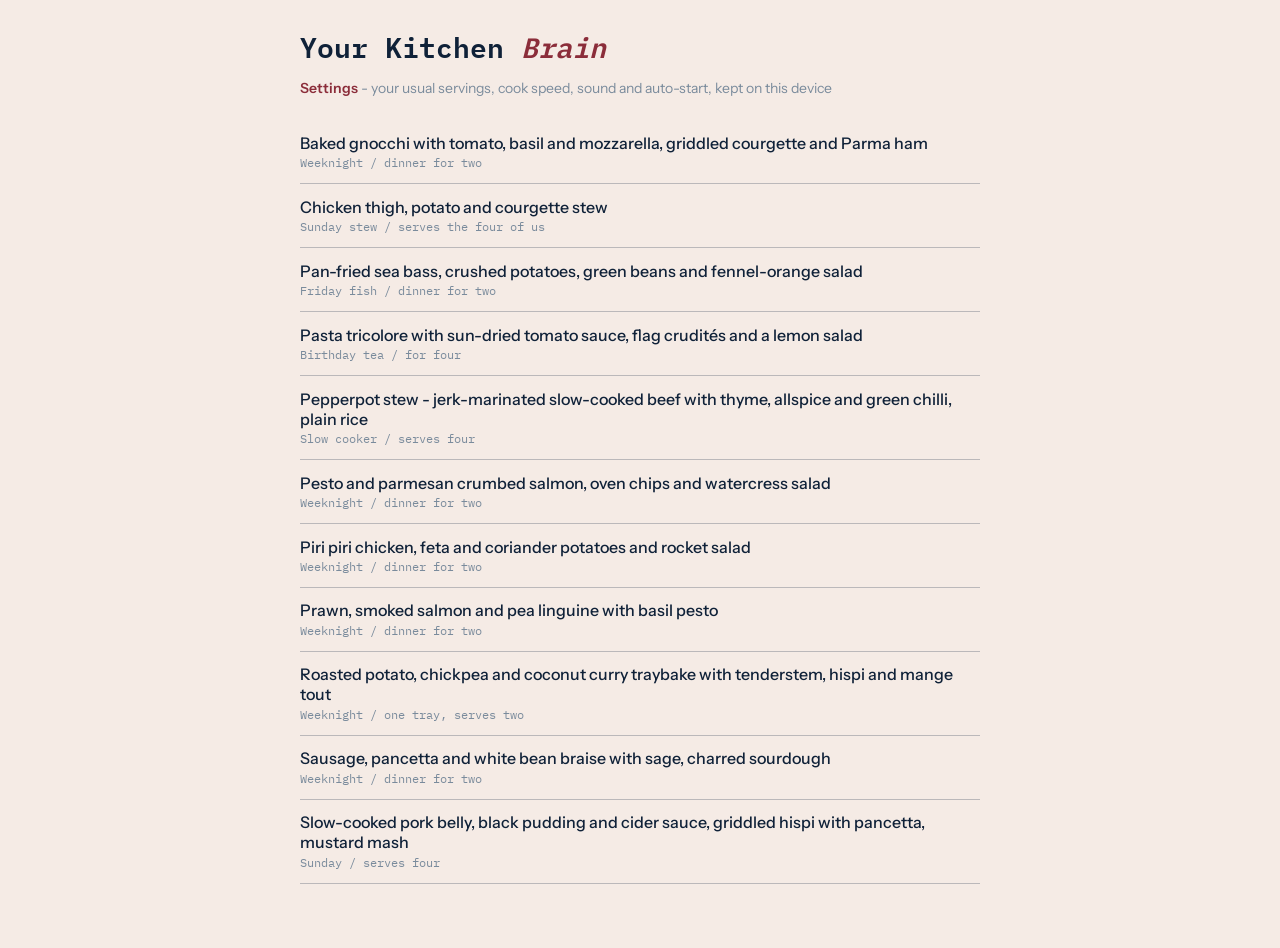
<file: index.html>
<!DOCTYPE html><html lang="en-GB"><head><meta charset="utf-8"><meta name="viewport" content="width=device-width, initial-scale=1"><title>Your Kitchen Brain</title><meta name="theme-color" content="#0F2138"><style>body{background:#F5EBE5;color:#0F2138;font-family:"Instrument Sans",system-ui,sans-serif;margin:0}.wrap{max-width:680px;margin:0 auto;padding:1.5rem 1.25rem 4rem}h1{font-family:"IBM Plex Mono",monospace;font-weight:600;font-size:28px;margin:0 0 1.25rem}h1 b{font-style:italic;color:#8B2D3A}ul{list-style:none;padding:0;margin:0}li{display:flex;flex-direction:column;gap:.15rem;padding:.8rem 0;border-bottom:1px solid rgba(15,33,56,.25)}a{color:#0F2138;text-decoration:none;font-weight:500}a:hover{color:#8B2D3A}li span{font-family:"IBM Plex Mono",monospace;font-size:12px;color:#7A8B9C}.setl{font-size:14px;color:#7A8B9C;margin:-.6rem 0 1.4rem}.setl a{color:#8B2D3A;font-weight:600}</style><link rel="stylesheet" href="fonts/fonts.css"><link rel="manifest" href="manifest.webmanifest"><link rel="icon" href="icon.svg" type="image/svg+xml"><link rel="apple-touch-icon" href="icon-180.png"></head><body><div class="wrap"><h1>Your Kitchen <b>Brain</b></h1><p class="setl"><a href="settings.html">Settings</a> - your usual servings, cook speed, sound and auto-start, kept on this device</p><ul><li><a href="baked-gnocchi-courgette-parma-ham.html">Baked gnocchi with tomato, basil and mozzarella, griddled courgette and Parma ham</a><span>Weeknight  /  dinner for two</span></li>
<li><a href="chicken-thigh-stew.html">Chicken thigh, potato and courgette stew</a><span>Sunday stew  /  serves the four of us</span></li>
<li><a href="sea-bass-crushed-potatoes.html">Pan-fried sea bass, crushed potatoes, green beans and fennel-orange salad</a><span>Friday fish  /  dinner for two</span></li>
<li><a href="pasta-tricolore-sun-dried-tomato.html">Pasta tricolore with sun-dried tomato sauce, flag crudités and a lemon salad</a><span>Birthday tea  /  for four</span></li>
<li><a href="pepperpot-stew.html">Pepperpot stew - jerk-marinated slow-cooked beef with thyme, allspice and green chilli, plain rice</a><span>Slow cooker  /  serves four</span></li>
<li><a href="crumbed-salmon-oven-chips.html">Pesto and parmesan crumbed salmon, oven chips and watercress salad</a><span>Weeknight  /  dinner for two</span></li>
<li><a href="piri-piri-chicken.html">Piri piri chicken, feta and coriander potatoes and rocket salad</a><span>Weeknight  /  dinner for two</span></li>
<li><a href="prawn-smoked-salmon-pea-pesto-linguine.html">Prawn, smoked salmon and pea linguine with basil pesto</a><span>Weeknight  /  dinner for two</span></li>
<li><a href="coconut-chickpea-potato-traybake.html">Roasted potato, chickpea and coconut curry traybake with tenderstem, hispi and mange tout</a><span>Weeknight  /  one tray, serves two</span></li>
<li><a href="sausage-leek-white-bean-braise.html">Sausage, pancetta and white bean braise with sage, charred sourdough</a><span>Weeknight  /  dinner for two</span></li>
<li><a href="slow-pork-belly-cider-sauce.html">Slow-cooked pork belly, black pudding and cider sauce, griddled hispi with pancetta, mustard mash</a><span>Sunday  /  serves four</span></li></ul></div><script>if("serviceWorker" in navigator) addEventListener("load", ()=>navigator.serviceWorker.register("sw.js"));</script></body></html>
</file>
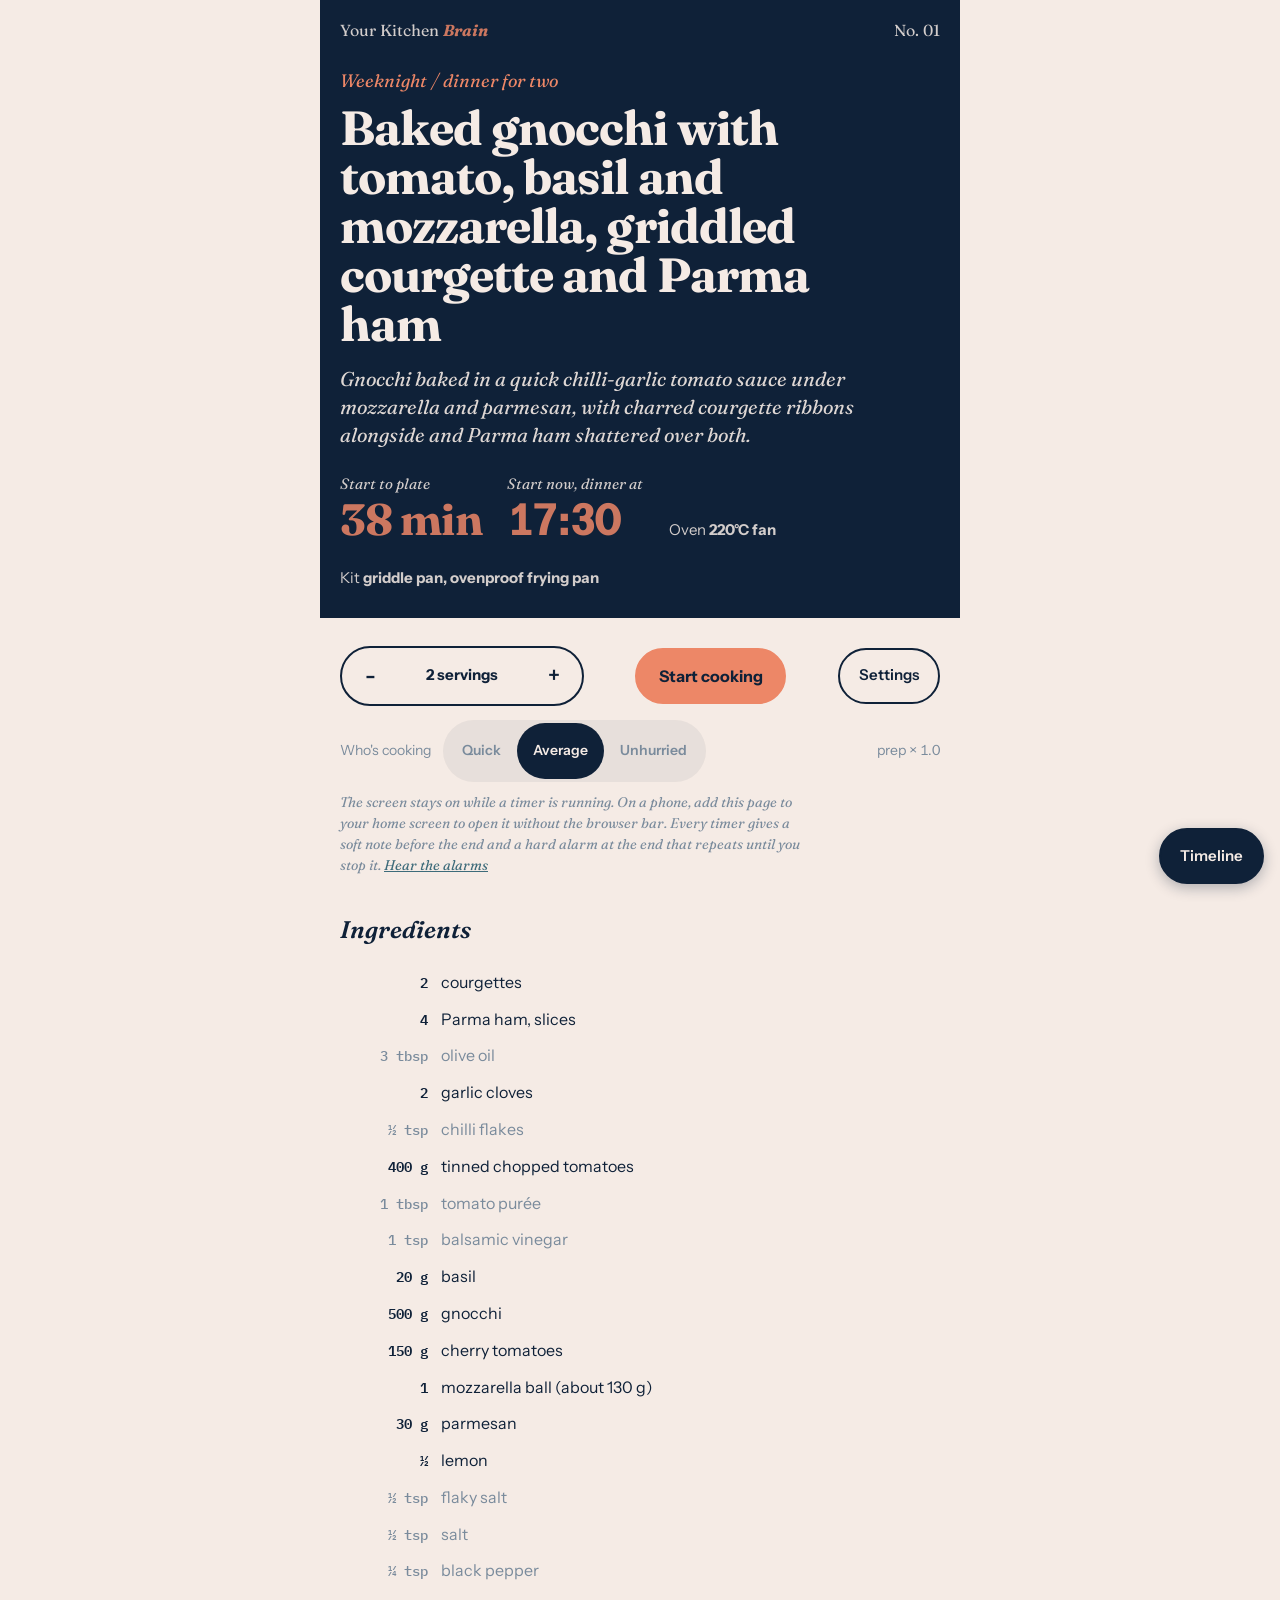
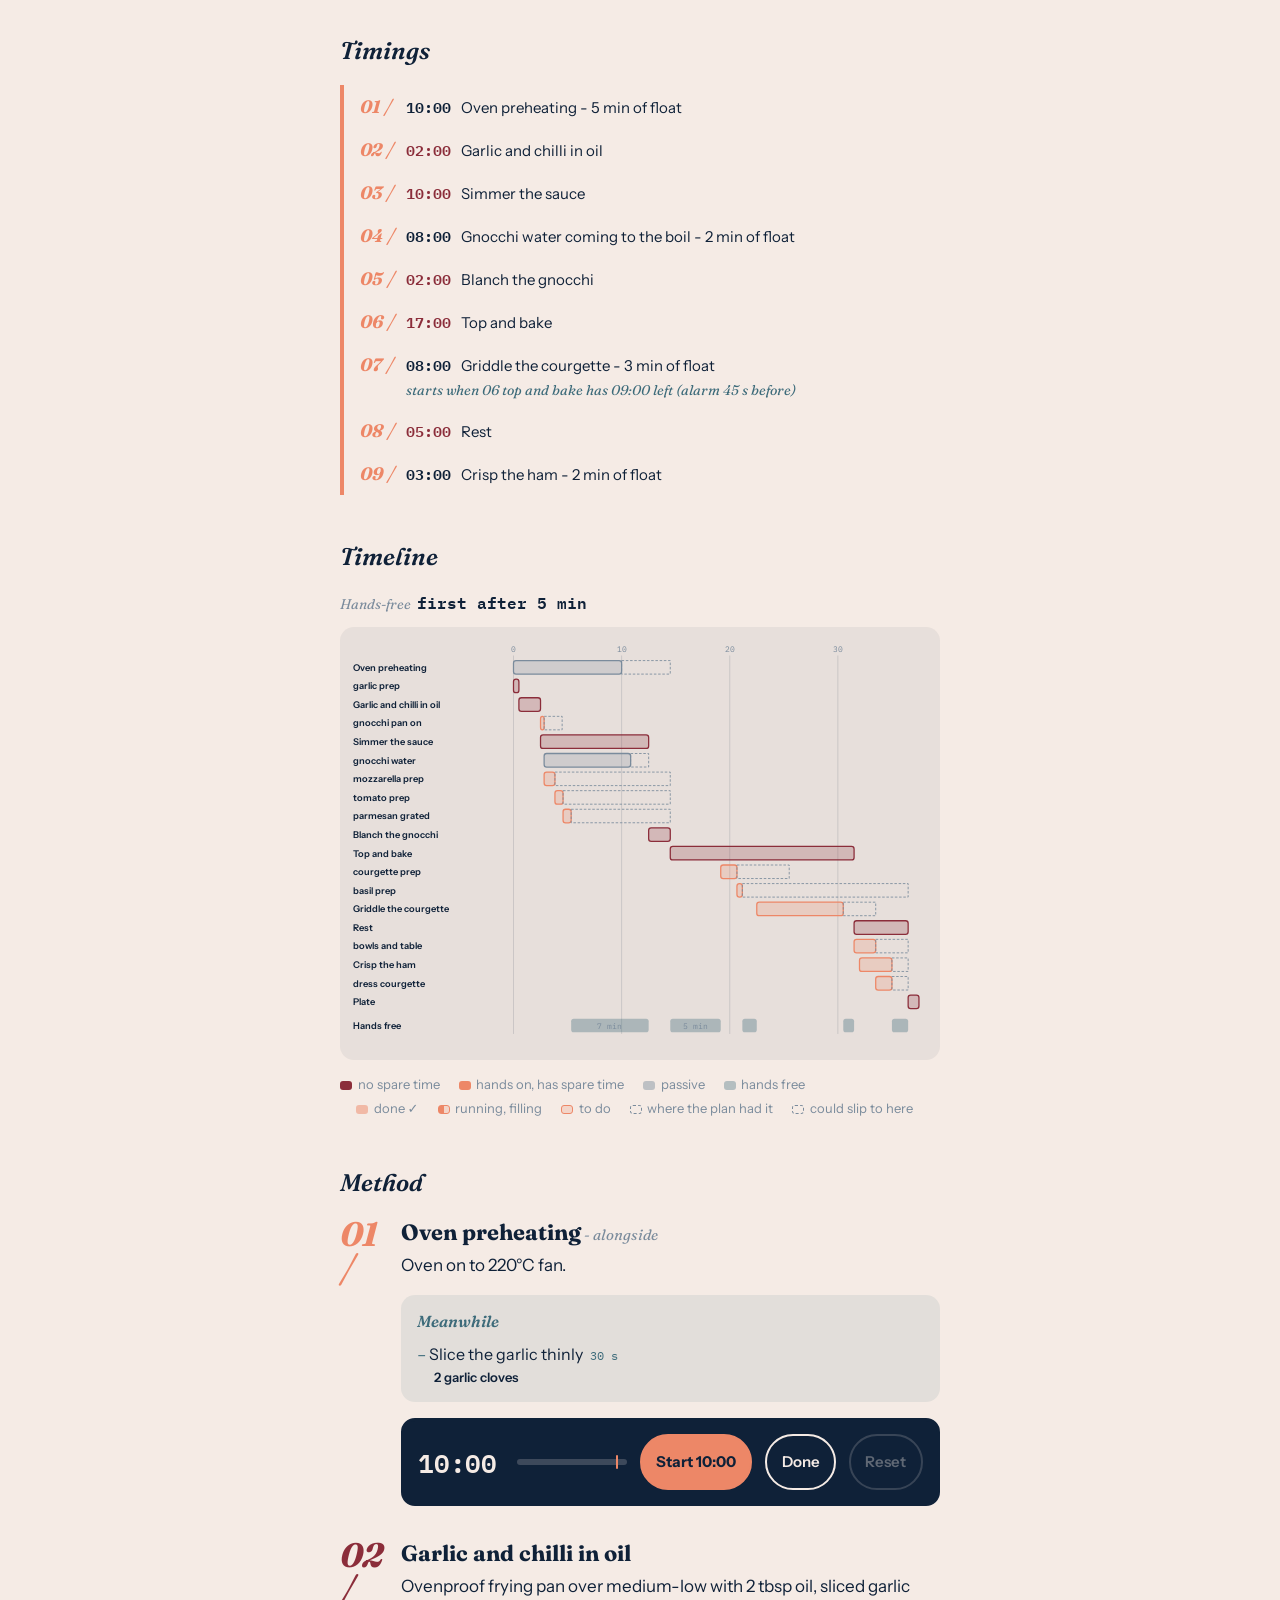
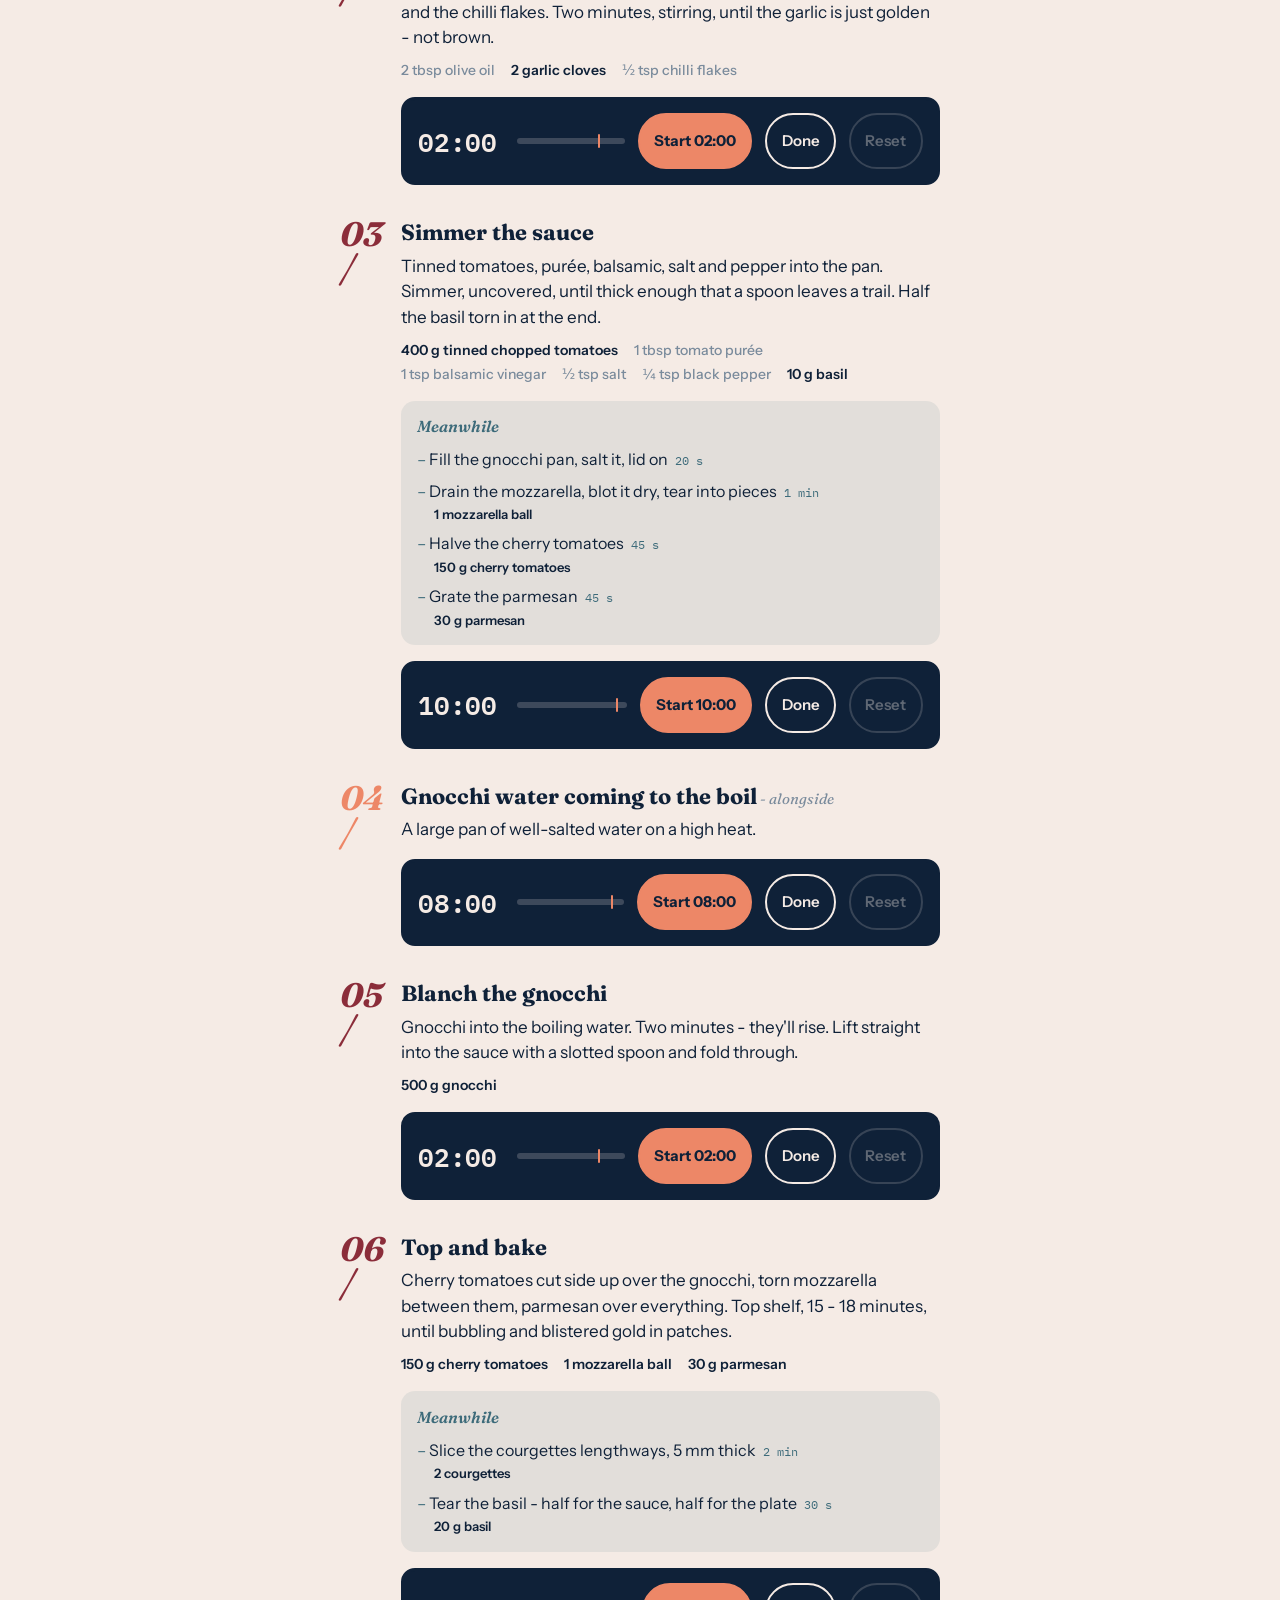
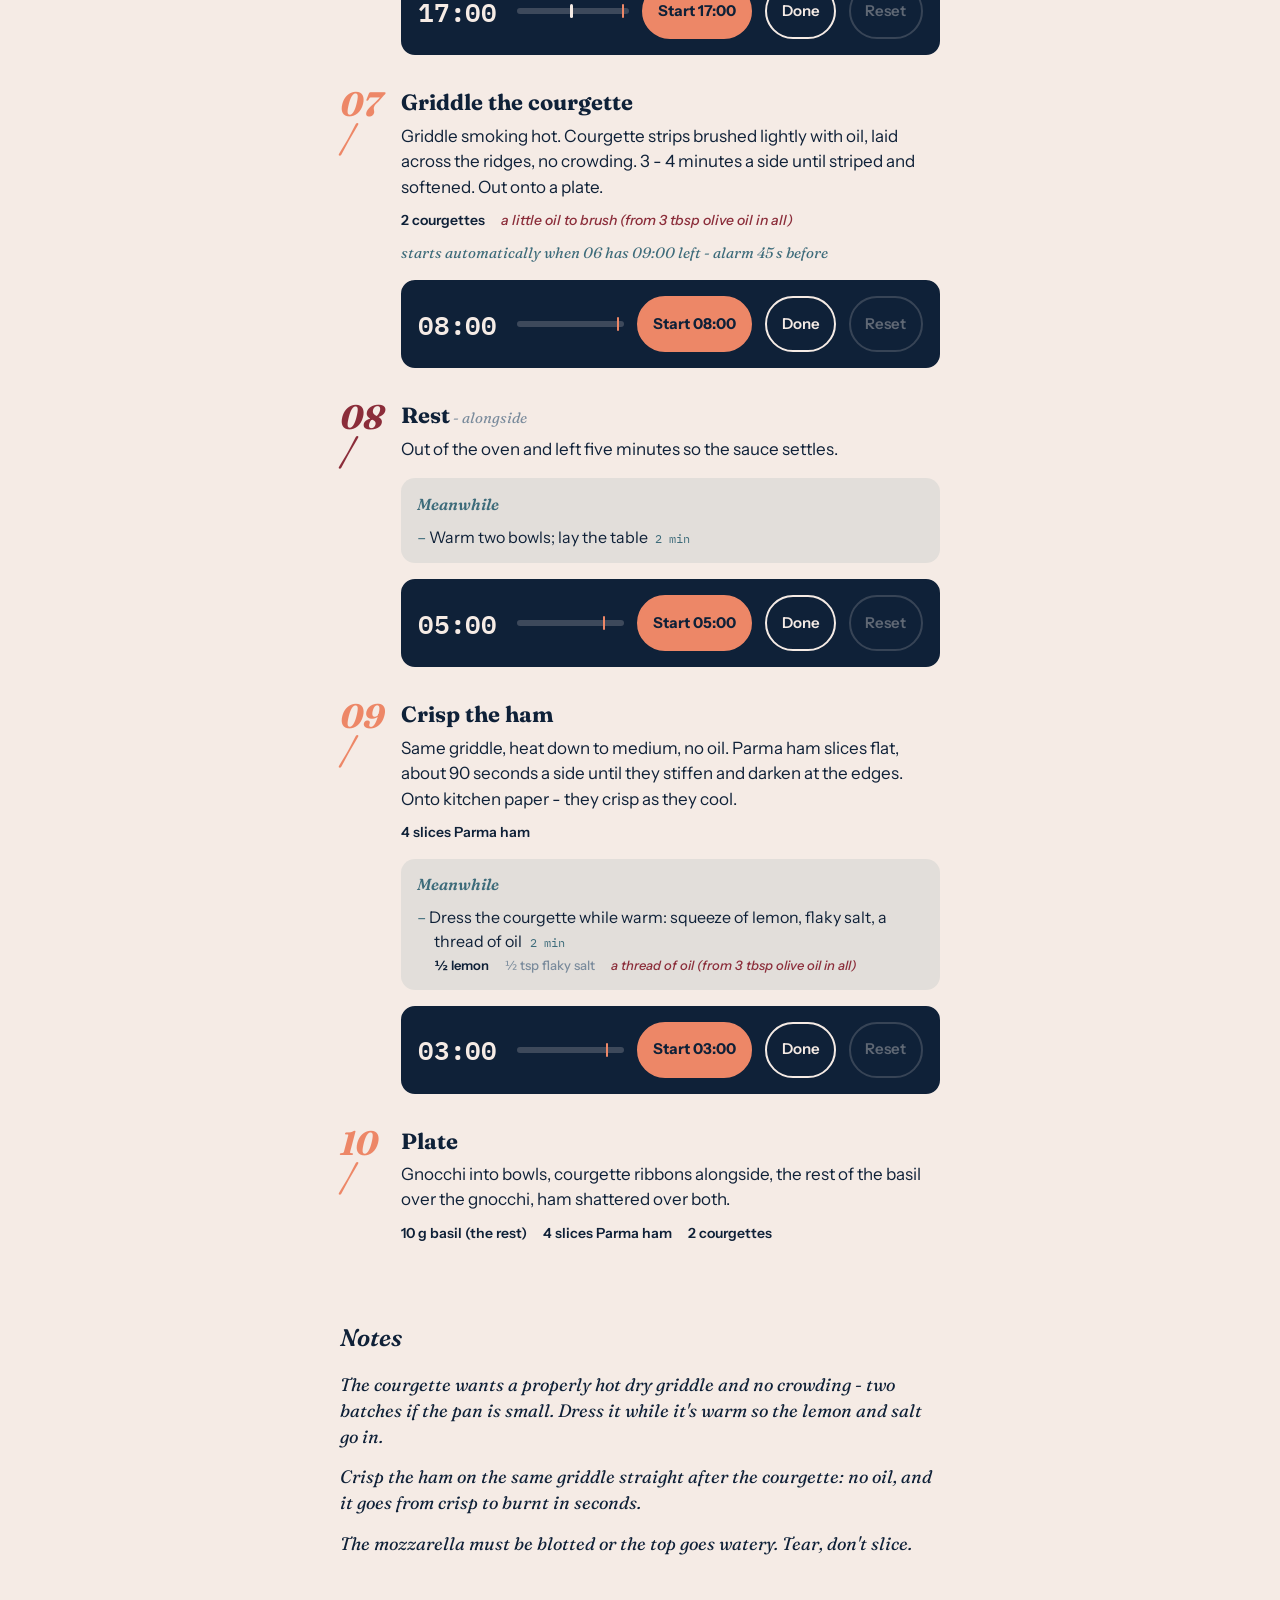
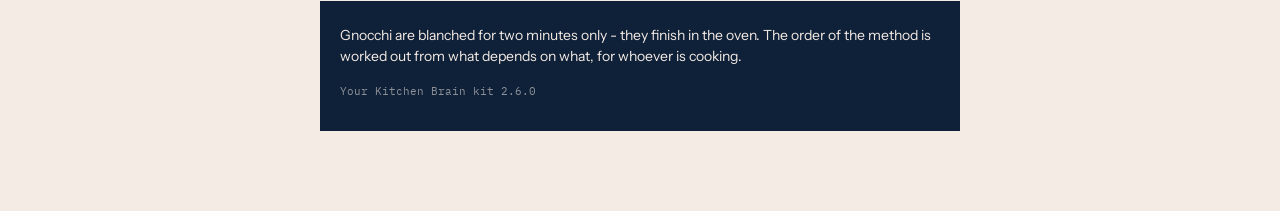
<file: baked-gnocchi-courgette-parma-ham.html>
<!DOCTYPE html>
<html lang="en-GB">
<head>
<meta charset="utf-8">
<meta name="viewport" content="width=device-width, initial-scale=1, viewport-fit=cover">
<meta name="theme-color" content="#0F2138">
<meta name="mobile-web-app-capable" content="yes">
<meta name="apple-mobile-web-app-capable" content="yes">
<meta name="apple-mobile-web-app-status-bar-style" content="default">

<title>Baked gnocchi with tomato, basil and mozzarella, griddled courgette and Parma ham</title>


<style>
  :root{
    --navy:#0F2138; --coral:#ED8767; --teal:#3D6B7A; --cream:#F5EBE5; --wine:#8B2D3A; --slate:#7A8B9C;
    --ink:var(--navy); --paper:var(--cream); --teal-wash:rgba(61,107,122,.10); --navy-wash:rgba(15,33,56,.06);
    --display:"Fraunces",Georgia,serif; --ui:"Instrument Sans",system-ui,sans-serif; --fig:"IBM Plex Mono",ui-monospace,monospace;
    --r:14px;
  }
  *{box-sizing:border-box;margin:0;padding:0}
  html{-webkit-text-size-adjust:100%;background:var(--navy)}
  body{background:var(--paper);color:var(--ink);font-family:var(--ui);font-size:17px;line-height:1.5;min-height:100vh}
  button{font:inherit;color:inherit;background:none;border:2px solid var(--navy);border-radius:999px;padding:.6rem 1.05rem;cursor:pointer;font-family:var(--ui);font-size:15px;font-weight:600;touch-action:manipulation}
  button:focus-visible{outline:3px solid var(--coral);outline-offset:2px}
  button:disabled{opacity:.35;cursor:default}
  strong{font-weight:700}
  em{font-family:var(--display);font-style:italic;font-weight:500}
  .wrap{max-width:640px;margin:0 auto;padding:0 1.25rem 5rem}

  /* ---- hero: navy field ---- */
  .hero{background:var(--navy);color:var(--cream);margin:0 -1.25rem 1.75rem;padding:1.1rem 1.25rem 1.75rem}
  .hero .inner{max-width:640px;margin:0 auto}
  .mark{display:flex;justify-content:space-between;align-items:baseline;font-family:var(--display);font-size:16px;color:var(--cream);opacity:.85;margin-bottom:1.6rem}
  .mark b{font-weight:700;font-style:italic;color:var(--coral)}
  .mark .no{font-variant-numeric:tabular-nums}
  .kicker{font-family:var(--display);font-style:italic;font-size:18px;color:var(--coral);margin-bottom:.6rem}
  h1{font-family:var(--display);font-optical-sizing:auto;font-weight:700;font-size:clamp(34px,8.5vw,48px);line-height:1.02;letter-spacing:-.02em;max-width:15ch;color:var(--cream)}
  .lede{font-family:var(--display);font-style:italic;font-weight:400;font-size:20px;line-height:1.4;margin-top:1rem;max-width:40ch;color:var(--cream);opacity:.9}
  .meta{display:flex;gap:1.6rem;flex-wrap:wrap;align-items:flex-end;margin-top:1.5rem;font-size:15px;color:var(--cream);opacity:.85}
  .meta span:first-child{font-family:var(--display);font-style:italic;opacity:1}
  .meta span:first-child b{display:block;font-style:normal;font-size:44px;line-height:1;font-weight:700;color:var(--coral);font-variant-numeric:tabular-nums;margin-top:.15rem;letter-spacing:-.02em}
  .meta b{color:var(--cream);font-weight:700}
  .meta .plate i{font-family:var(--display);font-style:italic}
  .meta .plate b{display:block;font-size:44px;line-height:1;color:var(--coral);font-variant-numeric:tabular-nums;margin-top:.15rem;letter-spacing:-.02em}
  .cm-plate{margin-left:.8rem;font-family:var(--fig);font-style:normal;font-size:15px;color:var(--cream)}

  /* ---- controls ---- */
  .controls{display:flex;align-items:center;justify-content:space-between;gap:.75rem;flex-wrap:wrap;margin-bottom:.9rem}
  .stepper{display:flex;align-items:center;border:2px solid var(--navy);border-radius:999px;overflow:hidden}
  .stepper button{width:2.7rem;height:2.7rem;padding:0;display:grid;place-items:center;font-size:22px;border:0;border-radius:0}
  .stepper output{min-width:8rem;text-align:center;font-weight:700;font-size:15px}
  .cook{background:var(--coral);color:var(--navy);border-color:var(--coral);padding:.8rem 1.35rem;font-weight:700;font-size:16px}
  .speed{display:flex;align-items:center;gap:.75rem;flex-wrap:wrap;font-size:14px;color:var(--slate);margin-bottom:.6rem}
  .speed .opts{display:flex;background:var(--navy-wash);border-radius:999px;padding:3px}
  .speed .opts button{border:0;padding:.45rem .85rem;font-size:14px;border-radius:999px}
  .speed .opts button.on{background:var(--navy);color:var(--cream)}
  .speed .fac{margin-left:auto;font-variant-numeric:tabular-nums}
  .hint{font-family:var(--display);font-style:italic;font-size:14px;color:var(--slate);margin:0 0 2.25rem;max-width:52ch}
  .hint button.link{border:0;padding:0;font:inherit;color:var(--teal);text-decoration:underline;cursor:pointer}

  h2{font-family:var(--display);font-style:italic;font-weight:600;font-size:24px;color:var(--ink);margin:0 0 1rem}
  section{margin-bottom:2.75rem}

  /* ---- timings: coral edge ---- */
  .timings{list-style:none;font-size:15px;border-left:4px solid var(--coral);padding-left:1rem}
  .timings li{display:grid;grid-template-columns:2.4rem 1fr;gap:.5rem;padding:.5rem 0;align-items:baseline}
  .timings .n{font-family:var(--display);font-style:italic;font-weight:700;color:var(--coral);font-size:18px}
  .timings .t{font-family:var(--fig);font-weight:600;font-variant-numeric:tabular-nums;margin-right:.6rem}
  .timings li.crit .t{color:var(--wine)}
  .timings .cue{display:block;color:var(--teal);font-size:14px;margin-top:.15rem;font-family:var(--display);font-style:italic}

  /* ---- timeline ---- */
  .gantt{width:100%;overflow:hidden;font-family:var(--ui);font-size:11px;background:var(--navy-wash);border-radius:var(--r);padding:.9rem .8rem .5rem}
  .gantt svg{width:100%;height:auto;display:block}
  .gantt .lbl{fill:var(--ink);font-size:11px;font-weight:600} .gantt .grid{stroke:rgba(15,33,56,.15);stroke-width:1} .gantt .tick{fill:var(--slate);font-family:var(--fig);font-size:10px}
  .gantt .crit{fill:var(--wine)} .gantt .hands{fill:var(--coral)} .gantt .pass{fill:var(--slate);opacity:.45} .gantt .flt{fill:none;stroke:var(--slate);stroke-dasharray:3 2;stroke-width:1}
  .gantt .free{fill:var(--teal);opacity:.35} .gantt .now{stroke:var(--navy);stroke-width:2}
  .glegend{font-size:13px;color:var(--slate);margin-top:.7rem;line-height:1.9}
  .glegend .k{display:inline-block;width:12px;height:9px;margin:0 .35rem 0 1rem;vertical-align:middle;border-radius:3px}
  .glegend .k:first-child{margin-left:0}
  .glegend .k.st-done{background:var(--coral);opacity:.5} .glegend .k.st-run{background:linear-gradient(90deg,var(--coral) 55%,rgba(237,135,103,.22) 55%);border:1.5px solid var(--coral)} .glegend .k.st-todo{background:rgba(237,135,103,.22);border:1.5px solid var(--coral)} .glegend .k.ghost{border:1.5px dashed var(--slate)}
  .gantt .todo{fill-opacity:.22;stroke-width:1.5} .gantt .crit.todo{stroke:var(--wine)} .gantt .hands.todo{stroke:var(--coral)} .gantt .pass.todo{stroke:var(--slate);opacity:1}
  .gantt .done{opacity:.5} .gantt .pass.done{opacity:.3}
  .gantt .ghost{fill:none;stroke:var(--slate);stroke-width:1.5;stroke-dasharray:3 3}
  .gantt .tickmark{fill:var(--ink);font-size:12px;font-weight:700}
  .gantt .hit{fill:transparent} .gantt g.row{cursor:pointer} .gantt g.row:hover .lbl{fill:var(--wine)}
  .greads{display:flex;flex-wrap:wrap;gap:.4rem 1.6rem;margin:0 0 .8rem;font-size:14px;color:var(--slate)}
  .greads i{font-family:var(--display);font-style:italic;margin-right:.4rem} .greads b{font-family:var(--fig);color:var(--ink);font-size:16px;font-variant-numeric:tabular-nums}
  .tl-open{position:fixed;right:1rem;bottom:calc(1rem + env(safe-area-inset-bottom));z-index:6;background:var(--navy);color:var(--cream);border-color:var(--navy);box-shadow:0 4px 14px rgba(15,33,56,.3)}
  .tl-sheet{position:fixed;inset:0;z-index:20;background:var(--paper);display:flex;flex-direction:column;padding:0 0 env(safe-area-inset-bottom)}
  .tl-sheet[hidden]{display:none}
  .tl-top{display:flex;justify-content:space-between;align-items:center;gap:1rem;padding:.8rem 1rem .4rem;background:var(--paper)}
  .tl-top .greads{margin:0}
  .tl-body{flex:1;overflow:auto;padding:0 1rem} .tl-body .lbl{font-size:13px} .tl-body .tickmark{font-size:14px} .tl-body .gantt svg{width:auto}
  .tl-hint{font-family:var(--display);font-style:italic;font-size:13px;color:var(--slate);padding:.3rem 1rem 0}
  .tl-sheet .glegend{padding:0 1rem .8rem;margin:0}
  @media (orientation:landscape) and (max-height:520px){ .tl-sheet .glegend, .tl-hint{display:none} }
  .cm-btns{display:flex;gap:.5rem;flex-wrap:wrap;justify-content:flex-end}
  .glegend .k.crit{background:var(--wine)} .glegend .k.hands{background:var(--coral)} .glegend .k.pass{background:var(--slate);opacity:.45} .glegend .k.flt{border:1px dashed var(--slate)} .glegend .k.free{background:var(--teal);opacity:.35}

  /* ---- ingredients ---- */
  ul.ings{list-style:none}
  ul.ings li{display:grid;grid-template-columns:5.5rem 1fr;gap:.8rem;padding:.4rem 0;align-items:baseline;font-size:16px}
  ul.ings .q{font-family:var(--fig);font-size:14px;font-weight:600;text-align:right;white-space:nowrap;font-variant-numeric:tabular-nums;color:var(--ink)}
  ul.ings .pantry{color:var(--slate)} ul.ings .pantry .q{color:var(--slate);font-weight:500}

  /* ---- method: numerals and space, no rules ---- */
  ol.steps{list-style:none}
  ol.steps > li{display:grid;grid-template-columns:3.2rem 1fr;gap:.6rem;padding:0 0 2rem}
  ol.steps > li > div{min-width:0}   /* let the text column shrink to the screen instead of its widest item */
  ol.steps .n{font-family:var(--display);font-style:italic;font-weight:700;color:var(--coral);font-size:34px;line-height:1;padding-top:0}
  ol.steps h3{font-family:var(--display);font-weight:700;font-size:22px;line-height:1.15;margin:.2rem 0 .5rem}
  ol.steps p{max-width:58ch;font-size:17px}
  ol.steps .link{font-size:15px;color:var(--teal);margin-top:.7rem;font-style:italic;font-family:var(--display)}
  ol.steps li.crit .n{color:var(--wine)}
  ol.steps li.along h3::after{content:" - alongside";font-weight:400;font-style:italic;color:var(--slate);font-size:15px}
  ol.steps li.prep0 .n{color:var(--slate)}

  .need{display:flex;flex-wrap:wrap;gap:.2rem 1rem;margin-top:.6rem;max-width:58ch;font-size:14px;font-weight:600;color:var(--ink)}
  .need .pantry{color:var(--slate);font-weight:500}
  .need .remind{color:var(--wine);font-weight:500;font-style:italic}
  .mw li .need{text-indent:0;margin-top:.15rem;font-size:13px}
  .cm-ings span.pantry{color:var(--slate);font-weight:500} .cm-ings span.remind{color:var(--coral);font-weight:500;font-style:italic}
  /* amounts inside cooking mode's Meanwhile box sit on navy: light slate, not the page's navy ink */
  .cm-mw .need{color:var(--slate)} .cm-mw .need .pantry{color:var(--slate);opacity:.7} .cm-mw .need .remind{color:var(--coral)}
  .mw{margin-top:1rem;max-width:58ch;background:var(--teal-wash);border-radius:var(--r);padding:.85rem 1rem .7rem}
  .mw b{font-family:var(--display);font-style:italic;font-weight:600;font-size:16px;color:var(--teal);display:block;margin-bottom:.35rem}
  .mw ul{list-style:none} .mw li{padding:.22rem 0 .22rem 1.1rem;text-indent:-1.1rem;font-size:16px}
  .mw li::before{content:"\2013  ";color:var(--teal)}
  .mw li i{white-space:nowrap;font-style:normal;color:var(--teal);font-family:var(--fig);font-size:12px;margin-left:.45rem;font-variant-numeric:tabular-nums}

  /* ---- timer instrument: navy ---- */
  .st{display:grid;grid-template-columns:auto 1fr auto auto auto;align-items:center;gap:.8rem;margin-top:1rem;padding:.8rem .9rem;background:var(--navy);color:var(--cream);border-radius:var(--r);border:3px solid var(--navy)}
  .st .clock{font-family:var(--fig);font-size:26px;font-weight:600;letter-spacing:-.01em;font-variant-numeric:tabular-nums;min-width:5.4ch}
  .st .clock.warn{color:var(--coral)} .st .clock.done{color:var(--coral)}
  .st .bar{height:6px;background:rgba(245,235,229,.2);position:relative;border-radius:3px;min-width:3rem}
  .st .bar i{position:absolute;left:0;top:0;bottom:0;background:var(--coral);width:0;border-radius:3px}
  .st .bar u{position:absolute;top:-4px;bottom:-4px;width:3px;background:var(--cream);text-decoration:none;border-radius:2px}
  .st button{padding:.5rem .9rem;font-size:14px;border-color:rgba(245,235,229,.5);color:var(--cream)}
  .st button.go{background:var(--coral);border-color:var(--coral);color:var(--navy);font-weight:700}
  .st button.go.run{background:var(--cream);border-color:var(--cream);color:var(--navy)}
  .st .bar u.w{background:var(--coral);width:2px}
  .st button.go.ring{background:var(--wine);border-color:var(--wine);color:var(--cream)}
  .st.ringing{border-color:var(--wine)}
  .strip span.ring b{color:var(--wine)}
  @keyframes pulse{50%{opacity:.55}}
  @media (prefers-reduced-motion:no-preference){ .st button.go.ring,.strip span.ring b{animation:pulse 1s ease-in-out infinite} }
  li.running .st{border-color:var(--coral)}
  li.running .n{color:var(--coral)}

  .notes p{max-width:58ch;margin-bottom:.9rem;font-family:var(--display);font-style:italic;font-size:18px;line-height:1.45}
  footer{font-size:14px;color:var(--cream);background:var(--navy);margin:0 -1.25rem;padding:1.5rem 1.25rem 2rem}
  footer p,footer{max-width:none}
  footer .kv{display:block;margin-top:1rem;font-family:var(--fig);font-size:11px;opacity:.55}

  /* ---- running strip ---- */
  .strip{position:sticky;top:0;z-index:5;background:var(--coral);color:var(--navy);font-size:14px;font-weight:600;padding:.65rem 1.25rem;display:none;gap:.4rem 1.25rem;flex-wrap:wrap;font-variant-numeric:tabular-nums}
  .strip.on{display:flex}
  .strip span b{font-family:var(--fig);font-weight:700;margin-right:.45rem}
  .strip span.warn b{color:var(--wine)}
  .strip span.cue{flex-basis:100%;color:var(--navy)}
  .strip span.cue b{font-family:var(--ui)}

  /* ---- cooking mode: the stage ---- */
  .cookmode{position:fixed;inset:0;background:var(--navy);color:var(--cream);display:none;flex-direction:column;overflow:auto;z-index:10;padding-bottom:env(safe-area-inset-bottom)}
  .cookmode.on{display:flex}
  .cookmode button{border-color:rgba(245,235,229,.5);color:var(--cream)}
  .cm-top{display:flex;justify-content:space-between;align-items:center;padding:1rem 1.25rem .5rem;font-family:var(--display);font-style:italic;font-size:17px;color:var(--coral)}
  .cm-top button{font-size:14px;padding:.45rem .9rem}
  .cm-body{flex:1;padding:.5rem 1.25rem 1.5rem;max-width:640px;width:100%;margin:0 auto;display:flex;flex-direction:column}
  .cm-n{font-family:var(--display);font-style:italic;font-weight:700;color:var(--coral);font-size:30px;line-height:1;margin-bottom:.5rem}
  .cm-title{font-family:var(--display);font-weight:700;font-size:clamp(30px,7.5vw,40px);line-height:1.05;margin-bottom:1rem;letter-spacing:-.015em}
  .cm-text{font-size:19px;line-height:1.5;max-width:54ch}
  .cm-mw{margin-top:1.1rem;font-size:17px;max-width:54ch;background:rgba(245,235,229,.08);border-radius:var(--r);padding:.85rem 1rem .7rem}
  .cm-mw b{font-family:var(--display);font-style:italic;font-weight:600;font-size:16px;color:var(--coral);display:block;margin-bottom:.35rem}
  .cm-mw ul{list-style:none} .cm-mw li{padding:.22rem 0 .22rem 1.1rem;text-indent:-1.1rem} .cm-mw li::before{content:"\2013  ";color:var(--coral)}
  .cm-mw li i{font-style:normal;color:var(--slate);font-family:var(--fig);font-size:12px;margin-left:.45rem}
  .cm-ings{margin-top:1.25rem;font-size:15px;color:var(--slate);padding-top:.9rem}
  .cm-ings span{color:var(--cream);display:inline-block;margin-right:1.25rem;margin-bottom:.35rem;font-weight:600}
  .cm-timings{margin-top:1.25rem;padding-top:.9rem}
  .cm-timings h4{font-family:var(--display);font-style:italic;font-weight:600;font-size:16px;color:var(--coral);margin-bottom:.5rem}
  .cm-timings .timings{border-left-color:var(--coral)} .cm-timings .timings li.crit .t{color:var(--coral)} .cm-timings .timings .cue{color:var(--slate)}
  .cm-cue{font-size:18px;color:var(--navy);background:var(--coral);border-radius:var(--r);padding:.7rem 1rem;margin-top:1rem;font-weight:700}
  .cm-timer{margin-top:auto;padding-top:1.5rem}
  .cm-timer .st{grid-template-columns:1fr;gap:1rem;padding:1.2rem 1rem 1rem;background:rgba(245,235,229,.06);border-color:rgba(245,235,229,.25)}
  .cm-timer .st .clock{font-size:clamp(72px,22vw,120px);line-height:1;letter-spacing:-.04em;text-align:center;font-weight:600}
  .cm-timer .st .bar{height:8px}
  .cm-timer .st .row{display:grid;grid-template-columns:2fr 1fr 1fr;gap:.6rem} .cm-timer .st .row button{white-space:nowrap}
  .cm-timer .st .row button{padding:1rem 1.1rem;font-size:17px}
  .cm-timer .none{font-family:var(--display);font-style:italic;font-size:16px;color:var(--slate);text-align:center;padding:1rem 0}
  .cm-nav{display:flex;justify-content:space-between;gap:.6rem;padding:1rem 1.25rem 1.25rem;max-width:640px;width:100%;margin:0 auto}
  .cm-nav button{flex:1;padding:1.05rem;font-size:17px;font-weight:700}
  .cm-nav button.fin{background:var(--coral);color:var(--navy);border-color:var(--coral)}
  .cm-others{font-size:15px;color:var(--slate);margin-top:1.25rem;font-variant-numeric:tabular-nums}
  .cm-others .lbl{font-family:var(--display);font-style:italic;color:var(--coral);margin-bottom:.3rem}
  .cm-others .row{display:grid;grid-template-columns:4.6rem 1fr;gap:.6rem;padding:.45rem 0;cursor:pointer;color:var(--cream)}
  .cm-others .row b{font-family:var(--fig);font-weight:700}
  .cm-wake{font-family:var(--display);font-style:italic;font-size:14px;color:var(--slate);margin-top:1rem}

  @media (prefers-reduced-motion:no-preference){ .st .bar i{transition:width .5s linear} }
  @media (max-width:420px){ ul.ings li{grid-template-columns:4.8rem 1fr} ol.steps > li{grid-template-columns:2.7rem 1fr} ol.steps .n{font-size:30px} }
  /* ---- controls for wet, floury hands (plan Phase 3) ----
     Every control at least 56 px tall, cooking mode's main actions 72 px, 12 px or more between neighbours.
     A visible press, and a short buzz where the phone can. Reset needs a press-and-hold. */
  button{min-height:56px;padding:.7rem 1.2rem}
  button.link{min-height:0;padding:0}
  .stepper button{width:56px;height:56px;min-height:56px}
  .speed .opts button{min-height:56px;padding:.6rem 1rem}
  .st button{min-height:56px;font-size:15px}
  .cm-top{flex-direction:column;align-items:stretch;gap:.6rem}
  .cm-btns{display:flex;justify-content:space-between;gap:.75rem} .cm-right{display:flex;gap:.75rem}
  .cm-top button{min-height:56px;font-size:15px;padding:.6rem 1.1rem} #cmFull{min-width:56px;padding:0;font-size:22px;font-style:normal}
  .cm-mw li .need{text-indent:0;margin-top:.15rem;font-size:14px}
  .cm-timer .st .row{gap:.75rem} .cm-timer .st .row button{min-height:72px;font-size:18px;padding:.5rem .6rem}
  .cm-nav{display:grid;grid-template-columns:minmax(6rem,1fr) 3fr;gap:.75rem}
  .cm-nav button{min-height:72px;font-size:19px}
  .cm-others .row{min-height:56px;align-items:center}
  .tl-open{min-height:56px}
  button:active:not(:disabled){filter:brightness(.88)}
  @media (prefers-reduced-motion:no-preference){ button{transition:transform .06s,filter .06s} button:active:not(:disabled){transform:translateY(2px) scale(.98)} }
  button.hold{-webkit-touch-callout:none;user-select:none;-webkit-user-select:none}
  button.holding{color:var(--cream);background:linear-gradient(var(--wine),var(--wine)) left/0% 100% no-repeat;animation:holdfill .8s linear forwards}
  @keyframes holdfill{to{background-size:100% 100%}}
  @media (max-width:420px){ #read .st{grid-template-columns:1fr auto auto;grid-template-areas:"clock bar bar" "go fin reset"} #read .st .clock{grid-area:clock} #read .st .bar{grid-area:bar} #read .st .go{grid-area:go} #read .st .fin-btn{grid-area:fin} #read .st .reset-btn{grid-area:reset} }
  .st button.fin-btn{border-color:var(--cream);color:var(--cream)} .st button.go.undo{background:var(--cream);border-color:var(--cream);color:var(--navy)}
  .cm-cue:empty{display:none}
  /* alert levels: urgent takes the whole screen; heads-up and soft are banners that clear themselves */
  .alarm-over{position:fixed;inset:0;z-index:50;display:flex;flex-direction:column;justify-content:center;align-items:flex-start;gap:1rem;
    padding:2rem 1.5rem calc(2rem + env(safe-area-inset-bottom));border:0;border-radius:0;background:var(--wine);color:var(--cream);text-align:left;cursor:pointer}
  .alarm-over[hidden]{display:none}
  .alarm-over .ao-k{font-family:var(--display);font-style:italic;font-size:22px;opacity:.85}
  .alarm-over .ao-title{font-family:var(--display);font-weight:700;font-size:clamp(34px,9vw,52px);line-height:1.05}
  .alarm-over .ao-note{font-size:19px;line-height:1.45;max-width:30ch}
  .alarm-over .ao-tap{margin-top:1.5rem;font-weight:700;font-size:18px;border:2px solid var(--cream);border-radius:999px;padding:.9rem 1.4rem}
  @media (prefers-reduced-motion:no-preference){ .alarm-over .ao-tap{animation:pulse 1s ease-in-out infinite} }
  .strip span.cue.lvl-soft{font-weight:500}
  .cm-cue.lvl-soft{background:rgba(245,235,229,.12);color:var(--cream);font-weight:500}
  .set-sheet{z-index:30} .set-sheet h2{margin:0} .set-sheet .tl-body{padding:1rem 1.25rem 2rem}
  #cmSet{min-width:56px;padding:0;font-size:22px;font-style:normal}
  .cm-auto{margin-top:1rem;padding:.8rem 1rem;border-radius:var(--r);background:var(--coral);color:var(--navy);font-weight:700;font-size:18px;display:flex;flex-direction:column;gap:.7rem}
  .cm-auto[hidden]{display:none}
  .cm-auto-btns{display:grid;grid-template-columns:1fr 1fr;gap:.75rem}
  .cookmode .cm-auto button{border-color:var(--navy);color:var(--navy);min-height:56px} .cookmode .cm-auto button#cmAutoNow{background:var(--navy);color:var(--cream)}
</style>
<link rel="stylesheet" href="fonts/fonts.css"><link rel="manifest" href="manifest.webmanifest"><link rel="icon" href="icon.svg" type="image/svg+xml"><link rel="apple-touch-icon" href="icon-180.png"></head>
<body>
<div class="strip" id="strip" aria-live="polite"></div>
<button type="button" class="alarm-over" id="alarmOver" hidden aria-live="assertive"><span class="ao-k">Time's up</span><span class="ao-title" id="aoTitle"></span><span class="ao-note" id="aoNote"></span><span class="ao-tap">Tap anywhere to stop the alarm</span></button>
<div class="wrap" id="read">
  <div class="hero"><div class="inner">
  <div class="mark"><span>Your Kitchen <b>Brain</b></span><span class="no">No. 01</span></div>
  <header>
    <div class="kicker">Weeknight  /  dinner for two</div>
    <h1>Baked gnocchi with tomato, basil and mozzarella, griddled courgette and Parma ham</h1>
    <p class="lede">Gnocchi baked in a quick chilli-garlic tomato sauce under mozzarella and parmesan, with charred courgette ribbons alongside and Parma ham shattered over both.</p>
    <div class="meta"><span>Start to plate<b id="total"></b></span><span class="plate"><i id="plateLbl"></i><b id="plate"></b></span>
      <span>Oven <b>220°C fan</b></span>
      <span>Kit <b>griddle pan, ovenproof frying pan</b></span>
      </div>
  </header>
  </div></div>

  <div class="controls">
    <div class="stepper" aria-label="Servings">
      <button type="button" id="dec" aria-label="Fewer servings">-</button>
      <output id="srv" aria-live="polite"></output>
      <button type="button" id="inc" aria-label="More servings">+</button>
    </div>
    <button type="button" class="cook" id="startCook">Start cooking</button>
    <button type="button" id="setOpen">Settings</button>
  </div>
  <div class="speed" aria-label="Cook speed">
    <span class="lbl">Who's cooking</span>
    <div class="opts" id="speedOpts"></div>
    <span class="fac" id="speedFac"></span>
  </div>
  <p class="hint">The screen stays on while a timer is running. On a phone, add this page to your home screen to open it without the browser bar. Every timer gives a soft note before the end and a hard alarm at the end that repeats until you stop it. <button type="button" class="link" id="hear">Hear the alarms</button> <button type="button" class="link" id="endCook" hidden>Start over</button></p>

  <section>
    <h2>Ingredients</h2>
    <ul class="ings" id="ings"></ul>
  </section>

  <section>
    <h2>Timings</h2>
    <ul class="timings" id="timings"></ul>
  </section>

  <section>
    <h2>Timeline</h2>
    <div class="greads"><span><i>Hands-free</i><b id="gFree"></b></span><span hidden><i>Spare time</i><b id="gSpare"></b></span></div>
    <div id="gantt"></div>
    <p class="glegend"><span class="k crit"></span>no spare time <span class="k hands"></span>hands on, has spare time <span class="k pass"></span>passive <span class="k free"></span>hands free<br><span class="k st-done"></span>done ✓ <span class="k st-run"></span>running, filling <span class="k st-todo"></span>to do <span class="k ghost"></span>where the plan had it <span class="k flt"></span>could slip to here</p>
  </section>

  <section>
    <h2>Method</h2>
    <ol class="steps" id="steps"></ol>
  </section>

  <section class="notes">
    <h2>Notes</h2>
    <p>The courgette wants a properly hot dry griddle and no crowding - two batches if the pan is small. Dress it while it&#x27;s warm so the lemon and salt go in.</p>
    <p>Crisp the ham on the same griddle straight after the courgette: no oil, and it goes from crisp to burnt in seconds.</p>
    <p>The mozzarella must be blotted or the top goes watery. Tear, don&#x27;t slice.</p>
  </section>


  <footer>Gnocchi are blanched for two minutes only - they finish in the oven. The order of the method is worked out from what depends on what, for whoever is cooking.<span class="kv">Your Kitchen Brain kit 2.6.0</span></footer>
</div>

<button type="button" class="tl-open" id="tlOpen">Timeline</button>
<div class="tl-sheet" id="tl" role="dialog" aria-modal="true" aria-label="Timeline" hidden>
  <div class="tl-top"><div class="greads"><span><i>Dinner at</i><b id="tlPlate"></b></span><span><i>Hands-free</i><b id="tlFree"></b></span><span hidden><i>Spare time</i><b id="tlSpare"></b></span></div>
    <button type="button" id="tlClose">Close</button></div>
  <div class="tl-body" id="tlBody"></div>
  <p class="tl-hint">Tap a row to go to that step.</p>
  <p class="glegend"><span class="k crit"></span>no spare time <span class="k hands"></span>hands on, has spare time <span class="k pass"></span>passive <span class="k free"></span>hands free<br><span class="k st-done"></span>done ✓ <span class="k st-run"></span>running, filling <span class="k st-todo"></span>to do <span class="k ghost"></span>where the plan had it <span class="k flt"></span>could slip to here</p>
</div>

<div class="tl-sheet set-sheet" id="set" role="dialog" aria-modal="true" aria-label="Settings" hidden>
  <div class="tl-top"><h2>Settings</h2><button type="button" id="setClose">Close</button></div>
  <div class="tl-body" id="setBody"></div>
</div>

<div class="cookmode" id="cm" role="dialog" aria-modal="true" aria-label="Cooking mode">
  <div class="cm-top">
    <span class="cm-btns"><button type="button" id="cmTl">Timeline</button><span class="cm-right"><button type="button" id="cmSet" aria-label="Settings" title="Settings">⚙</button><button type="button" id="cmFull" hidden aria-label="Full screen" title="Full screen">⤢</button><button type="button" id="cmClose">Close</button></span></span>
    <span class="cm-prog"><span id="cmProg"></span><span id="cmPlate" class="cm-plate"></span></span>
  </div>
  <div class="cm-body">
    <div class="cm-n" id="cmN"></div>
    <div class="cm-title" id="cmTitle"></div>
    <div class="cm-text" id="cmText"></div>
    <div id="cmMw"></div>
    <div class="cm-ings" id="cmIngs"></div>
    <div class="cm-timings" id="cmTimings" hidden></div>
    <div class="cm-cue" id="cmCue"></div>
    <div class="cm-auto" id="cmAuto" hidden><span id="cmAutoText"></span><span class="cm-auto-btns"><button type="button" id="cmAutoNow">Start now</button><button type="button" id="cmAutoNo">Not yet</button></span></div>
    <div class="cm-timer" id="cmTimer"></div>
    <div class="cm-others" id="cmOthers"></div>
    <div class="cm-wake" id="cmWake"></div>
  </div>
  <video id="keepawake" playsinline muted loop width="16" height="16" style="position:fixed;left:-9999px;top:0;opacity:0.01;pointer-events:none" aria-hidden="true"><source src="[data-uri]" type="video/mp4"><source src="[data-uri]" type="video/webm"></video>
  <div class="cm-nav">
    <button type="button" id="cmPrev">Back</button>
    <button type="button" id="cmNext">Next step</button>
  </div>
</div>

<script>
// Resource-constrained critical-path scheduler for recipes.
// Pure function of (recipe, speed) -> plan. No DOM. Shared by the page and by tests.
//
// Activities = steps (heat, timed or not) + tasks (hands-on prep).
//   id, secs, deps: [{id, lag?}], needs: {hands, ring, oven, griddle, ...}
//   steps: hands = 1 - attention (how much of a cook the step occupies)
//   tasks: hands = 1, secs scaled by speed
//   passive: true  -> a step that occupies equipment but no hands (preheat, water boiling)
// Capacity from recipe.kit, default {hands:1, ring:2, oven:1, griddle:1}
(function(root){
function plan(R, speed, opts){
  // opts (all optional, used mid-cook by reschedule.js; without them the plan is exactly as before):
  //   pinned:    {id: {start, end}}  what has really happened - placed first, never moved
  //   notBefore: {id: secs}          earliest start for an activity (now, or its original planned start)
  //   shorten:   {id: secs}          prep the cook is assumed to do faster, to catch up
  //   durations: {id: secs}          hold a task at this length instead of re-working its stretch, so a
  //                                  projection keeps the lengths the cook was shown (placement order differs)
  opts = opts || {}; const pin = opts.pinned || {}, notBefore = opts.notBefore || {}, shorten = opts.shorten || {}, fixedDur = opts.durations || {};
  const kit = Object.assign({ring:3, oven:1, griddle:1, microwave:1, slack:90, prepAhead:900}, R.kit||{});
  const acts = [];
  R.steps.forEach((s,i)=>{
    const dur = s.secs || (s.handsSecs||45);          // untimed steps are short hands-on work
    const needs = Object.assign({}, s.needs||{});
    if (needs.hands===undefined) needs.hands = s.passive ? 0 : (s.secs ? 1-(s.attention??1) : 1);
    acts.push({id:s.id, kind:"step", idx:i, dur, needs, deps:s.deps||[], ref:s});
  });
  (R.tasks||[]).forEach((t,i)=>{
    const needs = Object.assign({hands:1}, t.needs||{});
    acts.push({id:t.id, kind:"task", idx:i, dur:Math.max(1, Math.round(t.secs*speed) - (shorten[t.id]||0)), needs, deps:t.deps||[], ref:t});
  });
  for (const a of acts) if (pin[a.id]) a.dur = Math.max(0, pin[a.id].end - pin[a.id].start);
  const byId = Object.fromEntries(acts.map(a=>[a.id,a]));
  for (const a of acts) for (const d of a.deps) if(!byId[d.id]) throw new Error(a.id+" depends on unknown "+d.id);

  // ---- unconstrained CPM: earliest start (forward), latest start (backward) ----
  const order = topo(acts, byId);
  for (const a of order){ a.es = 0; for (const d of a.deps) a.es = Math.max(a.es, byId[d.id].ef + (d.lag||0)); a.ef = a.es + a.dur; }
  const horizon = Math.max(...acts.map(a=>a.ef));
  const succ = {}; acts.forEach(a=>succ[a.id]=[]); acts.forEach(a=>a.deps.forEach(d=>succ[d.id].push({a, lag:d.lag||0})));
  for (const a of order.slice().reverse()){ a.lf = horizon; for (const s of succ[a.id]) a.lf = Math.min(a.lf, s.a.ls - s.lag); a.ls = a.lf - a.dur; }

  // ---- serial schedule generation: place by latest-start priority, earliest feasible time ----
  // Hands model: steps carry hands = 1-attention (a stir-constantly step is 1, a simmer is 0).
  // Steps may not overlap beyond 1 hand in total. A task needs a whole cook, so it can't overlap
  // another task, and while it runs alongside steps using h hands it stretches by 1/(1-h).
  const pri = order.slice().sort((x,y)=> (x.ls-y.ls) || (x.ef-y.ef) || (x.kind===y.kind ? x.idx-y.idx : (x.kind==="step"?-1:1)));
  const placed = [];
  for (const a of acts) if (pin[a.id]) { a.pinned = true; a.start = pin[a.id].start; a.end = pin[a.id].end; a.durSched = a.end - a.start; placed.push(a); }
  const over = (t0,t1,f) => placed.filter(p=>f(p) && p.start<t1 && p.end>t0);
  const stepHandsAt = (x) => over(x,x+1e-9,p=>p.kind==="step").reduce((s,p)=>s+(p.needs.hands||0),0);
  const equipOk = (a,t,dur) => {
    for (const key of Object.keys(a.needs)){ if(key==="hands"||!a.needs[key]) continue;
      const cap = kit[key] ?? 1; const pts=[t, ...placed.filter(p=>p.start>t&&p.start<t+dur).map(p=>p.start)];
      for (const x of pts){ const load=over(x,x+1e-9,p=>p.needs[key]).reduce((s,p)=>s+p.needs[key],0); if(load+a.needs[key]>cap+1e-9) return false; } }
    return true;
  };
  const tryPlace = (a,t) => {
    if (a.kind==="step"){
      if(!equipOk(a,t,a.dur)) return null;
      const pts=[t, ...placed.filter(p=>p.kind==="step"&&p.start>t&&p.start<t+a.dur).map(p=>p.start)];
      for (const x of pts) if (stepHandsAt(x)+(a.needs.hands||0) > 1+1e-9) return null;
      return a.dur;
    }
    // task: no other task may overlap; stretch by the hands the running steps take
    if (fixedDur[a.id] != null) { const d = Math.max(1, fixedDur[a.id] - (shorten[a.id]||0));
      if (over(t,t+d,p=>p.kind==="task").length || !equipOk(a,t,d)) return null; return d; }
    let dur=a.dur, end=t+dur, guard=0;
    while(guard++<8){ if(over(t,end,p=>p.kind==="task").length) return null;
      const pts=[t, ...placed.filter(p=>p.kind==="step"&&p.start>t&&p.start<end).map(p=>p.start)];
      let h=0; for(const x of pts) h=Math.max(h, stepHandsAt(x)); if(h>=1-1e-9) return null;
      const d2=Math.round(a.dur/(1-h)); if(Math.abs(d2-dur)<1) { dur=d2; break; } dur=d2; end=t+dur; }
    if(!equipOk(a,t,dur)) return null;
    return dur;
  };
  for (const a of pri){ if (a.pinned) continue;
    let t = notBefore[a.id] || 0; for (const d of a.deps) t = Math.max(t, byId[d.id].end + (d.lag||0));
    const cands = [...new Set([t, ...placed.flatMap(p=>[p.start,p.end]).filter(e=>e>t)])].sort((x,y)=>x-y);
    let dur=null; for (const c of cands){ dur=tryPlace(a,c); if(dur!==null){ a.start=c; break; } }
    if(dur===null){ a.start = Math.max(t, ...placed.map(p=>p.end)); dur=a.dur; }
    a.end = a.start + dur; a.durSched = dur; placed.push(a);
  }
  // ---- right-shift pass: activities marked fresh (must be eaten soon after) move as late as feasible ----
  const succ2 = {}; acts.forEach(a=>succ2[a.id]=[]); acts.forEach(a=>a.deps.forEach(d=>succ2[d.id].push({a, lag:d.lag||0})));
  // fresh things keep `slack` seconds in hand; other prep with a long wait ahead of it is pulled to within `prepAhead`
  // of when it's needed, so a cabbage isn't shredded three hours before a roast comes out
  const fresh = placed.filter(a=>!a.pinned).filter(a=>a.ref.fresh || (a.kind==="task" && !a.ref.early)).sort((x,y)=>y.start-x.start);
  for (const a of fresh){
    const margin = a.ref.fresh ? (kit.slack ?? 90) : (kit.prepAhead ?? 900);
    const latest = Math.min(...succ2[a.id].map(s=>s.a.start - s.lag)) - a.durSched - margin;
    if (!isFinite(latest) || latest<=a.start) continue;
    const i = placed.indexOf(a); placed.splice(i,1);
    const cands=[latest, ...placed.flatMap(p=>[p.start,p.end,p.start-a.durSched]).filter(e=>e<latest&&e>a.start)].sort((x,y)=>y-x);   // p.start-dur: finish just as the next thing begins
    let done=false; for (const c of cands){ const d=tryPlace(a,c); if(d!==null && c+d<=latest+a.durSched+1e-9){ a.start=c; a.end=c+d; a.durSched=d; done=true; break; } }
    placed.push(a);
  }
  const makespan = Math.max(...acts.map(a=>a.end));
  // Float = spare time before the meal is late (total float), from a backward pass over the scheduled
  // timeline: each activity may end as late as its successors' latest starts allow, the last ones at
  // makespan. freeFloat (gap to the next activity's scheduled start) is kept for reference.
  // Approximation: shifting an activity by its float is not re-checked against equipment or hands.
  for (const a of order.slice().reverse()){
    a.lateEnd = makespan; for (const s of succ[a.id]) a.lateEnd = Math.min(a.lateEnd, s.a.lateStart - s.lag);
    a.lateStart = a.lateEnd - a.durSched;
    a.freeFloat = Math.max(0, Math.min(makespan, ...succ[a.id].map(s=>s.a.start - s.lag)) - a.end);
    a.float = Math.max(0, a.lateEnd - a.end); a.critical = a.float < 1;
  }
  return {acts, byId, makespan, kit};
}
function topo(acts, byId){
  const seen=new Set(), out=[];
  const visit=(a,stack)=>{ if(seen.has(a.id)) return; if(stack.has(a.id)) throw new Error("cycle at "+a.id); stack.add(a.id); a.deps.forEach(d=>visit(byId[d.id],stack)); stack.delete(a.id); seen.add(a.id); out.push(a); };
  acts.forEach(a=>visit(a,new Set())); return out;
}
// Derived views for the page
function views(P, R){
  const steps = P.acts.filter(a=>a.kind==="step").sort((x,y)=>x.start-y.start || x.idx-y.idx);
  const tasks = P.acts.filter(a=>a.kind==="task").sort((x,y)=>x.start-y.start || x.idx-y.idx);
  // "Before the heat" = before anything at all is running, oven included. Once any step is on,
  // a task belongs to the step it runs during: the latest-starting timed step covering it,
  // preferring one that leaves the hands free; failing that, the next hands-on step.
  const firstStart = Math.min(...steps.map(s=>s.start));
  const before=[]; const inside = Object.fromEntries(steps.map(s=>[s.id,[]]));
  for (const t of tasks){
    if (t.start < firstStart - 1e-9){ before.push(t); continue; }
    const covering = steps.filter(s=>s.ref.secs && s.start<=t.start+1e-9 && s.end>t.start);
    let host = covering.filter(s=>!s.ref.passive).sort((x,y)=>y.start-x.start)[0]
            || covering.sort((x,y)=>y.start-x.start)[0]
            || steps.filter(s=>!s.ref.passive && s.start>=t.start).sort((x,y)=>x.start-y.start)[0]
            || steps.filter(s=>!s.ref.passive && s.start<t.start).sort((x,y)=>y.start-x.start)[0];
    if (host) inside[host.id].push(t); else before.push(t);
  }
  // cues: a timed step that starts while another timed step is running, and is not simply "next" after a timer that just ended
  const cues = {};
  for (const s of steps){ if(!s.ref.secs || s.ref.passive) continue;
    if (s.deps.some(d=>{ const p=P.byId[d.id]; return p.kind==="step" && p.ref.secs && (d.lag||0)>=0 && s.start - (p.end+(d.lag||0)) < 180 && s.start >= p.end+(d.lag||0)-5; })) continue;   // follows that timer, give or take a short task
    const running = steps.filter(r=>r!==s && r.ref.secs && !r.ref.passive && r.start<s.start && r.end>s.start+30);
    if (!running.length) continue;
    const r = running.sort((x,y)=>(y.end-y.start)-(x.end-x.start))[0];
    const rem = Math.round(r.end - s.start); if (rem > (r.end-r.start) - 60) continue;   // starts together with r - no cue needed
    cues[s.id] = {ref:r.id, remaining:rem, buffer: s.ref.buffer ?? 45};
  }
  return {steps, tasks, before, inside, cues, firstStart};
}
root.RecipePlan = {plan, views};
})(typeof window!=="undefined" ? window : globalThis);

</script>
<script>
// Re-planning mid-cook. Pure: (recipe, speed, the plan at the start, what has happened, now) -> projected plan.
// No DOM, no clock, no storage: the page passes everything in, so Node tests can drive it.
// Rules: KITCHEN_BRAIN_PLAN.md section 3 with the amendments in section 0.
//
// session.acts: {id: {start, end, state}} in seconds since cooking started (the first timer).
//   state "done": start and end are fact. "running" / "paused": start is fact, end is the projected finish.
// What counts as late: a timed step whose timer has not started by its planned time. Prep and untimed
// steps have no button, so they are assumed on track until a step that needs them starts; at that moment
// they are known to have finished (the inference rule).
(function(root){
const ELASTICITY = 0.5;    // share of a delay the meal slides by; the rest the cook is assumed to claw back
const TOL_FRAC = 0.10;     // a late start within 10% of the step's length is overlooked...
const TOL_CAP = 60;        // ...but never more than 60 s
const LEDGER = 60;         // once overlooked seconds add up past this, they all count again
const COMPRESS = 0.20;     // the most any one prep task can be hurried

// The plan's section 3 formula for one delay, kept as the expected answer for tests and as documentation.
function elastic(d, T, F){
  const tolerance = Math.min(TOL_FRAC*T, TOL_CAP), excess = Math.max(0, d-tolerance);
  const eaten = Math.min(excess, F), residual = excess-eaten, slide = ELASTICITY*residual;
  return {tolerance, excess, eaten, residual, slide, catchUp: residual-slide};
}

function reschedule(R, speed, base, session, now){
  const RP = root.RecipePlan, facts = session.acts || {}, pinned = {};
  const deps = id => (R.steps.find(s=>s.id===id) || (R.tasks||[]).find(t=>t.id===id) || {}).deps || [];
  // A step can't start until what it waits for has finished: a timer still 'running' when something that
  // needs it has started is over, at that start. (Not for lag<0 links, which are meant to overlap.)
  const closedAt = {};
  for (const [id, s] of Object.entries(facts)) for (const d of deps(id)) if ((d.lag||0) >= 0)
    closedAt[d.id] = Math.min(closedAt[d.id] ?? Infinity, s.start);
  for (const [id, s] of Object.entries(facts)) {
    if (s.state==="done") pinned[id] = {start: s.start, end: s.end};
    else if (closedAt[id] != null) pinned[id] = {start: s.start, end: Math.max(s.start, closedAt[id])};
    else pinned[id] = {start: s.start, end: Math.max(s.end, now)}; }
  // Inference: anything a started activity depends on has finished by the time it started.
  const infer = (id, by) => { for (const d of deps(id)) { if (pinned[d.id]) continue;
    const b = base.byId[d.id], end = Math.min(b.end, by), start = Math.min(b.start, end - b.durSched);
    pinned[d.id] = {start, end, inferred: true}; infer(d.id, start); } };
  for (const id of Object.keys(facts)) infer(id, facts[id].start);
  // Nothing moves earlier than planned (early time is banked); a timer not yet started can't start in the past.
  const notBefore = {};
  for (const a of base.acts) if (!pinned[a.id]) notBefore[a.id] = (a.kind==="step" && a.ref.secs) ? Math.max(a.start, now) : a.start;

  // Prep keeps the length the cook was shown: the scheduler stretches a task that overlaps hands-on work,
  // and with pinned steps placed first that stretch can differ from the plan's for no real reason.
  const durations = {}; for (const a of base.acts) if (a.kind==="task" && !pinned[a.id]) durations[a.id] = a.durSched;
  const raw = RP.plan(R, speed, {pinned, notBefore, durations});
  const rawSlide = Math.max(0, raw.makespan - base.makespan);
  // Overlooked drift. A timer's own delay is measured from when it could have started (its planned time, or
  // later if what it waits for ran late), so delays inherited down a chain are not counted twice. Only the
  // part beyond the step's spare time touches dinner, and up to the step's tolerance of that is forgiven.
  let ledger = 0;
  for (const [id, s] of Object.entries(facts)) { const b = base.byId[id];
    if (!b || b.kind!=="step" || !b.ref.secs) continue;
    let due = b.start; for (const d of b.deps) due = Math.max(due, raw.byId[d.id].end + (d.lag||0));
    const own = Math.max(0, s.start - due);
    ledger += Math.min(Math.min(TOL_FRAC*b.dur, TOL_CAP), Math.max(0, own - b.float)); }
  const excused = ledger > LEDGER ? 0 : ledger;
  const residual = Math.max(0, rawSlide - excused);
  // Catch-up only from prep still ahead on the critical path; heat can't be hurried, prep with spare time doesn't help.
  const ahead = raw.acts.filter(a=>a.kind==="task" && !a.pinned && a.start >= now && a.critical);
  const capacity = ahead.reduce((s,a)=>s + COMPRESS*a.durSched, 0), want = residual*(1-ELASTICITY);
  let proj = raw;
  if (want > 0 && capacity > 0) { const share = Math.min(1, want/capacity), shorten = {};
    for (const a of ahead) shorten[a.id] = Math.round(COMPRESS*a.durSched*share);
    proj = RP.plan(R, speed, {pinned, notBefore, durations, shorten}); }
  const slide = Math.max(0, proj.makespan - base.makespan - excused);
  return {plan: proj, raw, plateUp: base.makespan + slide, slide, ledger, excused,
          catchUp: raw.makespan - proj.makespan, pinned};
}

root.RecipeSession = {reschedule, elastic, ELASTICITY, TOL_FRAC, TOL_CAP, LEDGER, COMPRESS};
})(typeof window!=="undefined" ? window : globalThis);

</script>
<script>
const SLUG = "baked-gnocchi-courgette-parma-ham";
const BASE = 2;
const ING = [{"id": "0001", "name": "courgettes", "amt": 2, "unit": ""}, {"id": "0002", "name": "Parma ham, slices", "amt": 4, "unit": ""}, {"id": "0003", "name": "olive oil", "amt": 3, "unit": "tbsp", "pantry": true}, {"id": "0004", "name": "garlic cloves", "amt": 2, "unit": ""}, {"id": "0005", "name": "chilli flakes", "amt": 0.5, "unit": "tsp", "pantry": true}, {"id": "0006", "name": "tinned chopped tomatoes", "amt": 400, "unit": "g"}, {"id": "0007", "name": "tomato purée", "amt": 1, "unit": "tbsp", "pantry": true}, {"id": "0008", "name": "balsamic vinegar", "amt": 1, "unit": "tsp", "pantry": true}, {"id": "0009", "name": "basil", "amt": 20, "unit": "g"}, {"id": "0010", "name": "gnocchi", "amt": 500, "unit": "g"}, {"id": "0011", "name": "cherry tomatoes", "amt": 150, "unit": "g"}, {"id": "0012", "name": "mozzarella ball", "amt": 1, "unit": "", "grams": 125}, {"id": "0013", "name": "parmesan", "amt": 30, "unit": "g"}, {"id": "0014", "name": "lemon", "amt": 0.5, "unit": ""}, {"id": "0015", "name": "flaky salt", "amt": 0.5, "unit": "tsp", "pantry": true}, {"id": "0016", "name": "salt", "amt": 0.5, "unit": "tsp", "pantry": true}, {"id": "0017", "name": "black pepper", "amt": 0.25, "unit": "tsp", "pantry": true}];
const STEPS = [{"id": "oven", "title": "Oven preheating", "passive": true, "secs": 600, "needs": {"oven": 1}, "deps": [], "uses": [], "text": "Oven on to 220°C fan."}, {"id": "water", "title": "Gnocchi water coming to the boil", "passive": true, "secs": 480, "needs": {"ring": 1}, "deps": [{"id": "t-water"}], "uses": [], "text": "A large pan of well-salted water on a high heat.", "label": "gnocchi water"}, {"id": "garlic", "title": "Garlic and chilli in oil", "secs": 120, "attention": 0, "needs": {"ring": 1}, "deps": [{"id": "t-garlic"}], "uses": [{"id": "0003", "amt": 2}, "0004", "0005"], "text": "Ovenproof frying pan over medium-low with 2 tbsp oil, sliced garlic and the chilli flakes. Two minutes, stirring, until the garlic is just golden - not brown."}, {"id": "simmer", "title": "Simmer the sauce", "secs": 600, "attention": 1, "needs": {"ring": 1}, "deps": [{"id": "garlic"}], "uses": ["0006", "0007", "0008", "0016", "0017", {"id": "0009", "amt": 10}], "text": "Tinned tomatoes, purée, balsamic, salt and pepper into the pan. Simmer, uncovered, until thick enough that a spoon leaves a trail. Half the basil torn in at the end."}, {"id": "blanch", "title": "Blanch the gnocchi", "secs": 120, "critical": true, "attention": 0.5, "needs": {"ring": 1}, "deps": [{"id": "simmer"}, {"id": "water"}], "uses": ["0010"], "text": "Gnocchi into the boiling water. Two minutes - they'll rise. Lift straight into the sauce with a slotted spoon and fold through."}, {"id": "bake", "title": "Top and bake", "secs": 1020, "attention": 1, "needs": {"oven": 1}, "deps": [{"id": "blanch"}, {"id": "oven"}, {"id": "t-tom"}, {"id": "t-mozz"}, {"id": "t-parm"}], "uses": ["0011", "0012", "0013"], "text": "Cherry tomatoes cut side up over the gnocchi, torn mozzarella between them, parmesan over everything. Top shelf, 15 - 18 minutes, until bubbling and blistered gold in patches."}, {"id": "griddle", "title": "Griddle the courgette", "secs": 480, "attention": 0.6, "needs": {"griddle": 1, "ring": 1}, "deps": [{"id": "t-courg"}], "uses": ["0001", {"id": "0003", "note": "a little oil to brush"}], "text": "Griddle smoking hot. Courgette strips brushed lightly with oil, laid across the ridges, no crowding. 3 - 4 minutes a side until striped and softened. Out onto a plate.", "fresh": true}, {"id": "ham", "title": "Crisp the ham", "secs": 180, "attention": 0.5, "needs": {"griddle": 1, "ring": 1}, "deps": [{"id": "griddle"}], "uses": ["0002"], "text": "Same griddle, heat down to medium, no oil. Parma ham slices flat, about 90 seconds a side until they stiffen and darken at the edges. Onto kitchen paper - they crisp as they cool.", "fresh": true}, {"id": "rest", "title": "Rest", "passive": true, "secs": 300, "needs": {}, "deps": [{"id": "bake"}], "uses": [], "text": "Out of the oven and left five minutes so the sauce settles."}, {"id": "plate", "title": "Plate", "secs": null, "handsSecs": 60, "deps": [{"id": "rest"}, {"id": "ham"}, {"id": "t-dress"}, {"id": "t-bowls"}, {"id": "t-basil"}], "uses": ["0009", "0002", "0001"], "text": "Gnocchi into bowls, courgette ribbons alongside, the rest of the basil over the gnocchi, ham shattered over both."}];
const TASKS = [{"id": "t-garlic", "text": "Slice the garlic thinly", "secs": 30, "deps": [], "label": "garlic prep", "uses": ["0004"]}, {"id": "t-water", "text": "Fill the gnocchi pan, salt it, lid on", "secs": 20, "deps": [], "label": "gnocchi pan on"}, {"id": "t-basil", "text": "Tear the basil - half for the sauce, half for the plate", "secs": 30, "deps": [], "label": "basil prep", "uses": ["0009"]}, {"id": "t-tom", "text": "Halve the cherry tomatoes", "secs": 45, "deps": [], "label": "tomato prep", "uses": ["0011"]}, {"id": "t-mozz", "text": "Drain the mozzarella, blot it dry, tear into pieces", "secs": 60, "deps": [], "label": "mozzarella prep", "uses": ["0012"]}, {"id": "t-parm", "text": "Grate the parmesan", "secs": 45, "deps": [], "label": "parmesan grated", "uses": ["0013"]}, {"id": "t-courg", "text": "Slice the courgettes lengthways, 5 mm thick", "secs": 90, "deps": [], "fresh": true, "label": "courgette prep", "uses": ["0001"]}, {"id": "t-dress", "text": "Dress the courgette while warm: squeeze of lemon, flaky salt, a thread of oil", "secs": 45, "deps": [{"id": "griddle"}], "fresh": true, "label": "dress courgette", "uses": ["0014", "0015", {"id": "0003", "note": "a thread of oil"}]}, {"id": "t-bowls", "text": "Warm two bowls; lay the table", "secs": 60, "deps": [], "fresh": true, "label": "bowls and table"}];
const KIT = {"ring": 3, "oven": 1, "griddle": 1};// ---------- events: one channel for "something happened" ----------
// The session announces every fact it records and every re-plan here. Anything that has to react listens
// instead of being called from wherever the change happened, so a new call site can never miss a reaction.
// Listeners today: the timeline. Planned: auto-start (Phase 4), alert levels (5), the phone's own alarms (6b).
//   cook-started  {anchor}                    the first timer started
//   step-started  {id, k, at, resumed}        a timer started or resumed (at: seconds since the cook began)
//   step-paused   {id, k, at}
//   step-finished {id, k, at}                 a timer reached zero, or Next on an untimed step mid-cook
//   step-reset    {id, k}
//   cook-finished {}
//   plan-updated  {plan, plateUp}             the projection was refreshed (every few seconds while cooking)
//   plan-shifted  {before, after}             the dinner time shown to the cook changed (ms timestamps)
// From the timers and the detectors, for alerts.js to decide how loudly to say them (plan Phase 5):
//   timer-warning {k, secs}                   a timer's soft-alarm moment (secs before its end)
//   timer-ended   {k, away?}                  a timer reached zero (away: while the page was closed)
//   cue-warning   {k, of, secs} / cue-now {k, of}   a linked step is due / due now
//   step-due-soon {k, in}                     the next timer is due, after 2 min or more hands-free
//   handsfree-started {from, to, suggestion}  a hands-free stretch of 2 min or more has begun
//   alerted       {level, text}               an alert was given (urgent, heads or soft)
const LISTENERS = {};
function on(name, fn){ (LISTENERS[name] ??= []).push(fn); }
function emit(name, detail){ for (const fn of LISTENERS[name] || []) { try { fn(detail || {}); } catch(e) { console.error(name, e); } } }
// ---------- settings: kept on this device ----------
// Shared by every recipe page opened from the same web address (pages opened as files may each keep their
// own until the app is hosted). Changes are announced as "settings-changed"; the page applies them.
const SETTINGS_KEY = "kb-settings";
const SETTINGS_DEFAULT = {speed: 1.0, servings: null, sound: true, volume: 0.8, vibrate: true, autostart: false, warnShift: 0};
const SETTINGS = (()=>{ try { return Object.assign({}, SETTINGS_DEFAULT, JSON.parse(localStorage.getItem(SETTINGS_KEY)) || {}); }
                        catch(e) { return Object.assign({}, SETTINGS_DEFAULT); } })();
function saveSettings(){ try { localStorage.setItem(SETTINGS_KEY, JSON.stringify(SETTINGS)); } catch(e) {} emit("settings-changed", SETTINGS); }
function buzz(pattern){ if (SETTINGS.vibrate && navigator.vibrate) navigator.vibrate(pattern); }
const SPEED_CHOICES = [["Quick", 0.8], ["Average", 1.0], ["Unhurried", 1.4]];
const WARN_SHIFTS = [[-30, "30 s later"], [-15, "15 s later"], [0, "As planned"], [15, "15 s earlier"], [30, "30 s earlier"], [60, "1 min earlier"], [120, "2 min earlier"]];

const SETTINGS_CSS = `
.kb-set{display:flex;flex-direction:column;gap:1.4rem;max-width:560px}
.kb-set .row{display:flex;flex-direction:column;gap:.5rem}
.kb-set .row > b{font-family:var(--display,Georgia,serif);font-style:italic;font-weight:600;font-size:18px}
.kb-set .row > small{font-size:14px;color:var(--slate,#7A8B9C);max-width:46ch}
.kb-set .seg{display:flex;flex-wrap:wrap;gap:.5rem}
.kb-set .seg button{min-height:56px;padding:.6rem 1rem;border-radius:999px;border:2px solid var(--navy,#0F2138);background:none;font:inherit;font-weight:600;cursor:pointer}
.kb-set .seg button.on{background:var(--navy,#0F2138);color:var(--cream,#F5EBE5)}
.kb-set .switch{display:flex;justify-content:space-between;align-items:center;gap:1rem;min-height:56px;width:100%;padding:.6rem 1rem;border-radius:16px;border:2px solid var(--navy,#0F2138);background:none;font:inherit;font-weight:600;text-align:left;cursor:pointer}
.kb-set .switch i{font-style:normal;font-family:var(--fig,monospace);padding:.25rem .7rem;border-radius:999px;background:var(--navy-wash,rgba(15,33,56,.08))}
.kb-set .switch[aria-checked="true"] i{background:var(--navy,#0F2138);color:var(--cream,#F5EBE5)}
.kb-set input[type=range]{width:100%;min-height:44px;accent-color:var(--coral,#ED8767)}
`;
function renderSettings(box, opts){
  opts = opts || {};
  if (!document.getElementById("kb-set-css")) { const st = document.createElement("style"); st.id = "kb-set-css"; st.textContent = SETTINGS_CSS; document.head.append(st); }
  box.innerHTML = ""; const form = document.createElement("div"); form.className = "kb-set"; box.append(form);
  const redraw = ()=>renderSettings(box, opts), set = (k, v)=>{ SETTINGS[k] = v; saveSettings(); redraw(); };
  const row = (label, note)=>{ const r = document.createElement("div"); r.className = "row"; const b = document.createElement("b"); b.textContent = label; r.append(b);
    if (note) { const s = document.createElement("small"); s.textContent = note; r.append(s); } form.append(r); return r; };
  const seg = (r, choices, current, onPick)=>{ const g = document.createElement("div"); g.className = "seg";
    for (const [label, value] of choices) { const bt = document.createElement("button"); bt.type = "button"; bt.textContent = label;
      bt.classList.toggle("on", value === current); bt.setAttribute("aria-pressed", value === current); bt.onclick = ()=>onPick(value); g.append(bt); }
    r.append(g); return g; };
  const sw = (r, key, label)=>{ const bt = document.createElement("button"); bt.type = "button"; bt.className = "switch"; bt.setAttribute("role", "switch");
    bt.setAttribute("aria-checked", !!SETTINGS[key]); bt.dataset.key = key;
    const t = document.createElement("span"); t.textContent = label; const i = document.createElement("i"); i.textContent = SETTINGS[key] ? "On" : "Off";
    bt.append(t, i); bt.onclick = ()=>set(key, !SETTINGS[key]); r.append(bt); return bt; };

  seg(row("Who usually cooks", "Sets how long prep takes in the plan. Each recipe page can still change it for one cook."), SPEED_CHOICES, SETTINGS.speed, v=>set("speed", v));
  const sv = row("Usual servings", "Pages open scaled to this. 'Recipe's own' uses each recipe's number.");
  const svChoices = [["Recipe's own", null], ["1", 1], ["2", 2], ["3", 3], ["4", 4], ["5", 5], ["6", 6], ["8", 8]];
  seg(sv, svChoices, SETTINGS.servings, v=>set("servings", v));
  const snd = row("Sound"); sw(snd, "sound", "Alarms and chimes");
  if (SETTINGS.sound) { const vol = document.createElement("input"); vol.type = "range"; vol.min = "0.1"; vol.max = "1"; vol.step = "0.1"; vol.value = SETTINGS.volume;
    vol.setAttribute("aria-label", "Volume"); vol.oninput = ()=>{ SETTINGS.volume = +vol.value; saveSettings(); };
    snd.append(vol);
    if (opts.test) { const tb = document.createElement("button"); tb.type = "button"; tb.className = "switch"; tb.textContent = "Hear the alarms at this volume"; tb.onclick = opts.test; snd.append(tb); } }
  sw(row("Vibration"), "vibrate", "Buzz on alarms and taps");
  sw(row("Start timers automatically", "After Next step, that step's timer starts by itself after 15 seconds, unless you tap Not yet. Hands-off steps like preheating ask first, since the page can't know the oven is on. Linked timers always start on their cue."), "autostart", "Auto-start on Next step");
  seg(row("Warn me before a timer ends", "Moves every soft alarm earlier or later. Steps under two minutes get only the end alarm."), WARN_SHIFTS, SETTINGS.warnShift, v=>set("warnShift", v));
}


// ---------- scaling ----------
let servings = SETTINGS.servings || BASE;   // the device's usual servings, if set
const rich = (el, s) => { const esc=String(s).replace(/&/g,"&amp;").replace(/</g,"&lt;"); el.innerHTML = esc.replace(/\*\*(.+?)\*\*/g,"<strong>$1</strong>").replace(/\*(.+?)\*/g,"<em>$1</em>"); return el; };
const mmss = s => { s=Math.max(0,Math.round(s)); return String(Math.floor(s/60)).padStart(2,"0")+":"+String(s%60).padStart(2,"0"); };
const mins = s => { const m=Math.round(s/60); return m+" min"; };
function fmt(n){ if (Number.isInteger(n)) return String(n); const r=Math.round(n*4)/4, w=Math.floor(r), f={0.25:"¼",0.5:"½",0.75:"¾"}[r-w]; return f?(w||"")+f:(Math.round(n*10)/10).toString(); }
function qty(i, amt){ let a=(amt??i.amt)*servings/BASE; if(i.unit==="ml"||i.unit==="g"){ const r=a<50?5:10; a=Math.max(r,Math.round(a/r)*r); } return fmt(a)+(i.unit?" "+i.unit:""); }

// ---------- amounts per step and task ----------
// A `uses` entry is an ingredient id (plain), {id, amt} (a measured portion) or {id, note} (a described
// portion: "a knob of butter"). Prep tasks show the whole amount, because that is when it comes out of the
// cupboard. In a step, a plain use is the whole amount unless the ingredient is split, in which case it is
// "the rest". A described portion, or a rest that can't be worked out, reminds the cook of the total.
const ING_BY_ID = Object.fromEntries(ING.map(i=>[i.id,i]));
const SPLIT = {};   // id -> {measured: sum of measured portions, vague: any described portion}
for (const a of [...STEPS, ...TASKS]) for (const u of (a.uses||[])) { if (typeof u==="string") continue;
  const s = SPLIT[u.id] ??= {measured:0, vague:false}; if (u.amt!=null) s.measured+=u.amt; else s.vague=true; }
// Ingredient names are written for the list ("coriander, bunch", "red onion (for the sauce, full batch)").
// In a step the short form reads better, keeping a container word: "½ bunch coriander", "1 tin chickpeas".
const CONTAINERS = ["bunch","tin","jar","slices","thick slices","sprigs","ball","bag","pack"];
function shortName(i){
  const paren = (i.name.match(/\(([^)]*)\)/)||[])[1], head = i.name.replace(/\s*\([^)]*\)/g,"");
  const [name, ...rest] = head.split(",").map(s=>s.trim());
  const box = CONTAINERS.includes(rest[0]) ? rest[0] : CONTAINERS.includes(paren) ? paren : "";
  return {name, box};
}
function amountOf(i, amt){   // "4 slices Parma ham", "1 lemon" (from "lemons" split down to one), "300 ml dry cider"
  const {name, box} = shortName(i), a = (amt??i.amt)*servings/BASE;
  let n = name; if (!box && !i.unit && a<=1 && i.amt>1 && /[^s]s$/.test(n)) n = n.slice(0,-1);
  return [qty(i,amt), box, n].filter(Boolean).join(" ");
}
function useLine(u, isTask){
  const id = typeof u==="string" ? u : u.id, i = ING_BY_ID[id]; if(!i) return null;
  const name = shortName(i).name, out = {pantry:!!i.pantry, remind:false};
  if (typeof u!=="string" && u.amt!=null) out.text = amountOf(i,u.amt);
  else if (typeof u!=="string") { out.text = u.note+" (from "+amountOf(i)+" in all)"; out.remind = true; }
  else if (isTask || !SPLIT[id]) out.text = amountOf(i);
  else { const rest = i.amt - SPLIT[id].measured;
    if (!SPLIT[id].vague && rest > 1e-9) out.text = amountOf(i,rest)+" (the rest)";
    else { out.text = "the rest of the "+name+" ("+amountOf(i)+" in all)"; out.remind = true; } }
  return out;
}
function usesBlock(a, isTask, cls){
  const lines = (a.uses||[]).map(u=>useLine(u,isTask)).filter(Boolean); if(!lines.length) return null;
  const w=document.createElement("div"); w.className=cls;
  for (const l of lines){ const s=document.createElement("span"); s.textContent=l.text; if(l.pantry) s.classList.add("pantry"); if(l.remind){ s.classList.add("remind"); s.title="Shared with other steps - check the ingredients list"; } w.append(s); }
  return w;
}
function renderIngs(){
  document.getElementById("srv").textContent = servings+(servings===1?" serving":" servings");
  const ul=document.getElementById("ings"); ul.innerHTML="";
  for (const i of ING){ const li=document.createElement("li"); if(i.pantry) li.className="pantry";
    const q=document.createElement("span"); q.className="q"; q.textContent=qty(i);
    const n=document.createElement("span"); n.textContent=i.name+(i.grams?" (about "+Math.round(i.grams*servings/BASE/10)*10+" g)":""); li.append(q,n); ul.append(li); }
  document.getElementById("dec").disabled = servings<=1;
  if (cm.classList.contains("on")) showStep(cur);
}
document.getElementById("inc").onclick=()=>{servings=Math.min(12,servings+1);renderIngs();renderSteps();};
document.getElementById("dec").onclick=()=>{servings=Math.max(1,servings-1);renderIngs();renderSteps();};

// ---------- plan ----------
const SPEEDS=[["Quick",0.8],["Average",1.0],["Unhurried",1.4]];
let speed=SETTINGS.speed, PLAN=null, VIEW=null, ORDER=[];   // ORDER: data indices of STEPS in scheduled order
const R = {steps:STEPS, tasks:TASKS, kit:KIT};
function replan(){ PLAN=RecipePlan.plan(R, speed); VIEW=RecipePlan.views(PLAN, R); ORDER=VIEW.steps.map(s=>s.idx); }
function NN(i){ return String(ORDER.indexOf(i)+1).padStart(2,"0"); }   // display number from data index
const act = i => PLAN.byId[STEPS[i].id];
function renderSpeed(){
  const o=document.getElementById("speedOpts"); o.innerHTML="";
  SPEEDS.forEach(([n,f])=>{ const b=document.createElement("button"); b.type="button"; b.textContent=n; b.classList.toggle("on",f===speed); b.onclick=()=>{speed=f; renderAll();}; o.append(b); });
  document.getElementById("speedFac").textContent="prep \u00d7 "+speed.toFixed(1);
}
function taskLine(t){ const li=document.createElement("li"); rich(li,t.ref.text); const i=document.createElement("i"); const s=t.durSched; i.textContent=(s>=60?Math.round(s/60)+" min":s+" s"); li.append(i); const u=usesBlock(t.ref,true,"need"); if(u) li.append(u); return li; }
function mwBlock(items, cls, label){ const w=document.createElement("div"); w.className=cls; const b=document.createElement("b"); b.textContent=label; const ul=document.createElement("ul"); items.forEach(t=>ul.append(taskLine(t))); w.append(b,ul); return w; }

// ---------- timings overview: the critical path ----------
function buildTimings(){
  const ul=document.createElement("ul"); ul.className="timings";
  for (const s of VIEW.steps){ if(!s.ref.secs) continue;
    const li=document.createElement("li"); if(s.critical) li.className="crit";
    const n=document.createElement("span"); n.className="n"; n.textContent=NN(s.idx)+" /";
    const d=document.createElement("div"); const t=document.createElement("span"); t.className="t"; t.textContent=mmss(s.ref.secs);
    d.append(t, s.ref.title + (s.critical? "" : "  - "+mins(s.float)+" of float"));
    const c=VIEW.cues[s.id]; if(c){ const cu=document.createElement("span"); cu.className="cue"; cu.textContent="starts when "+NN(PLAN.byId[c.ref].idx)+" "+PLAN.byId[c.ref].ref.title.toLowerCase()+" has "+mmss(c.remaining)+" left  (alarm "+c.buffer+" s before)"; d.append(cu); }
    li.append(n,d); ul.append(li);
  }
  return ul;
}
// ---------- timeline ----------
// Draws the cook as it is. Before cooking: the plan. Once cooking: the projection from the session - done
// bars where they really happened (with a tick), the running bar filling, to-do bars where the projection
// now expects them, and a faint ghost of the original plan behind anything that has moved.
// Fill says state (solid + tick: done; filling: running; outline: to do). Colour says urgency
// (wine: no spare time; coral: hands on with spare; slate: passive). Never colour alone.
let cookStart=null;
function freeGaps(P){
  // intervals where no task runs and running steps leave the hands free (needs.hands == 0)
  P = P || PLAN;
  const ev=[]; P.acts.forEach(a=>{ const h=a.kind==="task"?1:(a.needs.hands||0); if(h>0){ ev.push([a.start,h]); ev.push([a.end,-h]); } });
  ev.sort((x,y)=>x[0]-y[0]||x[1]-y[1]); const gaps=[]; let load=0, t0=0;
  for (const [t,dh] of ev){ if(load<=1e-9 && t>t0+59) gaps.push([t0,t]); load+=dh; if(load<=1e-9) t0=t; }
  if(load<=1e-9 && P.makespan>t0+59) gaps.push([t0,P.makespan]);
  return gaps;
}
function liveView(){   // what to draw, the original plan for ghosts, and "now" in plan seconds
  if (SESSION && RES) return {P:RES.plan, base:BASE_PLAN, now:secsNow()};
  return {P:PLAN, base:null, now:null};
}
function actState(a, now){
  const f = SESSION && SESSION.acts[a.id];
  if (f) return f.state==="done" ? "done" : "running";
  if (a.pinned) return "done";                                   // inferred: something that needed it has started
  if (now==null) return "todo";
  if (a.kind==="step" && a.ref.secs) return "todo";              // a timer only counts once it is started
  if (a.end<=now) return "done";                                 // prep and untimed steps: assumed on track
  return a.start<=now ? "running" : "todo";
}
function runFraction(a, now){
  const k = a.kind==="step" ? a.idx : -1;
  if (k>=0 && T[k] && T[k].total) return Math.max(0, Math.min(1, 1 - T[k].remaining/T[k].total));
  return Math.max(0, Math.min(1, (now - a.start) / Math.max(1, a.end - a.start)));
}
function hostStep(a){   // the step a row jumps to: itself, or the step its prep is listed under
  if (a.kind==="step") return a.idx;
  for (const [sid, list] of Object.entries(VIEW.inside)) if (list.some(t=>t.id===a.id)) return PLAN.byId[sid].idx;
  return ORDER[0];
}
const escX = s => String(s).replace(/&/g,"&amp;").replace(/</g,"&lt;");
function buildGantt(fit){   // fit: {w, h} in screen pixels for the full-screen sheet: drawn 1:1, so labels stay readable
  const {P, base, now} = liveView();
  const rows = (base||P).acts.slice().sort((x,y)=>x.start-y.start||x.idx-y.idx).map(a=>P.byId[a.id]);
  const W=fit?Math.max(300,fit.w):680, L=fit?Math.min(190,Math.round(W*0.34)):190, G=fit?8:6, top=22;
  const H=fit?Math.max(18,Math.min(34,Math.floor((fit.h-top-40)/(rows.length+1))-G)):16, maxLabel=fit?Math.floor(L/7.2):24;
  const span=Math.max(P.makespan, base?base.makespan:0, 60), px=(W-L-10)/span;
  const gaps=freeGaps(P); const h=top+rows.length*(H+G)+H+30;
  let out=`<svg viewBox="0 0 ${W} ${h}"${fit?` width="${W}" height="${h}"`:""} xmlns="http://www.w3.org/2000/svg">`;
  const step=span>5400?1800:span>1800?600:300;
  for(let t=0;t<=span;t+=step){ const x=L+t*px; out+=`<line class="grid" x1="${x}" y1="${top-6}" x2="${x}" y2="${h-22}"/><text class="tick" x="${x}" y="${top-10}" text-anchor="middle">${Math.round(t/60)}</text>`; }
  rows.forEach((a,r)=>{ const y=top+r*(H+G), x=L+a.start*px, w=Math.max(2,(a.end-a.start)*px);
    const tone=a.critical?"crit":(a.ref.passive?"pass":"hands"), state=actState(a, now);
    const label=(a.ref.label || (a.kind==="step"?a.ref.title:a.ref.text)).slice(0,maxLabel);
    out+=`<g class="row is-${state}" data-k="${hostStep(a)}" data-id="${escX(a.id)}"><rect class="hit" x="0" y="${y-G/2}" width="${W}" height="${H+G}"/>`;
    out+=`<text class="lbl" x="0" y="${y+H/2+4}">${escX(label)}</text>`;
    const b = base && base.byId[a.id];
    if (b && (Math.abs(b.start-a.start)>30 || Math.abs(b.end-a.end)>30))
      out+=`<rect class="ghost" x="${L+b.start*px}" y="${y+1}" width="${Math.max(2,(b.end-b.start)*px)}" height="${H-2}" rx="3"/>`;
    if (state==="done") out+=`<rect class="${tone} done" x="${x}" y="${y}" width="${w}" height="${H}" rx="3"/><text class="tickmark" x="${x+w+4}" y="${y+H/2+4}">✓</text>`;
    else { out+=`<rect class="${tone} todo" x="${x}" y="${y}" width="${w}" height="${H}" rx="3"/>`;
      if (state==="running") out+=`<rect class="${tone} fillbar" x="${x}" y="${y}" width="${Math.max(2,w*runFraction(a,now))}" height="${H}" rx="3"/>`; }
    if (!base && a.float>30) out+=`<rect class="flt" x="${x+w}" y="${y}" width="${Math.max(0,a.float*px)}" height="${H}"/>`;
    out+=`</g>`;
  });
  const gy=top+rows.length*(H+G)+6;
  out+=`<text class="lbl" x="0" y="${gy+H-4}">Hands free</text>`;
  gaps.forEach(([a,b])=>{ const x=L+a*px, w=(b-a)*px; out+=`<rect class="free" x="${x}" y="${gy}" width="${w}" height="${H}" rx="3"/>`; if(w>34) out+=`<text class="tick" x="${x+w/2}" y="${gy+H-4}" text-anchor="middle">${Math.round((b-a)/60)} min</text>`; });
  out+=`<line class="now nowline" x1="${L}" y1="${top-6}" x2="${L}" y2="${h-22}" style="display:none"/>`;
  out+="</svg>"; const d=document.createElement("div"); d.className="gantt"; d.innerHTML=out; d.dataset.l=L; d.dataset.px=px;
  d.addEventListener("click", e=>{ const g=e.target.closest("g.row"); if(g) jumpTo(+g.dataset.k); });
  return d;
}
// ---------- the two readouts: hands-free and spare time ----------
const span = s => s>=90 ? Math.round(s/60)+" min" : Math.max(1,Math.round(s))+" s";   // durations, never mm:ss, which reads like a clock time
function handsFreeText(){
  const {P, now} = liveView(), t = now ?? 0, g = freeGaps(P).find(([a,b])=>b>t+1);
  if (!g) return now==null ? "" : "none left";
  if (now==null) return g[0]<1 ? "from the start" : "first after "+span(g[0]);
  return g[0]<=t ? "now, "+span(g[1]-t)+" left" : "in "+span(g[0]-t);
}
function spareText(){   // how much longer the timers now due (or, if none, the next one) could wait before dinner moves
  const {P, now} = liveView(); if (now==null) return "";
  const waiting = P.acts.filter(a=>a.kind==="step" && a.ref.secs && !SESSION.acts[a.id] && a.end>now).sort((x,y)=>x.start-y.start);
  if (!waiting.length) return "";
  const due = waiting.filter(a=>a.start<=now+1), pool = due.length ? due : [waiting[0]];
  const tight = pool.reduce((m,a)=>a.float<m.float?a:m);
  return tight.critical ? "none" : (tight.float>=60 ? Math.floor(tight.float/60)+" min" : Math.round(tight.float)+" s");
}
function paintReadouts(){
  const free = handsFreeText(), spare = spareText();
  for (const [id, text] of [["gFree", free], ["tlFree", free], ["gSpare", spare], ["tlSpare", spare]]) {
    const el = document.getElementById(id); if (!el) continue; el.textContent = text; el.parentElement.hidden = !text; }
  const pl = document.getElementById("tlPlate"); if (pl) pl.textContent = document.getElementById("plate").textContent;
}
function paintNow(){
  for (const g of document.querySelectorAll(".gantt")) { const ln=g.querySelector(".nowline"); if(!ln) continue;
    if(cookStart===null){ ln.style.display="none"; continue; }
    const t=(Date.now()-cookStart)/1000; if(t>cookHorizon()+120){ ln.style.display="none"; continue; }
    const x=+g.dataset.l + t*(+g.dataset.px); ln.setAttribute("x1",x); ln.setAttribute("x2",x); ln.style.display=""; }
  paintReadouts();
}
// ---------- redraw on every re-plan; the full-screen sheet ----------
function redrawTimeline(){
  const g=document.getElementById("gantt"); if(g){ g.innerHTML=""; g.append(buildGantt(false)); }
  if (!document.getElementById("tl").hidden) fillSheet();
  paintNow();
}
on("plan-updated", redrawTimeline);
on("step-started", redrawTimeline); on("step-paused", redrawTimeline); on("step-finished", redrawTimeline); on("step-reset", redrawTimeline);
const tl=document.getElementById("tl");
function openTimeline(){
  tl.hidden=false; document.body.style.overflow="hidden";
  fillSheet();
  if (document.fullscreenElement && screen.orientation && screen.orientation.lock) screen.orientation.lock("landscape").catch(()=>{});
}
function fillSheet(){   // the chart drawn to the sheet's real size: no sideways scrolling, so the row names never scroll away
  const tb=document.getElementById("tlBody"); tb.innerHTML="";
  tb.append(buildGantt({w: tb.clientWidth - 58, h: tb.clientHeight - 30})); paintNow();
}
window.addEventListener("resize", ()=>{ if (!tl.hidden) fillSheet(); });
function closeTimeline(){
  tl.hidden=true; if(!cm.classList.contains("on")) document.body.style.overflow="";
  if (screen.orientation && screen.orientation.unlock) try{ screen.orientation.unlock(); }catch(e){}
}
function jumpTo(k){
  if (!tl.hidden) closeTimeline();
  if (cm.classList.contains("on")) showStep(k);
  else { const el=document.getElementById("step"+k)||document.getElementById("steps"); if(el && el.scrollIntoView) el.scrollIntoView({behavior:"smooth",block:"center"}); }
}
document.getElementById("tlOpen").onclick=openTimeline; document.getElementById("cmTl").onclick=openTimeline;
document.getElementById("tlClose").onclick=closeTimeline;
document.addEventListener("keydown", e=>{ if(e.key==="Escape" && !tl.hidden){ e.stopImmediatePropagation(); closeTimeline(); } }, true);
// ---------- timers: one per step, any number may run at once ----------
const T = STEPS.map(s => ({ total:s.secs, remaining:s.secs, end:null, running:false, done:false, warned:false, fired:false, nearly:false, ringing:false, rings:0, nextRing:0, views:[] }));
let cue=null;
function makeTimerView(k, big){
  const t=T[k]; if(!t.total) return null;
  const root=document.createElement("div"); root.className="st";
  const clock=document.createElement("span"); clock.className="clock";
  const bar=document.createElement("span"); bar.className="bar"; const fill=document.createElement("i"); bar.append(fill);
  for (const [sid,c] of Object.entries(VIEW.cues)){ if(c.ref===STEPS[k].id){ const u=document.createElement("u"); u.style.left=(100*(1-c.remaining/t.total))+"%"; u.title=PLAN.byId[sid].ref.title; bar.append(u); } }
  const w=warnSecs(STEPS[k]); if(w){ const u=document.createElement("u"); u.className="w"; u.style.left=(100*(1-w/t.total))+"%"; u.title="soft alarm, "+w+" s before the end"; bar.append(u); }
  const go=document.createElement("button"); go.type="button"; go.className="go";
  const fin=document.createElement("button"); fin.type="button"; fin.className="fin-btn"; fin.textContent="Done"; fin.title="Finished early - stop this timer";
  const reset=document.createElement("button"); reset.type="button"; reset.className="reset-btn"; reset.textContent="Reset";
  const undoable=()=>!!(t.undo && Date.now()<t.undo.until);   // a true boolean: classList.toggle flips on undefined
  go.onclick=()=>undoable()?undoDone(k):t.ringing?silence(k):t.running?pause(k):start(k); fin.onclick=()=>doneT(k); holdToConfirm(reset, ()=>resetT(k), "Hold to reset");
  if(big){ const row=document.createElement("div"); row.className="row"; row.append(go,fin,reset); root.append(clock,bar,row); } else root.append(clock,bar,go,fin,reset);
  const v={ paint(){ clock.textContent=mmss(t.remaining); clock.classList.toggle("warn",t.running&&t.remaining<=(w||30)&&t.remaining>0); clock.classList.toggle("done",t.done);
    fill.style.width=(100*(1-t.remaining/t.total))+"%"; const u=undoable(); go.textContent=u?"Undo":t.ringing?"Stop alarm":t.done?"Done":t.running?"Pause":(t.remaining<t.total?"Resume":"Start "+mmss(t.total)); go.classList.toggle("run",t.running); go.classList.toggle("ring",t.ringing); go.classList.toggle("undo",u); go.disabled=t.done&&!t.ringing&&!u; fin.hidden=t.done; reset.disabled=t.remaining===t.total&&!t.running; root.classList.toggle("ringing",t.ringing); }};
  t.views.push(v); v.paint(); return root;
}
function paintAll(k){ T[k].views.forEach(v=>v.paint()); const li=document.getElementById("step"+k); if(li) li.classList.toggle("running",T[k].running); paintStrip(); if(cm.classList.contains("on")) paintOthers(); }
function start(k){ const t=T[k]; if(t.running||t.done) return; if(pendingAuto && pendingAuto.k===k) cancelAuto(); if(cookStart===null){ const a=act(k); cookStart=Date.now()-a.start*1000; } t.running=true; holdWake(); t.end=Date.now()+t.remaining*1000; noteStart(k); paintAll(k); ensureTick(); }
function pause(k){ const t=T[k]; if(!t.running) return; t.remaining=Math.max(0,(t.end-Date.now())/1000); t.running=false; notePause(k); paintAll(k); }
function resetT(k){ const t=T[k]; t.running=false; t.done=false; t.nearly=false; t.ringing=false; t.rings=0; t.remaining=t.total;
  for (const [sid,c] of Object.entries(VIEW.cues)) if(c.ref===STEPS[k].id){ const j=PLAN.byId[sid].idx; T[j].warned=false; T[j].fired=false; } noteReset(k); paintAll(k); }
// Done: the step finished before its timer did (the oven's hot, the water's boiling). The timer stops
// without an alarm and the plan takes the step as done now. A stray tap is undone with the main button,
// which reads "Undo" for a few seconds. Done before anything has started also starts the cook.
const UNDO_MS=8000;
function doneT(k){ const t=T[k]; if(t.done) return;
  if(cookStart===null){ const a=act(k); cookStart=Date.now()-a.end*1000; }
  const prev = SESSION && SESSION.acts[STEPS[k].id] ? Object.assign({}, SESSION.acts[STEPS[k].id]) : null;
  if(t.running) t.remaining=Math.max(0,(t.end-Date.now())/1000);
  t.undo={remaining:t.remaining, running:t.running, prev, until:Date.now()+UNDO_MS};
  t.running=false; t.done=true; t.ringing=false;
  noteDoneNow(k); paintAll(k); ensureTick(); setTimeout(()=>paintAll(k), UNDO_MS+50);
}
function undoDone(k){ const t=T[k], u=t.undo; if(!u) return; t.undo=null; t.done=false; t.remaining=u.remaining; t.running=u.running;
  if(t.running) t.end=Date.now()+t.remaining*1000;
  restoreFact(k, u.prev); paintAll(k); }
// A control that destroys something (wiping a timer) needs a deliberate press-and-hold, so a stray knuckle
// can't do it. A quick tap just says how; from a keyboard, a confirm stands in for the hold.
const HOLD_MS=800;
function holdToConfirm(btn, act, hint){
  let tm=null; const label=btn.textContent; btn.classList.add("hold"); btn.title=hint;
  const stop=()=>{ clearTimeout(tm); tm=null; btn.classList.remove("holding"); };
  btn.addEventListener("pointerdown", ()=>{ if(btn.disabled) return; btn.classList.add("holding");
    tm=setTimeout(()=>{ tm=null; btn.classList.remove("holding"); act(); buzz(40); }, HOLD_MS); });
  for (const n of ["pointerup","pointerleave","pointercancel"]) btn.addEventListener(n, ()=>{ if(!tm) return; stop();
    btn.textContent=hint; setTimeout(()=>{ btn.textContent=label; }, 1800); });
  btn.addEventListener("contextmenu", e=>e.preventDefault());   // a long press must not open the phone's menu
  btn.addEventListener("click", e=>{ if(e.detail===0 && confirm(hint.replace(/^Hold to /,"")[0].toUpperCase()+hint.replace(/^Hold to ./,"")+"?")) act(); });
}
// Starting a step means what it waits for is finished, whatever their timers say: the preheat timer
// stops quietly once the gnocchi go in. Links meant to overlap (lag<0, "start when X has 14 min left")
// are left running. Follows the chain back, so starting the bake also ends the simmer and the water.
function finishPrereqs(k, seen){
  seen = seen || new Set();
  for (const d of (STEPS[k].deps||[])) { if ((d.lag||0) < 0 || seen.has(d.id)) continue; seen.add(d.id);
    const j = STEPS.findIndex(s=>s.id===d.id); if (j<0) continue;              // prep tasks have no timer
    const t = T[j]; if (t.total && !t.done && (t.running || t.remaining < t.total)) { endTimer(j); }
    finishPrereqs(j, seen); }
}
function endTimer(j){ const t=T[j]; if(t.running) t.remaining=Math.max(0,(t.end-Date.now())/1000);
  t.running=false; t.done=true; t.ringing=false; noteDone(j); paintAll(j); }
on("step-started", d=>{ if(!d.resumed) finishPrereqs(d.k); });
on("step-finished", d=>finishPrereqs(d.k));   // done means what it waited for was done too (Next on plating, Done, a timer ending)
let ticker=null;
function ensureTick(){ if(ticker) return; ticker=setInterval(()=>{
  let any=false; const now=Date.now();
  T.forEach((t,k)=>{ if(!t.running) return; any=true; t.remaining=Math.max(0,(t.end-now)/1000);
    for (const [sid,c] of Object.entries(VIEW.cues)){ if(c.ref!==STEPS[k].id) continue; const j=PLAN.byId[sid].idx, d=T[j];
      if(!d.warned && t.remaining<=c.remaining+c.buffer){ d.warned=true; emit("cue-warning", {k:j, of:k, secs:c.buffer}); }
      if(!d.fired && t.remaining<=c.remaining){ d.fired=true; emit("cue-now", {k:j, of:k}); if(!d.running&&!d.done&&d.remaining===d.total) start(j); paintAll(j); } }
    const w=warnSecs(STEPS[k]); if(w && !t.nearly && t.remaining<=w){ t.nearly=true; emit("timer-warning", {k, secs:w}); }
    if(t.remaining<=0){ t.running=false; t.done=true; emit("timer-ended", {k}); noteDone(k, t.end); } paintAll(k); });
  // the hard alarm: repeats until someone stops it, so a timer that ends while you are out of the room is still heard
  T.forEach((t,k)=>{ if(!t.ringing) return; any=true; if(now>=t.nextRing){ if(++t.rings>RING_MAX){ t.ringing=false; paintAll(k); } else { SOUNDS.hard(); buzz([300,120,300,120,300]); t.nextRing=now+RING_EVERY*1000; } } });
  paintNow(); autoTick(now); watchTick(now);
  if(SESSION && now-lastRefresh>5000){ lastRefresh=now; refreshPlan(); saveSession(); }   // keep the projection and the saved timers current
  if(cue && now>cue.until){ cue=null; paintStrip(); if(cm.classList.contains("on")) paintOthers(); }
  if(!any && !cm.classList.contains("on")) dropWake();
  if(!any && !cue && (cookStart===null || (now-cookStart)/1000>cookHorizon()+120)){ clearInterval(ticker); ticker=null; }
},250); }
function setCue(text, secs, level){ cue={text, level, until:Date.now()+secs*1000}; paintStrip(); if(cm.classList.contains("on")) paintOthers(); }   // the banner; sound and buzz are alerts.js's job
// ---------- sounds ----------
// One audio context for the page, created or resumed on every tap: iOS and Chrome only let a page make
// sound after a user gesture, and a timer ending is not one. Tones are synthesised, so no audio files.
let AC=null;
function audio(){ try{ if(!AC) AC=new (window.AudioContext||window.webkitAudioContext)(); if(AC.state==="suspended") AC.resume().catch(()=>{}); return AC; }catch(e){ return null; } }
document.addEventListener("pointerdown", ()=>audio(), {capture:true});
function tone(freq, at, dur, type, gain){ if(!SETTINGS.sound) return; const ac=audio(); if(!ac) return; gain=(gain||.4)*SETTINGS.volume; const o=ac.createOscillator(), g=ac.createGain(); o.type=type||"sine"; o.frequency.value=freq; o.connect(g); g.connect(ac.destination);
  const t0=ac.currentTime+at; g.gain.setValueAtTime(.0001,t0); g.gain.exponentialRampToValueAtTime(gain||.4,t0+.02); g.gain.exponentialRampToValueAtTime(.0001,t0+dur); o.start(t0); o.stop(t0+dur+.05); }
// Three levels, recognisable without looking: one mellow note (soft), two notes (heads-up), a rising run (urgent).
const SOUNDS={
  soft(){ tone(660,0,.6,"sine",.3); },
  cue(){ tone(660,0,.3); tone(660,.35,.3); },
  cueNow(){ tone(880,0,.25); tone(880,.3,.25); tone(880,.6,.25); },
  hard(){ [0,.22,.44].forEach((d,i)=>tone(880+i*220,d,.2,"triangle",.5)); tone(1320,.7,.7,"triangle",.5); }
};
const RING_EVERY=8, RING_MAX=12;   // urgent alarm every 8 s until stopped, for at most about a minute and a half
function warnSecs(s){   // the step's own lead time, moved earlier or later by the device setting
  const w = baseWarn(s); if (!w) return 0;
  return Math.max(10, Math.min(s.secs - 10, w + SETTINGS.warnShift));
}
function baseWarn(s){
  // Lead time for the soft alarm. Hands free during the step means the cook may be out of the room, so more
  // notice; hands on the pan means they are already there. Under two minutes the end alarm is enough.
  if(!s.secs) return 0; if(typeof s.warn==="number") return Math.min(s.warn, s.secs);
  if(s.secs<120) return 0; const free = s.passive || (s.attention??1)>=1;
  return free ? (s.secs>=3600?180:60) : 30;
}

// ---------- alert levels (plan Phase 5) ----------
// Every alert is decided here, from events on the channel: nothing else plays a sound or sets a banner.
//   urgent   a timer ends on something on the heat, or on a step with no spare time (what follows can't start
//            until it's done): repeating alarm, long buzz, the whole screen becomes a Stop button
//   heads    something needs the cook soon: two notes, short buzz, a banner that clears itself
//   soft     worth knowing, nothing to do yet: one note, a small note that clears itself
const LEVEL_RANK={soft:1, heads:2, urgent:3}, STACK_GAP=2500;   // never two alerts within 2.5 s: the louder goes first
const label = k => NN(k)+" "+STEPS[k].title;
const actLabel = a => a.kind==="step" ? NN(a.idx)+" "+a.ref.title : (a.ref.label || a.ref.text);
function currentPlan(){ return (SESSION && RES) ? RES.plan : PLAN; }
function endLevel(k){   // how loudly a timer's end should speak, and why
  const s=STEPS[k], P=currentPlan(), a=P.byId[s.id];
  if (s.alert==="urgent" || s.alert==="soft") return {level:s.alert, note:""};
  if (a && a.critical) {
    const next = P.acts.filter(b=>b.critical && b.deps.some(d=>d.id===s.id && (d.lag||0)>=0) && !(SESSION && SESSION.acts[b.id]))
                       .sort((x,y)=>x.start-y.start)[0];
    if (next) return {level:"urgent", note:"This step should be complete now. Starting "+actLabel(next)+" is on the critical path: dinner slips back if it waits."};
  }
  const heat = !s.passive && ["ring","griddle","oven"].some(e=>(s.needs||{})[e]);
  if (heat) return {level:"urgent", note:"On the heat: check it now."};
  const spare = a ? Math.floor(a.float/60) : 0;
  return {level:"soft", note: spare>=1 ? spare+" min to spare" : ""};
}
let lastAlertAt=0, queueTimer=null; const alertQueue=[];
function notify(level, text, opts){
  opts=opts||{};
  if (Date.now()-lastAlertAt < STACK_GAP) { alertQueue.push({level, text, opts}); drainSoon(); return; }
  play(level, text, opts);
}
function play(level, text, opts){
  lastAlertAt=Date.now();
  setCue(text, level==="heads" ? 20 : 12, level);
  if (level==="heads") { (opts.sound==="cueNow" ? SOUNDS.cueNow : SOUNDS.cue)(); buzz([120,80,120]); }
  else { SOUNDS.soft(); buzz(60); }
  emit("alerted", {level, text});
}
function drainSoon(){
  if (queueTimer) return;
  queueTimer=setTimeout(()=>{ queueTimer=null; if (!alertQueue.length) return;
    alertQueue.sort((x,y)=>LEVEL_RANK[y.level]-LEVEL_RANK[x.level]); const n=alertQueue.shift();
    play(n.level, n.text, n.opts); if (alertQueue.length) drainSoon(); }, Math.max(50, STACK_GAP-(Date.now()-lastAlertAt)));
}
// Urgent: the alarm repeats (in the ticker) and the whole screen becomes one Stop button until it is tapped.
let overlayK=null;
function ring(k, note){
  const t=T[k]; t.ringing=true; t.rings=0; t.nextRing=0; lastAlertAt=Date.now();
  document.title="Done - "+STEPS[k].title;
  if("Notification" in window && Notification.permission==="granted") new Notification("Timer done",{body:STEPS[k].title});
  showOverlay(k, note); emit("alerted", {level:"urgent", text:label(k)});
}
function showOverlay(k, note){
  overlayK=k; const o=document.getElementById("alarmOver"); if(!o) return;
  document.getElementById("aoTitle").textContent=label(k); document.getElementById("aoNote").textContent=note||"";
  o.hidden=false;
}
function silence(k){ const t=T[k]; t.ringing=false; paintAll(k);
  if (overlayK===k) { overlayK=null; const next=T.findIndex(x=>x.ringing); const o=document.getElementById("alarmOver");
    if (next>=0) showOverlay(next, endLevel(next).note); else if (o) o.hidden=true; } }
function silenceAll(){ T.forEach((t,k)=>{ if(t.ringing || overlayK===k) silence(k); }); }
document.getElementById("alarmOver").onclick=()=>{ if(overlayK!==null) silence(overlayK); };
document.getElementById("hear").onclick=()=>{ SOUNDS.soft(); setTimeout(SOUNDS.cue, 1200); setTimeout(SOUNDS.hard, 2600); };

on("timer-warning", d=>{ const lv=endLevel(d.k).level==="urgent" ? "heads" : "soft";
  notify(lv, label(d.k)+" - "+(d.secs>=120?Math.round(d.secs/60)+" min":d.secs+" s")+" left"); });
on("timer-ended", d=>{ const e=endLevel(d.k);
  if (e.level==="urgent") ring(d.k, e.note);
  else notify("soft", label(d.k)+": done"+(e.note?", "+e.note:"")+(d.away?" (finished while you were away)":"")); });
on("cue-warning", d=>notify("heads", label(d.k)+" in "+d.secs+" s"));
on("cue-now", d=>notify("heads", label(d.k)+" - now", {sound:"cueNow"}));
on("step-due-soon", d=>notify("heads", "Next: "+label(d.k)+(d.in>=5 ? " in "+Math.round(d.in)+" s" : " - now")));
on("handsfree-started", d=>notify("soft", "Hands free for "+Math.max(1,Math.round((d.to-d.from)/60))+" min. "+d.suggestion));

// ---------- the two time-based detectors (run about once a second while cooking) ----------
// A hands-free stretch of 2 min or more starting: say so, with a prep task that could be done now, or a
// breather. And the next timer due, but only after 2 min or more hands-free, when the cook may have wandered.
const BREATHERS=["Check the table is clear.", "Take a breather while you can.", "Pour a drink and take a few minutes.",
                 "Clear the sink and wipe the board.", "Sit down for a minute.", "Read ahead to the next step."];
let breatherIx=0; const freeSaid=new Set(), dueSaid=new Set();
function prepNow(P, now, gapEnd){   // a prep task that could be done in this stretch: its prerequisites are done, it isn't fresh
  const t = P.acts.filter(a=>a.kind==="task" && !a.pinned && a.start>=gapEnd-1 && !a.ref.fresh &&
                             a.deps.every(d=>P.byId[d.id].end<=now)).sort((x,y)=>x.start-y.start)[0];
  if (!t) return null; const txt=t.ref.text.split(/[;.]/)[0].trim();
  return "A good moment to "+txt.charAt(0).toLowerCase()+txt.slice(1)+".";
}
function watch(P, now, facts){   // pure enough to test: reads the plan, the facts and the clock it is given
  const said=[], gaps=freeGaps(P), g=gaps.find(([a,b])=>a<=now && now<b);
  if (g && g[1]-g[0]>=120 && now-g[0]<20 && !freeSaid.has(Math.round(g[0]))) {
    freeSaid.add(Math.round(g[0]));
    said.push(["handsfree-started", {from:g[0], to:g[1], suggestion: prepNow(P, now, g[1]) || BREATHERS[breatherIx++ % BREATHERS.length]}]);
  }
  if (g && now-g[0]>=120) {
    const lead=Math.max(10, 30+SETTINGS.warnShift)*((SESSION&&SESSION.speed)||speed);   // an unhurried cook gets more notice
    for (const a of P.acts) if (a.kind==="step" && a.ref.secs && !facts[a.id] && !dueSaid.has(a.id) && !VIEW.cues[a.id]
                                && now>=a.start-lead && now<a.start+5) { dueSaid.add(a.id); said.push(["step-due-soon", {k:a.idx, in:a.start-now}]); }
  }
  return said;
}
let lastWatch=0;
function watchTick(nowMs){
  if (!SESSION || !RES || nowMs-lastWatch<1000) return; lastWatch=nowMs;
  for (const [name, detail] of watch(RES.plan, secsNow(), SESSION.acts)) emit(name, detail);
}

function paintStrip(){
  const s=document.getElementById("strip"); s.innerHTML="";
  const live=T.map((t,k)=>({t,k})).filter(x=>x.t.running||x.t.done);
  s.classList.toggle("on", live.length>0||!!cue);
  if(cue){ const c=document.createElement("span"); c.className="cue lvl-"+(cue.level||"heads"); const b=document.createElement("b"); b.textContent="▶ "; c.append(b,cue.text); s.append(c); }
  for (const {t,k} of live){ const sp=document.createElement("span"); sp.className=t.ringing?"ring":t.remaining<=30?"warn":""; const b=document.createElement("b"); b.textContent=t.ringing?"⏰ stop":t.done?"done":mmss(t.remaining); sp.append(b,NN(k)+" "+STEPS[k].title); sp.onclick=()=>{ if(t.ringing) silence(k); if(cm.classList.contains("on")) showStep(k); else document.getElementById("step"+k).scrollIntoView({behavior:"smooth",block:"center"}); }; s.append(sp); }
}
// ---------- session: what has really happened in this cook ----------
// Facts only: when each timer started, paused and finished, and when an untimed step was done. Saved on
// every change so a reload or a locked phone keeps the cook. reschedule.js turns the facts plus the plan
// at the start into a projected plan and a plate-up time. Cooking starts with the first timer.
const SKEY = "kb-session:"+SLUG, HKEY = "kb-history:"+SLUG;
let SESSION = null;       // {anchor: ms when plan time 0 was, speed, servings, acts: {id: {start, end, state}}, shown}
let BASE_PLAN = null, RES = null, lastRefresh = 0;
const secsNow = () => (Date.now() - SESSION.anchor) / 1000;
const roundMin = ms => Math.round(ms / 60000) * 60000;
const hhmm = ms => new Date(roundMin(ms)).toLocaleTimeString("en-GB", {hour: "2-digit", minute: "2-digit"});
const store = { get(k){ try{ return JSON.parse(localStorage.getItem(k)); }catch(e){ return null; } },
                set(k, v){ try{ localStorage.setItem(k, JSON.stringify(v)); }catch(e){} },
                del(k){ try{ localStorage.removeItem(k); }catch(e){} } };

function beginSession(){
  SESSION = {anchor: cookStart, speed, servings, acts: {}, shown: null};
  BASE_PLAN = RecipePlan.plan(R, speed);
  SESSION.shown = roundMin(SESSION.anchor + BASE_PLAN.makespan * 1000);
  emit("cook-started", {anchor: SESSION.anchor});
}
function fact(k, f){ if (!SESSION) beginSession(); const id = STEPS[k].id;
  SESSION.acts[id] = Object.assign(SESSION.acts[id] || {}, f); saveSession(); refreshPlan(); }
const said = (name, k, extra) => emit(name, Object.assign({id: STEPS[k].id, k, at: SESSION ? secsNow() : 0}, extra));
function noteStart(k){ if (!SESSION) beginSession(); const a = SESSION.acts[STEPS[k].id], resumed = !!(a && a.start != null);
  fact(k, {start: resumed ? a.start : secsNow(), end: secsNow() + T[k].remaining, state: "running"}); said("step-started", k, {resumed}); }
function notePause(k){ if (!SESSION) return; fact(k, {state: "paused", end: secsNow() + T[k].remaining}); said("step-paused", k); }
function noteDone(k, atMs){ if (!SESSION) return; const at = ((atMs ?? Date.now()) - SESSION.anchor) / 1000;
  fact(k, {state: "done", end: at}); said("step-finished", k, {at}); }
function noteReset(k){ if (!SESSION) return; delete SESSION.acts[STEPS[k].id]; saveSession(); refreshPlan(); said("step-reset", k); }
function noteDoneNow(k){ if (!SESSION) beginSession(); const a = SESSION.acts[STEPS[k].id], n = secsNow();
  fact(k, {start: a && a.start != null ? a.start : Math.max(0, n - (STEPS[k].secs || STEPS[k].handsSecs || 45)), end: n, state: "done"});
  said("step-finished", k, {at: n, early: true}); }
function restoreFact(k, prev){ if (!SESSION) return; const id = STEPS[k].id;
  if (prev) SESSION.acts[id] = prev; else delete SESSION.acts[id];
  saveSession(); refreshPlan(); said(prev && prev.state !== "done" ? "step-started" : "step-reset", k, {resumed: !!prev, undone: true}); }
// "Next step" marks an untimed step done, but only once a cook is under way: reading ahead doesn't count.
function noteUntimedDone(k){ if (!SESSION || STEPS[k].secs || SESSION.acts[STEPS[k].id]) return;
  const n = secsNow(); fact(k, {start: n - (STEPS[k].handsSecs || 45), end: n, state: "done"}); said("step-finished", k, {at: n}); }

function sessionFacts(){   // running and paused timers report their live projected finish
  const acts = {};
  for (const [id, a] of Object.entries(SESSION.acts)) { const t = T[STEPS.findIndex(s=>s.id===id)]; let end = a.end;
    if (a.state === "running" && t && t.running) end = (t.end - SESSION.anchor) / 1000;
    else if (a.state === "paused" && t) end = secsNow() + t.remaining;
    acts[id] = {start: a.start, end, state: a.state}; }
  return {acts};
}
function refreshPlan(){
  if (!SESSION) return paintPlate();
  try { RES = RecipeSession.reschedule(R, SESSION.speed, BASE_PLAN, sessionFacts(), secsNow()); } catch(e) { RES = null; }
  paintPlate();
  if (RES) emit("plan-updated", {plan: RES.plan, plateUp: RES.plateUp});
}
// The readout. No twitching: the shown time only moves when the projection has moved 30 s or more,
// and a change of minute is said once, in words.
function paintPlate(){
  let label, time;
  if (!SESSION) { label = "Start now, dinner at"; time = hhmm(Date.now() + PLAN.makespan * 1000); }
  else { const target = SESSION.anchor + (RES ? RES.plateUp : BASE_PLAN.makespan) * 1000;
    if (Math.abs(target - SESSION.shown) >= 30000) { const before = SESSION.shown; SESSION.shown = target; saveSession();
      if (hhmm(before) !== hhmm(target)) { announcePlate(before, target); emit("plan-shifted", {before, after: target}); } }
    label = "Dinner at"; time = hhmm(SESSION.shown); }
  document.getElementById("plateLbl").textContent = label; document.getElementById("plate").textContent = time;
  document.getElementById("cmPlate").textContent = SESSION ? "dinner "+time : "";
  document.getElementById("endCook").hidden = !SESSION;
}
function announcePlate(before, after){
  const m = Math.round((roundMin(after) - roundMin(before)) / 60000);
  notify("soft", m > 0 ? "Dinner now "+hhmm(after)+" - about "+(m === 1 ? "a minute" : m+" min")+" later" : "Dinner back to "+hhmm(after));
}
function cookHorizon(){ return RES ? RES.plateUp : PLAN.makespan; }   // seconds after the start the cook should end

function saveSession(){ if (!SESSION) return;
  SESSION.timers = T.map(t=>({remaining: t.remaining, end: t.end, running: t.running, done: t.done, nearly: t.nearly, warned: t.warned, fired: t.fired}));
  store.set(SKEY, SESSION); }
function restoreSession(){
  const s = store.get(SKEY); if (!s || !s.anchor) return;
  const base = RecipePlan.plan(R, s.speed);
  if (Date.now() - s.anchor > (base.makespan + 7200) * 1000) { archive(s, base); store.del(SKEY); return; }   // a cook left open overnight
  SESSION = s; BASE_PLAN = base; cookStart = s.anchor; speed = s.speed; servings = s.servings;
  (s.timers || []).forEach((v, k)=>{ if (!T[k] || !T[k].total) return; Object.assign(T[k], v);
    if (T[k].running && T[k].end <= Date.now()) {   // it finished while the page was away: say so now
      T[k].running = false; T[k].done = true; T[k].remaining = 0; noteDone(k, T[k].end); emit("timer-ended", {k, away: true}); } });
}
function archive(s, base){
  const h = store.get(HKEY) || [];
  h.push({started: new Date(s.anchor).toISOString(), speed: s.speed, servings: s.servings, planned: base.makespan, acts: s.acts});
  store.set(HKEY, h.slice(-50));
}
function finishCook(){ if (!SESSION) return; archive(SESSION, BASE_PLAN); store.del(SKEY); emit("cook-finished"); }
document.getElementById("endCook").onclick = ()=>{
  if (!confirm("Start over? Every timer is reset and this cook is forgotten.")) return;
  store.del(SKEY); location.reload();
};
setInterval(()=>{ if (!SESSION) paintPlate(); }, 30000);   // keep "start now, dinner at" current while reading
// ---------- method list ----------
function renderSteps(){
  document.getElementById("total").textContent = mins(PLAN.makespan);
  const ol=document.getElementById("steps"); ol.innerHTML="";
  T.forEach(t=>t.views=t.views.filter(v=>v.inline===false));
  if (VIEW.before.length){ const li=document.createElement("li"); li.className="prep0"; const n=document.createElement("span"); n.className="n"; n.textContent="00 /";
    const d=document.createElement("div"); const h=document.createElement("h3"); h.textContent="Before the heat"; d.append(h, mwBlock(VIEW.before,"mw","To do")); li.append(n,d); ol.append(li); }
  for (const s of VIEW.steps){ const k=s.idx, st=STEPS[k];
    const li=document.createElement("li"); li.id="step"+k; if(s.critical&&st.secs) li.classList.add("crit"); if(st.passive) li.classList.add("along");
    const n=document.createElement("span"); n.className="n"; n.textContent=NN(k)+" /";
    const d=document.createElement("div"); const h=document.createElement("h3"); h.textContent=st.title; const p=document.createElement("p"); rich(p,st.text); d.append(h,p); const need=usesBlock(st,false,"need"); if(need) d.append(need);
    if(VIEW.inside[st.id]&&VIEW.inside[st.id].length) d.append(mwBlock(VIEW.inside[st.id],"mw","Meanwhile"));
    const c=VIEW.cues[st.id]; if(c){ const l=document.createElement("div"); l.className="link"; l.textContent="starts automatically when "+NN(PLAN.byId[c.ref].idx)+" has "+mmss(c.remaining)+" left - alarm "+c.buffer+" s before"; d.append(l); }
    const tv=makeTimerView(k,false); if(tv) d.append(tv);
    li.append(n,d); ol.append(li);
  }
  const tm=document.getElementById("timings"); const nt=buildTimings(); nt.id="timings"; tm.replaceWith(nt);
  const g=document.getElementById("gantt"); g.innerHTML=""; g.append(buildGantt()); paintNow();
}
function renderAll(){ replan(); renderSpeed(); renderSteps(); if(cm.classList.contains("on")) showStep(cur); }

// ---------- cooking mode ----------
const cm=document.getElementById("cm");
let cur=0, wakeLock=null;   // cur = data index
function showStep(k){
  if(pendingAuto && pendingAuto.k!==k) cancelAuto();   // moving on (or reading ahead) cancels a waiting auto-start
  cur=k; const s=STEPS[k]; const pos=ORDER.indexOf(k);
  document.getElementById("cmProg").textContent="Step "+(pos+1)+" of "+ORDER.length;
  document.getElementById("cmN").textContent=NN(k)+" /";
  document.getElementById("cmTitle").textContent=s.title; rich(document.getElementById("cmText"),s.text);
  const mw=document.getElementById("cmMw"); mw.innerHTML=""; const ins=VIEW.inside[s.id]||[]; if(pos===0&&VIEW.before.length) mw.append(mwBlock(VIEW.before,"cm-mw","Before the heat")); if(ins.length) mw.append(mwBlock(ins,"cm-mw","Meanwhile"));
  const ig=document.getElementById("cmIngs"); ig.innerHTML=""; const need=usesBlock(s,false,"need"); if(need) ig.append(...need.childNodes);
  const tm=document.getElementById("cmTimings"); tm.innerHTML=""; tm.hidden=pos!==0; if(pos===0){ const h=document.createElement("h4"); h.textContent="Timings to watch"; tm.append(h,buildTimings()); }
  const tw=document.getElementById("cmTimer"); tw.innerHTML=""; T[k].views=T[k].views.filter(v=>v.inline!==false);
  const tv=makeTimerView(k,true); if(tv){ T[k].views[T[k].views.length-1].inline=false; tw.append(tv); } else { const d=document.createElement("div"); d.className="none"; d.textContent="No timer on this step - carry on when you're ready."; tw.append(d); }
  paintOthers();
  document.getElementById("cmPrev").disabled=pos===0;
  const nx=document.getElementById("cmNext"); nx.textContent=pos===ORDER.length-1?"Finished":"Next step"; nx.classList.toggle("fin",pos===ORDER.length-1);
}
function paintOthers(){
  const cc=document.getElementById("cmCue"); cc.textContent=cue?"\u25B6 "+cue.text:""; cc.className="cm-cue"+(cue&&cue.level?" lvl-"+cue.level:"");
  const o=document.getElementById("cmOthers"); o.innerHTML="";
  const live=T.map((t,k)=>({t,k})).filter(x=>x.k!==cur&&(x.t.running||x.t.done)); if(!live.length) return;
  const h=document.createElement("div"); h.className="lbl"; h.textContent="Also running"; o.append(h);
  live.forEach(({t,k})=>{ const row=document.createElement("div"); row.className="row"; const b=document.createElement("b"); b.textContent=t.ringing?"⏰ stop":t.done?"done":mmss(t.remaining); const s=document.createElement("span"); s.textContent=NN(k)+" "+STEPS[k].title; row.append(b,s); row.onclick=()=>{ if(t.ringing) silence(k); showStep(k); }; o.append(row); });
}

// ---------- auto-start after Next step (setting) ----------
// The step's timer starts by itself 15 s after Next, so the cook can read the method first; Start now
// and Not yet are offered. Leaving the step cancels it. Hands-off steps (preheating, water coming to the
// boil) only ask, because the page can't know the oven or the hob is on.
const AUTO_DELAY=15; let pendingAuto=null;   // {k, at}
function offerAutoStart(k){
  cancelAuto(); const s=STEPS[k], t=T[k];
  if(!SETTINGS.autostart || !SESSION || !t.total || t.running || t.done || t.remaining<t.total) return;
  if(s.passive){ showAuto(k, "Is it on? Start the "+mins(t.total)+" timer for "+s.title.toLowerCase()+".", "Start"); return; }
  pendingAuto={k, at:Date.now()+AUTO_DELAY*1000}; showAuto(k, "", "Start now"); autoTick(Date.now()); ensureTick();
}
function showAuto(k, text, nowLabel){ const box=document.getElementById("cmAuto"); box.hidden=false; box.dataset.k=k;
  document.getElementById("cmAutoText").textContent=text; document.getElementById("cmAutoNow").textContent=nowLabel; }
function cancelAuto(){ pendingAuto=null; const box=document.getElementById("cmAuto"); if(box) box.hidden=true; }
function autoTick(now){
  if(!pendingAuto) return;
  if(cur!==pendingAuto.k || !cm.classList.contains("on")){ cancelAuto(); return; }
  const left=Math.ceil((pendingAuto.at-now)/1000);
  if(left<=0){ const k=pendingAuto.k; cancelAuto(); start(k); return; }
  document.getElementById("cmAutoText").textContent="Timer starts in "+left+" s";
}
document.getElementById("cmAutoNow").onclick=()=>{ const k=+document.getElementById("cmAuto").dataset.k; cancelAuto(); start(k); };
document.getElementById("cmAutoNo").onclick=cancelAuto;
let wakeState="off";
function paintWake(){ const el=document.getElementById("cmWake"); if(!el) return;
  el.textContent = wakeState==="api" ? "Screen will stay on." : wakeState==="video" ? "Fallback in use - open over https or file:// for a reliable screen lock." : wakeState==="denied" ? "Screen lock not allowed here - open the page over https, or add it to your home screen." : ""; }
async function holdWake(){
  // 1. Screen Wake Lock API (Chrome Android, iOS 16.4+): needs https or localhost, and a visible page
  if ("wakeLock" in navigator && window.isSecureContext){
    if (!wakeLock){ try{ wakeLock=await navigator.wakeLock.request("screen"); wakeState="api"; wakeLock.addEventListener("release",()=>{ wakeLock=null; if(wakeState==="api") wakeState="off"; paintWake(); }); }catch(e){ wakeLock=null; } }
    if (wakeLock){ paintWake(); return; }
  }
  // 2. Fallback: a silent looping video keeps the screen awake where the API is unavailable (file://, content://, some in-app browsers)
  const v=document.getElementById("keepawake");
  try{ await v.play(); wakeState="video"; }catch(e){ wakeState="denied"; }
  paintWake();
}
function dropWake(){ if(wakeLock){ wakeLock.release().catch(()=>{}); wakeLock=null; } const v=document.getElementById("keepawake"); if(v && !v.paused) v.pause(); wakeState="off"; paintWake(); }
// ---------- native Android shell (plan Phase 6b) ----------
// In the Android app the pages run inside Capacitor, a native wrapper whose plugins reach Android itself.
// In a normal browser window.Capacitor is absent and nothing below runs: the web app is unchanged.
//
// The one thing only native can do: ring with the phone locked. A page stops when it leaves the screen, so
// when the app goes to the background every running timer's warning and end are booked with Android, at
// the level Phase 5 would have chosen; when it comes back they are cancelled and the page rings itself,
// so the two never both ring. Bookings follow every fact on the event channel while in the background.
const CAP = window.Capacitor, NATIVE = !!(CAP && CAP.isNativePlatform && CAP.isNativePlatform());
let nativeBooked = [], nativeAway = false;
const NATIVE_CHANNELS = [   // sounds are res/raw files synthesised by tools/android.py to match the page's tones
  {id: "kb-urgent", name: "Urgent alarms", description: "Food on the heat, or the next step is critical", importance: 5, sound: "kb_urgent.wav", vibration: true, visibility: 1},
  {id: "kb-heads", name: "Heads-up", description: "Something needs you soon", importance: 4, sound: "kb_heads.wav", vibration: true, visibility: 1},
  {id: "kb-soft", name: "Gentle notes", description: "Done with time to spare", importance: 3, sound: "kb_soft.wav", vibration: false, visibility: 1},
];
function nativeBookings(nowMs){   // pure: what Android should ring, for the timers running now
  const out = []; if (!SESSION) return out;
  T.forEach((t, k)=>{ if (!t.running || !t.total) return;
    const s = STEPS[k], end = t.end, e = endLevel(k), w = warnSecs(s), id0 = 1000 + k*10;
    if (w && !t.nearly && end - w*1000 > nowMs + 1000)
      out.push({id: id0, at: end - w*1000, channelId: e.level === "urgent" ? "kb-heads" : "kb-soft",
                title: label(k) + " - " + (w >= 120 ? Math.round(w/60) + " min" : w + " s") + " left", body: "Your Kitchen Brain"});
    const repeats = e.level === "urgent" ? [0, 30, 60, 90] : [0];      // urgent rings again if it isn't answered
    repeats.forEach((d, i)=>{ if (end + d*1000 > nowMs) out.push({id: id0 + 1 + i, at: end + d*1000,
      channelId: e.level === "urgent" ? "kb-urgent" : "kb-soft",
      title: e.level === "urgent" ? "Time's up: " + label(k) : label(k) + ": done", body: e.note || "Your Kitchen Brain"}); });
  });
  return out;
}
async function nativeSync(){
  if (!NATIVE) return; const LN = CAP.Plugins.LocalNotifications;
  const want = nativeAway ? nativeBookings(Date.now()) : [];
  try {
    if (nativeBooked.length) await LN.cancel({notifications: nativeBooked.map(id=>({id}))});
    nativeBooked = [];
    if (want.length) { await LN.schedule({notifications: want.map(n=>({id: n.id, title: n.title, body: n.body, channelId: n.channelId,
                                                                      schedule: {at: new Date(n.at), allowWhileIdle: true}, autoCancel: true}))});
                       nativeBooked = want.map(n=>n.id); }
  } catch(e) { console.error("native alarms", e); }
}
if (NATIVE) {
  const P = CAP.Plugins;
  (async ()=>{ for (const c of NATIVE_CHANNELS) { try { await P.LocalNotifications.createChannel(c); } catch(e) {} } })();
  const away = isAway=>{ nativeAway = isAway; nativeSync(); };
  if (P.App && P.App.addListener) P.App.addListener("appStateChange", st=>away(!st.isActive));
  document.addEventListener("visibilitychange", ()=>away(document.visibilityState === "hidden"));
  for (const name of ["step-started", "step-paused", "step-finished", "step-reset", "plan-updated", "settings-changed", "cook-finished"])
    on(name, ()=>{ if (nativeAway) nativeSync(); });
  // Native screen-on and vibration replace the web versions.
  holdWake = async ()=>{ try { await P.KeepAwake.keepAwake(); wakeState = "api"; } catch(e) {} paintWake(); };
  dropWake = ()=>{ try { P.KeepAwake.allowSleep(); } catch(e) {} wakeState = "off"; paintWake(); };
  buzz = pattern=>{ if (!SETTINGS.vibrate) return;
    const ms = Array.isArray(pattern) ? pattern.filter((_, i)=>i % 2 === 0).reduce((a, b)=>a + b, 0) : pattern;
    try { P.Haptics.vibrate({duration: ms}); } catch(e) {} };
  // At the first timer: notification permission, then exact alarms ("Alarms & reminders"), which Android 14+
  // leaves off for apps installed by hand. Without it a locked phone may ring minutes late.
  on("cook-started", async ()=>{
    try { await P.LocalNotifications.requestPermissions();
      const ex = await P.LocalNotifications.checkExactNotificationSetting();
      if (ex.exact_alarm !== "granted" && confirm("To ring on time with the screen locked, Kitchen Brain needs 'Alarms & reminders'. Open that setting now?"))
        await P.LocalNotifications.changeExactNotificationSetting();
    } catch(e) {}
  });
}
function anyRunning(){ return T.some(t=>t.running); }
async function openCook(){ cm.classList.add("on"); document.body.style.overflow="hidden"; showStep(ORDER[0]); holdWake();
  const fb=document.getElementById("cmFull"); fb.hidden = !(document.fullscreenEnabled || document.webkitFullscreenEnabled);
  try{ if("Notification" in window && Notification.permission==="default") Notification.requestPermission(); }catch(e){} }
function closeCook(){ cm.classList.remove("on"); document.body.style.overflow=""; if(!anyRunning()) dropWake(); if(document.fullscreenElement) document.exitFullscreen().catch(()=>{}); }
document.getElementById("cmFull").onclick=()=>{ const el=document.documentElement; if(document.fullscreenElement){ document.exitFullscreen(); } else if(el.requestFullscreen){ el.requestFullscreen({navigationUI:"hide"}).catch(()=>{}); } else if(el.webkitRequestFullscreen){ el.webkitRequestFullscreen(); } };
document.addEventListener("fullscreenchange",()=>{ const fb=document.getElementById("cmFull"), on=!!document.fullscreenElement; fb.textContent = on ? "⤡" : "⤢"; fb.title = fb.ariaLabel = on ? "Exit full screen" : "Full screen"; });
document.addEventListener("pointerdown", e=>{ if(e.target.closest("button:not(:disabled)")) buzz(10); }, {passive:true});   // a tap you can feel
document.getElementById("startCook").onclick=openCook; document.getElementById("cmClose").onclick=closeCook;
document.getElementById("cmPrev").onclick=()=>showStep(ORDER[ORDER.indexOf(cur)-1]);
document.getElementById("cmNext").onclick=()=>{ silenceAll(); noteUntimedDone(cur); const p=ORDER.indexOf(cur); if(p===ORDER.length-1){ finishCook(); closeCook(); } else { showStep(ORDER[p+1]); offerAutoStart(ORDER[p+1]); } };
document.addEventListener("keydown",e=>{ if(!cm.classList.contains("on")) return; const p=ORDER.indexOf(cur); if(e.key==="Escape") closeCook(); if(e.key==="ArrowRight"&&p<ORDER.length-1) showStep(ORDER[p+1]); if(e.key==="ArrowLeft"&&p>0) showStep(ORDER[p-1]); });
document.addEventListener("visibilitychange",()=>{ if(document.visibilityState==="visible" && (cm.classList.contains("on")||anyRunning())) holdWake(); });

// ---------- settings sheet ----------
const setSheet=document.getElementById("set");
function openSettings(){ setSheet.hidden=false; document.body.style.overflow="hidden"; renderSettings(document.getElementById("setBody"), {test: ()=>{ audio(); SOUNDS.soft(); setTimeout(SOUNDS.hard, 1400); }}); }
function closeSettings(){ setSheet.hidden=true; if(!cm.classList.contains("on")) document.body.style.overflow=""; }
document.getElementById("setOpen").onclick=openSettings; document.getElementById("cmSet").onclick=openSettings; document.getElementById("setClose").onclick=closeSettings;
document.addEventListener("keydown", e=>{ if(e.key==="Escape" && !setSheet.hidden){ e.stopImmediatePropagation(); closeSettings(); } }, true);
// A new default speed or servings applies straight away, unless a cook is under way (that cook keeps its own).
on("settings-changed", ()=>{ if(SESSION) return; speed=SETTINGS.speed; servings=SETTINGS.servings||BASE; renderAll(); renderIngs(); });

renderAll(); restoreSession();   // first render gives the plan; a saved cook may change speed and servings
renderAll(); renderIngs(); refreshPlan(); if(SESSION) ensureTick();
</script>
<script>if("serviceWorker" in navigator) addEventListener("load", ()=>navigator.serviceWorker.register("sw.js"));</script></body>
</html>
</file>
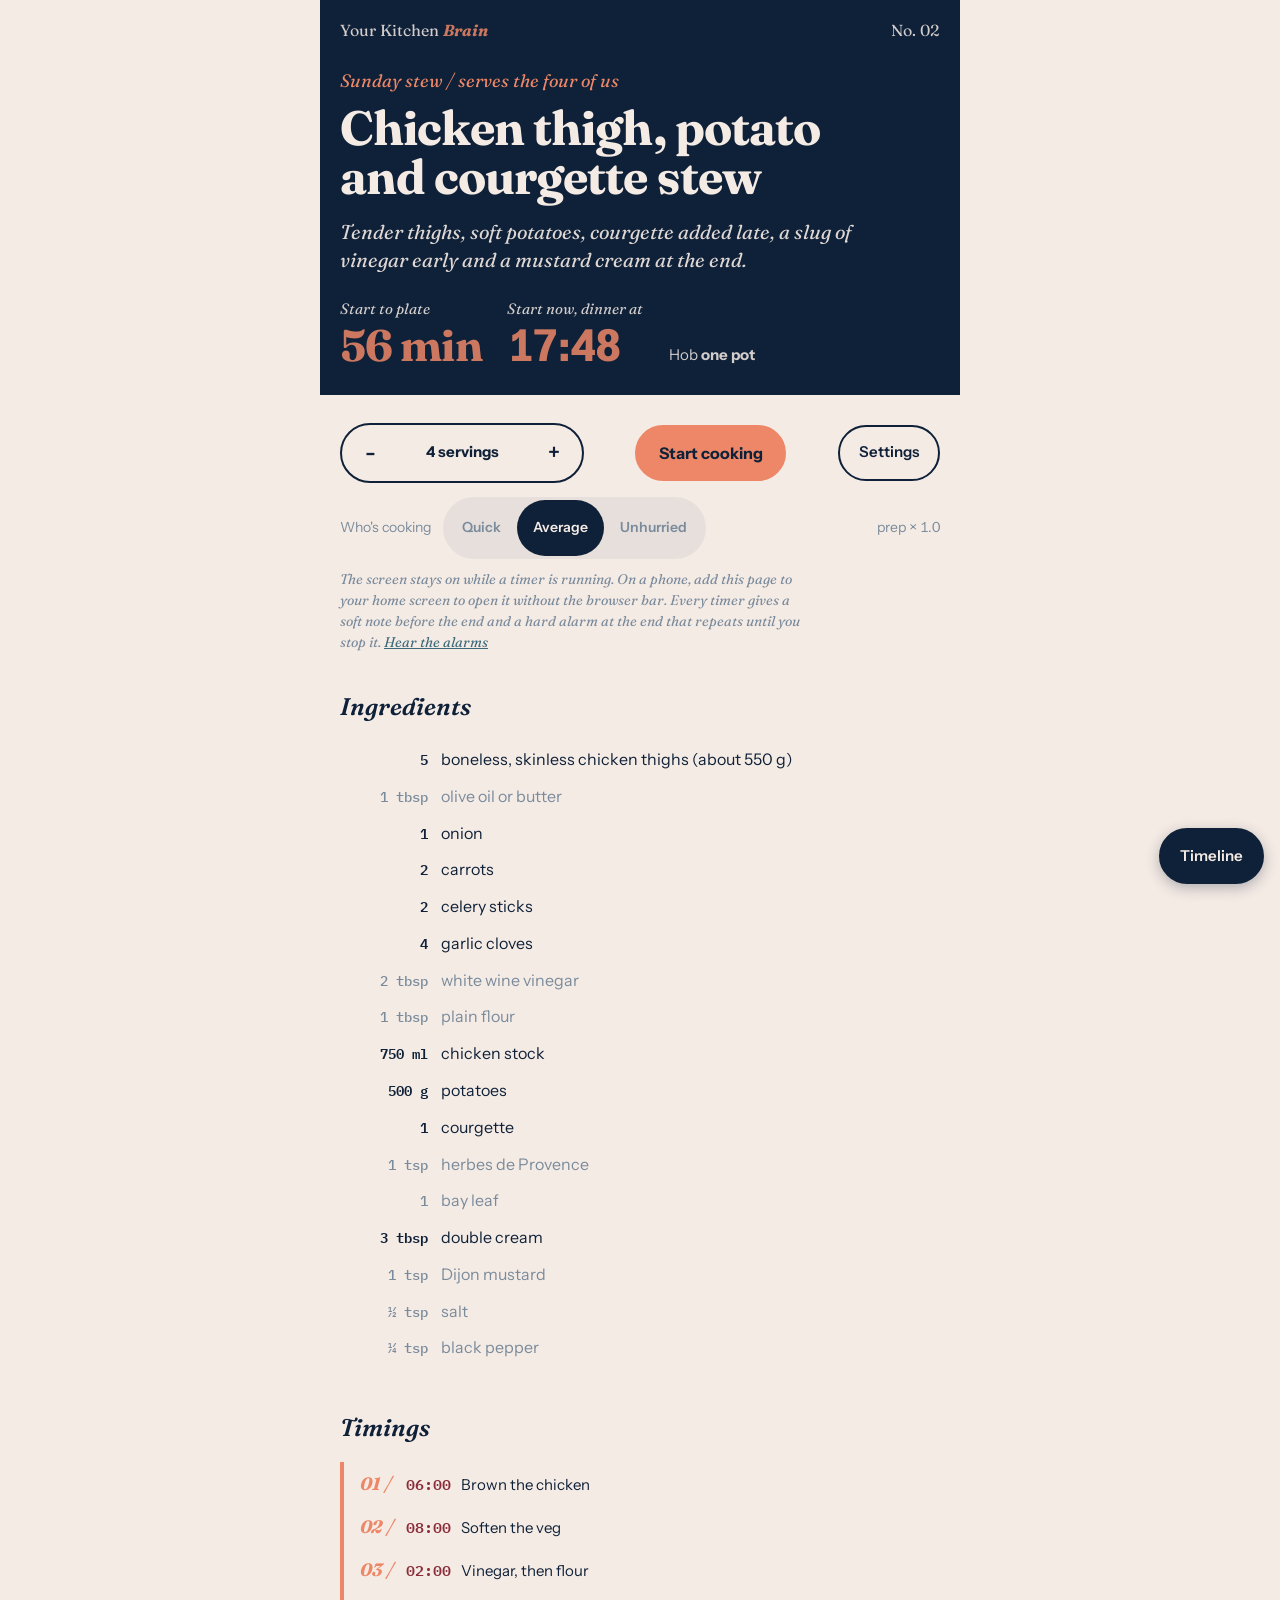
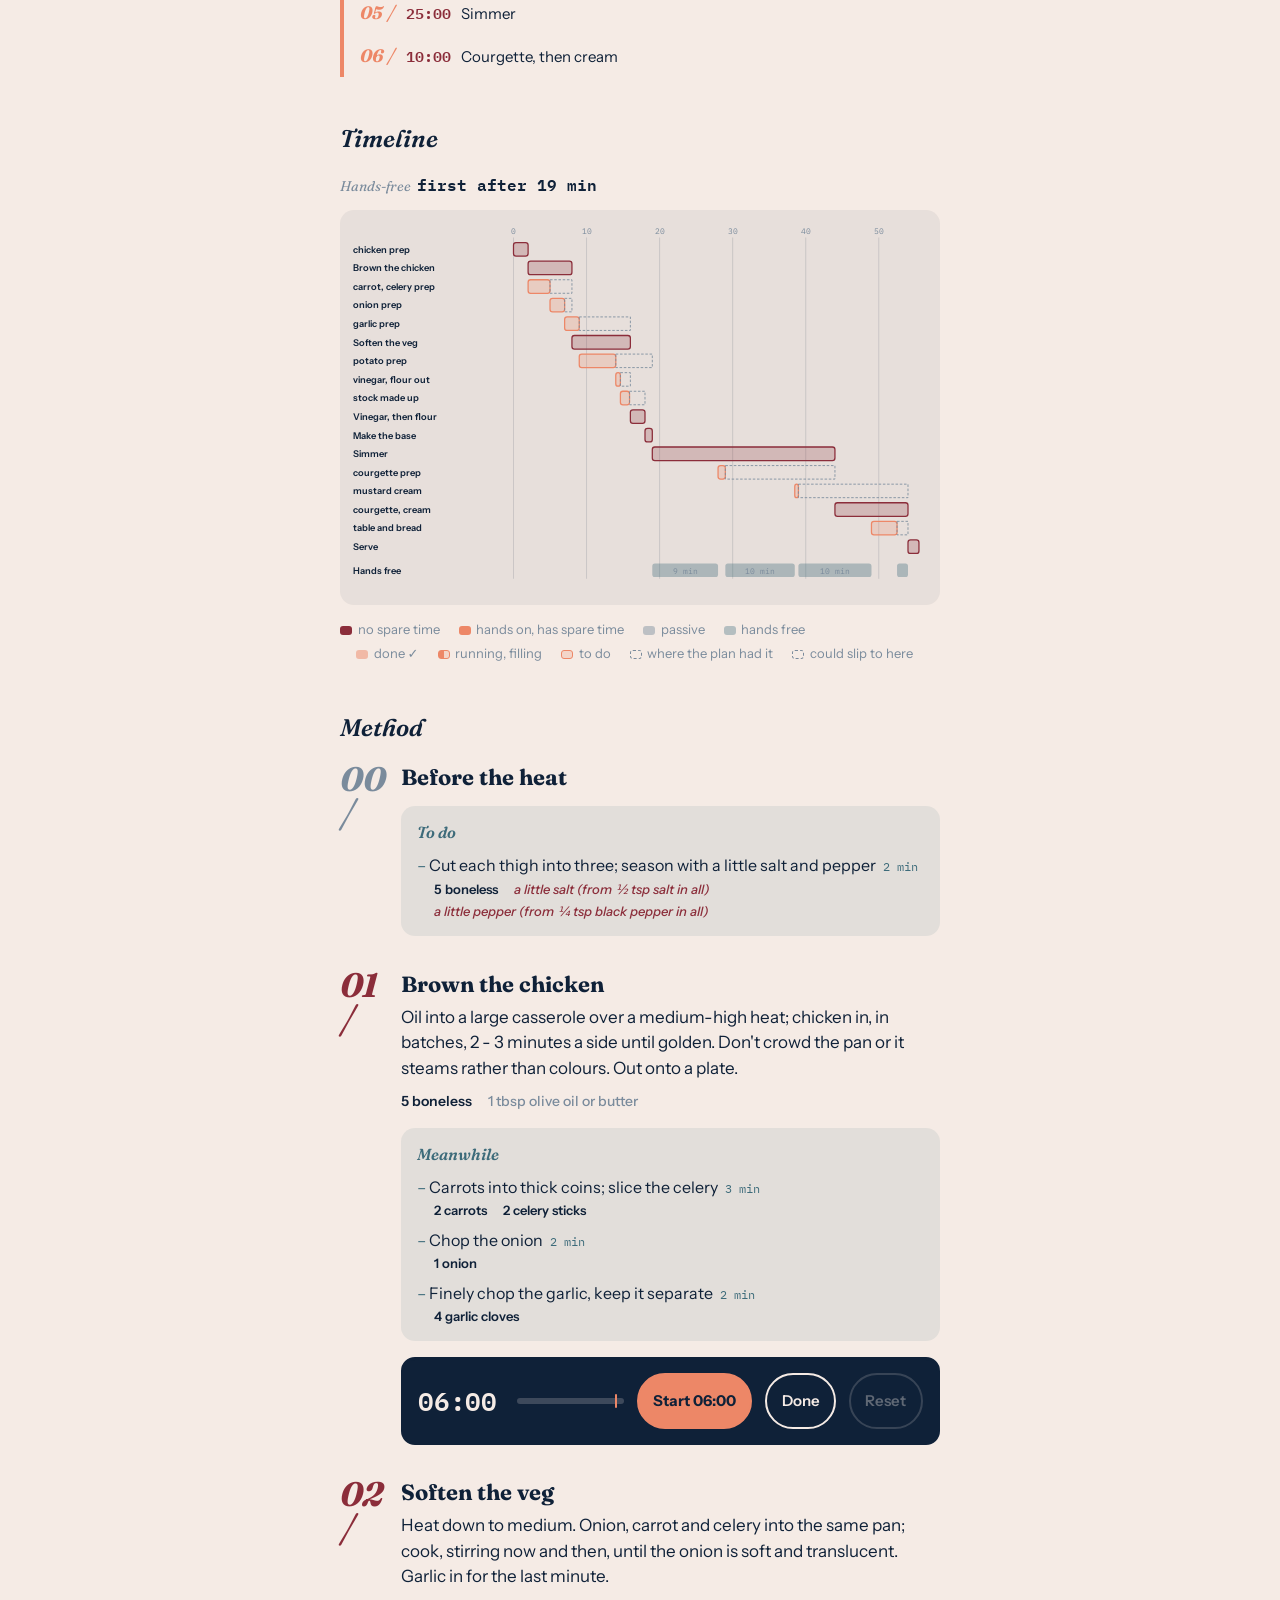
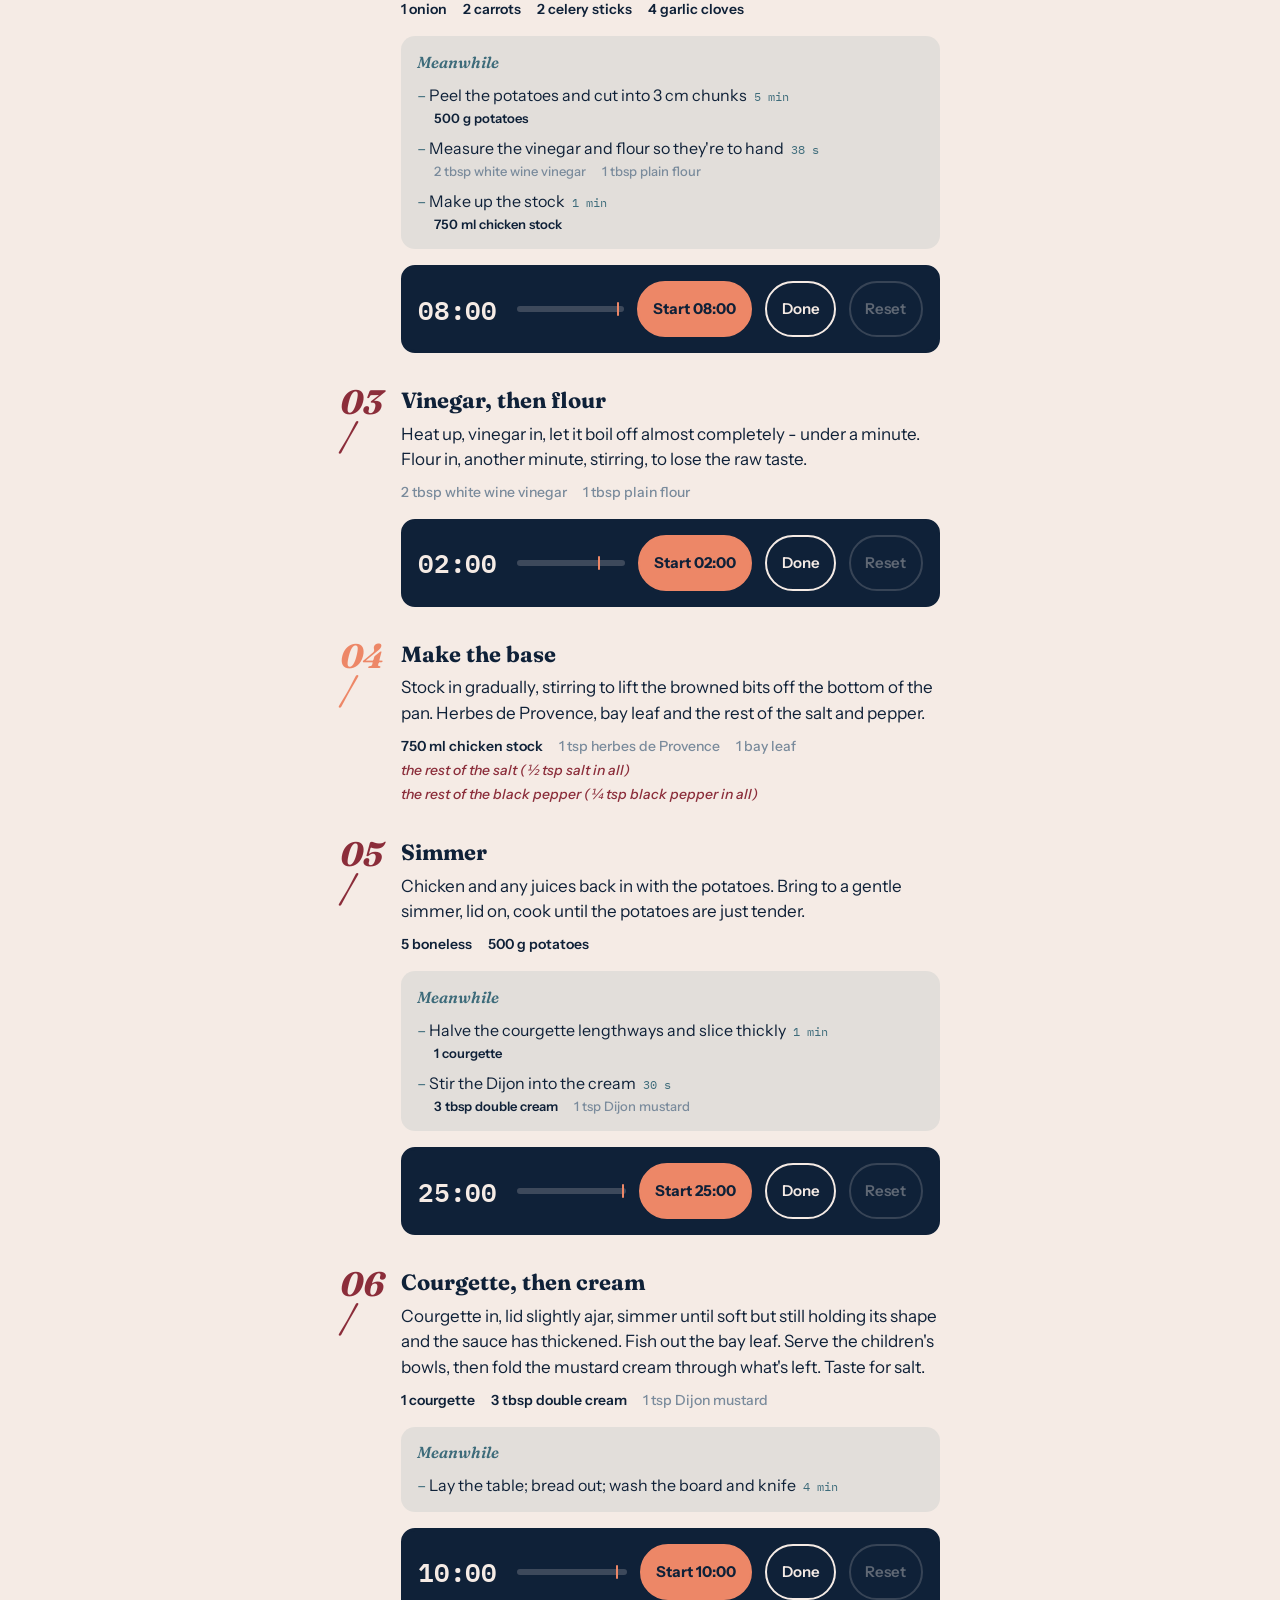
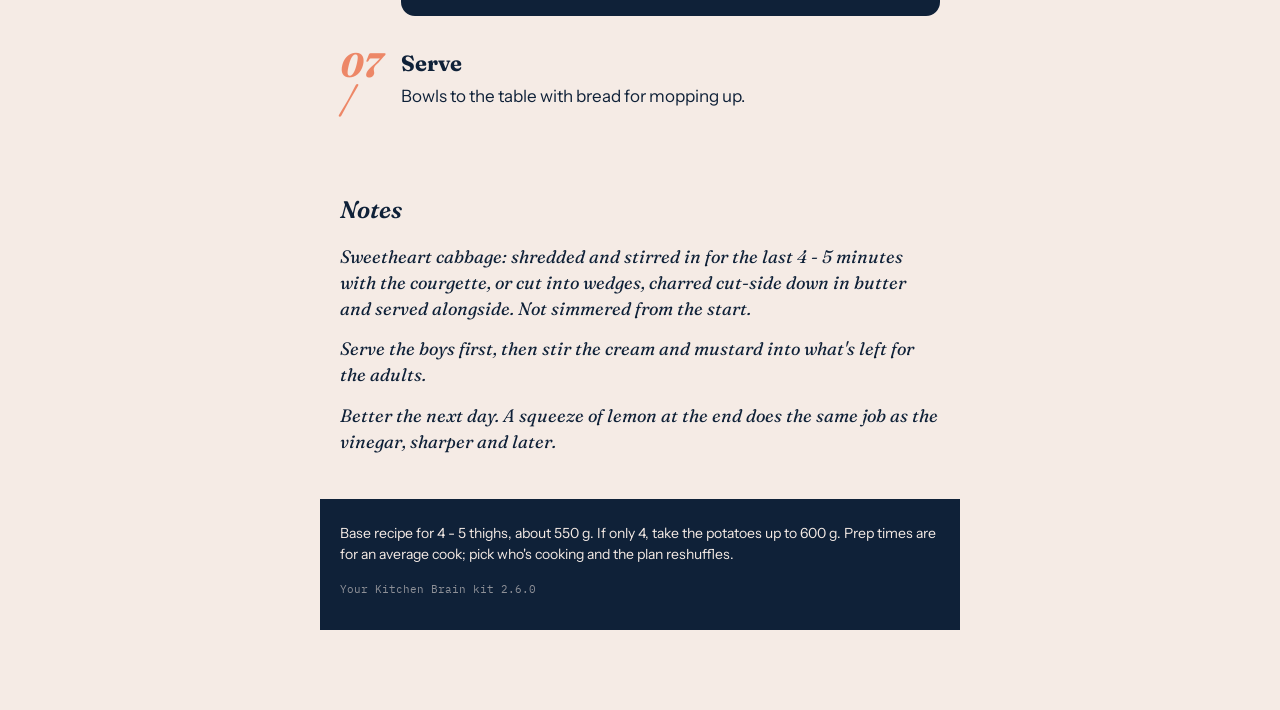
<file: chicken-thigh-stew.html>
<!DOCTYPE html>
<html lang="en-GB">
<head>
<meta charset="utf-8">
<meta name="viewport" content="width=device-width, initial-scale=1, viewport-fit=cover">
<meta name="theme-color" content="#0F2138">
<meta name="mobile-web-app-capable" content="yes">
<meta name="apple-mobile-web-app-capable" content="yes">
<meta name="apple-mobile-web-app-status-bar-style" content="default">

<title>Chicken thigh, potato and courgette stew</title>


<style>
  :root{
    --navy:#0F2138; --coral:#ED8767; --teal:#3D6B7A; --cream:#F5EBE5; --wine:#8B2D3A; --slate:#7A8B9C;
    --ink:var(--navy); --paper:var(--cream); --teal-wash:rgba(61,107,122,.10); --navy-wash:rgba(15,33,56,.06);
    --display:"Fraunces",Georgia,serif; --ui:"Instrument Sans",system-ui,sans-serif; --fig:"IBM Plex Mono",ui-monospace,monospace;
    --r:14px;
  }
  *{box-sizing:border-box;margin:0;padding:0}
  html{-webkit-text-size-adjust:100%;background:var(--navy)}
  body{background:var(--paper);color:var(--ink);font-family:var(--ui);font-size:17px;line-height:1.5;min-height:100vh}
  button{font:inherit;color:inherit;background:none;border:2px solid var(--navy);border-radius:999px;padding:.6rem 1.05rem;cursor:pointer;font-family:var(--ui);font-size:15px;font-weight:600;touch-action:manipulation}
  button:focus-visible{outline:3px solid var(--coral);outline-offset:2px}
  button:disabled{opacity:.35;cursor:default}
  strong{font-weight:700}
  em{font-family:var(--display);font-style:italic;font-weight:500}
  .wrap{max-width:640px;margin:0 auto;padding:0 1.25rem 5rem}

  /* ---- hero: navy field ---- */
  .hero{background:var(--navy);color:var(--cream);margin:0 -1.25rem 1.75rem;padding:1.1rem 1.25rem 1.75rem}
  .hero .inner{max-width:640px;margin:0 auto}
  .mark{display:flex;justify-content:space-between;align-items:baseline;font-family:var(--display);font-size:16px;color:var(--cream);opacity:.85;margin-bottom:1.6rem}
  .mark b{font-weight:700;font-style:italic;color:var(--coral)}
  .mark .no{font-variant-numeric:tabular-nums}
  .kicker{font-family:var(--display);font-style:italic;font-size:18px;color:var(--coral);margin-bottom:.6rem}
  h1{font-family:var(--display);font-optical-sizing:auto;font-weight:700;font-size:clamp(34px,8.5vw,48px);line-height:1.02;letter-spacing:-.02em;max-width:15ch;color:var(--cream)}
  .lede{font-family:var(--display);font-style:italic;font-weight:400;font-size:20px;line-height:1.4;margin-top:1rem;max-width:40ch;color:var(--cream);opacity:.9}
  .meta{display:flex;gap:1.6rem;flex-wrap:wrap;align-items:flex-end;margin-top:1.5rem;font-size:15px;color:var(--cream);opacity:.85}
  .meta span:first-child{font-family:var(--display);font-style:italic;opacity:1}
  .meta span:first-child b{display:block;font-style:normal;font-size:44px;line-height:1;font-weight:700;color:var(--coral);font-variant-numeric:tabular-nums;margin-top:.15rem;letter-spacing:-.02em}
  .meta b{color:var(--cream);font-weight:700}
  .meta .plate i{font-family:var(--display);font-style:italic}
  .meta .plate b{display:block;font-size:44px;line-height:1;color:var(--coral);font-variant-numeric:tabular-nums;margin-top:.15rem;letter-spacing:-.02em}
  .cm-plate{margin-left:.8rem;font-family:var(--fig);font-style:normal;font-size:15px;color:var(--cream)}

  /* ---- controls ---- */
  .controls{display:flex;align-items:center;justify-content:space-between;gap:.75rem;flex-wrap:wrap;margin-bottom:.9rem}
  .stepper{display:flex;align-items:center;border:2px solid var(--navy);border-radius:999px;overflow:hidden}
  .stepper button{width:2.7rem;height:2.7rem;padding:0;display:grid;place-items:center;font-size:22px;border:0;border-radius:0}
  .stepper output{min-width:8rem;text-align:center;font-weight:700;font-size:15px}
  .cook{background:var(--coral);color:var(--navy);border-color:var(--coral);padding:.8rem 1.35rem;font-weight:700;font-size:16px}
  .speed{display:flex;align-items:center;gap:.75rem;flex-wrap:wrap;font-size:14px;color:var(--slate);margin-bottom:.6rem}
  .speed .opts{display:flex;background:var(--navy-wash);border-radius:999px;padding:3px}
  .speed .opts button{border:0;padding:.45rem .85rem;font-size:14px;border-radius:999px}
  .speed .opts button.on{background:var(--navy);color:var(--cream)}
  .speed .fac{margin-left:auto;font-variant-numeric:tabular-nums}
  .hint{font-family:var(--display);font-style:italic;font-size:14px;color:var(--slate);margin:0 0 2.25rem;max-width:52ch}
  .hint button.link{border:0;padding:0;font:inherit;color:var(--teal);text-decoration:underline;cursor:pointer}

  h2{font-family:var(--display);font-style:italic;font-weight:600;font-size:24px;color:var(--ink);margin:0 0 1rem}
  section{margin-bottom:2.75rem}

  /* ---- timings: coral edge ---- */
  .timings{list-style:none;font-size:15px;border-left:4px solid var(--coral);padding-left:1rem}
  .timings li{display:grid;grid-template-columns:2.4rem 1fr;gap:.5rem;padding:.5rem 0;align-items:baseline}
  .timings .n{font-family:var(--display);font-style:italic;font-weight:700;color:var(--coral);font-size:18px}
  .timings .t{font-family:var(--fig);font-weight:600;font-variant-numeric:tabular-nums;margin-right:.6rem}
  .timings li.crit .t{color:var(--wine)}
  .timings .cue{display:block;color:var(--teal);font-size:14px;margin-top:.15rem;font-family:var(--display);font-style:italic}

  /* ---- timeline ---- */
  .gantt{width:100%;overflow:hidden;font-family:var(--ui);font-size:11px;background:var(--navy-wash);border-radius:var(--r);padding:.9rem .8rem .5rem}
  .gantt svg{width:100%;height:auto;display:block}
  .gantt .lbl{fill:var(--ink);font-size:11px;font-weight:600} .gantt .grid{stroke:rgba(15,33,56,.15);stroke-width:1} .gantt .tick{fill:var(--slate);font-family:var(--fig);font-size:10px}
  .gantt .crit{fill:var(--wine)} .gantt .hands{fill:var(--coral)} .gantt .pass{fill:var(--slate);opacity:.45} .gantt .flt{fill:none;stroke:var(--slate);stroke-dasharray:3 2;stroke-width:1}
  .gantt .free{fill:var(--teal);opacity:.35} .gantt .now{stroke:var(--navy);stroke-width:2}
  .glegend{font-size:13px;color:var(--slate);margin-top:.7rem;line-height:1.9}
  .glegend .k{display:inline-block;width:12px;height:9px;margin:0 .35rem 0 1rem;vertical-align:middle;border-radius:3px}
  .glegend .k:first-child{margin-left:0}
  .glegend .k.st-done{background:var(--coral);opacity:.5} .glegend .k.st-run{background:linear-gradient(90deg,var(--coral) 55%,rgba(237,135,103,.22) 55%);border:1.5px solid var(--coral)} .glegend .k.st-todo{background:rgba(237,135,103,.22);border:1.5px solid var(--coral)} .glegend .k.ghost{border:1.5px dashed var(--slate)}
  .gantt .todo{fill-opacity:.22;stroke-width:1.5} .gantt .crit.todo{stroke:var(--wine)} .gantt .hands.todo{stroke:var(--coral)} .gantt .pass.todo{stroke:var(--slate);opacity:1}
  .gantt .done{opacity:.5} .gantt .pass.done{opacity:.3}
  .gantt .ghost{fill:none;stroke:var(--slate);stroke-width:1.5;stroke-dasharray:3 3}
  .gantt .tickmark{fill:var(--ink);font-size:12px;font-weight:700}
  .gantt .hit{fill:transparent} .gantt g.row{cursor:pointer} .gantt g.row:hover .lbl{fill:var(--wine)}
  .greads{display:flex;flex-wrap:wrap;gap:.4rem 1.6rem;margin:0 0 .8rem;font-size:14px;color:var(--slate)}
  .greads i{font-family:var(--display);font-style:italic;margin-right:.4rem} .greads b{font-family:var(--fig);color:var(--ink);font-size:16px;font-variant-numeric:tabular-nums}
  .tl-open{position:fixed;right:1rem;bottom:calc(1rem + env(safe-area-inset-bottom));z-index:6;background:var(--navy);color:var(--cream);border-color:var(--navy);box-shadow:0 4px 14px rgba(15,33,56,.3)}
  .tl-sheet{position:fixed;inset:0;z-index:20;background:var(--paper);display:flex;flex-direction:column;padding:0 0 env(safe-area-inset-bottom)}
  .tl-sheet[hidden]{display:none}
  .tl-top{display:flex;justify-content:space-between;align-items:center;gap:1rem;padding:.8rem 1rem .4rem;background:var(--paper)}
  .tl-top .greads{margin:0}
  .tl-body{flex:1;overflow:auto;padding:0 1rem} .tl-body .lbl{font-size:13px} .tl-body .tickmark{font-size:14px} .tl-body .gantt svg{width:auto}
  .tl-hint{font-family:var(--display);font-style:italic;font-size:13px;color:var(--slate);padding:.3rem 1rem 0}
  .tl-sheet .glegend{padding:0 1rem .8rem;margin:0}
  @media (orientation:landscape) and (max-height:520px){ .tl-sheet .glegend, .tl-hint{display:none} }
  .cm-btns{display:flex;gap:.5rem;flex-wrap:wrap;justify-content:flex-end}
  .glegend .k.crit{background:var(--wine)} .glegend .k.hands{background:var(--coral)} .glegend .k.pass{background:var(--slate);opacity:.45} .glegend .k.flt{border:1px dashed var(--slate)} .glegend .k.free{background:var(--teal);opacity:.35}

  /* ---- ingredients ---- */
  ul.ings{list-style:none}
  ul.ings li{display:grid;grid-template-columns:5.5rem 1fr;gap:.8rem;padding:.4rem 0;align-items:baseline;font-size:16px}
  ul.ings .q{font-family:var(--fig);font-size:14px;font-weight:600;text-align:right;white-space:nowrap;font-variant-numeric:tabular-nums;color:var(--ink)}
  ul.ings .pantry{color:var(--slate)} ul.ings .pantry .q{color:var(--slate);font-weight:500}

  /* ---- method: numerals and space, no rules ---- */
  ol.steps{list-style:none}
  ol.steps > li{display:grid;grid-template-columns:3.2rem 1fr;gap:.6rem;padding:0 0 2rem}
  ol.steps > li > div{min-width:0}   /* let the text column shrink to the screen instead of its widest item */
  ol.steps .n{font-family:var(--display);font-style:italic;font-weight:700;color:var(--coral);font-size:34px;line-height:1;padding-top:0}
  ol.steps h3{font-family:var(--display);font-weight:700;font-size:22px;line-height:1.15;margin:.2rem 0 .5rem}
  ol.steps p{max-width:58ch;font-size:17px}
  ol.steps .link{font-size:15px;color:var(--teal);margin-top:.7rem;font-style:italic;font-family:var(--display)}
  ol.steps li.crit .n{color:var(--wine)}
  ol.steps li.along h3::after{content:" - alongside";font-weight:400;font-style:italic;color:var(--slate);font-size:15px}
  ol.steps li.prep0 .n{color:var(--slate)}

  .need{display:flex;flex-wrap:wrap;gap:.2rem 1rem;margin-top:.6rem;max-width:58ch;font-size:14px;font-weight:600;color:var(--ink)}
  .need .pantry{color:var(--slate);font-weight:500}
  .need .remind{color:var(--wine);font-weight:500;font-style:italic}
  .mw li .need{text-indent:0;margin-top:.15rem;font-size:13px}
  .cm-ings span.pantry{color:var(--slate);font-weight:500} .cm-ings span.remind{color:var(--coral);font-weight:500;font-style:italic}
  /* amounts inside cooking mode's Meanwhile box sit on navy: light slate, not the page's navy ink */
  .cm-mw .need{color:var(--slate)} .cm-mw .need .pantry{color:var(--slate);opacity:.7} .cm-mw .need .remind{color:var(--coral)}
  .mw{margin-top:1rem;max-width:58ch;background:var(--teal-wash);border-radius:var(--r);padding:.85rem 1rem .7rem}
  .mw b{font-family:var(--display);font-style:italic;font-weight:600;font-size:16px;color:var(--teal);display:block;margin-bottom:.35rem}
  .mw ul{list-style:none} .mw li{padding:.22rem 0 .22rem 1.1rem;text-indent:-1.1rem;font-size:16px}
  .mw li::before{content:"\2013  ";color:var(--teal)}
  .mw li i{white-space:nowrap;font-style:normal;color:var(--teal);font-family:var(--fig);font-size:12px;margin-left:.45rem;font-variant-numeric:tabular-nums}

  /* ---- timer instrument: navy ---- */
  .st{display:grid;grid-template-columns:auto 1fr auto auto auto;align-items:center;gap:.8rem;margin-top:1rem;padding:.8rem .9rem;background:var(--navy);color:var(--cream);border-radius:var(--r);border:3px solid var(--navy)}
  .st .clock{font-family:var(--fig);font-size:26px;font-weight:600;letter-spacing:-.01em;font-variant-numeric:tabular-nums;min-width:5.4ch}
  .st .clock.warn{color:var(--coral)} .st .clock.done{color:var(--coral)}
  .st .bar{height:6px;background:rgba(245,235,229,.2);position:relative;border-radius:3px;min-width:3rem}
  .st .bar i{position:absolute;left:0;top:0;bottom:0;background:var(--coral);width:0;border-radius:3px}
  .st .bar u{position:absolute;top:-4px;bottom:-4px;width:3px;background:var(--cream);text-decoration:none;border-radius:2px}
  .st button{padding:.5rem .9rem;font-size:14px;border-color:rgba(245,235,229,.5);color:var(--cream)}
  .st button.go{background:var(--coral);border-color:var(--coral);color:var(--navy);font-weight:700}
  .st button.go.run{background:var(--cream);border-color:var(--cream);color:var(--navy)}
  .st .bar u.w{background:var(--coral);width:2px}
  .st button.go.ring{background:var(--wine);border-color:var(--wine);color:var(--cream)}
  .st.ringing{border-color:var(--wine)}
  .strip span.ring b{color:var(--wine)}
  @keyframes pulse{50%{opacity:.55}}
  @media (prefers-reduced-motion:no-preference){ .st button.go.ring,.strip span.ring b{animation:pulse 1s ease-in-out infinite} }
  li.running .st{border-color:var(--coral)}
  li.running .n{color:var(--coral)}

  .notes p{max-width:58ch;margin-bottom:.9rem;font-family:var(--display);font-style:italic;font-size:18px;line-height:1.45}
  footer{font-size:14px;color:var(--cream);background:var(--navy);margin:0 -1.25rem;padding:1.5rem 1.25rem 2rem}
  footer p,footer{max-width:none}
  footer .kv{display:block;margin-top:1rem;font-family:var(--fig);font-size:11px;opacity:.55}

  /* ---- running strip ---- */
  .strip{position:sticky;top:0;z-index:5;background:var(--coral);color:var(--navy);font-size:14px;font-weight:600;padding:.65rem 1.25rem;display:none;gap:.4rem 1.25rem;flex-wrap:wrap;font-variant-numeric:tabular-nums}
  .strip.on{display:flex}
  .strip span b{font-family:var(--fig);font-weight:700;margin-right:.45rem}
  .strip span.warn b{color:var(--wine)}
  .strip span.cue{flex-basis:100%;color:var(--navy)}
  .strip span.cue b{font-family:var(--ui)}

  /* ---- cooking mode: the stage ---- */
  .cookmode{position:fixed;inset:0;background:var(--navy);color:var(--cream);display:none;flex-direction:column;overflow:auto;z-index:10;padding-bottom:env(safe-area-inset-bottom)}
  .cookmode.on{display:flex}
  .cookmode button{border-color:rgba(245,235,229,.5);color:var(--cream)}
  .cm-top{display:flex;justify-content:space-between;align-items:center;padding:1rem 1.25rem .5rem;font-family:var(--display);font-style:italic;font-size:17px;color:var(--coral)}
  .cm-top button{font-size:14px;padding:.45rem .9rem}
  .cm-body{flex:1;padding:.5rem 1.25rem 1.5rem;max-width:640px;width:100%;margin:0 auto;display:flex;flex-direction:column}
  .cm-n{font-family:var(--display);font-style:italic;font-weight:700;color:var(--coral);font-size:30px;line-height:1;margin-bottom:.5rem}
  .cm-title{font-family:var(--display);font-weight:700;font-size:clamp(30px,7.5vw,40px);line-height:1.05;margin-bottom:1rem;letter-spacing:-.015em}
  .cm-text{font-size:19px;line-height:1.5;max-width:54ch}
  .cm-mw{margin-top:1.1rem;font-size:17px;max-width:54ch;background:rgba(245,235,229,.08);border-radius:var(--r);padding:.85rem 1rem .7rem}
  .cm-mw b{font-family:var(--display);font-style:italic;font-weight:600;font-size:16px;color:var(--coral);display:block;margin-bottom:.35rem}
  .cm-mw ul{list-style:none} .cm-mw li{padding:.22rem 0 .22rem 1.1rem;text-indent:-1.1rem} .cm-mw li::before{content:"\2013  ";color:var(--coral)}
  .cm-mw li i{font-style:normal;color:var(--slate);font-family:var(--fig);font-size:12px;margin-left:.45rem}
  .cm-ings{margin-top:1.25rem;font-size:15px;color:var(--slate);padding-top:.9rem}
  .cm-ings span{color:var(--cream);display:inline-block;margin-right:1.25rem;margin-bottom:.35rem;font-weight:600}
  .cm-timings{margin-top:1.25rem;padding-top:.9rem}
  .cm-timings h4{font-family:var(--display);font-style:italic;font-weight:600;font-size:16px;color:var(--coral);margin-bottom:.5rem}
  .cm-timings .timings{border-left-color:var(--coral)} .cm-timings .timings li.crit .t{color:var(--coral)} .cm-timings .timings .cue{color:var(--slate)}
  .cm-cue{font-size:18px;color:var(--navy);background:var(--coral);border-radius:var(--r);padding:.7rem 1rem;margin-top:1rem;font-weight:700}
  .cm-timer{margin-top:auto;padding-top:1.5rem}
  .cm-timer .st{grid-template-columns:1fr;gap:1rem;padding:1.2rem 1rem 1rem;background:rgba(245,235,229,.06);border-color:rgba(245,235,229,.25)}
  .cm-timer .st .clock{font-size:clamp(72px,22vw,120px);line-height:1;letter-spacing:-.04em;text-align:center;font-weight:600}
  .cm-timer .st .bar{height:8px}
  .cm-timer .st .row{display:grid;grid-template-columns:2fr 1fr 1fr;gap:.6rem} .cm-timer .st .row button{white-space:nowrap}
  .cm-timer .st .row button{padding:1rem 1.1rem;font-size:17px}
  .cm-timer .none{font-family:var(--display);font-style:italic;font-size:16px;color:var(--slate);text-align:center;padding:1rem 0}
  .cm-nav{display:flex;justify-content:space-between;gap:.6rem;padding:1rem 1.25rem 1.25rem;max-width:640px;width:100%;margin:0 auto}
  .cm-nav button{flex:1;padding:1.05rem;font-size:17px;font-weight:700}
  .cm-nav button.fin{background:var(--coral);color:var(--navy);border-color:var(--coral)}
  .cm-others{font-size:15px;color:var(--slate);margin-top:1.25rem;font-variant-numeric:tabular-nums}
  .cm-others .lbl{font-family:var(--display);font-style:italic;color:var(--coral);margin-bottom:.3rem}
  .cm-others .row{display:grid;grid-template-columns:4.6rem 1fr;gap:.6rem;padding:.45rem 0;cursor:pointer;color:var(--cream)}
  .cm-others .row b{font-family:var(--fig);font-weight:700}
  .cm-wake{font-family:var(--display);font-style:italic;font-size:14px;color:var(--slate);margin-top:1rem}

  @media (prefers-reduced-motion:no-preference){ .st .bar i{transition:width .5s linear} }
  @media (max-width:420px){ ul.ings li{grid-template-columns:4.8rem 1fr} ol.steps > li{grid-template-columns:2.7rem 1fr} ol.steps .n{font-size:30px} }
  /* ---- controls for wet, floury hands (plan Phase 3) ----
     Every control at least 56 px tall, cooking mode's main actions 72 px, 12 px or more between neighbours.
     A visible press, and a short buzz where the phone can. Reset needs a press-and-hold. */
  button{min-height:56px;padding:.7rem 1.2rem}
  button.link{min-height:0;padding:0}
  .stepper button{width:56px;height:56px;min-height:56px}
  .speed .opts button{min-height:56px;padding:.6rem 1rem}
  .st button{min-height:56px;font-size:15px}
  .cm-top{flex-direction:column;align-items:stretch;gap:.6rem}
  .cm-btns{display:flex;justify-content:space-between;gap:.75rem} .cm-right{display:flex;gap:.75rem}
  .cm-top button{min-height:56px;font-size:15px;padding:.6rem 1.1rem} #cmFull{min-width:56px;padding:0;font-size:22px;font-style:normal}
  .cm-mw li .need{text-indent:0;margin-top:.15rem;font-size:14px}
  .cm-timer .st .row{gap:.75rem} .cm-timer .st .row button{min-height:72px;font-size:18px;padding:.5rem .6rem}
  .cm-nav{display:grid;grid-template-columns:minmax(6rem,1fr) 3fr;gap:.75rem}
  .cm-nav button{min-height:72px;font-size:19px}
  .cm-others .row{min-height:56px;align-items:center}
  .tl-open{min-height:56px}
  button:active:not(:disabled){filter:brightness(.88)}
  @media (prefers-reduced-motion:no-preference){ button{transition:transform .06s,filter .06s} button:active:not(:disabled){transform:translateY(2px) scale(.98)} }
  button.hold{-webkit-touch-callout:none;user-select:none;-webkit-user-select:none}
  button.holding{color:var(--cream);background:linear-gradient(var(--wine),var(--wine)) left/0% 100% no-repeat;animation:holdfill .8s linear forwards}
  @keyframes holdfill{to{background-size:100% 100%}}
  @media (max-width:420px){ #read .st{grid-template-columns:1fr auto auto;grid-template-areas:"clock bar bar" "go fin reset"} #read .st .clock{grid-area:clock} #read .st .bar{grid-area:bar} #read .st .go{grid-area:go} #read .st .fin-btn{grid-area:fin} #read .st .reset-btn{grid-area:reset} }
  .st button.fin-btn{border-color:var(--cream);color:var(--cream)} .st button.go.undo{background:var(--cream);border-color:var(--cream);color:var(--navy)}
  .cm-cue:empty{display:none}
  /* alert levels: urgent takes the whole screen; heads-up and soft are banners that clear themselves */
  .alarm-over{position:fixed;inset:0;z-index:50;display:flex;flex-direction:column;justify-content:center;align-items:flex-start;gap:1rem;
    padding:2rem 1.5rem calc(2rem + env(safe-area-inset-bottom));border:0;border-radius:0;background:var(--wine);color:var(--cream);text-align:left;cursor:pointer}
  .alarm-over[hidden]{display:none}
  .alarm-over .ao-k{font-family:var(--display);font-style:italic;font-size:22px;opacity:.85}
  .alarm-over .ao-title{font-family:var(--display);font-weight:700;font-size:clamp(34px,9vw,52px);line-height:1.05}
  .alarm-over .ao-note{font-size:19px;line-height:1.45;max-width:30ch}
  .alarm-over .ao-tap{margin-top:1.5rem;font-weight:700;font-size:18px;border:2px solid var(--cream);border-radius:999px;padding:.9rem 1.4rem}
  @media (prefers-reduced-motion:no-preference){ .alarm-over .ao-tap{animation:pulse 1s ease-in-out infinite} }
  .strip span.cue.lvl-soft{font-weight:500}
  .cm-cue.lvl-soft{background:rgba(245,235,229,.12);color:var(--cream);font-weight:500}
  .set-sheet{z-index:30} .set-sheet h2{margin:0} .set-sheet .tl-body{padding:1rem 1.25rem 2rem}
  #cmSet{min-width:56px;padding:0;font-size:22px;font-style:normal}
  .cm-auto{margin-top:1rem;padding:.8rem 1rem;border-radius:var(--r);background:var(--coral);color:var(--navy);font-weight:700;font-size:18px;display:flex;flex-direction:column;gap:.7rem}
  .cm-auto[hidden]{display:none}
  .cm-auto-btns{display:grid;grid-template-columns:1fr 1fr;gap:.75rem}
  .cookmode .cm-auto button{border-color:var(--navy);color:var(--navy);min-height:56px} .cookmode .cm-auto button#cmAutoNow{background:var(--navy);color:var(--cream)}
</style>
<link rel="stylesheet" href="fonts/fonts.css"><link rel="manifest" href="manifest.webmanifest"><link rel="icon" href="icon.svg" type="image/svg+xml"><link rel="apple-touch-icon" href="icon-180.png"></head>
<body>
<div class="strip" id="strip" aria-live="polite"></div>
<button type="button" class="alarm-over" id="alarmOver" hidden aria-live="assertive"><span class="ao-k">Time's up</span><span class="ao-title" id="aoTitle"></span><span class="ao-note" id="aoNote"></span><span class="ao-tap">Tap anywhere to stop the alarm</span></button>
<div class="wrap" id="read">
  <div class="hero"><div class="inner">
  <div class="mark"><span>Your Kitchen <b>Brain</b></span><span class="no">No. 02</span></div>
  <header>
    <div class="kicker">Sunday stew  /  serves the four of us</div>
    <h1>Chicken thigh, potato and courgette stew</h1>
    <p class="lede">Tender thighs, soft potatoes, courgette added late, a slug of vinegar early and a mustard cream at the end.</p>
    <div class="meta"><span>Start to plate<b id="total"></b></span><span class="plate"><i id="plateLbl"></i><b id="plate"></b></span>
      <span>Hob <b>one pot</b></span>
      </div>
  </header>
  </div></div>

  <div class="controls">
    <div class="stepper" aria-label="Servings">
      <button type="button" id="dec" aria-label="Fewer servings">-</button>
      <output id="srv" aria-live="polite"></output>
      <button type="button" id="inc" aria-label="More servings">+</button>
    </div>
    <button type="button" class="cook" id="startCook">Start cooking</button>
    <button type="button" id="setOpen">Settings</button>
  </div>
  <div class="speed" aria-label="Cook speed">
    <span class="lbl">Who's cooking</span>
    <div class="opts" id="speedOpts"></div>
    <span class="fac" id="speedFac"></span>
  </div>
  <p class="hint">The screen stays on while a timer is running. On a phone, add this page to your home screen to open it without the browser bar. Every timer gives a soft note before the end and a hard alarm at the end that repeats until you stop it. <button type="button" class="link" id="hear">Hear the alarms</button> <button type="button" class="link" id="endCook" hidden>Start over</button></p>

  <section>
    <h2>Ingredients</h2>
    <ul class="ings" id="ings"></ul>
  </section>

  <section>
    <h2>Timings</h2>
    <ul class="timings" id="timings"></ul>
  </section>

  <section>
    <h2>Timeline</h2>
    <div class="greads"><span><i>Hands-free</i><b id="gFree"></b></span><span hidden><i>Spare time</i><b id="gSpare"></b></span></div>
    <div id="gantt"></div>
    <p class="glegend"><span class="k crit"></span>no spare time <span class="k hands"></span>hands on, has spare time <span class="k pass"></span>passive <span class="k free"></span>hands free<br><span class="k st-done"></span>done ✓ <span class="k st-run"></span>running, filling <span class="k st-todo"></span>to do <span class="k ghost"></span>where the plan had it <span class="k flt"></span>could slip to here</p>
  </section>

  <section>
    <h2>Method</h2>
    <ol class="steps" id="steps"></ol>
  </section>

  <section class="notes">
    <h2>Notes</h2>
    <p>Sweetheart cabbage: shredded and stirred in for the last 4 - 5 minutes with the courgette, or cut into wedges, charred cut-side down in butter and served alongside. Not simmered from the start.</p>
    <p>Serve the boys first, then stir the cream and mustard into what&#x27;s left for the adults.</p>
    <p>Better the next day. A squeeze of lemon at the end does the same job as the vinegar, sharper and later.</p>
  </section>


  <footer>Base recipe for 4 - 5 thighs, about 550 g. If only 4, take the potatoes up to 600 g. Prep times are for an average cook; pick who&#x27;s cooking and the plan reshuffles.<span class="kv">Your Kitchen Brain kit 2.6.0</span></footer>
</div>

<button type="button" class="tl-open" id="tlOpen">Timeline</button>
<div class="tl-sheet" id="tl" role="dialog" aria-modal="true" aria-label="Timeline" hidden>
  <div class="tl-top"><div class="greads"><span><i>Dinner at</i><b id="tlPlate"></b></span><span><i>Hands-free</i><b id="tlFree"></b></span><span hidden><i>Spare time</i><b id="tlSpare"></b></span></div>
    <button type="button" id="tlClose">Close</button></div>
  <div class="tl-body" id="tlBody"></div>
  <p class="tl-hint">Tap a row to go to that step.</p>
  <p class="glegend"><span class="k crit"></span>no spare time <span class="k hands"></span>hands on, has spare time <span class="k pass"></span>passive <span class="k free"></span>hands free<br><span class="k st-done"></span>done ✓ <span class="k st-run"></span>running, filling <span class="k st-todo"></span>to do <span class="k ghost"></span>where the plan had it <span class="k flt"></span>could slip to here</p>
</div>

<div class="tl-sheet set-sheet" id="set" role="dialog" aria-modal="true" aria-label="Settings" hidden>
  <div class="tl-top"><h2>Settings</h2><button type="button" id="setClose">Close</button></div>
  <div class="tl-body" id="setBody"></div>
</div>

<div class="cookmode" id="cm" role="dialog" aria-modal="true" aria-label="Cooking mode">
  <div class="cm-top">
    <span class="cm-btns"><button type="button" id="cmTl">Timeline</button><span class="cm-right"><button type="button" id="cmSet" aria-label="Settings" title="Settings">⚙</button><button type="button" id="cmFull" hidden aria-label="Full screen" title="Full screen">⤢</button><button type="button" id="cmClose">Close</button></span></span>
    <span class="cm-prog"><span id="cmProg"></span><span id="cmPlate" class="cm-plate"></span></span>
  </div>
  <div class="cm-body">
    <div class="cm-n" id="cmN"></div>
    <div class="cm-title" id="cmTitle"></div>
    <div class="cm-text" id="cmText"></div>
    <div id="cmMw"></div>
    <div class="cm-ings" id="cmIngs"></div>
    <div class="cm-timings" id="cmTimings" hidden></div>
    <div class="cm-cue" id="cmCue"></div>
    <div class="cm-auto" id="cmAuto" hidden><span id="cmAutoText"></span><span class="cm-auto-btns"><button type="button" id="cmAutoNow">Start now</button><button type="button" id="cmAutoNo">Not yet</button></span></div>
    <div class="cm-timer" id="cmTimer"></div>
    <div class="cm-others" id="cmOthers"></div>
    <div class="cm-wake" id="cmWake"></div>
  </div>
  <video id="keepawake" playsinline muted loop width="16" height="16" style="position:fixed;left:-9999px;top:0;opacity:0.01;pointer-events:none" aria-hidden="true"><source src="[data-uri]" type="video/mp4"><source src="[data-uri]" type="video/webm"></video>
  <div class="cm-nav">
    <button type="button" id="cmPrev">Back</button>
    <button type="button" id="cmNext">Next step</button>
  </div>
</div>

<script>
// Resource-constrained critical-path scheduler for recipes.
// Pure function of (recipe, speed) -> plan. No DOM. Shared by the page and by tests.
//
// Activities = steps (heat, timed or not) + tasks (hands-on prep).
//   id, secs, deps: [{id, lag?}], needs: {hands, ring, oven, griddle, ...}
//   steps: hands = 1 - attention (how much of a cook the step occupies)
//   tasks: hands = 1, secs scaled by speed
//   passive: true  -> a step that occupies equipment but no hands (preheat, water boiling)
// Capacity from recipe.kit, default {hands:1, ring:2, oven:1, griddle:1}
(function(root){
function plan(R, speed, opts){
  // opts (all optional, used mid-cook by reschedule.js; without them the plan is exactly as before):
  //   pinned:    {id: {start, end}}  what has really happened - placed first, never moved
  //   notBefore: {id: secs}          earliest start for an activity (now, or its original planned start)
  //   shorten:   {id: secs}          prep the cook is assumed to do faster, to catch up
  //   durations: {id: secs}          hold a task at this length instead of re-working its stretch, so a
  //                                  projection keeps the lengths the cook was shown (placement order differs)
  opts = opts || {}; const pin = opts.pinned || {}, notBefore = opts.notBefore || {}, shorten = opts.shorten || {}, fixedDur = opts.durations || {};
  const kit = Object.assign({ring:3, oven:1, griddle:1, microwave:1, slack:90, prepAhead:900}, R.kit||{});
  const acts = [];
  R.steps.forEach((s,i)=>{
    const dur = s.secs || (s.handsSecs||45);          // untimed steps are short hands-on work
    const needs = Object.assign({}, s.needs||{});
    if (needs.hands===undefined) needs.hands = s.passive ? 0 : (s.secs ? 1-(s.attention??1) : 1);
    acts.push({id:s.id, kind:"step", idx:i, dur, needs, deps:s.deps||[], ref:s});
  });
  (R.tasks||[]).forEach((t,i)=>{
    const needs = Object.assign({hands:1}, t.needs||{});
    acts.push({id:t.id, kind:"task", idx:i, dur:Math.max(1, Math.round(t.secs*speed) - (shorten[t.id]||0)), needs, deps:t.deps||[], ref:t});
  });
  for (const a of acts) if (pin[a.id]) a.dur = Math.max(0, pin[a.id].end - pin[a.id].start);
  const byId = Object.fromEntries(acts.map(a=>[a.id,a]));
  for (const a of acts) for (const d of a.deps) if(!byId[d.id]) throw new Error(a.id+" depends on unknown "+d.id);

  // ---- unconstrained CPM: earliest start (forward), latest start (backward) ----
  const order = topo(acts, byId);
  for (const a of order){ a.es = 0; for (const d of a.deps) a.es = Math.max(a.es, byId[d.id].ef + (d.lag||0)); a.ef = a.es + a.dur; }
  const horizon = Math.max(...acts.map(a=>a.ef));
  const succ = {}; acts.forEach(a=>succ[a.id]=[]); acts.forEach(a=>a.deps.forEach(d=>succ[d.id].push({a, lag:d.lag||0})));
  for (const a of order.slice().reverse()){ a.lf = horizon; for (const s of succ[a.id]) a.lf = Math.min(a.lf, s.a.ls - s.lag); a.ls = a.lf - a.dur; }

  // ---- serial schedule generation: place by latest-start priority, earliest feasible time ----
  // Hands model: steps carry hands = 1-attention (a stir-constantly step is 1, a simmer is 0).
  // Steps may not overlap beyond 1 hand in total. A task needs a whole cook, so it can't overlap
  // another task, and while it runs alongside steps using h hands it stretches by 1/(1-h).
  const pri = order.slice().sort((x,y)=> (x.ls-y.ls) || (x.ef-y.ef) || (x.kind===y.kind ? x.idx-y.idx : (x.kind==="step"?-1:1)));
  const placed = [];
  for (const a of acts) if (pin[a.id]) { a.pinned = true; a.start = pin[a.id].start; a.end = pin[a.id].end; a.durSched = a.end - a.start; placed.push(a); }
  const over = (t0,t1,f) => placed.filter(p=>f(p) && p.start<t1 && p.end>t0);
  const stepHandsAt = (x) => over(x,x+1e-9,p=>p.kind==="step").reduce((s,p)=>s+(p.needs.hands||0),0);
  const equipOk = (a,t,dur) => {
    for (const key of Object.keys(a.needs)){ if(key==="hands"||!a.needs[key]) continue;
      const cap = kit[key] ?? 1; const pts=[t, ...placed.filter(p=>p.start>t&&p.start<t+dur).map(p=>p.start)];
      for (const x of pts){ const load=over(x,x+1e-9,p=>p.needs[key]).reduce((s,p)=>s+p.needs[key],0); if(load+a.needs[key]>cap+1e-9) return false; } }
    return true;
  };
  const tryPlace = (a,t) => {
    if (a.kind==="step"){
      if(!equipOk(a,t,a.dur)) return null;
      const pts=[t, ...placed.filter(p=>p.kind==="step"&&p.start>t&&p.start<t+a.dur).map(p=>p.start)];
      for (const x of pts) if (stepHandsAt(x)+(a.needs.hands||0) > 1+1e-9) return null;
      return a.dur;
    }
    // task: no other task may overlap; stretch by the hands the running steps take
    if (fixedDur[a.id] != null) { const d = Math.max(1, fixedDur[a.id] - (shorten[a.id]||0));
      if (over(t,t+d,p=>p.kind==="task").length || !equipOk(a,t,d)) return null; return d; }
    let dur=a.dur, end=t+dur, guard=0;
    while(guard++<8){ if(over(t,end,p=>p.kind==="task").length) return null;
      const pts=[t, ...placed.filter(p=>p.kind==="step"&&p.start>t&&p.start<end).map(p=>p.start)];
      let h=0; for(const x of pts) h=Math.max(h, stepHandsAt(x)); if(h>=1-1e-9) return null;
      const d2=Math.round(a.dur/(1-h)); if(Math.abs(d2-dur)<1) { dur=d2; break; } dur=d2; end=t+dur; }
    if(!equipOk(a,t,dur)) return null;
    return dur;
  };
  for (const a of pri){ if (a.pinned) continue;
    let t = notBefore[a.id] || 0; for (const d of a.deps) t = Math.max(t, byId[d.id].end + (d.lag||0));
    const cands = [...new Set([t, ...placed.flatMap(p=>[p.start,p.end]).filter(e=>e>t)])].sort((x,y)=>x-y);
    let dur=null; for (const c of cands){ dur=tryPlace(a,c); if(dur!==null){ a.start=c; break; } }
    if(dur===null){ a.start = Math.max(t, ...placed.map(p=>p.end)); dur=a.dur; }
    a.end = a.start + dur; a.durSched = dur; placed.push(a);
  }
  // ---- right-shift pass: activities marked fresh (must be eaten soon after) move as late as feasible ----
  const succ2 = {}; acts.forEach(a=>succ2[a.id]=[]); acts.forEach(a=>a.deps.forEach(d=>succ2[d.id].push({a, lag:d.lag||0})));
  // fresh things keep `slack` seconds in hand; other prep with a long wait ahead of it is pulled to within `prepAhead`
  // of when it's needed, so a cabbage isn't shredded three hours before a roast comes out
  const fresh = placed.filter(a=>!a.pinned).filter(a=>a.ref.fresh || (a.kind==="task" && !a.ref.early)).sort((x,y)=>y.start-x.start);
  for (const a of fresh){
    const margin = a.ref.fresh ? (kit.slack ?? 90) : (kit.prepAhead ?? 900);
    const latest = Math.min(...succ2[a.id].map(s=>s.a.start - s.lag)) - a.durSched - margin;
    if (!isFinite(latest) || latest<=a.start) continue;
    const i = placed.indexOf(a); placed.splice(i,1);
    const cands=[latest, ...placed.flatMap(p=>[p.start,p.end,p.start-a.durSched]).filter(e=>e<latest&&e>a.start)].sort((x,y)=>y-x);   // p.start-dur: finish just as the next thing begins
    let done=false; for (const c of cands){ const d=tryPlace(a,c); if(d!==null && c+d<=latest+a.durSched+1e-9){ a.start=c; a.end=c+d; a.durSched=d; done=true; break; } }
    placed.push(a);
  }
  const makespan = Math.max(...acts.map(a=>a.end));
  // Float = spare time before the meal is late (total float), from a backward pass over the scheduled
  // timeline: each activity may end as late as its successors' latest starts allow, the last ones at
  // makespan. freeFloat (gap to the next activity's scheduled start) is kept for reference.
  // Approximation: shifting an activity by its float is not re-checked against equipment or hands.
  for (const a of order.slice().reverse()){
    a.lateEnd = makespan; for (const s of succ[a.id]) a.lateEnd = Math.min(a.lateEnd, s.a.lateStart - s.lag);
    a.lateStart = a.lateEnd - a.durSched;
    a.freeFloat = Math.max(0, Math.min(makespan, ...succ[a.id].map(s=>s.a.start - s.lag)) - a.end);
    a.float = Math.max(0, a.lateEnd - a.end); a.critical = a.float < 1;
  }
  return {acts, byId, makespan, kit};
}
function topo(acts, byId){
  const seen=new Set(), out=[];
  const visit=(a,stack)=>{ if(seen.has(a.id)) return; if(stack.has(a.id)) throw new Error("cycle at "+a.id); stack.add(a.id); a.deps.forEach(d=>visit(byId[d.id],stack)); stack.delete(a.id); seen.add(a.id); out.push(a); };
  acts.forEach(a=>visit(a,new Set())); return out;
}
// Derived views for the page
function views(P, R){
  const steps = P.acts.filter(a=>a.kind==="step").sort((x,y)=>x.start-y.start || x.idx-y.idx);
  const tasks = P.acts.filter(a=>a.kind==="task").sort((x,y)=>x.start-y.start || x.idx-y.idx);
  // "Before the heat" = before anything at all is running, oven included. Once any step is on,
  // a task belongs to the step it runs during: the latest-starting timed step covering it,
  // preferring one that leaves the hands free; failing that, the next hands-on step.
  const firstStart = Math.min(...steps.map(s=>s.start));
  const before=[]; const inside = Object.fromEntries(steps.map(s=>[s.id,[]]));
  for (const t of tasks){
    if (t.start < firstStart - 1e-9){ before.push(t); continue; }
    const covering = steps.filter(s=>s.ref.secs && s.start<=t.start+1e-9 && s.end>t.start);
    let host = covering.filter(s=>!s.ref.passive).sort((x,y)=>y.start-x.start)[0]
            || covering.sort((x,y)=>y.start-x.start)[0]
            || steps.filter(s=>!s.ref.passive && s.start>=t.start).sort((x,y)=>x.start-y.start)[0]
            || steps.filter(s=>!s.ref.passive && s.start<t.start).sort((x,y)=>y.start-x.start)[0];
    if (host) inside[host.id].push(t); else before.push(t);
  }
  // cues: a timed step that starts while another timed step is running, and is not simply "next" after a timer that just ended
  const cues = {};
  for (const s of steps){ if(!s.ref.secs || s.ref.passive) continue;
    if (s.deps.some(d=>{ const p=P.byId[d.id]; return p.kind==="step" && p.ref.secs && (d.lag||0)>=0 && s.start - (p.end+(d.lag||0)) < 180 && s.start >= p.end+(d.lag||0)-5; })) continue;   // follows that timer, give or take a short task
    const running = steps.filter(r=>r!==s && r.ref.secs && !r.ref.passive && r.start<s.start && r.end>s.start+30);
    if (!running.length) continue;
    const r = running.sort((x,y)=>(y.end-y.start)-(x.end-x.start))[0];
    const rem = Math.round(r.end - s.start); if (rem > (r.end-r.start) - 60) continue;   // starts together with r - no cue needed
    cues[s.id] = {ref:r.id, remaining:rem, buffer: s.ref.buffer ?? 45};
  }
  return {steps, tasks, before, inside, cues, firstStart};
}
root.RecipePlan = {plan, views};
})(typeof window!=="undefined" ? window : globalThis);

</script>
<script>
// Re-planning mid-cook. Pure: (recipe, speed, the plan at the start, what has happened, now) -> projected plan.
// No DOM, no clock, no storage: the page passes everything in, so Node tests can drive it.
// Rules: KITCHEN_BRAIN_PLAN.md section 3 with the amendments in section 0.
//
// session.acts: {id: {start, end, state}} in seconds since cooking started (the first timer).
//   state "done": start and end are fact. "running" / "paused": start is fact, end is the projected finish.
// What counts as late: a timed step whose timer has not started by its planned time. Prep and untimed
// steps have no button, so they are assumed on track until a step that needs them starts; at that moment
// they are known to have finished (the inference rule).
(function(root){
const ELASTICITY = 0.5;    // share of a delay the meal slides by; the rest the cook is assumed to claw back
const TOL_FRAC = 0.10;     // a late start within 10% of the step's length is overlooked...
const TOL_CAP = 60;        // ...but never more than 60 s
const LEDGER = 60;         // once overlooked seconds add up past this, they all count again
const COMPRESS = 0.20;     // the most any one prep task can be hurried

// The plan's section 3 formula for one delay, kept as the expected answer for tests and as documentation.
function elastic(d, T, F){
  const tolerance = Math.min(TOL_FRAC*T, TOL_CAP), excess = Math.max(0, d-tolerance);
  const eaten = Math.min(excess, F), residual = excess-eaten, slide = ELASTICITY*residual;
  return {tolerance, excess, eaten, residual, slide, catchUp: residual-slide};
}

function reschedule(R, speed, base, session, now){
  const RP = root.RecipePlan, facts = session.acts || {}, pinned = {};
  const deps = id => (R.steps.find(s=>s.id===id) || (R.tasks||[]).find(t=>t.id===id) || {}).deps || [];
  // A step can't start until what it waits for has finished: a timer still 'running' when something that
  // needs it has started is over, at that start. (Not for lag<0 links, which are meant to overlap.)
  const closedAt = {};
  for (const [id, s] of Object.entries(facts)) for (const d of deps(id)) if ((d.lag||0) >= 0)
    closedAt[d.id] = Math.min(closedAt[d.id] ?? Infinity, s.start);
  for (const [id, s] of Object.entries(facts)) {
    if (s.state==="done") pinned[id] = {start: s.start, end: s.end};
    else if (closedAt[id] != null) pinned[id] = {start: s.start, end: Math.max(s.start, closedAt[id])};
    else pinned[id] = {start: s.start, end: Math.max(s.end, now)}; }
  // Inference: anything a started activity depends on has finished by the time it started.
  const infer = (id, by) => { for (const d of deps(id)) { if (pinned[d.id]) continue;
    const b = base.byId[d.id], end = Math.min(b.end, by), start = Math.min(b.start, end - b.durSched);
    pinned[d.id] = {start, end, inferred: true}; infer(d.id, start); } };
  for (const id of Object.keys(facts)) infer(id, facts[id].start);
  // Nothing moves earlier than planned (early time is banked); a timer not yet started can't start in the past.
  const notBefore = {};
  for (const a of base.acts) if (!pinned[a.id]) notBefore[a.id] = (a.kind==="step" && a.ref.secs) ? Math.max(a.start, now) : a.start;

  // Prep keeps the length the cook was shown: the scheduler stretches a task that overlaps hands-on work,
  // and with pinned steps placed first that stretch can differ from the plan's for no real reason.
  const durations = {}; for (const a of base.acts) if (a.kind==="task" && !pinned[a.id]) durations[a.id] = a.durSched;
  const raw = RP.plan(R, speed, {pinned, notBefore, durations});
  const rawSlide = Math.max(0, raw.makespan - base.makespan);
  // Overlooked drift. A timer's own delay is measured from when it could have started (its planned time, or
  // later if what it waits for ran late), so delays inherited down a chain are not counted twice. Only the
  // part beyond the step's spare time touches dinner, and up to the step's tolerance of that is forgiven.
  let ledger = 0;
  for (const [id, s] of Object.entries(facts)) { const b = base.byId[id];
    if (!b || b.kind!=="step" || !b.ref.secs) continue;
    let due = b.start; for (const d of b.deps) due = Math.max(due, raw.byId[d.id].end + (d.lag||0));
    const own = Math.max(0, s.start - due);
    ledger += Math.min(Math.min(TOL_FRAC*b.dur, TOL_CAP), Math.max(0, own - b.float)); }
  const excused = ledger > LEDGER ? 0 : ledger;
  const residual = Math.max(0, rawSlide - excused);
  // Catch-up only from prep still ahead on the critical path; heat can't be hurried, prep with spare time doesn't help.
  const ahead = raw.acts.filter(a=>a.kind==="task" && !a.pinned && a.start >= now && a.critical);
  const capacity = ahead.reduce((s,a)=>s + COMPRESS*a.durSched, 0), want = residual*(1-ELASTICITY);
  let proj = raw;
  if (want > 0 && capacity > 0) { const share = Math.min(1, want/capacity), shorten = {};
    for (const a of ahead) shorten[a.id] = Math.round(COMPRESS*a.durSched*share);
    proj = RP.plan(R, speed, {pinned, notBefore, durations, shorten}); }
  const slide = Math.max(0, proj.makespan - base.makespan - excused);
  return {plan: proj, raw, plateUp: base.makespan + slide, slide, ledger, excused,
          catchUp: raw.makespan - proj.makespan, pinned};
}

root.RecipeSession = {reschedule, elastic, ELASTICITY, TOL_FRAC, TOL_CAP, LEDGER, COMPRESS};
})(typeof window!=="undefined" ? window : globalThis);

</script>
<script>
const SLUG = "chicken-thigh-stew";
const BASE = 4;
const ING = [{"id": "0001", "name": "boneless, skinless chicken thighs", "amt": 5, "unit": "", "grams": 550}, {"id": "0002", "name": "olive oil or butter", "amt": 1, "unit": "tbsp", "pantry": true}, {"id": "0003", "name": "onion", "amt": 1, "unit": ""}, {"id": "0004", "name": "carrots", "amt": 2, "unit": ""}, {"id": "0005", "name": "celery sticks", "amt": 2, "unit": ""}, {"id": "0006", "name": "garlic cloves", "amt": 4, "unit": ""}, {"id": "0015", "name": "white wine vinegar", "amt": 2, "unit": "tbsp", "pantry": true}, {"id": "0007", "name": "plain flour", "amt": 1, "unit": "tbsp", "pantry": true}, {"id": "0008", "name": "chicken stock", "amt": 750, "unit": "ml"}, {"id": "0009", "name": "potatoes", "amt": 500, "unit": "g"}, {"id": "0010", "name": "courgette", "amt": 1, "unit": ""}, {"id": "0011", "name": "herbes de Provence", "amt": 1, "unit": "tsp", "pantry": true}, {"id": "0012", "name": "bay leaf", "amt": 1, "unit": "", "pantry": true}, {"id": "0016", "name": "double cream", "amt": 3, "unit": "tbsp"}, {"id": "0017", "name": "Dijon mustard", "amt": 1, "unit": "tsp", "pantry": true}, {"id": "0013", "name": "salt", "amt": 0.5, "unit": "tsp", "pantry": true}, {"id": "0014", "name": "black pepper", "amt": 0.25, "unit": "tsp", "pantry": true}];
const STEPS = [{"id": "brown", "title": "Brown the chicken", "secs": 360, "attention": 0.5, "needs": {"ring": 1}, "deps": [{"id": "t-thighs"}], "uses": ["0001", "0002"], "text": "Oil into a large casserole over a medium-high heat; chicken in, in batches, 2 - 3 minutes a side until golden. Don't crowd the pan or it steams rather than colours. Out onto a plate."}, {"id": "soften", "title": "Soften the veg", "secs": 480, "attention": 0.8, "needs": {"ring": 1}, "deps": [{"id": "brown"}, {"id": "t-onion"}, {"id": "t-carrot"}], "uses": ["0003", "0004", "0005", "0006"], "text": "Heat down to medium. Onion, carrot and celery into the same pan; cook, stirring now and then, until the onion is soft and translucent. Garlic in for the last minute."}, {"id": "vinegar", "title": "Vinegar, then flour", "secs": 120, "attention": 0, "needs": {"ring": 1}, "deps": [{"id": "soften"}, {"id": "t-garlic"}, {"id": "t-measure"}], "uses": ["0015", "0007"], "text": "Heat up, vinegar in, let it boil off almost completely - under a minute. Flour in, another minute, stirring, to lose the raw taste."}, {"id": "base", "title": "Make the base", "secs": null, "handsSecs": 60, "needs": {"ring": 1}, "deps": [{"id": "vinegar"}, {"id": "t-stock"}], "uses": ["0008", "0011", "0012", "0013", "0014"], "text": "Stock in gradually, stirring to lift the browned bits off the bottom of the pan. Herbes de Provence, bay leaf and the rest of the salt and pepper."}, {"id": "simmer", "title": "Simmer", "secs": 1500, "attention": 1, "needs": {"ring": 1}, "deps": [{"id": "base"}, {"id": "t-potato"}], "uses": ["0001", "0009"], "text": "Chicken and any juices back in with the potatoes. Bring to a gentle simmer, lid on, cook until the potatoes are just tender."}, {"id": "courgette", "title": "Courgette, then cream", "secs": 600, "attention": 1, "needs": {"ring": 1}, "deps": [{"id": "simmer"}, {"id": "t-courg"}], "uses": ["0010", "0016", "0017"], "text": "Courgette in, lid slightly ajar, simmer until soft but still holding its shape and the sauce has thickened. Fish out the bay leaf. Serve the children's bowls, then fold the mustard cream through what's left. Taste for salt.", "label": "courgette, cream"}, {"id": "serve", "title": "Serve", "secs": null, "handsSecs": 90, "deps": [{"id": "courgette"}, {"id": "t-cream"}, {"id": "t-table"}], "uses": [], "text": "Bowls to the table with bread for mopping up."}];
const TASKS = [{"id": "t-thighs", "text": "Cut each thigh into three; season with a little salt and pepper", "secs": 120, "deps": [], "label": "chicken prep", "uses": ["0001", {"id": "0013", "note": "a little salt"}, {"id": "0014", "note": "a little pepper"}]}, {"id": "t-onion", "text": "Chop the onion", "secs": 60, "deps": [], "label": "onion prep", "uses": ["0003"]}, {"id": "t-carrot", "text": "Carrots into thick coins; slice the celery", "secs": 90, "deps": [], "label": "carrot, celery prep", "uses": ["0004", "0005"]}, {"id": "t-garlic", "text": "Finely chop the garlic, keep it separate", "secs": 60, "deps": [], "label": "garlic prep", "uses": ["0006"]}, {"id": "t-measure", "text": "Measure the vinegar and flour so they're to hand", "secs": 30, "deps": [], "label": "vinegar, flour out", "uses": ["0015", "0007"]}, {"id": "t-stock", "text": "Make up the stock", "secs": 60, "deps": [], "label": "stock made up", "uses": ["0008"]}, {"id": "t-potato", "text": "Peel the potatoes and cut into 3 cm chunks", "secs": 240, "deps": [], "label": "potato prep", "uses": ["0009"]}, {"id": "t-courg", "text": "Halve the courgette lengthways and slice thickly", "secs": 60, "deps": [], "label": "courgette prep", "uses": ["0010"]}, {"id": "t-cream", "text": "Stir the Dijon into the cream", "secs": 30, "deps": [], "label": "mustard cream", "uses": ["0016", "0017"]}, {"id": "t-table", "text": "Lay the table; bread out; wash the board and knife", "secs": 210, "deps": [], "fresh": true, "label": "table and bread"}];
const KIT = {"ring": 3, "oven": 1, "griddle": 1};// ---------- events: one channel for "something happened" ----------
// The session announces every fact it records and every re-plan here. Anything that has to react listens
// instead of being called from wherever the change happened, so a new call site can never miss a reaction.
// Listeners today: the timeline. Planned: auto-start (Phase 4), alert levels (5), the phone's own alarms (6b).
//   cook-started  {anchor}                    the first timer started
//   step-started  {id, k, at, resumed}        a timer started or resumed (at: seconds since the cook began)
//   step-paused   {id, k, at}
//   step-finished {id, k, at}                 a timer reached zero, or Next on an untimed step mid-cook
//   step-reset    {id, k}
//   cook-finished {}
//   plan-updated  {plan, plateUp}             the projection was refreshed (every few seconds while cooking)
//   plan-shifted  {before, after}             the dinner time shown to the cook changed (ms timestamps)
// From the timers and the detectors, for alerts.js to decide how loudly to say them (plan Phase 5):
//   timer-warning {k, secs}                   a timer's soft-alarm moment (secs before its end)
//   timer-ended   {k, away?}                  a timer reached zero (away: while the page was closed)
//   cue-warning   {k, of, secs} / cue-now {k, of}   a linked step is due / due now
//   step-due-soon {k, in}                     the next timer is due, after 2 min or more hands-free
//   handsfree-started {from, to, suggestion}  a hands-free stretch of 2 min or more has begun
//   alerted       {level, text}               an alert was given (urgent, heads or soft)
const LISTENERS = {};
function on(name, fn){ (LISTENERS[name] ??= []).push(fn); }
function emit(name, detail){ for (const fn of LISTENERS[name] || []) { try { fn(detail || {}); } catch(e) { console.error(name, e); } } }
// ---------- settings: kept on this device ----------
// Shared by every recipe page opened from the same web address (pages opened as files may each keep their
// own until the app is hosted). Changes are announced as "settings-changed"; the page applies them.
const SETTINGS_KEY = "kb-settings";
const SETTINGS_DEFAULT = {speed: 1.0, servings: null, sound: true, volume: 0.8, vibrate: true, autostart: false, warnShift: 0};
const SETTINGS = (()=>{ try { return Object.assign({}, SETTINGS_DEFAULT, JSON.parse(localStorage.getItem(SETTINGS_KEY)) || {}); }
                        catch(e) { return Object.assign({}, SETTINGS_DEFAULT); } })();
function saveSettings(){ try { localStorage.setItem(SETTINGS_KEY, JSON.stringify(SETTINGS)); } catch(e) {} emit("settings-changed", SETTINGS); }
function buzz(pattern){ if (SETTINGS.vibrate && navigator.vibrate) navigator.vibrate(pattern); }
const SPEED_CHOICES = [["Quick", 0.8], ["Average", 1.0], ["Unhurried", 1.4]];
const WARN_SHIFTS = [[-30, "30 s later"], [-15, "15 s later"], [0, "As planned"], [15, "15 s earlier"], [30, "30 s earlier"], [60, "1 min earlier"], [120, "2 min earlier"]];

const SETTINGS_CSS = `
.kb-set{display:flex;flex-direction:column;gap:1.4rem;max-width:560px}
.kb-set .row{display:flex;flex-direction:column;gap:.5rem}
.kb-set .row > b{font-family:var(--display,Georgia,serif);font-style:italic;font-weight:600;font-size:18px}
.kb-set .row > small{font-size:14px;color:var(--slate,#7A8B9C);max-width:46ch}
.kb-set .seg{display:flex;flex-wrap:wrap;gap:.5rem}
.kb-set .seg button{min-height:56px;padding:.6rem 1rem;border-radius:999px;border:2px solid var(--navy,#0F2138);background:none;font:inherit;font-weight:600;cursor:pointer}
.kb-set .seg button.on{background:var(--navy,#0F2138);color:var(--cream,#F5EBE5)}
.kb-set .switch{display:flex;justify-content:space-between;align-items:center;gap:1rem;min-height:56px;width:100%;padding:.6rem 1rem;border-radius:16px;border:2px solid var(--navy,#0F2138);background:none;font:inherit;font-weight:600;text-align:left;cursor:pointer}
.kb-set .switch i{font-style:normal;font-family:var(--fig,monospace);padding:.25rem .7rem;border-radius:999px;background:var(--navy-wash,rgba(15,33,56,.08))}
.kb-set .switch[aria-checked="true"] i{background:var(--navy,#0F2138);color:var(--cream,#F5EBE5)}
.kb-set input[type=range]{width:100%;min-height:44px;accent-color:var(--coral,#ED8767)}
`;
function renderSettings(box, opts){
  opts = opts || {};
  if (!document.getElementById("kb-set-css")) { const st = document.createElement("style"); st.id = "kb-set-css"; st.textContent = SETTINGS_CSS; document.head.append(st); }
  box.innerHTML = ""; const form = document.createElement("div"); form.className = "kb-set"; box.append(form);
  const redraw = ()=>renderSettings(box, opts), set = (k, v)=>{ SETTINGS[k] = v; saveSettings(); redraw(); };
  const row = (label, note)=>{ const r = document.createElement("div"); r.className = "row"; const b = document.createElement("b"); b.textContent = label; r.append(b);
    if (note) { const s = document.createElement("small"); s.textContent = note; r.append(s); } form.append(r); return r; };
  const seg = (r, choices, current, onPick)=>{ const g = document.createElement("div"); g.className = "seg";
    for (const [label, value] of choices) { const bt = document.createElement("button"); bt.type = "button"; bt.textContent = label;
      bt.classList.toggle("on", value === current); bt.setAttribute("aria-pressed", value === current); bt.onclick = ()=>onPick(value); g.append(bt); }
    r.append(g); return g; };
  const sw = (r, key, label)=>{ const bt = document.createElement("button"); bt.type = "button"; bt.className = "switch"; bt.setAttribute("role", "switch");
    bt.setAttribute("aria-checked", !!SETTINGS[key]); bt.dataset.key = key;
    const t = document.createElement("span"); t.textContent = label; const i = document.createElement("i"); i.textContent = SETTINGS[key] ? "On" : "Off";
    bt.append(t, i); bt.onclick = ()=>set(key, !SETTINGS[key]); r.append(bt); return bt; };

  seg(row("Who usually cooks", "Sets how long prep takes in the plan. Each recipe page can still change it for one cook."), SPEED_CHOICES, SETTINGS.speed, v=>set("speed", v));
  const sv = row("Usual servings", "Pages open scaled to this. 'Recipe's own' uses each recipe's number.");
  const svChoices = [["Recipe's own", null], ["1", 1], ["2", 2], ["3", 3], ["4", 4], ["5", 5], ["6", 6], ["8", 8]];
  seg(sv, svChoices, SETTINGS.servings, v=>set("servings", v));
  const snd = row("Sound"); sw(snd, "sound", "Alarms and chimes");
  if (SETTINGS.sound) { const vol = document.createElement("input"); vol.type = "range"; vol.min = "0.1"; vol.max = "1"; vol.step = "0.1"; vol.value = SETTINGS.volume;
    vol.setAttribute("aria-label", "Volume"); vol.oninput = ()=>{ SETTINGS.volume = +vol.value; saveSettings(); };
    snd.append(vol);
    if (opts.test) { const tb = document.createElement("button"); tb.type = "button"; tb.className = "switch"; tb.textContent = "Hear the alarms at this volume"; tb.onclick = opts.test; snd.append(tb); } }
  sw(row("Vibration"), "vibrate", "Buzz on alarms and taps");
  sw(row("Start timers automatically", "After Next step, that step's timer starts by itself after 15 seconds, unless you tap Not yet. Hands-off steps like preheating ask first, since the page can't know the oven is on. Linked timers always start on their cue."), "autostart", "Auto-start on Next step");
  seg(row("Warn me before a timer ends", "Moves every soft alarm earlier or later. Steps under two minutes get only the end alarm."), WARN_SHIFTS, SETTINGS.warnShift, v=>set("warnShift", v));
}


// ---------- scaling ----------
let servings = SETTINGS.servings || BASE;   // the device's usual servings, if set
const rich = (el, s) => { const esc=String(s).replace(/&/g,"&amp;").replace(/</g,"&lt;"); el.innerHTML = esc.replace(/\*\*(.+?)\*\*/g,"<strong>$1</strong>").replace(/\*(.+?)\*/g,"<em>$1</em>"); return el; };
const mmss = s => { s=Math.max(0,Math.round(s)); return String(Math.floor(s/60)).padStart(2,"0")+":"+String(s%60).padStart(2,"0"); };
const mins = s => { const m=Math.round(s/60); return m+" min"; };
function fmt(n){ if (Number.isInteger(n)) return String(n); const r=Math.round(n*4)/4, w=Math.floor(r), f={0.25:"¼",0.5:"½",0.75:"¾"}[r-w]; return f?(w||"")+f:(Math.round(n*10)/10).toString(); }
function qty(i, amt){ let a=(amt??i.amt)*servings/BASE; if(i.unit==="ml"||i.unit==="g"){ const r=a<50?5:10; a=Math.max(r,Math.round(a/r)*r); } return fmt(a)+(i.unit?" "+i.unit:""); }

// ---------- amounts per step and task ----------
// A `uses` entry is an ingredient id (plain), {id, amt} (a measured portion) or {id, note} (a described
// portion: "a knob of butter"). Prep tasks show the whole amount, because that is when it comes out of the
// cupboard. In a step, a plain use is the whole amount unless the ingredient is split, in which case it is
// "the rest". A described portion, or a rest that can't be worked out, reminds the cook of the total.
const ING_BY_ID = Object.fromEntries(ING.map(i=>[i.id,i]));
const SPLIT = {};   // id -> {measured: sum of measured portions, vague: any described portion}
for (const a of [...STEPS, ...TASKS]) for (const u of (a.uses||[])) { if (typeof u==="string") continue;
  const s = SPLIT[u.id] ??= {measured:0, vague:false}; if (u.amt!=null) s.measured+=u.amt; else s.vague=true; }
// Ingredient names are written for the list ("coriander, bunch", "red onion (for the sauce, full batch)").
// In a step the short form reads better, keeping a container word: "½ bunch coriander", "1 tin chickpeas".
const CONTAINERS = ["bunch","tin","jar","slices","thick slices","sprigs","ball","bag","pack"];
function shortName(i){
  const paren = (i.name.match(/\(([^)]*)\)/)||[])[1], head = i.name.replace(/\s*\([^)]*\)/g,"");
  const [name, ...rest] = head.split(",").map(s=>s.trim());
  const box = CONTAINERS.includes(rest[0]) ? rest[0] : CONTAINERS.includes(paren) ? paren : "";
  return {name, box};
}
function amountOf(i, amt){   // "4 slices Parma ham", "1 lemon" (from "lemons" split down to one), "300 ml dry cider"
  const {name, box} = shortName(i), a = (amt??i.amt)*servings/BASE;
  let n = name; if (!box && !i.unit && a<=1 && i.amt>1 && /[^s]s$/.test(n)) n = n.slice(0,-1);
  return [qty(i,amt), box, n].filter(Boolean).join(" ");
}
function useLine(u, isTask){
  const id = typeof u==="string" ? u : u.id, i = ING_BY_ID[id]; if(!i) return null;
  const name = shortName(i).name, out = {pantry:!!i.pantry, remind:false};
  if (typeof u!=="string" && u.amt!=null) out.text = amountOf(i,u.amt);
  else if (typeof u!=="string") { out.text = u.note+" (from "+amountOf(i)+" in all)"; out.remind = true; }
  else if (isTask || !SPLIT[id]) out.text = amountOf(i);
  else { const rest = i.amt - SPLIT[id].measured;
    if (!SPLIT[id].vague && rest > 1e-9) out.text = amountOf(i,rest)+" (the rest)";
    else { out.text = "the rest of the "+name+" ("+amountOf(i)+" in all)"; out.remind = true; } }
  return out;
}
function usesBlock(a, isTask, cls){
  const lines = (a.uses||[]).map(u=>useLine(u,isTask)).filter(Boolean); if(!lines.length) return null;
  const w=document.createElement("div"); w.className=cls;
  for (const l of lines){ const s=document.createElement("span"); s.textContent=l.text; if(l.pantry) s.classList.add("pantry"); if(l.remind){ s.classList.add("remind"); s.title="Shared with other steps - check the ingredients list"; } w.append(s); }
  return w;
}
function renderIngs(){
  document.getElementById("srv").textContent = servings+(servings===1?" serving":" servings");
  const ul=document.getElementById("ings"); ul.innerHTML="";
  for (const i of ING){ const li=document.createElement("li"); if(i.pantry) li.className="pantry";
    const q=document.createElement("span"); q.className="q"; q.textContent=qty(i);
    const n=document.createElement("span"); n.textContent=i.name+(i.grams?" (about "+Math.round(i.grams*servings/BASE/10)*10+" g)":""); li.append(q,n); ul.append(li); }
  document.getElementById("dec").disabled = servings<=1;
  if (cm.classList.contains("on")) showStep(cur);
}
document.getElementById("inc").onclick=()=>{servings=Math.min(12,servings+1);renderIngs();renderSteps();};
document.getElementById("dec").onclick=()=>{servings=Math.max(1,servings-1);renderIngs();renderSteps();};

// ---------- plan ----------
const SPEEDS=[["Quick",0.8],["Average",1.0],["Unhurried",1.4]];
let speed=SETTINGS.speed, PLAN=null, VIEW=null, ORDER=[];   // ORDER: data indices of STEPS in scheduled order
const R = {steps:STEPS, tasks:TASKS, kit:KIT};
function replan(){ PLAN=RecipePlan.plan(R, speed); VIEW=RecipePlan.views(PLAN, R); ORDER=VIEW.steps.map(s=>s.idx); }
function NN(i){ return String(ORDER.indexOf(i)+1).padStart(2,"0"); }   // display number from data index
const act = i => PLAN.byId[STEPS[i].id];
function renderSpeed(){
  const o=document.getElementById("speedOpts"); o.innerHTML="";
  SPEEDS.forEach(([n,f])=>{ const b=document.createElement("button"); b.type="button"; b.textContent=n; b.classList.toggle("on",f===speed); b.onclick=()=>{speed=f; renderAll();}; o.append(b); });
  document.getElementById("speedFac").textContent="prep \u00d7 "+speed.toFixed(1);
}
function taskLine(t){ const li=document.createElement("li"); rich(li,t.ref.text); const i=document.createElement("i"); const s=t.durSched; i.textContent=(s>=60?Math.round(s/60)+" min":s+" s"); li.append(i); const u=usesBlock(t.ref,true,"need"); if(u) li.append(u); return li; }
function mwBlock(items, cls, label){ const w=document.createElement("div"); w.className=cls; const b=document.createElement("b"); b.textContent=label; const ul=document.createElement("ul"); items.forEach(t=>ul.append(taskLine(t))); w.append(b,ul); return w; }

// ---------- timings overview: the critical path ----------
function buildTimings(){
  const ul=document.createElement("ul"); ul.className="timings";
  for (const s of VIEW.steps){ if(!s.ref.secs) continue;
    const li=document.createElement("li"); if(s.critical) li.className="crit";
    const n=document.createElement("span"); n.className="n"; n.textContent=NN(s.idx)+" /";
    const d=document.createElement("div"); const t=document.createElement("span"); t.className="t"; t.textContent=mmss(s.ref.secs);
    d.append(t, s.ref.title + (s.critical? "" : "  - "+mins(s.float)+" of float"));
    const c=VIEW.cues[s.id]; if(c){ const cu=document.createElement("span"); cu.className="cue"; cu.textContent="starts when "+NN(PLAN.byId[c.ref].idx)+" "+PLAN.byId[c.ref].ref.title.toLowerCase()+" has "+mmss(c.remaining)+" left  (alarm "+c.buffer+" s before)"; d.append(cu); }
    li.append(n,d); ul.append(li);
  }
  return ul;
}
// ---------- timeline ----------
// Draws the cook as it is. Before cooking: the plan. Once cooking: the projection from the session - done
// bars where they really happened (with a tick), the running bar filling, to-do bars where the projection
// now expects them, and a faint ghost of the original plan behind anything that has moved.
// Fill says state (solid + tick: done; filling: running; outline: to do). Colour says urgency
// (wine: no spare time; coral: hands on with spare; slate: passive). Never colour alone.
let cookStart=null;
function freeGaps(P){
  // intervals where no task runs and running steps leave the hands free (needs.hands == 0)
  P = P || PLAN;
  const ev=[]; P.acts.forEach(a=>{ const h=a.kind==="task"?1:(a.needs.hands||0); if(h>0){ ev.push([a.start,h]); ev.push([a.end,-h]); } });
  ev.sort((x,y)=>x[0]-y[0]||x[1]-y[1]); const gaps=[]; let load=0, t0=0;
  for (const [t,dh] of ev){ if(load<=1e-9 && t>t0+59) gaps.push([t0,t]); load+=dh; if(load<=1e-9) t0=t; }
  if(load<=1e-9 && P.makespan>t0+59) gaps.push([t0,P.makespan]);
  return gaps;
}
function liveView(){   // what to draw, the original plan for ghosts, and "now" in plan seconds
  if (SESSION && RES) return {P:RES.plan, base:BASE_PLAN, now:secsNow()};
  return {P:PLAN, base:null, now:null};
}
function actState(a, now){
  const f = SESSION && SESSION.acts[a.id];
  if (f) return f.state==="done" ? "done" : "running";
  if (a.pinned) return "done";                                   // inferred: something that needed it has started
  if (now==null) return "todo";
  if (a.kind==="step" && a.ref.secs) return "todo";              // a timer only counts once it is started
  if (a.end<=now) return "done";                                 // prep and untimed steps: assumed on track
  return a.start<=now ? "running" : "todo";
}
function runFraction(a, now){
  const k = a.kind==="step" ? a.idx : -1;
  if (k>=0 && T[k] && T[k].total) return Math.max(0, Math.min(1, 1 - T[k].remaining/T[k].total));
  return Math.max(0, Math.min(1, (now - a.start) / Math.max(1, a.end - a.start)));
}
function hostStep(a){   // the step a row jumps to: itself, or the step its prep is listed under
  if (a.kind==="step") return a.idx;
  for (const [sid, list] of Object.entries(VIEW.inside)) if (list.some(t=>t.id===a.id)) return PLAN.byId[sid].idx;
  return ORDER[0];
}
const escX = s => String(s).replace(/&/g,"&amp;").replace(/</g,"&lt;");
function buildGantt(fit){   // fit: {w, h} in screen pixels for the full-screen sheet: drawn 1:1, so labels stay readable
  const {P, base, now} = liveView();
  const rows = (base||P).acts.slice().sort((x,y)=>x.start-y.start||x.idx-y.idx).map(a=>P.byId[a.id]);
  const W=fit?Math.max(300,fit.w):680, L=fit?Math.min(190,Math.round(W*0.34)):190, G=fit?8:6, top=22;
  const H=fit?Math.max(18,Math.min(34,Math.floor((fit.h-top-40)/(rows.length+1))-G)):16, maxLabel=fit?Math.floor(L/7.2):24;
  const span=Math.max(P.makespan, base?base.makespan:0, 60), px=(W-L-10)/span;
  const gaps=freeGaps(P); const h=top+rows.length*(H+G)+H+30;
  let out=`<svg viewBox="0 0 ${W} ${h}"${fit?` width="${W}" height="${h}"`:""} xmlns="http://www.w3.org/2000/svg">`;
  const step=span>5400?1800:span>1800?600:300;
  for(let t=0;t<=span;t+=step){ const x=L+t*px; out+=`<line class="grid" x1="${x}" y1="${top-6}" x2="${x}" y2="${h-22}"/><text class="tick" x="${x}" y="${top-10}" text-anchor="middle">${Math.round(t/60)}</text>`; }
  rows.forEach((a,r)=>{ const y=top+r*(H+G), x=L+a.start*px, w=Math.max(2,(a.end-a.start)*px);
    const tone=a.critical?"crit":(a.ref.passive?"pass":"hands"), state=actState(a, now);
    const label=(a.ref.label || (a.kind==="step"?a.ref.title:a.ref.text)).slice(0,maxLabel);
    out+=`<g class="row is-${state}" data-k="${hostStep(a)}" data-id="${escX(a.id)}"><rect class="hit" x="0" y="${y-G/2}" width="${W}" height="${H+G}"/>`;
    out+=`<text class="lbl" x="0" y="${y+H/2+4}">${escX(label)}</text>`;
    const b = base && base.byId[a.id];
    if (b && (Math.abs(b.start-a.start)>30 || Math.abs(b.end-a.end)>30))
      out+=`<rect class="ghost" x="${L+b.start*px}" y="${y+1}" width="${Math.max(2,(b.end-b.start)*px)}" height="${H-2}" rx="3"/>`;
    if (state==="done") out+=`<rect class="${tone} done" x="${x}" y="${y}" width="${w}" height="${H}" rx="3"/><text class="tickmark" x="${x+w+4}" y="${y+H/2+4}">✓</text>`;
    else { out+=`<rect class="${tone} todo" x="${x}" y="${y}" width="${w}" height="${H}" rx="3"/>`;
      if (state==="running") out+=`<rect class="${tone} fillbar" x="${x}" y="${y}" width="${Math.max(2,w*runFraction(a,now))}" height="${H}" rx="3"/>`; }
    if (!base && a.float>30) out+=`<rect class="flt" x="${x+w}" y="${y}" width="${Math.max(0,a.float*px)}" height="${H}"/>`;
    out+=`</g>`;
  });
  const gy=top+rows.length*(H+G)+6;
  out+=`<text class="lbl" x="0" y="${gy+H-4}">Hands free</text>`;
  gaps.forEach(([a,b])=>{ const x=L+a*px, w=(b-a)*px; out+=`<rect class="free" x="${x}" y="${gy}" width="${w}" height="${H}" rx="3"/>`; if(w>34) out+=`<text class="tick" x="${x+w/2}" y="${gy+H-4}" text-anchor="middle">${Math.round((b-a)/60)} min</text>`; });
  out+=`<line class="now nowline" x1="${L}" y1="${top-6}" x2="${L}" y2="${h-22}" style="display:none"/>`;
  out+="</svg>"; const d=document.createElement("div"); d.className="gantt"; d.innerHTML=out; d.dataset.l=L; d.dataset.px=px;
  d.addEventListener("click", e=>{ const g=e.target.closest("g.row"); if(g) jumpTo(+g.dataset.k); });
  return d;
}
// ---------- the two readouts: hands-free and spare time ----------
const span = s => s>=90 ? Math.round(s/60)+" min" : Math.max(1,Math.round(s))+" s";   // durations, never mm:ss, which reads like a clock time
function handsFreeText(){
  const {P, now} = liveView(), t = now ?? 0, g = freeGaps(P).find(([a,b])=>b>t+1);
  if (!g) return now==null ? "" : "none left";
  if (now==null) return g[0]<1 ? "from the start" : "first after "+span(g[0]);
  return g[0]<=t ? "now, "+span(g[1]-t)+" left" : "in "+span(g[0]-t);
}
function spareText(){   // how much longer the timers now due (or, if none, the next one) could wait before dinner moves
  const {P, now} = liveView(); if (now==null) return "";
  const waiting = P.acts.filter(a=>a.kind==="step" && a.ref.secs && !SESSION.acts[a.id] && a.end>now).sort((x,y)=>x.start-y.start);
  if (!waiting.length) return "";
  const due = waiting.filter(a=>a.start<=now+1), pool = due.length ? due : [waiting[0]];
  const tight = pool.reduce((m,a)=>a.float<m.float?a:m);
  return tight.critical ? "none" : (tight.float>=60 ? Math.floor(tight.float/60)+" min" : Math.round(tight.float)+" s");
}
function paintReadouts(){
  const free = handsFreeText(), spare = spareText();
  for (const [id, text] of [["gFree", free], ["tlFree", free], ["gSpare", spare], ["tlSpare", spare]]) {
    const el = document.getElementById(id); if (!el) continue; el.textContent = text; el.parentElement.hidden = !text; }
  const pl = document.getElementById("tlPlate"); if (pl) pl.textContent = document.getElementById("plate").textContent;
}
function paintNow(){
  for (const g of document.querySelectorAll(".gantt")) { const ln=g.querySelector(".nowline"); if(!ln) continue;
    if(cookStart===null){ ln.style.display="none"; continue; }
    const t=(Date.now()-cookStart)/1000; if(t>cookHorizon()+120){ ln.style.display="none"; continue; }
    const x=+g.dataset.l + t*(+g.dataset.px); ln.setAttribute("x1",x); ln.setAttribute("x2",x); ln.style.display=""; }
  paintReadouts();
}
// ---------- redraw on every re-plan; the full-screen sheet ----------
function redrawTimeline(){
  const g=document.getElementById("gantt"); if(g){ g.innerHTML=""; g.append(buildGantt(false)); }
  if (!document.getElementById("tl").hidden) fillSheet();
  paintNow();
}
on("plan-updated", redrawTimeline);
on("step-started", redrawTimeline); on("step-paused", redrawTimeline); on("step-finished", redrawTimeline); on("step-reset", redrawTimeline);
const tl=document.getElementById("tl");
function openTimeline(){
  tl.hidden=false; document.body.style.overflow="hidden";
  fillSheet();
  if (document.fullscreenElement && screen.orientation && screen.orientation.lock) screen.orientation.lock("landscape").catch(()=>{});
}
function fillSheet(){   // the chart drawn to the sheet's real size: no sideways scrolling, so the row names never scroll away
  const tb=document.getElementById("tlBody"); tb.innerHTML="";
  tb.append(buildGantt({w: tb.clientWidth - 58, h: tb.clientHeight - 30})); paintNow();
}
window.addEventListener("resize", ()=>{ if (!tl.hidden) fillSheet(); });
function closeTimeline(){
  tl.hidden=true; if(!cm.classList.contains("on")) document.body.style.overflow="";
  if (screen.orientation && screen.orientation.unlock) try{ screen.orientation.unlock(); }catch(e){}
}
function jumpTo(k){
  if (!tl.hidden) closeTimeline();
  if (cm.classList.contains("on")) showStep(k);
  else { const el=document.getElementById("step"+k)||document.getElementById("steps"); if(el && el.scrollIntoView) el.scrollIntoView({behavior:"smooth",block:"center"}); }
}
document.getElementById("tlOpen").onclick=openTimeline; document.getElementById("cmTl").onclick=openTimeline;
document.getElementById("tlClose").onclick=closeTimeline;
document.addEventListener("keydown", e=>{ if(e.key==="Escape" && !tl.hidden){ e.stopImmediatePropagation(); closeTimeline(); } }, true);
// ---------- timers: one per step, any number may run at once ----------
const T = STEPS.map(s => ({ total:s.secs, remaining:s.secs, end:null, running:false, done:false, warned:false, fired:false, nearly:false, ringing:false, rings:0, nextRing:0, views:[] }));
let cue=null;
function makeTimerView(k, big){
  const t=T[k]; if(!t.total) return null;
  const root=document.createElement("div"); root.className="st";
  const clock=document.createElement("span"); clock.className="clock";
  const bar=document.createElement("span"); bar.className="bar"; const fill=document.createElement("i"); bar.append(fill);
  for (const [sid,c] of Object.entries(VIEW.cues)){ if(c.ref===STEPS[k].id){ const u=document.createElement("u"); u.style.left=(100*(1-c.remaining/t.total))+"%"; u.title=PLAN.byId[sid].ref.title; bar.append(u); } }
  const w=warnSecs(STEPS[k]); if(w){ const u=document.createElement("u"); u.className="w"; u.style.left=(100*(1-w/t.total))+"%"; u.title="soft alarm, "+w+" s before the end"; bar.append(u); }
  const go=document.createElement("button"); go.type="button"; go.className="go";
  const fin=document.createElement("button"); fin.type="button"; fin.className="fin-btn"; fin.textContent="Done"; fin.title="Finished early - stop this timer";
  const reset=document.createElement("button"); reset.type="button"; reset.className="reset-btn"; reset.textContent="Reset";
  const undoable=()=>!!(t.undo && Date.now()<t.undo.until);   // a true boolean: classList.toggle flips on undefined
  go.onclick=()=>undoable()?undoDone(k):t.ringing?silence(k):t.running?pause(k):start(k); fin.onclick=()=>doneT(k); holdToConfirm(reset, ()=>resetT(k), "Hold to reset");
  if(big){ const row=document.createElement("div"); row.className="row"; row.append(go,fin,reset); root.append(clock,bar,row); } else root.append(clock,bar,go,fin,reset);
  const v={ paint(){ clock.textContent=mmss(t.remaining); clock.classList.toggle("warn",t.running&&t.remaining<=(w||30)&&t.remaining>0); clock.classList.toggle("done",t.done);
    fill.style.width=(100*(1-t.remaining/t.total))+"%"; const u=undoable(); go.textContent=u?"Undo":t.ringing?"Stop alarm":t.done?"Done":t.running?"Pause":(t.remaining<t.total?"Resume":"Start "+mmss(t.total)); go.classList.toggle("run",t.running); go.classList.toggle("ring",t.ringing); go.classList.toggle("undo",u); go.disabled=t.done&&!t.ringing&&!u; fin.hidden=t.done; reset.disabled=t.remaining===t.total&&!t.running; root.classList.toggle("ringing",t.ringing); }};
  t.views.push(v); v.paint(); return root;
}
function paintAll(k){ T[k].views.forEach(v=>v.paint()); const li=document.getElementById("step"+k); if(li) li.classList.toggle("running",T[k].running); paintStrip(); if(cm.classList.contains("on")) paintOthers(); }
function start(k){ const t=T[k]; if(t.running||t.done) return; if(pendingAuto && pendingAuto.k===k) cancelAuto(); if(cookStart===null){ const a=act(k); cookStart=Date.now()-a.start*1000; } t.running=true; holdWake(); t.end=Date.now()+t.remaining*1000; noteStart(k); paintAll(k); ensureTick(); }
function pause(k){ const t=T[k]; if(!t.running) return; t.remaining=Math.max(0,(t.end-Date.now())/1000); t.running=false; notePause(k); paintAll(k); }
function resetT(k){ const t=T[k]; t.running=false; t.done=false; t.nearly=false; t.ringing=false; t.rings=0; t.remaining=t.total;
  for (const [sid,c] of Object.entries(VIEW.cues)) if(c.ref===STEPS[k].id){ const j=PLAN.byId[sid].idx; T[j].warned=false; T[j].fired=false; } noteReset(k); paintAll(k); }
// Done: the step finished before its timer did (the oven's hot, the water's boiling). The timer stops
// without an alarm and the plan takes the step as done now. A stray tap is undone with the main button,
// which reads "Undo" for a few seconds. Done before anything has started also starts the cook.
const UNDO_MS=8000;
function doneT(k){ const t=T[k]; if(t.done) return;
  if(cookStart===null){ const a=act(k); cookStart=Date.now()-a.end*1000; }
  const prev = SESSION && SESSION.acts[STEPS[k].id] ? Object.assign({}, SESSION.acts[STEPS[k].id]) : null;
  if(t.running) t.remaining=Math.max(0,(t.end-Date.now())/1000);
  t.undo={remaining:t.remaining, running:t.running, prev, until:Date.now()+UNDO_MS};
  t.running=false; t.done=true; t.ringing=false;
  noteDoneNow(k); paintAll(k); ensureTick(); setTimeout(()=>paintAll(k), UNDO_MS+50);
}
function undoDone(k){ const t=T[k], u=t.undo; if(!u) return; t.undo=null; t.done=false; t.remaining=u.remaining; t.running=u.running;
  if(t.running) t.end=Date.now()+t.remaining*1000;
  restoreFact(k, u.prev); paintAll(k); }
// A control that destroys something (wiping a timer) needs a deliberate press-and-hold, so a stray knuckle
// can't do it. A quick tap just says how; from a keyboard, a confirm stands in for the hold.
const HOLD_MS=800;
function holdToConfirm(btn, act, hint){
  let tm=null; const label=btn.textContent; btn.classList.add("hold"); btn.title=hint;
  const stop=()=>{ clearTimeout(tm); tm=null; btn.classList.remove("holding"); };
  btn.addEventListener("pointerdown", ()=>{ if(btn.disabled) return; btn.classList.add("holding");
    tm=setTimeout(()=>{ tm=null; btn.classList.remove("holding"); act(); buzz(40); }, HOLD_MS); });
  for (const n of ["pointerup","pointerleave","pointercancel"]) btn.addEventListener(n, ()=>{ if(!tm) return; stop();
    btn.textContent=hint; setTimeout(()=>{ btn.textContent=label; }, 1800); });
  btn.addEventListener("contextmenu", e=>e.preventDefault());   // a long press must not open the phone's menu
  btn.addEventListener("click", e=>{ if(e.detail===0 && confirm(hint.replace(/^Hold to /,"")[0].toUpperCase()+hint.replace(/^Hold to ./,"")+"?")) act(); });
}
// Starting a step means what it waits for is finished, whatever their timers say: the preheat timer
// stops quietly once the gnocchi go in. Links meant to overlap (lag<0, "start when X has 14 min left")
// are left running. Follows the chain back, so starting the bake also ends the simmer and the water.
function finishPrereqs(k, seen){
  seen = seen || new Set();
  for (const d of (STEPS[k].deps||[])) { if ((d.lag||0) < 0 || seen.has(d.id)) continue; seen.add(d.id);
    const j = STEPS.findIndex(s=>s.id===d.id); if (j<0) continue;              // prep tasks have no timer
    const t = T[j]; if (t.total && !t.done && (t.running || t.remaining < t.total)) { endTimer(j); }
    finishPrereqs(j, seen); }
}
function endTimer(j){ const t=T[j]; if(t.running) t.remaining=Math.max(0,(t.end-Date.now())/1000);
  t.running=false; t.done=true; t.ringing=false; noteDone(j); paintAll(j); }
on("step-started", d=>{ if(!d.resumed) finishPrereqs(d.k); });
on("step-finished", d=>finishPrereqs(d.k));   // done means what it waited for was done too (Next on plating, Done, a timer ending)
let ticker=null;
function ensureTick(){ if(ticker) return; ticker=setInterval(()=>{
  let any=false; const now=Date.now();
  T.forEach((t,k)=>{ if(!t.running) return; any=true; t.remaining=Math.max(0,(t.end-now)/1000);
    for (const [sid,c] of Object.entries(VIEW.cues)){ if(c.ref!==STEPS[k].id) continue; const j=PLAN.byId[sid].idx, d=T[j];
      if(!d.warned && t.remaining<=c.remaining+c.buffer){ d.warned=true; emit("cue-warning", {k:j, of:k, secs:c.buffer}); }
      if(!d.fired && t.remaining<=c.remaining){ d.fired=true; emit("cue-now", {k:j, of:k}); if(!d.running&&!d.done&&d.remaining===d.total) start(j); paintAll(j); } }
    const w=warnSecs(STEPS[k]); if(w && !t.nearly && t.remaining<=w){ t.nearly=true; emit("timer-warning", {k, secs:w}); }
    if(t.remaining<=0){ t.running=false; t.done=true; emit("timer-ended", {k}); noteDone(k, t.end); } paintAll(k); });
  // the hard alarm: repeats until someone stops it, so a timer that ends while you are out of the room is still heard
  T.forEach((t,k)=>{ if(!t.ringing) return; any=true; if(now>=t.nextRing){ if(++t.rings>RING_MAX){ t.ringing=false; paintAll(k); } else { SOUNDS.hard(); buzz([300,120,300,120,300]); t.nextRing=now+RING_EVERY*1000; } } });
  paintNow(); autoTick(now); watchTick(now);
  if(SESSION && now-lastRefresh>5000){ lastRefresh=now; refreshPlan(); saveSession(); }   // keep the projection and the saved timers current
  if(cue && now>cue.until){ cue=null; paintStrip(); if(cm.classList.contains("on")) paintOthers(); }
  if(!any && !cm.classList.contains("on")) dropWake();
  if(!any && !cue && (cookStart===null || (now-cookStart)/1000>cookHorizon()+120)){ clearInterval(ticker); ticker=null; }
},250); }
function setCue(text, secs, level){ cue={text, level, until:Date.now()+secs*1000}; paintStrip(); if(cm.classList.contains("on")) paintOthers(); }   // the banner; sound and buzz are alerts.js's job
// ---------- sounds ----------
// One audio context for the page, created or resumed on every tap: iOS and Chrome only let a page make
// sound after a user gesture, and a timer ending is not one. Tones are synthesised, so no audio files.
let AC=null;
function audio(){ try{ if(!AC) AC=new (window.AudioContext||window.webkitAudioContext)(); if(AC.state==="suspended") AC.resume().catch(()=>{}); return AC; }catch(e){ return null; } }
document.addEventListener("pointerdown", ()=>audio(), {capture:true});
function tone(freq, at, dur, type, gain){ if(!SETTINGS.sound) return; const ac=audio(); if(!ac) return; gain=(gain||.4)*SETTINGS.volume; const o=ac.createOscillator(), g=ac.createGain(); o.type=type||"sine"; o.frequency.value=freq; o.connect(g); g.connect(ac.destination);
  const t0=ac.currentTime+at; g.gain.setValueAtTime(.0001,t0); g.gain.exponentialRampToValueAtTime(gain||.4,t0+.02); g.gain.exponentialRampToValueAtTime(.0001,t0+dur); o.start(t0); o.stop(t0+dur+.05); }
// Three levels, recognisable without looking: one mellow note (soft), two notes (heads-up), a rising run (urgent).
const SOUNDS={
  soft(){ tone(660,0,.6,"sine",.3); },
  cue(){ tone(660,0,.3); tone(660,.35,.3); },
  cueNow(){ tone(880,0,.25); tone(880,.3,.25); tone(880,.6,.25); },
  hard(){ [0,.22,.44].forEach((d,i)=>tone(880+i*220,d,.2,"triangle",.5)); tone(1320,.7,.7,"triangle",.5); }
};
const RING_EVERY=8, RING_MAX=12;   // urgent alarm every 8 s until stopped, for at most about a minute and a half
function warnSecs(s){   // the step's own lead time, moved earlier or later by the device setting
  const w = baseWarn(s); if (!w) return 0;
  return Math.max(10, Math.min(s.secs - 10, w + SETTINGS.warnShift));
}
function baseWarn(s){
  // Lead time for the soft alarm. Hands free during the step means the cook may be out of the room, so more
  // notice; hands on the pan means they are already there. Under two minutes the end alarm is enough.
  if(!s.secs) return 0; if(typeof s.warn==="number") return Math.min(s.warn, s.secs);
  if(s.secs<120) return 0; const free = s.passive || (s.attention??1)>=1;
  return free ? (s.secs>=3600?180:60) : 30;
}

// ---------- alert levels (plan Phase 5) ----------
// Every alert is decided here, from events on the channel: nothing else plays a sound or sets a banner.
//   urgent   a timer ends on something on the heat, or on a step with no spare time (what follows can't start
//            until it's done): repeating alarm, long buzz, the whole screen becomes a Stop button
//   heads    something needs the cook soon: two notes, short buzz, a banner that clears itself
//   soft     worth knowing, nothing to do yet: one note, a small note that clears itself
const LEVEL_RANK={soft:1, heads:2, urgent:3}, STACK_GAP=2500;   // never two alerts within 2.5 s: the louder goes first
const label = k => NN(k)+" "+STEPS[k].title;
const actLabel = a => a.kind==="step" ? NN(a.idx)+" "+a.ref.title : (a.ref.label || a.ref.text);
function currentPlan(){ return (SESSION && RES) ? RES.plan : PLAN; }
function endLevel(k){   // how loudly a timer's end should speak, and why
  const s=STEPS[k], P=currentPlan(), a=P.byId[s.id];
  if (s.alert==="urgent" || s.alert==="soft") return {level:s.alert, note:""};
  if (a && a.critical) {
    const next = P.acts.filter(b=>b.critical && b.deps.some(d=>d.id===s.id && (d.lag||0)>=0) && !(SESSION && SESSION.acts[b.id]))
                       .sort((x,y)=>x.start-y.start)[0];
    if (next) return {level:"urgent", note:"This step should be complete now. Starting "+actLabel(next)+" is on the critical path: dinner slips back if it waits."};
  }
  const heat = !s.passive && ["ring","griddle","oven"].some(e=>(s.needs||{})[e]);
  if (heat) return {level:"urgent", note:"On the heat: check it now."};
  const spare = a ? Math.floor(a.float/60) : 0;
  return {level:"soft", note: spare>=1 ? spare+" min to spare" : ""};
}
let lastAlertAt=0, queueTimer=null; const alertQueue=[];
function notify(level, text, opts){
  opts=opts||{};
  if (Date.now()-lastAlertAt < STACK_GAP) { alertQueue.push({level, text, opts}); drainSoon(); return; }
  play(level, text, opts);
}
function play(level, text, opts){
  lastAlertAt=Date.now();
  setCue(text, level==="heads" ? 20 : 12, level);
  if (level==="heads") { (opts.sound==="cueNow" ? SOUNDS.cueNow : SOUNDS.cue)(); buzz([120,80,120]); }
  else { SOUNDS.soft(); buzz(60); }
  emit("alerted", {level, text});
}
function drainSoon(){
  if (queueTimer) return;
  queueTimer=setTimeout(()=>{ queueTimer=null; if (!alertQueue.length) return;
    alertQueue.sort((x,y)=>LEVEL_RANK[y.level]-LEVEL_RANK[x.level]); const n=alertQueue.shift();
    play(n.level, n.text, n.opts); if (alertQueue.length) drainSoon(); }, Math.max(50, STACK_GAP-(Date.now()-lastAlertAt)));
}
// Urgent: the alarm repeats (in the ticker) and the whole screen becomes one Stop button until it is tapped.
let overlayK=null;
function ring(k, note){
  const t=T[k]; t.ringing=true; t.rings=0; t.nextRing=0; lastAlertAt=Date.now();
  document.title="Done - "+STEPS[k].title;
  if("Notification" in window && Notification.permission==="granted") new Notification("Timer done",{body:STEPS[k].title});
  showOverlay(k, note); emit("alerted", {level:"urgent", text:label(k)});
}
function showOverlay(k, note){
  overlayK=k; const o=document.getElementById("alarmOver"); if(!o) return;
  document.getElementById("aoTitle").textContent=label(k); document.getElementById("aoNote").textContent=note||"";
  o.hidden=false;
}
function silence(k){ const t=T[k]; t.ringing=false; paintAll(k);
  if (overlayK===k) { overlayK=null; const next=T.findIndex(x=>x.ringing); const o=document.getElementById("alarmOver");
    if (next>=0) showOverlay(next, endLevel(next).note); else if (o) o.hidden=true; } }
function silenceAll(){ T.forEach((t,k)=>{ if(t.ringing || overlayK===k) silence(k); }); }
document.getElementById("alarmOver").onclick=()=>{ if(overlayK!==null) silence(overlayK); };
document.getElementById("hear").onclick=()=>{ SOUNDS.soft(); setTimeout(SOUNDS.cue, 1200); setTimeout(SOUNDS.hard, 2600); };

on("timer-warning", d=>{ const lv=endLevel(d.k).level==="urgent" ? "heads" : "soft";
  notify(lv, label(d.k)+" - "+(d.secs>=120?Math.round(d.secs/60)+" min":d.secs+" s")+" left"); });
on("timer-ended", d=>{ const e=endLevel(d.k);
  if (e.level==="urgent") ring(d.k, e.note);
  else notify("soft", label(d.k)+": done"+(e.note?", "+e.note:"")+(d.away?" (finished while you were away)":"")); });
on("cue-warning", d=>notify("heads", label(d.k)+" in "+d.secs+" s"));
on("cue-now", d=>notify("heads", label(d.k)+" - now", {sound:"cueNow"}));
on("step-due-soon", d=>notify("heads", "Next: "+label(d.k)+(d.in>=5 ? " in "+Math.round(d.in)+" s" : " - now")));
on("handsfree-started", d=>notify("soft", "Hands free for "+Math.max(1,Math.round((d.to-d.from)/60))+" min. "+d.suggestion));

// ---------- the two time-based detectors (run about once a second while cooking) ----------
// A hands-free stretch of 2 min or more starting: say so, with a prep task that could be done now, or a
// breather. And the next timer due, but only after 2 min or more hands-free, when the cook may have wandered.
const BREATHERS=["Check the table is clear.", "Take a breather while you can.", "Pour a drink and take a few minutes.",
                 "Clear the sink and wipe the board.", "Sit down for a minute.", "Read ahead to the next step."];
let breatherIx=0; const freeSaid=new Set(), dueSaid=new Set();
function prepNow(P, now, gapEnd){   // a prep task that could be done in this stretch: its prerequisites are done, it isn't fresh
  const t = P.acts.filter(a=>a.kind==="task" && !a.pinned && a.start>=gapEnd-1 && !a.ref.fresh &&
                             a.deps.every(d=>P.byId[d.id].end<=now)).sort((x,y)=>x.start-y.start)[0];
  if (!t) return null; const txt=t.ref.text.split(/[;.]/)[0].trim();
  return "A good moment to "+txt.charAt(0).toLowerCase()+txt.slice(1)+".";
}
function watch(P, now, facts){   // pure enough to test: reads the plan, the facts and the clock it is given
  const said=[], gaps=freeGaps(P), g=gaps.find(([a,b])=>a<=now && now<b);
  if (g && g[1]-g[0]>=120 && now-g[0]<20 && !freeSaid.has(Math.round(g[0]))) {
    freeSaid.add(Math.round(g[0]));
    said.push(["handsfree-started", {from:g[0], to:g[1], suggestion: prepNow(P, now, g[1]) || BREATHERS[breatherIx++ % BREATHERS.length]}]);
  }
  if (g && now-g[0]>=120) {
    const lead=Math.max(10, 30+SETTINGS.warnShift)*((SESSION&&SESSION.speed)||speed);   // an unhurried cook gets more notice
    for (const a of P.acts) if (a.kind==="step" && a.ref.secs && !facts[a.id] && !dueSaid.has(a.id) && !VIEW.cues[a.id]
                                && now>=a.start-lead && now<a.start+5) { dueSaid.add(a.id); said.push(["step-due-soon", {k:a.idx, in:a.start-now}]); }
  }
  return said;
}
let lastWatch=0;
function watchTick(nowMs){
  if (!SESSION || !RES || nowMs-lastWatch<1000) return; lastWatch=nowMs;
  for (const [name, detail] of watch(RES.plan, secsNow(), SESSION.acts)) emit(name, detail);
}

function paintStrip(){
  const s=document.getElementById("strip"); s.innerHTML="";
  const live=T.map((t,k)=>({t,k})).filter(x=>x.t.running||x.t.done);
  s.classList.toggle("on", live.length>0||!!cue);
  if(cue){ const c=document.createElement("span"); c.className="cue lvl-"+(cue.level||"heads"); const b=document.createElement("b"); b.textContent="▶ "; c.append(b,cue.text); s.append(c); }
  for (const {t,k} of live){ const sp=document.createElement("span"); sp.className=t.ringing?"ring":t.remaining<=30?"warn":""; const b=document.createElement("b"); b.textContent=t.ringing?"⏰ stop":t.done?"done":mmss(t.remaining); sp.append(b,NN(k)+" "+STEPS[k].title); sp.onclick=()=>{ if(t.ringing) silence(k); if(cm.classList.contains("on")) showStep(k); else document.getElementById("step"+k).scrollIntoView({behavior:"smooth",block:"center"}); }; s.append(sp); }
}
// ---------- session: what has really happened in this cook ----------
// Facts only: when each timer started, paused and finished, and when an untimed step was done. Saved on
// every change so a reload or a locked phone keeps the cook. reschedule.js turns the facts plus the plan
// at the start into a projected plan and a plate-up time. Cooking starts with the first timer.
const SKEY = "kb-session:"+SLUG, HKEY = "kb-history:"+SLUG;
let SESSION = null;       // {anchor: ms when plan time 0 was, speed, servings, acts: {id: {start, end, state}}, shown}
let BASE_PLAN = null, RES = null, lastRefresh = 0;
const secsNow = () => (Date.now() - SESSION.anchor) / 1000;
const roundMin = ms => Math.round(ms / 60000) * 60000;
const hhmm = ms => new Date(roundMin(ms)).toLocaleTimeString("en-GB", {hour: "2-digit", minute: "2-digit"});
const store = { get(k){ try{ return JSON.parse(localStorage.getItem(k)); }catch(e){ return null; } },
                set(k, v){ try{ localStorage.setItem(k, JSON.stringify(v)); }catch(e){} },
                del(k){ try{ localStorage.removeItem(k); }catch(e){} } };

function beginSession(){
  SESSION = {anchor: cookStart, speed, servings, acts: {}, shown: null};
  BASE_PLAN = RecipePlan.plan(R, speed);
  SESSION.shown = roundMin(SESSION.anchor + BASE_PLAN.makespan * 1000);
  emit("cook-started", {anchor: SESSION.anchor});
}
function fact(k, f){ if (!SESSION) beginSession(); const id = STEPS[k].id;
  SESSION.acts[id] = Object.assign(SESSION.acts[id] || {}, f); saveSession(); refreshPlan(); }
const said = (name, k, extra) => emit(name, Object.assign({id: STEPS[k].id, k, at: SESSION ? secsNow() : 0}, extra));
function noteStart(k){ if (!SESSION) beginSession(); const a = SESSION.acts[STEPS[k].id], resumed = !!(a && a.start != null);
  fact(k, {start: resumed ? a.start : secsNow(), end: secsNow() + T[k].remaining, state: "running"}); said("step-started", k, {resumed}); }
function notePause(k){ if (!SESSION) return; fact(k, {state: "paused", end: secsNow() + T[k].remaining}); said("step-paused", k); }
function noteDone(k, atMs){ if (!SESSION) return; const at = ((atMs ?? Date.now()) - SESSION.anchor) / 1000;
  fact(k, {state: "done", end: at}); said("step-finished", k, {at}); }
function noteReset(k){ if (!SESSION) return; delete SESSION.acts[STEPS[k].id]; saveSession(); refreshPlan(); said("step-reset", k); }
function noteDoneNow(k){ if (!SESSION) beginSession(); const a = SESSION.acts[STEPS[k].id], n = secsNow();
  fact(k, {start: a && a.start != null ? a.start : Math.max(0, n - (STEPS[k].secs || STEPS[k].handsSecs || 45)), end: n, state: "done"});
  said("step-finished", k, {at: n, early: true}); }
function restoreFact(k, prev){ if (!SESSION) return; const id = STEPS[k].id;
  if (prev) SESSION.acts[id] = prev; else delete SESSION.acts[id];
  saveSession(); refreshPlan(); said(prev && prev.state !== "done" ? "step-started" : "step-reset", k, {resumed: !!prev, undone: true}); }
// "Next step" marks an untimed step done, but only once a cook is under way: reading ahead doesn't count.
function noteUntimedDone(k){ if (!SESSION || STEPS[k].secs || SESSION.acts[STEPS[k].id]) return;
  const n = secsNow(); fact(k, {start: n - (STEPS[k].handsSecs || 45), end: n, state: "done"}); said("step-finished", k, {at: n}); }

function sessionFacts(){   // running and paused timers report their live projected finish
  const acts = {};
  for (const [id, a] of Object.entries(SESSION.acts)) { const t = T[STEPS.findIndex(s=>s.id===id)]; let end = a.end;
    if (a.state === "running" && t && t.running) end = (t.end - SESSION.anchor) / 1000;
    else if (a.state === "paused" && t) end = secsNow() + t.remaining;
    acts[id] = {start: a.start, end, state: a.state}; }
  return {acts};
}
function refreshPlan(){
  if (!SESSION) return paintPlate();
  try { RES = RecipeSession.reschedule(R, SESSION.speed, BASE_PLAN, sessionFacts(), secsNow()); } catch(e) { RES = null; }
  paintPlate();
  if (RES) emit("plan-updated", {plan: RES.plan, plateUp: RES.plateUp});
}
// The readout. No twitching: the shown time only moves when the projection has moved 30 s or more,
// and a change of minute is said once, in words.
function paintPlate(){
  let label, time;
  if (!SESSION) { label = "Start now, dinner at"; time = hhmm(Date.now() + PLAN.makespan * 1000); }
  else { const target = SESSION.anchor + (RES ? RES.plateUp : BASE_PLAN.makespan) * 1000;
    if (Math.abs(target - SESSION.shown) >= 30000) { const before = SESSION.shown; SESSION.shown = target; saveSession();
      if (hhmm(before) !== hhmm(target)) { announcePlate(before, target); emit("plan-shifted", {before, after: target}); } }
    label = "Dinner at"; time = hhmm(SESSION.shown); }
  document.getElementById("plateLbl").textContent = label; document.getElementById("plate").textContent = time;
  document.getElementById("cmPlate").textContent = SESSION ? "dinner "+time : "";
  document.getElementById("endCook").hidden = !SESSION;
}
function announcePlate(before, after){
  const m = Math.round((roundMin(after) - roundMin(before)) / 60000);
  notify("soft", m > 0 ? "Dinner now "+hhmm(after)+" - about "+(m === 1 ? "a minute" : m+" min")+" later" : "Dinner back to "+hhmm(after));
}
function cookHorizon(){ return RES ? RES.plateUp : PLAN.makespan; }   // seconds after the start the cook should end

function saveSession(){ if (!SESSION) return;
  SESSION.timers = T.map(t=>({remaining: t.remaining, end: t.end, running: t.running, done: t.done, nearly: t.nearly, warned: t.warned, fired: t.fired}));
  store.set(SKEY, SESSION); }
function restoreSession(){
  const s = store.get(SKEY); if (!s || !s.anchor) return;
  const base = RecipePlan.plan(R, s.speed);
  if (Date.now() - s.anchor > (base.makespan + 7200) * 1000) { archive(s, base); store.del(SKEY); return; }   // a cook left open overnight
  SESSION = s; BASE_PLAN = base; cookStart = s.anchor; speed = s.speed; servings = s.servings;
  (s.timers || []).forEach((v, k)=>{ if (!T[k] || !T[k].total) return; Object.assign(T[k], v);
    if (T[k].running && T[k].end <= Date.now()) {   // it finished while the page was away: say so now
      T[k].running = false; T[k].done = true; T[k].remaining = 0; noteDone(k, T[k].end); emit("timer-ended", {k, away: true}); } });
}
function archive(s, base){
  const h = store.get(HKEY) || [];
  h.push({started: new Date(s.anchor).toISOString(), speed: s.speed, servings: s.servings, planned: base.makespan, acts: s.acts});
  store.set(HKEY, h.slice(-50));
}
function finishCook(){ if (!SESSION) return; archive(SESSION, BASE_PLAN); store.del(SKEY); emit("cook-finished"); }
document.getElementById("endCook").onclick = ()=>{
  if (!confirm("Start over? Every timer is reset and this cook is forgotten.")) return;
  store.del(SKEY); location.reload();
};
setInterval(()=>{ if (!SESSION) paintPlate(); }, 30000);   // keep "start now, dinner at" current while reading
// ---------- method list ----------
function renderSteps(){
  document.getElementById("total").textContent = mins(PLAN.makespan);
  const ol=document.getElementById("steps"); ol.innerHTML="";
  T.forEach(t=>t.views=t.views.filter(v=>v.inline===false));
  if (VIEW.before.length){ const li=document.createElement("li"); li.className="prep0"; const n=document.createElement("span"); n.className="n"; n.textContent="00 /";
    const d=document.createElement("div"); const h=document.createElement("h3"); h.textContent="Before the heat"; d.append(h, mwBlock(VIEW.before,"mw","To do")); li.append(n,d); ol.append(li); }
  for (const s of VIEW.steps){ const k=s.idx, st=STEPS[k];
    const li=document.createElement("li"); li.id="step"+k; if(s.critical&&st.secs) li.classList.add("crit"); if(st.passive) li.classList.add("along");
    const n=document.createElement("span"); n.className="n"; n.textContent=NN(k)+" /";
    const d=document.createElement("div"); const h=document.createElement("h3"); h.textContent=st.title; const p=document.createElement("p"); rich(p,st.text); d.append(h,p); const need=usesBlock(st,false,"need"); if(need) d.append(need);
    if(VIEW.inside[st.id]&&VIEW.inside[st.id].length) d.append(mwBlock(VIEW.inside[st.id],"mw","Meanwhile"));
    const c=VIEW.cues[st.id]; if(c){ const l=document.createElement("div"); l.className="link"; l.textContent="starts automatically when "+NN(PLAN.byId[c.ref].idx)+" has "+mmss(c.remaining)+" left - alarm "+c.buffer+" s before"; d.append(l); }
    const tv=makeTimerView(k,false); if(tv) d.append(tv);
    li.append(n,d); ol.append(li);
  }
  const tm=document.getElementById("timings"); const nt=buildTimings(); nt.id="timings"; tm.replaceWith(nt);
  const g=document.getElementById("gantt"); g.innerHTML=""; g.append(buildGantt()); paintNow();
}
function renderAll(){ replan(); renderSpeed(); renderSteps(); if(cm.classList.contains("on")) showStep(cur); }

// ---------- cooking mode ----------
const cm=document.getElementById("cm");
let cur=0, wakeLock=null;   // cur = data index
function showStep(k){
  if(pendingAuto && pendingAuto.k!==k) cancelAuto();   // moving on (or reading ahead) cancels a waiting auto-start
  cur=k; const s=STEPS[k]; const pos=ORDER.indexOf(k);
  document.getElementById("cmProg").textContent="Step "+(pos+1)+" of "+ORDER.length;
  document.getElementById("cmN").textContent=NN(k)+" /";
  document.getElementById("cmTitle").textContent=s.title; rich(document.getElementById("cmText"),s.text);
  const mw=document.getElementById("cmMw"); mw.innerHTML=""; const ins=VIEW.inside[s.id]||[]; if(pos===0&&VIEW.before.length) mw.append(mwBlock(VIEW.before,"cm-mw","Before the heat")); if(ins.length) mw.append(mwBlock(ins,"cm-mw","Meanwhile"));
  const ig=document.getElementById("cmIngs"); ig.innerHTML=""; const need=usesBlock(s,false,"need"); if(need) ig.append(...need.childNodes);
  const tm=document.getElementById("cmTimings"); tm.innerHTML=""; tm.hidden=pos!==0; if(pos===0){ const h=document.createElement("h4"); h.textContent="Timings to watch"; tm.append(h,buildTimings()); }
  const tw=document.getElementById("cmTimer"); tw.innerHTML=""; T[k].views=T[k].views.filter(v=>v.inline!==false);
  const tv=makeTimerView(k,true); if(tv){ T[k].views[T[k].views.length-1].inline=false; tw.append(tv); } else { const d=document.createElement("div"); d.className="none"; d.textContent="No timer on this step - carry on when you're ready."; tw.append(d); }
  paintOthers();
  document.getElementById("cmPrev").disabled=pos===0;
  const nx=document.getElementById("cmNext"); nx.textContent=pos===ORDER.length-1?"Finished":"Next step"; nx.classList.toggle("fin",pos===ORDER.length-1);
}
function paintOthers(){
  const cc=document.getElementById("cmCue"); cc.textContent=cue?"\u25B6 "+cue.text:""; cc.className="cm-cue"+(cue&&cue.level?" lvl-"+cue.level:"");
  const o=document.getElementById("cmOthers"); o.innerHTML="";
  const live=T.map((t,k)=>({t,k})).filter(x=>x.k!==cur&&(x.t.running||x.t.done)); if(!live.length) return;
  const h=document.createElement("div"); h.className="lbl"; h.textContent="Also running"; o.append(h);
  live.forEach(({t,k})=>{ const row=document.createElement("div"); row.className="row"; const b=document.createElement("b"); b.textContent=t.ringing?"⏰ stop":t.done?"done":mmss(t.remaining); const s=document.createElement("span"); s.textContent=NN(k)+" "+STEPS[k].title; row.append(b,s); row.onclick=()=>{ if(t.ringing) silence(k); showStep(k); }; o.append(row); });
}

// ---------- auto-start after Next step (setting) ----------
// The step's timer starts by itself 15 s after Next, so the cook can read the method first; Start now
// and Not yet are offered. Leaving the step cancels it. Hands-off steps (preheating, water coming to the
// boil) only ask, because the page can't know the oven or the hob is on.
const AUTO_DELAY=15; let pendingAuto=null;   // {k, at}
function offerAutoStart(k){
  cancelAuto(); const s=STEPS[k], t=T[k];
  if(!SETTINGS.autostart || !SESSION || !t.total || t.running || t.done || t.remaining<t.total) return;
  if(s.passive){ showAuto(k, "Is it on? Start the "+mins(t.total)+" timer for "+s.title.toLowerCase()+".", "Start"); return; }
  pendingAuto={k, at:Date.now()+AUTO_DELAY*1000}; showAuto(k, "", "Start now"); autoTick(Date.now()); ensureTick();
}
function showAuto(k, text, nowLabel){ const box=document.getElementById("cmAuto"); box.hidden=false; box.dataset.k=k;
  document.getElementById("cmAutoText").textContent=text; document.getElementById("cmAutoNow").textContent=nowLabel; }
function cancelAuto(){ pendingAuto=null; const box=document.getElementById("cmAuto"); if(box) box.hidden=true; }
function autoTick(now){
  if(!pendingAuto) return;
  if(cur!==pendingAuto.k || !cm.classList.contains("on")){ cancelAuto(); return; }
  const left=Math.ceil((pendingAuto.at-now)/1000);
  if(left<=0){ const k=pendingAuto.k; cancelAuto(); start(k); return; }
  document.getElementById("cmAutoText").textContent="Timer starts in "+left+" s";
}
document.getElementById("cmAutoNow").onclick=()=>{ const k=+document.getElementById("cmAuto").dataset.k; cancelAuto(); start(k); };
document.getElementById("cmAutoNo").onclick=cancelAuto;
let wakeState="off";
function paintWake(){ const el=document.getElementById("cmWake"); if(!el) return;
  el.textContent = wakeState==="api" ? "Screen will stay on." : wakeState==="video" ? "Fallback in use - open over https or file:// for a reliable screen lock." : wakeState==="denied" ? "Screen lock not allowed here - open the page over https, or add it to your home screen." : ""; }
async function holdWake(){
  // 1. Screen Wake Lock API (Chrome Android, iOS 16.4+): needs https or localhost, and a visible page
  if ("wakeLock" in navigator && window.isSecureContext){
    if (!wakeLock){ try{ wakeLock=await navigator.wakeLock.request("screen"); wakeState="api"; wakeLock.addEventListener("release",()=>{ wakeLock=null; if(wakeState==="api") wakeState="off"; paintWake(); }); }catch(e){ wakeLock=null; } }
    if (wakeLock){ paintWake(); return; }
  }
  // 2. Fallback: a silent looping video keeps the screen awake where the API is unavailable (file://, content://, some in-app browsers)
  const v=document.getElementById("keepawake");
  try{ await v.play(); wakeState="video"; }catch(e){ wakeState="denied"; }
  paintWake();
}
function dropWake(){ if(wakeLock){ wakeLock.release().catch(()=>{}); wakeLock=null; } const v=document.getElementById("keepawake"); if(v && !v.paused) v.pause(); wakeState="off"; paintWake(); }
// ---------- native Android shell (plan Phase 6b) ----------
// In the Android app the pages run inside Capacitor, a native wrapper whose plugins reach Android itself.
// In a normal browser window.Capacitor is absent and nothing below runs: the web app is unchanged.
//
// The one thing only native can do: ring with the phone locked. A page stops when it leaves the screen, so
// when the app goes to the background every running timer's warning and end are booked with Android, at
// the level Phase 5 would have chosen; when it comes back they are cancelled and the page rings itself,
// so the two never both ring. Bookings follow every fact on the event channel while in the background.
const CAP = window.Capacitor, NATIVE = !!(CAP && CAP.isNativePlatform && CAP.isNativePlatform());
let nativeBooked = [], nativeAway = false;
const NATIVE_CHANNELS = [   // sounds are res/raw files synthesised by tools/android.py to match the page's tones
  {id: "kb-urgent", name: "Urgent alarms", description: "Food on the heat, or the next step is critical", importance: 5, sound: "kb_urgent.wav", vibration: true, visibility: 1},
  {id: "kb-heads", name: "Heads-up", description: "Something needs you soon", importance: 4, sound: "kb_heads.wav", vibration: true, visibility: 1},
  {id: "kb-soft", name: "Gentle notes", description: "Done with time to spare", importance: 3, sound: "kb_soft.wav", vibration: false, visibility: 1},
];
function nativeBookings(nowMs){   // pure: what Android should ring, for the timers running now
  const out = []; if (!SESSION) return out;
  T.forEach((t, k)=>{ if (!t.running || !t.total) return;
    const s = STEPS[k], end = t.end, e = endLevel(k), w = warnSecs(s), id0 = 1000 + k*10;
    if (w && !t.nearly && end - w*1000 > nowMs + 1000)
      out.push({id: id0, at: end - w*1000, channelId: e.level === "urgent" ? "kb-heads" : "kb-soft",
                title: label(k) + " - " + (w >= 120 ? Math.round(w/60) + " min" : w + " s") + " left", body: "Your Kitchen Brain"});
    const repeats = e.level === "urgent" ? [0, 30, 60, 90] : [0];      // urgent rings again if it isn't answered
    repeats.forEach((d, i)=>{ if (end + d*1000 > nowMs) out.push({id: id0 + 1 + i, at: end + d*1000,
      channelId: e.level === "urgent" ? "kb-urgent" : "kb-soft",
      title: e.level === "urgent" ? "Time's up: " + label(k) : label(k) + ": done", body: e.note || "Your Kitchen Brain"}); });
  });
  return out;
}
async function nativeSync(){
  if (!NATIVE) return; const LN = CAP.Plugins.LocalNotifications;
  const want = nativeAway ? nativeBookings(Date.now()) : [];
  try {
    if (nativeBooked.length) await LN.cancel({notifications: nativeBooked.map(id=>({id}))});
    nativeBooked = [];
    if (want.length) { await LN.schedule({notifications: want.map(n=>({id: n.id, title: n.title, body: n.body, channelId: n.channelId,
                                                                      schedule: {at: new Date(n.at), allowWhileIdle: true}, autoCancel: true}))});
                       nativeBooked = want.map(n=>n.id); }
  } catch(e) { console.error("native alarms", e); }
}
if (NATIVE) {
  const P = CAP.Plugins;
  (async ()=>{ for (const c of NATIVE_CHANNELS) { try { await P.LocalNotifications.createChannel(c); } catch(e) {} } })();
  const away = isAway=>{ nativeAway = isAway; nativeSync(); };
  if (P.App && P.App.addListener) P.App.addListener("appStateChange", st=>away(!st.isActive));
  document.addEventListener("visibilitychange", ()=>away(document.visibilityState === "hidden"));
  for (const name of ["step-started", "step-paused", "step-finished", "step-reset", "plan-updated", "settings-changed", "cook-finished"])
    on(name, ()=>{ if (nativeAway) nativeSync(); });
  // Native screen-on and vibration replace the web versions.
  holdWake = async ()=>{ try { await P.KeepAwake.keepAwake(); wakeState = "api"; } catch(e) {} paintWake(); };
  dropWake = ()=>{ try { P.KeepAwake.allowSleep(); } catch(e) {} wakeState = "off"; paintWake(); };
  buzz = pattern=>{ if (!SETTINGS.vibrate) return;
    const ms = Array.isArray(pattern) ? pattern.filter((_, i)=>i % 2 === 0).reduce((a, b)=>a + b, 0) : pattern;
    try { P.Haptics.vibrate({duration: ms}); } catch(e) {} };
  // At the first timer: notification permission, then exact alarms ("Alarms & reminders"), which Android 14+
  // leaves off for apps installed by hand. Without it a locked phone may ring minutes late.
  on("cook-started", async ()=>{
    try { await P.LocalNotifications.requestPermissions();
      const ex = await P.LocalNotifications.checkExactNotificationSetting();
      if (ex.exact_alarm !== "granted" && confirm("To ring on time with the screen locked, Kitchen Brain needs 'Alarms & reminders'. Open that setting now?"))
        await P.LocalNotifications.changeExactNotificationSetting();
    } catch(e) {}
  });
}
function anyRunning(){ return T.some(t=>t.running); }
async function openCook(){ cm.classList.add("on"); document.body.style.overflow="hidden"; showStep(ORDER[0]); holdWake();
  const fb=document.getElementById("cmFull"); fb.hidden = !(document.fullscreenEnabled || document.webkitFullscreenEnabled);
  try{ if("Notification" in window && Notification.permission==="default") Notification.requestPermission(); }catch(e){} }
function closeCook(){ cm.classList.remove("on"); document.body.style.overflow=""; if(!anyRunning()) dropWake(); if(document.fullscreenElement) document.exitFullscreen().catch(()=>{}); }
document.getElementById("cmFull").onclick=()=>{ const el=document.documentElement; if(document.fullscreenElement){ document.exitFullscreen(); } else if(el.requestFullscreen){ el.requestFullscreen({navigationUI:"hide"}).catch(()=>{}); } else if(el.webkitRequestFullscreen){ el.webkitRequestFullscreen(); } };
document.addEventListener("fullscreenchange",()=>{ const fb=document.getElementById("cmFull"), on=!!document.fullscreenElement; fb.textContent = on ? "⤡" : "⤢"; fb.title = fb.ariaLabel = on ? "Exit full screen" : "Full screen"; });
document.addEventListener("pointerdown", e=>{ if(e.target.closest("button:not(:disabled)")) buzz(10); }, {passive:true});   // a tap you can feel
document.getElementById("startCook").onclick=openCook; document.getElementById("cmClose").onclick=closeCook;
document.getElementById("cmPrev").onclick=()=>showStep(ORDER[ORDER.indexOf(cur)-1]);
document.getElementById("cmNext").onclick=()=>{ silenceAll(); noteUntimedDone(cur); const p=ORDER.indexOf(cur); if(p===ORDER.length-1){ finishCook(); closeCook(); } else { showStep(ORDER[p+1]); offerAutoStart(ORDER[p+1]); } };
document.addEventListener("keydown",e=>{ if(!cm.classList.contains("on")) return; const p=ORDER.indexOf(cur); if(e.key==="Escape") closeCook(); if(e.key==="ArrowRight"&&p<ORDER.length-1) showStep(ORDER[p+1]); if(e.key==="ArrowLeft"&&p>0) showStep(ORDER[p-1]); });
document.addEventListener("visibilitychange",()=>{ if(document.visibilityState==="visible" && (cm.classList.contains("on")||anyRunning())) holdWake(); });

// ---------- settings sheet ----------
const setSheet=document.getElementById("set");
function openSettings(){ setSheet.hidden=false; document.body.style.overflow="hidden"; renderSettings(document.getElementById("setBody"), {test: ()=>{ audio(); SOUNDS.soft(); setTimeout(SOUNDS.hard, 1400); }}); }
function closeSettings(){ setSheet.hidden=true; if(!cm.classList.contains("on")) document.body.style.overflow=""; }
document.getElementById("setOpen").onclick=openSettings; document.getElementById("cmSet").onclick=openSettings; document.getElementById("setClose").onclick=closeSettings;
document.addEventListener("keydown", e=>{ if(e.key==="Escape" && !setSheet.hidden){ e.stopImmediatePropagation(); closeSettings(); } }, true);
// A new default speed or servings applies straight away, unless a cook is under way (that cook keeps its own).
on("settings-changed", ()=>{ if(SESSION) return; speed=SETTINGS.speed; servings=SETTINGS.servings||BASE; renderAll(); renderIngs(); });

renderAll(); restoreSession();   // first render gives the plan; a saved cook may change speed and servings
renderAll(); renderIngs(); refreshPlan(); if(SESSION) ensureTick();
</script>
<script>if("serviceWorker" in navigator) addEventListener("load", ()=>navigator.serviceWorker.register("sw.js"));</script></body>
</html>
</file>
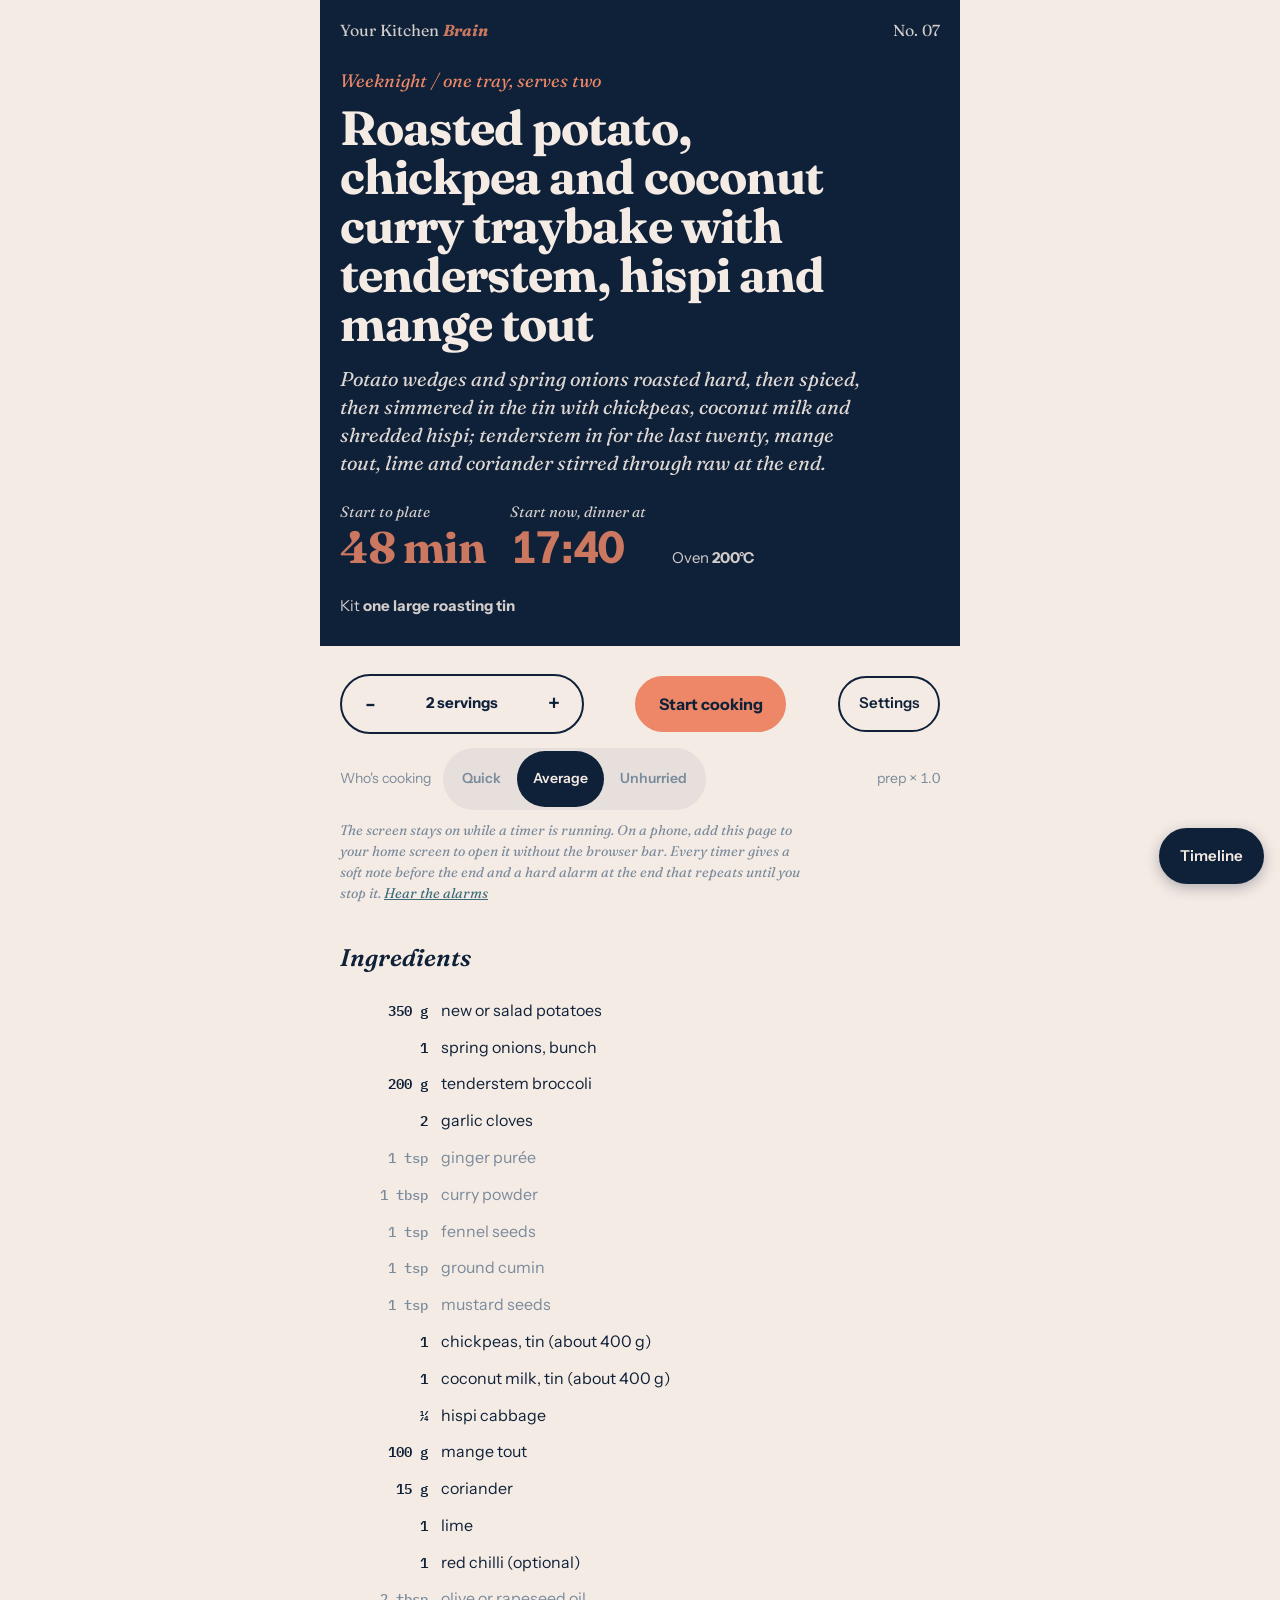
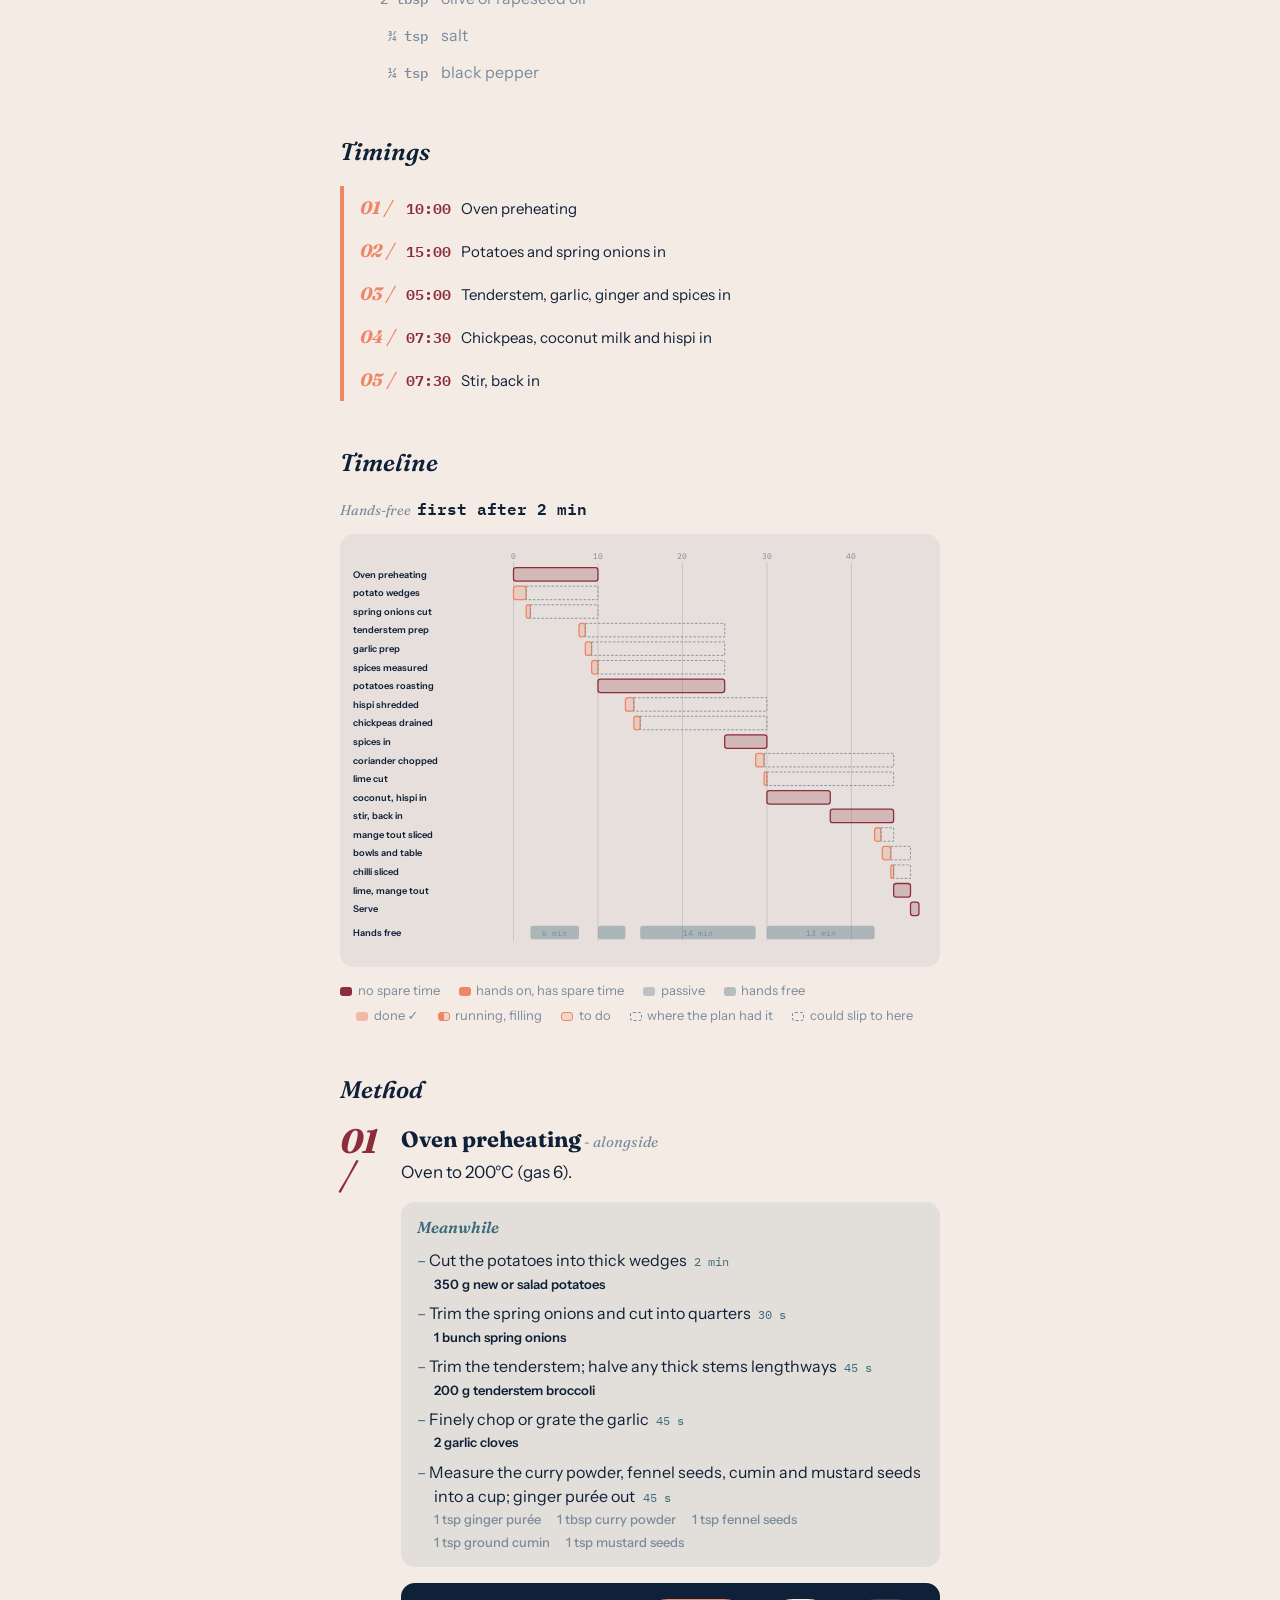
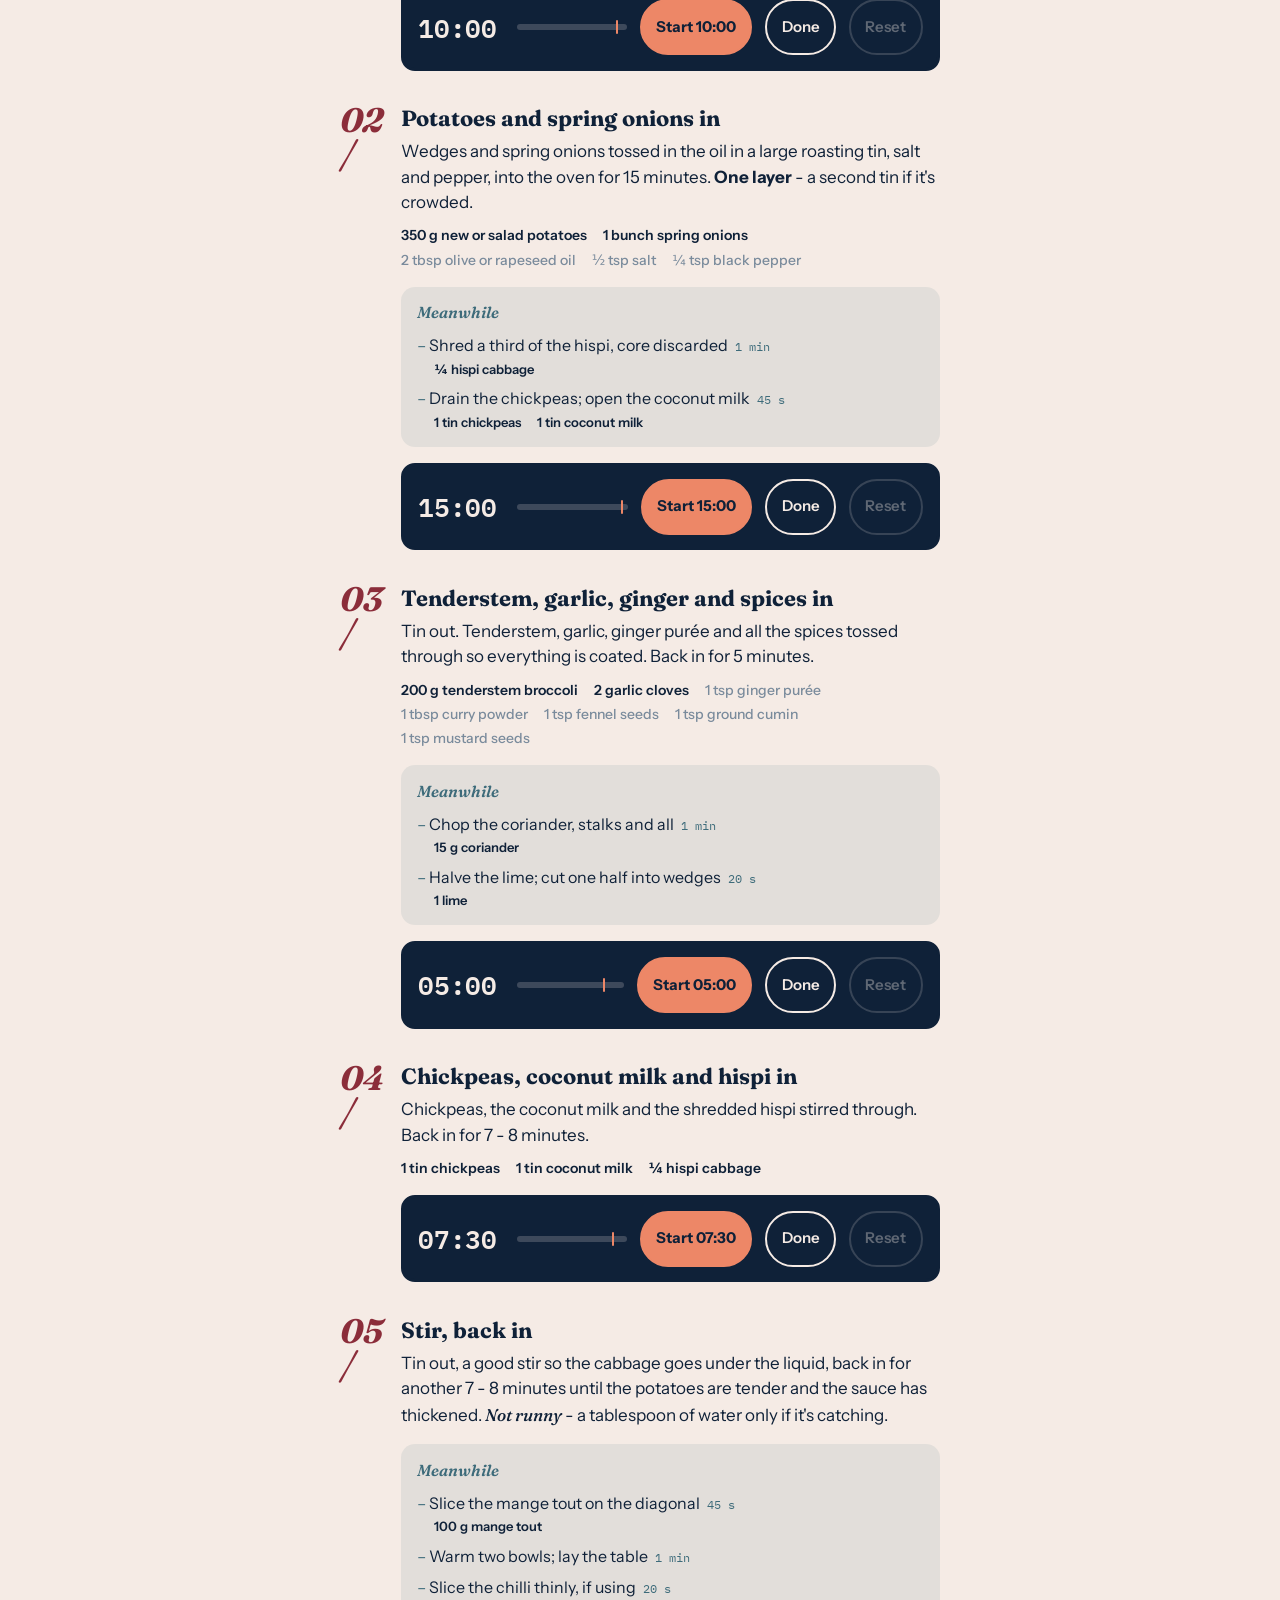
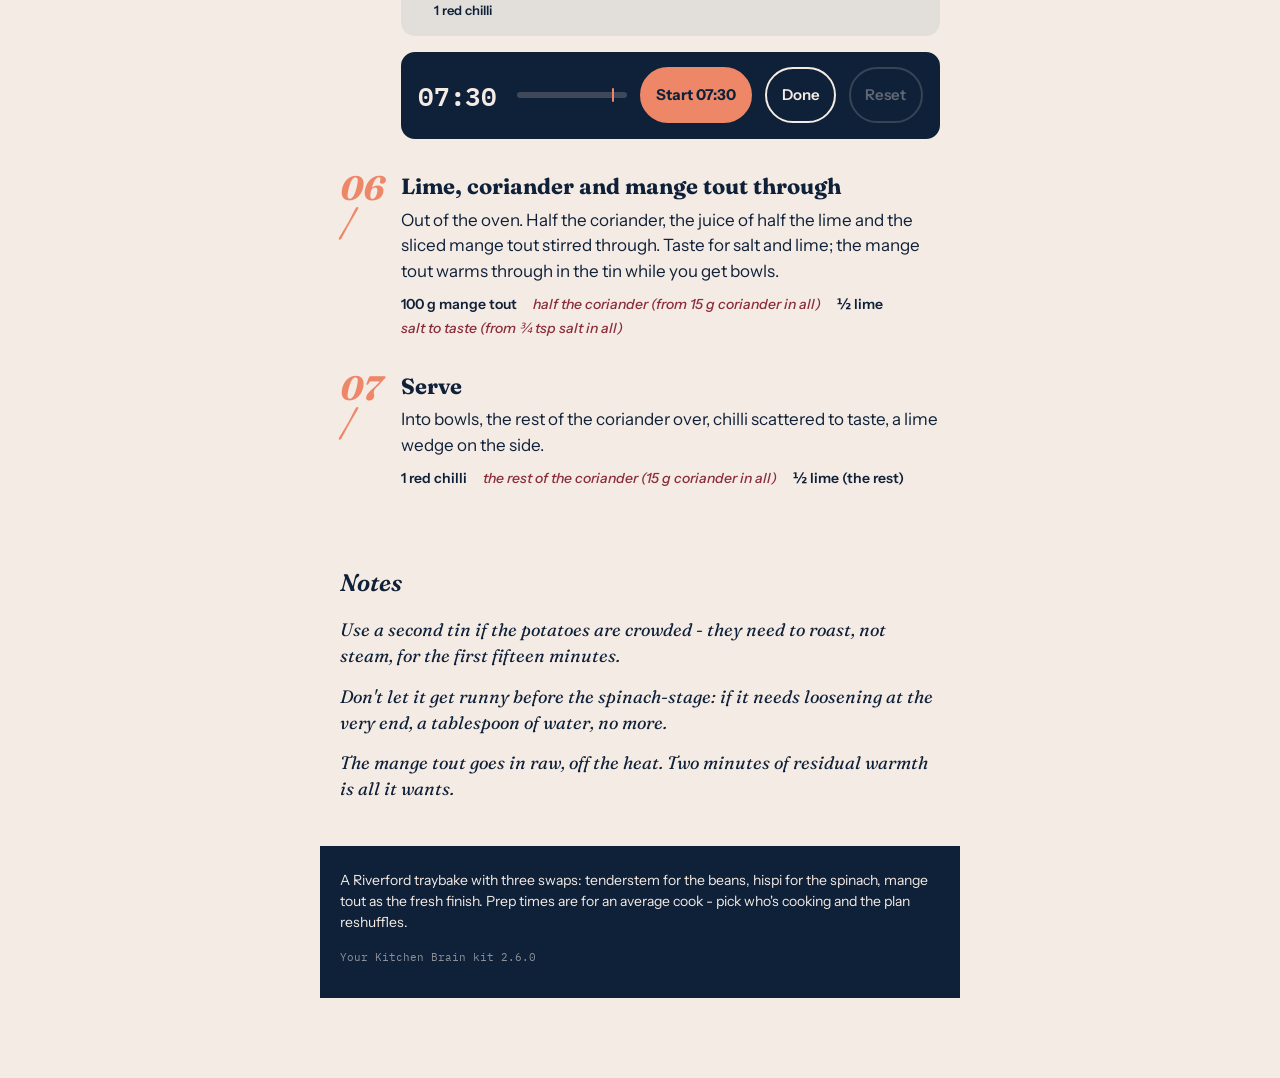
<file: coconut-chickpea-potato-traybake.html>
<!DOCTYPE html>
<html lang="en-GB">
<head>
<meta charset="utf-8">
<meta name="viewport" content="width=device-width, initial-scale=1, viewport-fit=cover">
<meta name="theme-color" content="#0F2138">
<meta name="mobile-web-app-capable" content="yes">
<meta name="apple-mobile-web-app-capable" content="yes">
<meta name="apple-mobile-web-app-status-bar-style" content="default">

<title>Roasted potato, chickpea and coconut curry traybake with tenderstem, hispi and mange tout</title>


<style>
  :root{
    --navy:#0F2138; --coral:#ED8767; --teal:#3D6B7A; --cream:#F5EBE5; --wine:#8B2D3A; --slate:#7A8B9C;
    --ink:var(--navy); --paper:var(--cream); --teal-wash:rgba(61,107,122,.10); --navy-wash:rgba(15,33,56,.06);
    --display:"Fraunces",Georgia,serif; --ui:"Instrument Sans",system-ui,sans-serif; --fig:"IBM Plex Mono",ui-monospace,monospace;
    --r:14px;
  }
  *{box-sizing:border-box;margin:0;padding:0}
  html{-webkit-text-size-adjust:100%;background:var(--navy)}
  body{background:var(--paper);color:var(--ink);font-family:var(--ui);font-size:17px;line-height:1.5;min-height:100vh}
  button{font:inherit;color:inherit;background:none;border:2px solid var(--navy);border-radius:999px;padding:.6rem 1.05rem;cursor:pointer;font-family:var(--ui);font-size:15px;font-weight:600;touch-action:manipulation}
  button:focus-visible{outline:3px solid var(--coral);outline-offset:2px}
  button:disabled{opacity:.35;cursor:default}
  strong{font-weight:700}
  em{font-family:var(--display);font-style:italic;font-weight:500}
  .wrap{max-width:640px;margin:0 auto;padding:0 1.25rem 5rem}

  /* ---- hero: navy field ---- */
  .hero{background:var(--navy);color:var(--cream);margin:0 -1.25rem 1.75rem;padding:1.1rem 1.25rem 1.75rem}
  .hero .inner{max-width:640px;margin:0 auto}
  .mark{display:flex;justify-content:space-between;align-items:baseline;font-family:var(--display);font-size:16px;color:var(--cream);opacity:.85;margin-bottom:1.6rem}
  .mark b{font-weight:700;font-style:italic;color:var(--coral)}
  .mark .no{font-variant-numeric:tabular-nums}
  .kicker{font-family:var(--display);font-style:italic;font-size:18px;color:var(--coral);margin-bottom:.6rem}
  h1{font-family:var(--display);font-optical-sizing:auto;font-weight:700;font-size:clamp(34px,8.5vw,48px);line-height:1.02;letter-spacing:-.02em;max-width:15ch;color:var(--cream)}
  .lede{font-family:var(--display);font-style:italic;font-weight:400;font-size:20px;line-height:1.4;margin-top:1rem;max-width:40ch;color:var(--cream);opacity:.9}
  .meta{display:flex;gap:1.6rem;flex-wrap:wrap;align-items:flex-end;margin-top:1.5rem;font-size:15px;color:var(--cream);opacity:.85}
  .meta span:first-child{font-family:var(--display);font-style:italic;opacity:1}
  .meta span:first-child b{display:block;font-style:normal;font-size:44px;line-height:1;font-weight:700;color:var(--coral);font-variant-numeric:tabular-nums;margin-top:.15rem;letter-spacing:-.02em}
  .meta b{color:var(--cream);font-weight:700}
  .meta .plate i{font-family:var(--display);font-style:italic}
  .meta .plate b{display:block;font-size:44px;line-height:1;color:var(--coral);font-variant-numeric:tabular-nums;margin-top:.15rem;letter-spacing:-.02em}
  .cm-plate{margin-left:.8rem;font-family:var(--fig);font-style:normal;font-size:15px;color:var(--cream)}

  /* ---- controls ---- */
  .controls{display:flex;align-items:center;justify-content:space-between;gap:.75rem;flex-wrap:wrap;margin-bottom:.9rem}
  .stepper{display:flex;align-items:center;border:2px solid var(--navy);border-radius:999px;overflow:hidden}
  .stepper button{width:2.7rem;height:2.7rem;padding:0;display:grid;place-items:center;font-size:22px;border:0;border-radius:0}
  .stepper output{min-width:8rem;text-align:center;font-weight:700;font-size:15px}
  .cook{background:var(--coral);color:var(--navy);border-color:var(--coral);padding:.8rem 1.35rem;font-weight:700;font-size:16px}
  .speed{display:flex;align-items:center;gap:.75rem;flex-wrap:wrap;font-size:14px;color:var(--slate);margin-bottom:.6rem}
  .speed .opts{display:flex;background:var(--navy-wash);border-radius:999px;padding:3px}
  .speed .opts button{border:0;padding:.45rem .85rem;font-size:14px;border-radius:999px}
  .speed .opts button.on{background:var(--navy);color:var(--cream)}
  .speed .fac{margin-left:auto;font-variant-numeric:tabular-nums}
  .hint{font-family:var(--display);font-style:italic;font-size:14px;color:var(--slate);margin:0 0 2.25rem;max-width:52ch}
  .hint button.link{border:0;padding:0;font:inherit;color:var(--teal);text-decoration:underline;cursor:pointer}

  h2{font-family:var(--display);font-style:italic;font-weight:600;font-size:24px;color:var(--ink);margin:0 0 1rem}
  section{margin-bottom:2.75rem}

  /* ---- timings: coral edge ---- */
  .timings{list-style:none;font-size:15px;border-left:4px solid var(--coral);padding-left:1rem}
  .timings li{display:grid;grid-template-columns:2.4rem 1fr;gap:.5rem;padding:.5rem 0;align-items:baseline}
  .timings .n{font-family:var(--display);font-style:italic;font-weight:700;color:var(--coral);font-size:18px}
  .timings .t{font-family:var(--fig);font-weight:600;font-variant-numeric:tabular-nums;margin-right:.6rem}
  .timings li.crit .t{color:var(--wine)}
  .timings .cue{display:block;color:var(--teal);font-size:14px;margin-top:.15rem;font-family:var(--display);font-style:italic}

  /* ---- timeline ---- */
  .gantt{width:100%;overflow:hidden;font-family:var(--ui);font-size:11px;background:var(--navy-wash);border-radius:var(--r);padding:.9rem .8rem .5rem}
  .gantt svg{width:100%;height:auto;display:block}
  .gantt .lbl{fill:var(--ink);font-size:11px;font-weight:600} .gantt .grid{stroke:rgba(15,33,56,.15);stroke-width:1} .gantt .tick{fill:var(--slate);font-family:var(--fig);font-size:10px}
  .gantt .crit{fill:var(--wine)} .gantt .hands{fill:var(--coral)} .gantt .pass{fill:var(--slate);opacity:.45} .gantt .flt{fill:none;stroke:var(--slate);stroke-dasharray:3 2;stroke-width:1}
  .gantt .free{fill:var(--teal);opacity:.35} .gantt .now{stroke:var(--navy);stroke-width:2}
  .glegend{font-size:13px;color:var(--slate);margin-top:.7rem;line-height:1.9}
  .glegend .k{display:inline-block;width:12px;height:9px;margin:0 .35rem 0 1rem;vertical-align:middle;border-radius:3px}
  .glegend .k:first-child{margin-left:0}
  .glegend .k.st-done{background:var(--coral);opacity:.5} .glegend .k.st-run{background:linear-gradient(90deg,var(--coral) 55%,rgba(237,135,103,.22) 55%);border:1.5px solid var(--coral)} .glegend .k.st-todo{background:rgba(237,135,103,.22);border:1.5px solid var(--coral)} .glegend .k.ghost{border:1.5px dashed var(--slate)}
  .gantt .todo{fill-opacity:.22;stroke-width:1.5} .gantt .crit.todo{stroke:var(--wine)} .gantt .hands.todo{stroke:var(--coral)} .gantt .pass.todo{stroke:var(--slate);opacity:1}
  .gantt .done{opacity:.5} .gantt .pass.done{opacity:.3}
  .gantt .ghost{fill:none;stroke:var(--slate);stroke-width:1.5;stroke-dasharray:3 3}
  .gantt .tickmark{fill:var(--ink);font-size:12px;font-weight:700}
  .gantt .hit{fill:transparent} .gantt g.row{cursor:pointer} .gantt g.row:hover .lbl{fill:var(--wine)}
  .greads{display:flex;flex-wrap:wrap;gap:.4rem 1.6rem;margin:0 0 .8rem;font-size:14px;color:var(--slate)}
  .greads i{font-family:var(--display);font-style:italic;margin-right:.4rem} .greads b{font-family:var(--fig);color:var(--ink);font-size:16px;font-variant-numeric:tabular-nums}
  .tl-open{position:fixed;right:1rem;bottom:calc(1rem + env(safe-area-inset-bottom));z-index:6;background:var(--navy);color:var(--cream);border-color:var(--navy);box-shadow:0 4px 14px rgba(15,33,56,.3)}
  .tl-sheet{position:fixed;inset:0;z-index:20;background:var(--paper);display:flex;flex-direction:column;padding:0 0 env(safe-area-inset-bottom)}
  .tl-sheet[hidden]{display:none}
  .tl-top{display:flex;justify-content:space-between;align-items:center;gap:1rem;padding:.8rem 1rem .4rem;background:var(--paper)}
  .tl-top .greads{margin:0}
  .tl-body{flex:1;overflow:auto;padding:0 1rem} .tl-body .lbl{font-size:13px} .tl-body .tickmark{font-size:14px} .tl-body .gantt svg{width:auto}
  .tl-hint{font-family:var(--display);font-style:italic;font-size:13px;color:var(--slate);padding:.3rem 1rem 0}
  .tl-sheet .glegend{padding:0 1rem .8rem;margin:0}
  @media (orientation:landscape) and (max-height:520px){ .tl-sheet .glegend, .tl-hint{display:none} }
  .cm-btns{display:flex;gap:.5rem;flex-wrap:wrap;justify-content:flex-end}
  .glegend .k.crit{background:var(--wine)} .glegend .k.hands{background:var(--coral)} .glegend .k.pass{background:var(--slate);opacity:.45} .glegend .k.flt{border:1px dashed var(--slate)} .glegend .k.free{background:var(--teal);opacity:.35}

  /* ---- ingredients ---- */
  ul.ings{list-style:none}
  ul.ings li{display:grid;grid-template-columns:5.5rem 1fr;gap:.8rem;padding:.4rem 0;align-items:baseline;font-size:16px}
  ul.ings .q{font-family:var(--fig);font-size:14px;font-weight:600;text-align:right;white-space:nowrap;font-variant-numeric:tabular-nums;color:var(--ink)}
  ul.ings .pantry{color:var(--slate)} ul.ings .pantry .q{color:var(--slate);font-weight:500}

  /* ---- method: numerals and space, no rules ---- */
  ol.steps{list-style:none}
  ol.steps > li{display:grid;grid-template-columns:3.2rem 1fr;gap:.6rem;padding:0 0 2rem}
  ol.steps > li > div{min-width:0}   /* let the text column shrink to the screen instead of its widest item */
  ol.steps .n{font-family:var(--display);font-style:italic;font-weight:700;color:var(--coral);font-size:34px;line-height:1;padding-top:0}
  ol.steps h3{font-family:var(--display);font-weight:700;font-size:22px;line-height:1.15;margin:.2rem 0 .5rem}
  ol.steps p{max-width:58ch;font-size:17px}
  ol.steps .link{font-size:15px;color:var(--teal);margin-top:.7rem;font-style:italic;font-family:var(--display)}
  ol.steps li.crit .n{color:var(--wine)}
  ol.steps li.along h3::after{content:" - alongside";font-weight:400;font-style:italic;color:var(--slate);font-size:15px}
  ol.steps li.prep0 .n{color:var(--slate)}

  .need{display:flex;flex-wrap:wrap;gap:.2rem 1rem;margin-top:.6rem;max-width:58ch;font-size:14px;font-weight:600;color:var(--ink)}
  .need .pantry{color:var(--slate);font-weight:500}
  .need .remind{color:var(--wine);font-weight:500;font-style:italic}
  .mw li .need{text-indent:0;margin-top:.15rem;font-size:13px}
  .cm-ings span.pantry{color:var(--slate);font-weight:500} .cm-ings span.remind{color:var(--coral);font-weight:500;font-style:italic}
  /* amounts inside cooking mode's Meanwhile box sit on navy: light slate, not the page's navy ink */
  .cm-mw .need{color:var(--slate)} .cm-mw .need .pantry{color:var(--slate);opacity:.7} .cm-mw .need .remind{color:var(--coral)}
  .mw{margin-top:1rem;max-width:58ch;background:var(--teal-wash);border-radius:var(--r);padding:.85rem 1rem .7rem}
  .mw b{font-family:var(--display);font-style:italic;font-weight:600;font-size:16px;color:var(--teal);display:block;margin-bottom:.35rem}
  .mw ul{list-style:none} .mw li{padding:.22rem 0 .22rem 1.1rem;text-indent:-1.1rem;font-size:16px}
  .mw li::before{content:"\2013  ";color:var(--teal)}
  .mw li i{white-space:nowrap;font-style:normal;color:var(--teal);font-family:var(--fig);font-size:12px;margin-left:.45rem;font-variant-numeric:tabular-nums}

  /* ---- timer instrument: navy ---- */
  .st{display:grid;grid-template-columns:auto 1fr auto auto auto;align-items:center;gap:.8rem;margin-top:1rem;padding:.8rem .9rem;background:var(--navy);color:var(--cream);border-radius:var(--r);border:3px solid var(--navy)}
  .st .clock{font-family:var(--fig);font-size:26px;font-weight:600;letter-spacing:-.01em;font-variant-numeric:tabular-nums;min-width:5.4ch}
  .st .clock.warn{color:var(--coral)} .st .clock.done{color:var(--coral)}
  .st .bar{height:6px;background:rgba(245,235,229,.2);position:relative;border-radius:3px;min-width:3rem}
  .st .bar i{position:absolute;left:0;top:0;bottom:0;background:var(--coral);width:0;border-radius:3px}
  .st .bar u{position:absolute;top:-4px;bottom:-4px;width:3px;background:var(--cream);text-decoration:none;border-radius:2px}
  .st button{padding:.5rem .9rem;font-size:14px;border-color:rgba(245,235,229,.5);color:var(--cream)}
  .st button.go{background:var(--coral);border-color:var(--coral);color:var(--navy);font-weight:700}
  .st button.go.run{background:var(--cream);border-color:var(--cream);color:var(--navy)}
  .st .bar u.w{background:var(--coral);width:2px}
  .st button.go.ring{background:var(--wine);border-color:var(--wine);color:var(--cream)}
  .st.ringing{border-color:var(--wine)}
  .strip span.ring b{color:var(--wine)}
  @keyframes pulse{50%{opacity:.55}}
  @media (prefers-reduced-motion:no-preference){ .st button.go.ring,.strip span.ring b{animation:pulse 1s ease-in-out infinite} }
  li.running .st{border-color:var(--coral)}
  li.running .n{color:var(--coral)}

  .notes p{max-width:58ch;margin-bottom:.9rem;font-family:var(--display);font-style:italic;font-size:18px;line-height:1.45}
  footer{font-size:14px;color:var(--cream);background:var(--navy);margin:0 -1.25rem;padding:1.5rem 1.25rem 2rem}
  footer p,footer{max-width:none}
  footer .kv{display:block;margin-top:1rem;font-family:var(--fig);font-size:11px;opacity:.55}

  /* ---- running strip ---- */
  .strip{position:sticky;top:0;z-index:5;background:var(--coral);color:var(--navy);font-size:14px;font-weight:600;padding:.65rem 1.25rem;display:none;gap:.4rem 1.25rem;flex-wrap:wrap;font-variant-numeric:tabular-nums}
  .strip.on{display:flex}
  .strip span b{font-family:var(--fig);font-weight:700;margin-right:.45rem}
  .strip span.warn b{color:var(--wine)}
  .strip span.cue{flex-basis:100%;color:var(--navy)}
  .strip span.cue b{font-family:var(--ui)}

  /* ---- cooking mode: the stage ---- */
  .cookmode{position:fixed;inset:0;background:var(--navy);color:var(--cream);display:none;flex-direction:column;overflow:auto;z-index:10;padding-bottom:env(safe-area-inset-bottom)}
  .cookmode.on{display:flex}
  .cookmode button{border-color:rgba(245,235,229,.5);color:var(--cream)}
  .cm-top{display:flex;justify-content:space-between;align-items:center;padding:1rem 1.25rem .5rem;font-family:var(--display);font-style:italic;font-size:17px;color:var(--coral)}
  .cm-top button{font-size:14px;padding:.45rem .9rem}
  .cm-body{flex:1;padding:.5rem 1.25rem 1.5rem;max-width:640px;width:100%;margin:0 auto;display:flex;flex-direction:column}
  .cm-n{font-family:var(--display);font-style:italic;font-weight:700;color:var(--coral);font-size:30px;line-height:1;margin-bottom:.5rem}
  .cm-title{font-family:var(--display);font-weight:700;font-size:clamp(30px,7.5vw,40px);line-height:1.05;margin-bottom:1rem;letter-spacing:-.015em}
  .cm-text{font-size:19px;line-height:1.5;max-width:54ch}
  .cm-mw{margin-top:1.1rem;font-size:17px;max-width:54ch;background:rgba(245,235,229,.08);border-radius:var(--r);padding:.85rem 1rem .7rem}
  .cm-mw b{font-family:var(--display);font-style:italic;font-weight:600;font-size:16px;color:var(--coral);display:block;margin-bottom:.35rem}
  .cm-mw ul{list-style:none} .cm-mw li{padding:.22rem 0 .22rem 1.1rem;text-indent:-1.1rem} .cm-mw li::before{content:"\2013  ";color:var(--coral)}
  .cm-mw li i{font-style:normal;color:var(--slate);font-family:var(--fig);font-size:12px;margin-left:.45rem}
  .cm-ings{margin-top:1.25rem;font-size:15px;color:var(--slate);padding-top:.9rem}
  .cm-ings span{color:var(--cream);display:inline-block;margin-right:1.25rem;margin-bottom:.35rem;font-weight:600}
  .cm-timings{margin-top:1.25rem;padding-top:.9rem}
  .cm-timings h4{font-family:var(--display);font-style:italic;font-weight:600;font-size:16px;color:var(--coral);margin-bottom:.5rem}
  .cm-timings .timings{border-left-color:var(--coral)} .cm-timings .timings li.crit .t{color:var(--coral)} .cm-timings .timings .cue{color:var(--slate)}
  .cm-cue{font-size:18px;color:var(--navy);background:var(--coral);border-radius:var(--r);padding:.7rem 1rem;margin-top:1rem;font-weight:700}
  .cm-timer{margin-top:auto;padding-top:1.5rem}
  .cm-timer .st{grid-template-columns:1fr;gap:1rem;padding:1.2rem 1rem 1rem;background:rgba(245,235,229,.06);border-color:rgba(245,235,229,.25)}
  .cm-timer .st .clock{font-size:clamp(72px,22vw,120px);line-height:1;letter-spacing:-.04em;text-align:center;font-weight:600}
  .cm-timer .st .bar{height:8px}
  .cm-timer .st .row{display:grid;grid-template-columns:2fr 1fr 1fr;gap:.6rem} .cm-timer .st .row button{white-space:nowrap}
  .cm-timer .st .row button{padding:1rem 1.1rem;font-size:17px}
  .cm-timer .none{font-family:var(--display);font-style:italic;font-size:16px;color:var(--slate);text-align:center;padding:1rem 0}
  .cm-nav{display:flex;justify-content:space-between;gap:.6rem;padding:1rem 1.25rem 1.25rem;max-width:640px;width:100%;margin:0 auto}
  .cm-nav button{flex:1;padding:1.05rem;font-size:17px;font-weight:700}
  .cm-nav button.fin{background:var(--coral);color:var(--navy);border-color:var(--coral)}
  .cm-others{font-size:15px;color:var(--slate);margin-top:1.25rem;font-variant-numeric:tabular-nums}
  .cm-others .lbl{font-family:var(--display);font-style:italic;color:var(--coral);margin-bottom:.3rem}
  .cm-others .row{display:grid;grid-template-columns:4.6rem 1fr;gap:.6rem;padding:.45rem 0;cursor:pointer;color:var(--cream)}
  .cm-others .row b{font-family:var(--fig);font-weight:700}
  .cm-wake{font-family:var(--display);font-style:italic;font-size:14px;color:var(--slate);margin-top:1rem}

  @media (prefers-reduced-motion:no-preference){ .st .bar i{transition:width .5s linear} }
  @media (max-width:420px){ ul.ings li{grid-template-columns:4.8rem 1fr} ol.steps > li{grid-template-columns:2.7rem 1fr} ol.steps .n{font-size:30px} }
  /* ---- controls for wet, floury hands (plan Phase 3) ----
     Every control at least 56 px tall, cooking mode's main actions 72 px, 12 px or more between neighbours.
     A visible press, and a short buzz where the phone can. Reset needs a press-and-hold. */
  button{min-height:56px;padding:.7rem 1.2rem}
  button.link{min-height:0;padding:0}
  .stepper button{width:56px;height:56px;min-height:56px}
  .speed .opts button{min-height:56px;padding:.6rem 1rem}
  .st button{min-height:56px;font-size:15px}
  .cm-top{flex-direction:column;align-items:stretch;gap:.6rem}
  .cm-btns{display:flex;justify-content:space-between;gap:.75rem} .cm-right{display:flex;gap:.75rem}
  .cm-top button{min-height:56px;font-size:15px;padding:.6rem 1.1rem} #cmFull{min-width:56px;padding:0;font-size:22px;font-style:normal}
  .cm-mw li .need{text-indent:0;margin-top:.15rem;font-size:14px}
  .cm-timer .st .row{gap:.75rem} .cm-timer .st .row button{min-height:72px;font-size:18px;padding:.5rem .6rem}
  .cm-nav{display:grid;grid-template-columns:minmax(6rem,1fr) 3fr;gap:.75rem}
  .cm-nav button{min-height:72px;font-size:19px}
  .cm-others .row{min-height:56px;align-items:center}
  .tl-open{min-height:56px}
  button:active:not(:disabled){filter:brightness(.88)}
  @media (prefers-reduced-motion:no-preference){ button{transition:transform .06s,filter .06s} button:active:not(:disabled){transform:translateY(2px) scale(.98)} }
  button.hold{-webkit-touch-callout:none;user-select:none;-webkit-user-select:none}
  button.holding{color:var(--cream);background:linear-gradient(var(--wine),var(--wine)) left/0% 100% no-repeat;animation:holdfill .8s linear forwards}
  @keyframes holdfill{to{background-size:100% 100%}}
  @media (max-width:420px){ #read .st{grid-template-columns:1fr auto auto;grid-template-areas:"clock bar bar" "go fin reset"} #read .st .clock{grid-area:clock} #read .st .bar{grid-area:bar} #read .st .go{grid-area:go} #read .st .fin-btn{grid-area:fin} #read .st .reset-btn{grid-area:reset} }
  .st button.fin-btn{border-color:var(--cream);color:var(--cream)} .st button.go.undo{background:var(--cream);border-color:var(--cream);color:var(--navy)}
  .cm-cue:empty{display:none}
  /* alert levels: urgent takes the whole screen; heads-up and soft are banners that clear themselves */
  .alarm-over{position:fixed;inset:0;z-index:50;display:flex;flex-direction:column;justify-content:center;align-items:flex-start;gap:1rem;
    padding:2rem 1.5rem calc(2rem + env(safe-area-inset-bottom));border:0;border-radius:0;background:var(--wine);color:var(--cream);text-align:left;cursor:pointer}
  .alarm-over[hidden]{display:none}
  .alarm-over .ao-k{font-family:var(--display);font-style:italic;font-size:22px;opacity:.85}
  .alarm-over .ao-title{font-family:var(--display);font-weight:700;font-size:clamp(34px,9vw,52px);line-height:1.05}
  .alarm-over .ao-note{font-size:19px;line-height:1.45;max-width:30ch}
  .alarm-over .ao-tap{margin-top:1.5rem;font-weight:700;font-size:18px;border:2px solid var(--cream);border-radius:999px;padding:.9rem 1.4rem}
  @media (prefers-reduced-motion:no-preference){ .alarm-over .ao-tap{animation:pulse 1s ease-in-out infinite} }
  .strip span.cue.lvl-soft{font-weight:500}
  .cm-cue.lvl-soft{background:rgba(245,235,229,.12);color:var(--cream);font-weight:500}
  .set-sheet{z-index:30} .set-sheet h2{margin:0} .set-sheet .tl-body{padding:1rem 1.25rem 2rem}
  #cmSet{min-width:56px;padding:0;font-size:22px;font-style:normal}
  .cm-auto{margin-top:1rem;padding:.8rem 1rem;border-radius:var(--r);background:var(--coral);color:var(--navy);font-weight:700;font-size:18px;display:flex;flex-direction:column;gap:.7rem}
  .cm-auto[hidden]{display:none}
  .cm-auto-btns{display:grid;grid-template-columns:1fr 1fr;gap:.75rem}
  .cookmode .cm-auto button{border-color:var(--navy);color:var(--navy);min-height:56px} .cookmode .cm-auto button#cmAutoNow{background:var(--navy);color:var(--cream)}
</style>
<link rel="stylesheet" href="fonts/fonts.css"><link rel="manifest" href="manifest.webmanifest"><link rel="icon" href="icon.svg" type="image/svg+xml"><link rel="apple-touch-icon" href="icon-180.png"></head>
<body>
<div class="strip" id="strip" aria-live="polite"></div>
<button type="button" class="alarm-over" id="alarmOver" hidden aria-live="assertive"><span class="ao-k">Time's up</span><span class="ao-title" id="aoTitle"></span><span class="ao-note" id="aoNote"></span><span class="ao-tap">Tap anywhere to stop the alarm</span></button>
<div class="wrap" id="read">
  <div class="hero"><div class="inner">
  <div class="mark"><span>Your Kitchen <b>Brain</b></span><span class="no">No. 07</span></div>
  <header>
    <div class="kicker">Weeknight  /  one tray, serves two</div>
    <h1>Roasted potato, chickpea and coconut curry traybake with tenderstem, hispi and mange tout</h1>
    <p class="lede">Potato wedges and spring onions roasted hard, then spiced, then simmered in the tin with chickpeas, coconut milk and shredded hispi; tenderstem in for the last twenty, mange tout, lime and coriander stirred through raw at the end.</p>
    <div class="meta"><span>Start to plate<b id="total"></b></span><span class="plate"><i id="plateLbl"></i><b id="plate"></b></span>
      <span>Oven <b>200°C</b></span>
      <span>Kit <b>one large roasting tin</b></span>
      </div>
  </header>
  </div></div>

  <div class="controls">
    <div class="stepper" aria-label="Servings">
      <button type="button" id="dec" aria-label="Fewer servings">-</button>
      <output id="srv" aria-live="polite"></output>
      <button type="button" id="inc" aria-label="More servings">+</button>
    </div>
    <button type="button" class="cook" id="startCook">Start cooking</button>
    <button type="button" id="setOpen">Settings</button>
  </div>
  <div class="speed" aria-label="Cook speed">
    <span class="lbl">Who's cooking</span>
    <div class="opts" id="speedOpts"></div>
    <span class="fac" id="speedFac"></span>
  </div>
  <p class="hint">The screen stays on while a timer is running. On a phone, add this page to your home screen to open it without the browser bar. Every timer gives a soft note before the end and a hard alarm at the end that repeats until you stop it. <button type="button" class="link" id="hear">Hear the alarms</button> <button type="button" class="link" id="endCook" hidden>Start over</button></p>

  <section>
    <h2>Ingredients</h2>
    <ul class="ings" id="ings"></ul>
  </section>

  <section>
    <h2>Timings</h2>
    <ul class="timings" id="timings"></ul>
  </section>

  <section>
    <h2>Timeline</h2>
    <div class="greads"><span><i>Hands-free</i><b id="gFree"></b></span><span hidden><i>Spare time</i><b id="gSpare"></b></span></div>
    <div id="gantt"></div>
    <p class="glegend"><span class="k crit"></span>no spare time <span class="k hands"></span>hands on, has spare time <span class="k pass"></span>passive <span class="k free"></span>hands free<br><span class="k st-done"></span>done ✓ <span class="k st-run"></span>running, filling <span class="k st-todo"></span>to do <span class="k ghost"></span>where the plan had it <span class="k flt"></span>could slip to here</p>
  </section>

  <section>
    <h2>Method</h2>
    <ol class="steps" id="steps"></ol>
  </section>

  <section class="notes">
    <h2>Notes</h2>
    <p>Use a second tin if the potatoes are crowded - they need to roast, not steam, for the first fifteen minutes.</p>
    <p>Don&#x27;t let it get runny before the spinach-stage: if it needs loosening at the very end, a tablespoon of water, no more.</p>
    <p>The mange tout goes in raw, off the heat. Two minutes of residual warmth is all it wants.</p>
  </section>


  <footer>A Riverford traybake with three swaps: tenderstem for the beans, hispi for the spinach, mange tout as the fresh finish. Prep times are for an average cook - pick who&#x27;s cooking and the plan reshuffles.<span class="kv">Your Kitchen Brain kit 2.6.0</span></footer>
</div>

<button type="button" class="tl-open" id="tlOpen">Timeline</button>
<div class="tl-sheet" id="tl" role="dialog" aria-modal="true" aria-label="Timeline" hidden>
  <div class="tl-top"><div class="greads"><span><i>Dinner at</i><b id="tlPlate"></b></span><span><i>Hands-free</i><b id="tlFree"></b></span><span hidden><i>Spare time</i><b id="tlSpare"></b></span></div>
    <button type="button" id="tlClose">Close</button></div>
  <div class="tl-body" id="tlBody"></div>
  <p class="tl-hint">Tap a row to go to that step.</p>
  <p class="glegend"><span class="k crit"></span>no spare time <span class="k hands"></span>hands on, has spare time <span class="k pass"></span>passive <span class="k free"></span>hands free<br><span class="k st-done"></span>done ✓ <span class="k st-run"></span>running, filling <span class="k st-todo"></span>to do <span class="k ghost"></span>where the plan had it <span class="k flt"></span>could slip to here</p>
</div>

<div class="tl-sheet set-sheet" id="set" role="dialog" aria-modal="true" aria-label="Settings" hidden>
  <div class="tl-top"><h2>Settings</h2><button type="button" id="setClose">Close</button></div>
  <div class="tl-body" id="setBody"></div>
</div>

<div class="cookmode" id="cm" role="dialog" aria-modal="true" aria-label="Cooking mode">
  <div class="cm-top">
    <span class="cm-btns"><button type="button" id="cmTl">Timeline</button><span class="cm-right"><button type="button" id="cmSet" aria-label="Settings" title="Settings">⚙</button><button type="button" id="cmFull" hidden aria-label="Full screen" title="Full screen">⤢</button><button type="button" id="cmClose">Close</button></span></span>
    <span class="cm-prog"><span id="cmProg"></span><span id="cmPlate" class="cm-plate"></span></span>
  </div>
  <div class="cm-body">
    <div class="cm-n" id="cmN"></div>
    <div class="cm-title" id="cmTitle"></div>
    <div class="cm-text" id="cmText"></div>
    <div id="cmMw"></div>
    <div class="cm-ings" id="cmIngs"></div>
    <div class="cm-timings" id="cmTimings" hidden></div>
    <div class="cm-cue" id="cmCue"></div>
    <div class="cm-auto" id="cmAuto" hidden><span id="cmAutoText"></span><span class="cm-auto-btns"><button type="button" id="cmAutoNow">Start now</button><button type="button" id="cmAutoNo">Not yet</button></span></div>
    <div class="cm-timer" id="cmTimer"></div>
    <div class="cm-others" id="cmOthers"></div>
    <div class="cm-wake" id="cmWake"></div>
  </div>
  <video id="keepawake" playsinline muted loop width="16" height="16" style="position:fixed;left:-9999px;top:0;opacity:0.01;pointer-events:none" aria-hidden="true"><source src="[data-uri]" type="video/mp4"><source src="[data-uri]" type="video/webm"></video>
  <div class="cm-nav">
    <button type="button" id="cmPrev">Back</button>
    <button type="button" id="cmNext">Next step</button>
  </div>
</div>

<script>
// Resource-constrained critical-path scheduler for recipes.
// Pure function of (recipe, speed) -> plan. No DOM. Shared by the page and by tests.
//
// Activities = steps (heat, timed or not) + tasks (hands-on prep).
//   id, secs, deps: [{id, lag?}], needs: {hands, ring, oven, griddle, ...}
//   steps: hands = 1 - attention (how much of a cook the step occupies)
//   tasks: hands = 1, secs scaled by speed
//   passive: true  -> a step that occupies equipment but no hands (preheat, water boiling)
// Capacity from recipe.kit, default {hands:1, ring:2, oven:1, griddle:1}
(function(root){
function plan(R, speed, opts){
  // opts (all optional, used mid-cook by reschedule.js; without them the plan is exactly as before):
  //   pinned:    {id: {start, end}}  what has really happened - placed first, never moved
  //   notBefore: {id: secs}          earliest start for an activity (now, or its original planned start)
  //   shorten:   {id: secs}          prep the cook is assumed to do faster, to catch up
  //   durations: {id: secs}          hold a task at this length instead of re-working its stretch, so a
  //                                  projection keeps the lengths the cook was shown (placement order differs)
  opts = opts || {}; const pin = opts.pinned || {}, notBefore = opts.notBefore || {}, shorten = opts.shorten || {}, fixedDur = opts.durations || {};
  const kit = Object.assign({ring:3, oven:1, griddle:1, microwave:1, slack:90, prepAhead:900}, R.kit||{});
  const acts = [];
  R.steps.forEach((s,i)=>{
    const dur = s.secs || (s.handsSecs||45);          // untimed steps are short hands-on work
    const needs = Object.assign({}, s.needs||{});
    if (needs.hands===undefined) needs.hands = s.passive ? 0 : (s.secs ? 1-(s.attention??1) : 1);
    acts.push({id:s.id, kind:"step", idx:i, dur, needs, deps:s.deps||[], ref:s});
  });
  (R.tasks||[]).forEach((t,i)=>{
    const needs = Object.assign({hands:1}, t.needs||{});
    acts.push({id:t.id, kind:"task", idx:i, dur:Math.max(1, Math.round(t.secs*speed) - (shorten[t.id]||0)), needs, deps:t.deps||[], ref:t});
  });
  for (const a of acts) if (pin[a.id]) a.dur = Math.max(0, pin[a.id].end - pin[a.id].start);
  const byId = Object.fromEntries(acts.map(a=>[a.id,a]));
  for (const a of acts) for (const d of a.deps) if(!byId[d.id]) throw new Error(a.id+" depends on unknown "+d.id);

  // ---- unconstrained CPM: earliest start (forward), latest start (backward) ----
  const order = topo(acts, byId);
  for (const a of order){ a.es = 0; for (const d of a.deps) a.es = Math.max(a.es, byId[d.id].ef + (d.lag||0)); a.ef = a.es + a.dur; }
  const horizon = Math.max(...acts.map(a=>a.ef));
  const succ = {}; acts.forEach(a=>succ[a.id]=[]); acts.forEach(a=>a.deps.forEach(d=>succ[d.id].push({a, lag:d.lag||0})));
  for (const a of order.slice().reverse()){ a.lf = horizon; for (const s of succ[a.id]) a.lf = Math.min(a.lf, s.a.ls - s.lag); a.ls = a.lf - a.dur; }

  // ---- serial schedule generation: place by latest-start priority, earliest feasible time ----
  // Hands model: steps carry hands = 1-attention (a stir-constantly step is 1, a simmer is 0).
  // Steps may not overlap beyond 1 hand in total. A task needs a whole cook, so it can't overlap
  // another task, and while it runs alongside steps using h hands it stretches by 1/(1-h).
  const pri = order.slice().sort((x,y)=> (x.ls-y.ls) || (x.ef-y.ef) || (x.kind===y.kind ? x.idx-y.idx : (x.kind==="step"?-1:1)));
  const placed = [];
  for (const a of acts) if (pin[a.id]) { a.pinned = true; a.start = pin[a.id].start; a.end = pin[a.id].end; a.durSched = a.end - a.start; placed.push(a); }
  const over = (t0,t1,f) => placed.filter(p=>f(p) && p.start<t1 && p.end>t0);
  const stepHandsAt = (x) => over(x,x+1e-9,p=>p.kind==="step").reduce((s,p)=>s+(p.needs.hands||0),0);
  const equipOk = (a,t,dur) => {
    for (const key of Object.keys(a.needs)){ if(key==="hands"||!a.needs[key]) continue;
      const cap = kit[key] ?? 1; const pts=[t, ...placed.filter(p=>p.start>t&&p.start<t+dur).map(p=>p.start)];
      for (const x of pts){ const load=over(x,x+1e-9,p=>p.needs[key]).reduce((s,p)=>s+p.needs[key],0); if(load+a.needs[key]>cap+1e-9) return false; } }
    return true;
  };
  const tryPlace = (a,t) => {
    if (a.kind==="step"){
      if(!equipOk(a,t,a.dur)) return null;
      const pts=[t, ...placed.filter(p=>p.kind==="step"&&p.start>t&&p.start<t+a.dur).map(p=>p.start)];
      for (const x of pts) if (stepHandsAt(x)+(a.needs.hands||0) > 1+1e-9) return null;
      return a.dur;
    }
    // task: no other task may overlap; stretch by the hands the running steps take
    if (fixedDur[a.id] != null) { const d = Math.max(1, fixedDur[a.id] - (shorten[a.id]||0));
      if (over(t,t+d,p=>p.kind==="task").length || !equipOk(a,t,d)) return null; return d; }
    let dur=a.dur, end=t+dur, guard=0;
    while(guard++<8){ if(over(t,end,p=>p.kind==="task").length) return null;
      const pts=[t, ...placed.filter(p=>p.kind==="step"&&p.start>t&&p.start<end).map(p=>p.start)];
      let h=0; for(const x of pts) h=Math.max(h, stepHandsAt(x)); if(h>=1-1e-9) return null;
      const d2=Math.round(a.dur/(1-h)); if(Math.abs(d2-dur)<1) { dur=d2; break; } dur=d2; end=t+dur; }
    if(!equipOk(a,t,dur)) return null;
    return dur;
  };
  for (const a of pri){ if (a.pinned) continue;
    let t = notBefore[a.id] || 0; for (const d of a.deps) t = Math.max(t, byId[d.id].end + (d.lag||0));
    const cands = [...new Set([t, ...placed.flatMap(p=>[p.start,p.end]).filter(e=>e>t)])].sort((x,y)=>x-y);
    let dur=null; for (const c of cands){ dur=tryPlace(a,c); if(dur!==null){ a.start=c; break; } }
    if(dur===null){ a.start = Math.max(t, ...placed.map(p=>p.end)); dur=a.dur; }
    a.end = a.start + dur; a.durSched = dur; placed.push(a);
  }
  // ---- right-shift pass: activities marked fresh (must be eaten soon after) move as late as feasible ----
  const succ2 = {}; acts.forEach(a=>succ2[a.id]=[]); acts.forEach(a=>a.deps.forEach(d=>succ2[d.id].push({a, lag:d.lag||0})));
  // fresh things keep `slack` seconds in hand; other prep with a long wait ahead of it is pulled to within `prepAhead`
  // of when it's needed, so a cabbage isn't shredded three hours before a roast comes out
  const fresh = placed.filter(a=>!a.pinned).filter(a=>a.ref.fresh || (a.kind==="task" && !a.ref.early)).sort((x,y)=>y.start-x.start);
  for (const a of fresh){
    const margin = a.ref.fresh ? (kit.slack ?? 90) : (kit.prepAhead ?? 900);
    const latest = Math.min(...succ2[a.id].map(s=>s.a.start - s.lag)) - a.durSched - margin;
    if (!isFinite(latest) || latest<=a.start) continue;
    const i = placed.indexOf(a); placed.splice(i,1);
    const cands=[latest, ...placed.flatMap(p=>[p.start,p.end,p.start-a.durSched]).filter(e=>e<latest&&e>a.start)].sort((x,y)=>y-x);   // p.start-dur: finish just as the next thing begins
    let done=false; for (const c of cands){ const d=tryPlace(a,c); if(d!==null && c+d<=latest+a.durSched+1e-9){ a.start=c; a.end=c+d; a.durSched=d; done=true; break; } }
    placed.push(a);
  }
  const makespan = Math.max(...acts.map(a=>a.end));
  // Float = spare time before the meal is late (total float), from a backward pass over the scheduled
  // timeline: each activity may end as late as its successors' latest starts allow, the last ones at
  // makespan. freeFloat (gap to the next activity's scheduled start) is kept for reference.
  // Approximation: shifting an activity by its float is not re-checked against equipment or hands.
  for (const a of order.slice().reverse()){
    a.lateEnd = makespan; for (const s of succ[a.id]) a.lateEnd = Math.min(a.lateEnd, s.a.lateStart - s.lag);
    a.lateStart = a.lateEnd - a.durSched;
    a.freeFloat = Math.max(0, Math.min(makespan, ...succ[a.id].map(s=>s.a.start - s.lag)) - a.end);
    a.float = Math.max(0, a.lateEnd - a.end); a.critical = a.float < 1;
  }
  return {acts, byId, makespan, kit};
}
function topo(acts, byId){
  const seen=new Set(), out=[];
  const visit=(a,stack)=>{ if(seen.has(a.id)) return; if(stack.has(a.id)) throw new Error("cycle at "+a.id); stack.add(a.id); a.deps.forEach(d=>visit(byId[d.id],stack)); stack.delete(a.id); seen.add(a.id); out.push(a); };
  acts.forEach(a=>visit(a,new Set())); return out;
}
// Derived views for the page
function views(P, R){
  const steps = P.acts.filter(a=>a.kind==="step").sort((x,y)=>x.start-y.start || x.idx-y.idx);
  const tasks = P.acts.filter(a=>a.kind==="task").sort((x,y)=>x.start-y.start || x.idx-y.idx);
  // "Before the heat" = before anything at all is running, oven included. Once any step is on,
  // a task belongs to the step it runs during: the latest-starting timed step covering it,
  // preferring one that leaves the hands free; failing that, the next hands-on step.
  const firstStart = Math.min(...steps.map(s=>s.start));
  const before=[]; const inside = Object.fromEntries(steps.map(s=>[s.id,[]]));
  for (const t of tasks){
    if (t.start < firstStart - 1e-9){ before.push(t); continue; }
    const covering = steps.filter(s=>s.ref.secs && s.start<=t.start+1e-9 && s.end>t.start);
    let host = covering.filter(s=>!s.ref.passive).sort((x,y)=>y.start-x.start)[0]
            || covering.sort((x,y)=>y.start-x.start)[0]
            || steps.filter(s=>!s.ref.passive && s.start>=t.start).sort((x,y)=>x.start-y.start)[0]
            || steps.filter(s=>!s.ref.passive && s.start<t.start).sort((x,y)=>y.start-x.start)[0];
    if (host) inside[host.id].push(t); else before.push(t);
  }
  // cues: a timed step that starts while another timed step is running, and is not simply "next" after a timer that just ended
  const cues = {};
  for (const s of steps){ if(!s.ref.secs || s.ref.passive) continue;
    if (s.deps.some(d=>{ const p=P.byId[d.id]; return p.kind==="step" && p.ref.secs && (d.lag||0)>=0 && s.start - (p.end+(d.lag||0)) < 180 && s.start >= p.end+(d.lag||0)-5; })) continue;   // follows that timer, give or take a short task
    const running = steps.filter(r=>r!==s && r.ref.secs && !r.ref.passive && r.start<s.start && r.end>s.start+30);
    if (!running.length) continue;
    const r = running.sort((x,y)=>(y.end-y.start)-(x.end-x.start))[0];
    const rem = Math.round(r.end - s.start); if (rem > (r.end-r.start) - 60) continue;   // starts together with r - no cue needed
    cues[s.id] = {ref:r.id, remaining:rem, buffer: s.ref.buffer ?? 45};
  }
  return {steps, tasks, before, inside, cues, firstStart};
}
root.RecipePlan = {plan, views};
})(typeof window!=="undefined" ? window : globalThis);

</script>
<script>
// Re-planning mid-cook. Pure: (recipe, speed, the plan at the start, what has happened, now) -> projected plan.
// No DOM, no clock, no storage: the page passes everything in, so Node tests can drive it.
// Rules: KITCHEN_BRAIN_PLAN.md section 3 with the amendments in section 0.
//
// session.acts: {id: {start, end, state}} in seconds since cooking started (the first timer).
//   state "done": start and end are fact. "running" / "paused": start is fact, end is the projected finish.
// What counts as late: a timed step whose timer has not started by its planned time. Prep and untimed
// steps have no button, so they are assumed on track until a step that needs them starts; at that moment
// they are known to have finished (the inference rule).
(function(root){
const ELASTICITY = 0.5;    // share of a delay the meal slides by; the rest the cook is assumed to claw back
const TOL_FRAC = 0.10;     // a late start within 10% of the step's length is overlooked...
const TOL_CAP = 60;        // ...but never more than 60 s
const LEDGER = 60;         // once overlooked seconds add up past this, they all count again
const COMPRESS = 0.20;     // the most any one prep task can be hurried

// The plan's section 3 formula for one delay, kept as the expected answer for tests and as documentation.
function elastic(d, T, F){
  const tolerance = Math.min(TOL_FRAC*T, TOL_CAP), excess = Math.max(0, d-tolerance);
  const eaten = Math.min(excess, F), residual = excess-eaten, slide = ELASTICITY*residual;
  return {tolerance, excess, eaten, residual, slide, catchUp: residual-slide};
}

function reschedule(R, speed, base, session, now){
  const RP = root.RecipePlan, facts = session.acts || {}, pinned = {};
  const deps = id => (R.steps.find(s=>s.id===id) || (R.tasks||[]).find(t=>t.id===id) || {}).deps || [];
  // A step can't start until what it waits for has finished: a timer still 'running' when something that
  // needs it has started is over, at that start. (Not for lag<0 links, which are meant to overlap.)
  const closedAt = {};
  for (const [id, s] of Object.entries(facts)) for (const d of deps(id)) if ((d.lag||0) >= 0)
    closedAt[d.id] = Math.min(closedAt[d.id] ?? Infinity, s.start);
  for (const [id, s] of Object.entries(facts)) {
    if (s.state==="done") pinned[id] = {start: s.start, end: s.end};
    else if (closedAt[id] != null) pinned[id] = {start: s.start, end: Math.max(s.start, closedAt[id])};
    else pinned[id] = {start: s.start, end: Math.max(s.end, now)}; }
  // Inference: anything a started activity depends on has finished by the time it started.
  const infer = (id, by) => { for (const d of deps(id)) { if (pinned[d.id]) continue;
    const b = base.byId[d.id], end = Math.min(b.end, by), start = Math.min(b.start, end - b.durSched);
    pinned[d.id] = {start, end, inferred: true}; infer(d.id, start); } };
  for (const id of Object.keys(facts)) infer(id, facts[id].start);
  // Nothing moves earlier than planned (early time is banked); a timer not yet started can't start in the past.
  const notBefore = {};
  for (const a of base.acts) if (!pinned[a.id]) notBefore[a.id] = (a.kind==="step" && a.ref.secs) ? Math.max(a.start, now) : a.start;

  // Prep keeps the length the cook was shown: the scheduler stretches a task that overlaps hands-on work,
  // and with pinned steps placed first that stretch can differ from the plan's for no real reason.
  const durations = {}; for (const a of base.acts) if (a.kind==="task" && !pinned[a.id]) durations[a.id] = a.durSched;
  const raw = RP.plan(R, speed, {pinned, notBefore, durations});
  const rawSlide = Math.max(0, raw.makespan - base.makespan);
  // Overlooked drift. A timer's own delay is measured from when it could have started (its planned time, or
  // later if what it waits for ran late), so delays inherited down a chain are not counted twice. Only the
  // part beyond the step's spare time touches dinner, and up to the step's tolerance of that is forgiven.
  let ledger = 0;
  for (const [id, s] of Object.entries(facts)) { const b = base.byId[id];
    if (!b || b.kind!=="step" || !b.ref.secs) continue;
    let due = b.start; for (const d of b.deps) due = Math.max(due, raw.byId[d.id].end + (d.lag||0));
    const own = Math.max(0, s.start - due);
    ledger += Math.min(Math.min(TOL_FRAC*b.dur, TOL_CAP), Math.max(0, own - b.float)); }
  const excused = ledger > LEDGER ? 0 : ledger;
  const residual = Math.max(0, rawSlide - excused);
  // Catch-up only from prep still ahead on the critical path; heat can't be hurried, prep with spare time doesn't help.
  const ahead = raw.acts.filter(a=>a.kind==="task" && !a.pinned && a.start >= now && a.critical);
  const capacity = ahead.reduce((s,a)=>s + COMPRESS*a.durSched, 0), want = residual*(1-ELASTICITY);
  let proj = raw;
  if (want > 0 && capacity > 0) { const share = Math.min(1, want/capacity), shorten = {};
    for (const a of ahead) shorten[a.id] = Math.round(COMPRESS*a.durSched*share);
    proj = RP.plan(R, speed, {pinned, notBefore, durations, shorten}); }
  const slide = Math.max(0, proj.makespan - base.makespan - excused);
  return {plan: proj, raw, plateUp: base.makespan + slide, slide, ledger, excused,
          catchUp: raw.makespan - proj.makespan, pinned};
}

root.RecipeSession = {reschedule, elastic, ELASTICITY, TOL_FRAC, TOL_CAP, LEDGER, COMPRESS};
})(typeof window!=="undefined" ? window : globalThis);

</script>
<script>
const SLUG = "coconut-chickpea-potato-traybake";
const BASE = 2;
const ING = [{"id": "0001", "name": "new or salad potatoes", "amt": 350, "unit": "g"}, {"id": "0002", "name": "spring onions, bunch", "amt": 1, "unit": ""}, {"id": "0003", "name": "tenderstem broccoli", "amt": 200, "unit": "g"}, {"id": "0004", "name": "garlic cloves", "amt": 2, "unit": ""}, {"id": "0005", "name": "ginger purée", "amt": 1, "unit": "tsp", "pantry": true}, {"id": "0006", "name": "curry powder", "amt": 1, "unit": "tbsp", "pantry": true}, {"id": "0007", "name": "fennel seeds", "amt": 1, "unit": "tsp", "pantry": true}, {"id": "0008", "name": "ground cumin", "amt": 1, "unit": "tsp", "pantry": true}, {"id": "0009", "name": "mustard seeds", "amt": 1, "unit": "tsp", "pantry": true}, {"id": "0010", "name": "chickpeas, tin", "amt": 1, "unit": "", "grams": 400}, {"id": "0011", "name": "coconut milk, tin", "amt": 1, "unit": "", "grams": 400}, {"id": "0012", "name": "hispi cabbage", "amt": 0.33, "unit": ""}, {"id": "0013", "name": "mange tout", "amt": 100, "unit": "g"}, {"id": "0014", "name": "coriander", "amt": 15, "unit": "g"}, {"id": "0015", "name": "lime", "amt": 1, "unit": ""}, {"id": "0016", "name": "red chilli (optional)", "amt": 1, "unit": ""}, {"id": "0017", "name": "olive or rapeseed oil", "amt": 2, "unit": "tbsp", "pantry": true}, {"id": "0018", "name": "salt", "amt": 0.75, "unit": "tsp", "pantry": true}, {"id": "0019", "name": "black pepper", "amt": 0.25, "unit": "tsp", "pantry": true}];
const STEPS = [{"id": "oven", "title": "Oven preheating", "passive": true, "secs": 600, "needs": {"oven": 1}, "deps": [], "uses": [], "text": "Oven to 200°C (gas 6)."}, {"id": "roast1", "title": "Potatoes and spring onions in", "secs": 900, "attention": 1, "needs": {"oven": 1}, "deps": [{"id": "oven"}, {"id": "t-potato"}, {"id": "t-onion"}], "uses": ["0001", "0002", "0017", {"id": "0018", "amt": 0.5}, "0019"], "text": "Wedges and spring onions tossed in the oil in a large roasting tin, salt and pepper, into the oven for 15 minutes. **One layer** - a second tin if it's crowded.", "label": "potatoes roasting"}, {"id": "spice", "title": "Tenderstem, garlic, ginger and spices in", "secs": 300, "attention": 1, "needs": {"oven": 1}, "deps": [{"id": "roast1"}, {"id": "t-stem"}, {"id": "t-garlic"}, {"id": "t-spice"}], "uses": ["0003", "0004", "0005", "0006", "0007", "0008", "0009"], "text": "Tin out. Tenderstem, garlic, ginger purée and all the spices tossed through so everything is coated. Back in for 5 minutes.", "label": "spices in"}, {"id": "coconut", "title": "Chickpeas, coconut milk and hispi in", "secs": 450, "attention": 1, "needs": {"oven": 1}, "deps": [{"id": "spice"}, {"id": "t-chick"}, {"id": "t-hispi"}], "uses": ["0010", "0011", "0012"], "text": "Chickpeas, the coconut milk and the shredded hispi stirred through. Back in for 7 - 8 minutes.", "label": "coconut, hispi in"}, {"id": "stir", "title": "Stir, back in", "secs": 450, "attention": 1, "needs": {"oven": 1}, "deps": [{"id": "coconut"}], "uses": [], "text": "Tin out, a good stir so the cabbage goes under the liquid, back in for another 7 - 8 minutes until the potatoes are tender and the sauce has thickened. *Not runny* - a tablespoon of water only if it's catching.", "label": "stir, back in"}, {"id": "finish", "title": "Lime, coriander and mange tout through", "secs": null, "handsSecs": 120, "deps": [{"id": "stir"}, {"id": "t-mange"}, {"id": "t-cori"}, {"id": "t-lime"}], "uses": ["0013", {"id": "0014", "note": "half the coriander"}, {"id": "0015", "amt": 0.5}, {"id": "0018", "note": "salt to taste"}], "text": "Out of the oven. Half the coriander, the juice of half the lime and the sliced mange tout stirred through. Taste for salt and lime; the mange tout warms through in the tin while you get bowls.", "label": "lime, mange tout"}, {"id": "serve", "title": "Serve", "secs": null, "handsSecs": 60, "deps": [{"id": "finish"}, {"id": "t-chilli"}, {"id": "t-bowls"}], "uses": ["0016", "0014", "0015"], "text": "Into bowls, the rest of the coriander over, chilli scattered to taste, a lime wedge on the side."}];
const TASKS = [{"id": "t-potato", "label": "potato wedges", "text": "Cut the potatoes into thick wedges", "secs": 90, "deps": [], "uses": ["0001"]}, {"id": "t-onion", "label": "spring onions cut", "text": "Trim the spring onions and cut into quarters", "secs": 30, "deps": [], "uses": ["0002"]}, {"id": "t-stem", "label": "tenderstem prep", "text": "Trim the tenderstem; halve any thick stems lengthways", "secs": 45, "deps": [], "uses": ["0003"]}, {"id": "t-garlic", "label": "garlic prep", "text": "Finely chop or grate the garlic", "secs": 45, "deps": [], "uses": ["0004"]}, {"id": "t-spice", "label": "spices measured", "text": "Measure the curry powder, fennel seeds, cumin and mustard seeds into a cup; ginger purée out", "secs": 45, "deps": [], "uses": ["0005", "0006", "0007", "0008", "0009"]}, {"id": "t-chick", "label": "chickpeas drained", "text": "Drain the chickpeas; open the coconut milk", "secs": 45, "deps": [], "uses": ["0010", "0011"]}, {"id": "t-hispi", "label": "hispi shredded", "text": "Shred a third of the hispi, core discarded", "secs": 60, "deps": [], "uses": ["0012"]}, {"id": "t-cori", "label": "coriander chopped", "text": "Chop the coriander, stalks and all", "secs": 60, "deps": [], "uses": ["0014"]}, {"id": "t-lime", "label": "lime cut", "text": "Halve the lime; cut one half into wedges", "secs": 20, "deps": [], "uses": ["0015"]}, {"id": "t-mange", "label": "mange tout sliced", "text": "Slice the mange tout on the diagonal", "secs": 45, "deps": [], "fresh": true, "uses": ["0013"]}, {"id": "t-chilli", "label": "chilli sliced", "text": "Slice the chilli thinly, if using", "secs": 20, "deps": [], "fresh": true, "uses": ["0016"]}, {"id": "t-bowls", "label": "bowls and table", "text": "Warm two bowls; lay the table", "secs": 60, "deps": [], "fresh": true}];
const KIT = {"ring": 3, "oven": 1, "griddle": 1};// ---------- events: one channel for "something happened" ----------
// The session announces every fact it records and every re-plan here. Anything that has to react listens
// instead of being called from wherever the change happened, so a new call site can never miss a reaction.
// Listeners today: the timeline. Planned: auto-start (Phase 4), alert levels (5), the phone's own alarms (6b).
//   cook-started  {anchor}                    the first timer started
//   step-started  {id, k, at, resumed}        a timer started or resumed (at: seconds since the cook began)
//   step-paused   {id, k, at}
//   step-finished {id, k, at}                 a timer reached zero, or Next on an untimed step mid-cook
//   step-reset    {id, k}
//   cook-finished {}
//   plan-updated  {plan, plateUp}             the projection was refreshed (every few seconds while cooking)
//   plan-shifted  {before, after}             the dinner time shown to the cook changed (ms timestamps)
// From the timers and the detectors, for alerts.js to decide how loudly to say them (plan Phase 5):
//   timer-warning {k, secs}                   a timer's soft-alarm moment (secs before its end)
//   timer-ended   {k, away?}                  a timer reached zero (away: while the page was closed)
//   cue-warning   {k, of, secs} / cue-now {k, of}   a linked step is due / due now
//   step-due-soon {k, in}                     the next timer is due, after 2 min or more hands-free
//   handsfree-started {from, to, suggestion}  a hands-free stretch of 2 min or more has begun
//   alerted       {level, text}               an alert was given (urgent, heads or soft)
const LISTENERS = {};
function on(name, fn){ (LISTENERS[name] ??= []).push(fn); }
function emit(name, detail){ for (const fn of LISTENERS[name] || []) { try { fn(detail || {}); } catch(e) { console.error(name, e); } } }
// ---------- settings: kept on this device ----------
// Shared by every recipe page opened from the same web address (pages opened as files may each keep their
// own until the app is hosted). Changes are announced as "settings-changed"; the page applies them.
const SETTINGS_KEY = "kb-settings";
const SETTINGS_DEFAULT = {speed: 1.0, servings: null, sound: true, volume: 0.8, vibrate: true, autostart: false, warnShift: 0};
const SETTINGS = (()=>{ try { return Object.assign({}, SETTINGS_DEFAULT, JSON.parse(localStorage.getItem(SETTINGS_KEY)) || {}); }
                        catch(e) { return Object.assign({}, SETTINGS_DEFAULT); } })();
function saveSettings(){ try { localStorage.setItem(SETTINGS_KEY, JSON.stringify(SETTINGS)); } catch(e) {} emit("settings-changed", SETTINGS); }
function buzz(pattern){ if (SETTINGS.vibrate && navigator.vibrate) navigator.vibrate(pattern); }
const SPEED_CHOICES = [["Quick", 0.8], ["Average", 1.0], ["Unhurried", 1.4]];
const WARN_SHIFTS = [[-30, "30 s later"], [-15, "15 s later"], [0, "As planned"], [15, "15 s earlier"], [30, "30 s earlier"], [60, "1 min earlier"], [120, "2 min earlier"]];

const SETTINGS_CSS = `
.kb-set{display:flex;flex-direction:column;gap:1.4rem;max-width:560px}
.kb-set .row{display:flex;flex-direction:column;gap:.5rem}
.kb-set .row > b{font-family:var(--display,Georgia,serif);font-style:italic;font-weight:600;font-size:18px}
.kb-set .row > small{font-size:14px;color:var(--slate,#7A8B9C);max-width:46ch}
.kb-set .seg{display:flex;flex-wrap:wrap;gap:.5rem}
.kb-set .seg button{min-height:56px;padding:.6rem 1rem;border-radius:999px;border:2px solid var(--navy,#0F2138);background:none;font:inherit;font-weight:600;cursor:pointer}
.kb-set .seg button.on{background:var(--navy,#0F2138);color:var(--cream,#F5EBE5)}
.kb-set .switch{display:flex;justify-content:space-between;align-items:center;gap:1rem;min-height:56px;width:100%;padding:.6rem 1rem;border-radius:16px;border:2px solid var(--navy,#0F2138);background:none;font:inherit;font-weight:600;text-align:left;cursor:pointer}
.kb-set .switch i{font-style:normal;font-family:var(--fig,monospace);padding:.25rem .7rem;border-radius:999px;background:var(--navy-wash,rgba(15,33,56,.08))}
.kb-set .switch[aria-checked="true"] i{background:var(--navy,#0F2138);color:var(--cream,#F5EBE5)}
.kb-set input[type=range]{width:100%;min-height:44px;accent-color:var(--coral,#ED8767)}
`;
function renderSettings(box, opts){
  opts = opts || {};
  if (!document.getElementById("kb-set-css")) { const st = document.createElement("style"); st.id = "kb-set-css"; st.textContent = SETTINGS_CSS; document.head.append(st); }
  box.innerHTML = ""; const form = document.createElement("div"); form.className = "kb-set"; box.append(form);
  const redraw = ()=>renderSettings(box, opts), set = (k, v)=>{ SETTINGS[k] = v; saveSettings(); redraw(); };
  const row = (label, note)=>{ const r = document.createElement("div"); r.className = "row"; const b = document.createElement("b"); b.textContent = label; r.append(b);
    if (note) { const s = document.createElement("small"); s.textContent = note; r.append(s); } form.append(r); return r; };
  const seg = (r, choices, current, onPick)=>{ const g = document.createElement("div"); g.className = "seg";
    for (const [label, value] of choices) { const bt = document.createElement("button"); bt.type = "button"; bt.textContent = label;
      bt.classList.toggle("on", value === current); bt.setAttribute("aria-pressed", value === current); bt.onclick = ()=>onPick(value); g.append(bt); }
    r.append(g); return g; };
  const sw = (r, key, label)=>{ const bt = document.createElement("button"); bt.type = "button"; bt.className = "switch"; bt.setAttribute("role", "switch");
    bt.setAttribute("aria-checked", !!SETTINGS[key]); bt.dataset.key = key;
    const t = document.createElement("span"); t.textContent = label; const i = document.createElement("i"); i.textContent = SETTINGS[key] ? "On" : "Off";
    bt.append(t, i); bt.onclick = ()=>set(key, !SETTINGS[key]); r.append(bt); return bt; };

  seg(row("Who usually cooks", "Sets how long prep takes in the plan. Each recipe page can still change it for one cook."), SPEED_CHOICES, SETTINGS.speed, v=>set("speed", v));
  const sv = row("Usual servings", "Pages open scaled to this. 'Recipe's own' uses each recipe's number.");
  const svChoices = [["Recipe's own", null], ["1", 1], ["2", 2], ["3", 3], ["4", 4], ["5", 5], ["6", 6], ["8", 8]];
  seg(sv, svChoices, SETTINGS.servings, v=>set("servings", v));
  const snd = row("Sound"); sw(snd, "sound", "Alarms and chimes");
  if (SETTINGS.sound) { const vol = document.createElement("input"); vol.type = "range"; vol.min = "0.1"; vol.max = "1"; vol.step = "0.1"; vol.value = SETTINGS.volume;
    vol.setAttribute("aria-label", "Volume"); vol.oninput = ()=>{ SETTINGS.volume = +vol.value; saveSettings(); };
    snd.append(vol);
    if (opts.test) { const tb = document.createElement("button"); tb.type = "button"; tb.className = "switch"; tb.textContent = "Hear the alarms at this volume"; tb.onclick = opts.test; snd.append(tb); } }
  sw(row("Vibration"), "vibrate", "Buzz on alarms and taps");
  sw(row("Start timers automatically", "After Next step, that step's timer starts by itself after 15 seconds, unless you tap Not yet. Hands-off steps like preheating ask first, since the page can't know the oven is on. Linked timers always start on their cue."), "autostart", "Auto-start on Next step");
  seg(row("Warn me before a timer ends", "Moves every soft alarm earlier or later. Steps under two minutes get only the end alarm."), WARN_SHIFTS, SETTINGS.warnShift, v=>set("warnShift", v));
}


// ---------- scaling ----------
let servings = SETTINGS.servings || BASE;   // the device's usual servings, if set
const rich = (el, s) => { const esc=String(s).replace(/&/g,"&amp;").replace(/</g,"&lt;"); el.innerHTML = esc.replace(/\*\*(.+?)\*\*/g,"<strong>$1</strong>").replace(/\*(.+?)\*/g,"<em>$1</em>"); return el; };
const mmss = s => { s=Math.max(0,Math.round(s)); return String(Math.floor(s/60)).padStart(2,"0")+":"+String(s%60).padStart(2,"0"); };
const mins = s => { const m=Math.round(s/60); return m+" min"; };
function fmt(n){ if (Number.isInteger(n)) return String(n); const r=Math.round(n*4)/4, w=Math.floor(r), f={0.25:"¼",0.5:"½",0.75:"¾"}[r-w]; return f?(w||"")+f:(Math.round(n*10)/10).toString(); }
function qty(i, amt){ let a=(amt??i.amt)*servings/BASE; if(i.unit==="ml"||i.unit==="g"){ const r=a<50?5:10; a=Math.max(r,Math.round(a/r)*r); } return fmt(a)+(i.unit?" "+i.unit:""); }

// ---------- amounts per step and task ----------
// A `uses` entry is an ingredient id (plain), {id, amt} (a measured portion) or {id, note} (a described
// portion: "a knob of butter"). Prep tasks show the whole amount, because that is when it comes out of the
// cupboard. In a step, a plain use is the whole amount unless the ingredient is split, in which case it is
// "the rest". A described portion, or a rest that can't be worked out, reminds the cook of the total.
const ING_BY_ID = Object.fromEntries(ING.map(i=>[i.id,i]));
const SPLIT = {};   // id -> {measured: sum of measured portions, vague: any described portion}
for (const a of [...STEPS, ...TASKS]) for (const u of (a.uses||[])) { if (typeof u==="string") continue;
  const s = SPLIT[u.id] ??= {measured:0, vague:false}; if (u.amt!=null) s.measured+=u.amt; else s.vague=true; }
// Ingredient names are written for the list ("coriander, bunch", "red onion (for the sauce, full batch)").
// In a step the short form reads better, keeping a container word: "½ bunch coriander", "1 tin chickpeas".
const CONTAINERS = ["bunch","tin","jar","slices","thick slices","sprigs","ball","bag","pack"];
function shortName(i){
  const paren = (i.name.match(/\(([^)]*)\)/)||[])[1], head = i.name.replace(/\s*\([^)]*\)/g,"");
  const [name, ...rest] = head.split(",").map(s=>s.trim());
  const box = CONTAINERS.includes(rest[0]) ? rest[0] : CONTAINERS.includes(paren) ? paren : "";
  return {name, box};
}
function amountOf(i, amt){   // "4 slices Parma ham", "1 lemon" (from "lemons" split down to one), "300 ml dry cider"
  const {name, box} = shortName(i), a = (amt??i.amt)*servings/BASE;
  let n = name; if (!box && !i.unit && a<=1 && i.amt>1 && /[^s]s$/.test(n)) n = n.slice(0,-1);
  return [qty(i,amt), box, n].filter(Boolean).join(" ");
}
function useLine(u, isTask){
  const id = typeof u==="string" ? u : u.id, i = ING_BY_ID[id]; if(!i) return null;
  const name = shortName(i).name, out = {pantry:!!i.pantry, remind:false};
  if (typeof u!=="string" && u.amt!=null) out.text = amountOf(i,u.amt);
  else if (typeof u!=="string") { out.text = u.note+" (from "+amountOf(i)+" in all)"; out.remind = true; }
  else if (isTask || !SPLIT[id]) out.text = amountOf(i);
  else { const rest = i.amt - SPLIT[id].measured;
    if (!SPLIT[id].vague && rest > 1e-9) out.text = amountOf(i,rest)+" (the rest)";
    else { out.text = "the rest of the "+name+" ("+amountOf(i)+" in all)"; out.remind = true; } }
  return out;
}
function usesBlock(a, isTask, cls){
  const lines = (a.uses||[]).map(u=>useLine(u,isTask)).filter(Boolean); if(!lines.length) return null;
  const w=document.createElement("div"); w.className=cls;
  for (const l of lines){ const s=document.createElement("span"); s.textContent=l.text; if(l.pantry) s.classList.add("pantry"); if(l.remind){ s.classList.add("remind"); s.title="Shared with other steps - check the ingredients list"; } w.append(s); }
  return w;
}
function renderIngs(){
  document.getElementById("srv").textContent = servings+(servings===1?" serving":" servings");
  const ul=document.getElementById("ings"); ul.innerHTML="";
  for (const i of ING){ const li=document.createElement("li"); if(i.pantry) li.className="pantry";
    const q=document.createElement("span"); q.className="q"; q.textContent=qty(i);
    const n=document.createElement("span"); n.textContent=i.name+(i.grams?" (about "+Math.round(i.grams*servings/BASE/10)*10+" g)":""); li.append(q,n); ul.append(li); }
  document.getElementById("dec").disabled = servings<=1;
  if (cm.classList.contains("on")) showStep(cur);
}
document.getElementById("inc").onclick=()=>{servings=Math.min(12,servings+1);renderIngs();renderSteps();};
document.getElementById("dec").onclick=()=>{servings=Math.max(1,servings-1);renderIngs();renderSteps();};

// ---------- plan ----------
const SPEEDS=[["Quick",0.8],["Average",1.0],["Unhurried",1.4]];
let speed=SETTINGS.speed, PLAN=null, VIEW=null, ORDER=[];   // ORDER: data indices of STEPS in scheduled order
const R = {steps:STEPS, tasks:TASKS, kit:KIT};
function replan(){ PLAN=RecipePlan.plan(R, speed); VIEW=RecipePlan.views(PLAN, R); ORDER=VIEW.steps.map(s=>s.idx); }
function NN(i){ return String(ORDER.indexOf(i)+1).padStart(2,"0"); }   // display number from data index
const act = i => PLAN.byId[STEPS[i].id];
function renderSpeed(){
  const o=document.getElementById("speedOpts"); o.innerHTML="";
  SPEEDS.forEach(([n,f])=>{ const b=document.createElement("button"); b.type="button"; b.textContent=n; b.classList.toggle("on",f===speed); b.onclick=()=>{speed=f; renderAll();}; o.append(b); });
  document.getElementById("speedFac").textContent="prep \u00d7 "+speed.toFixed(1);
}
function taskLine(t){ const li=document.createElement("li"); rich(li,t.ref.text); const i=document.createElement("i"); const s=t.durSched; i.textContent=(s>=60?Math.round(s/60)+" min":s+" s"); li.append(i); const u=usesBlock(t.ref,true,"need"); if(u) li.append(u); return li; }
function mwBlock(items, cls, label){ const w=document.createElement("div"); w.className=cls; const b=document.createElement("b"); b.textContent=label; const ul=document.createElement("ul"); items.forEach(t=>ul.append(taskLine(t))); w.append(b,ul); return w; }

// ---------- timings overview: the critical path ----------
function buildTimings(){
  const ul=document.createElement("ul"); ul.className="timings";
  for (const s of VIEW.steps){ if(!s.ref.secs) continue;
    const li=document.createElement("li"); if(s.critical) li.className="crit";
    const n=document.createElement("span"); n.className="n"; n.textContent=NN(s.idx)+" /";
    const d=document.createElement("div"); const t=document.createElement("span"); t.className="t"; t.textContent=mmss(s.ref.secs);
    d.append(t, s.ref.title + (s.critical? "" : "  - "+mins(s.float)+" of float"));
    const c=VIEW.cues[s.id]; if(c){ const cu=document.createElement("span"); cu.className="cue"; cu.textContent="starts when "+NN(PLAN.byId[c.ref].idx)+" "+PLAN.byId[c.ref].ref.title.toLowerCase()+" has "+mmss(c.remaining)+" left  (alarm "+c.buffer+" s before)"; d.append(cu); }
    li.append(n,d); ul.append(li);
  }
  return ul;
}
// ---------- timeline ----------
// Draws the cook as it is. Before cooking: the plan. Once cooking: the projection from the session - done
// bars where they really happened (with a tick), the running bar filling, to-do bars where the projection
// now expects them, and a faint ghost of the original plan behind anything that has moved.
// Fill says state (solid + tick: done; filling: running; outline: to do). Colour says urgency
// (wine: no spare time; coral: hands on with spare; slate: passive). Never colour alone.
let cookStart=null;
function freeGaps(P){
  // intervals where no task runs and running steps leave the hands free (needs.hands == 0)
  P = P || PLAN;
  const ev=[]; P.acts.forEach(a=>{ const h=a.kind==="task"?1:(a.needs.hands||0); if(h>0){ ev.push([a.start,h]); ev.push([a.end,-h]); } });
  ev.sort((x,y)=>x[0]-y[0]||x[1]-y[1]); const gaps=[]; let load=0, t0=0;
  for (const [t,dh] of ev){ if(load<=1e-9 && t>t0+59) gaps.push([t0,t]); load+=dh; if(load<=1e-9) t0=t; }
  if(load<=1e-9 && P.makespan>t0+59) gaps.push([t0,P.makespan]);
  return gaps;
}
function liveView(){   // what to draw, the original plan for ghosts, and "now" in plan seconds
  if (SESSION && RES) return {P:RES.plan, base:BASE_PLAN, now:secsNow()};
  return {P:PLAN, base:null, now:null};
}
function actState(a, now){
  const f = SESSION && SESSION.acts[a.id];
  if (f) return f.state==="done" ? "done" : "running";
  if (a.pinned) return "done";                                   // inferred: something that needed it has started
  if (now==null) return "todo";
  if (a.kind==="step" && a.ref.secs) return "todo";              // a timer only counts once it is started
  if (a.end<=now) return "done";                                 // prep and untimed steps: assumed on track
  return a.start<=now ? "running" : "todo";
}
function runFraction(a, now){
  const k = a.kind==="step" ? a.idx : -1;
  if (k>=0 && T[k] && T[k].total) return Math.max(0, Math.min(1, 1 - T[k].remaining/T[k].total));
  return Math.max(0, Math.min(1, (now - a.start) / Math.max(1, a.end - a.start)));
}
function hostStep(a){   // the step a row jumps to: itself, or the step its prep is listed under
  if (a.kind==="step") return a.idx;
  for (const [sid, list] of Object.entries(VIEW.inside)) if (list.some(t=>t.id===a.id)) return PLAN.byId[sid].idx;
  return ORDER[0];
}
const escX = s => String(s).replace(/&/g,"&amp;").replace(/</g,"&lt;");
function buildGantt(fit){   // fit: {w, h} in screen pixels for the full-screen sheet: drawn 1:1, so labels stay readable
  const {P, base, now} = liveView();
  const rows = (base||P).acts.slice().sort((x,y)=>x.start-y.start||x.idx-y.idx).map(a=>P.byId[a.id]);
  const W=fit?Math.max(300,fit.w):680, L=fit?Math.min(190,Math.round(W*0.34)):190, G=fit?8:6, top=22;
  const H=fit?Math.max(18,Math.min(34,Math.floor((fit.h-top-40)/(rows.length+1))-G)):16, maxLabel=fit?Math.floor(L/7.2):24;
  const span=Math.max(P.makespan, base?base.makespan:0, 60), px=(W-L-10)/span;
  const gaps=freeGaps(P); const h=top+rows.length*(H+G)+H+30;
  let out=`<svg viewBox="0 0 ${W} ${h}"${fit?` width="${W}" height="${h}"`:""} xmlns="http://www.w3.org/2000/svg">`;
  const step=span>5400?1800:span>1800?600:300;
  for(let t=0;t<=span;t+=step){ const x=L+t*px; out+=`<line class="grid" x1="${x}" y1="${top-6}" x2="${x}" y2="${h-22}"/><text class="tick" x="${x}" y="${top-10}" text-anchor="middle">${Math.round(t/60)}</text>`; }
  rows.forEach((a,r)=>{ const y=top+r*(H+G), x=L+a.start*px, w=Math.max(2,(a.end-a.start)*px);
    const tone=a.critical?"crit":(a.ref.passive?"pass":"hands"), state=actState(a, now);
    const label=(a.ref.label || (a.kind==="step"?a.ref.title:a.ref.text)).slice(0,maxLabel);
    out+=`<g class="row is-${state}" data-k="${hostStep(a)}" data-id="${escX(a.id)}"><rect class="hit" x="0" y="${y-G/2}" width="${W}" height="${H+G}"/>`;
    out+=`<text class="lbl" x="0" y="${y+H/2+4}">${escX(label)}</text>`;
    const b = base && base.byId[a.id];
    if (b && (Math.abs(b.start-a.start)>30 || Math.abs(b.end-a.end)>30))
      out+=`<rect class="ghost" x="${L+b.start*px}" y="${y+1}" width="${Math.max(2,(b.end-b.start)*px)}" height="${H-2}" rx="3"/>`;
    if (state==="done") out+=`<rect class="${tone} done" x="${x}" y="${y}" width="${w}" height="${H}" rx="3"/><text class="tickmark" x="${x+w+4}" y="${y+H/2+4}">✓</text>`;
    else { out+=`<rect class="${tone} todo" x="${x}" y="${y}" width="${w}" height="${H}" rx="3"/>`;
      if (state==="running") out+=`<rect class="${tone} fillbar" x="${x}" y="${y}" width="${Math.max(2,w*runFraction(a,now))}" height="${H}" rx="3"/>`; }
    if (!base && a.float>30) out+=`<rect class="flt" x="${x+w}" y="${y}" width="${Math.max(0,a.float*px)}" height="${H}"/>`;
    out+=`</g>`;
  });
  const gy=top+rows.length*(H+G)+6;
  out+=`<text class="lbl" x="0" y="${gy+H-4}">Hands free</text>`;
  gaps.forEach(([a,b])=>{ const x=L+a*px, w=(b-a)*px; out+=`<rect class="free" x="${x}" y="${gy}" width="${w}" height="${H}" rx="3"/>`; if(w>34) out+=`<text class="tick" x="${x+w/2}" y="${gy+H-4}" text-anchor="middle">${Math.round((b-a)/60)} min</text>`; });
  out+=`<line class="now nowline" x1="${L}" y1="${top-6}" x2="${L}" y2="${h-22}" style="display:none"/>`;
  out+="</svg>"; const d=document.createElement("div"); d.className="gantt"; d.innerHTML=out; d.dataset.l=L; d.dataset.px=px;
  d.addEventListener("click", e=>{ const g=e.target.closest("g.row"); if(g) jumpTo(+g.dataset.k); });
  return d;
}
// ---------- the two readouts: hands-free and spare time ----------
const span = s => s>=90 ? Math.round(s/60)+" min" : Math.max(1,Math.round(s))+" s";   // durations, never mm:ss, which reads like a clock time
function handsFreeText(){
  const {P, now} = liveView(), t = now ?? 0, g = freeGaps(P).find(([a,b])=>b>t+1);
  if (!g) return now==null ? "" : "none left";
  if (now==null) return g[0]<1 ? "from the start" : "first after "+span(g[0]);
  return g[0]<=t ? "now, "+span(g[1]-t)+" left" : "in "+span(g[0]-t);
}
function spareText(){   // how much longer the timers now due (or, if none, the next one) could wait before dinner moves
  const {P, now} = liveView(); if (now==null) return "";
  const waiting = P.acts.filter(a=>a.kind==="step" && a.ref.secs && !SESSION.acts[a.id] && a.end>now).sort((x,y)=>x.start-y.start);
  if (!waiting.length) return "";
  const due = waiting.filter(a=>a.start<=now+1), pool = due.length ? due : [waiting[0]];
  const tight = pool.reduce((m,a)=>a.float<m.float?a:m);
  return tight.critical ? "none" : (tight.float>=60 ? Math.floor(tight.float/60)+" min" : Math.round(tight.float)+" s");
}
function paintReadouts(){
  const free = handsFreeText(), spare = spareText();
  for (const [id, text] of [["gFree", free], ["tlFree", free], ["gSpare", spare], ["tlSpare", spare]]) {
    const el = document.getElementById(id); if (!el) continue; el.textContent = text; el.parentElement.hidden = !text; }
  const pl = document.getElementById("tlPlate"); if (pl) pl.textContent = document.getElementById("plate").textContent;
}
function paintNow(){
  for (const g of document.querySelectorAll(".gantt")) { const ln=g.querySelector(".nowline"); if(!ln) continue;
    if(cookStart===null){ ln.style.display="none"; continue; }
    const t=(Date.now()-cookStart)/1000; if(t>cookHorizon()+120){ ln.style.display="none"; continue; }
    const x=+g.dataset.l + t*(+g.dataset.px); ln.setAttribute("x1",x); ln.setAttribute("x2",x); ln.style.display=""; }
  paintReadouts();
}
// ---------- redraw on every re-plan; the full-screen sheet ----------
function redrawTimeline(){
  const g=document.getElementById("gantt"); if(g){ g.innerHTML=""; g.append(buildGantt(false)); }
  if (!document.getElementById("tl").hidden) fillSheet();
  paintNow();
}
on("plan-updated", redrawTimeline);
on("step-started", redrawTimeline); on("step-paused", redrawTimeline); on("step-finished", redrawTimeline); on("step-reset", redrawTimeline);
const tl=document.getElementById("tl");
function openTimeline(){
  tl.hidden=false; document.body.style.overflow="hidden";
  fillSheet();
  if (document.fullscreenElement && screen.orientation && screen.orientation.lock) screen.orientation.lock("landscape").catch(()=>{});
}
function fillSheet(){   // the chart drawn to the sheet's real size: no sideways scrolling, so the row names never scroll away
  const tb=document.getElementById("tlBody"); tb.innerHTML="";
  tb.append(buildGantt({w: tb.clientWidth - 58, h: tb.clientHeight - 30})); paintNow();
}
window.addEventListener("resize", ()=>{ if (!tl.hidden) fillSheet(); });
function closeTimeline(){
  tl.hidden=true; if(!cm.classList.contains("on")) document.body.style.overflow="";
  if (screen.orientation && screen.orientation.unlock) try{ screen.orientation.unlock(); }catch(e){}
}
function jumpTo(k){
  if (!tl.hidden) closeTimeline();
  if (cm.classList.contains("on")) showStep(k);
  else { const el=document.getElementById("step"+k)||document.getElementById("steps"); if(el && el.scrollIntoView) el.scrollIntoView({behavior:"smooth",block:"center"}); }
}
document.getElementById("tlOpen").onclick=openTimeline; document.getElementById("cmTl").onclick=openTimeline;
document.getElementById("tlClose").onclick=closeTimeline;
document.addEventListener("keydown", e=>{ if(e.key==="Escape" && !tl.hidden){ e.stopImmediatePropagation(); closeTimeline(); } }, true);
// ---------- timers: one per step, any number may run at once ----------
const T = STEPS.map(s => ({ total:s.secs, remaining:s.secs, end:null, running:false, done:false, warned:false, fired:false, nearly:false, ringing:false, rings:0, nextRing:0, views:[] }));
let cue=null;
function makeTimerView(k, big){
  const t=T[k]; if(!t.total) return null;
  const root=document.createElement("div"); root.className="st";
  const clock=document.createElement("span"); clock.className="clock";
  const bar=document.createElement("span"); bar.className="bar"; const fill=document.createElement("i"); bar.append(fill);
  for (const [sid,c] of Object.entries(VIEW.cues)){ if(c.ref===STEPS[k].id){ const u=document.createElement("u"); u.style.left=(100*(1-c.remaining/t.total))+"%"; u.title=PLAN.byId[sid].ref.title; bar.append(u); } }
  const w=warnSecs(STEPS[k]); if(w){ const u=document.createElement("u"); u.className="w"; u.style.left=(100*(1-w/t.total))+"%"; u.title="soft alarm, "+w+" s before the end"; bar.append(u); }
  const go=document.createElement("button"); go.type="button"; go.className="go";
  const fin=document.createElement("button"); fin.type="button"; fin.className="fin-btn"; fin.textContent="Done"; fin.title="Finished early - stop this timer";
  const reset=document.createElement("button"); reset.type="button"; reset.className="reset-btn"; reset.textContent="Reset";
  const undoable=()=>!!(t.undo && Date.now()<t.undo.until);   // a true boolean: classList.toggle flips on undefined
  go.onclick=()=>undoable()?undoDone(k):t.ringing?silence(k):t.running?pause(k):start(k); fin.onclick=()=>doneT(k); holdToConfirm(reset, ()=>resetT(k), "Hold to reset");
  if(big){ const row=document.createElement("div"); row.className="row"; row.append(go,fin,reset); root.append(clock,bar,row); } else root.append(clock,bar,go,fin,reset);
  const v={ paint(){ clock.textContent=mmss(t.remaining); clock.classList.toggle("warn",t.running&&t.remaining<=(w||30)&&t.remaining>0); clock.classList.toggle("done",t.done);
    fill.style.width=(100*(1-t.remaining/t.total))+"%"; const u=undoable(); go.textContent=u?"Undo":t.ringing?"Stop alarm":t.done?"Done":t.running?"Pause":(t.remaining<t.total?"Resume":"Start "+mmss(t.total)); go.classList.toggle("run",t.running); go.classList.toggle("ring",t.ringing); go.classList.toggle("undo",u); go.disabled=t.done&&!t.ringing&&!u; fin.hidden=t.done; reset.disabled=t.remaining===t.total&&!t.running; root.classList.toggle("ringing",t.ringing); }};
  t.views.push(v); v.paint(); return root;
}
function paintAll(k){ T[k].views.forEach(v=>v.paint()); const li=document.getElementById("step"+k); if(li) li.classList.toggle("running",T[k].running); paintStrip(); if(cm.classList.contains("on")) paintOthers(); }
function start(k){ const t=T[k]; if(t.running||t.done) return; if(pendingAuto && pendingAuto.k===k) cancelAuto(); if(cookStart===null){ const a=act(k); cookStart=Date.now()-a.start*1000; } t.running=true; holdWake(); t.end=Date.now()+t.remaining*1000; noteStart(k); paintAll(k); ensureTick(); }
function pause(k){ const t=T[k]; if(!t.running) return; t.remaining=Math.max(0,(t.end-Date.now())/1000); t.running=false; notePause(k); paintAll(k); }
function resetT(k){ const t=T[k]; t.running=false; t.done=false; t.nearly=false; t.ringing=false; t.rings=0; t.remaining=t.total;
  for (const [sid,c] of Object.entries(VIEW.cues)) if(c.ref===STEPS[k].id){ const j=PLAN.byId[sid].idx; T[j].warned=false; T[j].fired=false; } noteReset(k); paintAll(k); }
// Done: the step finished before its timer did (the oven's hot, the water's boiling). The timer stops
// without an alarm and the plan takes the step as done now. A stray tap is undone with the main button,
// which reads "Undo" for a few seconds. Done before anything has started also starts the cook.
const UNDO_MS=8000;
function doneT(k){ const t=T[k]; if(t.done) return;
  if(cookStart===null){ const a=act(k); cookStart=Date.now()-a.end*1000; }
  const prev = SESSION && SESSION.acts[STEPS[k].id] ? Object.assign({}, SESSION.acts[STEPS[k].id]) : null;
  if(t.running) t.remaining=Math.max(0,(t.end-Date.now())/1000);
  t.undo={remaining:t.remaining, running:t.running, prev, until:Date.now()+UNDO_MS};
  t.running=false; t.done=true; t.ringing=false;
  noteDoneNow(k); paintAll(k); ensureTick(); setTimeout(()=>paintAll(k), UNDO_MS+50);
}
function undoDone(k){ const t=T[k], u=t.undo; if(!u) return; t.undo=null; t.done=false; t.remaining=u.remaining; t.running=u.running;
  if(t.running) t.end=Date.now()+t.remaining*1000;
  restoreFact(k, u.prev); paintAll(k); }
// A control that destroys something (wiping a timer) needs a deliberate press-and-hold, so a stray knuckle
// can't do it. A quick tap just says how; from a keyboard, a confirm stands in for the hold.
const HOLD_MS=800;
function holdToConfirm(btn, act, hint){
  let tm=null; const label=btn.textContent; btn.classList.add("hold"); btn.title=hint;
  const stop=()=>{ clearTimeout(tm); tm=null; btn.classList.remove("holding"); };
  btn.addEventListener("pointerdown", ()=>{ if(btn.disabled) return; btn.classList.add("holding");
    tm=setTimeout(()=>{ tm=null; btn.classList.remove("holding"); act(); buzz(40); }, HOLD_MS); });
  for (const n of ["pointerup","pointerleave","pointercancel"]) btn.addEventListener(n, ()=>{ if(!tm) return; stop();
    btn.textContent=hint; setTimeout(()=>{ btn.textContent=label; }, 1800); });
  btn.addEventListener("contextmenu", e=>e.preventDefault());   // a long press must not open the phone's menu
  btn.addEventListener("click", e=>{ if(e.detail===0 && confirm(hint.replace(/^Hold to /,"")[0].toUpperCase()+hint.replace(/^Hold to ./,"")+"?")) act(); });
}
// Starting a step means what it waits for is finished, whatever their timers say: the preheat timer
// stops quietly once the gnocchi go in. Links meant to overlap (lag<0, "start when X has 14 min left")
// are left running. Follows the chain back, so starting the bake also ends the simmer and the water.
function finishPrereqs(k, seen){
  seen = seen || new Set();
  for (const d of (STEPS[k].deps||[])) { if ((d.lag||0) < 0 || seen.has(d.id)) continue; seen.add(d.id);
    const j = STEPS.findIndex(s=>s.id===d.id); if (j<0) continue;              // prep tasks have no timer
    const t = T[j]; if (t.total && !t.done && (t.running || t.remaining < t.total)) { endTimer(j); }
    finishPrereqs(j, seen); }
}
function endTimer(j){ const t=T[j]; if(t.running) t.remaining=Math.max(0,(t.end-Date.now())/1000);
  t.running=false; t.done=true; t.ringing=false; noteDone(j); paintAll(j); }
on("step-started", d=>{ if(!d.resumed) finishPrereqs(d.k); });
on("step-finished", d=>finishPrereqs(d.k));   // done means what it waited for was done too (Next on plating, Done, a timer ending)
let ticker=null;
function ensureTick(){ if(ticker) return; ticker=setInterval(()=>{
  let any=false; const now=Date.now();
  T.forEach((t,k)=>{ if(!t.running) return; any=true; t.remaining=Math.max(0,(t.end-now)/1000);
    for (const [sid,c] of Object.entries(VIEW.cues)){ if(c.ref!==STEPS[k].id) continue; const j=PLAN.byId[sid].idx, d=T[j];
      if(!d.warned && t.remaining<=c.remaining+c.buffer){ d.warned=true; emit("cue-warning", {k:j, of:k, secs:c.buffer}); }
      if(!d.fired && t.remaining<=c.remaining){ d.fired=true; emit("cue-now", {k:j, of:k}); if(!d.running&&!d.done&&d.remaining===d.total) start(j); paintAll(j); } }
    const w=warnSecs(STEPS[k]); if(w && !t.nearly && t.remaining<=w){ t.nearly=true; emit("timer-warning", {k, secs:w}); }
    if(t.remaining<=0){ t.running=false; t.done=true; emit("timer-ended", {k}); noteDone(k, t.end); } paintAll(k); });
  // the hard alarm: repeats until someone stops it, so a timer that ends while you are out of the room is still heard
  T.forEach((t,k)=>{ if(!t.ringing) return; any=true; if(now>=t.nextRing){ if(++t.rings>RING_MAX){ t.ringing=false; paintAll(k); } else { SOUNDS.hard(); buzz([300,120,300,120,300]); t.nextRing=now+RING_EVERY*1000; } } });
  paintNow(); autoTick(now); watchTick(now);
  if(SESSION && now-lastRefresh>5000){ lastRefresh=now; refreshPlan(); saveSession(); }   // keep the projection and the saved timers current
  if(cue && now>cue.until){ cue=null; paintStrip(); if(cm.classList.contains("on")) paintOthers(); }
  if(!any && !cm.classList.contains("on")) dropWake();
  if(!any && !cue && (cookStart===null || (now-cookStart)/1000>cookHorizon()+120)){ clearInterval(ticker); ticker=null; }
},250); }
function setCue(text, secs, level){ cue={text, level, until:Date.now()+secs*1000}; paintStrip(); if(cm.classList.contains("on")) paintOthers(); }   // the banner; sound and buzz are alerts.js's job
// ---------- sounds ----------
// One audio context for the page, created or resumed on every tap: iOS and Chrome only let a page make
// sound after a user gesture, and a timer ending is not one. Tones are synthesised, so no audio files.
let AC=null;
function audio(){ try{ if(!AC) AC=new (window.AudioContext||window.webkitAudioContext)(); if(AC.state==="suspended") AC.resume().catch(()=>{}); return AC; }catch(e){ return null; } }
document.addEventListener("pointerdown", ()=>audio(), {capture:true});
function tone(freq, at, dur, type, gain){ if(!SETTINGS.sound) return; const ac=audio(); if(!ac) return; gain=(gain||.4)*SETTINGS.volume; const o=ac.createOscillator(), g=ac.createGain(); o.type=type||"sine"; o.frequency.value=freq; o.connect(g); g.connect(ac.destination);
  const t0=ac.currentTime+at; g.gain.setValueAtTime(.0001,t0); g.gain.exponentialRampToValueAtTime(gain||.4,t0+.02); g.gain.exponentialRampToValueAtTime(.0001,t0+dur); o.start(t0); o.stop(t0+dur+.05); }
// Three levels, recognisable without looking: one mellow note (soft), two notes (heads-up), a rising run (urgent).
const SOUNDS={
  soft(){ tone(660,0,.6,"sine",.3); },
  cue(){ tone(660,0,.3); tone(660,.35,.3); },
  cueNow(){ tone(880,0,.25); tone(880,.3,.25); tone(880,.6,.25); },
  hard(){ [0,.22,.44].forEach((d,i)=>tone(880+i*220,d,.2,"triangle",.5)); tone(1320,.7,.7,"triangle",.5); }
};
const RING_EVERY=8, RING_MAX=12;   // urgent alarm every 8 s until stopped, for at most about a minute and a half
function warnSecs(s){   // the step's own lead time, moved earlier or later by the device setting
  const w = baseWarn(s); if (!w) return 0;
  return Math.max(10, Math.min(s.secs - 10, w + SETTINGS.warnShift));
}
function baseWarn(s){
  // Lead time for the soft alarm. Hands free during the step means the cook may be out of the room, so more
  // notice; hands on the pan means they are already there. Under two minutes the end alarm is enough.
  if(!s.secs) return 0; if(typeof s.warn==="number") return Math.min(s.warn, s.secs);
  if(s.secs<120) return 0; const free = s.passive || (s.attention??1)>=1;
  return free ? (s.secs>=3600?180:60) : 30;
}

// ---------- alert levels (plan Phase 5) ----------
// Every alert is decided here, from events on the channel: nothing else plays a sound or sets a banner.
//   urgent   a timer ends on something on the heat, or on a step with no spare time (what follows can't start
//            until it's done): repeating alarm, long buzz, the whole screen becomes a Stop button
//   heads    something needs the cook soon: two notes, short buzz, a banner that clears itself
//   soft     worth knowing, nothing to do yet: one note, a small note that clears itself
const LEVEL_RANK={soft:1, heads:2, urgent:3}, STACK_GAP=2500;   // never two alerts within 2.5 s: the louder goes first
const label = k => NN(k)+" "+STEPS[k].title;
const actLabel = a => a.kind==="step" ? NN(a.idx)+" "+a.ref.title : (a.ref.label || a.ref.text);
function currentPlan(){ return (SESSION && RES) ? RES.plan : PLAN; }
function endLevel(k){   // how loudly a timer's end should speak, and why
  const s=STEPS[k], P=currentPlan(), a=P.byId[s.id];
  if (s.alert==="urgent" || s.alert==="soft") return {level:s.alert, note:""};
  if (a && a.critical) {
    const next = P.acts.filter(b=>b.critical && b.deps.some(d=>d.id===s.id && (d.lag||0)>=0) && !(SESSION && SESSION.acts[b.id]))
                       .sort((x,y)=>x.start-y.start)[0];
    if (next) return {level:"urgent", note:"This step should be complete now. Starting "+actLabel(next)+" is on the critical path: dinner slips back if it waits."};
  }
  const heat = !s.passive && ["ring","griddle","oven"].some(e=>(s.needs||{})[e]);
  if (heat) return {level:"urgent", note:"On the heat: check it now."};
  const spare = a ? Math.floor(a.float/60) : 0;
  return {level:"soft", note: spare>=1 ? spare+" min to spare" : ""};
}
let lastAlertAt=0, queueTimer=null; const alertQueue=[];
function notify(level, text, opts){
  opts=opts||{};
  if (Date.now()-lastAlertAt < STACK_GAP) { alertQueue.push({level, text, opts}); drainSoon(); return; }
  play(level, text, opts);
}
function play(level, text, opts){
  lastAlertAt=Date.now();
  setCue(text, level==="heads" ? 20 : 12, level);
  if (level==="heads") { (opts.sound==="cueNow" ? SOUNDS.cueNow : SOUNDS.cue)(); buzz([120,80,120]); }
  else { SOUNDS.soft(); buzz(60); }
  emit("alerted", {level, text});
}
function drainSoon(){
  if (queueTimer) return;
  queueTimer=setTimeout(()=>{ queueTimer=null; if (!alertQueue.length) return;
    alertQueue.sort((x,y)=>LEVEL_RANK[y.level]-LEVEL_RANK[x.level]); const n=alertQueue.shift();
    play(n.level, n.text, n.opts); if (alertQueue.length) drainSoon(); }, Math.max(50, STACK_GAP-(Date.now()-lastAlertAt)));
}
// Urgent: the alarm repeats (in the ticker) and the whole screen becomes one Stop button until it is tapped.
let overlayK=null;
function ring(k, note){
  const t=T[k]; t.ringing=true; t.rings=0; t.nextRing=0; lastAlertAt=Date.now();
  document.title="Done - "+STEPS[k].title;
  if("Notification" in window && Notification.permission==="granted") new Notification("Timer done",{body:STEPS[k].title});
  showOverlay(k, note); emit("alerted", {level:"urgent", text:label(k)});
}
function showOverlay(k, note){
  overlayK=k; const o=document.getElementById("alarmOver"); if(!o) return;
  document.getElementById("aoTitle").textContent=label(k); document.getElementById("aoNote").textContent=note||"";
  o.hidden=false;
}
function silence(k){ const t=T[k]; t.ringing=false; paintAll(k);
  if (overlayK===k) { overlayK=null; const next=T.findIndex(x=>x.ringing); const o=document.getElementById("alarmOver");
    if (next>=0) showOverlay(next, endLevel(next).note); else if (o) o.hidden=true; } }
function silenceAll(){ T.forEach((t,k)=>{ if(t.ringing || overlayK===k) silence(k); }); }
document.getElementById("alarmOver").onclick=()=>{ if(overlayK!==null) silence(overlayK); };
document.getElementById("hear").onclick=()=>{ SOUNDS.soft(); setTimeout(SOUNDS.cue, 1200); setTimeout(SOUNDS.hard, 2600); };

on("timer-warning", d=>{ const lv=endLevel(d.k).level==="urgent" ? "heads" : "soft";
  notify(lv, label(d.k)+" - "+(d.secs>=120?Math.round(d.secs/60)+" min":d.secs+" s")+" left"); });
on("timer-ended", d=>{ const e=endLevel(d.k);
  if (e.level==="urgent") ring(d.k, e.note);
  else notify("soft", label(d.k)+": done"+(e.note?", "+e.note:"")+(d.away?" (finished while you were away)":"")); });
on("cue-warning", d=>notify("heads", label(d.k)+" in "+d.secs+" s"));
on("cue-now", d=>notify("heads", label(d.k)+" - now", {sound:"cueNow"}));
on("step-due-soon", d=>notify("heads", "Next: "+label(d.k)+(d.in>=5 ? " in "+Math.round(d.in)+" s" : " - now")));
on("handsfree-started", d=>notify("soft", "Hands free for "+Math.max(1,Math.round((d.to-d.from)/60))+" min. "+d.suggestion));

// ---------- the two time-based detectors (run about once a second while cooking) ----------
// A hands-free stretch of 2 min or more starting: say so, with a prep task that could be done now, or a
// breather. And the next timer due, but only after 2 min or more hands-free, when the cook may have wandered.
const BREATHERS=["Check the table is clear.", "Take a breather while you can.", "Pour a drink and take a few minutes.",
                 "Clear the sink and wipe the board.", "Sit down for a minute.", "Read ahead to the next step."];
let breatherIx=0; const freeSaid=new Set(), dueSaid=new Set();
function prepNow(P, now, gapEnd){   // a prep task that could be done in this stretch: its prerequisites are done, it isn't fresh
  const t = P.acts.filter(a=>a.kind==="task" && !a.pinned && a.start>=gapEnd-1 && !a.ref.fresh &&
                             a.deps.every(d=>P.byId[d.id].end<=now)).sort((x,y)=>x.start-y.start)[0];
  if (!t) return null; const txt=t.ref.text.split(/[;.]/)[0].trim();
  return "A good moment to "+txt.charAt(0).toLowerCase()+txt.slice(1)+".";
}
function watch(P, now, facts){   // pure enough to test: reads the plan, the facts and the clock it is given
  const said=[], gaps=freeGaps(P), g=gaps.find(([a,b])=>a<=now && now<b);
  if (g && g[1]-g[0]>=120 && now-g[0]<20 && !freeSaid.has(Math.round(g[0]))) {
    freeSaid.add(Math.round(g[0]));
    said.push(["handsfree-started", {from:g[0], to:g[1], suggestion: prepNow(P, now, g[1]) || BREATHERS[breatherIx++ % BREATHERS.length]}]);
  }
  if (g && now-g[0]>=120) {
    const lead=Math.max(10, 30+SETTINGS.warnShift)*((SESSION&&SESSION.speed)||speed);   // an unhurried cook gets more notice
    for (const a of P.acts) if (a.kind==="step" && a.ref.secs && !facts[a.id] && !dueSaid.has(a.id) && !VIEW.cues[a.id]
                                && now>=a.start-lead && now<a.start+5) { dueSaid.add(a.id); said.push(["step-due-soon", {k:a.idx, in:a.start-now}]); }
  }
  return said;
}
let lastWatch=0;
function watchTick(nowMs){
  if (!SESSION || !RES || nowMs-lastWatch<1000) return; lastWatch=nowMs;
  for (const [name, detail] of watch(RES.plan, secsNow(), SESSION.acts)) emit(name, detail);
}

function paintStrip(){
  const s=document.getElementById("strip"); s.innerHTML="";
  const live=T.map((t,k)=>({t,k})).filter(x=>x.t.running||x.t.done);
  s.classList.toggle("on", live.length>0||!!cue);
  if(cue){ const c=document.createElement("span"); c.className="cue lvl-"+(cue.level||"heads"); const b=document.createElement("b"); b.textContent="▶ "; c.append(b,cue.text); s.append(c); }
  for (const {t,k} of live){ const sp=document.createElement("span"); sp.className=t.ringing?"ring":t.remaining<=30?"warn":""; const b=document.createElement("b"); b.textContent=t.ringing?"⏰ stop":t.done?"done":mmss(t.remaining); sp.append(b,NN(k)+" "+STEPS[k].title); sp.onclick=()=>{ if(t.ringing) silence(k); if(cm.classList.contains("on")) showStep(k); else document.getElementById("step"+k).scrollIntoView({behavior:"smooth",block:"center"}); }; s.append(sp); }
}
// ---------- session: what has really happened in this cook ----------
// Facts only: when each timer started, paused and finished, and when an untimed step was done. Saved on
// every change so a reload or a locked phone keeps the cook. reschedule.js turns the facts plus the plan
// at the start into a projected plan and a plate-up time. Cooking starts with the first timer.
const SKEY = "kb-session:"+SLUG, HKEY = "kb-history:"+SLUG;
let SESSION = null;       // {anchor: ms when plan time 0 was, speed, servings, acts: {id: {start, end, state}}, shown}
let BASE_PLAN = null, RES = null, lastRefresh = 0;
const secsNow = () => (Date.now() - SESSION.anchor) / 1000;
const roundMin = ms => Math.round(ms / 60000) * 60000;
const hhmm = ms => new Date(roundMin(ms)).toLocaleTimeString("en-GB", {hour: "2-digit", minute: "2-digit"});
const store = { get(k){ try{ return JSON.parse(localStorage.getItem(k)); }catch(e){ return null; } },
                set(k, v){ try{ localStorage.setItem(k, JSON.stringify(v)); }catch(e){} },
                del(k){ try{ localStorage.removeItem(k); }catch(e){} } };

function beginSession(){
  SESSION = {anchor: cookStart, speed, servings, acts: {}, shown: null};
  BASE_PLAN = RecipePlan.plan(R, speed);
  SESSION.shown = roundMin(SESSION.anchor + BASE_PLAN.makespan * 1000);
  emit("cook-started", {anchor: SESSION.anchor});
}
function fact(k, f){ if (!SESSION) beginSession(); const id = STEPS[k].id;
  SESSION.acts[id] = Object.assign(SESSION.acts[id] || {}, f); saveSession(); refreshPlan(); }
const said = (name, k, extra) => emit(name, Object.assign({id: STEPS[k].id, k, at: SESSION ? secsNow() : 0}, extra));
function noteStart(k){ if (!SESSION) beginSession(); const a = SESSION.acts[STEPS[k].id], resumed = !!(a && a.start != null);
  fact(k, {start: resumed ? a.start : secsNow(), end: secsNow() + T[k].remaining, state: "running"}); said("step-started", k, {resumed}); }
function notePause(k){ if (!SESSION) return; fact(k, {state: "paused", end: secsNow() + T[k].remaining}); said("step-paused", k); }
function noteDone(k, atMs){ if (!SESSION) return; const at = ((atMs ?? Date.now()) - SESSION.anchor) / 1000;
  fact(k, {state: "done", end: at}); said("step-finished", k, {at}); }
function noteReset(k){ if (!SESSION) return; delete SESSION.acts[STEPS[k].id]; saveSession(); refreshPlan(); said("step-reset", k); }
function noteDoneNow(k){ if (!SESSION) beginSession(); const a = SESSION.acts[STEPS[k].id], n = secsNow();
  fact(k, {start: a && a.start != null ? a.start : Math.max(0, n - (STEPS[k].secs || STEPS[k].handsSecs || 45)), end: n, state: "done"});
  said("step-finished", k, {at: n, early: true}); }
function restoreFact(k, prev){ if (!SESSION) return; const id = STEPS[k].id;
  if (prev) SESSION.acts[id] = prev; else delete SESSION.acts[id];
  saveSession(); refreshPlan(); said(prev && prev.state !== "done" ? "step-started" : "step-reset", k, {resumed: !!prev, undone: true}); }
// "Next step" marks an untimed step done, but only once a cook is under way: reading ahead doesn't count.
function noteUntimedDone(k){ if (!SESSION || STEPS[k].secs || SESSION.acts[STEPS[k].id]) return;
  const n = secsNow(); fact(k, {start: n - (STEPS[k].handsSecs || 45), end: n, state: "done"}); said("step-finished", k, {at: n}); }

function sessionFacts(){   // running and paused timers report their live projected finish
  const acts = {};
  for (const [id, a] of Object.entries(SESSION.acts)) { const t = T[STEPS.findIndex(s=>s.id===id)]; let end = a.end;
    if (a.state === "running" && t && t.running) end = (t.end - SESSION.anchor) / 1000;
    else if (a.state === "paused" && t) end = secsNow() + t.remaining;
    acts[id] = {start: a.start, end, state: a.state}; }
  return {acts};
}
function refreshPlan(){
  if (!SESSION) return paintPlate();
  try { RES = RecipeSession.reschedule(R, SESSION.speed, BASE_PLAN, sessionFacts(), secsNow()); } catch(e) { RES = null; }
  paintPlate();
  if (RES) emit("plan-updated", {plan: RES.plan, plateUp: RES.plateUp});
}
// The readout. No twitching: the shown time only moves when the projection has moved 30 s or more,
// and a change of minute is said once, in words.
function paintPlate(){
  let label, time;
  if (!SESSION) { label = "Start now, dinner at"; time = hhmm(Date.now() + PLAN.makespan * 1000); }
  else { const target = SESSION.anchor + (RES ? RES.plateUp : BASE_PLAN.makespan) * 1000;
    if (Math.abs(target - SESSION.shown) >= 30000) { const before = SESSION.shown; SESSION.shown = target; saveSession();
      if (hhmm(before) !== hhmm(target)) { announcePlate(before, target); emit("plan-shifted", {before, after: target}); } }
    label = "Dinner at"; time = hhmm(SESSION.shown); }
  document.getElementById("plateLbl").textContent = label; document.getElementById("plate").textContent = time;
  document.getElementById("cmPlate").textContent = SESSION ? "dinner "+time : "";
  document.getElementById("endCook").hidden = !SESSION;
}
function announcePlate(before, after){
  const m = Math.round((roundMin(after) - roundMin(before)) / 60000);
  notify("soft", m > 0 ? "Dinner now "+hhmm(after)+" - about "+(m === 1 ? "a minute" : m+" min")+" later" : "Dinner back to "+hhmm(after));
}
function cookHorizon(){ return RES ? RES.plateUp : PLAN.makespan; }   // seconds after the start the cook should end

function saveSession(){ if (!SESSION) return;
  SESSION.timers = T.map(t=>({remaining: t.remaining, end: t.end, running: t.running, done: t.done, nearly: t.nearly, warned: t.warned, fired: t.fired}));
  store.set(SKEY, SESSION); }
function restoreSession(){
  const s = store.get(SKEY); if (!s || !s.anchor) return;
  const base = RecipePlan.plan(R, s.speed);
  if (Date.now() - s.anchor > (base.makespan + 7200) * 1000) { archive(s, base); store.del(SKEY); return; }   // a cook left open overnight
  SESSION = s; BASE_PLAN = base; cookStart = s.anchor; speed = s.speed; servings = s.servings;
  (s.timers || []).forEach((v, k)=>{ if (!T[k] || !T[k].total) return; Object.assign(T[k], v);
    if (T[k].running && T[k].end <= Date.now()) {   // it finished while the page was away: say so now
      T[k].running = false; T[k].done = true; T[k].remaining = 0; noteDone(k, T[k].end); emit("timer-ended", {k, away: true}); } });
}
function archive(s, base){
  const h = store.get(HKEY) || [];
  h.push({started: new Date(s.anchor).toISOString(), speed: s.speed, servings: s.servings, planned: base.makespan, acts: s.acts});
  store.set(HKEY, h.slice(-50));
}
function finishCook(){ if (!SESSION) return; archive(SESSION, BASE_PLAN); store.del(SKEY); emit("cook-finished"); }
document.getElementById("endCook").onclick = ()=>{
  if (!confirm("Start over? Every timer is reset and this cook is forgotten.")) return;
  store.del(SKEY); location.reload();
};
setInterval(()=>{ if (!SESSION) paintPlate(); }, 30000);   // keep "start now, dinner at" current while reading
// ---------- method list ----------
function renderSteps(){
  document.getElementById("total").textContent = mins(PLAN.makespan);
  const ol=document.getElementById("steps"); ol.innerHTML="";
  T.forEach(t=>t.views=t.views.filter(v=>v.inline===false));
  if (VIEW.before.length){ const li=document.createElement("li"); li.className="prep0"; const n=document.createElement("span"); n.className="n"; n.textContent="00 /";
    const d=document.createElement("div"); const h=document.createElement("h3"); h.textContent="Before the heat"; d.append(h, mwBlock(VIEW.before,"mw","To do")); li.append(n,d); ol.append(li); }
  for (const s of VIEW.steps){ const k=s.idx, st=STEPS[k];
    const li=document.createElement("li"); li.id="step"+k; if(s.critical&&st.secs) li.classList.add("crit"); if(st.passive) li.classList.add("along");
    const n=document.createElement("span"); n.className="n"; n.textContent=NN(k)+" /";
    const d=document.createElement("div"); const h=document.createElement("h3"); h.textContent=st.title; const p=document.createElement("p"); rich(p,st.text); d.append(h,p); const need=usesBlock(st,false,"need"); if(need) d.append(need);
    if(VIEW.inside[st.id]&&VIEW.inside[st.id].length) d.append(mwBlock(VIEW.inside[st.id],"mw","Meanwhile"));
    const c=VIEW.cues[st.id]; if(c){ const l=document.createElement("div"); l.className="link"; l.textContent="starts automatically when "+NN(PLAN.byId[c.ref].idx)+" has "+mmss(c.remaining)+" left - alarm "+c.buffer+" s before"; d.append(l); }
    const tv=makeTimerView(k,false); if(tv) d.append(tv);
    li.append(n,d); ol.append(li);
  }
  const tm=document.getElementById("timings"); const nt=buildTimings(); nt.id="timings"; tm.replaceWith(nt);
  const g=document.getElementById("gantt"); g.innerHTML=""; g.append(buildGantt()); paintNow();
}
function renderAll(){ replan(); renderSpeed(); renderSteps(); if(cm.classList.contains("on")) showStep(cur); }

// ---------- cooking mode ----------
const cm=document.getElementById("cm");
let cur=0, wakeLock=null;   // cur = data index
function showStep(k){
  if(pendingAuto && pendingAuto.k!==k) cancelAuto();   // moving on (or reading ahead) cancels a waiting auto-start
  cur=k; const s=STEPS[k]; const pos=ORDER.indexOf(k);
  document.getElementById("cmProg").textContent="Step "+(pos+1)+" of "+ORDER.length;
  document.getElementById("cmN").textContent=NN(k)+" /";
  document.getElementById("cmTitle").textContent=s.title; rich(document.getElementById("cmText"),s.text);
  const mw=document.getElementById("cmMw"); mw.innerHTML=""; const ins=VIEW.inside[s.id]||[]; if(pos===0&&VIEW.before.length) mw.append(mwBlock(VIEW.before,"cm-mw","Before the heat")); if(ins.length) mw.append(mwBlock(ins,"cm-mw","Meanwhile"));
  const ig=document.getElementById("cmIngs"); ig.innerHTML=""; const need=usesBlock(s,false,"need"); if(need) ig.append(...need.childNodes);
  const tm=document.getElementById("cmTimings"); tm.innerHTML=""; tm.hidden=pos!==0; if(pos===0){ const h=document.createElement("h4"); h.textContent="Timings to watch"; tm.append(h,buildTimings()); }
  const tw=document.getElementById("cmTimer"); tw.innerHTML=""; T[k].views=T[k].views.filter(v=>v.inline!==false);
  const tv=makeTimerView(k,true); if(tv){ T[k].views[T[k].views.length-1].inline=false; tw.append(tv); } else { const d=document.createElement("div"); d.className="none"; d.textContent="No timer on this step - carry on when you're ready."; tw.append(d); }
  paintOthers();
  document.getElementById("cmPrev").disabled=pos===0;
  const nx=document.getElementById("cmNext"); nx.textContent=pos===ORDER.length-1?"Finished":"Next step"; nx.classList.toggle("fin",pos===ORDER.length-1);
}
function paintOthers(){
  const cc=document.getElementById("cmCue"); cc.textContent=cue?"\u25B6 "+cue.text:""; cc.className="cm-cue"+(cue&&cue.level?" lvl-"+cue.level:"");
  const o=document.getElementById("cmOthers"); o.innerHTML="";
  const live=T.map((t,k)=>({t,k})).filter(x=>x.k!==cur&&(x.t.running||x.t.done)); if(!live.length) return;
  const h=document.createElement("div"); h.className="lbl"; h.textContent="Also running"; o.append(h);
  live.forEach(({t,k})=>{ const row=document.createElement("div"); row.className="row"; const b=document.createElement("b"); b.textContent=t.ringing?"⏰ stop":t.done?"done":mmss(t.remaining); const s=document.createElement("span"); s.textContent=NN(k)+" "+STEPS[k].title; row.append(b,s); row.onclick=()=>{ if(t.ringing) silence(k); showStep(k); }; o.append(row); });
}

// ---------- auto-start after Next step (setting) ----------
// The step's timer starts by itself 15 s after Next, so the cook can read the method first; Start now
// and Not yet are offered. Leaving the step cancels it. Hands-off steps (preheating, water coming to the
// boil) only ask, because the page can't know the oven or the hob is on.
const AUTO_DELAY=15; let pendingAuto=null;   // {k, at}
function offerAutoStart(k){
  cancelAuto(); const s=STEPS[k], t=T[k];
  if(!SETTINGS.autostart || !SESSION || !t.total || t.running || t.done || t.remaining<t.total) return;
  if(s.passive){ showAuto(k, "Is it on? Start the "+mins(t.total)+" timer for "+s.title.toLowerCase()+".", "Start"); return; }
  pendingAuto={k, at:Date.now()+AUTO_DELAY*1000}; showAuto(k, "", "Start now"); autoTick(Date.now()); ensureTick();
}
function showAuto(k, text, nowLabel){ const box=document.getElementById("cmAuto"); box.hidden=false; box.dataset.k=k;
  document.getElementById("cmAutoText").textContent=text; document.getElementById("cmAutoNow").textContent=nowLabel; }
function cancelAuto(){ pendingAuto=null; const box=document.getElementById("cmAuto"); if(box) box.hidden=true; }
function autoTick(now){
  if(!pendingAuto) return;
  if(cur!==pendingAuto.k || !cm.classList.contains("on")){ cancelAuto(); return; }
  const left=Math.ceil((pendingAuto.at-now)/1000);
  if(left<=0){ const k=pendingAuto.k; cancelAuto(); start(k); return; }
  document.getElementById("cmAutoText").textContent="Timer starts in "+left+" s";
}
document.getElementById("cmAutoNow").onclick=()=>{ const k=+document.getElementById("cmAuto").dataset.k; cancelAuto(); start(k); };
document.getElementById("cmAutoNo").onclick=cancelAuto;
let wakeState="off";
function paintWake(){ const el=document.getElementById("cmWake"); if(!el) return;
  el.textContent = wakeState==="api" ? "Screen will stay on." : wakeState==="video" ? "Fallback in use - open over https or file:// for a reliable screen lock." : wakeState==="denied" ? "Screen lock not allowed here - open the page over https, or add it to your home screen." : ""; }
async function holdWake(){
  // 1. Screen Wake Lock API (Chrome Android, iOS 16.4+): needs https or localhost, and a visible page
  if ("wakeLock" in navigator && window.isSecureContext){
    if (!wakeLock){ try{ wakeLock=await navigator.wakeLock.request("screen"); wakeState="api"; wakeLock.addEventListener("release",()=>{ wakeLock=null; if(wakeState==="api") wakeState="off"; paintWake(); }); }catch(e){ wakeLock=null; } }
    if (wakeLock){ paintWake(); return; }
  }
  // 2. Fallback: a silent looping video keeps the screen awake where the API is unavailable (file://, content://, some in-app browsers)
  const v=document.getElementById("keepawake");
  try{ await v.play(); wakeState="video"; }catch(e){ wakeState="denied"; }
  paintWake();
}
function dropWake(){ if(wakeLock){ wakeLock.release().catch(()=>{}); wakeLock=null; } const v=document.getElementById("keepawake"); if(v && !v.paused) v.pause(); wakeState="off"; paintWake(); }
// ---------- native Android shell (plan Phase 6b) ----------
// In the Android app the pages run inside Capacitor, a native wrapper whose plugins reach Android itself.
// In a normal browser window.Capacitor is absent and nothing below runs: the web app is unchanged.
//
// The one thing only native can do: ring with the phone locked. A page stops when it leaves the screen, so
// when the app goes to the background every running timer's warning and end are booked with Android, at
// the level Phase 5 would have chosen; when it comes back they are cancelled and the page rings itself,
// so the two never both ring. Bookings follow every fact on the event channel while in the background.
const CAP = window.Capacitor, NATIVE = !!(CAP && CAP.isNativePlatform && CAP.isNativePlatform());
let nativeBooked = [], nativeAway = false;
const NATIVE_CHANNELS = [   // sounds are res/raw files synthesised by tools/android.py to match the page's tones
  {id: "kb-urgent", name: "Urgent alarms", description: "Food on the heat, or the next step is critical", importance: 5, sound: "kb_urgent.wav", vibration: true, visibility: 1},
  {id: "kb-heads", name: "Heads-up", description: "Something needs you soon", importance: 4, sound: "kb_heads.wav", vibration: true, visibility: 1},
  {id: "kb-soft", name: "Gentle notes", description: "Done with time to spare", importance: 3, sound: "kb_soft.wav", vibration: false, visibility: 1},
];
function nativeBookings(nowMs){   // pure: what Android should ring, for the timers running now
  const out = []; if (!SESSION) return out;
  T.forEach((t, k)=>{ if (!t.running || !t.total) return;
    const s = STEPS[k], end = t.end, e = endLevel(k), w = warnSecs(s), id0 = 1000 + k*10;
    if (w && !t.nearly && end - w*1000 > nowMs + 1000)
      out.push({id: id0, at: end - w*1000, channelId: e.level === "urgent" ? "kb-heads" : "kb-soft",
                title: label(k) + " - " + (w >= 120 ? Math.round(w/60) + " min" : w + " s") + " left", body: "Your Kitchen Brain"});
    const repeats = e.level === "urgent" ? [0, 30, 60, 90] : [0];      // urgent rings again if it isn't answered
    repeats.forEach((d, i)=>{ if (end + d*1000 > nowMs) out.push({id: id0 + 1 + i, at: end + d*1000,
      channelId: e.level === "urgent" ? "kb-urgent" : "kb-soft",
      title: e.level === "urgent" ? "Time's up: " + label(k) : label(k) + ": done", body: e.note || "Your Kitchen Brain"}); });
  });
  return out;
}
async function nativeSync(){
  if (!NATIVE) return; const LN = CAP.Plugins.LocalNotifications;
  const want = nativeAway ? nativeBookings(Date.now()) : [];
  try {
    if (nativeBooked.length) await LN.cancel({notifications: nativeBooked.map(id=>({id}))});
    nativeBooked = [];
    if (want.length) { await LN.schedule({notifications: want.map(n=>({id: n.id, title: n.title, body: n.body, channelId: n.channelId,
                                                                      schedule: {at: new Date(n.at), allowWhileIdle: true}, autoCancel: true}))});
                       nativeBooked = want.map(n=>n.id); }
  } catch(e) { console.error("native alarms", e); }
}
if (NATIVE) {
  const P = CAP.Plugins;
  (async ()=>{ for (const c of NATIVE_CHANNELS) { try { await P.LocalNotifications.createChannel(c); } catch(e) {} } })();
  const away = isAway=>{ nativeAway = isAway; nativeSync(); };
  if (P.App && P.App.addListener) P.App.addListener("appStateChange", st=>away(!st.isActive));
  document.addEventListener("visibilitychange", ()=>away(document.visibilityState === "hidden"));
  for (const name of ["step-started", "step-paused", "step-finished", "step-reset", "plan-updated", "settings-changed", "cook-finished"])
    on(name, ()=>{ if (nativeAway) nativeSync(); });
  // Native screen-on and vibration replace the web versions.
  holdWake = async ()=>{ try { await P.KeepAwake.keepAwake(); wakeState = "api"; } catch(e) {} paintWake(); };
  dropWake = ()=>{ try { P.KeepAwake.allowSleep(); } catch(e) {} wakeState = "off"; paintWake(); };
  buzz = pattern=>{ if (!SETTINGS.vibrate) return;
    const ms = Array.isArray(pattern) ? pattern.filter((_, i)=>i % 2 === 0).reduce((a, b)=>a + b, 0) : pattern;
    try { P.Haptics.vibrate({duration: ms}); } catch(e) {} };
  // At the first timer: notification permission, then exact alarms ("Alarms & reminders"), which Android 14+
  // leaves off for apps installed by hand. Without it a locked phone may ring minutes late.
  on("cook-started", async ()=>{
    try { await P.LocalNotifications.requestPermissions();
      const ex = await P.LocalNotifications.checkExactNotificationSetting();
      if (ex.exact_alarm !== "granted" && confirm("To ring on time with the screen locked, Kitchen Brain needs 'Alarms & reminders'. Open that setting now?"))
        await P.LocalNotifications.changeExactNotificationSetting();
    } catch(e) {}
  });
}
function anyRunning(){ return T.some(t=>t.running); }
async function openCook(){ cm.classList.add("on"); document.body.style.overflow="hidden"; showStep(ORDER[0]); holdWake();
  const fb=document.getElementById("cmFull"); fb.hidden = !(document.fullscreenEnabled || document.webkitFullscreenEnabled);
  try{ if("Notification" in window && Notification.permission==="default") Notification.requestPermission(); }catch(e){} }
function closeCook(){ cm.classList.remove("on"); document.body.style.overflow=""; if(!anyRunning()) dropWake(); if(document.fullscreenElement) document.exitFullscreen().catch(()=>{}); }
document.getElementById("cmFull").onclick=()=>{ const el=document.documentElement; if(document.fullscreenElement){ document.exitFullscreen(); } else if(el.requestFullscreen){ el.requestFullscreen({navigationUI:"hide"}).catch(()=>{}); } else if(el.webkitRequestFullscreen){ el.webkitRequestFullscreen(); } };
document.addEventListener("fullscreenchange",()=>{ const fb=document.getElementById("cmFull"), on=!!document.fullscreenElement; fb.textContent = on ? "⤡" : "⤢"; fb.title = fb.ariaLabel = on ? "Exit full screen" : "Full screen"; });
document.addEventListener("pointerdown", e=>{ if(e.target.closest("button:not(:disabled)")) buzz(10); }, {passive:true});   // a tap you can feel
document.getElementById("startCook").onclick=openCook; document.getElementById("cmClose").onclick=closeCook;
document.getElementById("cmPrev").onclick=()=>showStep(ORDER[ORDER.indexOf(cur)-1]);
document.getElementById("cmNext").onclick=()=>{ silenceAll(); noteUntimedDone(cur); const p=ORDER.indexOf(cur); if(p===ORDER.length-1){ finishCook(); closeCook(); } else { showStep(ORDER[p+1]); offerAutoStart(ORDER[p+1]); } };
document.addEventListener("keydown",e=>{ if(!cm.classList.contains("on")) return; const p=ORDER.indexOf(cur); if(e.key==="Escape") closeCook(); if(e.key==="ArrowRight"&&p<ORDER.length-1) showStep(ORDER[p+1]); if(e.key==="ArrowLeft"&&p>0) showStep(ORDER[p-1]); });
document.addEventListener("visibilitychange",()=>{ if(document.visibilityState==="visible" && (cm.classList.contains("on")||anyRunning())) holdWake(); });

// ---------- settings sheet ----------
const setSheet=document.getElementById("set");
function openSettings(){ setSheet.hidden=false; document.body.style.overflow="hidden"; renderSettings(document.getElementById("setBody"), {test: ()=>{ audio(); SOUNDS.soft(); setTimeout(SOUNDS.hard, 1400); }}); }
function closeSettings(){ setSheet.hidden=true; if(!cm.classList.contains("on")) document.body.style.overflow=""; }
document.getElementById("setOpen").onclick=openSettings; document.getElementById("cmSet").onclick=openSettings; document.getElementById("setClose").onclick=closeSettings;
document.addEventListener("keydown", e=>{ if(e.key==="Escape" && !setSheet.hidden){ e.stopImmediatePropagation(); closeSettings(); } }, true);
// A new default speed or servings applies straight away, unless a cook is under way (that cook keeps its own).
on("settings-changed", ()=>{ if(SESSION) return; speed=SETTINGS.speed; servings=SETTINGS.servings||BASE; renderAll(); renderIngs(); });

renderAll(); restoreSession();   // first render gives the plan; a saved cook may change speed and servings
renderAll(); renderIngs(); refreshPlan(); if(SESSION) ensureTick();
</script>
<script>if("serviceWorker" in navigator) addEventListener("load", ()=>navigator.serviceWorker.register("sw.js"));</script></body>
</html>
</file>
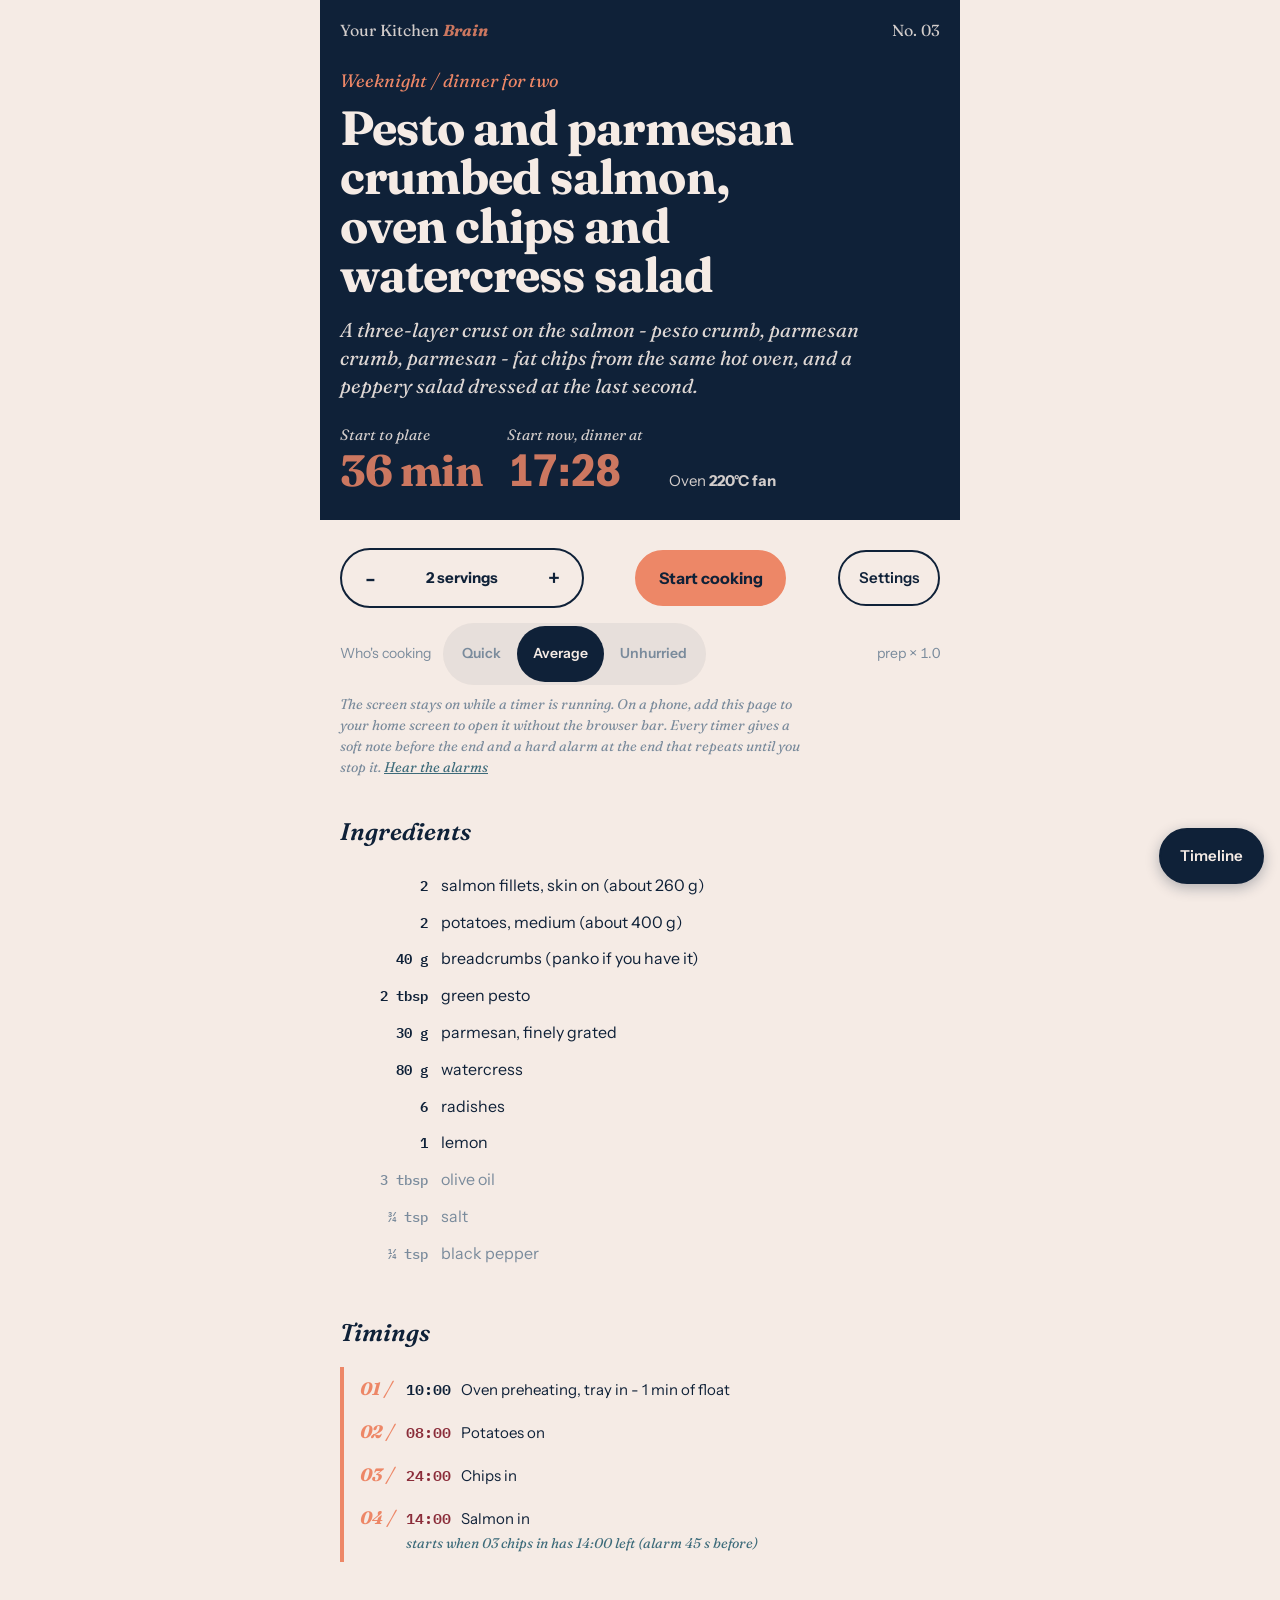
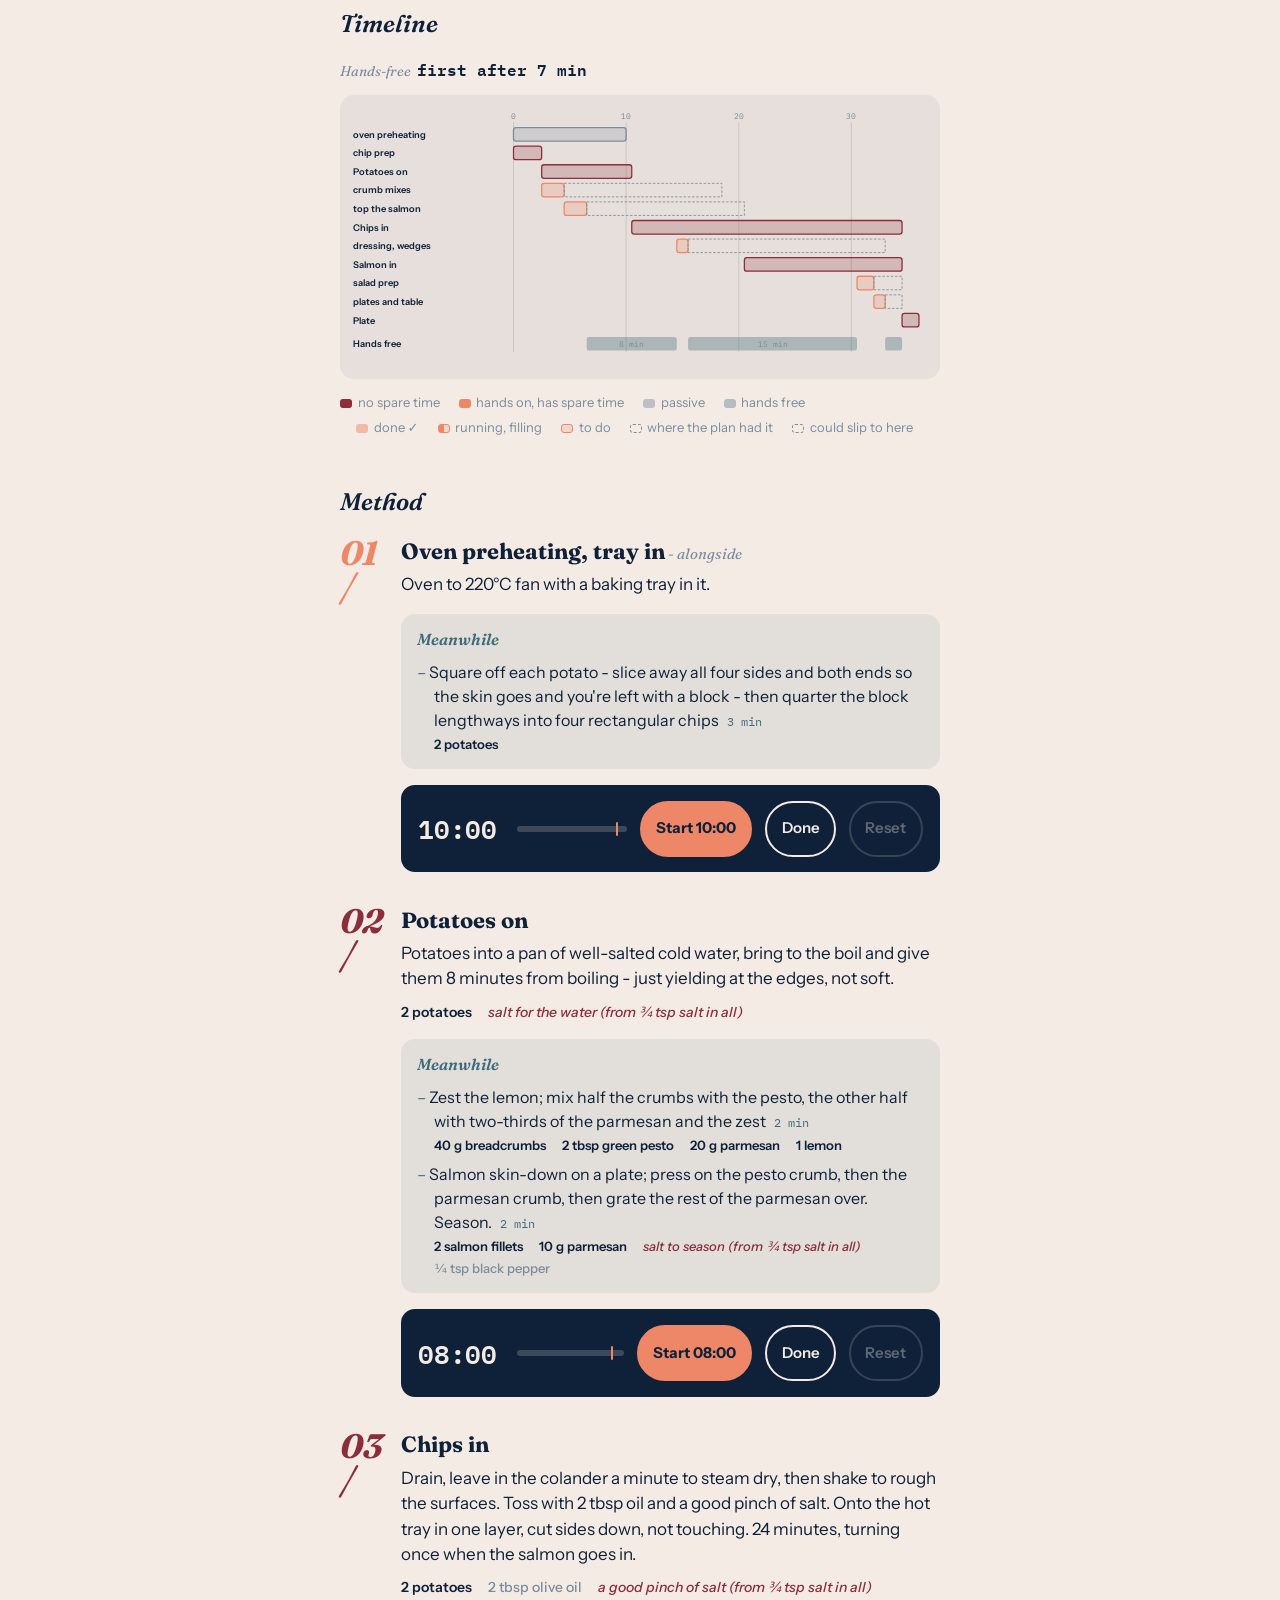
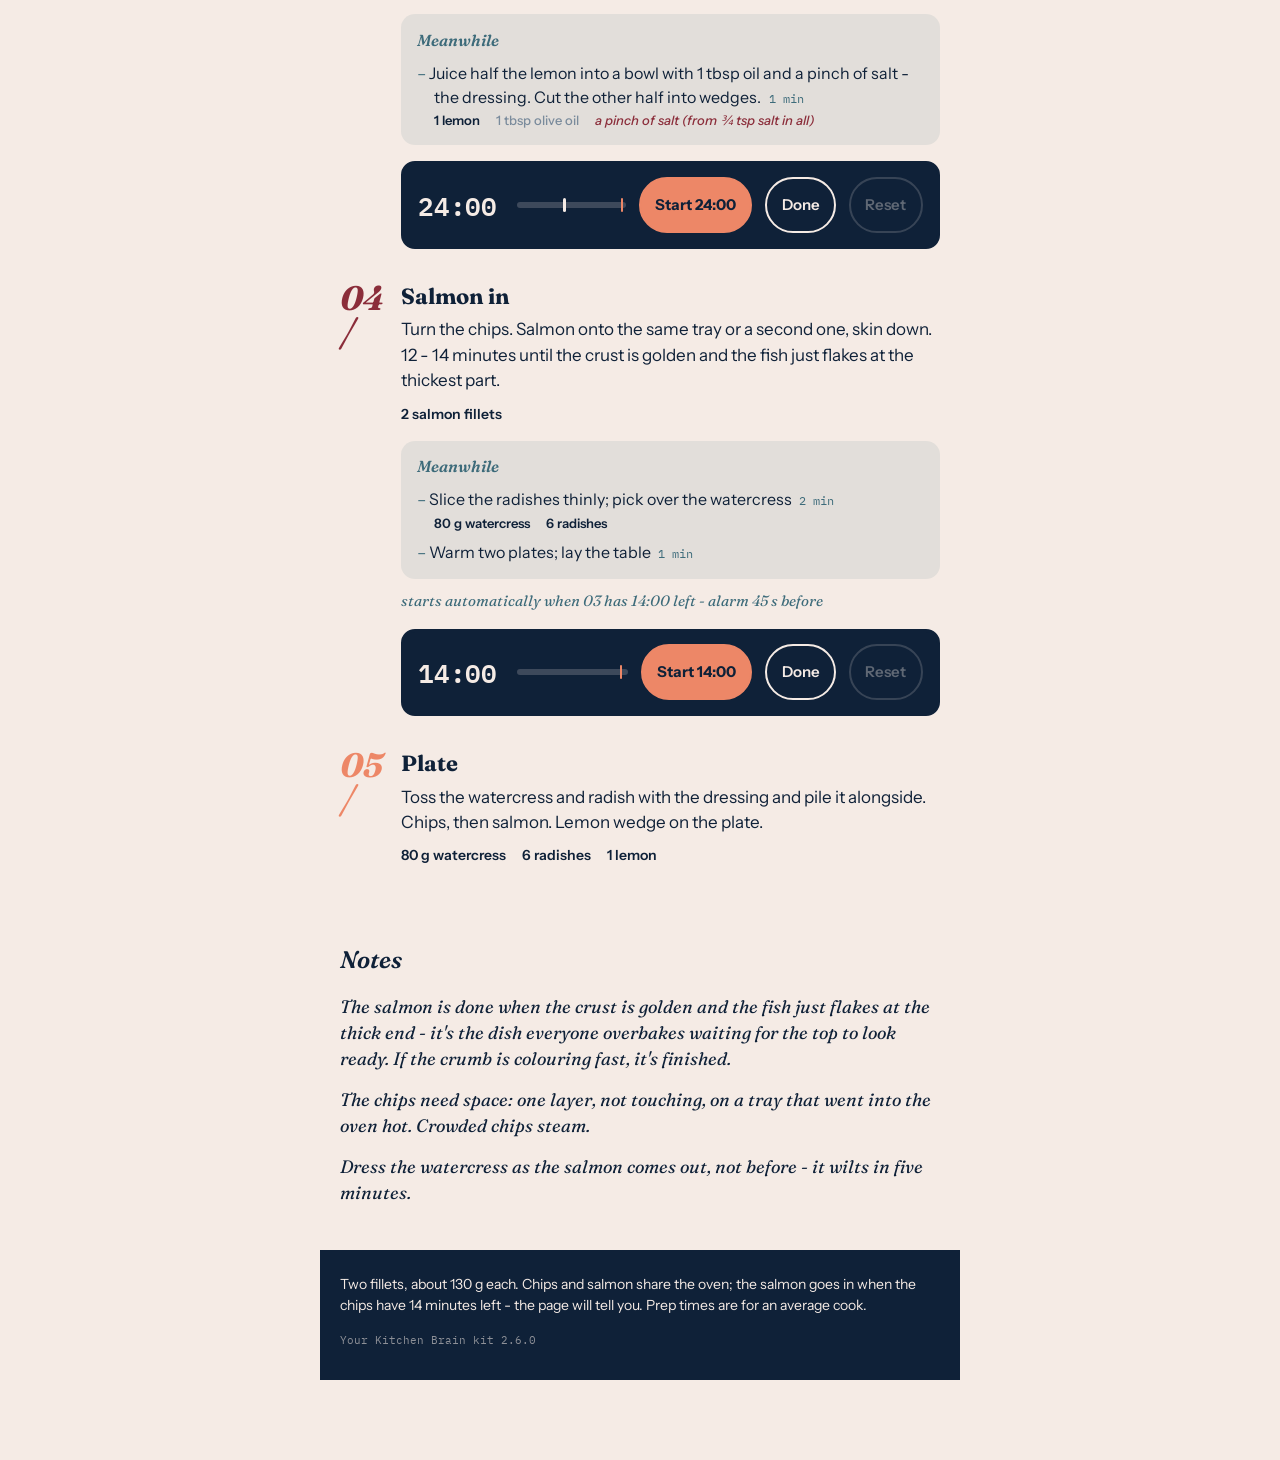
<file: crumbed-salmon-oven-chips.html>
<!DOCTYPE html>
<html lang="en-GB">
<head>
<meta charset="utf-8">
<meta name="viewport" content="width=device-width, initial-scale=1, viewport-fit=cover">
<meta name="theme-color" content="#0F2138">
<meta name="mobile-web-app-capable" content="yes">
<meta name="apple-mobile-web-app-capable" content="yes">
<meta name="apple-mobile-web-app-status-bar-style" content="default">

<title>Pesto and parmesan crumbed salmon, oven chips and watercress salad</title>


<style>
  :root{
    --navy:#0F2138; --coral:#ED8767; --teal:#3D6B7A; --cream:#F5EBE5; --wine:#8B2D3A; --slate:#7A8B9C;
    --ink:var(--navy); --paper:var(--cream); --teal-wash:rgba(61,107,122,.10); --navy-wash:rgba(15,33,56,.06);
    --display:"Fraunces",Georgia,serif; --ui:"Instrument Sans",system-ui,sans-serif; --fig:"IBM Plex Mono",ui-monospace,monospace;
    --r:14px;
  }
  *{box-sizing:border-box;margin:0;padding:0}
  html{-webkit-text-size-adjust:100%;background:var(--navy)}
  body{background:var(--paper);color:var(--ink);font-family:var(--ui);font-size:17px;line-height:1.5;min-height:100vh}
  button{font:inherit;color:inherit;background:none;border:2px solid var(--navy);border-radius:999px;padding:.6rem 1.05rem;cursor:pointer;font-family:var(--ui);font-size:15px;font-weight:600;touch-action:manipulation}
  button:focus-visible{outline:3px solid var(--coral);outline-offset:2px}
  button:disabled{opacity:.35;cursor:default}
  strong{font-weight:700}
  em{font-family:var(--display);font-style:italic;font-weight:500}
  .wrap{max-width:640px;margin:0 auto;padding:0 1.25rem 5rem}

  /* ---- hero: navy field ---- */
  .hero{background:var(--navy);color:var(--cream);margin:0 -1.25rem 1.75rem;padding:1.1rem 1.25rem 1.75rem}
  .hero .inner{max-width:640px;margin:0 auto}
  .mark{display:flex;justify-content:space-between;align-items:baseline;font-family:var(--display);font-size:16px;color:var(--cream);opacity:.85;margin-bottom:1.6rem}
  .mark b{font-weight:700;font-style:italic;color:var(--coral)}
  .mark .no{font-variant-numeric:tabular-nums}
  .kicker{font-family:var(--display);font-style:italic;font-size:18px;color:var(--coral);margin-bottom:.6rem}
  h1{font-family:var(--display);font-optical-sizing:auto;font-weight:700;font-size:clamp(34px,8.5vw,48px);line-height:1.02;letter-spacing:-.02em;max-width:15ch;color:var(--cream)}
  .lede{font-family:var(--display);font-style:italic;font-weight:400;font-size:20px;line-height:1.4;margin-top:1rem;max-width:40ch;color:var(--cream);opacity:.9}
  .meta{display:flex;gap:1.6rem;flex-wrap:wrap;align-items:flex-end;margin-top:1.5rem;font-size:15px;color:var(--cream);opacity:.85}
  .meta span:first-child{font-family:var(--display);font-style:italic;opacity:1}
  .meta span:first-child b{display:block;font-style:normal;font-size:44px;line-height:1;font-weight:700;color:var(--coral);font-variant-numeric:tabular-nums;margin-top:.15rem;letter-spacing:-.02em}
  .meta b{color:var(--cream);font-weight:700}
  .meta .plate i{font-family:var(--display);font-style:italic}
  .meta .plate b{display:block;font-size:44px;line-height:1;color:var(--coral);font-variant-numeric:tabular-nums;margin-top:.15rem;letter-spacing:-.02em}
  .cm-plate{margin-left:.8rem;font-family:var(--fig);font-style:normal;font-size:15px;color:var(--cream)}

  /* ---- controls ---- */
  .controls{display:flex;align-items:center;justify-content:space-between;gap:.75rem;flex-wrap:wrap;margin-bottom:.9rem}
  .stepper{display:flex;align-items:center;border:2px solid var(--navy);border-radius:999px;overflow:hidden}
  .stepper button{width:2.7rem;height:2.7rem;padding:0;display:grid;place-items:center;font-size:22px;border:0;border-radius:0}
  .stepper output{min-width:8rem;text-align:center;font-weight:700;font-size:15px}
  .cook{background:var(--coral);color:var(--navy);border-color:var(--coral);padding:.8rem 1.35rem;font-weight:700;font-size:16px}
  .speed{display:flex;align-items:center;gap:.75rem;flex-wrap:wrap;font-size:14px;color:var(--slate);margin-bottom:.6rem}
  .speed .opts{display:flex;background:var(--navy-wash);border-radius:999px;padding:3px}
  .speed .opts button{border:0;padding:.45rem .85rem;font-size:14px;border-radius:999px}
  .speed .opts button.on{background:var(--navy);color:var(--cream)}
  .speed .fac{margin-left:auto;font-variant-numeric:tabular-nums}
  .hint{font-family:var(--display);font-style:italic;font-size:14px;color:var(--slate);margin:0 0 2.25rem;max-width:52ch}
  .hint button.link{border:0;padding:0;font:inherit;color:var(--teal);text-decoration:underline;cursor:pointer}

  h2{font-family:var(--display);font-style:italic;font-weight:600;font-size:24px;color:var(--ink);margin:0 0 1rem}
  section{margin-bottom:2.75rem}

  /* ---- timings: coral edge ---- */
  .timings{list-style:none;font-size:15px;border-left:4px solid var(--coral);padding-left:1rem}
  .timings li{display:grid;grid-template-columns:2.4rem 1fr;gap:.5rem;padding:.5rem 0;align-items:baseline}
  .timings .n{font-family:var(--display);font-style:italic;font-weight:700;color:var(--coral);font-size:18px}
  .timings .t{font-family:var(--fig);font-weight:600;font-variant-numeric:tabular-nums;margin-right:.6rem}
  .timings li.crit .t{color:var(--wine)}
  .timings .cue{display:block;color:var(--teal);font-size:14px;margin-top:.15rem;font-family:var(--display);font-style:italic}

  /* ---- timeline ---- */
  .gantt{width:100%;overflow:hidden;font-family:var(--ui);font-size:11px;background:var(--navy-wash);border-radius:var(--r);padding:.9rem .8rem .5rem}
  .gantt svg{width:100%;height:auto;display:block}
  .gantt .lbl{fill:var(--ink);font-size:11px;font-weight:600} .gantt .grid{stroke:rgba(15,33,56,.15);stroke-width:1} .gantt .tick{fill:var(--slate);font-family:var(--fig);font-size:10px}
  .gantt .crit{fill:var(--wine)} .gantt .hands{fill:var(--coral)} .gantt .pass{fill:var(--slate);opacity:.45} .gantt .flt{fill:none;stroke:var(--slate);stroke-dasharray:3 2;stroke-width:1}
  .gantt .free{fill:var(--teal);opacity:.35} .gantt .now{stroke:var(--navy);stroke-width:2}
  .glegend{font-size:13px;color:var(--slate);margin-top:.7rem;line-height:1.9}
  .glegend .k{display:inline-block;width:12px;height:9px;margin:0 .35rem 0 1rem;vertical-align:middle;border-radius:3px}
  .glegend .k:first-child{margin-left:0}
  .glegend .k.st-done{background:var(--coral);opacity:.5} .glegend .k.st-run{background:linear-gradient(90deg,var(--coral) 55%,rgba(237,135,103,.22) 55%);border:1.5px solid var(--coral)} .glegend .k.st-todo{background:rgba(237,135,103,.22);border:1.5px solid var(--coral)} .glegend .k.ghost{border:1.5px dashed var(--slate)}
  .gantt .todo{fill-opacity:.22;stroke-width:1.5} .gantt .crit.todo{stroke:var(--wine)} .gantt .hands.todo{stroke:var(--coral)} .gantt .pass.todo{stroke:var(--slate);opacity:1}
  .gantt .done{opacity:.5} .gantt .pass.done{opacity:.3}
  .gantt .ghost{fill:none;stroke:var(--slate);stroke-width:1.5;stroke-dasharray:3 3}
  .gantt .tickmark{fill:var(--ink);font-size:12px;font-weight:700}
  .gantt .hit{fill:transparent} .gantt g.row{cursor:pointer} .gantt g.row:hover .lbl{fill:var(--wine)}
  .greads{display:flex;flex-wrap:wrap;gap:.4rem 1.6rem;margin:0 0 .8rem;font-size:14px;color:var(--slate)}
  .greads i{font-family:var(--display);font-style:italic;margin-right:.4rem} .greads b{font-family:var(--fig);color:var(--ink);font-size:16px;font-variant-numeric:tabular-nums}
  .tl-open{position:fixed;right:1rem;bottom:calc(1rem + env(safe-area-inset-bottom));z-index:6;background:var(--navy);color:var(--cream);border-color:var(--navy);box-shadow:0 4px 14px rgba(15,33,56,.3)}
  .tl-sheet{position:fixed;inset:0;z-index:20;background:var(--paper);display:flex;flex-direction:column;padding:0 0 env(safe-area-inset-bottom)}
  .tl-sheet[hidden]{display:none}
  .tl-top{display:flex;justify-content:space-between;align-items:center;gap:1rem;padding:.8rem 1rem .4rem;background:var(--paper)}
  .tl-top .greads{margin:0}
  .tl-body{flex:1;overflow:auto;padding:0 1rem} .tl-body .lbl{font-size:13px} .tl-body .tickmark{font-size:14px} .tl-body .gantt svg{width:auto}
  .tl-hint{font-family:var(--display);font-style:italic;font-size:13px;color:var(--slate);padding:.3rem 1rem 0}
  .tl-sheet .glegend{padding:0 1rem .8rem;margin:0}
  @media (orientation:landscape) and (max-height:520px){ .tl-sheet .glegend, .tl-hint{display:none} }
  .cm-btns{display:flex;gap:.5rem;flex-wrap:wrap;justify-content:flex-end}
  .glegend .k.crit{background:var(--wine)} .glegend .k.hands{background:var(--coral)} .glegend .k.pass{background:var(--slate);opacity:.45} .glegend .k.flt{border:1px dashed var(--slate)} .glegend .k.free{background:var(--teal);opacity:.35}

  /* ---- ingredients ---- */
  ul.ings{list-style:none}
  ul.ings li{display:grid;grid-template-columns:5.5rem 1fr;gap:.8rem;padding:.4rem 0;align-items:baseline;font-size:16px}
  ul.ings .q{font-family:var(--fig);font-size:14px;font-weight:600;text-align:right;white-space:nowrap;font-variant-numeric:tabular-nums;color:var(--ink)}
  ul.ings .pantry{color:var(--slate)} ul.ings .pantry .q{color:var(--slate);font-weight:500}

  /* ---- method: numerals and space, no rules ---- */
  ol.steps{list-style:none}
  ol.steps > li{display:grid;grid-template-columns:3.2rem 1fr;gap:.6rem;padding:0 0 2rem}
  ol.steps > li > div{min-width:0}   /* let the text column shrink to the screen instead of its widest item */
  ol.steps .n{font-family:var(--display);font-style:italic;font-weight:700;color:var(--coral);font-size:34px;line-height:1;padding-top:0}
  ol.steps h3{font-family:var(--display);font-weight:700;font-size:22px;line-height:1.15;margin:.2rem 0 .5rem}
  ol.steps p{max-width:58ch;font-size:17px}
  ol.steps .link{font-size:15px;color:var(--teal);margin-top:.7rem;font-style:italic;font-family:var(--display)}
  ol.steps li.crit .n{color:var(--wine)}
  ol.steps li.along h3::after{content:" - alongside";font-weight:400;font-style:italic;color:var(--slate);font-size:15px}
  ol.steps li.prep0 .n{color:var(--slate)}

  .need{display:flex;flex-wrap:wrap;gap:.2rem 1rem;margin-top:.6rem;max-width:58ch;font-size:14px;font-weight:600;color:var(--ink)}
  .need .pantry{color:var(--slate);font-weight:500}
  .need .remind{color:var(--wine);font-weight:500;font-style:italic}
  .mw li .need{text-indent:0;margin-top:.15rem;font-size:13px}
  .cm-ings span.pantry{color:var(--slate);font-weight:500} .cm-ings span.remind{color:var(--coral);font-weight:500;font-style:italic}
  /* amounts inside cooking mode's Meanwhile box sit on navy: light slate, not the page's navy ink */
  .cm-mw .need{color:var(--slate)} .cm-mw .need .pantry{color:var(--slate);opacity:.7} .cm-mw .need .remind{color:var(--coral)}
  .mw{margin-top:1rem;max-width:58ch;background:var(--teal-wash);border-radius:var(--r);padding:.85rem 1rem .7rem}
  .mw b{font-family:var(--display);font-style:italic;font-weight:600;font-size:16px;color:var(--teal);display:block;margin-bottom:.35rem}
  .mw ul{list-style:none} .mw li{padding:.22rem 0 .22rem 1.1rem;text-indent:-1.1rem;font-size:16px}
  .mw li::before{content:"\2013  ";color:var(--teal)}
  .mw li i{white-space:nowrap;font-style:normal;color:var(--teal);font-family:var(--fig);font-size:12px;margin-left:.45rem;font-variant-numeric:tabular-nums}

  /* ---- timer instrument: navy ---- */
  .st{display:grid;grid-template-columns:auto 1fr auto auto auto;align-items:center;gap:.8rem;margin-top:1rem;padding:.8rem .9rem;background:var(--navy);color:var(--cream);border-radius:var(--r);border:3px solid var(--navy)}
  .st .clock{font-family:var(--fig);font-size:26px;font-weight:600;letter-spacing:-.01em;font-variant-numeric:tabular-nums;min-width:5.4ch}
  .st .clock.warn{color:var(--coral)} .st .clock.done{color:var(--coral)}
  .st .bar{height:6px;background:rgba(245,235,229,.2);position:relative;border-radius:3px;min-width:3rem}
  .st .bar i{position:absolute;left:0;top:0;bottom:0;background:var(--coral);width:0;border-radius:3px}
  .st .bar u{position:absolute;top:-4px;bottom:-4px;width:3px;background:var(--cream);text-decoration:none;border-radius:2px}
  .st button{padding:.5rem .9rem;font-size:14px;border-color:rgba(245,235,229,.5);color:var(--cream)}
  .st button.go{background:var(--coral);border-color:var(--coral);color:var(--navy);font-weight:700}
  .st button.go.run{background:var(--cream);border-color:var(--cream);color:var(--navy)}
  .st .bar u.w{background:var(--coral);width:2px}
  .st button.go.ring{background:var(--wine);border-color:var(--wine);color:var(--cream)}
  .st.ringing{border-color:var(--wine)}
  .strip span.ring b{color:var(--wine)}
  @keyframes pulse{50%{opacity:.55}}
  @media (prefers-reduced-motion:no-preference){ .st button.go.ring,.strip span.ring b{animation:pulse 1s ease-in-out infinite} }
  li.running .st{border-color:var(--coral)}
  li.running .n{color:var(--coral)}

  .notes p{max-width:58ch;margin-bottom:.9rem;font-family:var(--display);font-style:italic;font-size:18px;line-height:1.45}
  footer{font-size:14px;color:var(--cream);background:var(--navy);margin:0 -1.25rem;padding:1.5rem 1.25rem 2rem}
  footer p,footer{max-width:none}
  footer .kv{display:block;margin-top:1rem;font-family:var(--fig);font-size:11px;opacity:.55}

  /* ---- running strip ---- */
  .strip{position:sticky;top:0;z-index:5;background:var(--coral);color:var(--navy);font-size:14px;font-weight:600;padding:.65rem 1.25rem;display:none;gap:.4rem 1.25rem;flex-wrap:wrap;font-variant-numeric:tabular-nums}
  .strip.on{display:flex}
  .strip span b{font-family:var(--fig);font-weight:700;margin-right:.45rem}
  .strip span.warn b{color:var(--wine)}
  .strip span.cue{flex-basis:100%;color:var(--navy)}
  .strip span.cue b{font-family:var(--ui)}

  /* ---- cooking mode: the stage ---- */
  .cookmode{position:fixed;inset:0;background:var(--navy);color:var(--cream);display:none;flex-direction:column;overflow:auto;z-index:10;padding-bottom:env(safe-area-inset-bottom)}
  .cookmode.on{display:flex}
  .cookmode button{border-color:rgba(245,235,229,.5);color:var(--cream)}
  .cm-top{display:flex;justify-content:space-between;align-items:center;padding:1rem 1.25rem .5rem;font-family:var(--display);font-style:italic;font-size:17px;color:var(--coral)}
  .cm-top button{font-size:14px;padding:.45rem .9rem}
  .cm-body{flex:1;padding:.5rem 1.25rem 1.5rem;max-width:640px;width:100%;margin:0 auto;display:flex;flex-direction:column}
  .cm-n{font-family:var(--display);font-style:italic;font-weight:700;color:var(--coral);font-size:30px;line-height:1;margin-bottom:.5rem}
  .cm-title{font-family:var(--display);font-weight:700;font-size:clamp(30px,7.5vw,40px);line-height:1.05;margin-bottom:1rem;letter-spacing:-.015em}
  .cm-text{font-size:19px;line-height:1.5;max-width:54ch}
  .cm-mw{margin-top:1.1rem;font-size:17px;max-width:54ch;background:rgba(245,235,229,.08);border-radius:var(--r);padding:.85rem 1rem .7rem}
  .cm-mw b{font-family:var(--display);font-style:italic;font-weight:600;font-size:16px;color:var(--coral);display:block;margin-bottom:.35rem}
  .cm-mw ul{list-style:none} .cm-mw li{padding:.22rem 0 .22rem 1.1rem;text-indent:-1.1rem} .cm-mw li::before{content:"\2013  ";color:var(--coral)}
  .cm-mw li i{font-style:normal;color:var(--slate);font-family:var(--fig);font-size:12px;margin-left:.45rem}
  .cm-ings{margin-top:1.25rem;font-size:15px;color:var(--slate);padding-top:.9rem}
  .cm-ings span{color:var(--cream);display:inline-block;margin-right:1.25rem;margin-bottom:.35rem;font-weight:600}
  .cm-timings{margin-top:1.25rem;padding-top:.9rem}
  .cm-timings h4{font-family:var(--display);font-style:italic;font-weight:600;font-size:16px;color:var(--coral);margin-bottom:.5rem}
  .cm-timings .timings{border-left-color:var(--coral)} .cm-timings .timings li.crit .t{color:var(--coral)} .cm-timings .timings .cue{color:var(--slate)}
  .cm-cue{font-size:18px;color:var(--navy);background:var(--coral);border-radius:var(--r);padding:.7rem 1rem;margin-top:1rem;font-weight:700}
  .cm-timer{margin-top:auto;padding-top:1.5rem}
  .cm-timer .st{grid-template-columns:1fr;gap:1rem;padding:1.2rem 1rem 1rem;background:rgba(245,235,229,.06);border-color:rgba(245,235,229,.25)}
  .cm-timer .st .clock{font-size:clamp(72px,22vw,120px);line-height:1;letter-spacing:-.04em;text-align:center;font-weight:600}
  .cm-timer .st .bar{height:8px}
  .cm-timer .st .row{display:grid;grid-template-columns:2fr 1fr 1fr;gap:.6rem} .cm-timer .st .row button{white-space:nowrap}
  .cm-timer .st .row button{padding:1rem 1.1rem;font-size:17px}
  .cm-timer .none{font-family:var(--display);font-style:italic;font-size:16px;color:var(--slate);text-align:center;padding:1rem 0}
  .cm-nav{display:flex;justify-content:space-between;gap:.6rem;padding:1rem 1.25rem 1.25rem;max-width:640px;width:100%;margin:0 auto}
  .cm-nav button{flex:1;padding:1.05rem;font-size:17px;font-weight:700}
  .cm-nav button.fin{background:var(--coral);color:var(--navy);border-color:var(--coral)}
  .cm-others{font-size:15px;color:var(--slate);margin-top:1.25rem;font-variant-numeric:tabular-nums}
  .cm-others .lbl{font-family:var(--display);font-style:italic;color:var(--coral);margin-bottom:.3rem}
  .cm-others .row{display:grid;grid-template-columns:4.6rem 1fr;gap:.6rem;padding:.45rem 0;cursor:pointer;color:var(--cream)}
  .cm-others .row b{font-family:var(--fig);font-weight:700}
  .cm-wake{font-family:var(--display);font-style:italic;font-size:14px;color:var(--slate);margin-top:1rem}

  @media (prefers-reduced-motion:no-preference){ .st .bar i{transition:width .5s linear} }
  @media (max-width:420px){ ul.ings li{grid-template-columns:4.8rem 1fr} ol.steps > li{grid-template-columns:2.7rem 1fr} ol.steps .n{font-size:30px} }
  /* ---- controls for wet, floury hands (plan Phase 3) ----
     Every control at least 56 px tall, cooking mode's main actions 72 px, 12 px or more between neighbours.
     A visible press, and a short buzz where the phone can. Reset needs a press-and-hold. */
  button{min-height:56px;padding:.7rem 1.2rem}
  button.link{min-height:0;padding:0}
  .stepper button{width:56px;height:56px;min-height:56px}
  .speed .opts button{min-height:56px;padding:.6rem 1rem}
  .st button{min-height:56px;font-size:15px}
  .cm-top{flex-direction:column;align-items:stretch;gap:.6rem}
  .cm-btns{display:flex;justify-content:space-between;gap:.75rem} .cm-right{display:flex;gap:.75rem}
  .cm-top button{min-height:56px;font-size:15px;padding:.6rem 1.1rem} #cmFull{min-width:56px;padding:0;font-size:22px;font-style:normal}
  .cm-mw li .need{text-indent:0;margin-top:.15rem;font-size:14px}
  .cm-timer .st .row{gap:.75rem} .cm-timer .st .row button{min-height:72px;font-size:18px;padding:.5rem .6rem}
  .cm-nav{display:grid;grid-template-columns:minmax(6rem,1fr) 3fr;gap:.75rem}
  .cm-nav button{min-height:72px;font-size:19px}
  .cm-others .row{min-height:56px;align-items:center}
  .tl-open{min-height:56px}
  button:active:not(:disabled){filter:brightness(.88)}
  @media (prefers-reduced-motion:no-preference){ button{transition:transform .06s,filter .06s} button:active:not(:disabled){transform:translateY(2px) scale(.98)} }
  button.hold{-webkit-touch-callout:none;user-select:none;-webkit-user-select:none}
  button.holding{color:var(--cream);background:linear-gradient(var(--wine),var(--wine)) left/0% 100% no-repeat;animation:holdfill .8s linear forwards}
  @keyframes holdfill{to{background-size:100% 100%}}
  @media (max-width:420px){ #read .st{grid-template-columns:1fr auto auto;grid-template-areas:"clock bar bar" "go fin reset"} #read .st .clock{grid-area:clock} #read .st .bar{grid-area:bar} #read .st .go{grid-area:go} #read .st .fin-btn{grid-area:fin} #read .st .reset-btn{grid-area:reset} }
  .st button.fin-btn{border-color:var(--cream);color:var(--cream)} .st button.go.undo{background:var(--cream);border-color:var(--cream);color:var(--navy)}
  .cm-cue:empty{display:none}
  /* alert levels: urgent takes the whole screen; heads-up and soft are banners that clear themselves */
  .alarm-over{position:fixed;inset:0;z-index:50;display:flex;flex-direction:column;justify-content:center;align-items:flex-start;gap:1rem;
    padding:2rem 1.5rem calc(2rem + env(safe-area-inset-bottom));border:0;border-radius:0;background:var(--wine);color:var(--cream);text-align:left;cursor:pointer}
  .alarm-over[hidden]{display:none}
  .alarm-over .ao-k{font-family:var(--display);font-style:italic;font-size:22px;opacity:.85}
  .alarm-over .ao-title{font-family:var(--display);font-weight:700;font-size:clamp(34px,9vw,52px);line-height:1.05}
  .alarm-over .ao-note{font-size:19px;line-height:1.45;max-width:30ch}
  .alarm-over .ao-tap{margin-top:1.5rem;font-weight:700;font-size:18px;border:2px solid var(--cream);border-radius:999px;padding:.9rem 1.4rem}
  @media (prefers-reduced-motion:no-preference){ .alarm-over .ao-tap{animation:pulse 1s ease-in-out infinite} }
  .strip span.cue.lvl-soft{font-weight:500}
  .cm-cue.lvl-soft{background:rgba(245,235,229,.12);color:var(--cream);font-weight:500}
  .set-sheet{z-index:30} .set-sheet h2{margin:0} .set-sheet .tl-body{padding:1rem 1.25rem 2rem}
  #cmSet{min-width:56px;padding:0;font-size:22px;font-style:normal}
  .cm-auto{margin-top:1rem;padding:.8rem 1rem;border-radius:var(--r);background:var(--coral);color:var(--navy);font-weight:700;font-size:18px;display:flex;flex-direction:column;gap:.7rem}
  .cm-auto[hidden]{display:none}
  .cm-auto-btns{display:grid;grid-template-columns:1fr 1fr;gap:.75rem}
  .cookmode .cm-auto button{border-color:var(--navy);color:var(--navy);min-height:56px} .cookmode .cm-auto button#cmAutoNow{background:var(--navy);color:var(--cream)}
</style>
<link rel="stylesheet" href="fonts/fonts.css"><link rel="manifest" href="manifest.webmanifest"><link rel="icon" href="icon.svg" type="image/svg+xml"><link rel="apple-touch-icon" href="icon-180.png"></head>
<body>
<div class="strip" id="strip" aria-live="polite"></div>
<button type="button" class="alarm-over" id="alarmOver" hidden aria-live="assertive"><span class="ao-k">Time's up</span><span class="ao-title" id="aoTitle"></span><span class="ao-note" id="aoNote"></span><span class="ao-tap">Tap anywhere to stop the alarm</span></button>
<div class="wrap" id="read">
  <div class="hero"><div class="inner">
  <div class="mark"><span>Your Kitchen <b>Brain</b></span><span class="no">No. 03</span></div>
  <header>
    <div class="kicker">Weeknight  /  dinner for two</div>
    <h1>Pesto and parmesan crumbed salmon, oven chips and watercress salad</h1>
    <p class="lede">A three-layer crust on the salmon - pesto crumb, parmesan crumb, parmesan - fat chips from the same hot oven, and a peppery salad dressed at the last second.</p>
    <div class="meta"><span>Start to plate<b id="total"></b></span><span class="plate"><i id="plateLbl"></i><b id="plate"></b></span>
      <span>Oven <b>220°C fan</b></span>
      </div>
  </header>
  </div></div>

  <div class="controls">
    <div class="stepper" aria-label="Servings">
      <button type="button" id="dec" aria-label="Fewer servings">-</button>
      <output id="srv" aria-live="polite"></output>
      <button type="button" id="inc" aria-label="More servings">+</button>
    </div>
    <button type="button" class="cook" id="startCook">Start cooking</button>
    <button type="button" id="setOpen">Settings</button>
  </div>
  <div class="speed" aria-label="Cook speed">
    <span class="lbl">Who's cooking</span>
    <div class="opts" id="speedOpts"></div>
    <span class="fac" id="speedFac"></span>
  </div>
  <p class="hint">The screen stays on while a timer is running. On a phone, add this page to your home screen to open it without the browser bar. Every timer gives a soft note before the end and a hard alarm at the end that repeats until you stop it. <button type="button" class="link" id="hear">Hear the alarms</button> <button type="button" class="link" id="endCook" hidden>Start over</button></p>

  <section>
    <h2>Ingredients</h2>
    <ul class="ings" id="ings"></ul>
  </section>

  <section>
    <h2>Timings</h2>
    <ul class="timings" id="timings"></ul>
  </section>

  <section>
    <h2>Timeline</h2>
    <div class="greads"><span><i>Hands-free</i><b id="gFree"></b></span><span hidden><i>Spare time</i><b id="gSpare"></b></span></div>
    <div id="gantt"></div>
    <p class="glegend"><span class="k crit"></span>no spare time <span class="k hands"></span>hands on, has spare time <span class="k pass"></span>passive <span class="k free"></span>hands free<br><span class="k st-done"></span>done ✓ <span class="k st-run"></span>running, filling <span class="k st-todo"></span>to do <span class="k ghost"></span>where the plan had it <span class="k flt"></span>could slip to here</p>
  </section>

  <section>
    <h2>Method</h2>
    <ol class="steps" id="steps"></ol>
  </section>

  <section class="notes">
    <h2>Notes</h2>
    <p>The salmon is done when the crust is golden and the fish just flakes at the thick end - it&#x27;s the dish everyone overbakes waiting for the top to look ready. If the crumb is colouring fast, it&#x27;s finished.</p>
    <p>The chips need space: one layer, not touching, on a tray that went into the oven hot. Crowded chips steam.</p>
    <p>Dress the watercress as the salmon comes out, not before - it wilts in five minutes.</p>
  </section>


  <footer>Two fillets, about 130 g each. Chips and salmon share the oven; the salmon goes in when the chips have 14 minutes left - the page will tell you. Prep times are for an average cook.<span class="kv">Your Kitchen Brain kit 2.6.0</span></footer>
</div>

<button type="button" class="tl-open" id="tlOpen">Timeline</button>
<div class="tl-sheet" id="tl" role="dialog" aria-modal="true" aria-label="Timeline" hidden>
  <div class="tl-top"><div class="greads"><span><i>Dinner at</i><b id="tlPlate"></b></span><span><i>Hands-free</i><b id="tlFree"></b></span><span hidden><i>Spare time</i><b id="tlSpare"></b></span></div>
    <button type="button" id="tlClose">Close</button></div>
  <div class="tl-body" id="tlBody"></div>
  <p class="tl-hint">Tap a row to go to that step.</p>
  <p class="glegend"><span class="k crit"></span>no spare time <span class="k hands"></span>hands on, has spare time <span class="k pass"></span>passive <span class="k free"></span>hands free<br><span class="k st-done"></span>done ✓ <span class="k st-run"></span>running, filling <span class="k st-todo"></span>to do <span class="k ghost"></span>where the plan had it <span class="k flt"></span>could slip to here</p>
</div>

<div class="tl-sheet set-sheet" id="set" role="dialog" aria-modal="true" aria-label="Settings" hidden>
  <div class="tl-top"><h2>Settings</h2><button type="button" id="setClose">Close</button></div>
  <div class="tl-body" id="setBody"></div>
</div>

<div class="cookmode" id="cm" role="dialog" aria-modal="true" aria-label="Cooking mode">
  <div class="cm-top">
    <span class="cm-btns"><button type="button" id="cmTl">Timeline</button><span class="cm-right"><button type="button" id="cmSet" aria-label="Settings" title="Settings">⚙</button><button type="button" id="cmFull" hidden aria-label="Full screen" title="Full screen">⤢</button><button type="button" id="cmClose">Close</button></span></span>
    <span class="cm-prog"><span id="cmProg"></span><span id="cmPlate" class="cm-plate"></span></span>
  </div>
  <div class="cm-body">
    <div class="cm-n" id="cmN"></div>
    <div class="cm-title" id="cmTitle"></div>
    <div class="cm-text" id="cmText"></div>
    <div id="cmMw"></div>
    <div class="cm-ings" id="cmIngs"></div>
    <div class="cm-timings" id="cmTimings" hidden></div>
    <div class="cm-cue" id="cmCue"></div>
    <div class="cm-auto" id="cmAuto" hidden><span id="cmAutoText"></span><span class="cm-auto-btns"><button type="button" id="cmAutoNow">Start now</button><button type="button" id="cmAutoNo">Not yet</button></span></div>
    <div class="cm-timer" id="cmTimer"></div>
    <div class="cm-others" id="cmOthers"></div>
    <div class="cm-wake" id="cmWake"></div>
  </div>
  <video id="keepawake" playsinline muted loop width="16" height="16" style="position:fixed;left:-9999px;top:0;opacity:0.01;pointer-events:none" aria-hidden="true"><source src="[data-uri]" type="video/mp4"><source src="[data-uri]" type="video/webm"></video>
  <div class="cm-nav">
    <button type="button" id="cmPrev">Back</button>
    <button type="button" id="cmNext">Next step</button>
  </div>
</div>

<script>
// Resource-constrained critical-path scheduler for recipes.
// Pure function of (recipe, speed) -> plan. No DOM. Shared by the page and by tests.
//
// Activities = steps (heat, timed or not) + tasks (hands-on prep).
//   id, secs, deps: [{id, lag?}], needs: {hands, ring, oven, griddle, ...}
//   steps: hands = 1 - attention (how much of a cook the step occupies)
//   tasks: hands = 1, secs scaled by speed
//   passive: true  -> a step that occupies equipment but no hands (preheat, water boiling)
// Capacity from recipe.kit, default {hands:1, ring:2, oven:1, griddle:1}
(function(root){
function plan(R, speed, opts){
  // opts (all optional, used mid-cook by reschedule.js; without them the plan is exactly as before):
  //   pinned:    {id: {start, end}}  what has really happened - placed first, never moved
  //   notBefore: {id: secs}          earliest start for an activity (now, or its original planned start)
  //   shorten:   {id: secs}          prep the cook is assumed to do faster, to catch up
  //   durations: {id: secs}          hold a task at this length instead of re-working its stretch, so a
  //                                  projection keeps the lengths the cook was shown (placement order differs)
  opts = opts || {}; const pin = opts.pinned || {}, notBefore = opts.notBefore || {}, shorten = opts.shorten || {}, fixedDur = opts.durations || {};
  const kit = Object.assign({ring:3, oven:1, griddle:1, microwave:1, slack:90, prepAhead:900}, R.kit||{});
  const acts = [];
  R.steps.forEach((s,i)=>{
    const dur = s.secs || (s.handsSecs||45);          // untimed steps are short hands-on work
    const needs = Object.assign({}, s.needs||{});
    if (needs.hands===undefined) needs.hands = s.passive ? 0 : (s.secs ? 1-(s.attention??1) : 1);
    acts.push({id:s.id, kind:"step", idx:i, dur, needs, deps:s.deps||[], ref:s});
  });
  (R.tasks||[]).forEach((t,i)=>{
    const needs = Object.assign({hands:1}, t.needs||{});
    acts.push({id:t.id, kind:"task", idx:i, dur:Math.max(1, Math.round(t.secs*speed) - (shorten[t.id]||0)), needs, deps:t.deps||[], ref:t});
  });
  for (const a of acts) if (pin[a.id]) a.dur = Math.max(0, pin[a.id].end - pin[a.id].start);
  const byId = Object.fromEntries(acts.map(a=>[a.id,a]));
  for (const a of acts) for (const d of a.deps) if(!byId[d.id]) throw new Error(a.id+" depends on unknown "+d.id);

  // ---- unconstrained CPM: earliest start (forward), latest start (backward) ----
  const order = topo(acts, byId);
  for (const a of order){ a.es = 0; for (const d of a.deps) a.es = Math.max(a.es, byId[d.id].ef + (d.lag||0)); a.ef = a.es + a.dur; }
  const horizon = Math.max(...acts.map(a=>a.ef));
  const succ = {}; acts.forEach(a=>succ[a.id]=[]); acts.forEach(a=>a.deps.forEach(d=>succ[d.id].push({a, lag:d.lag||0})));
  for (const a of order.slice().reverse()){ a.lf = horizon; for (const s of succ[a.id]) a.lf = Math.min(a.lf, s.a.ls - s.lag); a.ls = a.lf - a.dur; }

  // ---- serial schedule generation: place by latest-start priority, earliest feasible time ----
  // Hands model: steps carry hands = 1-attention (a stir-constantly step is 1, a simmer is 0).
  // Steps may not overlap beyond 1 hand in total. A task needs a whole cook, so it can't overlap
  // another task, and while it runs alongside steps using h hands it stretches by 1/(1-h).
  const pri = order.slice().sort((x,y)=> (x.ls-y.ls) || (x.ef-y.ef) || (x.kind===y.kind ? x.idx-y.idx : (x.kind==="step"?-1:1)));
  const placed = [];
  for (const a of acts) if (pin[a.id]) { a.pinned = true; a.start = pin[a.id].start; a.end = pin[a.id].end; a.durSched = a.end - a.start; placed.push(a); }
  const over = (t0,t1,f) => placed.filter(p=>f(p) && p.start<t1 && p.end>t0);
  const stepHandsAt = (x) => over(x,x+1e-9,p=>p.kind==="step").reduce((s,p)=>s+(p.needs.hands||0),0);
  const equipOk = (a,t,dur) => {
    for (const key of Object.keys(a.needs)){ if(key==="hands"||!a.needs[key]) continue;
      const cap = kit[key] ?? 1; const pts=[t, ...placed.filter(p=>p.start>t&&p.start<t+dur).map(p=>p.start)];
      for (const x of pts){ const load=over(x,x+1e-9,p=>p.needs[key]).reduce((s,p)=>s+p.needs[key],0); if(load+a.needs[key]>cap+1e-9) return false; } }
    return true;
  };
  const tryPlace = (a,t) => {
    if (a.kind==="step"){
      if(!equipOk(a,t,a.dur)) return null;
      const pts=[t, ...placed.filter(p=>p.kind==="step"&&p.start>t&&p.start<t+a.dur).map(p=>p.start)];
      for (const x of pts) if (stepHandsAt(x)+(a.needs.hands||0) > 1+1e-9) return null;
      return a.dur;
    }
    // task: no other task may overlap; stretch by the hands the running steps take
    if (fixedDur[a.id] != null) { const d = Math.max(1, fixedDur[a.id] - (shorten[a.id]||0));
      if (over(t,t+d,p=>p.kind==="task").length || !equipOk(a,t,d)) return null; return d; }
    let dur=a.dur, end=t+dur, guard=0;
    while(guard++<8){ if(over(t,end,p=>p.kind==="task").length) return null;
      const pts=[t, ...placed.filter(p=>p.kind==="step"&&p.start>t&&p.start<end).map(p=>p.start)];
      let h=0; for(const x of pts) h=Math.max(h, stepHandsAt(x)); if(h>=1-1e-9) return null;
      const d2=Math.round(a.dur/(1-h)); if(Math.abs(d2-dur)<1) { dur=d2; break; } dur=d2; end=t+dur; }
    if(!equipOk(a,t,dur)) return null;
    return dur;
  };
  for (const a of pri){ if (a.pinned) continue;
    let t = notBefore[a.id] || 0; for (const d of a.deps) t = Math.max(t, byId[d.id].end + (d.lag||0));
    const cands = [...new Set([t, ...placed.flatMap(p=>[p.start,p.end]).filter(e=>e>t)])].sort((x,y)=>x-y);
    let dur=null; for (const c of cands){ dur=tryPlace(a,c); if(dur!==null){ a.start=c; break; } }
    if(dur===null){ a.start = Math.max(t, ...placed.map(p=>p.end)); dur=a.dur; }
    a.end = a.start + dur; a.durSched = dur; placed.push(a);
  }
  // ---- right-shift pass: activities marked fresh (must be eaten soon after) move as late as feasible ----
  const succ2 = {}; acts.forEach(a=>succ2[a.id]=[]); acts.forEach(a=>a.deps.forEach(d=>succ2[d.id].push({a, lag:d.lag||0})));
  // fresh things keep `slack` seconds in hand; other prep with a long wait ahead of it is pulled to within `prepAhead`
  // of when it's needed, so a cabbage isn't shredded three hours before a roast comes out
  const fresh = placed.filter(a=>!a.pinned).filter(a=>a.ref.fresh || (a.kind==="task" && !a.ref.early)).sort((x,y)=>y.start-x.start);
  for (const a of fresh){
    const margin = a.ref.fresh ? (kit.slack ?? 90) : (kit.prepAhead ?? 900);
    const latest = Math.min(...succ2[a.id].map(s=>s.a.start - s.lag)) - a.durSched - margin;
    if (!isFinite(latest) || latest<=a.start) continue;
    const i = placed.indexOf(a); placed.splice(i,1);
    const cands=[latest, ...placed.flatMap(p=>[p.start,p.end,p.start-a.durSched]).filter(e=>e<latest&&e>a.start)].sort((x,y)=>y-x);   // p.start-dur: finish just as the next thing begins
    let done=false; for (const c of cands){ const d=tryPlace(a,c); if(d!==null && c+d<=latest+a.durSched+1e-9){ a.start=c; a.end=c+d; a.durSched=d; done=true; break; } }
    placed.push(a);
  }
  const makespan = Math.max(...acts.map(a=>a.end));
  // Float = spare time before the meal is late (total float), from a backward pass over the scheduled
  // timeline: each activity may end as late as its successors' latest starts allow, the last ones at
  // makespan. freeFloat (gap to the next activity's scheduled start) is kept for reference.
  // Approximation: shifting an activity by its float is not re-checked against equipment or hands.
  for (const a of order.slice().reverse()){
    a.lateEnd = makespan; for (const s of succ[a.id]) a.lateEnd = Math.min(a.lateEnd, s.a.lateStart - s.lag);
    a.lateStart = a.lateEnd - a.durSched;
    a.freeFloat = Math.max(0, Math.min(makespan, ...succ[a.id].map(s=>s.a.start - s.lag)) - a.end);
    a.float = Math.max(0, a.lateEnd - a.end); a.critical = a.float < 1;
  }
  return {acts, byId, makespan, kit};
}
function topo(acts, byId){
  const seen=new Set(), out=[];
  const visit=(a,stack)=>{ if(seen.has(a.id)) return; if(stack.has(a.id)) throw new Error("cycle at "+a.id); stack.add(a.id); a.deps.forEach(d=>visit(byId[d.id],stack)); stack.delete(a.id); seen.add(a.id); out.push(a); };
  acts.forEach(a=>visit(a,new Set())); return out;
}
// Derived views for the page
function views(P, R){
  const steps = P.acts.filter(a=>a.kind==="step").sort((x,y)=>x.start-y.start || x.idx-y.idx);
  const tasks = P.acts.filter(a=>a.kind==="task").sort((x,y)=>x.start-y.start || x.idx-y.idx);
  // "Before the heat" = before anything at all is running, oven included. Once any step is on,
  // a task belongs to the step it runs during: the latest-starting timed step covering it,
  // preferring one that leaves the hands free; failing that, the next hands-on step.
  const firstStart = Math.min(...steps.map(s=>s.start));
  const before=[]; const inside = Object.fromEntries(steps.map(s=>[s.id,[]]));
  for (const t of tasks){
    if (t.start < firstStart - 1e-9){ before.push(t); continue; }
    const covering = steps.filter(s=>s.ref.secs && s.start<=t.start+1e-9 && s.end>t.start);
    let host = covering.filter(s=>!s.ref.passive).sort((x,y)=>y.start-x.start)[0]
            || covering.sort((x,y)=>y.start-x.start)[0]
            || steps.filter(s=>!s.ref.passive && s.start>=t.start).sort((x,y)=>x.start-y.start)[0]
            || steps.filter(s=>!s.ref.passive && s.start<t.start).sort((x,y)=>y.start-x.start)[0];
    if (host) inside[host.id].push(t); else before.push(t);
  }
  // cues: a timed step that starts while another timed step is running, and is not simply "next" after a timer that just ended
  const cues = {};
  for (const s of steps){ if(!s.ref.secs || s.ref.passive) continue;
    if (s.deps.some(d=>{ const p=P.byId[d.id]; return p.kind==="step" && p.ref.secs && (d.lag||0)>=0 && s.start - (p.end+(d.lag||0)) < 180 && s.start >= p.end+(d.lag||0)-5; })) continue;   // follows that timer, give or take a short task
    const running = steps.filter(r=>r!==s && r.ref.secs && !r.ref.passive && r.start<s.start && r.end>s.start+30);
    if (!running.length) continue;
    const r = running.sort((x,y)=>(y.end-y.start)-(x.end-x.start))[0];
    const rem = Math.round(r.end - s.start); if (rem > (r.end-r.start) - 60) continue;   // starts together with r - no cue needed
    cues[s.id] = {ref:r.id, remaining:rem, buffer: s.ref.buffer ?? 45};
  }
  return {steps, tasks, before, inside, cues, firstStart};
}
root.RecipePlan = {plan, views};
})(typeof window!=="undefined" ? window : globalThis);

</script>
<script>
// Re-planning mid-cook. Pure: (recipe, speed, the plan at the start, what has happened, now) -> projected plan.
// No DOM, no clock, no storage: the page passes everything in, so Node tests can drive it.
// Rules: KITCHEN_BRAIN_PLAN.md section 3 with the amendments in section 0.
//
// session.acts: {id: {start, end, state}} in seconds since cooking started (the first timer).
//   state "done": start and end are fact. "running" / "paused": start is fact, end is the projected finish.
// What counts as late: a timed step whose timer has not started by its planned time. Prep and untimed
// steps have no button, so they are assumed on track until a step that needs them starts; at that moment
// they are known to have finished (the inference rule).
(function(root){
const ELASTICITY = 0.5;    // share of a delay the meal slides by; the rest the cook is assumed to claw back
const TOL_FRAC = 0.10;     // a late start within 10% of the step's length is overlooked...
const TOL_CAP = 60;        // ...but never more than 60 s
const LEDGER = 60;         // once overlooked seconds add up past this, they all count again
const COMPRESS = 0.20;     // the most any one prep task can be hurried

// The plan's section 3 formula for one delay, kept as the expected answer for tests and as documentation.
function elastic(d, T, F){
  const tolerance = Math.min(TOL_FRAC*T, TOL_CAP), excess = Math.max(0, d-tolerance);
  const eaten = Math.min(excess, F), residual = excess-eaten, slide = ELASTICITY*residual;
  return {tolerance, excess, eaten, residual, slide, catchUp: residual-slide};
}

function reschedule(R, speed, base, session, now){
  const RP = root.RecipePlan, facts = session.acts || {}, pinned = {};
  const deps = id => (R.steps.find(s=>s.id===id) || (R.tasks||[]).find(t=>t.id===id) || {}).deps || [];
  // A step can't start until what it waits for has finished: a timer still 'running' when something that
  // needs it has started is over, at that start. (Not for lag<0 links, which are meant to overlap.)
  const closedAt = {};
  for (const [id, s] of Object.entries(facts)) for (const d of deps(id)) if ((d.lag||0) >= 0)
    closedAt[d.id] = Math.min(closedAt[d.id] ?? Infinity, s.start);
  for (const [id, s] of Object.entries(facts)) {
    if (s.state==="done") pinned[id] = {start: s.start, end: s.end};
    else if (closedAt[id] != null) pinned[id] = {start: s.start, end: Math.max(s.start, closedAt[id])};
    else pinned[id] = {start: s.start, end: Math.max(s.end, now)}; }
  // Inference: anything a started activity depends on has finished by the time it started.
  const infer = (id, by) => { for (const d of deps(id)) { if (pinned[d.id]) continue;
    const b = base.byId[d.id], end = Math.min(b.end, by), start = Math.min(b.start, end - b.durSched);
    pinned[d.id] = {start, end, inferred: true}; infer(d.id, start); } };
  for (const id of Object.keys(facts)) infer(id, facts[id].start);
  // Nothing moves earlier than planned (early time is banked); a timer not yet started can't start in the past.
  const notBefore = {};
  for (const a of base.acts) if (!pinned[a.id]) notBefore[a.id] = (a.kind==="step" && a.ref.secs) ? Math.max(a.start, now) : a.start;

  // Prep keeps the length the cook was shown: the scheduler stretches a task that overlaps hands-on work,
  // and with pinned steps placed first that stretch can differ from the plan's for no real reason.
  const durations = {}; for (const a of base.acts) if (a.kind==="task" && !pinned[a.id]) durations[a.id] = a.durSched;
  const raw = RP.plan(R, speed, {pinned, notBefore, durations});
  const rawSlide = Math.max(0, raw.makespan - base.makespan);
  // Overlooked drift. A timer's own delay is measured from when it could have started (its planned time, or
  // later if what it waits for ran late), so delays inherited down a chain are not counted twice. Only the
  // part beyond the step's spare time touches dinner, and up to the step's tolerance of that is forgiven.
  let ledger = 0;
  for (const [id, s] of Object.entries(facts)) { const b = base.byId[id];
    if (!b || b.kind!=="step" || !b.ref.secs) continue;
    let due = b.start; for (const d of b.deps) due = Math.max(due, raw.byId[d.id].end + (d.lag||0));
    const own = Math.max(0, s.start - due);
    ledger += Math.min(Math.min(TOL_FRAC*b.dur, TOL_CAP), Math.max(0, own - b.float)); }
  const excused = ledger > LEDGER ? 0 : ledger;
  const residual = Math.max(0, rawSlide - excused);
  // Catch-up only from prep still ahead on the critical path; heat can't be hurried, prep with spare time doesn't help.
  const ahead = raw.acts.filter(a=>a.kind==="task" && !a.pinned && a.start >= now && a.critical);
  const capacity = ahead.reduce((s,a)=>s + COMPRESS*a.durSched, 0), want = residual*(1-ELASTICITY);
  let proj = raw;
  if (want > 0 && capacity > 0) { const share = Math.min(1, want/capacity), shorten = {};
    for (const a of ahead) shorten[a.id] = Math.round(COMPRESS*a.durSched*share);
    proj = RP.plan(R, speed, {pinned, notBefore, durations, shorten}); }
  const slide = Math.max(0, proj.makespan - base.makespan - excused);
  return {plan: proj, raw, plateUp: base.makespan + slide, slide, ledger, excused,
          catchUp: raw.makespan - proj.makespan, pinned};
}

root.RecipeSession = {reschedule, elastic, ELASTICITY, TOL_FRAC, TOL_CAP, LEDGER, COMPRESS};
})(typeof window!=="undefined" ? window : globalThis);

</script>
<script>
const SLUG = "crumbed-salmon-oven-chips";
const BASE = 2;
const ING = [{"id": "0001", "name": "salmon fillets, skin on", "amt": 2, "unit": "", "grams": 260}, {"id": "0002", "name": "potatoes, medium", "amt": 2, "unit": "", "grams": 400}, {"id": "0003", "name": "breadcrumbs (panko if you have it)", "amt": 40, "unit": "g"}, {"id": "0004", "name": "green pesto", "amt": 2, "unit": "tbsp"}, {"id": "0005", "name": "parmesan, finely grated", "amt": 30, "unit": "g"}, {"id": "0006", "name": "watercress", "amt": 80, "unit": "g"}, {"id": "0007", "name": "radishes", "amt": 6, "unit": ""}, {"id": "0008", "name": "lemon", "amt": 1, "unit": ""}, {"id": "0009", "name": "olive oil", "amt": 3, "unit": "tbsp", "pantry": true}, {"id": "0010", "name": "salt", "amt": 0.75, "unit": "tsp", "pantry": true}, {"id": "0011", "name": "black pepper", "amt": 0.25, "unit": "tsp", "pantry": true}];
const STEPS = [{"id": "oven", "title": "Oven preheating, tray in", "passive": true, "secs": 600, "needs": {"oven": 1}, "deps": [], "uses": [], "text": "Oven to 220°C fan with a baking tray in it.", "label": "oven preheating"}, {"id": "parboil", "title": "Potatoes on", "secs": 480, "attention": 1, "needs": {"ring": 1}, "deps": [{"id": "t-chips"}], "uses": ["0002", {"id": "0010", "note": "salt for the water"}], "text": "Potatoes into a pan of well-salted cold water, bring to the boil and give them 8 minutes from boiling - just yielding at the edges, not soft."}, {"id": "chips", "title": "Chips in", "secs": 1440, "attention": 1, "needs": {"oven": 1}, "deps": [{"id": "parboil"}, {"id": "oven"}], "uses": ["0002", {"id": "0009", "amt": 2}, {"id": "0010", "note": "a good pinch of salt"}], "text": "Drain, leave in the colander a minute to steam dry, then shake to rough the surfaces. Toss with 2 tbsp oil and a good pinch of salt. Onto the hot tray in one layer, cut sides down, not touching. 24 minutes, turning once when the salmon goes in."}, {"id": "salmon", "title": "Salmon in", "secs": 840, "critical": true, "attention": 1, "needs": {}, "deps": [{"id": "chips", "lag": -840}, {"id": "t-top"}], "uses": ["0001"], "text": "Turn the chips. Salmon onto the same tray or a second one, skin down. 12 - 14 minutes until the crust is golden and the fish just flakes at the thickest part."}, {"id": "plate", "title": "Plate", "secs": null, "handsSecs": 90, "deps": [{"id": "salmon"}, {"id": "chips"}, {"id": "t-salad"}, {"id": "t-plates"}], "uses": ["0006", "0007", "0008"], "text": "Toss the watercress and radish with the dressing and pile it alongside. Chips, then salmon. Lemon wedge on the plate."}];
const TASKS = [{"id": "t-chips", "text": "Square off each potato - slice away all four sides and both ends so the skin goes and you're left with a block - then quarter the block lengthways into four rectangular chips", "secs": 150, "deps": [], "label": "chip prep", "uses": ["0002"]}, {"id": "t-crumb", "text": "Zest the lemon; mix half the crumbs with the pesto, the other half with two-thirds of the parmesan and the zest", "secs": 120, "deps": [], "label": "crumb mixes", "uses": ["0003", "0004", {"id": "0005", "amt": 20}, "0008"]}, {"id": "t-top", "text": "Salmon skin-down on a plate; press on the pesto crumb, then the parmesan crumb, then grate the rest of the parmesan over. Season.", "secs": 120, "deps": [{"id": "t-crumb"}], "label": "top the salmon", "uses": ["0001", {"id": "0005", "amt": 10}, {"id": "0010", "note": "salt to season"}, "0011"]}, {"id": "t-dress", "text": "Juice half the lemon into a bowl with 1 tbsp oil and a pinch of salt - the dressing. Cut the other half into wedges.", "secs": 60, "deps": [], "label": "dressing, wedges", "uses": ["0008", {"id": "0009", "amt": 1}, {"id": "0010", "note": "a pinch of salt"}]}, {"id": "t-salad", "text": "Slice the radishes thinly; pick over the watercress", "secs": 90, "deps": [{"id": "t-dress"}], "fresh": true, "label": "salad prep", "uses": ["0006", "0007"]}, {"id": "t-plates", "text": "Warm two plates; lay the table", "secs": 60, "deps": [], "fresh": true, "label": "plates and table"}];
const KIT = {"ring": 3, "oven": 1, "griddle": 1};// ---------- events: one channel for "something happened" ----------
// The session announces every fact it records and every re-plan here. Anything that has to react listens
// instead of being called from wherever the change happened, so a new call site can never miss a reaction.
// Listeners today: the timeline. Planned: auto-start (Phase 4), alert levels (5), the phone's own alarms (6b).
//   cook-started  {anchor}                    the first timer started
//   step-started  {id, k, at, resumed}        a timer started or resumed (at: seconds since the cook began)
//   step-paused   {id, k, at}
//   step-finished {id, k, at}                 a timer reached zero, or Next on an untimed step mid-cook
//   step-reset    {id, k}
//   cook-finished {}
//   plan-updated  {plan, plateUp}             the projection was refreshed (every few seconds while cooking)
//   plan-shifted  {before, after}             the dinner time shown to the cook changed (ms timestamps)
// From the timers and the detectors, for alerts.js to decide how loudly to say them (plan Phase 5):
//   timer-warning {k, secs}                   a timer's soft-alarm moment (secs before its end)
//   timer-ended   {k, away?}                  a timer reached zero (away: while the page was closed)
//   cue-warning   {k, of, secs} / cue-now {k, of}   a linked step is due / due now
//   step-due-soon {k, in}                     the next timer is due, after 2 min or more hands-free
//   handsfree-started {from, to, suggestion}  a hands-free stretch of 2 min or more has begun
//   alerted       {level, text}               an alert was given (urgent, heads or soft)
const LISTENERS = {};
function on(name, fn){ (LISTENERS[name] ??= []).push(fn); }
function emit(name, detail){ for (const fn of LISTENERS[name] || []) { try { fn(detail || {}); } catch(e) { console.error(name, e); } } }
// ---------- settings: kept on this device ----------
// Shared by every recipe page opened from the same web address (pages opened as files may each keep their
// own until the app is hosted). Changes are announced as "settings-changed"; the page applies them.
const SETTINGS_KEY = "kb-settings";
const SETTINGS_DEFAULT = {speed: 1.0, servings: null, sound: true, volume: 0.8, vibrate: true, autostart: false, warnShift: 0};
const SETTINGS = (()=>{ try { return Object.assign({}, SETTINGS_DEFAULT, JSON.parse(localStorage.getItem(SETTINGS_KEY)) || {}); }
                        catch(e) { return Object.assign({}, SETTINGS_DEFAULT); } })();
function saveSettings(){ try { localStorage.setItem(SETTINGS_KEY, JSON.stringify(SETTINGS)); } catch(e) {} emit("settings-changed", SETTINGS); }
function buzz(pattern){ if (SETTINGS.vibrate && navigator.vibrate) navigator.vibrate(pattern); }
const SPEED_CHOICES = [["Quick", 0.8], ["Average", 1.0], ["Unhurried", 1.4]];
const WARN_SHIFTS = [[-30, "30 s later"], [-15, "15 s later"], [0, "As planned"], [15, "15 s earlier"], [30, "30 s earlier"], [60, "1 min earlier"], [120, "2 min earlier"]];

const SETTINGS_CSS = `
.kb-set{display:flex;flex-direction:column;gap:1.4rem;max-width:560px}
.kb-set .row{display:flex;flex-direction:column;gap:.5rem}
.kb-set .row > b{font-family:var(--display,Georgia,serif);font-style:italic;font-weight:600;font-size:18px}
.kb-set .row > small{font-size:14px;color:var(--slate,#7A8B9C);max-width:46ch}
.kb-set .seg{display:flex;flex-wrap:wrap;gap:.5rem}
.kb-set .seg button{min-height:56px;padding:.6rem 1rem;border-radius:999px;border:2px solid var(--navy,#0F2138);background:none;font:inherit;font-weight:600;cursor:pointer}
.kb-set .seg button.on{background:var(--navy,#0F2138);color:var(--cream,#F5EBE5)}
.kb-set .switch{display:flex;justify-content:space-between;align-items:center;gap:1rem;min-height:56px;width:100%;padding:.6rem 1rem;border-radius:16px;border:2px solid var(--navy,#0F2138);background:none;font:inherit;font-weight:600;text-align:left;cursor:pointer}
.kb-set .switch i{font-style:normal;font-family:var(--fig,monospace);padding:.25rem .7rem;border-radius:999px;background:var(--navy-wash,rgba(15,33,56,.08))}
.kb-set .switch[aria-checked="true"] i{background:var(--navy,#0F2138);color:var(--cream,#F5EBE5)}
.kb-set input[type=range]{width:100%;min-height:44px;accent-color:var(--coral,#ED8767)}
`;
function renderSettings(box, opts){
  opts = opts || {};
  if (!document.getElementById("kb-set-css")) { const st = document.createElement("style"); st.id = "kb-set-css"; st.textContent = SETTINGS_CSS; document.head.append(st); }
  box.innerHTML = ""; const form = document.createElement("div"); form.className = "kb-set"; box.append(form);
  const redraw = ()=>renderSettings(box, opts), set = (k, v)=>{ SETTINGS[k] = v; saveSettings(); redraw(); };
  const row = (label, note)=>{ const r = document.createElement("div"); r.className = "row"; const b = document.createElement("b"); b.textContent = label; r.append(b);
    if (note) { const s = document.createElement("small"); s.textContent = note; r.append(s); } form.append(r); return r; };
  const seg = (r, choices, current, onPick)=>{ const g = document.createElement("div"); g.className = "seg";
    for (const [label, value] of choices) { const bt = document.createElement("button"); bt.type = "button"; bt.textContent = label;
      bt.classList.toggle("on", value === current); bt.setAttribute("aria-pressed", value === current); bt.onclick = ()=>onPick(value); g.append(bt); }
    r.append(g); return g; };
  const sw = (r, key, label)=>{ const bt = document.createElement("button"); bt.type = "button"; bt.className = "switch"; bt.setAttribute("role", "switch");
    bt.setAttribute("aria-checked", !!SETTINGS[key]); bt.dataset.key = key;
    const t = document.createElement("span"); t.textContent = label; const i = document.createElement("i"); i.textContent = SETTINGS[key] ? "On" : "Off";
    bt.append(t, i); bt.onclick = ()=>set(key, !SETTINGS[key]); r.append(bt); return bt; };

  seg(row("Who usually cooks", "Sets how long prep takes in the plan. Each recipe page can still change it for one cook."), SPEED_CHOICES, SETTINGS.speed, v=>set("speed", v));
  const sv = row("Usual servings", "Pages open scaled to this. 'Recipe's own' uses each recipe's number.");
  const svChoices = [["Recipe's own", null], ["1", 1], ["2", 2], ["3", 3], ["4", 4], ["5", 5], ["6", 6], ["8", 8]];
  seg(sv, svChoices, SETTINGS.servings, v=>set("servings", v));
  const snd = row("Sound"); sw(snd, "sound", "Alarms and chimes");
  if (SETTINGS.sound) { const vol = document.createElement("input"); vol.type = "range"; vol.min = "0.1"; vol.max = "1"; vol.step = "0.1"; vol.value = SETTINGS.volume;
    vol.setAttribute("aria-label", "Volume"); vol.oninput = ()=>{ SETTINGS.volume = +vol.value; saveSettings(); };
    snd.append(vol);
    if (opts.test) { const tb = document.createElement("button"); tb.type = "button"; tb.className = "switch"; tb.textContent = "Hear the alarms at this volume"; tb.onclick = opts.test; snd.append(tb); } }
  sw(row("Vibration"), "vibrate", "Buzz on alarms and taps");
  sw(row("Start timers automatically", "After Next step, that step's timer starts by itself after 15 seconds, unless you tap Not yet. Hands-off steps like preheating ask first, since the page can't know the oven is on. Linked timers always start on their cue."), "autostart", "Auto-start on Next step");
  seg(row("Warn me before a timer ends", "Moves every soft alarm earlier or later. Steps under two minutes get only the end alarm."), WARN_SHIFTS, SETTINGS.warnShift, v=>set("warnShift", v));
}


// ---------- scaling ----------
let servings = SETTINGS.servings || BASE;   // the device's usual servings, if set
const rich = (el, s) => { const esc=String(s).replace(/&/g,"&amp;").replace(/</g,"&lt;"); el.innerHTML = esc.replace(/\*\*(.+?)\*\*/g,"<strong>$1</strong>").replace(/\*(.+?)\*/g,"<em>$1</em>"); return el; };
const mmss = s => { s=Math.max(0,Math.round(s)); return String(Math.floor(s/60)).padStart(2,"0")+":"+String(s%60).padStart(2,"0"); };
const mins = s => { const m=Math.round(s/60); return m+" min"; };
function fmt(n){ if (Number.isInteger(n)) return String(n); const r=Math.round(n*4)/4, w=Math.floor(r), f={0.25:"¼",0.5:"½",0.75:"¾"}[r-w]; return f?(w||"")+f:(Math.round(n*10)/10).toString(); }
function qty(i, amt){ let a=(amt??i.amt)*servings/BASE; if(i.unit==="ml"||i.unit==="g"){ const r=a<50?5:10; a=Math.max(r,Math.round(a/r)*r); } return fmt(a)+(i.unit?" "+i.unit:""); }

// ---------- amounts per step and task ----------
// A `uses` entry is an ingredient id (plain), {id, amt} (a measured portion) or {id, note} (a described
// portion: "a knob of butter"). Prep tasks show the whole amount, because that is when it comes out of the
// cupboard. In a step, a plain use is the whole amount unless the ingredient is split, in which case it is
// "the rest". A described portion, or a rest that can't be worked out, reminds the cook of the total.
const ING_BY_ID = Object.fromEntries(ING.map(i=>[i.id,i]));
const SPLIT = {};   // id -> {measured: sum of measured portions, vague: any described portion}
for (const a of [...STEPS, ...TASKS]) for (const u of (a.uses||[])) { if (typeof u==="string") continue;
  const s = SPLIT[u.id] ??= {measured:0, vague:false}; if (u.amt!=null) s.measured+=u.amt; else s.vague=true; }
// Ingredient names are written for the list ("coriander, bunch", "red onion (for the sauce, full batch)").
// In a step the short form reads better, keeping a container word: "½ bunch coriander", "1 tin chickpeas".
const CONTAINERS = ["bunch","tin","jar","slices","thick slices","sprigs","ball","bag","pack"];
function shortName(i){
  const paren = (i.name.match(/\(([^)]*)\)/)||[])[1], head = i.name.replace(/\s*\([^)]*\)/g,"");
  const [name, ...rest] = head.split(",").map(s=>s.trim());
  const box = CONTAINERS.includes(rest[0]) ? rest[0] : CONTAINERS.includes(paren) ? paren : "";
  return {name, box};
}
function amountOf(i, amt){   // "4 slices Parma ham", "1 lemon" (from "lemons" split down to one), "300 ml dry cider"
  const {name, box} = shortName(i), a = (amt??i.amt)*servings/BASE;
  let n = name; if (!box && !i.unit && a<=1 && i.amt>1 && /[^s]s$/.test(n)) n = n.slice(0,-1);
  return [qty(i,amt), box, n].filter(Boolean).join(" ");
}
function useLine(u, isTask){
  const id = typeof u==="string" ? u : u.id, i = ING_BY_ID[id]; if(!i) return null;
  const name = shortName(i).name, out = {pantry:!!i.pantry, remind:false};
  if (typeof u!=="string" && u.amt!=null) out.text = amountOf(i,u.amt);
  else if (typeof u!=="string") { out.text = u.note+" (from "+amountOf(i)+" in all)"; out.remind = true; }
  else if (isTask || !SPLIT[id]) out.text = amountOf(i);
  else { const rest = i.amt - SPLIT[id].measured;
    if (!SPLIT[id].vague && rest > 1e-9) out.text = amountOf(i,rest)+" (the rest)";
    else { out.text = "the rest of the "+name+" ("+amountOf(i)+" in all)"; out.remind = true; } }
  return out;
}
function usesBlock(a, isTask, cls){
  const lines = (a.uses||[]).map(u=>useLine(u,isTask)).filter(Boolean); if(!lines.length) return null;
  const w=document.createElement("div"); w.className=cls;
  for (const l of lines){ const s=document.createElement("span"); s.textContent=l.text; if(l.pantry) s.classList.add("pantry"); if(l.remind){ s.classList.add("remind"); s.title="Shared with other steps - check the ingredients list"; } w.append(s); }
  return w;
}
function renderIngs(){
  document.getElementById("srv").textContent = servings+(servings===1?" serving":" servings");
  const ul=document.getElementById("ings"); ul.innerHTML="";
  for (const i of ING){ const li=document.createElement("li"); if(i.pantry) li.className="pantry";
    const q=document.createElement("span"); q.className="q"; q.textContent=qty(i);
    const n=document.createElement("span"); n.textContent=i.name+(i.grams?" (about "+Math.round(i.grams*servings/BASE/10)*10+" g)":""); li.append(q,n); ul.append(li); }
  document.getElementById("dec").disabled = servings<=1;
  if (cm.classList.contains("on")) showStep(cur);
}
document.getElementById("inc").onclick=()=>{servings=Math.min(12,servings+1);renderIngs();renderSteps();};
document.getElementById("dec").onclick=()=>{servings=Math.max(1,servings-1);renderIngs();renderSteps();};

// ---------- plan ----------
const SPEEDS=[["Quick",0.8],["Average",1.0],["Unhurried",1.4]];
let speed=SETTINGS.speed, PLAN=null, VIEW=null, ORDER=[];   // ORDER: data indices of STEPS in scheduled order
const R = {steps:STEPS, tasks:TASKS, kit:KIT};
function replan(){ PLAN=RecipePlan.plan(R, speed); VIEW=RecipePlan.views(PLAN, R); ORDER=VIEW.steps.map(s=>s.idx); }
function NN(i){ return String(ORDER.indexOf(i)+1).padStart(2,"0"); }   // display number from data index
const act = i => PLAN.byId[STEPS[i].id];
function renderSpeed(){
  const o=document.getElementById("speedOpts"); o.innerHTML="";
  SPEEDS.forEach(([n,f])=>{ const b=document.createElement("button"); b.type="button"; b.textContent=n; b.classList.toggle("on",f===speed); b.onclick=()=>{speed=f; renderAll();}; o.append(b); });
  document.getElementById("speedFac").textContent="prep \u00d7 "+speed.toFixed(1);
}
function taskLine(t){ const li=document.createElement("li"); rich(li,t.ref.text); const i=document.createElement("i"); const s=t.durSched; i.textContent=(s>=60?Math.round(s/60)+" min":s+" s"); li.append(i); const u=usesBlock(t.ref,true,"need"); if(u) li.append(u); return li; }
function mwBlock(items, cls, label){ const w=document.createElement("div"); w.className=cls; const b=document.createElement("b"); b.textContent=label; const ul=document.createElement("ul"); items.forEach(t=>ul.append(taskLine(t))); w.append(b,ul); return w; }

// ---------- timings overview: the critical path ----------
function buildTimings(){
  const ul=document.createElement("ul"); ul.className="timings";
  for (const s of VIEW.steps){ if(!s.ref.secs) continue;
    const li=document.createElement("li"); if(s.critical) li.className="crit";
    const n=document.createElement("span"); n.className="n"; n.textContent=NN(s.idx)+" /";
    const d=document.createElement("div"); const t=document.createElement("span"); t.className="t"; t.textContent=mmss(s.ref.secs);
    d.append(t, s.ref.title + (s.critical? "" : "  - "+mins(s.float)+" of float"));
    const c=VIEW.cues[s.id]; if(c){ const cu=document.createElement("span"); cu.className="cue"; cu.textContent="starts when "+NN(PLAN.byId[c.ref].idx)+" "+PLAN.byId[c.ref].ref.title.toLowerCase()+" has "+mmss(c.remaining)+" left  (alarm "+c.buffer+" s before)"; d.append(cu); }
    li.append(n,d); ul.append(li);
  }
  return ul;
}
// ---------- timeline ----------
// Draws the cook as it is. Before cooking: the plan. Once cooking: the projection from the session - done
// bars where they really happened (with a tick), the running bar filling, to-do bars where the projection
// now expects them, and a faint ghost of the original plan behind anything that has moved.
// Fill says state (solid + tick: done; filling: running; outline: to do). Colour says urgency
// (wine: no spare time; coral: hands on with spare; slate: passive). Never colour alone.
let cookStart=null;
function freeGaps(P){
  // intervals where no task runs and running steps leave the hands free (needs.hands == 0)
  P = P || PLAN;
  const ev=[]; P.acts.forEach(a=>{ const h=a.kind==="task"?1:(a.needs.hands||0); if(h>0){ ev.push([a.start,h]); ev.push([a.end,-h]); } });
  ev.sort((x,y)=>x[0]-y[0]||x[1]-y[1]); const gaps=[]; let load=0, t0=0;
  for (const [t,dh] of ev){ if(load<=1e-9 && t>t0+59) gaps.push([t0,t]); load+=dh; if(load<=1e-9) t0=t; }
  if(load<=1e-9 && P.makespan>t0+59) gaps.push([t0,P.makespan]);
  return gaps;
}
function liveView(){   // what to draw, the original plan for ghosts, and "now" in plan seconds
  if (SESSION && RES) return {P:RES.plan, base:BASE_PLAN, now:secsNow()};
  return {P:PLAN, base:null, now:null};
}
function actState(a, now){
  const f = SESSION && SESSION.acts[a.id];
  if (f) return f.state==="done" ? "done" : "running";
  if (a.pinned) return "done";                                   // inferred: something that needed it has started
  if (now==null) return "todo";
  if (a.kind==="step" && a.ref.secs) return "todo";              // a timer only counts once it is started
  if (a.end<=now) return "done";                                 // prep and untimed steps: assumed on track
  return a.start<=now ? "running" : "todo";
}
function runFraction(a, now){
  const k = a.kind==="step" ? a.idx : -1;
  if (k>=0 && T[k] && T[k].total) return Math.max(0, Math.min(1, 1 - T[k].remaining/T[k].total));
  return Math.max(0, Math.min(1, (now - a.start) / Math.max(1, a.end - a.start)));
}
function hostStep(a){   // the step a row jumps to: itself, or the step its prep is listed under
  if (a.kind==="step") return a.idx;
  for (const [sid, list] of Object.entries(VIEW.inside)) if (list.some(t=>t.id===a.id)) return PLAN.byId[sid].idx;
  return ORDER[0];
}
const escX = s => String(s).replace(/&/g,"&amp;").replace(/</g,"&lt;");
function buildGantt(fit){   // fit: {w, h} in screen pixels for the full-screen sheet: drawn 1:1, so labels stay readable
  const {P, base, now} = liveView();
  const rows = (base||P).acts.slice().sort((x,y)=>x.start-y.start||x.idx-y.idx).map(a=>P.byId[a.id]);
  const W=fit?Math.max(300,fit.w):680, L=fit?Math.min(190,Math.round(W*0.34)):190, G=fit?8:6, top=22;
  const H=fit?Math.max(18,Math.min(34,Math.floor((fit.h-top-40)/(rows.length+1))-G)):16, maxLabel=fit?Math.floor(L/7.2):24;
  const span=Math.max(P.makespan, base?base.makespan:0, 60), px=(W-L-10)/span;
  const gaps=freeGaps(P); const h=top+rows.length*(H+G)+H+30;
  let out=`<svg viewBox="0 0 ${W} ${h}"${fit?` width="${W}" height="${h}"`:""} xmlns="http://www.w3.org/2000/svg">`;
  const step=span>5400?1800:span>1800?600:300;
  for(let t=0;t<=span;t+=step){ const x=L+t*px; out+=`<line class="grid" x1="${x}" y1="${top-6}" x2="${x}" y2="${h-22}"/><text class="tick" x="${x}" y="${top-10}" text-anchor="middle">${Math.round(t/60)}</text>`; }
  rows.forEach((a,r)=>{ const y=top+r*(H+G), x=L+a.start*px, w=Math.max(2,(a.end-a.start)*px);
    const tone=a.critical?"crit":(a.ref.passive?"pass":"hands"), state=actState(a, now);
    const label=(a.ref.label || (a.kind==="step"?a.ref.title:a.ref.text)).slice(0,maxLabel);
    out+=`<g class="row is-${state}" data-k="${hostStep(a)}" data-id="${escX(a.id)}"><rect class="hit" x="0" y="${y-G/2}" width="${W}" height="${H+G}"/>`;
    out+=`<text class="lbl" x="0" y="${y+H/2+4}">${escX(label)}</text>`;
    const b = base && base.byId[a.id];
    if (b && (Math.abs(b.start-a.start)>30 || Math.abs(b.end-a.end)>30))
      out+=`<rect class="ghost" x="${L+b.start*px}" y="${y+1}" width="${Math.max(2,(b.end-b.start)*px)}" height="${H-2}" rx="3"/>`;
    if (state==="done") out+=`<rect class="${tone} done" x="${x}" y="${y}" width="${w}" height="${H}" rx="3"/><text class="tickmark" x="${x+w+4}" y="${y+H/2+4}">✓</text>`;
    else { out+=`<rect class="${tone} todo" x="${x}" y="${y}" width="${w}" height="${H}" rx="3"/>`;
      if (state==="running") out+=`<rect class="${tone} fillbar" x="${x}" y="${y}" width="${Math.max(2,w*runFraction(a,now))}" height="${H}" rx="3"/>`; }
    if (!base && a.float>30) out+=`<rect class="flt" x="${x+w}" y="${y}" width="${Math.max(0,a.float*px)}" height="${H}"/>`;
    out+=`</g>`;
  });
  const gy=top+rows.length*(H+G)+6;
  out+=`<text class="lbl" x="0" y="${gy+H-4}">Hands free</text>`;
  gaps.forEach(([a,b])=>{ const x=L+a*px, w=(b-a)*px; out+=`<rect class="free" x="${x}" y="${gy}" width="${w}" height="${H}" rx="3"/>`; if(w>34) out+=`<text class="tick" x="${x+w/2}" y="${gy+H-4}" text-anchor="middle">${Math.round((b-a)/60)} min</text>`; });
  out+=`<line class="now nowline" x1="${L}" y1="${top-6}" x2="${L}" y2="${h-22}" style="display:none"/>`;
  out+="</svg>"; const d=document.createElement("div"); d.className="gantt"; d.innerHTML=out; d.dataset.l=L; d.dataset.px=px;
  d.addEventListener("click", e=>{ const g=e.target.closest("g.row"); if(g) jumpTo(+g.dataset.k); });
  return d;
}
// ---------- the two readouts: hands-free and spare time ----------
const span = s => s>=90 ? Math.round(s/60)+" min" : Math.max(1,Math.round(s))+" s";   // durations, never mm:ss, which reads like a clock time
function handsFreeText(){
  const {P, now} = liveView(), t = now ?? 0, g = freeGaps(P).find(([a,b])=>b>t+1);
  if (!g) return now==null ? "" : "none left";
  if (now==null) return g[0]<1 ? "from the start" : "first after "+span(g[0]);
  return g[0]<=t ? "now, "+span(g[1]-t)+" left" : "in "+span(g[0]-t);
}
function spareText(){   // how much longer the timers now due (or, if none, the next one) could wait before dinner moves
  const {P, now} = liveView(); if (now==null) return "";
  const waiting = P.acts.filter(a=>a.kind==="step" && a.ref.secs && !SESSION.acts[a.id] && a.end>now).sort((x,y)=>x.start-y.start);
  if (!waiting.length) return "";
  const due = waiting.filter(a=>a.start<=now+1), pool = due.length ? due : [waiting[0]];
  const tight = pool.reduce((m,a)=>a.float<m.float?a:m);
  return tight.critical ? "none" : (tight.float>=60 ? Math.floor(tight.float/60)+" min" : Math.round(tight.float)+" s");
}
function paintReadouts(){
  const free = handsFreeText(), spare = spareText();
  for (const [id, text] of [["gFree", free], ["tlFree", free], ["gSpare", spare], ["tlSpare", spare]]) {
    const el = document.getElementById(id); if (!el) continue; el.textContent = text; el.parentElement.hidden = !text; }
  const pl = document.getElementById("tlPlate"); if (pl) pl.textContent = document.getElementById("plate").textContent;
}
function paintNow(){
  for (const g of document.querySelectorAll(".gantt")) { const ln=g.querySelector(".nowline"); if(!ln) continue;
    if(cookStart===null){ ln.style.display="none"; continue; }
    const t=(Date.now()-cookStart)/1000; if(t>cookHorizon()+120){ ln.style.display="none"; continue; }
    const x=+g.dataset.l + t*(+g.dataset.px); ln.setAttribute("x1",x); ln.setAttribute("x2",x); ln.style.display=""; }
  paintReadouts();
}
// ---------- redraw on every re-plan; the full-screen sheet ----------
function redrawTimeline(){
  const g=document.getElementById("gantt"); if(g){ g.innerHTML=""; g.append(buildGantt(false)); }
  if (!document.getElementById("tl").hidden) fillSheet();
  paintNow();
}
on("plan-updated", redrawTimeline);
on("step-started", redrawTimeline); on("step-paused", redrawTimeline); on("step-finished", redrawTimeline); on("step-reset", redrawTimeline);
const tl=document.getElementById("tl");
function openTimeline(){
  tl.hidden=false; document.body.style.overflow="hidden";
  fillSheet();
  if (document.fullscreenElement && screen.orientation && screen.orientation.lock) screen.orientation.lock("landscape").catch(()=>{});
}
function fillSheet(){   // the chart drawn to the sheet's real size: no sideways scrolling, so the row names never scroll away
  const tb=document.getElementById("tlBody"); tb.innerHTML="";
  tb.append(buildGantt({w: tb.clientWidth - 58, h: tb.clientHeight - 30})); paintNow();
}
window.addEventListener("resize", ()=>{ if (!tl.hidden) fillSheet(); });
function closeTimeline(){
  tl.hidden=true; if(!cm.classList.contains("on")) document.body.style.overflow="";
  if (screen.orientation && screen.orientation.unlock) try{ screen.orientation.unlock(); }catch(e){}
}
function jumpTo(k){
  if (!tl.hidden) closeTimeline();
  if (cm.classList.contains("on")) showStep(k);
  else { const el=document.getElementById("step"+k)||document.getElementById("steps"); if(el && el.scrollIntoView) el.scrollIntoView({behavior:"smooth",block:"center"}); }
}
document.getElementById("tlOpen").onclick=openTimeline; document.getElementById("cmTl").onclick=openTimeline;
document.getElementById("tlClose").onclick=closeTimeline;
document.addEventListener("keydown", e=>{ if(e.key==="Escape" && !tl.hidden){ e.stopImmediatePropagation(); closeTimeline(); } }, true);
// ---------- timers: one per step, any number may run at once ----------
const T = STEPS.map(s => ({ total:s.secs, remaining:s.secs, end:null, running:false, done:false, warned:false, fired:false, nearly:false, ringing:false, rings:0, nextRing:0, views:[] }));
let cue=null;
function makeTimerView(k, big){
  const t=T[k]; if(!t.total) return null;
  const root=document.createElement("div"); root.className="st";
  const clock=document.createElement("span"); clock.className="clock";
  const bar=document.createElement("span"); bar.className="bar"; const fill=document.createElement("i"); bar.append(fill);
  for (const [sid,c] of Object.entries(VIEW.cues)){ if(c.ref===STEPS[k].id){ const u=document.createElement("u"); u.style.left=(100*(1-c.remaining/t.total))+"%"; u.title=PLAN.byId[sid].ref.title; bar.append(u); } }
  const w=warnSecs(STEPS[k]); if(w){ const u=document.createElement("u"); u.className="w"; u.style.left=(100*(1-w/t.total))+"%"; u.title="soft alarm, "+w+" s before the end"; bar.append(u); }
  const go=document.createElement("button"); go.type="button"; go.className="go";
  const fin=document.createElement("button"); fin.type="button"; fin.className="fin-btn"; fin.textContent="Done"; fin.title="Finished early - stop this timer";
  const reset=document.createElement("button"); reset.type="button"; reset.className="reset-btn"; reset.textContent="Reset";
  const undoable=()=>!!(t.undo && Date.now()<t.undo.until);   // a true boolean: classList.toggle flips on undefined
  go.onclick=()=>undoable()?undoDone(k):t.ringing?silence(k):t.running?pause(k):start(k); fin.onclick=()=>doneT(k); holdToConfirm(reset, ()=>resetT(k), "Hold to reset");
  if(big){ const row=document.createElement("div"); row.className="row"; row.append(go,fin,reset); root.append(clock,bar,row); } else root.append(clock,bar,go,fin,reset);
  const v={ paint(){ clock.textContent=mmss(t.remaining); clock.classList.toggle("warn",t.running&&t.remaining<=(w||30)&&t.remaining>0); clock.classList.toggle("done",t.done);
    fill.style.width=(100*(1-t.remaining/t.total))+"%"; const u=undoable(); go.textContent=u?"Undo":t.ringing?"Stop alarm":t.done?"Done":t.running?"Pause":(t.remaining<t.total?"Resume":"Start "+mmss(t.total)); go.classList.toggle("run",t.running); go.classList.toggle("ring",t.ringing); go.classList.toggle("undo",u); go.disabled=t.done&&!t.ringing&&!u; fin.hidden=t.done; reset.disabled=t.remaining===t.total&&!t.running; root.classList.toggle("ringing",t.ringing); }};
  t.views.push(v); v.paint(); return root;
}
function paintAll(k){ T[k].views.forEach(v=>v.paint()); const li=document.getElementById("step"+k); if(li) li.classList.toggle("running",T[k].running); paintStrip(); if(cm.classList.contains("on")) paintOthers(); }
function start(k){ const t=T[k]; if(t.running||t.done) return; if(pendingAuto && pendingAuto.k===k) cancelAuto(); if(cookStart===null){ const a=act(k); cookStart=Date.now()-a.start*1000; } t.running=true; holdWake(); t.end=Date.now()+t.remaining*1000; noteStart(k); paintAll(k); ensureTick(); }
function pause(k){ const t=T[k]; if(!t.running) return; t.remaining=Math.max(0,(t.end-Date.now())/1000); t.running=false; notePause(k); paintAll(k); }
function resetT(k){ const t=T[k]; t.running=false; t.done=false; t.nearly=false; t.ringing=false; t.rings=0; t.remaining=t.total;
  for (const [sid,c] of Object.entries(VIEW.cues)) if(c.ref===STEPS[k].id){ const j=PLAN.byId[sid].idx; T[j].warned=false; T[j].fired=false; } noteReset(k); paintAll(k); }
// Done: the step finished before its timer did (the oven's hot, the water's boiling). The timer stops
// without an alarm and the plan takes the step as done now. A stray tap is undone with the main button,
// which reads "Undo" for a few seconds. Done before anything has started also starts the cook.
const UNDO_MS=8000;
function doneT(k){ const t=T[k]; if(t.done) return;
  if(cookStart===null){ const a=act(k); cookStart=Date.now()-a.end*1000; }
  const prev = SESSION && SESSION.acts[STEPS[k].id] ? Object.assign({}, SESSION.acts[STEPS[k].id]) : null;
  if(t.running) t.remaining=Math.max(0,(t.end-Date.now())/1000);
  t.undo={remaining:t.remaining, running:t.running, prev, until:Date.now()+UNDO_MS};
  t.running=false; t.done=true; t.ringing=false;
  noteDoneNow(k); paintAll(k); ensureTick(); setTimeout(()=>paintAll(k), UNDO_MS+50);
}
function undoDone(k){ const t=T[k], u=t.undo; if(!u) return; t.undo=null; t.done=false; t.remaining=u.remaining; t.running=u.running;
  if(t.running) t.end=Date.now()+t.remaining*1000;
  restoreFact(k, u.prev); paintAll(k); }
// A control that destroys something (wiping a timer) needs a deliberate press-and-hold, so a stray knuckle
// can't do it. A quick tap just says how; from a keyboard, a confirm stands in for the hold.
const HOLD_MS=800;
function holdToConfirm(btn, act, hint){
  let tm=null; const label=btn.textContent; btn.classList.add("hold"); btn.title=hint;
  const stop=()=>{ clearTimeout(tm); tm=null; btn.classList.remove("holding"); };
  btn.addEventListener("pointerdown", ()=>{ if(btn.disabled) return; btn.classList.add("holding");
    tm=setTimeout(()=>{ tm=null; btn.classList.remove("holding"); act(); buzz(40); }, HOLD_MS); });
  for (const n of ["pointerup","pointerleave","pointercancel"]) btn.addEventListener(n, ()=>{ if(!tm) return; stop();
    btn.textContent=hint; setTimeout(()=>{ btn.textContent=label; }, 1800); });
  btn.addEventListener("contextmenu", e=>e.preventDefault());   // a long press must not open the phone's menu
  btn.addEventListener("click", e=>{ if(e.detail===0 && confirm(hint.replace(/^Hold to /,"")[0].toUpperCase()+hint.replace(/^Hold to ./,"")+"?")) act(); });
}
// Starting a step means what it waits for is finished, whatever their timers say: the preheat timer
// stops quietly once the gnocchi go in. Links meant to overlap (lag<0, "start when X has 14 min left")
// are left running. Follows the chain back, so starting the bake also ends the simmer and the water.
function finishPrereqs(k, seen){
  seen = seen || new Set();
  for (const d of (STEPS[k].deps||[])) { if ((d.lag||0) < 0 || seen.has(d.id)) continue; seen.add(d.id);
    const j = STEPS.findIndex(s=>s.id===d.id); if (j<0) continue;              // prep tasks have no timer
    const t = T[j]; if (t.total && !t.done && (t.running || t.remaining < t.total)) { endTimer(j); }
    finishPrereqs(j, seen); }
}
function endTimer(j){ const t=T[j]; if(t.running) t.remaining=Math.max(0,(t.end-Date.now())/1000);
  t.running=false; t.done=true; t.ringing=false; noteDone(j); paintAll(j); }
on("step-started", d=>{ if(!d.resumed) finishPrereqs(d.k); });
on("step-finished", d=>finishPrereqs(d.k));   // done means what it waited for was done too (Next on plating, Done, a timer ending)
let ticker=null;
function ensureTick(){ if(ticker) return; ticker=setInterval(()=>{
  let any=false; const now=Date.now();
  T.forEach((t,k)=>{ if(!t.running) return; any=true; t.remaining=Math.max(0,(t.end-now)/1000);
    for (const [sid,c] of Object.entries(VIEW.cues)){ if(c.ref!==STEPS[k].id) continue; const j=PLAN.byId[sid].idx, d=T[j];
      if(!d.warned && t.remaining<=c.remaining+c.buffer){ d.warned=true; emit("cue-warning", {k:j, of:k, secs:c.buffer}); }
      if(!d.fired && t.remaining<=c.remaining){ d.fired=true; emit("cue-now", {k:j, of:k}); if(!d.running&&!d.done&&d.remaining===d.total) start(j); paintAll(j); } }
    const w=warnSecs(STEPS[k]); if(w && !t.nearly && t.remaining<=w){ t.nearly=true; emit("timer-warning", {k, secs:w}); }
    if(t.remaining<=0){ t.running=false; t.done=true; emit("timer-ended", {k}); noteDone(k, t.end); } paintAll(k); });
  // the hard alarm: repeats until someone stops it, so a timer that ends while you are out of the room is still heard
  T.forEach((t,k)=>{ if(!t.ringing) return; any=true; if(now>=t.nextRing){ if(++t.rings>RING_MAX){ t.ringing=false; paintAll(k); } else { SOUNDS.hard(); buzz([300,120,300,120,300]); t.nextRing=now+RING_EVERY*1000; } } });
  paintNow(); autoTick(now); watchTick(now);
  if(SESSION && now-lastRefresh>5000){ lastRefresh=now; refreshPlan(); saveSession(); }   // keep the projection and the saved timers current
  if(cue && now>cue.until){ cue=null; paintStrip(); if(cm.classList.contains("on")) paintOthers(); }
  if(!any && !cm.classList.contains("on")) dropWake();
  if(!any && !cue && (cookStart===null || (now-cookStart)/1000>cookHorizon()+120)){ clearInterval(ticker); ticker=null; }
},250); }
function setCue(text, secs, level){ cue={text, level, until:Date.now()+secs*1000}; paintStrip(); if(cm.classList.contains("on")) paintOthers(); }   // the banner; sound and buzz are alerts.js's job
// ---------- sounds ----------
// One audio context for the page, created or resumed on every tap: iOS and Chrome only let a page make
// sound after a user gesture, and a timer ending is not one. Tones are synthesised, so no audio files.
let AC=null;
function audio(){ try{ if(!AC) AC=new (window.AudioContext||window.webkitAudioContext)(); if(AC.state==="suspended") AC.resume().catch(()=>{}); return AC; }catch(e){ return null; } }
document.addEventListener("pointerdown", ()=>audio(), {capture:true});
function tone(freq, at, dur, type, gain){ if(!SETTINGS.sound) return; const ac=audio(); if(!ac) return; gain=(gain||.4)*SETTINGS.volume; const o=ac.createOscillator(), g=ac.createGain(); o.type=type||"sine"; o.frequency.value=freq; o.connect(g); g.connect(ac.destination);
  const t0=ac.currentTime+at; g.gain.setValueAtTime(.0001,t0); g.gain.exponentialRampToValueAtTime(gain||.4,t0+.02); g.gain.exponentialRampToValueAtTime(.0001,t0+dur); o.start(t0); o.stop(t0+dur+.05); }
// Three levels, recognisable without looking: one mellow note (soft), two notes (heads-up), a rising run (urgent).
const SOUNDS={
  soft(){ tone(660,0,.6,"sine",.3); },
  cue(){ tone(660,0,.3); tone(660,.35,.3); },
  cueNow(){ tone(880,0,.25); tone(880,.3,.25); tone(880,.6,.25); },
  hard(){ [0,.22,.44].forEach((d,i)=>tone(880+i*220,d,.2,"triangle",.5)); tone(1320,.7,.7,"triangle",.5); }
};
const RING_EVERY=8, RING_MAX=12;   // urgent alarm every 8 s until stopped, for at most about a minute and a half
function warnSecs(s){   // the step's own lead time, moved earlier or later by the device setting
  const w = baseWarn(s); if (!w) return 0;
  return Math.max(10, Math.min(s.secs - 10, w + SETTINGS.warnShift));
}
function baseWarn(s){
  // Lead time for the soft alarm. Hands free during the step means the cook may be out of the room, so more
  // notice; hands on the pan means they are already there. Under two minutes the end alarm is enough.
  if(!s.secs) return 0; if(typeof s.warn==="number") return Math.min(s.warn, s.secs);
  if(s.secs<120) return 0; const free = s.passive || (s.attention??1)>=1;
  return free ? (s.secs>=3600?180:60) : 30;
}

// ---------- alert levels (plan Phase 5) ----------
// Every alert is decided here, from events on the channel: nothing else plays a sound or sets a banner.
//   urgent   a timer ends on something on the heat, or on a step with no spare time (what follows can't start
//            until it's done): repeating alarm, long buzz, the whole screen becomes a Stop button
//   heads    something needs the cook soon: two notes, short buzz, a banner that clears itself
//   soft     worth knowing, nothing to do yet: one note, a small note that clears itself
const LEVEL_RANK={soft:1, heads:2, urgent:3}, STACK_GAP=2500;   // never two alerts within 2.5 s: the louder goes first
const label = k => NN(k)+" "+STEPS[k].title;
const actLabel = a => a.kind==="step" ? NN(a.idx)+" "+a.ref.title : (a.ref.label || a.ref.text);
function currentPlan(){ return (SESSION && RES) ? RES.plan : PLAN; }
function endLevel(k){   // how loudly a timer's end should speak, and why
  const s=STEPS[k], P=currentPlan(), a=P.byId[s.id];
  if (s.alert==="urgent" || s.alert==="soft") return {level:s.alert, note:""};
  if (a && a.critical) {
    const next = P.acts.filter(b=>b.critical && b.deps.some(d=>d.id===s.id && (d.lag||0)>=0) && !(SESSION && SESSION.acts[b.id]))
                       .sort((x,y)=>x.start-y.start)[0];
    if (next) return {level:"urgent", note:"This step should be complete now. Starting "+actLabel(next)+" is on the critical path: dinner slips back if it waits."};
  }
  const heat = !s.passive && ["ring","griddle","oven"].some(e=>(s.needs||{})[e]);
  if (heat) return {level:"urgent", note:"On the heat: check it now."};
  const spare = a ? Math.floor(a.float/60) : 0;
  return {level:"soft", note: spare>=1 ? spare+" min to spare" : ""};
}
let lastAlertAt=0, queueTimer=null; const alertQueue=[];
function notify(level, text, opts){
  opts=opts||{};
  if (Date.now()-lastAlertAt < STACK_GAP) { alertQueue.push({level, text, opts}); drainSoon(); return; }
  play(level, text, opts);
}
function play(level, text, opts){
  lastAlertAt=Date.now();
  setCue(text, level==="heads" ? 20 : 12, level);
  if (level==="heads") { (opts.sound==="cueNow" ? SOUNDS.cueNow : SOUNDS.cue)(); buzz([120,80,120]); }
  else { SOUNDS.soft(); buzz(60); }
  emit("alerted", {level, text});
}
function drainSoon(){
  if (queueTimer) return;
  queueTimer=setTimeout(()=>{ queueTimer=null; if (!alertQueue.length) return;
    alertQueue.sort((x,y)=>LEVEL_RANK[y.level]-LEVEL_RANK[x.level]); const n=alertQueue.shift();
    play(n.level, n.text, n.opts); if (alertQueue.length) drainSoon(); }, Math.max(50, STACK_GAP-(Date.now()-lastAlertAt)));
}
// Urgent: the alarm repeats (in the ticker) and the whole screen becomes one Stop button until it is tapped.
let overlayK=null;
function ring(k, note){
  const t=T[k]; t.ringing=true; t.rings=0; t.nextRing=0; lastAlertAt=Date.now();
  document.title="Done - "+STEPS[k].title;
  if("Notification" in window && Notification.permission==="granted") new Notification("Timer done",{body:STEPS[k].title});
  showOverlay(k, note); emit("alerted", {level:"urgent", text:label(k)});
}
function showOverlay(k, note){
  overlayK=k; const o=document.getElementById("alarmOver"); if(!o) return;
  document.getElementById("aoTitle").textContent=label(k); document.getElementById("aoNote").textContent=note||"";
  o.hidden=false;
}
function silence(k){ const t=T[k]; t.ringing=false; paintAll(k);
  if (overlayK===k) { overlayK=null; const next=T.findIndex(x=>x.ringing); const o=document.getElementById("alarmOver");
    if (next>=0) showOverlay(next, endLevel(next).note); else if (o) o.hidden=true; } }
function silenceAll(){ T.forEach((t,k)=>{ if(t.ringing || overlayK===k) silence(k); }); }
document.getElementById("alarmOver").onclick=()=>{ if(overlayK!==null) silence(overlayK); };
document.getElementById("hear").onclick=()=>{ SOUNDS.soft(); setTimeout(SOUNDS.cue, 1200); setTimeout(SOUNDS.hard, 2600); };

on("timer-warning", d=>{ const lv=endLevel(d.k).level==="urgent" ? "heads" : "soft";
  notify(lv, label(d.k)+" - "+(d.secs>=120?Math.round(d.secs/60)+" min":d.secs+" s")+" left"); });
on("timer-ended", d=>{ const e=endLevel(d.k);
  if (e.level==="urgent") ring(d.k, e.note);
  else notify("soft", label(d.k)+": done"+(e.note?", "+e.note:"")+(d.away?" (finished while you were away)":"")); });
on("cue-warning", d=>notify("heads", label(d.k)+" in "+d.secs+" s"));
on("cue-now", d=>notify("heads", label(d.k)+" - now", {sound:"cueNow"}));
on("step-due-soon", d=>notify("heads", "Next: "+label(d.k)+(d.in>=5 ? " in "+Math.round(d.in)+" s" : " - now")));
on("handsfree-started", d=>notify("soft", "Hands free for "+Math.max(1,Math.round((d.to-d.from)/60))+" min. "+d.suggestion));

// ---------- the two time-based detectors (run about once a second while cooking) ----------
// A hands-free stretch of 2 min or more starting: say so, with a prep task that could be done now, or a
// breather. And the next timer due, but only after 2 min or more hands-free, when the cook may have wandered.
const BREATHERS=["Check the table is clear.", "Take a breather while you can.", "Pour a drink and take a few minutes.",
                 "Clear the sink and wipe the board.", "Sit down for a minute.", "Read ahead to the next step."];
let breatherIx=0; const freeSaid=new Set(), dueSaid=new Set();
function prepNow(P, now, gapEnd){   // a prep task that could be done in this stretch: its prerequisites are done, it isn't fresh
  const t = P.acts.filter(a=>a.kind==="task" && !a.pinned && a.start>=gapEnd-1 && !a.ref.fresh &&
                             a.deps.every(d=>P.byId[d.id].end<=now)).sort((x,y)=>x.start-y.start)[0];
  if (!t) return null; const txt=t.ref.text.split(/[;.]/)[0].trim();
  return "A good moment to "+txt.charAt(0).toLowerCase()+txt.slice(1)+".";
}
function watch(P, now, facts){   // pure enough to test: reads the plan, the facts and the clock it is given
  const said=[], gaps=freeGaps(P), g=gaps.find(([a,b])=>a<=now && now<b);
  if (g && g[1]-g[0]>=120 && now-g[0]<20 && !freeSaid.has(Math.round(g[0]))) {
    freeSaid.add(Math.round(g[0]));
    said.push(["handsfree-started", {from:g[0], to:g[1], suggestion: prepNow(P, now, g[1]) || BREATHERS[breatherIx++ % BREATHERS.length]}]);
  }
  if (g && now-g[0]>=120) {
    const lead=Math.max(10, 30+SETTINGS.warnShift)*((SESSION&&SESSION.speed)||speed);   // an unhurried cook gets more notice
    for (const a of P.acts) if (a.kind==="step" && a.ref.secs && !facts[a.id] && !dueSaid.has(a.id) && !VIEW.cues[a.id]
                                && now>=a.start-lead && now<a.start+5) { dueSaid.add(a.id); said.push(["step-due-soon", {k:a.idx, in:a.start-now}]); }
  }
  return said;
}
let lastWatch=0;
function watchTick(nowMs){
  if (!SESSION || !RES || nowMs-lastWatch<1000) return; lastWatch=nowMs;
  for (const [name, detail] of watch(RES.plan, secsNow(), SESSION.acts)) emit(name, detail);
}

function paintStrip(){
  const s=document.getElementById("strip"); s.innerHTML="";
  const live=T.map((t,k)=>({t,k})).filter(x=>x.t.running||x.t.done);
  s.classList.toggle("on", live.length>0||!!cue);
  if(cue){ const c=document.createElement("span"); c.className="cue lvl-"+(cue.level||"heads"); const b=document.createElement("b"); b.textContent="▶ "; c.append(b,cue.text); s.append(c); }
  for (const {t,k} of live){ const sp=document.createElement("span"); sp.className=t.ringing?"ring":t.remaining<=30?"warn":""; const b=document.createElement("b"); b.textContent=t.ringing?"⏰ stop":t.done?"done":mmss(t.remaining); sp.append(b,NN(k)+" "+STEPS[k].title); sp.onclick=()=>{ if(t.ringing) silence(k); if(cm.classList.contains("on")) showStep(k); else document.getElementById("step"+k).scrollIntoView({behavior:"smooth",block:"center"}); }; s.append(sp); }
}
// ---------- session: what has really happened in this cook ----------
// Facts only: when each timer started, paused and finished, and when an untimed step was done. Saved on
// every change so a reload or a locked phone keeps the cook. reschedule.js turns the facts plus the plan
// at the start into a projected plan and a plate-up time. Cooking starts with the first timer.
const SKEY = "kb-session:"+SLUG, HKEY = "kb-history:"+SLUG;
let SESSION = null;       // {anchor: ms when plan time 0 was, speed, servings, acts: {id: {start, end, state}}, shown}
let BASE_PLAN = null, RES = null, lastRefresh = 0;
const secsNow = () => (Date.now() - SESSION.anchor) / 1000;
const roundMin = ms => Math.round(ms / 60000) * 60000;
const hhmm = ms => new Date(roundMin(ms)).toLocaleTimeString("en-GB", {hour: "2-digit", minute: "2-digit"});
const store = { get(k){ try{ return JSON.parse(localStorage.getItem(k)); }catch(e){ return null; } },
                set(k, v){ try{ localStorage.setItem(k, JSON.stringify(v)); }catch(e){} },
                del(k){ try{ localStorage.removeItem(k); }catch(e){} } };

function beginSession(){
  SESSION = {anchor: cookStart, speed, servings, acts: {}, shown: null};
  BASE_PLAN = RecipePlan.plan(R, speed);
  SESSION.shown = roundMin(SESSION.anchor + BASE_PLAN.makespan * 1000);
  emit("cook-started", {anchor: SESSION.anchor});
}
function fact(k, f){ if (!SESSION) beginSession(); const id = STEPS[k].id;
  SESSION.acts[id] = Object.assign(SESSION.acts[id] || {}, f); saveSession(); refreshPlan(); }
const said = (name, k, extra) => emit(name, Object.assign({id: STEPS[k].id, k, at: SESSION ? secsNow() : 0}, extra));
function noteStart(k){ if (!SESSION) beginSession(); const a = SESSION.acts[STEPS[k].id], resumed = !!(a && a.start != null);
  fact(k, {start: resumed ? a.start : secsNow(), end: secsNow() + T[k].remaining, state: "running"}); said("step-started", k, {resumed}); }
function notePause(k){ if (!SESSION) return; fact(k, {state: "paused", end: secsNow() + T[k].remaining}); said("step-paused", k); }
function noteDone(k, atMs){ if (!SESSION) return; const at = ((atMs ?? Date.now()) - SESSION.anchor) / 1000;
  fact(k, {state: "done", end: at}); said("step-finished", k, {at}); }
function noteReset(k){ if (!SESSION) return; delete SESSION.acts[STEPS[k].id]; saveSession(); refreshPlan(); said("step-reset", k); }
function noteDoneNow(k){ if (!SESSION) beginSession(); const a = SESSION.acts[STEPS[k].id], n = secsNow();
  fact(k, {start: a && a.start != null ? a.start : Math.max(0, n - (STEPS[k].secs || STEPS[k].handsSecs || 45)), end: n, state: "done"});
  said("step-finished", k, {at: n, early: true}); }
function restoreFact(k, prev){ if (!SESSION) return; const id = STEPS[k].id;
  if (prev) SESSION.acts[id] = prev; else delete SESSION.acts[id];
  saveSession(); refreshPlan(); said(prev && prev.state !== "done" ? "step-started" : "step-reset", k, {resumed: !!prev, undone: true}); }
// "Next step" marks an untimed step done, but only once a cook is under way: reading ahead doesn't count.
function noteUntimedDone(k){ if (!SESSION || STEPS[k].secs || SESSION.acts[STEPS[k].id]) return;
  const n = secsNow(); fact(k, {start: n - (STEPS[k].handsSecs || 45), end: n, state: "done"}); said("step-finished", k, {at: n}); }

function sessionFacts(){   // running and paused timers report their live projected finish
  const acts = {};
  for (const [id, a] of Object.entries(SESSION.acts)) { const t = T[STEPS.findIndex(s=>s.id===id)]; let end = a.end;
    if (a.state === "running" && t && t.running) end = (t.end - SESSION.anchor) / 1000;
    else if (a.state === "paused" && t) end = secsNow() + t.remaining;
    acts[id] = {start: a.start, end, state: a.state}; }
  return {acts};
}
function refreshPlan(){
  if (!SESSION) return paintPlate();
  try { RES = RecipeSession.reschedule(R, SESSION.speed, BASE_PLAN, sessionFacts(), secsNow()); } catch(e) { RES = null; }
  paintPlate();
  if (RES) emit("plan-updated", {plan: RES.plan, plateUp: RES.plateUp});
}
// The readout. No twitching: the shown time only moves when the projection has moved 30 s or more,
// and a change of minute is said once, in words.
function paintPlate(){
  let label, time;
  if (!SESSION) { label = "Start now, dinner at"; time = hhmm(Date.now() + PLAN.makespan * 1000); }
  else { const target = SESSION.anchor + (RES ? RES.plateUp : BASE_PLAN.makespan) * 1000;
    if (Math.abs(target - SESSION.shown) >= 30000) { const before = SESSION.shown; SESSION.shown = target; saveSession();
      if (hhmm(before) !== hhmm(target)) { announcePlate(before, target); emit("plan-shifted", {before, after: target}); } }
    label = "Dinner at"; time = hhmm(SESSION.shown); }
  document.getElementById("plateLbl").textContent = label; document.getElementById("plate").textContent = time;
  document.getElementById("cmPlate").textContent = SESSION ? "dinner "+time : "";
  document.getElementById("endCook").hidden = !SESSION;
}
function announcePlate(before, after){
  const m = Math.round((roundMin(after) - roundMin(before)) / 60000);
  notify("soft", m > 0 ? "Dinner now "+hhmm(after)+" - about "+(m === 1 ? "a minute" : m+" min")+" later" : "Dinner back to "+hhmm(after));
}
function cookHorizon(){ return RES ? RES.plateUp : PLAN.makespan; }   // seconds after the start the cook should end

function saveSession(){ if (!SESSION) return;
  SESSION.timers = T.map(t=>({remaining: t.remaining, end: t.end, running: t.running, done: t.done, nearly: t.nearly, warned: t.warned, fired: t.fired}));
  store.set(SKEY, SESSION); }
function restoreSession(){
  const s = store.get(SKEY); if (!s || !s.anchor) return;
  const base = RecipePlan.plan(R, s.speed);
  if (Date.now() - s.anchor > (base.makespan + 7200) * 1000) { archive(s, base); store.del(SKEY); return; }   // a cook left open overnight
  SESSION = s; BASE_PLAN = base; cookStart = s.anchor; speed = s.speed; servings = s.servings;
  (s.timers || []).forEach((v, k)=>{ if (!T[k] || !T[k].total) return; Object.assign(T[k], v);
    if (T[k].running && T[k].end <= Date.now()) {   // it finished while the page was away: say so now
      T[k].running = false; T[k].done = true; T[k].remaining = 0; noteDone(k, T[k].end); emit("timer-ended", {k, away: true}); } });
}
function archive(s, base){
  const h = store.get(HKEY) || [];
  h.push({started: new Date(s.anchor).toISOString(), speed: s.speed, servings: s.servings, planned: base.makespan, acts: s.acts});
  store.set(HKEY, h.slice(-50));
}
function finishCook(){ if (!SESSION) return; archive(SESSION, BASE_PLAN); store.del(SKEY); emit("cook-finished"); }
document.getElementById("endCook").onclick = ()=>{
  if (!confirm("Start over? Every timer is reset and this cook is forgotten.")) return;
  store.del(SKEY); location.reload();
};
setInterval(()=>{ if (!SESSION) paintPlate(); }, 30000);   // keep "start now, dinner at" current while reading
// ---------- method list ----------
function renderSteps(){
  document.getElementById("total").textContent = mins(PLAN.makespan);
  const ol=document.getElementById("steps"); ol.innerHTML="";
  T.forEach(t=>t.views=t.views.filter(v=>v.inline===false));
  if (VIEW.before.length){ const li=document.createElement("li"); li.className="prep0"; const n=document.createElement("span"); n.className="n"; n.textContent="00 /";
    const d=document.createElement("div"); const h=document.createElement("h3"); h.textContent="Before the heat"; d.append(h, mwBlock(VIEW.before,"mw","To do")); li.append(n,d); ol.append(li); }
  for (const s of VIEW.steps){ const k=s.idx, st=STEPS[k];
    const li=document.createElement("li"); li.id="step"+k; if(s.critical&&st.secs) li.classList.add("crit"); if(st.passive) li.classList.add("along");
    const n=document.createElement("span"); n.className="n"; n.textContent=NN(k)+" /";
    const d=document.createElement("div"); const h=document.createElement("h3"); h.textContent=st.title; const p=document.createElement("p"); rich(p,st.text); d.append(h,p); const need=usesBlock(st,false,"need"); if(need) d.append(need);
    if(VIEW.inside[st.id]&&VIEW.inside[st.id].length) d.append(mwBlock(VIEW.inside[st.id],"mw","Meanwhile"));
    const c=VIEW.cues[st.id]; if(c){ const l=document.createElement("div"); l.className="link"; l.textContent="starts automatically when "+NN(PLAN.byId[c.ref].idx)+" has "+mmss(c.remaining)+" left - alarm "+c.buffer+" s before"; d.append(l); }
    const tv=makeTimerView(k,false); if(tv) d.append(tv);
    li.append(n,d); ol.append(li);
  }
  const tm=document.getElementById("timings"); const nt=buildTimings(); nt.id="timings"; tm.replaceWith(nt);
  const g=document.getElementById("gantt"); g.innerHTML=""; g.append(buildGantt()); paintNow();
}
function renderAll(){ replan(); renderSpeed(); renderSteps(); if(cm.classList.contains("on")) showStep(cur); }

// ---------- cooking mode ----------
const cm=document.getElementById("cm");
let cur=0, wakeLock=null;   // cur = data index
function showStep(k){
  if(pendingAuto && pendingAuto.k!==k) cancelAuto();   // moving on (or reading ahead) cancels a waiting auto-start
  cur=k; const s=STEPS[k]; const pos=ORDER.indexOf(k);
  document.getElementById("cmProg").textContent="Step "+(pos+1)+" of "+ORDER.length;
  document.getElementById("cmN").textContent=NN(k)+" /";
  document.getElementById("cmTitle").textContent=s.title; rich(document.getElementById("cmText"),s.text);
  const mw=document.getElementById("cmMw"); mw.innerHTML=""; const ins=VIEW.inside[s.id]||[]; if(pos===0&&VIEW.before.length) mw.append(mwBlock(VIEW.before,"cm-mw","Before the heat")); if(ins.length) mw.append(mwBlock(ins,"cm-mw","Meanwhile"));
  const ig=document.getElementById("cmIngs"); ig.innerHTML=""; const need=usesBlock(s,false,"need"); if(need) ig.append(...need.childNodes);
  const tm=document.getElementById("cmTimings"); tm.innerHTML=""; tm.hidden=pos!==0; if(pos===0){ const h=document.createElement("h4"); h.textContent="Timings to watch"; tm.append(h,buildTimings()); }
  const tw=document.getElementById("cmTimer"); tw.innerHTML=""; T[k].views=T[k].views.filter(v=>v.inline!==false);
  const tv=makeTimerView(k,true); if(tv){ T[k].views[T[k].views.length-1].inline=false; tw.append(tv); } else { const d=document.createElement("div"); d.className="none"; d.textContent="No timer on this step - carry on when you're ready."; tw.append(d); }
  paintOthers();
  document.getElementById("cmPrev").disabled=pos===0;
  const nx=document.getElementById("cmNext"); nx.textContent=pos===ORDER.length-1?"Finished":"Next step"; nx.classList.toggle("fin",pos===ORDER.length-1);
}
function paintOthers(){
  const cc=document.getElementById("cmCue"); cc.textContent=cue?"\u25B6 "+cue.text:""; cc.className="cm-cue"+(cue&&cue.level?" lvl-"+cue.level:"");
  const o=document.getElementById("cmOthers"); o.innerHTML="";
  const live=T.map((t,k)=>({t,k})).filter(x=>x.k!==cur&&(x.t.running||x.t.done)); if(!live.length) return;
  const h=document.createElement("div"); h.className="lbl"; h.textContent="Also running"; o.append(h);
  live.forEach(({t,k})=>{ const row=document.createElement("div"); row.className="row"; const b=document.createElement("b"); b.textContent=t.ringing?"⏰ stop":t.done?"done":mmss(t.remaining); const s=document.createElement("span"); s.textContent=NN(k)+" "+STEPS[k].title; row.append(b,s); row.onclick=()=>{ if(t.ringing) silence(k); showStep(k); }; o.append(row); });
}

// ---------- auto-start after Next step (setting) ----------
// The step's timer starts by itself 15 s after Next, so the cook can read the method first; Start now
// and Not yet are offered. Leaving the step cancels it. Hands-off steps (preheating, water coming to the
// boil) only ask, because the page can't know the oven or the hob is on.
const AUTO_DELAY=15; let pendingAuto=null;   // {k, at}
function offerAutoStart(k){
  cancelAuto(); const s=STEPS[k], t=T[k];
  if(!SETTINGS.autostart || !SESSION || !t.total || t.running || t.done || t.remaining<t.total) return;
  if(s.passive){ showAuto(k, "Is it on? Start the "+mins(t.total)+" timer for "+s.title.toLowerCase()+".", "Start"); return; }
  pendingAuto={k, at:Date.now()+AUTO_DELAY*1000}; showAuto(k, "", "Start now"); autoTick(Date.now()); ensureTick();
}
function showAuto(k, text, nowLabel){ const box=document.getElementById("cmAuto"); box.hidden=false; box.dataset.k=k;
  document.getElementById("cmAutoText").textContent=text; document.getElementById("cmAutoNow").textContent=nowLabel; }
function cancelAuto(){ pendingAuto=null; const box=document.getElementById("cmAuto"); if(box) box.hidden=true; }
function autoTick(now){
  if(!pendingAuto) return;
  if(cur!==pendingAuto.k || !cm.classList.contains("on")){ cancelAuto(); return; }
  const left=Math.ceil((pendingAuto.at-now)/1000);
  if(left<=0){ const k=pendingAuto.k; cancelAuto(); start(k); return; }
  document.getElementById("cmAutoText").textContent="Timer starts in "+left+" s";
}
document.getElementById("cmAutoNow").onclick=()=>{ const k=+document.getElementById("cmAuto").dataset.k; cancelAuto(); start(k); };
document.getElementById("cmAutoNo").onclick=cancelAuto;
let wakeState="off";
function paintWake(){ const el=document.getElementById("cmWake"); if(!el) return;
  el.textContent = wakeState==="api" ? "Screen will stay on." : wakeState==="video" ? "Fallback in use - open over https or file:// for a reliable screen lock." : wakeState==="denied" ? "Screen lock not allowed here - open the page over https, or add it to your home screen." : ""; }
async function holdWake(){
  // 1. Screen Wake Lock API (Chrome Android, iOS 16.4+): needs https or localhost, and a visible page
  if ("wakeLock" in navigator && window.isSecureContext){
    if (!wakeLock){ try{ wakeLock=await navigator.wakeLock.request("screen"); wakeState="api"; wakeLock.addEventListener("release",()=>{ wakeLock=null; if(wakeState==="api") wakeState="off"; paintWake(); }); }catch(e){ wakeLock=null; } }
    if (wakeLock){ paintWake(); return; }
  }
  // 2. Fallback: a silent looping video keeps the screen awake where the API is unavailable (file://, content://, some in-app browsers)
  const v=document.getElementById("keepawake");
  try{ await v.play(); wakeState="video"; }catch(e){ wakeState="denied"; }
  paintWake();
}
function dropWake(){ if(wakeLock){ wakeLock.release().catch(()=>{}); wakeLock=null; } const v=document.getElementById("keepawake"); if(v && !v.paused) v.pause(); wakeState="off"; paintWake(); }
// ---------- native Android shell (plan Phase 6b) ----------
// In the Android app the pages run inside Capacitor, a native wrapper whose plugins reach Android itself.
// In a normal browser window.Capacitor is absent and nothing below runs: the web app is unchanged.
//
// The one thing only native can do: ring with the phone locked. A page stops when it leaves the screen, so
// when the app goes to the background every running timer's warning and end are booked with Android, at
// the level Phase 5 would have chosen; when it comes back they are cancelled and the page rings itself,
// so the two never both ring. Bookings follow every fact on the event channel while in the background.
const CAP = window.Capacitor, NATIVE = !!(CAP && CAP.isNativePlatform && CAP.isNativePlatform());
let nativeBooked = [], nativeAway = false;
const NATIVE_CHANNELS = [   // sounds are res/raw files synthesised by tools/android.py to match the page's tones
  {id: "kb-urgent", name: "Urgent alarms", description: "Food on the heat, or the next step is critical", importance: 5, sound: "kb_urgent.wav", vibration: true, visibility: 1},
  {id: "kb-heads", name: "Heads-up", description: "Something needs you soon", importance: 4, sound: "kb_heads.wav", vibration: true, visibility: 1},
  {id: "kb-soft", name: "Gentle notes", description: "Done with time to spare", importance: 3, sound: "kb_soft.wav", vibration: false, visibility: 1},
];
function nativeBookings(nowMs){   // pure: what Android should ring, for the timers running now
  const out = []; if (!SESSION) return out;
  T.forEach((t, k)=>{ if (!t.running || !t.total) return;
    const s = STEPS[k], end = t.end, e = endLevel(k), w = warnSecs(s), id0 = 1000 + k*10;
    if (w && !t.nearly && end - w*1000 > nowMs + 1000)
      out.push({id: id0, at: end - w*1000, channelId: e.level === "urgent" ? "kb-heads" : "kb-soft",
                title: label(k) + " - " + (w >= 120 ? Math.round(w/60) + " min" : w + " s") + " left", body: "Your Kitchen Brain"});
    const repeats = e.level === "urgent" ? [0, 30, 60, 90] : [0];      // urgent rings again if it isn't answered
    repeats.forEach((d, i)=>{ if (end + d*1000 > nowMs) out.push({id: id0 + 1 + i, at: end + d*1000,
      channelId: e.level === "urgent" ? "kb-urgent" : "kb-soft",
      title: e.level === "urgent" ? "Time's up: " + label(k) : label(k) + ": done", body: e.note || "Your Kitchen Brain"}); });
  });
  return out;
}
async function nativeSync(){
  if (!NATIVE) return; const LN = CAP.Plugins.LocalNotifications;
  const want = nativeAway ? nativeBookings(Date.now()) : [];
  try {
    if (nativeBooked.length) await LN.cancel({notifications: nativeBooked.map(id=>({id}))});
    nativeBooked = [];
    if (want.length) { await LN.schedule({notifications: want.map(n=>({id: n.id, title: n.title, body: n.body, channelId: n.channelId,
                                                                      schedule: {at: new Date(n.at), allowWhileIdle: true}, autoCancel: true}))});
                       nativeBooked = want.map(n=>n.id); }
  } catch(e) { console.error("native alarms", e); }
}
if (NATIVE) {
  const P = CAP.Plugins;
  (async ()=>{ for (const c of NATIVE_CHANNELS) { try { await P.LocalNotifications.createChannel(c); } catch(e) {} } })();
  const away = isAway=>{ nativeAway = isAway; nativeSync(); };
  if (P.App && P.App.addListener) P.App.addListener("appStateChange", st=>away(!st.isActive));
  document.addEventListener("visibilitychange", ()=>away(document.visibilityState === "hidden"));
  for (const name of ["step-started", "step-paused", "step-finished", "step-reset", "plan-updated", "settings-changed", "cook-finished"])
    on(name, ()=>{ if (nativeAway) nativeSync(); });
  // Native screen-on and vibration replace the web versions.
  holdWake = async ()=>{ try { await P.KeepAwake.keepAwake(); wakeState = "api"; } catch(e) {} paintWake(); };
  dropWake = ()=>{ try { P.KeepAwake.allowSleep(); } catch(e) {} wakeState = "off"; paintWake(); };
  buzz = pattern=>{ if (!SETTINGS.vibrate) return;
    const ms = Array.isArray(pattern) ? pattern.filter((_, i)=>i % 2 === 0).reduce((a, b)=>a + b, 0) : pattern;
    try { P.Haptics.vibrate({duration: ms}); } catch(e) {} };
  // At the first timer: notification permission, then exact alarms ("Alarms & reminders"), which Android 14+
  // leaves off for apps installed by hand. Without it a locked phone may ring minutes late.
  on("cook-started", async ()=>{
    try { await P.LocalNotifications.requestPermissions();
      const ex = await P.LocalNotifications.checkExactNotificationSetting();
      if (ex.exact_alarm !== "granted" && confirm("To ring on time with the screen locked, Kitchen Brain needs 'Alarms & reminders'. Open that setting now?"))
        await P.LocalNotifications.changeExactNotificationSetting();
    } catch(e) {}
  });
}
function anyRunning(){ return T.some(t=>t.running); }
async function openCook(){ cm.classList.add("on"); document.body.style.overflow="hidden"; showStep(ORDER[0]); holdWake();
  const fb=document.getElementById("cmFull"); fb.hidden = !(document.fullscreenEnabled || document.webkitFullscreenEnabled);
  try{ if("Notification" in window && Notification.permission==="default") Notification.requestPermission(); }catch(e){} }
function closeCook(){ cm.classList.remove("on"); document.body.style.overflow=""; if(!anyRunning()) dropWake(); if(document.fullscreenElement) document.exitFullscreen().catch(()=>{}); }
document.getElementById("cmFull").onclick=()=>{ const el=document.documentElement; if(document.fullscreenElement){ document.exitFullscreen(); } else if(el.requestFullscreen){ el.requestFullscreen({navigationUI:"hide"}).catch(()=>{}); } else if(el.webkitRequestFullscreen){ el.webkitRequestFullscreen(); } };
document.addEventListener("fullscreenchange",()=>{ const fb=document.getElementById("cmFull"), on=!!document.fullscreenElement; fb.textContent = on ? "⤡" : "⤢"; fb.title = fb.ariaLabel = on ? "Exit full screen" : "Full screen"; });
document.addEventListener("pointerdown", e=>{ if(e.target.closest("button:not(:disabled)")) buzz(10); }, {passive:true});   // a tap you can feel
document.getElementById("startCook").onclick=openCook; document.getElementById("cmClose").onclick=closeCook;
document.getElementById("cmPrev").onclick=()=>showStep(ORDER[ORDER.indexOf(cur)-1]);
document.getElementById("cmNext").onclick=()=>{ silenceAll(); noteUntimedDone(cur); const p=ORDER.indexOf(cur); if(p===ORDER.length-1){ finishCook(); closeCook(); } else { showStep(ORDER[p+1]); offerAutoStart(ORDER[p+1]); } };
document.addEventListener("keydown",e=>{ if(!cm.classList.contains("on")) return; const p=ORDER.indexOf(cur); if(e.key==="Escape") closeCook(); if(e.key==="ArrowRight"&&p<ORDER.length-1) showStep(ORDER[p+1]); if(e.key==="ArrowLeft"&&p>0) showStep(ORDER[p-1]); });
document.addEventListener("visibilitychange",()=>{ if(document.visibilityState==="visible" && (cm.classList.contains("on")||anyRunning())) holdWake(); });

// ---------- settings sheet ----------
const setSheet=document.getElementById("set");
function openSettings(){ setSheet.hidden=false; document.body.style.overflow="hidden"; renderSettings(document.getElementById("setBody"), {test: ()=>{ audio(); SOUNDS.soft(); setTimeout(SOUNDS.hard, 1400); }}); }
function closeSettings(){ setSheet.hidden=true; if(!cm.classList.contains("on")) document.body.style.overflow=""; }
document.getElementById("setOpen").onclick=openSettings; document.getElementById("cmSet").onclick=openSettings; document.getElementById("setClose").onclick=closeSettings;
document.addEventListener("keydown", e=>{ if(e.key==="Escape" && !setSheet.hidden){ e.stopImmediatePropagation(); closeSettings(); } }, true);
// A new default speed or servings applies straight away, unless a cook is under way (that cook keeps its own).
on("settings-changed", ()=>{ if(SESSION) return; speed=SETTINGS.speed; servings=SETTINGS.servings||BASE; renderAll(); renderIngs(); });

renderAll(); restoreSession();   // first render gives the plan; a saved cook may change speed and servings
renderAll(); renderIngs(); refreshPlan(); if(SESSION) ensureTick();
</script>
<script>if("serviceWorker" in navigator) addEventListener("load", ()=>navigator.serviceWorker.register("sw.js"));</script></body>
</html>
</file>
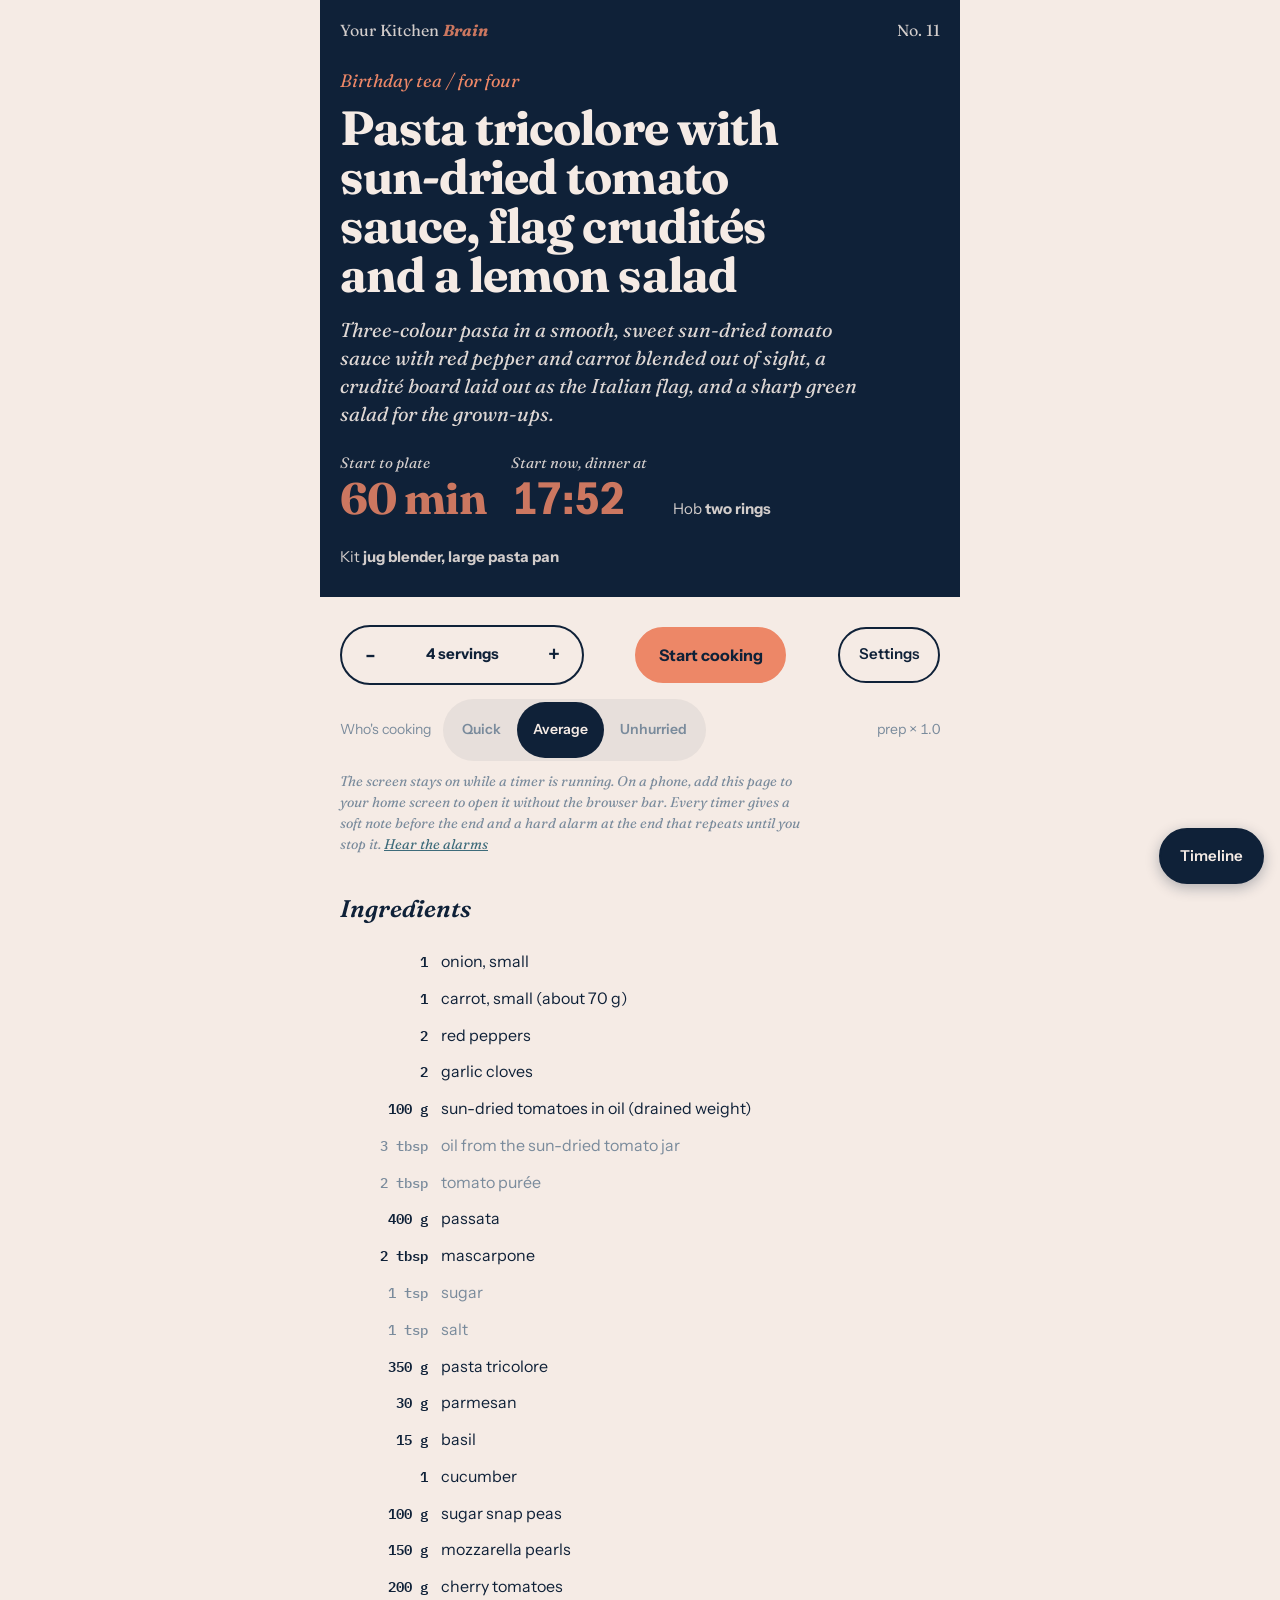
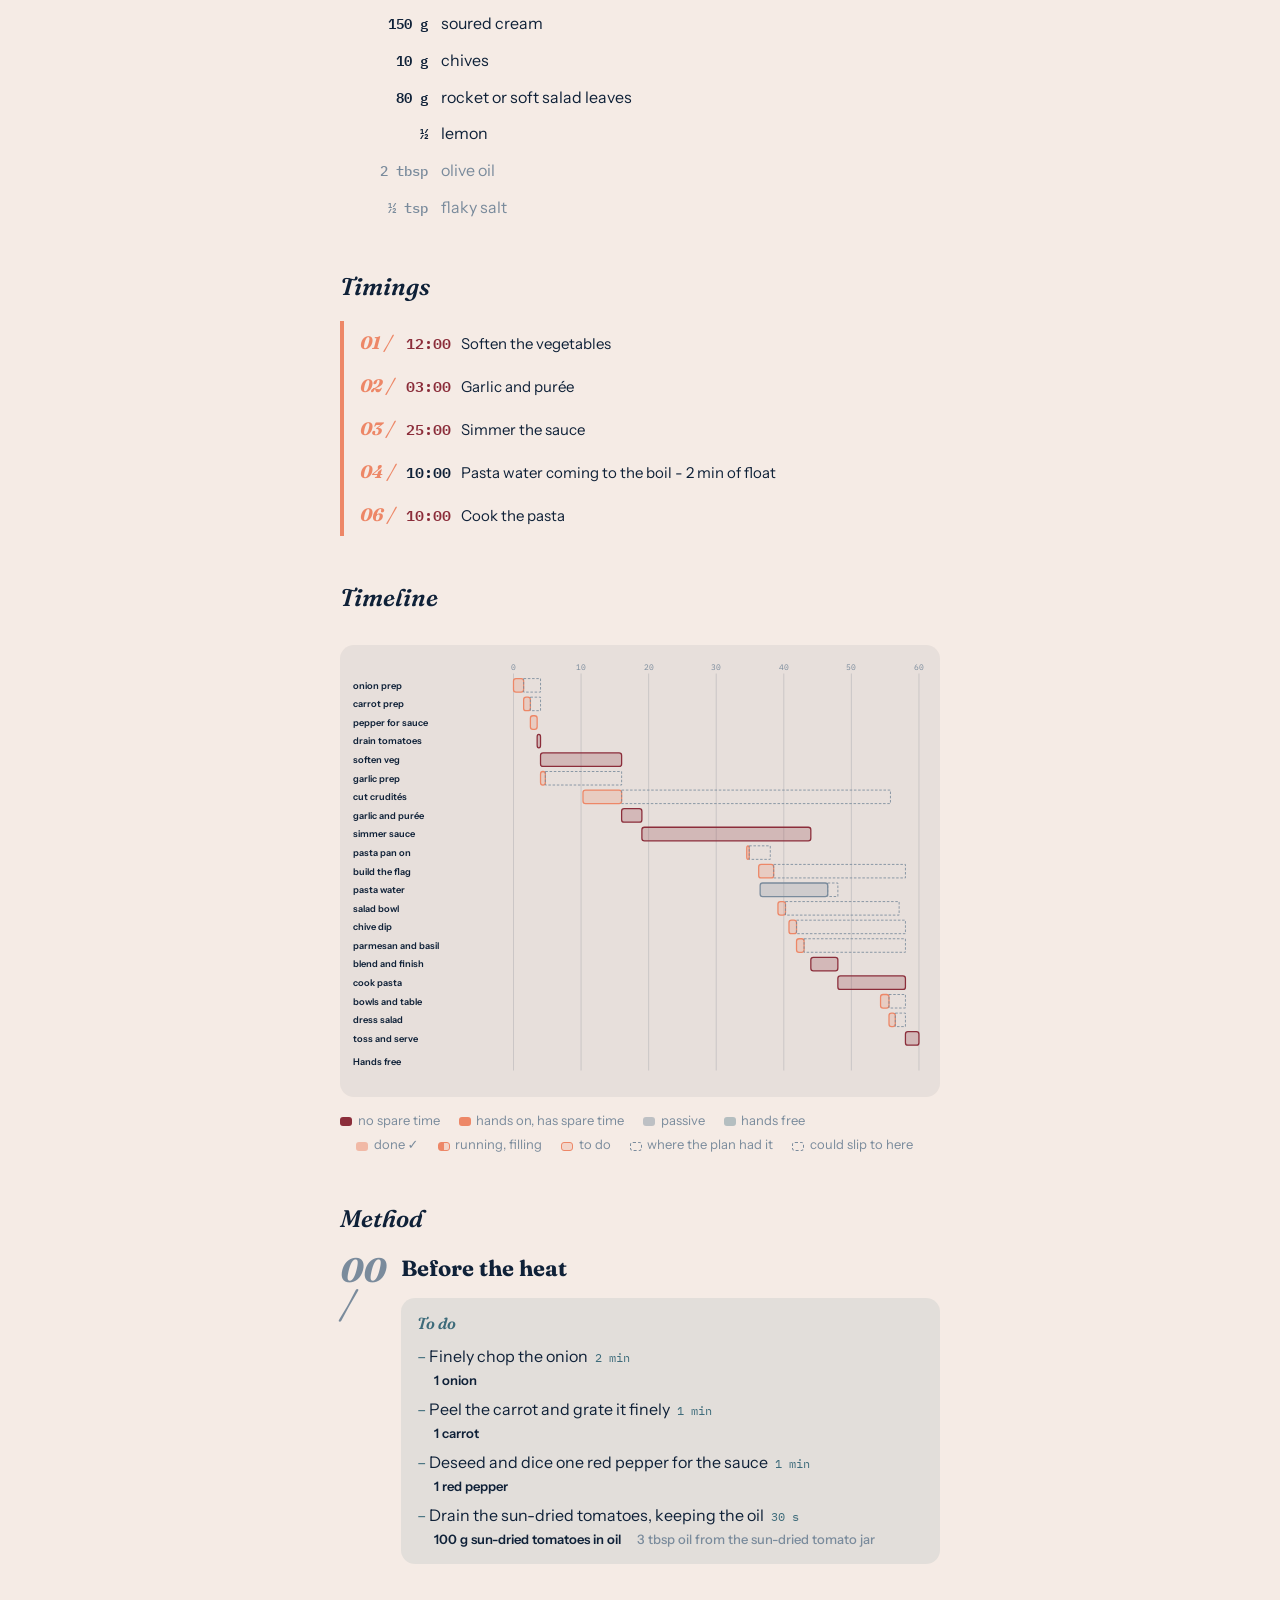
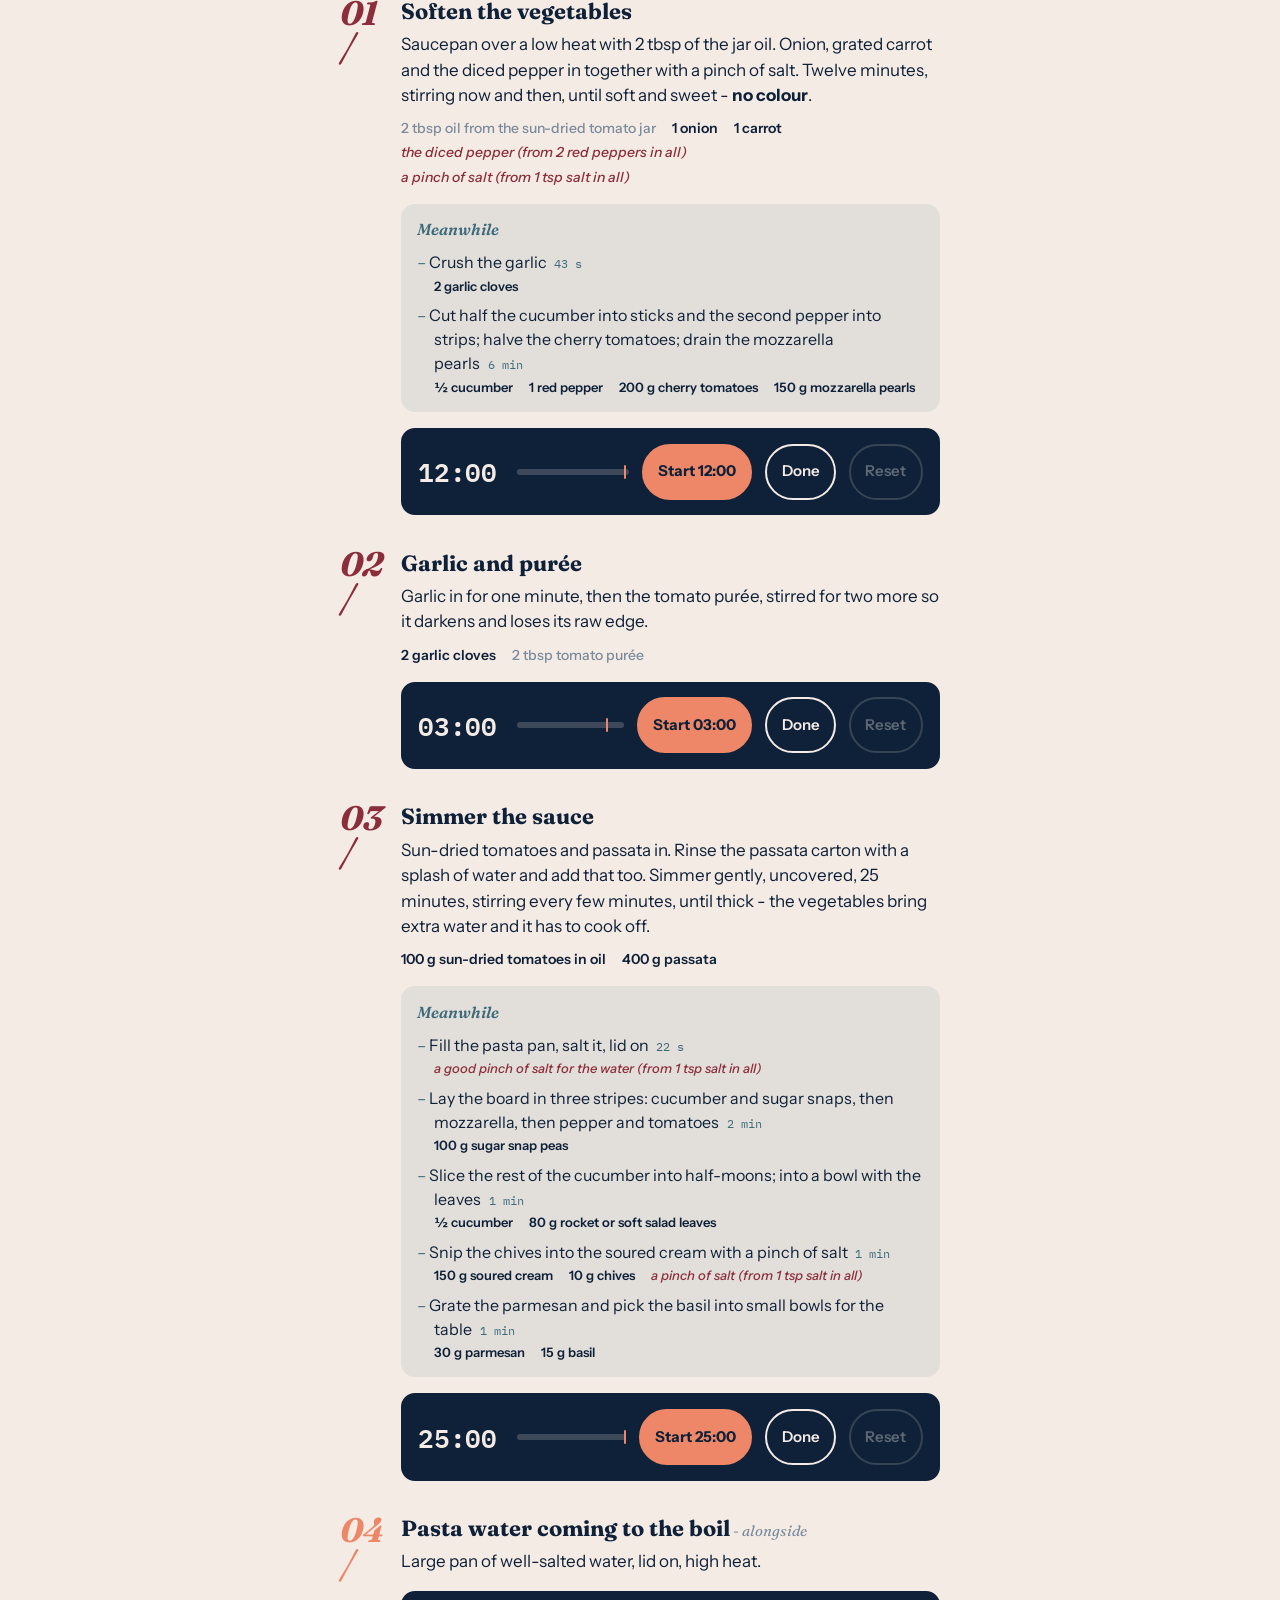
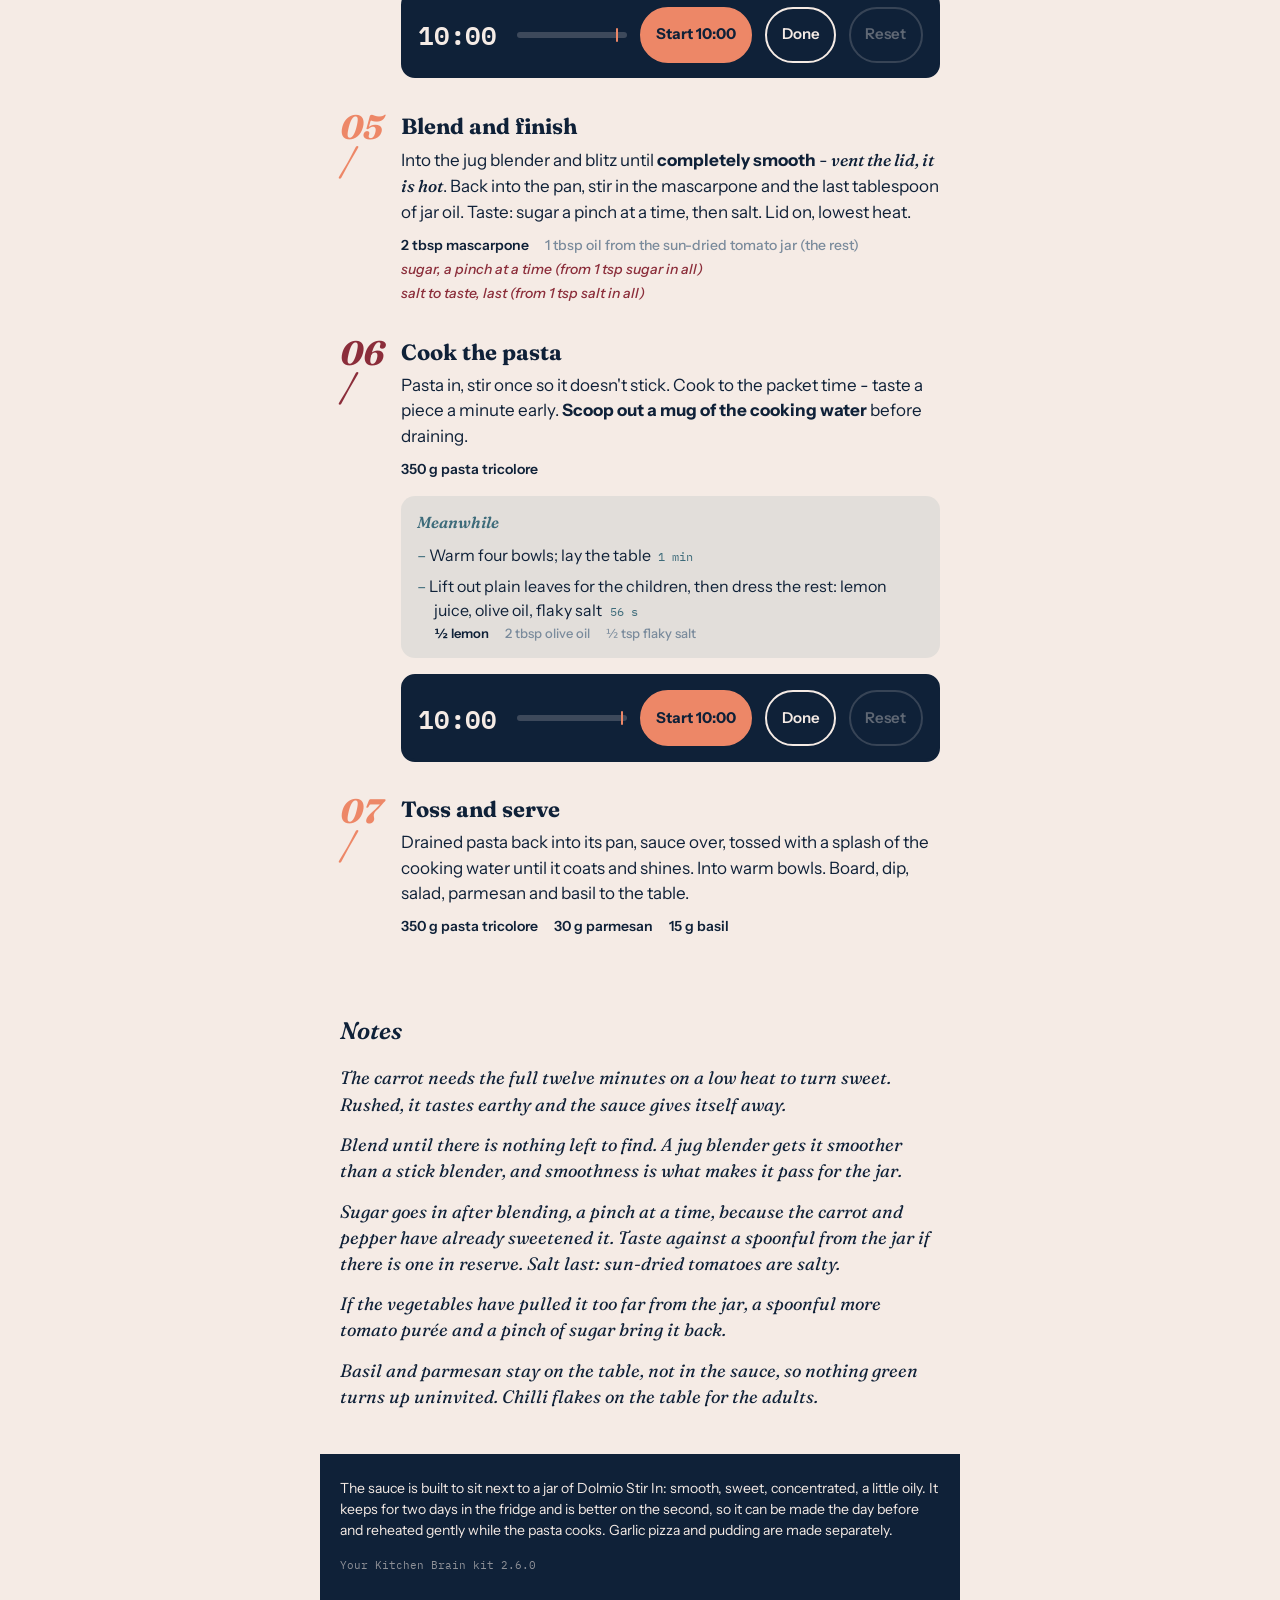
<file: pasta-tricolore-sun-dried-tomato.html>
<!DOCTYPE html>
<html lang="en-GB">
<head>
<meta charset="utf-8">
<meta name="viewport" content="width=device-width, initial-scale=1, viewport-fit=cover">
<meta name="theme-color" content="#0F2138">
<meta name="mobile-web-app-capable" content="yes">
<meta name="apple-mobile-web-app-capable" content="yes">
<meta name="apple-mobile-web-app-status-bar-style" content="default">

<title>Pasta tricolore with sun-dried tomato sauce, flag crudités and a lemon salad</title>


<style>
  :root{
    --navy:#0F2138; --coral:#ED8767; --teal:#3D6B7A; --cream:#F5EBE5; --wine:#8B2D3A; --slate:#7A8B9C;
    --ink:var(--navy); --paper:var(--cream); --teal-wash:rgba(61,107,122,.10); --navy-wash:rgba(15,33,56,.06);
    --display:"Fraunces",Georgia,serif; --ui:"Instrument Sans",system-ui,sans-serif; --fig:"IBM Plex Mono",ui-monospace,monospace;
    --r:14px;
  }
  *{box-sizing:border-box;margin:0;padding:0}
  html{-webkit-text-size-adjust:100%;background:var(--navy)}
  body{background:var(--paper);color:var(--ink);font-family:var(--ui);font-size:17px;line-height:1.5;min-height:100vh}
  button{font:inherit;color:inherit;background:none;border:2px solid var(--navy);border-radius:999px;padding:.6rem 1.05rem;cursor:pointer;font-family:var(--ui);font-size:15px;font-weight:600;touch-action:manipulation}
  button:focus-visible{outline:3px solid var(--coral);outline-offset:2px}
  button:disabled{opacity:.35;cursor:default}
  strong{font-weight:700}
  em{font-family:var(--display);font-style:italic;font-weight:500}
  .wrap{max-width:640px;margin:0 auto;padding:0 1.25rem 5rem}

  /* ---- hero: navy field ---- */
  .hero{background:var(--navy);color:var(--cream);margin:0 -1.25rem 1.75rem;padding:1.1rem 1.25rem 1.75rem}
  .hero .inner{max-width:640px;margin:0 auto}
  .mark{display:flex;justify-content:space-between;align-items:baseline;font-family:var(--display);font-size:16px;color:var(--cream);opacity:.85;margin-bottom:1.6rem}
  .mark b{font-weight:700;font-style:italic;color:var(--coral)}
  .mark .no{font-variant-numeric:tabular-nums}
  .kicker{font-family:var(--display);font-style:italic;font-size:18px;color:var(--coral);margin-bottom:.6rem}
  h1{font-family:var(--display);font-optical-sizing:auto;font-weight:700;font-size:clamp(34px,8.5vw,48px);line-height:1.02;letter-spacing:-.02em;max-width:15ch;color:var(--cream)}
  .lede{font-family:var(--display);font-style:italic;font-weight:400;font-size:20px;line-height:1.4;margin-top:1rem;max-width:40ch;color:var(--cream);opacity:.9}
  .meta{display:flex;gap:1.6rem;flex-wrap:wrap;align-items:flex-end;margin-top:1.5rem;font-size:15px;color:var(--cream);opacity:.85}
  .meta span:first-child{font-family:var(--display);font-style:italic;opacity:1}
  .meta span:first-child b{display:block;font-style:normal;font-size:44px;line-height:1;font-weight:700;color:var(--coral);font-variant-numeric:tabular-nums;margin-top:.15rem;letter-spacing:-.02em}
  .meta b{color:var(--cream);font-weight:700}
  .meta .plate i{font-family:var(--display);font-style:italic}
  .meta .plate b{display:block;font-size:44px;line-height:1;color:var(--coral);font-variant-numeric:tabular-nums;margin-top:.15rem;letter-spacing:-.02em}
  .cm-plate{margin-left:.8rem;font-family:var(--fig);font-style:normal;font-size:15px;color:var(--cream)}

  /* ---- controls ---- */
  .controls{display:flex;align-items:center;justify-content:space-between;gap:.75rem;flex-wrap:wrap;margin-bottom:.9rem}
  .stepper{display:flex;align-items:center;border:2px solid var(--navy);border-radius:999px;overflow:hidden}
  .stepper button{width:2.7rem;height:2.7rem;padding:0;display:grid;place-items:center;font-size:22px;border:0;border-radius:0}
  .stepper output{min-width:8rem;text-align:center;font-weight:700;font-size:15px}
  .cook{background:var(--coral);color:var(--navy);border-color:var(--coral);padding:.8rem 1.35rem;font-weight:700;font-size:16px}
  .speed{display:flex;align-items:center;gap:.75rem;flex-wrap:wrap;font-size:14px;color:var(--slate);margin-bottom:.6rem}
  .speed .opts{display:flex;background:var(--navy-wash);border-radius:999px;padding:3px}
  .speed .opts button{border:0;padding:.45rem .85rem;font-size:14px;border-radius:999px}
  .speed .opts button.on{background:var(--navy);color:var(--cream)}
  .speed .fac{margin-left:auto;font-variant-numeric:tabular-nums}
  .hint{font-family:var(--display);font-style:italic;font-size:14px;color:var(--slate);margin:0 0 2.25rem;max-width:52ch}
  .hint button.link{border:0;padding:0;font:inherit;color:var(--teal);text-decoration:underline;cursor:pointer}

  h2{font-family:var(--display);font-style:italic;font-weight:600;font-size:24px;color:var(--ink);margin:0 0 1rem}
  section{margin-bottom:2.75rem}

  /* ---- timings: coral edge ---- */
  .timings{list-style:none;font-size:15px;border-left:4px solid var(--coral);padding-left:1rem}
  .timings li{display:grid;grid-template-columns:2.4rem 1fr;gap:.5rem;padding:.5rem 0;align-items:baseline}
  .timings .n{font-family:var(--display);font-style:italic;font-weight:700;color:var(--coral);font-size:18px}
  .timings .t{font-family:var(--fig);font-weight:600;font-variant-numeric:tabular-nums;margin-right:.6rem}
  .timings li.crit .t{color:var(--wine)}
  .timings .cue{display:block;color:var(--teal);font-size:14px;margin-top:.15rem;font-family:var(--display);font-style:italic}

  /* ---- timeline ---- */
  .gantt{width:100%;overflow:hidden;font-family:var(--ui);font-size:11px;background:var(--navy-wash);border-radius:var(--r);padding:.9rem .8rem .5rem}
  .gantt svg{width:100%;height:auto;display:block}
  .gantt .lbl{fill:var(--ink);font-size:11px;font-weight:600} .gantt .grid{stroke:rgba(15,33,56,.15);stroke-width:1} .gantt .tick{fill:var(--slate);font-family:var(--fig);font-size:10px}
  .gantt .crit{fill:var(--wine)} .gantt .hands{fill:var(--coral)} .gantt .pass{fill:var(--slate);opacity:.45} .gantt .flt{fill:none;stroke:var(--slate);stroke-dasharray:3 2;stroke-width:1}
  .gantt .free{fill:var(--teal);opacity:.35} .gantt .now{stroke:var(--navy);stroke-width:2}
  .glegend{font-size:13px;color:var(--slate);margin-top:.7rem;line-height:1.9}
  .glegend .k{display:inline-block;width:12px;height:9px;margin:0 .35rem 0 1rem;vertical-align:middle;border-radius:3px}
  .glegend .k:first-child{margin-left:0}
  .glegend .k.st-done{background:var(--coral);opacity:.5} .glegend .k.st-run{background:linear-gradient(90deg,var(--coral) 55%,rgba(237,135,103,.22) 55%);border:1.5px solid var(--coral)} .glegend .k.st-todo{background:rgba(237,135,103,.22);border:1.5px solid var(--coral)} .glegend .k.ghost{border:1.5px dashed var(--slate)}
  .gantt .todo{fill-opacity:.22;stroke-width:1.5} .gantt .crit.todo{stroke:var(--wine)} .gantt .hands.todo{stroke:var(--coral)} .gantt .pass.todo{stroke:var(--slate);opacity:1}
  .gantt .done{opacity:.5} .gantt .pass.done{opacity:.3}
  .gantt .ghost{fill:none;stroke:var(--slate);stroke-width:1.5;stroke-dasharray:3 3}
  .gantt .tickmark{fill:var(--ink);font-size:12px;font-weight:700}
  .gantt .hit{fill:transparent} .gantt g.row{cursor:pointer} .gantt g.row:hover .lbl{fill:var(--wine)}
  .greads{display:flex;flex-wrap:wrap;gap:.4rem 1.6rem;margin:0 0 .8rem;font-size:14px;color:var(--slate)}
  .greads i{font-family:var(--display);font-style:italic;margin-right:.4rem} .greads b{font-family:var(--fig);color:var(--ink);font-size:16px;font-variant-numeric:tabular-nums}
  .tl-open{position:fixed;right:1rem;bottom:calc(1rem + env(safe-area-inset-bottom));z-index:6;background:var(--navy);color:var(--cream);border-color:var(--navy);box-shadow:0 4px 14px rgba(15,33,56,.3)}
  .tl-sheet{position:fixed;inset:0;z-index:20;background:var(--paper);display:flex;flex-direction:column;padding:0 0 env(safe-area-inset-bottom)}
  .tl-sheet[hidden]{display:none}
  .tl-top{display:flex;justify-content:space-between;align-items:center;gap:1rem;padding:.8rem 1rem .4rem;background:var(--paper)}
  .tl-top .greads{margin:0}
  .tl-body{flex:1;overflow:auto;padding:0 1rem} .tl-body .lbl{font-size:13px} .tl-body .tickmark{font-size:14px} .tl-body .gantt svg{width:auto}
  .tl-hint{font-family:var(--display);font-style:italic;font-size:13px;color:var(--slate);padding:.3rem 1rem 0}
  .tl-sheet .glegend{padding:0 1rem .8rem;margin:0}
  @media (orientation:landscape) and (max-height:520px){ .tl-sheet .glegend, .tl-hint{display:none} }
  .cm-btns{display:flex;gap:.5rem;flex-wrap:wrap;justify-content:flex-end}
  .glegend .k.crit{background:var(--wine)} .glegend .k.hands{background:var(--coral)} .glegend .k.pass{background:var(--slate);opacity:.45} .glegend .k.flt{border:1px dashed var(--slate)} .glegend .k.free{background:var(--teal);opacity:.35}

  /* ---- ingredients ---- */
  ul.ings{list-style:none}
  ul.ings li{display:grid;grid-template-columns:5.5rem 1fr;gap:.8rem;padding:.4rem 0;align-items:baseline;font-size:16px}
  ul.ings .q{font-family:var(--fig);font-size:14px;font-weight:600;text-align:right;white-space:nowrap;font-variant-numeric:tabular-nums;color:var(--ink)}
  ul.ings .pantry{color:var(--slate)} ul.ings .pantry .q{color:var(--slate);font-weight:500}

  /* ---- method: numerals and space, no rules ---- */
  ol.steps{list-style:none}
  ol.steps > li{display:grid;grid-template-columns:3.2rem 1fr;gap:.6rem;padding:0 0 2rem}
  ol.steps > li > div{min-width:0}   /* let the text column shrink to the screen instead of its widest item */
  ol.steps .n{font-family:var(--display);font-style:italic;font-weight:700;color:var(--coral);font-size:34px;line-height:1;padding-top:0}
  ol.steps h3{font-family:var(--display);font-weight:700;font-size:22px;line-height:1.15;margin:.2rem 0 .5rem}
  ol.steps p{max-width:58ch;font-size:17px}
  ol.steps .link{font-size:15px;color:var(--teal);margin-top:.7rem;font-style:italic;font-family:var(--display)}
  ol.steps li.crit .n{color:var(--wine)}
  ol.steps li.along h3::after{content:" - alongside";font-weight:400;font-style:italic;color:var(--slate);font-size:15px}
  ol.steps li.prep0 .n{color:var(--slate)}

  .need{display:flex;flex-wrap:wrap;gap:.2rem 1rem;margin-top:.6rem;max-width:58ch;font-size:14px;font-weight:600;color:var(--ink)}
  .need .pantry{color:var(--slate);font-weight:500}
  .need .remind{color:var(--wine);font-weight:500;font-style:italic}
  .mw li .need{text-indent:0;margin-top:.15rem;font-size:13px}
  .cm-ings span.pantry{color:var(--slate);font-weight:500} .cm-ings span.remind{color:var(--coral);font-weight:500;font-style:italic}
  /* amounts inside cooking mode's Meanwhile box sit on navy: light slate, not the page's navy ink */
  .cm-mw .need{color:var(--slate)} .cm-mw .need .pantry{color:var(--slate);opacity:.7} .cm-mw .need .remind{color:var(--coral)}
  .mw{margin-top:1rem;max-width:58ch;background:var(--teal-wash);border-radius:var(--r);padding:.85rem 1rem .7rem}
  .mw b{font-family:var(--display);font-style:italic;font-weight:600;font-size:16px;color:var(--teal);display:block;margin-bottom:.35rem}
  .mw ul{list-style:none} .mw li{padding:.22rem 0 .22rem 1.1rem;text-indent:-1.1rem;font-size:16px}
  .mw li::before{content:"\2013  ";color:var(--teal)}
  .mw li i{white-space:nowrap;font-style:normal;color:var(--teal);font-family:var(--fig);font-size:12px;margin-left:.45rem;font-variant-numeric:tabular-nums}

  /* ---- timer instrument: navy ---- */
  .st{display:grid;grid-template-columns:auto 1fr auto auto auto;align-items:center;gap:.8rem;margin-top:1rem;padding:.8rem .9rem;background:var(--navy);color:var(--cream);border-radius:var(--r);border:3px solid var(--navy)}
  .st .clock{font-family:var(--fig);font-size:26px;font-weight:600;letter-spacing:-.01em;font-variant-numeric:tabular-nums;min-width:5.4ch}
  .st .clock.warn{color:var(--coral)} .st .clock.done{color:var(--coral)}
  .st .bar{height:6px;background:rgba(245,235,229,.2);position:relative;border-radius:3px;min-width:3rem}
  .st .bar i{position:absolute;left:0;top:0;bottom:0;background:var(--coral);width:0;border-radius:3px}
  .st .bar u{position:absolute;top:-4px;bottom:-4px;width:3px;background:var(--cream);text-decoration:none;border-radius:2px}
  .st button{padding:.5rem .9rem;font-size:14px;border-color:rgba(245,235,229,.5);color:var(--cream)}
  .st button.go{background:var(--coral);border-color:var(--coral);color:var(--navy);font-weight:700}
  .st button.go.run{background:var(--cream);border-color:var(--cream);color:var(--navy)}
  .st .bar u.w{background:var(--coral);width:2px}
  .st button.go.ring{background:var(--wine);border-color:var(--wine);color:var(--cream)}
  .st.ringing{border-color:var(--wine)}
  .strip span.ring b{color:var(--wine)}
  @keyframes pulse{50%{opacity:.55}}
  @media (prefers-reduced-motion:no-preference){ .st button.go.ring,.strip span.ring b{animation:pulse 1s ease-in-out infinite} }
  li.running .st{border-color:var(--coral)}
  li.running .n{color:var(--coral)}

  .notes p{max-width:58ch;margin-bottom:.9rem;font-family:var(--display);font-style:italic;font-size:18px;line-height:1.45}
  footer{font-size:14px;color:var(--cream);background:var(--navy);margin:0 -1.25rem;padding:1.5rem 1.25rem 2rem}
  footer p,footer{max-width:none}
  footer .kv{display:block;margin-top:1rem;font-family:var(--fig);font-size:11px;opacity:.55}

  /* ---- running strip ---- */
  .strip{position:sticky;top:0;z-index:5;background:var(--coral);color:var(--navy);font-size:14px;font-weight:600;padding:.65rem 1.25rem;display:none;gap:.4rem 1.25rem;flex-wrap:wrap;font-variant-numeric:tabular-nums}
  .strip.on{display:flex}
  .strip span b{font-family:var(--fig);font-weight:700;margin-right:.45rem}
  .strip span.warn b{color:var(--wine)}
  .strip span.cue{flex-basis:100%;color:var(--navy)}
  .strip span.cue b{font-family:var(--ui)}

  /* ---- cooking mode: the stage ---- */
  .cookmode{position:fixed;inset:0;background:var(--navy);color:var(--cream);display:none;flex-direction:column;overflow:auto;z-index:10;padding-bottom:env(safe-area-inset-bottom)}
  .cookmode.on{display:flex}
  .cookmode button{border-color:rgba(245,235,229,.5);color:var(--cream)}
  .cm-top{display:flex;justify-content:space-between;align-items:center;padding:1rem 1.25rem .5rem;font-family:var(--display);font-style:italic;font-size:17px;color:var(--coral)}
  .cm-top button{font-size:14px;padding:.45rem .9rem}
  .cm-body{flex:1;padding:.5rem 1.25rem 1.5rem;max-width:640px;width:100%;margin:0 auto;display:flex;flex-direction:column}
  .cm-n{font-family:var(--display);font-style:italic;font-weight:700;color:var(--coral);font-size:30px;line-height:1;margin-bottom:.5rem}
  .cm-title{font-family:var(--display);font-weight:700;font-size:clamp(30px,7.5vw,40px);line-height:1.05;margin-bottom:1rem;letter-spacing:-.015em}
  .cm-text{font-size:19px;line-height:1.5;max-width:54ch}
  .cm-mw{margin-top:1.1rem;font-size:17px;max-width:54ch;background:rgba(245,235,229,.08);border-radius:var(--r);padding:.85rem 1rem .7rem}
  .cm-mw b{font-family:var(--display);font-style:italic;font-weight:600;font-size:16px;color:var(--coral);display:block;margin-bottom:.35rem}
  .cm-mw ul{list-style:none} .cm-mw li{padding:.22rem 0 .22rem 1.1rem;text-indent:-1.1rem} .cm-mw li::before{content:"\2013  ";color:var(--coral)}
  .cm-mw li i{font-style:normal;color:var(--slate);font-family:var(--fig);font-size:12px;margin-left:.45rem}
  .cm-ings{margin-top:1.25rem;font-size:15px;color:var(--slate);padding-top:.9rem}
  .cm-ings span{color:var(--cream);display:inline-block;margin-right:1.25rem;margin-bottom:.35rem;font-weight:600}
  .cm-timings{margin-top:1.25rem;padding-top:.9rem}
  .cm-timings h4{font-family:var(--display);font-style:italic;font-weight:600;font-size:16px;color:var(--coral);margin-bottom:.5rem}
  .cm-timings .timings{border-left-color:var(--coral)} .cm-timings .timings li.crit .t{color:var(--coral)} .cm-timings .timings .cue{color:var(--slate)}
  .cm-cue{font-size:18px;color:var(--navy);background:var(--coral);border-radius:var(--r);padding:.7rem 1rem;margin-top:1rem;font-weight:700}
  .cm-timer{margin-top:auto;padding-top:1.5rem}
  .cm-timer .st{grid-template-columns:1fr;gap:1rem;padding:1.2rem 1rem 1rem;background:rgba(245,235,229,.06);border-color:rgba(245,235,229,.25)}
  .cm-timer .st .clock{font-size:clamp(72px,22vw,120px);line-height:1;letter-spacing:-.04em;text-align:center;font-weight:600}
  .cm-timer .st .bar{height:8px}
  .cm-timer .st .row{display:grid;grid-template-columns:2fr 1fr 1fr;gap:.6rem} .cm-timer .st .row button{white-space:nowrap}
  .cm-timer .st .row button{padding:1rem 1.1rem;font-size:17px}
  .cm-timer .none{font-family:var(--display);font-style:italic;font-size:16px;color:var(--slate);text-align:center;padding:1rem 0}
  .cm-nav{display:flex;justify-content:space-between;gap:.6rem;padding:1rem 1.25rem 1.25rem;max-width:640px;width:100%;margin:0 auto}
  .cm-nav button{flex:1;padding:1.05rem;font-size:17px;font-weight:700}
  .cm-nav button.fin{background:var(--coral);color:var(--navy);border-color:var(--coral)}
  .cm-others{font-size:15px;color:var(--slate);margin-top:1.25rem;font-variant-numeric:tabular-nums}
  .cm-others .lbl{font-family:var(--display);font-style:italic;color:var(--coral);margin-bottom:.3rem}
  .cm-others .row{display:grid;grid-template-columns:4.6rem 1fr;gap:.6rem;padding:.45rem 0;cursor:pointer;color:var(--cream)}
  .cm-others .row b{font-family:var(--fig);font-weight:700}
  .cm-wake{font-family:var(--display);font-style:italic;font-size:14px;color:var(--slate);margin-top:1rem}

  @media (prefers-reduced-motion:no-preference){ .st .bar i{transition:width .5s linear} }
  @media (max-width:420px){ ul.ings li{grid-template-columns:4.8rem 1fr} ol.steps > li{grid-template-columns:2.7rem 1fr} ol.steps .n{font-size:30px} }
  /* ---- controls for wet, floury hands (plan Phase 3) ----
     Every control at least 56 px tall, cooking mode's main actions 72 px, 12 px or more between neighbours.
     A visible press, and a short buzz where the phone can. Reset needs a press-and-hold. */
  button{min-height:56px;padding:.7rem 1.2rem}
  button.link{min-height:0;padding:0}
  .stepper button{width:56px;height:56px;min-height:56px}
  .speed .opts button{min-height:56px;padding:.6rem 1rem}
  .st button{min-height:56px;font-size:15px}
  .cm-top{flex-direction:column;align-items:stretch;gap:.6rem}
  .cm-btns{display:flex;justify-content:space-between;gap:.75rem} .cm-right{display:flex;gap:.75rem}
  .cm-top button{min-height:56px;font-size:15px;padding:.6rem 1.1rem} #cmFull{min-width:56px;padding:0;font-size:22px;font-style:normal}
  .cm-mw li .need{text-indent:0;margin-top:.15rem;font-size:14px}
  .cm-timer .st .row{gap:.75rem} .cm-timer .st .row button{min-height:72px;font-size:18px;padding:.5rem .6rem}
  .cm-nav{display:grid;grid-template-columns:minmax(6rem,1fr) 3fr;gap:.75rem}
  .cm-nav button{min-height:72px;font-size:19px}
  .cm-others .row{min-height:56px;align-items:center}
  .tl-open{min-height:56px}
  button:active:not(:disabled){filter:brightness(.88)}
  @media (prefers-reduced-motion:no-preference){ button{transition:transform .06s,filter .06s} button:active:not(:disabled){transform:translateY(2px) scale(.98)} }
  button.hold{-webkit-touch-callout:none;user-select:none;-webkit-user-select:none}
  button.holding{color:var(--cream);background:linear-gradient(var(--wine),var(--wine)) left/0% 100% no-repeat;animation:holdfill .8s linear forwards}
  @keyframes holdfill{to{background-size:100% 100%}}
  @media (max-width:420px){ #read .st{grid-template-columns:1fr auto auto;grid-template-areas:"clock bar bar" "go fin reset"} #read .st .clock{grid-area:clock} #read .st .bar{grid-area:bar} #read .st .go{grid-area:go} #read .st .fin-btn{grid-area:fin} #read .st .reset-btn{grid-area:reset} }
  .st button.fin-btn{border-color:var(--cream);color:var(--cream)} .st button.go.undo{background:var(--cream);border-color:var(--cream);color:var(--navy)}
  .cm-cue:empty{display:none}
  /* alert levels: urgent takes the whole screen; heads-up and soft are banners that clear themselves */
  .alarm-over{position:fixed;inset:0;z-index:50;display:flex;flex-direction:column;justify-content:center;align-items:flex-start;gap:1rem;
    padding:2rem 1.5rem calc(2rem + env(safe-area-inset-bottom));border:0;border-radius:0;background:var(--wine);color:var(--cream);text-align:left;cursor:pointer}
  .alarm-over[hidden]{display:none}
  .alarm-over .ao-k{font-family:var(--display);font-style:italic;font-size:22px;opacity:.85}
  .alarm-over .ao-title{font-family:var(--display);font-weight:700;font-size:clamp(34px,9vw,52px);line-height:1.05}
  .alarm-over .ao-note{font-size:19px;line-height:1.45;max-width:30ch}
  .alarm-over .ao-tap{margin-top:1.5rem;font-weight:700;font-size:18px;border:2px solid var(--cream);border-radius:999px;padding:.9rem 1.4rem}
  @media (prefers-reduced-motion:no-preference){ .alarm-over .ao-tap{animation:pulse 1s ease-in-out infinite} }
  .strip span.cue.lvl-soft{font-weight:500}
  .cm-cue.lvl-soft{background:rgba(245,235,229,.12);color:var(--cream);font-weight:500}
  .set-sheet{z-index:30} .set-sheet h2{margin:0} .set-sheet .tl-body{padding:1rem 1.25rem 2rem}
  #cmSet{min-width:56px;padding:0;font-size:22px;font-style:normal}
  .cm-auto{margin-top:1rem;padding:.8rem 1rem;border-radius:var(--r);background:var(--coral);color:var(--navy);font-weight:700;font-size:18px;display:flex;flex-direction:column;gap:.7rem}
  .cm-auto[hidden]{display:none}
  .cm-auto-btns{display:grid;grid-template-columns:1fr 1fr;gap:.75rem}
  .cookmode .cm-auto button{border-color:var(--navy);color:var(--navy);min-height:56px} .cookmode .cm-auto button#cmAutoNow{background:var(--navy);color:var(--cream)}
</style>
<link rel="stylesheet" href="fonts/fonts.css"><link rel="manifest" href="manifest.webmanifest"><link rel="icon" href="icon.svg" type="image/svg+xml"><link rel="apple-touch-icon" href="icon-180.png"></head>
<body>
<div class="strip" id="strip" aria-live="polite"></div>
<button type="button" class="alarm-over" id="alarmOver" hidden aria-live="assertive"><span class="ao-k">Time's up</span><span class="ao-title" id="aoTitle"></span><span class="ao-note" id="aoNote"></span><span class="ao-tap">Tap anywhere to stop the alarm</span></button>
<div class="wrap" id="read">
  <div class="hero"><div class="inner">
  <div class="mark"><span>Your Kitchen <b>Brain</b></span><span class="no">No. 11</span></div>
  <header>
    <div class="kicker">Birthday tea  /  for four</div>
    <h1>Pasta tricolore with sun-dried tomato sauce, flag crudités and a lemon salad</h1>
    <p class="lede">Three-colour pasta in a smooth, sweet sun-dried tomato sauce with red pepper and carrot blended out of sight, a crudité board laid out as the Italian flag, and a sharp green salad for the grown-ups.</p>
    <div class="meta"><span>Start to plate<b id="total"></b></span><span class="plate"><i id="plateLbl"></i><b id="plate"></b></span>
      <span>Hob <b>two rings</b></span>
      <span>Kit <b>jug blender, large pasta pan</b></span>
      </div>
  </header>
  </div></div>

  <div class="controls">
    <div class="stepper" aria-label="Servings">
      <button type="button" id="dec" aria-label="Fewer servings">-</button>
      <output id="srv" aria-live="polite"></output>
      <button type="button" id="inc" aria-label="More servings">+</button>
    </div>
    <button type="button" class="cook" id="startCook">Start cooking</button>
    <button type="button" id="setOpen">Settings</button>
  </div>
  <div class="speed" aria-label="Cook speed">
    <span class="lbl">Who's cooking</span>
    <div class="opts" id="speedOpts"></div>
    <span class="fac" id="speedFac"></span>
  </div>
  <p class="hint">The screen stays on while a timer is running. On a phone, add this page to your home screen to open it without the browser bar. Every timer gives a soft note before the end and a hard alarm at the end that repeats until you stop it. <button type="button" class="link" id="hear">Hear the alarms</button> <button type="button" class="link" id="endCook" hidden>Start over</button></p>

  <section>
    <h2>Ingredients</h2>
    <ul class="ings" id="ings"></ul>
  </section>

  <section>
    <h2>Timings</h2>
    <ul class="timings" id="timings"></ul>
  </section>

  <section>
    <h2>Timeline</h2>
    <div class="greads"><span><i>Hands-free</i><b id="gFree"></b></span><span hidden><i>Spare time</i><b id="gSpare"></b></span></div>
    <div id="gantt"></div>
    <p class="glegend"><span class="k crit"></span>no spare time <span class="k hands"></span>hands on, has spare time <span class="k pass"></span>passive <span class="k free"></span>hands free<br><span class="k st-done"></span>done ✓ <span class="k st-run"></span>running, filling <span class="k st-todo"></span>to do <span class="k ghost"></span>where the plan had it <span class="k flt"></span>could slip to here</p>
  </section>

  <section>
    <h2>Method</h2>
    <ol class="steps" id="steps"></ol>
  </section>

  <section class="notes">
    <h2>Notes</h2>
    <p>The carrot needs the full twelve minutes on a low heat to turn sweet. Rushed, it tastes earthy and the sauce gives itself away.</p>
    <p>Blend until there is nothing left to find. A jug blender gets it smoother than a stick blender, and smoothness is what makes it pass for the jar.</p>
    <p>Sugar goes in after blending, a pinch at a time, because the carrot and pepper have already sweetened it. Taste against a spoonful from the jar if there is one in reserve. Salt last: sun-dried tomatoes are salty.</p>
    <p>If the vegetables have pulled it too far from the jar, a spoonful more tomato purée and a pinch of sugar bring it back.</p>
    <p>Basil and parmesan stay on the table, not in the sauce, so nothing green turns up uninvited. Chilli flakes on the table for the adults.</p>
  </section>


  <footer>The sauce is built to sit next to a jar of Dolmio Stir In: smooth, sweet, concentrated, a little oily. It keeps for two days in the fridge and is better on the second, so it can be made the day before and reheated gently while the pasta cooks. Garlic pizza and pudding are made separately.<span class="kv">Your Kitchen Brain kit 2.6.0</span></footer>
</div>

<button type="button" class="tl-open" id="tlOpen">Timeline</button>
<div class="tl-sheet" id="tl" role="dialog" aria-modal="true" aria-label="Timeline" hidden>
  <div class="tl-top"><div class="greads"><span><i>Dinner at</i><b id="tlPlate"></b></span><span><i>Hands-free</i><b id="tlFree"></b></span><span hidden><i>Spare time</i><b id="tlSpare"></b></span></div>
    <button type="button" id="tlClose">Close</button></div>
  <div class="tl-body" id="tlBody"></div>
  <p class="tl-hint">Tap a row to go to that step.</p>
  <p class="glegend"><span class="k crit"></span>no spare time <span class="k hands"></span>hands on, has spare time <span class="k pass"></span>passive <span class="k free"></span>hands free<br><span class="k st-done"></span>done ✓ <span class="k st-run"></span>running, filling <span class="k st-todo"></span>to do <span class="k ghost"></span>where the plan had it <span class="k flt"></span>could slip to here</p>
</div>

<div class="tl-sheet set-sheet" id="set" role="dialog" aria-modal="true" aria-label="Settings" hidden>
  <div class="tl-top"><h2>Settings</h2><button type="button" id="setClose">Close</button></div>
  <div class="tl-body" id="setBody"></div>
</div>

<div class="cookmode" id="cm" role="dialog" aria-modal="true" aria-label="Cooking mode">
  <div class="cm-top">
    <span class="cm-btns"><button type="button" id="cmTl">Timeline</button><span class="cm-right"><button type="button" id="cmSet" aria-label="Settings" title="Settings">⚙</button><button type="button" id="cmFull" hidden aria-label="Full screen" title="Full screen">⤢</button><button type="button" id="cmClose">Close</button></span></span>
    <span class="cm-prog"><span id="cmProg"></span><span id="cmPlate" class="cm-plate"></span></span>
  </div>
  <div class="cm-body">
    <div class="cm-n" id="cmN"></div>
    <div class="cm-title" id="cmTitle"></div>
    <div class="cm-text" id="cmText"></div>
    <div id="cmMw"></div>
    <div class="cm-ings" id="cmIngs"></div>
    <div class="cm-timings" id="cmTimings" hidden></div>
    <div class="cm-cue" id="cmCue"></div>
    <div class="cm-auto" id="cmAuto" hidden><span id="cmAutoText"></span><span class="cm-auto-btns"><button type="button" id="cmAutoNow">Start now</button><button type="button" id="cmAutoNo">Not yet</button></span></div>
    <div class="cm-timer" id="cmTimer"></div>
    <div class="cm-others" id="cmOthers"></div>
    <div class="cm-wake" id="cmWake"></div>
  </div>
  <video id="keepawake" playsinline muted loop width="16" height="16" style="position:fixed;left:-9999px;top:0;opacity:0.01;pointer-events:none" aria-hidden="true"><source src="[data-uri]" type="video/mp4"><source src="[data-uri]" type="video/webm"></video>
  <div class="cm-nav">
    <button type="button" id="cmPrev">Back</button>
    <button type="button" id="cmNext">Next step</button>
  </div>
</div>

<script>
// Resource-constrained critical-path scheduler for recipes.
// Pure function of (recipe, speed) -> plan. No DOM. Shared by the page and by tests.
//
// Activities = steps (heat, timed or not) + tasks (hands-on prep).
//   id, secs, deps: [{id, lag?}], needs: {hands, ring, oven, griddle, ...}
//   steps: hands = 1 - attention (how much of a cook the step occupies)
//   tasks: hands = 1, secs scaled by speed
//   passive: true  -> a step that occupies equipment but no hands (preheat, water boiling)
// Capacity from recipe.kit, default {hands:1, ring:2, oven:1, griddle:1}
(function(root){
function plan(R, speed, opts){
  // opts (all optional, used mid-cook by reschedule.js; without them the plan is exactly as before):
  //   pinned:    {id: {start, end}}  what has really happened - placed first, never moved
  //   notBefore: {id: secs}          earliest start for an activity (now, or its original planned start)
  //   shorten:   {id: secs}          prep the cook is assumed to do faster, to catch up
  //   durations: {id: secs}          hold a task at this length instead of re-working its stretch, so a
  //                                  projection keeps the lengths the cook was shown (placement order differs)
  opts = opts || {}; const pin = opts.pinned || {}, notBefore = opts.notBefore || {}, shorten = opts.shorten || {}, fixedDur = opts.durations || {};
  const kit = Object.assign({ring:3, oven:1, griddle:1, microwave:1, slack:90, prepAhead:900}, R.kit||{});
  const acts = [];
  R.steps.forEach((s,i)=>{
    const dur = s.secs || (s.handsSecs||45);          // untimed steps are short hands-on work
    const needs = Object.assign({}, s.needs||{});
    if (needs.hands===undefined) needs.hands = s.passive ? 0 : (s.secs ? 1-(s.attention??1) : 1);
    acts.push({id:s.id, kind:"step", idx:i, dur, needs, deps:s.deps||[], ref:s});
  });
  (R.tasks||[]).forEach((t,i)=>{
    const needs = Object.assign({hands:1}, t.needs||{});
    acts.push({id:t.id, kind:"task", idx:i, dur:Math.max(1, Math.round(t.secs*speed) - (shorten[t.id]||0)), needs, deps:t.deps||[], ref:t});
  });
  for (const a of acts) if (pin[a.id]) a.dur = Math.max(0, pin[a.id].end - pin[a.id].start);
  const byId = Object.fromEntries(acts.map(a=>[a.id,a]));
  for (const a of acts) for (const d of a.deps) if(!byId[d.id]) throw new Error(a.id+" depends on unknown "+d.id);

  // ---- unconstrained CPM: earliest start (forward), latest start (backward) ----
  const order = topo(acts, byId);
  for (const a of order){ a.es = 0; for (const d of a.deps) a.es = Math.max(a.es, byId[d.id].ef + (d.lag||0)); a.ef = a.es + a.dur; }
  const horizon = Math.max(...acts.map(a=>a.ef));
  const succ = {}; acts.forEach(a=>succ[a.id]=[]); acts.forEach(a=>a.deps.forEach(d=>succ[d.id].push({a, lag:d.lag||0})));
  for (const a of order.slice().reverse()){ a.lf = horizon; for (const s of succ[a.id]) a.lf = Math.min(a.lf, s.a.ls - s.lag); a.ls = a.lf - a.dur; }

  // ---- serial schedule generation: place by latest-start priority, earliest feasible time ----
  // Hands model: steps carry hands = 1-attention (a stir-constantly step is 1, a simmer is 0).
  // Steps may not overlap beyond 1 hand in total. A task needs a whole cook, so it can't overlap
  // another task, and while it runs alongside steps using h hands it stretches by 1/(1-h).
  const pri = order.slice().sort((x,y)=> (x.ls-y.ls) || (x.ef-y.ef) || (x.kind===y.kind ? x.idx-y.idx : (x.kind==="step"?-1:1)));
  const placed = [];
  for (const a of acts) if (pin[a.id]) { a.pinned = true; a.start = pin[a.id].start; a.end = pin[a.id].end; a.durSched = a.end - a.start; placed.push(a); }
  const over = (t0,t1,f) => placed.filter(p=>f(p) && p.start<t1 && p.end>t0);
  const stepHandsAt = (x) => over(x,x+1e-9,p=>p.kind==="step").reduce((s,p)=>s+(p.needs.hands||0),0);
  const equipOk = (a,t,dur) => {
    for (const key of Object.keys(a.needs)){ if(key==="hands"||!a.needs[key]) continue;
      const cap = kit[key] ?? 1; const pts=[t, ...placed.filter(p=>p.start>t&&p.start<t+dur).map(p=>p.start)];
      for (const x of pts){ const load=over(x,x+1e-9,p=>p.needs[key]).reduce((s,p)=>s+p.needs[key],0); if(load+a.needs[key]>cap+1e-9) return false; } }
    return true;
  };
  const tryPlace = (a,t) => {
    if (a.kind==="step"){
      if(!equipOk(a,t,a.dur)) return null;
      const pts=[t, ...placed.filter(p=>p.kind==="step"&&p.start>t&&p.start<t+a.dur).map(p=>p.start)];
      for (const x of pts) if (stepHandsAt(x)+(a.needs.hands||0) > 1+1e-9) return null;
      return a.dur;
    }
    // task: no other task may overlap; stretch by the hands the running steps take
    if (fixedDur[a.id] != null) { const d = Math.max(1, fixedDur[a.id] - (shorten[a.id]||0));
      if (over(t,t+d,p=>p.kind==="task").length || !equipOk(a,t,d)) return null; return d; }
    let dur=a.dur, end=t+dur, guard=0;
    while(guard++<8){ if(over(t,end,p=>p.kind==="task").length) return null;
      const pts=[t, ...placed.filter(p=>p.kind==="step"&&p.start>t&&p.start<end).map(p=>p.start)];
      let h=0; for(const x of pts) h=Math.max(h, stepHandsAt(x)); if(h>=1-1e-9) return null;
      const d2=Math.round(a.dur/(1-h)); if(Math.abs(d2-dur)<1) { dur=d2; break; } dur=d2; end=t+dur; }
    if(!equipOk(a,t,dur)) return null;
    return dur;
  };
  for (const a of pri){ if (a.pinned) continue;
    let t = notBefore[a.id] || 0; for (const d of a.deps) t = Math.max(t, byId[d.id].end + (d.lag||0));
    const cands = [...new Set([t, ...placed.flatMap(p=>[p.start,p.end]).filter(e=>e>t)])].sort((x,y)=>x-y);
    let dur=null; for (const c of cands){ dur=tryPlace(a,c); if(dur!==null){ a.start=c; break; } }
    if(dur===null){ a.start = Math.max(t, ...placed.map(p=>p.end)); dur=a.dur; }
    a.end = a.start + dur; a.durSched = dur; placed.push(a);
  }
  // ---- right-shift pass: activities marked fresh (must be eaten soon after) move as late as feasible ----
  const succ2 = {}; acts.forEach(a=>succ2[a.id]=[]); acts.forEach(a=>a.deps.forEach(d=>succ2[d.id].push({a, lag:d.lag||0})));
  // fresh things keep `slack` seconds in hand; other prep with a long wait ahead of it is pulled to within `prepAhead`
  // of when it's needed, so a cabbage isn't shredded three hours before a roast comes out
  const fresh = placed.filter(a=>!a.pinned).filter(a=>a.ref.fresh || (a.kind==="task" && !a.ref.early)).sort((x,y)=>y.start-x.start);
  for (const a of fresh){
    const margin = a.ref.fresh ? (kit.slack ?? 90) : (kit.prepAhead ?? 900);
    const latest = Math.min(...succ2[a.id].map(s=>s.a.start - s.lag)) - a.durSched - margin;
    if (!isFinite(latest) || latest<=a.start) continue;
    const i = placed.indexOf(a); placed.splice(i,1);
    const cands=[latest, ...placed.flatMap(p=>[p.start,p.end,p.start-a.durSched]).filter(e=>e<latest&&e>a.start)].sort((x,y)=>y-x);   // p.start-dur: finish just as the next thing begins
    let done=false; for (const c of cands){ const d=tryPlace(a,c); if(d!==null && c+d<=latest+a.durSched+1e-9){ a.start=c; a.end=c+d; a.durSched=d; done=true; break; } }
    placed.push(a);
  }
  const makespan = Math.max(...acts.map(a=>a.end));
  // Float = spare time before the meal is late (total float), from a backward pass over the scheduled
  // timeline: each activity may end as late as its successors' latest starts allow, the last ones at
  // makespan. freeFloat (gap to the next activity's scheduled start) is kept for reference.
  // Approximation: shifting an activity by its float is not re-checked against equipment or hands.
  for (const a of order.slice().reverse()){
    a.lateEnd = makespan; for (const s of succ[a.id]) a.lateEnd = Math.min(a.lateEnd, s.a.lateStart - s.lag);
    a.lateStart = a.lateEnd - a.durSched;
    a.freeFloat = Math.max(0, Math.min(makespan, ...succ[a.id].map(s=>s.a.start - s.lag)) - a.end);
    a.float = Math.max(0, a.lateEnd - a.end); a.critical = a.float < 1;
  }
  return {acts, byId, makespan, kit};
}
function topo(acts, byId){
  const seen=new Set(), out=[];
  const visit=(a,stack)=>{ if(seen.has(a.id)) return; if(stack.has(a.id)) throw new Error("cycle at "+a.id); stack.add(a.id); a.deps.forEach(d=>visit(byId[d.id],stack)); stack.delete(a.id); seen.add(a.id); out.push(a); };
  acts.forEach(a=>visit(a,new Set())); return out;
}
// Derived views for the page
function views(P, R){
  const steps = P.acts.filter(a=>a.kind==="step").sort((x,y)=>x.start-y.start || x.idx-y.idx);
  const tasks = P.acts.filter(a=>a.kind==="task").sort((x,y)=>x.start-y.start || x.idx-y.idx);
  // "Before the heat" = before anything at all is running, oven included. Once any step is on,
  // a task belongs to the step it runs during: the latest-starting timed step covering it,
  // preferring one that leaves the hands free; failing that, the next hands-on step.
  const firstStart = Math.min(...steps.map(s=>s.start));
  const before=[]; const inside = Object.fromEntries(steps.map(s=>[s.id,[]]));
  for (const t of tasks){
    if (t.start < firstStart - 1e-9){ before.push(t); continue; }
    const covering = steps.filter(s=>s.ref.secs && s.start<=t.start+1e-9 && s.end>t.start);
    let host = covering.filter(s=>!s.ref.passive).sort((x,y)=>y.start-x.start)[0]
            || covering.sort((x,y)=>y.start-x.start)[0]
            || steps.filter(s=>!s.ref.passive && s.start>=t.start).sort((x,y)=>x.start-y.start)[0]
            || steps.filter(s=>!s.ref.passive && s.start<t.start).sort((x,y)=>y.start-x.start)[0];
    if (host) inside[host.id].push(t); else before.push(t);
  }
  // cues: a timed step that starts while another timed step is running, and is not simply "next" after a timer that just ended
  const cues = {};
  for (const s of steps){ if(!s.ref.secs || s.ref.passive) continue;
    if (s.deps.some(d=>{ const p=P.byId[d.id]; return p.kind==="step" && p.ref.secs && (d.lag||0)>=0 && s.start - (p.end+(d.lag||0)) < 180 && s.start >= p.end+(d.lag||0)-5; })) continue;   // follows that timer, give or take a short task
    const running = steps.filter(r=>r!==s && r.ref.secs && !r.ref.passive && r.start<s.start && r.end>s.start+30);
    if (!running.length) continue;
    const r = running.sort((x,y)=>(y.end-y.start)-(x.end-x.start))[0];
    const rem = Math.round(r.end - s.start); if (rem > (r.end-r.start) - 60) continue;   // starts together with r - no cue needed
    cues[s.id] = {ref:r.id, remaining:rem, buffer: s.ref.buffer ?? 45};
  }
  return {steps, tasks, before, inside, cues, firstStart};
}
root.RecipePlan = {plan, views};
})(typeof window!=="undefined" ? window : globalThis);

</script>
<script>
// Re-planning mid-cook. Pure: (recipe, speed, the plan at the start, what has happened, now) -> projected plan.
// No DOM, no clock, no storage: the page passes everything in, so Node tests can drive it.
// Rules: KITCHEN_BRAIN_PLAN.md section 3 with the amendments in section 0.
//
// session.acts: {id: {start, end, state}} in seconds since cooking started (the first timer).
//   state "done": start and end are fact. "running" / "paused": start is fact, end is the projected finish.
// What counts as late: a timed step whose timer has not started by its planned time. Prep and untimed
// steps have no button, so they are assumed on track until a step that needs them starts; at that moment
// they are known to have finished (the inference rule).
(function(root){
const ELASTICITY = 0.5;    // share of a delay the meal slides by; the rest the cook is assumed to claw back
const TOL_FRAC = 0.10;     // a late start within 10% of the step's length is overlooked...
const TOL_CAP = 60;        // ...but never more than 60 s
const LEDGER = 60;         // once overlooked seconds add up past this, they all count again
const COMPRESS = 0.20;     // the most any one prep task can be hurried

// The plan's section 3 formula for one delay, kept as the expected answer for tests and as documentation.
function elastic(d, T, F){
  const tolerance = Math.min(TOL_FRAC*T, TOL_CAP), excess = Math.max(0, d-tolerance);
  const eaten = Math.min(excess, F), residual = excess-eaten, slide = ELASTICITY*residual;
  return {tolerance, excess, eaten, residual, slide, catchUp: residual-slide};
}

function reschedule(R, speed, base, session, now){
  const RP = root.RecipePlan, facts = session.acts || {}, pinned = {};
  const deps = id => (R.steps.find(s=>s.id===id) || (R.tasks||[]).find(t=>t.id===id) || {}).deps || [];
  // A step can't start until what it waits for has finished: a timer still 'running' when something that
  // needs it has started is over, at that start. (Not for lag<0 links, which are meant to overlap.)
  const closedAt = {};
  for (const [id, s] of Object.entries(facts)) for (const d of deps(id)) if ((d.lag||0) >= 0)
    closedAt[d.id] = Math.min(closedAt[d.id] ?? Infinity, s.start);
  for (const [id, s] of Object.entries(facts)) {
    if (s.state==="done") pinned[id] = {start: s.start, end: s.end};
    else if (closedAt[id] != null) pinned[id] = {start: s.start, end: Math.max(s.start, closedAt[id])};
    else pinned[id] = {start: s.start, end: Math.max(s.end, now)}; }
  // Inference: anything a started activity depends on has finished by the time it started.
  const infer = (id, by) => { for (const d of deps(id)) { if (pinned[d.id]) continue;
    const b = base.byId[d.id], end = Math.min(b.end, by), start = Math.min(b.start, end - b.durSched);
    pinned[d.id] = {start, end, inferred: true}; infer(d.id, start); } };
  for (const id of Object.keys(facts)) infer(id, facts[id].start);
  // Nothing moves earlier than planned (early time is banked); a timer not yet started can't start in the past.
  const notBefore = {};
  for (const a of base.acts) if (!pinned[a.id]) notBefore[a.id] = (a.kind==="step" && a.ref.secs) ? Math.max(a.start, now) : a.start;

  // Prep keeps the length the cook was shown: the scheduler stretches a task that overlaps hands-on work,
  // and with pinned steps placed first that stretch can differ from the plan's for no real reason.
  const durations = {}; for (const a of base.acts) if (a.kind==="task" && !pinned[a.id]) durations[a.id] = a.durSched;
  const raw = RP.plan(R, speed, {pinned, notBefore, durations});
  const rawSlide = Math.max(0, raw.makespan - base.makespan);
  // Overlooked drift. A timer's own delay is measured from when it could have started (its planned time, or
  // later if what it waits for ran late), so delays inherited down a chain are not counted twice. Only the
  // part beyond the step's spare time touches dinner, and up to the step's tolerance of that is forgiven.
  let ledger = 0;
  for (const [id, s] of Object.entries(facts)) { const b = base.byId[id];
    if (!b || b.kind!=="step" || !b.ref.secs) continue;
    let due = b.start; for (const d of b.deps) due = Math.max(due, raw.byId[d.id].end + (d.lag||0));
    const own = Math.max(0, s.start - due);
    ledger += Math.min(Math.min(TOL_FRAC*b.dur, TOL_CAP), Math.max(0, own - b.float)); }
  const excused = ledger > LEDGER ? 0 : ledger;
  const residual = Math.max(0, rawSlide - excused);
  // Catch-up only from prep still ahead on the critical path; heat can't be hurried, prep with spare time doesn't help.
  const ahead = raw.acts.filter(a=>a.kind==="task" && !a.pinned && a.start >= now && a.critical);
  const capacity = ahead.reduce((s,a)=>s + COMPRESS*a.durSched, 0), want = residual*(1-ELASTICITY);
  let proj = raw;
  if (want > 0 && capacity > 0) { const share = Math.min(1, want/capacity), shorten = {};
    for (const a of ahead) shorten[a.id] = Math.round(COMPRESS*a.durSched*share);
    proj = RP.plan(R, speed, {pinned, notBefore, durations, shorten}); }
  const slide = Math.max(0, proj.makespan - base.makespan - excused);
  return {plan: proj, raw, plateUp: base.makespan + slide, slide, ledger, excused,
          catchUp: raw.makespan - proj.makespan, pinned};
}

root.RecipeSession = {reschedule, elastic, ELASTICITY, TOL_FRAC, TOL_CAP, LEDGER, COMPRESS};
})(typeof window!=="undefined" ? window : globalThis);

</script>
<script>
const SLUG = "pasta-tricolore-sun-dried-tomato";
const BASE = 4;
const ING = [{"id": "0001", "name": "onion, small", "amt": 1, "unit": ""}, {"id": "0002", "name": "carrot, small", "amt": 1, "unit": "", "grams": 70}, {"id": "0003", "name": "red peppers", "amt": 2, "unit": ""}, {"id": "0004", "name": "garlic cloves", "amt": 2, "unit": ""}, {"id": "0005", "name": "sun-dried tomatoes in oil (drained weight)", "amt": 100, "unit": "g"}, {"id": "0006", "name": "oil from the sun-dried tomato jar", "amt": 3, "unit": "tbsp", "pantry": true}, {"id": "0007", "name": "tomato purée", "amt": 2, "unit": "tbsp", "pantry": true}, {"id": "0008", "name": "passata", "amt": 400, "unit": "g"}, {"id": "0009", "name": "mascarpone", "amt": 2, "unit": "tbsp"}, {"id": "0010", "name": "sugar", "amt": 1, "unit": "tsp", "pantry": true}, {"id": "0011", "name": "salt", "amt": 1, "unit": "tsp", "pantry": true}, {"id": "0012", "name": "pasta tricolore", "amt": 350, "unit": "g"}, {"id": "0013", "name": "parmesan", "amt": 30, "unit": "g"}, {"id": "0014", "name": "basil", "amt": 15, "unit": "g"}, {"id": "0015", "name": "cucumber", "amt": 1, "unit": ""}, {"id": "0016", "name": "sugar snap peas", "amt": 100, "unit": "g"}, {"id": "0017", "name": "mozzarella pearls", "amt": 150, "unit": "g"}, {"id": "0018", "name": "cherry tomatoes", "amt": 200, "unit": "g"}, {"id": "0019", "name": "soured cream", "amt": 150, "unit": "g"}, {"id": "0020", "name": "chives", "amt": 10, "unit": "g"}, {"id": "0021", "name": "rocket or soft salad leaves", "amt": 80, "unit": "g"}, {"id": "0022", "name": "lemon", "amt": 0.5, "unit": ""}, {"id": "0023", "name": "olive oil", "amt": 2, "unit": "tbsp", "pantry": true}, {"id": "0024", "name": "flaky salt", "amt": 0.5, "unit": "tsp", "pantry": true}];
const STEPS = [{"id": "soften", "title": "Soften the vegetables", "label": "soften veg", "secs": 720, "attention": 0.7, "needs": {"ring": 1}, "deps": [{"id": "t-onion"}, {"id": "t-carrot"}, {"id": "t-pepper"}, {"id": "t-sdt"}], "uses": [{"id": "0006", "amt": 2}, "0001", "0002", {"id": "0003", "note": "the diced pepper"}, {"id": "0011", "note": "a pinch of salt"}], "text": "Saucepan over a low heat with 2 tbsp of the jar oil. Onion, grated carrot and the diced pepper in together with a pinch of salt. Twelve minutes, stirring now and then, until soft and sweet - **no colour**."}, {"id": "garlic", "title": "Garlic and purée", "label": "garlic and purée", "secs": 180, "attention": 0, "needs": {"ring": 1}, "deps": [{"id": "soften"}, {"id": "t-garlic"}], "uses": ["0004", "0007"], "text": "Garlic in for one minute, then the tomato purée, stirred for two more so it darkens and loses its raw edge."}, {"id": "simmer", "title": "Simmer the sauce", "label": "simmer sauce", "secs": 1500, "attention": 0.9, "needs": {"ring": 1}, "deps": [{"id": "garlic"}], "uses": ["0005", "0008"], "text": "Sun-dried tomatoes and passata in. Rinse the passata carton with a splash of water and add that too. Simmer gently, uncovered, 25 minutes, stirring every few minutes, until thick - the vegetables bring extra water and it has to cook off."}, {"id": "blend", "title": "Blend and finish", "label": "blend and finish", "secs": null, "handsSecs": 240, "critical": true, "deps": [{"id": "simmer"}], "uses": ["0009", "0006", {"id": "0010", "note": "sugar, a pinch at a time"}, {"id": "0011", "note": "salt to taste, last"}], "text": "Into the jug blender and blitz until **completely smooth** - *vent the lid, it is hot*. Back into the pan, stir in the mascarpone and the last tablespoon of jar oil. Taste: sugar a pinch at a time, then salt. Lid on, lowest heat."}, {"id": "water", "title": "Pasta water coming to the boil", "label": "pasta water", "passive": true, "secs": 600, "needs": {"ring": 1}, "deps": [{"id": "t-water"}], "uses": [], "text": "Large pan of well-salted water, lid on, high heat.", "fresh": true}, {"id": "pasta", "title": "Cook the pasta", "label": "cook pasta", "secs": 600, "attention": 0.8, "fresh": true, "needs": {"ring": 1}, "deps": [{"id": "water"}, {"id": "blend"}], "uses": ["0012"], "text": "Pasta in, stir once so it doesn't stick. Cook to the packet time - taste a piece a minute early. **Scoop out a mug of the cooking water** before draining."}, {"id": "serve", "title": "Toss and serve", "label": "toss and serve", "secs": null, "handsSecs": 120, "deps": [{"id": "pasta"}, {"id": "t-board"}, {"id": "t-dip"}, {"id": "t-dress"}, {"id": "t-table"}, {"id": "t-parm"}], "uses": ["0012", "0013", "0014"], "text": "Drained pasta back into its pan, sauce over, tossed with a splash of the cooking water until it coats and shines. Into warm bowls. Board, dip, salad, parmesan and basil to the table."}];
const TASKS = [{"id": "t-sdt", "label": "drain tomatoes", "text": "Drain the sun-dried tomatoes, keeping the oil", "secs": 30, "deps": [], "uses": ["0005", "0006"]}, {"id": "t-onion", "label": "onion prep", "text": "Finely chop the onion", "secs": 90, "deps": [], "uses": ["0001"]}, {"id": "t-carrot", "label": "carrot prep", "text": "Peel the carrot and grate it finely", "secs": 60, "deps": [], "uses": ["0002"]}, {"id": "t-pepper", "label": "pepper for sauce", "text": "Deseed and dice one red pepper for the sauce", "secs": 60, "deps": [], "uses": [{"id": "0003", "amt": 1}]}, {"id": "t-garlic", "label": "garlic prep", "text": "Crush the garlic", "secs": 30, "deps": [], "uses": ["0004"]}, {"id": "t-crud", "label": "cut crudités", "text": "Cut half the cucumber into sticks and the second pepper into strips; halve the cherry tomatoes; drain the mozzarella pearls", "secs": 240, "deps": [], "uses": [{"id": "0015", "amt": 0.5}, {"id": "0003", "amt": 1}, "0018", "0017"]}, {"id": "t-board", "label": "build the flag", "text": "Lay the board in three stripes: cucumber and sugar snaps, then mozzarella, then pepper and tomatoes", "secs": 120, "deps": [{"id": "t-crud"}], "uses": ["0016"]}, {"id": "t-dip", "label": "chive dip", "text": "Snip the chives into the soured cream with a pinch of salt", "secs": 60, "deps": [], "uses": ["0019", "0020", {"id": "0011", "note": "a pinch of salt"}]}, {"id": "t-salad", "label": "salad bowl", "text": "Slice the rest of the cucumber into half-moons; into a bowl with the leaves", "secs": 60, "deps": [], "uses": [{"id": "0015", "amt": 0.5}, "0021"]}, {"id": "t-parm", "label": "parmesan and basil", "text": "Grate the parmesan and pick the basil into small bowls for the table", "secs": 60, "deps": [], "uses": ["0013", "0014"]}, {"id": "t-water", "label": "pasta pan on", "text": "Fill the pasta pan, salt it, lid on", "secs": 20, "deps": [], "fresh": true, "uses": [{"id": "0011", "note": "a good pinch of salt for the water"}]}, {"id": "t-table", "label": "bowls and table", "text": "Warm four bowls; lay the table", "secs": 60, "deps": [{"id": "pasta", "lag": -300}], "fresh": true}, {"id": "t-dress", "label": "dress salad", "text": "Lift out plain leaves for the children, then dress the rest: lemon juice, olive oil, flaky salt", "secs": 45, "deps": [{"id": "t-salad"}, {"id": "pasta", "lag": -180}], "fresh": true, "uses": ["0022", "0023", "0024"]}];
const KIT = {"ring": 3, "oven": 1};// ---------- events: one channel for "something happened" ----------
// The session announces every fact it records and every re-plan here. Anything that has to react listens
// instead of being called from wherever the change happened, so a new call site can never miss a reaction.
// Listeners today: the timeline. Planned: auto-start (Phase 4), alert levels (5), the phone's own alarms (6b).
//   cook-started  {anchor}                    the first timer started
//   step-started  {id, k, at, resumed}        a timer started or resumed (at: seconds since the cook began)
//   step-paused   {id, k, at}
//   step-finished {id, k, at}                 a timer reached zero, or Next on an untimed step mid-cook
//   step-reset    {id, k}
//   cook-finished {}
//   plan-updated  {plan, plateUp}             the projection was refreshed (every few seconds while cooking)
//   plan-shifted  {before, after}             the dinner time shown to the cook changed (ms timestamps)
// From the timers and the detectors, for alerts.js to decide how loudly to say them (plan Phase 5):
//   timer-warning {k, secs}                   a timer's soft-alarm moment (secs before its end)
//   timer-ended   {k, away?}                  a timer reached zero (away: while the page was closed)
//   cue-warning   {k, of, secs} / cue-now {k, of}   a linked step is due / due now
//   step-due-soon {k, in}                     the next timer is due, after 2 min or more hands-free
//   handsfree-started {from, to, suggestion}  a hands-free stretch of 2 min or more has begun
//   alerted       {level, text}               an alert was given (urgent, heads or soft)
const LISTENERS = {};
function on(name, fn){ (LISTENERS[name] ??= []).push(fn); }
function emit(name, detail){ for (const fn of LISTENERS[name] || []) { try { fn(detail || {}); } catch(e) { console.error(name, e); } } }
// ---------- settings: kept on this device ----------
// Shared by every recipe page opened from the same web address (pages opened as files may each keep their
// own until the app is hosted). Changes are announced as "settings-changed"; the page applies them.
const SETTINGS_KEY = "kb-settings";
const SETTINGS_DEFAULT = {speed: 1.0, servings: null, sound: true, volume: 0.8, vibrate: true, autostart: false, warnShift: 0};
const SETTINGS = (()=>{ try { return Object.assign({}, SETTINGS_DEFAULT, JSON.parse(localStorage.getItem(SETTINGS_KEY)) || {}); }
                        catch(e) { return Object.assign({}, SETTINGS_DEFAULT); } })();
function saveSettings(){ try { localStorage.setItem(SETTINGS_KEY, JSON.stringify(SETTINGS)); } catch(e) {} emit("settings-changed", SETTINGS); }
function buzz(pattern){ if (SETTINGS.vibrate && navigator.vibrate) navigator.vibrate(pattern); }
const SPEED_CHOICES = [["Quick", 0.8], ["Average", 1.0], ["Unhurried", 1.4]];
const WARN_SHIFTS = [[-30, "30 s later"], [-15, "15 s later"], [0, "As planned"], [15, "15 s earlier"], [30, "30 s earlier"], [60, "1 min earlier"], [120, "2 min earlier"]];

const SETTINGS_CSS = `
.kb-set{display:flex;flex-direction:column;gap:1.4rem;max-width:560px}
.kb-set .row{display:flex;flex-direction:column;gap:.5rem}
.kb-set .row > b{font-family:var(--display,Georgia,serif);font-style:italic;font-weight:600;font-size:18px}
.kb-set .row > small{font-size:14px;color:var(--slate,#7A8B9C);max-width:46ch}
.kb-set .seg{display:flex;flex-wrap:wrap;gap:.5rem}
.kb-set .seg button{min-height:56px;padding:.6rem 1rem;border-radius:999px;border:2px solid var(--navy,#0F2138);background:none;font:inherit;font-weight:600;cursor:pointer}
.kb-set .seg button.on{background:var(--navy,#0F2138);color:var(--cream,#F5EBE5)}
.kb-set .switch{display:flex;justify-content:space-between;align-items:center;gap:1rem;min-height:56px;width:100%;padding:.6rem 1rem;border-radius:16px;border:2px solid var(--navy,#0F2138);background:none;font:inherit;font-weight:600;text-align:left;cursor:pointer}
.kb-set .switch i{font-style:normal;font-family:var(--fig,monospace);padding:.25rem .7rem;border-radius:999px;background:var(--navy-wash,rgba(15,33,56,.08))}
.kb-set .switch[aria-checked="true"] i{background:var(--navy,#0F2138);color:var(--cream,#F5EBE5)}
.kb-set input[type=range]{width:100%;min-height:44px;accent-color:var(--coral,#ED8767)}
`;
function renderSettings(box, opts){
  opts = opts || {};
  if (!document.getElementById("kb-set-css")) { const st = document.createElement("style"); st.id = "kb-set-css"; st.textContent = SETTINGS_CSS; document.head.append(st); }
  box.innerHTML = ""; const form = document.createElement("div"); form.className = "kb-set"; box.append(form);
  const redraw = ()=>renderSettings(box, opts), set = (k, v)=>{ SETTINGS[k] = v; saveSettings(); redraw(); };
  const row = (label, note)=>{ const r = document.createElement("div"); r.className = "row"; const b = document.createElement("b"); b.textContent = label; r.append(b);
    if (note) { const s = document.createElement("small"); s.textContent = note; r.append(s); } form.append(r); return r; };
  const seg = (r, choices, current, onPick)=>{ const g = document.createElement("div"); g.className = "seg";
    for (const [label, value] of choices) { const bt = document.createElement("button"); bt.type = "button"; bt.textContent = label;
      bt.classList.toggle("on", value === current); bt.setAttribute("aria-pressed", value === current); bt.onclick = ()=>onPick(value); g.append(bt); }
    r.append(g); return g; };
  const sw = (r, key, label)=>{ const bt = document.createElement("button"); bt.type = "button"; bt.className = "switch"; bt.setAttribute("role", "switch");
    bt.setAttribute("aria-checked", !!SETTINGS[key]); bt.dataset.key = key;
    const t = document.createElement("span"); t.textContent = label; const i = document.createElement("i"); i.textContent = SETTINGS[key] ? "On" : "Off";
    bt.append(t, i); bt.onclick = ()=>set(key, !SETTINGS[key]); r.append(bt); return bt; };

  seg(row("Who usually cooks", "Sets how long prep takes in the plan. Each recipe page can still change it for one cook."), SPEED_CHOICES, SETTINGS.speed, v=>set("speed", v));
  const sv = row("Usual servings", "Pages open scaled to this. 'Recipe's own' uses each recipe's number.");
  const svChoices = [["Recipe's own", null], ["1", 1], ["2", 2], ["3", 3], ["4", 4], ["5", 5], ["6", 6], ["8", 8]];
  seg(sv, svChoices, SETTINGS.servings, v=>set("servings", v));
  const snd = row("Sound"); sw(snd, "sound", "Alarms and chimes");
  if (SETTINGS.sound) { const vol = document.createElement("input"); vol.type = "range"; vol.min = "0.1"; vol.max = "1"; vol.step = "0.1"; vol.value = SETTINGS.volume;
    vol.setAttribute("aria-label", "Volume"); vol.oninput = ()=>{ SETTINGS.volume = +vol.value; saveSettings(); };
    snd.append(vol);
    if (opts.test) { const tb = document.createElement("button"); tb.type = "button"; tb.className = "switch"; tb.textContent = "Hear the alarms at this volume"; tb.onclick = opts.test; snd.append(tb); } }
  sw(row("Vibration"), "vibrate", "Buzz on alarms and taps");
  sw(row("Start timers automatically", "After Next step, that step's timer starts by itself after 15 seconds, unless you tap Not yet. Hands-off steps like preheating ask first, since the page can't know the oven is on. Linked timers always start on their cue."), "autostart", "Auto-start on Next step");
  seg(row("Warn me before a timer ends", "Moves every soft alarm earlier or later. Steps under two minutes get only the end alarm."), WARN_SHIFTS, SETTINGS.warnShift, v=>set("warnShift", v));
}


// ---------- scaling ----------
let servings = SETTINGS.servings || BASE;   // the device's usual servings, if set
const rich = (el, s) => { const esc=String(s).replace(/&/g,"&amp;").replace(/</g,"&lt;"); el.innerHTML = esc.replace(/\*\*(.+?)\*\*/g,"<strong>$1</strong>").replace(/\*(.+?)\*/g,"<em>$1</em>"); return el; };
const mmss = s => { s=Math.max(0,Math.round(s)); return String(Math.floor(s/60)).padStart(2,"0")+":"+String(s%60).padStart(2,"0"); };
const mins = s => { const m=Math.round(s/60); return m+" min"; };
function fmt(n){ if (Number.isInteger(n)) return String(n); const r=Math.round(n*4)/4, w=Math.floor(r), f={0.25:"¼",0.5:"½",0.75:"¾"}[r-w]; return f?(w||"")+f:(Math.round(n*10)/10).toString(); }
function qty(i, amt){ let a=(amt??i.amt)*servings/BASE; if(i.unit==="ml"||i.unit==="g"){ const r=a<50?5:10; a=Math.max(r,Math.round(a/r)*r); } return fmt(a)+(i.unit?" "+i.unit:""); }

// ---------- amounts per step and task ----------
// A `uses` entry is an ingredient id (plain), {id, amt} (a measured portion) or {id, note} (a described
// portion: "a knob of butter"). Prep tasks show the whole amount, because that is when it comes out of the
// cupboard. In a step, a plain use is the whole amount unless the ingredient is split, in which case it is
// "the rest". A described portion, or a rest that can't be worked out, reminds the cook of the total.
const ING_BY_ID = Object.fromEntries(ING.map(i=>[i.id,i]));
const SPLIT = {};   // id -> {measured: sum of measured portions, vague: any described portion}
for (const a of [...STEPS, ...TASKS]) for (const u of (a.uses||[])) { if (typeof u==="string") continue;
  const s = SPLIT[u.id] ??= {measured:0, vague:false}; if (u.amt!=null) s.measured+=u.amt; else s.vague=true; }
// Ingredient names are written for the list ("coriander, bunch", "red onion (for the sauce, full batch)").
// In a step the short form reads better, keeping a container word: "½ bunch coriander", "1 tin chickpeas".
const CONTAINERS = ["bunch","tin","jar","slices","thick slices","sprigs","ball","bag","pack"];
function shortName(i){
  const paren = (i.name.match(/\(([^)]*)\)/)||[])[1], head = i.name.replace(/\s*\([^)]*\)/g,"");
  const [name, ...rest] = head.split(",").map(s=>s.trim());
  const box = CONTAINERS.includes(rest[0]) ? rest[0] : CONTAINERS.includes(paren) ? paren : "";
  return {name, box};
}
function amountOf(i, amt){   // "4 slices Parma ham", "1 lemon" (from "lemons" split down to one), "300 ml dry cider"
  const {name, box} = shortName(i), a = (amt??i.amt)*servings/BASE;
  let n = name; if (!box && !i.unit && a<=1 && i.amt>1 && /[^s]s$/.test(n)) n = n.slice(0,-1);
  return [qty(i,amt), box, n].filter(Boolean).join(" ");
}
function useLine(u, isTask){
  const id = typeof u==="string" ? u : u.id, i = ING_BY_ID[id]; if(!i) return null;
  const name = shortName(i).name, out = {pantry:!!i.pantry, remind:false};
  if (typeof u!=="string" && u.amt!=null) out.text = amountOf(i,u.amt);
  else if (typeof u!=="string") { out.text = u.note+" (from "+amountOf(i)+" in all)"; out.remind = true; }
  else if (isTask || !SPLIT[id]) out.text = amountOf(i);
  else { const rest = i.amt - SPLIT[id].measured;
    if (!SPLIT[id].vague && rest > 1e-9) out.text = amountOf(i,rest)+" (the rest)";
    else { out.text = "the rest of the "+name+" ("+amountOf(i)+" in all)"; out.remind = true; } }
  return out;
}
function usesBlock(a, isTask, cls){
  const lines = (a.uses||[]).map(u=>useLine(u,isTask)).filter(Boolean); if(!lines.length) return null;
  const w=document.createElement("div"); w.className=cls;
  for (const l of lines){ const s=document.createElement("span"); s.textContent=l.text; if(l.pantry) s.classList.add("pantry"); if(l.remind){ s.classList.add("remind"); s.title="Shared with other steps - check the ingredients list"; } w.append(s); }
  return w;
}
function renderIngs(){
  document.getElementById("srv").textContent = servings+(servings===1?" serving":" servings");
  const ul=document.getElementById("ings"); ul.innerHTML="";
  for (const i of ING){ const li=document.createElement("li"); if(i.pantry) li.className="pantry";
    const q=document.createElement("span"); q.className="q"; q.textContent=qty(i);
    const n=document.createElement("span"); n.textContent=i.name+(i.grams?" (about "+Math.round(i.grams*servings/BASE/10)*10+" g)":""); li.append(q,n); ul.append(li); }
  document.getElementById("dec").disabled = servings<=1;
  if (cm.classList.contains("on")) showStep(cur);
}
document.getElementById("inc").onclick=()=>{servings=Math.min(12,servings+1);renderIngs();renderSteps();};
document.getElementById("dec").onclick=()=>{servings=Math.max(1,servings-1);renderIngs();renderSteps();};

// ---------- plan ----------
const SPEEDS=[["Quick",0.8],["Average",1.0],["Unhurried",1.4]];
let speed=SETTINGS.speed, PLAN=null, VIEW=null, ORDER=[];   // ORDER: data indices of STEPS in scheduled order
const R = {steps:STEPS, tasks:TASKS, kit:KIT};
function replan(){ PLAN=RecipePlan.plan(R, speed); VIEW=RecipePlan.views(PLAN, R); ORDER=VIEW.steps.map(s=>s.idx); }
function NN(i){ return String(ORDER.indexOf(i)+1).padStart(2,"0"); }   // display number from data index
const act = i => PLAN.byId[STEPS[i].id];
function renderSpeed(){
  const o=document.getElementById("speedOpts"); o.innerHTML="";
  SPEEDS.forEach(([n,f])=>{ const b=document.createElement("button"); b.type="button"; b.textContent=n; b.classList.toggle("on",f===speed); b.onclick=()=>{speed=f; renderAll();}; o.append(b); });
  document.getElementById("speedFac").textContent="prep \u00d7 "+speed.toFixed(1);
}
function taskLine(t){ const li=document.createElement("li"); rich(li,t.ref.text); const i=document.createElement("i"); const s=t.durSched; i.textContent=(s>=60?Math.round(s/60)+" min":s+" s"); li.append(i); const u=usesBlock(t.ref,true,"need"); if(u) li.append(u); return li; }
function mwBlock(items, cls, label){ const w=document.createElement("div"); w.className=cls; const b=document.createElement("b"); b.textContent=label; const ul=document.createElement("ul"); items.forEach(t=>ul.append(taskLine(t))); w.append(b,ul); return w; }

// ---------- timings overview: the critical path ----------
function buildTimings(){
  const ul=document.createElement("ul"); ul.className="timings";
  for (const s of VIEW.steps){ if(!s.ref.secs) continue;
    const li=document.createElement("li"); if(s.critical) li.className="crit";
    const n=document.createElement("span"); n.className="n"; n.textContent=NN(s.idx)+" /";
    const d=document.createElement("div"); const t=document.createElement("span"); t.className="t"; t.textContent=mmss(s.ref.secs);
    d.append(t, s.ref.title + (s.critical? "" : "  - "+mins(s.float)+" of float"));
    const c=VIEW.cues[s.id]; if(c){ const cu=document.createElement("span"); cu.className="cue"; cu.textContent="starts when "+NN(PLAN.byId[c.ref].idx)+" "+PLAN.byId[c.ref].ref.title.toLowerCase()+" has "+mmss(c.remaining)+" left  (alarm "+c.buffer+" s before)"; d.append(cu); }
    li.append(n,d); ul.append(li);
  }
  return ul;
}
// ---------- timeline ----------
// Draws the cook as it is. Before cooking: the plan. Once cooking: the projection from the session - done
// bars where they really happened (with a tick), the running bar filling, to-do bars where the projection
// now expects them, and a faint ghost of the original plan behind anything that has moved.
// Fill says state (solid + tick: done; filling: running; outline: to do). Colour says urgency
// (wine: no spare time; coral: hands on with spare; slate: passive). Never colour alone.
let cookStart=null;
function freeGaps(P){
  // intervals where no task runs and running steps leave the hands free (needs.hands == 0)
  P = P || PLAN;
  const ev=[]; P.acts.forEach(a=>{ const h=a.kind==="task"?1:(a.needs.hands||0); if(h>0){ ev.push([a.start,h]); ev.push([a.end,-h]); } });
  ev.sort((x,y)=>x[0]-y[0]||x[1]-y[1]); const gaps=[]; let load=0, t0=0;
  for (const [t,dh] of ev){ if(load<=1e-9 && t>t0+59) gaps.push([t0,t]); load+=dh; if(load<=1e-9) t0=t; }
  if(load<=1e-9 && P.makespan>t0+59) gaps.push([t0,P.makespan]);
  return gaps;
}
function liveView(){   // what to draw, the original plan for ghosts, and "now" in plan seconds
  if (SESSION && RES) return {P:RES.plan, base:BASE_PLAN, now:secsNow()};
  return {P:PLAN, base:null, now:null};
}
function actState(a, now){
  const f = SESSION && SESSION.acts[a.id];
  if (f) return f.state==="done" ? "done" : "running";
  if (a.pinned) return "done";                                   // inferred: something that needed it has started
  if (now==null) return "todo";
  if (a.kind==="step" && a.ref.secs) return "todo";              // a timer only counts once it is started
  if (a.end<=now) return "done";                                 // prep and untimed steps: assumed on track
  return a.start<=now ? "running" : "todo";
}
function runFraction(a, now){
  const k = a.kind==="step" ? a.idx : -1;
  if (k>=0 && T[k] && T[k].total) return Math.max(0, Math.min(1, 1 - T[k].remaining/T[k].total));
  return Math.max(0, Math.min(1, (now - a.start) / Math.max(1, a.end - a.start)));
}
function hostStep(a){   // the step a row jumps to: itself, or the step its prep is listed under
  if (a.kind==="step") return a.idx;
  for (const [sid, list] of Object.entries(VIEW.inside)) if (list.some(t=>t.id===a.id)) return PLAN.byId[sid].idx;
  return ORDER[0];
}
const escX = s => String(s).replace(/&/g,"&amp;").replace(/</g,"&lt;");
function buildGantt(fit){   // fit: {w, h} in screen pixels for the full-screen sheet: drawn 1:1, so labels stay readable
  const {P, base, now} = liveView();
  const rows = (base||P).acts.slice().sort((x,y)=>x.start-y.start||x.idx-y.idx).map(a=>P.byId[a.id]);
  const W=fit?Math.max(300,fit.w):680, L=fit?Math.min(190,Math.round(W*0.34)):190, G=fit?8:6, top=22;
  const H=fit?Math.max(18,Math.min(34,Math.floor((fit.h-top-40)/(rows.length+1))-G)):16, maxLabel=fit?Math.floor(L/7.2):24;
  const span=Math.max(P.makespan, base?base.makespan:0, 60), px=(W-L-10)/span;
  const gaps=freeGaps(P); const h=top+rows.length*(H+G)+H+30;
  let out=`<svg viewBox="0 0 ${W} ${h}"${fit?` width="${W}" height="${h}"`:""} xmlns="http://www.w3.org/2000/svg">`;
  const step=span>5400?1800:span>1800?600:300;
  for(let t=0;t<=span;t+=step){ const x=L+t*px; out+=`<line class="grid" x1="${x}" y1="${top-6}" x2="${x}" y2="${h-22}"/><text class="tick" x="${x}" y="${top-10}" text-anchor="middle">${Math.round(t/60)}</text>`; }
  rows.forEach((a,r)=>{ const y=top+r*(H+G), x=L+a.start*px, w=Math.max(2,(a.end-a.start)*px);
    const tone=a.critical?"crit":(a.ref.passive?"pass":"hands"), state=actState(a, now);
    const label=(a.ref.label || (a.kind==="step"?a.ref.title:a.ref.text)).slice(0,maxLabel);
    out+=`<g class="row is-${state}" data-k="${hostStep(a)}" data-id="${escX(a.id)}"><rect class="hit" x="0" y="${y-G/2}" width="${W}" height="${H+G}"/>`;
    out+=`<text class="lbl" x="0" y="${y+H/2+4}">${escX(label)}</text>`;
    const b = base && base.byId[a.id];
    if (b && (Math.abs(b.start-a.start)>30 || Math.abs(b.end-a.end)>30))
      out+=`<rect class="ghost" x="${L+b.start*px}" y="${y+1}" width="${Math.max(2,(b.end-b.start)*px)}" height="${H-2}" rx="3"/>`;
    if (state==="done") out+=`<rect class="${tone} done" x="${x}" y="${y}" width="${w}" height="${H}" rx="3"/><text class="tickmark" x="${x+w+4}" y="${y+H/2+4}">✓</text>`;
    else { out+=`<rect class="${tone} todo" x="${x}" y="${y}" width="${w}" height="${H}" rx="3"/>`;
      if (state==="running") out+=`<rect class="${tone} fillbar" x="${x}" y="${y}" width="${Math.max(2,w*runFraction(a,now))}" height="${H}" rx="3"/>`; }
    if (!base && a.float>30) out+=`<rect class="flt" x="${x+w}" y="${y}" width="${Math.max(0,a.float*px)}" height="${H}"/>`;
    out+=`</g>`;
  });
  const gy=top+rows.length*(H+G)+6;
  out+=`<text class="lbl" x="0" y="${gy+H-4}">Hands free</text>`;
  gaps.forEach(([a,b])=>{ const x=L+a*px, w=(b-a)*px; out+=`<rect class="free" x="${x}" y="${gy}" width="${w}" height="${H}" rx="3"/>`; if(w>34) out+=`<text class="tick" x="${x+w/2}" y="${gy+H-4}" text-anchor="middle">${Math.round((b-a)/60)} min</text>`; });
  out+=`<line class="now nowline" x1="${L}" y1="${top-6}" x2="${L}" y2="${h-22}" style="display:none"/>`;
  out+="</svg>"; const d=document.createElement("div"); d.className="gantt"; d.innerHTML=out; d.dataset.l=L; d.dataset.px=px;
  d.addEventListener("click", e=>{ const g=e.target.closest("g.row"); if(g) jumpTo(+g.dataset.k); });
  return d;
}
// ---------- the two readouts: hands-free and spare time ----------
const span = s => s>=90 ? Math.round(s/60)+" min" : Math.max(1,Math.round(s))+" s";   // durations, never mm:ss, which reads like a clock time
function handsFreeText(){
  const {P, now} = liveView(), t = now ?? 0, g = freeGaps(P).find(([a,b])=>b>t+1);
  if (!g) return now==null ? "" : "none left";
  if (now==null) return g[0]<1 ? "from the start" : "first after "+span(g[0]);
  return g[0]<=t ? "now, "+span(g[1]-t)+" left" : "in "+span(g[0]-t);
}
function spareText(){   // how much longer the timers now due (or, if none, the next one) could wait before dinner moves
  const {P, now} = liveView(); if (now==null) return "";
  const waiting = P.acts.filter(a=>a.kind==="step" && a.ref.secs && !SESSION.acts[a.id] && a.end>now).sort((x,y)=>x.start-y.start);
  if (!waiting.length) return "";
  const due = waiting.filter(a=>a.start<=now+1), pool = due.length ? due : [waiting[0]];
  const tight = pool.reduce((m,a)=>a.float<m.float?a:m);
  return tight.critical ? "none" : (tight.float>=60 ? Math.floor(tight.float/60)+" min" : Math.round(tight.float)+" s");
}
function paintReadouts(){
  const free = handsFreeText(), spare = spareText();
  for (const [id, text] of [["gFree", free], ["tlFree", free], ["gSpare", spare], ["tlSpare", spare]]) {
    const el = document.getElementById(id); if (!el) continue; el.textContent = text; el.parentElement.hidden = !text; }
  const pl = document.getElementById("tlPlate"); if (pl) pl.textContent = document.getElementById("plate").textContent;
}
function paintNow(){
  for (const g of document.querySelectorAll(".gantt")) { const ln=g.querySelector(".nowline"); if(!ln) continue;
    if(cookStart===null){ ln.style.display="none"; continue; }
    const t=(Date.now()-cookStart)/1000; if(t>cookHorizon()+120){ ln.style.display="none"; continue; }
    const x=+g.dataset.l + t*(+g.dataset.px); ln.setAttribute("x1",x); ln.setAttribute("x2",x); ln.style.display=""; }
  paintReadouts();
}
// ---------- redraw on every re-plan; the full-screen sheet ----------
function redrawTimeline(){
  const g=document.getElementById("gantt"); if(g){ g.innerHTML=""; g.append(buildGantt(false)); }
  if (!document.getElementById("tl").hidden) fillSheet();
  paintNow();
}
on("plan-updated", redrawTimeline);
on("step-started", redrawTimeline); on("step-paused", redrawTimeline); on("step-finished", redrawTimeline); on("step-reset", redrawTimeline);
const tl=document.getElementById("tl");
function openTimeline(){
  tl.hidden=false; document.body.style.overflow="hidden";
  fillSheet();
  if (document.fullscreenElement && screen.orientation && screen.orientation.lock) screen.orientation.lock("landscape").catch(()=>{});
}
function fillSheet(){   // the chart drawn to the sheet's real size: no sideways scrolling, so the row names never scroll away
  const tb=document.getElementById("tlBody"); tb.innerHTML="";
  tb.append(buildGantt({w: tb.clientWidth - 58, h: tb.clientHeight - 30})); paintNow();
}
window.addEventListener("resize", ()=>{ if (!tl.hidden) fillSheet(); });
function closeTimeline(){
  tl.hidden=true; if(!cm.classList.contains("on")) document.body.style.overflow="";
  if (screen.orientation && screen.orientation.unlock) try{ screen.orientation.unlock(); }catch(e){}
}
function jumpTo(k){
  if (!tl.hidden) closeTimeline();
  if (cm.classList.contains("on")) showStep(k);
  else { const el=document.getElementById("step"+k)||document.getElementById("steps"); if(el && el.scrollIntoView) el.scrollIntoView({behavior:"smooth",block:"center"}); }
}
document.getElementById("tlOpen").onclick=openTimeline; document.getElementById("cmTl").onclick=openTimeline;
document.getElementById("tlClose").onclick=closeTimeline;
document.addEventListener("keydown", e=>{ if(e.key==="Escape" && !tl.hidden){ e.stopImmediatePropagation(); closeTimeline(); } }, true);
// ---------- timers: one per step, any number may run at once ----------
const T = STEPS.map(s => ({ total:s.secs, remaining:s.secs, end:null, running:false, done:false, warned:false, fired:false, nearly:false, ringing:false, rings:0, nextRing:0, views:[] }));
let cue=null;
function makeTimerView(k, big){
  const t=T[k]; if(!t.total) return null;
  const root=document.createElement("div"); root.className="st";
  const clock=document.createElement("span"); clock.className="clock";
  const bar=document.createElement("span"); bar.className="bar"; const fill=document.createElement("i"); bar.append(fill);
  for (const [sid,c] of Object.entries(VIEW.cues)){ if(c.ref===STEPS[k].id){ const u=document.createElement("u"); u.style.left=(100*(1-c.remaining/t.total))+"%"; u.title=PLAN.byId[sid].ref.title; bar.append(u); } }
  const w=warnSecs(STEPS[k]); if(w){ const u=document.createElement("u"); u.className="w"; u.style.left=(100*(1-w/t.total))+"%"; u.title="soft alarm, "+w+" s before the end"; bar.append(u); }
  const go=document.createElement("button"); go.type="button"; go.className="go";
  const fin=document.createElement("button"); fin.type="button"; fin.className="fin-btn"; fin.textContent="Done"; fin.title="Finished early - stop this timer";
  const reset=document.createElement("button"); reset.type="button"; reset.className="reset-btn"; reset.textContent="Reset";
  const undoable=()=>!!(t.undo && Date.now()<t.undo.until);   // a true boolean: classList.toggle flips on undefined
  go.onclick=()=>undoable()?undoDone(k):t.ringing?silence(k):t.running?pause(k):start(k); fin.onclick=()=>doneT(k); holdToConfirm(reset, ()=>resetT(k), "Hold to reset");
  if(big){ const row=document.createElement("div"); row.className="row"; row.append(go,fin,reset); root.append(clock,bar,row); } else root.append(clock,bar,go,fin,reset);
  const v={ paint(){ clock.textContent=mmss(t.remaining); clock.classList.toggle("warn",t.running&&t.remaining<=(w||30)&&t.remaining>0); clock.classList.toggle("done",t.done);
    fill.style.width=(100*(1-t.remaining/t.total))+"%"; const u=undoable(); go.textContent=u?"Undo":t.ringing?"Stop alarm":t.done?"Done":t.running?"Pause":(t.remaining<t.total?"Resume":"Start "+mmss(t.total)); go.classList.toggle("run",t.running); go.classList.toggle("ring",t.ringing); go.classList.toggle("undo",u); go.disabled=t.done&&!t.ringing&&!u; fin.hidden=t.done; reset.disabled=t.remaining===t.total&&!t.running; root.classList.toggle("ringing",t.ringing); }};
  t.views.push(v); v.paint(); return root;
}
function paintAll(k){ T[k].views.forEach(v=>v.paint()); const li=document.getElementById("step"+k); if(li) li.classList.toggle("running",T[k].running); paintStrip(); if(cm.classList.contains("on")) paintOthers(); }
function start(k){ const t=T[k]; if(t.running||t.done) return; if(pendingAuto && pendingAuto.k===k) cancelAuto(); if(cookStart===null){ const a=act(k); cookStart=Date.now()-a.start*1000; } t.running=true; holdWake(); t.end=Date.now()+t.remaining*1000; noteStart(k); paintAll(k); ensureTick(); }
function pause(k){ const t=T[k]; if(!t.running) return; t.remaining=Math.max(0,(t.end-Date.now())/1000); t.running=false; notePause(k); paintAll(k); }
function resetT(k){ const t=T[k]; t.running=false; t.done=false; t.nearly=false; t.ringing=false; t.rings=0; t.remaining=t.total;
  for (const [sid,c] of Object.entries(VIEW.cues)) if(c.ref===STEPS[k].id){ const j=PLAN.byId[sid].idx; T[j].warned=false; T[j].fired=false; } noteReset(k); paintAll(k); }
// Done: the step finished before its timer did (the oven's hot, the water's boiling). The timer stops
// without an alarm and the plan takes the step as done now. A stray tap is undone with the main button,
// which reads "Undo" for a few seconds. Done before anything has started also starts the cook.
const UNDO_MS=8000;
function doneT(k){ const t=T[k]; if(t.done) return;
  if(cookStart===null){ const a=act(k); cookStart=Date.now()-a.end*1000; }
  const prev = SESSION && SESSION.acts[STEPS[k].id] ? Object.assign({}, SESSION.acts[STEPS[k].id]) : null;
  if(t.running) t.remaining=Math.max(0,(t.end-Date.now())/1000);
  t.undo={remaining:t.remaining, running:t.running, prev, until:Date.now()+UNDO_MS};
  t.running=false; t.done=true; t.ringing=false;
  noteDoneNow(k); paintAll(k); ensureTick(); setTimeout(()=>paintAll(k), UNDO_MS+50);
}
function undoDone(k){ const t=T[k], u=t.undo; if(!u) return; t.undo=null; t.done=false; t.remaining=u.remaining; t.running=u.running;
  if(t.running) t.end=Date.now()+t.remaining*1000;
  restoreFact(k, u.prev); paintAll(k); }
// A control that destroys something (wiping a timer) needs a deliberate press-and-hold, so a stray knuckle
// can't do it. A quick tap just says how; from a keyboard, a confirm stands in for the hold.
const HOLD_MS=800;
function holdToConfirm(btn, act, hint){
  let tm=null; const label=btn.textContent; btn.classList.add("hold"); btn.title=hint;
  const stop=()=>{ clearTimeout(tm); tm=null; btn.classList.remove("holding"); };
  btn.addEventListener("pointerdown", ()=>{ if(btn.disabled) return; btn.classList.add("holding");
    tm=setTimeout(()=>{ tm=null; btn.classList.remove("holding"); act(); buzz(40); }, HOLD_MS); });
  for (const n of ["pointerup","pointerleave","pointercancel"]) btn.addEventListener(n, ()=>{ if(!tm) return; stop();
    btn.textContent=hint; setTimeout(()=>{ btn.textContent=label; }, 1800); });
  btn.addEventListener("contextmenu", e=>e.preventDefault());   // a long press must not open the phone's menu
  btn.addEventListener("click", e=>{ if(e.detail===0 && confirm(hint.replace(/^Hold to /,"")[0].toUpperCase()+hint.replace(/^Hold to ./,"")+"?")) act(); });
}
// Starting a step means what it waits for is finished, whatever their timers say: the preheat timer
// stops quietly once the gnocchi go in. Links meant to overlap (lag<0, "start when X has 14 min left")
// are left running. Follows the chain back, so starting the bake also ends the simmer and the water.
function finishPrereqs(k, seen){
  seen = seen || new Set();
  for (const d of (STEPS[k].deps||[])) { if ((d.lag||0) < 0 || seen.has(d.id)) continue; seen.add(d.id);
    const j = STEPS.findIndex(s=>s.id===d.id); if (j<0) continue;              // prep tasks have no timer
    const t = T[j]; if (t.total && !t.done && (t.running || t.remaining < t.total)) { endTimer(j); }
    finishPrereqs(j, seen); }
}
function endTimer(j){ const t=T[j]; if(t.running) t.remaining=Math.max(0,(t.end-Date.now())/1000);
  t.running=false; t.done=true; t.ringing=false; noteDone(j); paintAll(j); }
on("step-started", d=>{ if(!d.resumed) finishPrereqs(d.k); });
on("step-finished", d=>finishPrereqs(d.k));   // done means what it waited for was done too (Next on plating, Done, a timer ending)
let ticker=null;
function ensureTick(){ if(ticker) return; ticker=setInterval(()=>{
  let any=false; const now=Date.now();
  T.forEach((t,k)=>{ if(!t.running) return; any=true; t.remaining=Math.max(0,(t.end-now)/1000);
    for (const [sid,c] of Object.entries(VIEW.cues)){ if(c.ref!==STEPS[k].id) continue; const j=PLAN.byId[sid].idx, d=T[j];
      if(!d.warned && t.remaining<=c.remaining+c.buffer){ d.warned=true; emit("cue-warning", {k:j, of:k, secs:c.buffer}); }
      if(!d.fired && t.remaining<=c.remaining){ d.fired=true; emit("cue-now", {k:j, of:k}); if(!d.running&&!d.done&&d.remaining===d.total) start(j); paintAll(j); } }
    const w=warnSecs(STEPS[k]); if(w && !t.nearly && t.remaining<=w){ t.nearly=true; emit("timer-warning", {k, secs:w}); }
    if(t.remaining<=0){ t.running=false; t.done=true; emit("timer-ended", {k}); noteDone(k, t.end); } paintAll(k); });
  // the hard alarm: repeats until someone stops it, so a timer that ends while you are out of the room is still heard
  T.forEach((t,k)=>{ if(!t.ringing) return; any=true; if(now>=t.nextRing){ if(++t.rings>RING_MAX){ t.ringing=false; paintAll(k); } else { SOUNDS.hard(); buzz([300,120,300,120,300]); t.nextRing=now+RING_EVERY*1000; } } });
  paintNow(); autoTick(now); watchTick(now);
  if(SESSION && now-lastRefresh>5000){ lastRefresh=now; refreshPlan(); saveSession(); }   // keep the projection and the saved timers current
  if(cue && now>cue.until){ cue=null; paintStrip(); if(cm.classList.contains("on")) paintOthers(); }
  if(!any && !cm.classList.contains("on")) dropWake();
  if(!any && !cue && (cookStart===null || (now-cookStart)/1000>cookHorizon()+120)){ clearInterval(ticker); ticker=null; }
},250); }
function setCue(text, secs, level){ cue={text, level, until:Date.now()+secs*1000}; paintStrip(); if(cm.classList.contains("on")) paintOthers(); }   // the banner; sound and buzz are alerts.js's job
// ---------- sounds ----------
// One audio context for the page, created or resumed on every tap: iOS and Chrome only let a page make
// sound after a user gesture, and a timer ending is not one. Tones are synthesised, so no audio files.
let AC=null;
function audio(){ try{ if(!AC) AC=new (window.AudioContext||window.webkitAudioContext)(); if(AC.state==="suspended") AC.resume().catch(()=>{}); return AC; }catch(e){ return null; } }
document.addEventListener("pointerdown", ()=>audio(), {capture:true});
function tone(freq, at, dur, type, gain){ if(!SETTINGS.sound) return; const ac=audio(); if(!ac) return; gain=(gain||.4)*SETTINGS.volume; const o=ac.createOscillator(), g=ac.createGain(); o.type=type||"sine"; o.frequency.value=freq; o.connect(g); g.connect(ac.destination);
  const t0=ac.currentTime+at; g.gain.setValueAtTime(.0001,t0); g.gain.exponentialRampToValueAtTime(gain||.4,t0+.02); g.gain.exponentialRampToValueAtTime(.0001,t0+dur); o.start(t0); o.stop(t0+dur+.05); }
// Three levels, recognisable without looking: one mellow note (soft), two notes (heads-up), a rising run (urgent).
const SOUNDS={
  soft(){ tone(660,0,.6,"sine",.3); },
  cue(){ tone(660,0,.3); tone(660,.35,.3); },
  cueNow(){ tone(880,0,.25); tone(880,.3,.25); tone(880,.6,.25); },
  hard(){ [0,.22,.44].forEach((d,i)=>tone(880+i*220,d,.2,"triangle",.5)); tone(1320,.7,.7,"triangle",.5); }
};
const RING_EVERY=8, RING_MAX=12;   // urgent alarm every 8 s until stopped, for at most about a minute and a half
function warnSecs(s){   // the step's own lead time, moved earlier or later by the device setting
  const w = baseWarn(s); if (!w) return 0;
  return Math.max(10, Math.min(s.secs - 10, w + SETTINGS.warnShift));
}
function baseWarn(s){
  // Lead time for the soft alarm. Hands free during the step means the cook may be out of the room, so more
  // notice; hands on the pan means they are already there. Under two minutes the end alarm is enough.
  if(!s.secs) return 0; if(typeof s.warn==="number") return Math.min(s.warn, s.secs);
  if(s.secs<120) return 0; const free = s.passive || (s.attention??1)>=1;
  return free ? (s.secs>=3600?180:60) : 30;
}

// ---------- alert levels (plan Phase 5) ----------
// Every alert is decided here, from events on the channel: nothing else plays a sound or sets a banner.
//   urgent   a timer ends on something on the heat, or on a step with no spare time (what follows can't start
//            until it's done): repeating alarm, long buzz, the whole screen becomes a Stop button
//   heads    something needs the cook soon: two notes, short buzz, a banner that clears itself
//   soft     worth knowing, nothing to do yet: one note, a small note that clears itself
const LEVEL_RANK={soft:1, heads:2, urgent:3}, STACK_GAP=2500;   // never two alerts within 2.5 s: the louder goes first
const label = k => NN(k)+" "+STEPS[k].title;
const actLabel = a => a.kind==="step" ? NN(a.idx)+" "+a.ref.title : (a.ref.label || a.ref.text);
function currentPlan(){ return (SESSION && RES) ? RES.plan : PLAN; }
function endLevel(k){   // how loudly a timer's end should speak, and why
  const s=STEPS[k], P=currentPlan(), a=P.byId[s.id];
  if (s.alert==="urgent" || s.alert==="soft") return {level:s.alert, note:""};
  if (a && a.critical) {
    const next = P.acts.filter(b=>b.critical && b.deps.some(d=>d.id===s.id && (d.lag||0)>=0) && !(SESSION && SESSION.acts[b.id]))
                       .sort((x,y)=>x.start-y.start)[0];
    if (next) return {level:"urgent", note:"This step should be complete now. Starting "+actLabel(next)+" is on the critical path: dinner slips back if it waits."};
  }
  const heat = !s.passive && ["ring","griddle","oven"].some(e=>(s.needs||{})[e]);
  if (heat) return {level:"urgent", note:"On the heat: check it now."};
  const spare = a ? Math.floor(a.float/60) : 0;
  return {level:"soft", note: spare>=1 ? spare+" min to spare" : ""};
}
let lastAlertAt=0, queueTimer=null; const alertQueue=[];
function notify(level, text, opts){
  opts=opts||{};
  if (Date.now()-lastAlertAt < STACK_GAP) { alertQueue.push({level, text, opts}); drainSoon(); return; }
  play(level, text, opts);
}
function play(level, text, opts){
  lastAlertAt=Date.now();
  setCue(text, level==="heads" ? 20 : 12, level);
  if (level==="heads") { (opts.sound==="cueNow" ? SOUNDS.cueNow : SOUNDS.cue)(); buzz([120,80,120]); }
  else { SOUNDS.soft(); buzz(60); }
  emit("alerted", {level, text});
}
function drainSoon(){
  if (queueTimer) return;
  queueTimer=setTimeout(()=>{ queueTimer=null; if (!alertQueue.length) return;
    alertQueue.sort((x,y)=>LEVEL_RANK[y.level]-LEVEL_RANK[x.level]); const n=alertQueue.shift();
    play(n.level, n.text, n.opts); if (alertQueue.length) drainSoon(); }, Math.max(50, STACK_GAP-(Date.now()-lastAlertAt)));
}
// Urgent: the alarm repeats (in the ticker) and the whole screen becomes one Stop button until it is tapped.
let overlayK=null;
function ring(k, note){
  const t=T[k]; t.ringing=true; t.rings=0; t.nextRing=0; lastAlertAt=Date.now();
  document.title="Done - "+STEPS[k].title;
  if("Notification" in window && Notification.permission==="granted") new Notification("Timer done",{body:STEPS[k].title});
  showOverlay(k, note); emit("alerted", {level:"urgent", text:label(k)});
}
function showOverlay(k, note){
  overlayK=k; const o=document.getElementById("alarmOver"); if(!o) return;
  document.getElementById("aoTitle").textContent=label(k); document.getElementById("aoNote").textContent=note||"";
  o.hidden=false;
}
function silence(k){ const t=T[k]; t.ringing=false; paintAll(k);
  if (overlayK===k) { overlayK=null; const next=T.findIndex(x=>x.ringing); const o=document.getElementById("alarmOver");
    if (next>=0) showOverlay(next, endLevel(next).note); else if (o) o.hidden=true; } }
function silenceAll(){ T.forEach((t,k)=>{ if(t.ringing || overlayK===k) silence(k); }); }
document.getElementById("alarmOver").onclick=()=>{ if(overlayK!==null) silence(overlayK); };
document.getElementById("hear").onclick=()=>{ SOUNDS.soft(); setTimeout(SOUNDS.cue, 1200); setTimeout(SOUNDS.hard, 2600); };

on("timer-warning", d=>{ const lv=endLevel(d.k).level==="urgent" ? "heads" : "soft";
  notify(lv, label(d.k)+" - "+(d.secs>=120?Math.round(d.secs/60)+" min":d.secs+" s")+" left"); });
on("timer-ended", d=>{ const e=endLevel(d.k);
  if (e.level==="urgent") ring(d.k, e.note);
  else notify("soft", label(d.k)+": done"+(e.note?", "+e.note:"")+(d.away?" (finished while you were away)":"")); });
on("cue-warning", d=>notify("heads", label(d.k)+" in "+d.secs+" s"));
on("cue-now", d=>notify("heads", label(d.k)+" - now", {sound:"cueNow"}));
on("step-due-soon", d=>notify("heads", "Next: "+label(d.k)+(d.in>=5 ? " in "+Math.round(d.in)+" s" : " - now")));
on("handsfree-started", d=>notify("soft", "Hands free for "+Math.max(1,Math.round((d.to-d.from)/60))+" min. "+d.suggestion));

// ---------- the two time-based detectors (run about once a second while cooking) ----------
// A hands-free stretch of 2 min or more starting: say so, with a prep task that could be done now, or a
// breather. And the next timer due, but only after 2 min or more hands-free, when the cook may have wandered.
const BREATHERS=["Check the table is clear.", "Take a breather while you can.", "Pour a drink and take a few minutes.",
                 "Clear the sink and wipe the board.", "Sit down for a minute.", "Read ahead to the next step."];
let breatherIx=0; const freeSaid=new Set(), dueSaid=new Set();
function prepNow(P, now, gapEnd){   // a prep task that could be done in this stretch: its prerequisites are done, it isn't fresh
  const t = P.acts.filter(a=>a.kind==="task" && !a.pinned && a.start>=gapEnd-1 && !a.ref.fresh &&
                             a.deps.every(d=>P.byId[d.id].end<=now)).sort((x,y)=>x.start-y.start)[0];
  if (!t) return null; const txt=t.ref.text.split(/[;.]/)[0].trim();
  return "A good moment to "+txt.charAt(0).toLowerCase()+txt.slice(1)+".";
}
function watch(P, now, facts){   // pure enough to test: reads the plan, the facts and the clock it is given
  const said=[], gaps=freeGaps(P), g=gaps.find(([a,b])=>a<=now && now<b);
  if (g && g[1]-g[0]>=120 && now-g[0]<20 && !freeSaid.has(Math.round(g[0]))) {
    freeSaid.add(Math.round(g[0]));
    said.push(["handsfree-started", {from:g[0], to:g[1], suggestion: prepNow(P, now, g[1]) || BREATHERS[breatherIx++ % BREATHERS.length]}]);
  }
  if (g && now-g[0]>=120) {
    const lead=Math.max(10, 30+SETTINGS.warnShift)*((SESSION&&SESSION.speed)||speed);   // an unhurried cook gets more notice
    for (const a of P.acts) if (a.kind==="step" && a.ref.secs && !facts[a.id] && !dueSaid.has(a.id) && !VIEW.cues[a.id]
                                && now>=a.start-lead && now<a.start+5) { dueSaid.add(a.id); said.push(["step-due-soon", {k:a.idx, in:a.start-now}]); }
  }
  return said;
}
let lastWatch=0;
function watchTick(nowMs){
  if (!SESSION || !RES || nowMs-lastWatch<1000) return; lastWatch=nowMs;
  for (const [name, detail] of watch(RES.plan, secsNow(), SESSION.acts)) emit(name, detail);
}

function paintStrip(){
  const s=document.getElementById("strip"); s.innerHTML="";
  const live=T.map((t,k)=>({t,k})).filter(x=>x.t.running||x.t.done);
  s.classList.toggle("on", live.length>0||!!cue);
  if(cue){ const c=document.createElement("span"); c.className="cue lvl-"+(cue.level||"heads"); const b=document.createElement("b"); b.textContent="▶ "; c.append(b,cue.text); s.append(c); }
  for (const {t,k} of live){ const sp=document.createElement("span"); sp.className=t.ringing?"ring":t.remaining<=30?"warn":""; const b=document.createElement("b"); b.textContent=t.ringing?"⏰ stop":t.done?"done":mmss(t.remaining); sp.append(b,NN(k)+" "+STEPS[k].title); sp.onclick=()=>{ if(t.ringing) silence(k); if(cm.classList.contains("on")) showStep(k); else document.getElementById("step"+k).scrollIntoView({behavior:"smooth",block:"center"}); }; s.append(sp); }
}
// ---------- session: what has really happened in this cook ----------
// Facts only: when each timer started, paused and finished, and when an untimed step was done. Saved on
// every change so a reload or a locked phone keeps the cook. reschedule.js turns the facts plus the plan
// at the start into a projected plan and a plate-up time. Cooking starts with the first timer.
const SKEY = "kb-session:"+SLUG, HKEY = "kb-history:"+SLUG;
let SESSION = null;       // {anchor: ms when plan time 0 was, speed, servings, acts: {id: {start, end, state}}, shown}
let BASE_PLAN = null, RES = null, lastRefresh = 0;
const secsNow = () => (Date.now() - SESSION.anchor) / 1000;
const roundMin = ms => Math.round(ms / 60000) * 60000;
const hhmm = ms => new Date(roundMin(ms)).toLocaleTimeString("en-GB", {hour: "2-digit", minute: "2-digit"});
const store = { get(k){ try{ return JSON.parse(localStorage.getItem(k)); }catch(e){ return null; } },
                set(k, v){ try{ localStorage.setItem(k, JSON.stringify(v)); }catch(e){} },
                del(k){ try{ localStorage.removeItem(k); }catch(e){} } };

function beginSession(){
  SESSION = {anchor: cookStart, speed, servings, acts: {}, shown: null};
  BASE_PLAN = RecipePlan.plan(R, speed);
  SESSION.shown = roundMin(SESSION.anchor + BASE_PLAN.makespan * 1000);
  emit("cook-started", {anchor: SESSION.anchor});
}
function fact(k, f){ if (!SESSION) beginSession(); const id = STEPS[k].id;
  SESSION.acts[id] = Object.assign(SESSION.acts[id] || {}, f); saveSession(); refreshPlan(); }
const said = (name, k, extra) => emit(name, Object.assign({id: STEPS[k].id, k, at: SESSION ? secsNow() : 0}, extra));
function noteStart(k){ if (!SESSION) beginSession(); const a = SESSION.acts[STEPS[k].id], resumed = !!(a && a.start != null);
  fact(k, {start: resumed ? a.start : secsNow(), end: secsNow() + T[k].remaining, state: "running"}); said("step-started", k, {resumed}); }
function notePause(k){ if (!SESSION) return; fact(k, {state: "paused", end: secsNow() + T[k].remaining}); said("step-paused", k); }
function noteDone(k, atMs){ if (!SESSION) return; const at = ((atMs ?? Date.now()) - SESSION.anchor) / 1000;
  fact(k, {state: "done", end: at}); said("step-finished", k, {at}); }
function noteReset(k){ if (!SESSION) return; delete SESSION.acts[STEPS[k].id]; saveSession(); refreshPlan(); said("step-reset", k); }
function noteDoneNow(k){ if (!SESSION) beginSession(); const a = SESSION.acts[STEPS[k].id], n = secsNow();
  fact(k, {start: a && a.start != null ? a.start : Math.max(0, n - (STEPS[k].secs || STEPS[k].handsSecs || 45)), end: n, state: "done"});
  said("step-finished", k, {at: n, early: true}); }
function restoreFact(k, prev){ if (!SESSION) return; const id = STEPS[k].id;
  if (prev) SESSION.acts[id] = prev; else delete SESSION.acts[id];
  saveSession(); refreshPlan(); said(prev && prev.state !== "done" ? "step-started" : "step-reset", k, {resumed: !!prev, undone: true}); }
// "Next step" marks an untimed step done, but only once a cook is under way: reading ahead doesn't count.
function noteUntimedDone(k){ if (!SESSION || STEPS[k].secs || SESSION.acts[STEPS[k].id]) return;
  const n = secsNow(); fact(k, {start: n - (STEPS[k].handsSecs || 45), end: n, state: "done"}); said("step-finished", k, {at: n}); }

function sessionFacts(){   // running and paused timers report their live projected finish
  const acts = {};
  for (const [id, a] of Object.entries(SESSION.acts)) { const t = T[STEPS.findIndex(s=>s.id===id)]; let end = a.end;
    if (a.state === "running" && t && t.running) end = (t.end - SESSION.anchor) / 1000;
    else if (a.state === "paused" && t) end = secsNow() + t.remaining;
    acts[id] = {start: a.start, end, state: a.state}; }
  return {acts};
}
function refreshPlan(){
  if (!SESSION) return paintPlate();
  try { RES = RecipeSession.reschedule(R, SESSION.speed, BASE_PLAN, sessionFacts(), secsNow()); } catch(e) { RES = null; }
  paintPlate();
  if (RES) emit("plan-updated", {plan: RES.plan, plateUp: RES.plateUp});
}
// The readout. No twitching: the shown time only moves when the projection has moved 30 s or more,
// and a change of minute is said once, in words.
function paintPlate(){
  let label, time;
  if (!SESSION) { label = "Start now, dinner at"; time = hhmm(Date.now() + PLAN.makespan * 1000); }
  else { const target = SESSION.anchor + (RES ? RES.plateUp : BASE_PLAN.makespan) * 1000;
    if (Math.abs(target - SESSION.shown) >= 30000) { const before = SESSION.shown; SESSION.shown = target; saveSession();
      if (hhmm(before) !== hhmm(target)) { announcePlate(before, target); emit("plan-shifted", {before, after: target}); } }
    label = "Dinner at"; time = hhmm(SESSION.shown); }
  document.getElementById("plateLbl").textContent = label; document.getElementById("plate").textContent = time;
  document.getElementById("cmPlate").textContent = SESSION ? "dinner "+time : "";
  document.getElementById("endCook").hidden = !SESSION;
}
function announcePlate(before, after){
  const m = Math.round((roundMin(after) - roundMin(before)) / 60000);
  notify("soft", m > 0 ? "Dinner now "+hhmm(after)+" - about "+(m === 1 ? "a minute" : m+" min")+" later" : "Dinner back to "+hhmm(after));
}
function cookHorizon(){ return RES ? RES.plateUp : PLAN.makespan; }   // seconds after the start the cook should end

function saveSession(){ if (!SESSION) return;
  SESSION.timers = T.map(t=>({remaining: t.remaining, end: t.end, running: t.running, done: t.done, nearly: t.nearly, warned: t.warned, fired: t.fired}));
  store.set(SKEY, SESSION); }
function restoreSession(){
  const s = store.get(SKEY); if (!s || !s.anchor) return;
  const base = RecipePlan.plan(R, s.speed);
  if (Date.now() - s.anchor > (base.makespan + 7200) * 1000) { archive(s, base); store.del(SKEY); return; }   // a cook left open overnight
  SESSION = s; BASE_PLAN = base; cookStart = s.anchor; speed = s.speed; servings = s.servings;
  (s.timers || []).forEach((v, k)=>{ if (!T[k] || !T[k].total) return; Object.assign(T[k], v);
    if (T[k].running && T[k].end <= Date.now()) {   // it finished while the page was away: say so now
      T[k].running = false; T[k].done = true; T[k].remaining = 0; noteDone(k, T[k].end); emit("timer-ended", {k, away: true}); } });
}
function archive(s, base){
  const h = store.get(HKEY) || [];
  h.push({started: new Date(s.anchor).toISOString(), speed: s.speed, servings: s.servings, planned: base.makespan, acts: s.acts});
  store.set(HKEY, h.slice(-50));
}
function finishCook(){ if (!SESSION) return; archive(SESSION, BASE_PLAN); store.del(SKEY); emit("cook-finished"); }
document.getElementById("endCook").onclick = ()=>{
  if (!confirm("Start over? Every timer is reset and this cook is forgotten.")) return;
  store.del(SKEY); location.reload();
};
setInterval(()=>{ if (!SESSION) paintPlate(); }, 30000);   // keep "start now, dinner at" current while reading
// ---------- method list ----------
function renderSteps(){
  document.getElementById("total").textContent = mins(PLAN.makespan);
  const ol=document.getElementById("steps"); ol.innerHTML="";
  T.forEach(t=>t.views=t.views.filter(v=>v.inline===false));
  if (VIEW.before.length){ const li=document.createElement("li"); li.className="prep0"; const n=document.createElement("span"); n.className="n"; n.textContent="00 /";
    const d=document.createElement("div"); const h=document.createElement("h3"); h.textContent="Before the heat"; d.append(h, mwBlock(VIEW.before,"mw","To do")); li.append(n,d); ol.append(li); }
  for (const s of VIEW.steps){ const k=s.idx, st=STEPS[k];
    const li=document.createElement("li"); li.id="step"+k; if(s.critical&&st.secs) li.classList.add("crit"); if(st.passive) li.classList.add("along");
    const n=document.createElement("span"); n.className="n"; n.textContent=NN(k)+" /";
    const d=document.createElement("div"); const h=document.createElement("h3"); h.textContent=st.title; const p=document.createElement("p"); rich(p,st.text); d.append(h,p); const need=usesBlock(st,false,"need"); if(need) d.append(need);
    if(VIEW.inside[st.id]&&VIEW.inside[st.id].length) d.append(mwBlock(VIEW.inside[st.id],"mw","Meanwhile"));
    const c=VIEW.cues[st.id]; if(c){ const l=document.createElement("div"); l.className="link"; l.textContent="starts automatically when "+NN(PLAN.byId[c.ref].idx)+" has "+mmss(c.remaining)+" left - alarm "+c.buffer+" s before"; d.append(l); }
    const tv=makeTimerView(k,false); if(tv) d.append(tv);
    li.append(n,d); ol.append(li);
  }
  const tm=document.getElementById("timings"); const nt=buildTimings(); nt.id="timings"; tm.replaceWith(nt);
  const g=document.getElementById("gantt"); g.innerHTML=""; g.append(buildGantt()); paintNow();
}
function renderAll(){ replan(); renderSpeed(); renderSteps(); if(cm.classList.contains("on")) showStep(cur); }

// ---------- cooking mode ----------
const cm=document.getElementById("cm");
let cur=0, wakeLock=null;   // cur = data index
function showStep(k){
  if(pendingAuto && pendingAuto.k!==k) cancelAuto();   // moving on (or reading ahead) cancels a waiting auto-start
  cur=k; const s=STEPS[k]; const pos=ORDER.indexOf(k);
  document.getElementById("cmProg").textContent="Step "+(pos+1)+" of "+ORDER.length;
  document.getElementById("cmN").textContent=NN(k)+" /";
  document.getElementById("cmTitle").textContent=s.title; rich(document.getElementById("cmText"),s.text);
  const mw=document.getElementById("cmMw"); mw.innerHTML=""; const ins=VIEW.inside[s.id]||[]; if(pos===0&&VIEW.before.length) mw.append(mwBlock(VIEW.before,"cm-mw","Before the heat")); if(ins.length) mw.append(mwBlock(ins,"cm-mw","Meanwhile"));
  const ig=document.getElementById("cmIngs"); ig.innerHTML=""; const need=usesBlock(s,false,"need"); if(need) ig.append(...need.childNodes);
  const tm=document.getElementById("cmTimings"); tm.innerHTML=""; tm.hidden=pos!==0; if(pos===0){ const h=document.createElement("h4"); h.textContent="Timings to watch"; tm.append(h,buildTimings()); }
  const tw=document.getElementById("cmTimer"); tw.innerHTML=""; T[k].views=T[k].views.filter(v=>v.inline!==false);
  const tv=makeTimerView(k,true); if(tv){ T[k].views[T[k].views.length-1].inline=false; tw.append(tv); } else { const d=document.createElement("div"); d.className="none"; d.textContent="No timer on this step - carry on when you're ready."; tw.append(d); }
  paintOthers();
  document.getElementById("cmPrev").disabled=pos===0;
  const nx=document.getElementById("cmNext"); nx.textContent=pos===ORDER.length-1?"Finished":"Next step"; nx.classList.toggle("fin",pos===ORDER.length-1);
}
function paintOthers(){
  const cc=document.getElementById("cmCue"); cc.textContent=cue?"\u25B6 "+cue.text:""; cc.className="cm-cue"+(cue&&cue.level?" lvl-"+cue.level:"");
  const o=document.getElementById("cmOthers"); o.innerHTML="";
  const live=T.map((t,k)=>({t,k})).filter(x=>x.k!==cur&&(x.t.running||x.t.done)); if(!live.length) return;
  const h=document.createElement("div"); h.className="lbl"; h.textContent="Also running"; o.append(h);
  live.forEach(({t,k})=>{ const row=document.createElement("div"); row.className="row"; const b=document.createElement("b"); b.textContent=t.ringing?"⏰ stop":t.done?"done":mmss(t.remaining); const s=document.createElement("span"); s.textContent=NN(k)+" "+STEPS[k].title; row.append(b,s); row.onclick=()=>{ if(t.ringing) silence(k); showStep(k); }; o.append(row); });
}

// ---------- auto-start after Next step (setting) ----------
// The step's timer starts by itself 15 s after Next, so the cook can read the method first; Start now
// and Not yet are offered. Leaving the step cancels it. Hands-off steps (preheating, water coming to the
// boil) only ask, because the page can't know the oven or the hob is on.
const AUTO_DELAY=15; let pendingAuto=null;   // {k, at}
function offerAutoStart(k){
  cancelAuto(); const s=STEPS[k], t=T[k];
  if(!SETTINGS.autostart || !SESSION || !t.total || t.running || t.done || t.remaining<t.total) return;
  if(s.passive){ showAuto(k, "Is it on? Start the "+mins(t.total)+" timer for "+s.title.toLowerCase()+".", "Start"); return; }
  pendingAuto={k, at:Date.now()+AUTO_DELAY*1000}; showAuto(k, "", "Start now"); autoTick(Date.now()); ensureTick();
}
function showAuto(k, text, nowLabel){ const box=document.getElementById("cmAuto"); box.hidden=false; box.dataset.k=k;
  document.getElementById("cmAutoText").textContent=text; document.getElementById("cmAutoNow").textContent=nowLabel; }
function cancelAuto(){ pendingAuto=null; const box=document.getElementById("cmAuto"); if(box) box.hidden=true; }
function autoTick(now){
  if(!pendingAuto) return;
  if(cur!==pendingAuto.k || !cm.classList.contains("on")){ cancelAuto(); return; }
  const left=Math.ceil((pendingAuto.at-now)/1000);
  if(left<=0){ const k=pendingAuto.k; cancelAuto(); start(k); return; }
  document.getElementById("cmAutoText").textContent="Timer starts in "+left+" s";
}
document.getElementById("cmAutoNow").onclick=()=>{ const k=+document.getElementById("cmAuto").dataset.k; cancelAuto(); start(k); };
document.getElementById("cmAutoNo").onclick=cancelAuto;
let wakeState="off";
function paintWake(){ const el=document.getElementById("cmWake"); if(!el) return;
  el.textContent = wakeState==="api" ? "Screen will stay on." : wakeState==="video" ? "Fallback in use - open over https or file:// for a reliable screen lock." : wakeState==="denied" ? "Screen lock not allowed here - open the page over https, or add it to your home screen." : ""; }
async function holdWake(){
  // 1. Screen Wake Lock API (Chrome Android, iOS 16.4+): needs https or localhost, and a visible page
  if ("wakeLock" in navigator && window.isSecureContext){
    if (!wakeLock){ try{ wakeLock=await navigator.wakeLock.request("screen"); wakeState="api"; wakeLock.addEventListener("release",()=>{ wakeLock=null; if(wakeState==="api") wakeState="off"; paintWake(); }); }catch(e){ wakeLock=null; } }
    if (wakeLock){ paintWake(); return; }
  }
  // 2. Fallback: a silent looping video keeps the screen awake where the API is unavailable (file://, content://, some in-app browsers)
  const v=document.getElementById("keepawake");
  try{ await v.play(); wakeState="video"; }catch(e){ wakeState="denied"; }
  paintWake();
}
function dropWake(){ if(wakeLock){ wakeLock.release().catch(()=>{}); wakeLock=null; } const v=document.getElementById("keepawake"); if(v && !v.paused) v.pause(); wakeState="off"; paintWake(); }
// ---------- native Android shell (plan Phase 6b) ----------
// In the Android app the pages run inside Capacitor, a native wrapper whose plugins reach Android itself.
// In a normal browser window.Capacitor is absent and nothing below runs: the web app is unchanged.
//
// The one thing only native can do: ring with the phone locked. A page stops when it leaves the screen, so
// when the app goes to the background every running timer's warning and end are booked with Android, at
// the level Phase 5 would have chosen; when it comes back they are cancelled and the page rings itself,
// so the two never both ring. Bookings follow every fact on the event channel while in the background.
const CAP = window.Capacitor, NATIVE = !!(CAP && CAP.isNativePlatform && CAP.isNativePlatform());
let nativeBooked = [], nativeAway = false;
const NATIVE_CHANNELS = [   // sounds are res/raw files synthesised by tools/android.py to match the page's tones
  {id: "kb-urgent", name: "Urgent alarms", description: "Food on the heat, or the next step is critical", importance: 5, sound: "kb_urgent.wav", vibration: true, visibility: 1},
  {id: "kb-heads", name: "Heads-up", description: "Something needs you soon", importance: 4, sound: "kb_heads.wav", vibration: true, visibility: 1},
  {id: "kb-soft", name: "Gentle notes", description: "Done with time to spare", importance: 3, sound: "kb_soft.wav", vibration: false, visibility: 1},
];
function nativeBookings(nowMs){   // pure: what Android should ring, for the timers running now
  const out = []; if (!SESSION) return out;
  T.forEach((t, k)=>{ if (!t.running || !t.total) return;
    const s = STEPS[k], end = t.end, e = endLevel(k), w = warnSecs(s), id0 = 1000 + k*10;
    if (w && !t.nearly && end - w*1000 > nowMs + 1000)
      out.push({id: id0, at: end - w*1000, channelId: e.level === "urgent" ? "kb-heads" : "kb-soft",
                title: label(k) + " - " + (w >= 120 ? Math.round(w/60) + " min" : w + " s") + " left", body: "Your Kitchen Brain"});
    const repeats = e.level === "urgent" ? [0, 30, 60, 90] : [0];      // urgent rings again if it isn't answered
    repeats.forEach((d, i)=>{ if (end + d*1000 > nowMs) out.push({id: id0 + 1 + i, at: end + d*1000,
      channelId: e.level === "urgent" ? "kb-urgent" : "kb-soft",
      title: e.level === "urgent" ? "Time's up: " + label(k) : label(k) + ": done", body: e.note || "Your Kitchen Brain"}); });
  });
  return out;
}
async function nativeSync(){
  if (!NATIVE) return; const LN = CAP.Plugins.LocalNotifications;
  const want = nativeAway ? nativeBookings(Date.now()) : [];
  try {
    if (nativeBooked.length) await LN.cancel({notifications: nativeBooked.map(id=>({id}))});
    nativeBooked = [];
    if (want.length) { await LN.schedule({notifications: want.map(n=>({id: n.id, title: n.title, body: n.body, channelId: n.channelId,
                                                                      schedule: {at: new Date(n.at), allowWhileIdle: true}, autoCancel: true}))});
                       nativeBooked = want.map(n=>n.id); }
  } catch(e) { console.error("native alarms", e); }
}
if (NATIVE) {
  const P = CAP.Plugins;
  (async ()=>{ for (const c of NATIVE_CHANNELS) { try { await P.LocalNotifications.createChannel(c); } catch(e) {} } })();
  const away = isAway=>{ nativeAway = isAway; nativeSync(); };
  if (P.App && P.App.addListener) P.App.addListener("appStateChange", st=>away(!st.isActive));
  document.addEventListener("visibilitychange", ()=>away(document.visibilityState === "hidden"));
  for (const name of ["step-started", "step-paused", "step-finished", "step-reset", "plan-updated", "settings-changed", "cook-finished"])
    on(name, ()=>{ if (nativeAway) nativeSync(); });
  // Native screen-on and vibration replace the web versions.
  holdWake = async ()=>{ try { await P.KeepAwake.keepAwake(); wakeState = "api"; } catch(e) {} paintWake(); };
  dropWake = ()=>{ try { P.KeepAwake.allowSleep(); } catch(e) {} wakeState = "off"; paintWake(); };
  buzz = pattern=>{ if (!SETTINGS.vibrate) return;
    const ms = Array.isArray(pattern) ? pattern.filter((_, i)=>i % 2 === 0).reduce((a, b)=>a + b, 0) : pattern;
    try { P.Haptics.vibrate({duration: ms}); } catch(e) {} };
  // At the first timer: notification permission, then exact alarms ("Alarms & reminders"), which Android 14+
  // leaves off for apps installed by hand. Without it a locked phone may ring minutes late.
  on("cook-started", async ()=>{
    try { await P.LocalNotifications.requestPermissions();
      const ex = await P.LocalNotifications.checkExactNotificationSetting();
      if (ex.exact_alarm !== "granted" && confirm("To ring on time with the screen locked, Kitchen Brain needs 'Alarms & reminders'. Open that setting now?"))
        await P.LocalNotifications.changeExactNotificationSetting();
    } catch(e) {}
  });
}
function anyRunning(){ return T.some(t=>t.running); }
async function openCook(){ cm.classList.add("on"); document.body.style.overflow="hidden"; showStep(ORDER[0]); holdWake();
  const fb=document.getElementById("cmFull"); fb.hidden = !(document.fullscreenEnabled || document.webkitFullscreenEnabled);
  try{ if("Notification" in window && Notification.permission==="default") Notification.requestPermission(); }catch(e){} }
function closeCook(){ cm.classList.remove("on"); document.body.style.overflow=""; if(!anyRunning()) dropWake(); if(document.fullscreenElement) document.exitFullscreen().catch(()=>{}); }
document.getElementById("cmFull").onclick=()=>{ const el=document.documentElement; if(document.fullscreenElement){ document.exitFullscreen(); } else if(el.requestFullscreen){ el.requestFullscreen({navigationUI:"hide"}).catch(()=>{}); } else if(el.webkitRequestFullscreen){ el.webkitRequestFullscreen(); } };
document.addEventListener("fullscreenchange",()=>{ const fb=document.getElementById("cmFull"), on=!!document.fullscreenElement; fb.textContent = on ? "⤡" : "⤢"; fb.title = fb.ariaLabel = on ? "Exit full screen" : "Full screen"; });
document.addEventListener("pointerdown", e=>{ if(e.target.closest("button:not(:disabled)")) buzz(10); }, {passive:true});   // a tap you can feel
document.getElementById("startCook").onclick=openCook; document.getElementById("cmClose").onclick=closeCook;
document.getElementById("cmPrev").onclick=()=>showStep(ORDER[ORDER.indexOf(cur)-1]);
document.getElementById("cmNext").onclick=()=>{ silenceAll(); noteUntimedDone(cur); const p=ORDER.indexOf(cur); if(p===ORDER.length-1){ finishCook(); closeCook(); } else { showStep(ORDER[p+1]); offerAutoStart(ORDER[p+1]); } };
document.addEventListener("keydown",e=>{ if(!cm.classList.contains("on")) return; const p=ORDER.indexOf(cur); if(e.key==="Escape") closeCook(); if(e.key==="ArrowRight"&&p<ORDER.length-1) showStep(ORDER[p+1]); if(e.key==="ArrowLeft"&&p>0) showStep(ORDER[p-1]); });
document.addEventListener("visibilitychange",()=>{ if(document.visibilityState==="visible" && (cm.classList.contains("on")||anyRunning())) holdWake(); });

// ---------- settings sheet ----------
const setSheet=document.getElementById("set");
function openSettings(){ setSheet.hidden=false; document.body.style.overflow="hidden"; renderSettings(document.getElementById("setBody"), {test: ()=>{ audio(); SOUNDS.soft(); setTimeout(SOUNDS.hard, 1400); }}); }
function closeSettings(){ setSheet.hidden=true; if(!cm.classList.contains("on")) document.body.style.overflow=""; }
document.getElementById("setOpen").onclick=openSettings; document.getElementById("cmSet").onclick=openSettings; document.getElementById("setClose").onclick=closeSettings;
document.addEventListener("keydown", e=>{ if(e.key==="Escape" && !setSheet.hidden){ e.stopImmediatePropagation(); closeSettings(); } }, true);
// A new default speed or servings applies straight away, unless a cook is under way (that cook keeps its own).
on("settings-changed", ()=>{ if(SESSION) return; speed=SETTINGS.speed; servings=SETTINGS.servings||BASE; renderAll(); renderIngs(); });

renderAll(); restoreSession();   // first render gives the plan; a saved cook may change speed and servings
renderAll(); renderIngs(); refreshPlan(); if(SESSION) ensureTick();
</script>
<script>if("serviceWorker" in navigator) addEventListener("load", ()=>navigator.serviceWorker.register("sw.js"));</script></body>
</html>
</file>
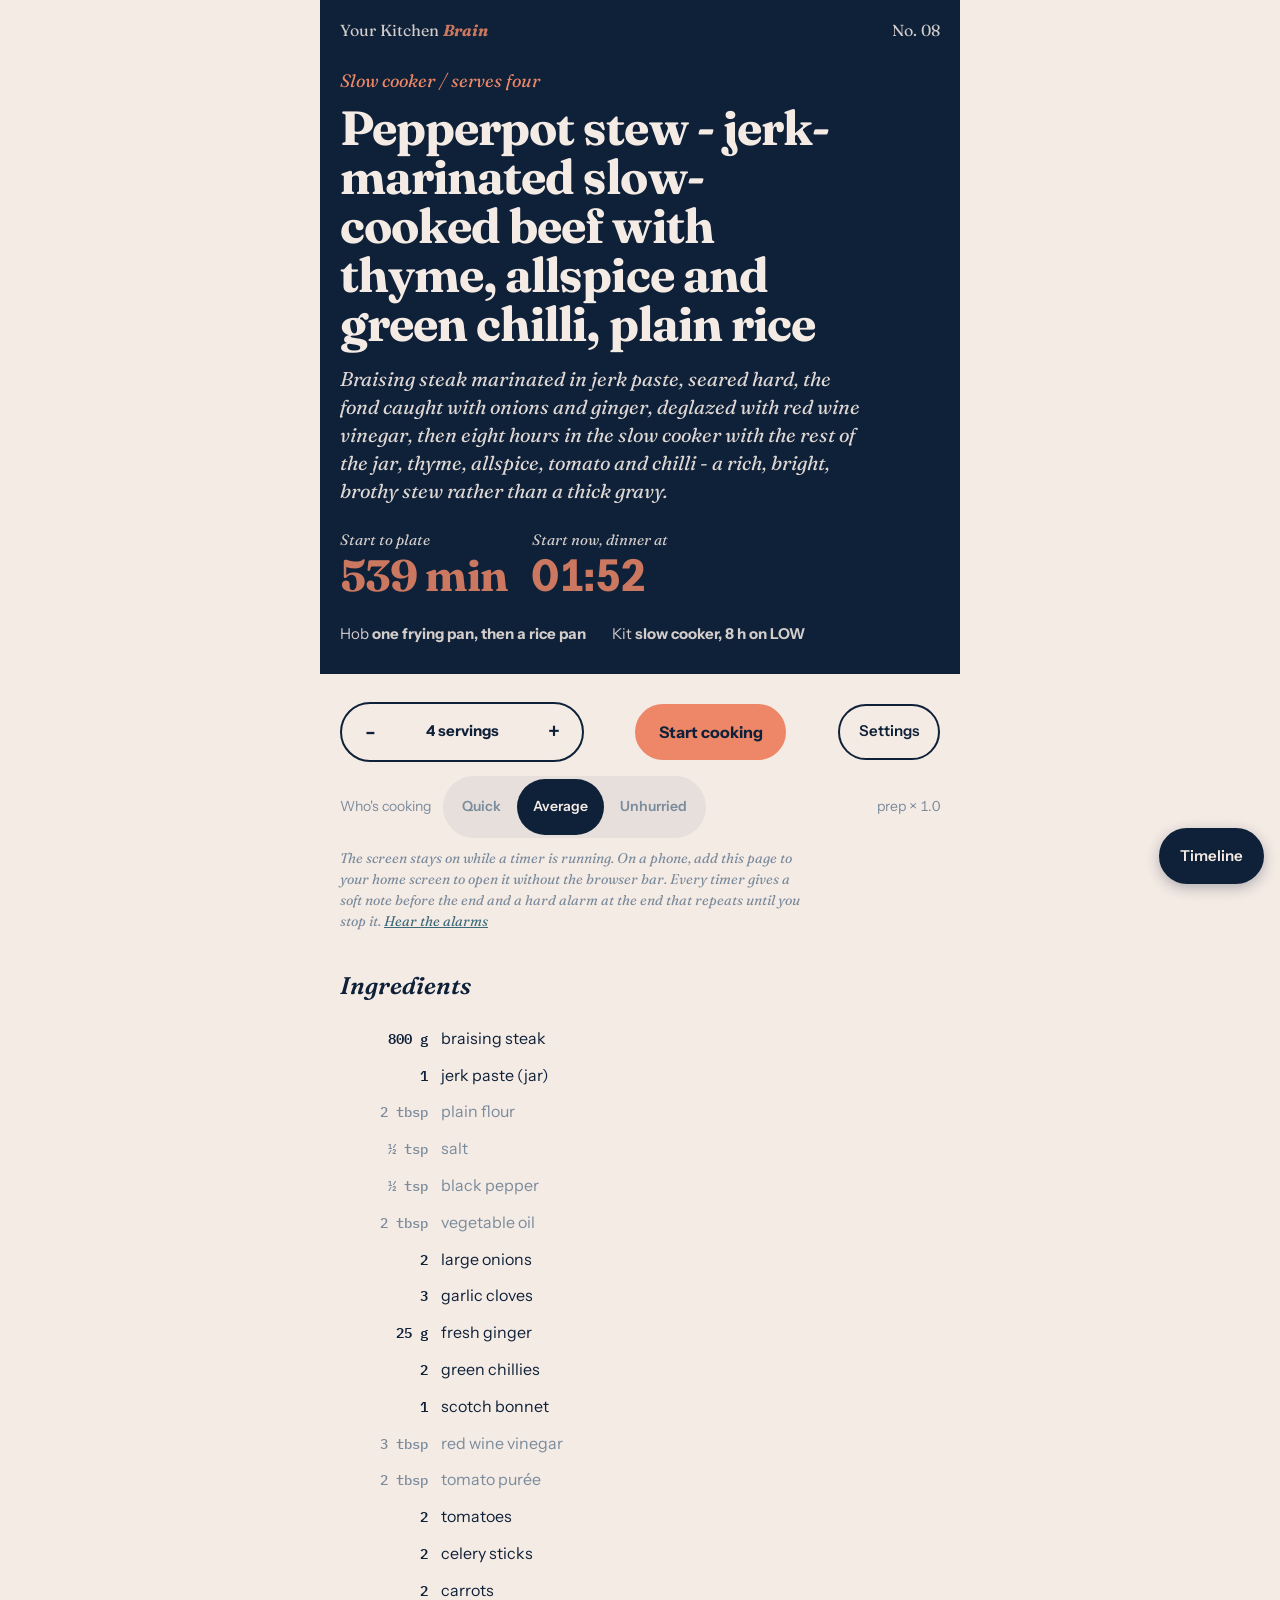
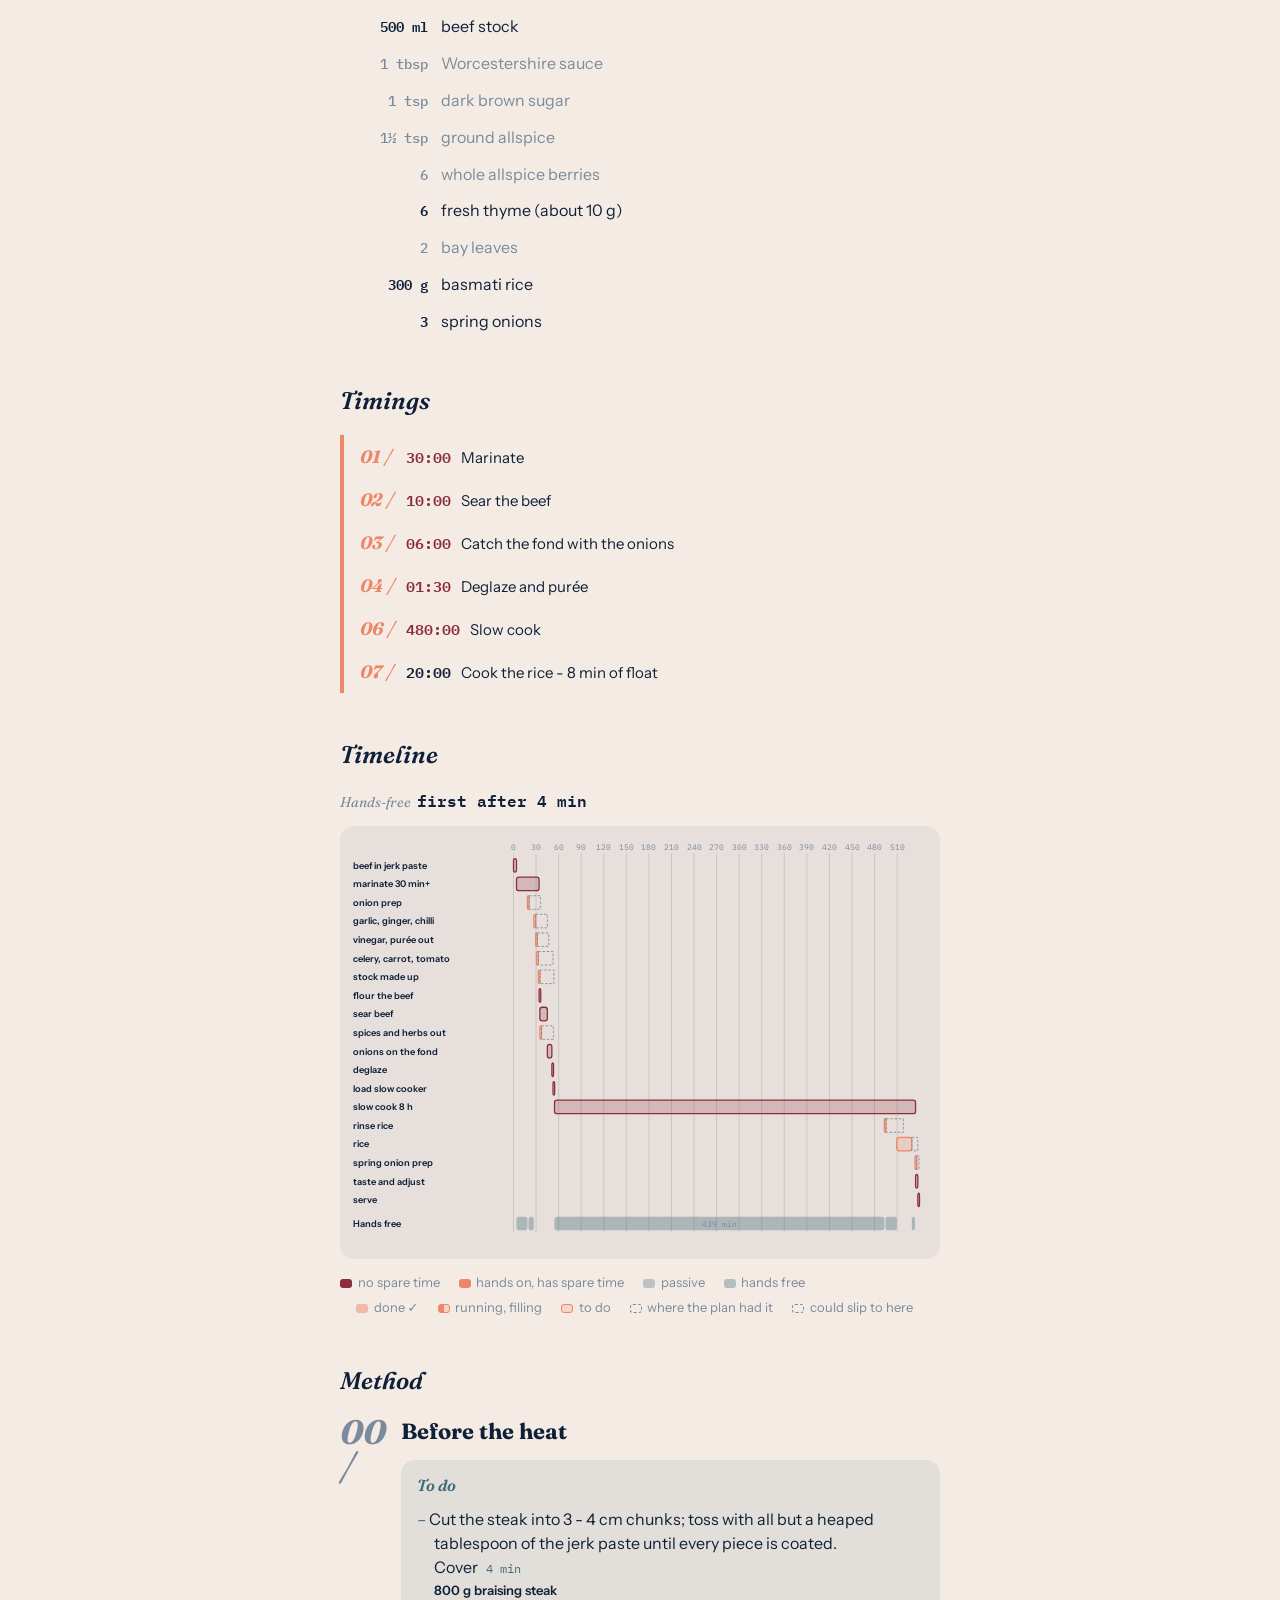
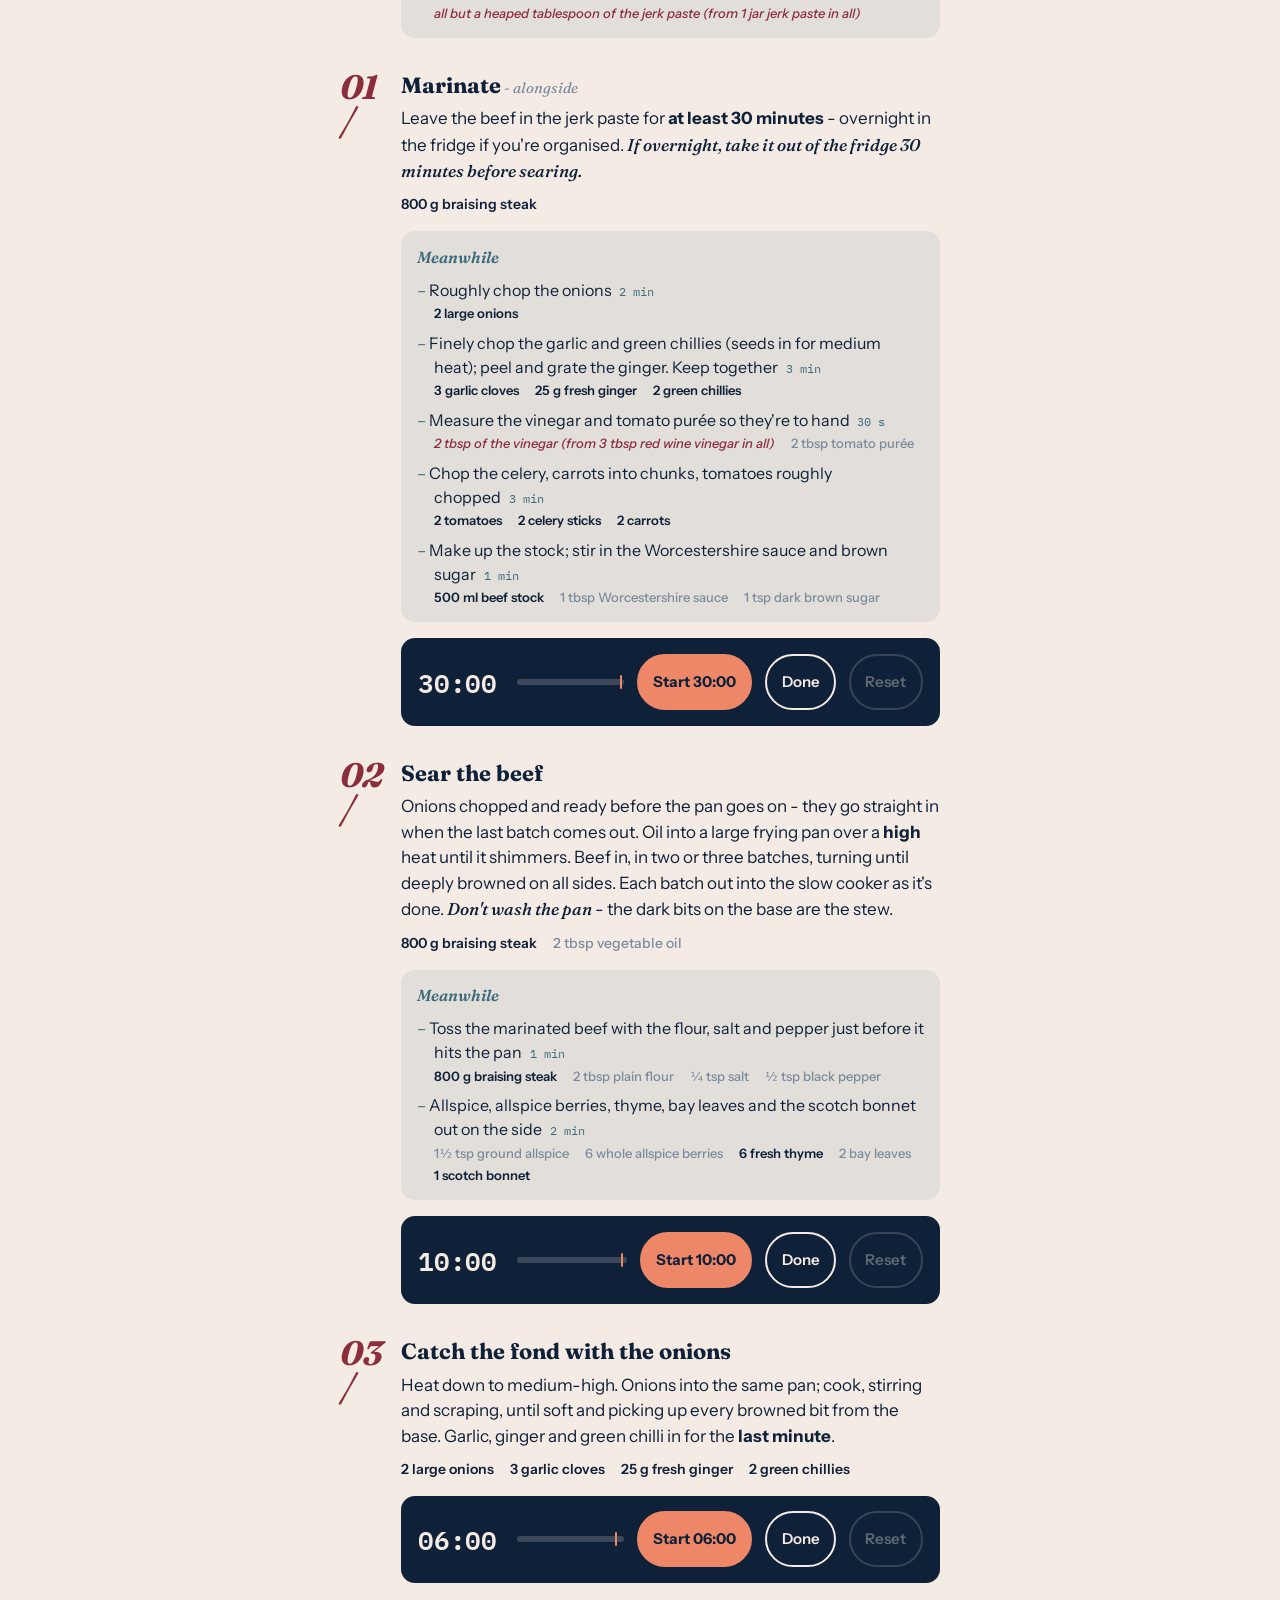
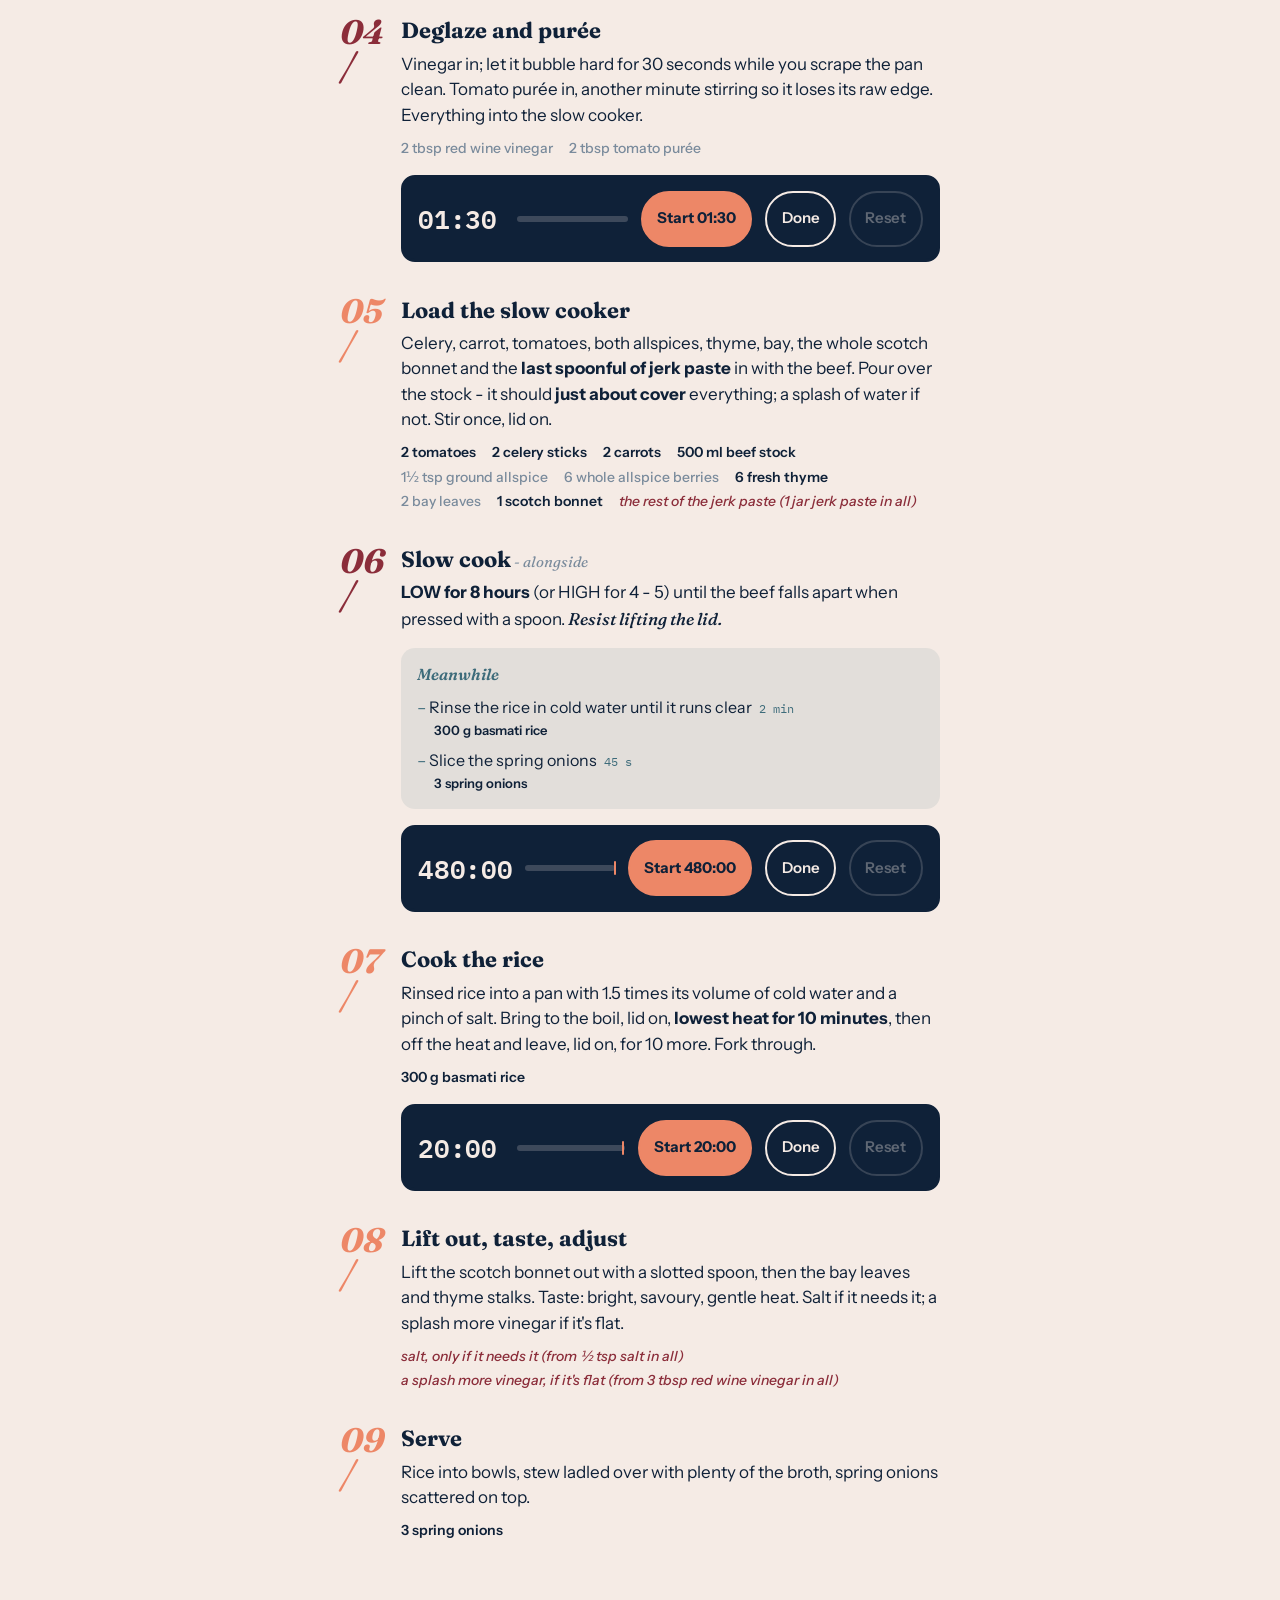
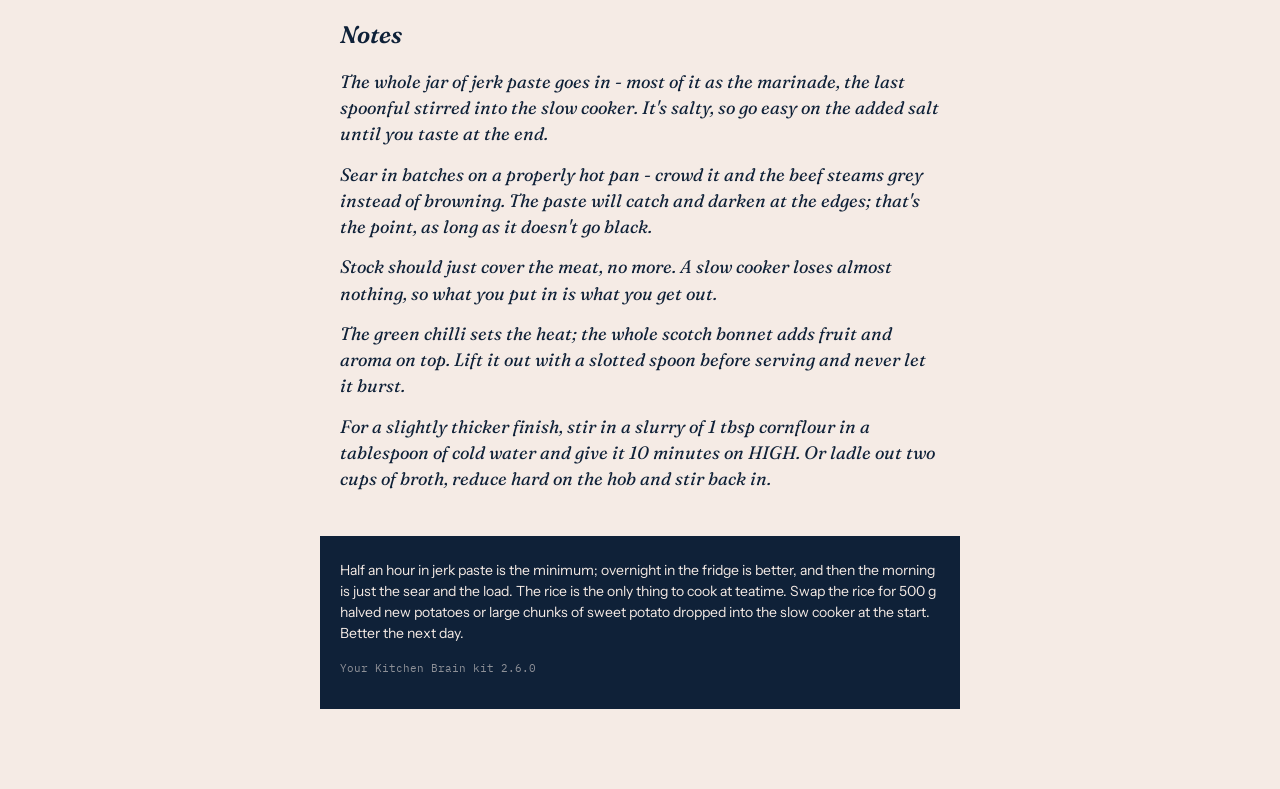
<file: pepperpot-stew.html>
<!DOCTYPE html>
<html lang="en-GB">
<head>
<meta charset="utf-8">
<meta name="viewport" content="width=device-width, initial-scale=1, viewport-fit=cover">
<meta name="theme-color" content="#0F2138">
<meta name="mobile-web-app-capable" content="yes">
<meta name="apple-mobile-web-app-capable" content="yes">
<meta name="apple-mobile-web-app-status-bar-style" content="default">

<title>Pepperpot stew - jerk-marinated slow-cooked beef with thyme, allspice and green chilli, plain rice</title>


<style>
  :root{
    --navy:#0F2138; --coral:#ED8767; --teal:#3D6B7A; --cream:#F5EBE5; --wine:#8B2D3A; --slate:#7A8B9C;
    --ink:var(--navy); --paper:var(--cream); --teal-wash:rgba(61,107,122,.10); --navy-wash:rgba(15,33,56,.06);
    --display:"Fraunces",Georgia,serif; --ui:"Instrument Sans",system-ui,sans-serif; --fig:"IBM Plex Mono",ui-monospace,monospace;
    --r:14px;
  }
  *{box-sizing:border-box;margin:0;padding:0}
  html{-webkit-text-size-adjust:100%;background:var(--navy)}
  body{background:var(--paper);color:var(--ink);font-family:var(--ui);font-size:17px;line-height:1.5;min-height:100vh}
  button{font:inherit;color:inherit;background:none;border:2px solid var(--navy);border-radius:999px;padding:.6rem 1.05rem;cursor:pointer;font-family:var(--ui);font-size:15px;font-weight:600;touch-action:manipulation}
  button:focus-visible{outline:3px solid var(--coral);outline-offset:2px}
  button:disabled{opacity:.35;cursor:default}
  strong{font-weight:700}
  em{font-family:var(--display);font-style:italic;font-weight:500}
  .wrap{max-width:640px;margin:0 auto;padding:0 1.25rem 5rem}

  /* ---- hero: navy field ---- */
  .hero{background:var(--navy);color:var(--cream);margin:0 -1.25rem 1.75rem;padding:1.1rem 1.25rem 1.75rem}
  .hero .inner{max-width:640px;margin:0 auto}
  .mark{display:flex;justify-content:space-between;align-items:baseline;font-family:var(--display);font-size:16px;color:var(--cream);opacity:.85;margin-bottom:1.6rem}
  .mark b{font-weight:700;font-style:italic;color:var(--coral)}
  .mark .no{font-variant-numeric:tabular-nums}
  .kicker{font-family:var(--display);font-style:italic;font-size:18px;color:var(--coral);margin-bottom:.6rem}
  h1{font-family:var(--display);font-optical-sizing:auto;font-weight:700;font-size:clamp(34px,8.5vw,48px);line-height:1.02;letter-spacing:-.02em;max-width:15ch;color:var(--cream)}
  .lede{font-family:var(--display);font-style:italic;font-weight:400;font-size:20px;line-height:1.4;margin-top:1rem;max-width:40ch;color:var(--cream);opacity:.9}
  .meta{display:flex;gap:1.6rem;flex-wrap:wrap;align-items:flex-end;margin-top:1.5rem;font-size:15px;color:var(--cream);opacity:.85}
  .meta span:first-child{font-family:var(--display);font-style:italic;opacity:1}
  .meta span:first-child b{display:block;font-style:normal;font-size:44px;line-height:1;font-weight:700;color:var(--coral);font-variant-numeric:tabular-nums;margin-top:.15rem;letter-spacing:-.02em}
  .meta b{color:var(--cream);font-weight:700}
  .meta .plate i{font-family:var(--display);font-style:italic}
  .meta .plate b{display:block;font-size:44px;line-height:1;color:var(--coral);font-variant-numeric:tabular-nums;margin-top:.15rem;letter-spacing:-.02em}
  .cm-plate{margin-left:.8rem;font-family:var(--fig);font-style:normal;font-size:15px;color:var(--cream)}

  /* ---- controls ---- */
  .controls{display:flex;align-items:center;justify-content:space-between;gap:.75rem;flex-wrap:wrap;margin-bottom:.9rem}
  .stepper{display:flex;align-items:center;border:2px solid var(--navy);border-radius:999px;overflow:hidden}
  .stepper button{width:2.7rem;height:2.7rem;padding:0;display:grid;place-items:center;font-size:22px;border:0;border-radius:0}
  .stepper output{min-width:8rem;text-align:center;font-weight:700;font-size:15px}
  .cook{background:var(--coral);color:var(--navy);border-color:var(--coral);padding:.8rem 1.35rem;font-weight:700;font-size:16px}
  .speed{display:flex;align-items:center;gap:.75rem;flex-wrap:wrap;font-size:14px;color:var(--slate);margin-bottom:.6rem}
  .speed .opts{display:flex;background:var(--navy-wash);border-radius:999px;padding:3px}
  .speed .opts button{border:0;padding:.45rem .85rem;font-size:14px;border-radius:999px}
  .speed .opts button.on{background:var(--navy);color:var(--cream)}
  .speed .fac{margin-left:auto;font-variant-numeric:tabular-nums}
  .hint{font-family:var(--display);font-style:italic;font-size:14px;color:var(--slate);margin:0 0 2.25rem;max-width:52ch}
  .hint button.link{border:0;padding:0;font:inherit;color:var(--teal);text-decoration:underline;cursor:pointer}

  h2{font-family:var(--display);font-style:italic;font-weight:600;font-size:24px;color:var(--ink);margin:0 0 1rem}
  section{margin-bottom:2.75rem}

  /* ---- timings: coral edge ---- */
  .timings{list-style:none;font-size:15px;border-left:4px solid var(--coral);padding-left:1rem}
  .timings li{display:grid;grid-template-columns:2.4rem 1fr;gap:.5rem;padding:.5rem 0;align-items:baseline}
  .timings .n{font-family:var(--display);font-style:italic;font-weight:700;color:var(--coral);font-size:18px}
  .timings .t{font-family:var(--fig);font-weight:600;font-variant-numeric:tabular-nums;margin-right:.6rem}
  .timings li.crit .t{color:var(--wine)}
  .timings .cue{display:block;color:var(--teal);font-size:14px;margin-top:.15rem;font-family:var(--display);font-style:italic}

  /* ---- timeline ---- */
  .gantt{width:100%;overflow:hidden;font-family:var(--ui);font-size:11px;background:var(--navy-wash);border-radius:var(--r);padding:.9rem .8rem .5rem}
  .gantt svg{width:100%;height:auto;display:block}
  .gantt .lbl{fill:var(--ink);font-size:11px;font-weight:600} .gantt .grid{stroke:rgba(15,33,56,.15);stroke-width:1} .gantt .tick{fill:var(--slate);font-family:var(--fig);font-size:10px}
  .gantt .crit{fill:var(--wine)} .gantt .hands{fill:var(--coral)} .gantt .pass{fill:var(--slate);opacity:.45} .gantt .flt{fill:none;stroke:var(--slate);stroke-dasharray:3 2;stroke-width:1}
  .gantt .free{fill:var(--teal);opacity:.35} .gantt .now{stroke:var(--navy);stroke-width:2}
  .glegend{font-size:13px;color:var(--slate);margin-top:.7rem;line-height:1.9}
  .glegend .k{display:inline-block;width:12px;height:9px;margin:0 .35rem 0 1rem;vertical-align:middle;border-radius:3px}
  .glegend .k:first-child{margin-left:0}
  .glegend .k.st-done{background:var(--coral);opacity:.5} .glegend .k.st-run{background:linear-gradient(90deg,var(--coral) 55%,rgba(237,135,103,.22) 55%);border:1.5px solid var(--coral)} .glegend .k.st-todo{background:rgba(237,135,103,.22);border:1.5px solid var(--coral)} .glegend .k.ghost{border:1.5px dashed var(--slate)}
  .gantt .todo{fill-opacity:.22;stroke-width:1.5} .gantt .crit.todo{stroke:var(--wine)} .gantt .hands.todo{stroke:var(--coral)} .gantt .pass.todo{stroke:var(--slate);opacity:1}
  .gantt .done{opacity:.5} .gantt .pass.done{opacity:.3}
  .gantt .ghost{fill:none;stroke:var(--slate);stroke-width:1.5;stroke-dasharray:3 3}
  .gantt .tickmark{fill:var(--ink);font-size:12px;font-weight:700}
  .gantt .hit{fill:transparent} .gantt g.row{cursor:pointer} .gantt g.row:hover .lbl{fill:var(--wine)}
  .greads{display:flex;flex-wrap:wrap;gap:.4rem 1.6rem;margin:0 0 .8rem;font-size:14px;color:var(--slate)}
  .greads i{font-family:var(--display);font-style:italic;margin-right:.4rem} .greads b{font-family:var(--fig);color:var(--ink);font-size:16px;font-variant-numeric:tabular-nums}
  .tl-open{position:fixed;right:1rem;bottom:calc(1rem + env(safe-area-inset-bottom));z-index:6;background:var(--navy);color:var(--cream);border-color:var(--navy);box-shadow:0 4px 14px rgba(15,33,56,.3)}
  .tl-sheet{position:fixed;inset:0;z-index:20;background:var(--paper);display:flex;flex-direction:column;padding:0 0 env(safe-area-inset-bottom)}
  .tl-sheet[hidden]{display:none}
  .tl-top{display:flex;justify-content:space-between;align-items:center;gap:1rem;padding:.8rem 1rem .4rem;background:var(--paper)}
  .tl-top .greads{margin:0}
  .tl-body{flex:1;overflow:auto;padding:0 1rem} .tl-body .lbl{font-size:13px} .tl-body .tickmark{font-size:14px} .tl-body .gantt svg{width:auto}
  .tl-hint{font-family:var(--display);font-style:italic;font-size:13px;color:var(--slate);padding:.3rem 1rem 0}
  .tl-sheet .glegend{padding:0 1rem .8rem;margin:0}
  @media (orientation:landscape) and (max-height:520px){ .tl-sheet .glegend, .tl-hint{display:none} }
  .cm-btns{display:flex;gap:.5rem;flex-wrap:wrap;justify-content:flex-end}
  .glegend .k.crit{background:var(--wine)} .glegend .k.hands{background:var(--coral)} .glegend .k.pass{background:var(--slate);opacity:.45} .glegend .k.flt{border:1px dashed var(--slate)} .glegend .k.free{background:var(--teal);opacity:.35}

  /* ---- ingredients ---- */
  ul.ings{list-style:none}
  ul.ings li{display:grid;grid-template-columns:5.5rem 1fr;gap:.8rem;padding:.4rem 0;align-items:baseline;font-size:16px}
  ul.ings .q{font-family:var(--fig);font-size:14px;font-weight:600;text-align:right;white-space:nowrap;font-variant-numeric:tabular-nums;color:var(--ink)}
  ul.ings .pantry{color:var(--slate)} ul.ings .pantry .q{color:var(--slate);font-weight:500}

  /* ---- method: numerals and space, no rules ---- */
  ol.steps{list-style:none}
  ol.steps > li{display:grid;grid-template-columns:3.2rem 1fr;gap:.6rem;padding:0 0 2rem}
  ol.steps > li > div{min-width:0}   /* let the text column shrink to the screen instead of its widest item */
  ol.steps .n{font-family:var(--display);font-style:italic;font-weight:700;color:var(--coral);font-size:34px;line-height:1;padding-top:0}
  ol.steps h3{font-family:var(--display);font-weight:700;font-size:22px;line-height:1.15;margin:.2rem 0 .5rem}
  ol.steps p{max-width:58ch;font-size:17px}
  ol.steps .link{font-size:15px;color:var(--teal);margin-top:.7rem;font-style:italic;font-family:var(--display)}
  ol.steps li.crit .n{color:var(--wine)}
  ol.steps li.along h3::after{content:" - alongside";font-weight:400;font-style:italic;color:var(--slate);font-size:15px}
  ol.steps li.prep0 .n{color:var(--slate)}

  .need{display:flex;flex-wrap:wrap;gap:.2rem 1rem;margin-top:.6rem;max-width:58ch;font-size:14px;font-weight:600;color:var(--ink)}
  .need .pantry{color:var(--slate);font-weight:500}
  .need .remind{color:var(--wine);font-weight:500;font-style:italic}
  .mw li .need{text-indent:0;margin-top:.15rem;font-size:13px}
  .cm-ings span.pantry{color:var(--slate);font-weight:500} .cm-ings span.remind{color:var(--coral);font-weight:500;font-style:italic}
  /* amounts inside cooking mode's Meanwhile box sit on navy: light slate, not the page's navy ink */
  .cm-mw .need{color:var(--slate)} .cm-mw .need .pantry{color:var(--slate);opacity:.7} .cm-mw .need .remind{color:var(--coral)}
  .mw{margin-top:1rem;max-width:58ch;background:var(--teal-wash);border-radius:var(--r);padding:.85rem 1rem .7rem}
  .mw b{font-family:var(--display);font-style:italic;font-weight:600;font-size:16px;color:var(--teal);display:block;margin-bottom:.35rem}
  .mw ul{list-style:none} .mw li{padding:.22rem 0 .22rem 1.1rem;text-indent:-1.1rem;font-size:16px}
  .mw li::before{content:"\2013  ";color:var(--teal)}
  .mw li i{white-space:nowrap;font-style:normal;color:var(--teal);font-family:var(--fig);font-size:12px;margin-left:.45rem;font-variant-numeric:tabular-nums}

  /* ---- timer instrument: navy ---- */
  .st{display:grid;grid-template-columns:auto 1fr auto auto auto;align-items:center;gap:.8rem;margin-top:1rem;padding:.8rem .9rem;background:var(--navy);color:var(--cream);border-radius:var(--r);border:3px solid var(--navy)}
  .st .clock{font-family:var(--fig);font-size:26px;font-weight:600;letter-spacing:-.01em;font-variant-numeric:tabular-nums;min-width:5.4ch}
  .st .clock.warn{color:var(--coral)} .st .clock.done{color:var(--coral)}
  .st .bar{height:6px;background:rgba(245,235,229,.2);position:relative;border-radius:3px;min-width:3rem}
  .st .bar i{position:absolute;left:0;top:0;bottom:0;background:var(--coral);width:0;border-radius:3px}
  .st .bar u{position:absolute;top:-4px;bottom:-4px;width:3px;background:var(--cream);text-decoration:none;border-radius:2px}
  .st button{padding:.5rem .9rem;font-size:14px;border-color:rgba(245,235,229,.5);color:var(--cream)}
  .st button.go{background:var(--coral);border-color:var(--coral);color:var(--navy);font-weight:700}
  .st button.go.run{background:var(--cream);border-color:var(--cream);color:var(--navy)}
  .st .bar u.w{background:var(--coral);width:2px}
  .st button.go.ring{background:var(--wine);border-color:var(--wine);color:var(--cream)}
  .st.ringing{border-color:var(--wine)}
  .strip span.ring b{color:var(--wine)}
  @keyframes pulse{50%{opacity:.55}}
  @media (prefers-reduced-motion:no-preference){ .st button.go.ring,.strip span.ring b{animation:pulse 1s ease-in-out infinite} }
  li.running .st{border-color:var(--coral)}
  li.running .n{color:var(--coral)}

  .notes p{max-width:58ch;margin-bottom:.9rem;font-family:var(--display);font-style:italic;font-size:18px;line-height:1.45}
  footer{font-size:14px;color:var(--cream);background:var(--navy);margin:0 -1.25rem;padding:1.5rem 1.25rem 2rem}
  footer p,footer{max-width:none}
  footer .kv{display:block;margin-top:1rem;font-family:var(--fig);font-size:11px;opacity:.55}

  /* ---- running strip ---- */
  .strip{position:sticky;top:0;z-index:5;background:var(--coral);color:var(--navy);font-size:14px;font-weight:600;padding:.65rem 1.25rem;display:none;gap:.4rem 1.25rem;flex-wrap:wrap;font-variant-numeric:tabular-nums}
  .strip.on{display:flex}
  .strip span b{font-family:var(--fig);font-weight:700;margin-right:.45rem}
  .strip span.warn b{color:var(--wine)}
  .strip span.cue{flex-basis:100%;color:var(--navy)}
  .strip span.cue b{font-family:var(--ui)}

  /* ---- cooking mode: the stage ---- */
  .cookmode{position:fixed;inset:0;background:var(--navy);color:var(--cream);display:none;flex-direction:column;overflow:auto;z-index:10;padding-bottom:env(safe-area-inset-bottom)}
  .cookmode.on{display:flex}
  .cookmode button{border-color:rgba(245,235,229,.5);color:var(--cream)}
  .cm-top{display:flex;justify-content:space-between;align-items:center;padding:1rem 1.25rem .5rem;font-family:var(--display);font-style:italic;font-size:17px;color:var(--coral)}
  .cm-top button{font-size:14px;padding:.45rem .9rem}
  .cm-body{flex:1;padding:.5rem 1.25rem 1.5rem;max-width:640px;width:100%;margin:0 auto;display:flex;flex-direction:column}
  .cm-n{font-family:var(--display);font-style:italic;font-weight:700;color:var(--coral);font-size:30px;line-height:1;margin-bottom:.5rem}
  .cm-title{font-family:var(--display);font-weight:700;font-size:clamp(30px,7.5vw,40px);line-height:1.05;margin-bottom:1rem;letter-spacing:-.015em}
  .cm-text{font-size:19px;line-height:1.5;max-width:54ch}
  .cm-mw{margin-top:1.1rem;font-size:17px;max-width:54ch;background:rgba(245,235,229,.08);border-radius:var(--r);padding:.85rem 1rem .7rem}
  .cm-mw b{font-family:var(--display);font-style:italic;font-weight:600;font-size:16px;color:var(--coral);display:block;margin-bottom:.35rem}
  .cm-mw ul{list-style:none} .cm-mw li{padding:.22rem 0 .22rem 1.1rem;text-indent:-1.1rem} .cm-mw li::before{content:"\2013  ";color:var(--coral)}
  .cm-mw li i{font-style:normal;color:var(--slate);font-family:var(--fig);font-size:12px;margin-left:.45rem}
  .cm-ings{margin-top:1.25rem;font-size:15px;color:var(--slate);padding-top:.9rem}
  .cm-ings span{color:var(--cream);display:inline-block;margin-right:1.25rem;margin-bottom:.35rem;font-weight:600}
  .cm-timings{margin-top:1.25rem;padding-top:.9rem}
  .cm-timings h4{font-family:var(--display);font-style:italic;font-weight:600;font-size:16px;color:var(--coral);margin-bottom:.5rem}
  .cm-timings .timings{border-left-color:var(--coral)} .cm-timings .timings li.crit .t{color:var(--coral)} .cm-timings .timings .cue{color:var(--slate)}
  .cm-cue{font-size:18px;color:var(--navy);background:var(--coral);border-radius:var(--r);padding:.7rem 1rem;margin-top:1rem;font-weight:700}
  .cm-timer{margin-top:auto;padding-top:1.5rem}
  .cm-timer .st{grid-template-columns:1fr;gap:1rem;padding:1.2rem 1rem 1rem;background:rgba(245,235,229,.06);border-color:rgba(245,235,229,.25)}
  .cm-timer .st .clock{font-size:clamp(72px,22vw,120px);line-height:1;letter-spacing:-.04em;text-align:center;font-weight:600}
  .cm-timer .st .bar{height:8px}
  .cm-timer .st .row{display:grid;grid-template-columns:2fr 1fr 1fr;gap:.6rem} .cm-timer .st .row button{white-space:nowrap}
  .cm-timer .st .row button{padding:1rem 1.1rem;font-size:17px}
  .cm-timer .none{font-family:var(--display);font-style:italic;font-size:16px;color:var(--slate);text-align:center;padding:1rem 0}
  .cm-nav{display:flex;justify-content:space-between;gap:.6rem;padding:1rem 1.25rem 1.25rem;max-width:640px;width:100%;margin:0 auto}
  .cm-nav button{flex:1;padding:1.05rem;font-size:17px;font-weight:700}
  .cm-nav button.fin{background:var(--coral);color:var(--navy);border-color:var(--coral)}
  .cm-others{font-size:15px;color:var(--slate);margin-top:1.25rem;font-variant-numeric:tabular-nums}
  .cm-others .lbl{font-family:var(--display);font-style:italic;color:var(--coral);margin-bottom:.3rem}
  .cm-others .row{display:grid;grid-template-columns:4.6rem 1fr;gap:.6rem;padding:.45rem 0;cursor:pointer;color:var(--cream)}
  .cm-others .row b{font-family:var(--fig);font-weight:700}
  .cm-wake{font-family:var(--display);font-style:italic;font-size:14px;color:var(--slate);margin-top:1rem}

  @media (prefers-reduced-motion:no-preference){ .st .bar i{transition:width .5s linear} }
  @media (max-width:420px){ ul.ings li{grid-template-columns:4.8rem 1fr} ol.steps > li{grid-template-columns:2.7rem 1fr} ol.steps .n{font-size:30px} }
  /* ---- controls for wet, floury hands (plan Phase 3) ----
     Every control at least 56 px tall, cooking mode's main actions 72 px, 12 px or more between neighbours.
     A visible press, and a short buzz where the phone can. Reset needs a press-and-hold. */
  button{min-height:56px;padding:.7rem 1.2rem}
  button.link{min-height:0;padding:0}
  .stepper button{width:56px;height:56px;min-height:56px}
  .speed .opts button{min-height:56px;padding:.6rem 1rem}
  .st button{min-height:56px;font-size:15px}
  .cm-top{flex-direction:column;align-items:stretch;gap:.6rem}
  .cm-btns{display:flex;justify-content:space-between;gap:.75rem} .cm-right{display:flex;gap:.75rem}
  .cm-top button{min-height:56px;font-size:15px;padding:.6rem 1.1rem} #cmFull{min-width:56px;padding:0;font-size:22px;font-style:normal}
  .cm-mw li .need{text-indent:0;margin-top:.15rem;font-size:14px}
  .cm-timer .st .row{gap:.75rem} .cm-timer .st .row button{min-height:72px;font-size:18px;padding:.5rem .6rem}
  .cm-nav{display:grid;grid-template-columns:minmax(6rem,1fr) 3fr;gap:.75rem}
  .cm-nav button{min-height:72px;font-size:19px}
  .cm-others .row{min-height:56px;align-items:center}
  .tl-open{min-height:56px}
  button:active:not(:disabled){filter:brightness(.88)}
  @media (prefers-reduced-motion:no-preference){ button{transition:transform .06s,filter .06s} button:active:not(:disabled){transform:translateY(2px) scale(.98)} }
  button.hold{-webkit-touch-callout:none;user-select:none;-webkit-user-select:none}
  button.holding{color:var(--cream);background:linear-gradient(var(--wine),var(--wine)) left/0% 100% no-repeat;animation:holdfill .8s linear forwards}
  @keyframes holdfill{to{background-size:100% 100%}}
  @media (max-width:420px){ #read .st{grid-template-columns:1fr auto auto;grid-template-areas:"clock bar bar" "go fin reset"} #read .st .clock{grid-area:clock} #read .st .bar{grid-area:bar} #read .st .go{grid-area:go} #read .st .fin-btn{grid-area:fin} #read .st .reset-btn{grid-area:reset} }
  .st button.fin-btn{border-color:var(--cream);color:var(--cream)} .st button.go.undo{background:var(--cream);border-color:var(--cream);color:var(--navy)}
  .cm-cue:empty{display:none}
  /* alert levels: urgent takes the whole screen; heads-up and soft are banners that clear themselves */
  .alarm-over{position:fixed;inset:0;z-index:50;display:flex;flex-direction:column;justify-content:center;align-items:flex-start;gap:1rem;
    padding:2rem 1.5rem calc(2rem + env(safe-area-inset-bottom));border:0;border-radius:0;background:var(--wine);color:var(--cream);text-align:left;cursor:pointer}
  .alarm-over[hidden]{display:none}
  .alarm-over .ao-k{font-family:var(--display);font-style:italic;font-size:22px;opacity:.85}
  .alarm-over .ao-title{font-family:var(--display);font-weight:700;font-size:clamp(34px,9vw,52px);line-height:1.05}
  .alarm-over .ao-note{font-size:19px;line-height:1.45;max-width:30ch}
  .alarm-over .ao-tap{margin-top:1.5rem;font-weight:700;font-size:18px;border:2px solid var(--cream);border-radius:999px;padding:.9rem 1.4rem}
  @media (prefers-reduced-motion:no-preference){ .alarm-over .ao-tap{animation:pulse 1s ease-in-out infinite} }
  .strip span.cue.lvl-soft{font-weight:500}
  .cm-cue.lvl-soft{background:rgba(245,235,229,.12);color:var(--cream);font-weight:500}
  .set-sheet{z-index:30} .set-sheet h2{margin:0} .set-sheet .tl-body{padding:1rem 1.25rem 2rem}
  #cmSet{min-width:56px;padding:0;font-size:22px;font-style:normal}
  .cm-auto{margin-top:1rem;padding:.8rem 1rem;border-radius:var(--r);background:var(--coral);color:var(--navy);font-weight:700;font-size:18px;display:flex;flex-direction:column;gap:.7rem}
  .cm-auto[hidden]{display:none}
  .cm-auto-btns{display:grid;grid-template-columns:1fr 1fr;gap:.75rem}
  .cookmode .cm-auto button{border-color:var(--navy);color:var(--navy);min-height:56px} .cookmode .cm-auto button#cmAutoNow{background:var(--navy);color:var(--cream)}
</style>
<link rel="stylesheet" href="fonts/fonts.css"><link rel="manifest" href="manifest.webmanifest"><link rel="icon" href="icon.svg" type="image/svg+xml"><link rel="apple-touch-icon" href="icon-180.png"></head>
<body>
<div class="strip" id="strip" aria-live="polite"></div>
<button type="button" class="alarm-over" id="alarmOver" hidden aria-live="assertive"><span class="ao-k">Time's up</span><span class="ao-title" id="aoTitle"></span><span class="ao-note" id="aoNote"></span><span class="ao-tap">Tap anywhere to stop the alarm</span></button>
<div class="wrap" id="read">
  <div class="hero"><div class="inner">
  <div class="mark"><span>Your Kitchen <b>Brain</b></span><span class="no">No. 08</span></div>
  <header>
    <div class="kicker">Slow cooker  /  serves four</div>
    <h1>Pepperpot stew - jerk-marinated slow-cooked beef with thyme, allspice and green chilli, plain rice</h1>
    <p class="lede">Braising steak marinated in jerk paste, seared hard, the fond caught with onions and ginger, deglazed with red wine vinegar, then eight hours in the slow cooker with the rest of the jar, thyme, allspice, tomato and chilli - a rich, bright, brothy stew rather than a thick gravy.</p>
    <div class="meta"><span>Start to plate<b id="total"></b></span><span class="plate"><i id="plateLbl"></i><b id="plate"></b></span>
      <span>Hob <b>one frying pan, then a rice pan</b></span>
      <span>Kit <b>slow cooker, 8 h on LOW</b></span>
      </div>
  </header>
  </div></div>

  <div class="controls">
    <div class="stepper" aria-label="Servings">
      <button type="button" id="dec" aria-label="Fewer servings">-</button>
      <output id="srv" aria-live="polite"></output>
      <button type="button" id="inc" aria-label="More servings">+</button>
    </div>
    <button type="button" class="cook" id="startCook">Start cooking</button>
    <button type="button" id="setOpen">Settings</button>
  </div>
  <div class="speed" aria-label="Cook speed">
    <span class="lbl">Who's cooking</span>
    <div class="opts" id="speedOpts"></div>
    <span class="fac" id="speedFac"></span>
  </div>
  <p class="hint">The screen stays on while a timer is running. On a phone, add this page to your home screen to open it without the browser bar. Every timer gives a soft note before the end and a hard alarm at the end that repeats until you stop it. <button type="button" class="link" id="hear">Hear the alarms</button> <button type="button" class="link" id="endCook" hidden>Start over</button></p>

  <section>
    <h2>Ingredients</h2>
    <ul class="ings" id="ings"></ul>
  </section>

  <section>
    <h2>Timings</h2>
    <ul class="timings" id="timings"></ul>
  </section>

  <section>
    <h2>Timeline</h2>
    <div class="greads"><span><i>Hands-free</i><b id="gFree"></b></span><span hidden><i>Spare time</i><b id="gSpare"></b></span></div>
    <div id="gantt"></div>
    <p class="glegend"><span class="k crit"></span>no spare time <span class="k hands"></span>hands on, has spare time <span class="k pass"></span>passive <span class="k free"></span>hands free<br><span class="k st-done"></span>done ✓ <span class="k st-run"></span>running, filling <span class="k st-todo"></span>to do <span class="k ghost"></span>where the plan had it <span class="k flt"></span>could slip to here</p>
  </section>

  <section>
    <h2>Method</h2>
    <ol class="steps" id="steps"></ol>
  </section>

  <section class="notes">
    <h2>Notes</h2>
    <p>The whole jar of jerk paste goes in - most of it as the marinade, the last spoonful stirred into the slow cooker. It&#x27;s salty, so go easy on the added salt until you taste at the end.</p>
    <p>Sear in batches on a properly hot pan - crowd it and the beef steams grey instead of browning. The paste will catch and darken at the edges; that&#x27;s the point, as long as it doesn&#x27;t go black.</p>
    <p>Stock should just cover the meat, no more. A slow cooker loses almost nothing, so what you put in is what you get out.</p>
    <p>The green chilli sets the heat; the whole scotch bonnet adds fruit and aroma on top. Lift it out with a slotted spoon before serving and never let it burst.</p>
    <p>For a slightly thicker finish, stir in a slurry of 1 tbsp cornflour in a tablespoon of cold water and give it 10 minutes on HIGH. Or ladle out two cups of broth, reduce hard on the hob and stir back in.</p>
  </section>


  <footer>Half an hour in jerk paste is the minimum; overnight in the fridge is better, and then the morning is just the sear and the load. The rice is the only thing to cook at teatime. Swap the rice for 500 g halved new potatoes or large chunks of sweet potato dropped into the slow cooker at the start. Better the next day.<span class="kv">Your Kitchen Brain kit 2.6.0</span></footer>
</div>

<button type="button" class="tl-open" id="tlOpen">Timeline</button>
<div class="tl-sheet" id="tl" role="dialog" aria-modal="true" aria-label="Timeline" hidden>
  <div class="tl-top"><div class="greads"><span><i>Dinner at</i><b id="tlPlate"></b></span><span><i>Hands-free</i><b id="tlFree"></b></span><span hidden><i>Spare time</i><b id="tlSpare"></b></span></div>
    <button type="button" id="tlClose">Close</button></div>
  <div class="tl-body" id="tlBody"></div>
  <p class="tl-hint">Tap a row to go to that step.</p>
  <p class="glegend"><span class="k crit"></span>no spare time <span class="k hands"></span>hands on, has spare time <span class="k pass"></span>passive <span class="k free"></span>hands free<br><span class="k st-done"></span>done ✓ <span class="k st-run"></span>running, filling <span class="k st-todo"></span>to do <span class="k ghost"></span>where the plan had it <span class="k flt"></span>could slip to here</p>
</div>

<div class="tl-sheet set-sheet" id="set" role="dialog" aria-modal="true" aria-label="Settings" hidden>
  <div class="tl-top"><h2>Settings</h2><button type="button" id="setClose">Close</button></div>
  <div class="tl-body" id="setBody"></div>
</div>

<div class="cookmode" id="cm" role="dialog" aria-modal="true" aria-label="Cooking mode">
  <div class="cm-top">
    <span class="cm-btns"><button type="button" id="cmTl">Timeline</button><span class="cm-right"><button type="button" id="cmSet" aria-label="Settings" title="Settings">⚙</button><button type="button" id="cmFull" hidden aria-label="Full screen" title="Full screen">⤢</button><button type="button" id="cmClose">Close</button></span></span>
    <span class="cm-prog"><span id="cmProg"></span><span id="cmPlate" class="cm-plate"></span></span>
  </div>
  <div class="cm-body">
    <div class="cm-n" id="cmN"></div>
    <div class="cm-title" id="cmTitle"></div>
    <div class="cm-text" id="cmText"></div>
    <div id="cmMw"></div>
    <div class="cm-ings" id="cmIngs"></div>
    <div class="cm-timings" id="cmTimings" hidden></div>
    <div class="cm-cue" id="cmCue"></div>
    <div class="cm-auto" id="cmAuto" hidden><span id="cmAutoText"></span><span class="cm-auto-btns"><button type="button" id="cmAutoNow">Start now</button><button type="button" id="cmAutoNo">Not yet</button></span></div>
    <div class="cm-timer" id="cmTimer"></div>
    <div class="cm-others" id="cmOthers"></div>
    <div class="cm-wake" id="cmWake"></div>
  </div>
  <video id="keepawake" playsinline muted loop width="16" height="16" style="position:fixed;left:-9999px;top:0;opacity:0.01;pointer-events:none" aria-hidden="true"><source src="[data-uri]" type="video/mp4"><source src="[data-uri]" type="video/webm"></video>
  <div class="cm-nav">
    <button type="button" id="cmPrev">Back</button>
    <button type="button" id="cmNext">Next step</button>
  </div>
</div>

<script>
// Resource-constrained critical-path scheduler for recipes.
// Pure function of (recipe, speed) -> plan. No DOM. Shared by the page and by tests.
//
// Activities = steps (heat, timed or not) + tasks (hands-on prep).
//   id, secs, deps: [{id, lag?}], needs: {hands, ring, oven, griddle, ...}
//   steps: hands = 1 - attention (how much of a cook the step occupies)
//   tasks: hands = 1, secs scaled by speed
//   passive: true  -> a step that occupies equipment but no hands (preheat, water boiling)
// Capacity from recipe.kit, default {hands:1, ring:2, oven:1, griddle:1}
(function(root){
function plan(R, speed, opts){
  // opts (all optional, used mid-cook by reschedule.js; without them the plan is exactly as before):
  //   pinned:    {id: {start, end}}  what has really happened - placed first, never moved
  //   notBefore: {id: secs}          earliest start for an activity (now, or its original planned start)
  //   shorten:   {id: secs}          prep the cook is assumed to do faster, to catch up
  //   durations: {id: secs}          hold a task at this length instead of re-working its stretch, so a
  //                                  projection keeps the lengths the cook was shown (placement order differs)
  opts = opts || {}; const pin = opts.pinned || {}, notBefore = opts.notBefore || {}, shorten = opts.shorten || {}, fixedDur = opts.durations || {};
  const kit = Object.assign({ring:3, oven:1, griddle:1, microwave:1, slack:90, prepAhead:900}, R.kit||{});
  const acts = [];
  R.steps.forEach((s,i)=>{
    const dur = s.secs || (s.handsSecs||45);          // untimed steps are short hands-on work
    const needs = Object.assign({}, s.needs||{});
    if (needs.hands===undefined) needs.hands = s.passive ? 0 : (s.secs ? 1-(s.attention??1) : 1);
    acts.push({id:s.id, kind:"step", idx:i, dur, needs, deps:s.deps||[], ref:s});
  });
  (R.tasks||[]).forEach((t,i)=>{
    const needs = Object.assign({hands:1}, t.needs||{});
    acts.push({id:t.id, kind:"task", idx:i, dur:Math.max(1, Math.round(t.secs*speed) - (shorten[t.id]||0)), needs, deps:t.deps||[], ref:t});
  });
  for (const a of acts) if (pin[a.id]) a.dur = Math.max(0, pin[a.id].end - pin[a.id].start);
  const byId = Object.fromEntries(acts.map(a=>[a.id,a]));
  for (const a of acts) for (const d of a.deps) if(!byId[d.id]) throw new Error(a.id+" depends on unknown "+d.id);

  // ---- unconstrained CPM: earliest start (forward), latest start (backward) ----
  const order = topo(acts, byId);
  for (const a of order){ a.es = 0; for (const d of a.deps) a.es = Math.max(a.es, byId[d.id].ef + (d.lag||0)); a.ef = a.es + a.dur; }
  const horizon = Math.max(...acts.map(a=>a.ef));
  const succ = {}; acts.forEach(a=>succ[a.id]=[]); acts.forEach(a=>a.deps.forEach(d=>succ[d.id].push({a, lag:d.lag||0})));
  for (const a of order.slice().reverse()){ a.lf = horizon; for (const s of succ[a.id]) a.lf = Math.min(a.lf, s.a.ls - s.lag); a.ls = a.lf - a.dur; }

  // ---- serial schedule generation: place by latest-start priority, earliest feasible time ----
  // Hands model: steps carry hands = 1-attention (a stir-constantly step is 1, a simmer is 0).
  // Steps may not overlap beyond 1 hand in total. A task needs a whole cook, so it can't overlap
  // another task, and while it runs alongside steps using h hands it stretches by 1/(1-h).
  const pri = order.slice().sort((x,y)=> (x.ls-y.ls) || (x.ef-y.ef) || (x.kind===y.kind ? x.idx-y.idx : (x.kind==="step"?-1:1)));
  const placed = [];
  for (const a of acts) if (pin[a.id]) { a.pinned = true; a.start = pin[a.id].start; a.end = pin[a.id].end; a.durSched = a.end - a.start; placed.push(a); }
  const over = (t0,t1,f) => placed.filter(p=>f(p) && p.start<t1 && p.end>t0);
  const stepHandsAt = (x) => over(x,x+1e-9,p=>p.kind==="step").reduce((s,p)=>s+(p.needs.hands||0),0);
  const equipOk = (a,t,dur) => {
    for (const key of Object.keys(a.needs)){ if(key==="hands"||!a.needs[key]) continue;
      const cap = kit[key] ?? 1; const pts=[t, ...placed.filter(p=>p.start>t&&p.start<t+dur).map(p=>p.start)];
      for (const x of pts){ const load=over(x,x+1e-9,p=>p.needs[key]).reduce((s,p)=>s+p.needs[key],0); if(load+a.needs[key]>cap+1e-9) return false; } }
    return true;
  };
  const tryPlace = (a,t) => {
    if (a.kind==="step"){
      if(!equipOk(a,t,a.dur)) return null;
      const pts=[t, ...placed.filter(p=>p.kind==="step"&&p.start>t&&p.start<t+a.dur).map(p=>p.start)];
      for (const x of pts) if (stepHandsAt(x)+(a.needs.hands||0) > 1+1e-9) return null;
      return a.dur;
    }
    // task: no other task may overlap; stretch by the hands the running steps take
    if (fixedDur[a.id] != null) { const d = Math.max(1, fixedDur[a.id] - (shorten[a.id]||0));
      if (over(t,t+d,p=>p.kind==="task").length || !equipOk(a,t,d)) return null; return d; }
    let dur=a.dur, end=t+dur, guard=0;
    while(guard++<8){ if(over(t,end,p=>p.kind==="task").length) return null;
      const pts=[t, ...placed.filter(p=>p.kind==="step"&&p.start>t&&p.start<end).map(p=>p.start)];
      let h=0; for(const x of pts) h=Math.max(h, stepHandsAt(x)); if(h>=1-1e-9) return null;
      const d2=Math.round(a.dur/(1-h)); if(Math.abs(d2-dur)<1) { dur=d2; break; } dur=d2; end=t+dur; }
    if(!equipOk(a,t,dur)) return null;
    return dur;
  };
  for (const a of pri){ if (a.pinned) continue;
    let t = notBefore[a.id] || 0; for (const d of a.deps) t = Math.max(t, byId[d.id].end + (d.lag||0));
    const cands = [...new Set([t, ...placed.flatMap(p=>[p.start,p.end]).filter(e=>e>t)])].sort((x,y)=>x-y);
    let dur=null; for (const c of cands){ dur=tryPlace(a,c); if(dur!==null){ a.start=c; break; } }
    if(dur===null){ a.start = Math.max(t, ...placed.map(p=>p.end)); dur=a.dur; }
    a.end = a.start + dur; a.durSched = dur; placed.push(a);
  }
  // ---- right-shift pass: activities marked fresh (must be eaten soon after) move as late as feasible ----
  const succ2 = {}; acts.forEach(a=>succ2[a.id]=[]); acts.forEach(a=>a.deps.forEach(d=>succ2[d.id].push({a, lag:d.lag||0})));
  // fresh things keep `slack` seconds in hand; other prep with a long wait ahead of it is pulled to within `prepAhead`
  // of when it's needed, so a cabbage isn't shredded three hours before a roast comes out
  const fresh = placed.filter(a=>!a.pinned).filter(a=>a.ref.fresh || (a.kind==="task" && !a.ref.early)).sort((x,y)=>y.start-x.start);
  for (const a of fresh){
    const margin = a.ref.fresh ? (kit.slack ?? 90) : (kit.prepAhead ?? 900);
    const latest = Math.min(...succ2[a.id].map(s=>s.a.start - s.lag)) - a.durSched - margin;
    if (!isFinite(latest) || latest<=a.start) continue;
    const i = placed.indexOf(a); placed.splice(i,1);
    const cands=[latest, ...placed.flatMap(p=>[p.start,p.end,p.start-a.durSched]).filter(e=>e<latest&&e>a.start)].sort((x,y)=>y-x);   // p.start-dur: finish just as the next thing begins
    let done=false; for (const c of cands){ const d=tryPlace(a,c); if(d!==null && c+d<=latest+a.durSched+1e-9){ a.start=c; a.end=c+d; a.durSched=d; done=true; break; } }
    placed.push(a);
  }
  const makespan = Math.max(...acts.map(a=>a.end));
  // Float = spare time before the meal is late (total float), from a backward pass over the scheduled
  // timeline: each activity may end as late as its successors' latest starts allow, the last ones at
  // makespan. freeFloat (gap to the next activity's scheduled start) is kept for reference.
  // Approximation: shifting an activity by its float is not re-checked against equipment or hands.
  for (const a of order.slice().reverse()){
    a.lateEnd = makespan; for (const s of succ[a.id]) a.lateEnd = Math.min(a.lateEnd, s.a.lateStart - s.lag);
    a.lateStart = a.lateEnd - a.durSched;
    a.freeFloat = Math.max(0, Math.min(makespan, ...succ[a.id].map(s=>s.a.start - s.lag)) - a.end);
    a.float = Math.max(0, a.lateEnd - a.end); a.critical = a.float < 1;
  }
  return {acts, byId, makespan, kit};
}
function topo(acts, byId){
  const seen=new Set(), out=[];
  const visit=(a,stack)=>{ if(seen.has(a.id)) return; if(stack.has(a.id)) throw new Error("cycle at "+a.id); stack.add(a.id); a.deps.forEach(d=>visit(byId[d.id],stack)); stack.delete(a.id); seen.add(a.id); out.push(a); };
  acts.forEach(a=>visit(a,new Set())); return out;
}
// Derived views for the page
function views(P, R){
  const steps = P.acts.filter(a=>a.kind==="step").sort((x,y)=>x.start-y.start || x.idx-y.idx);
  const tasks = P.acts.filter(a=>a.kind==="task").sort((x,y)=>x.start-y.start || x.idx-y.idx);
  // "Before the heat" = before anything at all is running, oven included. Once any step is on,
  // a task belongs to the step it runs during: the latest-starting timed step covering it,
  // preferring one that leaves the hands free; failing that, the next hands-on step.
  const firstStart = Math.min(...steps.map(s=>s.start));
  const before=[]; const inside = Object.fromEntries(steps.map(s=>[s.id,[]]));
  for (const t of tasks){
    if (t.start < firstStart - 1e-9){ before.push(t); continue; }
    const covering = steps.filter(s=>s.ref.secs && s.start<=t.start+1e-9 && s.end>t.start);
    let host = covering.filter(s=>!s.ref.passive).sort((x,y)=>y.start-x.start)[0]
            || covering.sort((x,y)=>y.start-x.start)[0]
            || steps.filter(s=>!s.ref.passive && s.start>=t.start).sort((x,y)=>x.start-y.start)[0]
            || steps.filter(s=>!s.ref.passive && s.start<t.start).sort((x,y)=>y.start-x.start)[0];
    if (host) inside[host.id].push(t); else before.push(t);
  }
  // cues: a timed step that starts while another timed step is running, and is not simply "next" after a timer that just ended
  const cues = {};
  for (const s of steps){ if(!s.ref.secs || s.ref.passive) continue;
    if (s.deps.some(d=>{ const p=P.byId[d.id]; return p.kind==="step" && p.ref.secs && (d.lag||0)>=0 && s.start - (p.end+(d.lag||0)) < 180 && s.start >= p.end+(d.lag||0)-5; })) continue;   // follows that timer, give or take a short task
    const running = steps.filter(r=>r!==s && r.ref.secs && !r.ref.passive && r.start<s.start && r.end>s.start+30);
    if (!running.length) continue;
    const r = running.sort((x,y)=>(y.end-y.start)-(x.end-x.start))[0];
    const rem = Math.round(r.end - s.start); if (rem > (r.end-r.start) - 60) continue;   // starts together with r - no cue needed
    cues[s.id] = {ref:r.id, remaining:rem, buffer: s.ref.buffer ?? 45};
  }
  return {steps, tasks, before, inside, cues, firstStart};
}
root.RecipePlan = {plan, views};
})(typeof window!=="undefined" ? window : globalThis);

</script>
<script>
// Re-planning mid-cook. Pure: (recipe, speed, the plan at the start, what has happened, now) -> projected plan.
// No DOM, no clock, no storage: the page passes everything in, so Node tests can drive it.
// Rules: KITCHEN_BRAIN_PLAN.md section 3 with the amendments in section 0.
//
// session.acts: {id: {start, end, state}} in seconds since cooking started (the first timer).
//   state "done": start and end are fact. "running" / "paused": start is fact, end is the projected finish.
// What counts as late: a timed step whose timer has not started by its planned time. Prep and untimed
// steps have no button, so they are assumed on track until a step that needs them starts; at that moment
// they are known to have finished (the inference rule).
(function(root){
const ELASTICITY = 0.5;    // share of a delay the meal slides by; the rest the cook is assumed to claw back
const TOL_FRAC = 0.10;     // a late start within 10% of the step's length is overlooked...
const TOL_CAP = 60;        // ...but never more than 60 s
const LEDGER = 60;         // once overlooked seconds add up past this, they all count again
const COMPRESS = 0.20;     // the most any one prep task can be hurried

// The plan's section 3 formula for one delay, kept as the expected answer for tests and as documentation.
function elastic(d, T, F){
  const tolerance = Math.min(TOL_FRAC*T, TOL_CAP), excess = Math.max(0, d-tolerance);
  const eaten = Math.min(excess, F), residual = excess-eaten, slide = ELASTICITY*residual;
  return {tolerance, excess, eaten, residual, slide, catchUp: residual-slide};
}

function reschedule(R, speed, base, session, now){
  const RP = root.RecipePlan, facts = session.acts || {}, pinned = {};
  const deps = id => (R.steps.find(s=>s.id===id) || (R.tasks||[]).find(t=>t.id===id) || {}).deps || [];
  // A step can't start until what it waits for has finished: a timer still 'running' when something that
  // needs it has started is over, at that start. (Not for lag<0 links, which are meant to overlap.)
  const closedAt = {};
  for (const [id, s] of Object.entries(facts)) for (const d of deps(id)) if ((d.lag||0) >= 0)
    closedAt[d.id] = Math.min(closedAt[d.id] ?? Infinity, s.start);
  for (const [id, s] of Object.entries(facts)) {
    if (s.state==="done") pinned[id] = {start: s.start, end: s.end};
    else if (closedAt[id] != null) pinned[id] = {start: s.start, end: Math.max(s.start, closedAt[id])};
    else pinned[id] = {start: s.start, end: Math.max(s.end, now)}; }
  // Inference: anything a started activity depends on has finished by the time it started.
  const infer = (id, by) => { for (const d of deps(id)) { if (pinned[d.id]) continue;
    const b = base.byId[d.id], end = Math.min(b.end, by), start = Math.min(b.start, end - b.durSched);
    pinned[d.id] = {start, end, inferred: true}; infer(d.id, start); } };
  for (const id of Object.keys(facts)) infer(id, facts[id].start);
  // Nothing moves earlier than planned (early time is banked); a timer not yet started can't start in the past.
  const notBefore = {};
  for (const a of base.acts) if (!pinned[a.id]) notBefore[a.id] = (a.kind==="step" && a.ref.secs) ? Math.max(a.start, now) : a.start;

  // Prep keeps the length the cook was shown: the scheduler stretches a task that overlaps hands-on work,
  // and with pinned steps placed first that stretch can differ from the plan's for no real reason.
  const durations = {}; for (const a of base.acts) if (a.kind==="task" && !pinned[a.id]) durations[a.id] = a.durSched;
  const raw = RP.plan(R, speed, {pinned, notBefore, durations});
  const rawSlide = Math.max(0, raw.makespan - base.makespan);
  // Overlooked drift. A timer's own delay is measured from when it could have started (its planned time, or
  // later if what it waits for ran late), so delays inherited down a chain are not counted twice. Only the
  // part beyond the step's spare time touches dinner, and up to the step's tolerance of that is forgiven.
  let ledger = 0;
  for (const [id, s] of Object.entries(facts)) { const b = base.byId[id];
    if (!b || b.kind!=="step" || !b.ref.secs) continue;
    let due = b.start; for (const d of b.deps) due = Math.max(due, raw.byId[d.id].end + (d.lag||0));
    const own = Math.max(0, s.start - due);
    ledger += Math.min(Math.min(TOL_FRAC*b.dur, TOL_CAP), Math.max(0, own - b.float)); }
  const excused = ledger > LEDGER ? 0 : ledger;
  const residual = Math.max(0, rawSlide - excused);
  // Catch-up only from prep still ahead on the critical path; heat can't be hurried, prep with spare time doesn't help.
  const ahead = raw.acts.filter(a=>a.kind==="task" && !a.pinned && a.start >= now && a.critical);
  const capacity = ahead.reduce((s,a)=>s + COMPRESS*a.durSched, 0), want = residual*(1-ELASTICITY);
  let proj = raw;
  if (want > 0 && capacity > 0) { const share = Math.min(1, want/capacity), shorten = {};
    for (const a of ahead) shorten[a.id] = Math.round(COMPRESS*a.durSched*share);
    proj = RP.plan(R, speed, {pinned, notBefore, durations, shorten}); }
  const slide = Math.max(0, proj.makespan - base.makespan - excused);
  return {plan: proj, raw, plateUp: base.makespan + slide, slide, ledger, excused,
          catchUp: raw.makespan - proj.makespan, pinned};
}

root.RecipeSession = {reschedule, elastic, ELASTICITY, TOL_FRAC, TOL_CAP, LEDGER, COMPRESS};
})(typeof window!=="undefined" ? window : globalThis);

</script>
<script>
const SLUG = "pepperpot-stew";
const BASE = 4;
const ING = [{"id": "0001", "name": "braising steak", "amt": 800, "unit": "g"}, {"id": "0025", "name": "jerk paste (jar)", "amt": 1, "unit": ""}, {"id": "0002", "name": "plain flour", "amt": 2, "unit": "tbsp", "pantry": true}, {"id": "0003", "name": "salt", "amt": 0.5, "unit": "tsp", "pantry": true}, {"id": "0004", "name": "black pepper", "amt": 0.5, "unit": "tsp", "pantry": true}, {"id": "0005", "name": "vegetable oil", "amt": 2, "unit": "tbsp", "pantry": true}, {"id": "0006", "name": "large onions", "amt": 2, "unit": ""}, {"id": "0007", "name": "garlic cloves", "amt": 3, "unit": ""}, {"id": "0008", "name": "fresh ginger", "amt": 25, "unit": "g"}, {"id": "0009", "name": "green chillies", "amt": 2, "unit": ""}, {"id": "0010", "name": "scotch bonnet", "amt": 1, "unit": ""}, {"id": "0011", "name": "red wine vinegar", "amt": 3, "unit": "tbsp", "pantry": true}, {"id": "0012", "name": "tomato purée", "amt": 2, "unit": "tbsp", "pantry": true}, {"id": "0013", "name": "tomatoes", "amt": 2, "unit": ""}, {"id": "0014", "name": "celery sticks", "amt": 2, "unit": ""}, {"id": "0015", "name": "carrots", "amt": 2, "unit": ""}, {"id": "0016", "name": "beef stock", "amt": 500, "unit": "ml"}, {"id": "0017", "name": "Worcestershire sauce", "amt": 1, "unit": "tbsp", "pantry": true}, {"id": "0018", "name": "dark brown sugar", "amt": 1, "unit": "tsp", "pantry": true}, {"id": "0019", "name": "ground allspice", "amt": 1.5, "unit": "tsp", "pantry": true}, {"id": "0020", "name": "whole allspice berries", "amt": 6, "unit": "", "pantry": true}, {"id": "0021", "name": "fresh thyme", "amt": 6, "unit": "", "grams": 5}, {"id": "0022", "name": "bay leaves", "amt": 2, "unit": "", "pantry": true}, {"id": "0023", "name": "basmati rice", "amt": 300, "unit": "g"}, {"id": "0024", "name": "spring onions", "amt": 3, "unit": ""}];
const STEPS = [{"id": "marinate", "title": "Marinate", "label": "marinate 30 min+", "secs": 1800, "passive": true, "critical": true, "deps": [{"id": "t-beef"}], "uses": ["0001"], "text": "Leave the beef in the jerk paste for **at least 30 minutes** - overnight in the fridge if you're organised. *If overnight, take it out of the fridge 30 minutes before searing.*"}, {"id": "sear", "title": "Sear the beef", "label": "sear beef", "secs": 600, "attention": 0.3, "critical": true, "needs": {"ring": 1}, "deps": [{"id": "marinate"}, {"id": "t-flour"}, {"id": "t-onion"}], "uses": ["0001", "0005"], "text": "Onions chopped and ready before the pan goes on - they go straight in when the last batch comes out. Oil into a large frying pan over a **high** heat until it shimmers. Beef in, in two or three batches, turning until deeply browned on all sides. Each batch out into the slow cooker as it's done. *Don't wash the pan* - the dark bits on the base are the stew."}, {"id": "onions", "title": "Catch the fond with the onions", "label": "onions on the fond", "secs": 360, "attention": 0.5, "critical": true, "needs": {"ring": 1}, "deps": [{"id": "sear"}, {"id": "t-aromatics"}, {"id": "t-tomato"}], "uses": ["0006", "0007", "0008", "0009"], "text": "Heat down to medium-high. Onions into the same pan; cook, stirring and scraping, until soft and picking up every browned bit from the base. Garlic, ginger and green chilli in for the **last minute**."}, {"id": "deglaze", "title": "Deglaze and purée", "label": "deglaze", "secs": 90, "attention": 0, "critical": true, "needs": {"ring": 1}, "deps": [{"id": "onions"}], "uses": [{"id": "0011", "amt": 2}, "0012"], "text": "Vinegar in; let it bubble hard for 30 seconds while you scrape the pan clean. Tomato purée in, another minute stirring so it loses its raw edge. Everything into the slow cooker."}, {"id": "load", "title": "Load the slow cooker", "label": "load slow cooker", "secs": null, "handsSecs": 120, "critical": true, "needs": {"slowcooker": 1}, "deps": [{"id": "deglaze"}, {"id": "t-veg"}, {"id": "t-stock"}, {"id": "t-herbs"}], "uses": ["0013", "0014", "0015", "0016", "0019", "0020", "0021", "0022", "0010", "0025"], "text": "Celery, carrot, tomatoes, both allspices, thyme, bay, the whole scotch bonnet and the **last spoonful of jerk paste** in with the beef. Pour over the stock - it should **just about cover** everything; a splash of water if not. Stir once, lid on."}, {"id": "slow", "title": "Slow cook", "label": "slow cook 8 h", "secs": 28800, "passive": true, "critical": true, "needs": {"slowcooker": 1}, "deps": [{"id": "load"}], "uses": [], "text": "**LOW for 8 hours** (or HIGH for 4 - 5) until the beef falls apart when pressed with a spoon. *Resist lifting the lid.*"}, {"id": "rice", "title": "Cook the rice", "label": "rice", "secs": 1200, "attention": 0.8, "needs": {"ring": 1}, "deps": [{"id": "slow", "lag": -1500}, {"id": "t-rice"}], "uses": ["0023"], "text": "Rinsed rice into a pan with 1.5 times its volume of cold water and a pinch of salt. Bring to the boil, lid on, **lowest heat for 10 minutes**, then off the heat and leave, lid on, for 10 more. Fork through."}, {"id": "finish", "title": "Lift out, taste, adjust", "label": "taste and adjust", "secs": null, "handsSecs": 180, "critical": true, "needs": {"slowcooker": 1}, "deps": [{"id": "slow"}], "uses": [{"id": "0003", "note": "salt, only if it needs it"}, {"id": "0011", "note": "a splash more vinegar, if it's flat"}], "text": "Lift the scotch bonnet out with a slotted spoon, then the bay leaves and thyme stalks. Taste: bright, savoury, gentle heat. Salt if it needs it; a splash more vinegar if it's flat."}, {"id": "serve", "title": "Serve", "label": "serve", "secs": null, "handsSecs": 90, "critical": true, "deps": [{"id": "finish"}, {"id": "rice"}, {"id": "t-spring"}], "uses": ["0024"], "text": "Rice into bowls, stew ladled over with plenty of the broth, spring onions scattered on top."}];
const TASKS = [{"id": "t-beef", "label": "beef in jerk paste", "text": "Cut the steak into 3 - 4 cm chunks; toss with all but a heaped tablespoon of the jerk paste until every piece is coated. Cover", "secs": 240, "deps": [], "uses": ["0001", {"id": "0025", "note": "all but a heaped tablespoon of the jerk paste"}]}, {"id": "t-onion", "label": "onion prep", "text": "Roughly chop the onions", "secs": 90, "deps": [], "uses": ["0006"]}, {"id": "t-aromatics", "label": "garlic, ginger, chilli", "text": "Finely chop the garlic and green chillies (seeds in for medium heat); peel and grate the ginger. Keep together", "secs": 150, "deps": [], "uses": ["0007", "0008", "0009"]}, {"id": "t-tomato", "label": "vinegar, purée out", "text": "Measure the vinegar and tomato purée so they're to hand", "secs": 30, "deps": [], "uses": [{"id": "0011", "note": "2 tbsp of the vinegar"}, "0012"]}, {"id": "t-veg", "label": "celery, carrot, tomato", "text": "Chop the celery, carrots into chunks, tomatoes roughly chopped", "secs": 150, "deps": [], "uses": ["0013", "0014", "0015"]}, {"id": "t-stock", "label": "stock made up", "text": "Make up the stock; stir in the Worcestershire sauce and brown sugar", "secs": 60, "deps": [], "uses": ["0016", "0017", "0018"]}, {"id": "t-herbs", "label": "spices and herbs out", "text": "Allspice, allspice berries, thyme, bay leaves and the scotch bonnet out on the side", "secs": 30, "deps": [], "uses": ["0019", "0020", "0021", "0022", "0010"]}, {"id": "t-rice", "label": "rinse rice", "text": "Rinse the rice in cold water until it runs clear", "secs": 90, "deps": [], "uses": ["0023"]}, {"id": "t-spring", "label": "spring onion prep", "text": "Slice the spring onions", "secs": 45, "deps": [], "fresh": true, "uses": ["0024"]}, {"id": "t-flour", "label": "flour the beef", "text": "Toss the marinated beef with the flour, salt and pepper just before it hits the pan", "secs": 60, "deps": [{"id": "marinate"}], "uses": ["0001", "0002", {"id": "0003", "amt": 0.25}, "0004"]}];
const KIT = {"ring": 3, "oven": 1, "griddle": 1, "slowcooker": 1};// ---------- events: one channel for "something happened" ----------
// The session announces every fact it records and every re-plan here. Anything that has to react listens
// instead of being called from wherever the change happened, so a new call site can never miss a reaction.
// Listeners today: the timeline. Planned: auto-start (Phase 4), alert levels (5), the phone's own alarms (6b).
//   cook-started  {anchor}                    the first timer started
//   step-started  {id, k, at, resumed}        a timer started or resumed (at: seconds since the cook began)
//   step-paused   {id, k, at}
//   step-finished {id, k, at}                 a timer reached zero, or Next on an untimed step mid-cook
//   step-reset    {id, k}
//   cook-finished {}
//   plan-updated  {plan, plateUp}             the projection was refreshed (every few seconds while cooking)
//   plan-shifted  {before, after}             the dinner time shown to the cook changed (ms timestamps)
// From the timers and the detectors, for alerts.js to decide how loudly to say them (plan Phase 5):
//   timer-warning {k, secs}                   a timer's soft-alarm moment (secs before its end)
//   timer-ended   {k, away?}                  a timer reached zero (away: while the page was closed)
//   cue-warning   {k, of, secs} / cue-now {k, of}   a linked step is due / due now
//   step-due-soon {k, in}                     the next timer is due, after 2 min or more hands-free
//   handsfree-started {from, to, suggestion}  a hands-free stretch of 2 min or more has begun
//   alerted       {level, text}               an alert was given (urgent, heads or soft)
const LISTENERS = {};
function on(name, fn){ (LISTENERS[name] ??= []).push(fn); }
function emit(name, detail){ for (const fn of LISTENERS[name] || []) { try { fn(detail || {}); } catch(e) { console.error(name, e); } } }
// ---------- settings: kept on this device ----------
// Shared by every recipe page opened from the same web address (pages opened as files may each keep their
// own until the app is hosted). Changes are announced as "settings-changed"; the page applies them.
const SETTINGS_KEY = "kb-settings";
const SETTINGS_DEFAULT = {speed: 1.0, servings: null, sound: true, volume: 0.8, vibrate: true, autostart: false, warnShift: 0};
const SETTINGS = (()=>{ try { return Object.assign({}, SETTINGS_DEFAULT, JSON.parse(localStorage.getItem(SETTINGS_KEY)) || {}); }
                        catch(e) { return Object.assign({}, SETTINGS_DEFAULT); } })();
function saveSettings(){ try { localStorage.setItem(SETTINGS_KEY, JSON.stringify(SETTINGS)); } catch(e) {} emit("settings-changed", SETTINGS); }
function buzz(pattern){ if (SETTINGS.vibrate && navigator.vibrate) navigator.vibrate(pattern); }
const SPEED_CHOICES = [["Quick", 0.8], ["Average", 1.0], ["Unhurried", 1.4]];
const WARN_SHIFTS = [[-30, "30 s later"], [-15, "15 s later"], [0, "As planned"], [15, "15 s earlier"], [30, "30 s earlier"], [60, "1 min earlier"], [120, "2 min earlier"]];

const SETTINGS_CSS = `
.kb-set{display:flex;flex-direction:column;gap:1.4rem;max-width:560px}
.kb-set .row{display:flex;flex-direction:column;gap:.5rem}
.kb-set .row > b{font-family:var(--display,Georgia,serif);font-style:italic;font-weight:600;font-size:18px}
.kb-set .row > small{font-size:14px;color:var(--slate,#7A8B9C);max-width:46ch}
.kb-set .seg{display:flex;flex-wrap:wrap;gap:.5rem}
.kb-set .seg button{min-height:56px;padding:.6rem 1rem;border-radius:999px;border:2px solid var(--navy,#0F2138);background:none;font:inherit;font-weight:600;cursor:pointer}
.kb-set .seg button.on{background:var(--navy,#0F2138);color:var(--cream,#F5EBE5)}
.kb-set .switch{display:flex;justify-content:space-between;align-items:center;gap:1rem;min-height:56px;width:100%;padding:.6rem 1rem;border-radius:16px;border:2px solid var(--navy,#0F2138);background:none;font:inherit;font-weight:600;text-align:left;cursor:pointer}
.kb-set .switch i{font-style:normal;font-family:var(--fig,monospace);padding:.25rem .7rem;border-radius:999px;background:var(--navy-wash,rgba(15,33,56,.08))}
.kb-set .switch[aria-checked="true"] i{background:var(--navy,#0F2138);color:var(--cream,#F5EBE5)}
.kb-set input[type=range]{width:100%;min-height:44px;accent-color:var(--coral,#ED8767)}
`;
function renderSettings(box, opts){
  opts = opts || {};
  if (!document.getElementById("kb-set-css")) { const st = document.createElement("style"); st.id = "kb-set-css"; st.textContent = SETTINGS_CSS; document.head.append(st); }
  box.innerHTML = ""; const form = document.createElement("div"); form.className = "kb-set"; box.append(form);
  const redraw = ()=>renderSettings(box, opts), set = (k, v)=>{ SETTINGS[k] = v; saveSettings(); redraw(); };
  const row = (label, note)=>{ const r = document.createElement("div"); r.className = "row"; const b = document.createElement("b"); b.textContent = label; r.append(b);
    if (note) { const s = document.createElement("small"); s.textContent = note; r.append(s); } form.append(r); return r; };
  const seg = (r, choices, current, onPick)=>{ const g = document.createElement("div"); g.className = "seg";
    for (const [label, value] of choices) { const bt = document.createElement("button"); bt.type = "button"; bt.textContent = label;
      bt.classList.toggle("on", value === current); bt.setAttribute("aria-pressed", value === current); bt.onclick = ()=>onPick(value); g.append(bt); }
    r.append(g); return g; };
  const sw = (r, key, label)=>{ const bt = document.createElement("button"); bt.type = "button"; bt.className = "switch"; bt.setAttribute("role", "switch");
    bt.setAttribute("aria-checked", !!SETTINGS[key]); bt.dataset.key = key;
    const t = document.createElement("span"); t.textContent = label; const i = document.createElement("i"); i.textContent = SETTINGS[key] ? "On" : "Off";
    bt.append(t, i); bt.onclick = ()=>set(key, !SETTINGS[key]); r.append(bt); return bt; };

  seg(row("Who usually cooks", "Sets how long prep takes in the plan. Each recipe page can still change it for one cook."), SPEED_CHOICES, SETTINGS.speed, v=>set("speed", v));
  const sv = row("Usual servings", "Pages open scaled to this. 'Recipe's own' uses each recipe's number.");
  const svChoices = [["Recipe's own", null], ["1", 1], ["2", 2], ["3", 3], ["4", 4], ["5", 5], ["6", 6], ["8", 8]];
  seg(sv, svChoices, SETTINGS.servings, v=>set("servings", v));
  const snd = row("Sound"); sw(snd, "sound", "Alarms and chimes");
  if (SETTINGS.sound) { const vol = document.createElement("input"); vol.type = "range"; vol.min = "0.1"; vol.max = "1"; vol.step = "0.1"; vol.value = SETTINGS.volume;
    vol.setAttribute("aria-label", "Volume"); vol.oninput = ()=>{ SETTINGS.volume = +vol.value; saveSettings(); };
    snd.append(vol);
    if (opts.test) { const tb = document.createElement("button"); tb.type = "button"; tb.className = "switch"; tb.textContent = "Hear the alarms at this volume"; tb.onclick = opts.test; snd.append(tb); } }
  sw(row("Vibration"), "vibrate", "Buzz on alarms and taps");
  sw(row("Start timers automatically", "After Next step, that step's timer starts by itself after 15 seconds, unless you tap Not yet. Hands-off steps like preheating ask first, since the page can't know the oven is on. Linked timers always start on their cue."), "autostart", "Auto-start on Next step");
  seg(row("Warn me before a timer ends", "Moves every soft alarm earlier or later. Steps under two minutes get only the end alarm."), WARN_SHIFTS, SETTINGS.warnShift, v=>set("warnShift", v));
}


// ---------- scaling ----------
let servings = SETTINGS.servings || BASE;   // the device's usual servings, if set
const rich = (el, s) => { const esc=String(s).replace(/&/g,"&amp;").replace(/</g,"&lt;"); el.innerHTML = esc.replace(/\*\*(.+?)\*\*/g,"<strong>$1</strong>").replace(/\*(.+?)\*/g,"<em>$1</em>"); return el; };
const mmss = s => { s=Math.max(0,Math.round(s)); return String(Math.floor(s/60)).padStart(2,"0")+":"+String(s%60).padStart(2,"0"); };
const mins = s => { const m=Math.round(s/60); return m+" min"; };
function fmt(n){ if (Number.isInteger(n)) return String(n); const r=Math.round(n*4)/4, w=Math.floor(r), f={0.25:"¼",0.5:"½",0.75:"¾"}[r-w]; return f?(w||"")+f:(Math.round(n*10)/10).toString(); }
function qty(i, amt){ let a=(amt??i.amt)*servings/BASE; if(i.unit==="ml"||i.unit==="g"){ const r=a<50?5:10; a=Math.max(r,Math.round(a/r)*r); } return fmt(a)+(i.unit?" "+i.unit:""); }

// ---------- amounts per step and task ----------
// A `uses` entry is an ingredient id (plain), {id, amt} (a measured portion) or {id, note} (a described
// portion: "a knob of butter"). Prep tasks show the whole amount, because that is when it comes out of the
// cupboard. In a step, a plain use is the whole amount unless the ingredient is split, in which case it is
// "the rest". A described portion, or a rest that can't be worked out, reminds the cook of the total.
const ING_BY_ID = Object.fromEntries(ING.map(i=>[i.id,i]));
const SPLIT = {};   // id -> {measured: sum of measured portions, vague: any described portion}
for (const a of [...STEPS, ...TASKS]) for (const u of (a.uses||[])) { if (typeof u==="string") continue;
  const s = SPLIT[u.id] ??= {measured:0, vague:false}; if (u.amt!=null) s.measured+=u.amt; else s.vague=true; }
// Ingredient names are written for the list ("coriander, bunch", "red onion (for the sauce, full batch)").
// In a step the short form reads better, keeping a container word: "½ bunch coriander", "1 tin chickpeas".
const CONTAINERS = ["bunch","tin","jar","slices","thick slices","sprigs","ball","bag","pack"];
function shortName(i){
  const paren = (i.name.match(/\(([^)]*)\)/)||[])[1], head = i.name.replace(/\s*\([^)]*\)/g,"");
  const [name, ...rest] = head.split(",").map(s=>s.trim());
  const box = CONTAINERS.includes(rest[0]) ? rest[0] : CONTAINERS.includes(paren) ? paren : "";
  return {name, box};
}
function amountOf(i, amt){   // "4 slices Parma ham", "1 lemon" (from "lemons" split down to one), "300 ml dry cider"
  const {name, box} = shortName(i), a = (amt??i.amt)*servings/BASE;
  let n = name; if (!box && !i.unit && a<=1 && i.amt>1 && /[^s]s$/.test(n)) n = n.slice(0,-1);
  return [qty(i,amt), box, n].filter(Boolean).join(" ");
}
function useLine(u, isTask){
  const id = typeof u==="string" ? u : u.id, i = ING_BY_ID[id]; if(!i) return null;
  const name = shortName(i).name, out = {pantry:!!i.pantry, remind:false};
  if (typeof u!=="string" && u.amt!=null) out.text = amountOf(i,u.amt);
  else if (typeof u!=="string") { out.text = u.note+" (from "+amountOf(i)+" in all)"; out.remind = true; }
  else if (isTask || !SPLIT[id]) out.text = amountOf(i);
  else { const rest = i.amt - SPLIT[id].measured;
    if (!SPLIT[id].vague && rest > 1e-9) out.text = amountOf(i,rest)+" (the rest)";
    else { out.text = "the rest of the "+name+" ("+amountOf(i)+" in all)"; out.remind = true; } }
  return out;
}
function usesBlock(a, isTask, cls){
  const lines = (a.uses||[]).map(u=>useLine(u,isTask)).filter(Boolean); if(!lines.length) return null;
  const w=document.createElement("div"); w.className=cls;
  for (const l of lines){ const s=document.createElement("span"); s.textContent=l.text; if(l.pantry) s.classList.add("pantry"); if(l.remind){ s.classList.add("remind"); s.title="Shared with other steps - check the ingredients list"; } w.append(s); }
  return w;
}
function renderIngs(){
  document.getElementById("srv").textContent = servings+(servings===1?" serving":" servings");
  const ul=document.getElementById("ings"); ul.innerHTML="";
  for (const i of ING){ const li=document.createElement("li"); if(i.pantry) li.className="pantry";
    const q=document.createElement("span"); q.className="q"; q.textContent=qty(i);
    const n=document.createElement("span"); n.textContent=i.name+(i.grams?" (about "+Math.round(i.grams*servings/BASE/10)*10+" g)":""); li.append(q,n); ul.append(li); }
  document.getElementById("dec").disabled = servings<=1;
  if (cm.classList.contains("on")) showStep(cur);
}
document.getElementById("inc").onclick=()=>{servings=Math.min(12,servings+1);renderIngs();renderSteps();};
document.getElementById("dec").onclick=()=>{servings=Math.max(1,servings-1);renderIngs();renderSteps();};

// ---------- plan ----------
const SPEEDS=[["Quick",0.8],["Average",1.0],["Unhurried",1.4]];
let speed=SETTINGS.speed, PLAN=null, VIEW=null, ORDER=[];   // ORDER: data indices of STEPS in scheduled order
const R = {steps:STEPS, tasks:TASKS, kit:KIT};
function replan(){ PLAN=RecipePlan.plan(R, speed); VIEW=RecipePlan.views(PLAN, R); ORDER=VIEW.steps.map(s=>s.idx); }
function NN(i){ return String(ORDER.indexOf(i)+1).padStart(2,"0"); }   // display number from data index
const act = i => PLAN.byId[STEPS[i].id];
function renderSpeed(){
  const o=document.getElementById("speedOpts"); o.innerHTML="";
  SPEEDS.forEach(([n,f])=>{ const b=document.createElement("button"); b.type="button"; b.textContent=n; b.classList.toggle("on",f===speed); b.onclick=()=>{speed=f; renderAll();}; o.append(b); });
  document.getElementById("speedFac").textContent="prep \u00d7 "+speed.toFixed(1);
}
function taskLine(t){ const li=document.createElement("li"); rich(li,t.ref.text); const i=document.createElement("i"); const s=t.durSched; i.textContent=(s>=60?Math.round(s/60)+" min":s+" s"); li.append(i); const u=usesBlock(t.ref,true,"need"); if(u) li.append(u); return li; }
function mwBlock(items, cls, label){ const w=document.createElement("div"); w.className=cls; const b=document.createElement("b"); b.textContent=label; const ul=document.createElement("ul"); items.forEach(t=>ul.append(taskLine(t))); w.append(b,ul); return w; }

// ---------- timings overview: the critical path ----------
function buildTimings(){
  const ul=document.createElement("ul"); ul.className="timings";
  for (const s of VIEW.steps){ if(!s.ref.secs) continue;
    const li=document.createElement("li"); if(s.critical) li.className="crit";
    const n=document.createElement("span"); n.className="n"; n.textContent=NN(s.idx)+" /";
    const d=document.createElement("div"); const t=document.createElement("span"); t.className="t"; t.textContent=mmss(s.ref.secs);
    d.append(t, s.ref.title + (s.critical? "" : "  - "+mins(s.float)+" of float"));
    const c=VIEW.cues[s.id]; if(c){ const cu=document.createElement("span"); cu.className="cue"; cu.textContent="starts when "+NN(PLAN.byId[c.ref].idx)+" "+PLAN.byId[c.ref].ref.title.toLowerCase()+" has "+mmss(c.remaining)+" left  (alarm "+c.buffer+" s before)"; d.append(cu); }
    li.append(n,d); ul.append(li);
  }
  return ul;
}
// ---------- timeline ----------
// Draws the cook as it is. Before cooking: the plan. Once cooking: the projection from the session - done
// bars where they really happened (with a tick), the running bar filling, to-do bars where the projection
// now expects them, and a faint ghost of the original plan behind anything that has moved.
// Fill says state (solid + tick: done; filling: running; outline: to do). Colour says urgency
// (wine: no spare time; coral: hands on with spare; slate: passive). Never colour alone.
let cookStart=null;
function freeGaps(P){
  // intervals where no task runs and running steps leave the hands free (needs.hands == 0)
  P = P || PLAN;
  const ev=[]; P.acts.forEach(a=>{ const h=a.kind==="task"?1:(a.needs.hands||0); if(h>0){ ev.push([a.start,h]); ev.push([a.end,-h]); } });
  ev.sort((x,y)=>x[0]-y[0]||x[1]-y[1]); const gaps=[]; let load=0, t0=0;
  for (const [t,dh] of ev){ if(load<=1e-9 && t>t0+59) gaps.push([t0,t]); load+=dh; if(load<=1e-9) t0=t; }
  if(load<=1e-9 && P.makespan>t0+59) gaps.push([t0,P.makespan]);
  return gaps;
}
function liveView(){   // what to draw, the original plan for ghosts, and "now" in plan seconds
  if (SESSION && RES) return {P:RES.plan, base:BASE_PLAN, now:secsNow()};
  return {P:PLAN, base:null, now:null};
}
function actState(a, now){
  const f = SESSION && SESSION.acts[a.id];
  if (f) return f.state==="done" ? "done" : "running";
  if (a.pinned) return "done";                                   // inferred: something that needed it has started
  if (now==null) return "todo";
  if (a.kind==="step" && a.ref.secs) return "todo";              // a timer only counts once it is started
  if (a.end<=now) return "done";                                 // prep and untimed steps: assumed on track
  return a.start<=now ? "running" : "todo";
}
function runFraction(a, now){
  const k = a.kind==="step" ? a.idx : -1;
  if (k>=0 && T[k] && T[k].total) return Math.max(0, Math.min(1, 1 - T[k].remaining/T[k].total));
  return Math.max(0, Math.min(1, (now - a.start) / Math.max(1, a.end - a.start)));
}
function hostStep(a){   // the step a row jumps to: itself, or the step its prep is listed under
  if (a.kind==="step") return a.idx;
  for (const [sid, list] of Object.entries(VIEW.inside)) if (list.some(t=>t.id===a.id)) return PLAN.byId[sid].idx;
  return ORDER[0];
}
const escX = s => String(s).replace(/&/g,"&amp;").replace(/</g,"&lt;");
function buildGantt(fit){   // fit: {w, h} in screen pixels for the full-screen sheet: drawn 1:1, so labels stay readable
  const {P, base, now} = liveView();
  const rows = (base||P).acts.slice().sort((x,y)=>x.start-y.start||x.idx-y.idx).map(a=>P.byId[a.id]);
  const W=fit?Math.max(300,fit.w):680, L=fit?Math.min(190,Math.round(W*0.34)):190, G=fit?8:6, top=22;
  const H=fit?Math.max(18,Math.min(34,Math.floor((fit.h-top-40)/(rows.length+1))-G)):16, maxLabel=fit?Math.floor(L/7.2):24;
  const span=Math.max(P.makespan, base?base.makespan:0, 60), px=(W-L-10)/span;
  const gaps=freeGaps(P); const h=top+rows.length*(H+G)+H+30;
  let out=`<svg viewBox="0 0 ${W} ${h}"${fit?` width="${W}" height="${h}"`:""} xmlns="http://www.w3.org/2000/svg">`;
  const step=span>5400?1800:span>1800?600:300;
  for(let t=0;t<=span;t+=step){ const x=L+t*px; out+=`<line class="grid" x1="${x}" y1="${top-6}" x2="${x}" y2="${h-22}"/><text class="tick" x="${x}" y="${top-10}" text-anchor="middle">${Math.round(t/60)}</text>`; }
  rows.forEach((a,r)=>{ const y=top+r*(H+G), x=L+a.start*px, w=Math.max(2,(a.end-a.start)*px);
    const tone=a.critical?"crit":(a.ref.passive?"pass":"hands"), state=actState(a, now);
    const label=(a.ref.label || (a.kind==="step"?a.ref.title:a.ref.text)).slice(0,maxLabel);
    out+=`<g class="row is-${state}" data-k="${hostStep(a)}" data-id="${escX(a.id)}"><rect class="hit" x="0" y="${y-G/2}" width="${W}" height="${H+G}"/>`;
    out+=`<text class="lbl" x="0" y="${y+H/2+4}">${escX(label)}</text>`;
    const b = base && base.byId[a.id];
    if (b && (Math.abs(b.start-a.start)>30 || Math.abs(b.end-a.end)>30))
      out+=`<rect class="ghost" x="${L+b.start*px}" y="${y+1}" width="${Math.max(2,(b.end-b.start)*px)}" height="${H-2}" rx="3"/>`;
    if (state==="done") out+=`<rect class="${tone} done" x="${x}" y="${y}" width="${w}" height="${H}" rx="3"/><text class="tickmark" x="${x+w+4}" y="${y+H/2+4}">✓</text>`;
    else { out+=`<rect class="${tone} todo" x="${x}" y="${y}" width="${w}" height="${H}" rx="3"/>`;
      if (state==="running") out+=`<rect class="${tone} fillbar" x="${x}" y="${y}" width="${Math.max(2,w*runFraction(a,now))}" height="${H}" rx="3"/>`; }
    if (!base && a.float>30) out+=`<rect class="flt" x="${x+w}" y="${y}" width="${Math.max(0,a.float*px)}" height="${H}"/>`;
    out+=`</g>`;
  });
  const gy=top+rows.length*(H+G)+6;
  out+=`<text class="lbl" x="0" y="${gy+H-4}">Hands free</text>`;
  gaps.forEach(([a,b])=>{ const x=L+a*px, w=(b-a)*px; out+=`<rect class="free" x="${x}" y="${gy}" width="${w}" height="${H}" rx="3"/>`; if(w>34) out+=`<text class="tick" x="${x+w/2}" y="${gy+H-4}" text-anchor="middle">${Math.round((b-a)/60)} min</text>`; });
  out+=`<line class="now nowline" x1="${L}" y1="${top-6}" x2="${L}" y2="${h-22}" style="display:none"/>`;
  out+="</svg>"; const d=document.createElement("div"); d.className="gantt"; d.innerHTML=out; d.dataset.l=L; d.dataset.px=px;
  d.addEventListener("click", e=>{ const g=e.target.closest("g.row"); if(g) jumpTo(+g.dataset.k); });
  return d;
}
// ---------- the two readouts: hands-free and spare time ----------
const span = s => s>=90 ? Math.round(s/60)+" min" : Math.max(1,Math.round(s))+" s";   // durations, never mm:ss, which reads like a clock time
function handsFreeText(){
  const {P, now} = liveView(), t = now ?? 0, g = freeGaps(P).find(([a,b])=>b>t+1);
  if (!g) return now==null ? "" : "none left";
  if (now==null) return g[0]<1 ? "from the start" : "first after "+span(g[0]);
  return g[0]<=t ? "now, "+span(g[1]-t)+" left" : "in "+span(g[0]-t);
}
function spareText(){   // how much longer the timers now due (or, if none, the next one) could wait before dinner moves
  const {P, now} = liveView(); if (now==null) return "";
  const waiting = P.acts.filter(a=>a.kind==="step" && a.ref.secs && !SESSION.acts[a.id] && a.end>now).sort((x,y)=>x.start-y.start);
  if (!waiting.length) return "";
  const due = waiting.filter(a=>a.start<=now+1), pool = due.length ? due : [waiting[0]];
  const tight = pool.reduce((m,a)=>a.float<m.float?a:m);
  return tight.critical ? "none" : (tight.float>=60 ? Math.floor(tight.float/60)+" min" : Math.round(tight.float)+" s");
}
function paintReadouts(){
  const free = handsFreeText(), spare = spareText();
  for (const [id, text] of [["gFree", free], ["tlFree", free], ["gSpare", spare], ["tlSpare", spare]]) {
    const el = document.getElementById(id); if (!el) continue; el.textContent = text; el.parentElement.hidden = !text; }
  const pl = document.getElementById("tlPlate"); if (pl) pl.textContent = document.getElementById("plate").textContent;
}
function paintNow(){
  for (const g of document.querySelectorAll(".gantt")) { const ln=g.querySelector(".nowline"); if(!ln) continue;
    if(cookStart===null){ ln.style.display="none"; continue; }
    const t=(Date.now()-cookStart)/1000; if(t>cookHorizon()+120){ ln.style.display="none"; continue; }
    const x=+g.dataset.l + t*(+g.dataset.px); ln.setAttribute("x1",x); ln.setAttribute("x2",x); ln.style.display=""; }
  paintReadouts();
}
// ---------- redraw on every re-plan; the full-screen sheet ----------
function redrawTimeline(){
  const g=document.getElementById("gantt"); if(g){ g.innerHTML=""; g.append(buildGantt(false)); }
  if (!document.getElementById("tl").hidden) fillSheet();
  paintNow();
}
on("plan-updated", redrawTimeline);
on("step-started", redrawTimeline); on("step-paused", redrawTimeline); on("step-finished", redrawTimeline); on("step-reset", redrawTimeline);
const tl=document.getElementById("tl");
function openTimeline(){
  tl.hidden=false; document.body.style.overflow="hidden";
  fillSheet();
  if (document.fullscreenElement && screen.orientation && screen.orientation.lock) screen.orientation.lock("landscape").catch(()=>{});
}
function fillSheet(){   // the chart drawn to the sheet's real size: no sideways scrolling, so the row names never scroll away
  const tb=document.getElementById("tlBody"); tb.innerHTML="";
  tb.append(buildGantt({w: tb.clientWidth - 58, h: tb.clientHeight - 30})); paintNow();
}
window.addEventListener("resize", ()=>{ if (!tl.hidden) fillSheet(); });
function closeTimeline(){
  tl.hidden=true; if(!cm.classList.contains("on")) document.body.style.overflow="";
  if (screen.orientation && screen.orientation.unlock) try{ screen.orientation.unlock(); }catch(e){}
}
function jumpTo(k){
  if (!tl.hidden) closeTimeline();
  if (cm.classList.contains("on")) showStep(k);
  else { const el=document.getElementById("step"+k)||document.getElementById("steps"); if(el && el.scrollIntoView) el.scrollIntoView({behavior:"smooth",block:"center"}); }
}
document.getElementById("tlOpen").onclick=openTimeline; document.getElementById("cmTl").onclick=openTimeline;
document.getElementById("tlClose").onclick=closeTimeline;
document.addEventListener("keydown", e=>{ if(e.key==="Escape" && !tl.hidden){ e.stopImmediatePropagation(); closeTimeline(); } }, true);
// ---------- timers: one per step, any number may run at once ----------
const T = STEPS.map(s => ({ total:s.secs, remaining:s.secs, end:null, running:false, done:false, warned:false, fired:false, nearly:false, ringing:false, rings:0, nextRing:0, views:[] }));
let cue=null;
function makeTimerView(k, big){
  const t=T[k]; if(!t.total) return null;
  const root=document.createElement("div"); root.className="st";
  const clock=document.createElement("span"); clock.className="clock";
  const bar=document.createElement("span"); bar.className="bar"; const fill=document.createElement("i"); bar.append(fill);
  for (const [sid,c] of Object.entries(VIEW.cues)){ if(c.ref===STEPS[k].id){ const u=document.createElement("u"); u.style.left=(100*(1-c.remaining/t.total))+"%"; u.title=PLAN.byId[sid].ref.title; bar.append(u); } }
  const w=warnSecs(STEPS[k]); if(w){ const u=document.createElement("u"); u.className="w"; u.style.left=(100*(1-w/t.total))+"%"; u.title="soft alarm, "+w+" s before the end"; bar.append(u); }
  const go=document.createElement("button"); go.type="button"; go.className="go";
  const fin=document.createElement("button"); fin.type="button"; fin.className="fin-btn"; fin.textContent="Done"; fin.title="Finished early - stop this timer";
  const reset=document.createElement("button"); reset.type="button"; reset.className="reset-btn"; reset.textContent="Reset";
  const undoable=()=>!!(t.undo && Date.now()<t.undo.until);   // a true boolean: classList.toggle flips on undefined
  go.onclick=()=>undoable()?undoDone(k):t.ringing?silence(k):t.running?pause(k):start(k); fin.onclick=()=>doneT(k); holdToConfirm(reset, ()=>resetT(k), "Hold to reset");
  if(big){ const row=document.createElement("div"); row.className="row"; row.append(go,fin,reset); root.append(clock,bar,row); } else root.append(clock,bar,go,fin,reset);
  const v={ paint(){ clock.textContent=mmss(t.remaining); clock.classList.toggle("warn",t.running&&t.remaining<=(w||30)&&t.remaining>0); clock.classList.toggle("done",t.done);
    fill.style.width=(100*(1-t.remaining/t.total))+"%"; const u=undoable(); go.textContent=u?"Undo":t.ringing?"Stop alarm":t.done?"Done":t.running?"Pause":(t.remaining<t.total?"Resume":"Start "+mmss(t.total)); go.classList.toggle("run",t.running); go.classList.toggle("ring",t.ringing); go.classList.toggle("undo",u); go.disabled=t.done&&!t.ringing&&!u; fin.hidden=t.done; reset.disabled=t.remaining===t.total&&!t.running; root.classList.toggle("ringing",t.ringing); }};
  t.views.push(v); v.paint(); return root;
}
function paintAll(k){ T[k].views.forEach(v=>v.paint()); const li=document.getElementById("step"+k); if(li) li.classList.toggle("running",T[k].running); paintStrip(); if(cm.classList.contains("on")) paintOthers(); }
function start(k){ const t=T[k]; if(t.running||t.done) return; if(pendingAuto && pendingAuto.k===k) cancelAuto(); if(cookStart===null){ const a=act(k); cookStart=Date.now()-a.start*1000; } t.running=true; holdWake(); t.end=Date.now()+t.remaining*1000; noteStart(k); paintAll(k); ensureTick(); }
function pause(k){ const t=T[k]; if(!t.running) return; t.remaining=Math.max(0,(t.end-Date.now())/1000); t.running=false; notePause(k); paintAll(k); }
function resetT(k){ const t=T[k]; t.running=false; t.done=false; t.nearly=false; t.ringing=false; t.rings=0; t.remaining=t.total;
  for (const [sid,c] of Object.entries(VIEW.cues)) if(c.ref===STEPS[k].id){ const j=PLAN.byId[sid].idx; T[j].warned=false; T[j].fired=false; } noteReset(k); paintAll(k); }
// Done: the step finished before its timer did (the oven's hot, the water's boiling). The timer stops
// without an alarm and the plan takes the step as done now. A stray tap is undone with the main button,
// which reads "Undo" for a few seconds. Done before anything has started also starts the cook.
const UNDO_MS=8000;
function doneT(k){ const t=T[k]; if(t.done) return;
  if(cookStart===null){ const a=act(k); cookStart=Date.now()-a.end*1000; }
  const prev = SESSION && SESSION.acts[STEPS[k].id] ? Object.assign({}, SESSION.acts[STEPS[k].id]) : null;
  if(t.running) t.remaining=Math.max(0,(t.end-Date.now())/1000);
  t.undo={remaining:t.remaining, running:t.running, prev, until:Date.now()+UNDO_MS};
  t.running=false; t.done=true; t.ringing=false;
  noteDoneNow(k); paintAll(k); ensureTick(); setTimeout(()=>paintAll(k), UNDO_MS+50);
}
function undoDone(k){ const t=T[k], u=t.undo; if(!u) return; t.undo=null; t.done=false; t.remaining=u.remaining; t.running=u.running;
  if(t.running) t.end=Date.now()+t.remaining*1000;
  restoreFact(k, u.prev); paintAll(k); }
// A control that destroys something (wiping a timer) needs a deliberate press-and-hold, so a stray knuckle
// can't do it. A quick tap just says how; from a keyboard, a confirm stands in for the hold.
const HOLD_MS=800;
function holdToConfirm(btn, act, hint){
  let tm=null; const label=btn.textContent; btn.classList.add("hold"); btn.title=hint;
  const stop=()=>{ clearTimeout(tm); tm=null; btn.classList.remove("holding"); };
  btn.addEventListener("pointerdown", ()=>{ if(btn.disabled) return; btn.classList.add("holding");
    tm=setTimeout(()=>{ tm=null; btn.classList.remove("holding"); act(); buzz(40); }, HOLD_MS); });
  for (const n of ["pointerup","pointerleave","pointercancel"]) btn.addEventListener(n, ()=>{ if(!tm) return; stop();
    btn.textContent=hint; setTimeout(()=>{ btn.textContent=label; }, 1800); });
  btn.addEventListener("contextmenu", e=>e.preventDefault());   // a long press must not open the phone's menu
  btn.addEventListener("click", e=>{ if(e.detail===0 && confirm(hint.replace(/^Hold to /,"")[0].toUpperCase()+hint.replace(/^Hold to ./,"")+"?")) act(); });
}
// Starting a step means what it waits for is finished, whatever their timers say: the preheat timer
// stops quietly once the gnocchi go in. Links meant to overlap (lag<0, "start when X has 14 min left")
// are left running. Follows the chain back, so starting the bake also ends the simmer and the water.
function finishPrereqs(k, seen){
  seen = seen || new Set();
  for (const d of (STEPS[k].deps||[])) { if ((d.lag||0) < 0 || seen.has(d.id)) continue; seen.add(d.id);
    const j = STEPS.findIndex(s=>s.id===d.id); if (j<0) continue;              // prep tasks have no timer
    const t = T[j]; if (t.total && !t.done && (t.running || t.remaining < t.total)) { endTimer(j); }
    finishPrereqs(j, seen); }
}
function endTimer(j){ const t=T[j]; if(t.running) t.remaining=Math.max(0,(t.end-Date.now())/1000);
  t.running=false; t.done=true; t.ringing=false; noteDone(j); paintAll(j); }
on("step-started", d=>{ if(!d.resumed) finishPrereqs(d.k); });
on("step-finished", d=>finishPrereqs(d.k));   // done means what it waited for was done too (Next on plating, Done, a timer ending)
let ticker=null;
function ensureTick(){ if(ticker) return; ticker=setInterval(()=>{
  let any=false; const now=Date.now();
  T.forEach((t,k)=>{ if(!t.running) return; any=true; t.remaining=Math.max(0,(t.end-now)/1000);
    for (const [sid,c] of Object.entries(VIEW.cues)){ if(c.ref!==STEPS[k].id) continue; const j=PLAN.byId[sid].idx, d=T[j];
      if(!d.warned && t.remaining<=c.remaining+c.buffer){ d.warned=true; emit("cue-warning", {k:j, of:k, secs:c.buffer}); }
      if(!d.fired && t.remaining<=c.remaining){ d.fired=true; emit("cue-now", {k:j, of:k}); if(!d.running&&!d.done&&d.remaining===d.total) start(j); paintAll(j); } }
    const w=warnSecs(STEPS[k]); if(w && !t.nearly && t.remaining<=w){ t.nearly=true; emit("timer-warning", {k, secs:w}); }
    if(t.remaining<=0){ t.running=false; t.done=true; emit("timer-ended", {k}); noteDone(k, t.end); } paintAll(k); });
  // the hard alarm: repeats until someone stops it, so a timer that ends while you are out of the room is still heard
  T.forEach((t,k)=>{ if(!t.ringing) return; any=true; if(now>=t.nextRing){ if(++t.rings>RING_MAX){ t.ringing=false; paintAll(k); } else { SOUNDS.hard(); buzz([300,120,300,120,300]); t.nextRing=now+RING_EVERY*1000; } } });
  paintNow(); autoTick(now); watchTick(now);
  if(SESSION && now-lastRefresh>5000){ lastRefresh=now; refreshPlan(); saveSession(); }   // keep the projection and the saved timers current
  if(cue && now>cue.until){ cue=null; paintStrip(); if(cm.classList.contains("on")) paintOthers(); }
  if(!any && !cm.classList.contains("on")) dropWake();
  if(!any && !cue && (cookStart===null || (now-cookStart)/1000>cookHorizon()+120)){ clearInterval(ticker); ticker=null; }
},250); }
function setCue(text, secs, level){ cue={text, level, until:Date.now()+secs*1000}; paintStrip(); if(cm.classList.contains("on")) paintOthers(); }   // the banner; sound and buzz are alerts.js's job
// ---------- sounds ----------
// One audio context for the page, created or resumed on every tap: iOS and Chrome only let a page make
// sound after a user gesture, and a timer ending is not one. Tones are synthesised, so no audio files.
let AC=null;
function audio(){ try{ if(!AC) AC=new (window.AudioContext||window.webkitAudioContext)(); if(AC.state==="suspended") AC.resume().catch(()=>{}); return AC; }catch(e){ return null; } }
document.addEventListener("pointerdown", ()=>audio(), {capture:true});
function tone(freq, at, dur, type, gain){ if(!SETTINGS.sound) return; const ac=audio(); if(!ac) return; gain=(gain||.4)*SETTINGS.volume; const o=ac.createOscillator(), g=ac.createGain(); o.type=type||"sine"; o.frequency.value=freq; o.connect(g); g.connect(ac.destination);
  const t0=ac.currentTime+at; g.gain.setValueAtTime(.0001,t0); g.gain.exponentialRampToValueAtTime(gain||.4,t0+.02); g.gain.exponentialRampToValueAtTime(.0001,t0+dur); o.start(t0); o.stop(t0+dur+.05); }
// Three levels, recognisable without looking: one mellow note (soft), two notes (heads-up), a rising run (urgent).
const SOUNDS={
  soft(){ tone(660,0,.6,"sine",.3); },
  cue(){ tone(660,0,.3); tone(660,.35,.3); },
  cueNow(){ tone(880,0,.25); tone(880,.3,.25); tone(880,.6,.25); },
  hard(){ [0,.22,.44].forEach((d,i)=>tone(880+i*220,d,.2,"triangle",.5)); tone(1320,.7,.7,"triangle",.5); }
};
const RING_EVERY=8, RING_MAX=12;   // urgent alarm every 8 s until stopped, for at most about a minute and a half
function warnSecs(s){   // the step's own lead time, moved earlier or later by the device setting
  const w = baseWarn(s); if (!w) return 0;
  return Math.max(10, Math.min(s.secs - 10, w + SETTINGS.warnShift));
}
function baseWarn(s){
  // Lead time for the soft alarm. Hands free during the step means the cook may be out of the room, so more
  // notice; hands on the pan means they are already there. Under two minutes the end alarm is enough.
  if(!s.secs) return 0; if(typeof s.warn==="number") return Math.min(s.warn, s.secs);
  if(s.secs<120) return 0; const free = s.passive || (s.attention??1)>=1;
  return free ? (s.secs>=3600?180:60) : 30;
}

// ---------- alert levels (plan Phase 5) ----------
// Every alert is decided here, from events on the channel: nothing else plays a sound or sets a banner.
//   urgent   a timer ends on something on the heat, or on a step with no spare time (what follows can't start
//            until it's done): repeating alarm, long buzz, the whole screen becomes a Stop button
//   heads    something needs the cook soon: two notes, short buzz, a banner that clears itself
//   soft     worth knowing, nothing to do yet: one note, a small note that clears itself
const LEVEL_RANK={soft:1, heads:2, urgent:3}, STACK_GAP=2500;   // never two alerts within 2.5 s: the louder goes first
const label = k => NN(k)+" "+STEPS[k].title;
const actLabel = a => a.kind==="step" ? NN(a.idx)+" "+a.ref.title : (a.ref.label || a.ref.text);
function currentPlan(){ return (SESSION && RES) ? RES.plan : PLAN; }
function endLevel(k){   // how loudly a timer's end should speak, and why
  const s=STEPS[k], P=currentPlan(), a=P.byId[s.id];
  if (s.alert==="urgent" || s.alert==="soft") return {level:s.alert, note:""};
  if (a && a.critical) {
    const next = P.acts.filter(b=>b.critical && b.deps.some(d=>d.id===s.id && (d.lag||0)>=0) && !(SESSION && SESSION.acts[b.id]))
                       .sort((x,y)=>x.start-y.start)[0];
    if (next) return {level:"urgent", note:"This step should be complete now. Starting "+actLabel(next)+" is on the critical path: dinner slips back if it waits."};
  }
  const heat = !s.passive && ["ring","griddle","oven"].some(e=>(s.needs||{})[e]);
  if (heat) return {level:"urgent", note:"On the heat: check it now."};
  const spare = a ? Math.floor(a.float/60) : 0;
  return {level:"soft", note: spare>=1 ? spare+" min to spare" : ""};
}
let lastAlertAt=0, queueTimer=null; const alertQueue=[];
function notify(level, text, opts){
  opts=opts||{};
  if (Date.now()-lastAlertAt < STACK_GAP) { alertQueue.push({level, text, opts}); drainSoon(); return; }
  play(level, text, opts);
}
function play(level, text, opts){
  lastAlertAt=Date.now();
  setCue(text, level==="heads" ? 20 : 12, level);
  if (level==="heads") { (opts.sound==="cueNow" ? SOUNDS.cueNow : SOUNDS.cue)(); buzz([120,80,120]); }
  else { SOUNDS.soft(); buzz(60); }
  emit("alerted", {level, text});
}
function drainSoon(){
  if (queueTimer) return;
  queueTimer=setTimeout(()=>{ queueTimer=null; if (!alertQueue.length) return;
    alertQueue.sort((x,y)=>LEVEL_RANK[y.level]-LEVEL_RANK[x.level]); const n=alertQueue.shift();
    play(n.level, n.text, n.opts); if (alertQueue.length) drainSoon(); }, Math.max(50, STACK_GAP-(Date.now()-lastAlertAt)));
}
// Urgent: the alarm repeats (in the ticker) and the whole screen becomes one Stop button until it is tapped.
let overlayK=null;
function ring(k, note){
  const t=T[k]; t.ringing=true; t.rings=0; t.nextRing=0; lastAlertAt=Date.now();
  document.title="Done - "+STEPS[k].title;
  if("Notification" in window && Notification.permission==="granted") new Notification("Timer done",{body:STEPS[k].title});
  showOverlay(k, note); emit("alerted", {level:"urgent", text:label(k)});
}
function showOverlay(k, note){
  overlayK=k; const o=document.getElementById("alarmOver"); if(!o) return;
  document.getElementById("aoTitle").textContent=label(k); document.getElementById("aoNote").textContent=note||"";
  o.hidden=false;
}
function silence(k){ const t=T[k]; t.ringing=false; paintAll(k);
  if (overlayK===k) { overlayK=null; const next=T.findIndex(x=>x.ringing); const o=document.getElementById("alarmOver");
    if (next>=0) showOverlay(next, endLevel(next).note); else if (o) o.hidden=true; } }
function silenceAll(){ T.forEach((t,k)=>{ if(t.ringing || overlayK===k) silence(k); }); }
document.getElementById("alarmOver").onclick=()=>{ if(overlayK!==null) silence(overlayK); };
document.getElementById("hear").onclick=()=>{ SOUNDS.soft(); setTimeout(SOUNDS.cue, 1200); setTimeout(SOUNDS.hard, 2600); };

on("timer-warning", d=>{ const lv=endLevel(d.k).level==="urgent" ? "heads" : "soft";
  notify(lv, label(d.k)+" - "+(d.secs>=120?Math.round(d.secs/60)+" min":d.secs+" s")+" left"); });
on("timer-ended", d=>{ const e=endLevel(d.k);
  if (e.level==="urgent") ring(d.k, e.note);
  else notify("soft", label(d.k)+": done"+(e.note?", "+e.note:"")+(d.away?" (finished while you were away)":"")); });
on("cue-warning", d=>notify("heads", label(d.k)+" in "+d.secs+" s"));
on("cue-now", d=>notify("heads", label(d.k)+" - now", {sound:"cueNow"}));
on("step-due-soon", d=>notify("heads", "Next: "+label(d.k)+(d.in>=5 ? " in "+Math.round(d.in)+" s" : " - now")));
on("handsfree-started", d=>notify("soft", "Hands free for "+Math.max(1,Math.round((d.to-d.from)/60))+" min. "+d.suggestion));

// ---------- the two time-based detectors (run about once a second while cooking) ----------
// A hands-free stretch of 2 min or more starting: say so, with a prep task that could be done now, or a
// breather. And the next timer due, but only after 2 min or more hands-free, when the cook may have wandered.
const BREATHERS=["Check the table is clear.", "Take a breather while you can.", "Pour a drink and take a few minutes.",
                 "Clear the sink and wipe the board.", "Sit down for a minute.", "Read ahead to the next step."];
let breatherIx=0; const freeSaid=new Set(), dueSaid=new Set();
function prepNow(P, now, gapEnd){   // a prep task that could be done in this stretch: its prerequisites are done, it isn't fresh
  const t = P.acts.filter(a=>a.kind==="task" && !a.pinned && a.start>=gapEnd-1 && !a.ref.fresh &&
                             a.deps.every(d=>P.byId[d.id].end<=now)).sort((x,y)=>x.start-y.start)[0];
  if (!t) return null; const txt=t.ref.text.split(/[;.]/)[0].trim();
  return "A good moment to "+txt.charAt(0).toLowerCase()+txt.slice(1)+".";
}
function watch(P, now, facts){   // pure enough to test: reads the plan, the facts and the clock it is given
  const said=[], gaps=freeGaps(P), g=gaps.find(([a,b])=>a<=now && now<b);
  if (g && g[1]-g[0]>=120 && now-g[0]<20 && !freeSaid.has(Math.round(g[0]))) {
    freeSaid.add(Math.round(g[0]));
    said.push(["handsfree-started", {from:g[0], to:g[1], suggestion: prepNow(P, now, g[1]) || BREATHERS[breatherIx++ % BREATHERS.length]}]);
  }
  if (g && now-g[0]>=120) {
    const lead=Math.max(10, 30+SETTINGS.warnShift)*((SESSION&&SESSION.speed)||speed);   // an unhurried cook gets more notice
    for (const a of P.acts) if (a.kind==="step" && a.ref.secs && !facts[a.id] && !dueSaid.has(a.id) && !VIEW.cues[a.id]
                                && now>=a.start-lead && now<a.start+5) { dueSaid.add(a.id); said.push(["step-due-soon", {k:a.idx, in:a.start-now}]); }
  }
  return said;
}
let lastWatch=0;
function watchTick(nowMs){
  if (!SESSION || !RES || nowMs-lastWatch<1000) return; lastWatch=nowMs;
  for (const [name, detail] of watch(RES.plan, secsNow(), SESSION.acts)) emit(name, detail);
}

function paintStrip(){
  const s=document.getElementById("strip"); s.innerHTML="";
  const live=T.map((t,k)=>({t,k})).filter(x=>x.t.running||x.t.done);
  s.classList.toggle("on", live.length>0||!!cue);
  if(cue){ const c=document.createElement("span"); c.className="cue lvl-"+(cue.level||"heads"); const b=document.createElement("b"); b.textContent="▶ "; c.append(b,cue.text); s.append(c); }
  for (const {t,k} of live){ const sp=document.createElement("span"); sp.className=t.ringing?"ring":t.remaining<=30?"warn":""; const b=document.createElement("b"); b.textContent=t.ringing?"⏰ stop":t.done?"done":mmss(t.remaining); sp.append(b,NN(k)+" "+STEPS[k].title); sp.onclick=()=>{ if(t.ringing) silence(k); if(cm.classList.contains("on")) showStep(k); else document.getElementById("step"+k).scrollIntoView({behavior:"smooth",block:"center"}); }; s.append(sp); }
}
// ---------- session: what has really happened in this cook ----------
// Facts only: when each timer started, paused and finished, and when an untimed step was done. Saved on
// every change so a reload or a locked phone keeps the cook. reschedule.js turns the facts plus the plan
// at the start into a projected plan and a plate-up time. Cooking starts with the first timer.
const SKEY = "kb-session:"+SLUG, HKEY = "kb-history:"+SLUG;
let SESSION = null;       // {anchor: ms when plan time 0 was, speed, servings, acts: {id: {start, end, state}}, shown}
let BASE_PLAN = null, RES = null, lastRefresh = 0;
const secsNow = () => (Date.now() - SESSION.anchor) / 1000;
const roundMin = ms => Math.round(ms / 60000) * 60000;
const hhmm = ms => new Date(roundMin(ms)).toLocaleTimeString("en-GB", {hour: "2-digit", minute: "2-digit"});
const store = { get(k){ try{ return JSON.parse(localStorage.getItem(k)); }catch(e){ return null; } },
                set(k, v){ try{ localStorage.setItem(k, JSON.stringify(v)); }catch(e){} },
                del(k){ try{ localStorage.removeItem(k); }catch(e){} } };

function beginSession(){
  SESSION = {anchor: cookStart, speed, servings, acts: {}, shown: null};
  BASE_PLAN = RecipePlan.plan(R, speed);
  SESSION.shown = roundMin(SESSION.anchor + BASE_PLAN.makespan * 1000);
  emit("cook-started", {anchor: SESSION.anchor});
}
function fact(k, f){ if (!SESSION) beginSession(); const id = STEPS[k].id;
  SESSION.acts[id] = Object.assign(SESSION.acts[id] || {}, f); saveSession(); refreshPlan(); }
const said = (name, k, extra) => emit(name, Object.assign({id: STEPS[k].id, k, at: SESSION ? secsNow() : 0}, extra));
function noteStart(k){ if (!SESSION) beginSession(); const a = SESSION.acts[STEPS[k].id], resumed = !!(a && a.start != null);
  fact(k, {start: resumed ? a.start : secsNow(), end: secsNow() + T[k].remaining, state: "running"}); said("step-started", k, {resumed}); }
function notePause(k){ if (!SESSION) return; fact(k, {state: "paused", end: secsNow() + T[k].remaining}); said("step-paused", k); }
function noteDone(k, atMs){ if (!SESSION) return; const at = ((atMs ?? Date.now()) - SESSION.anchor) / 1000;
  fact(k, {state: "done", end: at}); said("step-finished", k, {at}); }
function noteReset(k){ if (!SESSION) return; delete SESSION.acts[STEPS[k].id]; saveSession(); refreshPlan(); said("step-reset", k); }
function noteDoneNow(k){ if (!SESSION) beginSession(); const a = SESSION.acts[STEPS[k].id], n = secsNow();
  fact(k, {start: a && a.start != null ? a.start : Math.max(0, n - (STEPS[k].secs || STEPS[k].handsSecs || 45)), end: n, state: "done"});
  said("step-finished", k, {at: n, early: true}); }
function restoreFact(k, prev){ if (!SESSION) return; const id = STEPS[k].id;
  if (prev) SESSION.acts[id] = prev; else delete SESSION.acts[id];
  saveSession(); refreshPlan(); said(prev && prev.state !== "done" ? "step-started" : "step-reset", k, {resumed: !!prev, undone: true}); }
// "Next step" marks an untimed step done, but only once a cook is under way: reading ahead doesn't count.
function noteUntimedDone(k){ if (!SESSION || STEPS[k].secs || SESSION.acts[STEPS[k].id]) return;
  const n = secsNow(); fact(k, {start: n - (STEPS[k].handsSecs || 45), end: n, state: "done"}); said("step-finished", k, {at: n}); }

function sessionFacts(){   // running and paused timers report their live projected finish
  const acts = {};
  for (const [id, a] of Object.entries(SESSION.acts)) { const t = T[STEPS.findIndex(s=>s.id===id)]; let end = a.end;
    if (a.state === "running" && t && t.running) end = (t.end - SESSION.anchor) / 1000;
    else if (a.state === "paused" && t) end = secsNow() + t.remaining;
    acts[id] = {start: a.start, end, state: a.state}; }
  return {acts};
}
function refreshPlan(){
  if (!SESSION) return paintPlate();
  try { RES = RecipeSession.reschedule(R, SESSION.speed, BASE_PLAN, sessionFacts(), secsNow()); } catch(e) { RES = null; }
  paintPlate();
  if (RES) emit("plan-updated", {plan: RES.plan, plateUp: RES.plateUp});
}
// The readout. No twitching: the shown time only moves when the projection has moved 30 s or more,
// and a change of minute is said once, in words.
function paintPlate(){
  let label, time;
  if (!SESSION) { label = "Start now, dinner at"; time = hhmm(Date.now() + PLAN.makespan * 1000); }
  else { const target = SESSION.anchor + (RES ? RES.plateUp : BASE_PLAN.makespan) * 1000;
    if (Math.abs(target - SESSION.shown) >= 30000) { const before = SESSION.shown; SESSION.shown = target; saveSession();
      if (hhmm(before) !== hhmm(target)) { announcePlate(before, target); emit("plan-shifted", {before, after: target}); } }
    label = "Dinner at"; time = hhmm(SESSION.shown); }
  document.getElementById("plateLbl").textContent = label; document.getElementById("plate").textContent = time;
  document.getElementById("cmPlate").textContent = SESSION ? "dinner "+time : "";
  document.getElementById("endCook").hidden = !SESSION;
}
function announcePlate(before, after){
  const m = Math.round((roundMin(after) - roundMin(before)) / 60000);
  notify("soft", m > 0 ? "Dinner now "+hhmm(after)+" - about "+(m === 1 ? "a minute" : m+" min")+" later" : "Dinner back to "+hhmm(after));
}
function cookHorizon(){ return RES ? RES.plateUp : PLAN.makespan; }   // seconds after the start the cook should end

function saveSession(){ if (!SESSION) return;
  SESSION.timers = T.map(t=>({remaining: t.remaining, end: t.end, running: t.running, done: t.done, nearly: t.nearly, warned: t.warned, fired: t.fired}));
  store.set(SKEY, SESSION); }
function restoreSession(){
  const s = store.get(SKEY); if (!s || !s.anchor) return;
  const base = RecipePlan.plan(R, s.speed);
  if (Date.now() - s.anchor > (base.makespan + 7200) * 1000) { archive(s, base); store.del(SKEY); return; }   // a cook left open overnight
  SESSION = s; BASE_PLAN = base; cookStart = s.anchor; speed = s.speed; servings = s.servings;
  (s.timers || []).forEach((v, k)=>{ if (!T[k] || !T[k].total) return; Object.assign(T[k], v);
    if (T[k].running && T[k].end <= Date.now()) {   // it finished while the page was away: say so now
      T[k].running = false; T[k].done = true; T[k].remaining = 0; noteDone(k, T[k].end); emit("timer-ended", {k, away: true}); } });
}
function archive(s, base){
  const h = store.get(HKEY) || [];
  h.push({started: new Date(s.anchor).toISOString(), speed: s.speed, servings: s.servings, planned: base.makespan, acts: s.acts});
  store.set(HKEY, h.slice(-50));
}
function finishCook(){ if (!SESSION) return; archive(SESSION, BASE_PLAN); store.del(SKEY); emit("cook-finished"); }
document.getElementById("endCook").onclick = ()=>{
  if (!confirm("Start over? Every timer is reset and this cook is forgotten.")) return;
  store.del(SKEY); location.reload();
};
setInterval(()=>{ if (!SESSION) paintPlate(); }, 30000);   // keep "start now, dinner at" current while reading
// ---------- method list ----------
function renderSteps(){
  document.getElementById("total").textContent = mins(PLAN.makespan);
  const ol=document.getElementById("steps"); ol.innerHTML="";
  T.forEach(t=>t.views=t.views.filter(v=>v.inline===false));
  if (VIEW.before.length){ const li=document.createElement("li"); li.className="prep0"; const n=document.createElement("span"); n.className="n"; n.textContent="00 /";
    const d=document.createElement("div"); const h=document.createElement("h3"); h.textContent="Before the heat"; d.append(h, mwBlock(VIEW.before,"mw","To do")); li.append(n,d); ol.append(li); }
  for (const s of VIEW.steps){ const k=s.idx, st=STEPS[k];
    const li=document.createElement("li"); li.id="step"+k; if(s.critical&&st.secs) li.classList.add("crit"); if(st.passive) li.classList.add("along");
    const n=document.createElement("span"); n.className="n"; n.textContent=NN(k)+" /";
    const d=document.createElement("div"); const h=document.createElement("h3"); h.textContent=st.title; const p=document.createElement("p"); rich(p,st.text); d.append(h,p); const need=usesBlock(st,false,"need"); if(need) d.append(need);
    if(VIEW.inside[st.id]&&VIEW.inside[st.id].length) d.append(mwBlock(VIEW.inside[st.id],"mw","Meanwhile"));
    const c=VIEW.cues[st.id]; if(c){ const l=document.createElement("div"); l.className="link"; l.textContent="starts automatically when "+NN(PLAN.byId[c.ref].idx)+" has "+mmss(c.remaining)+" left - alarm "+c.buffer+" s before"; d.append(l); }
    const tv=makeTimerView(k,false); if(tv) d.append(tv);
    li.append(n,d); ol.append(li);
  }
  const tm=document.getElementById("timings"); const nt=buildTimings(); nt.id="timings"; tm.replaceWith(nt);
  const g=document.getElementById("gantt"); g.innerHTML=""; g.append(buildGantt()); paintNow();
}
function renderAll(){ replan(); renderSpeed(); renderSteps(); if(cm.classList.contains("on")) showStep(cur); }

// ---------- cooking mode ----------
const cm=document.getElementById("cm");
let cur=0, wakeLock=null;   // cur = data index
function showStep(k){
  if(pendingAuto && pendingAuto.k!==k) cancelAuto();   // moving on (or reading ahead) cancels a waiting auto-start
  cur=k; const s=STEPS[k]; const pos=ORDER.indexOf(k);
  document.getElementById("cmProg").textContent="Step "+(pos+1)+" of "+ORDER.length;
  document.getElementById("cmN").textContent=NN(k)+" /";
  document.getElementById("cmTitle").textContent=s.title; rich(document.getElementById("cmText"),s.text);
  const mw=document.getElementById("cmMw"); mw.innerHTML=""; const ins=VIEW.inside[s.id]||[]; if(pos===0&&VIEW.before.length) mw.append(mwBlock(VIEW.before,"cm-mw","Before the heat")); if(ins.length) mw.append(mwBlock(ins,"cm-mw","Meanwhile"));
  const ig=document.getElementById("cmIngs"); ig.innerHTML=""; const need=usesBlock(s,false,"need"); if(need) ig.append(...need.childNodes);
  const tm=document.getElementById("cmTimings"); tm.innerHTML=""; tm.hidden=pos!==0; if(pos===0){ const h=document.createElement("h4"); h.textContent="Timings to watch"; tm.append(h,buildTimings()); }
  const tw=document.getElementById("cmTimer"); tw.innerHTML=""; T[k].views=T[k].views.filter(v=>v.inline!==false);
  const tv=makeTimerView(k,true); if(tv){ T[k].views[T[k].views.length-1].inline=false; tw.append(tv); } else { const d=document.createElement("div"); d.className="none"; d.textContent="No timer on this step - carry on when you're ready."; tw.append(d); }
  paintOthers();
  document.getElementById("cmPrev").disabled=pos===0;
  const nx=document.getElementById("cmNext"); nx.textContent=pos===ORDER.length-1?"Finished":"Next step"; nx.classList.toggle("fin",pos===ORDER.length-1);
}
function paintOthers(){
  const cc=document.getElementById("cmCue"); cc.textContent=cue?"\u25B6 "+cue.text:""; cc.className="cm-cue"+(cue&&cue.level?" lvl-"+cue.level:"");
  const o=document.getElementById("cmOthers"); o.innerHTML="";
  const live=T.map((t,k)=>({t,k})).filter(x=>x.k!==cur&&(x.t.running||x.t.done)); if(!live.length) return;
  const h=document.createElement("div"); h.className="lbl"; h.textContent="Also running"; o.append(h);
  live.forEach(({t,k})=>{ const row=document.createElement("div"); row.className="row"; const b=document.createElement("b"); b.textContent=t.ringing?"⏰ stop":t.done?"done":mmss(t.remaining); const s=document.createElement("span"); s.textContent=NN(k)+" "+STEPS[k].title; row.append(b,s); row.onclick=()=>{ if(t.ringing) silence(k); showStep(k); }; o.append(row); });
}

// ---------- auto-start after Next step (setting) ----------
// The step's timer starts by itself 15 s after Next, so the cook can read the method first; Start now
// and Not yet are offered. Leaving the step cancels it. Hands-off steps (preheating, water coming to the
// boil) only ask, because the page can't know the oven or the hob is on.
const AUTO_DELAY=15; let pendingAuto=null;   // {k, at}
function offerAutoStart(k){
  cancelAuto(); const s=STEPS[k], t=T[k];
  if(!SETTINGS.autostart || !SESSION || !t.total || t.running || t.done || t.remaining<t.total) return;
  if(s.passive){ showAuto(k, "Is it on? Start the "+mins(t.total)+" timer for "+s.title.toLowerCase()+".", "Start"); return; }
  pendingAuto={k, at:Date.now()+AUTO_DELAY*1000}; showAuto(k, "", "Start now"); autoTick(Date.now()); ensureTick();
}
function showAuto(k, text, nowLabel){ const box=document.getElementById("cmAuto"); box.hidden=false; box.dataset.k=k;
  document.getElementById("cmAutoText").textContent=text; document.getElementById("cmAutoNow").textContent=nowLabel; }
function cancelAuto(){ pendingAuto=null; const box=document.getElementById("cmAuto"); if(box) box.hidden=true; }
function autoTick(now){
  if(!pendingAuto) return;
  if(cur!==pendingAuto.k || !cm.classList.contains("on")){ cancelAuto(); return; }
  const left=Math.ceil((pendingAuto.at-now)/1000);
  if(left<=0){ const k=pendingAuto.k; cancelAuto(); start(k); return; }
  document.getElementById("cmAutoText").textContent="Timer starts in "+left+" s";
}
document.getElementById("cmAutoNow").onclick=()=>{ const k=+document.getElementById("cmAuto").dataset.k; cancelAuto(); start(k); };
document.getElementById("cmAutoNo").onclick=cancelAuto;
let wakeState="off";
function paintWake(){ const el=document.getElementById("cmWake"); if(!el) return;
  el.textContent = wakeState==="api" ? "Screen will stay on." : wakeState==="video" ? "Fallback in use - open over https or file:// for a reliable screen lock." : wakeState==="denied" ? "Screen lock not allowed here - open the page over https, or add it to your home screen." : ""; }
async function holdWake(){
  // 1. Screen Wake Lock API (Chrome Android, iOS 16.4+): needs https or localhost, and a visible page
  if ("wakeLock" in navigator && window.isSecureContext){
    if (!wakeLock){ try{ wakeLock=await navigator.wakeLock.request("screen"); wakeState="api"; wakeLock.addEventListener("release",()=>{ wakeLock=null; if(wakeState==="api") wakeState="off"; paintWake(); }); }catch(e){ wakeLock=null; } }
    if (wakeLock){ paintWake(); return; }
  }
  // 2. Fallback: a silent looping video keeps the screen awake where the API is unavailable (file://, content://, some in-app browsers)
  const v=document.getElementById("keepawake");
  try{ await v.play(); wakeState="video"; }catch(e){ wakeState="denied"; }
  paintWake();
}
function dropWake(){ if(wakeLock){ wakeLock.release().catch(()=>{}); wakeLock=null; } const v=document.getElementById("keepawake"); if(v && !v.paused) v.pause(); wakeState="off"; paintWake(); }
// ---------- native Android shell (plan Phase 6b) ----------
// In the Android app the pages run inside Capacitor, a native wrapper whose plugins reach Android itself.
// In a normal browser window.Capacitor is absent and nothing below runs: the web app is unchanged.
//
// The one thing only native can do: ring with the phone locked. A page stops when it leaves the screen, so
// when the app goes to the background every running timer's warning and end are booked with Android, at
// the level Phase 5 would have chosen; when it comes back they are cancelled and the page rings itself,
// so the two never both ring. Bookings follow every fact on the event channel while in the background.
const CAP = window.Capacitor, NATIVE = !!(CAP && CAP.isNativePlatform && CAP.isNativePlatform());
let nativeBooked = [], nativeAway = false;
const NATIVE_CHANNELS = [   // sounds are res/raw files synthesised by tools/android.py to match the page's tones
  {id: "kb-urgent", name: "Urgent alarms", description: "Food on the heat, or the next step is critical", importance: 5, sound: "kb_urgent.wav", vibration: true, visibility: 1},
  {id: "kb-heads", name: "Heads-up", description: "Something needs you soon", importance: 4, sound: "kb_heads.wav", vibration: true, visibility: 1},
  {id: "kb-soft", name: "Gentle notes", description: "Done with time to spare", importance: 3, sound: "kb_soft.wav", vibration: false, visibility: 1},
];
function nativeBookings(nowMs){   // pure: what Android should ring, for the timers running now
  const out = []; if (!SESSION) return out;
  T.forEach((t, k)=>{ if (!t.running || !t.total) return;
    const s = STEPS[k], end = t.end, e = endLevel(k), w = warnSecs(s), id0 = 1000 + k*10;
    if (w && !t.nearly && end - w*1000 > nowMs + 1000)
      out.push({id: id0, at: end - w*1000, channelId: e.level === "urgent" ? "kb-heads" : "kb-soft",
                title: label(k) + " - " + (w >= 120 ? Math.round(w/60) + " min" : w + " s") + " left", body: "Your Kitchen Brain"});
    const repeats = e.level === "urgent" ? [0, 30, 60, 90] : [0];      // urgent rings again if it isn't answered
    repeats.forEach((d, i)=>{ if (end + d*1000 > nowMs) out.push({id: id0 + 1 + i, at: end + d*1000,
      channelId: e.level === "urgent" ? "kb-urgent" : "kb-soft",
      title: e.level === "urgent" ? "Time's up: " + label(k) : label(k) + ": done", body: e.note || "Your Kitchen Brain"}); });
  });
  return out;
}
async function nativeSync(){
  if (!NATIVE) return; const LN = CAP.Plugins.LocalNotifications;
  const want = nativeAway ? nativeBookings(Date.now()) : [];
  try {
    if (nativeBooked.length) await LN.cancel({notifications: nativeBooked.map(id=>({id}))});
    nativeBooked = [];
    if (want.length) { await LN.schedule({notifications: want.map(n=>({id: n.id, title: n.title, body: n.body, channelId: n.channelId,
                                                                      schedule: {at: new Date(n.at), allowWhileIdle: true}, autoCancel: true}))});
                       nativeBooked = want.map(n=>n.id); }
  } catch(e) { console.error("native alarms", e); }
}
if (NATIVE) {
  const P = CAP.Plugins;
  (async ()=>{ for (const c of NATIVE_CHANNELS) { try { await P.LocalNotifications.createChannel(c); } catch(e) {} } })();
  const away = isAway=>{ nativeAway = isAway; nativeSync(); };
  if (P.App && P.App.addListener) P.App.addListener("appStateChange", st=>away(!st.isActive));
  document.addEventListener("visibilitychange", ()=>away(document.visibilityState === "hidden"));
  for (const name of ["step-started", "step-paused", "step-finished", "step-reset", "plan-updated", "settings-changed", "cook-finished"])
    on(name, ()=>{ if (nativeAway) nativeSync(); });
  // Native screen-on and vibration replace the web versions.
  holdWake = async ()=>{ try { await P.KeepAwake.keepAwake(); wakeState = "api"; } catch(e) {} paintWake(); };
  dropWake = ()=>{ try { P.KeepAwake.allowSleep(); } catch(e) {} wakeState = "off"; paintWake(); };
  buzz = pattern=>{ if (!SETTINGS.vibrate) return;
    const ms = Array.isArray(pattern) ? pattern.filter((_, i)=>i % 2 === 0).reduce((a, b)=>a + b, 0) : pattern;
    try { P.Haptics.vibrate({duration: ms}); } catch(e) {} };
  // At the first timer: notification permission, then exact alarms ("Alarms & reminders"), which Android 14+
  // leaves off for apps installed by hand. Without it a locked phone may ring minutes late.
  on("cook-started", async ()=>{
    try { await P.LocalNotifications.requestPermissions();
      const ex = await P.LocalNotifications.checkExactNotificationSetting();
      if (ex.exact_alarm !== "granted" && confirm("To ring on time with the screen locked, Kitchen Brain needs 'Alarms & reminders'. Open that setting now?"))
        await P.LocalNotifications.changeExactNotificationSetting();
    } catch(e) {}
  });
}
function anyRunning(){ return T.some(t=>t.running); }
async function openCook(){ cm.classList.add("on"); document.body.style.overflow="hidden"; showStep(ORDER[0]); holdWake();
  const fb=document.getElementById("cmFull"); fb.hidden = !(document.fullscreenEnabled || document.webkitFullscreenEnabled);
  try{ if("Notification" in window && Notification.permission==="default") Notification.requestPermission(); }catch(e){} }
function closeCook(){ cm.classList.remove("on"); document.body.style.overflow=""; if(!anyRunning()) dropWake(); if(document.fullscreenElement) document.exitFullscreen().catch(()=>{}); }
document.getElementById("cmFull").onclick=()=>{ const el=document.documentElement; if(document.fullscreenElement){ document.exitFullscreen(); } else if(el.requestFullscreen){ el.requestFullscreen({navigationUI:"hide"}).catch(()=>{}); } else if(el.webkitRequestFullscreen){ el.webkitRequestFullscreen(); } };
document.addEventListener("fullscreenchange",()=>{ const fb=document.getElementById("cmFull"), on=!!document.fullscreenElement; fb.textContent = on ? "⤡" : "⤢"; fb.title = fb.ariaLabel = on ? "Exit full screen" : "Full screen"; });
document.addEventListener("pointerdown", e=>{ if(e.target.closest("button:not(:disabled)")) buzz(10); }, {passive:true});   // a tap you can feel
document.getElementById("startCook").onclick=openCook; document.getElementById("cmClose").onclick=closeCook;
document.getElementById("cmPrev").onclick=()=>showStep(ORDER[ORDER.indexOf(cur)-1]);
document.getElementById("cmNext").onclick=()=>{ silenceAll(); noteUntimedDone(cur); const p=ORDER.indexOf(cur); if(p===ORDER.length-1){ finishCook(); closeCook(); } else { showStep(ORDER[p+1]); offerAutoStart(ORDER[p+1]); } };
document.addEventListener("keydown",e=>{ if(!cm.classList.contains("on")) return; const p=ORDER.indexOf(cur); if(e.key==="Escape") closeCook(); if(e.key==="ArrowRight"&&p<ORDER.length-1) showStep(ORDER[p+1]); if(e.key==="ArrowLeft"&&p>0) showStep(ORDER[p-1]); });
document.addEventListener("visibilitychange",()=>{ if(document.visibilityState==="visible" && (cm.classList.contains("on")||anyRunning())) holdWake(); });

// ---------- settings sheet ----------
const setSheet=document.getElementById("set");
function openSettings(){ setSheet.hidden=false; document.body.style.overflow="hidden"; renderSettings(document.getElementById("setBody"), {test: ()=>{ audio(); SOUNDS.soft(); setTimeout(SOUNDS.hard, 1400); }}); }
function closeSettings(){ setSheet.hidden=true; if(!cm.classList.contains("on")) document.body.style.overflow=""; }
document.getElementById("setOpen").onclick=openSettings; document.getElementById("cmSet").onclick=openSettings; document.getElementById("setClose").onclick=closeSettings;
document.addEventListener("keydown", e=>{ if(e.key==="Escape" && !setSheet.hidden){ e.stopImmediatePropagation(); closeSettings(); } }, true);
// A new default speed or servings applies straight away, unless a cook is under way (that cook keeps its own).
on("settings-changed", ()=>{ if(SESSION) return; speed=SETTINGS.speed; servings=SETTINGS.servings||BASE; renderAll(); renderIngs(); });

renderAll(); restoreSession();   // first render gives the plan; a saved cook may change speed and servings
renderAll(); renderIngs(); refreshPlan(); if(SESSION) ensureTick();
</script>
<script>if("serviceWorker" in navigator) addEventListener("load", ()=>navigator.serviceWorker.register("sw.js"));</script></body>
</html>
</file>
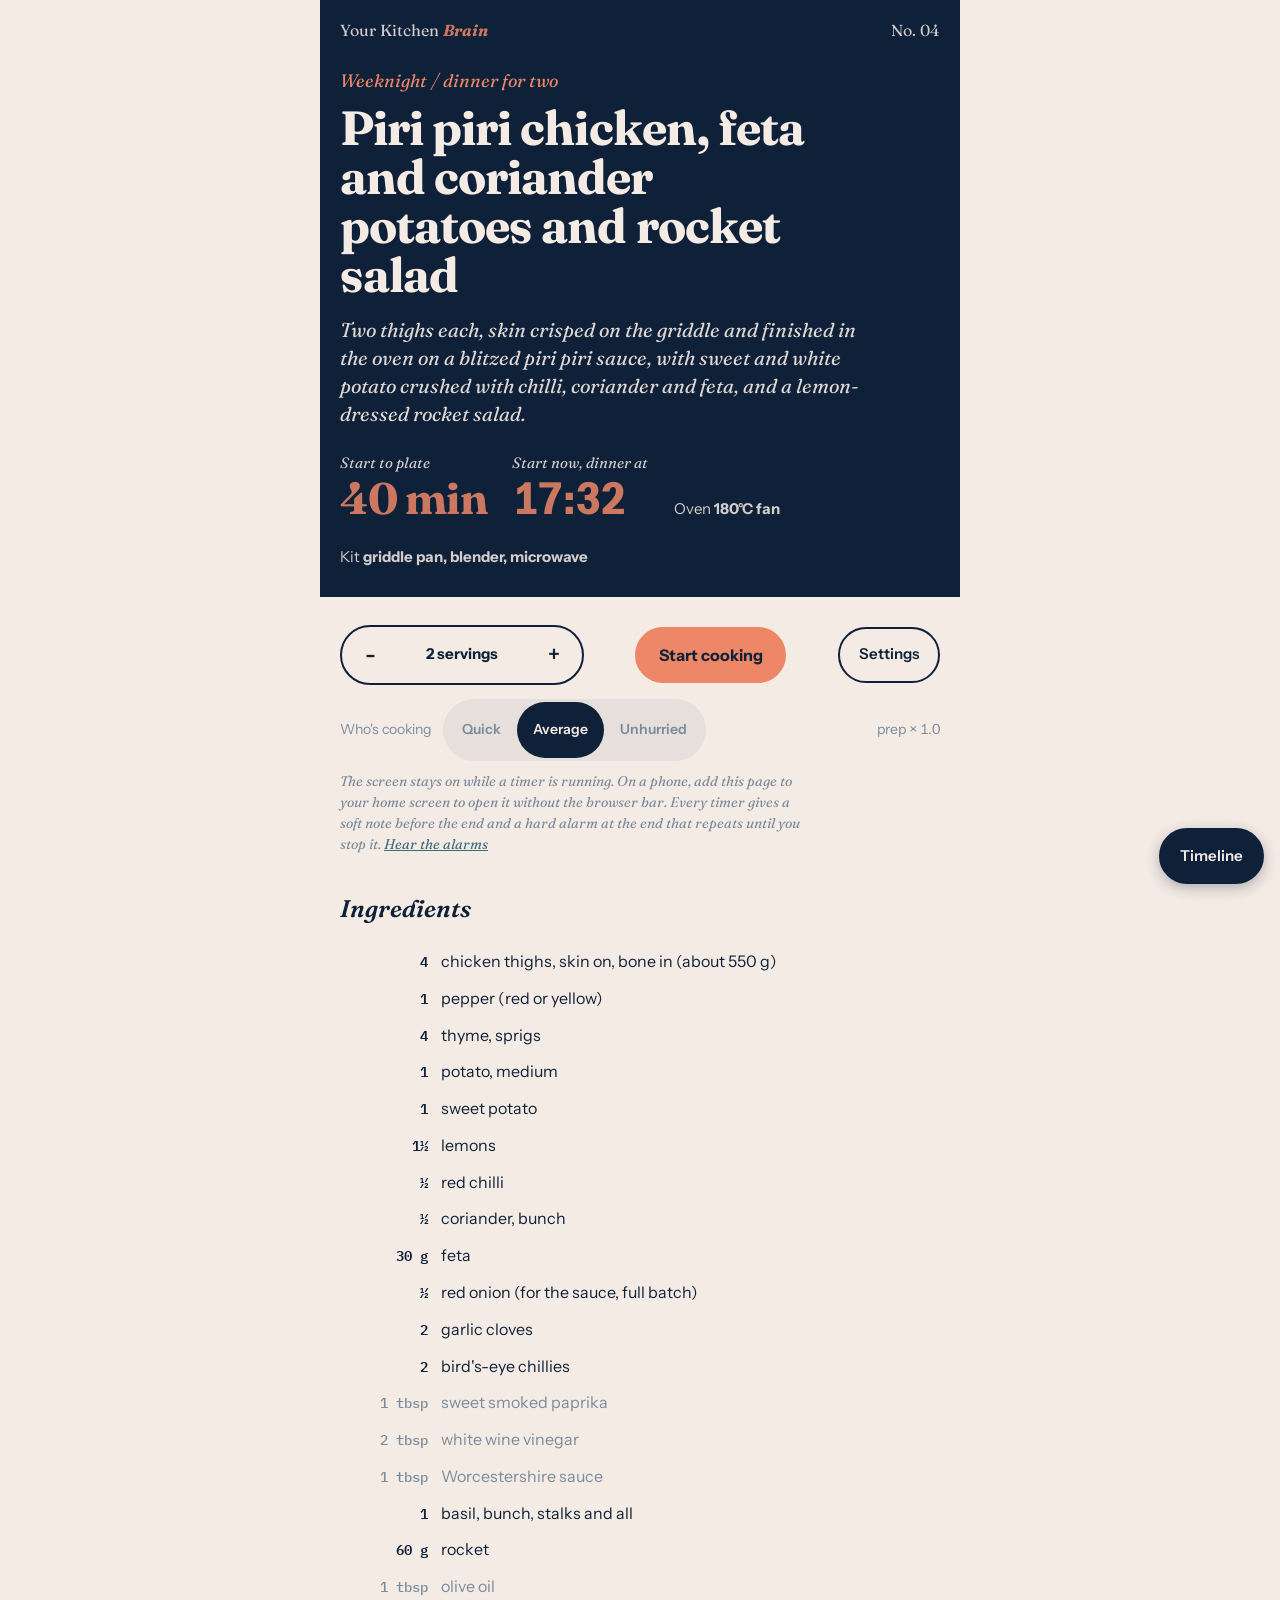
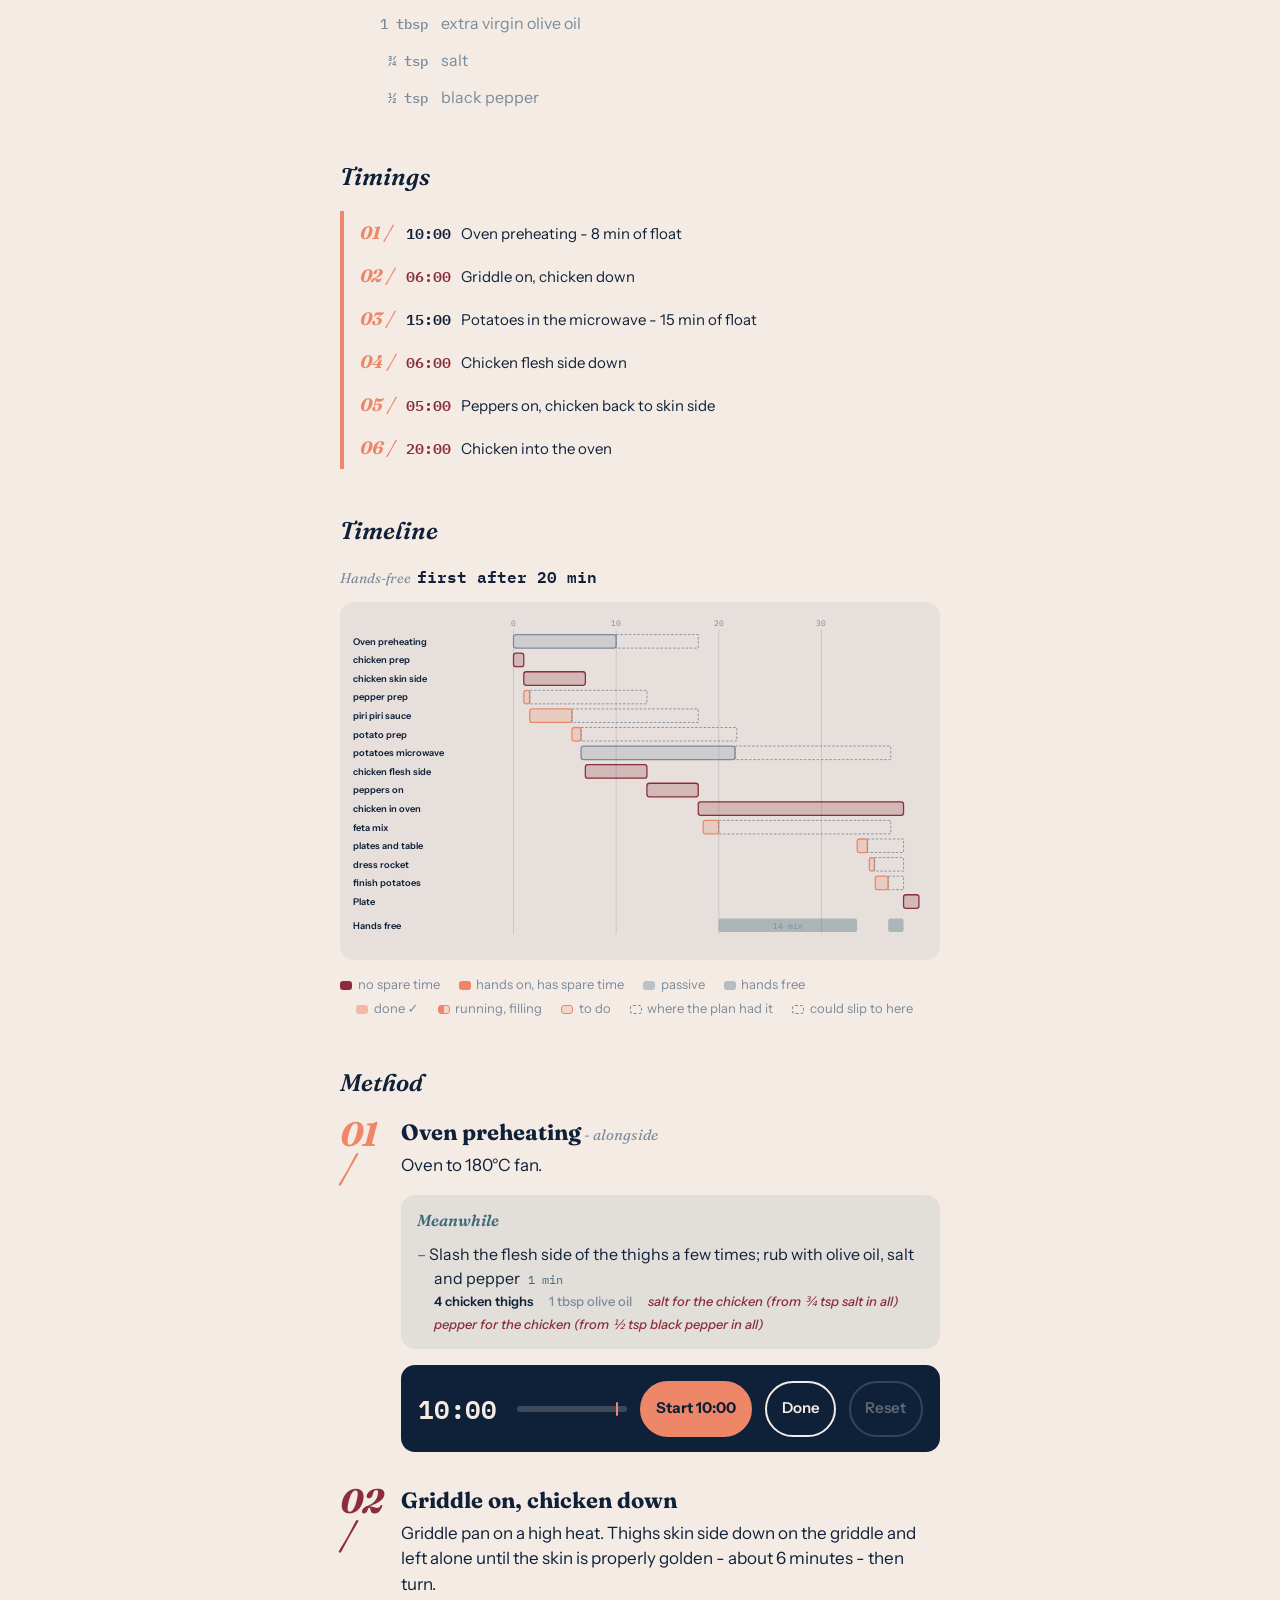
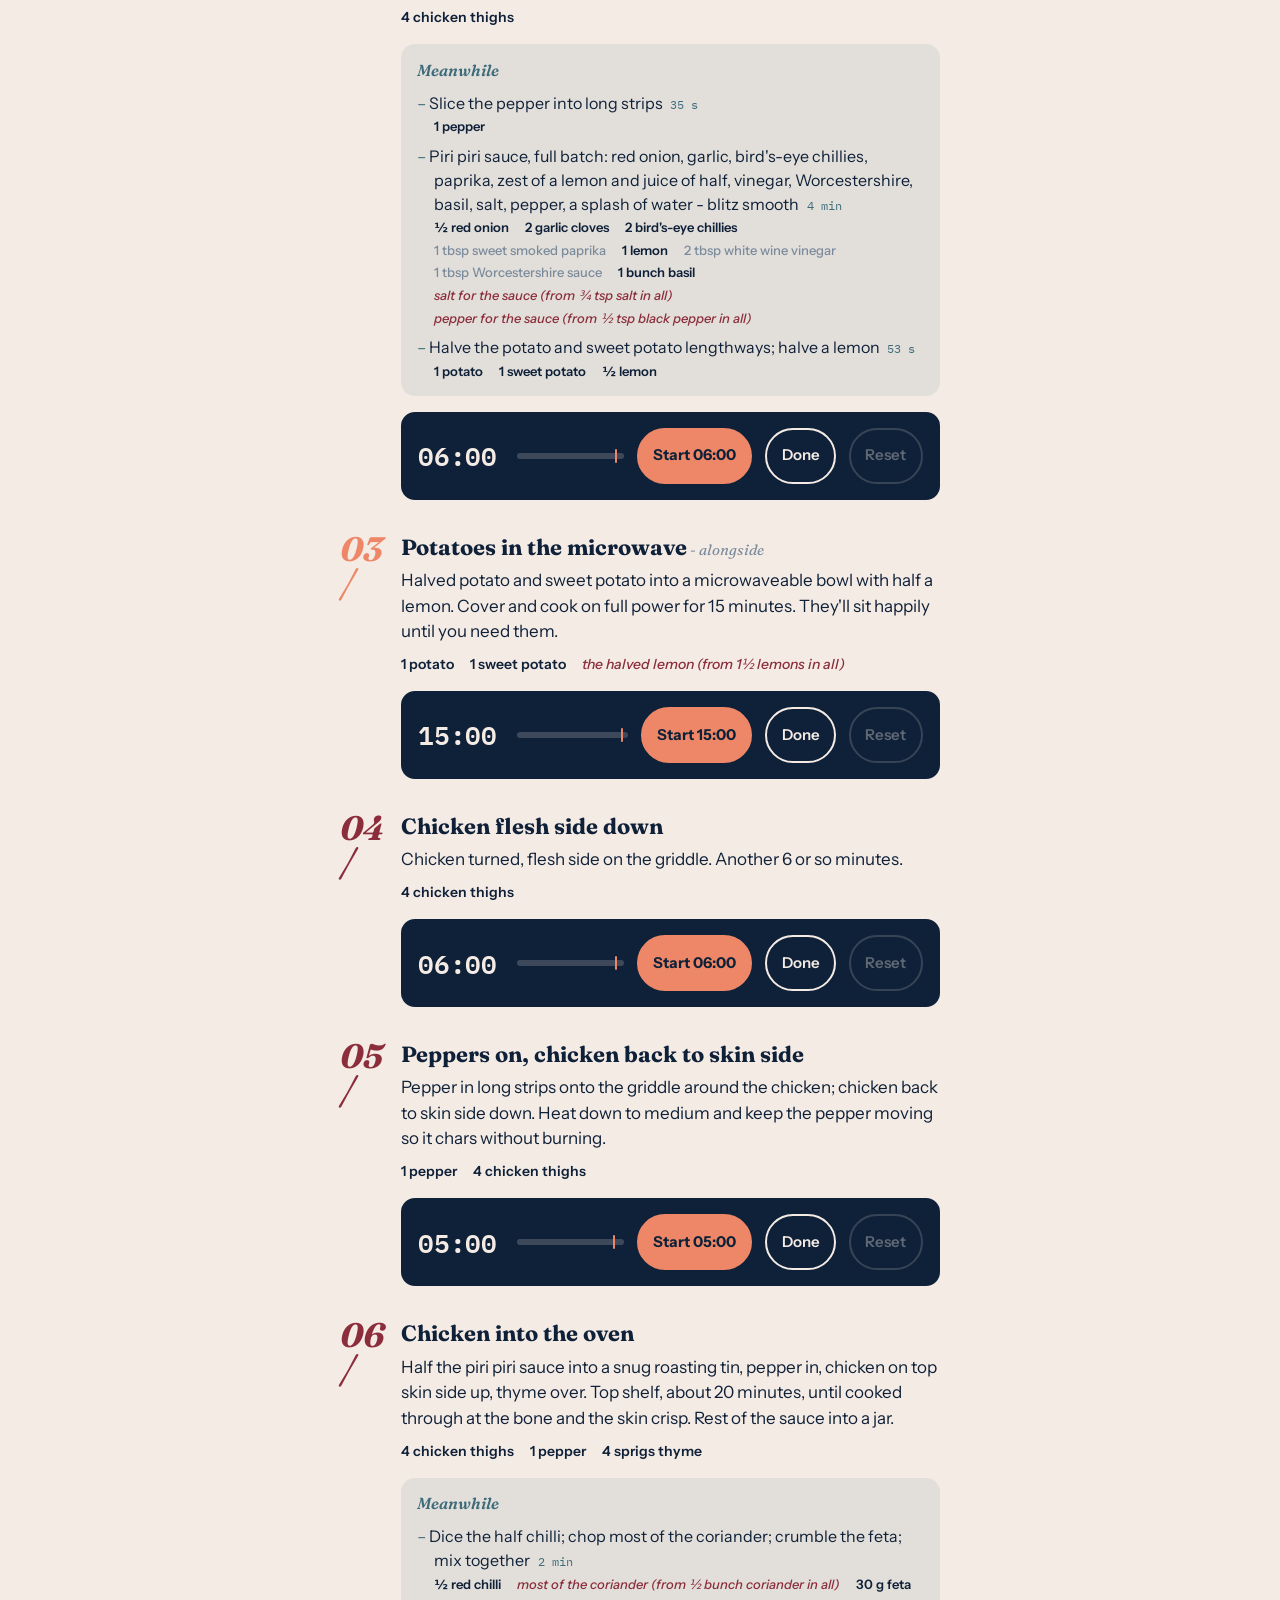
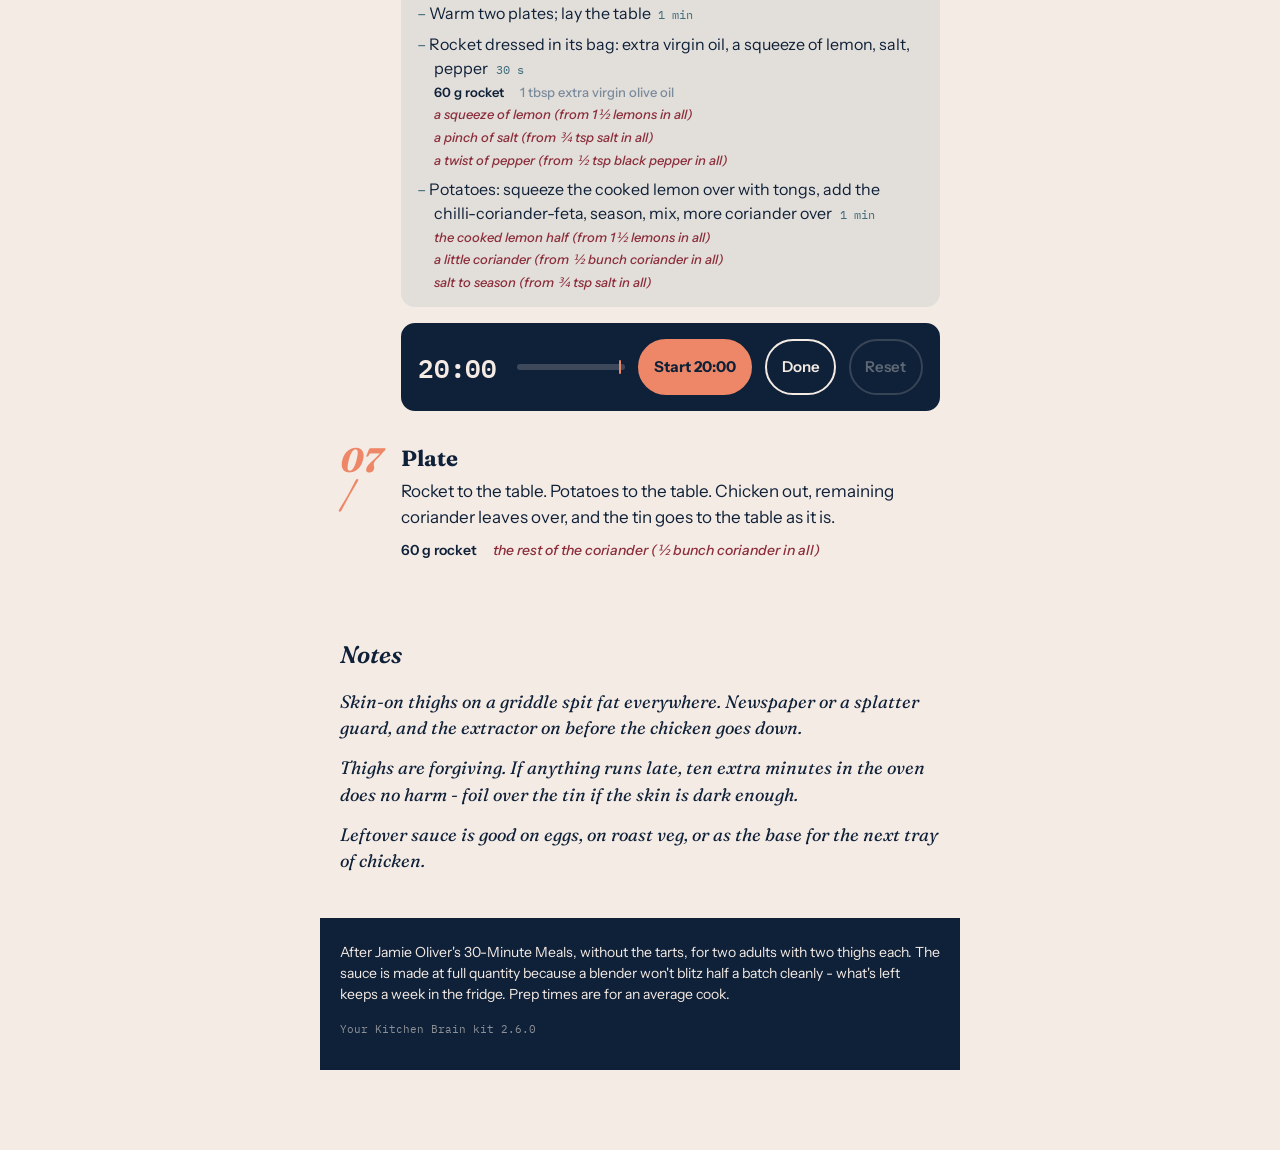
<file: piri-piri-chicken.html>
<!DOCTYPE html>
<html lang="en-GB">
<head>
<meta charset="utf-8">
<meta name="viewport" content="width=device-width, initial-scale=1, viewport-fit=cover">
<meta name="theme-color" content="#0F2138">
<meta name="mobile-web-app-capable" content="yes">
<meta name="apple-mobile-web-app-capable" content="yes">
<meta name="apple-mobile-web-app-status-bar-style" content="default">

<title>Piri piri chicken, feta and coriander potatoes and rocket salad</title>


<style>
  :root{
    --navy:#0F2138; --coral:#ED8767; --teal:#3D6B7A; --cream:#F5EBE5; --wine:#8B2D3A; --slate:#7A8B9C;
    --ink:var(--navy); --paper:var(--cream); --teal-wash:rgba(61,107,122,.10); --navy-wash:rgba(15,33,56,.06);
    --display:"Fraunces",Georgia,serif; --ui:"Instrument Sans",system-ui,sans-serif; --fig:"IBM Plex Mono",ui-monospace,monospace;
    --r:14px;
  }
  *{box-sizing:border-box;margin:0;padding:0}
  html{-webkit-text-size-adjust:100%;background:var(--navy)}
  body{background:var(--paper);color:var(--ink);font-family:var(--ui);font-size:17px;line-height:1.5;min-height:100vh}
  button{font:inherit;color:inherit;background:none;border:2px solid var(--navy);border-radius:999px;padding:.6rem 1.05rem;cursor:pointer;font-family:var(--ui);font-size:15px;font-weight:600;touch-action:manipulation}
  button:focus-visible{outline:3px solid var(--coral);outline-offset:2px}
  button:disabled{opacity:.35;cursor:default}
  strong{font-weight:700}
  em{font-family:var(--display);font-style:italic;font-weight:500}
  .wrap{max-width:640px;margin:0 auto;padding:0 1.25rem 5rem}

  /* ---- hero: navy field ---- */
  .hero{background:var(--navy);color:var(--cream);margin:0 -1.25rem 1.75rem;padding:1.1rem 1.25rem 1.75rem}
  .hero .inner{max-width:640px;margin:0 auto}
  .mark{display:flex;justify-content:space-between;align-items:baseline;font-family:var(--display);font-size:16px;color:var(--cream);opacity:.85;margin-bottom:1.6rem}
  .mark b{font-weight:700;font-style:italic;color:var(--coral)}
  .mark .no{font-variant-numeric:tabular-nums}
  .kicker{font-family:var(--display);font-style:italic;font-size:18px;color:var(--coral);margin-bottom:.6rem}
  h1{font-family:var(--display);font-optical-sizing:auto;font-weight:700;font-size:clamp(34px,8.5vw,48px);line-height:1.02;letter-spacing:-.02em;max-width:15ch;color:var(--cream)}
  .lede{font-family:var(--display);font-style:italic;font-weight:400;font-size:20px;line-height:1.4;margin-top:1rem;max-width:40ch;color:var(--cream);opacity:.9}
  .meta{display:flex;gap:1.6rem;flex-wrap:wrap;align-items:flex-end;margin-top:1.5rem;font-size:15px;color:var(--cream);opacity:.85}
  .meta span:first-child{font-family:var(--display);font-style:italic;opacity:1}
  .meta span:first-child b{display:block;font-style:normal;font-size:44px;line-height:1;font-weight:700;color:var(--coral);font-variant-numeric:tabular-nums;margin-top:.15rem;letter-spacing:-.02em}
  .meta b{color:var(--cream);font-weight:700}
  .meta .plate i{font-family:var(--display);font-style:italic}
  .meta .plate b{display:block;font-size:44px;line-height:1;color:var(--coral);font-variant-numeric:tabular-nums;margin-top:.15rem;letter-spacing:-.02em}
  .cm-plate{margin-left:.8rem;font-family:var(--fig);font-style:normal;font-size:15px;color:var(--cream)}

  /* ---- controls ---- */
  .controls{display:flex;align-items:center;justify-content:space-between;gap:.75rem;flex-wrap:wrap;margin-bottom:.9rem}
  .stepper{display:flex;align-items:center;border:2px solid var(--navy);border-radius:999px;overflow:hidden}
  .stepper button{width:2.7rem;height:2.7rem;padding:0;display:grid;place-items:center;font-size:22px;border:0;border-radius:0}
  .stepper output{min-width:8rem;text-align:center;font-weight:700;font-size:15px}
  .cook{background:var(--coral);color:var(--navy);border-color:var(--coral);padding:.8rem 1.35rem;font-weight:700;font-size:16px}
  .speed{display:flex;align-items:center;gap:.75rem;flex-wrap:wrap;font-size:14px;color:var(--slate);margin-bottom:.6rem}
  .speed .opts{display:flex;background:var(--navy-wash);border-radius:999px;padding:3px}
  .speed .opts button{border:0;padding:.45rem .85rem;font-size:14px;border-radius:999px}
  .speed .opts button.on{background:var(--navy);color:var(--cream)}
  .speed .fac{margin-left:auto;font-variant-numeric:tabular-nums}
  .hint{font-family:var(--display);font-style:italic;font-size:14px;color:var(--slate);margin:0 0 2.25rem;max-width:52ch}
  .hint button.link{border:0;padding:0;font:inherit;color:var(--teal);text-decoration:underline;cursor:pointer}

  h2{font-family:var(--display);font-style:italic;font-weight:600;font-size:24px;color:var(--ink);margin:0 0 1rem}
  section{margin-bottom:2.75rem}

  /* ---- timings: coral edge ---- */
  .timings{list-style:none;font-size:15px;border-left:4px solid var(--coral);padding-left:1rem}
  .timings li{display:grid;grid-template-columns:2.4rem 1fr;gap:.5rem;padding:.5rem 0;align-items:baseline}
  .timings .n{font-family:var(--display);font-style:italic;font-weight:700;color:var(--coral);font-size:18px}
  .timings .t{font-family:var(--fig);font-weight:600;font-variant-numeric:tabular-nums;margin-right:.6rem}
  .timings li.crit .t{color:var(--wine)}
  .timings .cue{display:block;color:var(--teal);font-size:14px;margin-top:.15rem;font-family:var(--display);font-style:italic}

  /* ---- timeline ---- */
  .gantt{width:100%;overflow:hidden;font-family:var(--ui);font-size:11px;background:var(--navy-wash);border-radius:var(--r);padding:.9rem .8rem .5rem}
  .gantt svg{width:100%;height:auto;display:block}
  .gantt .lbl{fill:var(--ink);font-size:11px;font-weight:600} .gantt .grid{stroke:rgba(15,33,56,.15);stroke-width:1} .gantt .tick{fill:var(--slate);font-family:var(--fig);font-size:10px}
  .gantt .crit{fill:var(--wine)} .gantt .hands{fill:var(--coral)} .gantt .pass{fill:var(--slate);opacity:.45} .gantt .flt{fill:none;stroke:var(--slate);stroke-dasharray:3 2;stroke-width:1}
  .gantt .free{fill:var(--teal);opacity:.35} .gantt .now{stroke:var(--navy);stroke-width:2}
  .glegend{font-size:13px;color:var(--slate);margin-top:.7rem;line-height:1.9}
  .glegend .k{display:inline-block;width:12px;height:9px;margin:0 .35rem 0 1rem;vertical-align:middle;border-radius:3px}
  .glegend .k:first-child{margin-left:0}
  .glegend .k.st-done{background:var(--coral);opacity:.5} .glegend .k.st-run{background:linear-gradient(90deg,var(--coral) 55%,rgba(237,135,103,.22) 55%);border:1.5px solid var(--coral)} .glegend .k.st-todo{background:rgba(237,135,103,.22);border:1.5px solid var(--coral)} .glegend .k.ghost{border:1.5px dashed var(--slate)}
  .gantt .todo{fill-opacity:.22;stroke-width:1.5} .gantt .crit.todo{stroke:var(--wine)} .gantt .hands.todo{stroke:var(--coral)} .gantt .pass.todo{stroke:var(--slate);opacity:1}
  .gantt .done{opacity:.5} .gantt .pass.done{opacity:.3}
  .gantt .ghost{fill:none;stroke:var(--slate);stroke-width:1.5;stroke-dasharray:3 3}
  .gantt .tickmark{fill:var(--ink);font-size:12px;font-weight:700}
  .gantt .hit{fill:transparent} .gantt g.row{cursor:pointer} .gantt g.row:hover .lbl{fill:var(--wine)}
  .greads{display:flex;flex-wrap:wrap;gap:.4rem 1.6rem;margin:0 0 .8rem;font-size:14px;color:var(--slate)}
  .greads i{font-family:var(--display);font-style:italic;margin-right:.4rem} .greads b{font-family:var(--fig);color:var(--ink);font-size:16px;font-variant-numeric:tabular-nums}
  .tl-open{position:fixed;right:1rem;bottom:calc(1rem + env(safe-area-inset-bottom));z-index:6;background:var(--navy);color:var(--cream);border-color:var(--navy);box-shadow:0 4px 14px rgba(15,33,56,.3)}
  .tl-sheet{position:fixed;inset:0;z-index:20;background:var(--paper);display:flex;flex-direction:column;padding:0 0 env(safe-area-inset-bottom)}
  .tl-sheet[hidden]{display:none}
  .tl-top{display:flex;justify-content:space-between;align-items:center;gap:1rem;padding:.8rem 1rem .4rem;background:var(--paper)}
  .tl-top .greads{margin:0}
  .tl-body{flex:1;overflow:auto;padding:0 1rem} .tl-body .lbl{font-size:13px} .tl-body .tickmark{font-size:14px} .tl-body .gantt svg{width:auto}
  .tl-hint{font-family:var(--display);font-style:italic;font-size:13px;color:var(--slate);padding:.3rem 1rem 0}
  .tl-sheet .glegend{padding:0 1rem .8rem;margin:0}
  @media (orientation:landscape) and (max-height:520px){ .tl-sheet .glegend, .tl-hint{display:none} }
  .cm-btns{display:flex;gap:.5rem;flex-wrap:wrap;justify-content:flex-end}
  .glegend .k.crit{background:var(--wine)} .glegend .k.hands{background:var(--coral)} .glegend .k.pass{background:var(--slate);opacity:.45} .glegend .k.flt{border:1px dashed var(--slate)} .glegend .k.free{background:var(--teal);opacity:.35}

  /* ---- ingredients ---- */
  ul.ings{list-style:none}
  ul.ings li{display:grid;grid-template-columns:5.5rem 1fr;gap:.8rem;padding:.4rem 0;align-items:baseline;font-size:16px}
  ul.ings .q{font-family:var(--fig);font-size:14px;font-weight:600;text-align:right;white-space:nowrap;font-variant-numeric:tabular-nums;color:var(--ink)}
  ul.ings .pantry{color:var(--slate)} ul.ings .pantry .q{color:var(--slate);font-weight:500}

  /* ---- method: numerals and space, no rules ---- */
  ol.steps{list-style:none}
  ol.steps > li{display:grid;grid-template-columns:3.2rem 1fr;gap:.6rem;padding:0 0 2rem}
  ol.steps > li > div{min-width:0}   /* let the text column shrink to the screen instead of its widest item */
  ol.steps .n{font-family:var(--display);font-style:italic;font-weight:700;color:var(--coral);font-size:34px;line-height:1;padding-top:0}
  ol.steps h3{font-family:var(--display);font-weight:700;font-size:22px;line-height:1.15;margin:.2rem 0 .5rem}
  ol.steps p{max-width:58ch;font-size:17px}
  ol.steps .link{font-size:15px;color:var(--teal);margin-top:.7rem;font-style:italic;font-family:var(--display)}
  ol.steps li.crit .n{color:var(--wine)}
  ol.steps li.along h3::after{content:" - alongside";font-weight:400;font-style:italic;color:var(--slate);font-size:15px}
  ol.steps li.prep0 .n{color:var(--slate)}

  .need{display:flex;flex-wrap:wrap;gap:.2rem 1rem;margin-top:.6rem;max-width:58ch;font-size:14px;font-weight:600;color:var(--ink)}
  .need .pantry{color:var(--slate);font-weight:500}
  .need .remind{color:var(--wine);font-weight:500;font-style:italic}
  .mw li .need{text-indent:0;margin-top:.15rem;font-size:13px}
  .cm-ings span.pantry{color:var(--slate);font-weight:500} .cm-ings span.remind{color:var(--coral);font-weight:500;font-style:italic}
  /* amounts inside cooking mode's Meanwhile box sit on navy: light slate, not the page's navy ink */
  .cm-mw .need{color:var(--slate)} .cm-mw .need .pantry{color:var(--slate);opacity:.7} .cm-mw .need .remind{color:var(--coral)}
  .mw{margin-top:1rem;max-width:58ch;background:var(--teal-wash);border-radius:var(--r);padding:.85rem 1rem .7rem}
  .mw b{font-family:var(--display);font-style:italic;font-weight:600;font-size:16px;color:var(--teal);display:block;margin-bottom:.35rem}
  .mw ul{list-style:none} .mw li{padding:.22rem 0 .22rem 1.1rem;text-indent:-1.1rem;font-size:16px}
  .mw li::before{content:"\2013  ";color:var(--teal)}
  .mw li i{white-space:nowrap;font-style:normal;color:var(--teal);font-family:var(--fig);font-size:12px;margin-left:.45rem;font-variant-numeric:tabular-nums}

  /* ---- timer instrument: navy ---- */
  .st{display:grid;grid-template-columns:auto 1fr auto auto auto;align-items:center;gap:.8rem;margin-top:1rem;padding:.8rem .9rem;background:var(--navy);color:var(--cream);border-radius:var(--r);border:3px solid var(--navy)}
  .st .clock{font-family:var(--fig);font-size:26px;font-weight:600;letter-spacing:-.01em;font-variant-numeric:tabular-nums;min-width:5.4ch}
  .st .clock.warn{color:var(--coral)} .st .clock.done{color:var(--coral)}
  .st .bar{height:6px;background:rgba(245,235,229,.2);position:relative;border-radius:3px;min-width:3rem}
  .st .bar i{position:absolute;left:0;top:0;bottom:0;background:var(--coral);width:0;border-radius:3px}
  .st .bar u{position:absolute;top:-4px;bottom:-4px;width:3px;background:var(--cream);text-decoration:none;border-radius:2px}
  .st button{padding:.5rem .9rem;font-size:14px;border-color:rgba(245,235,229,.5);color:var(--cream)}
  .st button.go{background:var(--coral);border-color:var(--coral);color:var(--navy);font-weight:700}
  .st button.go.run{background:var(--cream);border-color:var(--cream);color:var(--navy)}
  .st .bar u.w{background:var(--coral);width:2px}
  .st button.go.ring{background:var(--wine);border-color:var(--wine);color:var(--cream)}
  .st.ringing{border-color:var(--wine)}
  .strip span.ring b{color:var(--wine)}
  @keyframes pulse{50%{opacity:.55}}
  @media (prefers-reduced-motion:no-preference){ .st button.go.ring,.strip span.ring b{animation:pulse 1s ease-in-out infinite} }
  li.running .st{border-color:var(--coral)}
  li.running .n{color:var(--coral)}

  .notes p{max-width:58ch;margin-bottom:.9rem;font-family:var(--display);font-style:italic;font-size:18px;line-height:1.45}
  footer{font-size:14px;color:var(--cream);background:var(--navy);margin:0 -1.25rem;padding:1.5rem 1.25rem 2rem}
  footer p,footer{max-width:none}
  footer .kv{display:block;margin-top:1rem;font-family:var(--fig);font-size:11px;opacity:.55}

  /* ---- running strip ---- */
  .strip{position:sticky;top:0;z-index:5;background:var(--coral);color:var(--navy);font-size:14px;font-weight:600;padding:.65rem 1.25rem;display:none;gap:.4rem 1.25rem;flex-wrap:wrap;font-variant-numeric:tabular-nums}
  .strip.on{display:flex}
  .strip span b{font-family:var(--fig);font-weight:700;margin-right:.45rem}
  .strip span.warn b{color:var(--wine)}
  .strip span.cue{flex-basis:100%;color:var(--navy)}
  .strip span.cue b{font-family:var(--ui)}

  /* ---- cooking mode: the stage ---- */
  .cookmode{position:fixed;inset:0;background:var(--navy);color:var(--cream);display:none;flex-direction:column;overflow:auto;z-index:10;padding-bottom:env(safe-area-inset-bottom)}
  .cookmode.on{display:flex}
  .cookmode button{border-color:rgba(245,235,229,.5);color:var(--cream)}
  .cm-top{display:flex;justify-content:space-between;align-items:center;padding:1rem 1.25rem .5rem;font-family:var(--display);font-style:italic;font-size:17px;color:var(--coral)}
  .cm-top button{font-size:14px;padding:.45rem .9rem}
  .cm-body{flex:1;padding:.5rem 1.25rem 1.5rem;max-width:640px;width:100%;margin:0 auto;display:flex;flex-direction:column}
  .cm-n{font-family:var(--display);font-style:italic;font-weight:700;color:var(--coral);font-size:30px;line-height:1;margin-bottom:.5rem}
  .cm-title{font-family:var(--display);font-weight:700;font-size:clamp(30px,7.5vw,40px);line-height:1.05;margin-bottom:1rem;letter-spacing:-.015em}
  .cm-text{font-size:19px;line-height:1.5;max-width:54ch}
  .cm-mw{margin-top:1.1rem;font-size:17px;max-width:54ch;background:rgba(245,235,229,.08);border-radius:var(--r);padding:.85rem 1rem .7rem}
  .cm-mw b{font-family:var(--display);font-style:italic;font-weight:600;font-size:16px;color:var(--coral);display:block;margin-bottom:.35rem}
  .cm-mw ul{list-style:none} .cm-mw li{padding:.22rem 0 .22rem 1.1rem;text-indent:-1.1rem} .cm-mw li::before{content:"\2013  ";color:var(--coral)}
  .cm-mw li i{font-style:normal;color:var(--slate);font-family:var(--fig);font-size:12px;margin-left:.45rem}
  .cm-ings{margin-top:1.25rem;font-size:15px;color:var(--slate);padding-top:.9rem}
  .cm-ings span{color:var(--cream);display:inline-block;margin-right:1.25rem;margin-bottom:.35rem;font-weight:600}
  .cm-timings{margin-top:1.25rem;padding-top:.9rem}
  .cm-timings h4{font-family:var(--display);font-style:italic;font-weight:600;font-size:16px;color:var(--coral);margin-bottom:.5rem}
  .cm-timings .timings{border-left-color:var(--coral)} .cm-timings .timings li.crit .t{color:var(--coral)} .cm-timings .timings .cue{color:var(--slate)}
  .cm-cue{font-size:18px;color:var(--navy);background:var(--coral);border-radius:var(--r);padding:.7rem 1rem;margin-top:1rem;font-weight:700}
  .cm-timer{margin-top:auto;padding-top:1.5rem}
  .cm-timer .st{grid-template-columns:1fr;gap:1rem;padding:1.2rem 1rem 1rem;background:rgba(245,235,229,.06);border-color:rgba(245,235,229,.25)}
  .cm-timer .st .clock{font-size:clamp(72px,22vw,120px);line-height:1;letter-spacing:-.04em;text-align:center;font-weight:600}
  .cm-timer .st .bar{height:8px}
  .cm-timer .st .row{display:grid;grid-template-columns:2fr 1fr 1fr;gap:.6rem} .cm-timer .st .row button{white-space:nowrap}
  .cm-timer .st .row button{padding:1rem 1.1rem;font-size:17px}
  .cm-timer .none{font-family:var(--display);font-style:italic;font-size:16px;color:var(--slate);text-align:center;padding:1rem 0}
  .cm-nav{display:flex;justify-content:space-between;gap:.6rem;padding:1rem 1.25rem 1.25rem;max-width:640px;width:100%;margin:0 auto}
  .cm-nav button{flex:1;padding:1.05rem;font-size:17px;font-weight:700}
  .cm-nav button.fin{background:var(--coral);color:var(--navy);border-color:var(--coral)}
  .cm-others{font-size:15px;color:var(--slate);margin-top:1.25rem;font-variant-numeric:tabular-nums}
  .cm-others .lbl{font-family:var(--display);font-style:italic;color:var(--coral);margin-bottom:.3rem}
  .cm-others .row{display:grid;grid-template-columns:4.6rem 1fr;gap:.6rem;padding:.45rem 0;cursor:pointer;color:var(--cream)}
  .cm-others .row b{font-family:var(--fig);font-weight:700}
  .cm-wake{font-family:var(--display);font-style:italic;font-size:14px;color:var(--slate);margin-top:1rem}

  @media (prefers-reduced-motion:no-preference){ .st .bar i{transition:width .5s linear} }
  @media (max-width:420px){ ul.ings li{grid-template-columns:4.8rem 1fr} ol.steps > li{grid-template-columns:2.7rem 1fr} ol.steps .n{font-size:30px} }
  /* ---- controls for wet, floury hands (plan Phase 3) ----
     Every control at least 56 px tall, cooking mode's main actions 72 px, 12 px or more between neighbours.
     A visible press, and a short buzz where the phone can. Reset needs a press-and-hold. */
  button{min-height:56px;padding:.7rem 1.2rem}
  button.link{min-height:0;padding:0}
  .stepper button{width:56px;height:56px;min-height:56px}
  .speed .opts button{min-height:56px;padding:.6rem 1rem}
  .st button{min-height:56px;font-size:15px}
  .cm-top{flex-direction:column;align-items:stretch;gap:.6rem}
  .cm-btns{display:flex;justify-content:space-between;gap:.75rem} .cm-right{display:flex;gap:.75rem}
  .cm-top button{min-height:56px;font-size:15px;padding:.6rem 1.1rem} #cmFull{min-width:56px;padding:0;font-size:22px;font-style:normal}
  .cm-mw li .need{text-indent:0;margin-top:.15rem;font-size:14px}
  .cm-timer .st .row{gap:.75rem} .cm-timer .st .row button{min-height:72px;font-size:18px;padding:.5rem .6rem}
  .cm-nav{display:grid;grid-template-columns:minmax(6rem,1fr) 3fr;gap:.75rem}
  .cm-nav button{min-height:72px;font-size:19px}
  .cm-others .row{min-height:56px;align-items:center}
  .tl-open{min-height:56px}
  button:active:not(:disabled){filter:brightness(.88)}
  @media (prefers-reduced-motion:no-preference){ button{transition:transform .06s,filter .06s} button:active:not(:disabled){transform:translateY(2px) scale(.98)} }
  button.hold{-webkit-touch-callout:none;user-select:none;-webkit-user-select:none}
  button.holding{color:var(--cream);background:linear-gradient(var(--wine),var(--wine)) left/0% 100% no-repeat;animation:holdfill .8s linear forwards}
  @keyframes holdfill{to{background-size:100% 100%}}
  @media (max-width:420px){ #read .st{grid-template-columns:1fr auto auto;grid-template-areas:"clock bar bar" "go fin reset"} #read .st .clock{grid-area:clock} #read .st .bar{grid-area:bar} #read .st .go{grid-area:go} #read .st .fin-btn{grid-area:fin} #read .st .reset-btn{grid-area:reset} }
  .st button.fin-btn{border-color:var(--cream);color:var(--cream)} .st button.go.undo{background:var(--cream);border-color:var(--cream);color:var(--navy)}
  .cm-cue:empty{display:none}
  /* alert levels: urgent takes the whole screen; heads-up and soft are banners that clear themselves */
  .alarm-over{position:fixed;inset:0;z-index:50;display:flex;flex-direction:column;justify-content:center;align-items:flex-start;gap:1rem;
    padding:2rem 1.5rem calc(2rem + env(safe-area-inset-bottom));border:0;border-radius:0;background:var(--wine);color:var(--cream);text-align:left;cursor:pointer}
  .alarm-over[hidden]{display:none}
  .alarm-over .ao-k{font-family:var(--display);font-style:italic;font-size:22px;opacity:.85}
  .alarm-over .ao-title{font-family:var(--display);font-weight:700;font-size:clamp(34px,9vw,52px);line-height:1.05}
  .alarm-over .ao-note{font-size:19px;line-height:1.45;max-width:30ch}
  .alarm-over .ao-tap{margin-top:1.5rem;font-weight:700;font-size:18px;border:2px solid var(--cream);border-radius:999px;padding:.9rem 1.4rem}
  @media (prefers-reduced-motion:no-preference){ .alarm-over .ao-tap{animation:pulse 1s ease-in-out infinite} }
  .strip span.cue.lvl-soft{font-weight:500}
  .cm-cue.lvl-soft{background:rgba(245,235,229,.12);color:var(--cream);font-weight:500}
  .set-sheet{z-index:30} .set-sheet h2{margin:0} .set-sheet .tl-body{padding:1rem 1.25rem 2rem}
  #cmSet{min-width:56px;padding:0;font-size:22px;font-style:normal}
  .cm-auto{margin-top:1rem;padding:.8rem 1rem;border-radius:var(--r);background:var(--coral);color:var(--navy);font-weight:700;font-size:18px;display:flex;flex-direction:column;gap:.7rem}
  .cm-auto[hidden]{display:none}
  .cm-auto-btns{display:grid;grid-template-columns:1fr 1fr;gap:.75rem}
  .cookmode .cm-auto button{border-color:var(--navy);color:var(--navy);min-height:56px} .cookmode .cm-auto button#cmAutoNow{background:var(--navy);color:var(--cream)}
</style>
<link rel="stylesheet" href="fonts/fonts.css"><link rel="manifest" href="manifest.webmanifest"><link rel="icon" href="icon.svg" type="image/svg+xml"><link rel="apple-touch-icon" href="icon-180.png"></head>
<body>
<div class="strip" id="strip" aria-live="polite"></div>
<button type="button" class="alarm-over" id="alarmOver" hidden aria-live="assertive"><span class="ao-k">Time's up</span><span class="ao-title" id="aoTitle"></span><span class="ao-note" id="aoNote"></span><span class="ao-tap">Tap anywhere to stop the alarm</span></button>
<div class="wrap" id="read">
  <div class="hero"><div class="inner">
  <div class="mark"><span>Your Kitchen <b>Brain</b></span><span class="no">No. 04</span></div>
  <header>
    <div class="kicker">Weeknight  /  dinner for two</div>
    <h1>Piri piri chicken, feta and coriander potatoes and rocket salad</h1>
    <p class="lede">Two thighs each, skin crisped on the griddle and finished in the oven on a blitzed piri piri sauce, with sweet and white potato crushed with chilli, coriander and feta, and a lemon-dressed rocket salad.</p>
    <div class="meta"><span>Start to plate<b id="total"></b></span><span class="plate"><i id="plateLbl"></i><b id="plate"></b></span>
      <span>Oven <b>180°C fan</b></span>
      <span>Kit <b>griddle pan, blender, microwave</b></span>
      </div>
  </header>
  </div></div>

  <div class="controls">
    <div class="stepper" aria-label="Servings">
      <button type="button" id="dec" aria-label="Fewer servings">-</button>
      <output id="srv" aria-live="polite"></output>
      <button type="button" id="inc" aria-label="More servings">+</button>
    </div>
    <button type="button" class="cook" id="startCook">Start cooking</button>
    <button type="button" id="setOpen">Settings</button>
  </div>
  <div class="speed" aria-label="Cook speed">
    <span class="lbl">Who's cooking</span>
    <div class="opts" id="speedOpts"></div>
    <span class="fac" id="speedFac"></span>
  </div>
  <p class="hint">The screen stays on while a timer is running. On a phone, add this page to your home screen to open it without the browser bar. Every timer gives a soft note before the end and a hard alarm at the end that repeats until you stop it. <button type="button" class="link" id="hear">Hear the alarms</button> <button type="button" class="link" id="endCook" hidden>Start over</button></p>

  <section>
    <h2>Ingredients</h2>
    <ul class="ings" id="ings"></ul>
  </section>

  <section>
    <h2>Timings</h2>
    <ul class="timings" id="timings"></ul>
  </section>

  <section>
    <h2>Timeline</h2>
    <div class="greads"><span><i>Hands-free</i><b id="gFree"></b></span><span hidden><i>Spare time</i><b id="gSpare"></b></span></div>
    <div id="gantt"></div>
    <p class="glegend"><span class="k crit"></span>no spare time <span class="k hands"></span>hands on, has spare time <span class="k pass"></span>passive <span class="k free"></span>hands free<br><span class="k st-done"></span>done ✓ <span class="k st-run"></span>running, filling <span class="k st-todo"></span>to do <span class="k ghost"></span>where the plan had it <span class="k flt"></span>could slip to here</p>
  </section>

  <section>
    <h2>Method</h2>
    <ol class="steps" id="steps"></ol>
  </section>

  <section class="notes">
    <h2>Notes</h2>
    <p>Skin-on thighs on a griddle spit fat everywhere. Newspaper or a splatter guard, and the extractor on before the chicken goes down.</p>
    <p>Thighs are forgiving. If anything runs late, ten extra minutes in the oven does no harm - foil over the tin if the skin is dark enough.</p>
    <p>Leftover sauce is good on eggs, on roast veg, or as the base for the next tray of chicken.</p>
  </section>


  <footer>After Jamie Oliver&#x27;s 30-Minute Meals, without the tarts, for two adults with two thighs each. The sauce is made at full quantity because a blender won&#x27;t blitz half a batch cleanly - what&#x27;s left keeps a week in the fridge. Prep times are for an average cook.<span class="kv">Your Kitchen Brain kit 2.6.0</span></footer>
</div>

<button type="button" class="tl-open" id="tlOpen">Timeline</button>
<div class="tl-sheet" id="tl" role="dialog" aria-modal="true" aria-label="Timeline" hidden>
  <div class="tl-top"><div class="greads"><span><i>Dinner at</i><b id="tlPlate"></b></span><span><i>Hands-free</i><b id="tlFree"></b></span><span hidden><i>Spare time</i><b id="tlSpare"></b></span></div>
    <button type="button" id="tlClose">Close</button></div>
  <div class="tl-body" id="tlBody"></div>
  <p class="tl-hint">Tap a row to go to that step.</p>
  <p class="glegend"><span class="k crit"></span>no spare time <span class="k hands"></span>hands on, has spare time <span class="k pass"></span>passive <span class="k free"></span>hands free<br><span class="k st-done"></span>done ✓ <span class="k st-run"></span>running, filling <span class="k st-todo"></span>to do <span class="k ghost"></span>where the plan had it <span class="k flt"></span>could slip to here</p>
</div>

<div class="tl-sheet set-sheet" id="set" role="dialog" aria-modal="true" aria-label="Settings" hidden>
  <div class="tl-top"><h2>Settings</h2><button type="button" id="setClose">Close</button></div>
  <div class="tl-body" id="setBody"></div>
</div>

<div class="cookmode" id="cm" role="dialog" aria-modal="true" aria-label="Cooking mode">
  <div class="cm-top">
    <span class="cm-btns"><button type="button" id="cmTl">Timeline</button><span class="cm-right"><button type="button" id="cmSet" aria-label="Settings" title="Settings">⚙</button><button type="button" id="cmFull" hidden aria-label="Full screen" title="Full screen">⤢</button><button type="button" id="cmClose">Close</button></span></span>
    <span class="cm-prog"><span id="cmProg"></span><span id="cmPlate" class="cm-plate"></span></span>
  </div>
  <div class="cm-body">
    <div class="cm-n" id="cmN"></div>
    <div class="cm-title" id="cmTitle"></div>
    <div class="cm-text" id="cmText"></div>
    <div id="cmMw"></div>
    <div class="cm-ings" id="cmIngs"></div>
    <div class="cm-timings" id="cmTimings" hidden></div>
    <div class="cm-cue" id="cmCue"></div>
    <div class="cm-auto" id="cmAuto" hidden><span id="cmAutoText"></span><span class="cm-auto-btns"><button type="button" id="cmAutoNow">Start now</button><button type="button" id="cmAutoNo">Not yet</button></span></div>
    <div class="cm-timer" id="cmTimer"></div>
    <div class="cm-others" id="cmOthers"></div>
    <div class="cm-wake" id="cmWake"></div>
  </div>
  <video id="keepawake" playsinline muted loop width="16" height="16" style="position:fixed;left:-9999px;top:0;opacity:0.01;pointer-events:none" aria-hidden="true"><source src="[data-uri]" type="video/mp4"><source src="[data-uri]" type="video/webm"></video>
  <div class="cm-nav">
    <button type="button" id="cmPrev">Back</button>
    <button type="button" id="cmNext">Next step</button>
  </div>
</div>

<script>
// Resource-constrained critical-path scheduler for recipes.
// Pure function of (recipe, speed) -> plan. No DOM. Shared by the page and by tests.
//
// Activities = steps (heat, timed or not) + tasks (hands-on prep).
//   id, secs, deps: [{id, lag?}], needs: {hands, ring, oven, griddle, ...}
//   steps: hands = 1 - attention (how much of a cook the step occupies)
//   tasks: hands = 1, secs scaled by speed
//   passive: true  -> a step that occupies equipment but no hands (preheat, water boiling)
// Capacity from recipe.kit, default {hands:1, ring:2, oven:1, griddle:1}
(function(root){
function plan(R, speed, opts){
  // opts (all optional, used mid-cook by reschedule.js; without them the plan is exactly as before):
  //   pinned:    {id: {start, end}}  what has really happened - placed first, never moved
  //   notBefore: {id: secs}          earliest start for an activity (now, or its original planned start)
  //   shorten:   {id: secs}          prep the cook is assumed to do faster, to catch up
  //   durations: {id: secs}          hold a task at this length instead of re-working its stretch, so a
  //                                  projection keeps the lengths the cook was shown (placement order differs)
  opts = opts || {}; const pin = opts.pinned || {}, notBefore = opts.notBefore || {}, shorten = opts.shorten || {}, fixedDur = opts.durations || {};
  const kit = Object.assign({ring:3, oven:1, griddle:1, microwave:1, slack:90, prepAhead:900}, R.kit||{});
  const acts = [];
  R.steps.forEach((s,i)=>{
    const dur = s.secs || (s.handsSecs||45);          // untimed steps are short hands-on work
    const needs = Object.assign({}, s.needs||{});
    if (needs.hands===undefined) needs.hands = s.passive ? 0 : (s.secs ? 1-(s.attention??1) : 1);
    acts.push({id:s.id, kind:"step", idx:i, dur, needs, deps:s.deps||[], ref:s});
  });
  (R.tasks||[]).forEach((t,i)=>{
    const needs = Object.assign({hands:1}, t.needs||{});
    acts.push({id:t.id, kind:"task", idx:i, dur:Math.max(1, Math.round(t.secs*speed) - (shorten[t.id]||0)), needs, deps:t.deps||[], ref:t});
  });
  for (const a of acts) if (pin[a.id]) a.dur = Math.max(0, pin[a.id].end - pin[a.id].start);
  const byId = Object.fromEntries(acts.map(a=>[a.id,a]));
  for (const a of acts) for (const d of a.deps) if(!byId[d.id]) throw new Error(a.id+" depends on unknown "+d.id);

  // ---- unconstrained CPM: earliest start (forward), latest start (backward) ----
  const order = topo(acts, byId);
  for (const a of order){ a.es = 0; for (const d of a.deps) a.es = Math.max(a.es, byId[d.id].ef + (d.lag||0)); a.ef = a.es + a.dur; }
  const horizon = Math.max(...acts.map(a=>a.ef));
  const succ = {}; acts.forEach(a=>succ[a.id]=[]); acts.forEach(a=>a.deps.forEach(d=>succ[d.id].push({a, lag:d.lag||0})));
  for (const a of order.slice().reverse()){ a.lf = horizon; for (const s of succ[a.id]) a.lf = Math.min(a.lf, s.a.ls - s.lag); a.ls = a.lf - a.dur; }

  // ---- serial schedule generation: place by latest-start priority, earliest feasible time ----
  // Hands model: steps carry hands = 1-attention (a stir-constantly step is 1, a simmer is 0).
  // Steps may not overlap beyond 1 hand in total. A task needs a whole cook, so it can't overlap
  // another task, and while it runs alongside steps using h hands it stretches by 1/(1-h).
  const pri = order.slice().sort((x,y)=> (x.ls-y.ls) || (x.ef-y.ef) || (x.kind===y.kind ? x.idx-y.idx : (x.kind==="step"?-1:1)));
  const placed = [];
  for (const a of acts) if (pin[a.id]) { a.pinned = true; a.start = pin[a.id].start; a.end = pin[a.id].end; a.durSched = a.end - a.start; placed.push(a); }
  const over = (t0,t1,f) => placed.filter(p=>f(p) && p.start<t1 && p.end>t0);
  const stepHandsAt = (x) => over(x,x+1e-9,p=>p.kind==="step").reduce((s,p)=>s+(p.needs.hands||0),0);
  const equipOk = (a,t,dur) => {
    for (const key of Object.keys(a.needs)){ if(key==="hands"||!a.needs[key]) continue;
      const cap = kit[key] ?? 1; const pts=[t, ...placed.filter(p=>p.start>t&&p.start<t+dur).map(p=>p.start)];
      for (const x of pts){ const load=over(x,x+1e-9,p=>p.needs[key]).reduce((s,p)=>s+p.needs[key],0); if(load+a.needs[key]>cap+1e-9) return false; } }
    return true;
  };
  const tryPlace = (a,t) => {
    if (a.kind==="step"){
      if(!equipOk(a,t,a.dur)) return null;
      const pts=[t, ...placed.filter(p=>p.kind==="step"&&p.start>t&&p.start<t+a.dur).map(p=>p.start)];
      for (const x of pts) if (stepHandsAt(x)+(a.needs.hands||0) > 1+1e-9) return null;
      return a.dur;
    }
    // task: no other task may overlap; stretch by the hands the running steps take
    if (fixedDur[a.id] != null) { const d = Math.max(1, fixedDur[a.id] - (shorten[a.id]||0));
      if (over(t,t+d,p=>p.kind==="task").length || !equipOk(a,t,d)) return null; return d; }
    let dur=a.dur, end=t+dur, guard=0;
    while(guard++<8){ if(over(t,end,p=>p.kind==="task").length) return null;
      const pts=[t, ...placed.filter(p=>p.kind==="step"&&p.start>t&&p.start<end).map(p=>p.start)];
      let h=0; for(const x of pts) h=Math.max(h, stepHandsAt(x)); if(h>=1-1e-9) return null;
      const d2=Math.round(a.dur/(1-h)); if(Math.abs(d2-dur)<1) { dur=d2; break; } dur=d2; end=t+dur; }
    if(!equipOk(a,t,dur)) return null;
    return dur;
  };
  for (const a of pri){ if (a.pinned) continue;
    let t = notBefore[a.id] || 0; for (const d of a.deps) t = Math.max(t, byId[d.id].end + (d.lag||0));
    const cands = [...new Set([t, ...placed.flatMap(p=>[p.start,p.end]).filter(e=>e>t)])].sort((x,y)=>x-y);
    let dur=null; for (const c of cands){ dur=tryPlace(a,c); if(dur!==null){ a.start=c; break; } }
    if(dur===null){ a.start = Math.max(t, ...placed.map(p=>p.end)); dur=a.dur; }
    a.end = a.start + dur; a.durSched = dur; placed.push(a);
  }
  // ---- right-shift pass: activities marked fresh (must be eaten soon after) move as late as feasible ----
  const succ2 = {}; acts.forEach(a=>succ2[a.id]=[]); acts.forEach(a=>a.deps.forEach(d=>succ2[d.id].push({a, lag:d.lag||0})));
  // fresh things keep `slack` seconds in hand; other prep with a long wait ahead of it is pulled to within `prepAhead`
  // of when it's needed, so a cabbage isn't shredded three hours before a roast comes out
  const fresh = placed.filter(a=>!a.pinned).filter(a=>a.ref.fresh || (a.kind==="task" && !a.ref.early)).sort((x,y)=>y.start-x.start);
  for (const a of fresh){
    const margin = a.ref.fresh ? (kit.slack ?? 90) : (kit.prepAhead ?? 900);
    const latest = Math.min(...succ2[a.id].map(s=>s.a.start - s.lag)) - a.durSched - margin;
    if (!isFinite(latest) || latest<=a.start) continue;
    const i = placed.indexOf(a); placed.splice(i,1);
    const cands=[latest, ...placed.flatMap(p=>[p.start,p.end,p.start-a.durSched]).filter(e=>e<latest&&e>a.start)].sort((x,y)=>y-x);   // p.start-dur: finish just as the next thing begins
    let done=false; for (const c of cands){ const d=tryPlace(a,c); if(d!==null && c+d<=latest+a.durSched+1e-9){ a.start=c; a.end=c+d; a.durSched=d; done=true; break; } }
    placed.push(a);
  }
  const makespan = Math.max(...acts.map(a=>a.end));
  // Float = spare time before the meal is late (total float), from a backward pass over the scheduled
  // timeline: each activity may end as late as its successors' latest starts allow, the last ones at
  // makespan. freeFloat (gap to the next activity's scheduled start) is kept for reference.
  // Approximation: shifting an activity by its float is not re-checked against equipment or hands.
  for (const a of order.slice().reverse()){
    a.lateEnd = makespan; for (const s of succ[a.id]) a.lateEnd = Math.min(a.lateEnd, s.a.lateStart - s.lag);
    a.lateStart = a.lateEnd - a.durSched;
    a.freeFloat = Math.max(0, Math.min(makespan, ...succ[a.id].map(s=>s.a.start - s.lag)) - a.end);
    a.float = Math.max(0, a.lateEnd - a.end); a.critical = a.float < 1;
  }
  return {acts, byId, makespan, kit};
}
function topo(acts, byId){
  const seen=new Set(), out=[];
  const visit=(a,stack)=>{ if(seen.has(a.id)) return; if(stack.has(a.id)) throw new Error("cycle at "+a.id); stack.add(a.id); a.deps.forEach(d=>visit(byId[d.id],stack)); stack.delete(a.id); seen.add(a.id); out.push(a); };
  acts.forEach(a=>visit(a,new Set())); return out;
}
// Derived views for the page
function views(P, R){
  const steps = P.acts.filter(a=>a.kind==="step").sort((x,y)=>x.start-y.start || x.idx-y.idx);
  const tasks = P.acts.filter(a=>a.kind==="task").sort((x,y)=>x.start-y.start || x.idx-y.idx);
  // "Before the heat" = before anything at all is running, oven included. Once any step is on,
  // a task belongs to the step it runs during: the latest-starting timed step covering it,
  // preferring one that leaves the hands free; failing that, the next hands-on step.
  const firstStart = Math.min(...steps.map(s=>s.start));
  const before=[]; const inside = Object.fromEntries(steps.map(s=>[s.id,[]]));
  for (const t of tasks){
    if (t.start < firstStart - 1e-9){ before.push(t); continue; }
    const covering = steps.filter(s=>s.ref.secs && s.start<=t.start+1e-9 && s.end>t.start);
    let host = covering.filter(s=>!s.ref.passive).sort((x,y)=>y.start-x.start)[0]
            || covering.sort((x,y)=>y.start-x.start)[0]
            || steps.filter(s=>!s.ref.passive && s.start>=t.start).sort((x,y)=>x.start-y.start)[0]
            || steps.filter(s=>!s.ref.passive && s.start<t.start).sort((x,y)=>y.start-x.start)[0];
    if (host) inside[host.id].push(t); else before.push(t);
  }
  // cues: a timed step that starts while another timed step is running, and is not simply "next" after a timer that just ended
  const cues = {};
  for (const s of steps){ if(!s.ref.secs || s.ref.passive) continue;
    if (s.deps.some(d=>{ const p=P.byId[d.id]; return p.kind==="step" && p.ref.secs && (d.lag||0)>=0 && s.start - (p.end+(d.lag||0)) < 180 && s.start >= p.end+(d.lag||0)-5; })) continue;   // follows that timer, give or take a short task
    const running = steps.filter(r=>r!==s && r.ref.secs && !r.ref.passive && r.start<s.start && r.end>s.start+30);
    if (!running.length) continue;
    const r = running.sort((x,y)=>(y.end-y.start)-(x.end-x.start))[0];
    const rem = Math.round(r.end - s.start); if (rem > (r.end-r.start) - 60) continue;   // starts together with r - no cue needed
    cues[s.id] = {ref:r.id, remaining:rem, buffer: s.ref.buffer ?? 45};
  }
  return {steps, tasks, before, inside, cues, firstStart};
}
root.RecipePlan = {plan, views};
})(typeof window!=="undefined" ? window : globalThis);

</script>
<script>
// Re-planning mid-cook. Pure: (recipe, speed, the plan at the start, what has happened, now) -> projected plan.
// No DOM, no clock, no storage: the page passes everything in, so Node tests can drive it.
// Rules: KITCHEN_BRAIN_PLAN.md section 3 with the amendments in section 0.
//
// session.acts: {id: {start, end, state}} in seconds since cooking started (the first timer).
//   state "done": start and end are fact. "running" / "paused": start is fact, end is the projected finish.
// What counts as late: a timed step whose timer has not started by its planned time. Prep and untimed
// steps have no button, so they are assumed on track until a step that needs them starts; at that moment
// they are known to have finished (the inference rule).
(function(root){
const ELASTICITY = 0.5;    // share of a delay the meal slides by; the rest the cook is assumed to claw back
const TOL_FRAC = 0.10;     // a late start within 10% of the step's length is overlooked...
const TOL_CAP = 60;        // ...but never more than 60 s
const LEDGER = 60;         // once overlooked seconds add up past this, they all count again
const COMPRESS = 0.20;     // the most any one prep task can be hurried

// The plan's section 3 formula for one delay, kept as the expected answer for tests and as documentation.
function elastic(d, T, F){
  const tolerance = Math.min(TOL_FRAC*T, TOL_CAP), excess = Math.max(0, d-tolerance);
  const eaten = Math.min(excess, F), residual = excess-eaten, slide = ELASTICITY*residual;
  return {tolerance, excess, eaten, residual, slide, catchUp: residual-slide};
}

function reschedule(R, speed, base, session, now){
  const RP = root.RecipePlan, facts = session.acts || {}, pinned = {};
  const deps = id => (R.steps.find(s=>s.id===id) || (R.tasks||[]).find(t=>t.id===id) || {}).deps || [];
  // A step can't start until what it waits for has finished: a timer still 'running' when something that
  // needs it has started is over, at that start. (Not for lag<0 links, which are meant to overlap.)
  const closedAt = {};
  for (const [id, s] of Object.entries(facts)) for (const d of deps(id)) if ((d.lag||0) >= 0)
    closedAt[d.id] = Math.min(closedAt[d.id] ?? Infinity, s.start);
  for (const [id, s] of Object.entries(facts)) {
    if (s.state==="done") pinned[id] = {start: s.start, end: s.end};
    else if (closedAt[id] != null) pinned[id] = {start: s.start, end: Math.max(s.start, closedAt[id])};
    else pinned[id] = {start: s.start, end: Math.max(s.end, now)}; }
  // Inference: anything a started activity depends on has finished by the time it started.
  const infer = (id, by) => { for (const d of deps(id)) { if (pinned[d.id]) continue;
    const b = base.byId[d.id], end = Math.min(b.end, by), start = Math.min(b.start, end - b.durSched);
    pinned[d.id] = {start, end, inferred: true}; infer(d.id, start); } };
  for (const id of Object.keys(facts)) infer(id, facts[id].start);
  // Nothing moves earlier than planned (early time is banked); a timer not yet started can't start in the past.
  const notBefore = {};
  for (const a of base.acts) if (!pinned[a.id]) notBefore[a.id] = (a.kind==="step" && a.ref.secs) ? Math.max(a.start, now) : a.start;

  // Prep keeps the length the cook was shown: the scheduler stretches a task that overlaps hands-on work,
  // and with pinned steps placed first that stretch can differ from the plan's for no real reason.
  const durations = {}; for (const a of base.acts) if (a.kind==="task" && !pinned[a.id]) durations[a.id] = a.durSched;
  const raw = RP.plan(R, speed, {pinned, notBefore, durations});
  const rawSlide = Math.max(0, raw.makespan - base.makespan);
  // Overlooked drift. A timer's own delay is measured from when it could have started (its planned time, or
  // later if what it waits for ran late), so delays inherited down a chain are not counted twice. Only the
  // part beyond the step's spare time touches dinner, and up to the step's tolerance of that is forgiven.
  let ledger = 0;
  for (const [id, s] of Object.entries(facts)) { const b = base.byId[id];
    if (!b || b.kind!=="step" || !b.ref.secs) continue;
    let due = b.start; for (const d of b.deps) due = Math.max(due, raw.byId[d.id].end + (d.lag||0));
    const own = Math.max(0, s.start - due);
    ledger += Math.min(Math.min(TOL_FRAC*b.dur, TOL_CAP), Math.max(0, own - b.float)); }
  const excused = ledger > LEDGER ? 0 : ledger;
  const residual = Math.max(0, rawSlide - excused);
  // Catch-up only from prep still ahead on the critical path; heat can't be hurried, prep with spare time doesn't help.
  const ahead = raw.acts.filter(a=>a.kind==="task" && !a.pinned && a.start >= now && a.critical);
  const capacity = ahead.reduce((s,a)=>s + COMPRESS*a.durSched, 0), want = residual*(1-ELASTICITY);
  let proj = raw;
  if (want > 0 && capacity > 0) { const share = Math.min(1, want/capacity), shorten = {};
    for (const a of ahead) shorten[a.id] = Math.round(COMPRESS*a.durSched*share);
    proj = RP.plan(R, speed, {pinned, notBefore, durations, shorten}); }
  const slide = Math.max(0, proj.makespan - base.makespan - excused);
  return {plan: proj, raw, plateUp: base.makespan + slide, slide, ledger, excused,
          catchUp: raw.makespan - proj.makespan, pinned};
}

root.RecipeSession = {reschedule, elastic, ELASTICITY, TOL_FRAC, TOL_CAP, LEDGER, COMPRESS};
})(typeof window!=="undefined" ? window : globalThis);

</script>
<script>
const SLUG = "piri-piri-chicken";
const BASE = 2;
const ING = [{"id": "0001", "name": "chicken thighs, skin on, bone in", "amt": 4, "unit": "", "grams": 550}, {"id": "0002", "name": "pepper (red or yellow)", "amt": 1, "unit": ""}, {"id": "0003", "name": "thyme, sprigs", "amt": 4, "unit": ""}, {"id": "0004", "name": "potato, medium", "amt": 1, "unit": ""}, {"id": "0005", "name": "sweet potato", "amt": 1, "unit": ""}, {"id": "0006", "name": "lemons", "amt": 1.5, "unit": ""}, {"id": "0007", "name": "red chilli", "amt": 0.5, "unit": ""}, {"id": "0008", "name": "coriander, bunch", "amt": 0.5, "unit": ""}, {"id": "0009", "name": "feta", "amt": 30, "unit": "g"}, {"id": "0010", "name": "red onion (for the sauce, full batch)", "amt": 0.5, "unit": ""}, {"id": "0011", "name": "garlic cloves", "amt": 2, "unit": ""}, {"id": "0012", "name": "bird's-eye chillies", "amt": 2, "unit": ""}, {"id": "0013", "name": "sweet smoked paprika", "amt": 1, "unit": "tbsp", "pantry": true}, {"id": "0014", "name": "white wine vinegar", "amt": 2, "unit": "tbsp", "pantry": true}, {"id": "0015", "name": "Worcestershire sauce", "amt": 1, "unit": "tbsp", "pantry": true}, {"id": "0016", "name": "basil, bunch, stalks and all", "amt": 1, "unit": ""}, {"id": "0017", "name": "rocket", "amt": 60, "unit": "g"}, {"id": "0026", "name": "olive oil", "amt": 1, "unit": "tbsp", "pantry": true}, {"id": "0027", "name": "extra virgin olive oil", "amt": 1, "unit": "tbsp", "pantry": true}, {"id": "0028", "name": "salt", "amt": 0.75, "unit": "tsp", "pantry": true}, {"id": "0029", "name": "black pepper", "amt": 0.5, "unit": "tsp", "pantry": true}];
const STEPS = [{"id": "oven", "title": "Oven preheating", "passive": true, "secs": 600, "needs": {"oven": 1}, "deps": [], "uses": [], "text": "Oven to 180°C fan."}, {"id": "skin", "title": "Griddle on, chicken down", "secs": 360, "attention": 0.85, "needs": {"griddle": 1, "ring": 1}, "deps": [{"id": "t-slash"}], "uses": ["0001"], "text": "Griddle pan on a high heat. Thighs skin side down on the griddle and left alone until the skin is properly golden - about 6 minutes - then turn.", "label": "chicken skin side"}, {"id": "micro", "title": "Potatoes in the microwave", "passive": true, "secs": 900, "needs": {"microwave": 1}, "deps": [{"id": "t-potato"}], "uses": ["0004", "0005", {"id": "0006", "note": "the halved lemon"}], "text": "Halved potato and sweet potato into a microwaveable bowl with half a lemon. Cover and cook on full power for 15 minutes. They'll sit happily until you need them.", "label": "potatoes microwave"}, {"id": "flesh", "title": "Chicken flesh side down", "secs": 360, "attention": 0.85, "needs": {"griddle": 1, "ring": 1}, "deps": [{"id": "skin"}], "uses": ["0001"], "text": "Chicken turned, flesh side on the griddle. Another 6 or so minutes.", "label": "chicken flesh side"}, {"id": "peppers", "title": "Peppers on, chicken back to skin side", "secs": 300, "attention": 0.5, "needs": {"griddle": 1, "ring": 1}, "deps": [{"id": "flesh"}, {"id": "t-pepper"}], "uses": ["0002", "0001"], "text": "Pepper in long strips onto the griddle around the chicken; chicken back to skin side down. Heat down to medium and keep the pepper moving so it chars without burning.", "label": "peppers on"}, {"id": "roast", "title": "Chicken into the oven", "secs": 1200, "critical": true, "attention": 1, "needs": {"oven": 1}, "deps": [{"id": "peppers"}, {"id": "oven"}, {"id": "t-sauce"}], "uses": ["0001", "0002", "0003"], "text": "Half the piri piri sauce into a snug roasting tin, pepper in, chicken on top skin side up, thyme over. Top shelf, about 20 minutes, until cooked through at the bone and the skin crisp. Rest of the sauce into a jar.", "label": "chicken in oven"}, {"id": "plate", "title": "Plate", "secs": null, "handsSecs": 90, "deps": [{"id": "roast"}, {"id": "micro"}, {"id": "t-rocket"}, {"id": "t-potfinish"}, {"id": "t-plates"}], "uses": ["0017", "0008"], "text": "Rocket to the table. Potatoes to the table. Chicken out, remaining coriander leaves over, and the tin goes to the table as it is."}];
const TASKS = [{"id": "t-slash", "text": "Slash the flesh side of the thighs a few times; rub with olive oil, salt and pepper", "secs": 60, "deps": [], "label": "chicken prep", "uses": ["0001", "0026", {"id": "0028", "note": "salt for the chicken"}, {"id": "0029", "note": "pepper for the chicken"}]}, {"id": "t-potato", "text": "Halve the potato and sweet potato lengthways; halve a lemon", "secs": 45, "deps": [], "label": "potato prep", "uses": ["0004", "0005", {"id": "0006", "amt": 0.5}]}, {"id": "t-sauce", "text": "Piri piri sauce, full batch: red onion, garlic, bird's-eye chillies, paprika, zest of a lemon and juice of half, vinegar, Worcestershire, basil, salt, pepper, a splash of water - blitz smooth", "secs": 210, "deps": [], "label": "piri piri sauce", "uses": ["0010", "0011", "0012", "0013", {"id": "0006", "amt": 1}, "0014", "0015", "0016", {"id": "0028", "note": "salt for the sauce"}, {"id": "0029", "note": "pepper for the sauce"}]}, {"id": "t-pepper", "text": "Slice the pepper into long strips", "secs": 30, "deps": [], "label": "pepper prep", "uses": ["0002"]}, {"id": "t-feta", "text": "Dice the half chilli; chop most of the coriander; crumble the feta; mix together", "secs": 90, "deps": [], "label": "feta mix", "uses": ["0007", {"id": "0008", "note": "most of the coriander"}, "0009"]}, {"id": "t-rocket", "text": "Rocket dressed in its bag: extra virgin oil, a squeeze of lemon, salt, pepper", "secs": 30, "deps": [], "fresh": true, "label": "dress rocket", "uses": ["0017", "0027", {"id": "0006", "note": "a squeeze of lemon"}, {"id": "0028", "note": "a pinch of salt"}, {"id": "0029", "note": "a twist of pepper"}]}, {"id": "t-potfinish", "text": "Potatoes: squeeze the cooked lemon over with tongs, add the chilli-coriander-feta, season, mix, more coriander over", "secs": 75, "deps": [{"id": "micro"}, {"id": "t-feta"}], "fresh": true, "label": "finish potatoes", "uses": [{"id": "0006", "note": "the cooked lemon half"}, {"id": "0008", "note": "a little coriander"}, {"id": "0028", "note": "salt to season"}]}, {"id": "t-plates", "text": "Warm two plates; lay the table", "secs": 60, "deps": [], "fresh": true, "label": "plates and table"}];
const KIT = {"ring": 3, "oven": 1, "griddle": 1, "microwave": 1};// ---------- events: one channel for "something happened" ----------
// The session announces every fact it records and every re-plan here. Anything that has to react listens
// instead of being called from wherever the change happened, so a new call site can never miss a reaction.
// Listeners today: the timeline. Planned: auto-start (Phase 4), alert levels (5), the phone's own alarms (6b).
//   cook-started  {anchor}                    the first timer started
//   step-started  {id, k, at, resumed}        a timer started or resumed (at: seconds since the cook began)
//   step-paused   {id, k, at}
//   step-finished {id, k, at}                 a timer reached zero, or Next on an untimed step mid-cook
//   step-reset    {id, k}
//   cook-finished {}
//   plan-updated  {plan, plateUp}             the projection was refreshed (every few seconds while cooking)
//   plan-shifted  {before, after}             the dinner time shown to the cook changed (ms timestamps)
// From the timers and the detectors, for alerts.js to decide how loudly to say them (plan Phase 5):
//   timer-warning {k, secs}                   a timer's soft-alarm moment (secs before its end)
//   timer-ended   {k, away?}                  a timer reached zero (away: while the page was closed)
//   cue-warning   {k, of, secs} / cue-now {k, of}   a linked step is due / due now
//   step-due-soon {k, in}                     the next timer is due, after 2 min or more hands-free
//   handsfree-started {from, to, suggestion}  a hands-free stretch of 2 min or more has begun
//   alerted       {level, text}               an alert was given (urgent, heads or soft)
const LISTENERS = {};
function on(name, fn){ (LISTENERS[name] ??= []).push(fn); }
function emit(name, detail){ for (const fn of LISTENERS[name] || []) { try { fn(detail || {}); } catch(e) { console.error(name, e); } } }
// ---------- settings: kept on this device ----------
// Shared by every recipe page opened from the same web address (pages opened as files may each keep their
// own until the app is hosted). Changes are announced as "settings-changed"; the page applies them.
const SETTINGS_KEY = "kb-settings";
const SETTINGS_DEFAULT = {speed: 1.0, servings: null, sound: true, volume: 0.8, vibrate: true, autostart: false, warnShift: 0};
const SETTINGS = (()=>{ try { return Object.assign({}, SETTINGS_DEFAULT, JSON.parse(localStorage.getItem(SETTINGS_KEY)) || {}); }
                        catch(e) { return Object.assign({}, SETTINGS_DEFAULT); } })();
function saveSettings(){ try { localStorage.setItem(SETTINGS_KEY, JSON.stringify(SETTINGS)); } catch(e) {} emit("settings-changed", SETTINGS); }
function buzz(pattern){ if (SETTINGS.vibrate && navigator.vibrate) navigator.vibrate(pattern); }
const SPEED_CHOICES = [["Quick", 0.8], ["Average", 1.0], ["Unhurried", 1.4]];
const WARN_SHIFTS = [[-30, "30 s later"], [-15, "15 s later"], [0, "As planned"], [15, "15 s earlier"], [30, "30 s earlier"], [60, "1 min earlier"], [120, "2 min earlier"]];

const SETTINGS_CSS = `
.kb-set{display:flex;flex-direction:column;gap:1.4rem;max-width:560px}
.kb-set .row{display:flex;flex-direction:column;gap:.5rem}
.kb-set .row > b{font-family:var(--display,Georgia,serif);font-style:italic;font-weight:600;font-size:18px}
.kb-set .row > small{font-size:14px;color:var(--slate,#7A8B9C);max-width:46ch}
.kb-set .seg{display:flex;flex-wrap:wrap;gap:.5rem}
.kb-set .seg button{min-height:56px;padding:.6rem 1rem;border-radius:999px;border:2px solid var(--navy,#0F2138);background:none;font:inherit;font-weight:600;cursor:pointer}
.kb-set .seg button.on{background:var(--navy,#0F2138);color:var(--cream,#F5EBE5)}
.kb-set .switch{display:flex;justify-content:space-between;align-items:center;gap:1rem;min-height:56px;width:100%;padding:.6rem 1rem;border-radius:16px;border:2px solid var(--navy,#0F2138);background:none;font:inherit;font-weight:600;text-align:left;cursor:pointer}
.kb-set .switch i{font-style:normal;font-family:var(--fig,monospace);padding:.25rem .7rem;border-radius:999px;background:var(--navy-wash,rgba(15,33,56,.08))}
.kb-set .switch[aria-checked="true"] i{background:var(--navy,#0F2138);color:var(--cream,#F5EBE5)}
.kb-set input[type=range]{width:100%;min-height:44px;accent-color:var(--coral,#ED8767)}
`;
function renderSettings(box, opts){
  opts = opts || {};
  if (!document.getElementById("kb-set-css")) { const st = document.createElement("style"); st.id = "kb-set-css"; st.textContent = SETTINGS_CSS; document.head.append(st); }
  box.innerHTML = ""; const form = document.createElement("div"); form.className = "kb-set"; box.append(form);
  const redraw = ()=>renderSettings(box, opts), set = (k, v)=>{ SETTINGS[k] = v; saveSettings(); redraw(); };
  const row = (label, note)=>{ const r = document.createElement("div"); r.className = "row"; const b = document.createElement("b"); b.textContent = label; r.append(b);
    if (note) { const s = document.createElement("small"); s.textContent = note; r.append(s); } form.append(r); return r; };
  const seg = (r, choices, current, onPick)=>{ const g = document.createElement("div"); g.className = "seg";
    for (const [label, value] of choices) { const bt = document.createElement("button"); bt.type = "button"; bt.textContent = label;
      bt.classList.toggle("on", value === current); bt.setAttribute("aria-pressed", value === current); bt.onclick = ()=>onPick(value); g.append(bt); }
    r.append(g); return g; };
  const sw = (r, key, label)=>{ const bt = document.createElement("button"); bt.type = "button"; bt.className = "switch"; bt.setAttribute("role", "switch");
    bt.setAttribute("aria-checked", !!SETTINGS[key]); bt.dataset.key = key;
    const t = document.createElement("span"); t.textContent = label; const i = document.createElement("i"); i.textContent = SETTINGS[key] ? "On" : "Off";
    bt.append(t, i); bt.onclick = ()=>set(key, !SETTINGS[key]); r.append(bt); return bt; };

  seg(row("Who usually cooks", "Sets how long prep takes in the plan. Each recipe page can still change it for one cook."), SPEED_CHOICES, SETTINGS.speed, v=>set("speed", v));
  const sv = row("Usual servings", "Pages open scaled to this. 'Recipe's own' uses each recipe's number.");
  const svChoices = [["Recipe's own", null], ["1", 1], ["2", 2], ["3", 3], ["4", 4], ["5", 5], ["6", 6], ["8", 8]];
  seg(sv, svChoices, SETTINGS.servings, v=>set("servings", v));
  const snd = row("Sound"); sw(snd, "sound", "Alarms and chimes");
  if (SETTINGS.sound) { const vol = document.createElement("input"); vol.type = "range"; vol.min = "0.1"; vol.max = "1"; vol.step = "0.1"; vol.value = SETTINGS.volume;
    vol.setAttribute("aria-label", "Volume"); vol.oninput = ()=>{ SETTINGS.volume = +vol.value; saveSettings(); };
    snd.append(vol);
    if (opts.test) { const tb = document.createElement("button"); tb.type = "button"; tb.className = "switch"; tb.textContent = "Hear the alarms at this volume"; tb.onclick = opts.test; snd.append(tb); } }
  sw(row("Vibration"), "vibrate", "Buzz on alarms and taps");
  sw(row("Start timers automatically", "After Next step, that step's timer starts by itself after 15 seconds, unless you tap Not yet. Hands-off steps like preheating ask first, since the page can't know the oven is on. Linked timers always start on their cue."), "autostart", "Auto-start on Next step");
  seg(row("Warn me before a timer ends", "Moves every soft alarm earlier or later. Steps under two minutes get only the end alarm."), WARN_SHIFTS, SETTINGS.warnShift, v=>set("warnShift", v));
}


// ---------- scaling ----------
let servings = SETTINGS.servings || BASE;   // the device's usual servings, if set
const rich = (el, s) => { const esc=String(s).replace(/&/g,"&amp;").replace(/</g,"&lt;"); el.innerHTML = esc.replace(/\*\*(.+?)\*\*/g,"<strong>$1</strong>").replace(/\*(.+?)\*/g,"<em>$1</em>"); return el; };
const mmss = s => { s=Math.max(0,Math.round(s)); return String(Math.floor(s/60)).padStart(2,"0")+":"+String(s%60).padStart(2,"0"); };
const mins = s => { const m=Math.round(s/60); return m+" min"; };
function fmt(n){ if (Number.isInteger(n)) return String(n); const r=Math.round(n*4)/4, w=Math.floor(r), f={0.25:"¼",0.5:"½",0.75:"¾"}[r-w]; return f?(w||"")+f:(Math.round(n*10)/10).toString(); }
function qty(i, amt){ let a=(amt??i.amt)*servings/BASE; if(i.unit==="ml"||i.unit==="g"){ const r=a<50?5:10; a=Math.max(r,Math.round(a/r)*r); } return fmt(a)+(i.unit?" "+i.unit:""); }

// ---------- amounts per step and task ----------
// A `uses` entry is an ingredient id (plain), {id, amt} (a measured portion) or {id, note} (a described
// portion: "a knob of butter"). Prep tasks show the whole amount, because that is when it comes out of the
// cupboard. In a step, a plain use is the whole amount unless the ingredient is split, in which case it is
// "the rest". A described portion, or a rest that can't be worked out, reminds the cook of the total.
const ING_BY_ID = Object.fromEntries(ING.map(i=>[i.id,i]));
const SPLIT = {};   // id -> {measured: sum of measured portions, vague: any described portion}
for (const a of [...STEPS, ...TASKS]) for (const u of (a.uses||[])) { if (typeof u==="string") continue;
  const s = SPLIT[u.id] ??= {measured:0, vague:false}; if (u.amt!=null) s.measured+=u.amt; else s.vague=true; }
// Ingredient names are written for the list ("coriander, bunch", "red onion (for the sauce, full batch)").
// In a step the short form reads better, keeping a container word: "½ bunch coriander", "1 tin chickpeas".
const CONTAINERS = ["bunch","tin","jar","slices","thick slices","sprigs","ball","bag","pack"];
function shortName(i){
  const paren = (i.name.match(/\(([^)]*)\)/)||[])[1], head = i.name.replace(/\s*\([^)]*\)/g,"");
  const [name, ...rest] = head.split(",").map(s=>s.trim());
  const box = CONTAINERS.includes(rest[0]) ? rest[0] : CONTAINERS.includes(paren) ? paren : "";
  return {name, box};
}
function amountOf(i, amt){   // "4 slices Parma ham", "1 lemon" (from "lemons" split down to one), "300 ml dry cider"
  const {name, box} = shortName(i), a = (amt??i.amt)*servings/BASE;
  let n = name; if (!box && !i.unit && a<=1 && i.amt>1 && /[^s]s$/.test(n)) n = n.slice(0,-1);
  return [qty(i,amt), box, n].filter(Boolean).join(" ");
}
function useLine(u, isTask){
  const id = typeof u==="string" ? u : u.id, i = ING_BY_ID[id]; if(!i) return null;
  const name = shortName(i).name, out = {pantry:!!i.pantry, remind:false};
  if (typeof u!=="string" && u.amt!=null) out.text = amountOf(i,u.amt);
  else if (typeof u!=="string") { out.text = u.note+" (from "+amountOf(i)+" in all)"; out.remind = true; }
  else if (isTask || !SPLIT[id]) out.text = amountOf(i);
  else { const rest = i.amt - SPLIT[id].measured;
    if (!SPLIT[id].vague && rest > 1e-9) out.text = amountOf(i,rest)+" (the rest)";
    else { out.text = "the rest of the "+name+" ("+amountOf(i)+" in all)"; out.remind = true; } }
  return out;
}
function usesBlock(a, isTask, cls){
  const lines = (a.uses||[]).map(u=>useLine(u,isTask)).filter(Boolean); if(!lines.length) return null;
  const w=document.createElement("div"); w.className=cls;
  for (const l of lines){ const s=document.createElement("span"); s.textContent=l.text; if(l.pantry) s.classList.add("pantry"); if(l.remind){ s.classList.add("remind"); s.title="Shared with other steps - check the ingredients list"; } w.append(s); }
  return w;
}
function renderIngs(){
  document.getElementById("srv").textContent = servings+(servings===1?" serving":" servings");
  const ul=document.getElementById("ings"); ul.innerHTML="";
  for (const i of ING){ const li=document.createElement("li"); if(i.pantry) li.className="pantry";
    const q=document.createElement("span"); q.className="q"; q.textContent=qty(i);
    const n=document.createElement("span"); n.textContent=i.name+(i.grams?" (about "+Math.round(i.grams*servings/BASE/10)*10+" g)":""); li.append(q,n); ul.append(li); }
  document.getElementById("dec").disabled = servings<=1;
  if (cm.classList.contains("on")) showStep(cur);
}
document.getElementById("inc").onclick=()=>{servings=Math.min(12,servings+1);renderIngs();renderSteps();};
document.getElementById("dec").onclick=()=>{servings=Math.max(1,servings-1);renderIngs();renderSteps();};

// ---------- plan ----------
const SPEEDS=[["Quick",0.8],["Average",1.0],["Unhurried",1.4]];
let speed=SETTINGS.speed, PLAN=null, VIEW=null, ORDER=[];   // ORDER: data indices of STEPS in scheduled order
const R = {steps:STEPS, tasks:TASKS, kit:KIT};
function replan(){ PLAN=RecipePlan.plan(R, speed); VIEW=RecipePlan.views(PLAN, R); ORDER=VIEW.steps.map(s=>s.idx); }
function NN(i){ return String(ORDER.indexOf(i)+1).padStart(2,"0"); }   // display number from data index
const act = i => PLAN.byId[STEPS[i].id];
function renderSpeed(){
  const o=document.getElementById("speedOpts"); o.innerHTML="";
  SPEEDS.forEach(([n,f])=>{ const b=document.createElement("button"); b.type="button"; b.textContent=n; b.classList.toggle("on",f===speed); b.onclick=()=>{speed=f; renderAll();}; o.append(b); });
  document.getElementById("speedFac").textContent="prep \u00d7 "+speed.toFixed(1);
}
function taskLine(t){ const li=document.createElement("li"); rich(li,t.ref.text); const i=document.createElement("i"); const s=t.durSched; i.textContent=(s>=60?Math.round(s/60)+" min":s+" s"); li.append(i); const u=usesBlock(t.ref,true,"need"); if(u) li.append(u); return li; }
function mwBlock(items, cls, label){ const w=document.createElement("div"); w.className=cls; const b=document.createElement("b"); b.textContent=label; const ul=document.createElement("ul"); items.forEach(t=>ul.append(taskLine(t))); w.append(b,ul); return w; }

// ---------- timings overview: the critical path ----------
function buildTimings(){
  const ul=document.createElement("ul"); ul.className="timings";
  for (const s of VIEW.steps){ if(!s.ref.secs) continue;
    const li=document.createElement("li"); if(s.critical) li.className="crit";
    const n=document.createElement("span"); n.className="n"; n.textContent=NN(s.idx)+" /";
    const d=document.createElement("div"); const t=document.createElement("span"); t.className="t"; t.textContent=mmss(s.ref.secs);
    d.append(t, s.ref.title + (s.critical? "" : "  - "+mins(s.float)+" of float"));
    const c=VIEW.cues[s.id]; if(c){ const cu=document.createElement("span"); cu.className="cue"; cu.textContent="starts when "+NN(PLAN.byId[c.ref].idx)+" "+PLAN.byId[c.ref].ref.title.toLowerCase()+" has "+mmss(c.remaining)+" left  (alarm "+c.buffer+" s before)"; d.append(cu); }
    li.append(n,d); ul.append(li);
  }
  return ul;
}
// ---------- timeline ----------
// Draws the cook as it is. Before cooking: the plan. Once cooking: the projection from the session - done
// bars where they really happened (with a tick), the running bar filling, to-do bars where the projection
// now expects them, and a faint ghost of the original plan behind anything that has moved.
// Fill says state (solid + tick: done; filling: running; outline: to do). Colour says urgency
// (wine: no spare time; coral: hands on with spare; slate: passive). Never colour alone.
let cookStart=null;
function freeGaps(P){
  // intervals where no task runs and running steps leave the hands free (needs.hands == 0)
  P = P || PLAN;
  const ev=[]; P.acts.forEach(a=>{ const h=a.kind==="task"?1:(a.needs.hands||0); if(h>0){ ev.push([a.start,h]); ev.push([a.end,-h]); } });
  ev.sort((x,y)=>x[0]-y[0]||x[1]-y[1]); const gaps=[]; let load=0, t0=0;
  for (const [t,dh] of ev){ if(load<=1e-9 && t>t0+59) gaps.push([t0,t]); load+=dh; if(load<=1e-9) t0=t; }
  if(load<=1e-9 && P.makespan>t0+59) gaps.push([t0,P.makespan]);
  return gaps;
}
function liveView(){   // what to draw, the original plan for ghosts, and "now" in plan seconds
  if (SESSION && RES) return {P:RES.plan, base:BASE_PLAN, now:secsNow()};
  return {P:PLAN, base:null, now:null};
}
function actState(a, now){
  const f = SESSION && SESSION.acts[a.id];
  if (f) return f.state==="done" ? "done" : "running";
  if (a.pinned) return "done";                                   // inferred: something that needed it has started
  if (now==null) return "todo";
  if (a.kind==="step" && a.ref.secs) return "todo";              // a timer only counts once it is started
  if (a.end<=now) return "done";                                 // prep and untimed steps: assumed on track
  return a.start<=now ? "running" : "todo";
}
function runFraction(a, now){
  const k = a.kind==="step" ? a.idx : -1;
  if (k>=0 && T[k] && T[k].total) return Math.max(0, Math.min(1, 1 - T[k].remaining/T[k].total));
  return Math.max(0, Math.min(1, (now - a.start) / Math.max(1, a.end - a.start)));
}
function hostStep(a){   // the step a row jumps to: itself, or the step its prep is listed under
  if (a.kind==="step") return a.idx;
  for (const [sid, list] of Object.entries(VIEW.inside)) if (list.some(t=>t.id===a.id)) return PLAN.byId[sid].idx;
  return ORDER[0];
}
const escX = s => String(s).replace(/&/g,"&amp;").replace(/</g,"&lt;");
function buildGantt(fit){   // fit: {w, h} in screen pixels for the full-screen sheet: drawn 1:1, so labels stay readable
  const {P, base, now} = liveView();
  const rows = (base||P).acts.slice().sort((x,y)=>x.start-y.start||x.idx-y.idx).map(a=>P.byId[a.id]);
  const W=fit?Math.max(300,fit.w):680, L=fit?Math.min(190,Math.round(W*0.34)):190, G=fit?8:6, top=22;
  const H=fit?Math.max(18,Math.min(34,Math.floor((fit.h-top-40)/(rows.length+1))-G)):16, maxLabel=fit?Math.floor(L/7.2):24;
  const span=Math.max(P.makespan, base?base.makespan:0, 60), px=(W-L-10)/span;
  const gaps=freeGaps(P); const h=top+rows.length*(H+G)+H+30;
  let out=`<svg viewBox="0 0 ${W} ${h}"${fit?` width="${W}" height="${h}"`:""} xmlns="http://www.w3.org/2000/svg">`;
  const step=span>5400?1800:span>1800?600:300;
  for(let t=0;t<=span;t+=step){ const x=L+t*px; out+=`<line class="grid" x1="${x}" y1="${top-6}" x2="${x}" y2="${h-22}"/><text class="tick" x="${x}" y="${top-10}" text-anchor="middle">${Math.round(t/60)}</text>`; }
  rows.forEach((a,r)=>{ const y=top+r*(H+G), x=L+a.start*px, w=Math.max(2,(a.end-a.start)*px);
    const tone=a.critical?"crit":(a.ref.passive?"pass":"hands"), state=actState(a, now);
    const label=(a.ref.label || (a.kind==="step"?a.ref.title:a.ref.text)).slice(0,maxLabel);
    out+=`<g class="row is-${state}" data-k="${hostStep(a)}" data-id="${escX(a.id)}"><rect class="hit" x="0" y="${y-G/2}" width="${W}" height="${H+G}"/>`;
    out+=`<text class="lbl" x="0" y="${y+H/2+4}">${escX(label)}</text>`;
    const b = base && base.byId[a.id];
    if (b && (Math.abs(b.start-a.start)>30 || Math.abs(b.end-a.end)>30))
      out+=`<rect class="ghost" x="${L+b.start*px}" y="${y+1}" width="${Math.max(2,(b.end-b.start)*px)}" height="${H-2}" rx="3"/>`;
    if (state==="done") out+=`<rect class="${tone} done" x="${x}" y="${y}" width="${w}" height="${H}" rx="3"/><text class="tickmark" x="${x+w+4}" y="${y+H/2+4}">✓</text>`;
    else { out+=`<rect class="${tone} todo" x="${x}" y="${y}" width="${w}" height="${H}" rx="3"/>`;
      if (state==="running") out+=`<rect class="${tone} fillbar" x="${x}" y="${y}" width="${Math.max(2,w*runFraction(a,now))}" height="${H}" rx="3"/>`; }
    if (!base && a.float>30) out+=`<rect class="flt" x="${x+w}" y="${y}" width="${Math.max(0,a.float*px)}" height="${H}"/>`;
    out+=`</g>`;
  });
  const gy=top+rows.length*(H+G)+6;
  out+=`<text class="lbl" x="0" y="${gy+H-4}">Hands free</text>`;
  gaps.forEach(([a,b])=>{ const x=L+a*px, w=(b-a)*px; out+=`<rect class="free" x="${x}" y="${gy}" width="${w}" height="${H}" rx="3"/>`; if(w>34) out+=`<text class="tick" x="${x+w/2}" y="${gy+H-4}" text-anchor="middle">${Math.round((b-a)/60)} min</text>`; });
  out+=`<line class="now nowline" x1="${L}" y1="${top-6}" x2="${L}" y2="${h-22}" style="display:none"/>`;
  out+="</svg>"; const d=document.createElement("div"); d.className="gantt"; d.innerHTML=out; d.dataset.l=L; d.dataset.px=px;
  d.addEventListener("click", e=>{ const g=e.target.closest("g.row"); if(g) jumpTo(+g.dataset.k); });
  return d;
}
// ---------- the two readouts: hands-free and spare time ----------
const span = s => s>=90 ? Math.round(s/60)+" min" : Math.max(1,Math.round(s))+" s";   // durations, never mm:ss, which reads like a clock time
function handsFreeText(){
  const {P, now} = liveView(), t = now ?? 0, g = freeGaps(P).find(([a,b])=>b>t+1);
  if (!g) return now==null ? "" : "none left";
  if (now==null) return g[0]<1 ? "from the start" : "first after "+span(g[0]);
  return g[0]<=t ? "now, "+span(g[1]-t)+" left" : "in "+span(g[0]-t);
}
function spareText(){   // how much longer the timers now due (or, if none, the next one) could wait before dinner moves
  const {P, now} = liveView(); if (now==null) return "";
  const waiting = P.acts.filter(a=>a.kind==="step" && a.ref.secs && !SESSION.acts[a.id] && a.end>now).sort((x,y)=>x.start-y.start);
  if (!waiting.length) return "";
  const due = waiting.filter(a=>a.start<=now+1), pool = due.length ? due : [waiting[0]];
  const tight = pool.reduce((m,a)=>a.float<m.float?a:m);
  return tight.critical ? "none" : (tight.float>=60 ? Math.floor(tight.float/60)+" min" : Math.round(tight.float)+" s");
}
function paintReadouts(){
  const free = handsFreeText(), spare = spareText();
  for (const [id, text] of [["gFree", free], ["tlFree", free], ["gSpare", spare], ["tlSpare", spare]]) {
    const el = document.getElementById(id); if (!el) continue; el.textContent = text; el.parentElement.hidden = !text; }
  const pl = document.getElementById("tlPlate"); if (pl) pl.textContent = document.getElementById("plate").textContent;
}
function paintNow(){
  for (const g of document.querySelectorAll(".gantt")) { const ln=g.querySelector(".nowline"); if(!ln) continue;
    if(cookStart===null){ ln.style.display="none"; continue; }
    const t=(Date.now()-cookStart)/1000; if(t>cookHorizon()+120){ ln.style.display="none"; continue; }
    const x=+g.dataset.l + t*(+g.dataset.px); ln.setAttribute("x1",x); ln.setAttribute("x2",x); ln.style.display=""; }
  paintReadouts();
}
// ---------- redraw on every re-plan; the full-screen sheet ----------
function redrawTimeline(){
  const g=document.getElementById("gantt"); if(g){ g.innerHTML=""; g.append(buildGantt(false)); }
  if (!document.getElementById("tl").hidden) fillSheet();
  paintNow();
}
on("plan-updated", redrawTimeline);
on("step-started", redrawTimeline); on("step-paused", redrawTimeline); on("step-finished", redrawTimeline); on("step-reset", redrawTimeline);
const tl=document.getElementById("tl");
function openTimeline(){
  tl.hidden=false; document.body.style.overflow="hidden";
  fillSheet();
  if (document.fullscreenElement && screen.orientation && screen.orientation.lock) screen.orientation.lock("landscape").catch(()=>{});
}
function fillSheet(){   // the chart drawn to the sheet's real size: no sideways scrolling, so the row names never scroll away
  const tb=document.getElementById("tlBody"); tb.innerHTML="";
  tb.append(buildGantt({w: tb.clientWidth - 58, h: tb.clientHeight - 30})); paintNow();
}
window.addEventListener("resize", ()=>{ if (!tl.hidden) fillSheet(); });
function closeTimeline(){
  tl.hidden=true; if(!cm.classList.contains("on")) document.body.style.overflow="";
  if (screen.orientation && screen.orientation.unlock) try{ screen.orientation.unlock(); }catch(e){}
}
function jumpTo(k){
  if (!tl.hidden) closeTimeline();
  if (cm.classList.contains("on")) showStep(k);
  else { const el=document.getElementById("step"+k)||document.getElementById("steps"); if(el && el.scrollIntoView) el.scrollIntoView({behavior:"smooth",block:"center"}); }
}
document.getElementById("tlOpen").onclick=openTimeline; document.getElementById("cmTl").onclick=openTimeline;
document.getElementById("tlClose").onclick=closeTimeline;
document.addEventListener("keydown", e=>{ if(e.key==="Escape" && !tl.hidden){ e.stopImmediatePropagation(); closeTimeline(); } }, true);
// ---------- timers: one per step, any number may run at once ----------
const T = STEPS.map(s => ({ total:s.secs, remaining:s.secs, end:null, running:false, done:false, warned:false, fired:false, nearly:false, ringing:false, rings:0, nextRing:0, views:[] }));
let cue=null;
function makeTimerView(k, big){
  const t=T[k]; if(!t.total) return null;
  const root=document.createElement("div"); root.className="st";
  const clock=document.createElement("span"); clock.className="clock";
  const bar=document.createElement("span"); bar.className="bar"; const fill=document.createElement("i"); bar.append(fill);
  for (const [sid,c] of Object.entries(VIEW.cues)){ if(c.ref===STEPS[k].id){ const u=document.createElement("u"); u.style.left=(100*(1-c.remaining/t.total))+"%"; u.title=PLAN.byId[sid].ref.title; bar.append(u); } }
  const w=warnSecs(STEPS[k]); if(w){ const u=document.createElement("u"); u.className="w"; u.style.left=(100*(1-w/t.total))+"%"; u.title="soft alarm, "+w+" s before the end"; bar.append(u); }
  const go=document.createElement("button"); go.type="button"; go.className="go";
  const fin=document.createElement("button"); fin.type="button"; fin.className="fin-btn"; fin.textContent="Done"; fin.title="Finished early - stop this timer";
  const reset=document.createElement("button"); reset.type="button"; reset.className="reset-btn"; reset.textContent="Reset";
  const undoable=()=>!!(t.undo && Date.now()<t.undo.until);   // a true boolean: classList.toggle flips on undefined
  go.onclick=()=>undoable()?undoDone(k):t.ringing?silence(k):t.running?pause(k):start(k); fin.onclick=()=>doneT(k); holdToConfirm(reset, ()=>resetT(k), "Hold to reset");
  if(big){ const row=document.createElement("div"); row.className="row"; row.append(go,fin,reset); root.append(clock,bar,row); } else root.append(clock,bar,go,fin,reset);
  const v={ paint(){ clock.textContent=mmss(t.remaining); clock.classList.toggle("warn",t.running&&t.remaining<=(w||30)&&t.remaining>0); clock.classList.toggle("done",t.done);
    fill.style.width=(100*(1-t.remaining/t.total))+"%"; const u=undoable(); go.textContent=u?"Undo":t.ringing?"Stop alarm":t.done?"Done":t.running?"Pause":(t.remaining<t.total?"Resume":"Start "+mmss(t.total)); go.classList.toggle("run",t.running); go.classList.toggle("ring",t.ringing); go.classList.toggle("undo",u); go.disabled=t.done&&!t.ringing&&!u; fin.hidden=t.done; reset.disabled=t.remaining===t.total&&!t.running; root.classList.toggle("ringing",t.ringing); }};
  t.views.push(v); v.paint(); return root;
}
function paintAll(k){ T[k].views.forEach(v=>v.paint()); const li=document.getElementById("step"+k); if(li) li.classList.toggle("running",T[k].running); paintStrip(); if(cm.classList.contains("on")) paintOthers(); }
function start(k){ const t=T[k]; if(t.running||t.done) return; if(pendingAuto && pendingAuto.k===k) cancelAuto(); if(cookStart===null){ const a=act(k); cookStart=Date.now()-a.start*1000; } t.running=true; holdWake(); t.end=Date.now()+t.remaining*1000; noteStart(k); paintAll(k); ensureTick(); }
function pause(k){ const t=T[k]; if(!t.running) return; t.remaining=Math.max(0,(t.end-Date.now())/1000); t.running=false; notePause(k); paintAll(k); }
function resetT(k){ const t=T[k]; t.running=false; t.done=false; t.nearly=false; t.ringing=false; t.rings=0; t.remaining=t.total;
  for (const [sid,c] of Object.entries(VIEW.cues)) if(c.ref===STEPS[k].id){ const j=PLAN.byId[sid].idx; T[j].warned=false; T[j].fired=false; } noteReset(k); paintAll(k); }
// Done: the step finished before its timer did (the oven's hot, the water's boiling). The timer stops
// without an alarm and the plan takes the step as done now. A stray tap is undone with the main button,
// which reads "Undo" for a few seconds. Done before anything has started also starts the cook.
const UNDO_MS=8000;
function doneT(k){ const t=T[k]; if(t.done) return;
  if(cookStart===null){ const a=act(k); cookStart=Date.now()-a.end*1000; }
  const prev = SESSION && SESSION.acts[STEPS[k].id] ? Object.assign({}, SESSION.acts[STEPS[k].id]) : null;
  if(t.running) t.remaining=Math.max(0,(t.end-Date.now())/1000);
  t.undo={remaining:t.remaining, running:t.running, prev, until:Date.now()+UNDO_MS};
  t.running=false; t.done=true; t.ringing=false;
  noteDoneNow(k); paintAll(k); ensureTick(); setTimeout(()=>paintAll(k), UNDO_MS+50);
}
function undoDone(k){ const t=T[k], u=t.undo; if(!u) return; t.undo=null; t.done=false; t.remaining=u.remaining; t.running=u.running;
  if(t.running) t.end=Date.now()+t.remaining*1000;
  restoreFact(k, u.prev); paintAll(k); }
// A control that destroys something (wiping a timer) needs a deliberate press-and-hold, so a stray knuckle
// can't do it. A quick tap just says how; from a keyboard, a confirm stands in for the hold.
const HOLD_MS=800;
function holdToConfirm(btn, act, hint){
  let tm=null; const label=btn.textContent; btn.classList.add("hold"); btn.title=hint;
  const stop=()=>{ clearTimeout(tm); tm=null; btn.classList.remove("holding"); };
  btn.addEventListener("pointerdown", ()=>{ if(btn.disabled) return; btn.classList.add("holding");
    tm=setTimeout(()=>{ tm=null; btn.classList.remove("holding"); act(); buzz(40); }, HOLD_MS); });
  for (const n of ["pointerup","pointerleave","pointercancel"]) btn.addEventListener(n, ()=>{ if(!tm) return; stop();
    btn.textContent=hint; setTimeout(()=>{ btn.textContent=label; }, 1800); });
  btn.addEventListener("contextmenu", e=>e.preventDefault());   // a long press must not open the phone's menu
  btn.addEventListener("click", e=>{ if(e.detail===0 && confirm(hint.replace(/^Hold to /,"")[0].toUpperCase()+hint.replace(/^Hold to ./,"")+"?")) act(); });
}
// Starting a step means what it waits for is finished, whatever their timers say: the preheat timer
// stops quietly once the gnocchi go in. Links meant to overlap (lag<0, "start when X has 14 min left")
// are left running. Follows the chain back, so starting the bake also ends the simmer and the water.
function finishPrereqs(k, seen){
  seen = seen || new Set();
  for (const d of (STEPS[k].deps||[])) { if ((d.lag||0) < 0 || seen.has(d.id)) continue; seen.add(d.id);
    const j = STEPS.findIndex(s=>s.id===d.id); if (j<0) continue;              // prep tasks have no timer
    const t = T[j]; if (t.total && !t.done && (t.running || t.remaining < t.total)) { endTimer(j); }
    finishPrereqs(j, seen); }
}
function endTimer(j){ const t=T[j]; if(t.running) t.remaining=Math.max(0,(t.end-Date.now())/1000);
  t.running=false; t.done=true; t.ringing=false; noteDone(j); paintAll(j); }
on("step-started", d=>{ if(!d.resumed) finishPrereqs(d.k); });
on("step-finished", d=>finishPrereqs(d.k));   // done means what it waited for was done too (Next on plating, Done, a timer ending)
let ticker=null;
function ensureTick(){ if(ticker) return; ticker=setInterval(()=>{
  let any=false; const now=Date.now();
  T.forEach((t,k)=>{ if(!t.running) return; any=true; t.remaining=Math.max(0,(t.end-now)/1000);
    for (const [sid,c] of Object.entries(VIEW.cues)){ if(c.ref!==STEPS[k].id) continue; const j=PLAN.byId[sid].idx, d=T[j];
      if(!d.warned && t.remaining<=c.remaining+c.buffer){ d.warned=true; emit("cue-warning", {k:j, of:k, secs:c.buffer}); }
      if(!d.fired && t.remaining<=c.remaining){ d.fired=true; emit("cue-now", {k:j, of:k}); if(!d.running&&!d.done&&d.remaining===d.total) start(j); paintAll(j); } }
    const w=warnSecs(STEPS[k]); if(w && !t.nearly && t.remaining<=w){ t.nearly=true; emit("timer-warning", {k, secs:w}); }
    if(t.remaining<=0){ t.running=false; t.done=true; emit("timer-ended", {k}); noteDone(k, t.end); } paintAll(k); });
  // the hard alarm: repeats until someone stops it, so a timer that ends while you are out of the room is still heard
  T.forEach((t,k)=>{ if(!t.ringing) return; any=true; if(now>=t.nextRing){ if(++t.rings>RING_MAX){ t.ringing=false; paintAll(k); } else { SOUNDS.hard(); buzz([300,120,300,120,300]); t.nextRing=now+RING_EVERY*1000; } } });
  paintNow(); autoTick(now); watchTick(now);
  if(SESSION && now-lastRefresh>5000){ lastRefresh=now; refreshPlan(); saveSession(); }   // keep the projection and the saved timers current
  if(cue && now>cue.until){ cue=null; paintStrip(); if(cm.classList.contains("on")) paintOthers(); }
  if(!any && !cm.classList.contains("on")) dropWake();
  if(!any && !cue && (cookStart===null || (now-cookStart)/1000>cookHorizon()+120)){ clearInterval(ticker); ticker=null; }
},250); }
function setCue(text, secs, level){ cue={text, level, until:Date.now()+secs*1000}; paintStrip(); if(cm.classList.contains("on")) paintOthers(); }   // the banner; sound and buzz are alerts.js's job
// ---------- sounds ----------
// One audio context for the page, created or resumed on every tap: iOS and Chrome only let a page make
// sound after a user gesture, and a timer ending is not one. Tones are synthesised, so no audio files.
let AC=null;
function audio(){ try{ if(!AC) AC=new (window.AudioContext||window.webkitAudioContext)(); if(AC.state==="suspended") AC.resume().catch(()=>{}); return AC; }catch(e){ return null; } }
document.addEventListener("pointerdown", ()=>audio(), {capture:true});
function tone(freq, at, dur, type, gain){ if(!SETTINGS.sound) return; const ac=audio(); if(!ac) return; gain=(gain||.4)*SETTINGS.volume; const o=ac.createOscillator(), g=ac.createGain(); o.type=type||"sine"; o.frequency.value=freq; o.connect(g); g.connect(ac.destination);
  const t0=ac.currentTime+at; g.gain.setValueAtTime(.0001,t0); g.gain.exponentialRampToValueAtTime(gain||.4,t0+.02); g.gain.exponentialRampToValueAtTime(.0001,t0+dur); o.start(t0); o.stop(t0+dur+.05); }
// Three levels, recognisable without looking: one mellow note (soft), two notes (heads-up), a rising run (urgent).
const SOUNDS={
  soft(){ tone(660,0,.6,"sine",.3); },
  cue(){ tone(660,0,.3); tone(660,.35,.3); },
  cueNow(){ tone(880,0,.25); tone(880,.3,.25); tone(880,.6,.25); },
  hard(){ [0,.22,.44].forEach((d,i)=>tone(880+i*220,d,.2,"triangle",.5)); tone(1320,.7,.7,"triangle",.5); }
};
const RING_EVERY=8, RING_MAX=12;   // urgent alarm every 8 s until stopped, for at most about a minute and a half
function warnSecs(s){   // the step's own lead time, moved earlier or later by the device setting
  const w = baseWarn(s); if (!w) return 0;
  return Math.max(10, Math.min(s.secs - 10, w + SETTINGS.warnShift));
}
function baseWarn(s){
  // Lead time for the soft alarm. Hands free during the step means the cook may be out of the room, so more
  // notice; hands on the pan means they are already there. Under two minutes the end alarm is enough.
  if(!s.secs) return 0; if(typeof s.warn==="number") return Math.min(s.warn, s.secs);
  if(s.secs<120) return 0; const free = s.passive || (s.attention??1)>=1;
  return free ? (s.secs>=3600?180:60) : 30;
}

// ---------- alert levels (plan Phase 5) ----------
// Every alert is decided here, from events on the channel: nothing else plays a sound or sets a banner.
//   urgent   a timer ends on something on the heat, or on a step with no spare time (what follows can't start
//            until it's done): repeating alarm, long buzz, the whole screen becomes a Stop button
//   heads    something needs the cook soon: two notes, short buzz, a banner that clears itself
//   soft     worth knowing, nothing to do yet: one note, a small note that clears itself
const LEVEL_RANK={soft:1, heads:2, urgent:3}, STACK_GAP=2500;   // never two alerts within 2.5 s: the louder goes first
const label = k => NN(k)+" "+STEPS[k].title;
const actLabel = a => a.kind==="step" ? NN(a.idx)+" "+a.ref.title : (a.ref.label || a.ref.text);
function currentPlan(){ return (SESSION && RES) ? RES.plan : PLAN; }
function endLevel(k){   // how loudly a timer's end should speak, and why
  const s=STEPS[k], P=currentPlan(), a=P.byId[s.id];
  if (s.alert==="urgent" || s.alert==="soft") return {level:s.alert, note:""};
  if (a && a.critical) {
    const next = P.acts.filter(b=>b.critical && b.deps.some(d=>d.id===s.id && (d.lag||0)>=0) && !(SESSION && SESSION.acts[b.id]))
                       .sort((x,y)=>x.start-y.start)[0];
    if (next) return {level:"urgent", note:"This step should be complete now. Starting "+actLabel(next)+" is on the critical path: dinner slips back if it waits."};
  }
  const heat = !s.passive && ["ring","griddle","oven"].some(e=>(s.needs||{})[e]);
  if (heat) return {level:"urgent", note:"On the heat: check it now."};
  const spare = a ? Math.floor(a.float/60) : 0;
  return {level:"soft", note: spare>=1 ? spare+" min to spare" : ""};
}
let lastAlertAt=0, queueTimer=null; const alertQueue=[];
function notify(level, text, opts){
  opts=opts||{};
  if (Date.now()-lastAlertAt < STACK_GAP) { alertQueue.push({level, text, opts}); drainSoon(); return; }
  play(level, text, opts);
}
function play(level, text, opts){
  lastAlertAt=Date.now();
  setCue(text, level==="heads" ? 20 : 12, level);
  if (level==="heads") { (opts.sound==="cueNow" ? SOUNDS.cueNow : SOUNDS.cue)(); buzz([120,80,120]); }
  else { SOUNDS.soft(); buzz(60); }
  emit("alerted", {level, text});
}
function drainSoon(){
  if (queueTimer) return;
  queueTimer=setTimeout(()=>{ queueTimer=null; if (!alertQueue.length) return;
    alertQueue.sort((x,y)=>LEVEL_RANK[y.level]-LEVEL_RANK[x.level]); const n=alertQueue.shift();
    play(n.level, n.text, n.opts); if (alertQueue.length) drainSoon(); }, Math.max(50, STACK_GAP-(Date.now()-lastAlertAt)));
}
// Urgent: the alarm repeats (in the ticker) and the whole screen becomes one Stop button until it is tapped.
let overlayK=null;
function ring(k, note){
  const t=T[k]; t.ringing=true; t.rings=0; t.nextRing=0; lastAlertAt=Date.now();
  document.title="Done - "+STEPS[k].title;
  if("Notification" in window && Notification.permission==="granted") new Notification("Timer done",{body:STEPS[k].title});
  showOverlay(k, note); emit("alerted", {level:"urgent", text:label(k)});
}
function showOverlay(k, note){
  overlayK=k; const o=document.getElementById("alarmOver"); if(!o) return;
  document.getElementById("aoTitle").textContent=label(k); document.getElementById("aoNote").textContent=note||"";
  o.hidden=false;
}
function silence(k){ const t=T[k]; t.ringing=false; paintAll(k);
  if (overlayK===k) { overlayK=null; const next=T.findIndex(x=>x.ringing); const o=document.getElementById("alarmOver");
    if (next>=0) showOverlay(next, endLevel(next).note); else if (o) o.hidden=true; } }
function silenceAll(){ T.forEach((t,k)=>{ if(t.ringing || overlayK===k) silence(k); }); }
document.getElementById("alarmOver").onclick=()=>{ if(overlayK!==null) silence(overlayK); };
document.getElementById("hear").onclick=()=>{ SOUNDS.soft(); setTimeout(SOUNDS.cue, 1200); setTimeout(SOUNDS.hard, 2600); };

on("timer-warning", d=>{ const lv=endLevel(d.k).level==="urgent" ? "heads" : "soft";
  notify(lv, label(d.k)+" - "+(d.secs>=120?Math.round(d.secs/60)+" min":d.secs+" s")+" left"); });
on("timer-ended", d=>{ const e=endLevel(d.k);
  if (e.level==="urgent") ring(d.k, e.note);
  else notify("soft", label(d.k)+": done"+(e.note?", "+e.note:"")+(d.away?" (finished while you were away)":"")); });
on("cue-warning", d=>notify("heads", label(d.k)+" in "+d.secs+" s"));
on("cue-now", d=>notify("heads", label(d.k)+" - now", {sound:"cueNow"}));
on("step-due-soon", d=>notify("heads", "Next: "+label(d.k)+(d.in>=5 ? " in "+Math.round(d.in)+" s" : " - now")));
on("handsfree-started", d=>notify("soft", "Hands free for "+Math.max(1,Math.round((d.to-d.from)/60))+" min. "+d.suggestion));

// ---------- the two time-based detectors (run about once a second while cooking) ----------
// A hands-free stretch of 2 min or more starting: say so, with a prep task that could be done now, or a
// breather. And the next timer due, but only after 2 min or more hands-free, when the cook may have wandered.
const BREATHERS=["Check the table is clear.", "Take a breather while you can.", "Pour a drink and take a few minutes.",
                 "Clear the sink and wipe the board.", "Sit down for a minute.", "Read ahead to the next step."];
let breatherIx=0; const freeSaid=new Set(), dueSaid=new Set();
function prepNow(P, now, gapEnd){   // a prep task that could be done in this stretch: its prerequisites are done, it isn't fresh
  const t = P.acts.filter(a=>a.kind==="task" && !a.pinned && a.start>=gapEnd-1 && !a.ref.fresh &&
                             a.deps.every(d=>P.byId[d.id].end<=now)).sort((x,y)=>x.start-y.start)[0];
  if (!t) return null; const txt=t.ref.text.split(/[;.]/)[0].trim();
  return "A good moment to "+txt.charAt(0).toLowerCase()+txt.slice(1)+".";
}
function watch(P, now, facts){   // pure enough to test: reads the plan, the facts and the clock it is given
  const said=[], gaps=freeGaps(P), g=gaps.find(([a,b])=>a<=now && now<b);
  if (g && g[1]-g[0]>=120 && now-g[0]<20 && !freeSaid.has(Math.round(g[0]))) {
    freeSaid.add(Math.round(g[0]));
    said.push(["handsfree-started", {from:g[0], to:g[1], suggestion: prepNow(P, now, g[1]) || BREATHERS[breatherIx++ % BREATHERS.length]}]);
  }
  if (g && now-g[0]>=120) {
    const lead=Math.max(10, 30+SETTINGS.warnShift)*((SESSION&&SESSION.speed)||speed);   // an unhurried cook gets more notice
    for (const a of P.acts) if (a.kind==="step" && a.ref.secs && !facts[a.id] && !dueSaid.has(a.id) && !VIEW.cues[a.id]
                                && now>=a.start-lead && now<a.start+5) { dueSaid.add(a.id); said.push(["step-due-soon", {k:a.idx, in:a.start-now}]); }
  }
  return said;
}
let lastWatch=0;
function watchTick(nowMs){
  if (!SESSION || !RES || nowMs-lastWatch<1000) return; lastWatch=nowMs;
  for (const [name, detail] of watch(RES.plan, secsNow(), SESSION.acts)) emit(name, detail);
}

function paintStrip(){
  const s=document.getElementById("strip"); s.innerHTML="";
  const live=T.map((t,k)=>({t,k})).filter(x=>x.t.running||x.t.done);
  s.classList.toggle("on", live.length>0||!!cue);
  if(cue){ const c=document.createElement("span"); c.className="cue lvl-"+(cue.level||"heads"); const b=document.createElement("b"); b.textContent="▶ "; c.append(b,cue.text); s.append(c); }
  for (const {t,k} of live){ const sp=document.createElement("span"); sp.className=t.ringing?"ring":t.remaining<=30?"warn":""; const b=document.createElement("b"); b.textContent=t.ringing?"⏰ stop":t.done?"done":mmss(t.remaining); sp.append(b,NN(k)+" "+STEPS[k].title); sp.onclick=()=>{ if(t.ringing) silence(k); if(cm.classList.contains("on")) showStep(k); else document.getElementById("step"+k).scrollIntoView({behavior:"smooth",block:"center"}); }; s.append(sp); }
}
// ---------- session: what has really happened in this cook ----------
// Facts only: when each timer started, paused and finished, and when an untimed step was done. Saved on
// every change so a reload or a locked phone keeps the cook. reschedule.js turns the facts plus the plan
// at the start into a projected plan and a plate-up time. Cooking starts with the first timer.
const SKEY = "kb-session:"+SLUG, HKEY = "kb-history:"+SLUG;
let SESSION = null;       // {anchor: ms when plan time 0 was, speed, servings, acts: {id: {start, end, state}}, shown}
let BASE_PLAN = null, RES = null, lastRefresh = 0;
const secsNow = () => (Date.now() - SESSION.anchor) / 1000;
const roundMin = ms => Math.round(ms / 60000) * 60000;
const hhmm = ms => new Date(roundMin(ms)).toLocaleTimeString("en-GB", {hour: "2-digit", minute: "2-digit"});
const store = { get(k){ try{ return JSON.parse(localStorage.getItem(k)); }catch(e){ return null; } },
                set(k, v){ try{ localStorage.setItem(k, JSON.stringify(v)); }catch(e){} },
                del(k){ try{ localStorage.removeItem(k); }catch(e){} } };

function beginSession(){
  SESSION = {anchor: cookStart, speed, servings, acts: {}, shown: null};
  BASE_PLAN = RecipePlan.plan(R, speed);
  SESSION.shown = roundMin(SESSION.anchor + BASE_PLAN.makespan * 1000);
  emit("cook-started", {anchor: SESSION.anchor});
}
function fact(k, f){ if (!SESSION) beginSession(); const id = STEPS[k].id;
  SESSION.acts[id] = Object.assign(SESSION.acts[id] || {}, f); saveSession(); refreshPlan(); }
const said = (name, k, extra) => emit(name, Object.assign({id: STEPS[k].id, k, at: SESSION ? secsNow() : 0}, extra));
function noteStart(k){ if (!SESSION) beginSession(); const a = SESSION.acts[STEPS[k].id], resumed = !!(a && a.start != null);
  fact(k, {start: resumed ? a.start : secsNow(), end: secsNow() + T[k].remaining, state: "running"}); said("step-started", k, {resumed}); }
function notePause(k){ if (!SESSION) return; fact(k, {state: "paused", end: secsNow() + T[k].remaining}); said("step-paused", k); }
function noteDone(k, atMs){ if (!SESSION) return; const at = ((atMs ?? Date.now()) - SESSION.anchor) / 1000;
  fact(k, {state: "done", end: at}); said("step-finished", k, {at}); }
function noteReset(k){ if (!SESSION) return; delete SESSION.acts[STEPS[k].id]; saveSession(); refreshPlan(); said("step-reset", k); }
function noteDoneNow(k){ if (!SESSION) beginSession(); const a = SESSION.acts[STEPS[k].id], n = secsNow();
  fact(k, {start: a && a.start != null ? a.start : Math.max(0, n - (STEPS[k].secs || STEPS[k].handsSecs || 45)), end: n, state: "done"});
  said("step-finished", k, {at: n, early: true}); }
function restoreFact(k, prev){ if (!SESSION) return; const id = STEPS[k].id;
  if (prev) SESSION.acts[id] = prev; else delete SESSION.acts[id];
  saveSession(); refreshPlan(); said(prev && prev.state !== "done" ? "step-started" : "step-reset", k, {resumed: !!prev, undone: true}); }
// "Next step" marks an untimed step done, but only once a cook is under way: reading ahead doesn't count.
function noteUntimedDone(k){ if (!SESSION || STEPS[k].secs || SESSION.acts[STEPS[k].id]) return;
  const n = secsNow(); fact(k, {start: n - (STEPS[k].handsSecs || 45), end: n, state: "done"}); said("step-finished", k, {at: n}); }

function sessionFacts(){   // running and paused timers report their live projected finish
  const acts = {};
  for (const [id, a] of Object.entries(SESSION.acts)) { const t = T[STEPS.findIndex(s=>s.id===id)]; let end = a.end;
    if (a.state === "running" && t && t.running) end = (t.end - SESSION.anchor) / 1000;
    else if (a.state === "paused" && t) end = secsNow() + t.remaining;
    acts[id] = {start: a.start, end, state: a.state}; }
  return {acts};
}
function refreshPlan(){
  if (!SESSION) return paintPlate();
  try { RES = RecipeSession.reschedule(R, SESSION.speed, BASE_PLAN, sessionFacts(), secsNow()); } catch(e) { RES = null; }
  paintPlate();
  if (RES) emit("plan-updated", {plan: RES.plan, plateUp: RES.plateUp});
}
// The readout. No twitching: the shown time only moves when the projection has moved 30 s or more,
// and a change of minute is said once, in words.
function paintPlate(){
  let label, time;
  if (!SESSION) { label = "Start now, dinner at"; time = hhmm(Date.now() + PLAN.makespan * 1000); }
  else { const target = SESSION.anchor + (RES ? RES.plateUp : BASE_PLAN.makespan) * 1000;
    if (Math.abs(target - SESSION.shown) >= 30000) { const before = SESSION.shown; SESSION.shown = target; saveSession();
      if (hhmm(before) !== hhmm(target)) { announcePlate(before, target); emit("plan-shifted", {before, after: target}); } }
    label = "Dinner at"; time = hhmm(SESSION.shown); }
  document.getElementById("plateLbl").textContent = label; document.getElementById("plate").textContent = time;
  document.getElementById("cmPlate").textContent = SESSION ? "dinner "+time : "";
  document.getElementById("endCook").hidden = !SESSION;
}
function announcePlate(before, after){
  const m = Math.round((roundMin(after) - roundMin(before)) / 60000);
  notify("soft", m > 0 ? "Dinner now "+hhmm(after)+" - about "+(m === 1 ? "a minute" : m+" min")+" later" : "Dinner back to "+hhmm(after));
}
function cookHorizon(){ return RES ? RES.plateUp : PLAN.makespan; }   // seconds after the start the cook should end

function saveSession(){ if (!SESSION) return;
  SESSION.timers = T.map(t=>({remaining: t.remaining, end: t.end, running: t.running, done: t.done, nearly: t.nearly, warned: t.warned, fired: t.fired}));
  store.set(SKEY, SESSION); }
function restoreSession(){
  const s = store.get(SKEY); if (!s || !s.anchor) return;
  const base = RecipePlan.plan(R, s.speed);
  if (Date.now() - s.anchor > (base.makespan + 7200) * 1000) { archive(s, base); store.del(SKEY); return; }   // a cook left open overnight
  SESSION = s; BASE_PLAN = base; cookStart = s.anchor; speed = s.speed; servings = s.servings;
  (s.timers || []).forEach((v, k)=>{ if (!T[k] || !T[k].total) return; Object.assign(T[k], v);
    if (T[k].running && T[k].end <= Date.now()) {   // it finished while the page was away: say so now
      T[k].running = false; T[k].done = true; T[k].remaining = 0; noteDone(k, T[k].end); emit("timer-ended", {k, away: true}); } });
}
function archive(s, base){
  const h = store.get(HKEY) || [];
  h.push({started: new Date(s.anchor).toISOString(), speed: s.speed, servings: s.servings, planned: base.makespan, acts: s.acts});
  store.set(HKEY, h.slice(-50));
}
function finishCook(){ if (!SESSION) return; archive(SESSION, BASE_PLAN); store.del(SKEY); emit("cook-finished"); }
document.getElementById("endCook").onclick = ()=>{
  if (!confirm("Start over? Every timer is reset and this cook is forgotten.")) return;
  store.del(SKEY); location.reload();
};
setInterval(()=>{ if (!SESSION) paintPlate(); }, 30000);   // keep "start now, dinner at" current while reading
// ---------- method list ----------
function renderSteps(){
  document.getElementById("total").textContent = mins(PLAN.makespan);
  const ol=document.getElementById("steps"); ol.innerHTML="";
  T.forEach(t=>t.views=t.views.filter(v=>v.inline===false));
  if (VIEW.before.length){ const li=document.createElement("li"); li.className="prep0"; const n=document.createElement("span"); n.className="n"; n.textContent="00 /";
    const d=document.createElement("div"); const h=document.createElement("h3"); h.textContent="Before the heat"; d.append(h, mwBlock(VIEW.before,"mw","To do")); li.append(n,d); ol.append(li); }
  for (const s of VIEW.steps){ const k=s.idx, st=STEPS[k];
    const li=document.createElement("li"); li.id="step"+k; if(s.critical&&st.secs) li.classList.add("crit"); if(st.passive) li.classList.add("along");
    const n=document.createElement("span"); n.className="n"; n.textContent=NN(k)+" /";
    const d=document.createElement("div"); const h=document.createElement("h3"); h.textContent=st.title; const p=document.createElement("p"); rich(p,st.text); d.append(h,p); const need=usesBlock(st,false,"need"); if(need) d.append(need);
    if(VIEW.inside[st.id]&&VIEW.inside[st.id].length) d.append(mwBlock(VIEW.inside[st.id],"mw","Meanwhile"));
    const c=VIEW.cues[st.id]; if(c){ const l=document.createElement("div"); l.className="link"; l.textContent="starts automatically when "+NN(PLAN.byId[c.ref].idx)+" has "+mmss(c.remaining)+" left - alarm "+c.buffer+" s before"; d.append(l); }
    const tv=makeTimerView(k,false); if(tv) d.append(tv);
    li.append(n,d); ol.append(li);
  }
  const tm=document.getElementById("timings"); const nt=buildTimings(); nt.id="timings"; tm.replaceWith(nt);
  const g=document.getElementById("gantt"); g.innerHTML=""; g.append(buildGantt()); paintNow();
}
function renderAll(){ replan(); renderSpeed(); renderSteps(); if(cm.classList.contains("on")) showStep(cur); }

// ---------- cooking mode ----------
const cm=document.getElementById("cm");
let cur=0, wakeLock=null;   // cur = data index
function showStep(k){
  if(pendingAuto && pendingAuto.k!==k) cancelAuto();   // moving on (or reading ahead) cancels a waiting auto-start
  cur=k; const s=STEPS[k]; const pos=ORDER.indexOf(k);
  document.getElementById("cmProg").textContent="Step "+(pos+1)+" of "+ORDER.length;
  document.getElementById("cmN").textContent=NN(k)+" /";
  document.getElementById("cmTitle").textContent=s.title; rich(document.getElementById("cmText"),s.text);
  const mw=document.getElementById("cmMw"); mw.innerHTML=""; const ins=VIEW.inside[s.id]||[]; if(pos===0&&VIEW.before.length) mw.append(mwBlock(VIEW.before,"cm-mw","Before the heat")); if(ins.length) mw.append(mwBlock(ins,"cm-mw","Meanwhile"));
  const ig=document.getElementById("cmIngs"); ig.innerHTML=""; const need=usesBlock(s,false,"need"); if(need) ig.append(...need.childNodes);
  const tm=document.getElementById("cmTimings"); tm.innerHTML=""; tm.hidden=pos!==0; if(pos===0){ const h=document.createElement("h4"); h.textContent="Timings to watch"; tm.append(h,buildTimings()); }
  const tw=document.getElementById("cmTimer"); tw.innerHTML=""; T[k].views=T[k].views.filter(v=>v.inline!==false);
  const tv=makeTimerView(k,true); if(tv){ T[k].views[T[k].views.length-1].inline=false; tw.append(tv); } else { const d=document.createElement("div"); d.className="none"; d.textContent="No timer on this step - carry on when you're ready."; tw.append(d); }
  paintOthers();
  document.getElementById("cmPrev").disabled=pos===0;
  const nx=document.getElementById("cmNext"); nx.textContent=pos===ORDER.length-1?"Finished":"Next step"; nx.classList.toggle("fin",pos===ORDER.length-1);
}
function paintOthers(){
  const cc=document.getElementById("cmCue"); cc.textContent=cue?"\u25B6 "+cue.text:""; cc.className="cm-cue"+(cue&&cue.level?" lvl-"+cue.level:"");
  const o=document.getElementById("cmOthers"); o.innerHTML="";
  const live=T.map((t,k)=>({t,k})).filter(x=>x.k!==cur&&(x.t.running||x.t.done)); if(!live.length) return;
  const h=document.createElement("div"); h.className="lbl"; h.textContent="Also running"; o.append(h);
  live.forEach(({t,k})=>{ const row=document.createElement("div"); row.className="row"; const b=document.createElement("b"); b.textContent=t.ringing?"⏰ stop":t.done?"done":mmss(t.remaining); const s=document.createElement("span"); s.textContent=NN(k)+" "+STEPS[k].title; row.append(b,s); row.onclick=()=>{ if(t.ringing) silence(k); showStep(k); }; o.append(row); });
}

// ---------- auto-start after Next step (setting) ----------
// The step's timer starts by itself 15 s after Next, so the cook can read the method first; Start now
// and Not yet are offered. Leaving the step cancels it. Hands-off steps (preheating, water coming to the
// boil) only ask, because the page can't know the oven or the hob is on.
const AUTO_DELAY=15; let pendingAuto=null;   // {k, at}
function offerAutoStart(k){
  cancelAuto(); const s=STEPS[k], t=T[k];
  if(!SETTINGS.autostart || !SESSION || !t.total || t.running || t.done || t.remaining<t.total) return;
  if(s.passive){ showAuto(k, "Is it on? Start the "+mins(t.total)+" timer for "+s.title.toLowerCase()+".", "Start"); return; }
  pendingAuto={k, at:Date.now()+AUTO_DELAY*1000}; showAuto(k, "", "Start now"); autoTick(Date.now()); ensureTick();
}
function showAuto(k, text, nowLabel){ const box=document.getElementById("cmAuto"); box.hidden=false; box.dataset.k=k;
  document.getElementById("cmAutoText").textContent=text; document.getElementById("cmAutoNow").textContent=nowLabel; }
function cancelAuto(){ pendingAuto=null; const box=document.getElementById("cmAuto"); if(box) box.hidden=true; }
function autoTick(now){
  if(!pendingAuto) return;
  if(cur!==pendingAuto.k || !cm.classList.contains("on")){ cancelAuto(); return; }
  const left=Math.ceil((pendingAuto.at-now)/1000);
  if(left<=0){ const k=pendingAuto.k; cancelAuto(); start(k); return; }
  document.getElementById("cmAutoText").textContent="Timer starts in "+left+" s";
}
document.getElementById("cmAutoNow").onclick=()=>{ const k=+document.getElementById("cmAuto").dataset.k; cancelAuto(); start(k); };
document.getElementById("cmAutoNo").onclick=cancelAuto;
let wakeState="off";
function paintWake(){ const el=document.getElementById("cmWake"); if(!el) return;
  el.textContent = wakeState==="api" ? "Screen will stay on." : wakeState==="video" ? "Fallback in use - open over https or file:// for a reliable screen lock." : wakeState==="denied" ? "Screen lock not allowed here - open the page over https, or add it to your home screen." : ""; }
async function holdWake(){
  // 1. Screen Wake Lock API (Chrome Android, iOS 16.4+): needs https or localhost, and a visible page
  if ("wakeLock" in navigator && window.isSecureContext){
    if (!wakeLock){ try{ wakeLock=await navigator.wakeLock.request("screen"); wakeState="api"; wakeLock.addEventListener("release",()=>{ wakeLock=null; if(wakeState==="api") wakeState="off"; paintWake(); }); }catch(e){ wakeLock=null; } }
    if (wakeLock){ paintWake(); return; }
  }
  // 2. Fallback: a silent looping video keeps the screen awake where the API is unavailable (file://, content://, some in-app browsers)
  const v=document.getElementById("keepawake");
  try{ await v.play(); wakeState="video"; }catch(e){ wakeState="denied"; }
  paintWake();
}
function dropWake(){ if(wakeLock){ wakeLock.release().catch(()=>{}); wakeLock=null; } const v=document.getElementById("keepawake"); if(v && !v.paused) v.pause(); wakeState="off"; paintWake(); }
// ---------- native Android shell (plan Phase 6b) ----------
// In the Android app the pages run inside Capacitor, a native wrapper whose plugins reach Android itself.
// In a normal browser window.Capacitor is absent and nothing below runs: the web app is unchanged.
//
// The one thing only native can do: ring with the phone locked. A page stops when it leaves the screen, so
// when the app goes to the background every running timer's warning and end are booked with Android, at
// the level Phase 5 would have chosen; when it comes back they are cancelled and the page rings itself,
// so the two never both ring. Bookings follow every fact on the event channel while in the background.
const CAP = window.Capacitor, NATIVE = !!(CAP && CAP.isNativePlatform && CAP.isNativePlatform());
let nativeBooked = [], nativeAway = false;
const NATIVE_CHANNELS = [   // sounds are res/raw files synthesised by tools/android.py to match the page's tones
  {id: "kb-urgent", name: "Urgent alarms", description: "Food on the heat, or the next step is critical", importance: 5, sound: "kb_urgent.wav", vibration: true, visibility: 1},
  {id: "kb-heads", name: "Heads-up", description: "Something needs you soon", importance: 4, sound: "kb_heads.wav", vibration: true, visibility: 1},
  {id: "kb-soft", name: "Gentle notes", description: "Done with time to spare", importance: 3, sound: "kb_soft.wav", vibration: false, visibility: 1},
];
function nativeBookings(nowMs){   // pure: what Android should ring, for the timers running now
  const out = []; if (!SESSION) return out;
  T.forEach((t, k)=>{ if (!t.running || !t.total) return;
    const s = STEPS[k], end = t.end, e = endLevel(k), w = warnSecs(s), id0 = 1000 + k*10;
    if (w && !t.nearly && end - w*1000 > nowMs + 1000)
      out.push({id: id0, at: end - w*1000, channelId: e.level === "urgent" ? "kb-heads" : "kb-soft",
                title: label(k) + " - " + (w >= 120 ? Math.round(w/60) + " min" : w + " s") + " left", body: "Your Kitchen Brain"});
    const repeats = e.level === "urgent" ? [0, 30, 60, 90] : [0];      // urgent rings again if it isn't answered
    repeats.forEach((d, i)=>{ if (end + d*1000 > nowMs) out.push({id: id0 + 1 + i, at: end + d*1000,
      channelId: e.level === "urgent" ? "kb-urgent" : "kb-soft",
      title: e.level === "urgent" ? "Time's up: " + label(k) : label(k) + ": done", body: e.note || "Your Kitchen Brain"}); });
  });
  return out;
}
async function nativeSync(){
  if (!NATIVE) return; const LN = CAP.Plugins.LocalNotifications;
  const want = nativeAway ? nativeBookings(Date.now()) : [];
  try {
    if (nativeBooked.length) await LN.cancel({notifications: nativeBooked.map(id=>({id}))});
    nativeBooked = [];
    if (want.length) { await LN.schedule({notifications: want.map(n=>({id: n.id, title: n.title, body: n.body, channelId: n.channelId,
                                                                      schedule: {at: new Date(n.at), allowWhileIdle: true}, autoCancel: true}))});
                       nativeBooked = want.map(n=>n.id); }
  } catch(e) { console.error("native alarms", e); }
}
if (NATIVE) {
  const P = CAP.Plugins;
  (async ()=>{ for (const c of NATIVE_CHANNELS) { try { await P.LocalNotifications.createChannel(c); } catch(e) {} } })();
  const away = isAway=>{ nativeAway = isAway; nativeSync(); };
  if (P.App && P.App.addListener) P.App.addListener("appStateChange", st=>away(!st.isActive));
  document.addEventListener("visibilitychange", ()=>away(document.visibilityState === "hidden"));
  for (const name of ["step-started", "step-paused", "step-finished", "step-reset", "plan-updated", "settings-changed", "cook-finished"])
    on(name, ()=>{ if (nativeAway) nativeSync(); });
  // Native screen-on and vibration replace the web versions.
  holdWake = async ()=>{ try { await P.KeepAwake.keepAwake(); wakeState = "api"; } catch(e) {} paintWake(); };
  dropWake = ()=>{ try { P.KeepAwake.allowSleep(); } catch(e) {} wakeState = "off"; paintWake(); };
  buzz = pattern=>{ if (!SETTINGS.vibrate) return;
    const ms = Array.isArray(pattern) ? pattern.filter((_, i)=>i % 2 === 0).reduce((a, b)=>a + b, 0) : pattern;
    try { P.Haptics.vibrate({duration: ms}); } catch(e) {} };
  // At the first timer: notification permission, then exact alarms ("Alarms & reminders"), which Android 14+
  // leaves off for apps installed by hand. Without it a locked phone may ring minutes late.
  on("cook-started", async ()=>{
    try { await P.LocalNotifications.requestPermissions();
      const ex = await P.LocalNotifications.checkExactNotificationSetting();
      if (ex.exact_alarm !== "granted" && confirm("To ring on time with the screen locked, Kitchen Brain needs 'Alarms & reminders'. Open that setting now?"))
        await P.LocalNotifications.changeExactNotificationSetting();
    } catch(e) {}
  });
}
function anyRunning(){ return T.some(t=>t.running); }
async function openCook(){ cm.classList.add("on"); document.body.style.overflow="hidden"; showStep(ORDER[0]); holdWake();
  const fb=document.getElementById("cmFull"); fb.hidden = !(document.fullscreenEnabled || document.webkitFullscreenEnabled);
  try{ if("Notification" in window && Notification.permission==="default") Notification.requestPermission(); }catch(e){} }
function closeCook(){ cm.classList.remove("on"); document.body.style.overflow=""; if(!anyRunning()) dropWake(); if(document.fullscreenElement) document.exitFullscreen().catch(()=>{}); }
document.getElementById("cmFull").onclick=()=>{ const el=document.documentElement; if(document.fullscreenElement){ document.exitFullscreen(); } else if(el.requestFullscreen){ el.requestFullscreen({navigationUI:"hide"}).catch(()=>{}); } else if(el.webkitRequestFullscreen){ el.webkitRequestFullscreen(); } };
document.addEventListener("fullscreenchange",()=>{ const fb=document.getElementById("cmFull"), on=!!document.fullscreenElement; fb.textContent = on ? "⤡" : "⤢"; fb.title = fb.ariaLabel = on ? "Exit full screen" : "Full screen"; });
document.addEventListener("pointerdown", e=>{ if(e.target.closest("button:not(:disabled)")) buzz(10); }, {passive:true});   // a tap you can feel
document.getElementById("startCook").onclick=openCook; document.getElementById("cmClose").onclick=closeCook;
document.getElementById("cmPrev").onclick=()=>showStep(ORDER[ORDER.indexOf(cur)-1]);
document.getElementById("cmNext").onclick=()=>{ silenceAll(); noteUntimedDone(cur); const p=ORDER.indexOf(cur); if(p===ORDER.length-1){ finishCook(); closeCook(); } else { showStep(ORDER[p+1]); offerAutoStart(ORDER[p+1]); } };
document.addEventListener("keydown",e=>{ if(!cm.classList.contains("on")) return; const p=ORDER.indexOf(cur); if(e.key==="Escape") closeCook(); if(e.key==="ArrowRight"&&p<ORDER.length-1) showStep(ORDER[p+1]); if(e.key==="ArrowLeft"&&p>0) showStep(ORDER[p-1]); });
document.addEventListener("visibilitychange",()=>{ if(document.visibilityState==="visible" && (cm.classList.contains("on")||anyRunning())) holdWake(); });

// ---------- settings sheet ----------
const setSheet=document.getElementById("set");
function openSettings(){ setSheet.hidden=false; document.body.style.overflow="hidden"; renderSettings(document.getElementById("setBody"), {test: ()=>{ audio(); SOUNDS.soft(); setTimeout(SOUNDS.hard, 1400); }}); }
function closeSettings(){ setSheet.hidden=true; if(!cm.classList.contains("on")) document.body.style.overflow=""; }
document.getElementById("setOpen").onclick=openSettings; document.getElementById("cmSet").onclick=openSettings; document.getElementById("setClose").onclick=closeSettings;
document.addEventListener("keydown", e=>{ if(e.key==="Escape" && !setSheet.hidden){ e.stopImmediatePropagation(); closeSettings(); } }, true);
// A new default speed or servings applies straight away, unless a cook is under way (that cook keeps its own).
on("settings-changed", ()=>{ if(SESSION) return; speed=SETTINGS.speed; servings=SETTINGS.servings||BASE; renderAll(); renderIngs(); });

renderAll(); restoreSession();   // first render gives the plan; a saved cook may change speed and servings
renderAll(); renderIngs(); refreshPlan(); if(SESSION) ensureTick();
</script>
<script>if("serviceWorker" in navigator) addEventListener("load", ()=>navigator.serviceWorker.register("sw.js"));</script></body>
</html>
</file>
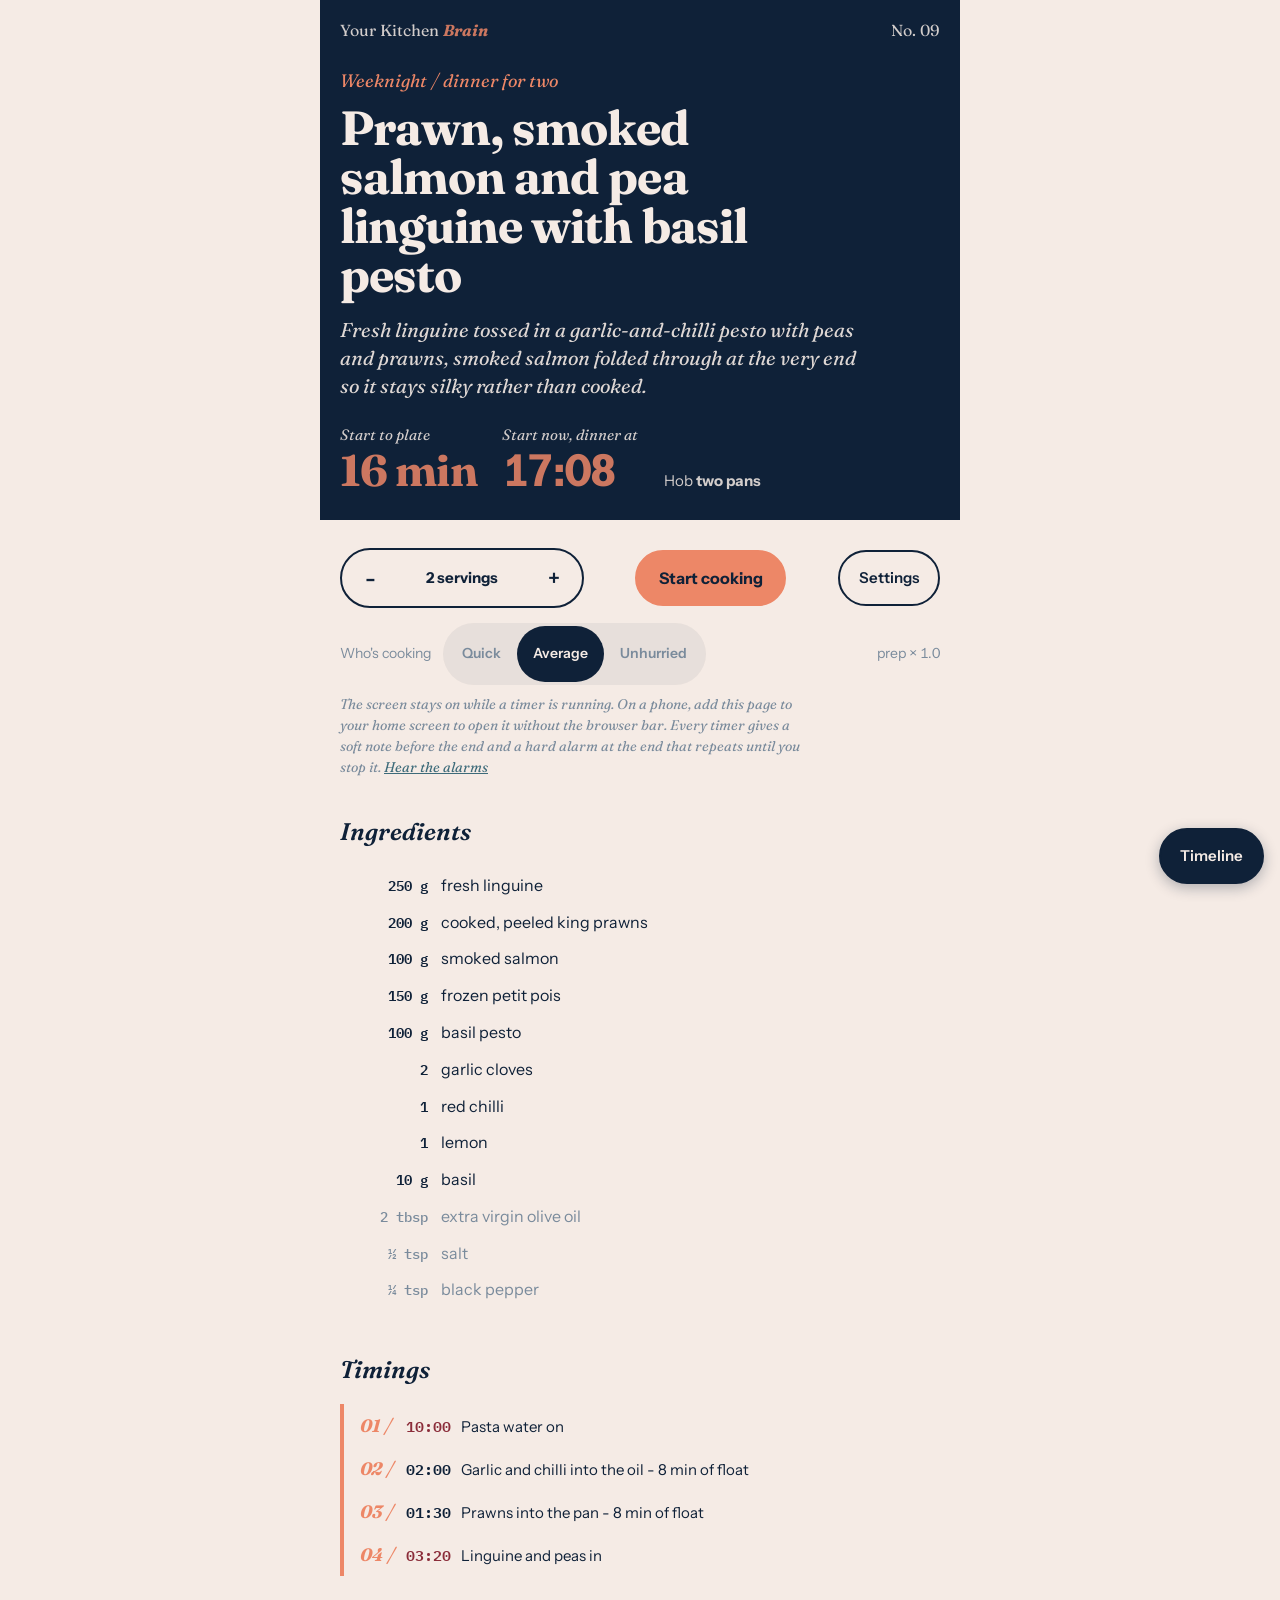
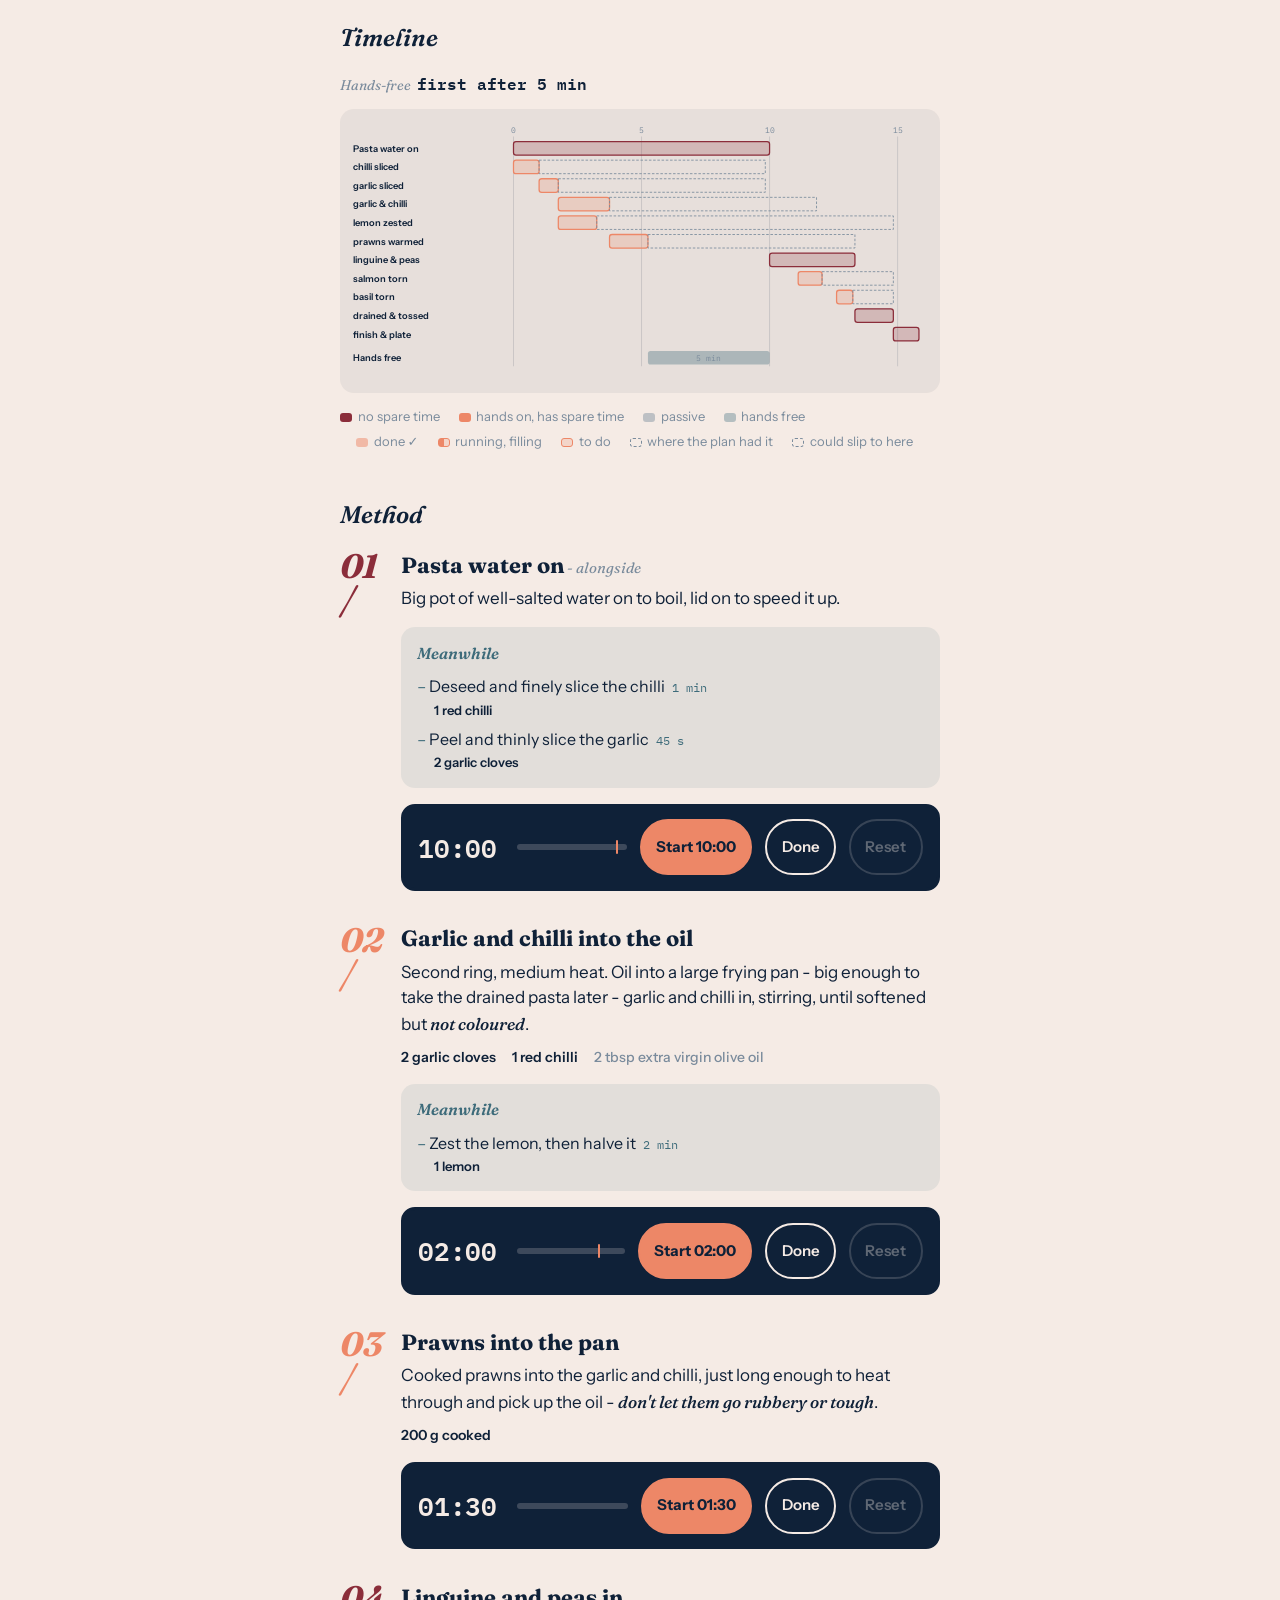
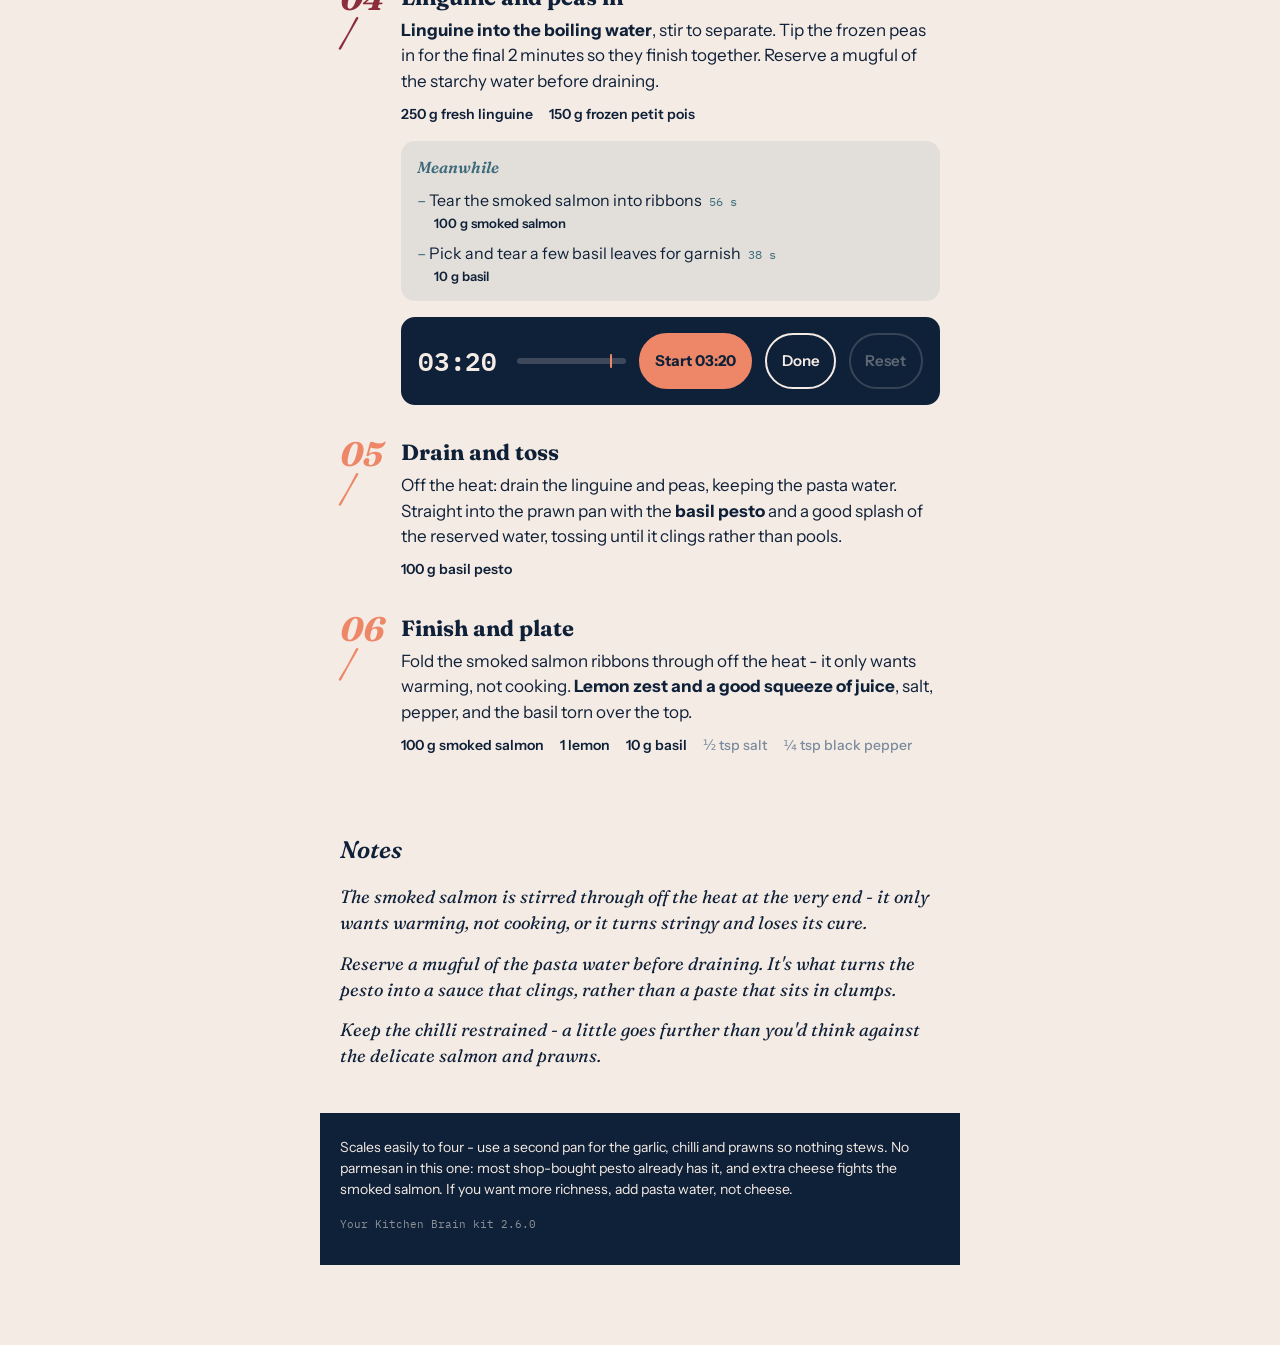
<file: prawn-smoked-salmon-pea-pesto-linguine.html>
<!DOCTYPE html>
<html lang="en-GB">
<head>
<meta charset="utf-8">
<meta name="viewport" content="width=device-width, initial-scale=1, viewport-fit=cover">
<meta name="theme-color" content="#0F2138">
<meta name="mobile-web-app-capable" content="yes">
<meta name="apple-mobile-web-app-capable" content="yes">
<meta name="apple-mobile-web-app-status-bar-style" content="default">

<title>Prawn, smoked salmon and pea linguine with basil pesto</title>


<style>
  :root{
    --navy:#0F2138; --coral:#ED8767; --teal:#3D6B7A; --cream:#F5EBE5; --wine:#8B2D3A; --slate:#7A8B9C;
    --ink:var(--navy); --paper:var(--cream); --teal-wash:rgba(61,107,122,.10); --navy-wash:rgba(15,33,56,.06);
    --display:"Fraunces",Georgia,serif; --ui:"Instrument Sans",system-ui,sans-serif; --fig:"IBM Plex Mono",ui-monospace,monospace;
    --r:14px;
  }
  *{box-sizing:border-box;margin:0;padding:0}
  html{-webkit-text-size-adjust:100%;background:var(--navy)}
  body{background:var(--paper);color:var(--ink);font-family:var(--ui);font-size:17px;line-height:1.5;min-height:100vh}
  button{font:inherit;color:inherit;background:none;border:2px solid var(--navy);border-radius:999px;padding:.6rem 1.05rem;cursor:pointer;font-family:var(--ui);font-size:15px;font-weight:600;touch-action:manipulation}
  button:focus-visible{outline:3px solid var(--coral);outline-offset:2px}
  button:disabled{opacity:.35;cursor:default}
  strong{font-weight:700}
  em{font-family:var(--display);font-style:italic;font-weight:500}
  .wrap{max-width:640px;margin:0 auto;padding:0 1.25rem 5rem}

  /* ---- hero: navy field ---- */
  .hero{background:var(--navy);color:var(--cream);margin:0 -1.25rem 1.75rem;padding:1.1rem 1.25rem 1.75rem}
  .hero .inner{max-width:640px;margin:0 auto}
  .mark{display:flex;justify-content:space-between;align-items:baseline;font-family:var(--display);font-size:16px;color:var(--cream);opacity:.85;margin-bottom:1.6rem}
  .mark b{font-weight:700;font-style:italic;color:var(--coral)}
  .mark .no{font-variant-numeric:tabular-nums}
  .kicker{font-family:var(--display);font-style:italic;font-size:18px;color:var(--coral);margin-bottom:.6rem}
  h1{font-family:var(--display);font-optical-sizing:auto;font-weight:700;font-size:clamp(34px,8.5vw,48px);line-height:1.02;letter-spacing:-.02em;max-width:15ch;color:var(--cream)}
  .lede{font-family:var(--display);font-style:italic;font-weight:400;font-size:20px;line-height:1.4;margin-top:1rem;max-width:40ch;color:var(--cream);opacity:.9}
  .meta{display:flex;gap:1.6rem;flex-wrap:wrap;align-items:flex-end;margin-top:1.5rem;font-size:15px;color:var(--cream);opacity:.85}
  .meta span:first-child{font-family:var(--display);font-style:italic;opacity:1}
  .meta span:first-child b{display:block;font-style:normal;font-size:44px;line-height:1;font-weight:700;color:var(--coral);font-variant-numeric:tabular-nums;margin-top:.15rem;letter-spacing:-.02em}
  .meta b{color:var(--cream);font-weight:700}
  .meta .plate i{font-family:var(--display);font-style:italic}
  .meta .plate b{display:block;font-size:44px;line-height:1;color:var(--coral);font-variant-numeric:tabular-nums;margin-top:.15rem;letter-spacing:-.02em}
  .cm-plate{margin-left:.8rem;font-family:var(--fig);font-style:normal;font-size:15px;color:var(--cream)}

  /* ---- controls ---- */
  .controls{display:flex;align-items:center;justify-content:space-between;gap:.75rem;flex-wrap:wrap;margin-bottom:.9rem}
  .stepper{display:flex;align-items:center;border:2px solid var(--navy);border-radius:999px;overflow:hidden}
  .stepper button{width:2.7rem;height:2.7rem;padding:0;display:grid;place-items:center;font-size:22px;border:0;border-radius:0}
  .stepper output{min-width:8rem;text-align:center;font-weight:700;font-size:15px}
  .cook{background:var(--coral);color:var(--navy);border-color:var(--coral);padding:.8rem 1.35rem;font-weight:700;font-size:16px}
  .speed{display:flex;align-items:center;gap:.75rem;flex-wrap:wrap;font-size:14px;color:var(--slate);margin-bottom:.6rem}
  .speed .opts{display:flex;background:var(--navy-wash);border-radius:999px;padding:3px}
  .speed .opts button{border:0;padding:.45rem .85rem;font-size:14px;border-radius:999px}
  .speed .opts button.on{background:var(--navy);color:var(--cream)}
  .speed .fac{margin-left:auto;font-variant-numeric:tabular-nums}
  .hint{font-family:var(--display);font-style:italic;font-size:14px;color:var(--slate);margin:0 0 2.25rem;max-width:52ch}
  .hint button.link{border:0;padding:0;font:inherit;color:var(--teal);text-decoration:underline;cursor:pointer}

  h2{font-family:var(--display);font-style:italic;font-weight:600;font-size:24px;color:var(--ink);margin:0 0 1rem}
  section{margin-bottom:2.75rem}

  /* ---- timings: coral edge ---- */
  .timings{list-style:none;font-size:15px;border-left:4px solid var(--coral);padding-left:1rem}
  .timings li{display:grid;grid-template-columns:2.4rem 1fr;gap:.5rem;padding:.5rem 0;align-items:baseline}
  .timings .n{font-family:var(--display);font-style:italic;font-weight:700;color:var(--coral);font-size:18px}
  .timings .t{font-family:var(--fig);font-weight:600;font-variant-numeric:tabular-nums;margin-right:.6rem}
  .timings li.crit .t{color:var(--wine)}
  .timings .cue{display:block;color:var(--teal);font-size:14px;margin-top:.15rem;font-family:var(--display);font-style:italic}

  /* ---- timeline ---- */
  .gantt{width:100%;overflow:hidden;font-family:var(--ui);font-size:11px;background:var(--navy-wash);border-radius:var(--r);padding:.9rem .8rem .5rem}
  .gantt svg{width:100%;height:auto;display:block}
  .gantt .lbl{fill:var(--ink);font-size:11px;font-weight:600} .gantt .grid{stroke:rgba(15,33,56,.15);stroke-width:1} .gantt .tick{fill:var(--slate);font-family:var(--fig);font-size:10px}
  .gantt .crit{fill:var(--wine)} .gantt .hands{fill:var(--coral)} .gantt .pass{fill:var(--slate);opacity:.45} .gantt .flt{fill:none;stroke:var(--slate);stroke-dasharray:3 2;stroke-width:1}
  .gantt .free{fill:var(--teal);opacity:.35} .gantt .now{stroke:var(--navy);stroke-width:2}
  .glegend{font-size:13px;color:var(--slate);margin-top:.7rem;line-height:1.9}
  .glegend .k{display:inline-block;width:12px;height:9px;margin:0 .35rem 0 1rem;vertical-align:middle;border-radius:3px}
  .glegend .k:first-child{margin-left:0}
  .glegend .k.st-done{background:var(--coral);opacity:.5} .glegend .k.st-run{background:linear-gradient(90deg,var(--coral) 55%,rgba(237,135,103,.22) 55%);border:1.5px solid var(--coral)} .glegend .k.st-todo{background:rgba(237,135,103,.22);border:1.5px solid var(--coral)} .glegend .k.ghost{border:1.5px dashed var(--slate)}
  .gantt .todo{fill-opacity:.22;stroke-width:1.5} .gantt .crit.todo{stroke:var(--wine)} .gantt .hands.todo{stroke:var(--coral)} .gantt .pass.todo{stroke:var(--slate);opacity:1}
  .gantt .done{opacity:.5} .gantt .pass.done{opacity:.3}
  .gantt .ghost{fill:none;stroke:var(--slate);stroke-width:1.5;stroke-dasharray:3 3}
  .gantt .tickmark{fill:var(--ink);font-size:12px;font-weight:700}
  .gantt .hit{fill:transparent} .gantt g.row{cursor:pointer} .gantt g.row:hover .lbl{fill:var(--wine)}
  .greads{display:flex;flex-wrap:wrap;gap:.4rem 1.6rem;margin:0 0 .8rem;font-size:14px;color:var(--slate)}
  .greads i{font-family:var(--display);font-style:italic;margin-right:.4rem} .greads b{font-family:var(--fig);color:var(--ink);font-size:16px;font-variant-numeric:tabular-nums}
  .tl-open{position:fixed;right:1rem;bottom:calc(1rem + env(safe-area-inset-bottom));z-index:6;background:var(--navy);color:var(--cream);border-color:var(--navy);box-shadow:0 4px 14px rgba(15,33,56,.3)}
  .tl-sheet{position:fixed;inset:0;z-index:20;background:var(--paper);display:flex;flex-direction:column;padding:0 0 env(safe-area-inset-bottom)}
  .tl-sheet[hidden]{display:none}
  .tl-top{display:flex;justify-content:space-between;align-items:center;gap:1rem;padding:.8rem 1rem .4rem;background:var(--paper)}
  .tl-top .greads{margin:0}
  .tl-body{flex:1;overflow:auto;padding:0 1rem} .tl-body .lbl{font-size:13px} .tl-body .tickmark{font-size:14px} .tl-body .gantt svg{width:auto}
  .tl-hint{font-family:var(--display);font-style:italic;font-size:13px;color:var(--slate);padding:.3rem 1rem 0}
  .tl-sheet .glegend{padding:0 1rem .8rem;margin:0}
  @media (orientation:landscape) and (max-height:520px){ .tl-sheet .glegend, .tl-hint{display:none} }
  .cm-btns{display:flex;gap:.5rem;flex-wrap:wrap;justify-content:flex-end}
  .glegend .k.crit{background:var(--wine)} .glegend .k.hands{background:var(--coral)} .glegend .k.pass{background:var(--slate);opacity:.45} .glegend .k.flt{border:1px dashed var(--slate)} .glegend .k.free{background:var(--teal);opacity:.35}

  /* ---- ingredients ---- */
  ul.ings{list-style:none}
  ul.ings li{display:grid;grid-template-columns:5.5rem 1fr;gap:.8rem;padding:.4rem 0;align-items:baseline;font-size:16px}
  ul.ings .q{font-family:var(--fig);font-size:14px;font-weight:600;text-align:right;white-space:nowrap;font-variant-numeric:tabular-nums;color:var(--ink)}
  ul.ings .pantry{color:var(--slate)} ul.ings .pantry .q{color:var(--slate);font-weight:500}

  /* ---- method: numerals and space, no rules ---- */
  ol.steps{list-style:none}
  ol.steps > li{display:grid;grid-template-columns:3.2rem 1fr;gap:.6rem;padding:0 0 2rem}
  ol.steps > li > div{min-width:0}   /* let the text column shrink to the screen instead of its widest item */
  ol.steps .n{font-family:var(--display);font-style:italic;font-weight:700;color:var(--coral);font-size:34px;line-height:1;padding-top:0}
  ol.steps h3{font-family:var(--display);font-weight:700;font-size:22px;line-height:1.15;margin:.2rem 0 .5rem}
  ol.steps p{max-width:58ch;font-size:17px}
  ol.steps .link{font-size:15px;color:var(--teal);margin-top:.7rem;font-style:italic;font-family:var(--display)}
  ol.steps li.crit .n{color:var(--wine)}
  ol.steps li.along h3::after{content:" - alongside";font-weight:400;font-style:italic;color:var(--slate);font-size:15px}
  ol.steps li.prep0 .n{color:var(--slate)}

  .need{display:flex;flex-wrap:wrap;gap:.2rem 1rem;margin-top:.6rem;max-width:58ch;font-size:14px;font-weight:600;color:var(--ink)}
  .need .pantry{color:var(--slate);font-weight:500}
  .need .remind{color:var(--wine);font-weight:500;font-style:italic}
  .mw li .need{text-indent:0;margin-top:.15rem;font-size:13px}
  .cm-ings span.pantry{color:var(--slate);font-weight:500} .cm-ings span.remind{color:var(--coral);font-weight:500;font-style:italic}
  /* amounts inside cooking mode's Meanwhile box sit on navy: light slate, not the page's navy ink */
  .cm-mw .need{color:var(--slate)} .cm-mw .need .pantry{color:var(--slate);opacity:.7} .cm-mw .need .remind{color:var(--coral)}
  .mw{margin-top:1rem;max-width:58ch;background:var(--teal-wash);border-radius:var(--r);padding:.85rem 1rem .7rem}
  .mw b{font-family:var(--display);font-style:italic;font-weight:600;font-size:16px;color:var(--teal);display:block;margin-bottom:.35rem}
  .mw ul{list-style:none} .mw li{padding:.22rem 0 .22rem 1.1rem;text-indent:-1.1rem;font-size:16px}
  .mw li::before{content:"\2013  ";color:var(--teal)}
  .mw li i{white-space:nowrap;font-style:normal;color:var(--teal);font-family:var(--fig);font-size:12px;margin-left:.45rem;font-variant-numeric:tabular-nums}

  /* ---- timer instrument: navy ---- */
  .st{display:grid;grid-template-columns:auto 1fr auto auto auto;align-items:center;gap:.8rem;margin-top:1rem;padding:.8rem .9rem;background:var(--navy);color:var(--cream);border-radius:var(--r);border:3px solid var(--navy)}
  .st .clock{font-family:var(--fig);font-size:26px;font-weight:600;letter-spacing:-.01em;font-variant-numeric:tabular-nums;min-width:5.4ch}
  .st .clock.warn{color:var(--coral)} .st .clock.done{color:var(--coral)}
  .st .bar{height:6px;background:rgba(245,235,229,.2);position:relative;border-radius:3px;min-width:3rem}
  .st .bar i{position:absolute;left:0;top:0;bottom:0;background:var(--coral);width:0;border-radius:3px}
  .st .bar u{position:absolute;top:-4px;bottom:-4px;width:3px;background:var(--cream);text-decoration:none;border-radius:2px}
  .st button{padding:.5rem .9rem;font-size:14px;border-color:rgba(245,235,229,.5);color:var(--cream)}
  .st button.go{background:var(--coral);border-color:var(--coral);color:var(--navy);font-weight:700}
  .st button.go.run{background:var(--cream);border-color:var(--cream);color:var(--navy)}
  .st .bar u.w{background:var(--coral);width:2px}
  .st button.go.ring{background:var(--wine);border-color:var(--wine);color:var(--cream)}
  .st.ringing{border-color:var(--wine)}
  .strip span.ring b{color:var(--wine)}
  @keyframes pulse{50%{opacity:.55}}
  @media (prefers-reduced-motion:no-preference){ .st button.go.ring,.strip span.ring b{animation:pulse 1s ease-in-out infinite} }
  li.running .st{border-color:var(--coral)}
  li.running .n{color:var(--coral)}

  .notes p{max-width:58ch;margin-bottom:.9rem;font-family:var(--display);font-style:italic;font-size:18px;line-height:1.45}
  footer{font-size:14px;color:var(--cream);background:var(--navy);margin:0 -1.25rem;padding:1.5rem 1.25rem 2rem}
  footer p,footer{max-width:none}
  footer .kv{display:block;margin-top:1rem;font-family:var(--fig);font-size:11px;opacity:.55}

  /* ---- running strip ---- */
  .strip{position:sticky;top:0;z-index:5;background:var(--coral);color:var(--navy);font-size:14px;font-weight:600;padding:.65rem 1.25rem;display:none;gap:.4rem 1.25rem;flex-wrap:wrap;font-variant-numeric:tabular-nums}
  .strip.on{display:flex}
  .strip span b{font-family:var(--fig);font-weight:700;margin-right:.45rem}
  .strip span.warn b{color:var(--wine)}
  .strip span.cue{flex-basis:100%;color:var(--navy)}
  .strip span.cue b{font-family:var(--ui)}

  /* ---- cooking mode: the stage ---- */
  .cookmode{position:fixed;inset:0;background:var(--navy);color:var(--cream);display:none;flex-direction:column;overflow:auto;z-index:10;padding-bottom:env(safe-area-inset-bottom)}
  .cookmode.on{display:flex}
  .cookmode button{border-color:rgba(245,235,229,.5);color:var(--cream)}
  .cm-top{display:flex;justify-content:space-between;align-items:center;padding:1rem 1.25rem .5rem;font-family:var(--display);font-style:italic;font-size:17px;color:var(--coral)}
  .cm-top button{font-size:14px;padding:.45rem .9rem}
  .cm-body{flex:1;padding:.5rem 1.25rem 1.5rem;max-width:640px;width:100%;margin:0 auto;display:flex;flex-direction:column}
  .cm-n{font-family:var(--display);font-style:italic;font-weight:700;color:var(--coral);font-size:30px;line-height:1;margin-bottom:.5rem}
  .cm-title{font-family:var(--display);font-weight:700;font-size:clamp(30px,7.5vw,40px);line-height:1.05;margin-bottom:1rem;letter-spacing:-.015em}
  .cm-text{font-size:19px;line-height:1.5;max-width:54ch}
  .cm-mw{margin-top:1.1rem;font-size:17px;max-width:54ch;background:rgba(245,235,229,.08);border-radius:var(--r);padding:.85rem 1rem .7rem}
  .cm-mw b{font-family:var(--display);font-style:italic;font-weight:600;font-size:16px;color:var(--coral);display:block;margin-bottom:.35rem}
  .cm-mw ul{list-style:none} .cm-mw li{padding:.22rem 0 .22rem 1.1rem;text-indent:-1.1rem} .cm-mw li::before{content:"\2013  ";color:var(--coral)}
  .cm-mw li i{font-style:normal;color:var(--slate);font-family:var(--fig);font-size:12px;margin-left:.45rem}
  .cm-ings{margin-top:1.25rem;font-size:15px;color:var(--slate);padding-top:.9rem}
  .cm-ings span{color:var(--cream);display:inline-block;margin-right:1.25rem;margin-bottom:.35rem;font-weight:600}
  .cm-timings{margin-top:1.25rem;padding-top:.9rem}
  .cm-timings h4{font-family:var(--display);font-style:italic;font-weight:600;font-size:16px;color:var(--coral);margin-bottom:.5rem}
  .cm-timings .timings{border-left-color:var(--coral)} .cm-timings .timings li.crit .t{color:var(--coral)} .cm-timings .timings .cue{color:var(--slate)}
  .cm-cue{font-size:18px;color:var(--navy);background:var(--coral);border-radius:var(--r);padding:.7rem 1rem;margin-top:1rem;font-weight:700}
  .cm-timer{margin-top:auto;padding-top:1.5rem}
  .cm-timer .st{grid-template-columns:1fr;gap:1rem;padding:1.2rem 1rem 1rem;background:rgba(245,235,229,.06);border-color:rgba(245,235,229,.25)}
  .cm-timer .st .clock{font-size:clamp(72px,22vw,120px);line-height:1;letter-spacing:-.04em;text-align:center;font-weight:600}
  .cm-timer .st .bar{height:8px}
  .cm-timer .st .row{display:grid;grid-template-columns:2fr 1fr 1fr;gap:.6rem} .cm-timer .st .row button{white-space:nowrap}
  .cm-timer .st .row button{padding:1rem 1.1rem;font-size:17px}
  .cm-timer .none{font-family:var(--display);font-style:italic;font-size:16px;color:var(--slate);text-align:center;padding:1rem 0}
  .cm-nav{display:flex;justify-content:space-between;gap:.6rem;padding:1rem 1.25rem 1.25rem;max-width:640px;width:100%;margin:0 auto}
  .cm-nav button{flex:1;padding:1.05rem;font-size:17px;font-weight:700}
  .cm-nav button.fin{background:var(--coral);color:var(--navy);border-color:var(--coral)}
  .cm-others{font-size:15px;color:var(--slate);margin-top:1.25rem;font-variant-numeric:tabular-nums}
  .cm-others .lbl{font-family:var(--display);font-style:italic;color:var(--coral);margin-bottom:.3rem}
  .cm-others .row{display:grid;grid-template-columns:4.6rem 1fr;gap:.6rem;padding:.45rem 0;cursor:pointer;color:var(--cream)}
  .cm-others .row b{font-family:var(--fig);font-weight:700}
  .cm-wake{font-family:var(--display);font-style:italic;font-size:14px;color:var(--slate);margin-top:1rem}

  @media (prefers-reduced-motion:no-preference){ .st .bar i{transition:width .5s linear} }
  @media (max-width:420px){ ul.ings li{grid-template-columns:4.8rem 1fr} ol.steps > li{grid-template-columns:2.7rem 1fr} ol.steps .n{font-size:30px} }
  /* ---- controls for wet, floury hands (plan Phase 3) ----
     Every control at least 56 px tall, cooking mode's main actions 72 px, 12 px or more between neighbours.
     A visible press, and a short buzz where the phone can. Reset needs a press-and-hold. */
  button{min-height:56px;padding:.7rem 1.2rem}
  button.link{min-height:0;padding:0}
  .stepper button{width:56px;height:56px;min-height:56px}
  .speed .opts button{min-height:56px;padding:.6rem 1rem}
  .st button{min-height:56px;font-size:15px}
  .cm-top{flex-direction:column;align-items:stretch;gap:.6rem}
  .cm-btns{display:flex;justify-content:space-between;gap:.75rem} .cm-right{display:flex;gap:.75rem}
  .cm-top button{min-height:56px;font-size:15px;padding:.6rem 1.1rem} #cmFull{min-width:56px;padding:0;font-size:22px;font-style:normal}
  .cm-mw li .need{text-indent:0;margin-top:.15rem;font-size:14px}
  .cm-timer .st .row{gap:.75rem} .cm-timer .st .row button{min-height:72px;font-size:18px;padding:.5rem .6rem}
  .cm-nav{display:grid;grid-template-columns:minmax(6rem,1fr) 3fr;gap:.75rem}
  .cm-nav button{min-height:72px;font-size:19px}
  .cm-others .row{min-height:56px;align-items:center}
  .tl-open{min-height:56px}
  button:active:not(:disabled){filter:brightness(.88)}
  @media (prefers-reduced-motion:no-preference){ button{transition:transform .06s,filter .06s} button:active:not(:disabled){transform:translateY(2px) scale(.98)} }
  button.hold{-webkit-touch-callout:none;user-select:none;-webkit-user-select:none}
  button.holding{color:var(--cream);background:linear-gradient(var(--wine),var(--wine)) left/0% 100% no-repeat;animation:holdfill .8s linear forwards}
  @keyframes holdfill{to{background-size:100% 100%}}
  @media (max-width:420px){ #read .st{grid-template-columns:1fr auto auto;grid-template-areas:"clock bar bar" "go fin reset"} #read .st .clock{grid-area:clock} #read .st .bar{grid-area:bar} #read .st .go{grid-area:go} #read .st .fin-btn{grid-area:fin} #read .st .reset-btn{grid-area:reset} }
  .st button.fin-btn{border-color:var(--cream);color:var(--cream)} .st button.go.undo{background:var(--cream);border-color:var(--cream);color:var(--navy)}
  .cm-cue:empty{display:none}
  /* alert levels: urgent takes the whole screen; heads-up and soft are banners that clear themselves */
  .alarm-over{position:fixed;inset:0;z-index:50;display:flex;flex-direction:column;justify-content:center;align-items:flex-start;gap:1rem;
    padding:2rem 1.5rem calc(2rem + env(safe-area-inset-bottom));border:0;border-radius:0;background:var(--wine);color:var(--cream);text-align:left;cursor:pointer}
  .alarm-over[hidden]{display:none}
  .alarm-over .ao-k{font-family:var(--display);font-style:italic;font-size:22px;opacity:.85}
  .alarm-over .ao-title{font-family:var(--display);font-weight:700;font-size:clamp(34px,9vw,52px);line-height:1.05}
  .alarm-over .ao-note{font-size:19px;line-height:1.45;max-width:30ch}
  .alarm-over .ao-tap{margin-top:1.5rem;font-weight:700;font-size:18px;border:2px solid var(--cream);border-radius:999px;padding:.9rem 1.4rem}
  @media (prefers-reduced-motion:no-preference){ .alarm-over .ao-tap{animation:pulse 1s ease-in-out infinite} }
  .strip span.cue.lvl-soft{font-weight:500}
  .cm-cue.lvl-soft{background:rgba(245,235,229,.12);color:var(--cream);font-weight:500}
  .set-sheet{z-index:30} .set-sheet h2{margin:0} .set-sheet .tl-body{padding:1rem 1.25rem 2rem}
  #cmSet{min-width:56px;padding:0;font-size:22px;font-style:normal}
  .cm-auto{margin-top:1rem;padding:.8rem 1rem;border-radius:var(--r);background:var(--coral);color:var(--navy);font-weight:700;font-size:18px;display:flex;flex-direction:column;gap:.7rem}
  .cm-auto[hidden]{display:none}
  .cm-auto-btns{display:grid;grid-template-columns:1fr 1fr;gap:.75rem}
  .cookmode .cm-auto button{border-color:var(--navy);color:var(--navy);min-height:56px} .cookmode .cm-auto button#cmAutoNow{background:var(--navy);color:var(--cream)}
</style>
<link rel="stylesheet" href="fonts/fonts.css"><link rel="manifest" href="manifest.webmanifest"><link rel="icon" href="icon.svg" type="image/svg+xml"><link rel="apple-touch-icon" href="icon-180.png"></head>
<body>
<div class="strip" id="strip" aria-live="polite"></div>
<button type="button" class="alarm-over" id="alarmOver" hidden aria-live="assertive"><span class="ao-k">Time's up</span><span class="ao-title" id="aoTitle"></span><span class="ao-note" id="aoNote"></span><span class="ao-tap">Tap anywhere to stop the alarm</span></button>
<div class="wrap" id="read">
  <div class="hero"><div class="inner">
  <div class="mark"><span>Your Kitchen <b>Brain</b></span><span class="no">No. 09</span></div>
  <header>
    <div class="kicker">Weeknight  /  dinner for two</div>
    <h1>Prawn, smoked salmon and pea linguine with basil pesto</h1>
    <p class="lede">Fresh linguine tossed in a garlic-and-chilli pesto with peas and prawns, smoked salmon folded through at the very end so it stays silky rather than cooked.</p>
    <div class="meta"><span>Start to plate<b id="total"></b></span><span class="plate"><i id="plateLbl"></i><b id="plate"></b></span>
      <span>Hob <b>two pans</b></span>
      </div>
  </header>
  </div></div>

  <div class="controls">
    <div class="stepper" aria-label="Servings">
      <button type="button" id="dec" aria-label="Fewer servings">-</button>
      <output id="srv" aria-live="polite"></output>
      <button type="button" id="inc" aria-label="More servings">+</button>
    </div>
    <button type="button" class="cook" id="startCook">Start cooking</button>
    <button type="button" id="setOpen">Settings</button>
  </div>
  <div class="speed" aria-label="Cook speed">
    <span class="lbl">Who's cooking</span>
    <div class="opts" id="speedOpts"></div>
    <span class="fac" id="speedFac"></span>
  </div>
  <p class="hint">The screen stays on while a timer is running. On a phone, add this page to your home screen to open it without the browser bar. Every timer gives a soft note before the end and a hard alarm at the end that repeats until you stop it. <button type="button" class="link" id="hear">Hear the alarms</button> <button type="button" class="link" id="endCook" hidden>Start over</button></p>

  <section>
    <h2>Ingredients</h2>
    <ul class="ings" id="ings"></ul>
  </section>

  <section>
    <h2>Timings</h2>
    <ul class="timings" id="timings"></ul>
  </section>

  <section>
    <h2>Timeline</h2>
    <div class="greads"><span><i>Hands-free</i><b id="gFree"></b></span><span hidden><i>Spare time</i><b id="gSpare"></b></span></div>
    <div id="gantt"></div>
    <p class="glegend"><span class="k crit"></span>no spare time <span class="k hands"></span>hands on, has spare time <span class="k pass"></span>passive <span class="k free"></span>hands free<br><span class="k st-done"></span>done ✓ <span class="k st-run"></span>running, filling <span class="k st-todo"></span>to do <span class="k ghost"></span>where the plan had it <span class="k flt"></span>could slip to here</p>
  </section>

  <section>
    <h2>Method</h2>
    <ol class="steps" id="steps"></ol>
  </section>

  <section class="notes">
    <h2>Notes</h2>
    <p>The smoked salmon is stirred through off the heat at the very end - it only wants warming, not cooking, or it turns stringy and loses its cure.</p>
    <p>Reserve a mugful of the pasta water before draining. It&#x27;s what turns the pesto into a sauce that clings, rather than a paste that sits in clumps.</p>
    <p>Keep the chilli restrained - a little goes further than you&#x27;d think against the delicate salmon and prawns.</p>
  </section>


  <footer>Scales easily to four - use a second pan for the garlic, chilli and prawns so nothing stews. No parmesan in this one: most shop-bought pesto already has it, and extra cheese fights the smoked salmon. If you want more richness, add pasta water, not cheese.<span class="kv">Your Kitchen Brain kit 2.6.0</span></footer>
</div>

<button type="button" class="tl-open" id="tlOpen">Timeline</button>
<div class="tl-sheet" id="tl" role="dialog" aria-modal="true" aria-label="Timeline" hidden>
  <div class="tl-top"><div class="greads"><span><i>Dinner at</i><b id="tlPlate"></b></span><span><i>Hands-free</i><b id="tlFree"></b></span><span hidden><i>Spare time</i><b id="tlSpare"></b></span></div>
    <button type="button" id="tlClose">Close</button></div>
  <div class="tl-body" id="tlBody"></div>
  <p class="tl-hint">Tap a row to go to that step.</p>
  <p class="glegend"><span class="k crit"></span>no spare time <span class="k hands"></span>hands on, has spare time <span class="k pass"></span>passive <span class="k free"></span>hands free<br><span class="k st-done"></span>done ✓ <span class="k st-run"></span>running, filling <span class="k st-todo"></span>to do <span class="k ghost"></span>where the plan had it <span class="k flt"></span>could slip to here</p>
</div>

<div class="tl-sheet set-sheet" id="set" role="dialog" aria-modal="true" aria-label="Settings" hidden>
  <div class="tl-top"><h2>Settings</h2><button type="button" id="setClose">Close</button></div>
  <div class="tl-body" id="setBody"></div>
</div>

<div class="cookmode" id="cm" role="dialog" aria-modal="true" aria-label="Cooking mode">
  <div class="cm-top">
    <span class="cm-btns"><button type="button" id="cmTl">Timeline</button><span class="cm-right"><button type="button" id="cmSet" aria-label="Settings" title="Settings">⚙</button><button type="button" id="cmFull" hidden aria-label="Full screen" title="Full screen">⤢</button><button type="button" id="cmClose">Close</button></span></span>
    <span class="cm-prog"><span id="cmProg"></span><span id="cmPlate" class="cm-plate"></span></span>
  </div>
  <div class="cm-body">
    <div class="cm-n" id="cmN"></div>
    <div class="cm-title" id="cmTitle"></div>
    <div class="cm-text" id="cmText"></div>
    <div id="cmMw"></div>
    <div class="cm-ings" id="cmIngs"></div>
    <div class="cm-timings" id="cmTimings" hidden></div>
    <div class="cm-cue" id="cmCue"></div>
    <div class="cm-auto" id="cmAuto" hidden><span id="cmAutoText"></span><span class="cm-auto-btns"><button type="button" id="cmAutoNow">Start now</button><button type="button" id="cmAutoNo">Not yet</button></span></div>
    <div class="cm-timer" id="cmTimer"></div>
    <div class="cm-others" id="cmOthers"></div>
    <div class="cm-wake" id="cmWake"></div>
  </div>
  <video id="keepawake" playsinline muted loop width="16" height="16" style="position:fixed;left:-9999px;top:0;opacity:0.01;pointer-events:none" aria-hidden="true"><source src="[data-uri]" type="video/mp4"><source src="[data-uri]" type="video/webm"></video>
  <div class="cm-nav">
    <button type="button" id="cmPrev">Back</button>
    <button type="button" id="cmNext">Next step</button>
  </div>
</div>

<script>
// Resource-constrained critical-path scheduler for recipes.
// Pure function of (recipe, speed) -> plan. No DOM. Shared by the page and by tests.
//
// Activities = steps (heat, timed or not) + tasks (hands-on prep).
//   id, secs, deps: [{id, lag?}], needs: {hands, ring, oven, griddle, ...}
//   steps: hands = 1 - attention (how much of a cook the step occupies)
//   tasks: hands = 1, secs scaled by speed
//   passive: true  -> a step that occupies equipment but no hands (preheat, water boiling)
// Capacity from recipe.kit, default {hands:1, ring:2, oven:1, griddle:1}
(function(root){
function plan(R, speed, opts){
  // opts (all optional, used mid-cook by reschedule.js; without them the plan is exactly as before):
  //   pinned:    {id: {start, end}}  what has really happened - placed first, never moved
  //   notBefore: {id: secs}          earliest start for an activity (now, or its original planned start)
  //   shorten:   {id: secs}          prep the cook is assumed to do faster, to catch up
  //   durations: {id: secs}          hold a task at this length instead of re-working its stretch, so a
  //                                  projection keeps the lengths the cook was shown (placement order differs)
  opts = opts || {}; const pin = opts.pinned || {}, notBefore = opts.notBefore || {}, shorten = opts.shorten || {}, fixedDur = opts.durations || {};
  const kit = Object.assign({ring:3, oven:1, griddle:1, microwave:1, slack:90, prepAhead:900}, R.kit||{});
  const acts = [];
  R.steps.forEach((s,i)=>{
    const dur = s.secs || (s.handsSecs||45);          // untimed steps are short hands-on work
    const needs = Object.assign({}, s.needs||{});
    if (needs.hands===undefined) needs.hands = s.passive ? 0 : (s.secs ? 1-(s.attention??1) : 1);
    acts.push({id:s.id, kind:"step", idx:i, dur, needs, deps:s.deps||[], ref:s});
  });
  (R.tasks||[]).forEach((t,i)=>{
    const needs = Object.assign({hands:1}, t.needs||{});
    acts.push({id:t.id, kind:"task", idx:i, dur:Math.max(1, Math.round(t.secs*speed) - (shorten[t.id]||0)), needs, deps:t.deps||[], ref:t});
  });
  for (const a of acts) if (pin[a.id]) a.dur = Math.max(0, pin[a.id].end - pin[a.id].start);
  const byId = Object.fromEntries(acts.map(a=>[a.id,a]));
  for (const a of acts) for (const d of a.deps) if(!byId[d.id]) throw new Error(a.id+" depends on unknown "+d.id);

  // ---- unconstrained CPM: earliest start (forward), latest start (backward) ----
  const order = topo(acts, byId);
  for (const a of order){ a.es = 0; for (const d of a.deps) a.es = Math.max(a.es, byId[d.id].ef + (d.lag||0)); a.ef = a.es + a.dur; }
  const horizon = Math.max(...acts.map(a=>a.ef));
  const succ = {}; acts.forEach(a=>succ[a.id]=[]); acts.forEach(a=>a.deps.forEach(d=>succ[d.id].push({a, lag:d.lag||0})));
  for (const a of order.slice().reverse()){ a.lf = horizon; for (const s of succ[a.id]) a.lf = Math.min(a.lf, s.a.ls - s.lag); a.ls = a.lf - a.dur; }

  // ---- serial schedule generation: place by latest-start priority, earliest feasible time ----
  // Hands model: steps carry hands = 1-attention (a stir-constantly step is 1, a simmer is 0).
  // Steps may not overlap beyond 1 hand in total. A task needs a whole cook, so it can't overlap
  // another task, and while it runs alongside steps using h hands it stretches by 1/(1-h).
  const pri = order.slice().sort((x,y)=> (x.ls-y.ls) || (x.ef-y.ef) || (x.kind===y.kind ? x.idx-y.idx : (x.kind==="step"?-1:1)));
  const placed = [];
  for (const a of acts) if (pin[a.id]) { a.pinned = true; a.start = pin[a.id].start; a.end = pin[a.id].end; a.durSched = a.end - a.start; placed.push(a); }
  const over = (t0,t1,f) => placed.filter(p=>f(p) && p.start<t1 && p.end>t0);
  const stepHandsAt = (x) => over(x,x+1e-9,p=>p.kind==="step").reduce((s,p)=>s+(p.needs.hands||0),0);
  const equipOk = (a,t,dur) => {
    for (const key of Object.keys(a.needs)){ if(key==="hands"||!a.needs[key]) continue;
      const cap = kit[key] ?? 1; const pts=[t, ...placed.filter(p=>p.start>t&&p.start<t+dur).map(p=>p.start)];
      for (const x of pts){ const load=over(x,x+1e-9,p=>p.needs[key]).reduce((s,p)=>s+p.needs[key],0); if(load+a.needs[key]>cap+1e-9) return false; } }
    return true;
  };
  const tryPlace = (a,t) => {
    if (a.kind==="step"){
      if(!equipOk(a,t,a.dur)) return null;
      const pts=[t, ...placed.filter(p=>p.kind==="step"&&p.start>t&&p.start<t+a.dur).map(p=>p.start)];
      for (const x of pts) if (stepHandsAt(x)+(a.needs.hands||0) > 1+1e-9) return null;
      return a.dur;
    }
    // task: no other task may overlap; stretch by the hands the running steps take
    if (fixedDur[a.id] != null) { const d = Math.max(1, fixedDur[a.id] - (shorten[a.id]||0));
      if (over(t,t+d,p=>p.kind==="task").length || !equipOk(a,t,d)) return null; return d; }
    let dur=a.dur, end=t+dur, guard=0;
    while(guard++<8){ if(over(t,end,p=>p.kind==="task").length) return null;
      const pts=[t, ...placed.filter(p=>p.kind==="step"&&p.start>t&&p.start<end).map(p=>p.start)];
      let h=0; for(const x of pts) h=Math.max(h, stepHandsAt(x)); if(h>=1-1e-9) return null;
      const d2=Math.round(a.dur/(1-h)); if(Math.abs(d2-dur)<1) { dur=d2; break; } dur=d2; end=t+dur; }
    if(!equipOk(a,t,dur)) return null;
    return dur;
  };
  for (const a of pri){ if (a.pinned) continue;
    let t = notBefore[a.id] || 0; for (const d of a.deps) t = Math.max(t, byId[d.id].end + (d.lag||0));
    const cands = [...new Set([t, ...placed.flatMap(p=>[p.start,p.end]).filter(e=>e>t)])].sort((x,y)=>x-y);
    let dur=null; for (const c of cands){ dur=tryPlace(a,c); if(dur!==null){ a.start=c; break; } }
    if(dur===null){ a.start = Math.max(t, ...placed.map(p=>p.end)); dur=a.dur; }
    a.end = a.start + dur; a.durSched = dur; placed.push(a);
  }
  // ---- right-shift pass: activities marked fresh (must be eaten soon after) move as late as feasible ----
  const succ2 = {}; acts.forEach(a=>succ2[a.id]=[]); acts.forEach(a=>a.deps.forEach(d=>succ2[d.id].push({a, lag:d.lag||0})));
  // fresh things keep `slack` seconds in hand; other prep with a long wait ahead of it is pulled to within `prepAhead`
  // of when it's needed, so a cabbage isn't shredded three hours before a roast comes out
  const fresh = placed.filter(a=>!a.pinned).filter(a=>a.ref.fresh || (a.kind==="task" && !a.ref.early)).sort((x,y)=>y.start-x.start);
  for (const a of fresh){
    const margin = a.ref.fresh ? (kit.slack ?? 90) : (kit.prepAhead ?? 900);
    const latest = Math.min(...succ2[a.id].map(s=>s.a.start - s.lag)) - a.durSched - margin;
    if (!isFinite(latest) || latest<=a.start) continue;
    const i = placed.indexOf(a); placed.splice(i,1);
    const cands=[latest, ...placed.flatMap(p=>[p.start,p.end,p.start-a.durSched]).filter(e=>e<latest&&e>a.start)].sort((x,y)=>y-x);   // p.start-dur: finish just as the next thing begins
    let done=false; for (const c of cands){ const d=tryPlace(a,c); if(d!==null && c+d<=latest+a.durSched+1e-9){ a.start=c; a.end=c+d; a.durSched=d; done=true; break; } }
    placed.push(a);
  }
  const makespan = Math.max(...acts.map(a=>a.end));
  // Float = spare time before the meal is late (total float), from a backward pass over the scheduled
  // timeline: each activity may end as late as its successors' latest starts allow, the last ones at
  // makespan. freeFloat (gap to the next activity's scheduled start) is kept for reference.
  // Approximation: shifting an activity by its float is not re-checked against equipment or hands.
  for (const a of order.slice().reverse()){
    a.lateEnd = makespan; for (const s of succ[a.id]) a.lateEnd = Math.min(a.lateEnd, s.a.lateStart - s.lag);
    a.lateStart = a.lateEnd - a.durSched;
    a.freeFloat = Math.max(0, Math.min(makespan, ...succ[a.id].map(s=>s.a.start - s.lag)) - a.end);
    a.float = Math.max(0, a.lateEnd - a.end); a.critical = a.float < 1;
  }
  return {acts, byId, makespan, kit};
}
function topo(acts, byId){
  const seen=new Set(), out=[];
  const visit=(a,stack)=>{ if(seen.has(a.id)) return; if(stack.has(a.id)) throw new Error("cycle at "+a.id); stack.add(a.id); a.deps.forEach(d=>visit(byId[d.id],stack)); stack.delete(a.id); seen.add(a.id); out.push(a); };
  acts.forEach(a=>visit(a,new Set())); return out;
}
// Derived views for the page
function views(P, R){
  const steps = P.acts.filter(a=>a.kind==="step").sort((x,y)=>x.start-y.start || x.idx-y.idx);
  const tasks = P.acts.filter(a=>a.kind==="task").sort((x,y)=>x.start-y.start || x.idx-y.idx);
  // "Before the heat" = before anything at all is running, oven included. Once any step is on,
  // a task belongs to the step it runs during: the latest-starting timed step covering it,
  // preferring one that leaves the hands free; failing that, the next hands-on step.
  const firstStart = Math.min(...steps.map(s=>s.start));
  const before=[]; const inside = Object.fromEntries(steps.map(s=>[s.id,[]]));
  for (const t of tasks){
    if (t.start < firstStart - 1e-9){ before.push(t); continue; }
    const covering = steps.filter(s=>s.ref.secs && s.start<=t.start+1e-9 && s.end>t.start);
    let host = covering.filter(s=>!s.ref.passive).sort((x,y)=>y.start-x.start)[0]
            || covering.sort((x,y)=>y.start-x.start)[0]
            || steps.filter(s=>!s.ref.passive && s.start>=t.start).sort((x,y)=>x.start-y.start)[0]
            || steps.filter(s=>!s.ref.passive && s.start<t.start).sort((x,y)=>y.start-x.start)[0];
    if (host) inside[host.id].push(t); else before.push(t);
  }
  // cues: a timed step that starts while another timed step is running, and is not simply "next" after a timer that just ended
  const cues = {};
  for (const s of steps){ if(!s.ref.secs || s.ref.passive) continue;
    if (s.deps.some(d=>{ const p=P.byId[d.id]; return p.kind==="step" && p.ref.secs && (d.lag||0)>=0 && s.start - (p.end+(d.lag||0)) < 180 && s.start >= p.end+(d.lag||0)-5; })) continue;   // follows that timer, give or take a short task
    const running = steps.filter(r=>r!==s && r.ref.secs && !r.ref.passive && r.start<s.start && r.end>s.start+30);
    if (!running.length) continue;
    const r = running.sort((x,y)=>(y.end-y.start)-(x.end-x.start))[0];
    const rem = Math.round(r.end - s.start); if (rem > (r.end-r.start) - 60) continue;   // starts together with r - no cue needed
    cues[s.id] = {ref:r.id, remaining:rem, buffer: s.ref.buffer ?? 45};
  }
  return {steps, tasks, before, inside, cues, firstStart};
}
root.RecipePlan = {plan, views};
})(typeof window!=="undefined" ? window : globalThis);

</script>
<script>
// Re-planning mid-cook. Pure: (recipe, speed, the plan at the start, what has happened, now) -> projected plan.
// No DOM, no clock, no storage: the page passes everything in, so Node tests can drive it.
// Rules: KITCHEN_BRAIN_PLAN.md section 3 with the amendments in section 0.
//
// session.acts: {id: {start, end, state}} in seconds since cooking started (the first timer).
//   state "done": start and end are fact. "running" / "paused": start is fact, end is the projected finish.
// What counts as late: a timed step whose timer has not started by its planned time. Prep and untimed
// steps have no button, so they are assumed on track until a step that needs them starts; at that moment
// they are known to have finished (the inference rule).
(function(root){
const ELASTICITY = 0.5;    // share of a delay the meal slides by; the rest the cook is assumed to claw back
const TOL_FRAC = 0.10;     // a late start within 10% of the step's length is overlooked...
const TOL_CAP = 60;        // ...but never more than 60 s
const LEDGER = 60;         // once overlooked seconds add up past this, they all count again
const COMPRESS = 0.20;     // the most any one prep task can be hurried

// The plan's section 3 formula for one delay, kept as the expected answer for tests and as documentation.
function elastic(d, T, F){
  const tolerance = Math.min(TOL_FRAC*T, TOL_CAP), excess = Math.max(0, d-tolerance);
  const eaten = Math.min(excess, F), residual = excess-eaten, slide = ELASTICITY*residual;
  return {tolerance, excess, eaten, residual, slide, catchUp: residual-slide};
}

function reschedule(R, speed, base, session, now){
  const RP = root.RecipePlan, facts = session.acts || {}, pinned = {};
  const deps = id => (R.steps.find(s=>s.id===id) || (R.tasks||[]).find(t=>t.id===id) || {}).deps || [];
  // A step can't start until what it waits for has finished: a timer still 'running' when something that
  // needs it has started is over, at that start. (Not for lag<0 links, which are meant to overlap.)
  const closedAt = {};
  for (const [id, s] of Object.entries(facts)) for (const d of deps(id)) if ((d.lag||0) >= 0)
    closedAt[d.id] = Math.min(closedAt[d.id] ?? Infinity, s.start);
  for (const [id, s] of Object.entries(facts)) {
    if (s.state==="done") pinned[id] = {start: s.start, end: s.end};
    else if (closedAt[id] != null) pinned[id] = {start: s.start, end: Math.max(s.start, closedAt[id])};
    else pinned[id] = {start: s.start, end: Math.max(s.end, now)}; }
  // Inference: anything a started activity depends on has finished by the time it started.
  const infer = (id, by) => { for (const d of deps(id)) { if (pinned[d.id]) continue;
    const b = base.byId[d.id], end = Math.min(b.end, by), start = Math.min(b.start, end - b.durSched);
    pinned[d.id] = {start, end, inferred: true}; infer(d.id, start); } };
  for (const id of Object.keys(facts)) infer(id, facts[id].start);
  // Nothing moves earlier than planned (early time is banked); a timer not yet started can't start in the past.
  const notBefore = {};
  for (const a of base.acts) if (!pinned[a.id]) notBefore[a.id] = (a.kind==="step" && a.ref.secs) ? Math.max(a.start, now) : a.start;

  // Prep keeps the length the cook was shown: the scheduler stretches a task that overlaps hands-on work,
  // and with pinned steps placed first that stretch can differ from the plan's for no real reason.
  const durations = {}; for (const a of base.acts) if (a.kind==="task" && !pinned[a.id]) durations[a.id] = a.durSched;
  const raw = RP.plan(R, speed, {pinned, notBefore, durations});
  const rawSlide = Math.max(0, raw.makespan - base.makespan);
  // Overlooked drift. A timer's own delay is measured from when it could have started (its planned time, or
  // later if what it waits for ran late), so delays inherited down a chain are not counted twice. Only the
  // part beyond the step's spare time touches dinner, and up to the step's tolerance of that is forgiven.
  let ledger = 0;
  for (const [id, s] of Object.entries(facts)) { const b = base.byId[id];
    if (!b || b.kind!=="step" || !b.ref.secs) continue;
    let due = b.start; for (const d of b.deps) due = Math.max(due, raw.byId[d.id].end + (d.lag||0));
    const own = Math.max(0, s.start - due);
    ledger += Math.min(Math.min(TOL_FRAC*b.dur, TOL_CAP), Math.max(0, own - b.float)); }
  const excused = ledger > LEDGER ? 0 : ledger;
  const residual = Math.max(0, rawSlide - excused);
  // Catch-up only from prep still ahead on the critical path; heat can't be hurried, prep with spare time doesn't help.
  const ahead = raw.acts.filter(a=>a.kind==="task" && !a.pinned && a.start >= now && a.critical);
  const capacity = ahead.reduce((s,a)=>s + COMPRESS*a.durSched, 0), want = residual*(1-ELASTICITY);
  let proj = raw;
  if (want > 0 && capacity > 0) { const share = Math.min(1, want/capacity), shorten = {};
    for (const a of ahead) shorten[a.id] = Math.round(COMPRESS*a.durSched*share);
    proj = RP.plan(R, speed, {pinned, notBefore, durations, shorten}); }
  const slide = Math.max(0, proj.makespan - base.makespan - excused);
  return {plan: proj, raw, plateUp: base.makespan + slide, slide, ledger, excused,
          catchUp: raw.makespan - proj.makespan, pinned};
}

root.RecipeSession = {reschedule, elastic, ELASTICITY, TOL_FRAC, TOL_CAP, LEDGER, COMPRESS};
})(typeof window!=="undefined" ? window : globalThis);

</script>
<script>
const SLUG = "prawn-smoked-salmon-pea-pesto-linguine";
const BASE = 2;
const ING = [{"id": "0001", "name": "fresh linguine", "amt": 250, "unit": "g"}, {"id": "0002", "name": "cooked, peeled king prawns", "amt": 200, "unit": "g"}, {"id": "0003", "name": "smoked salmon", "amt": 100, "unit": "g"}, {"id": "0004", "name": "frozen petit pois", "amt": 150, "unit": "g"}, {"id": "0005", "name": "basil pesto", "amt": 100, "unit": "g"}, {"id": "0006", "name": "garlic cloves", "amt": 2, "unit": ""}, {"id": "0007", "name": "red chilli", "amt": 1, "unit": ""}, {"id": "0008", "name": "lemon", "amt": 1, "unit": ""}, {"id": "0009", "name": "basil", "amt": 10, "unit": "g"}, {"id": "0010", "name": "extra virgin olive oil", "amt": 2, "unit": "tbsp", "pantry": true}, {"id": "0011", "name": "salt", "amt": 0.5, "unit": "tsp", "pantry": true}, {"id": "0012", "name": "black pepper", "amt": 0.25, "unit": "tsp", "pantry": true}];
const STEPS = [{"id": "boil", "title": "Pasta water on", "passive": true, "secs": 600, "needs": {"ring": 1}, "deps": [], "uses": [], "text": "Big pot of well-salted water on to boil, lid on to speed it up."}, {"id": "sauce", "title": "Garlic and chilli into the oil", "label": "garlic & chilli", "secs": 120, "attention": 0.5, "needs": {"ring": 1}, "deps": [{"id": "t-garlic"}, {"id": "t-chilli"}], "uses": ["0006", "0007", "0010"], "text": "Second ring, medium heat. Oil into a large frying pan - big enough to take the drained pasta later - garlic and chilli in, stirring, until softened but *not coloured*."}, {"id": "pasta", "title": "Linguine and peas in", "label": "linguine & peas", "secs": 200, "attention": 0.8, "needs": {"ring": 1}, "deps": [{"id": "boil"}], "uses": ["0001", "0004"], "text": "**Linguine into the boiling water**, stir to separate. Tip the frozen peas in for the final 2 minutes so they finish together. Reserve a mugful of the starchy water before draining."}, {"id": "prawns", "title": "Prawns into the pan", "label": "prawns warmed", "secs": 90, "attention": 0.7, "needs": {"ring": 1}, "deps": [{"id": "sauce"}], "uses": ["0002"], "text": "Cooked prawns into the garlic and chilli, just long enough to heat through and pick up the oil - *don't let them go rubbery or tough*."}, {"id": "combine", "title": "Drain and toss", "label": "drained & tossed", "secs": null, "handsSecs": 90, "deps": [{"id": "pasta"}, {"id": "prawns"}], "uses": ["0005"], "text": "Off the heat: drain the linguine and peas, keeping the pasta water. Straight into the prawn pan with the **basil pesto** and a good splash of the reserved water, tossing until it clings rather than pools."}, {"id": "finish", "title": "Finish and plate", "label": "finish & plate", "secs": null, "handsSecs": 60, "deps": [{"id": "combine"}, {"id": "t-lemon"}, {"id": "t-salmon"}, {"id": "t-basil"}], "uses": ["0003", "0008", "0009", "0011", "0012"], "text": "Fold the smoked salmon ribbons through off the heat - it only wants warming, not cooking. **Lemon zest and a good squeeze of juice**, salt, pepper, and the basil torn over the top."}];
const TASKS = [{"id": "t-garlic", "label": "garlic sliced", "text": "Peel and thinly slice the garlic", "secs": 45, "deps": [], "uses": ["0006"]}, {"id": "t-chilli", "label": "chilli sliced", "text": "Deseed and finely slice the chilli", "secs": 60, "deps": [], "fresh": true, "uses": ["0007"]}, {"id": "t-lemon", "label": "lemon zested", "text": "Zest the lemon, then halve it", "secs": 45, "deps": [], "uses": ["0008"]}, {"id": "t-salmon", "label": "salmon torn", "text": "Tear the smoked salmon into ribbons", "secs": 45, "deps": [], "fresh": true, "uses": ["0003"]}, {"id": "t-basil", "label": "basil torn", "text": "Pick and tear a few basil leaves for garnish", "secs": 30, "deps": [], "fresh": true, "uses": ["0009"]}];
const KIT = {"ring": 3, "oven": 1, "griddle": 1};// ---------- events: one channel for "something happened" ----------
// The session announces every fact it records and every re-plan here. Anything that has to react listens
// instead of being called from wherever the change happened, so a new call site can never miss a reaction.
// Listeners today: the timeline. Planned: auto-start (Phase 4), alert levels (5), the phone's own alarms (6b).
//   cook-started  {anchor}                    the first timer started
//   step-started  {id, k, at, resumed}        a timer started or resumed (at: seconds since the cook began)
//   step-paused   {id, k, at}
//   step-finished {id, k, at}                 a timer reached zero, or Next on an untimed step mid-cook
//   step-reset    {id, k}
//   cook-finished {}
//   plan-updated  {plan, plateUp}             the projection was refreshed (every few seconds while cooking)
//   plan-shifted  {before, after}             the dinner time shown to the cook changed (ms timestamps)
// From the timers and the detectors, for alerts.js to decide how loudly to say them (plan Phase 5):
//   timer-warning {k, secs}                   a timer's soft-alarm moment (secs before its end)
//   timer-ended   {k, away?}                  a timer reached zero (away: while the page was closed)
//   cue-warning   {k, of, secs} / cue-now {k, of}   a linked step is due / due now
//   step-due-soon {k, in}                     the next timer is due, after 2 min or more hands-free
//   handsfree-started {from, to, suggestion}  a hands-free stretch of 2 min or more has begun
//   alerted       {level, text}               an alert was given (urgent, heads or soft)
const LISTENERS = {};
function on(name, fn){ (LISTENERS[name] ??= []).push(fn); }
function emit(name, detail){ for (const fn of LISTENERS[name] || []) { try { fn(detail || {}); } catch(e) { console.error(name, e); } } }
// ---------- settings: kept on this device ----------
// Shared by every recipe page opened from the same web address (pages opened as files may each keep their
// own until the app is hosted). Changes are announced as "settings-changed"; the page applies them.
const SETTINGS_KEY = "kb-settings";
const SETTINGS_DEFAULT = {speed: 1.0, servings: null, sound: true, volume: 0.8, vibrate: true, autostart: false, warnShift: 0};
const SETTINGS = (()=>{ try { return Object.assign({}, SETTINGS_DEFAULT, JSON.parse(localStorage.getItem(SETTINGS_KEY)) || {}); }
                        catch(e) { return Object.assign({}, SETTINGS_DEFAULT); } })();
function saveSettings(){ try { localStorage.setItem(SETTINGS_KEY, JSON.stringify(SETTINGS)); } catch(e) {} emit("settings-changed", SETTINGS); }
function buzz(pattern){ if (SETTINGS.vibrate && navigator.vibrate) navigator.vibrate(pattern); }
const SPEED_CHOICES = [["Quick", 0.8], ["Average", 1.0], ["Unhurried", 1.4]];
const WARN_SHIFTS = [[-30, "30 s later"], [-15, "15 s later"], [0, "As planned"], [15, "15 s earlier"], [30, "30 s earlier"], [60, "1 min earlier"], [120, "2 min earlier"]];

const SETTINGS_CSS = `
.kb-set{display:flex;flex-direction:column;gap:1.4rem;max-width:560px}
.kb-set .row{display:flex;flex-direction:column;gap:.5rem}
.kb-set .row > b{font-family:var(--display,Georgia,serif);font-style:italic;font-weight:600;font-size:18px}
.kb-set .row > small{font-size:14px;color:var(--slate,#7A8B9C);max-width:46ch}
.kb-set .seg{display:flex;flex-wrap:wrap;gap:.5rem}
.kb-set .seg button{min-height:56px;padding:.6rem 1rem;border-radius:999px;border:2px solid var(--navy,#0F2138);background:none;font:inherit;font-weight:600;cursor:pointer}
.kb-set .seg button.on{background:var(--navy,#0F2138);color:var(--cream,#F5EBE5)}
.kb-set .switch{display:flex;justify-content:space-between;align-items:center;gap:1rem;min-height:56px;width:100%;padding:.6rem 1rem;border-radius:16px;border:2px solid var(--navy,#0F2138);background:none;font:inherit;font-weight:600;text-align:left;cursor:pointer}
.kb-set .switch i{font-style:normal;font-family:var(--fig,monospace);padding:.25rem .7rem;border-radius:999px;background:var(--navy-wash,rgba(15,33,56,.08))}
.kb-set .switch[aria-checked="true"] i{background:var(--navy,#0F2138);color:var(--cream,#F5EBE5)}
.kb-set input[type=range]{width:100%;min-height:44px;accent-color:var(--coral,#ED8767)}
`;
function renderSettings(box, opts){
  opts = opts || {};
  if (!document.getElementById("kb-set-css")) { const st = document.createElement("style"); st.id = "kb-set-css"; st.textContent = SETTINGS_CSS; document.head.append(st); }
  box.innerHTML = ""; const form = document.createElement("div"); form.className = "kb-set"; box.append(form);
  const redraw = ()=>renderSettings(box, opts), set = (k, v)=>{ SETTINGS[k] = v; saveSettings(); redraw(); };
  const row = (label, note)=>{ const r = document.createElement("div"); r.className = "row"; const b = document.createElement("b"); b.textContent = label; r.append(b);
    if (note) { const s = document.createElement("small"); s.textContent = note; r.append(s); } form.append(r); return r; };
  const seg = (r, choices, current, onPick)=>{ const g = document.createElement("div"); g.className = "seg";
    for (const [label, value] of choices) { const bt = document.createElement("button"); bt.type = "button"; bt.textContent = label;
      bt.classList.toggle("on", value === current); bt.setAttribute("aria-pressed", value === current); bt.onclick = ()=>onPick(value); g.append(bt); }
    r.append(g); return g; };
  const sw = (r, key, label)=>{ const bt = document.createElement("button"); bt.type = "button"; bt.className = "switch"; bt.setAttribute("role", "switch");
    bt.setAttribute("aria-checked", !!SETTINGS[key]); bt.dataset.key = key;
    const t = document.createElement("span"); t.textContent = label; const i = document.createElement("i"); i.textContent = SETTINGS[key] ? "On" : "Off";
    bt.append(t, i); bt.onclick = ()=>set(key, !SETTINGS[key]); r.append(bt); return bt; };

  seg(row("Who usually cooks", "Sets how long prep takes in the plan. Each recipe page can still change it for one cook."), SPEED_CHOICES, SETTINGS.speed, v=>set("speed", v));
  const sv = row("Usual servings", "Pages open scaled to this. 'Recipe's own' uses each recipe's number.");
  const svChoices = [["Recipe's own", null], ["1", 1], ["2", 2], ["3", 3], ["4", 4], ["5", 5], ["6", 6], ["8", 8]];
  seg(sv, svChoices, SETTINGS.servings, v=>set("servings", v));
  const snd = row("Sound"); sw(snd, "sound", "Alarms and chimes");
  if (SETTINGS.sound) { const vol = document.createElement("input"); vol.type = "range"; vol.min = "0.1"; vol.max = "1"; vol.step = "0.1"; vol.value = SETTINGS.volume;
    vol.setAttribute("aria-label", "Volume"); vol.oninput = ()=>{ SETTINGS.volume = +vol.value; saveSettings(); };
    snd.append(vol);
    if (opts.test) { const tb = document.createElement("button"); tb.type = "button"; tb.className = "switch"; tb.textContent = "Hear the alarms at this volume"; tb.onclick = opts.test; snd.append(tb); } }
  sw(row("Vibration"), "vibrate", "Buzz on alarms and taps");
  sw(row("Start timers automatically", "After Next step, that step's timer starts by itself after 15 seconds, unless you tap Not yet. Hands-off steps like preheating ask first, since the page can't know the oven is on. Linked timers always start on their cue."), "autostart", "Auto-start on Next step");
  seg(row("Warn me before a timer ends", "Moves every soft alarm earlier or later. Steps under two minutes get only the end alarm."), WARN_SHIFTS, SETTINGS.warnShift, v=>set("warnShift", v));
}


// ---------- scaling ----------
let servings = SETTINGS.servings || BASE;   // the device's usual servings, if set
const rich = (el, s) => { const esc=String(s).replace(/&/g,"&amp;").replace(/</g,"&lt;"); el.innerHTML = esc.replace(/\*\*(.+?)\*\*/g,"<strong>$1</strong>").replace(/\*(.+?)\*/g,"<em>$1</em>"); return el; };
const mmss = s => { s=Math.max(0,Math.round(s)); return String(Math.floor(s/60)).padStart(2,"0")+":"+String(s%60).padStart(2,"0"); };
const mins = s => { const m=Math.round(s/60); return m+" min"; };
function fmt(n){ if (Number.isInteger(n)) return String(n); const r=Math.round(n*4)/4, w=Math.floor(r), f={0.25:"¼",0.5:"½",0.75:"¾"}[r-w]; return f?(w||"")+f:(Math.round(n*10)/10).toString(); }
function qty(i, amt){ let a=(amt??i.amt)*servings/BASE; if(i.unit==="ml"||i.unit==="g"){ const r=a<50?5:10; a=Math.max(r,Math.round(a/r)*r); } return fmt(a)+(i.unit?" "+i.unit:""); }

// ---------- amounts per step and task ----------
// A `uses` entry is an ingredient id (plain), {id, amt} (a measured portion) or {id, note} (a described
// portion: "a knob of butter"). Prep tasks show the whole amount, because that is when it comes out of the
// cupboard. In a step, a plain use is the whole amount unless the ingredient is split, in which case it is
// "the rest". A described portion, or a rest that can't be worked out, reminds the cook of the total.
const ING_BY_ID = Object.fromEntries(ING.map(i=>[i.id,i]));
const SPLIT = {};   // id -> {measured: sum of measured portions, vague: any described portion}
for (const a of [...STEPS, ...TASKS]) for (const u of (a.uses||[])) { if (typeof u==="string") continue;
  const s = SPLIT[u.id] ??= {measured:0, vague:false}; if (u.amt!=null) s.measured+=u.amt; else s.vague=true; }
// Ingredient names are written for the list ("coriander, bunch", "red onion (for the sauce, full batch)").
// In a step the short form reads better, keeping a container word: "½ bunch coriander", "1 tin chickpeas".
const CONTAINERS = ["bunch","tin","jar","slices","thick slices","sprigs","ball","bag","pack"];
function shortName(i){
  const paren = (i.name.match(/\(([^)]*)\)/)||[])[1], head = i.name.replace(/\s*\([^)]*\)/g,"");
  const [name, ...rest] = head.split(",").map(s=>s.trim());
  const box = CONTAINERS.includes(rest[0]) ? rest[0] : CONTAINERS.includes(paren) ? paren : "";
  return {name, box};
}
function amountOf(i, amt){   // "4 slices Parma ham", "1 lemon" (from "lemons" split down to one), "300 ml dry cider"
  const {name, box} = shortName(i), a = (amt??i.amt)*servings/BASE;
  let n = name; if (!box && !i.unit && a<=1 && i.amt>1 && /[^s]s$/.test(n)) n = n.slice(0,-1);
  return [qty(i,amt), box, n].filter(Boolean).join(" ");
}
function useLine(u, isTask){
  const id = typeof u==="string" ? u : u.id, i = ING_BY_ID[id]; if(!i) return null;
  const name = shortName(i).name, out = {pantry:!!i.pantry, remind:false};
  if (typeof u!=="string" && u.amt!=null) out.text = amountOf(i,u.amt);
  else if (typeof u!=="string") { out.text = u.note+" (from "+amountOf(i)+" in all)"; out.remind = true; }
  else if (isTask || !SPLIT[id]) out.text = amountOf(i);
  else { const rest = i.amt - SPLIT[id].measured;
    if (!SPLIT[id].vague && rest > 1e-9) out.text = amountOf(i,rest)+" (the rest)";
    else { out.text = "the rest of the "+name+" ("+amountOf(i)+" in all)"; out.remind = true; } }
  return out;
}
function usesBlock(a, isTask, cls){
  const lines = (a.uses||[]).map(u=>useLine(u,isTask)).filter(Boolean); if(!lines.length) return null;
  const w=document.createElement("div"); w.className=cls;
  for (const l of lines){ const s=document.createElement("span"); s.textContent=l.text; if(l.pantry) s.classList.add("pantry"); if(l.remind){ s.classList.add("remind"); s.title="Shared with other steps - check the ingredients list"; } w.append(s); }
  return w;
}
function renderIngs(){
  document.getElementById("srv").textContent = servings+(servings===1?" serving":" servings");
  const ul=document.getElementById("ings"); ul.innerHTML="";
  for (const i of ING){ const li=document.createElement("li"); if(i.pantry) li.className="pantry";
    const q=document.createElement("span"); q.className="q"; q.textContent=qty(i);
    const n=document.createElement("span"); n.textContent=i.name+(i.grams?" (about "+Math.round(i.grams*servings/BASE/10)*10+" g)":""); li.append(q,n); ul.append(li); }
  document.getElementById("dec").disabled = servings<=1;
  if (cm.classList.contains("on")) showStep(cur);
}
document.getElementById("inc").onclick=()=>{servings=Math.min(12,servings+1);renderIngs();renderSteps();};
document.getElementById("dec").onclick=()=>{servings=Math.max(1,servings-1);renderIngs();renderSteps();};

// ---------- plan ----------
const SPEEDS=[["Quick",0.8],["Average",1.0],["Unhurried",1.4]];
let speed=SETTINGS.speed, PLAN=null, VIEW=null, ORDER=[];   // ORDER: data indices of STEPS in scheduled order
const R = {steps:STEPS, tasks:TASKS, kit:KIT};
function replan(){ PLAN=RecipePlan.plan(R, speed); VIEW=RecipePlan.views(PLAN, R); ORDER=VIEW.steps.map(s=>s.idx); }
function NN(i){ return String(ORDER.indexOf(i)+1).padStart(2,"0"); }   // display number from data index
const act = i => PLAN.byId[STEPS[i].id];
function renderSpeed(){
  const o=document.getElementById("speedOpts"); o.innerHTML="";
  SPEEDS.forEach(([n,f])=>{ const b=document.createElement("button"); b.type="button"; b.textContent=n; b.classList.toggle("on",f===speed); b.onclick=()=>{speed=f; renderAll();}; o.append(b); });
  document.getElementById("speedFac").textContent="prep \u00d7 "+speed.toFixed(1);
}
function taskLine(t){ const li=document.createElement("li"); rich(li,t.ref.text); const i=document.createElement("i"); const s=t.durSched; i.textContent=(s>=60?Math.round(s/60)+" min":s+" s"); li.append(i); const u=usesBlock(t.ref,true,"need"); if(u) li.append(u); return li; }
function mwBlock(items, cls, label){ const w=document.createElement("div"); w.className=cls; const b=document.createElement("b"); b.textContent=label; const ul=document.createElement("ul"); items.forEach(t=>ul.append(taskLine(t))); w.append(b,ul); return w; }

// ---------- timings overview: the critical path ----------
function buildTimings(){
  const ul=document.createElement("ul"); ul.className="timings";
  for (const s of VIEW.steps){ if(!s.ref.secs) continue;
    const li=document.createElement("li"); if(s.critical) li.className="crit";
    const n=document.createElement("span"); n.className="n"; n.textContent=NN(s.idx)+" /";
    const d=document.createElement("div"); const t=document.createElement("span"); t.className="t"; t.textContent=mmss(s.ref.secs);
    d.append(t, s.ref.title + (s.critical? "" : "  - "+mins(s.float)+" of float"));
    const c=VIEW.cues[s.id]; if(c){ const cu=document.createElement("span"); cu.className="cue"; cu.textContent="starts when "+NN(PLAN.byId[c.ref].idx)+" "+PLAN.byId[c.ref].ref.title.toLowerCase()+" has "+mmss(c.remaining)+" left  (alarm "+c.buffer+" s before)"; d.append(cu); }
    li.append(n,d); ul.append(li);
  }
  return ul;
}
// ---------- timeline ----------
// Draws the cook as it is. Before cooking: the plan. Once cooking: the projection from the session - done
// bars where they really happened (with a tick), the running bar filling, to-do bars where the projection
// now expects them, and a faint ghost of the original plan behind anything that has moved.
// Fill says state (solid + tick: done; filling: running; outline: to do). Colour says urgency
// (wine: no spare time; coral: hands on with spare; slate: passive). Never colour alone.
let cookStart=null;
function freeGaps(P){
  // intervals where no task runs and running steps leave the hands free (needs.hands == 0)
  P = P || PLAN;
  const ev=[]; P.acts.forEach(a=>{ const h=a.kind==="task"?1:(a.needs.hands||0); if(h>0){ ev.push([a.start,h]); ev.push([a.end,-h]); } });
  ev.sort((x,y)=>x[0]-y[0]||x[1]-y[1]); const gaps=[]; let load=0, t0=0;
  for (const [t,dh] of ev){ if(load<=1e-9 && t>t0+59) gaps.push([t0,t]); load+=dh; if(load<=1e-9) t0=t; }
  if(load<=1e-9 && P.makespan>t0+59) gaps.push([t0,P.makespan]);
  return gaps;
}
function liveView(){   // what to draw, the original plan for ghosts, and "now" in plan seconds
  if (SESSION && RES) return {P:RES.plan, base:BASE_PLAN, now:secsNow()};
  return {P:PLAN, base:null, now:null};
}
function actState(a, now){
  const f = SESSION && SESSION.acts[a.id];
  if (f) return f.state==="done" ? "done" : "running";
  if (a.pinned) return "done";                                   // inferred: something that needed it has started
  if (now==null) return "todo";
  if (a.kind==="step" && a.ref.secs) return "todo";              // a timer only counts once it is started
  if (a.end<=now) return "done";                                 // prep and untimed steps: assumed on track
  return a.start<=now ? "running" : "todo";
}
function runFraction(a, now){
  const k = a.kind==="step" ? a.idx : -1;
  if (k>=0 && T[k] && T[k].total) return Math.max(0, Math.min(1, 1 - T[k].remaining/T[k].total));
  return Math.max(0, Math.min(1, (now - a.start) / Math.max(1, a.end - a.start)));
}
function hostStep(a){   // the step a row jumps to: itself, or the step its prep is listed under
  if (a.kind==="step") return a.idx;
  for (const [sid, list] of Object.entries(VIEW.inside)) if (list.some(t=>t.id===a.id)) return PLAN.byId[sid].idx;
  return ORDER[0];
}
const escX = s => String(s).replace(/&/g,"&amp;").replace(/</g,"&lt;");
function buildGantt(fit){   // fit: {w, h} in screen pixels for the full-screen sheet: drawn 1:1, so labels stay readable
  const {P, base, now} = liveView();
  const rows = (base||P).acts.slice().sort((x,y)=>x.start-y.start||x.idx-y.idx).map(a=>P.byId[a.id]);
  const W=fit?Math.max(300,fit.w):680, L=fit?Math.min(190,Math.round(W*0.34)):190, G=fit?8:6, top=22;
  const H=fit?Math.max(18,Math.min(34,Math.floor((fit.h-top-40)/(rows.length+1))-G)):16, maxLabel=fit?Math.floor(L/7.2):24;
  const span=Math.max(P.makespan, base?base.makespan:0, 60), px=(W-L-10)/span;
  const gaps=freeGaps(P); const h=top+rows.length*(H+G)+H+30;
  let out=`<svg viewBox="0 0 ${W} ${h}"${fit?` width="${W}" height="${h}"`:""} xmlns="http://www.w3.org/2000/svg">`;
  const step=span>5400?1800:span>1800?600:300;
  for(let t=0;t<=span;t+=step){ const x=L+t*px; out+=`<line class="grid" x1="${x}" y1="${top-6}" x2="${x}" y2="${h-22}"/><text class="tick" x="${x}" y="${top-10}" text-anchor="middle">${Math.round(t/60)}</text>`; }
  rows.forEach((a,r)=>{ const y=top+r*(H+G), x=L+a.start*px, w=Math.max(2,(a.end-a.start)*px);
    const tone=a.critical?"crit":(a.ref.passive?"pass":"hands"), state=actState(a, now);
    const label=(a.ref.label || (a.kind==="step"?a.ref.title:a.ref.text)).slice(0,maxLabel);
    out+=`<g class="row is-${state}" data-k="${hostStep(a)}" data-id="${escX(a.id)}"><rect class="hit" x="0" y="${y-G/2}" width="${W}" height="${H+G}"/>`;
    out+=`<text class="lbl" x="0" y="${y+H/2+4}">${escX(label)}</text>`;
    const b = base && base.byId[a.id];
    if (b && (Math.abs(b.start-a.start)>30 || Math.abs(b.end-a.end)>30))
      out+=`<rect class="ghost" x="${L+b.start*px}" y="${y+1}" width="${Math.max(2,(b.end-b.start)*px)}" height="${H-2}" rx="3"/>`;
    if (state==="done") out+=`<rect class="${tone} done" x="${x}" y="${y}" width="${w}" height="${H}" rx="3"/><text class="tickmark" x="${x+w+4}" y="${y+H/2+4}">✓</text>`;
    else { out+=`<rect class="${tone} todo" x="${x}" y="${y}" width="${w}" height="${H}" rx="3"/>`;
      if (state==="running") out+=`<rect class="${tone} fillbar" x="${x}" y="${y}" width="${Math.max(2,w*runFraction(a,now))}" height="${H}" rx="3"/>`; }
    if (!base && a.float>30) out+=`<rect class="flt" x="${x+w}" y="${y}" width="${Math.max(0,a.float*px)}" height="${H}"/>`;
    out+=`</g>`;
  });
  const gy=top+rows.length*(H+G)+6;
  out+=`<text class="lbl" x="0" y="${gy+H-4}">Hands free</text>`;
  gaps.forEach(([a,b])=>{ const x=L+a*px, w=(b-a)*px; out+=`<rect class="free" x="${x}" y="${gy}" width="${w}" height="${H}" rx="3"/>`; if(w>34) out+=`<text class="tick" x="${x+w/2}" y="${gy+H-4}" text-anchor="middle">${Math.round((b-a)/60)} min</text>`; });
  out+=`<line class="now nowline" x1="${L}" y1="${top-6}" x2="${L}" y2="${h-22}" style="display:none"/>`;
  out+="</svg>"; const d=document.createElement("div"); d.className="gantt"; d.innerHTML=out; d.dataset.l=L; d.dataset.px=px;
  d.addEventListener("click", e=>{ const g=e.target.closest("g.row"); if(g) jumpTo(+g.dataset.k); });
  return d;
}
// ---------- the two readouts: hands-free and spare time ----------
const span = s => s>=90 ? Math.round(s/60)+" min" : Math.max(1,Math.round(s))+" s";   // durations, never mm:ss, which reads like a clock time
function handsFreeText(){
  const {P, now} = liveView(), t = now ?? 0, g = freeGaps(P).find(([a,b])=>b>t+1);
  if (!g) return now==null ? "" : "none left";
  if (now==null) return g[0]<1 ? "from the start" : "first after "+span(g[0]);
  return g[0]<=t ? "now, "+span(g[1]-t)+" left" : "in "+span(g[0]-t);
}
function spareText(){   // how much longer the timers now due (or, if none, the next one) could wait before dinner moves
  const {P, now} = liveView(); if (now==null) return "";
  const waiting = P.acts.filter(a=>a.kind==="step" && a.ref.secs && !SESSION.acts[a.id] && a.end>now).sort((x,y)=>x.start-y.start);
  if (!waiting.length) return "";
  const due = waiting.filter(a=>a.start<=now+1), pool = due.length ? due : [waiting[0]];
  const tight = pool.reduce((m,a)=>a.float<m.float?a:m);
  return tight.critical ? "none" : (tight.float>=60 ? Math.floor(tight.float/60)+" min" : Math.round(tight.float)+" s");
}
function paintReadouts(){
  const free = handsFreeText(), spare = spareText();
  for (const [id, text] of [["gFree", free], ["tlFree", free], ["gSpare", spare], ["tlSpare", spare]]) {
    const el = document.getElementById(id); if (!el) continue; el.textContent = text; el.parentElement.hidden = !text; }
  const pl = document.getElementById("tlPlate"); if (pl) pl.textContent = document.getElementById("plate").textContent;
}
function paintNow(){
  for (const g of document.querySelectorAll(".gantt")) { const ln=g.querySelector(".nowline"); if(!ln) continue;
    if(cookStart===null){ ln.style.display="none"; continue; }
    const t=(Date.now()-cookStart)/1000; if(t>cookHorizon()+120){ ln.style.display="none"; continue; }
    const x=+g.dataset.l + t*(+g.dataset.px); ln.setAttribute("x1",x); ln.setAttribute("x2",x); ln.style.display=""; }
  paintReadouts();
}
// ---------- redraw on every re-plan; the full-screen sheet ----------
function redrawTimeline(){
  const g=document.getElementById("gantt"); if(g){ g.innerHTML=""; g.append(buildGantt(false)); }
  if (!document.getElementById("tl").hidden) fillSheet();
  paintNow();
}
on("plan-updated", redrawTimeline);
on("step-started", redrawTimeline); on("step-paused", redrawTimeline); on("step-finished", redrawTimeline); on("step-reset", redrawTimeline);
const tl=document.getElementById("tl");
function openTimeline(){
  tl.hidden=false; document.body.style.overflow="hidden";
  fillSheet();
  if (document.fullscreenElement && screen.orientation && screen.orientation.lock) screen.orientation.lock("landscape").catch(()=>{});
}
function fillSheet(){   // the chart drawn to the sheet's real size: no sideways scrolling, so the row names never scroll away
  const tb=document.getElementById("tlBody"); tb.innerHTML="";
  tb.append(buildGantt({w: tb.clientWidth - 58, h: tb.clientHeight - 30})); paintNow();
}
window.addEventListener("resize", ()=>{ if (!tl.hidden) fillSheet(); });
function closeTimeline(){
  tl.hidden=true; if(!cm.classList.contains("on")) document.body.style.overflow="";
  if (screen.orientation && screen.orientation.unlock) try{ screen.orientation.unlock(); }catch(e){}
}
function jumpTo(k){
  if (!tl.hidden) closeTimeline();
  if (cm.classList.contains("on")) showStep(k);
  else { const el=document.getElementById("step"+k)||document.getElementById("steps"); if(el && el.scrollIntoView) el.scrollIntoView({behavior:"smooth",block:"center"}); }
}
document.getElementById("tlOpen").onclick=openTimeline; document.getElementById("cmTl").onclick=openTimeline;
document.getElementById("tlClose").onclick=closeTimeline;
document.addEventListener("keydown", e=>{ if(e.key==="Escape" && !tl.hidden){ e.stopImmediatePropagation(); closeTimeline(); } }, true);
// ---------- timers: one per step, any number may run at once ----------
const T = STEPS.map(s => ({ total:s.secs, remaining:s.secs, end:null, running:false, done:false, warned:false, fired:false, nearly:false, ringing:false, rings:0, nextRing:0, views:[] }));
let cue=null;
function makeTimerView(k, big){
  const t=T[k]; if(!t.total) return null;
  const root=document.createElement("div"); root.className="st";
  const clock=document.createElement("span"); clock.className="clock";
  const bar=document.createElement("span"); bar.className="bar"; const fill=document.createElement("i"); bar.append(fill);
  for (const [sid,c] of Object.entries(VIEW.cues)){ if(c.ref===STEPS[k].id){ const u=document.createElement("u"); u.style.left=(100*(1-c.remaining/t.total))+"%"; u.title=PLAN.byId[sid].ref.title; bar.append(u); } }
  const w=warnSecs(STEPS[k]); if(w){ const u=document.createElement("u"); u.className="w"; u.style.left=(100*(1-w/t.total))+"%"; u.title="soft alarm, "+w+" s before the end"; bar.append(u); }
  const go=document.createElement("button"); go.type="button"; go.className="go";
  const fin=document.createElement("button"); fin.type="button"; fin.className="fin-btn"; fin.textContent="Done"; fin.title="Finished early - stop this timer";
  const reset=document.createElement("button"); reset.type="button"; reset.className="reset-btn"; reset.textContent="Reset";
  const undoable=()=>!!(t.undo && Date.now()<t.undo.until);   // a true boolean: classList.toggle flips on undefined
  go.onclick=()=>undoable()?undoDone(k):t.ringing?silence(k):t.running?pause(k):start(k); fin.onclick=()=>doneT(k); holdToConfirm(reset, ()=>resetT(k), "Hold to reset");
  if(big){ const row=document.createElement("div"); row.className="row"; row.append(go,fin,reset); root.append(clock,bar,row); } else root.append(clock,bar,go,fin,reset);
  const v={ paint(){ clock.textContent=mmss(t.remaining); clock.classList.toggle("warn",t.running&&t.remaining<=(w||30)&&t.remaining>0); clock.classList.toggle("done",t.done);
    fill.style.width=(100*(1-t.remaining/t.total))+"%"; const u=undoable(); go.textContent=u?"Undo":t.ringing?"Stop alarm":t.done?"Done":t.running?"Pause":(t.remaining<t.total?"Resume":"Start "+mmss(t.total)); go.classList.toggle("run",t.running); go.classList.toggle("ring",t.ringing); go.classList.toggle("undo",u); go.disabled=t.done&&!t.ringing&&!u; fin.hidden=t.done; reset.disabled=t.remaining===t.total&&!t.running; root.classList.toggle("ringing",t.ringing); }};
  t.views.push(v); v.paint(); return root;
}
function paintAll(k){ T[k].views.forEach(v=>v.paint()); const li=document.getElementById("step"+k); if(li) li.classList.toggle("running",T[k].running); paintStrip(); if(cm.classList.contains("on")) paintOthers(); }
function start(k){ const t=T[k]; if(t.running||t.done) return; if(pendingAuto && pendingAuto.k===k) cancelAuto(); if(cookStart===null){ const a=act(k); cookStart=Date.now()-a.start*1000; } t.running=true; holdWake(); t.end=Date.now()+t.remaining*1000; noteStart(k); paintAll(k); ensureTick(); }
function pause(k){ const t=T[k]; if(!t.running) return; t.remaining=Math.max(0,(t.end-Date.now())/1000); t.running=false; notePause(k); paintAll(k); }
function resetT(k){ const t=T[k]; t.running=false; t.done=false; t.nearly=false; t.ringing=false; t.rings=0; t.remaining=t.total;
  for (const [sid,c] of Object.entries(VIEW.cues)) if(c.ref===STEPS[k].id){ const j=PLAN.byId[sid].idx; T[j].warned=false; T[j].fired=false; } noteReset(k); paintAll(k); }
// Done: the step finished before its timer did (the oven's hot, the water's boiling). The timer stops
// without an alarm and the plan takes the step as done now. A stray tap is undone with the main button,
// which reads "Undo" for a few seconds. Done before anything has started also starts the cook.
const UNDO_MS=8000;
function doneT(k){ const t=T[k]; if(t.done) return;
  if(cookStart===null){ const a=act(k); cookStart=Date.now()-a.end*1000; }
  const prev = SESSION && SESSION.acts[STEPS[k].id] ? Object.assign({}, SESSION.acts[STEPS[k].id]) : null;
  if(t.running) t.remaining=Math.max(0,(t.end-Date.now())/1000);
  t.undo={remaining:t.remaining, running:t.running, prev, until:Date.now()+UNDO_MS};
  t.running=false; t.done=true; t.ringing=false;
  noteDoneNow(k); paintAll(k); ensureTick(); setTimeout(()=>paintAll(k), UNDO_MS+50);
}
function undoDone(k){ const t=T[k], u=t.undo; if(!u) return; t.undo=null; t.done=false; t.remaining=u.remaining; t.running=u.running;
  if(t.running) t.end=Date.now()+t.remaining*1000;
  restoreFact(k, u.prev); paintAll(k); }
// A control that destroys something (wiping a timer) needs a deliberate press-and-hold, so a stray knuckle
// can't do it. A quick tap just says how; from a keyboard, a confirm stands in for the hold.
const HOLD_MS=800;
function holdToConfirm(btn, act, hint){
  let tm=null; const label=btn.textContent; btn.classList.add("hold"); btn.title=hint;
  const stop=()=>{ clearTimeout(tm); tm=null; btn.classList.remove("holding"); };
  btn.addEventListener("pointerdown", ()=>{ if(btn.disabled) return; btn.classList.add("holding");
    tm=setTimeout(()=>{ tm=null; btn.classList.remove("holding"); act(); buzz(40); }, HOLD_MS); });
  for (const n of ["pointerup","pointerleave","pointercancel"]) btn.addEventListener(n, ()=>{ if(!tm) return; stop();
    btn.textContent=hint; setTimeout(()=>{ btn.textContent=label; }, 1800); });
  btn.addEventListener("contextmenu", e=>e.preventDefault());   // a long press must not open the phone's menu
  btn.addEventListener("click", e=>{ if(e.detail===0 && confirm(hint.replace(/^Hold to /,"")[0].toUpperCase()+hint.replace(/^Hold to ./,"")+"?")) act(); });
}
// Starting a step means what it waits for is finished, whatever their timers say: the preheat timer
// stops quietly once the gnocchi go in. Links meant to overlap (lag<0, "start when X has 14 min left")
// are left running. Follows the chain back, so starting the bake also ends the simmer and the water.
function finishPrereqs(k, seen){
  seen = seen || new Set();
  for (const d of (STEPS[k].deps||[])) { if ((d.lag||0) < 0 || seen.has(d.id)) continue; seen.add(d.id);
    const j = STEPS.findIndex(s=>s.id===d.id); if (j<0) continue;              // prep tasks have no timer
    const t = T[j]; if (t.total && !t.done && (t.running || t.remaining < t.total)) { endTimer(j); }
    finishPrereqs(j, seen); }
}
function endTimer(j){ const t=T[j]; if(t.running) t.remaining=Math.max(0,(t.end-Date.now())/1000);
  t.running=false; t.done=true; t.ringing=false; noteDone(j); paintAll(j); }
on("step-started", d=>{ if(!d.resumed) finishPrereqs(d.k); });
on("step-finished", d=>finishPrereqs(d.k));   // done means what it waited for was done too (Next on plating, Done, a timer ending)
let ticker=null;
function ensureTick(){ if(ticker) return; ticker=setInterval(()=>{
  let any=false; const now=Date.now();
  T.forEach((t,k)=>{ if(!t.running) return; any=true; t.remaining=Math.max(0,(t.end-now)/1000);
    for (const [sid,c] of Object.entries(VIEW.cues)){ if(c.ref!==STEPS[k].id) continue; const j=PLAN.byId[sid].idx, d=T[j];
      if(!d.warned && t.remaining<=c.remaining+c.buffer){ d.warned=true; emit("cue-warning", {k:j, of:k, secs:c.buffer}); }
      if(!d.fired && t.remaining<=c.remaining){ d.fired=true; emit("cue-now", {k:j, of:k}); if(!d.running&&!d.done&&d.remaining===d.total) start(j); paintAll(j); } }
    const w=warnSecs(STEPS[k]); if(w && !t.nearly && t.remaining<=w){ t.nearly=true; emit("timer-warning", {k, secs:w}); }
    if(t.remaining<=0){ t.running=false; t.done=true; emit("timer-ended", {k}); noteDone(k, t.end); } paintAll(k); });
  // the hard alarm: repeats until someone stops it, so a timer that ends while you are out of the room is still heard
  T.forEach((t,k)=>{ if(!t.ringing) return; any=true; if(now>=t.nextRing){ if(++t.rings>RING_MAX){ t.ringing=false; paintAll(k); } else { SOUNDS.hard(); buzz([300,120,300,120,300]); t.nextRing=now+RING_EVERY*1000; } } });
  paintNow(); autoTick(now); watchTick(now);
  if(SESSION && now-lastRefresh>5000){ lastRefresh=now; refreshPlan(); saveSession(); }   // keep the projection and the saved timers current
  if(cue && now>cue.until){ cue=null; paintStrip(); if(cm.classList.contains("on")) paintOthers(); }
  if(!any && !cm.classList.contains("on")) dropWake();
  if(!any && !cue && (cookStart===null || (now-cookStart)/1000>cookHorizon()+120)){ clearInterval(ticker); ticker=null; }
},250); }
function setCue(text, secs, level){ cue={text, level, until:Date.now()+secs*1000}; paintStrip(); if(cm.classList.contains("on")) paintOthers(); }   // the banner; sound and buzz are alerts.js's job
// ---------- sounds ----------
// One audio context for the page, created or resumed on every tap: iOS and Chrome only let a page make
// sound after a user gesture, and a timer ending is not one. Tones are synthesised, so no audio files.
let AC=null;
function audio(){ try{ if(!AC) AC=new (window.AudioContext||window.webkitAudioContext)(); if(AC.state==="suspended") AC.resume().catch(()=>{}); return AC; }catch(e){ return null; } }
document.addEventListener("pointerdown", ()=>audio(), {capture:true});
function tone(freq, at, dur, type, gain){ if(!SETTINGS.sound) return; const ac=audio(); if(!ac) return; gain=(gain||.4)*SETTINGS.volume; const o=ac.createOscillator(), g=ac.createGain(); o.type=type||"sine"; o.frequency.value=freq; o.connect(g); g.connect(ac.destination);
  const t0=ac.currentTime+at; g.gain.setValueAtTime(.0001,t0); g.gain.exponentialRampToValueAtTime(gain||.4,t0+.02); g.gain.exponentialRampToValueAtTime(.0001,t0+dur); o.start(t0); o.stop(t0+dur+.05); }
// Three levels, recognisable without looking: one mellow note (soft), two notes (heads-up), a rising run (urgent).
const SOUNDS={
  soft(){ tone(660,0,.6,"sine",.3); },
  cue(){ tone(660,0,.3); tone(660,.35,.3); },
  cueNow(){ tone(880,0,.25); tone(880,.3,.25); tone(880,.6,.25); },
  hard(){ [0,.22,.44].forEach((d,i)=>tone(880+i*220,d,.2,"triangle",.5)); tone(1320,.7,.7,"triangle",.5); }
};
const RING_EVERY=8, RING_MAX=12;   // urgent alarm every 8 s until stopped, for at most about a minute and a half
function warnSecs(s){   // the step's own lead time, moved earlier or later by the device setting
  const w = baseWarn(s); if (!w) return 0;
  return Math.max(10, Math.min(s.secs - 10, w + SETTINGS.warnShift));
}
function baseWarn(s){
  // Lead time for the soft alarm. Hands free during the step means the cook may be out of the room, so more
  // notice; hands on the pan means they are already there. Under two minutes the end alarm is enough.
  if(!s.secs) return 0; if(typeof s.warn==="number") return Math.min(s.warn, s.secs);
  if(s.secs<120) return 0; const free = s.passive || (s.attention??1)>=1;
  return free ? (s.secs>=3600?180:60) : 30;
}

// ---------- alert levels (plan Phase 5) ----------
// Every alert is decided here, from events on the channel: nothing else plays a sound or sets a banner.
//   urgent   a timer ends on something on the heat, or on a step with no spare time (what follows can't start
//            until it's done): repeating alarm, long buzz, the whole screen becomes a Stop button
//   heads    something needs the cook soon: two notes, short buzz, a banner that clears itself
//   soft     worth knowing, nothing to do yet: one note, a small note that clears itself
const LEVEL_RANK={soft:1, heads:2, urgent:3}, STACK_GAP=2500;   // never two alerts within 2.5 s: the louder goes first
const label = k => NN(k)+" "+STEPS[k].title;
const actLabel = a => a.kind==="step" ? NN(a.idx)+" "+a.ref.title : (a.ref.label || a.ref.text);
function currentPlan(){ return (SESSION && RES) ? RES.plan : PLAN; }
function endLevel(k){   // how loudly a timer's end should speak, and why
  const s=STEPS[k], P=currentPlan(), a=P.byId[s.id];
  if (s.alert==="urgent" || s.alert==="soft") return {level:s.alert, note:""};
  if (a && a.critical) {
    const next = P.acts.filter(b=>b.critical && b.deps.some(d=>d.id===s.id && (d.lag||0)>=0) && !(SESSION && SESSION.acts[b.id]))
                       .sort((x,y)=>x.start-y.start)[0];
    if (next) return {level:"urgent", note:"This step should be complete now. Starting "+actLabel(next)+" is on the critical path: dinner slips back if it waits."};
  }
  const heat = !s.passive && ["ring","griddle","oven"].some(e=>(s.needs||{})[e]);
  if (heat) return {level:"urgent", note:"On the heat: check it now."};
  const spare = a ? Math.floor(a.float/60) : 0;
  return {level:"soft", note: spare>=1 ? spare+" min to spare" : ""};
}
let lastAlertAt=0, queueTimer=null; const alertQueue=[];
function notify(level, text, opts){
  opts=opts||{};
  if (Date.now()-lastAlertAt < STACK_GAP) { alertQueue.push({level, text, opts}); drainSoon(); return; }
  play(level, text, opts);
}
function play(level, text, opts){
  lastAlertAt=Date.now();
  setCue(text, level==="heads" ? 20 : 12, level);
  if (level==="heads") { (opts.sound==="cueNow" ? SOUNDS.cueNow : SOUNDS.cue)(); buzz([120,80,120]); }
  else { SOUNDS.soft(); buzz(60); }
  emit("alerted", {level, text});
}
function drainSoon(){
  if (queueTimer) return;
  queueTimer=setTimeout(()=>{ queueTimer=null; if (!alertQueue.length) return;
    alertQueue.sort((x,y)=>LEVEL_RANK[y.level]-LEVEL_RANK[x.level]); const n=alertQueue.shift();
    play(n.level, n.text, n.opts); if (alertQueue.length) drainSoon(); }, Math.max(50, STACK_GAP-(Date.now()-lastAlertAt)));
}
// Urgent: the alarm repeats (in the ticker) and the whole screen becomes one Stop button until it is tapped.
let overlayK=null;
function ring(k, note){
  const t=T[k]; t.ringing=true; t.rings=0; t.nextRing=0; lastAlertAt=Date.now();
  document.title="Done - "+STEPS[k].title;
  if("Notification" in window && Notification.permission==="granted") new Notification("Timer done",{body:STEPS[k].title});
  showOverlay(k, note); emit("alerted", {level:"urgent", text:label(k)});
}
function showOverlay(k, note){
  overlayK=k; const o=document.getElementById("alarmOver"); if(!o) return;
  document.getElementById("aoTitle").textContent=label(k); document.getElementById("aoNote").textContent=note||"";
  o.hidden=false;
}
function silence(k){ const t=T[k]; t.ringing=false; paintAll(k);
  if (overlayK===k) { overlayK=null; const next=T.findIndex(x=>x.ringing); const o=document.getElementById("alarmOver");
    if (next>=0) showOverlay(next, endLevel(next).note); else if (o) o.hidden=true; } }
function silenceAll(){ T.forEach((t,k)=>{ if(t.ringing || overlayK===k) silence(k); }); }
document.getElementById("alarmOver").onclick=()=>{ if(overlayK!==null) silence(overlayK); };
document.getElementById("hear").onclick=()=>{ SOUNDS.soft(); setTimeout(SOUNDS.cue, 1200); setTimeout(SOUNDS.hard, 2600); };

on("timer-warning", d=>{ const lv=endLevel(d.k).level==="urgent" ? "heads" : "soft";
  notify(lv, label(d.k)+" - "+(d.secs>=120?Math.round(d.secs/60)+" min":d.secs+" s")+" left"); });
on("timer-ended", d=>{ const e=endLevel(d.k);
  if (e.level==="urgent") ring(d.k, e.note);
  else notify("soft", label(d.k)+": done"+(e.note?", "+e.note:"")+(d.away?" (finished while you were away)":"")); });
on("cue-warning", d=>notify("heads", label(d.k)+" in "+d.secs+" s"));
on("cue-now", d=>notify("heads", label(d.k)+" - now", {sound:"cueNow"}));
on("step-due-soon", d=>notify("heads", "Next: "+label(d.k)+(d.in>=5 ? " in "+Math.round(d.in)+" s" : " - now")));
on("handsfree-started", d=>notify("soft", "Hands free for "+Math.max(1,Math.round((d.to-d.from)/60))+" min. "+d.suggestion));

// ---------- the two time-based detectors (run about once a second while cooking) ----------
// A hands-free stretch of 2 min or more starting: say so, with a prep task that could be done now, or a
// breather. And the next timer due, but only after 2 min or more hands-free, when the cook may have wandered.
const BREATHERS=["Check the table is clear.", "Take a breather while you can.", "Pour a drink and take a few minutes.",
                 "Clear the sink and wipe the board.", "Sit down for a minute.", "Read ahead to the next step."];
let breatherIx=0; const freeSaid=new Set(), dueSaid=new Set();
function prepNow(P, now, gapEnd){   // a prep task that could be done in this stretch: its prerequisites are done, it isn't fresh
  const t = P.acts.filter(a=>a.kind==="task" && !a.pinned && a.start>=gapEnd-1 && !a.ref.fresh &&
                             a.deps.every(d=>P.byId[d.id].end<=now)).sort((x,y)=>x.start-y.start)[0];
  if (!t) return null; const txt=t.ref.text.split(/[;.]/)[0].trim();
  return "A good moment to "+txt.charAt(0).toLowerCase()+txt.slice(1)+".";
}
function watch(P, now, facts){   // pure enough to test: reads the plan, the facts and the clock it is given
  const said=[], gaps=freeGaps(P), g=gaps.find(([a,b])=>a<=now && now<b);
  if (g && g[1]-g[0]>=120 && now-g[0]<20 && !freeSaid.has(Math.round(g[0]))) {
    freeSaid.add(Math.round(g[0]));
    said.push(["handsfree-started", {from:g[0], to:g[1], suggestion: prepNow(P, now, g[1]) || BREATHERS[breatherIx++ % BREATHERS.length]}]);
  }
  if (g && now-g[0]>=120) {
    const lead=Math.max(10, 30+SETTINGS.warnShift)*((SESSION&&SESSION.speed)||speed);   // an unhurried cook gets more notice
    for (const a of P.acts) if (a.kind==="step" && a.ref.secs && !facts[a.id] && !dueSaid.has(a.id) && !VIEW.cues[a.id]
                                && now>=a.start-lead && now<a.start+5) { dueSaid.add(a.id); said.push(["step-due-soon", {k:a.idx, in:a.start-now}]); }
  }
  return said;
}
let lastWatch=0;
function watchTick(nowMs){
  if (!SESSION || !RES || nowMs-lastWatch<1000) return; lastWatch=nowMs;
  for (const [name, detail] of watch(RES.plan, secsNow(), SESSION.acts)) emit(name, detail);
}

function paintStrip(){
  const s=document.getElementById("strip"); s.innerHTML="";
  const live=T.map((t,k)=>({t,k})).filter(x=>x.t.running||x.t.done);
  s.classList.toggle("on", live.length>0||!!cue);
  if(cue){ const c=document.createElement("span"); c.className="cue lvl-"+(cue.level||"heads"); const b=document.createElement("b"); b.textContent="▶ "; c.append(b,cue.text); s.append(c); }
  for (const {t,k} of live){ const sp=document.createElement("span"); sp.className=t.ringing?"ring":t.remaining<=30?"warn":""; const b=document.createElement("b"); b.textContent=t.ringing?"⏰ stop":t.done?"done":mmss(t.remaining); sp.append(b,NN(k)+" "+STEPS[k].title); sp.onclick=()=>{ if(t.ringing) silence(k); if(cm.classList.contains("on")) showStep(k); else document.getElementById("step"+k).scrollIntoView({behavior:"smooth",block:"center"}); }; s.append(sp); }
}
// ---------- session: what has really happened in this cook ----------
// Facts only: when each timer started, paused and finished, and when an untimed step was done. Saved on
// every change so a reload or a locked phone keeps the cook. reschedule.js turns the facts plus the plan
// at the start into a projected plan and a plate-up time. Cooking starts with the first timer.
const SKEY = "kb-session:"+SLUG, HKEY = "kb-history:"+SLUG;
let SESSION = null;       // {anchor: ms when plan time 0 was, speed, servings, acts: {id: {start, end, state}}, shown}
let BASE_PLAN = null, RES = null, lastRefresh = 0;
const secsNow = () => (Date.now() - SESSION.anchor) / 1000;
const roundMin = ms => Math.round(ms / 60000) * 60000;
const hhmm = ms => new Date(roundMin(ms)).toLocaleTimeString("en-GB", {hour: "2-digit", minute: "2-digit"});
const store = { get(k){ try{ return JSON.parse(localStorage.getItem(k)); }catch(e){ return null; } },
                set(k, v){ try{ localStorage.setItem(k, JSON.stringify(v)); }catch(e){} },
                del(k){ try{ localStorage.removeItem(k); }catch(e){} } };

function beginSession(){
  SESSION = {anchor: cookStart, speed, servings, acts: {}, shown: null};
  BASE_PLAN = RecipePlan.plan(R, speed);
  SESSION.shown = roundMin(SESSION.anchor + BASE_PLAN.makespan * 1000);
  emit("cook-started", {anchor: SESSION.anchor});
}
function fact(k, f){ if (!SESSION) beginSession(); const id = STEPS[k].id;
  SESSION.acts[id] = Object.assign(SESSION.acts[id] || {}, f); saveSession(); refreshPlan(); }
const said = (name, k, extra) => emit(name, Object.assign({id: STEPS[k].id, k, at: SESSION ? secsNow() : 0}, extra));
function noteStart(k){ if (!SESSION) beginSession(); const a = SESSION.acts[STEPS[k].id], resumed = !!(a && a.start != null);
  fact(k, {start: resumed ? a.start : secsNow(), end: secsNow() + T[k].remaining, state: "running"}); said("step-started", k, {resumed}); }
function notePause(k){ if (!SESSION) return; fact(k, {state: "paused", end: secsNow() + T[k].remaining}); said("step-paused", k); }
function noteDone(k, atMs){ if (!SESSION) return; const at = ((atMs ?? Date.now()) - SESSION.anchor) / 1000;
  fact(k, {state: "done", end: at}); said("step-finished", k, {at}); }
function noteReset(k){ if (!SESSION) return; delete SESSION.acts[STEPS[k].id]; saveSession(); refreshPlan(); said("step-reset", k); }
function noteDoneNow(k){ if (!SESSION) beginSession(); const a = SESSION.acts[STEPS[k].id], n = secsNow();
  fact(k, {start: a && a.start != null ? a.start : Math.max(0, n - (STEPS[k].secs || STEPS[k].handsSecs || 45)), end: n, state: "done"});
  said("step-finished", k, {at: n, early: true}); }
function restoreFact(k, prev){ if (!SESSION) return; const id = STEPS[k].id;
  if (prev) SESSION.acts[id] = prev; else delete SESSION.acts[id];
  saveSession(); refreshPlan(); said(prev && prev.state !== "done" ? "step-started" : "step-reset", k, {resumed: !!prev, undone: true}); }
// "Next step" marks an untimed step done, but only once a cook is under way: reading ahead doesn't count.
function noteUntimedDone(k){ if (!SESSION || STEPS[k].secs || SESSION.acts[STEPS[k].id]) return;
  const n = secsNow(); fact(k, {start: n - (STEPS[k].handsSecs || 45), end: n, state: "done"}); said("step-finished", k, {at: n}); }

function sessionFacts(){   // running and paused timers report their live projected finish
  const acts = {};
  for (const [id, a] of Object.entries(SESSION.acts)) { const t = T[STEPS.findIndex(s=>s.id===id)]; let end = a.end;
    if (a.state === "running" && t && t.running) end = (t.end - SESSION.anchor) / 1000;
    else if (a.state === "paused" && t) end = secsNow() + t.remaining;
    acts[id] = {start: a.start, end, state: a.state}; }
  return {acts};
}
function refreshPlan(){
  if (!SESSION) return paintPlate();
  try { RES = RecipeSession.reschedule(R, SESSION.speed, BASE_PLAN, sessionFacts(), secsNow()); } catch(e) { RES = null; }
  paintPlate();
  if (RES) emit("plan-updated", {plan: RES.plan, plateUp: RES.plateUp});
}
// The readout. No twitching: the shown time only moves when the projection has moved 30 s or more,
// and a change of minute is said once, in words.
function paintPlate(){
  let label, time;
  if (!SESSION) { label = "Start now, dinner at"; time = hhmm(Date.now() + PLAN.makespan * 1000); }
  else { const target = SESSION.anchor + (RES ? RES.plateUp : BASE_PLAN.makespan) * 1000;
    if (Math.abs(target - SESSION.shown) >= 30000) { const before = SESSION.shown; SESSION.shown = target; saveSession();
      if (hhmm(before) !== hhmm(target)) { announcePlate(before, target); emit("plan-shifted", {before, after: target}); } }
    label = "Dinner at"; time = hhmm(SESSION.shown); }
  document.getElementById("plateLbl").textContent = label; document.getElementById("plate").textContent = time;
  document.getElementById("cmPlate").textContent = SESSION ? "dinner "+time : "";
  document.getElementById("endCook").hidden = !SESSION;
}
function announcePlate(before, after){
  const m = Math.round((roundMin(after) - roundMin(before)) / 60000);
  notify("soft", m > 0 ? "Dinner now "+hhmm(after)+" - about "+(m === 1 ? "a minute" : m+" min")+" later" : "Dinner back to "+hhmm(after));
}
function cookHorizon(){ return RES ? RES.plateUp : PLAN.makespan; }   // seconds after the start the cook should end

function saveSession(){ if (!SESSION) return;
  SESSION.timers = T.map(t=>({remaining: t.remaining, end: t.end, running: t.running, done: t.done, nearly: t.nearly, warned: t.warned, fired: t.fired}));
  store.set(SKEY, SESSION); }
function restoreSession(){
  const s = store.get(SKEY); if (!s || !s.anchor) return;
  const base = RecipePlan.plan(R, s.speed);
  if (Date.now() - s.anchor > (base.makespan + 7200) * 1000) { archive(s, base); store.del(SKEY); return; }   // a cook left open overnight
  SESSION = s; BASE_PLAN = base; cookStart = s.anchor; speed = s.speed; servings = s.servings;
  (s.timers || []).forEach((v, k)=>{ if (!T[k] || !T[k].total) return; Object.assign(T[k], v);
    if (T[k].running && T[k].end <= Date.now()) {   // it finished while the page was away: say so now
      T[k].running = false; T[k].done = true; T[k].remaining = 0; noteDone(k, T[k].end); emit("timer-ended", {k, away: true}); } });
}
function archive(s, base){
  const h = store.get(HKEY) || [];
  h.push({started: new Date(s.anchor).toISOString(), speed: s.speed, servings: s.servings, planned: base.makespan, acts: s.acts});
  store.set(HKEY, h.slice(-50));
}
function finishCook(){ if (!SESSION) return; archive(SESSION, BASE_PLAN); store.del(SKEY); emit("cook-finished"); }
document.getElementById("endCook").onclick = ()=>{
  if (!confirm("Start over? Every timer is reset and this cook is forgotten.")) return;
  store.del(SKEY); location.reload();
};
setInterval(()=>{ if (!SESSION) paintPlate(); }, 30000);   // keep "start now, dinner at" current while reading
// ---------- method list ----------
function renderSteps(){
  document.getElementById("total").textContent = mins(PLAN.makespan);
  const ol=document.getElementById("steps"); ol.innerHTML="";
  T.forEach(t=>t.views=t.views.filter(v=>v.inline===false));
  if (VIEW.before.length){ const li=document.createElement("li"); li.className="prep0"; const n=document.createElement("span"); n.className="n"; n.textContent="00 /";
    const d=document.createElement("div"); const h=document.createElement("h3"); h.textContent="Before the heat"; d.append(h, mwBlock(VIEW.before,"mw","To do")); li.append(n,d); ol.append(li); }
  for (const s of VIEW.steps){ const k=s.idx, st=STEPS[k];
    const li=document.createElement("li"); li.id="step"+k; if(s.critical&&st.secs) li.classList.add("crit"); if(st.passive) li.classList.add("along");
    const n=document.createElement("span"); n.className="n"; n.textContent=NN(k)+" /";
    const d=document.createElement("div"); const h=document.createElement("h3"); h.textContent=st.title; const p=document.createElement("p"); rich(p,st.text); d.append(h,p); const need=usesBlock(st,false,"need"); if(need) d.append(need);
    if(VIEW.inside[st.id]&&VIEW.inside[st.id].length) d.append(mwBlock(VIEW.inside[st.id],"mw","Meanwhile"));
    const c=VIEW.cues[st.id]; if(c){ const l=document.createElement("div"); l.className="link"; l.textContent="starts automatically when "+NN(PLAN.byId[c.ref].idx)+" has "+mmss(c.remaining)+" left - alarm "+c.buffer+" s before"; d.append(l); }
    const tv=makeTimerView(k,false); if(tv) d.append(tv);
    li.append(n,d); ol.append(li);
  }
  const tm=document.getElementById("timings"); const nt=buildTimings(); nt.id="timings"; tm.replaceWith(nt);
  const g=document.getElementById("gantt"); g.innerHTML=""; g.append(buildGantt()); paintNow();
}
function renderAll(){ replan(); renderSpeed(); renderSteps(); if(cm.classList.contains("on")) showStep(cur); }

// ---------- cooking mode ----------
const cm=document.getElementById("cm");
let cur=0, wakeLock=null;   // cur = data index
function showStep(k){
  if(pendingAuto && pendingAuto.k!==k) cancelAuto();   // moving on (or reading ahead) cancels a waiting auto-start
  cur=k; const s=STEPS[k]; const pos=ORDER.indexOf(k);
  document.getElementById("cmProg").textContent="Step "+(pos+1)+" of "+ORDER.length;
  document.getElementById("cmN").textContent=NN(k)+" /";
  document.getElementById("cmTitle").textContent=s.title; rich(document.getElementById("cmText"),s.text);
  const mw=document.getElementById("cmMw"); mw.innerHTML=""; const ins=VIEW.inside[s.id]||[]; if(pos===0&&VIEW.before.length) mw.append(mwBlock(VIEW.before,"cm-mw","Before the heat")); if(ins.length) mw.append(mwBlock(ins,"cm-mw","Meanwhile"));
  const ig=document.getElementById("cmIngs"); ig.innerHTML=""; const need=usesBlock(s,false,"need"); if(need) ig.append(...need.childNodes);
  const tm=document.getElementById("cmTimings"); tm.innerHTML=""; tm.hidden=pos!==0; if(pos===0){ const h=document.createElement("h4"); h.textContent="Timings to watch"; tm.append(h,buildTimings()); }
  const tw=document.getElementById("cmTimer"); tw.innerHTML=""; T[k].views=T[k].views.filter(v=>v.inline!==false);
  const tv=makeTimerView(k,true); if(tv){ T[k].views[T[k].views.length-1].inline=false; tw.append(tv); } else { const d=document.createElement("div"); d.className="none"; d.textContent="No timer on this step - carry on when you're ready."; tw.append(d); }
  paintOthers();
  document.getElementById("cmPrev").disabled=pos===0;
  const nx=document.getElementById("cmNext"); nx.textContent=pos===ORDER.length-1?"Finished":"Next step"; nx.classList.toggle("fin",pos===ORDER.length-1);
}
function paintOthers(){
  const cc=document.getElementById("cmCue"); cc.textContent=cue?"\u25B6 "+cue.text:""; cc.className="cm-cue"+(cue&&cue.level?" lvl-"+cue.level:"");
  const o=document.getElementById("cmOthers"); o.innerHTML="";
  const live=T.map((t,k)=>({t,k})).filter(x=>x.k!==cur&&(x.t.running||x.t.done)); if(!live.length) return;
  const h=document.createElement("div"); h.className="lbl"; h.textContent="Also running"; o.append(h);
  live.forEach(({t,k})=>{ const row=document.createElement("div"); row.className="row"; const b=document.createElement("b"); b.textContent=t.ringing?"⏰ stop":t.done?"done":mmss(t.remaining); const s=document.createElement("span"); s.textContent=NN(k)+" "+STEPS[k].title; row.append(b,s); row.onclick=()=>{ if(t.ringing) silence(k); showStep(k); }; o.append(row); });
}

// ---------- auto-start after Next step (setting) ----------
// The step's timer starts by itself 15 s after Next, so the cook can read the method first; Start now
// and Not yet are offered. Leaving the step cancels it. Hands-off steps (preheating, water coming to the
// boil) only ask, because the page can't know the oven or the hob is on.
const AUTO_DELAY=15; let pendingAuto=null;   // {k, at}
function offerAutoStart(k){
  cancelAuto(); const s=STEPS[k], t=T[k];
  if(!SETTINGS.autostart || !SESSION || !t.total || t.running || t.done || t.remaining<t.total) return;
  if(s.passive){ showAuto(k, "Is it on? Start the "+mins(t.total)+" timer for "+s.title.toLowerCase()+".", "Start"); return; }
  pendingAuto={k, at:Date.now()+AUTO_DELAY*1000}; showAuto(k, "", "Start now"); autoTick(Date.now()); ensureTick();
}
function showAuto(k, text, nowLabel){ const box=document.getElementById("cmAuto"); box.hidden=false; box.dataset.k=k;
  document.getElementById("cmAutoText").textContent=text; document.getElementById("cmAutoNow").textContent=nowLabel; }
function cancelAuto(){ pendingAuto=null; const box=document.getElementById("cmAuto"); if(box) box.hidden=true; }
function autoTick(now){
  if(!pendingAuto) return;
  if(cur!==pendingAuto.k || !cm.classList.contains("on")){ cancelAuto(); return; }
  const left=Math.ceil((pendingAuto.at-now)/1000);
  if(left<=0){ const k=pendingAuto.k; cancelAuto(); start(k); return; }
  document.getElementById("cmAutoText").textContent="Timer starts in "+left+" s";
}
document.getElementById("cmAutoNow").onclick=()=>{ const k=+document.getElementById("cmAuto").dataset.k; cancelAuto(); start(k); };
document.getElementById("cmAutoNo").onclick=cancelAuto;
let wakeState="off";
function paintWake(){ const el=document.getElementById("cmWake"); if(!el) return;
  el.textContent = wakeState==="api" ? "Screen will stay on." : wakeState==="video" ? "Fallback in use - open over https or file:// for a reliable screen lock." : wakeState==="denied" ? "Screen lock not allowed here - open the page over https, or add it to your home screen." : ""; }
async function holdWake(){
  // 1. Screen Wake Lock API (Chrome Android, iOS 16.4+): needs https or localhost, and a visible page
  if ("wakeLock" in navigator && window.isSecureContext){
    if (!wakeLock){ try{ wakeLock=await navigator.wakeLock.request("screen"); wakeState="api"; wakeLock.addEventListener("release",()=>{ wakeLock=null; if(wakeState==="api") wakeState="off"; paintWake(); }); }catch(e){ wakeLock=null; } }
    if (wakeLock){ paintWake(); return; }
  }
  // 2. Fallback: a silent looping video keeps the screen awake where the API is unavailable (file://, content://, some in-app browsers)
  const v=document.getElementById("keepawake");
  try{ await v.play(); wakeState="video"; }catch(e){ wakeState="denied"; }
  paintWake();
}
function dropWake(){ if(wakeLock){ wakeLock.release().catch(()=>{}); wakeLock=null; } const v=document.getElementById("keepawake"); if(v && !v.paused) v.pause(); wakeState="off"; paintWake(); }
// ---------- native Android shell (plan Phase 6b) ----------
// In the Android app the pages run inside Capacitor, a native wrapper whose plugins reach Android itself.
// In a normal browser window.Capacitor is absent and nothing below runs: the web app is unchanged.
//
// The one thing only native can do: ring with the phone locked. A page stops when it leaves the screen, so
// when the app goes to the background every running timer's warning and end are booked with Android, at
// the level Phase 5 would have chosen; when it comes back they are cancelled and the page rings itself,
// so the two never both ring. Bookings follow every fact on the event channel while in the background.
const CAP = window.Capacitor, NATIVE = !!(CAP && CAP.isNativePlatform && CAP.isNativePlatform());
let nativeBooked = [], nativeAway = false;
const NATIVE_CHANNELS = [   // sounds are res/raw files synthesised by tools/android.py to match the page's tones
  {id: "kb-urgent", name: "Urgent alarms", description: "Food on the heat, or the next step is critical", importance: 5, sound: "kb_urgent.wav", vibration: true, visibility: 1},
  {id: "kb-heads", name: "Heads-up", description: "Something needs you soon", importance: 4, sound: "kb_heads.wav", vibration: true, visibility: 1},
  {id: "kb-soft", name: "Gentle notes", description: "Done with time to spare", importance: 3, sound: "kb_soft.wav", vibration: false, visibility: 1},
];
function nativeBookings(nowMs){   // pure: what Android should ring, for the timers running now
  const out = []; if (!SESSION) return out;
  T.forEach((t, k)=>{ if (!t.running || !t.total) return;
    const s = STEPS[k], end = t.end, e = endLevel(k), w = warnSecs(s), id0 = 1000 + k*10;
    if (w && !t.nearly && end - w*1000 > nowMs + 1000)
      out.push({id: id0, at: end - w*1000, channelId: e.level === "urgent" ? "kb-heads" : "kb-soft",
                title: label(k) + " - " + (w >= 120 ? Math.round(w/60) + " min" : w + " s") + " left", body: "Your Kitchen Brain"});
    const repeats = e.level === "urgent" ? [0, 30, 60, 90] : [0];      // urgent rings again if it isn't answered
    repeats.forEach((d, i)=>{ if (end + d*1000 > nowMs) out.push({id: id0 + 1 + i, at: end + d*1000,
      channelId: e.level === "urgent" ? "kb-urgent" : "kb-soft",
      title: e.level === "urgent" ? "Time's up: " + label(k) : label(k) + ": done", body: e.note || "Your Kitchen Brain"}); });
  });
  return out;
}
async function nativeSync(){
  if (!NATIVE) return; const LN = CAP.Plugins.LocalNotifications;
  const want = nativeAway ? nativeBookings(Date.now()) : [];
  try {
    if (nativeBooked.length) await LN.cancel({notifications: nativeBooked.map(id=>({id}))});
    nativeBooked = [];
    if (want.length) { await LN.schedule({notifications: want.map(n=>({id: n.id, title: n.title, body: n.body, channelId: n.channelId,
                                                                      schedule: {at: new Date(n.at), allowWhileIdle: true}, autoCancel: true}))});
                       nativeBooked = want.map(n=>n.id); }
  } catch(e) { console.error("native alarms", e); }
}
if (NATIVE) {
  const P = CAP.Plugins;
  (async ()=>{ for (const c of NATIVE_CHANNELS) { try { await P.LocalNotifications.createChannel(c); } catch(e) {} } })();
  const away = isAway=>{ nativeAway = isAway; nativeSync(); };
  if (P.App && P.App.addListener) P.App.addListener("appStateChange", st=>away(!st.isActive));
  document.addEventListener("visibilitychange", ()=>away(document.visibilityState === "hidden"));
  for (const name of ["step-started", "step-paused", "step-finished", "step-reset", "plan-updated", "settings-changed", "cook-finished"])
    on(name, ()=>{ if (nativeAway) nativeSync(); });
  // Native screen-on and vibration replace the web versions.
  holdWake = async ()=>{ try { await P.KeepAwake.keepAwake(); wakeState = "api"; } catch(e) {} paintWake(); };
  dropWake = ()=>{ try { P.KeepAwake.allowSleep(); } catch(e) {} wakeState = "off"; paintWake(); };
  buzz = pattern=>{ if (!SETTINGS.vibrate) return;
    const ms = Array.isArray(pattern) ? pattern.filter((_, i)=>i % 2 === 0).reduce((a, b)=>a + b, 0) : pattern;
    try { P.Haptics.vibrate({duration: ms}); } catch(e) {} };
  // At the first timer: notification permission, then exact alarms ("Alarms & reminders"), which Android 14+
  // leaves off for apps installed by hand. Without it a locked phone may ring minutes late.
  on("cook-started", async ()=>{
    try { await P.LocalNotifications.requestPermissions();
      const ex = await P.LocalNotifications.checkExactNotificationSetting();
      if (ex.exact_alarm !== "granted" && confirm("To ring on time with the screen locked, Kitchen Brain needs 'Alarms & reminders'. Open that setting now?"))
        await P.LocalNotifications.changeExactNotificationSetting();
    } catch(e) {}
  });
}
function anyRunning(){ return T.some(t=>t.running); }
async function openCook(){ cm.classList.add("on"); document.body.style.overflow="hidden"; showStep(ORDER[0]); holdWake();
  const fb=document.getElementById("cmFull"); fb.hidden = !(document.fullscreenEnabled || document.webkitFullscreenEnabled);
  try{ if("Notification" in window && Notification.permission==="default") Notification.requestPermission(); }catch(e){} }
function closeCook(){ cm.classList.remove("on"); document.body.style.overflow=""; if(!anyRunning()) dropWake(); if(document.fullscreenElement) document.exitFullscreen().catch(()=>{}); }
document.getElementById("cmFull").onclick=()=>{ const el=document.documentElement; if(document.fullscreenElement){ document.exitFullscreen(); } else if(el.requestFullscreen){ el.requestFullscreen({navigationUI:"hide"}).catch(()=>{}); } else if(el.webkitRequestFullscreen){ el.webkitRequestFullscreen(); } };
document.addEventListener("fullscreenchange",()=>{ const fb=document.getElementById("cmFull"), on=!!document.fullscreenElement; fb.textContent = on ? "⤡" : "⤢"; fb.title = fb.ariaLabel = on ? "Exit full screen" : "Full screen"; });
document.addEventListener("pointerdown", e=>{ if(e.target.closest("button:not(:disabled)")) buzz(10); }, {passive:true});   // a tap you can feel
document.getElementById("startCook").onclick=openCook; document.getElementById("cmClose").onclick=closeCook;
document.getElementById("cmPrev").onclick=()=>showStep(ORDER[ORDER.indexOf(cur)-1]);
document.getElementById("cmNext").onclick=()=>{ silenceAll(); noteUntimedDone(cur); const p=ORDER.indexOf(cur); if(p===ORDER.length-1){ finishCook(); closeCook(); } else { showStep(ORDER[p+1]); offerAutoStart(ORDER[p+1]); } };
document.addEventListener("keydown",e=>{ if(!cm.classList.contains("on")) return; const p=ORDER.indexOf(cur); if(e.key==="Escape") closeCook(); if(e.key==="ArrowRight"&&p<ORDER.length-1) showStep(ORDER[p+1]); if(e.key==="ArrowLeft"&&p>0) showStep(ORDER[p-1]); });
document.addEventListener("visibilitychange",()=>{ if(document.visibilityState==="visible" && (cm.classList.contains("on")||anyRunning())) holdWake(); });

// ---------- settings sheet ----------
const setSheet=document.getElementById("set");
function openSettings(){ setSheet.hidden=false; document.body.style.overflow="hidden"; renderSettings(document.getElementById("setBody"), {test: ()=>{ audio(); SOUNDS.soft(); setTimeout(SOUNDS.hard, 1400); }}); }
function closeSettings(){ setSheet.hidden=true; if(!cm.classList.contains("on")) document.body.style.overflow=""; }
document.getElementById("setOpen").onclick=openSettings; document.getElementById("cmSet").onclick=openSettings; document.getElementById("setClose").onclick=closeSettings;
document.addEventListener("keydown", e=>{ if(e.key==="Escape" && !setSheet.hidden){ e.stopImmediatePropagation(); closeSettings(); } }, true);
// A new default speed or servings applies straight away, unless a cook is under way (that cook keeps its own).
on("settings-changed", ()=>{ if(SESSION) return; speed=SETTINGS.speed; servings=SETTINGS.servings||BASE; renderAll(); renderIngs(); });

renderAll(); restoreSession();   // first render gives the plan; a saved cook may change speed and servings
renderAll(); renderIngs(); refreshPlan(); if(SESSION) ensureTick();
</script>
<script>if("serviceWorker" in navigator) addEventListener("load", ()=>navigator.serviceWorker.register("sw.js"));</script></body>
</html>
</file>
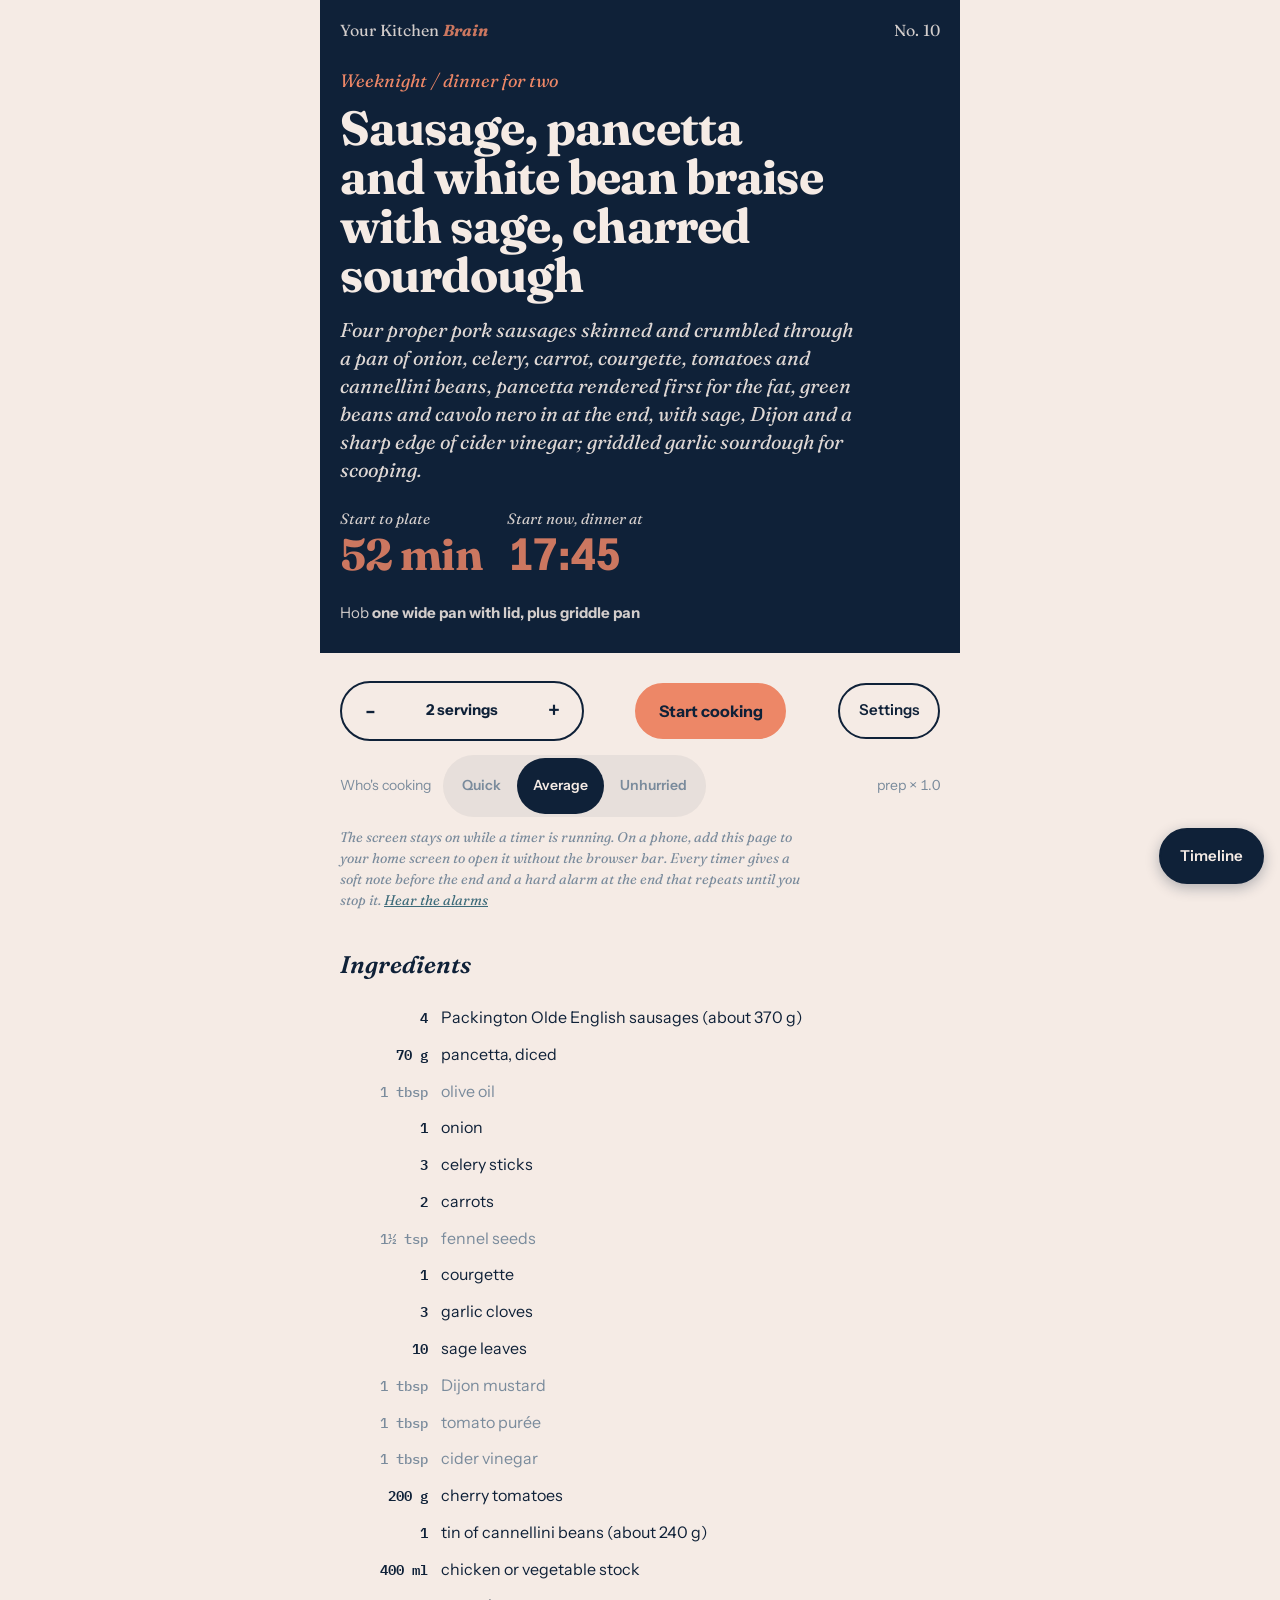
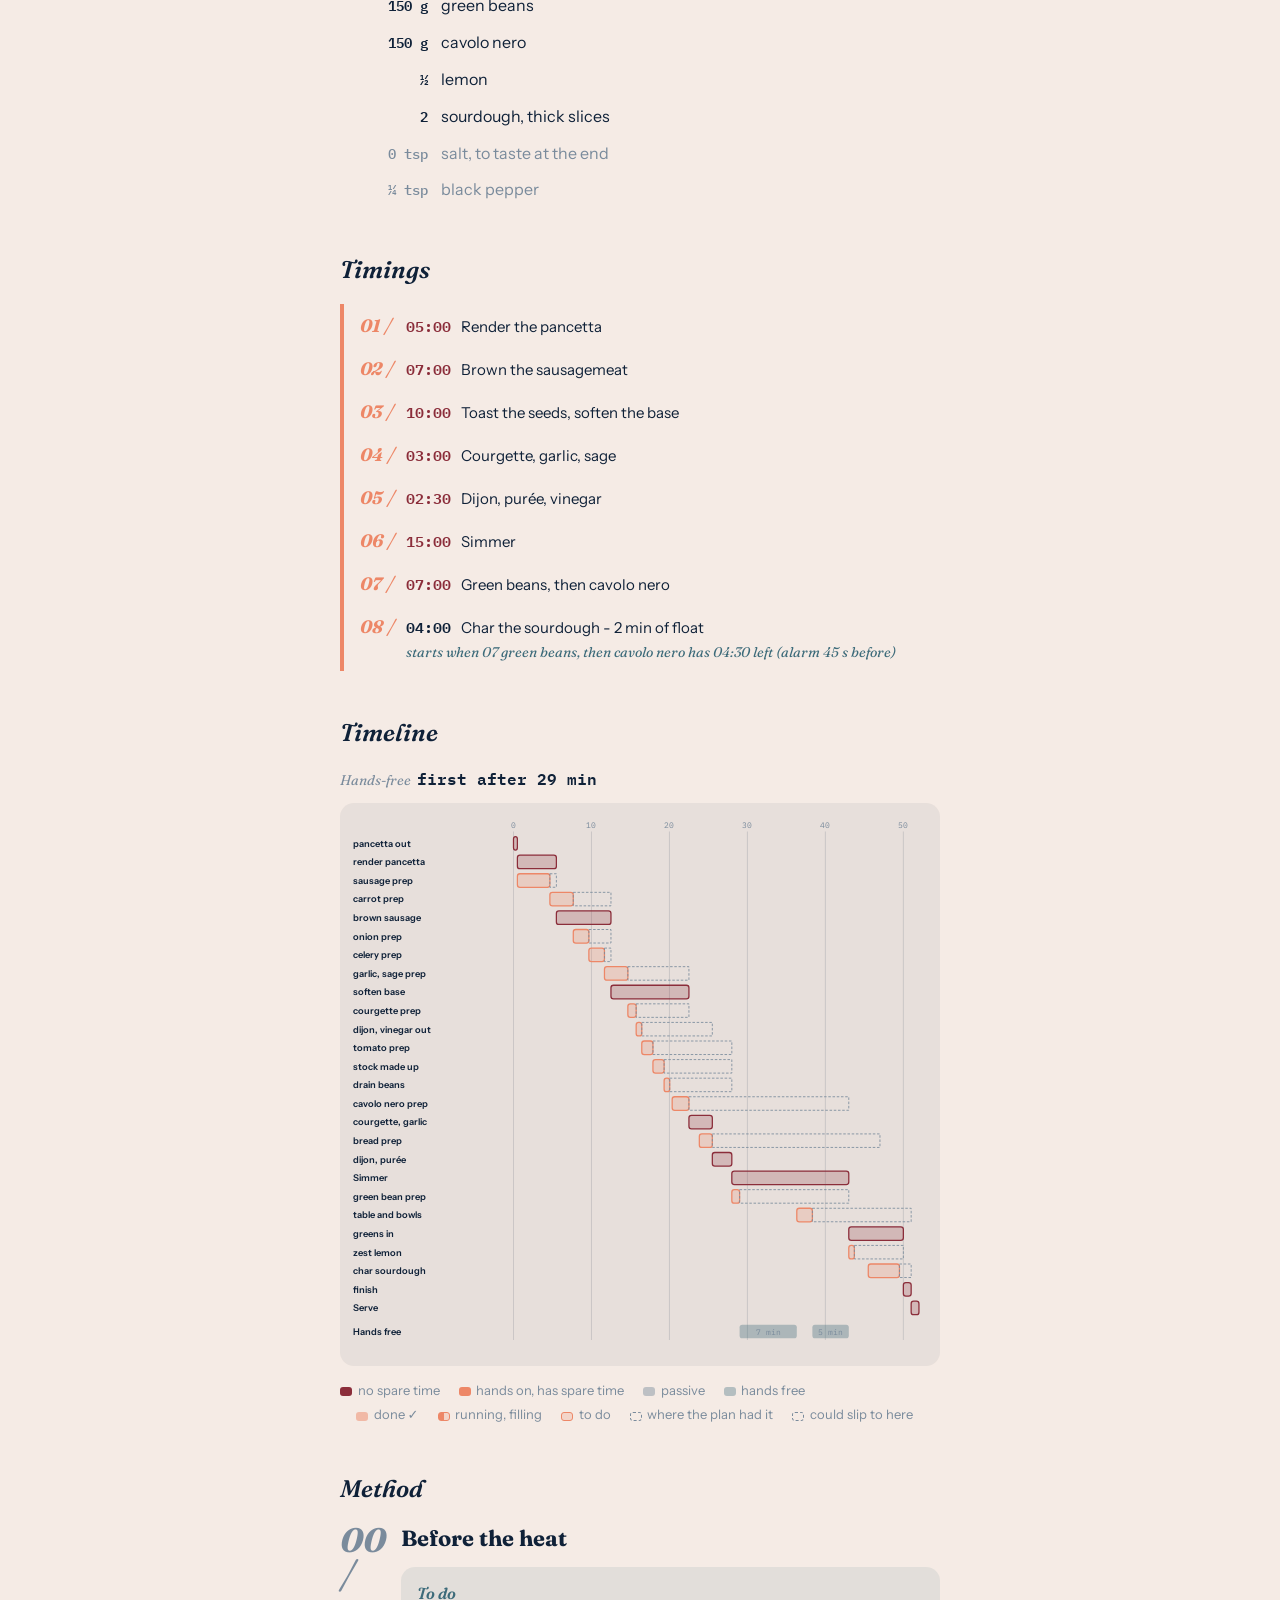
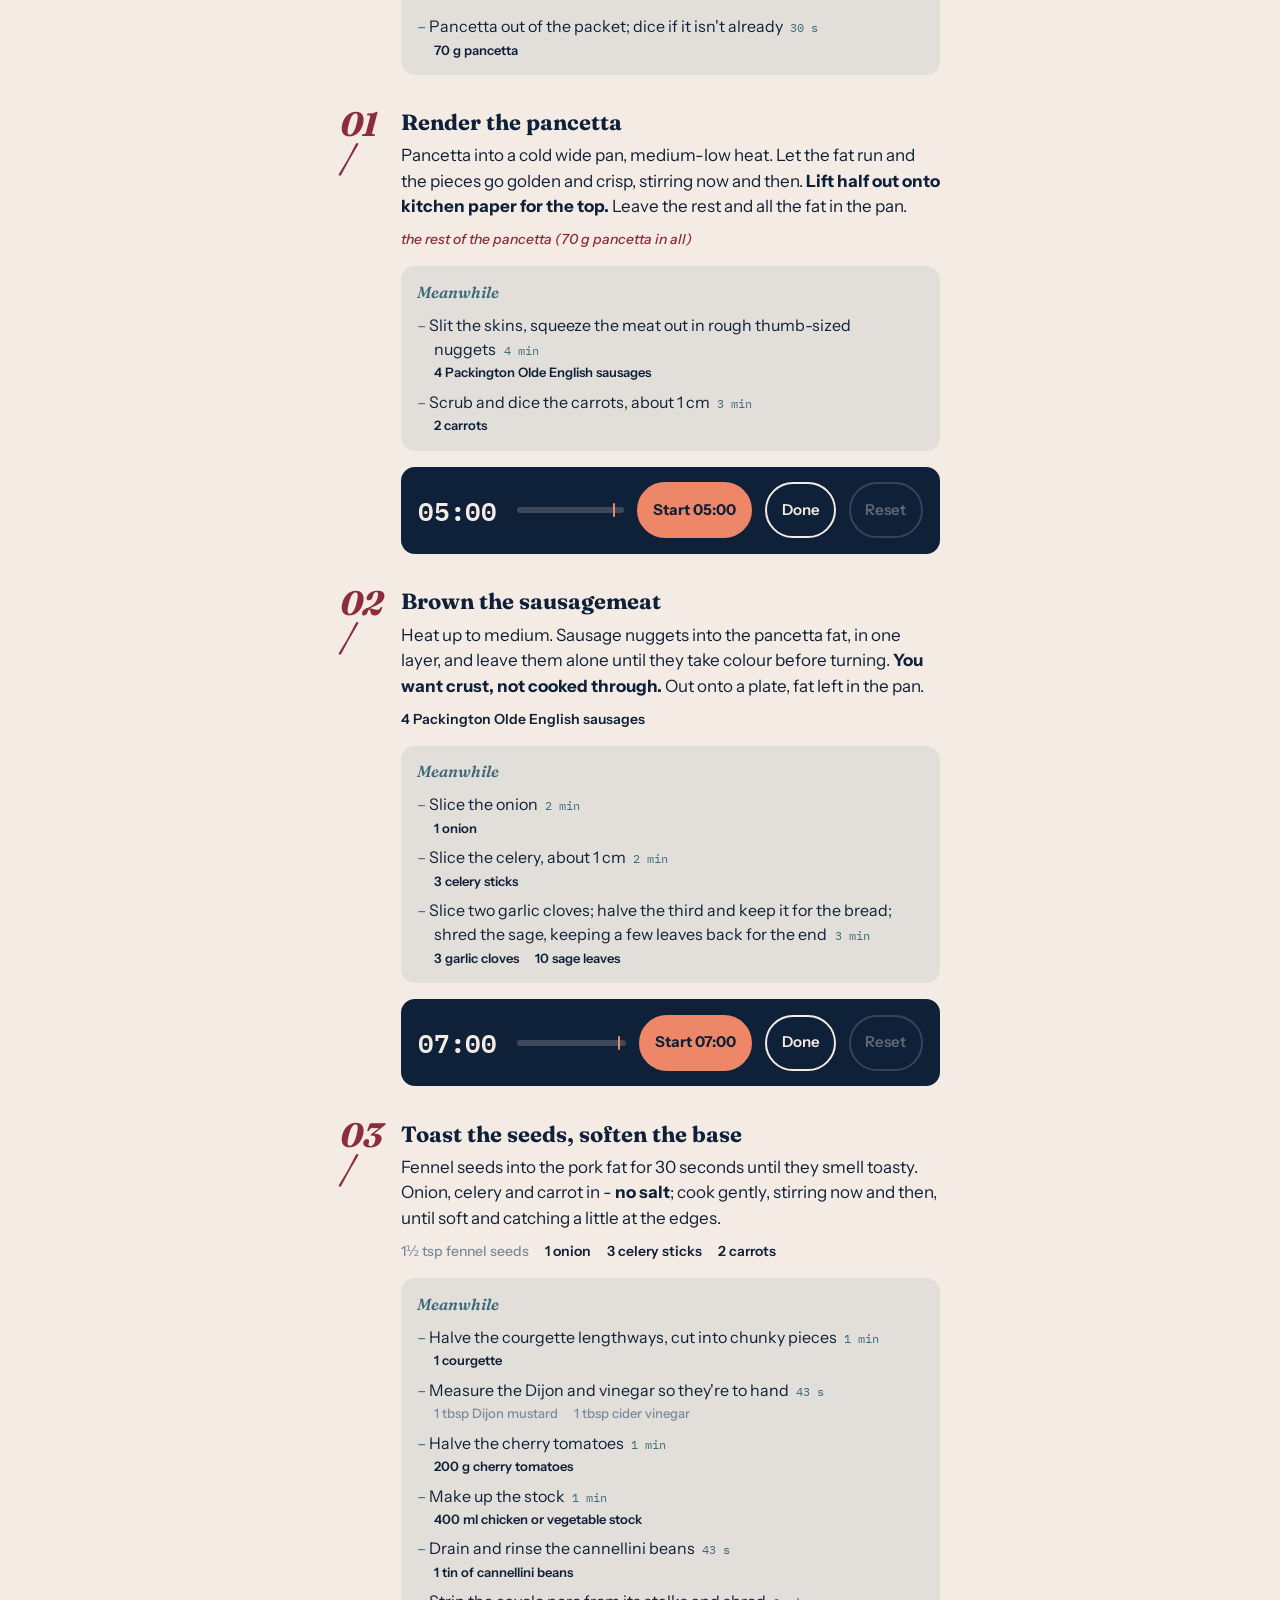
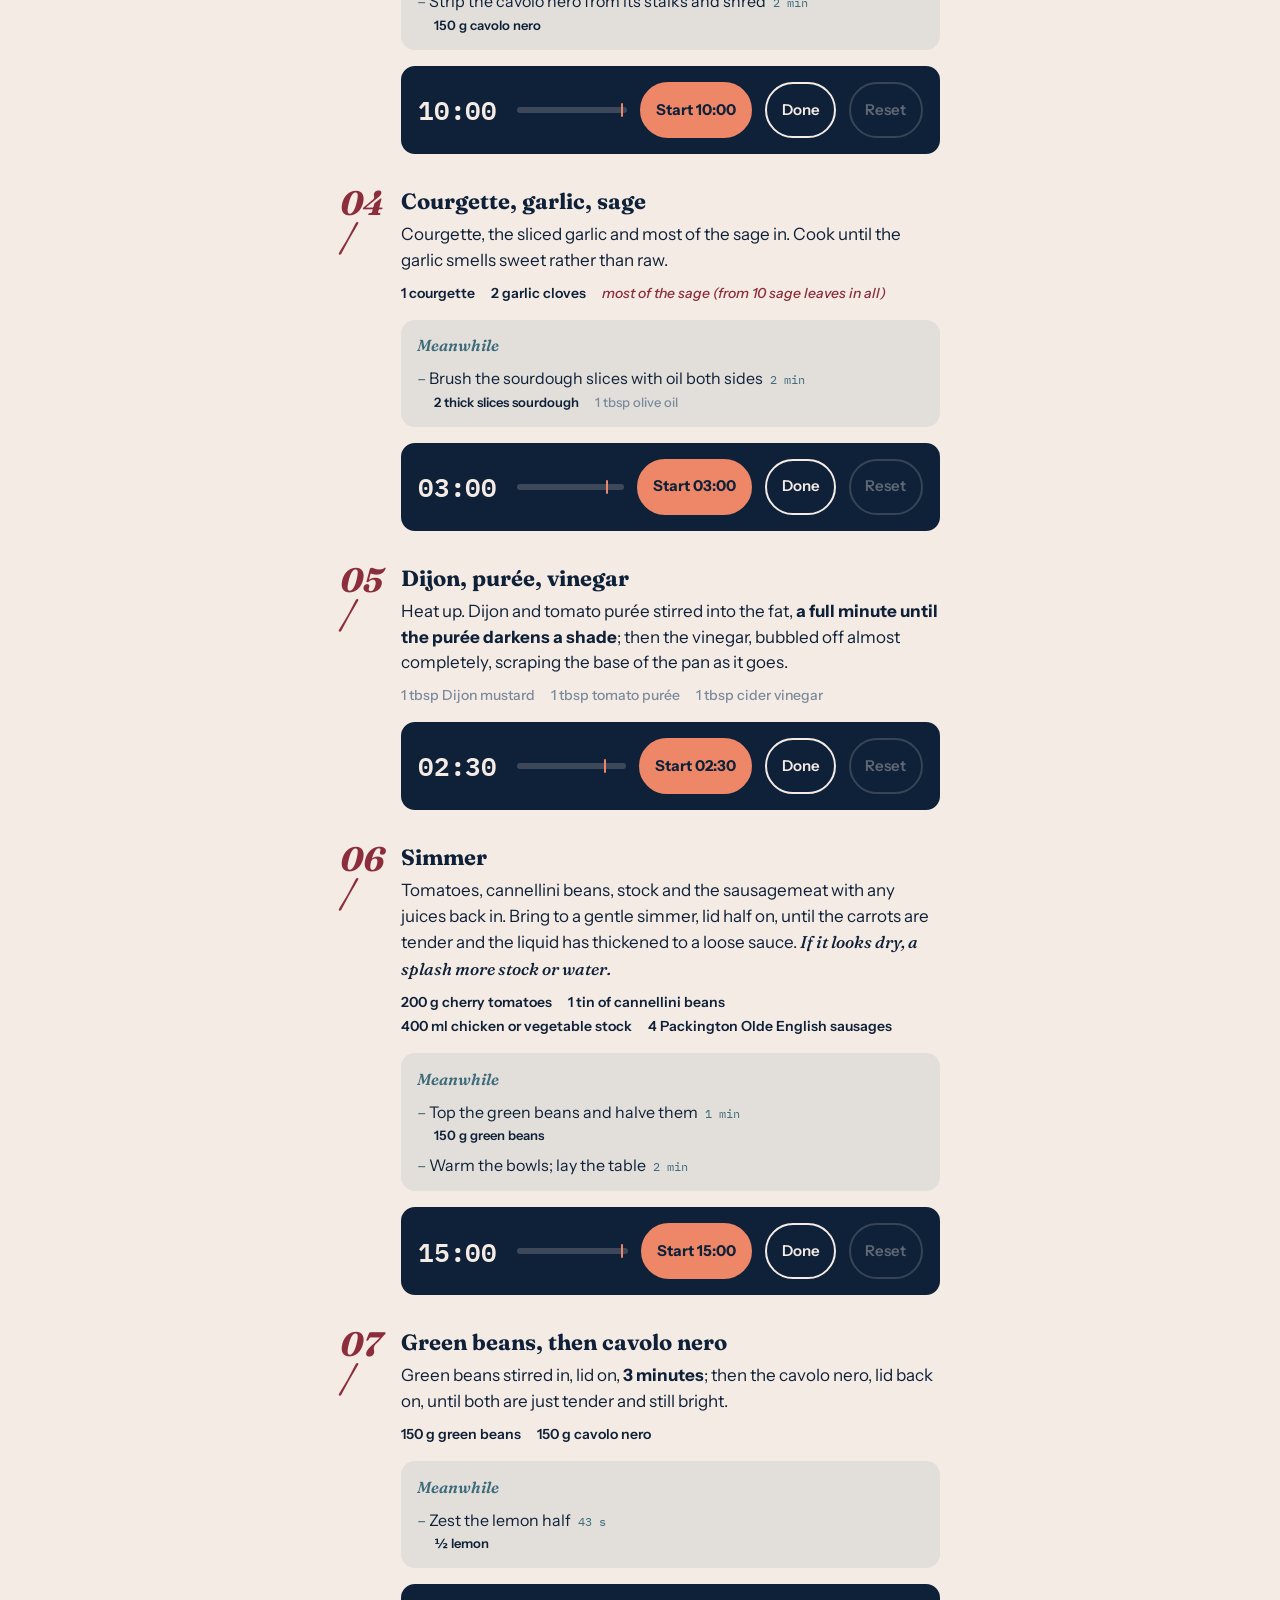
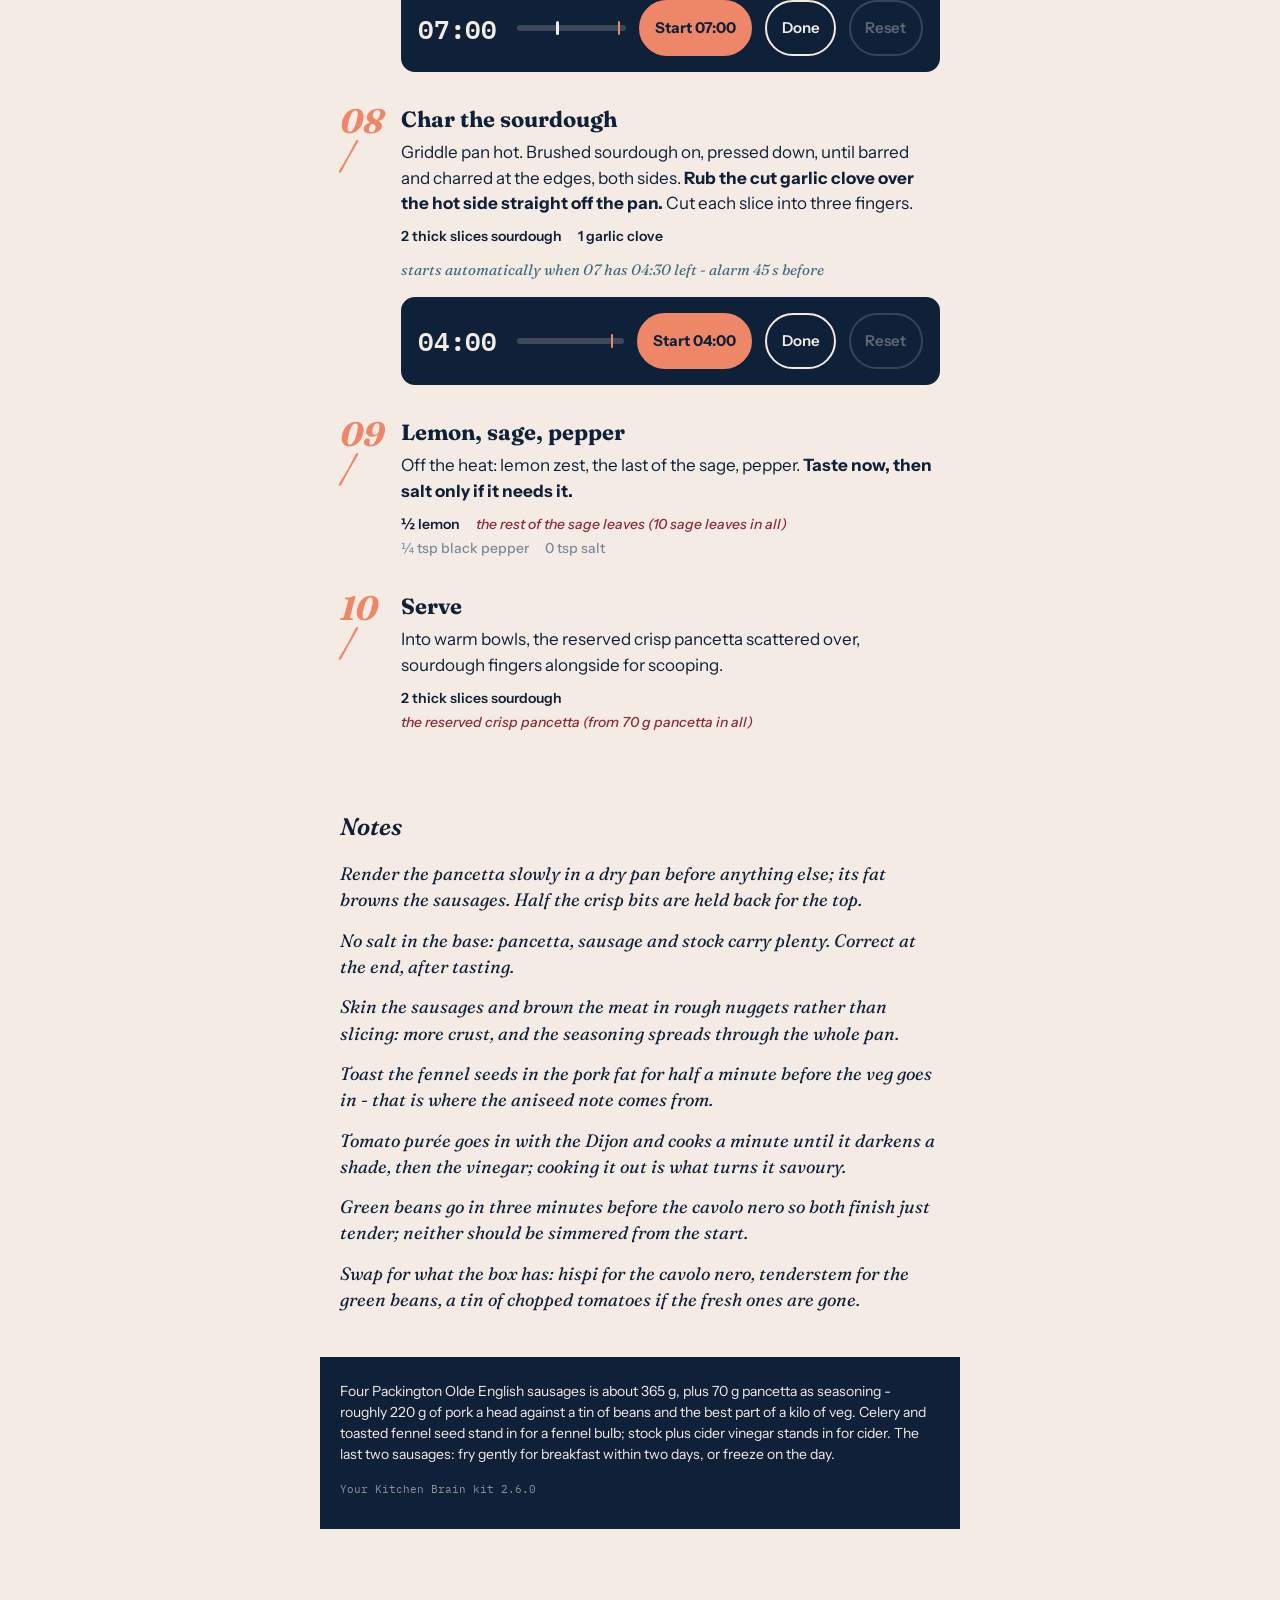
<file: sausage-leek-white-bean-braise.html>
<!DOCTYPE html>
<html lang="en-GB">
<head>
<meta charset="utf-8">
<meta name="viewport" content="width=device-width, initial-scale=1, viewport-fit=cover">
<meta name="theme-color" content="#0F2138">
<meta name="mobile-web-app-capable" content="yes">
<meta name="apple-mobile-web-app-capable" content="yes">
<meta name="apple-mobile-web-app-status-bar-style" content="default">

<title>Sausage, pancetta and white bean braise with sage, charred sourdough</title>


<style>
  :root{
    --navy:#0F2138; --coral:#ED8767; --teal:#3D6B7A; --cream:#F5EBE5; --wine:#8B2D3A; --slate:#7A8B9C;
    --ink:var(--navy); --paper:var(--cream); --teal-wash:rgba(61,107,122,.10); --navy-wash:rgba(15,33,56,.06);
    --display:"Fraunces",Georgia,serif; --ui:"Instrument Sans",system-ui,sans-serif; --fig:"IBM Plex Mono",ui-monospace,monospace;
    --r:14px;
  }
  *{box-sizing:border-box;margin:0;padding:0}
  html{-webkit-text-size-adjust:100%;background:var(--navy)}
  body{background:var(--paper);color:var(--ink);font-family:var(--ui);font-size:17px;line-height:1.5;min-height:100vh}
  button{font:inherit;color:inherit;background:none;border:2px solid var(--navy);border-radius:999px;padding:.6rem 1.05rem;cursor:pointer;font-family:var(--ui);font-size:15px;font-weight:600;touch-action:manipulation}
  button:focus-visible{outline:3px solid var(--coral);outline-offset:2px}
  button:disabled{opacity:.35;cursor:default}
  strong{font-weight:700}
  em{font-family:var(--display);font-style:italic;font-weight:500}
  .wrap{max-width:640px;margin:0 auto;padding:0 1.25rem 5rem}

  /* ---- hero: navy field ---- */
  .hero{background:var(--navy);color:var(--cream);margin:0 -1.25rem 1.75rem;padding:1.1rem 1.25rem 1.75rem}
  .hero .inner{max-width:640px;margin:0 auto}
  .mark{display:flex;justify-content:space-between;align-items:baseline;font-family:var(--display);font-size:16px;color:var(--cream);opacity:.85;margin-bottom:1.6rem}
  .mark b{font-weight:700;font-style:italic;color:var(--coral)}
  .mark .no{font-variant-numeric:tabular-nums}
  .kicker{font-family:var(--display);font-style:italic;font-size:18px;color:var(--coral);margin-bottom:.6rem}
  h1{font-family:var(--display);font-optical-sizing:auto;font-weight:700;font-size:clamp(34px,8.5vw,48px);line-height:1.02;letter-spacing:-.02em;max-width:15ch;color:var(--cream)}
  .lede{font-family:var(--display);font-style:italic;font-weight:400;font-size:20px;line-height:1.4;margin-top:1rem;max-width:40ch;color:var(--cream);opacity:.9}
  .meta{display:flex;gap:1.6rem;flex-wrap:wrap;align-items:flex-end;margin-top:1.5rem;font-size:15px;color:var(--cream);opacity:.85}
  .meta span:first-child{font-family:var(--display);font-style:italic;opacity:1}
  .meta span:first-child b{display:block;font-style:normal;font-size:44px;line-height:1;font-weight:700;color:var(--coral);font-variant-numeric:tabular-nums;margin-top:.15rem;letter-spacing:-.02em}
  .meta b{color:var(--cream);font-weight:700}
  .meta .plate i{font-family:var(--display);font-style:italic}
  .meta .plate b{display:block;font-size:44px;line-height:1;color:var(--coral);font-variant-numeric:tabular-nums;margin-top:.15rem;letter-spacing:-.02em}
  .cm-plate{margin-left:.8rem;font-family:var(--fig);font-style:normal;font-size:15px;color:var(--cream)}

  /* ---- controls ---- */
  .controls{display:flex;align-items:center;justify-content:space-between;gap:.75rem;flex-wrap:wrap;margin-bottom:.9rem}
  .stepper{display:flex;align-items:center;border:2px solid var(--navy);border-radius:999px;overflow:hidden}
  .stepper button{width:2.7rem;height:2.7rem;padding:0;display:grid;place-items:center;font-size:22px;border:0;border-radius:0}
  .stepper output{min-width:8rem;text-align:center;font-weight:700;font-size:15px}
  .cook{background:var(--coral);color:var(--navy);border-color:var(--coral);padding:.8rem 1.35rem;font-weight:700;font-size:16px}
  .speed{display:flex;align-items:center;gap:.75rem;flex-wrap:wrap;font-size:14px;color:var(--slate);margin-bottom:.6rem}
  .speed .opts{display:flex;background:var(--navy-wash);border-radius:999px;padding:3px}
  .speed .opts button{border:0;padding:.45rem .85rem;font-size:14px;border-radius:999px}
  .speed .opts button.on{background:var(--navy);color:var(--cream)}
  .speed .fac{margin-left:auto;font-variant-numeric:tabular-nums}
  .hint{font-family:var(--display);font-style:italic;font-size:14px;color:var(--slate);margin:0 0 2.25rem;max-width:52ch}
  .hint button.link{border:0;padding:0;font:inherit;color:var(--teal);text-decoration:underline;cursor:pointer}

  h2{font-family:var(--display);font-style:italic;font-weight:600;font-size:24px;color:var(--ink);margin:0 0 1rem}
  section{margin-bottom:2.75rem}

  /* ---- timings: coral edge ---- */
  .timings{list-style:none;font-size:15px;border-left:4px solid var(--coral);padding-left:1rem}
  .timings li{display:grid;grid-template-columns:2.4rem 1fr;gap:.5rem;padding:.5rem 0;align-items:baseline}
  .timings .n{font-family:var(--display);font-style:italic;font-weight:700;color:var(--coral);font-size:18px}
  .timings .t{font-family:var(--fig);font-weight:600;font-variant-numeric:tabular-nums;margin-right:.6rem}
  .timings li.crit .t{color:var(--wine)}
  .timings .cue{display:block;color:var(--teal);font-size:14px;margin-top:.15rem;font-family:var(--display);font-style:italic}

  /* ---- timeline ---- */
  .gantt{width:100%;overflow:hidden;font-family:var(--ui);font-size:11px;background:var(--navy-wash);border-radius:var(--r);padding:.9rem .8rem .5rem}
  .gantt svg{width:100%;height:auto;display:block}
  .gantt .lbl{fill:var(--ink);font-size:11px;font-weight:600} .gantt .grid{stroke:rgba(15,33,56,.15);stroke-width:1} .gantt .tick{fill:var(--slate);font-family:var(--fig);font-size:10px}
  .gantt .crit{fill:var(--wine)} .gantt .hands{fill:var(--coral)} .gantt .pass{fill:var(--slate);opacity:.45} .gantt .flt{fill:none;stroke:var(--slate);stroke-dasharray:3 2;stroke-width:1}
  .gantt .free{fill:var(--teal);opacity:.35} .gantt .now{stroke:var(--navy);stroke-width:2}
  .glegend{font-size:13px;color:var(--slate);margin-top:.7rem;line-height:1.9}
  .glegend .k{display:inline-block;width:12px;height:9px;margin:0 .35rem 0 1rem;vertical-align:middle;border-radius:3px}
  .glegend .k:first-child{margin-left:0}
  .glegend .k.st-done{background:var(--coral);opacity:.5} .glegend .k.st-run{background:linear-gradient(90deg,var(--coral) 55%,rgba(237,135,103,.22) 55%);border:1.5px solid var(--coral)} .glegend .k.st-todo{background:rgba(237,135,103,.22);border:1.5px solid var(--coral)} .glegend .k.ghost{border:1.5px dashed var(--slate)}
  .gantt .todo{fill-opacity:.22;stroke-width:1.5} .gantt .crit.todo{stroke:var(--wine)} .gantt .hands.todo{stroke:var(--coral)} .gantt .pass.todo{stroke:var(--slate);opacity:1}
  .gantt .done{opacity:.5} .gantt .pass.done{opacity:.3}
  .gantt .ghost{fill:none;stroke:var(--slate);stroke-width:1.5;stroke-dasharray:3 3}
  .gantt .tickmark{fill:var(--ink);font-size:12px;font-weight:700}
  .gantt .hit{fill:transparent} .gantt g.row{cursor:pointer} .gantt g.row:hover .lbl{fill:var(--wine)}
  .greads{display:flex;flex-wrap:wrap;gap:.4rem 1.6rem;margin:0 0 .8rem;font-size:14px;color:var(--slate)}
  .greads i{font-family:var(--display);font-style:italic;margin-right:.4rem} .greads b{font-family:var(--fig);color:var(--ink);font-size:16px;font-variant-numeric:tabular-nums}
  .tl-open{position:fixed;right:1rem;bottom:calc(1rem + env(safe-area-inset-bottom));z-index:6;background:var(--navy);color:var(--cream);border-color:var(--navy);box-shadow:0 4px 14px rgba(15,33,56,.3)}
  .tl-sheet{position:fixed;inset:0;z-index:20;background:var(--paper);display:flex;flex-direction:column;padding:0 0 env(safe-area-inset-bottom)}
  .tl-sheet[hidden]{display:none}
  .tl-top{display:flex;justify-content:space-between;align-items:center;gap:1rem;padding:.8rem 1rem .4rem;background:var(--paper)}
  .tl-top .greads{margin:0}
  .tl-body{flex:1;overflow:auto;padding:0 1rem} .tl-body .lbl{font-size:13px} .tl-body .tickmark{font-size:14px} .tl-body .gantt svg{width:auto}
  .tl-hint{font-family:var(--display);font-style:italic;font-size:13px;color:var(--slate);padding:.3rem 1rem 0}
  .tl-sheet .glegend{padding:0 1rem .8rem;margin:0}
  @media (orientation:landscape) and (max-height:520px){ .tl-sheet .glegend, .tl-hint{display:none} }
  .cm-btns{display:flex;gap:.5rem;flex-wrap:wrap;justify-content:flex-end}
  .glegend .k.crit{background:var(--wine)} .glegend .k.hands{background:var(--coral)} .glegend .k.pass{background:var(--slate);opacity:.45} .glegend .k.flt{border:1px dashed var(--slate)} .glegend .k.free{background:var(--teal);opacity:.35}

  /* ---- ingredients ---- */
  ul.ings{list-style:none}
  ul.ings li{display:grid;grid-template-columns:5.5rem 1fr;gap:.8rem;padding:.4rem 0;align-items:baseline;font-size:16px}
  ul.ings .q{font-family:var(--fig);font-size:14px;font-weight:600;text-align:right;white-space:nowrap;font-variant-numeric:tabular-nums;color:var(--ink)}
  ul.ings .pantry{color:var(--slate)} ul.ings .pantry .q{color:var(--slate);font-weight:500}

  /* ---- method: numerals and space, no rules ---- */
  ol.steps{list-style:none}
  ol.steps > li{display:grid;grid-template-columns:3.2rem 1fr;gap:.6rem;padding:0 0 2rem}
  ol.steps > li > div{min-width:0}   /* let the text column shrink to the screen instead of its widest item */
  ol.steps .n{font-family:var(--display);font-style:italic;font-weight:700;color:var(--coral);font-size:34px;line-height:1;padding-top:0}
  ol.steps h3{font-family:var(--display);font-weight:700;font-size:22px;line-height:1.15;margin:.2rem 0 .5rem}
  ol.steps p{max-width:58ch;font-size:17px}
  ol.steps .link{font-size:15px;color:var(--teal);margin-top:.7rem;font-style:italic;font-family:var(--display)}
  ol.steps li.crit .n{color:var(--wine)}
  ol.steps li.along h3::after{content:" - alongside";font-weight:400;font-style:italic;color:var(--slate);font-size:15px}
  ol.steps li.prep0 .n{color:var(--slate)}

  .need{display:flex;flex-wrap:wrap;gap:.2rem 1rem;margin-top:.6rem;max-width:58ch;font-size:14px;font-weight:600;color:var(--ink)}
  .need .pantry{color:var(--slate);font-weight:500}
  .need .remind{color:var(--wine);font-weight:500;font-style:italic}
  .mw li .need{text-indent:0;margin-top:.15rem;font-size:13px}
  .cm-ings span.pantry{color:var(--slate);font-weight:500} .cm-ings span.remind{color:var(--coral);font-weight:500;font-style:italic}
  /* amounts inside cooking mode's Meanwhile box sit on navy: light slate, not the page's navy ink */
  .cm-mw .need{color:var(--slate)} .cm-mw .need .pantry{color:var(--slate);opacity:.7} .cm-mw .need .remind{color:var(--coral)}
  .mw{margin-top:1rem;max-width:58ch;background:var(--teal-wash);border-radius:var(--r);padding:.85rem 1rem .7rem}
  .mw b{font-family:var(--display);font-style:italic;font-weight:600;font-size:16px;color:var(--teal);display:block;margin-bottom:.35rem}
  .mw ul{list-style:none} .mw li{padding:.22rem 0 .22rem 1.1rem;text-indent:-1.1rem;font-size:16px}
  .mw li::before{content:"\2013  ";color:var(--teal)}
  .mw li i{white-space:nowrap;font-style:normal;color:var(--teal);font-family:var(--fig);font-size:12px;margin-left:.45rem;font-variant-numeric:tabular-nums}

  /* ---- timer instrument: navy ---- */
  .st{display:grid;grid-template-columns:auto 1fr auto auto auto;align-items:center;gap:.8rem;margin-top:1rem;padding:.8rem .9rem;background:var(--navy);color:var(--cream);border-radius:var(--r);border:3px solid var(--navy)}
  .st .clock{font-family:var(--fig);font-size:26px;font-weight:600;letter-spacing:-.01em;font-variant-numeric:tabular-nums;min-width:5.4ch}
  .st .clock.warn{color:var(--coral)} .st .clock.done{color:var(--coral)}
  .st .bar{height:6px;background:rgba(245,235,229,.2);position:relative;border-radius:3px;min-width:3rem}
  .st .bar i{position:absolute;left:0;top:0;bottom:0;background:var(--coral);width:0;border-radius:3px}
  .st .bar u{position:absolute;top:-4px;bottom:-4px;width:3px;background:var(--cream);text-decoration:none;border-radius:2px}
  .st button{padding:.5rem .9rem;font-size:14px;border-color:rgba(245,235,229,.5);color:var(--cream)}
  .st button.go{background:var(--coral);border-color:var(--coral);color:var(--navy);font-weight:700}
  .st button.go.run{background:var(--cream);border-color:var(--cream);color:var(--navy)}
  .st .bar u.w{background:var(--coral);width:2px}
  .st button.go.ring{background:var(--wine);border-color:var(--wine);color:var(--cream)}
  .st.ringing{border-color:var(--wine)}
  .strip span.ring b{color:var(--wine)}
  @keyframes pulse{50%{opacity:.55}}
  @media (prefers-reduced-motion:no-preference){ .st button.go.ring,.strip span.ring b{animation:pulse 1s ease-in-out infinite} }
  li.running .st{border-color:var(--coral)}
  li.running .n{color:var(--coral)}

  .notes p{max-width:58ch;margin-bottom:.9rem;font-family:var(--display);font-style:italic;font-size:18px;line-height:1.45}
  footer{font-size:14px;color:var(--cream);background:var(--navy);margin:0 -1.25rem;padding:1.5rem 1.25rem 2rem}
  footer p,footer{max-width:none}
  footer .kv{display:block;margin-top:1rem;font-family:var(--fig);font-size:11px;opacity:.55}

  /* ---- running strip ---- */
  .strip{position:sticky;top:0;z-index:5;background:var(--coral);color:var(--navy);font-size:14px;font-weight:600;padding:.65rem 1.25rem;display:none;gap:.4rem 1.25rem;flex-wrap:wrap;font-variant-numeric:tabular-nums}
  .strip.on{display:flex}
  .strip span b{font-family:var(--fig);font-weight:700;margin-right:.45rem}
  .strip span.warn b{color:var(--wine)}
  .strip span.cue{flex-basis:100%;color:var(--navy)}
  .strip span.cue b{font-family:var(--ui)}

  /* ---- cooking mode: the stage ---- */
  .cookmode{position:fixed;inset:0;background:var(--navy);color:var(--cream);display:none;flex-direction:column;overflow:auto;z-index:10;padding-bottom:env(safe-area-inset-bottom)}
  .cookmode.on{display:flex}
  .cookmode button{border-color:rgba(245,235,229,.5);color:var(--cream)}
  .cm-top{display:flex;justify-content:space-between;align-items:center;padding:1rem 1.25rem .5rem;font-family:var(--display);font-style:italic;font-size:17px;color:var(--coral)}
  .cm-top button{font-size:14px;padding:.45rem .9rem}
  .cm-body{flex:1;padding:.5rem 1.25rem 1.5rem;max-width:640px;width:100%;margin:0 auto;display:flex;flex-direction:column}
  .cm-n{font-family:var(--display);font-style:italic;font-weight:700;color:var(--coral);font-size:30px;line-height:1;margin-bottom:.5rem}
  .cm-title{font-family:var(--display);font-weight:700;font-size:clamp(30px,7.5vw,40px);line-height:1.05;margin-bottom:1rem;letter-spacing:-.015em}
  .cm-text{font-size:19px;line-height:1.5;max-width:54ch}
  .cm-mw{margin-top:1.1rem;font-size:17px;max-width:54ch;background:rgba(245,235,229,.08);border-radius:var(--r);padding:.85rem 1rem .7rem}
  .cm-mw b{font-family:var(--display);font-style:italic;font-weight:600;font-size:16px;color:var(--coral);display:block;margin-bottom:.35rem}
  .cm-mw ul{list-style:none} .cm-mw li{padding:.22rem 0 .22rem 1.1rem;text-indent:-1.1rem} .cm-mw li::before{content:"\2013  ";color:var(--coral)}
  .cm-mw li i{font-style:normal;color:var(--slate);font-family:var(--fig);font-size:12px;margin-left:.45rem}
  .cm-ings{margin-top:1.25rem;font-size:15px;color:var(--slate);padding-top:.9rem}
  .cm-ings span{color:var(--cream);display:inline-block;margin-right:1.25rem;margin-bottom:.35rem;font-weight:600}
  .cm-timings{margin-top:1.25rem;padding-top:.9rem}
  .cm-timings h4{font-family:var(--display);font-style:italic;font-weight:600;font-size:16px;color:var(--coral);margin-bottom:.5rem}
  .cm-timings .timings{border-left-color:var(--coral)} .cm-timings .timings li.crit .t{color:var(--coral)} .cm-timings .timings .cue{color:var(--slate)}
  .cm-cue{font-size:18px;color:var(--navy);background:var(--coral);border-radius:var(--r);padding:.7rem 1rem;margin-top:1rem;font-weight:700}
  .cm-timer{margin-top:auto;padding-top:1.5rem}
  .cm-timer .st{grid-template-columns:1fr;gap:1rem;padding:1.2rem 1rem 1rem;background:rgba(245,235,229,.06);border-color:rgba(245,235,229,.25)}
  .cm-timer .st .clock{font-size:clamp(72px,22vw,120px);line-height:1;letter-spacing:-.04em;text-align:center;font-weight:600}
  .cm-timer .st .bar{height:8px}
  .cm-timer .st .row{display:grid;grid-template-columns:2fr 1fr 1fr;gap:.6rem} .cm-timer .st .row button{white-space:nowrap}
  .cm-timer .st .row button{padding:1rem 1.1rem;font-size:17px}
  .cm-timer .none{font-family:var(--display);font-style:italic;font-size:16px;color:var(--slate);text-align:center;padding:1rem 0}
  .cm-nav{display:flex;justify-content:space-between;gap:.6rem;padding:1rem 1.25rem 1.25rem;max-width:640px;width:100%;margin:0 auto}
  .cm-nav button{flex:1;padding:1.05rem;font-size:17px;font-weight:700}
  .cm-nav button.fin{background:var(--coral);color:var(--navy);border-color:var(--coral)}
  .cm-others{font-size:15px;color:var(--slate);margin-top:1.25rem;font-variant-numeric:tabular-nums}
  .cm-others .lbl{font-family:var(--display);font-style:italic;color:var(--coral);margin-bottom:.3rem}
  .cm-others .row{display:grid;grid-template-columns:4.6rem 1fr;gap:.6rem;padding:.45rem 0;cursor:pointer;color:var(--cream)}
  .cm-others .row b{font-family:var(--fig);font-weight:700}
  .cm-wake{font-family:var(--display);font-style:italic;font-size:14px;color:var(--slate);margin-top:1rem}

  @media (prefers-reduced-motion:no-preference){ .st .bar i{transition:width .5s linear} }
  @media (max-width:420px){ ul.ings li{grid-template-columns:4.8rem 1fr} ol.steps > li{grid-template-columns:2.7rem 1fr} ol.steps .n{font-size:30px} }
  /* ---- controls for wet, floury hands (plan Phase 3) ----
     Every control at least 56 px tall, cooking mode's main actions 72 px, 12 px or more between neighbours.
     A visible press, and a short buzz where the phone can. Reset needs a press-and-hold. */
  button{min-height:56px;padding:.7rem 1.2rem}
  button.link{min-height:0;padding:0}
  .stepper button{width:56px;height:56px;min-height:56px}
  .speed .opts button{min-height:56px;padding:.6rem 1rem}
  .st button{min-height:56px;font-size:15px}
  .cm-top{flex-direction:column;align-items:stretch;gap:.6rem}
  .cm-btns{display:flex;justify-content:space-between;gap:.75rem} .cm-right{display:flex;gap:.75rem}
  .cm-top button{min-height:56px;font-size:15px;padding:.6rem 1.1rem} #cmFull{min-width:56px;padding:0;font-size:22px;font-style:normal}
  .cm-mw li .need{text-indent:0;margin-top:.15rem;font-size:14px}
  .cm-timer .st .row{gap:.75rem} .cm-timer .st .row button{min-height:72px;font-size:18px;padding:.5rem .6rem}
  .cm-nav{display:grid;grid-template-columns:minmax(6rem,1fr) 3fr;gap:.75rem}
  .cm-nav button{min-height:72px;font-size:19px}
  .cm-others .row{min-height:56px;align-items:center}
  .tl-open{min-height:56px}
  button:active:not(:disabled){filter:brightness(.88)}
  @media (prefers-reduced-motion:no-preference){ button{transition:transform .06s,filter .06s} button:active:not(:disabled){transform:translateY(2px) scale(.98)} }
  button.hold{-webkit-touch-callout:none;user-select:none;-webkit-user-select:none}
  button.holding{color:var(--cream);background:linear-gradient(var(--wine),var(--wine)) left/0% 100% no-repeat;animation:holdfill .8s linear forwards}
  @keyframes holdfill{to{background-size:100% 100%}}
  @media (max-width:420px){ #read .st{grid-template-columns:1fr auto auto;grid-template-areas:"clock bar bar" "go fin reset"} #read .st .clock{grid-area:clock} #read .st .bar{grid-area:bar} #read .st .go{grid-area:go} #read .st .fin-btn{grid-area:fin} #read .st .reset-btn{grid-area:reset} }
  .st button.fin-btn{border-color:var(--cream);color:var(--cream)} .st button.go.undo{background:var(--cream);border-color:var(--cream);color:var(--navy)}
  .cm-cue:empty{display:none}
  /* alert levels: urgent takes the whole screen; heads-up and soft are banners that clear themselves */
  .alarm-over{position:fixed;inset:0;z-index:50;display:flex;flex-direction:column;justify-content:center;align-items:flex-start;gap:1rem;
    padding:2rem 1.5rem calc(2rem + env(safe-area-inset-bottom));border:0;border-radius:0;background:var(--wine);color:var(--cream);text-align:left;cursor:pointer}
  .alarm-over[hidden]{display:none}
  .alarm-over .ao-k{font-family:var(--display);font-style:italic;font-size:22px;opacity:.85}
  .alarm-over .ao-title{font-family:var(--display);font-weight:700;font-size:clamp(34px,9vw,52px);line-height:1.05}
  .alarm-over .ao-note{font-size:19px;line-height:1.45;max-width:30ch}
  .alarm-over .ao-tap{margin-top:1.5rem;font-weight:700;font-size:18px;border:2px solid var(--cream);border-radius:999px;padding:.9rem 1.4rem}
  @media (prefers-reduced-motion:no-preference){ .alarm-over .ao-tap{animation:pulse 1s ease-in-out infinite} }
  .strip span.cue.lvl-soft{font-weight:500}
  .cm-cue.lvl-soft{background:rgba(245,235,229,.12);color:var(--cream);font-weight:500}
  .set-sheet{z-index:30} .set-sheet h2{margin:0} .set-sheet .tl-body{padding:1rem 1.25rem 2rem}
  #cmSet{min-width:56px;padding:0;font-size:22px;font-style:normal}
  .cm-auto{margin-top:1rem;padding:.8rem 1rem;border-radius:var(--r);background:var(--coral);color:var(--navy);font-weight:700;font-size:18px;display:flex;flex-direction:column;gap:.7rem}
  .cm-auto[hidden]{display:none}
  .cm-auto-btns{display:grid;grid-template-columns:1fr 1fr;gap:.75rem}
  .cookmode .cm-auto button{border-color:var(--navy);color:var(--navy);min-height:56px} .cookmode .cm-auto button#cmAutoNow{background:var(--navy);color:var(--cream)}
</style>
<link rel="stylesheet" href="fonts/fonts.css"><link rel="manifest" href="manifest.webmanifest"><link rel="icon" href="icon.svg" type="image/svg+xml"><link rel="apple-touch-icon" href="icon-180.png"></head>
<body>
<div class="strip" id="strip" aria-live="polite"></div>
<button type="button" class="alarm-over" id="alarmOver" hidden aria-live="assertive"><span class="ao-k">Time's up</span><span class="ao-title" id="aoTitle"></span><span class="ao-note" id="aoNote"></span><span class="ao-tap">Tap anywhere to stop the alarm</span></button>
<div class="wrap" id="read">
  <div class="hero"><div class="inner">
  <div class="mark"><span>Your Kitchen <b>Brain</b></span><span class="no">No. 10</span></div>
  <header>
    <div class="kicker">Weeknight  /  dinner for two</div>
    <h1>Sausage, pancetta and white bean braise with sage, charred sourdough</h1>
    <p class="lede">Four proper pork sausages skinned and crumbled through a pan of onion, celery, carrot, courgette, tomatoes and cannellini beans, pancetta rendered first for the fat, green beans and cavolo nero in at the end, with sage, Dijon and a sharp edge of cider vinegar; griddled garlic sourdough for scooping.</p>
    <div class="meta"><span>Start to plate<b id="total"></b></span><span class="plate"><i id="plateLbl"></i><b id="plate"></b></span>
      <span>Hob <b>one wide pan with lid, plus griddle pan</b></span>
      </div>
  </header>
  </div></div>

  <div class="controls">
    <div class="stepper" aria-label="Servings">
      <button type="button" id="dec" aria-label="Fewer servings">-</button>
      <output id="srv" aria-live="polite"></output>
      <button type="button" id="inc" aria-label="More servings">+</button>
    </div>
    <button type="button" class="cook" id="startCook">Start cooking</button>
    <button type="button" id="setOpen">Settings</button>
  </div>
  <div class="speed" aria-label="Cook speed">
    <span class="lbl">Who's cooking</span>
    <div class="opts" id="speedOpts"></div>
    <span class="fac" id="speedFac"></span>
  </div>
  <p class="hint">The screen stays on while a timer is running. On a phone, add this page to your home screen to open it without the browser bar. Every timer gives a soft note before the end and a hard alarm at the end that repeats until you stop it. <button type="button" class="link" id="hear">Hear the alarms</button> <button type="button" class="link" id="endCook" hidden>Start over</button></p>

  <section>
    <h2>Ingredients</h2>
    <ul class="ings" id="ings"></ul>
  </section>

  <section>
    <h2>Timings</h2>
    <ul class="timings" id="timings"></ul>
  </section>

  <section>
    <h2>Timeline</h2>
    <div class="greads"><span><i>Hands-free</i><b id="gFree"></b></span><span hidden><i>Spare time</i><b id="gSpare"></b></span></div>
    <div id="gantt"></div>
    <p class="glegend"><span class="k crit"></span>no spare time <span class="k hands"></span>hands on, has spare time <span class="k pass"></span>passive <span class="k free"></span>hands free<br><span class="k st-done"></span>done ✓ <span class="k st-run"></span>running, filling <span class="k st-todo"></span>to do <span class="k ghost"></span>where the plan had it <span class="k flt"></span>could slip to here</p>
  </section>

  <section>
    <h2>Method</h2>
    <ol class="steps" id="steps"></ol>
  </section>

  <section class="notes">
    <h2>Notes</h2>
    <p>Render the pancetta slowly in a dry pan before anything else; its fat browns the sausages. Half the crisp bits are held back for the top.</p>
    <p>No salt in the base: pancetta, sausage and stock carry plenty. Correct at the end, after tasting.</p>
    <p>Skin the sausages and brown the meat in rough nuggets rather than slicing: more crust, and the seasoning spreads through the whole pan.</p>
    <p>Toast the fennel seeds in the pork fat for half a minute before the veg goes in - that is where the aniseed note comes from.</p>
    <p>Tomato purée goes in with the Dijon and cooks a minute until it darkens a shade, then the vinegar; cooking it out is what turns it savoury.</p>
    <p>Green beans go in three minutes before the cavolo nero so both finish just tender; neither should be simmered from the start.</p>
    <p>Swap for what the box has: hispi for the cavolo nero, tenderstem for the green beans, a tin of chopped tomatoes if the fresh ones are gone.</p>
  </section>


  <footer>Four Packington Olde English sausages is about 365 g, plus 70 g pancetta as seasoning - roughly 220 g of pork a head against a tin of beans and the best part of a kilo of veg. Celery and toasted fennel seed stand in for a fennel bulb; stock plus cider vinegar stands in for cider. The last two sausages: fry gently for breakfast within two days, or freeze on the day.<span class="kv">Your Kitchen Brain kit 2.6.0</span></footer>
</div>

<button type="button" class="tl-open" id="tlOpen">Timeline</button>
<div class="tl-sheet" id="tl" role="dialog" aria-modal="true" aria-label="Timeline" hidden>
  <div class="tl-top"><div class="greads"><span><i>Dinner at</i><b id="tlPlate"></b></span><span><i>Hands-free</i><b id="tlFree"></b></span><span hidden><i>Spare time</i><b id="tlSpare"></b></span></div>
    <button type="button" id="tlClose">Close</button></div>
  <div class="tl-body" id="tlBody"></div>
  <p class="tl-hint">Tap a row to go to that step.</p>
  <p class="glegend"><span class="k crit"></span>no spare time <span class="k hands"></span>hands on, has spare time <span class="k pass"></span>passive <span class="k free"></span>hands free<br><span class="k st-done"></span>done ✓ <span class="k st-run"></span>running, filling <span class="k st-todo"></span>to do <span class="k ghost"></span>where the plan had it <span class="k flt"></span>could slip to here</p>
</div>

<div class="tl-sheet set-sheet" id="set" role="dialog" aria-modal="true" aria-label="Settings" hidden>
  <div class="tl-top"><h2>Settings</h2><button type="button" id="setClose">Close</button></div>
  <div class="tl-body" id="setBody"></div>
</div>

<div class="cookmode" id="cm" role="dialog" aria-modal="true" aria-label="Cooking mode">
  <div class="cm-top">
    <span class="cm-btns"><button type="button" id="cmTl">Timeline</button><span class="cm-right"><button type="button" id="cmSet" aria-label="Settings" title="Settings">⚙</button><button type="button" id="cmFull" hidden aria-label="Full screen" title="Full screen">⤢</button><button type="button" id="cmClose">Close</button></span></span>
    <span class="cm-prog"><span id="cmProg"></span><span id="cmPlate" class="cm-plate"></span></span>
  </div>
  <div class="cm-body">
    <div class="cm-n" id="cmN"></div>
    <div class="cm-title" id="cmTitle"></div>
    <div class="cm-text" id="cmText"></div>
    <div id="cmMw"></div>
    <div class="cm-ings" id="cmIngs"></div>
    <div class="cm-timings" id="cmTimings" hidden></div>
    <div class="cm-cue" id="cmCue"></div>
    <div class="cm-auto" id="cmAuto" hidden><span id="cmAutoText"></span><span class="cm-auto-btns"><button type="button" id="cmAutoNow">Start now</button><button type="button" id="cmAutoNo">Not yet</button></span></div>
    <div class="cm-timer" id="cmTimer"></div>
    <div class="cm-others" id="cmOthers"></div>
    <div class="cm-wake" id="cmWake"></div>
  </div>
  <video id="keepawake" playsinline muted loop width="16" height="16" style="position:fixed;left:-9999px;top:0;opacity:0.01;pointer-events:none" aria-hidden="true"><source src="[data-uri]" type="video/mp4"><source src="[data-uri]" type="video/webm"></video>
  <div class="cm-nav">
    <button type="button" id="cmPrev">Back</button>
    <button type="button" id="cmNext">Next step</button>
  </div>
</div>

<script>
// Resource-constrained critical-path scheduler for recipes.
// Pure function of (recipe, speed) -> plan. No DOM. Shared by the page and by tests.
//
// Activities = steps (heat, timed or not) + tasks (hands-on prep).
//   id, secs, deps: [{id, lag?}], needs: {hands, ring, oven, griddle, ...}
//   steps: hands = 1 - attention (how much of a cook the step occupies)
//   tasks: hands = 1, secs scaled by speed
//   passive: true  -> a step that occupies equipment but no hands (preheat, water boiling)
// Capacity from recipe.kit, default {hands:1, ring:2, oven:1, griddle:1}
(function(root){
function plan(R, speed, opts){
  // opts (all optional, used mid-cook by reschedule.js; without them the plan is exactly as before):
  //   pinned:    {id: {start, end}}  what has really happened - placed first, never moved
  //   notBefore: {id: secs}          earliest start for an activity (now, or its original planned start)
  //   shorten:   {id: secs}          prep the cook is assumed to do faster, to catch up
  //   durations: {id: secs}          hold a task at this length instead of re-working its stretch, so a
  //                                  projection keeps the lengths the cook was shown (placement order differs)
  opts = opts || {}; const pin = opts.pinned || {}, notBefore = opts.notBefore || {}, shorten = opts.shorten || {}, fixedDur = opts.durations || {};
  const kit = Object.assign({ring:3, oven:1, griddle:1, microwave:1, slack:90, prepAhead:900}, R.kit||{});
  const acts = [];
  R.steps.forEach((s,i)=>{
    const dur = s.secs || (s.handsSecs||45);          // untimed steps are short hands-on work
    const needs = Object.assign({}, s.needs||{});
    if (needs.hands===undefined) needs.hands = s.passive ? 0 : (s.secs ? 1-(s.attention??1) : 1);
    acts.push({id:s.id, kind:"step", idx:i, dur, needs, deps:s.deps||[], ref:s});
  });
  (R.tasks||[]).forEach((t,i)=>{
    const needs = Object.assign({hands:1}, t.needs||{});
    acts.push({id:t.id, kind:"task", idx:i, dur:Math.max(1, Math.round(t.secs*speed) - (shorten[t.id]||0)), needs, deps:t.deps||[], ref:t});
  });
  for (const a of acts) if (pin[a.id]) a.dur = Math.max(0, pin[a.id].end - pin[a.id].start);
  const byId = Object.fromEntries(acts.map(a=>[a.id,a]));
  for (const a of acts) for (const d of a.deps) if(!byId[d.id]) throw new Error(a.id+" depends on unknown "+d.id);

  // ---- unconstrained CPM: earliest start (forward), latest start (backward) ----
  const order = topo(acts, byId);
  for (const a of order){ a.es = 0; for (const d of a.deps) a.es = Math.max(a.es, byId[d.id].ef + (d.lag||0)); a.ef = a.es + a.dur; }
  const horizon = Math.max(...acts.map(a=>a.ef));
  const succ = {}; acts.forEach(a=>succ[a.id]=[]); acts.forEach(a=>a.deps.forEach(d=>succ[d.id].push({a, lag:d.lag||0})));
  for (const a of order.slice().reverse()){ a.lf = horizon; for (const s of succ[a.id]) a.lf = Math.min(a.lf, s.a.ls - s.lag); a.ls = a.lf - a.dur; }

  // ---- serial schedule generation: place by latest-start priority, earliest feasible time ----
  // Hands model: steps carry hands = 1-attention (a stir-constantly step is 1, a simmer is 0).
  // Steps may not overlap beyond 1 hand in total. A task needs a whole cook, so it can't overlap
  // another task, and while it runs alongside steps using h hands it stretches by 1/(1-h).
  const pri = order.slice().sort((x,y)=> (x.ls-y.ls) || (x.ef-y.ef) || (x.kind===y.kind ? x.idx-y.idx : (x.kind==="step"?-1:1)));
  const placed = [];
  for (const a of acts) if (pin[a.id]) { a.pinned = true; a.start = pin[a.id].start; a.end = pin[a.id].end; a.durSched = a.end - a.start; placed.push(a); }
  const over = (t0,t1,f) => placed.filter(p=>f(p) && p.start<t1 && p.end>t0);
  const stepHandsAt = (x) => over(x,x+1e-9,p=>p.kind==="step").reduce((s,p)=>s+(p.needs.hands||0),0);
  const equipOk = (a,t,dur) => {
    for (const key of Object.keys(a.needs)){ if(key==="hands"||!a.needs[key]) continue;
      const cap = kit[key] ?? 1; const pts=[t, ...placed.filter(p=>p.start>t&&p.start<t+dur).map(p=>p.start)];
      for (const x of pts){ const load=over(x,x+1e-9,p=>p.needs[key]).reduce((s,p)=>s+p.needs[key],0); if(load+a.needs[key]>cap+1e-9) return false; } }
    return true;
  };
  const tryPlace = (a,t) => {
    if (a.kind==="step"){
      if(!equipOk(a,t,a.dur)) return null;
      const pts=[t, ...placed.filter(p=>p.kind==="step"&&p.start>t&&p.start<t+a.dur).map(p=>p.start)];
      for (const x of pts) if (stepHandsAt(x)+(a.needs.hands||0) > 1+1e-9) return null;
      return a.dur;
    }
    // task: no other task may overlap; stretch by the hands the running steps take
    if (fixedDur[a.id] != null) { const d = Math.max(1, fixedDur[a.id] - (shorten[a.id]||0));
      if (over(t,t+d,p=>p.kind==="task").length || !equipOk(a,t,d)) return null; return d; }
    let dur=a.dur, end=t+dur, guard=0;
    while(guard++<8){ if(over(t,end,p=>p.kind==="task").length) return null;
      const pts=[t, ...placed.filter(p=>p.kind==="step"&&p.start>t&&p.start<end).map(p=>p.start)];
      let h=0; for(const x of pts) h=Math.max(h, stepHandsAt(x)); if(h>=1-1e-9) return null;
      const d2=Math.round(a.dur/(1-h)); if(Math.abs(d2-dur)<1) { dur=d2; break; } dur=d2; end=t+dur; }
    if(!equipOk(a,t,dur)) return null;
    return dur;
  };
  for (const a of pri){ if (a.pinned) continue;
    let t = notBefore[a.id] || 0; for (const d of a.deps) t = Math.max(t, byId[d.id].end + (d.lag||0));
    const cands = [...new Set([t, ...placed.flatMap(p=>[p.start,p.end]).filter(e=>e>t)])].sort((x,y)=>x-y);
    let dur=null; for (const c of cands){ dur=tryPlace(a,c); if(dur!==null){ a.start=c; break; } }
    if(dur===null){ a.start = Math.max(t, ...placed.map(p=>p.end)); dur=a.dur; }
    a.end = a.start + dur; a.durSched = dur; placed.push(a);
  }
  // ---- right-shift pass: activities marked fresh (must be eaten soon after) move as late as feasible ----
  const succ2 = {}; acts.forEach(a=>succ2[a.id]=[]); acts.forEach(a=>a.deps.forEach(d=>succ2[d.id].push({a, lag:d.lag||0})));
  // fresh things keep `slack` seconds in hand; other prep with a long wait ahead of it is pulled to within `prepAhead`
  // of when it's needed, so a cabbage isn't shredded three hours before a roast comes out
  const fresh = placed.filter(a=>!a.pinned).filter(a=>a.ref.fresh || (a.kind==="task" && !a.ref.early)).sort((x,y)=>y.start-x.start);
  for (const a of fresh){
    const margin = a.ref.fresh ? (kit.slack ?? 90) : (kit.prepAhead ?? 900);
    const latest = Math.min(...succ2[a.id].map(s=>s.a.start - s.lag)) - a.durSched - margin;
    if (!isFinite(latest) || latest<=a.start) continue;
    const i = placed.indexOf(a); placed.splice(i,1);
    const cands=[latest, ...placed.flatMap(p=>[p.start,p.end,p.start-a.durSched]).filter(e=>e<latest&&e>a.start)].sort((x,y)=>y-x);   // p.start-dur: finish just as the next thing begins
    let done=false; for (const c of cands){ const d=tryPlace(a,c); if(d!==null && c+d<=latest+a.durSched+1e-9){ a.start=c; a.end=c+d; a.durSched=d; done=true; break; } }
    placed.push(a);
  }
  const makespan = Math.max(...acts.map(a=>a.end));
  // Float = spare time before the meal is late (total float), from a backward pass over the scheduled
  // timeline: each activity may end as late as its successors' latest starts allow, the last ones at
  // makespan. freeFloat (gap to the next activity's scheduled start) is kept for reference.
  // Approximation: shifting an activity by its float is not re-checked against equipment or hands.
  for (const a of order.slice().reverse()){
    a.lateEnd = makespan; for (const s of succ[a.id]) a.lateEnd = Math.min(a.lateEnd, s.a.lateStart - s.lag);
    a.lateStart = a.lateEnd - a.durSched;
    a.freeFloat = Math.max(0, Math.min(makespan, ...succ[a.id].map(s=>s.a.start - s.lag)) - a.end);
    a.float = Math.max(0, a.lateEnd - a.end); a.critical = a.float < 1;
  }
  return {acts, byId, makespan, kit};
}
function topo(acts, byId){
  const seen=new Set(), out=[];
  const visit=(a,stack)=>{ if(seen.has(a.id)) return; if(stack.has(a.id)) throw new Error("cycle at "+a.id); stack.add(a.id); a.deps.forEach(d=>visit(byId[d.id],stack)); stack.delete(a.id); seen.add(a.id); out.push(a); };
  acts.forEach(a=>visit(a,new Set())); return out;
}
// Derived views for the page
function views(P, R){
  const steps = P.acts.filter(a=>a.kind==="step").sort((x,y)=>x.start-y.start || x.idx-y.idx);
  const tasks = P.acts.filter(a=>a.kind==="task").sort((x,y)=>x.start-y.start || x.idx-y.idx);
  // "Before the heat" = before anything at all is running, oven included. Once any step is on,
  // a task belongs to the step it runs during: the latest-starting timed step covering it,
  // preferring one that leaves the hands free; failing that, the next hands-on step.
  const firstStart = Math.min(...steps.map(s=>s.start));
  const before=[]; const inside = Object.fromEntries(steps.map(s=>[s.id,[]]));
  for (const t of tasks){
    if (t.start < firstStart - 1e-9){ before.push(t); continue; }
    const covering = steps.filter(s=>s.ref.secs && s.start<=t.start+1e-9 && s.end>t.start);
    let host = covering.filter(s=>!s.ref.passive).sort((x,y)=>y.start-x.start)[0]
            || covering.sort((x,y)=>y.start-x.start)[0]
            || steps.filter(s=>!s.ref.passive && s.start>=t.start).sort((x,y)=>x.start-y.start)[0]
            || steps.filter(s=>!s.ref.passive && s.start<t.start).sort((x,y)=>y.start-x.start)[0];
    if (host) inside[host.id].push(t); else before.push(t);
  }
  // cues: a timed step that starts while another timed step is running, and is not simply "next" after a timer that just ended
  const cues = {};
  for (const s of steps){ if(!s.ref.secs || s.ref.passive) continue;
    if (s.deps.some(d=>{ const p=P.byId[d.id]; return p.kind==="step" && p.ref.secs && (d.lag||0)>=0 && s.start - (p.end+(d.lag||0)) < 180 && s.start >= p.end+(d.lag||0)-5; })) continue;   // follows that timer, give or take a short task
    const running = steps.filter(r=>r!==s && r.ref.secs && !r.ref.passive && r.start<s.start && r.end>s.start+30);
    if (!running.length) continue;
    const r = running.sort((x,y)=>(y.end-y.start)-(x.end-x.start))[0];
    const rem = Math.round(r.end - s.start); if (rem > (r.end-r.start) - 60) continue;   // starts together with r - no cue needed
    cues[s.id] = {ref:r.id, remaining:rem, buffer: s.ref.buffer ?? 45};
  }
  return {steps, tasks, before, inside, cues, firstStart};
}
root.RecipePlan = {plan, views};
})(typeof window!=="undefined" ? window : globalThis);

</script>
<script>
// Re-planning mid-cook. Pure: (recipe, speed, the plan at the start, what has happened, now) -> projected plan.
// No DOM, no clock, no storage: the page passes everything in, so Node tests can drive it.
// Rules: KITCHEN_BRAIN_PLAN.md section 3 with the amendments in section 0.
//
// session.acts: {id: {start, end, state}} in seconds since cooking started (the first timer).
//   state "done": start and end are fact. "running" / "paused": start is fact, end is the projected finish.
// What counts as late: a timed step whose timer has not started by its planned time. Prep and untimed
// steps have no button, so they are assumed on track until a step that needs them starts; at that moment
// they are known to have finished (the inference rule).
(function(root){
const ELASTICITY = 0.5;    // share of a delay the meal slides by; the rest the cook is assumed to claw back
const TOL_FRAC = 0.10;     // a late start within 10% of the step's length is overlooked...
const TOL_CAP = 60;        // ...but never more than 60 s
const LEDGER = 60;         // once overlooked seconds add up past this, they all count again
const COMPRESS = 0.20;     // the most any one prep task can be hurried

// The plan's section 3 formula for one delay, kept as the expected answer for tests and as documentation.
function elastic(d, T, F){
  const tolerance = Math.min(TOL_FRAC*T, TOL_CAP), excess = Math.max(0, d-tolerance);
  const eaten = Math.min(excess, F), residual = excess-eaten, slide = ELASTICITY*residual;
  return {tolerance, excess, eaten, residual, slide, catchUp: residual-slide};
}

function reschedule(R, speed, base, session, now){
  const RP = root.RecipePlan, facts = session.acts || {}, pinned = {};
  const deps = id => (R.steps.find(s=>s.id===id) || (R.tasks||[]).find(t=>t.id===id) || {}).deps || [];
  // A step can't start until what it waits for has finished: a timer still 'running' when something that
  // needs it has started is over, at that start. (Not for lag<0 links, which are meant to overlap.)
  const closedAt = {};
  for (const [id, s] of Object.entries(facts)) for (const d of deps(id)) if ((d.lag||0) >= 0)
    closedAt[d.id] = Math.min(closedAt[d.id] ?? Infinity, s.start);
  for (const [id, s] of Object.entries(facts)) {
    if (s.state==="done") pinned[id] = {start: s.start, end: s.end};
    else if (closedAt[id] != null) pinned[id] = {start: s.start, end: Math.max(s.start, closedAt[id])};
    else pinned[id] = {start: s.start, end: Math.max(s.end, now)}; }
  // Inference: anything a started activity depends on has finished by the time it started.
  const infer = (id, by) => { for (const d of deps(id)) { if (pinned[d.id]) continue;
    const b = base.byId[d.id], end = Math.min(b.end, by), start = Math.min(b.start, end - b.durSched);
    pinned[d.id] = {start, end, inferred: true}; infer(d.id, start); } };
  for (const id of Object.keys(facts)) infer(id, facts[id].start);
  // Nothing moves earlier than planned (early time is banked); a timer not yet started can't start in the past.
  const notBefore = {};
  for (const a of base.acts) if (!pinned[a.id]) notBefore[a.id] = (a.kind==="step" && a.ref.secs) ? Math.max(a.start, now) : a.start;

  // Prep keeps the length the cook was shown: the scheduler stretches a task that overlaps hands-on work,
  // and with pinned steps placed first that stretch can differ from the plan's for no real reason.
  const durations = {}; for (const a of base.acts) if (a.kind==="task" && !pinned[a.id]) durations[a.id] = a.durSched;
  const raw = RP.plan(R, speed, {pinned, notBefore, durations});
  const rawSlide = Math.max(0, raw.makespan - base.makespan);
  // Overlooked drift. A timer's own delay is measured from when it could have started (its planned time, or
  // later if what it waits for ran late), so delays inherited down a chain are not counted twice. Only the
  // part beyond the step's spare time touches dinner, and up to the step's tolerance of that is forgiven.
  let ledger = 0;
  for (const [id, s] of Object.entries(facts)) { const b = base.byId[id];
    if (!b || b.kind!=="step" || !b.ref.secs) continue;
    let due = b.start; for (const d of b.deps) due = Math.max(due, raw.byId[d.id].end + (d.lag||0));
    const own = Math.max(0, s.start - due);
    ledger += Math.min(Math.min(TOL_FRAC*b.dur, TOL_CAP), Math.max(0, own - b.float)); }
  const excused = ledger > LEDGER ? 0 : ledger;
  const residual = Math.max(0, rawSlide - excused);
  // Catch-up only from prep still ahead on the critical path; heat can't be hurried, prep with spare time doesn't help.
  const ahead = raw.acts.filter(a=>a.kind==="task" && !a.pinned && a.start >= now && a.critical);
  const capacity = ahead.reduce((s,a)=>s + COMPRESS*a.durSched, 0), want = residual*(1-ELASTICITY);
  let proj = raw;
  if (want > 0 && capacity > 0) { const share = Math.min(1, want/capacity), shorten = {};
    for (const a of ahead) shorten[a.id] = Math.round(COMPRESS*a.durSched*share);
    proj = RP.plan(R, speed, {pinned, notBefore, durations, shorten}); }
  const slide = Math.max(0, proj.makespan - base.makespan - excused);
  return {plan: proj, raw, plateUp: base.makespan + slide, slide, ledger, excused,
          catchUp: raw.makespan - proj.makespan, pinned};
}

root.RecipeSession = {reschedule, elastic, ELASTICITY, TOL_FRAC, TOL_CAP, LEDGER, COMPRESS};
})(typeof window!=="undefined" ? window : globalThis);

</script>
<script>
const SLUG = "sausage-leek-white-bean-braise";
const BASE = 2;
const ING = [{"id": "0001", "name": "Packington Olde English sausages", "amt": 4, "unit": "", "grams": 365}, {"id": "0021", "name": "pancetta, diced", "amt": 70, "unit": "g"}, {"id": "0002", "name": "olive oil", "amt": 1, "unit": "tbsp", "pantry": true}, {"id": "0003", "name": "onion", "amt": 1, "unit": ""}, {"id": "0004", "name": "celery sticks", "amt": 3, "unit": ""}, {"id": "0005", "name": "carrots", "amt": 2, "unit": ""}, {"id": "0006", "name": "fennel seeds", "amt": 1.5, "unit": "tsp", "pantry": true}, {"id": "0007", "name": "courgette", "amt": 1, "unit": ""}, {"id": "0008", "name": "garlic cloves", "amt": 3, "unit": ""}, {"id": "0009", "name": "sage leaves", "amt": 10, "unit": ""}, {"id": "0010", "name": "Dijon mustard", "amt": 1, "unit": "tbsp", "pantry": true}, {"id": "0022", "name": "tomato purée", "amt": 1, "unit": "tbsp", "pantry": true}, {"id": "0011", "name": "cider vinegar", "amt": 1, "unit": "tbsp", "pantry": true}, {"id": "0012", "name": "cherry tomatoes", "amt": 200, "unit": "g"}, {"id": "0013", "name": "tin of cannellini beans", "amt": 1, "unit": "", "grams": 240}, {"id": "0014", "name": "chicken or vegetable stock", "amt": 400, "unit": "ml"}, {"id": "0015", "name": "green beans", "amt": 150, "unit": "g"}, {"id": "0016", "name": "cavolo nero", "amt": 150, "unit": "g"}, {"id": "0017", "name": "lemon", "amt": 0.5, "unit": ""}, {"id": "0018", "name": "sourdough, thick slices", "amt": 2, "unit": ""}, {"id": "0019", "name": "salt, to taste at the end", "amt": 0.0, "unit": "tsp", "pantry": true}, {"id": "0020", "name": "black pepper", "amt": 0.25, "unit": "tsp", "pantry": true}];
const STEPS = [{"id": "render", "title": "Render the pancetta", "label": "render pancetta", "secs": 300, "attention": 0.6, "needs": {"ring": 1}, "deps": [{"id": "t-panc"}], "uses": ["0021"], "text": "Pancetta into a cold wide pan, medium-low heat. Let the fat run and the pieces go golden and crisp, stirring now and then. **Lift half out onto kitchen paper for the top.** Leave the rest and all the fat in the pan."}, {"id": "brown", "title": "Brown the sausagemeat", "label": "brown sausage", "secs": 420, "attention": 0.5, "needs": {"ring": 1}, "deps": [{"id": "render"}, {"id": "t-saus"}], "uses": ["0001"], "text": "Heat up to medium. Sausage nuggets into the pancetta fat, in one layer, and leave them alone until they take colour before turning. **You want crust, not cooked through.** Out onto a plate, fat left in the pan."}, {"id": "soften", "title": "Toast the seeds, soften the base", "label": "soften base", "secs": 600, "attention": 0.7, "needs": {"ring": 1}, "deps": [{"id": "brown"}, {"id": "t-onion"}, {"id": "t-celery"}, {"id": "t-carrot"}], "uses": ["0006", "0003", "0004", "0005"], "text": "Fennel seeds into the pork fat for 30 seconds until they smell toasty. Onion, celery and carrot in - **no salt**; cook gently, stirring now and then, until soft and catching a little at the edges."}, {"id": "courg", "title": "Courgette, garlic, sage", "label": "courgette, garlic", "secs": 180, "attention": 0.3, "needs": {"ring": 1}, "deps": [{"id": "soften"}, {"id": "t-courg"}, {"id": "t-garlic"}], "uses": ["0007", {"id": "0008", "amt": 2}, {"id": "0009", "note": "most of the sage"}], "text": "Courgette, the sliced garlic and most of the sage in. Cook until the garlic smells sweet rather than raw."}, {"id": "mustard", "title": "Dijon, purée, vinegar", "label": "dijon, purée", "secs": 150, "attention": 0, "needs": {"ring": 1}, "deps": [{"id": "courg"}, {"id": "t-measure"}], "uses": ["0010", "0022", "0011"], "text": "Heat up. Dijon and tomato purée stirred into the fat, **a full minute until the purée darkens a shade**; then the vinegar, bubbled off almost completely, scraping the base of the pan as it goes."}, {"id": "simmer", "title": "Simmer", "secs": 900, "attention": 1, "needs": {"ring": 1}, "deps": [{"id": "mustard"}, {"id": "t-tom"}, {"id": "t-tin"}, {"id": "t-stock"}], "uses": ["0012", "0013", "0014", "0001"], "text": "Tomatoes, cannellini beans, stock and the sausagemeat with any juices back in. Bring to a gentle simmer, lid half on, until the carrots are tender and the liquid has thickened to a loose sauce. *If it looks dry, a splash more stock or water.*"}, {"id": "greens", "title": "Green beans, then cavolo nero", "label": "greens in", "secs": 420, "attention": 0.7, "needs": {"ring": 1}, "deps": [{"id": "simmer"}, {"id": "t-gbeans"}, {"id": "t-cav"}], "uses": ["0015", "0016"], "text": "Green beans stirred in, lid on, **3 minutes**; then the cavolo nero, lid back on, until both are just tender and still bright."}, {"id": "toast", "title": "Char the sourdough", "label": "char sourdough", "secs": 240, "attention": 0.3, "fresh": true, "needs": {"griddle": 1, "ring": 1}, "deps": [{"id": "t-bread"}], "uses": ["0018", {"id": "0008", "amt": 1}], "text": "Griddle pan hot. Brushed sourdough on, pressed down, until barred and charred at the edges, both sides. **Rub the cut garlic clove over the hot side straight off the pan.** Cut each slice into three fingers."}, {"id": "finish", "title": "Lemon, sage, pepper", "label": "finish", "secs": null, "handsSecs": 60, "needs": {"ring": 1}, "deps": [{"id": "greens"}, {"id": "t-lemon"}], "uses": ["0017", "0009", "0020", "0019"], "text": "Off the heat: lemon zest, the last of the sage, pepper. **Taste now, then salt only if it needs it.**"}, {"id": "serve", "title": "Serve", "secs": null, "handsSecs": 60, "deps": [{"id": "finish"}, {"id": "toast"}, {"id": "t-table"}], "uses": ["0018", {"id": "0021", "note": "the reserved crisp pancetta"}], "text": "Into warm bowls, the reserved crisp pancetta scattered over, sourdough fingers alongside for scooping."}];
const TASKS = [{"id": "t-panc", "label": "pancetta out", "text": "Pancetta out of the packet; dice if it isn't already", "secs": 30, "deps": [], "uses": ["0021"]}, {"id": "t-saus", "label": "sausage prep", "text": "Slit the skins, squeeze the meat out in rough thumb-sized nuggets", "secs": 150, "deps": [], "uses": ["0001"]}, {"id": "t-onion", "label": "onion prep", "text": "Slice the onion", "secs": 60, "deps": [], "uses": ["0003"]}, {"id": "t-celery", "label": "celery prep", "text": "Slice the celery, about 1 cm", "secs": 60, "deps": [], "uses": ["0004"]}, {"id": "t-carrot", "label": "carrot prep", "text": "Scrub and dice the carrots, about 1 cm", "secs": 90, "deps": [], "uses": ["0005"]}, {"id": "t-courg", "label": "courgette prep", "text": "Halve the courgette lengthways, cut into chunky pieces", "secs": 45, "deps": [], "uses": ["0007"]}, {"id": "t-garlic", "label": "garlic, sage prep", "text": "Slice two garlic cloves; halve the third and keep it for the bread; shred the sage, keeping a few leaves back for the end", "secs": 90, "deps": [], "uses": ["0008", "0009"]}, {"id": "t-measure", "label": "dijon, vinegar out", "text": "Measure the Dijon and vinegar so they're to hand", "secs": 30, "deps": [], "uses": ["0010", "0011"]}, {"id": "t-tom", "label": "tomato prep", "text": "Halve the cherry tomatoes", "secs": 60, "deps": [], "uses": ["0012"]}, {"id": "t-tin", "label": "drain beans", "text": "Drain and rinse the cannellini beans", "secs": 30, "deps": [], "uses": ["0013"]}, {"id": "t-stock", "label": "stock made up", "text": "Make up the stock", "secs": 60, "deps": [], "uses": ["0014"]}, {"id": "t-gbeans", "label": "green bean prep", "text": "Top the green beans and halve them", "secs": 60, "deps": [], "uses": ["0015"]}, {"id": "t-cav", "label": "cavolo nero prep", "text": "Strip the cavolo nero from its stalks and shred", "secs": 90, "deps": [], "uses": ["0016"]}, {"id": "t-bread", "label": "bread prep", "text": "Brush the sourdough slices with oil both sides", "secs": 30, "deps": [], "uses": ["0018", "0002"]}, {"id": "t-lemon", "label": "zest lemon", "text": "Zest the lemon half", "secs": 30, "deps": [], "fresh": true, "uses": ["0017"]}, {"id": "t-table", "label": "table and bowls", "text": "Warm the bowls; lay the table", "secs": 120, "deps": [], "fresh": true}];
const KIT = {"ring": 3, "oven": 1, "griddle": 1};// ---------- events: one channel for "something happened" ----------
// The session announces every fact it records and every re-plan here. Anything that has to react listens
// instead of being called from wherever the change happened, so a new call site can never miss a reaction.
// Listeners today: the timeline. Planned: auto-start (Phase 4), alert levels (5), the phone's own alarms (6b).
//   cook-started  {anchor}                    the first timer started
//   step-started  {id, k, at, resumed}        a timer started or resumed (at: seconds since the cook began)
//   step-paused   {id, k, at}
//   step-finished {id, k, at}                 a timer reached zero, or Next on an untimed step mid-cook
//   step-reset    {id, k}
//   cook-finished {}
//   plan-updated  {plan, plateUp}             the projection was refreshed (every few seconds while cooking)
//   plan-shifted  {before, after}             the dinner time shown to the cook changed (ms timestamps)
// From the timers and the detectors, for alerts.js to decide how loudly to say them (plan Phase 5):
//   timer-warning {k, secs}                   a timer's soft-alarm moment (secs before its end)
//   timer-ended   {k, away?}                  a timer reached zero (away: while the page was closed)
//   cue-warning   {k, of, secs} / cue-now {k, of}   a linked step is due / due now
//   step-due-soon {k, in}                     the next timer is due, after 2 min or more hands-free
//   handsfree-started {from, to, suggestion}  a hands-free stretch of 2 min or more has begun
//   alerted       {level, text}               an alert was given (urgent, heads or soft)
const LISTENERS = {};
function on(name, fn){ (LISTENERS[name] ??= []).push(fn); }
function emit(name, detail){ for (const fn of LISTENERS[name] || []) { try { fn(detail || {}); } catch(e) { console.error(name, e); } } }
// ---------- settings: kept on this device ----------
// Shared by every recipe page opened from the same web address (pages opened as files may each keep their
// own until the app is hosted). Changes are announced as "settings-changed"; the page applies them.
const SETTINGS_KEY = "kb-settings";
const SETTINGS_DEFAULT = {speed: 1.0, servings: null, sound: true, volume: 0.8, vibrate: true, autostart: false, warnShift: 0};
const SETTINGS = (()=>{ try { return Object.assign({}, SETTINGS_DEFAULT, JSON.parse(localStorage.getItem(SETTINGS_KEY)) || {}); }
                        catch(e) { return Object.assign({}, SETTINGS_DEFAULT); } })();
function saveSettings(){ try { localStorage.setItem(SETTINGS_KEY, JSON.stringify(SETTINGS)); } catch(e) {} emit("settings-changed", SETTINGS); }
function buzz(pattern){ if (SETTINGS.vibrate && navigator.vibrate) navigator.vibrate(pattern); }
const SPEED_CHOICES = [["Quick", 0.8], ["Average", 1.0], ["Unhurried", 1.4]];
const WARN_SHIFTS = [[-30, "30 s later"], [-15, "15 s later"], [0, "As planned"], [15, "15 s earlier"], [30, "30 s earlier"], [60, "1 min earlier"], [120, "2 min earlier"]];

const SETTINGS_CSS = `
.kb-set{display:flex;flex-direction:column;gap:1.4rem;max-width:560px}
.kb-set .row{display:flex;flex-direction:column;gap:.5rem}
.kb-set .row > b{font-family:var(--display,Georgia,serif);font-style:italic;font-weight:600;font-size:18px}
.kb-set .row > small{font-size:14px;color:var(--slate,#7A8B9C);max-width:46ch}
.kb-set .seg{display:flex;flex-wrap:wrap;gap:.5rem}
.kb-set .seg button{min-height:56px;padding:.6rem 1rem;border-radius:999px;border:2px solid var(--navy,#0F2138);background:none;font:inherit;font-weight:600;cursor:pointer}
.kb-set .seg button.on{background:var(--navy,#0F2138);color:var(--cream,#F5EBE5)}
.kb-set .switch{display:flex;justify-content:space-between;align-items:center;gap:1rem;min-height:56px;width:100%;padding:.6rem 1rem;border-radius:16px;border:2px solid var(--navy,#0F2138);background:none;font:inherit;font-weight:600;text-align:left;cursor:pointer}
.kb-set .switch i{font-style:normal;font-family:var(--fig,monospace);padding:.25rem .7rem;border-radius:999px;background:var(--navy-wash,rgba(15,33,56,.08))}
.kb-set .switch[aria-checked="true"] i{background:var(--navy,#0F2138);color:var(--cream,#F5EBE5)}
.kb-set input[type=range]{width:100%;min-height:44px;accent-color:var(--coral,#ED8767)}
`;
function renderSettings(box, opts){
  opts = opts || {};
  if (!document.getElementById("kb-set-css")) { const st = document.createElement("style"); st.id = "kb-set-css"; st.textContent = SETTINGS_CSS; document.head.append(st); }
  box.innerHTML = ""; const form = document.createElement("div"); form.className = "kb-set"; box.append(form);
  const redraw = ()=>renderSettings(box, opts), set = (k, v)=>{ SETTINGS[k] = v; saveSettings(); redraw(); };
  const row = (label, note)=>{ const r = document.createElement("div"); r.className = "row"; const b = document.createElement("b"); b.textContent = label; r.append(b);
    if (note) { const s = document.createElement("small"); s.textContent = note; r.append(s); } form.append(r); return r; };
  const seg = (r, choices, current, onPick)=>{ const g = document.createElement("div"); g.className = "seg";
    for (const [label, value] of choices) { const bt = document.createElement("button"); bt.type = "button"; bt.textContent = label;
      bt.classList.toggle("on", value === current); bt.setAttribute("aria-pressed", value === current); bt.onclick = ()=>onPick(value); g.append(bt); }
    r.append(g); return g; };
  const sw = (r, key, label)=>{ const bt = document.createElement("button"); bt.type = "button"; bt.className = "switch"; bt.setAttribute("role", "switch");
    bt.setAttribute("aria-checked", !!SETTINGS[key]); bt.dataset.key = key;
    const t = document.createElement("span"); t.textContent = label; const i = document.createElement("i"); i.textContent = SETTINGS[key] ? "On" : "Off";
    bt.append(t, i); bt.onclick = ()=>set(key, !SETTINGS[key]); r.append(bt); return bt; };

  seg(row("Who usually cooks", "Sets how long prep takes in the plan. Each recipe page can still change it for one cook."), SPEED_CHOICES, SETTINGS.speed, v=>set("speed", v));
  const sv = row("Usual servings", "Pages open scaled to this. 'Recipe's own' uses each recipe's number.");
  const svChoices = [["Recipe's own", null], ["1", 1], ["2", 2], ["3", 3], ["4", 4], ["5", 5], ["6", 6], ["8", 8]];
  seg(sv, svChoices, SETTINGS.servings, v=>set("servings", v));
  const snd = row("Sound"); sw(snd, "sound", "Alarms and chimes");
  if (SETTINGS.sound) { const vol = document.createElement("input"); vol.type = "range"; vol.min = "0.1"; vol.max = "1"; vol.step = "0.1"; vol.value = SETTINGS.volume;
    vol.setAttribute("aria-label", "Volume"); vol.oninput = ()=>{ SETTINGS.volume = +vol.value; saveSettings(); };
    snd.append(vol);
    if (opts.test) { const tb = document.createElement("button"); tb.type = "button"; tb.className = "switch"; tb.textContent = "Hear the alarms at this volume"; tb.onclick = opts.test; snd.append(tb); } }
  sw(row("Vibration"), "vibrate", "Buzz on alarms and taps");
  sw(row("Start timers automatically", "After Next step, that step's timer starts by itself after 15 seconds, unless you tap Not yet. Hands-off steps like preheating ask first, since the page can't know the oven is on. Linked timers always start on their cue."), "autostart", "Auto-start on Next step");
  seg(row("Warn me before a timer ends", "Moves every soft alarm earlier or later. Steps under two minutes get only the end alarm."), WARN_SHIFTS, SETTINGS.warnShift, v=>set("warnShift", v));
}


// ---------- scaling ----------
let servings = SETTINGS.servings || BASE;   // the device's usual servings, if set
const rich = (el, s) => { const esc=String(s).replace(/&/g,"&amp;").replace(/</g,"&lt;"); el.innerHTML = esc.replace(/\*\*(.+?)\*\*/g,"<strong>$1</strong>").replace(/\*(.+?)\*/g,"<em>$1</em>"); return el; };
const mmss = s => { s=Math.max(0,Math.round(s)); return String(Math.floor(s/60)).padStart(2,"0")+":"+String(s%60).padStart(2,"0"); };
const mins = s => { const m=Math.round(s/60); return m+" min"; };
function fmt(n){ if (Number.isInteger(n)) return String(n); const r=Math.round(n*4)/4, w=Math.floor(r), f={0.25:"¼",0.5:"½",0.75:"¾"}[r-w]; return f?(w||"")+f:(Math.round(n*10)/10).toString(); }
function qty(i, amt){ let a=(amt??i.amt)*servings/BASE; if(i.unit==="ml"||i.unit==="g"){ const r=a<50?5:10; a=Math.max(r,Math.round(a/r)*r); } return fmt(a)+(i.unit?" "+i.unit:""); }

// ---------- amounts per step and task ----------
// A `uses` entry is an ingredient id (plain), {id, amt} (a measured portion) or {id, note} (a described
// portion: "a knob of butter"). Prep tasks show the whole amount, because that is when it comes out of the
// cupboard. In a step, a plain use is the whole amount unless the ingredient is split, in which case it is
// "the rest". A described portion, or a rest that can't be worked out, reminds the cook of the total.
const ING_BY_ID = Object.fromEntries(ING.map(i=>[i.id,i]));
const SPLIT = {};   // id -> {measured: sum of measured portions, vague: any described portion}
for (const a of [...STEPS, ...TASKS]) for (const u of (a.uses||[])) { if (typeof u==="string") continue;
  const s = SPLIT[u.id] ??= {measured:0, vague:false}; if (u.amt!=null) s.measured+=u.amt; else s.vague=true; }
// Ingredient names are written for the list ("coriander, bunch", "red onion (for the sauce, full batch)").
// In a step the short form reads better, keeping a container word: "½ bunch coriander", "1 tin chickpeas".
const CONTAINERS = ["bunch","tin","jar","slices","thick slices","sprigs","ball","bag","pack"];
function shortName(i){
  const paren = (i.name.match(/\(([^)]*)\)/)||[])[1], head = i.name.replace(/\s*\([^)]*\)/g,"");
  const [name, ...rest] = head.split(",").map(s=>s.trim());
  const box = CONTAINERS.includes(rest[0]) ? rest[0] : CONTAINERS.includes(paren) ? paren : "";
  return {name, box};
}
function amountOf(i, amt){   // "4 slices Parma ham", "1 lemon" (from "lemons" split down to one), "300 ml dry cider"
  const {name, box} = shortName(i), a = (amt??i.amt)*servings/BASE;
  let n = name; if (!box && !i.unit && a<=1 && i.amt>1 && /[^s]s$/.test(n)) n = n.slice(0,-1);
  return [qty(i,amt), box, n].filter(Boolean).join(" ");
}
function useLine(u, isTask){
  const id = typeof u==="string" ? u : u.id, i = ING_BY_ID[id]; if(!i) return null;
  const name = shortName(i).name, out = {pantry:!!i.pantry, remind:false};
  if (typeof u!=="string" && u.amt!=null) out.text = amountOf(i,u.amt);
  else if (typeof u!=="string") { out.text = u.note+" (from "+amountOf(i)+" in all)"; out.remind = true; }
  else if (isTask || !SPLIT[id]) out.text = amountOf(i);
  else { const rest = i.amt - SPLIT[id].measured;
    if (!SPLIT[id].vague && rest > 1e-9) out.text = amountOf(i,rest)+" (the rest)";
    else { out.text = "the rest of the "+name+" ("+amountOf(i)+" in all)"; out.remind = true; } }
  return out;
}
function usesBlock(a, isTask, cls){
  const lines = (a.uses||[]).map(u=>useLine(u,isTask)).filter(Boolean); if(!lines.length) return null;
  const w=document.createElement("div"); w.className=cls;
  for (const l of lines){ const s=document.createElement("span"); s.textContent=l.text; if(l.pantry) s.classList.add("pantry"); if(l.remind){ s.classList.add("remind"); s.title="Shared with other steps - check the ingredients list"; } w.append(s); }
  return w;
}
function renderIngs(){
  document.getElementById("srv").textContent = servings+(servings===1?" serving":" servings");
  const ul=document.getElementById("ings"); ul.innerHTML="";
  for (const i of ING){ const li=document.createElement("li"); if(i.pantry) li.className="pantry";
    const q=document.createElement("span"); q.className="q"; q.textContent=qty(i);
    const n=document.createElement("span"); n.textContent=i.name+(i.grams?" (about "+Math.round(i.grams*servings/BASE/10)*10+" g)":""); li.append(q,n); ul.append(li); }
  document.getElementById("dec").disabled = servings<=1;
  if (cm.classList.contains("on")) showStep(cur);
}
document.getElementById("inc").onclick=()=>{servings=Math.min(12,servings+1);renderIngs();renderSteps();};
document.getElementById("dec").onclick=()=>{servings=Math.max(1,servings-1);renderIngs();renderSteps();};

// ---------- plan ----------
const SPEEDS=[["Quick",0.8],["Average",1.0],["Unhurried",1.4]];
let speed=SETTINGS.speed, PLAN=null, VIEW=null, ORDER=[];   // ORDER: data indices of STEPS in scheduled order
const R = {steps:STEPS, tasks:TASKS, kit:KIT};
function replan(){ PLAN=RecipePlan.plan(R, speed); VIEW=RecipePlan.views(PLAN, R); ORDER=VIEW.steps.map(s=>s.idx); }
function NN(i){ return String(ORDER.indexOf(i)+1).padStart(2,"0"); }   // display number from data index
const act = i => PLAN.byId[STEPS[i].id];
function renderSpeed(){
  const o=document.getElementById("speedOpts"); o.innerHTML="";
  SPEEDS.forEach(([n,f])=>{ const b=document.createElement("button"); b.type="button"; b.textContent=n; b.classList.toggle("on",f===speed); b.onclick=()=>{speed=f; renderAll();}; o.append(b); });
  document.getElementById("speedFac").textContent="prep \u00d7 "+speed.toFixed(1);
}
function taskLine(t){ const li=document.createElement("li"); rich(li,t.ref.text); const i=document.createElement("i"); const s=t.durSched; i.textContent=(s>=60?Math.round(s/60)+" min":s+" s"); li.append(i); const u=usesBlock(t.ref,true,"need"); if(u) li.append(u); return li; }
function mwBlock(items, cls, label){ const w=document.createElement("div"); w.className=cls; const b=document.createElement("b"); b.textContent=label; const ul=document.createElement("ul"); items.forEach(t=>ul.append(taskLine(t))); w.append(b,ul); return w; }

// ---------- timings overview: the critical path ----------
function buildTimings(){
  const ul=document.createElement("ul"); ul.className="timings";
  for (const s of VIEW.steps){ if(!s.ref.secs) continue;
    const li=document.createElement("li"); if(s.critical) li.className="crit";
    const n=document.createElement("span"); n.className="n"; n.textContent=NN(s.idx)+" /";
    const d=document.createElement("div"); const t=document.createElement("span"); t.className="t"; t.textContent=mmss(s.ref.secs);
    d.append(t, s.ref.title + (s.critical? "" : "  - "+mins(s.float)+" of float"));
    const c=VIEW.cues[s.id]; if(c){ const cu=document.createElement("span"); cu.className="cue"; cu.textContent="starts when "+NN(PLAN.byId[c.ref].idx)+" "+PLAN.byId[c.ref].ref.title.toLowerCase()+" has "+mmss(c.remaining)+" left  (alarm "+c.buffer+" s before)"; d.append(cu); }
    li.append(n,d); ul.append(li);
  }
  return ul;
}
// ---------- timeline ----------
// Draws the cook as it is. Before cooking: the plan. Once cooking: the projection from the session - done
// bars where they really happened (with a tick), the running bar filling, to-do bars where the projection
// now expects them, and a faint ghost of the original plan behind anything that has moved.
// Fill says state (solid + tick: done; filling: running; outline: to do). Colour says urgency
// (wine: no spare time; coral: hands on with spare; slate: passive). Never colour alone.
let cookStart=null;
function freeGaps(P){
  // intervals where no task runs and running steps leave the hands free (needs.hands == 0)
  P = P || PLAN;
  const ev=[]; P.acts.forEach(a=>{ const h=a.kind==="task"?1:(a.needs.hands||0); if(h>0){ ev.push([a.start,h]); ev.push([a.end,-h]); } });
  ev.sort((x,y)=>x[0]-y[0]||x[1]-y[1]); const gaps=[]; let load=0, t0=0;
  for (const [t,dh] of ev){ if(load<=1e-9 && t>t0+59) gaps.push([t0,t]); load+=dh; if(load<=1e-9) t0=t; }
  if(load<=1e-9 && P.makespan>t0+59) gaps.push([t0,P.makespan]);
  return gaps;
}
function liveView(){   // what to draw, the original plan for ghosts, and "now" in plan seconds
  if (SESSION && RES) return {P:RES.plan, base:BASE_PLAN, now:secsNow()};
  return {P:PLAN, base:null, now:null};
}
function actState(a, now){
  const f = SESSION && SESSION.acts[a.id];
  if (f) return f.state==="done" ? "done" : "running";
  if (a.pinned) return "done";                                   // inferred: something that needed it has started
  if (now==null) return "todo";
  if (a.kind==="step" && a.ref.secs) return "todo";              // a timer only counts once it is started
  if (a.end<=now) return "done";                                 // prep and untimed steps: assumed on track
  return a.start<=now ? "running" : "todo";
}
function runFraction(a, now){
  const k = a.kind==="step" ? a.idx : -1;
  if (k>=0 && T[k] && T[k].total) return Math.max(0, Math.min(1, 1 - T[k].remaining/T[k].total));
  return Math.max(0, Math.min(1, (now - a.start) / Math.max(1, a.end - a.start)));
}
function hostStep(a){   // the step a row jumps to: itself, or the step its prep is listed under
  if (a.kind==="step") return a.idx;
  for (const [sid, list] of Object.entries(VIEW.inside)) if (list.some(t=>t.id===a.id)) return PLAN.byId[sid].idx;
  return ORDER[0];
}
const escX = s => String(s).replace(/&/g,"&amp;").replace(/</g,"&lt;");
function buildGantt(fit){   // fit: {w, h} in screen pixels for the full-screen sheet: drawn 1:1, so labels stay readable
  const {P, base, now} = liveView();
  const rows = (base||P).acts.slice().sort((x,y)=>x.start-y.start||x.idx-y.idx).map(a=>P.byId[a.id]);
  const W=fit?Math.max(300,fit.w):680, L=fit?Math.min(190,Math.round(W*0.34)):190, G=fit?8:6, top=22;
  const H=fit?Math.max(18,Math.min(34,Math.floor((fit.h-top-40)/(rows.length+1))-G)):16, maxLabel=fit?Math.floor(L/7.2):24;
  const span=Math.max(P.makespan, base?base.makespan:0, 60), px=(W-L-10)/span;
  const gaps=freeGaps(P); const h=top+rows.length*(H+G)+H+30;
  let out=`<svg viewBox="0 0 ${W} ${h}"${fit?` width="${W}" height="${h}"`:""} xmlns="http://www.w3.org/2000/svg">`;
  const step=span>5400?1800:span>1800?600:300;
  for(let t=0;t<=span;t+=step){ const x=L+t*px; out+=`<line class="grid" x1="${x}" y1="${top-6}" x2="${x}" y2="${h-22}"/><text class="tick" x="${x}" y="${top-10}" text-anchor="middle">${Math.round(t/60)}</text>`; }
  rows.forEach((a,r)=>{ const y=top+r*(H+G), x=L+a.start*px, w=Math.max(2,(a.end-a.start)*px);
    const tone=a.critical?"crit":(a.ref.passive?"pass":"hands"), state=actState(a, now);
    const label=(a.ref.label || (a.kind==="step"?a.ref.title:a.ref.text)).slice(0,maxLabel);
    out+=`<g class="row is-${state}" data-k="${hostStep(a)}" data-id="${escX(a.id)}"><rect class="hit" x="0" y="${y-G/2}" width="${W}" height="${H+G}"/>`;
    out+=`<text class="lbl" x="0" y="${y+H/2+4}">${escX(label)}</text>`;
    const b = base && base.byId[a.id];
    if (b && (Math.abs(b.start-a.start)>30 || Math.abs(b.end-a.end)>30))
      out+=`<rect class="ghost" x="${L+b.start*px}" y="${y+1}" width="${Math.max(2,(b.end-b.start)*px)}" height="${H-2}" rx="3"/>`;
    if (state==="done") out+=`<rect class="${tone} done" x="${x}" y="${y}" width="${w}" height="${H}" rx="3"/><text class="tickmark" x="${x+w+4}" y="${y+H/2+4}">✓</text>`;
    else { out+=`<rect class="${tone} todo" x="${x}" y="${y}" width="${w}" height="${H}" rx="3"/>`;
      if (state==="running") out+=`<rect class="${tone} fillbar" x="${x}" y="${y}" width="${Math.max(2,w*runFraction(a,now))}" height="${H}" rx="3"/>`; }
    if (!base && a.float>30) out+=`<rect class="flt" x="${x+w}" y="${y}" width="${Math.max(0,a.float*px)}" height="${H}"/>`;
    out+=`</g>`;
  });
  const gy=top+rows.length*(H+G)+6;
  out+=`<text class="lbl" x="0" y="${gy+H-4}">Hands free</text>`;
  gaps.forEach(([a,b])=>{ const x=L+a*px, w=(b-a)*px; out+=`<rect class="free" x="${x}" y="${gy}" width="${w}" height="${H}" rx="3"/>`; if(w>34) out+=`<text class="tick" x="${x+w/2}" y="${gy+H-4}" text-anchor="middle">${Math.round((b-a)/60)} min</text>`; });
  out+=`<line class="now nowline" x1="${L}" y1="${top-6}" x2="${L}" y2="${h-22}" style="display:none"/>`;
  out+="</svg>"; const d=document.createElement("div"); d.className="gantt"; d.innerHTML=out; d.dataset.l=L; d.dataset.px=px;
  d.addEventListener("click", e=>{ const g=e.target.closest("g.row"); if(g) jumpTo(+g.dataset.k); });
  return d;
}
// ---------- the two readouts: hands-free and spare time ----------
const span = s => s>=90 ? Math.round(s/60)+" min" : Math.max(1,Math.round(s))+" s";   // durations, never mm:ss, which reads like a clock time
function handsFreeText(){
  const {P, now} = liveView(), t = now ?? 0, g = freeGaps(P).find(([a,b])=>b>t+1);
  if (!g) return now==null ? "" : "none left";
  if (now==null) return g[0]<1 ? "from the start" : "first after "+span(g[0]);
  return g[0]<=t ? "now, "+span(g[1]-t)+" left" : "in "+span(g[0]-t);
}
function spareText(){   // how much longer the timers now due (or, if none, the next one) could wait before dinner moves
  const {P, now} = liveView(); if (now==null) return "";
  const waiting = P.acts.filter(a=>a.kind==="step" && a.ref.secs && !SESSION.acts[a.id] && a.end>now).sort((x,y)=>x.start-y.start);
  if (!waiting.length) return "";
  const due = waiting.filter(a=>a.start<=now+1), pool = due.length ? due : [waiting[0]];
  const tight = pool.reduce((m,a)=>a.float<m.float?a:m);
  return tight.critical ? "none" : (tight.float>=60 ? Math.floor(tight.float/60)+" min" : Math.round(tight.float)+" s");
}
function paintReadouts(){
  const free = handsFreeText(), spare = spareText();
  for (const [id, text] of [["gFree", free], ["tlFree", free], ["gSpare", spare], ["tlSpare", spare]]) {
    const el = document.getElementById(id); if (!el) continue; el.textContent = text; el.parentElement.hidden = !text; }
  const pl = document.getElementById("tlPlate"); if (pl) pl.textContent = document.getElementById("plate").textContent;
}
function paintNow(){
  for (const g of document.querySelectorAll(".gantt")) { const ln=g.querySelector(".nowline"); if(!ln) continue;
    if(cookStart===null){ ln.style.display="none"; continue; }
    const t=(Date.now()-cookStart)/1000; if(t>cookHorizon()+120){ ln.style.display="none"; continue; }
    const x=+g.dataset.l + t*(+g.dataset.px); ln.setAttribute("x1",x); ln.setAttribute("x2",x); ln.style.display=""; }
  paintReadouts();
}
// ---------- redraw on every re-plan; the full-screen sheet ----------
function redrawTimeline(){
  const g=document.getElementById("gantt"); if(g){ g.innerHTML=""; g.append(buildGantt(false)); }
  if (!document.getElementById("tl").hidden) fillSheet();
  paintNow();
}
on("plan-updated", redrawTimeline);
on("step-started", redrawTimeline); on("step-paused", redrawTimeline); on("step-finished", redrawTimeline); on("step-reset", redrawTimeline);
const tl=document.getElementById("tl");
function openTimeline(){
  tl.hidden=false; document.body.style.overflow="hidden";
  fillSheet();
  if (document.fullscreenElement && screen.orientation && screen.orientation.lock) screen.orientation.lock("landscape").catch(()=>{});
}
function fillSheet(){   // the chart drawn to the sheet's real size: no sideways scrolling, so the row names never scroll away
  const tb=document.getElementById("tlBody"); tb.innerHTML="";
  tb.append(buildGantt({w: tb.clientWidth - 58, h: tb.clientHeight - 30})); paintNow();
}
window.addEventListener("resize", ()=>{ if (!tl.hidden) fillSheet(); });
function closeTimeline(){
  tl.hidden=true; if(!cm.classList.contains("on")) document.body.style.overflow="";
  if (screen.orientation && screen.orientation.unlock) try{ screen.orientation.unlock(); }catch(e){}
}
function jumpTo(k){
  if (!tl.hidden) closeTimeline();
  if (cm.classList.contains("on")) showStep(k);
  else { const el=document.getElementById("step"+k)||document.getElementById("steps"); if(el && el.scrollIntoView) el.scrollIntoView({behavior:"smooth",block:"center"}); }
}
document.getElementById("tlOpen").onclick=openTimeline; document.getElementById("cmTl").onclick=openTimeline;
document.getElementById("tlClose").onclick=closeTimeline;
document.addEventListener("keydown", e=>{ if(e.key==="Escape" && !tl.hidden){ e.stopImmediatePropagation(); closeTimeline(); } }, true);
// ---------- timers: one per step, any number may run at once ----------
const T = STEPS.map(s => ({ total:s.secs, remaining:s.secs, end:null, running:false, done:false, warned:false, fired:false, nearly:false, ringing:false, rings:0, nextRing:0, views:[] }));
let cue=null;
function makeTimerView(k, big){
  const t=T[k]; if(!t.total) return null;
  const root=document.createElement("div"); root.className="st";
  const clock=document.createElement("span"); clock.className="clock";
  const bar=document.createElement("span"); bar.className="bar"; const fill=document.createElement("i"); bar.append(fill);
  for (const [sid,c] of Object.entries(VIEW.cues)){ if(c.ref===STEPS[k].id){ const u=document.createElement("u"); u.style.left=(100*(1-c.remaining/t.total))+"%"; u.title=PLAN.byId[sid].ref.title; bar.append(u); } }
  const w=warnSecs(STEPS[k]); if(w){ const u=document.createElement("u"); u.className="w"; u.style.left=(100*(1-w/t.total))+"%"; u.title="soft alarm, "+w+" s before the end"; bar.append(u); }
  const go=document.createElement("button"); go.type="button"; go.className="go";
  const fin=document.createElement("button"); fin.type="button"; fin.className="fin-btn"; fin.textContent="Done"; fin.title="Finished early - stop this timer";
  const reset=document.createElement("button"); reset.type="button"; reset.className="reset-btn"; reset.textContent="Reset";
  const undoable=()=>!!(t.undo && Date.now()<t.undo.until);   // a true boolean: classList.toggle flips on undefined
  go.onclick=()=>undoable()?undoDone(k):t.ringing?silence(k):t.running?pause(k):start(k); fin.onclick=()=>doneT(k); holdToConfirm(reset, ()=>resetT(k), "Hold to reset");
  if(big){ const row=document.createElement("div"); row.className="row"; row.append(go,fin,reset); root.append(clock,bar,row); } else root.append(clock,bar,go,fin,reset);
  const v={ paint(){ clock.textContent=mmss(t.remaining); clock.classList.toggle("warn",t.running&&t.remaining<=(w||30)&&t.remaining>0); clock.classList.toggle("done",t.done);
    fill.style.width=(100*(1-t.remaining/t.total))+"%"; const u=undoable(); go.textContent=u?"Undo":t.ringing?"Stop alarm":t.done?"Done":t.running?"Pause":(t.remaining<t.total?"Resume":"Start "+mmss(t.total)); go.classList.toggle("run",t.running); go.classList.toggle("ring",t.ringing); go.classList.toggle("undo",u); go.disabled=t.done&&!t.ringing&&!u; fin.hidden=t.done; reset.disabled=t.remaining===t.total&&!t.running; root.classList.toggle("ringing",t.ringing); }};
  t.views.push(v); v.paint(); return root;
}
function paintAll(k){ T[k].views.forEach(v=>v.paint()); const li=document.getElementById("step"+k); if(li) li.classList.toggle("running",T[k].running); paintStrip(); if(cm.classList.contains("on")) paintOthers(); }
function start(k){ const t=T[k]; if(t.running||t.done) return; if(pendingAuto && pendingAuto.k===k) cancelAuto(); if(cookStart===null){ const a=act(k); cookStart=Date.now()-a.start*1000; } t.running=true; holdWake(); t.end=Date.now()+t.remaining*1000; noteStart(k); paintAll(k); ensureTick(); }
function pause(k){ const t=T[k]; if(!t.running) return; t.remaining=Math.max(0,(t.end-Date.now())/1000); t.running=false; notePause(k); paintAll(k); }
function resetT(k){ const t=T[k]; t.running=false; t.done=false; t.nearly=false; t.ringing=false; t.rings=0; t.remaining=t.total;
  for (const [sid,c] of Object.entries(VIEW.cues)) if(c.ref===STEPS[k].id){ const j=PLAN.byId[sid].idx; T[j].warned=false; T[j].fired=false; } noteReset(k); paintAll(k); }
// Done: the step finished before its timer did (the oven's hot, the water's boiling). The timer stops
// without an alarm and the plan takes the step as done now. A stray tap is undone with the main button,
// which reads "Undo" for a few seconds. Done before anything has started also starts the cook.
const UNDO_MS=8000;
function doneT(k){ const t=T[k]; if(t.done) return;
  if(cookStart===null){ const a=act(k); cookStart=Date.now()-a.end*1000; }
  const prev = SESSION && SESSION.acts[STEPS[k].id] ? Object.assign({}, SESSION.acts[STEPS[k].id]) : null;
  if(t.running) t.remaining=Math.max(0,(t.end-Date.now())/1000);
  t.undo={remaining:t.remaining, running:t.running, prev, until:Date.now()+UNDO_MS};
  t.running=false; t.done=true; t.ringing=false;
  noteDoneNow(k); paintAll(k); ensureTick(); setTimeout(()=>paintAll(k), UNDO_MS+50);
}
function undoDone(k){ const t=T[k], u=t.undo; if(!u) return; t.undo=null; t.done=false; t.remaining=u.remaining; t.running=u.running;
  if(t.running) t.end=Date.now()+t.remaining*1000;
  restoreFact(k, u.prev); paintAll(k); }
// A control that destroys something (wiping a timer) needs a deliberate press-and-hold, so a stray knuckle
// can't do it. A quick tap just says how; from a keyboard, a confirm stands in for the hold.
const HOLD_MS=800;
function holdToConfirm(btn, act, hint){
  let tm=null; const label=btn.textContent; btn.classList.add("hold"); btn.title=hint;
  const stop=()=>{ clearTimeout(tm); tm=null; btn.classList.remove("holding"); };
  btn.addEventListener("pointerdown", ()=>{ if(btn.disabled) return; btn.classList.add("holding");
    tm=setTimeout(()=>{ tm=null; btn.classList.remove("holding"); act(); buzz(40); }, HOLD_MS); });
  for (const n of ["pointerup","pointerleave","pointercancel"]) btn.addEventListener(n, ()=>{ if(!tm) return; stop();
    btn.textContent=hint; setTimeout(()=>{ btn.textContent=label; }, 1800); });
  btn.addEventListener("contextmenu", e=>e.preventDefault());   // a long press must not open the phone's menu
  btn.addEventListener("click", e=>{ if(e.detail===0 && confirm(hint.replace(/^Hold to /,"")[0].toUpperCase()+hint.replace(/^Hold to ./,"")+"?")) act(); });
}
// Starting a step means what it waits for is finished, whatever their timers say: the preheat timer
// stops quietly once the gnocchi go in. Links meant to overlap (lag<0, "start when X has 14 min left")
// are left running. Follows the chain back, so starting the bake also ends the simmer and the water.
function finishPrereqs(k, seen){
  seen = seen || new Set();
  for (const d of (STEPS[k].deps||[])) { if ((d.lag||0) < 0 || seen.has(d.id)) continue; seen.add(d.id);
    const j = STEPS.findIndex(s=>s.id===d.id); if (j<0) continue;              // prep tasks have no timer
    const t = T[j]; if (t.total && !t.done && (t.running || t.remaining < t.total)) { endTimer(j); }
    finishPrereqs(j, seen); }
}
function endTimer(j){ const t=T[j]; if(t.running) t.remaining=Math.max(0,(t.end-Date.now())/1000);
  t.running=false; t.done=true; t.ringing=false; noteDone(j); paintAll(j); }
on("step-started", d=>{ if(!d.resumed) finishPrereqs(d.k); });
on("step-finished", d=>finishPrereqs(d.k));   // done means what it waited for was done too (Next on plating, Done, a timer ending)
let ticker=null;
function ensureTick(){ if(ticker) return; ticker=setInterval(()=>{
  let any=false; const now=Date.now();
  T.forEach((t,k)=>{ if(!t.running) return; any=true; t.remaining=Math.max(0,(t.end-now)/1000);
    for (const [sid,c] of Object.entries(VIEW.cues)){ if(c.ref!==STEPS[k].id) continue; const j=PLAN.byId[sid].idx, d=T[j];
      if(!d.warned && t.remaining<=c.remaining+c.buffer){ d.warned=true; emit("cue-warning", {k:j, of:k, secs:c.buffer}); }
      if(!d.fired && t.remaining<=c.remaining){ d.fired=true; emit("cue-now", {k:j, of:k}); if(!d.running&&!d.done&&d.remaining===d.total) start(j); paintAll(j); } }
    const w=warnSecs(STEPS[k]); if(w && !t.nearly && t.remaining<=w){ t.nearly=true; emit("timer-warning", {k, secs:w}); }
    if(t.remaining<=0){ t.running=false; t.done=true; emit("timer-ended", {k}); noteDone(k, t.end); } paintAll(k); });
  // the hard alarm: repeats until someone stops it, so a timer that ends while you are out of the room is still heard
  T.forEach((t,k)=>{ if(!t.ringing) return; any=true; if(now>=t.nextRing){ if(++t.rings>RING_MAX){ t.ringing=false; paintAll(k); } else { SOUNDS.hard(); buzz([300,120,300,120,300]); t.nextRing=now+RING_EVERY*1000; } } });
  paintNow(); autoTick(now); watchTick(now);
  if(SESSION && now-lastRefresh>5000){ lastRefresh=now; refreshPlan(); saveSession(); }   // keep the projection and the saved timers current
  if(cue && now>cue.until){ cue=null; paintStrip(); if(cm.classList.contains("on")) paintOthers(); }
  if(!any && !cm.classList.contains("on")) dropWake();
  if(!any && !cue && (cookStart===null || (now-cookStart)/1000>cookHorizon()+120)){ clearInterval(ticker); ticker=null; }
},250); }
function setCue(text, secs, level){ cue={text, level, until:Date.now()+secs*1000}; paintStrip(); if(cm.classList.contains("on")) paintOthers(); }   // the banner; sound and buzz are alerts.js's job
// ---------- sounds ----------
// One audio context for the page, created or resumed on every tap: iOS and Chrome only let a page make
// sound after a user gesture, and a timer ending is not one. Tones are synthesised, so no audio files.
let AC=null;
function audio(){ try{ if(!AC) AC=new (window.AudioContext||window.webkitAudioContext)(); if(AC.state==="suspended") AC.resume().catch(()=>{}); return AC; }catch(e){ return null; } }
document.addEventListener("pointerdown", ()=>audio(), {capture:true});
function tone(freq, at, dur, type, gain){ if(!SETTINGS.sound) return; const ac=audio(); if(!ac) return; gain=(gain||.4)*SETTINGS.volume; const o=ac.createOscillator(), g=ac.createGain(); o.type=type||"sine"; o.frequency.value=freq; o.connect(g); g.connect(ac.destination);
  const t0=ac.currentTime+at; g.gain.setValueAtTime(.0001,t0); g.gain.exponentialRampToValueAtTime(gain||.4,t0+.02); g.gain.exponentialRampToValueAtTime(.0001,t0+dur); o.start(t0); o.stop(t0+dur+.05); }
// Three levels, recognisable without looking: one mellow note (soft), two notes (heads-up), a rising run (urgent).
const SOUNDS={
  soft(){ tone(660,0,.6,"sine",.3); },
  cue(){ tone(660,0,.3); tone(660,.35,.3); },
  cueNow(){ tone(880,0,.25); tone(880,.3,.25); tone(880,.6,.25); },
  hard(){ [0,.22,.44].forEach((d,i)=>tone(880+i*220,d,.2,"triangle",.5)); tone(1320,.7,.7,"triangle",.5); }
};
const RING_EVERY=8, RING_MAX=12;   // urgent alarm every 8 s until stopped, for at most about a minute and a half
function warnSecs(s){   // the step's own lead time, moved earlier or later by the device setting
  const w = baseWarn(s); if (!w) return 0;
  return Math.max(10, Math.min(s.secs - 10, w + SETTINGS.warnShift));
}
function baseWarn(s){
  // Lead time for the soft alarm. Hands free during the step means the cook may be out of the room, so more
  // notice; hands on the pan means they are already there. Under two minutes the end alarm is enough.
  if(!s.secs) return 0; if(typeof s.warn==="number") return Math.min(s.warn, s.secs);
  if(s.secs<120) return 0; const free = s.passive || (s.attention??1)>=1;
  return free ? (s.secs>=3600?180:60) : 30;
}

// ---------- alert levels (plan Phase 5) ----------
// Every alert is decided here, from events on the channel: nothing else plays a sound or sets a banner.
//   urgent   a timer ends on something on the heat, or on a step with no spare time (what follows can't start
//            until it's done): repeating alarm, long buzz, the whole screen becomes a Stop button
//   heads    something needs the cook soon: two notes, short buzz, a banner that clears itself
//   soft     worth knowing, nothing to do yet: one note, a small note that clears itself
const LEVEL_RANK={soft:1, heads:2, urgent:3}, STACK_GAP=2500;   // never two alerts within 2.5 s: the louder goes first
const label = k => NN(k)+" "+STEPS[k].title;
const actLabel = a => a.kind==="step" ? NN(a.idx)+" "+a.ref.title : (a.ref.label || a.ref.text);
function currentPlan(){ return (SESSION && RES) ? RES.plan : PLAN; }
function endLevel(k){   // how loudly a timer's end should speak, and why
  const s=STEPS[k], P=currentPlan(), a=P.byId[s.id];
  if (s.alert==="urgent" || s.alert==="soft") return {level:s.alert, note:""};
  if (a && a.critical) {
    const next = P.acts.filter(b=>b.critical && b.deps.some(d=>d.id===s.id && (d.lag||0)>=0) && !(SESSION && SESSION.acts[b.id]))
                       .sort((x,y)=>x.start-y.start)[0];
    if (next) return {level:"urgent", note:"This step should be complete now. Starting "+actLabel(next)+" is on the critical path: dinner slips back if it waits."};
  }
  const heat = !s.passive && ["ring","griddle","oven"].some(e=>(s.needs||{})[e]);
  if (heat) return {level:"urgent", note:"On the heat: check it now."};
  const spare = a ? Math.floor(a.float/60) : 0;
  return {level:"soft", note: spare>=1 ? spare+" min to spare" : ""};
}
let lastAlertAt=0, queueTimer=null; const alertQueue=[];
function notify(level, text, opts){
  opts=opts||{};
  if (Date.now()-lastAlertAt < STACK_GAP) { alertQueue.push({level, text, opts}); drainSoon(); return; }
  play(level, text, opts);
}
function play(level, text, opts){
  lastAlertAt=Date.now();
  setCue(text, level==="heads" ? 20 : 12, level);
  if (level==="heads") { (opts.sound==="cueNow" ? SOUNDS.cueNow : SOUNDS.cue)(); buzz([120,80,120]); }
  else { SOUNDS.soft(); buzz(60); }
  emit("alerted", {level, text});
}
function drainSoon(){
  if (queueTimer) return;
  queueTimer=setTimeout(()=>{ queueTimer=null; if (!alertQueue.length) return;
    alertQueue.sort((x,y)=>LEVEL_RANK[y.level]-LEVEL_RANK[x.level]); const n=alertQueue.shift();
    play(n.level, n.text, n.opts); if (alertQueue.length) drainSoon(); }, Math.max(50, STACK_GAP-(Date.now()-lastAlertAt)));
}
// Urgent: the alarm repeats (in the ticker) and the whole screen becomes one Stop button until it is tapped.
let overlayK=null;
function ring(k, note){
  const t=T[k]; t.ringing=true; t.rings=0; t.nextRing=0; lastAlertAt=Date.now();
  document.title="Done - "+STEPS[k].title;
  if("Notification" in window && Notification.permission==="granted") new Notification("Timer done",{body:STEPS[k].title});
  showOverlay(k, note); emit("alerted", {level:"urgent", text:label(k)});
}
function showOverlay(k, note){
  overlayK=k; const o=document.getElementById("alarmOver"); if(!o) return;
  document.getElementById("aoTitle").textContent=label(k); document.getElementById("aoNote").textContent=note||"";
  o.hidden=false;
}
function silence(k){ const t=T[k]; t.ringing=false; paintAll(k);
  if (overlayK===k) { overlayK=null; const next=T.findIndex(x=>x.ringing); const o=document.getElementById("alarmOver");
    if (next>=0) showOverlay(next, endLevel(next).note); else if (o) o.hidden=true; } }
function silenceAll(){ T.forEach((t,k)=>{ if(t.ringing || overlayK===k) silence(k); }); }
document.getElementById("alarmOver").onclick=()=>{ if(overlayK!==null) silence(overlayK); };
document.getElementById("hear").onclick=()=>{ SOUNDS.soft(); setTimeout(SOUNDS.cue, 1200); setTimeout(SOUNDS.hard, 2600); };

on("timer-warning", d=>{ const lv=endLevel(d.k).level==="urgent" ? "heads" : "soft";
  notify(lv, label(d.k)+" - "+(d.secs>=120?Math.round(d.secs/60)+" min":d.secs+" s")+" left"); });
on("timer-ended", d=>{ const e=endLevel(d.k);
  if (e.level==="urgent") ring(d.k, e.note);
  else notify("soft", label(d.k)+": done"+(e.note?", "+e.note:"")+(d.away?" (finished while you were away)":"")); });
on("cue-warning", d=>notify("heads", label(d.k)+" in "+d.secs+" s"));
on("cue-now", d=>notify("heads", label(d.k)+" - now", {sound:"cueNow"}));
on("step-due-soon", d=>notify("heads", "Next: "+label(d.k)+(d.in>=5 ? " in "+Math.round(d.in)+" s" : " - now")));
on("handsfree-started", d=>notify("soft", "Hands free for "+Math.max(1,Math.round((d.to-d.from)/60))+" min. "+d.suggestion));

// ---------- the two time-based detectors (run about once a second while cooking) ----------
// A hands-free stretch of 2 min or more starting: say so, with a prep task that could be done now, or a
// breather. And the next timer due, but only after 2 min or more hands-free, when the cook may have wandered.
const BREATHERS=["Check the table is clear.", "Take a breather while you can.", "Pour a drink and take a few minutes.",
                 "Clear the sink and wipe the board.", "Sit down for a minute.", "Read ahead to the next step."];
let breatherIx=0; const freeSaid=new Set(), dueSaid=new Set();
function prepNow(P, now, gapEnd){   // a prep task that could be done in this stretch: its prerequisites are done, it isn't fresh
  const t = P.acts.filter(a=>a.kind==="task" && !a.pinned && a.start>=gapEnd-1 && !a.ref.fresh &&
                             a.deps.every(d=>P.byId[d.id].end<=now)).sort((x,y)=>x.start-y.start)[0];
  if (!t) return null; const txt=t.ref.text.split(/[;.]/)[0].trim();
  return "A good moment to "+txt.charAt(0).toLowerCase()+txt.slice(1)+".";
}
function watch(P, now, facts){   // pure enough to test: reads the plan, the facts and the clock it is given
  const said=[], gaps=freeGaps(P), g=gaps.find(([a,b])=>a<=now && now<b);
  if (g && g[1]-g[0]>=120 && now-g[0]<20 && !freeSaid.has(Math.round(g[0]))) {
    freeSaid.add(Math.round(g[0]));
    said.push(["handsfree-started", {from:g[0], to:g[1], suggestion: prepNow(P, now, g[1]) || BREATHERS[breatherIx++ % BREATHERS.length]}]);
  }
  if (g && now-g[0]>=120) {
    const lead=Math.max(10, 30+SETTINGS.warnShift)*((SESSION&&SESSION.speed)||speed);   // an unhurried cook gets more notice
    for (const a of P.acts) if (a.kind==="step" && a.ref.secs && !facts[a.id] && !dueSaid.has(a.id) && !VIEW.cues[a.id]
                                && now>=a.start-lead && now<a.start+5) { dueSaid.add(a.id); said.push(["step-due-soon", {k:a.idx, in:a.start-now}]); }
  }
  return said;
}
let lastWatch=0;
function watchTick(nowMs){
  if (!SESSION || !RES || nowMs-lastWatch<1000) return; lastWatch=nowMs;
  for (const [name, detail] of watch(RES.plan, secsNow(), SESSION.acts)) emit(name, detail);
}

function paintStrip(){
  const s=document.getElementById("strip"); s.innerHTML="";
  const live=T.map((t,k)=>({t,k})).filter(x=>x.t.running||x.t.done);
  s.classList.toggle("on", live.length>0||!!cue);
  if(cue){ const c=document.createElement("span"); c.className="cue lvl-"+(cue.level||"heads"); const b=document.createElement("b"); b.textContent="▶ "; c.append(b,cue.text); s.append(c); }
  for (const {t,k} of live){ const sp=document.createElement("span"); sp.className=t.ringing?"ring":t.remaining<=30?"warn":""; const b=document.createElement("b"); b.textContent=t.ringing?"⏰ stop":t.done?"done":mmss(t.remaining); sp.append(b,NN(k)+" "+STEPS[k].title); sp.onclick=()=>{ if(t.ringing) silence(k); if(cm.classList.contains("on")) showStep(k); else document.getElementById("step"+k).scrollIntoView({behavior:"smooth",block:"center"}); }; s.append(sp); }
}
// ---------- session: what has really happened in this cook ----------
// Facts only: when each timer started, paused and finished, and when an untimed step was done. Saved on
// every change so a reload or a locked phone keeps the cook. reschedule.js turns the facts plus the plan
// at the start into a projected plan and a plate-up time. Cooking starts with the first timer.
const SKEY = "kb-session:"+SLUG, HKEY = "kb-history:"+SLUG;
let SESSION = null;       // {anchor: ms when plan time 0 was, speed, servings, acts: {id: {start, end, state}}, shown}
let BASE_PLAN = null, RES = null, lastRefresh = 0;
const secsNow = () => (Date.now() - SESSION.anchor) / 1000;
const roundMin = ms => Math.round(ms / 60000) * 60000;
const hhmm = ms => new Date(roundMin(ms)).toLocaleTimeString("en-GB", {hour: "2-digit", minute: "2-digit"});
const store = { get(k){ try{ return JSON.parse(localStorage.getItem(k)); }catch(e){ return null; } },
                set(k, v){ try{ localStorage.setItem(k, JSON.stringify(v)); }catch(e){} },
                del(k){ try{ localStorage.removeItem(k); }catch(e){} } };

function beginSession(){
  SESSION = {anchor: cookStart, speed, servings, acts: {}, shown: null};
  BASE_PLAN = RecipePlan.plan(R, speed);
  SESSION.shown = roundMin(SESSION.anchor + BASE_PLAN.makespan * 1000);
  emit("cook-started", {anchor: SESSION.anchor});
}
function fact(k, f){ if (!SESSION) beginSession(); const id = STEPS[k].id;
  SESSION.acts[id] = Object.assign(SESSION.acts[id] || {}, f); saveSession(); refreshPlan(); }
const said = (name, k, extra) => emit(name, Object.assign({id: STEPS[k].id, k, at: SESSION ? secsNow() : 0}, extra));
function noteStart(k){ if (!SESSION) beginSession(); const a = SESSION.acts[STEPS[k].id], resumed = !!(a && a.start != null);
  fact(k, {start: resumed ? a.start : secsNow(), end: secsNow() + T[k].remaining, state: "running"}); said("step-started", k, {resumed}); }
function notePause(k){ if (!SESSION) return; fact(k, {state: "paused", end: secsNow() + T[k].remaining}); said("step-paused", k); }
function noteDone(k, atMs){ if (!SESSION) return; const at = ((atMs ?? Date.now()) - SESSION.anchor) / 1000;
  fact(k, {state: "done", end: at}); said("step-finished", k, {at}); }
function noteReset(k){ if (!SESSION) return; delete SESSION.acts[STEPS[k].id]; saveSession(); refreshPlan(); said("step-reset", k); }
function noteDoneNow(k){ if (!SESSION) beginSession(); const a = SESSION.acts[STEPS[k].id], n = secsNow();
  fact(k, {start: a && a.start != null ? a.start : Math.max(0, n - (STEPS[k].secs || STEPS[k].handsSecs || 45)), end: n, state: "done"});
  said("step-finished", k, {at: n, early: true}); }
function restoreFact(k, prev){ if (!SESSION) return; const id = STEPS[k].id;
  if (prev) SESSION.acts[id] = prev; else delete SESSION.acts[id];
  saveSession(); refreshPlan(); said(prev && prev.state !== "done" ? "step-started" : "step-reset", k, {resumed: !!prev, undone: true}); }
// "Next step" marks an untimed step done, but only once a cook is under way: reading ahead doesn't count.
function noteUntimedDone(k){ if (!SESSION || STEPS[k].secs || SESSION.acts[STEPS[k].id]) return;
  const n = secsNow(); fact(k, {start: n - (STEPS[k].handsSecs || 45), end: n, state: "done"}); said("step-finished", k, {at: n}); }

function sessionFacts(){   // running and paused timers report their live projected finish
  const acts = {};
  for (const [id, a] of Object.entries(SESSION.acts)) { const t = T[STEPS.findIndex(s=>s.id===id)]; let end = a.end;
    if (a.state === "running" && t && t.running) end = (t.end - SESSION.anchor) / 1000;
    else if (a.state === "paused" && t) end = secsNow() + t.remaining;
    acts[id] = {start: a.start, end, state: a.state}; }
  return {acts};
}
function refreshPlan(){
  if (!SESSION) return paintPlate();
  try { RES = RecipeSession.reschedule(R, SESSION.speed, BASE_PLAN, sessionFacts(), secsNow()); } catch(e) { RES = null; }
  paintPlate();
  if (RES) emit("plan-updated", {plan: RES.plan, plateUp: RES.plateUp});
}
// The readout. No twitching: the shown time only moves when the projection has moved 30 s or more,
// and a change of minute is said once, in words.
function paintPlate(){
  let label, time;
  if (!SESSION) { label = "Start now, dinner at"; time = hhmm(Date.now() + PLAN.makespan * 1000); }
  else { const target = SESSION.anchor + (RES ? RES.plateUp : BASE_PLAN.makespan) * 1000;
    if (Math.abs(target - SESSION.shown) >= 30000) { const before = SESSION.shown; SESSION.shown = target; saveSession();
      if (hhmm(before) !== hhmm(target)) { announcePlate(before, target); emit("plan-shifted", {before, after: target}); } }
    label = "Dinner at"; time = hhmm(SESSION.shown); }
  document.getElementById("plateLbl").textContent = label; document.getElementById("plate").textContent = time;
  document.getElementById("cmPlate").textContent = SESSION ? "dinner "+time : "";
  document.getElementById("endCook").hidden = !SESSION;
}
function announcePlate(before, after){
  const m = Math.round((roundMin(after) - roundMin(before)) / 60000);
  notify("soft", m > 0 ? "Dinner now "+hhmm(after)+" - about "+(m === 1 ? "a minute" : m+" min")+" later" : "Dinner back to "+hhmm(after));
}
function cookHorizon(){ return RES ? RES.plateUp : PLAN.makespan; }   // seconds after the start the cook should end

function saveSession(){ if (!SESSION) return;
  SESSION.timers = T.map(t=>({remaining: t.remaining, end: t.end, running: t.running, done: t.done, nearly: t.nearly, warned: t.warned, fired: t.fired}));
  store.set(SKEY, SESSION); }
function restoreSession(){
  const s = store.get(SKEY); if (!s || !s.anchor) return;
  const base = RecipePlan.plan(R, s.speed);
  if (Date.now() - s.anchor > (base.makespan + 7200) * 1000) { archive(s, base); store.del(SKEY); return; }   // a cook left open overnight
  SESSION = s; BASE_PLAN = base; cookStart = s.anchor; speed = s.speed; servings = s.servings;
  (s.timers || []).forEach((v, k)=>{ if (!T[k] || !T[k].total) return; Object.assign(T[k], v);
    if (T[k].running && T[k].end <= Date.now()) {   // it finished while the page was away: say so now
      T[k].running = false; T[k].done = true; T[k].remaining = 0; noteDone(k, T[k].end); emit("timer-ended", {k, away: true}); } });
}
function archive(s, base){
  const h = store.get(HKEY) || [];
  h.push({started: new Date(s.anchor).toISOString(), speed: s.speed, servings: s.servings, planned: base.makespan, acts: s.acts});
  store.set(HKEY, h.slice(-50));
}
function finishCook(){ if (!SESSION) return; archive(SESSION, BASE_PLAN); store.del(SKEY); emit("cook-finished"); }
document.getElementById("endCook").onclick = ()=>{
  if (!confirm("Start over? Every timer is reset and this cook is forgotten.")) return;
  store.del(SKEY); location.reload();
};
setInterval(()=>{ if (!SESSION) paintPlate(); }, 30000);   // keep "start now, dinner at" current while reading
// ---------- method list ----------
function renderSteps(){
  document.getElementById("total").textContent = mins(PLAN.makespan);
  const ol=document.getElementById("steps"); ol.innerHTML="";
  T.forEach(t=>t.views=t.views.filter(v=>v.inline===false));
  if (VIEW.before.length){ const li=document.createElement("li"); li.className="prep0"; const n=document.createElement("span"); n.className="n"; n.textContent="00 /";
    const d=document.createElement("div"); const h=document.createElement("h3"); h.textContent="Before the heat"; d.append(h, mwBlock(VIEW.before,"mw","To do")); li.append(n,d); ol.append(li); }
  for (const s of VIEW.steps){ const k=s.idx, st=STEPS[k];
    const li=document.createElement("li"); li.id="step"+k; if(s.critical&&st.secs) li.classList.add("crit"); if(st.passive) li.classList.add("along");
    const n=document.createElement("span"); n.className="n"; n.textContent=NN(k)+" /";
    const d=document.createElement("div"); const h=document.createElement("h3"); h.textContent=st.title; const p=document.createElement("p"); rich(p,st.text); d.append(h,p); const need=usesBlock(st,false,"need"); if(need) d.append(need);
    if(VIEW.inside[st.id]&&VIEW.inside[st.id].length) d.append(mwBlock(VIEW.inside[st.id],"mw","Meanwhile"));
    const c=VIEW.cues[st.id]; if(c){ const l=document.createElement("div"); l.className="link"; l.textContent="starts automatically when "+NN(PLAN.byId[c.ref].idx)+" has "+mmss(c.remaining)+" left - alarm "+c.buffer+" s before"; d.append(l); }
    const tv=makeTimerView(k,false); if(tv) d.append(tv);
    li.append(n,d); ol.append(li);
  }
  const tm=document.getElementById("timings"); const nt=buildTimings(); nt.id="timings"; tm.replaceWith(nt);
  const g=document.getElementById("gantt"); g.innerHTML=""; g.append(buildGantt()); paintNow();
}
function renderAll(){ replan(); renderSpeed(); renderSteps(); if(cm.classList.contains("on")) showStep(cur); }

// ---------- cooking mode ----------
const cm=document.getElementById("cm");
let cur=0, wakeLock=null;   // cur = data index
function showStep(k){
  if(pendingAuto && pendingAuto.k!==k) cancelAuto();   // moving on (or reading ahead) cancels a waiting auto-start
  cur=k; const s=STEPS[k]; const pos=ORDER.indexOf(k);
  document.getElementById("cmProg").textContent="Step "+(pos+1)+" of "+ORDER.length;
  document.getElementById("cmN").textContent=NN(k)+" /";
  document.getElementById("cmTitle").textContent=s.title; rich(document.getElementById("cmText"),s.text);
  const mw=document.getElementById("cmMw"); mw.innerHTML=""; const ins=VIEW.inside[s.id]||[]; if(pos===0&&VIEW.before.length) mw.append(mwBlock(VIEW.before,"cm-mw","Before the heat")); if(ins.length) mw.append(mwBlock(ins,"cm-mw","Meanwhile"));
  const ig=document.getElementById("cmIngs"); ig.innerHTML=""; const need=usesBlock(s,false,"need"); if(need) ig.append(...need.childNodes);
  const tm=document.getElementById("cmTimings"); tm.innerHTML=""; tm.hidden=pos!==0; if(pos===0){ const h=document.createElement("h4"); h.textContent="Timings to watch"; tm.append(h,buildTimings()); }
  const tw=document.getElementById("cmTimer"); tw.innerHTML=""; T[k].views=T[k].views.filter(v=>v.inline!==false);
  const tv=makeTimerView(k,true); if(tv){ T[k].views[T[k].views.length-1].inline=false; tw.append(tv); } else { const d=document.createElement("div"); d.className="none"; d.textContent="No timer on this step - carry on when you're ready."; tw.append(d); }
  paintOthers();
  document.getElementById("cmPrev").disabled=pos===0;
  const nx=document.getElementById("cmNext"); nx.textContent=pos===ORDER.length-1?"Finished":"Next step"; nx.classList.toggle("fin",pos===ORDER.length-1);
}
function paintOthers(){
  const cc=document.getElementById("cmCue"); cc.textContent=cue?"\u25B6 "+cue.text:""; cc.className="cm-cue"+(cue&&cue.level?" lvl-"+cue.level:"");
  const o=document.getElementById("cmOthers"); o.innerHTML="";
  const live=T.map((t,k)=>({t,k})).filter(x=>x.k!==cur&&(x.t.running||x.t.done)); if(!live.length) return;
  const h=document.createElement("div"); h.className="lbl"; h.textContent="Also running"; o.append(h);
  live.forEach(({t,k})=>{ const row=document.createElement("div"); row.className="row"; const b=document.createElement("b"); b.textContent=t.ringing?"⏰ stop":t.done?"done":mmss(t.remaining); const s=document.createElement("span"); s.textContent=NN(k)+" "+STEPS[k].title; row.append(b,s); row.onclick=()=>{ if(t.ringing) silence(k); showStep(k); }; o.append(row); });
}

// ---------- auto-start after Next step (setting) ----------
// The step's timer starts by itself 15 s after Next, so the cook can read the method first; Start now
// and Not yet are offered. Leaving the step cancels it. Hands-off steps (preheating, water coming to the
// boil) only ask, because the page can't know the oven or the hob is on.
const AUTO_DELAY=15; let pendingAuto=null;   // {k, at}
function offerAutoStart(k){
  cancelAuto(); const s=STEPS[k], t=T[k];
  if(!SETTINGS.autostart || !SESSION || !t.total || t.running || t.done || t.remaining<t.total) return;
  if(s.passive){ showAuto(k, "Is it on? Start the "+mins(t.total)+" timer for "+s.title.toLowerCase()+".", "Start"); return; }
  pendingAuto={k, at:Date.now()+AUTO_DELAY*1000}; showAuto(k, "", "Start now"); autoTick(Date.now()); ensureTick();
}
function showAuto(k, text, nowLabel){ const box=document.getElementById("cmAuto"); box.hidden=false; box.dataset.k=k;
  document.getElementById("cmAutoText").textContent=text; document.getElementById("cmAutoNow").textContent=nowLabel; }
function cancelAuto(){ pendingAuto=null; const box=document.getElementById("cmAuto"); if(box) box.hidden=true; }
function autoTick(now){
  if(!pendingAuto) return;
  if(cur!==pendingAuto.k || !cm.classList.contains("on")){ cancelAuto(); return; }
  const left=Math.ceil((pendingAuto.at-now)/1000);
  if(left<=0){ const k=pendingAuto.k; cancelAuto(); start(k); return; }
  document.getElementById("cmAutoText").textContent="Timer starts in "+left+" s";
}
document.getElementById("cmAutoNow").onclick=()=>{ const k=+document.getElementById("cmAuto").dataset.k; cancelAuto(); start(k); };
document.getElementById("cmAutoNo").onclick=cancelAuto;
let wakeState="off";
function paintWake(){ const el=document.getElementById("cmWake"); if(!el) return;
  el.textContent = wakeState==="api" ? "Screen will stay on." : wakeState==="video" ? "Fallback in use - open over https or file:// for a reliable screen lock." : wakeState==="denied" ? "Screen lock not allowed here - open the page over https, or add it to your home screen." : ""; }
async function holdWake(){
  // 1. Screen Wake Lock API (Chrome Android, iOS 16.4+): needs https or localhost, and a visible page
  if ("wakeLock" in navigator && window.isSecureContext){
    if (!wakeLock){ try{ wakeLock=await navigator.wakeLock.request("screen"); wakeState="api"; wakeLock.addEventListener("release",()=>{ wakeLock=null; if(wakeState==="api") wakeState="off"; paintWake(); }); }catch(e){ wakeLock=null; } }
    if (wakeLock){ paintWake(); return; }
  }
  // 2. Fallback: a silent looping video keeps the screen awake where the API is unavailable (file://, content://, some in-app browsers)
  const v=document.getElementById("keepawake");
  try{ await v.play(); wakeState="video"; }catch(e){ wakeState="denied"; }
  paintWake();
}
function dropWake(){ if(wakeLock){ wakeLock.release().catch(()=>{}); wakeLock=null; } const v=document.getElementById("keepawake"); if(v && !v.paused) v.pause(); wakeState="off"; paintWake(); }
// ---------- native Android shell (plan Phase 6b) ----------
// In the Android app the pages run inside Capacitor, a native wrapper whose plugins reach Android itself.
// In a normal browser window.Capacitor is absent and nothing below runs: the web app is unchanged.
//
// The one thing only native can do: ring with the phone locked. A page stops when it leaves the screen, so
// when the app goes to the background every running timer's warning and end are booked with Android, at
// the level Phase 5 would have chosen; when it comes back they are cancelled and the page rings itself,
// so the two never both ring. Bookings follow every fact on the event channel while in the background.
const CAP = window.Capacitor, NATIVE = !!(CAP && CAP.isNativePlatform && CAP.isNativePlatform());
let nativeBooked = [], nativeAway = false;
const NATIVE_CHANNELS = [   // sounds are res/raw files synthesised by tools/android.py to match the page's tones
  {id: "kb-urgent", name: "Urgent alarms", description: "Food on the heat, or the next step is critical", importance: 5, sound: "kb_urgent.wav", vibration: true, visibility: 1},
  {id: "kb-heads", name: "Heads-up", description: "Something needs you soon", importance: 4, sound: "kb_heads.wav", vibration: true, visibility: 1},
  {id: "kb-soft", name: "Gentle notes", description: "Done with time to spare", importance: 3, sound: "kb_soft.wav", vibration: false, visibility: 1},
];
function nativeBookings(nowMs){   // pure: what Android should ring, for the timers running now
  const out = []; if (!SESSION) return out;
  T.forEach((t, k)=>{ if (!t.running || !t.total) return;
    const s = STEPS[k], end = t.end, e = endLevel(k), w = warnSecs(s), id0 = 1000 + k*10;
    if (w && !t.nearly && end - w*1000 > nowMs + 1000)
      out.push({id: id0, at: end - w*1000, channelId: e.level === "urgent" ? "kb-heads" : "kb-soft",
                title: label(k) + " - " + (w >= 120 ? Math.round(w/60) + " min" : w + " s") + " left", body: "Your Kitchen Brain"});
    const repeats = e.level === "urgent" ? [0, 30, 60, 90] : [0];      // urgent rings again if it isn't answered
    repeats.forEach((d, i)=>{ if (end + d*1000 > nowMs) out.push({id: id0 + 1 + i, at: end + d*1000,
      channelId: e.level === "urgent" ? "kb-urgent" : "kb-soft",
      title: e.level === "urgent" ? "Time's up: " + label(k) : label(k) + ": done", body: e.note || "Your Kitchen Brain"}); });
  });
  return out;
}
async function nativeSync(){
  if (!NATIVE) return; const LN = CAP.Plugins.LocalNotifications;
  const want = nativeAway ? nativeBookings(Date.now()) : [];
  try {
    if (nativeBooked.length) await LN.cancel({notifications: nativeBooked.map(id=>({id}))});
    nativeBooked = [];
    if (want.length) { await LN.schedule({notifications: want.map(n=>({id: n.id, title: n.title, body: n.body, channelId: n.channelId,
                                                                      schedule: {at: new Date(n.at), allowWhileIdle: true}, autoCancel: true}))});
                       nativeBooked = want.map(n=>n.id); }
  } catch(e) { console.error("native alarms", e); }
}
if (NATIVE) {
  const P = CAP.Plugins;
  (async ()=>{ for (const c of NATIVE_CHANNELS) { try { await P.LocalNotifications.createChannel(c); } catch(e) {} } })();
  const away = isAway=>{ nativeAway = isAway; nativeSync(); };
  if (P.App && P.App.addListener) P.App.addListener("appStateChange", st=>away(!st.isActive));
  document.addEventListener("visibilitychange", ()=>away(document.visibilityState === "hidden"));
  for (const name of ["step-started", "step-paused", "step-finished", "step-reset", "plan-updated", "settings-changed", "cook-finished"])
    on(name, ()=>{ if (nativeAway) nativeSync(); });
  // Native screen-on and vibration replace the web versions.
  holdWake = async ()=>{ try { await P.KeepAwake.keepAwake(); wakeState = "api"; } catch(e) {} paintWake(); };
  dropWake = ()=>{ try { P.KeepAwake.allowSleep(); } catch(e) {} wakeState = "off"; paintWake(); };
  buzz = pattern=>{ if (!SETTINGS.vibrate) return;
    const ms = Array.isArray(pattern) ? pattern.filter((_, i)=>i % 2 === 0).reduce((a, b)=>a + b, 0) : pattern;
    try { P.Haptics.vibrate({duration: ms}); } catch(e) {} };
  // At the first timer: notification permission, then exact alarms ("Alarms & reminders"), which Android 14+
  // leaves off for apps installed by hand. Without it a locked phone may ring minutes late.
  on("cook-started", async ()=>{
    try { await P.LocalNotifications.requestPermissions();
      const ex = await P.LocalNotifications.checkExactNotificationSetting();
      if (ex.exact_alarm !== "granted" && confirm("To ring on time with the screen locked, Kitchen Brain needs 'Alarms & reminders'. Open that setting now?"))
        await P.LocalNotifications.changeExactNotificationSetting();
    } catch(e) {}
  });
}
function anyRunning(){ return T.some(t=>t.running); }
async function openCook(){ cm.classList.add("on"); document.body.style.overflow="hidden"; showStep(ORDER[0]); holdWake();
  const fb=document.getElementById("cmFull"); fb.hidden = !(document.fullscreenEnabled || document.webkitFullscreenEnabled);
  try{ if("Notification" in window && Notification.permission==="default") Notification.requestPermission(); }catch(e){} }
function closeCook(){ cm.classList.remove("on"); document.body.style.overflow=""; if(!anyRunning()) dropWake(); if(document.fullscreenElement) document.exitFullscreen().catch(()=>{}); }
document.getElementById("cmFull").onclick=()=>{ const el=document.documentElement; if(document.fullscreenElement){ document.exitFullscreen(); } else if(el.requestFullscreen){ el.requestFullscreen({navigationUI:"hide"}).catch(()=>{}); } else if(el.webkitRequestFullscreen){ el.webkitRequestFullscreen(); } };
document.addEventListener("fullscreenchange",()=>{ const fb=document.getElementById("cmFull"), on=!!document.fullscreenElement; fb.textContent = on ? "⤡" : "⤢"; fb.title = fb.ariaLabel = on ? "Exit full screen" : "Full screen"; });
document.addEventListener("pointerdown", e=>{ if(e.target.closest("button:not(:disabled)")) buzz(10); }, {passive:true});   // a tap you can feel
document.getElementById("startCook").onclick=openCook; document.getElementById("cmClose").onclick=closeCook;
document.getElementById("cmPrev").onclick=()=>showStep(ORDER[ORDER.indexOf(cur)-1]);
document.getElementById("cmNext").onclick=()=>{ silenceAll(); noteUntimedDone(cur); const p=ORDER.indexOf(cur); if(p===ORDER.length-1){ finishCook(); closeCook(); } else { showStep(ORDER[p+1]); offerAutoStart(ORDER[p+1]); } };
document.addEventListener("keydown",e=>{ if(!cm.classList.contains("on")) return; const p=ORDER.indexOf(cur); if(e.key==="Escape") closeCook(); if(e.key==="ArrowRight"&&p<ORDER.length-1) showStep(ORDER[p+1]); if(e.key==="ArrowLeft"&&p>0) showStep(ORDER[p-1]); });
document.addEventListener("visibilitychange",()=>{ if(document.visibilityState==="visible" && (cm.classList.contains("on")||anyRunning())) holdWake(); });

// ---------- settings sheet ----------
const setSheet=document.getElementById("set");
function openSettings(){ setSheet.hidden=false; document.body.style.overflow="hidden"; renderSettings(document.getElementById("setBody"), {test: ()=>{ audio(); SOUNDS.soft(); setTimeout(SOUNDS.hard, 1400); }}); }
function closeSettings(){ setSheet.hidden=true; if(!cm.classList.contains("on")) document.body.style.overflow=""; }
document.getElementById("setOpen").onclick=openSettings; document.getElementById("cmSet").onclick=openSettings; document.getElementById("setClose").onclick=closeSettings;
document.addEventListener("keydown", e=>{ if(e.key==="Escape" && !setSheet.hidden){ e.stopImmediatePropagation(); closeSettings(); } }, true);
// A new default speed or servings applies straight away, unless a cook is under way (that cook keeps its own).
on("settings-changed", ()=>{ if(SESSION) return; speed=SETTINGS.speed; servings=SETTINGS.servings||BASE; renderAll(); renderIngs(); });

renderAll(); restoreSession();   // first render gives the plan; a saved cook may change speed and servings
renderAll(); renderIngs(); refreshPlan(); if(SESSION) ensureTick();
</script>
<script>if("serviceWorker" in navigator) addEventListener("load", ()=>navigator.serviceWorker.register("sw.js"));</script></body>
</html>
</file>
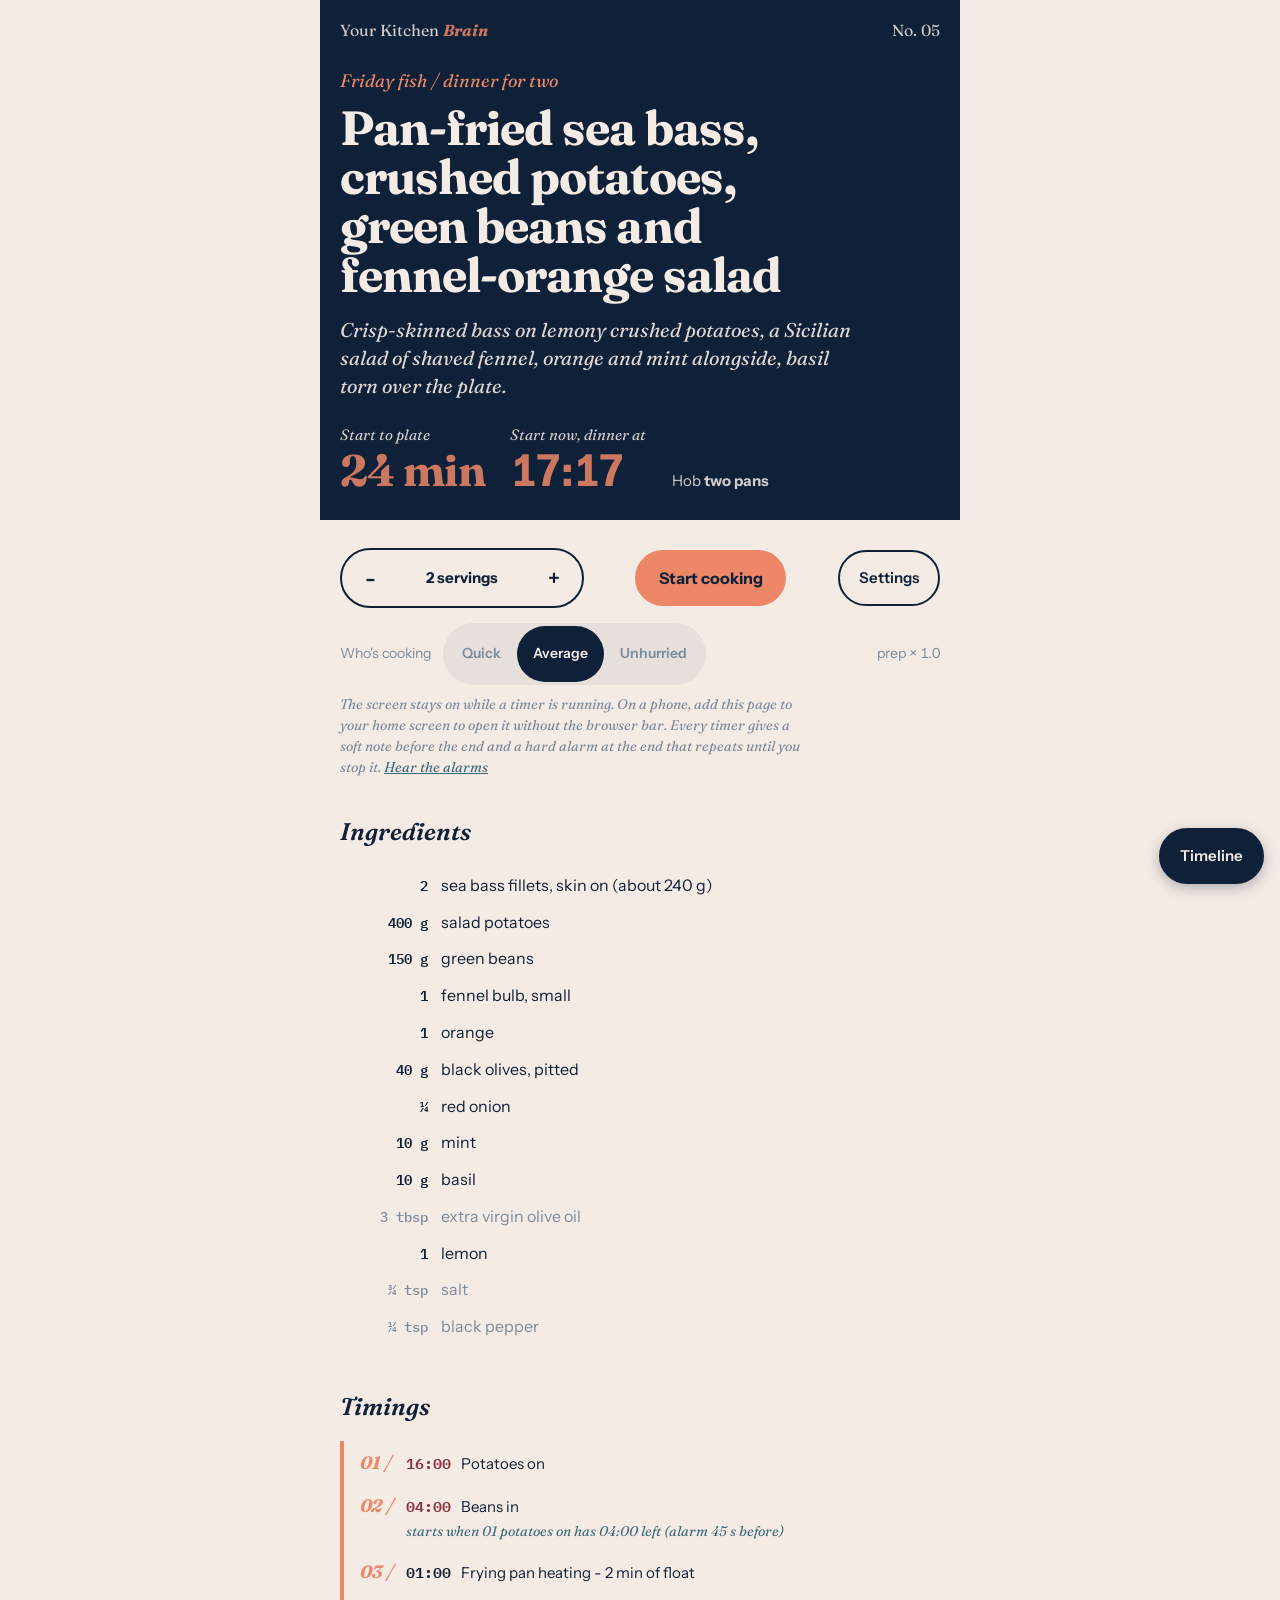
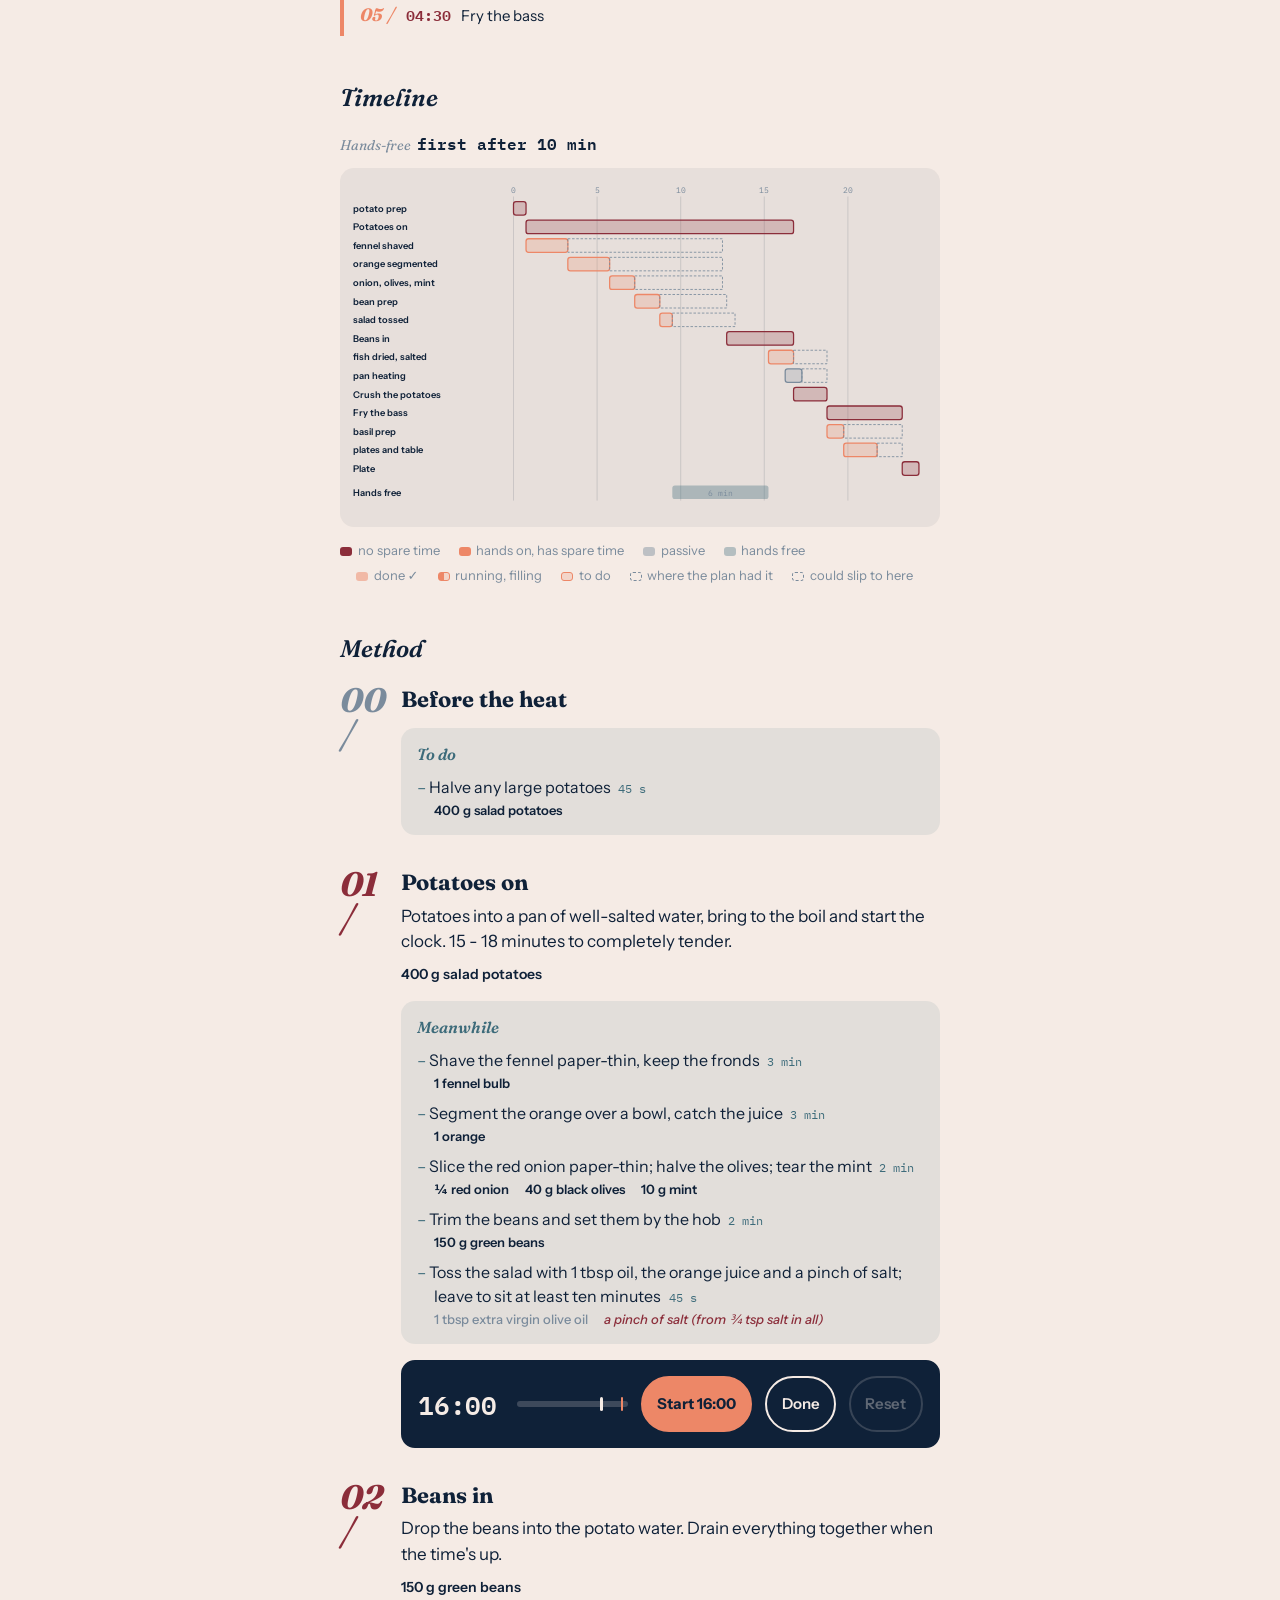
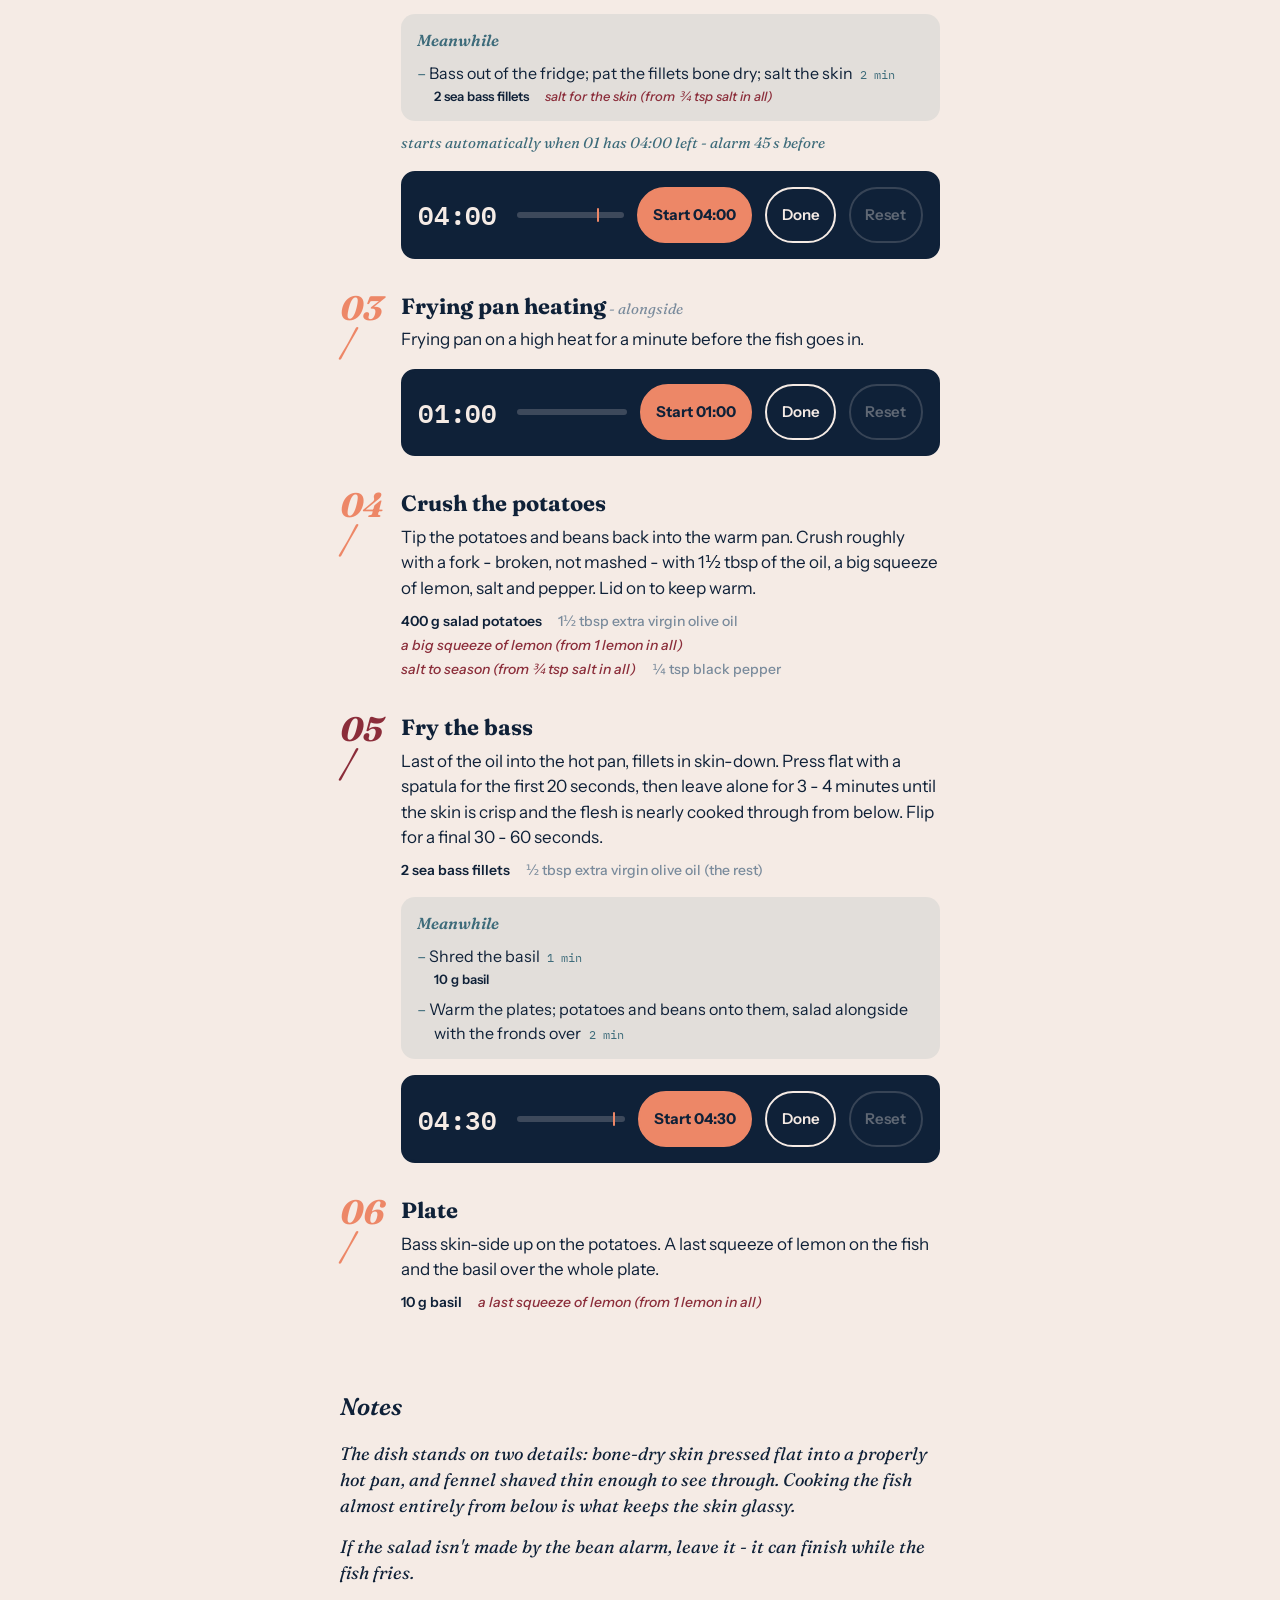
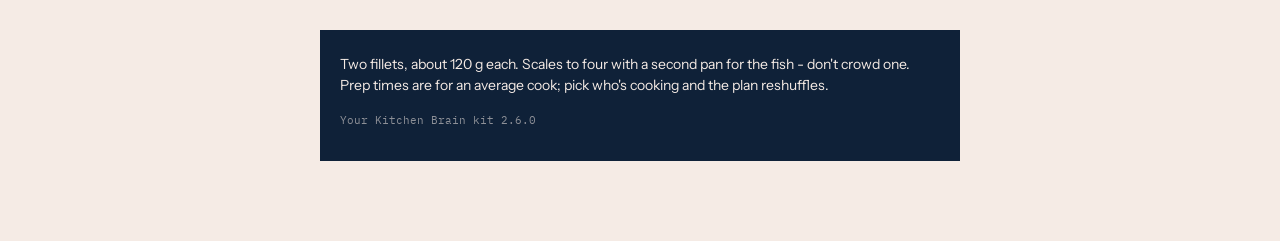
<file: sea-bass-crushed-potatoes.html>
<!DOCTYPE html>
<html lang="en-GB">
<head>
<meta charset="utf-8">
<meta name="viewport" content="width=device-width, initial-scale=1, viewport-fit=cover">
<meta name="theme-color" content="#0F2138">
<meta name="mobile-web-app-capable" content="yes">
<meta name="apple-mobile-web-app-capable" content="yes">
<meta name="apple-mobile-web-app-status-bar-style" content="default">

<title>Pan-fried sea bass, crushed potatoes, green beans and fennel-orange salad</title>


<style>
  :root{
    --navy:#0F2138; --coral:#ED8767; --teal:#3D6B7A; --cream:#F5EBE5; --wine:#8B2D3A; --slate:#7A8B9C;
    --ink:var(--navy); --paper:var(--cream); --teal-wash:rgba(61,107,122,.10); --navy-wash:rgba(15,33,56,.06);
    --display:"Fraunces",Georgia,serif; --ui:"Instrument Sans",system-ui,sans-serif; --fig:"IBM Plex Mono",ui-monospace,monospace;
    --r:14px;
  }
  *{box-sizing:border-box;margin:0;padding:0}
  html{-webkit-text-size-adjust:100%;background:var(--navy)}
  body{background:var(--paper);color:var(--ink);font-family:var(--ui);font-size:17px;line-height:1.5;min-height:100vh}
  button{font:inherit;color:inherit;background:none;border:2px solid var(--navy);border-radius:999px;padding:.6rem 1.05rem;cursor:pointer;font-family:var(--ui);font-size:15px;font-weight:600;touch-action:manipulation}
  button:focus-visible{outline:3px solid var(--coral);outline-offset:2px}
  button:disabled{opacity:.35;cursor:default}
  strong{font-weight:700}
  em{font-family:var(--display);font-style:italic;font-weight:500}
  .wrap{max-width:640px;margin:0 auto;padding:0 1.25rem 5rem}

  /* ---- hero: navy field ---- */
  .hero{background:var(--navy);color:var(--cream);margin:0 -1.25rem 1.75rem;padding:1.1rem 1.25rem 1.75rem}
  .hero .inner{max-width:640px;margin:0 auto}
  .mark{display:flex;justify-content:space-between;align-items:baseline;font-family:var(--display);font-size:16px;color:var(--cream);opacity:.85;margin-bottom:1.6rem}
  .mark b{font-weight:700;font-style:italic;color:var(--coral)}
  .mark .no{font-variant-numeric:tabular-nums}
  .kicker{font-family:var(--display);font-style:italic;font-size:18px;color:var(--coral);margin-bottom:.6rem}
  h1{font-family:var(--display);font-optical-sizing:auto;font-weight:700;font-size:clamp(34px,8.5vw,48px);line-height:1.02;letter-spacing:-.02em;max-width:15ch;color:var(--cream)}
  .lede{font-family:var(--display);font-style:italic;font-weight:400;font-size:20px;line-height:1.4;margin-top:1rem;max-width:40ch;color:var(--cream);opacity:.9}
  .meta{display:flex;gap:1.6rem;flex-wrap:wrap;align-items:flex-end;margin-top:1.5rem;font-size:15px;color:var(--cream);opacity:.85}
  .meta span:first-child{font-family:var(--display);font-style:italic;opacity:1}
  .meta span:first-child b{display:block;font-style:normal;font-size:44px;line-height:1;font-weight:700;color:var(--coral);font-variant-numeric:tabular-nums;margin-top:.15rem;letter-spacing:-.02em}
  .meta b{color:var(--cream);font-weight:700}
  .meta .plate i{font-family:var(--display);font-style:italic}
  .meta .plate b{display:block;font-size:44px;line-height:1;color:var(--coral);font-variant-numeric:tabular-nums;margin-top:.15rem;letter-spacing:-.02em}
  .cm-plate{margin-left:.8rem;font-family:var(--fig);font-style:normal;font-size:15px;color:var(--cream)}

  /* ---- controls ---- */
  .controls{display:flex;align-items:center;justify-content:space-between;gap:.75rem;flex-wrap:wrap;margin-bottom:.9rem}
  .stepper{display:flex;align-items:center;border:2px solid var(--navy);border-radius:999px;overflow:hidden}
  .stepper button{width:2.7rem;height:2.7rem;padding:0;display:grid;place-items:center;font-size:22px;border:0;border-radius:0}
  .stepper output{min-width:8rem;text-align:center;font-weight:700;font-size:15px}
  .cook{background:var(--coral);color:var(--navy);border-color:var(--coral);padding:.8rem 1.35rem;font-weight:700;font-size:16px}
  .speed{display:flex;align-items:center;gap:.75rem;flex-wrap:wrap;font-size:14px;color:var(--slate);margin-bottom:.6rem}
  .speed .opts{display:flex;background:var(--navy-wash);border-radius:999px;padding:3px}
  .speed .opts button{border:0;padding:.45rem .85rem;font-size:14px;border-radius:999px}
  .speed .opts button.on{background:var(--navy);color:var(--cream)}
  .speed .fac{margin-left:auto;font-variant-numeric:tabular-nums}
  .hint{font-family:var(--display);font-style:italic;font-size:14px;color:var(--slate);margin:0 0 2.25rem;max-width:52ch}
  .hint button.link{border:0;padding:0;font:inherit;color:var(--teal);text-decoration:underline;cursor:pointer}

  h2{font-family:var(--display);font-style:italic;font-weight:600;font-size:24px;color:var(--ink);margin:0 0 1rem}
  section{margin-bottom:2.75rem}

  /* ---- timings: coral edge ---- */
  .timings{list-style:none;font-size:15px;border-left:4px solid var(--coral);padding-left:1rem}
  .timings li{display:grid;grid-template-columns:2.4rem 1fr;gap:.5rem;padding:.5rem 0;align-items:baseline}
  .timings .n{font-family:var(--display);font-style:italic;font-weight:700;color:var(--coral);font-size:18px}
  .timings .t{font-family:var(--fig);font-weight:600;font-variant-numeric:tabular-nums;margin-right:.6rem}
  .timings li.crit .t{color:var(--wine)}
  .timings .cue{display:block;color:var(--teal);font-size:14px;margin-top:.15rem;font-family:var(--display);font-style:italic}

  /* ---- timeline ---- */
  .gantt{width:100%;overflow:hidden;font-family:var(--ui);font-size:11px;background:var(--navy-wash);border-radius:var(--r);padding:.9rem .8rem .5rem}
  .gantt svg{width:100%;height:auto;display:block}
  .gantt .lbl{fill:var(--ink);font-size:11px;font-weight:600} .gantt .grid{stroke:rgba(15,33,56,.15);stroke-width:1} .gantt .tick{fill:var(--slate);font-family:var(--fig);font-size:10px}
  .gantt .crit{fill:var(--wine)} .gantt .hands{fill:var(--coral)} .gantt .pass{fill:var(--slate);opacity:.45} .gantt .flt{fill:none;stroke:var(--slate);stroke-dasharray:3 2;stroke-width:1}
  .gantt .free{fill:var(--teal);opacity:.35} .gantt .now{stroke:var(--navy);stroke-width:2}
  .glegend{font-size:13px;color:var(--slate);margin-top:.7rem;line-height:1.9}
  .glegend .k{display:inline-block;width:12px;height:9px;margin:0 .35rem 0 1rem;vertical-align:middle;border-radius:3px}
  .glegend .k:first-child{margin-left:0}
  .glegend .k.st-done{background:var(--coral);opacity:.5} .glegend .k.st-run{background:linear-gradient(90deg,var(--coral) 55%,rgba(237,135,103,.22) 55%);border:1.5px solid var(--coral)} .glegend .k.st-todo{background:rgba(237,135,103,.22);border:1.5px solid var(--coral)} .glegend .k.ghost{border:1.5px dashed var(--slate)}
  .gantt .todo{fill-opacity:.22;stroke-width:1.5} .gantt .crit.todo{stroke:var(--wine)} .gantt .hands.todo{stroke:var(--coral)} .gantt .pass.todo{stroke:var(--slate);opacity:1}
  .gantt .done{opacity:.5} .gantt .pass.done{opacity:.3}
  .gantt .ghost{fill:none;stroke:var(--slate);stroke-width:1.5;stroke-dasharray:3 3}
  .gantt .tickmark{fill:var(--ink);font-size:12px;font-weight:700}
  .gantt .hit{fill:transparent} .gantt g.row{cursor:pointer} .gantt g.row:hover .lbl{fill:var(--wine)}
  .greads{display:flex;flex-wrap:wrap;gap:.4rem 1.6rem;margin:0 0 .8rem;font-size:14px;color:var(--slate)}
  .greads i{font-family:var(--display);font-style:italic;margin-right:.4rem} .greads b{font-family:var(--fig);color:var(--ink);font-size:16px;font-variant-numeric:tabular-nums}
  .tl-open{position:fixed;right:1rem;bottom:calc(1rem + env(safe-area-inset-bottom));z-index:6;background:var(--navy);color:var(--cream);border-color:var(--navy);box-shadow:0 4px 14px rgba(15,33,56,.3)}
  .tl-sheet{position:fixed;inset:0;z-index:20;background:var(--paper);display:flex;flex-direction:column;padding:0 0 env(safe-area-inset-bottom)}
  .tl-sheet[hidden]{display:none}
  .tl-top{display:flex;justify-content:space-between;align-items:center;gap:1rem;padding:.8rem 1rem .4rem;background:var(--paper)}
  .tl-top .greads{margin:0}
  .tl-body{flex:1;overflow:auto;padding:0 1rem} .tl-body .lbl{font-size:13px} .tl-body .tickmark{font-size:14px} .tl-body .gantt svg{width:auto}
  .tl-hint{font-family:var(--display);font-style:italic;font-size:13px;color:var(--slate);padding:.3rem 1rem 0}
  .tl-sheet .glegend{padding:0 1rem .8rem;margin:0}
  @media (orientation:landscape) and (max-height:520px){ .tl-sheet .glegend, .tl-hint{display:none} }
  .cm-btns{display:flex;gap:.5rem;flex-wrap:wrap;justify-content:flex-end}
  .glegend .k.crit{background:var(--wine)} .glegend .k.hands{background:var(--coral)} .glegend .k.pass{background:var(--slate);opacity:.45} .glegend .k.flt{border:1px dashed var(--slate)} .glegend .k.free{background:var(--teal);opacity:.35}

  /* ---- ingredients ---- */
  ul.ings{list-style:none}
  ul.ings li{display:grid;grid-template-columns:5.5rem 1fr;gap:.8rem;padding:.4rem 0;align-items:baseline;font-size:16px}
  ul.ings .q{font-family:var(--fig);font-size:14px;font-weight:600;text-align:right;white-space:nowrap;font-variant-numeric:tabular-nums;color:var(--ink)}
  ul.ings .pantry{color:var(--slate)} ul.ings .pantry .q{color:var(--slate);font-weight:500}

  /* ---- method: numerals and space, no rules ---- */
  ol.steps{list-style:none}
  ol.steps > li{display:grid;grid-template-columns:3.2rem 1fr;gap:.6rem;padding:0 0 2rem}
  ol.steps > li > div{min-width:0}   /* let the text column shrink to the screen instead of its widest item */
  ol.steps .n{font-family:var(--display);font-style:italic;font-weight:700;color:var(--coral);font-size:34px;line-height:1;padding-top:0}
  ol.steps h3{font-family:var(--display);font-weight:700;font-size:22px;line-height:1.15;margin:.2rem 0 .5rem}
  ol.steps p{max-width:58ch;font-size:17px}
  ol.steps .link{font-size:15px;color:var(--teal);margin-top:.7rem;font-style:italic;font-family:var(--display)}
  ol.steps li.crit .n{color:var(--wine)}
  ol.steps li.along h3::after{content:" - alongside";font-weight:400;font-style:italic;color:var(--slate);font-size:15px}
  ol.steps li.prep0 .n{color:var(--slate)}

  .need{display:flex;flex-wrap:wrap;gap:.2rem 1rem;margin-top:.6rem;max-width:58ch;font-size:14px;font-weight:600;color:var(--ink)}
  .need .pantry{color:var(--slate);font-weight:500}
  .need .remind{color:var(--wine);font-weight:500;font-style:italic}
  .mw li .need{text-indent:0;margin-top:.15rem;font-size:13px}
  .cm-ings span.pantry{color:var(--slate);font-weight:500} .cm-ings span.remind{color:var(--coral);font-weight:500;font-style:italic}
  /* amounts inside cooking mode's Meanwhile box sit on navy: light slate, not the page's navy ink */
  .cm-mw .need{color:var(--slate)} .cm-mw .need .pantry{color:var(--slate);opacity:.7} .cm-mw .need .remind{color:var(--coral)}
  .mw{margin-top:1rem;max-width:58ch;background:var(--teal-wash);border-radius:var(--r);padding:.85rem 1rem .7rem}
  .mw b{font-family:var(--display);font-style:italic;font-weight:600;font-size:16px;color:var(--teal);display:block;margin-bottom:.35rem}
  .mw ul{list-style:none} .mw li{padding:.22rem 0 .22rem 1.1rem;text-indent:-1.1rem;font-size:16px}
  .mw li::before{content:"\2013  ";color:var(--teal)}
  .mw li i{white-space:nowrap;font-style:normal;color:var(--teal);font-family:var(--fig);font-size:12px;margin-left:.45rem;font-variant-numeric:tabular-nums}

  /* ---- timer instrument: navy ---- */
  .st{display:grid;grid-template-columns:auto 1fr auto auto auto;align-items:center;gap:.8rem;margin-top:1rem;padding:.8rem .9rem;background:var(--navy);color:var(--cream);border-radius:var(--r);border:3px solid var(--navy)}
  .st .clock{font-family:var(--fig);font-size:26px;font-weight:600;letter-spacing:-.01em;font-variant-numeric:tabular-nums;min-width:5.4ch}
  .st .clock.warn{color:var(--coral)} .st .clock.done{color:var(--coral)}
  .st .bar{height:6px;background:rgba(245,235,229,.2);position:relative;border-radius:3px;min-width:3rem}
  .st .bar i{position:absolute;left:0;top:0;bottom:0;background:var(--coral);width:0;border-radius:3px}
  .st .bar u{position:absolute;top:-4px;bottom:-4px;width:3px;background:var(--cream);text-decoration:none;border-radius:2px}
  .st button{padding:.5rem .9rem;font-size:14px;border-color:rgba(245,235,229,.5);color:var(--cream)}
  .st button.go{background:var(--coral);border-color:var(--coral);color:var(--navy);font-weight:700}
  .st button.go.run{background:var(--cream);border-color:var(--cream);color:var(--navy)}
  .st .bar u.w{background:var(--coral);width:2px}
  .st button.go.ring{background:var(--wine);border-color:var(--wine);color:var(--cream)}
  .st.ringing{border-color:var(--wine)}
  .strip span.ring b{color:var(--wine)}
  @keyframes pulse{50%{opacity:.55}}
  @media (prefers-reduced-motion:no-preference){ .st button.go.ring,.strip span.ring b{animation:pulse 1s ease-in-out infinite} }
  li.running .st{border-color:var(--coral)}
  li.running .n{color:var(--coral)}

  .notes p{max-width:58ch;margin-bottom:.9rem;font-family:var(--display);font-style:italic;font-size:18px;line-height:1.45}
  footer{font-size:14px;color:var(--cream);background:var(--navy);margin:0 -1.25rem;padding:1.5rem 1.25rem 2rem}
  footer p,footer{max-width:none}
  footer .kv{display:block;margin-top:1rem;font-family:var(--fig);font-size:11px;opacity:.55}

  /* ---- running strip ---- */
  .strip{position:sticky;top:0;z-index:5;background:var(--coral);color:var(--navy);font-size:14px;font-weight:600;padding:.65rem 1.25rem;display:none;gap:.4rem 1.25rem;flex-wrap:wrap;font-variant-numeric:tabular-nums}
  .strip.on{display:flex}
  .strip span b{font-family:var(--fig);font-weight:700;margin-right:.45rem}
  .strip span.warn b{color:var(--wine)}
  .strip span.cue{flex-basis:100%;color:var(--navy)}
  .strip span.cue b{font-family:var(--ui)}

  /* ---- cooking mode: the stage ---- */
  .cookmode{position:fixed;inset:0;background:var(--navy);color:var(--cream);display:none;flex-direction:column;overflow:auto;z-index:10;padding-bottom:env(safe-area-inset-bottom)}
  .cookmode.on{display:flex}
  .cookmode button{border-color:rgba(245,235,229,.5);color:var(--cream)}
  .cm-top{display:flex;justify-content:space-between;align-items:center;padding:1rem 1.25rem .5rem;font-family:var(--display);font-style:italic;font-size:17px;color:var(--coral)}
  .cm-top button{font-size:14px;padding:.45rem .9rem}
  .cm-body{flex:1;padding:.5rem 1.25rem 1.5rem;max-width:640px;width:100%;margin:0 auto;display:flex;flex-direction:column}
  .cm-n{font-family:var(--display);font-style:italic;font-weight:700;color:var(--coral);font-size:30px;line-height:1;margin-bottom:.5rem}
  .cm-title{font-family:var(--display);font-weight:700;font-size:clamp(30px,7.5vw,40px);line-height:1.05;margin-bottom:1rem;letter-spacing:-.015em}
  .cm-text{font-size:19px;line-height:1.5;max-width:54ch}
  .cm-mw{margin-top:1.1rem;font-size:17px;max-width:54ch;background:rgba(245,235,229,.08);border-radius:var(--r);padding:.85rem 1rem .7rem}
  .cm-mw b{font-family:var(--display);font-style:italic;font-weight:600;font-size:16px;color:var(--coral);display:block;margin-bottom:.35rem}
  .cm-mw ul{list-style:none} .cm-mw li{padding:.22rem 0 .22rem 1.1rem;text-indent:-1.1rem} .cm-mw li::before{content:"\2013  ";color:var(--coral)}
  .cm-mw li i{font-style:normal;color:var(--slate);font-family:var(--fig);font-size:12px;margin-left:.45rem}
  .cm-ings{margin-top:1.25rem;font-size:15px;color:var(--slate);padding-top:.9rem}
  .cm-ings span{color:var(--cream);display:inline-block;margin-right:1.25rem;margin-bottom:.35rem;font-weight:600}
  .cm-timings{margin-top:1.25rem;padding-top:.9rem}
  .cm-timings h4{font-family:var(--display);font-style:italic;font-weight:600;font-size:16px;color:var(--coral);margin-bottom:.5rem}
  .cm-timings .timings{border-left-color:var(--coral)} .cm-timings .timings li.crit .t{color:var(--coral)} .cm-timings .timings .cue{color:var(--slate)}
  .cm-cue{font-size:18px;color:var(--navy);background:var(--coral);border-radius:var(--r);padding:.7rem 1rem;margin-top:1rem;font-weight:700}
  .cm-timer{margin-top:auto;padding-top:1.5rem}
  .cm-timer .st{grid-template-columns:1fr;gap:1rem;padding:1.2rem 1rem 1rem;background:rgba(245,235,229,.06);border-color:rgba(245,235,229,.25)}
  .cm-timer .st .clock{font-size:clamp(72px,22vw,120px);line-height:1;letter-spacing:-.04em;text-align:center;font-weight:600}
  .cm-timer .st .bar{height:8px}
  .cm-timer .st .row{display:grid;grid-template-columns:2fr 1fr 1fr;gap:.6rem} .cm-timer .st .row button{white-space:nowrap}
  .cm-timer .st .row button{padding:1rem 1.1rem;font-size:17px}
  .cm-timer .none{font-family:var(--display);font-style:italic;font-size:16px;color:var(--slate);text-align:center;padding:1rem 0}
  .cm-nav{display:flex;justify-content:space-between;gap:.6rem;padding:1rem 1.25rem 1.25rem;max-width:640px;width:100%;margin:0 auto}
  .cm-nav button{flex:1;padding:1.05rem;font-size:17px;font-weight:700}
  .cm-nav button.fin{background:var(--coral);color:var(--navy);border-color:var(--coral)}
  .cm-others{font-size:15px;color:var(--slate);margin-top:1.25rem;font-variant-numeric:tabular-nums}
  .cm-others .lbl{font-family:var(--display);font-style:italic;color:var(--coral);margin-bottom:.3rem}
  .cm-others .row{display:grid;grid-template-columns:4.6rem 1fr;gap:.6rem;padding:.45rem 0;cursor:pointer;color:var(--cream)}
  .cm-others .row b{font-family:var(--fig);font-weight:700}
  .cm-wake{font-family:var(--display);font-style:italic;font-size:14px;color:var(--slate);margin-top:1rem}

  @media (prefers-reduced-motion:no-preference){ .st .bar i{transition:width .5s linear} }
  @media (max-width:420px){ ul.ings li{grid-template-columns:4.8rem 1fr} ol.steps > li{grid-template-columns:2.7rem 1fr} ol.steps .n{font-size:30px} }
  /* ---- controls for wet, floury hands (plan Phase 3) ----
     Every control at least 56 px tall, cooking mode's main actions 72 px, 12 px or more between neighbours.
     A visible press, and a short buzz where the phone can. Reset needs a press-and-hold. */
  button{min-height:56px;padding:.7rem 1.2rem}
  button.link{min-height:0;padding:0}
  .stepper button{width:56px;height:56px;min-height:56px}
  .speed .opts button{min-height:56px;padding:.6rem 1rem}
  .st button{min-height:56px;font-size:15px}
  .cm-top{flex-direction:column;align-items:stretch;gap:.6rem}
  .cm-btns{display:flex;justify-content:space-between;gap:.75rem} .cm-right{display:flex;gap:.75rem}
  .cm-top button{min-height:56px;font-size:15px;padding:.6rem 1.1rem} #cmFull{min-width:56px;padding:0;font-size:22px;font-style:normal}
  .cm-mw li .need{text-indent:0;margin-top:.15rem;font-size:14px}
  .cm-timer .st .row{gap:.75rem} .cm-timer .st .row button{min-height:72px;font-size:18px;padding:.5rem .6rem}
  .cm-nav{display:grid;grid-template-columns:minmax(6rem,1fr) 3fr;gap:.75rem}
  .cm-nav button{min-height:72px;font-size:19px}
  .cm-others .row{min-height:56px;align-items:center}
  .tl-open{min-height:56px}
  button:active:not(:disabled){filter:brightness(.88)}
  @media (prefers-reduced-motion:no-preference){ button{transition:transform .06s,filter .06s} button:active:not(:disabled){transform:translateY(2px) scale(.98)} }
  button.hold{-webkit-touch-callout:none;user-select:none;-webkit-user-select:none}
  button.holding{color:var(--cream);background:linear-gradient(var(--wine),var(--wine)) left/0% 100% no-repeat;animation:holdfill .8s linear forwards}
  @keyframes holdfill{to{background-size:100% 100%}}
  @media (max-width:420px){ #read .st{grid-template-columns:1fr auto auto;grid-template-areas:"clock bar bar" "go fin reset"} #read .st .clock{grid-area:clock} #read .st .bar{grid-area:bar} #read .st .go{grid-area:go} #read .st .fin-btn{grid-area:fin} #read .st .reset-btn{grid-area:reset} }
  .st button.fin-btn{border-color:var(--cream);color:var(--cream)} .st button.go.undo{background:var(--cream);border-color:var(--cream);color:var(--navy)}
  .cm-cue:empty{display:none}
  /* alert levels: urgent takes the whole screen; heads-up and soft are banners that clear themselves */
  .alarm-over{position:fixed;inset:0;z-index:50;display:flex;flex-direction:column;justify-content:center;align-items:flex-start;gap:1rem;
    padding:2rem 1.5rem calc(2rem + env(safe-area-inset-bottom));border:0;border-radius:0;background:var(--wine);color:var(--cream);text-align:left;cursor:pointer}
  .alarm-over[hidden]{display:none}
  .alarm-over .ao-k{font-family:var(--display);font-style:italic;font-size:22px;opacity:.85}
  .alarm-over .ao-title{font-family:var(--display);font-weight:700;font-size:clamp(34px,9vw,52px);line-height:1.05}
  .alarm-over .ao-note{font-size:19px;line-height:1.45;max-width:30ch}
  .alarm-over .ao-tap{margin-top:1.5rem;font-weight:700;font-size:18px;border:2px solid var(--cream);border-radius:999px;padding:.9rem 1.4rem}
  @media (prefers-reduced-motion:no-preference){ .alarm-over .ao-tap{animation:pulse 1s ease-in-out infinite} }
  .strip span.cue.lvl-soft{font-weight:500}
  .cm-cue.lvl-soft{background:rgba(245,235,229,.12);color:var(--cream);font-weight:500}
  .set-sheet{z-index:30} .set-sheet h2{margin:0} .set-sheet .tl-body{padding:1rem 1.25rem 2rem}
  #cmSet{min-width:56px;padding:0;font-size:22px;font-style:normal}
  .cm-auto{margin-top:1rem;padding:.8rem 1rem;border-radius:var(--r);background:var(--coral);color:var(--navy);font-weight:700;font-size:18px;display:flex;flex-direction:column;gap:.7rem}
  .cm-auto[hidden]{display:none}
  .cm-auto-btns{display:grid;grid-template-columns:1fr 1fr;gap:.75rem}
  .cookmode .cm-auto button{border-color:var(--navy);color:var(--navy);min-height:56px} .cookmode .cm-auto button#cmAutoNow{background:var(--navy);color:var(--cream)}
</style>
<link rel="stylesheet" href="fonts/fonts.css"><link rel="manifest" href="manifest.webmanifest"><link rel="icon" href="icon.svg" type="image/svg+xml"><link rel="apple-touch-icon" href="icon-180.png"></head>
<body>
<div class="strip" id="strip" aria-live="polite"></div>
<button type="button" class="alarm-over" id="alarmOver" hidden aria-live="assertive"><span class="ao-k">Time's up</span><span class="ao-title" id="aoTitle"></span><span class="ao-note" id="aoNote"></span><span class="ao-tap">Tap anywhere to stop the alarm</span></button>
<div class="wrap" id="read">
  <div class="hero"><div class="inner">
  <div class="mark"><span>Your Kitchen <b>Brain</b></span><span class="no">No. 05</span></div>
  <header>
    <div class="kicker">Friday fish  /  dinner for two</div>
    <h1>Pan-fried sea bass, crushed potatoes, green beans and fennel-orange salad</h1>
    <p class="lede">Crisp-skinned bass on lemony crushed potatoes, a Sicilian salad of shaved fennel, orange and mint alongside, basil torn over the plate.</p>
    <div class="meta"><span>Start to plate<b id="total"></b></span><span class="plate"><i id="plateLbl"></i><b id="plate"></b></span>
      <span>Hob <b>two pans</b></span>
      </div>
  </header>
  </div></div>

  <div class="controls">
    <div class="stepper" aria-label="Servings">
      <button type="button" id="dec" aria-label="Fewer servings">-</button>
      <output id="srv" aria-live="polite"></output>
      <button type="button" id="inc" aria-label="More servings">+</button>
    </div>
    <button type="button" class="cook" id="startCook">Start cooking</button>
    <button type="button" id="setOpen">Settings</button>
  </div>
  <div class="speed" aria-label="Cook speed">
    <span class="lbl">Who's cooking</span>
    <div class="opts" id="speedOpts"></div>
    <span class="fac" id="speedFac"></span>
  </div>
  <p class="hint">The screen stays on while a timer is running. On a phone, add this page to your home screen to open it without the browser bar. Every timer gives a soft note before the end and a hard alarm at the end that repeats until you stop it. <button type="button" class="link" id="hear">Hear the alarms</button> <button type="button" class="link" id="endCook" hidden>Start over</button></p>

  <section>
    <h2>Ingredients</h2>
    <ul class="ings" id="ings"></ul>
  </section>

  <section>
    <h2>Timings</h2>
    <ul class="timings" id="timings"></ul>
  </section>

  <section>
    <h2>Timeline</h2>
    <div class="greads"><span><i>Hands-free</i><b id="gFree"></b></span><span hidden><i>Spare time</i><b id="gSpare"></b></span></div>
    <div id="gantt"></div>
    <p class="glegend"><span class="k crit"></span>no spare time <span class="k hands"></span>hands on, has spare time <span class="k pass"></span>passive <span class="k free"></span>hands free<br><span class="k st-done"></span>done ✓ <span class="k st-run"></span>running, filling <span class="k st-todo"></span>to do <span class="k ghost"></span>where the plan had it <span class="k flt"></span>could slip to here</p>
  </section>

  <section>
    <h2>Method</h2>
    <ol class="steps" id="steps"></ol>
  </section>

  <section class="notes">
    <h2>Notes</h2>
    <p>The dish stands on two details: bone-dry skin pressed flat into a properly hot pan, and fennel shaved thin enough to see through. Cooking the fish almost entirely from below is what keeps the skin glassy.</p>
    <p>If the salad isn&#x27;t made by the bean alarm, leave it - it can finish while the fish fries.</p>
  </section>


  <footer>Two fillets, about 120 g each. Scales to four with a second pan for the fish - don&#x27;t crowd one. Prep times are for an average cook; pick who&#x27;s cooking and the plan reshuffles.<span class="kv">Your Kitchen Brain kit 2.6.0</span></footer>
</div>

<button type="button" class="tl-open" id="tlOpen">Timeline</button>
<div class="tl-sheet" id="tl" role="dialog" aria-modal="true" aria-label="Timeline" hidden>
  <div class="tl-top"><div class="greads"><span><i>Dinner at</i><b id="tlPlate"></b></span><span><i>Hands-free</i><b id="tlFree"></b></span><span hidden><i>Spare time</i><b id="tlSpare"></b></span></div>
    <button type="button" id="tlClose">Close</button></div>
  <div class="tl-body" id="tlBody"></div>
  <p class="tl-hint">Tap a row to go to that step.</p>
  <p class="glegend"><span class="k crit"></span>no spare time <span class="k hands"></span>hands on, has spare time <span class="k pass"></span>passive <span class="k free"></span>hands free<br><span class="k st-done"></span>done ✓ <span class="k st-run"></span>running, filling <span class="k st-todo"></span>to do <span class="k ghost"></span>where the plan had it <span class="k flt"></span>could slip to here</p>
</div>

<div class="tl-sheet set-sheet" id="set" role="dialog" aria-modal="true" aria-label="Settings" hidden>
  <div class="tl-top"><h2>Settings</h2><button type="button" id="setClose">Close</button></div>
  <div class="tl-body" id="setBody"></div>
</div>

<div class="cookmode" id="cm" role="dialog" aria-modal="true" aria-label="Cooking mode">
  <div class="cm-top">
    <span class="cm-btns"><button type="button" id="cmTl">Timeline</button><span class="cm-right"><button type="button" id="cmSet" aria-label="Settings" title="Settings">⚙</button><button type="button" id="cmFull" hidden aria-label="Full screen" title="Full screen">⤢</button><button type="button" id="cmClose">Close</button></span></span>
    <span class="cm-prog"><span id="cmProg"></span><span id="cmPlate" class="cm-plate"></span></span>
  </div>
  <div class="cm-body">
    <div class="cm-n" id="cmN"></div>
    <div class="cm-title" id="cmTitle"></div>
    <div class="cm-text" id="cmText"></div>
    <div id="cmMw"></div>
    <div class="cm-ings" id="cmIngs"></div>
    <div class="cm-timings" id="cmTimings" hidden></div>
    <div class="cm-cue" id="cmCue"></div>
    <div class="cm-auto" id="cmAuto" hidden><span id="cmAutoText"></span><span class="cm-auto-btns"><button type="button" id="cmAutoNow">Start now</button><button type="button" id="cmAutoNo">Not yet</button></span></div>
    <div class="cm-timer" id="cmTimer"></div>
    <div class="cm-others" id="cmOthers"></div>
    <div class="cm-wake" id="cmWake"></div>
  </div>
  <video id="keepawake" playsinline muted loop width="16" height="16" style="position:fixed;left:-9999px;top:0;opacity:0.01;pointer-events:none" aria-hidden="true"><source src="[data-uri]" type="video/mp4"><source src="[data-uri]" type="video/webm"></video>
  <div class="cm-nav">
    <button type="button" id="cmPrev">Back</button>
    <button type="button" id="cmNext">Next step</button>
  </div>
</div>

<script>
// Resource-constrained critical-path scheduler for recipes.
// Pure function of (recipe, speed) -> plan. No DOM. Shared by the page and by tests.
//
// Activities = steps (heat, timed or not) + tasks (hands-on prep).
//   id, secs, deps: [{id, lag?}], needs: {hands, ring, oven, griddle, ...}
//   steps: hands = 1 - attention (how much of a cook the step occupies)
//   tasks: hands = 1, secs scaled by speed
//   passive: true  -> a step that occupies equipment but no hands (preheat, water boiling)
// Capacity from recipe.kit, default {hands:1, ring:2, oven:1, griddle:1}
(function(root){
function plan(R, speed, opts){
  // opts (all optional, used mid-cook by reschedule.js; without them the plan is exactly as before):
  //   pinned:    {id: {start, end}}  what has really happened - placed first, never moved
  //   notBefore: {id: secs}          earliest start for an activity (now, or its original planned start)
  //   shorten:   {id: secs}          prep the cook is assumed to do faster, to catch up
  //   durations: {id: secs}          hold a task at this length instead of re-working its stretch, so a
  //                                  projection keeps the lengths the cook was shown (placement order differs)
  opts = opts || {}; const pin = opts.pinned || {}, notBefore = opts.notBefore || {}, shorten = opts.shorten || {}, fixedDur = opts.durations || {};
  const kit = Object.assign({ring:3, oven:1, griddle:1, microwave:1, slack:90, prepAhead:900}, R.kit||{});
  const acts = [];
  R.steps.forEach((s,i)=>{
    const dur = s.secs || (s.handsSecs||45);          // untimed steps are short hands-on work
    const needs = Object.assign({}, s.needs||{});
    if (needs.hands===undefined) needs.hands = s.passive ? 0 : (s.secs ? 1-(s.attention??1) : 1);
    acts.push({id:s.id, kind:"step", idx:i, dur, needs, deps:s.deps||[], ref:s});
  });
  (R.tasks||[]).forEach((t,i)=>{
    const needs = Object.assign({hands:1}, t.needs||{});
    acts.push({id:t.id, kind:"task", idx:i, dur:Math.max(1, Math.round(t.secs*speed) - (shorten[t.id]||0)), needs, deps:t.deps||[], ref:t});
  });
  for (const a of acts) if (pin[a.id]) a.dur = Math.max(0, pin[a.id].end - pin[a.id].start);
  const byId = Object.fromEntries(acts.map(a=>[a.id,a]));
  for (const a of acts) for (const d of a.deps) if(!byId[d.id]) throw new Error(a.id+" depends on unknown "+d.id);

  // ---- unconstrained CPM: earliest start (forward), latest start (backward) ----
  const order = topo(acts, byId);
  for (const a of order){ a.es = 0; for (const d of a.deps) a.es = Math.max(a.es, byId[d.id].ef + (d.lag||0)); a.ef = a.es + a.dur; }
  const horizon = Math.max(...acts.map(a=>a.ef));
  const succ = {}; acts.forEach(a=>succ[a.id]=[]); acts.forEach(a=>a.deps.forEach(d=>succ[d.id].push({a, lag:d.lag||0})));
  for (const a of order.slice().reverse()){ a.lf = horizon; for (const s of succ[a.id]) a.lf = Math.min(a.lf, s.a.ls - s.lag); a.ls = a.lf - a.dur; }

  // ---- serial schedule generation: place by latest-start priority, earliest feasible time ----
  // Hands model: steps carry hands = 1-attention (a stir-constantly step is 1, a simmer is 0).
  // Steps may not overlap beyond 1 hand in total. A task needs a whole cook, so it can't overlap
  // another task, and while it runs alongside steps using h hands it stretches by 1/(1-h).
  const pri = order.slice().sort((x,y)=> (x.ls-y.ls) || (x.ef-y.ef) || (x.kind===y.kind ? x.idx-y.idx : (x.kind==="step"?-1:1)));
  const placed = [];
  for (const a of acts) if (pin[a.id]) { a.pinned = true; a.start = pin[a.id].start; a.end = pin[a.id].end; a.durSched = a.end - a.start; placed.push(a); }
  const over = (t0,t1,f) => placed.filter(p=>f(p) && p.start<t1 && p.end>t0);
  const stepHandsAt = (x) => over(x,x+1e-9,p=>p.kind==="step").reduce((s,p)=>s+(p.needs.hands||0),0);
  const equipOk = (a,t,dur) => {
    for (const key of Object.keys(a.needs)){ if(key==="hands"||!a.needs[key]) continue;
      const cap = kit[key] ?? 1; const pts=[t, ...placed.filter(p=>p.start>t&&p.start<t+dur).map(p=>p.start)];
      for (const x of pts){ const load=over(x,x+1e-9,p=>p.needs[key]).reduce((s,p)=>s+p.needs[key],0); if(load+a.needs[key]>cap+1e-9) return false; } }
    return true;
  };
  const tryPlace = (a,t) => {
    if (a.kind==="step"){
      if(!equipOk(a,t,a.dur)) return null;
      const pts=[t, ...placed.filter(p=>p.kind==="step"&&p.start>t&&p.start<t+a.dur).map(p=>p.start)];
      for (const x of pts) if (stepHandsAt(x)+(a.needs.hands||0) > 1+1e-9) return null;
      return a.dur;
    }
    // task: no other task may overlap; stretch by the hands the running steps take
    if (fixedDur[a.id] != null) { const d = Math.max(1, fixedDur[a.id] - (shorten[a.id]||0));
      if (over(t,t+d,p=>p.kind==="task").length || !equipOk(a,t,d)) return null; return d; }
    let dur=a.dur, end=t+dur, guard=0;
    while(guard++<8){ if(over(t,end,p=>p.kind==="task").length) return null;
      const pts=[t, ...placed.filter(p=>p.kind==="step"&&p.start>t&&p.start<end).map(p=>p.start)];
      let h=0; for(const x of pts) h=Math.max(h, stepHandsAt(x)); if(h>=1-1e-9) return null;
      const d2=Math.round(a.dur/(1-h)); if(Math.abs(d2-dur)<1) { dur=d2; break; } dur=d2; end=t+dur; }
    if(!equipOk(a,t,dur)) return null;
    return dur;
  };
  for (const a of pri){ if (a.pinned) continue;
    let t = notBefore[a.id] || 0; for (const d of a.deps) t = Math.max(t, byId[d.id].end + (d.lag||0));
    const cands = [...new Set([t, ...placed.flatMap(p=>[p.start,p.end]).filter(e=>e>t)])].sort((x,y)=>x-y);
    let dur=null; for (const c of cands){ dur=tryPlace(a,c); if(dur!==null){ a.start=c; break; } }
    if(dur===null){ a.start = Math.max(t, ...placed.map(p=>p.end)); dur=a.dur; }
    a.end = a.start + dur; a.durSched = dur; placed.push(a);
  }
  // ---- right-shift pass: activities marked fresh (must be eaten soon after) move as late as feasible ----
  const succ2 = {}; acts.forEach(a=>succ2[a.id]=[]); acts.forEach(a=>a.deps.forEach(d=>succ2[d.id].push({a, lag:d.lag||0})));
  // fresh things keep `slack` seconds in hand; other prep with a long wait ahead of it is pulled to within `prepAhead`
  // of when it's needed, so a cabbage isn't shredded three hours before a roast comes out
  const fresh = placed.filter(a=>!a.pinned).filter(a=>a.ref.fresh || (a.kind==="task" && !a.ref.early)).sort((x,y)=>y.start-x.start);
  for (const a of fresh){
    const margin = a.ref.fresh ? (kit.slack ?? 90) : (kit.prepAhead ?? 900);
    const latest = Math.min(...succ2[a.id].map(s=>s.a.start - s.lag)) - a.durSched - margin;
    if (!isFinite(latest) || latest<=a.start) continue;
    const i = placed.indexOf(a); placed.splice(i,1);
    const cands=[latest, ...placed.flatMap(p=>[p.start,p.end,p.start-a.durSched]).filter(e=>e<latest&&e>a.start)].sort((x,y)=>y-x);   // p.start-dur: finish just as the next thing begins
    let done=false; for (const c of cands){ const d=tryPlace(a,c); if(d!==null && c+d<=latest+a.durSched+1e-9){ a.start=c; a.end=c+d; a.durSched=d; done=true; break; } }
    placed.push(a);
  }
  const makespan = Math.max(...acts.map(a=>a.end));
  // Float = spare time before the meal is late (total float), from a backward pass over the scheduled
  // timeline: each activity may end as late as its successors' latest starts allow, the last ones at
  // makespan. freeFloat (gap to the next activity's scheduled start) is kept for reference.
  // Approximation: shifting an activity by its float is not re-checked against equipment or hands.
  for (const a of order.slice().reverse()){
    a.lateEnd = makespan; for (const s of succ[a.id]) a.lateEnd = Math.min(a.lateEnd, s.a.lateStart - s.lag);
    a.lateStart = a.lateEnd - a.durSched;
    a.freeFloat = Math.max(0, Math.min(makespan, ...succ[a.id].map(s=>s.a.start - s.lag)) - a.end);
    a.float = Math.max(0, a.lateEnd - a.end); a.critical = a.float < 1;
  }
  return {acts, byId, makespan, kit};
}
function topo(acts, byId){
  const seen=new Set(), out=[];
  const visit=(a,stack)=>{ if(seen.has(a.id)) return; if(stack.has(a.id)) throw new Error("cycle at "+a.id); stack.add(a.id); a.deps.forEach(d=>visit(byId[d.id],stack)); stack.delete(a.id); seen.add(a.id); out.push(a); };
  acts.forEach(a=>visit(a,new Set())); return out;
}
// Derived views for the page
function views(P, R){
  const steps = P.acts.filter(a=>a.kind==="step").sort((x,y)=>x.start-y.start || x.idx-y.idx);
  const tasks = P.acts.filter(a=>a.kind==="task").sort((x,y)=>x.start-y.start || x.idx-y.idx);
  // "Before the heat" = before anything at all is running, oven included. Once any step is on,
  // a task belongs to the step it runs during: the latest-starting timed step covering it,
  // preferring one that leaves the hands free; failing that, the next hands-on step.
  const firstStart = Math.min(...steps.map(s=>s.start));
  const before=[]; const inside = Object.fromEntries(steps.map(s=>[s.id,[]]));
  for (const t of tasks){
    if (t.start < firstStart - 1e-9){ before.push(t); continue; }
    const covering = steps.filter(s=>s.ref.secs && s.start<=t.start+1e-9 && s.end>t.start);
    let host = covering.filter(s=>!s.ref.passive).sort((x,y)=>y.start-x.start)[0]
            || covering.sort((x,y)=>y.start-x.start)[0]
            || steps.filter(s=>!s.ref.passive && s.start>=t.start).sort((x,y)=>x.start-y.start)[0]
            || steps.filter(s=>!s.ref.passive && s.start<t.start).sort((x,y)=>y.start-x.start)[0];
    if (host) inside[host.id].push(t); else before.push(t);
  }
  // cues: a timed step that starts while another timed step is running, and is not simply "next" after a timer that just ended
  const cues = {};
  for (const s of steps){ if(!s.ref.secs || s.ref.passive) continue;
    if (s.deps.some(d=>{ const p=P.byId[d.id]; return p.kind==="step" && p.ref.secs && (d.lag||0)>=0 && s.start - (p.end+(d.lag||0)) < 180 && s.start >= p.end+(d.lag||0)-5; })) continue;   // follows that timer, give or take a short task
    const running = steps.filter(r=>r!==s && r.ref.secs && !r.ref.passive && r.start<s.start && r.end>s.start+30);
    if (!running.length) continue;
    const r = running.sort((x,y)=>(y.end-y.start)-(x.end-x.start))[0];
    const rem = Math.round(r.end - s.start); if (rem > (r.end-r.start) - 60) continue;   // starts together with r - no cue needed
    cues[s.id] = {ref:r.id, remaining:rem, buffer: s.ref.buffer ?? 45};
  }
  return {steps, tasks, before, inside, cues, firstStart};
}
root.RecipePlan = {plan, views};
})(typeof window!=="undefined" ? window : globalThis);

</script>
<script>
// Re-planning mid-cook. Pure: (recipe, speed, the plan at the start, what has happened, now) -> projected plan.
// No DOM, no clock, no storage: the page passes everything in, so Node tests can drive it.
// Rules: KITCHEN_BRAIN_PLAN.md section 3 with the amendments in section 0.
//
// session.acts: {id: {start, end, state}} in seconds since cooking started (the first timer).
//   state "done": start and end are fact. "running" / "paused": start is fact, end is the projected finish.
// What counts as late: a timed step whose timer has not started by its planned time. Prep and untimed
// steps have no button, so they are assumed on track until a step that needs them starts; at that moment
// they are known to have finished (the inference rule).
(function(root){
const ELASTICITY = 0.5;    // share of a delay the meal slides by; the rest the cook is assumed to claw back
const TOL_FRAC = 0.10;     // a late start within 10% of the step's length is overlooked...
const TOL_CAP = 60;        // ...but never more than 60 s
const LEDGER = 60;         // once overlooked seconds add up past this, they all count again
const COMPRESS = 0.20;     // the most any one prep task can be hurried

// The plan's section 3 formula for one delay, kept as the expected answer for tests and as documentation.
function elastic(d, T, F){
  const tolerance = Math.min(TOL_FRAC*T, TOL_CAP), excess = Math.max(0, d-tolerance);
  const eaten = Math.min(excess, F), residual = excess-eaten, slide = ELASTICITY*residual;
  return {tolerance, excess, eaten, residual, slide, catchUp: residual-slide};
}

function reschedule(R, speed, base, session, now){
  const RP = root.RecipePlan, facts = session.acts || {}, pinned = {};
  const deps = id => (R.steps.find(s=>s.id===id) || (R.tasks||[]).find(t=>t.id===id) || {}).deps || [];
  // A step can't start until what it waits for has finished: a timer still 'running' when something that
  // needs it has started is over, at that start. (Not for lag<0 links, which are meant to overlap.)
  const closedAt = {};
  for (const [id, s] of Object.entries(facts)) for (const d of deps(id)) if ((d.lag||0) >= 0)
    closedAt[d.id] = Math.min(closedAt[d.id] ?? Infinity, s.start);
  for (const [id, s] of Object.entries(facts)) {
    if (s.state==="done") pinned[id] = {start: s.start, end: s.end};
    else if (closedAt[id] != null) pinned[id] = {start: s.start, end: Math.max(s.start, closedAt[id])};
    else pinned[id] = {start: s.start, end: Math.max(s.end, now)}; }
  // Inference: anything a started activity depends on has finished by the time it started.
  const infer = (id, by) => { for (const d of deps(id)) { if (pinned[d.id]) continue;
    const b = base.byId[d.id], end = Math.min(b.end, by), start = Math.min(b.start, end - b.durSched);
    pinned[d.id] = {start, end, inferred: true}; infer(d.id, start); } };
  for (const id of Object.keys(facts)) infer(id, facts[id].start);
  // Nothing moves earlier than planned (early time is banked); a timer not yet started can't start in the past.
  const notBefore = {};
  for (const a of base.acts) if (!pinned[a.id]) notBefore[a.id] = (a.kind==="step" && a.ref.secs) ? Math.max(a.start, now) : a.start;

  // Prep keeps the length the cook was shown: the scheduler stretches a task that overlaps hands-on work,
  // and with pinned steps placed first that stretch can differ from the plan's for no real reason.
  const durations = {}; for (const a of base.acts) if (a.kind==="task" && !pinned[a.id]) durations[a.id] = a.durSched;
  const raw = RP.plan(R, speed, {pinned, notBefore, durations});
  const rawSlide = Math.max(0, raw.makespan - base.makespan);
  // Overlooked drift. A timer's own delay is measured from when it could have started (its planned time, or
  // later if what it waits for ran late), so delays inherited down a chain are not counted twice. Only the
  // part beyond the step's spare time touches dinner, and up to the step's tolerance of that is forgiven.
  let ledger = 0;
  for (const [id, s] of Object.entries(facts)) { const b = base.byId[id];
    if (!b || b.kind!=="step" || !b.ref.secs) continue;
    let due = b.start; for (const d of b.deps) due = Math.max(due, raw.byId[d.id].end + (d.lag||0));
    const own = Math.max(0, s.start - due);
    ledger += Math.min(Math.min(TOL_FRAC*b.dur, TOL_CAP), Math.max(0, own - b.float)); }
  const excused = ledger > LEDGER ? 0 : ledger;
  const residual = Math.max(0, rawSlide - excused);
  // Catch-up only from prep still ahead on the critical path; heat can't be hurried, prep with spare time doesn't help.
  const ahead = raw.acts.filter(a=>a.kind==="task" && !a.pinned && a.start >= now && a.critical);
  const capacity = ahead.reduce((s,a)=>s + COMPRESS*a.durSched, 0), want = residual*(1-ELASTICITY);
  let proj = raw;
  if (want > 0 && capacity > 0) { const share = Math.min(1, want/capacity), shorten = {};
    for (const a of ahead) shorten[a.id] = Math.round(COMPRESS*a.durSched*share);
    proj = RP.plan(R, speed, {pinned, notBefore, durations, shorten}); }
  const slide = Math.max(0, proj.makespan - base.makespan - excused);
  return {plan: proj, raw, plateUp: base.makespan + slide, slide, ledger, excused,
          catchUp: raw.makespan - proj.makespan, pinned};
}

root.RecipeSession = {reschedule, elastic, ELASTICITY, TOL_FRAC, TOL_CAP, LEDGER, COMPRESS};
})(typeof window!=="undefined" ? window : globalThis);

</script>
<script>
const SLUG = "sea-bass-crushed-potatoes";
const BASE = 2;
const ING = [{"id": "0001", "name": "sea bass fillets, skin on", "amt": 2, "unit": "", "grams": 240}, {"id": "0002", "name": "salad potatoes", "amt": 400, "unit": "g"}, {"id": "0003", "name": "green beans", "amt": 150, "unit": "g"}, {"id": "0004", "name": "fennel bulb, small", "amt": 1, "unit": ""}, {"id": "0005", "name": "orange", "amt": 1, "unit": ""}, {"id": "0006", "name": "black olives, pitted", "amt": 40, "unit": "g"}, {"id": "0007", "name": "red onion", "amt": 0.25, "unit": ""}, {"id": "0010", "name": "mint", "amt": 10, "unit": "g"}, {"id": "0011", "name": "basil", "amt": 10, "unit": "g"}, {"id": "0008", "name": "extra virgin olive oil", "amt": 3, "unit": "tbsp", "pantry": true}, {"id": "0009", "name": "lemon", "amt": 1, "unit": ""}, {"id": "0012", "name": "salt", "amt": 0.75, "unit": "tsp", "pantry": true}, {"id": "0013", "name": "black pepper", "amt": 0.25, "unit": "tsp", "pantry": true}];
const STEPS = [{"id": "potatoes", "title": "Potatoes on", "secs": 960, "attention": 1, "needs": {"ring": 1}, "deps": [{"id": "t-potato"}], "uses": ["0002"], "text": "Potatoes into a pan of well-salted water, bring to the boil and start the clock. 15 - 18 minutes to completely tender."}, {"id": "beans", "title": "Beans in", "secs": 240, "attention": 1, "needs": {}, "deps": [{"id": "potatoes", "lag": -240}, {"id": "t-beans"}], "uses": ["0003"], "text": "Drop the beans into the potato water. Drain everything together when the time's up."}, {"id": "crush", "title": "Crush the potatoes", "secs": null, "handsSecs": 120, "deps": [{"id": "potatoes"}, {"id": "beans"}], "uses": ["0002", {"id": "0008", "amt": 1.5}, {"id": "0009", "note": "a big squeeze of lemon"}, {"id": "0012", "note": "salt to season"}, "0013"], "text": "Tip the potatoes and beans back into the warm pan. Crush roughly with a fork - broken, not mashed - with 1½ tbsp of the oil, a big squeeze of lemon, salt and pepper. Lid on to keep warm."}, {"id": "panheat", "title": "Frying pan heating", "passive": true, "secs": 60, "needs": {"ring": 1}, "deps": [], "uses": [], "fresh": true, "text": "Frying pan on a high heat for a minute before the fish goes in.", "label": "pan heating"}, {"id": "fry", "title": "Fry the bass", "secs": 270, "attention": 0.5, "needs": {"ring": 1}, "deps": [{"id": "panheat"}, {"id": "t-fish"}, {"id": "crush"}], "uses": ["0001", "0008"], "text": "Last of the oil into the hot pan, fillets in skin-down. Press flat with a spatula for the first 20 seconds, then leave alone for 3 - 4 minutes until the skin is crisp and the flesh is nearly cooked through from below. Flip for a final 30 - 60 seconds."}, {"id": "plate", "title": "Plate", "secs": null, "handsSecs": 60, "deps": [{"id": "fry"}, {"id": "t-salad", "lag": 600}, {"id": "t-basil"}, {"id": "t-plates"}], "uses": ["0011", {"id": "0009", "note": "a last squeeze of lemon"}], "text": "Bass skin-side up on the potatoes. A last squeeze of lemon on the fish and the basil over the whole plate."}];
const TASKS = [{"id": "t-potato", "text": "Halve any large potatoes", "secs": 45, "deps": [], "label": "potato prep", "uses": ["0002"]}, {"id": "t-beans", "text": "Trim the beans and set them by the hob", "secs": 90, "deps": [], "label": "bean prep", "uses": ["0003"]}, {"id": "t-fennel", "text": "Shave the fennel paper-thin, keep the fronds", "secs": 150, "deps": [], "label": "fennel shaved", "uses": ["0004"]}, {"id": "t-orange", "text": "Segment the orange over a bowl, catch the juice", "secs": 150, "deps": [], "label": "orange segmented", "uses": ["0005"]}, {"id": "t-onion", "text": "Slice the red onion paper-thin; halve the olives; tear the mint", "secs": 90, "deps": [], "label": "onion, olives, mint", "uses": ["0007", "0006", "0010"]}, {"id": "t-salad", "text": "Toss the salad with 1 tbsp oil, the orange juice and a pinch of salt; leave to sit at least ten minutes", "secs": 45, "deps": [{"id": "t-fennel"}, {"id": "t-orange"}, {"id": "t-onion"}], "label": "salad tossed", "uses": [{"id": "0008", "amt": 1}, {"id": "0012", "note": "a pinch of salt"}]}, {"id": "t-fish", "text": "Bass out of the fridge; pat the fillets bone dry; salt the skin", "secs": 90, "deps": [], "fresh": true, "label": "fish dried, salted", "uses": ["0001", {"id": "0012", "note": "salt for the skin"}]}, {"id": "t-basil", "text": "Shred the basil", "secs": 30, "deps": [], "fresh": true, "label": "basil prep", "uses": ["0011"]}, {"id": "t-plates", "text": "Warm the plates; potatoes and beans onto them, salad alongside with the fronds over", "secs": 60, "deps": [{"id": "crush"}], "fresh": true, "label": "plates and table"}];
const KIT = {"ring": 3, "oven": 1, "griddle": 1};// ---------- events: one channel for "something happened" ----------
// The session announces every fact it records and every re-plan here. Anything that has to react listens
// instead of being called from wherever the change happened, so a new call site can never miss a reaction.
// Listeners today: the timeline. Planned: auto-start (Phase 4), alert levels (5), the phone's own alarms (6b).
//   cook-started  {anchor}                    the first timer started
//   step-started  {id, k, at, resumed}        a timer started or resumed (at: seconds since the cook began)
//   step-paused   {id, k, at}
//   step-finished {id, k, at}                 a timer reached zero, or Next on an untimed step mid-cook
//   step-reset    {id, k}
//   cook-finished {}
//   plan-updated  {plan, plateUp}             the projection was refreshed (every few seconds while cooking)
//   plan-shifted  {before, after}             the dinner time shown to the cook changed (ms timestamps)
// From the timers and the detectors, for alerts.js to decide how loudly to say them (plan Phase 5):
//   timer-warning {k, secs}                   a timer's soft-alarm moment (secs before its end)
//   timer-ended   {k, away?}                  a timer reached zero (away: while the page was closed)
//   cue-warning   {k, of, secs} / cue-now {k, of}   a linked step is due / due now
//   step-due-soon {k, in}                     the next timer is due, after 2 min or more hands-free
//   handsfree-started {from, to, suggestion}  a hands-free stretch of 2 min or more has begun
//   alerted       {level, text}               an alert was given (urgent, heads or soft)
const LISTENERS = {};
function on(name, fn){ (LISTENERS[name] ??= []).push(fn); }
function emit(name, detail){ for (const fn of LISTENERS[name] || []) { try { fn(detail || {}); } catch(e) { console.error(name, e); } } }
// ---------- settings: kept on this device ----------
// Shared by every recipe page opened from the same web address (pages opened as files may each keep their
// own until the app is hosted). Changes are announced as "settings-changed"; the page applies them.
const SETTINGS_KEY = "kb-settings";
const SETTINGS_DEFAULT = {speed: 1.0, servings: null, sound: true, volume: 0.8, vibrate: true, autostart: false, warnShift: 0};
const SETTINGS = (()=>{ try { return Object.assign({}, SETTINGS_DEFAULT, JSON.parse(localStorage.getItem(SETTINGS_KEY)) || {}); }
                        catch(e) { return Object.assign({}, SETTINGS_DEFAULT); } })();
function saveSettings(){ try { localStorage.setItem(SETTINGS_KEY, JSON.stringify(SETTINGS)); } catch(e) {} emit("settings-changed", SETTINGS); }
function buzz(pattern){ if (SETTINGS.vibrate && navigator.vibrate) navigator.vibrate(pattern); }
const SPEED_CHOICES = [["Quick", 0.8], ["Average", 1.0], ["Unhurried", 1.4]];
const WARN_SHIFTS = [[-30, "30 s later"], [-15, "15 s later"], [0, "As planned"], [15, "15 s earlier"], [30, "30 s earlier"], [60, "1 min earlier"], [120, "2 min earlier"]];

const SETTINGS_CSS = `
.kb-set{display:flex;flex-direction:column;gap:1.4rem;max-width:560px}
.kb-set .row{display:flex;flex-direction:column;gap:.5rem}
.kb-set .row > b{font-family:var(--display,Georgia,serif);font-style:italic;font-weight:600;font-size:18px}
.kb-set .row > small{font-size:14px;color:var(--slate,#7A8B9C);max-width:46ch}
.kb-set .seg{display:flex;flex-wrap:wrap;gap:.5rem}
.kb-set .seg button{min-height:56px;padding:.6rem 1rem;border-radius:999px;border:2px solid var(--navy,#0F2138);background:none;font:inherit;font-weight:600;cursor:pointer}
.kb-set .seg button.on{background:var(--navy,#0F2138);color:var(--cream,#F5EBE5)}
.kb-set .switch{display:flex;justify-content:space-between;align-items:center;gap:1rem;min-height:56px;width:100%;padding:.6rem 1rem;border-radius:16px;border:2px solid var(--navy,#0F2138);background:none;font:inherit;font-weight:600;text-align:left;cursor:pointer}
.kb-set .switch i{font-style:normal;font-family:var(--fig,monospace);padding:.25rem .7rem;border-radius:999px;background:var(--navy-wash,rgba(15,33,56,.08))}
.kb-set .switch[aria-checked="true"] i{background:var(--navy,#0F2138);color:var(--cream,#F5EBE5)}
.kb-set input[type=range]{width:100%;min-height:44px;accent-color:var(--coral,#ED8767)}
`;
function renderSettings(box, opts){
  opts = opts || {};
  if (!document.getElementById("kb-set-css")) { const st = document.createElement("style"); st.id = "kb-set-css"; st.textContent = SETTINGS_CSS; document.head.append(st); }
  box.innerHTML = ""; const form = document.createElement("div"); form.className = "kb-set"; box.append(form);
  const redraw = ()=>renderSettings(box, opts), set = (k, v)=>{ SETTINGS[k] = v; saveSettings(); redraw(); };
  const row = (label, note)=>{ const r = document.createElement("div"); r.className = "row"; const b = document.createElement("b"); b.textContent = label; r.append(b);
    if (note) { const s = document.createElement("small"); s.textContent = note; r.append(s); } form.append(r); return r; };
  const seg = (r, choices, current, onPick)=>{ const g = document.createElement("div"); g.className = "seg";
    for (const [label, value] of choices) { const bt = document.createElement("button"); bt.type = "button"; bt.textContent = label;
      bt.classList.toggle("on", value === current); bt.setAttribute("aria-pressed", value === current); bt.onclick = ()=>onPick(value); g.append(bt); }
    r.append(g); return g; };
  const sw = (r, key, label)=>{ const bt = document.createElement("button"); bt.type = "button"; bt.className = "switch"; bt.setAttribute("role", "switch");
    bt.setAttribute("aria-checked", !!SETTINGS[key]); bt.dataset.key = key;
    const t = document.createElement("span"); t.textContent = label; const i = document.createElement("i"); i.textContent = SETTINGS[key] ? "On" : "Off";
    bt.append(t, i); bt.onclick = ()=>set(key, !SETTINGS[key]); r.append(bt); return bt; };

  seg(row("Who usually cooks", "Sets how long prep takes in the plan. Each recipe page can still change it for one cook."), SPEED_CHOICES, SETTINGS.speed, v=>set("speed", v));
  const sv = row("Usual servings", "Pages open scaled to this. 'Recipe's own' uses each recipe's number.");
  const svChoices = [["Recipe's own", null], ["1", 1], ["2", 2], ["3", 3], ["4", 4], ["5", 5], ["6", 6], ["8", 8]];
  seg(sv, svChoices, SETTINGS.servings, v=>set("servings", v));
  const snd = row("Sound"); sw(snd, "sound", "Alarms and chimes");
  if (SETTINGS.sound) { const vol = document.createElement("input"); vol.type = "range"; vol.min = "0.1"; vol.max = "1"; vol.step = "0.1"; vol.value = SETTINGS.volume;
    vol.setAttribute("aria-label", "Volume"); vol.oninput = ()=>{ SETTINGS.volume = +vol.value; saveSettings(); };
    snd.append(vol);
    if (opts.test) { const tb = document.createElement("button"); tb.type = "button"; tb.className = "switch"; tb.textContent = "Hear the alarms at this volume"; tb.onclick = opts.test; snd.append(tb); } }
  sw(row("Vibration"), "vibrate", "Buzz on alarms and taps");
  sw(row("Start timers automatically", "After Next step, that step's timer starts by itself after 15 seconds, unless you tap Not yet. Hands-off steps like preheating ask first, since the page can't know the oven is on. Linked timers always start on their cue."), "autostart", "Auto-start on Next step");
  seg(row("Warn me before a timer ends", "Moves every soft alarm earlier or later. Steps under two minutes get only the end alarm."), WARN_SHIFTS, SETTINGS.warnShift, v=>set("warnShift", v));
}


// ---------- scaling ----------
let servings = SETTINGS.servings || BASE;   // the device's usual servings, if set
const rich = (el, s) => { const esc=String(s).replace(/&/g,"&amp;").replace(/</g,"&lt;"); el.innerHTML = esc.replace(/\*\*(.+?)\*\*/g,"<strong>$1</strong>").replace(/\*(.+?)\*/g,"<em>$1</em>"); return el; };
const mmss = s => { s=Math.max(0,Math.round(s)); return String(Math.floor(s/60)).padStart(2,"0")+":"+String(s%60).padStart(2,"0"); };
const mins = s => { const m=Math.round(s/60); return m+" min"; };
function fmt(n){ if (Number.isInteger(n)) return String(n); const r=Math.round(n*4)/4, w=Math.floor(r), f={0.25:"¼",0.5:"½",0.75:"¾"}[r-w]; return f?(w||"")+f:(Math.round(n*10)/10).toString(); }
function qty(i, amt){ let a=(amt??i.amt)*servings/BASE; if(i.unit==="ml"||i.unit==="g"){ const r=a<50?5:10; a=Math.max(r,Math.round(a/r)*r); } return fmt(a)+(i.unit?" "+i.unit:""); }

// ---------- amounts per step and task ----------
// A `uses` entry is an ingredient id (plain), {id, amt} (a measured portion) or {id, note} (a described
// portion: "a knob of butter"). Prep tasks show the whole amount, because that is when it comes out of the
// cupboard. In a step, a plain use is the whole amount unless the ingredient is split, in which case it is
// "the rest". A described portion, or a rest that can't be worked out, reminds the cook of the total.
const ING_BY_ID = Object.fromEntries(ING.map(i=>[i.id,i]));
const SPLIT = {};   // id -> {measured: sum of measured portions, vague: any described portion}
for (const a of [...STEPS, ...TASKS]) for (const u of (a.uses||[])) { if (typeof u==="string") continue;
  const s = SPLIT[u.id] ??= {measured:0, vague:false}; if (u.amt!=null) s.measured+=u.amt; else s.vague=true; }
// Ingredient names are written for the list ("coriander, bunch", "red onion (for the sauce, full batch)").
// In a step the short form reads better, keeping a container word: "½ bunch coriander", "1 tin chickpeas".
const CONTAINERS = ["bunch","tin","jar","slices","thick slices","sprigs","ball","bag","pack"];
function shortName(i){
  const paren = (i.name.match(/\(([^)]*)\)/)||[])[1], head = i.name.replace(/\s*\([^)]*\)/g,"");
  const [name, ...rest] = head.split(",").map(s=>s.trim());
  const box = CONTAINERS.includes(rest[0]) ? rest[0] : CONTAINERS.includes(paren) ? paren : "";
  return {name, box};
}
function amountOf(i, amt){   // "4 slices Parma ham", "1 lemon" (from "lemons" split down to one), "300 ml dry cider"
  const {name, box} = shortName(i), a = (amt??i.amt)*servings/BASE;
  let n = name; if (!box && !i.unit && a<=1 && i.amt>1 && /[^s]s$/.test(n)) n = n.slice(0,-1);
  return [qty(i,amt), box, n].filter(Boolean).join(" ");
}
function useLine(u, isTask){
  const id = typeof u==="string" ? u : u.id, i = ING_BY_ID[id]; if(!i) return null;
  const name = shortName(i).name, out = {pantry:!!i.pantry, remind:false};
  if (typeof u!=="string" && u.amt!=null) out.text = amountOf(i,u.amt);
  else if (typeof u!=="string") { out.text = u.note+" (from "+amountOf(i)+" in all)"; out.remind = true; }
  else if (isTask || !SPLIT[id]) out.text = amountOf(i);
  else { const rest = i.amt - SPLIT[id].measured;
    if (!SPLIT[id].vague && rest > 1e-9) out.text = amountOf(i,rest)+" (the rest)";
    else { out.text = "the rest of the "+name+" ("+amountOf(i)+" in all)"; out.remind = true; } }
  return out;
}
function usesBlock(a, isTask, cls){
  const lines = (a.uses||[]).map(u=>useLine(u,isTask)).filter(Boolean); if(!lines.length) return null;
  const w=document.createElement("div"); w.className=cls;
  for (const l of lines){ const s=document.createElement("span"); s.textContent=l.text; if(l.pantry) s.classList.add("pantry"); if(l.remind){ s.classList.add("remind"); s.title="Shared with other steps - check the ingredients list"; } w.append(s); }
  return w;
}
function renderIngs(){
  document.getElementById("srv").textContent = servings+(servings===1?" serving":" servings");
  const ul=document.getElementById("ings"); ul.innerHTML="";
  for (const i of ING){ const li=document.createElement("li"); if(i.pantry) li.className="pantry";
    const q=document.createElement("span"); q.className="q"; q.textContent=qty(i);
    const n=document.createElement("span"); n.textContent=i.name+(i.grams?" (about "+Math.round(i.grams*servings/BASE/10)*10+" g)":""); li.append(q,n); ul.append(li); }
  document.getElementById("dec").disabled = servings<=1;
  if (cm.classList.contains("on")) showStep(cur);
}
document.getElementById("inc").onclick=()=>{servings=Math.min(12,servings+1);renderIngs();renderSteps();};
document.getElementById("dec").onclick=()=>{servings=Math.max(1,servings-1);renderIngs();renderSteps();};

// ---------- plan ----------
const SPEEDS=[["Quick",0.8],["Average",1.0],["Unhurried",1.4]];
let speed=SETTINGS.speed, PLAN=null, VIEW=null, ORDER=[];   // ORDER: data indices of STEPS in scheduled order
const R = {steps:STEPS, tasks:TASKS, kit:KIT};
function replan(){ PLAN=RecipePlan.plan(R, speed); VIEW=RecipePlan.views(PLAN, R); ORDER=VIEW.steps.map(s=>s.idx); }
function NN(i){ return String(ORDER.indexOf(i)+1).padStart(2,"0"); }   // display number from data index
const act = i => PLAN.byId[STEPS[i].id];
function renderSpeed(){
  const o=document.getElementById("speedOpts"); o.innerHTML="";
  SPEEDS.forEach(([n,f])=>{ const b=document.createElement("button"); b.type="button"; b.textContent=n; b.classList.toggle("on",f===speed); b.onclick=()=>{speed=f; renderAll();}; o.append(b); });
  document.getElementById("speedFac").textContent="prep \u00d7 "+speed.toFixed(1);
}
function taskLine(t){ const li=document.createElement("li"); rich(li,t.ref.text); const i=document.createElement("i"); const s=t.durSched; i.textContent=(s>=60?Math.round(s/60)+" min":s+" s"); li.append(i); const u=usesBlock(t.ref,true,"need"); if(u) li.append(u); return li; }
function mwBlock(items, cls, label){ const w=document.createElement("div"); w.className=cls; const b=document.createElement("b"); b.textContent=label; const ul=document.createElement("ul"); items.forEach(t=>ul.append(taskLine(t))); w.append(b,ul); return w; }

// ---------- timings overview: the critical path ----------
function buildTimings(){
  const ul=document.createElement("ul"); ul.className="timings";
  for (const s of VIEW.steps){ if(!s.ref.secs) continue;
    const li=document.createElement("li"); if(s.critical) li.className="crit";
    const n=document.createElement("span"); n.className="n"; n.textContent=NN(s.idx)+" /";
    const d=document.createElement("div"); const t=document.createElement("span"); t.className="t"; t.textContent=mmss(s.ref.secs);
    d.append(t, s.ref.title + (s.critical? "" : "  - "+mins(s.float)+" of float"));
    const c=VIEW.cues[s.id]; if(c){ const cu=document.createElement("span"); cu.className="cue"; cu.textContent="starts when "+NN(PLAN.byId[c.ref].idx)+" "+PLAN.byId[c.ref].ref.title.toLowerCase()+" has "+mmss(c.remaining)+" left  (alarm "+c.buffer+" s before)"; d.append(cu); }
    li.append(n,d); ul.append(li);
  }
  return ul;
}
// ---------- timeline ----------
// Draws the cook as it is. Before cooking: the plan. Once cooking: the projection from the session - done
// bars where they really happened (with a tick), the running bar filling, to-do bars where the projection
// now expects them, and a faint ghost of the original plan behind anything that has moved.
// Fill says state (solid + tick: done; filling: running; outline: to do). Colour says urgency
// (wine: no spare time; coral: hands on with spare; slate: passive). Never colour alone.
let cookStart=null;
function freeGaps(P){
  // intervals where no task runs and running steps leave the hands free (needs.hands == 0)
  P = P || PLAN;
  const ev=[]; P.acts.forEach(a=>{ const h=a.kind==="task"?1:(a.needs.hands||0); if(h>0){ ev.push([a.start,h]); ev.push([a.end,-h]); } });
  ev.sort((x,y)=>x[0]-y[0]||x[1]-y[1]); const gaps=[]; let load=0, t0=0;
  for (const [t,dh] of ev){ if(load<=1e-9 && t>t0+59) gaps.push([t0,t]); load+=dh; if(load<=1e-9) t0=t; }
  if(load<=1e-9 && P.makespan>t0+59) gaps.push([t0,P.makespan]);
  return gaps;
}
function liveView(){   // what to draw, the original plan for ghosts, and "now" in plan seconds
  if (SESSION && RES) return {P:RES.plan, base:BASE_PLAN, now:secsNow()};
  return {P:PLAN, base:null, now:null};
}
function actState(a, now){
  const f = SESSION && SESSION.acts[a.id];
  if (f) return f.state==="done" ? "done" : "running";
  if (a.pinned) return "done";                                   // inferred: something that needed it has started
  if (now==null) return "todo";
  if (a.kind==="step" && a.ref.secs) return "todo";              // a timer only counts once it is started
  if (a.end<=now) return "done";                                 // prep and untimed steps: assumed on track
  return a.start<=now ? "running" : "todo";
}
function runFraction(a, now){
  const k = a.kind==="step" ? a.idx : -1;
  if (k>=0 && T[k] && T[k].total) return Math.max(0, Math.min(1, 1 - T[k].remaining/T[k].total));
  return Math.max(0, Math.min(1, (now - a.start) / Math.max(1, a.end - a.start)));
}
function hostStep(a){   // the step a row jumps to: itself, or the step its prep is listed under
  if (a.kind==="step") return a.idx;
  for (const [sid, list] of Object.entries(VIEW.inside)) if (list.some(t=>t.id===a.id)) return PLAN.byId[sid].idx;
  return ORDER[0];
}
const escX = s => String(s).replace(/&/g,"&amp;").replace(/</g,"&lt;");
function buildGantt(fit){   // fit: {w, h} in screen pixels for the full-screen sheet: drawn 1:1, so labels stay readable
  const {P, base, now} = liveView();
  const rows = (base||P).acts.slice().sort((x,y)=>x.start-y.start||x.idx-y.idx).map(a=>P.byId[a.id]);
  const W=fit?Math.max(300,fit.w):680, L=fit?Math.min(190,Math.round(W*0.34)):190, G=fit?8:6, top=22;
  const H=fit?Math.max(18,Math.min(34,Math.floor((fit.h-top-40)/(rows.length+1))-G)):16, maxLabel=fit?Math.floor(L/7.2):24;
  const span=Math.max(P.makespan, base?base.makespan:0, 60), px=(W-L-10)/span;
  const gaps=freeGaps(P); const h=top+rows.length*(H+G)+H+30;
  let out=`<svg viewBox="0 0 ${W} ${h}"${fit?` width="${W}" height="${h}"`:""} xmlns="http://www.w3.org/2000/svg">`;
  const step=span>5400?1800:span>1800?600:300;
  for(let t=0;t<=span;t+=step){ const x=L+t*px; out+=`<line class="grid" x1="${x}" y1="${top-6}" x2="${x}" y2="${h-22}"/><text class="tick" x="${x}" y="${top-10}" text-anchor="middle">${Math.round(t/60)}</text>`; }
  rows.forEach((a,r)=>{ const y=top+r*(H+G), x=L+a.start*px, w=Math.max(2,(a.end-a.start)*px);
    const tone=a.critical?"crit":(a.ref.passive?"pass":"hands"), state=actState(a, now);
    const label=(a.ref.label || (a.kind==="step"?a.ref.title:a.ref.text)).slice(0,maxLabel);
    out+=`<g class="row is-${state}" data-k="${hostStep(a)}" data-id="${escX(a.id)}"><rect class="hit" x="0" y="${y-G/2}" width="${W}" height="${H+G}"/>`;
    out+=`<text class="lbl" x="0" y="${y+H/2+4}">${escX(label)}</text>`;
    const b = base && base.byId[a.id];
    if (b && (Math.abs(b.start-a.start)>30 || Math.abs(b.end-a.end)>30))
      out+=`<rect class="ghost" x="${L+b.start*px}" y="${y+1}" width="${Math.max(2,(b.end-b.start)*px)}" height="${H-2}" rx="3"/>`;
    if (state==="done") out+=`<rect class="${tone} done" x="${x}" y="${y}" width="${w}" height="${H}" rx="3"/><text class="tickmark" x="${x+w+4}" y="${y+H/2+4}">✓</text>`;
    else { out+=`<rect class="${tone} todo" x="${x}" y="${y}" width="${w}" height="${H}" rx="3"/>`;
      if (state==="running") out+=`<rect class="${tone} fillbar" x="${x}" y="${y}" width="${Math.max(2,w*runFraction(a,now))}" height="${H}" rx="3"/>`; }
    if (!base && a.float>30) out+=`<rect class="flt" x="${x+w}" y="${y}" width="${Math.max(0,a.float*px)}" height="${H}"/>`;
    out+=`</g>`;
  });
  const gy=top+rows.length*(H+G)+6;
  out+=`<text class="lbl" x="0" y="${gy+H-4}">Hands free</text>`;
  gaps.forEach(([a,b])=>{ const x=L+a*px, w=(b-a)*px; out+=`<rect class="free" x="${x}" y="${gy}" width="${w}" height="${H}" rx="3"/>`; if(w>34) out+=`<text class="tick" x="${x+w/2}" y="${gy+H-4}" text-anchor="middle">${Math.round((b-a)/60)} min</text>`; });
  out+=`<line class="now nowline" x1="${L}" y1="${top-6}" x2="${L}" y2="${h-22}" style="display:none"/>`;
  out+="</svg>"; const d=document.createElement("div"); d.className="gantt"; d.innerHTML=out; d.dataset.l=L; d.dataset.px=px;
  d.addEventListener("click", e=>{ const g=e.target.closest("g.row"); if(g) jumpTo(+g.dataset.k); });
  return d;
}
// ---------- the two readouts: hands-free and spare time ----------
const span = s => s>=90 ? Math.round(s/60)+" min" : Math.max(1,Math.round(s))+" s";   // durations, never mm:ss, which reads like a clock time
function handsFreeText(){
  const {P, now} = liveView(), t = now ?? 0, g = freeGaps(P).find(([a,b])=>b>t+1);
  if (!g) return now==null ? "" : "none left";
  if (now==null) return g[0]<1 ? "from the start" : "first after "+span(g[0]);
  return g[0]<=t ? "now, "+span(g[1]-t)+" left" : "in "+span(g[0]-t);
}
function spareText(){   // how much longer the timers now due (or, if none, the next one) could wait before dinner moves
  const {P, now} = liveView(); if (now==null) return "";
  const waiting = P.acts.filter(a=>a.kind==="step" && a.ref.secs && !SESSION.acts[a.id] && a.end>now).sort((x,y)=>x.start-y.start);
  if (!waiting.length) return "";
  const due = waiting.filter(a=>a.start<=now+1), pool = due.length ? due : [waiting[0]];
  const tight = pool.reduce((m,a)=>a.float<m.float?a:m);
  return tight.critical ? "none" : (tight.float>=60 ? Math.floor(tight.float/60)+" min" : Math.round(tight.float)+" s");
}
function paintReadouts(){
  const free = handsFreeText(), spare = spareText();
  for (const [id, text] of [["gFree", free], ["tlFree", free], ["gSpare", spare], ["tlSpare", spare]]) {
    const el = document.getElementById(id); if (!el) continue; el.textContent = text; el.parentElement.hidden = !text; }
  const pl = document.getElementById("tlPlate"); if (pl) pl.textContent = document.getElementById("plate").textContent;
}
function paintNow(){
  for (const g of document.querySelectorAll(".gantt")) { const ln=g.querySelector(".nowline"); if(!ln) continue;
    if(cookStart===null){ ln.style.display="none"; continue; }
    const t=(Date.now()-cookStart)/1000; if(t>cookHorizon()+120){ ln.style.display="none"; continue; }
    const x=+g.dataset.l + t*(+g.dataset.px); ln.setAttribute("x1",x); ln.setAttribute("x2",x); ln.style.display=""; }
  paintReadouts();
}
// ---------- redraw on every re-plan; the full-screen sheet ----------
function redrawTimeline(){
  const g=document.getElementById("gantt"); if(g){ g.innerHTML=""; g.append(buildGantt(false)); }
  if (!document.getElementById("tl").hidden) fillSheet();
  paintNow();
}
on("plan-updated", redrawTimeline);
on("step-started", redrawTimeline); on("step-paused", redrawTimeline); on("step-finished", redrawTimeline); on("step-reset", redrawTimeline);
const tl=document.getElementById("tl");
function openTimeline(){
  tl.hidden=false; document.body.style.overflow="hidden";
  fillSheet();
  if (document.fullscreenElement && screen.orientation && screen.orientation.lock) screen.orientation.lock("landscape").catch(()=>{});
}
function fillSheet(){   // the chart drawn to the sheet's real size: no sideways scrolling, so the row names never scroll away
  const tb=document.getElementById("tlBody"); tb.innerHTML="";
  tb.append(buildGantt({w: tb.clientWidth - 58, h: tb.clientHeight - 30})); paintNow();
}
window.addEventListener("resize", ()=>{ if (!tl.hidden) fillSheet(); });
function closeTimeline(){
  tl.hidden=true; if(!cm.classList.contains("on")) document.body.style.overflow="";
  if (screen.orientation && screen.orientation.unlock) try{ screen.orientation.unlock(); }catch(e){}
}
function jumpTo(k){
  if (!tl.hidden) closeTimeline();
  if (cm.classList.contains("on")) showStep(k);
  else { const el=document.getElementById("step"+k)||document.getElementById("steps"); if(el && el.scrollIntoView) el.scrollIntoView({behavior:"smooth",block:"center"}); }
}
document.getElementById("tlOpen").onclick=openTimeline; document.getElementById("cmTl").onclick=openTimeline;
document.getElementById("tlClose").onclick=closeTimeline;
document.addEventListener("keydown", e=>{ if(e.key==="Escape" && !tl.hidden){ e.stopImmediatePropagation(); closeTimeline(); } }, true);
// ---------- timers: one per step, any number may run at once ----------
const T = STEPS.map(s => ({ total:s.secs, remaining:s.secs, end:null, running:false, done:false, warned:false, fired:false, nearly:false, ringing:false, rings:0, nextRing:0, views:[] }));
let cue=null;
function makeTimerView(k, big){
  const t=T[k]; if(!t.total) return null;
  const root=document.createElement("div"); root.className="st";
  const clock=document.createElement("span"); clock.className="clock";
  const bar=document.createElement("span"); bar.className="bar"; const fill=document.createElement("i"); bar.append(fill);
  for (const [sid,c] of Object.entries(VIEW.cues)){ if(c.ref===STEPS[k].id){ const u=document.createElement("u"); u.style.left=(100*(1-c.remaining/t.total))+"%"; u.title=PLAN.byId[sid].ref.title; bar.append(u); } }
  const w=warnSecs(STEPS[k]); if(w){ const u=document.createElement("u"); u.className="w"; u.style.left=(100*(1-w/t.total))+"%"; u.title="soft alarm, "+w+" s before the end"; bar.append(u); }
  const go=document.createElement("button"); go.type="button"; go.className="go";
  const fin=document.createElement("button"); fin.type="button"; fin.className="fin-btn"; fin.textContent="Done"; fin.title="Finished early - stop this timer";
  const reset=document.createElement("button"); reset.type="button"; reset.className="reset-btn"; reset.textContent="Reset";
  const undoable=()=>!!(t.undo && Date.now()<t.undo.until);   // a true boolean: classList.toggle flips on undefined
  go.onclick=()=>undoable()?undoDone(k):t.ringing?silence(k):t.running?pause(k):start(k); fin.onclick=()=>doneT(k); holdToConfirm(reset, ()=>resetT(k), "Hold to reset");
  if(big){ const row=document.createElement("div"); row.className="row"; row.append(go,fin,reset); root.append(clock,bar,row); } else root.append(clock,bar,go,fin,reset);
  const v={ paint(){ clock.textContent=mmss(t.remaining); clock.classList.toggle("warn",t.running&&t.remaining<=(w||30)&&t.remaining>0); clock.classList.toggle("done",t.done);
    fill.style.width=(100*(1-t.remaining/t.total))+"%"; const u=undoable(); go.textContent=u?"Undo":t.ringing?"Stop alarm":t.done?"Done":t.running?"Pause":(t.remaining<t.total?"Resume":"Start "+mmss(t.total)); go.classList.toggle("run",t.running); go.classList.toggle("ring",t.ringing); go.classList.toggle("undo",u); go.disabled=t.done&&!t.ringing&&!u; fin.hidden=t.done; reset.disabled=t.remaining===t.total&&!t.running; root.classList.toggle("ringing",t.ringing); }};
  t.views.push(v); v.paint(); return root;
}
function paintAll(k){ T[k].views.forEach(v=>v.paint()); const li=document.getElementById("step"+k); if(li) li.classList.toggle("running",T[k].running); paintStrip(); if(cm.classList.contains("on")) paintOthers(); }
function start(k){ const t=T[k]; if(t.running||t.done) return; if(pendingAuto && pendingAuto.k===k) cancelAuto(); if(cookStart===null){ const a=act(k); cookStart=Date.now()-a.start*1000; } t.running=true; holdWake(); t.end=Date.now()+t.remaining*1000; noteStart(k); paintAll(k); ensureTick(); }
function pause(k){ const t=T[k]; if(!t.running) return; t.remaining=Math.max(0,(t.end-Date.now())/1000); t.running=false; notePause(k); paintAll(k); }
function resetT(k){ const t=T[k]; t.running=false; t.done=false; t.nearly=false; t.ringing=false; t.rings=0; t.remaining=t.total;
  for (const [sid,c] of Object.entries(VIEW.cues)) if(c.ref===STEPS[k].id){ const j=PLAN.byId[sid].idx; T[j].warned=false; T[j].fired=false; } noteReset(k); paintAll(k); }
// Done: the step finished before its timer did (the oven's hot, the water's boiling). The timer stops
// without an alarm and the plan takes the step as done now. A stray tap is undone with the main button,
// which reads "Undo" for a few seconds. Done before anything has started also starts the cook.
const UNDO_MS=8000;
function doneT(k){ const t=T[k]; if(t.done) return;
  if(cookStart===null){ const a=act(k); cookStart=Date.now()-a.end*1000; }
  const prev = SESSION && SESSION.acts[STEPS[k].id] ? Object.assign({}, SESSION.acts[STEPS[k].id]) : null;
  if(t.running) t.remaining=Math.max(0,(t.end-Date.now())/1000);
  t.undo={remaining:t.remaining, running:t.running, prev, until:Date.now()+UNDO_MS};
  t.running=false; t.done=true; t.ringing=false;
  noteDoneNow(k); paintAll(k); ensureTick(); setTimeout(()=>paintAll(k), UNDO_MS+50);
}
function undoDone(k){ const t=T[k], u=t.undo; if(!u) return; t.undo=null; t.done=false; t.remaining=u.remaining; t.running=u.running;
  if(t.running) t.end=Date.now()+t.remaining*1000;
  restoreFact(k, u.prev); paintAll(k); }
// A control that destroys something (wiping a timer) needs a deliberate press-and-hold, so a stray knuckle
// can't do it. A quick tap just says how; from a keyboard, a confirm stands in for the hold.
const HOLD_MS=800;
function holdToConfirm(btn, act, hint){
  let tm=null; const label=btn.textContent; btn.classList.add("hold"); btn.title=hint;
  const stop=()=>{ clearTimeout(tm); tm=null; btn.classList.remove("holding"); };
  btn.addEventListener("pointerdown", ()=>{ if(btn.disabled) return; btn.classList.add("holding");
    tm=setTimeout(()=>{ tm=null; btn.classList.remove("holding"); act(); buzz(40); }, HOLD_MS); });
  for (const n of ["pointerup","pointerleave","pointercancel"]) btn.addEventListener(n, ()=>{ if(!tm) return; stop();
    btn.textContent=hint; setTimeout(()=>{ btn.textContent=label; }, 1800); });
  btn.addEventListener("contextmenu", e=>e.preventDefault());   // a long press must not open the phone's menu
  btn.addEventListener("click", e=>{ if(e.detail===0 && confirm(hint.replace(/^Hold to /,"")[0].toUpperCase()+hint.replace(/^Hold to ./,"")+"?")) act(); });
}
// Starting a step means what it waits for is finished, whatever their timers say: the preheat timer
// stops quietly once the gnocchi go in. Links meant to overlap (lag<0, "start when X has 14 min left")
// are left running. Follows the chain back, so starting the bake also ends the simmer and the water.
function finishPrereqs(k, seen){
  seen = seen || new Set();
  for (const d of (STEPS[k].deps||[])) { if ((d.lag||0) < 0 || seen.has(d.id)) continue; seen.add(d.id);
    const j = STEPS.findIndex(s=>s.id===d.id); if (j<0) continue;              // prep tasks have no timer
    const t = T[j]; if (t.total && !t.done && (t.running || t.remaining < t.total)) { endTimer(j); }
    finishPrereqs(j, seen); }
}
function endTimer(j){ const t=T[j]; if(t.running) t.remaining=Math.max(0,(t.end-Date.now())/1000);
  t.running=false; t.done=true; t.ringing=false; noteDone(j); paintAll(j); }
on("step-started", d=>{ if(!d.resumed) finishPrereqs(d.k); });
on("step-finished", d=>finishPrereqs(d.k));   // done means what it waited for was done too (Next on plating, Done, a timer ending)
let ticker=null;
function ensureTick(){ if(ticker) return; ticker=setInterval(()=>{
  let any=false; const now=Date.now();
  T.forEach((t,k)=>{ if(!t.running) return; any=true; t.remaining=Math.max(0,(t.end-now)/1000);
    for (const [sid,c] of Object.entries(VIEW.cues)){ if(c.ref!==STEPS[k].id) continue; const j=PLAN.byId[sid].idx, d=T[j];
      if(!d.warned && t.remaining<=c.remaining+c.buffer){ d.warned=true; emit("cue-warning", {k:j, of:k, secs:c.buffer}); }
      if(!d.fired && t.remaining<=c.remaining){ d.fired=true; emit("cue-now", {k:j, of:k}); if(!d.running&&!d.done&&d.remaining===d.total) start(j); paintAll(j); } }
    const w=warnSecs(STEPS[k]); if(w && !t.nearly && t.remaining<=w){ t.nearly=true; emit("timer-warning", {k, secs:w}); }
    if(t.remaining<=0){ t.running=false; t.done=true; emit("timer-ended", {k}); noteDone(k, t.end); } paintAll(k); });
  // the hard alarm: repeats until someone stops it, so a timer that ends while you are out of the room is still heard
  T.forEach((t,k)=>{ if(!t.ringing) return; any=true; if(now>=t.nextRing){ if(++t.rings>RING_MAX){ t.ringing=false; paintAll(k); } else { SOUNDS.hard(); buzz([300,120,300,120,300]); t.nextRing=now+RING_EVERY*1000; } } });
  paintNow(); autoTick(now); watchTick(now);
  if(SESSION && now-lastRefresh>5000){ lastRefresh=now; refreshPlan(); saveSession(); }   // keep the projection and the saved timers current
  if(cue && now>cue.until){ cue=null; paintStrip(); if(cm.classList.contains("on")) paintOthers(); }
  if(!any && !cm.classList.contains("on")) dropWake();
  if(!any && !cue && (cookStart===null || (now-cookStart)/1000>cookHorizon()+120)){ clearInterval(ticker); ticker=null; }
},250); }
function setCue(text, secs, level){ cue={text, level, until:Date.now()+secs*1000}; paintStrip(); if(cm.classList.contains("on")) paintOthers(); }   // the banner; sound and buzz are alerts.js's job
// ---------- sounds ----------
// One audio context for the page, created or resumed on every tap: iOS and Chrome only let a page make
// sound after a user gesture, and a timer ending is not one. Tones are synthesised, so no audio files.
let AC=null;
function audio(){ try{ if(!AC) AC=new (window.AudioContext||window.webkitAudioContext)(); if(AC.state==="suspended") AC.resume().catch(()=>{}); return AC; }catch(e){ return null; } }
document.addEventListener("pointerdown", ()=>audio(), {capture:true});
function tone(freq, at, dur, type, gain){ if(!SETTINGS.sound) return; const ac=audio(); if(!ac) return; gain=(gain||.4)*SETTINGS.volume; const o=ac.createOscillator(), g=ac.createGain(); o.type=type||"sine"; o.frequency.value=freq; o.connect(g); g.connect(ac.destination);
  const t0=ac.currentTime+at; g.gain.setValueAtTime(.0001,t0); g.gain.exponentialRampToValueAtTime(gain||.4,t0+.02); g.gain.exponentialRampToValueAtTime(.0001,t0+dur); o.start(t0); o.stop(t0+dur+.05); }
// Three levels, recognisable without looking: one mellow note (soft), two notes (heads-up), a rising run (urgent).
const SOUNDS={
  soft(){ tone(660,0,.6,"sine",.3); },
  cue(){ tone(660,0,.3); tone(660,.35,.3); },
  cueNow(){ tone(880,0,.25); tone(880,.3,.25); tone(880,.6,.25); },
  hard(){ [0,.22,.44].forEach((d,i)=>tone(880+i*220,d,.2,"triangle",.5)); tone(1320,.7,.7,"triangle",.5); }
};
const RING_EVERY=8, RING_MAX=12;   // urgent alarm every 8 s until stopped, for at most about a minute and a half
function warnSecs(s){   // the step's own lead time, moved earlier or later by the device setting
  const w = baseWarn(s); if (!w) return 0;
  return Math.max(10, Math.min(s.secs - 10, w + SETTINGS.warnShift));
}
function baseWarn(s){
  // Lead time for the soft alarm. Hands free during the step means the cook may be out of the room, so more
  // notice; hands on the pan means they are already there. Under two minutes the end alarm is enough.
  if(!s.secs) return 0; if(typeof s.warn==="number") return Math.min(s.warn, s.secs);
  if(s.secs<120) return 0; const free = s.passive || (s.attention??1)>=1;
  return free ? (s.secs>=3600?180:60) : 30;
}

// ---------- alert levels (plan Phase 5) ----------
// Every alert is decided here, from events on the channel: nothing else plays a sound or sets a banner.
//   urgent   a timer ends on something on the heat, or on a step with no spare time (what follows can't start
//            until it's done): repeating alarm, long buzz, the whole screen becomes a Stop button
//   heads    something needs the cook soon: two notes, short buzz, a banner that clears itself
//   soft     worth knowing, nothing to do yet: one note, a small note that clears itself
const LEVEL_RANK={soft:1, heads:2, urgent:3}, STACK_GAP=2500;   // never two alerts within 2.5 s: the louder goes first
const label = k => NN(k)+" "+STEPS[k].title;
const actLabel = a => a.kind==="step" ? NN(a.idx)+" "+a.ref.title : (a.ref.label || a.ref.text);
function currentPlan(){ return (SESSION && RES) ? RES.plan : PLAN; }
function endLevel(k){   // how loudly a timer's end should speak, and why
  const s=STEPS[k], P=currentPlan(), a=P.byId[s.id];
  if (s.alert==="urgent" || s.alert==="soft") return {level:s.alert, note:""};
  if (a && a.critical) {
    const next = P.acts.filter(b=>b.critical && b.deps.some(d=>d.id===s.id && (d.lag||0)>=0) && !(SESSION && SESSION.acts[b.id]))
                       .sort((x,y)=>x.start-y.start)[0];
    if (next) return {level:"urgent", note:"This step should be complete now. Starting "+actLabel(next)+" is on the critical path: dinner slips back if it waits."};
  }
  const heat = !s.passive && ["ring","griddle","oven"].some(e=>(s.needs||{})[e]);
  if (heat) return {level:"urgent", note:"On the heat: check it now."};
  const spare = a ? Math.floor(a.float/60) : 0;
  return {level:"soft", note: spare>=1 ? spare+" min to spare" : ""};
}
let lastAlertAt=0, queueTimer=null; const alertQueue=[];
function notify(level, text, opts){
  opts=opts||{};
  if (Date.now()-lastAlertAt < STACK_GAP) { alertQueue.push({level, text, opts}); drainSoon(); return; }
  play(level, text, opts);
}
function play(level, text, opts){
  lastAlertAt=Date.now();
  setCue(text, level==="heads" ? 20 : 12, level);
  if (level==="heads") { (opts.sound==="cueNow" ? SOUNDS.cueNow : SOUNDS.cue)(); buzz([120,80,120]); }
  else { SOUNDS.soft(); buzz(60); }
  emit("alerted", {level, text});
}
function drainSoon(){
  if (queueTimer) return;
  queueTimer=setTimeout(()=>{ queueTimer=null; if (!alertQueue.length) return;
    alertQueue.sort((x,y)=>LEVEL_RANK[y.level]-LEVEL_RANK[x.level]); const n=alertQueue.shift();
    play(n.level, n.text, n.opts); if (alertQueue.length) drainSoon(); }, Math.max(50, STACK_GAP-(Date.now()-lastAlertAt)));
}
// Urgent: the alarm repeats (in the ticker) and the whole screen becomes one Stop button until it is tapped.
let overlayK=null;
function ring(k, note){
  const t=T[k]; t.ringing=true; t.rings=0; t.nextRing=0; lastAlertAt=Date.now();
  document.title="Done - "+STEPS[k].title;
  if("Notification" in window && Notification.permission==="granted") new Notification("Timer done",{body:STEPS[k].title});
  showOverlay(k, note); emit("alerted", {level:"urgent", text:label(k)});
}
function showOverlay(k, note){
  overlayK=k; const o=document.getElementById("alarmOver"); if(!o) return;
  document.getElementById("aoTitle").textContent=label(k); document.getElementById("aoNote").textContent=note||"";
  o.hidden=false;
}
function silence(k){ const t=T[k]; t.ringing=false; paintAll(k);
  if (overlayK===k) { overlayK=null; const next=T.findIndex(x=>x.ringing); const o=document.getElementById("alarmOver");
    if (next>=0) showOverlay(next, endLevel(next).note); else if (o) o.hidden=true; } }
function silenceAll(){ T.forEach((t,k)=>{ if(t.ringing || overlayK===k) silence(k); }); }
document.getElementById("alarmOver").onclick=()=>{ if(overlayK!==null) silence(overlayK); };
document.getElementById("hear").onclick=()=>{ SOUNDS.soft(); setTimeout(SOUNDS.cue, 1200); setTimeout(SOUNDS.hard, 2600); };

on("timer-warning", d=>{ const lv=endLevel(d.k).level==="urgent" ? "heads" : "soft";
  notify(lv, label(d.k)+" - "+(d.secs>=120?Math.round(d.secs/60)+" min":d.secs+" s")+" left"); });
on("timer-ended", d=>{ const e=endLevel(d.k);
  if (e.level==="urgent") ring(d.k, e.note);
  else notify("soft", label(d.k)+": done"+(e.note?", "+e.note:"")+(d.away?" (finished while you were away)":"")); });
on("cue-warning", d=>notify("heads", label(d.k)+" in "+d.secs+" s"));
on("cue-now", d=>notify("heads", label(d.k)+" - now", {sound:"cueNow"}));
on("step-due-soon", d=>notify("heads", "Next: "+label(d.k)+(d.in>=5 ? " in "+Math.round(d.in)+" s" : " - now")));
on("handsfree-started", d=>notify("soft", "Hands free for "+Math.max(1,Math.round((d.to-d.from)/60))+" min. "+d.suggestion));

// ---------- the two time-based detectors (run about once a second while cooking) ----------
// A hands-free stretch of 2 min or more starting: say so, with a prep task that could be done now, or a
// breather. And the next timer due, but only after 2 min or more hands-free, when the cook may have wandered.
const BREATHERS=["Check the table is clear.", "Take a breather while you can.", "Pour a drink and take a few minutes.",
                 "Clear the sink and wipe the board.", "Sit down for a minute.", "Read ahead to the next step."];
let breatherIx=0; const freeSaid=new Set(), dueSaid=new Set();
function prepNow(P, now, gapEnd){   // a prep task that could be done in this stretch: its prerequisites are done, it isn't fresh
  const t = P.acts.filter(a=>a.kind==="task" && !a.pinned && a.start>=gapEnd-1 && !a.ref.fresh &&
                             a.deps.every(d=>P.byId[d.id].end<=now)).sort((x,y)=>x.start-y.start)[0];
  if (!t) return null; const txt=t.ref.text.split(/[;.]/)[0].trim();
  return "A good moment to "+txt.charAt(0).toLowerCase()+txt.slice(1)+".";
}
function watch(P, now, facts){   // pure enough to test: reads the plan, the facts and the clock it is given
  const said=[], gaps=freeGaps(P), g=gaps.find(([a,b])=>a<=now && now<b);
  if (g && g[1]-g[0]>=120 && now-g[0]<20 && !freeSaid.has(Math.round(g[0]))) {
    freeSaid.add(Math.round(g[0]));
    said.push(["handsfree-started", {from:g[0], to:g[1], suggestion: prepNow(P, now, g[1]) || BREATHERS[breatherIx++ % BREATHERS.length]}]);
  }
  if (g && now-g[0]>=120) {
    const lead=Math.max(10, 30+SETTINGS.warnShift)*((SESSION&&SESSION.speed)||speed);   // an unhurried cook gets more notice
    for (const a of P.acts) if (a.kind==="step" && a.ref.secs && !facts[a.id] && !dueSaid.has(a.id) && !VIEW.cues[a.id]
                                && now>=a.start-lead && now<a.start+5) { dueSaid.add(a.id); said.push(["step-due-soon", {k:a.idx, in:a.start-now}]); }
  }
  return said;
}
let lastWatch=0;
function watchTick(nowMs){
  if (!SESSION || !RES || nowMs-lastWatch<1000) return; lastWatch=nowMs;
  for (const [name, detail] of watch(RES.plan, secsNow(), SESSION.acts)) emit(name, detail);
}

function paintStrip(){
  const s=document.getElementById("strip"); s.innerHTML="";
  const live=T.map((t,k)=>({t,k})).filter(x=>x.t.running||x.t.done);
  s.classList.toggle("on", live.length>0||!!cue);
  if(cue){ const c=document.createElement("span"); c.className="cue lvl-"+(cue.level||"heads"); const b=document.createElement("b"); b.textContent="▶ "; c.append(b,cue.text); s.append(c); }
  for (const {t,k} of live){ const sp=document.createElement("span"); sp.className=t.ringing?"ring":t.remaining<=30?"warn":""; const b=document.createElement("b"); b.textContent=t.ringing?"⏰ stop":t.done?"done":mmss(t.remaining); sp.append(b,NN(k)+" "+STEPS[k].title); sp.onclick=()=>{ if(t.ringing) silence(k); if(cm.classList.contains("on")) showStep(k); else document.getElementById("step"+k).scrollIntoView({behavior:"smooth",block:"center"}); }; s.append(sp); }
}
// ---------- session: what has really happened in this cook ----------
// Facts only: when each timer started, paused and finished, and when an untimed step was done. Saved on
// every change so a reload or a locked phone keeps the cook. reschedule.js turns the facts plus the plan
// at the start into a projected plan and a plate-up time. Cooking starts with the first timer.
const SKEY = "kb-session:"+SLUG, HKEY = "kb-history:"+SLUG;
let SESSION = null;       // {anchor: ms when plan time 0 was, speed, servings, acts: {id: {start, end, state}}, shown}
let BASE_PLAN = null, RES = null, lastRefresh = 0;
const secsNow = () => (Date.now() - SESSION.anchor) / 1000;
const roundMin = ms => Math.round(ms / 60000) * 60000;
const hhmm = ms => new Date(roundMin(ms)).toLocaleTimeString("en-GB", {hour: "2-digit", minute: "2-digit"});
const store = { get(k){ try{ return JSON.parse(localStorage.getItem(k)); }catch(e){ return null; } },
                set(k, v){ try{ localStorage.setItem(k, JSON.stringify(v)); }catch(e){} },
                del(k){ try{ localStorage.removeItem(k); }catch(e){} } };

function beginSession(){
  SESSION = {anchor: cookStart, speed, servings, acts: {}, shown: null};
  BASE_PLAN = RecipePlan.plan(R, speed);
  SESSION.shown = roundMin(SESSION.anchor + BASE_PLAN.makespan * 1000);
  emit("cook-started", {anchor: SESSION.anchor});
}
function fact(k, f){ if (!SESSION) beginSession(); const id = STEPS[k].id;
  SESSION.acts[id] = Object.assign(SESSION.acts[id] || {}, f); saveSession(); refreshPlan(); }
const said = (name, k, extra) => emit(name, Object.assign({id: STEPS[k].id, k, at: SESSION ? secsNow() : 0}, extra));
function noteStart(k){ if (!SESSION) beginSession(); const a = SESSION.acts[STEPS[k].id], resumed = !!(a && a.start != null);
  fact(k, {start: resumed ? a.start : secsNow(), end: secsNow() + T[k].remaining, state: "running"}); said("step-started", k, {resumed}); }
function notePause(k){ if (!SESSION) return; fact(k, {state: "paused", end: secsNow() + T[k].remaining}); said("step-paused", k); }
function noteDone(k, atMs){ if (!SESSION) return; const at = ((atMs ?? Date.now()) - SESSION.anchor) / 1000;
  fact(k, {state: "done", end: at}); said("step-finished", k, {at}); }
function noteReset(k){ if (!SESSION) return; delete SESSION.acts[STEPS[k].id]; saveSession(); refreshPlan(); said("step-reset", k); }
function noteDoneNow(k){ if (!SESSION) beginSession(); const a = SESSION.acts[STEPS[k].id], n = secsNow();
  fact(k, {start: a && a.start != null ? a.start : Math.max(0, n - (STEPS[k].secs || STEPS[k].handsSecs || 45)), end: n, state: "done"});
  said("step-finished", k, {at: n, early: true}); }
function restoreFact(k, prev){ if (!SESSION) return; const id = STEPS[k].id;
  if (prev) SESSION.acts[id] = prev; else delete SESSION.acts[id];
  saveSession(); refreshPlan(); said(prev && prev.state !== "done" ? "step-started" : "step-reset", k, {resumed: !!prev, undone: true}); }
// "Next step" marks an untimed step done, but only once a cook is under way: reading ahead doesn't count.
function noteUntimedDone(k){ if (!SESSION || STEPS[k].secs || SESSION.acts[STEPS[k].id]) return;
  const n = secsNow(); fact(k, {start: n - (STEPS[k].handsSecs || 45), end: n, state: "done"}); said("step-finished", k, {at: n}); }

function sessionFacts(){   // running and paused timers report their live projected finish
  const acts = {};
  for (const [id, a] of Object.entries(SESSION.acts)) { const t = T[STEPS.findIndex(s=>s.id===id)]; let end = a.end;
    if (a.state === "running" && t && t.running) end = (t.end - SESSION.anchor) / 1000;
    else if (a.state === "paused" && t) end = secsNow() + t.remaining;
    acts[id] = {start: a.start, end, state: a.state}; }
  return {acts};
}
function refreshPlan(){
  if (!SESSION) return paintPlate();
  try { RES = RecipeSession.reschedule(R, SESSION.speed, BASE_PLAN, sessionFacts(), secsNow()); } catch(e) { RES = null; }
  paintPlate();
  if (RES) emit("plan-updated", {plan: RES.plan, plateUp: RES.plateUp});
}
// The readout. No twitching: the shown time only moves when the projection has moved 30 s or more,
// and a change of minute is said once, in words.
function paintPlate(){
  let label, time;
  if (!SESSION) { label = "Start now, dinner at"; time = hhmm(Date.now() + PLAN.makespan * 1000); }
  else { const target = SESSION.anchor + (RES ? RES.plateUp : BASE_PLAN.makespan) * 1000;
    if (Math.abs(target - SESSION.shown) >= 30000) { const before = SESSION.shown; SESSION.shown = target; saveSession();
      if (hhmm(before) !== hhmm(target)) { announcePlate(before, target); emit("plan-shifted", {before, after: target}); } }
    label = "Dinner at"; time = hhmm(SESSION.shown); }
  document.getElementById("plateLbl").textContent = label; document.getElementById("plate").textContent = time;
  document.getElementById("cmPlate").textContent = SESSION ? "dinner "+time : "";
  document.getElementById("endCook").hidden = !SESSION;
}
function announcePlate(before, after){
  const m = Math.round((roundMin(after) - roundMin(before)) / 60000);
  notify("soft", m > 0 ? "Dinner now "+hhmm(after)+" - about "+(m === 1 ? "a minute" : m+" min")+" later" : "Dinner back to "+hhmm(after));
}
function cookHorizon(){ return RES ? RES.plateUp : PLAN.makespan; }   // seconds after the start the cook should end

function saveSession(){ if (!SESSION) return;
  SESSION.timers = T.map(t=>({remaining: t.remaining, end: t.end, running: t.running, done: t.done, nearly: t.nearly, warned: t.warned, fired: t.fired}));
  store.set(SKEY, SESSION); }
function restoreSession(){
  const s = store.get(SKEY); if (!s || !s.anchor) return;
  const base = RecipePlan.plan(R, s.speed);
  if (Date.now() - s.anchor > (base.makespan + 7200) * 1000) { archive(s, base); store.del(SKEY); return; }   // a cook left open overnight
  SESSION = s; BASE_PLAN = base; cookStart = s.anchor; speed = s.speed; servings = s.servings;
  (s.timers || []).forEach((v, k)=>{ if (!T[k] || !T[k].total) return; Object.assign(T[k], v);
    if (T[k].running && T[k].end <= Date.now()) {   // it finished while the page was away: say so now
      T[k].running = false; T[k].done = true; T[k].remaining = 0; noteDone(k, T[k].end); emit("timer-ended", {k, away: true}); } });
}
function archive(s, base){
  const h = store.get(HKEY) || [];
  h.push({started: new Date(s.anchor).toISOString(), speed: s.speed, servings: s.servings, planned: base.makespan, acts: s.acts});
  store.set(HKEY, h.slice(-50));
}
function finishCook(){ if (!SESSION) return; archive(SESSION, BASE_PLAN); store.del(SKEY); emit("cook-finished"); }
document.getElementById("endCook").onclick = ()=>{
  if (!confirm("Start over? Every timer is reset and this cook is forgotten.")) return;
  store.del(SKEY); location.reload();
};
setInterval(()=>{ if (!SESSION) paintPlate(); }, 30000);   // keep "start now, dinner at" current while reading
// ---------- method list ----------
function renderSteps(){
  document.getElementById("total").textContent = mins(PLAN.makespan);
  const ol=document.getElementById("steps"); ol.innerHTML="";
  T.forEach(t=>t.views=t.views.filter(v=>v.inline===false));
  if (VIEW.before.length){ const li=document.createElement("li"); li.className="prep0"; const n=document.createElement("span"); n.className="n"; n.textContent="00 /";
    const d=document.createElement("div"); const h=document.createElement("h3"); h.textContent="Before the heat"; d.append(h, mwBlock(VIEW.before,"mw","To do")); li.append(n,d); ol.append(li); }
  for (const s of VIEW.steps){ const k=s.idx, st=STEPS[k];
    const li=document.createElement("li"); li.id="step"+k; if(s.critical&&st.secs) li.classList.add("crit"); if(st.passive) li.classList.add("along");
    const n=document.createElement("span"); n.className="n"; n.textContent=NN(k)+" /";
    const d=document.createElement("div"); const h=document.createElement("h3"); h.textContent=st.title; const p=document.createElement("p"); rich(p,st.text); d.append(h,p); const need=usesBlock(st,false,"need"); if(need) d.append(need);
    if(VIEW.inside[st.id]&&VIEW.inside[st.id].length) d.append(mwBlock(VIEW.inside[st.id],"mw","Meanwhile"));
    const c=VIEW.cues[st.id]; if(c){ const l=document.createElement("div"); l.className="link"; l.textContent="starts automatically when "+NN(PLAN.byId[c.ref].idx)+" has "+mmss(c.remaining)+" left - alarm "+c.buffer+" s before"; d.append(l); }
    const tv=makeTimerView(k,false); if(tv) d.append(tv);
    li.append(n,d); ol.append(li);
  }
  const tm=document.getElementById("timings"); const nt=buildTimings(); nt.id="timings"; tm.replaceWith(nt);
  const g=document.getElementById("gantt"); g.innerHTML=""; g.append(buildGantt()); paintNow();
}
function renderAll(){ replan(); renderSpeed(); renderSteps(); if(cm.classList.contains("on")) showStep(cur); }

// ---------- cooking mode ----------
const cm=document.getElementById("cm");
let cur=0, wakeLock=null;   // cur = data index
function showStep(k){
  if(pendingAuto && pendingAuto.k!==k) cancelAuto();   // moving on (or reading ahead) cancels a waiting auto-start
  cur=k; const s=STEPS[k]; const pos=ORDER.indexOf(k);
  document.getElementById("cmProg").textContent="Step "+(pos+1)+" of "+ORDER.length;
  document.getElementById("cmN").textContent=NN(k)+" /";
  document.getElementById("cmTitle").textContent=s.title; rich(document.getElementById("cmText"),s.text);
  const mw=document.getElementById("cmMw"); mw.innerHTML=""; const ins=VIEW.inside[s.id]||[]; if(pos===0&&VIEW.before.length) mw.append(mwBlock(VIEW.before,"cm-mw","Before the heat")); if(ins.length) mw.append(mwBlock(ins,"cm-mw","Meanwhile"));
  const ig=document.getElementById("cmIngs"); ig.innerHTML=""; const need=usesBlock(s,false,"need"); if(need) ig.append(...need.childNodes);
  const tm=document.getElementById("cmTimings"); tm.innerHTML=""; tm.hidden=pos!==0; if(pos===0){ const h=document.createElement("h4"); h.textContent="Timings to watch"; tm.append(h,buildTimings()); }
  const tw=document.getElementById("cmTimer"); tw.innerHTML=""; T[k].views=T[k].views.filter(v=>v.inline!==false);
  const tv=makeTimerView(k,true); if(tv){ T[k].views[T[k].views.length-1].inline=false; tw.append(tv); } else { const d=document.createElement("div"); d.className="none"; d.textContent="No timer on this step - carry on when you're ready."; tw.append(d); }
  paintOthers();
  document.getElementById("cmPrev").disabled=pos===0;
  const nx=document.getElementById("cmNext"); nx.textContent=pos===ORDER.length-1?"Finished":"Next step"; nx.classList.toggle("fin",pos===ORDER.length-1);
}
function paintOthers(){
  const cc=document.getElementById("cmCue"); cc.textContent=cue?"\u25B6 "+cue.text:""; cc.className="cm-cue"+(cue&&cue.level?" lvl-"+cue.level:"");
  const o=document.getElementById("cmOthers"); o.innerHTML="";
  const live=T.map((t,k)=>({t,k})).filter(x=>x.k!==cur&&(x.t.running||x.t.done)); if(!live.length) return;
  const h=document.createElement("div"); h.className="lbl"; h.textContent="Also running"; o.append(h);
  live.forEach(({t,k})=>{ const row=document.createElement("div"); row.className="row"; const b=document.createElement("b"); b.textContent=t.ringing?"⏰ stop":t.done?"done":mmss(t.remaining); const s=document.createElement("span"); s.textContent=NN(k)+" "+STEPS[k].title; row.append(b,s); row.onclick=()=>{ if(t.ringing) silence(k); showStep(k); }; o.append(row); });
}

// ---------- auto-start after Next step (setting) ----------
// The step's timer starts by itself 15 s after Next, so the cook can read the method first; Start now
// and Not yet are offered. Leaving the step cancels it. Hands-off steps (preheating, water coming to the
// boil) only ask, because the page can't know the oven or the hob is on.
const AUTO_DELAY=15; let pendingAuto=null;   // {k, at}
function offerAutoStart(k){
  cancelAuto(); const s=STEPS[k], t=T[k];
  if(!SETTINGS.autostart || !SESSION || !t.total || t.running || t.done || t.remaining<t.total) return;
  if(s.passive){ showAuto(k, "Is it on? Start the "+mins(t.total)+" timer for "+s.title.toLowerCase()+".", "Start"); return; }
  pendingAuto={k, at:Date.now()+AUTO_DELAY*1000}; showAuto(k, "", "Start now"); autoTick(Date.now()); ensureTick();
}
function showAuto(k, text, nowLabel){ const box=document.getElementById("cmAuto"); box.hidden=false; box.dataset.k=k;
  document.getElementById("cmAutoText").textContent=text; document.getElementById("cmAutoNow").textContent=nowLabel; }
function cancelAuto(){ pendingAuto=null; const box=document.getElementById("cmAuto"); if(box) box.hidden=true; }
function autoTick(now){
  if(!pendingAuto) return;
  if(cur!==pendingAuto.k || !cm.classList.contains("on")){ cancelAuto(); return; }
  const left=Math.ceil((pendingAuto.at-now)/1000);
  if(left<=0){ const k=pendingAuto.k; cancelAuto(); start(k); return; }
  document.getElementById("cmAutoText").textContent="Timer starts in "+left+" s";
}
document.getElementById("cmAutoNow").onclick=()=>{ const k=+document.getElementById("cmAuto").dataset.k; cancelAuto(); start(k); };
document.getElementById("cmAutoNo").onclick=cancelAuto;
let wakeState="off";
function paintWake(){ const el=document.getElementById("cmWake"); if(!el) return;
  el.textContent = wakeState==="api" ? "Screen will stay on." : wakeState==="video" ? "Fallback in use - open over https or file:// for a reliable screen lock." : wakeState==="denied" ? "Screen lock not allowed here - open the page over https, or add it to your home screen." : ""; }
async function holdWake(){
  // 1. Screen Wake Lock API (Chrome Android, iOS 16.4+): needs https or localhost, and a visible page
  if ("wakeLock" in navigator && window.isSecureContext){
    if (!wakeLock){ try{ wakeLock=await navigator.wakeLock.request("screen"); wakeState="api"; wakeLock.addEventListener("release",()=>{ wakeLock=null; if(wakeState==="api") wakeState="off"; paintWake(); }); }catch(e){ wakeLock=null; } }
    if (wakeLock){ paintWake(); return; }
  }
  // 2. Fallback: a silent looping video keeps the screen awake where the API is unavailable (file://, content://, some in-app browsers)
  const v=document.getElementById("keepawake");
  try{ await v.play(); wakeState="video"; }catch(e){ wakeState="denied"; }
  paintWake();
}
function dropWake(){ if(wakeLock){ wakeLock.release().catch(()=>{}); wakeLock=null; } const v=document.getElementById("keepawake"); if(v && !v.paused) v.pause(); wakeState="off"; paintWake(); }
// ---------- native Android shell (plan Phase 6b) ----------
// In the Android app the pages run inside Capacitor, a native wrapper whose plugins reach Android itself.
// In a normal browser window.Capacitor is absent and nothing below runs: the web app is unchanged.
//
// The one thing only native can do: ring with the phone locked. A page stops when it leaves the screen, so
// when the app goes to the background every running timer's warning and end are booked with Android, at
// the level Phase 5 would have chosen; when it comes back they are cancelled and the page rings itself,
// so the two never both ring. Bookings follow every fact on the event channel while in the background.
const CAP = window.Capacitor, NATIVE = !!(CAP && CAP.isNativePlatform && CAP.isNativePlatform());
let nativeBooked = [], nativeAway = false;
const NATIVE_CHANNELS = [   // sounds are res/raw files synthesised by tools/android.py to match the page's tones
  {id: "kb-urgent", name: "Urgent alarms", description: "Food on the heat, or the next step is critical", importance: 5, sound: "kb_urgent.wav", vibration: true, visibility: 1},
  {id: "kb-heads", name: "Heads-up", description: "Something needs you soon", importance: 4, sound: "kb_heads.wav", vibration: true, visibility: 1},
  {id: "kb-soft", name: "Gentle notes", description: "Done with time to spare", importance: 3, sound: "kb_soft.wav", vibration: false, visibility: 1},
];
function nativeBookings(nowMs){   // pure: what Android should ring, for the timers running now
  const out = []; if (!SESSION) return out;
  T.forEach((t, k)=>{ if (!t.running || !t.total) return;
    const s = STEPS[k], end = t.end, e = endLevel(k), w = warnSecs(s), id0 = 1000 + k*10;
    if (w && !t.nearly && end - w*1000 > nowMs + 1000)
      out.push({id: id0, at: end - w*1000, channelId: e.level === "urgent" ? "kb-heads" : "kb-soft",
                title: label(k) + " - " + (w >= 120 ? Math.round(w/60) + " min" : w + " s") + " left", body: "Your Kitchen Brain"});
    const repeats = e.level === "urgent" ? [0, 30, 60, 90] : [0];      // urgent rings again if it isn't answered
    repeats.forEach((d, i)=>{ if (end + d*1000 > nowMs) out.push({id: id0 + 1 + i, at: end + d*1000,
      channelId: e.level === "urgent" ? "kb-urgent" : "kb-soft",
      title: e.level === "urgent" ? "Time's up: " + label(k) : label(k) + ": done", body: e.note || "Your Kitchen Brain"}); });
  });
  return out;
}
async function nativeSync(){
  if (!NATIVE) return; const LN = CAP.Plugins.LocalNotifications;
  const want = nativeAway ? nativeBookings(Date.now()) : [];
  try {
    if (nativeBooked.length) await LN.cancel({notifications: nativeBooked.map(id=>({id}))});
    nativeBooked = [];
    if (want.length) { await LN.schedule({notifications: want.map(n=>({id: n.id, title: n.title, body: n.body, channelId: n.channelId,
                                                                      schedule: {at: new Date(n.at), allowWhileIdle: true}, autoCancel: true}))});
                       nativeBooked = want.map(n=>n.id); }
  } catch(e) { console.error("native alarms", e); }
}
if (NATIVE) {
  const P = CAP.Plugins;
  (async ()=>{ for (const c of NATIVE_CHANNELS) { try { await P.LocalNotifications.createChannel(c); } catch(e) {} } })();
  const away = isAway=>{ nativeAway = isAway; nativeSync(); };
  if (P.App && P.App.addListener) P.App.addListener("appStateChange", st=>away(!st.isActive));
  document.addEventListener("visibilitychange", ()=>away(document.visibilityState === "hidden"));
  for (const name of ["step-started", "step-paused", "step-finished", "step-reset", "plan-updated", "settings-changed", "cook-finished"])
    on(name, ()=>{ if (nativeAway) nativeSync(); });
  // Native screen-on and vibration replace the web versions.
  holdWake = async ()=>{ try { await P.KeepAwake.keepAwake(); wakeState = "api"; } catch(e) {} paintWake(); };
  dropWake = ()=>{ try { P.KeepAwake.allowSleep(); } catch(e) {} wakeState = "off"; paintWake(); };
  buzz = pattern=>{ if (!SETTINGS.vibrate) return;
    const ms = Array.isArray(pattern) ? pattern.filter((_, i)=>i % 2 === 0).reduce((a, b)=>a + b, 0) : pattern;
    try { P.Haptics.vibrate({duration: ms}); } catch(e) {} };
  // At the first timer: notification permission, then exact alarms ("Alarms & reminders"), which Android 14+
  // leaves off for apps installed by hand. Without it a locked phone may ring minutes late.
  on("cook-started", async ()=>{
    try { await P.LocalNotifications.requestPermissions();
      const ex = await P.LocalNotifications.checkExactNotificationSetting();
      if (ex.exact_alarm !== "granted" && confirm("To ring on time with the screen locked, Kitchen Brain needs 'Alarms & reminders'. Open that setting now?"))
        await P.LocalNotifications.changeExactNotificationSetting();
    } catch(e) {}
  });
}
function anyRunning(){ return T.some(t=>t.running); }
async function openCook(){ cm.classList.add("on"); document.body.style.overflow="hidden"; showStep(ORDER[0]); holdWake();
  const fb=document.getElementById("cmFull"); fb.hidden = !(document.fullscreenEnabled || document.webkitFullscreenEnabled);
  try{ if("Notification" in window && Notification.permission==="default") Notification.requestPermission(); }catch(e){} }
function closeCook(){ cm.classList.remove("on"); document.body.style.overflow=""; if(!anyRunning()) dropWake(); if(document.fullscreenElement) document.exitFullscreen().catch(()=>{}); }
document.getElementById("cmFull").onclick=()=>{ const el=document.documentElement; if(document.fullscreenElement){ document.exitFullscreen(); } else if(el.requestFullscreen){ el.requestFullscreen({navigationUI:"hide"}).catch(()=>{}); } else if(el.webkitRequestFullscreen){ el.webkitRequestFullscreen(); } };
document.addEventListener("fullscreenchange",()=>{ const fb=document.getElementById("cmFull"), on=!!document.fullscreenElement; fb.textContent = on ? "⤡" : "⤢"; fb.title = fb.ariaLabel = on ? "Exit full screen" : "Full screen"; });
document.addEventListener("pointerdown", e=>{ if(e.target.closest("button:not(:disabled)")) buzz(10); }, {passive:true});   // a tap you can feel
document.getElementById("startCook").onclick=openCook; document.getElementById("cmClose").onclick=closeCook;
document.getElementById("cmPrev").onclick=()=>showStep(ORDER[ORDER.indexOf(cur)-1]);
document.getElementById("cmNext").onclick=()=>{ silenceAll(); noteUntimedDone(cur); const p=ORDER.indexOf(cur); if(p===ORDER.length-1){ finishCook(); closeCook(); } else { showStep(ORDER[p+1]); offerAutoStart(ORDER[p+1]); } };
document.addEventListener("keydown",e=>{ if(!cm.classList.contains("on")) return; const p=ORDER.indexOf(cur); if(e.key==="Escape") closeCook(); if(e.key==="ArrowRight"&&p<ORDER.length-1) showStep(ORDER[p+1]); if(e.key==="ArrowLeft"&&p>0) showStep(ORDER[p-1]); });
document.addEventListener("visibilitychange",()=>{ if(document.visibilityState==="visible" && (cm.classList.contains("on")||anyRunning())) holdWake(); });

// ---------- settings sheet ----------
const setSheet=document.getElementById("set");
function openSettings(){ setSheet.hidden=false; document.body.style.overflow="hidden"; renderSettings(document.getElementById("setBody"), {test: ()=>{ audio(); SOUNDS.soft(); setTimeout(SOUNDS.hard, 1400); }}); }
function closeSettings(){ setSheet.hidden=true; if(!cm.classList.contains("on")) document.body.style.overflow=""; }
document.getElementById("setOpen").onclick=openSettings; document.getElementById("cmSet").onclick=openSettings; document.getElementById("setClose").onclick=closeSettings;
document.addEventListener("keydown", e=>{ if(e.key==="Escape" && !setSheet.hidden){ e.stopImmediatePropagation(); closeSettings(); } }, true);
// A new default speed or servings applies straight away, unless a cook is under way (that cook keeps its own).
on("settings-changed", ()=>{ if(SESSION) return; speed=SETTINGS.speed; servings=SETTINGS.servings||BASE; renderAll(); renderIngs(); });

renderAll(); restoreSession();   // first render gives the plan; a saved cook may change speed and servings
renderAll(); renderIngs(); refreshPlan(); if(SESSION) ensureTick();
</script>
<script>if("serviceWorker" in navigator) addEventListener("load", ()=>navigator.serviceWorker.register("sw.js"));</script></body>
</html>
</file>
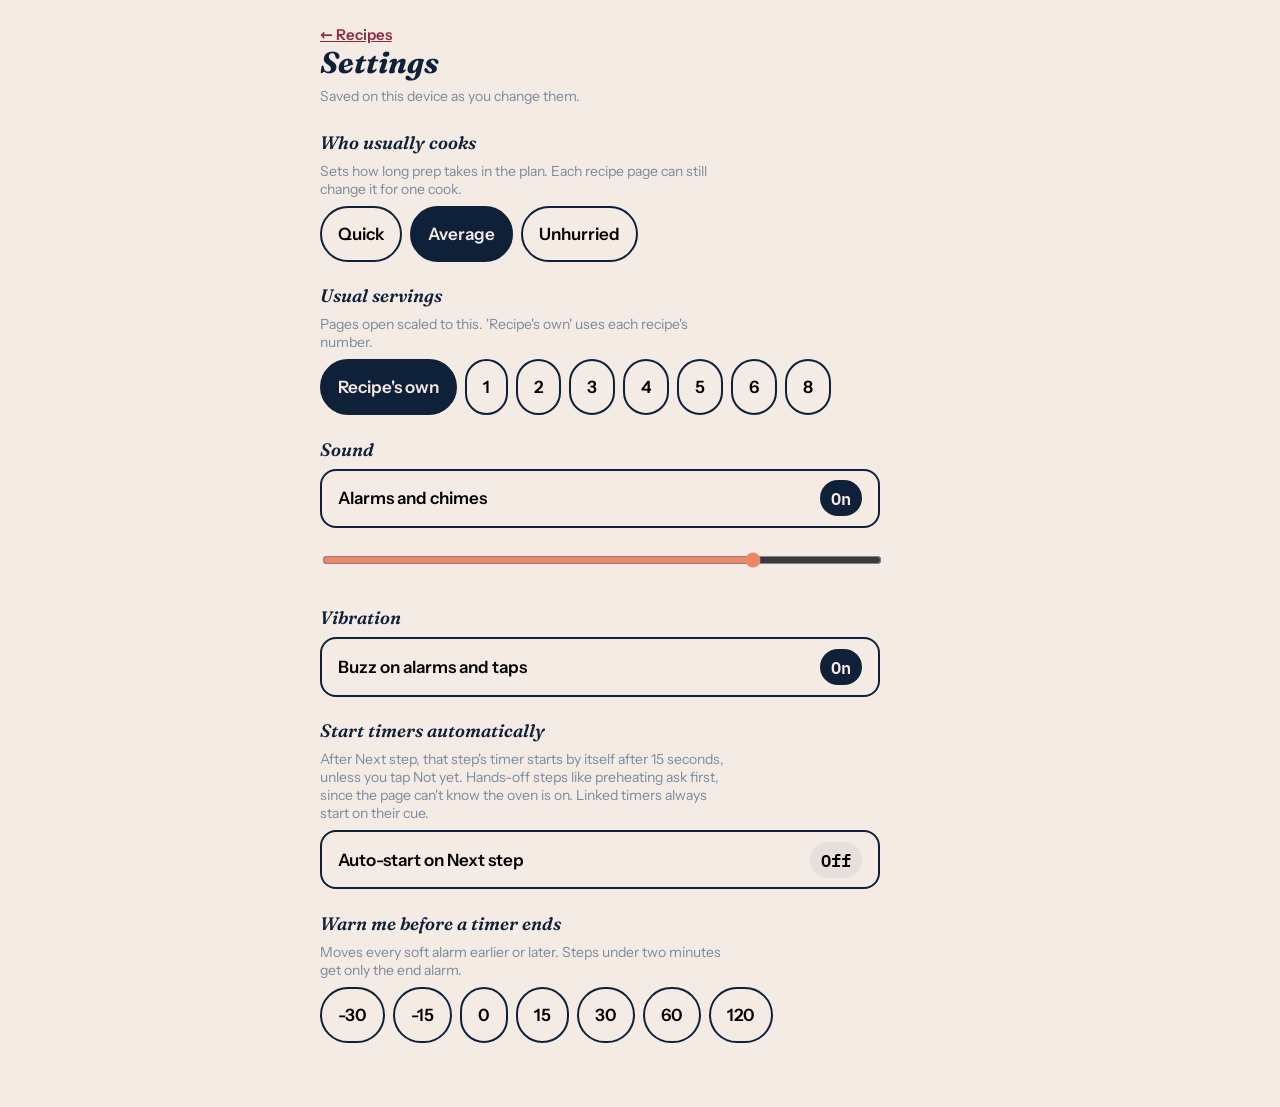
<file: settings.html>
<!DOCTYPE html><html lang="en-GB"><head><meta charset="utf-8"><meta name="viewport" content="width=device-width, initial-scale=1"><title>Settings - Your Kitchen Brain</title><style>:root{--navy:#0F2138;--coral:#ED8767;--cream:#F5EBE5;--slate:#7A8B9C;--wine:#8B2D3A;--navy-wash:rgba(15,33,56,.06);--display:"Fraunces",Georgia,serif;--fig:"IBM Plex Mono",monospace}body{background:var(--cream);color:var(--navy);font-family:"Instrument Sans",system-ui,sans-serif;font-size:17px;margin:0}.wrap{max-width:640px;margin:0 auto;padding:1.5rem 1.25rem 4rem}h1{font-family:var(--display);font-style:italic;font-size:30px;margin:0 0 .4rem}.back{color:var(--wine);font-weight:600;font-size:15px}.saved{font-size:14px;color:var(--slate);margin:.2rem 0 1.6rem}</style><link rel="stylesheet" href="fonts/fonts.css"><link rel="manifest" href="manifest.webmanifest"><link rel="icon" href="icon.svg" type="image/svg+xml"><link rel="apple-touch-icon" href="icon-180.png"></head><body><div class="wrap"><a class="back" href="index.html">&larr; Recipes</a><h1>Settings</h1><p class="saved">Saved on this device as you change them.</p><div id="set"></div></div><script>// ---------- events: one channel for "something happened" ----------
// The session announces every fact it records and every re-plan here. Anything that has to react listens
// instead of being called from wherever the change happened, so a new call site can never miss a reaction.
// Listeners today: the timeline. Planned: auto-start (Phase 4), alert levels (5), the phone's own alarms (6b).
//   cook-started  {anchor}                    the first timer started
//   step-started  {id, k, at, resumed}        a timer started or resumed (at: seconds since the cook began)
//   step-paused   {id, k, at}
//   step-finished {id, k, at}                 a timer reached zero, or Next on an untimed step mid-cook
//   step-reset    {id, k}
//   cook-finished {}
//   plan-updated  {plan, plateUp}             the projection was refreshed (every few seconds while cooking)
//   plan-shifted  {before, after}             the dinner time shown to the cook changed (ms timestamps)
// From the timers and the detectors, for alerts.js to decide how loudly to say them (plan Phase 5):
//   timer-warning {k, secs}                   a timer's soft-alarm moment (secs before its end)
//   timer-ended   {k, away?}                  a timer reached zero (away: while the page was closed)
//   cue-warning   {k, of, secs} / cue-now {k, of}   a linked step is due / due now
//   step-due-soon {k, in}                     the next timer is due, after 2 min or more hands-free
//   handsfree-started {from, to, suggestion}  a hands-free stretch of 2 min or more has begun
//   alerted       {level, text}               an alert was given (urgent, heads or soft)
const LISTENERS = {};
function on(name, fn){ (LISTENERS[name] ??= []).push(fn); }
function emit(name, detail){ for (const fn of LISTENERS[name] || []) { try { fn(detail || {}); } catch(e) { console.error(name, e); } } }
// ---------- settings: kept on this device ----------
// Shared by every recipe page opened from the same web address (pages opened as files may each keep their
// own until the app is hosted). Changes are announced as "settings-changed"; the page applies them.
const SETTINGS_KEY = "kb-settings";
const SETTINGS_DEFAULT = {speed: 1.0, servings: null, sound: true, volume: 0.8, vibrate: true, autostart: false, warnShift: 0};
const SETTINGS = (()=>{ try { return Object.assign({}, SETTINGS_DEFAULT, JSON.parse(localStorage.getItem(SETTINGS_KEY)) || {}); }
                        catch(e) { return Object.assign({}, SETTINGS_DEFAULT); } })();
function saveSettings(){ try { localStorage.setItem(SETTINGS_KEY, JSON.stringify(SETTINGS)); } catch(e) {} emit("settings-changed", SETTINGS); }
function buzz(pattern){ if (SETTINGS.vibrate && navigator.vibrate) navigator.vibrate(pattern); }
const SPEED_CHOICES = [["Quick", 0.8], ["Average", 1.0], ["Unhurried", 1.4]];
const WARN_SHIFTS = [[-30, "30 s later"], [-15, "15 s later"], [0, "As planned"], [15, "15 s earlier"], [30, "30 s earlier"], [60, "1 min earlier"], [120, "2 min earlier"]];

const SETTINGS_CSS = `
.kb-set{display:flex;flex-direction:column;gap:1.4rem;max-width:560px}
.kb-set .row{display:flex;flex-direction:column;gap:.5rem}
.kb-set .row > b{font-family:var(--display,Georgia,serif);font-style:italic;font-weight:600;font-size:18px}
.kb-set .row > small{font-size:14px;color:var(--slate,#7A8B9C);max-width:46ch}
.kb-set .seg{display:flex;flex-wrap:wrap;gap:.5rem}
.kb-set .seg button{min-height:56px;padding:.6rem 1rem;border-radius:999px;border:2px solid var(--navy,#0F2138);background:none;font:inherit;font-weight:600;cursor:pointer}
.kb-set .seg button.on{background:var(--navy,#0F2138);color:var(--cream,#F5EBE5)}
.kb-set .switch{display:flex;justify-content:space-between;align-items:center;gap:1rem;min-height:56px;width:100%;padding:.6rem 1rem;border-radius:16px;border:2px solid var(--navy,#0F2138);background:none;font:inherit;font-weight:600;text-align:left;cursor:pointer}
.kb-set .switch i{font-style:normal;font-family:var(--fig,monospace);padding:.25rem .7rem;border-radius:999px;background:var(--navy-wash,rgba(15,33,56,.08))}
.kb-set .switch[aria-checked="true"] i{background:var(--navy,#0F2138);color:var(--cream,#F5EBE5)}
.kb-set input[type=range]{width:100%;min-height:44px;accent-color:var(--coral,#ED8767)}
`;
function renderSettings(box, opts){
  opts = opts || {};
  if (!document.getElementById("kb-set-css")) { const st = document.createElement("style"); st.id = "kb-set-css"; st.textContent = SETTINGS_CSS; document.head.append(st); }
  box.innerHTML = ""; const form = document.createElement("div"); form.className = "kb-set"; box.append(form);
  const redraw = ()=>renderSettings(box, opts), set = (k, v)=>{ SETTINGS[k] = v; saveSettings(); redraw(); };
  const row = (label, note)=>{ const r = document.createElement("div"); r.className = "row"; const b = document.createElement("b"); b.textContent = label; r.append(b);
    if (note) { const s = document.createElement("small"); s.textContent = note; r.append(s); } form.append(r); return r; };
  const seg = (r, choices, current, onPick)=>{ const g = document.createElement("div"); g.className = "seg";
    for (const [label, value] of choices) { const bt = document.createElement("button"); bt.type = "button"; bt.textContent = label;
      bt.classList.toggle("on", value === current); bt.setAttribute("aria-pressed", value === current); bt.onclick = ()=>onPick(value); g.append(bt); }
    r.append(g); return g; };
  const sw = (r, key, label)=>{ const bt = document.createElement("button"); bt.type = "button"; bt.className = "switch"; bt.setAttribute("role", "switch");
    bt.setAttribute("aria-checked", !!SETTINGS[key]); bt.dataset.key = key;
    const t = document.createElement("span"); t.textContent = label; const i = document.createElement("i"); i.textContent = SETTINGS[key] ? "On" : "Off";
    bt.append(t, i); bt.onclick = ()=>set(key, !SETTINGS[key]); r.append(bt); return bt; };

  seg(row("Who usually cooks", "Sets how long prep takes in the plan. Each recipe page can still change it for one cook."), SPEED_CHOICES, SETTINGS.speed, v=>set("speed", v));
  const sv = row("Usual servings", "Pages open scaled to this. 'Recipe's own' uses each recipe's number.");
  const svChoices = [["Recipe's own", null], ["1", 1], ["2", 2], ["3", 3], ["4", 4], ["5", 5], ["6", 6], ["8", 8]];
  seg(sv, svChoices, SETTINGS.servings, v=>set("servings", v));
  const snd = row("Sound"); sw(snd, "sound", "Alarms and chimes");
  if (SETTINGS.sound) { const vol = document.createElement("input"); vol.type = "range"; vol.min = "0.1"; vol.max = "1"; vol.step = "0.1"; vol.value = SETTINGS.volume;
    vol.setAttribute("aria-label", "Volume"); vol.oninput = ()=>{ SETTINGS.volume = +vol.value; saveSettings(); };
    snd.append(vol);
    if (opts.test) { const tb = document.createElement("button"); tb.type = "button"; tb.className = "switch"; tb.textContent = "Hear the alarms at this volume"; tb.onclick = opts.test; snd.append(tb); } }
  sw(row("Vibration"), "vibrate", "Buzz on alarms and taps");
  sw(row("Start timers automatically", "After Next step, that step's timer starts by itself after 15 seconds, unless you tap Not yet. Hands-off steps like preheating ask first, since the page can't know the oven is on. Linked timers always start on their cue."), "autostart", "Auto-start on Next step");
  seg(row("Warn me before a timer ends", "Moves every soft alarm earlier or later. Steps under two minutes get only the end alarm."), WARN_SHIFTS, SETTINGS.warnShift, v=>set("warnShift", v));
}
;renderSettings(document.getElementById("set"));</script><script>if("serviceWorker" in navigator) addEventListener("load", ()=>navigator.serviceWorker.register("sw.js"));</script></body></html>
</file>
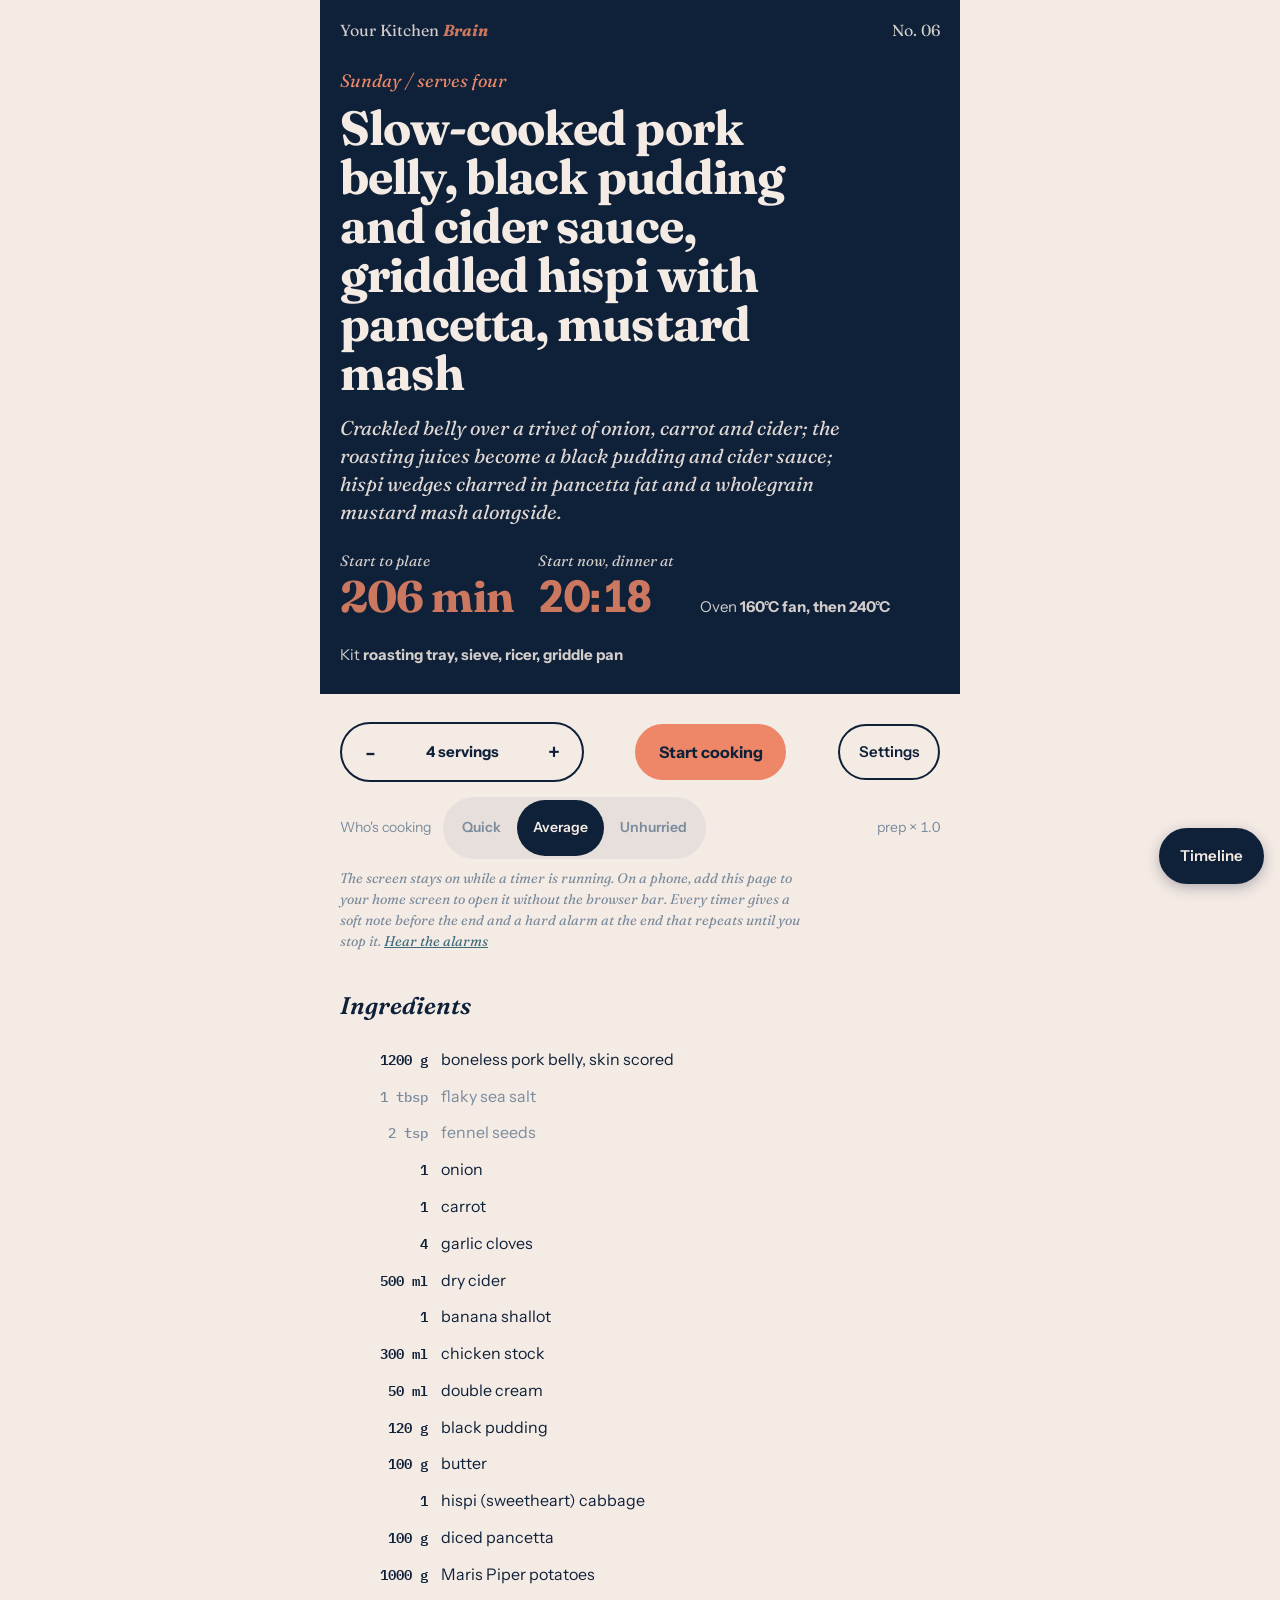
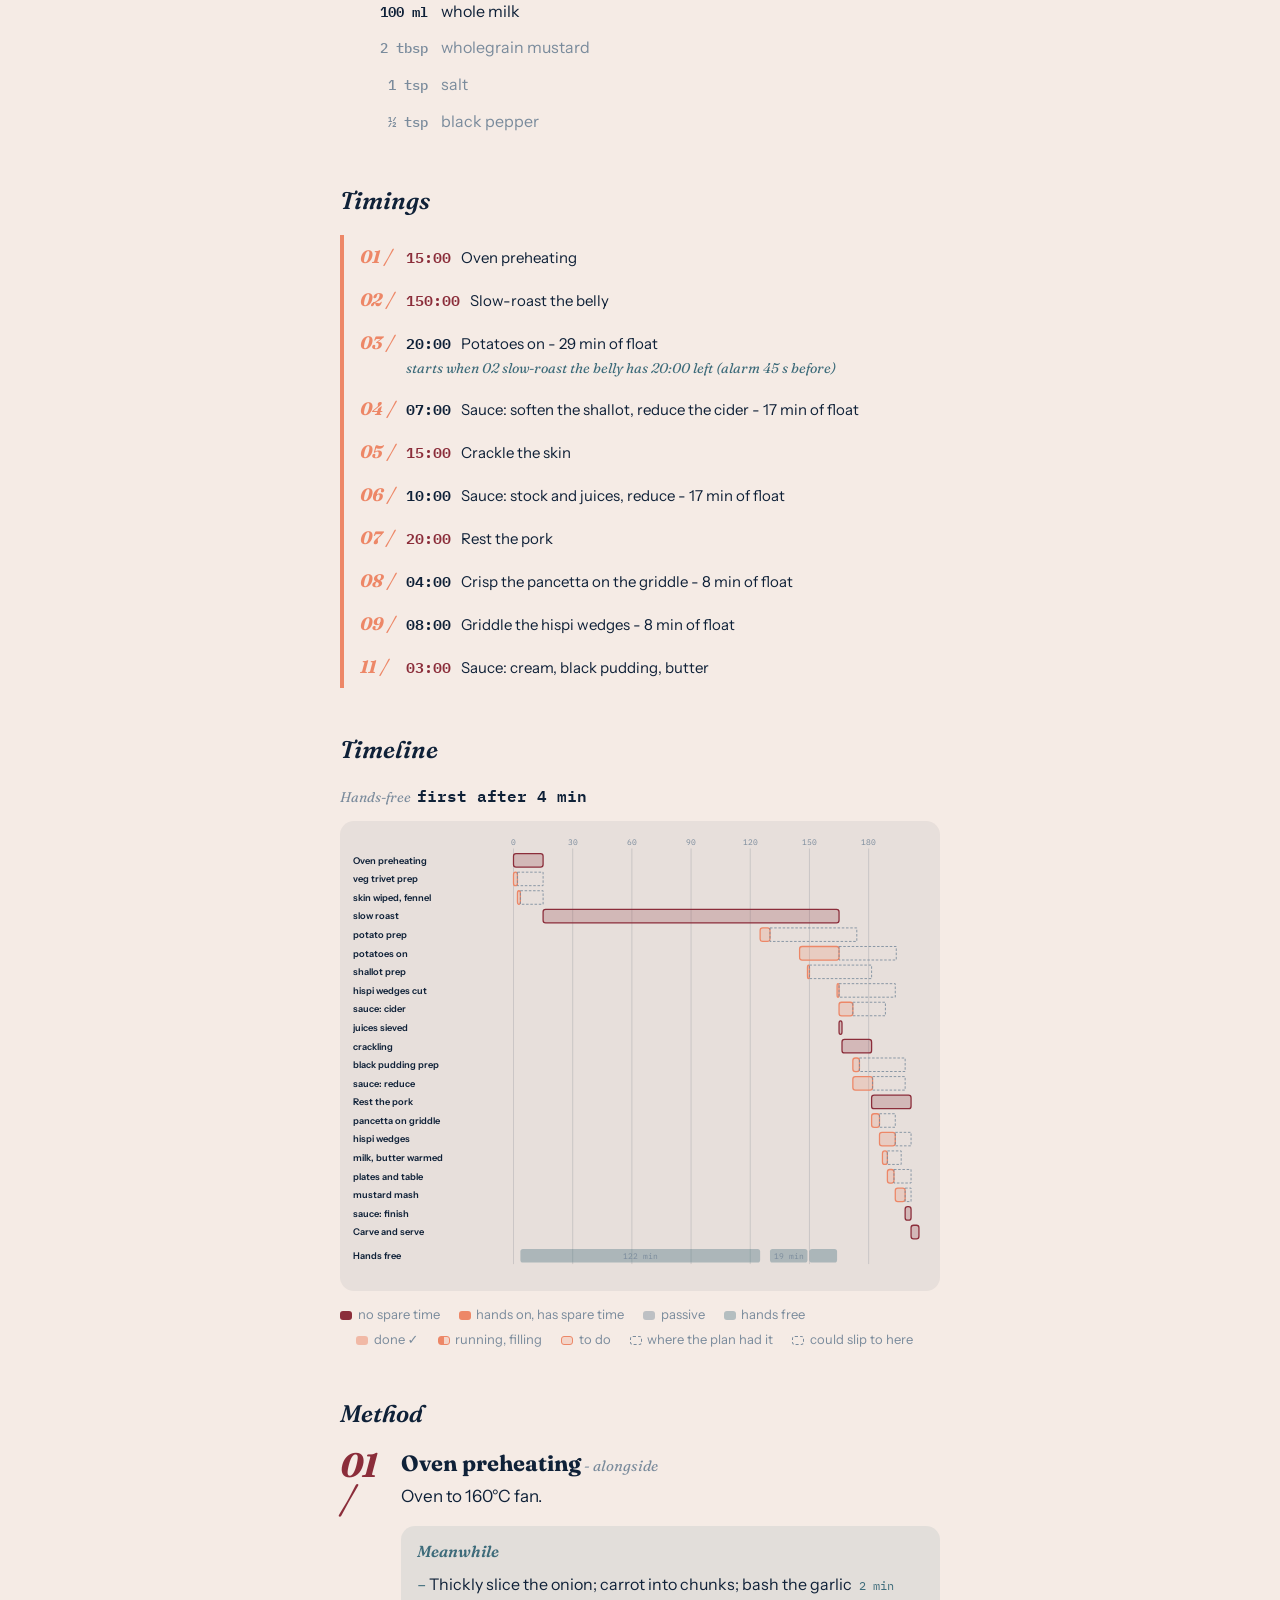
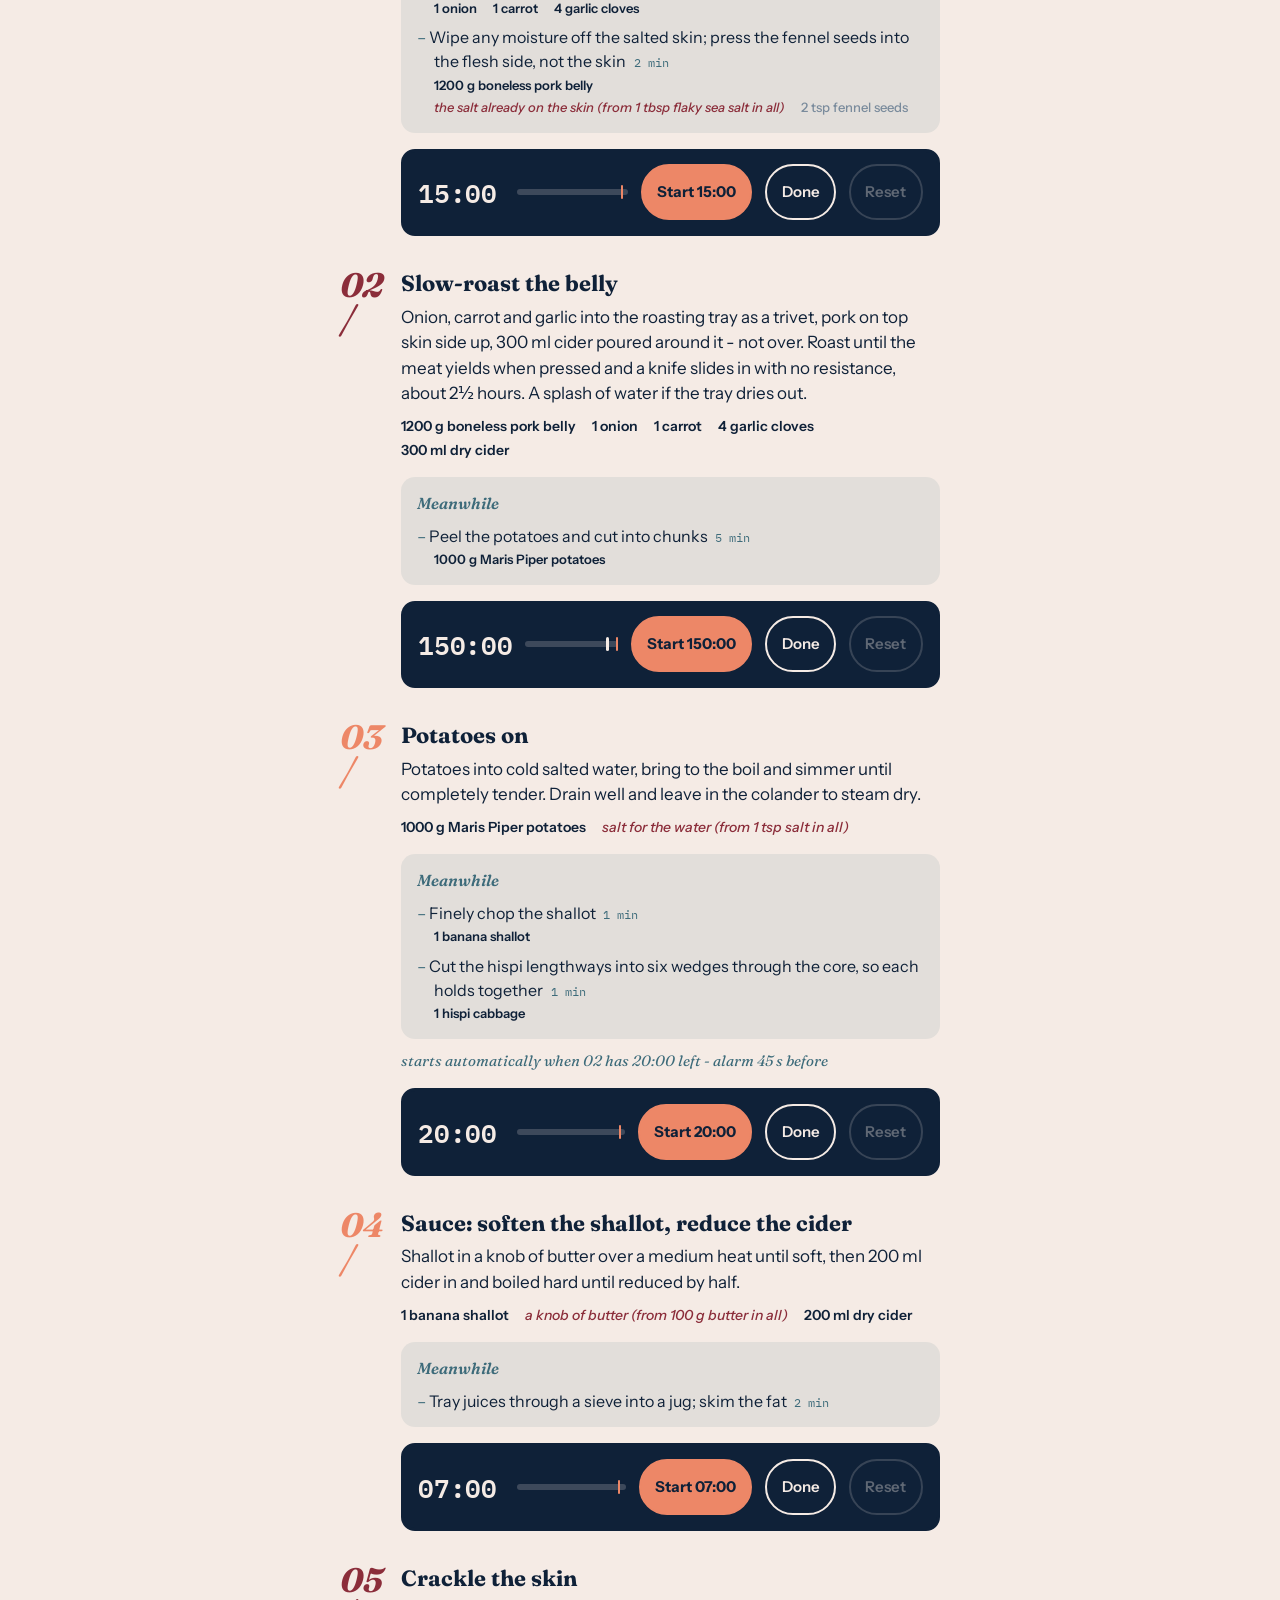
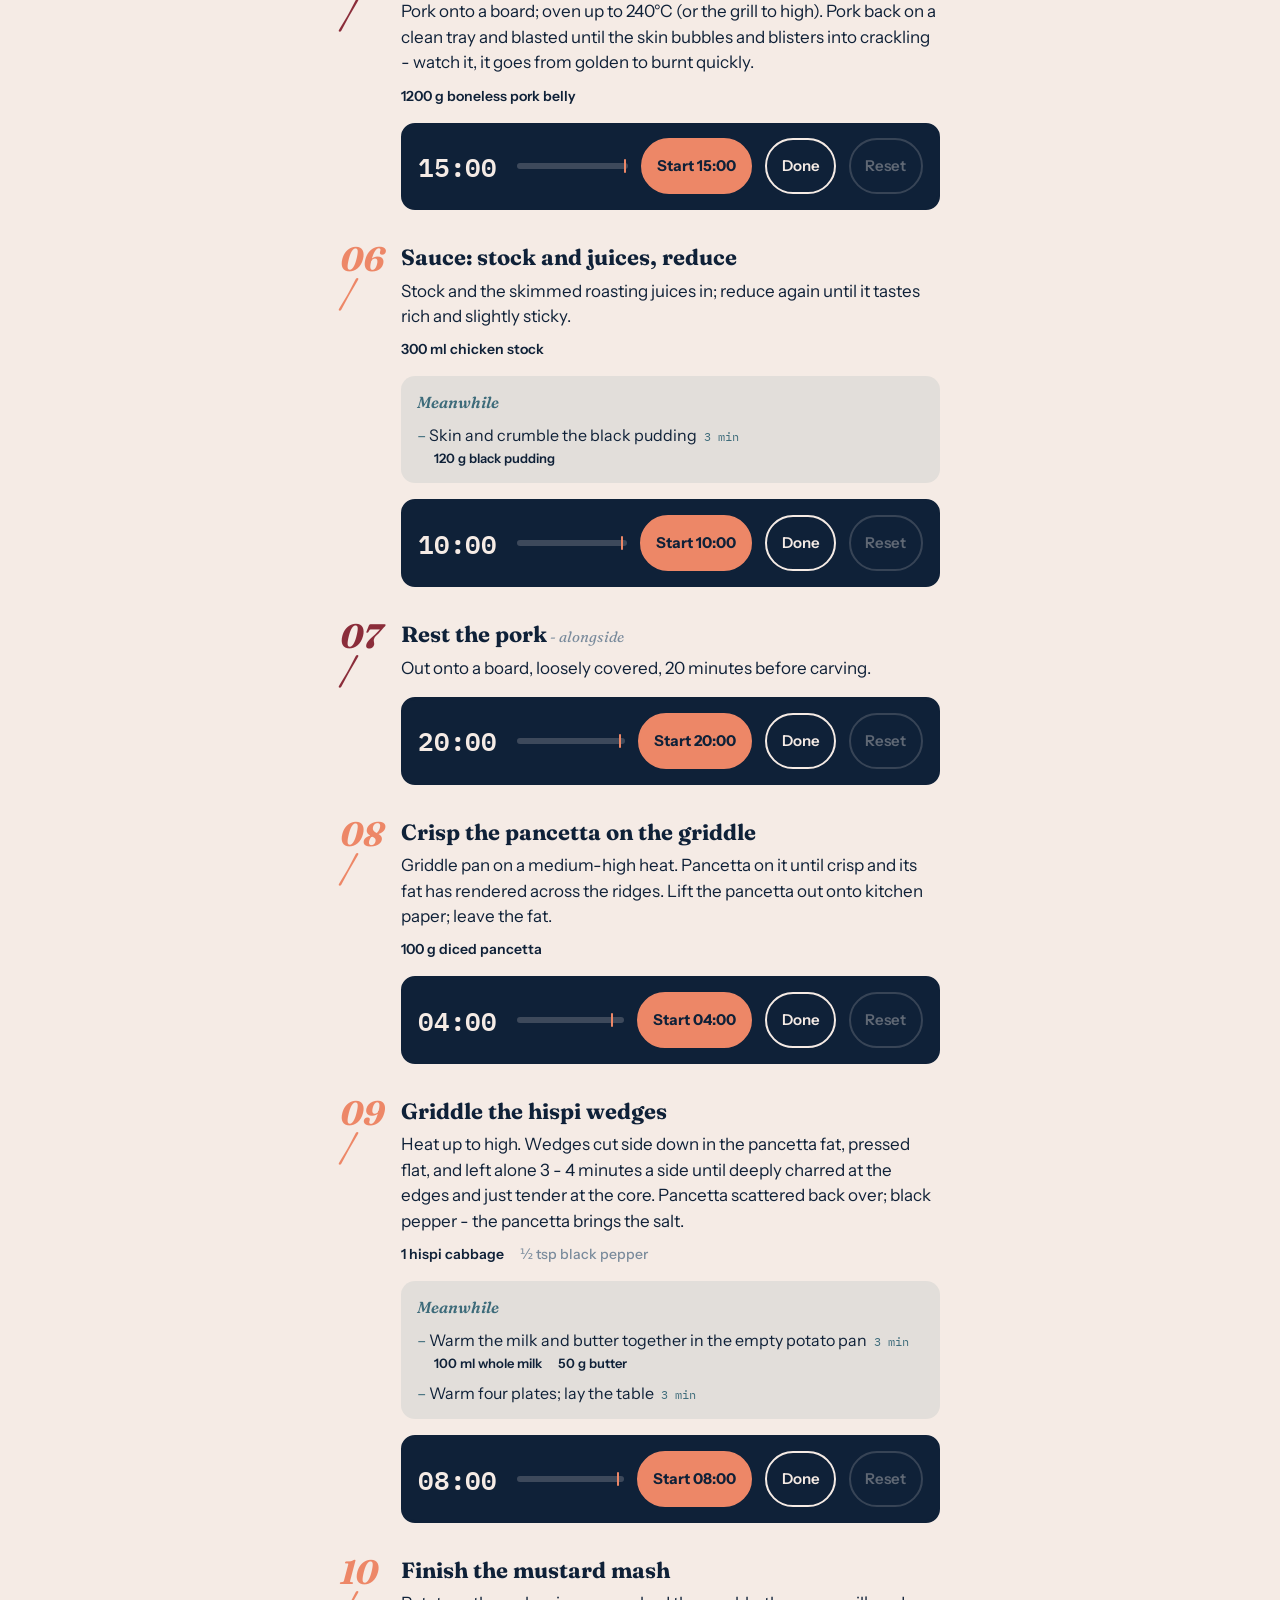
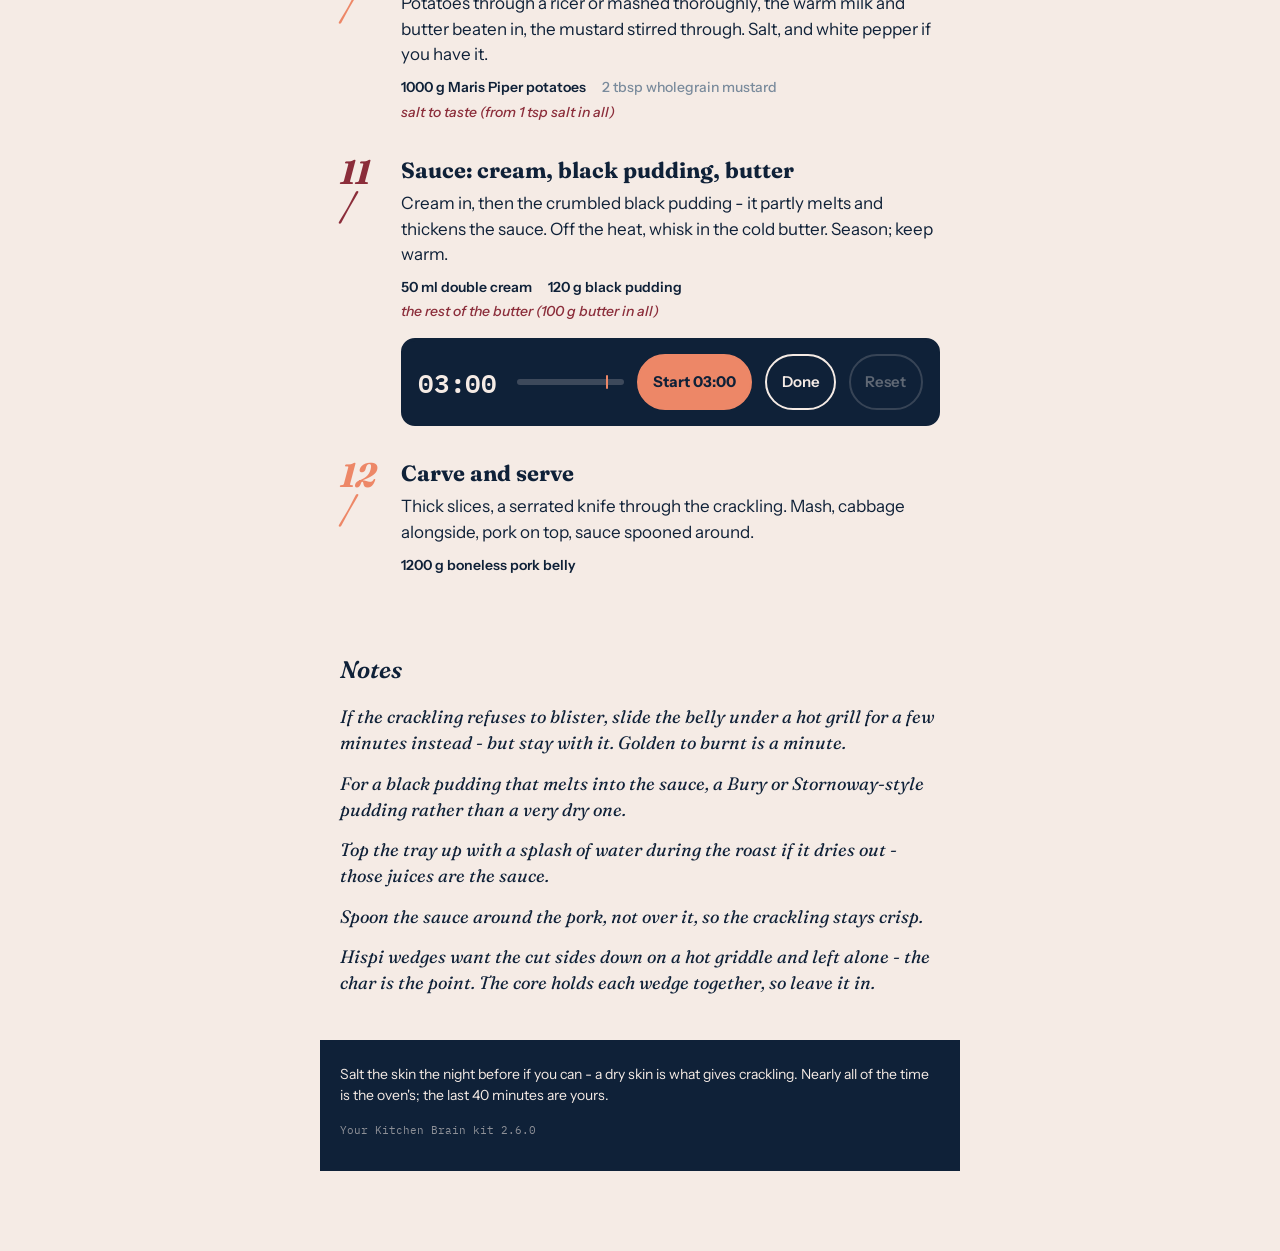
<file: slow-pork-belly-cider-sauce.html>
<!DOCTYPE html>
<html lang="en-GB">
<head>
<meta charset="utf-8">
<meta name="viewport" content="width=device-width, initial-scale=1, viewport-fit=cover">
<meta name="theme-color" content="#0F2138">
<meta name="mobile-web-app-capable" content="yes">
<meta name="apple-mobile-web-app-capable" content="yes">
<meta name="apple-mobile-web-app-status-bar-style" content="default">

<title>Slow-cooked pork belly, black pudding and cider sauce, griddled hispi with pancetta, mustard mash</title>


<style>
  :root{
    --navy:#0F2138; --coral:#ED8767; --teal:#3D6B7A; --cream:#F5EBE5; --wine:#8B2D3A; --slate:#7A8B9C;
    --ink:var(--navy); --paper:var(--cream); --teal-wash:rgba(61,107,122,.10); --navy-wash:rgba(15,33,56,.06);
    --display:"Fraunces",Georgia,serif; --ui:"Instrument Sans",system-ui,sans-serif; --fig:"IBM Plex Mono",ui-monospace,monospace;
    --r:14px;
  }
  *{box-sizing:border-box;margin:0;padding:0}
  html{-webkit-text-size-adjust:100%;background:var(--navy)}
  body{background:var(--paper);color:var(--ink);font-family:var(--ui);font-size:17px;line-height:1.5;min-height:100vh}
  button{font:inherit;color:inherit;background:none;border:2px solid var(--navy);border-radius:999px;padding:.6rem 1.05rem;cursor:pointer;font-family:var(--ui);font-size:15px;font-weight:600;touch-action:manipulation}
  button:focus-visible{outline:3px solid var(--coral);outline-offset:2px}
  button:disabled{opacity:.35;cursor:default}
  strong{font-weight:700}
  em{font-family:var(--display);font-style:italic;font-weight:500}
  .wrap{max-width:640px;margin:0 auto;padding:0 1.25rem 5rem}

  /* ---- hero: navy field ---- */
  .hero{background:var(--navy);color:var(--cream);margin:0 -1.25rem 1.75rem;padding:1.1rem 1.25rem 1.75rem}
  .hero .inner{max-width:640px;margin:0 auto}
  .mark{display:flex;justify-content:space-between;align-items:baseline;font-family:var(--display);font-size:16px;color:var(--cream);opacity:.85;margin-bottom:1.6rem}
  .mark b{font-weight:700;font-style:italic;color:var(--coral)}
  .mark .no{font-variant-numeric:tabular-nums}
  .kicker{font-family:var(--display);font-style:italic;font-size:18px;color:var(--coral);margin-bottom:.6rem}
  h1{font-family:var(--display);font-optical-sizing:auto;font-weight:700;font-size:clamp(34px,8.5vw,48px);line-height:1.02;letter-spacing:-.02em;max-width:15ch;color:var(--cream)}
  .lede{font-family:var(--display);font-style:italic;font-weight:400;font-size:20px;line-height:1.4;margin-top:1rem;max-width:40ch;color:var(--cream);opacity:.9}
  .meta{display:flex;gap:1.6rem;flex-wrap:wrap;align-items:flex-end;margin-top:1.5rem;font-size:15px;color:var(--cream);opacity:.85}
  .meta span:first-child{font-family:var(--display);font-style:italic;opacity:1}
  .meta span:first-child b{display:block;font-style:normal;font-size:44px;line-height:1;font-weight:700;color:var(--coral);font-variant-numeric:tabular-nums;margin-top:.15rem;letter-spacing:-.02em}
  .meta b{color:var(--cream);font-weight:700}
  .meta .plate i{font-family:var(--display);font-style:italic}
  .meta .plate b{display:block;font-size:44px;line-height:1;color:var(--coral);font-variant-numeric:tabular-nums;margin-top:.15rem;letter-spacing:-.02em}
  .cm-plate{margin-left:.8rem;font-family:var(--fig);font-style:normal;font-size:15px;color:var(--cream)}

  /* ---- controls ---- */
  .controls{display:flex;align-items:center;justify-content:space-between;gap:.75rem;flex-wrap:wrap;margin-bottom:.9rem}
  .stepper{display:flex;align-items:center;border:2px solid var(--navy);border-radius:999px;overflow:hidden}
  .stepper button{width:2.7rem;height:2.7rem;padding:0;display:grid;place-items:center;font-size:22px;border:0;border-radius:0}
  .stepper output{min-width:8rem;text-align:center;font-weight:700;font-size:15px}
  .cook{background:var(--coral);color:var(--navy);border-color:var(--coral);padding:.8rem 1.35rem;font-weight:700;font-size:16px}
  .speed{display:flex;align-items:center;gap:.75rem;flex-wrap:wrap;font-size:14px;color:var(--slate);margin-bottom:.6rem}
  .speed .opts{display:flex;background:var(--navy-wash);border-radius:999px;padding:3px}
  .speed .opts button{border:0;padding:.45rem .85rem;font-size:14px;border-radius:999px}
  .speed .opts button.on{background:var(--navy);color:var(--cream)}
  .speed .fac{margin-left:auto;font-variant-numeric:tabular-nums}
  .hint{font-family:var(--display);font-style:italic;font-size:14px;color:var(--slate);margin:0 0 2.25rem;max-width:52ch}
  .hint button.link{border:0;padding:0;font:inherit;color:var(--teal);text-decoration:underline;cursor:pointer}

  h2{font-family:var(--display);font-style:italic;font-weight:600;font-size:24px;color:var(--ink);margin:0 0 1rem}
  section{margin-bottom:2.75rem}

  /* ---- timings: coral edge ---- */
  .timings{list-style:none;font-size:15px;border-left:4px solid var(--coral);padding-left:1rem}
  .timings li{display:grid;grid-template-columns:2.4rem 1fr;gap:.5rem;padding:.5rem 0;align-items:baseline}
  .timings .n{font-family:var(--display);font-style:italic;font-weight:700;color:var(--coral);font-size:18px}
  .timings .t{font-family:var(--fig);font-weight:600;font-variant-numeric:tabular-nums;margin-right:.6rem}
  .timings li.crit .t{color:var(--wine)}
  .timings .cue{display:block;color:var(--teal);font-size:14px;margin-top:.15rem;font-family:var(--display);font-style:italic}

  /* ---- timeline ---- */
  .gantt{width:100%;overflow:hidden;font-family:var(--ui);font-size:11px;background:var(--navy-wash);border-radius:var(--r);padding:.9rem .8rem .5rem}
  .gantt svg{width:100%;height:auto;display:block}
  .gantt .lbl{fill:var(--ink);font-size:11px;font-weight:600} .gantt .grid{stroke:rgba(15,33,56,.15);stroke-width:1} .gantt .tick{fill:var(--slate);font-family:var(--fig);font-size:10px}
  .gantt .crit{fill:var(--wine)} .gantt .hands{fill:var(--coral)} .gantt .pass{fill:var(--slate);opacity:.45} .gantt .flt{fill:none;stroke:var(--slate);stroke-dasharray:3 2;stroke-width:1}
  .gantt .free{fill:var(--teal);opacity:.35} .gantt .now{stroke:var(--navy);stroke-width:2}
  .glegend{font-size:13px;color:var(--slate);margin-top:.7rem;line-height:1.9}
  .glegend .k{display:inline-block;width:12px;height:9px;margin:0 .35rem 0 1rem;vertical-align:middle;border-radius:3px}
  .glegend .k:first-child{margin-left:0}
  .glegend .k.st-done{background:var(--coral);opacity:.5} .glegend .k.st-run{background:linear-gradient(90deg,var(--coral) 55%,rgba(237,135,103,.22) 55%);border:1.5px solid var(--coral)} .glegend .k.st-todo{background:rgba(237,135,103,.22);border:1.5px solid var(--coral)} .glegend .k.ghost{border:1.5px dashed var(--slate)}
  .gantt .todo{fill-opacity:.22;stroke-width:1.5} .gantt .crit.todo{stroke:var(--wine)} .gantt .hands.todo{stroke:var(--coral)} .gantt .pass.todo{stroke:var(--slate);opacity:1}
  .gantt .done{opacity:.5} .gantt .pass.done{opacity:.3}
  .gantt .ghost{fill:none;stroke:var(--slate);stroke-width:1.5;stroke-dasharray:3 3}
  .gantt .tickmark{fill:var(--ink);font-size:12px;font-weight:700}
  .gantt .hit{fill:transparent} .gantt g.row{cursor:pointer} .gantt g.row:hover .lbl{fill:var(--wine)}
  .greads{display:flex;flex-wrap:wrap;gap:.4rem 1.6rem;margin:0 0 .8rem;font-size:14px;color:var(--slate)}
  .greads i{font-family:var(--display);font-style:italic;margin-right:.4rem} .greads b{font-family:var(--fig);color:var(--ink);font-size:16px;font-variant-numeric:tabular-nums}
  .tl-open{position:fixed;right:1rem;bottom:calc(1rem + env(safe-area-inset-bottom));z-index:6;background:var(--navy);color:var(--cream);border-color:var(--navy);box-shadow:0 4px 14px rgba(15,33,56,.3)}
  .tl-sheet{position:fixed;inset:0;z-index:20;background:var(--paper);display:flex;flex-direction:column;padding:0 0 env(safe-area-inset-bottom)}
  .tl-sheet[hidden]{display:none}
  .tl-top{display:flex;justify-content:space-between;align-items:center;gap:1rem;padding:.8rem 1rem .4rem;background:var(--paper)}
  .tl-top .greads{margin:0}
  .tl-body{flex:1;overflow:auto;padding:0 1rem} .tl-body .lbl{font-size:13px} .tl-body .tickmark{font-size:14px} .tl-body .gantt svg{width:auto}
  .tl-hint{font-family:var(--display);font-style:italic;font-size:13px;color:var(--slate);padding:.3rem 1rem 0}
  .tl-sheet .glegend{padding:0 1rem .8rem;margin:0}
  @media (orientation:landscape) and (max-height:520px){ .tl-sheet .glegend, .tl-hint{display:none} }
  .cm-btns{display:flex;gap:.5rem;flex-wrap:wrap;justify-content:flex-end}
  .glegend .k.crit{background:var(--wine)} .glegend .k.hands{background:var(--coral)} .glegend .k.pass{background:var(--slate);opacity:.45} .glegend .k.flt{border:1px dashed var(--slate)} .glegend .k.free{background:var(--teal);opacity:.35}

  /* ---- ingredients ---- */
  ul.ings{list-style:none}
  ul.ings li{display:grid;grid-template-columns:5.5rem 1fr;gap:.8rem;padding:.4rem 0;align-items:baseline;font-size:16px}
  ul.ings .q{font-family:var(--fig);font-size:14px;font-weight:600;text-align:right;white-space:nowrap;font-variant-numeric:tabular-nums;color:var(--ink)}
  ul.ings .pantry{color:var(--slate)} ul.ings .pantry .q{color:var(--slate);font-weight:500}

  /* ---- method: numerals and space, no rules ---- */
  ol.steps{list-style:none}
  ol.steps > li{display:grid;grid-template-columns:3.2rem 1fr;gap:.6rem;padding:0 0 2rem}
  ol.steps > li > div{min-width:0}   /* let the text column shrink to the screen instead of its widest item */
  ol.steps .n{font-family:var(--display);font-style:italic;font-weight:700;color:var(--coral);font-size:34px;line-height:1;padding-top:0}
  ol.steps h3{font-family:var(--display);font-weight:700;font-size:22px;line-height:1.15;margin:.2rem 0 .5rem}
  ol.steps p{max-width:58ch;font-size:17px}
  ol.steps .link{font-size:15px;color:var(--teal);margin-top:.7rem;font-style:italic;font-family:var(--display)}
  ol.steps li.crit .n{color:var(--wine)}
  ol.steps li.along h3::after{content:" - alongside";font-weight:400;font-style:italic;color:var(--slate);font-size:15px}
  ol.steps li.prep0 .n{color:var(--slate)}

  .need{display:flex;flex-wrap:wrap;gap:.2rem 1rem;margin-top:.6rem;max-width:58ch;font-size:14px;font-weight:600;color:var(--ink)}
  .need .pantry{color:var(--slate);font-weight:500}
  .need .remind{color:var(--wine);font-weight:500;font-style:italic}
  .mw li .need{text-indent:0;margin-top:.15rem;font-size:13px}
  .cm-ings span.pantry{color:var(--slate);font-weight:500} .cm-ings span.remind{color:var(--coral);font-weight:500;font-style:italic}
  /* amounts inside cooking mode's Meanwhile box sit on navy: light slate, not the page's navy ink */
  .cm-mw .need{color:var(--slate)} .cm-mw .need .pantry{color:var(--slate);opacity:.7} .cm-mw .need .remind{color:var(--coral)}
  .mw{margin-top:1rem;max-width:58ch;background:var(--teal-wash);border-radius:var(--r);padding:.85rem 1rem .7rem}
  .mw b{font-family:var(--display);font-style:italic;font-weight:600;font-size:16px;color:var(--teal);display:block;margin-bottom:.35rem}
  .mw ul{list-style:none} .mw li{padding:.22rem 0 .22rem 1.1rem;text-indent:-1.1rem;font-size:16px}
  .mw li::before{content:"\2013  ";color:var(--teal)}
  .mw li i{white-space:nowrap;font-style:normal;color:var(--teal);font-family:var(--fig);font-size:12px;margin-left:.45rem;font-variant-numeric:tabular-nums}

  /* ---- timer instrument: navy ---- */
  .st{display:grid;grid-template-columns:auto 1fr auto auto auto;align-items:center;gap:.8rem;margin-top:1rem;padding:.8rem .9rem;background:var(--navy);color:var(--cream);border-radius:var(--r);border:3px solid var(--navy)}
  .st .clock{font-family:var(--fig);font-size:26px;font-weight:600;letter-spacing:-.01em;font-variant-numeric:tabular-nums;min-width:5.4ch}
  .st .clock.warn{color:var(--coral)} .st .clock.done{color:var(--coral)}
  .st .bar{height:6px;background:rgba(245,235,229,.2);position:relative;border-radius:3px;min-width:3rem}
  .st .bar i{position:absolute;left:0;top:0;bottom:0;background:var(--coral);width:0;border-radius:3px}
  .st .bar u{position:absolute;top:-4px;bottom:-4px;width:3px;background:var(--cream);text-decoration:none;border-radius:2px}
  .st button{padding:.5rem .9rem;font-size:14px;border-color:rgba(245,235,229,.5);color:var(--cream)}
  .st button.go{background:var(--coral);border-color:var(--coral);color:var(--navy);font-weight:700}
  .st button.go.run{background:var(--cream);border-color:var(--cream);color:var(--navy)}
  .st .bar u.w{background:var(--coral);width:2px}
  .st button.go.ring{background:var(--wine);border-color:var(--wine);color:var(--cream)}
  .st.ringing{border-color:var(--wine)}
  .strip span.ring b{color:var(--wine)}
  @keyframes pulse{50%{opacity:.55}}
  @media (prefers-reduced-motion:no-preference){ .st button.go.ring,.strip span.ring b{animation:pulse 1s ease-in-out infinite} }
  li.running .st{border-color:var(--coral)}
  li.running .n{color:var(--coral)}

  .notes p{max-width:58ch;margin-bottom:.9rem;font-family:var(--display);font-style:italic;font-size:18px;line-height:1.45}
  footer{font-size:14px;color:var(--cream);background:var(--navy);margin:0 -1.25rem;padding:1.5rem 1.25rem 2rem}
  footer p,footer{max-width:none}
  footer .kv{display:block;margin-top:1rem;font-family:var(--fig);font-size:11px;opacity:.55}

  /* ---- running strip ---- */
  .strip{position:sticky;top:0;z-index:5;background:var(--coral);color:var(--navy);font-size:14px;font-weight:600;padding:.65rem 1.25rem;display:none;gap:.4rem 1.25rem;flex-wrap:wrap;font-variant-numeric:tabular-nums}
  .strip.on{display:flex}
  .strip span b{font-family:var(--fig);font-weight:700;margin-right:.45rem}
  .strip span.warn b{color:var(--wine)}
  .strip span.cue{flex-basis:100%;color:var(--navy)}
  .strip span.cue b{font-family:var(--ui)}

  /* ---- cooking mode: the stage ---- */
  .cookmode{position:fixed;inset:0;background:var(--navy);color:var(--cream);display:none;flex-direction:column;overflow:auto;z-index:10;padding-bottom:env(safe-area-inset-bottom)}
  .cookmode.on{display:flex}
  .cookmode button{border-color:rgba(245,235,229,.5);color:var(--cream)}
  .cm-top{display:flex;justify-content:space-between;align-items:center;padding:1rem 1.25rem .5rem;font-family:var(--display);font-style:italic;font-size:17px;color:var(--coral)}
  .cm-top button{font-size:14px;padding:.45rem .9rem}
  .cm-body{flex:1;padding:.5rem 1.25rem 1.5rem;max-width:640px;width:100%;margin:0 auto;display:flex;flex-direction:column}
  .cm-n{font-family:var(--display);font-style:italic;font-weight:700;color:var(--coral);font-size:30px;line-height:1;margin-bottom:.5rem}
  .cm-title{font-family:var(--display);font-weight:700;font-size:clamp(30px,7.5vw,40px);line-height:1.05;margin-bottom:1rem;letter-spacing:-.015em}
  .cm-text{font-size:19px;line-height:1.5;max-width:54ch}
  .cm-mw{margin-top:1.1rem;font-size:17px;max-width:54ch;background:rgba(245,235,229,.08);border-radius:var(--r);padding:.85rem 1rem .7rem}
  .cm-mw b{font-family:var(--display);font-style:italic;font-weight:600;font-size:16px;color:var(--coral);display:block;margin-bottom:.35rem}
  .cm-mw ul{list-style:none} .cm-mw li{padding:.22rem 0 .22rem 1.1rem;text-indent:-1.1rem} .cm-mw li::before{content:"\2013  ";color:var(--coral)}
  .cm-mw li i{font-style:normal;color:var(--slate);font-family:var(--fig);font-size:12px;margin-left:.45rem}
  .cm-ings{margin-top:1.25rem;font-size:15px;color:var(--slate);padding-top:.9rem}
  .cm-ings span{color:var(--cream);display:inline-block;margin-right:1.25rem;margin-bottom:.35rem;font-weight:600}
  .cm-timings{margin-top:1.25rem;padding-top:.9rem}
  .cm-timings h4{font-family:var(--display);font-style:italic;font-weight:600;font-size:16px;color:var(--coral);margin-bottom:.5rem}
  .cm-timings .timings{border-left-color:var(--coral)} .cm-timings .timings li.crit .t{color:var(--coral)} .cm-timings .timings .cue{color:var(--slate)}
  .cm-cue{font-size:18px;color:var(--navy);background:var(--coral);border-radius:var(--r);padding:.7rem 1rem;margin-top:1rem;font-weight:700}
  .cm-timer{margin-top:auto;padding-top:1.5rem}
  .cm-timer .st{grid-template-columns:1fr;gap:1rem;padding:1.2rem 1rem 1rem;background:rgba(245,235,229,.06);border-color:rgba(245,235,229,.25)}
  .cm-timer .st .clock{font-size:clamp(72px,22vw,120px);line-height:1;letter-spacing:-.04em;text-align:center;font-weight:600}
  .cm-timer .st .bar{height:8px}
  .cm-timer .st .row{display:grid;grid-template-columns:2fr 1fr 1fr;gap:.6rem} .cm-timer .st .row button{white-space:nowrap}
  .cm-timer .st .row button{padding:1rem 1.1rem;font-size:17px}
  .cm-timer .none{font-family:var(--display);font-style:italic;font-size:16px;color:var(--slate);text-align:center;padding:1rem 0}
  .cm-nav{display:flex;justify-content:space-between;gap:.6rem;padding:1rem 1.25rem 1.25rem;max-width:640px;width:100%;margin:0 auto}
  .cm-nav button{flex:1;padding:1.05rem;font-size:17px;font-weight:700}
  .cm-nav button.fin{background:var(--coral);color:var(--navy);border-color:var(--coral)}
  .cm-others{font-size:15px;color:var(--slate);margin-top:1.25rem;font-variant-numeric:tabular-nums}
  .cm-others .lbl{font-family:var(--display);font-style:italic;color:var(--coral);margin-bottom:.3rem}
  .cm-others .row{display:grid;grid-template-columns:4.6rem 1fr;gap:.6rem;padding:.45rem 0;cursor:pointer;color:var(--cream)}
  .cm-others .row b{font-family:var(--fig);font-weight:700}
  .cm-wake{font-family:var(--display);font-style:italic;font-size:14px;color:var(--slate);margin-top:1rem}

  @media (prefers-reduced-motion:no-preference){ .st .bar i{transition:width .5s linear} }
  @media (max-width:420px){ ul.ings li{grid-template-columns:4.8rem 1fr} ol.steps > li{grid-template-columns:2.7rem 1fr} ol.steps .n{font-size:30px} }
  /* ---- controls for wet, floury hands (plan Phase 3) ----
     Every control at least 56 px tall, cooking mode's main actions 72 px, 12 px or more between neighbours.
     A visible press, and a short buzz where the phone can. Reset needs a press-and-hold. */
  button{min-height:56px;padding:.7rem 1.2rem}
  button.link{min-height:0;padding:0}
  .stepper button{width:56px;height:56px;min-height:56px}
  .speed .opts button{min-height:56px;padding:.6rem 1rem}
  .st button{min-height:56px;font-size:15px}
  .cm-top{flex-direction:column;align-items:stretch;gap:.6rem}
  .cm-btns{display:flex;justify-content:space-between;gap:.75rem} .cm-right{display:flex;gap:.75rem}
  .cm-top button{min-height:56px;font-size:15px;padding:.6rem 1.1rem} #cmFull{min-width:56px;padding:0;font-size:22px;font-style:normal}
  .cm-mw li .need{text-indent:0;margin-top:.15rem;font-size:14px}
  .cm-timer .st .row{gap:.75rem} .cm-timer .st .row button{min-height:72px;font-size:18px;padding:.5rem .6rem}
  .cm-nav{display:grid;grid-template-columns:minmax(6rem,1fr) 3fr;gap:.75rem}
  .cm-nav button{min-height:72px;font-size:19px}
  .cm-others .row{min-height:56px;align-items:center}
  .tl-open{min-height:56px}
  button:active:not(:disabled){filter:brightness(.88)}
  @media (prefers-reduced-motion:no-preference){ button{transition:transform .06s,filter .06s} button:active:not(:disabled){transform:translateY(2px) scale(.98)} }
  button.hold{-webkit-touch-callout:none;user-select:none;-webkit-user-select:none}
  button.holding{color:var(--cream);background:linear-gradient(var(--wine),var(--wine)) left/0% 100% no-repeat;animation:holdfill .8s linear forwards}
  @keyframes holdfill{to{background-size:100% 100%}}
  @media (max-width:420px){ #read .st{grid-template-columns:1fr auto auto;grid-template-areas:"clock bar bar" "go fin reset"} #read .st .clock{grid-area:clock} #read .st .bar{grid-area:bar} #read .st .go{grid-area:go} #read .st .fin-btn{grid-area:fin} #read .st .reset-btn{grid-area:reset} }
  .st button.fin-btn{border-color:var(--cream);color:var(--cream)} .st button.go.undo{background:var(--cream);border-color:var(--cream);color:var(--navy)}
  .cm-cue:empty{display:none}
  /* alert levels: urgent takes the whole screen; heads-up and soft are banners that clear themselves */
  .alarm-over{position:fixed;inset:0;z-index:50;display:flex;flex-direction:column;justify-content:center;align-items:flex-start;gap:1rem;
    padding:2rem 1.5rem calc(2rem + env(safe-area-inset-bottom));border:0;border-radius:0;background:var(--wine);color:var(--cream);text-align:left;cursor:pointer}
  .alarm-over[hidden]{display:none}
  .alarm-over .ao-k{font-family:var(--display);font-style:italic;font-size:22px;opacity:.85}
  .alarm-over .ao-title{font-family:var(--display);font-weight:700;font-size:clamp(34px,9vw,52px);line-height:1.05}
  .alarm-over .ao-note{font-size:19px;line-height:1.45;max-width:30ch}
  .alarm-over .ao-tap{margin-top:1.5rem;font-weight:700;font-size:18px;border:2px solid var(--cream);border-radius:999px;padding:.9rem 1.4rem}
  @media (prefers-reduced-motion:no-preference){ .alarm-over .ao-tap{animation:pulse 1s ease-in-out infinite} }
  .strip span.cue.lvl-soft{font-weight:500}
  .cm-cue.lvl-soft{background:rgba(245,235,229,.12);color:var(--cream);font-weight:500}
  .set-sheet{z-index:30} .set-sheet h2{margin:0} .set-sheet .tl-body{padding:1rem 1.25rem 2rem}
  #cmSet{min-width:56px;padding:0;font-size:22px;font-style:normal}
  .cm-auto{margin-top:1rem;padding:.8rem 1rem;border-radius:var(--r);background:var(--coral);color:var(--navy);font-weight:700;font-size:18px;display:flex;flex-direction:column;gap:.7rem}
  .cm-auto[hidden]{display:none}
  .cm-auto-btns{display:grid;grid-template-columns:1fr 1fr;gap:.75rem}
  .cookmode .cm-auto button{border-color:var(--navy);color:var(--navy);min-height:56px} .cookmode .cm-auto button#cmAutoNow{background:var(--navy);color:var(--cream)}
</style>
<link rel="stylesheet" href="fonts/fonts.css"><link rel="manifest" href="manifest.webmanifest"><link rel="icon" href="icon.svg" type="image/svg+xml"><link rel="apple-touch-icon" href="icon-180.png"></head>
<body>
<div class="strip" id="strip" aria-live="polite"></div>
<button type="button" class="alarm-over" id="alarmOver" hidden aria-live="assertive"><span class="ao-k">Time's up</span><span class="ao-title" id="aoTitle"></span><span class="ao-note" id="aoNote"></span><span class="ao-tap">Tap anywhere to stop the alarm</span></button>
<div class="wrap" id="read">
  <div class="hero"><div class="inner">
  <div class="mark"><span>Your Kitchen <b>Brain</b></span><span class="no">No. 06</span></div>
  <header>
    <div class="kicker">Sunday  /  serves four</div>
    <h1>Slow-cooked pork belly, black pudding and cider sauce, griddled hispi with pancetta, mustard mash</h1>
    <p class="lede">Crackled belly over a trivet of onion, carrot and cider; the roasting juices become a black pudding and cider sauce; hispi wedges charred in pancetta fat and a wholegrain mustard mash alongside.</p>
    <div class="meta"><span>Start to plate<b id="total"></b></span><span class="plate"><i id="plateLbl"></i><b id="plate"></b></span>
      <span>Oven <b>160°C fan, then 240°C</b></span>
      <span>Kit <b>roasting tray, sieve, ricer, griddle pan</b></span>
      </div>
  </header>
  </div></div>

  <div class="controls">
    <div class="stepper" aria-label="Servings">
      <button type="button" id="dec" aria-label="Fewer servings">-</button>
      <output id="srv" aria-live="polite"></output>
      <button type="button" id="inc" aria-label="More servings">+</button>
    </div>
    <button type="button" class="cook" id="startCook">Start cooking</button>
    <button type="button" id="setOpen">Settings</button>
  </div>
  <div class="speed" aria-label="Cook speed">
    <span class="lbl">Who's cooking</span>
    <div class="opts" id="speedOpts"></div>
    <span class="fac" id="speedFac"></span>
  </div>
  <p class="hint">The screen stays on while a timer is running. On a phone, add this page to your home screen to open it without the browser bar. Every timer gives a soft note before the end and a hard alarm at the end that repeats until you stop it. <button type="button" class="link" id="hear">Hear the alarms</button> <button type="button" class="link" id="endCook" hidden>Start over</button></p>

  <section>
    <h2>Ingredients</h2>
    <ul class="ings" id="ings"></ul>
  </section>

  <section>
    <h2>Timings</h2>
    <ul class="timings" id="timings"></ul>
  </section>

  <section>
    <h2>Timeline</h2>
    <div class="greads"><span><i>Hands-free</i><b id="gFree"></b></span><span hidden><i>Spare time</i><b id="gSpare"></b></span></div>
    <div id="gantt"></div>
    <p class="glegend"><span class="k crit"></span>no spare time <span class="k hands"></span>hands on, has spare time <span class="k pass"></span>passive <span class="k free"></span>hands free<br><span class="k st-done"></span>done ✓ <span class="k st-run"></span>running, filling <span class="k st-todo"></span>to do <span class="k ghost"></span>where the plan had it <span class="k flt"></span>could slip to here</p>
  </section>

  <section>
    <h2>Method</h2>
    <ol class="steps" id="steps"></ol>
  </section>

  <section class="notes">
    <h2>Notes</h2>
    <p>If the crackling refuses to blister, slide the belly under a hot grill for a few minutes instead - but stay with it. Golden to burnt is a minute.</p>
    <p>For a black pudding that melts into the sauce, a Bury or Stornoway-style pudding rather than a very dry one.</p>
    <p>Top the tray up with a splash of water during the roast if it dries out - those juices are the sauce.</p>
    <p>Spoon the sauce around the pork, not over it, so the crackling stays crisp.</p>
    <p>Hispi wedges want the cut sides down on a hot griddle and left alone - the char is the point. The core holds each wedge together, so leave it in.</p>
  </section>


  <footer>Salt the skin the night before if you can - a dry skin is what gives crackling. Nearly all of the time is the oven&#x27;s; the last 40 minutes are yours.<span class="kv">Your Kitchen Brain kit 2.6.0</span></footer>
</div>

<button type="button" class="tl-open" id="tlOpen">Timeline</button>
<div class="tl-sheet" id="tl" role="dialog" aria-modal="true" aria-label="Timeline" hidden>
  <div class="tl-top"><div class="greads"><span><i>Dinner at</i><b id="tlPlate"></b></span><span><i>Hands-free</i><b id="tlFree"></b></span><span hidden><i>Spare time</i><b id="tlSpare"></b></span></div>
    <button type="button" id="tlClose">Close</button></div>
  <div class="tl-body" id="tlBody"></div>
  <p class="tl-hint">Tap a row to go to that step.</p>
  <p class="glegend"><span class="k crit"></span>no spare time <span class="k hands"></span>hands on, has spare time <span class="k pass"></span>passive <span class="k free"></span>hands free<br><span class="k st-done"></span>done ✓ <span class="k st-run"></span>running, filling <span class="k st-todo"></span>to do <span class="k ghost"></span>where the plan had it <span class="k flt"></span>could slip to here</p>
</div>

<div class="tl-sheet set-sheet" id="set" role="dialog" aria-modal="true" aria-label="Settings" hidden>
  <div class="tl-top"><h2>Settings</h2><button type="button" id="setClose">Close</button></div>
  <div class="tl-body" id="setBody"></div>
</div>

<div class="cookmode" id="cm" role="dialog" aria-modal="true" aria-label="Cooking mode">
  <div class="cm-top">
    <span class="cm-btns"><button type="button" id="cmTl">Timeline</button><span class="cm-right"><button type="button" id="cmSet" aria-label="Settings" title="Settings">⚙</button><button type="button" id="cmFull" hidden aria-label="Full screen" title="Full screen">⤢</button><button type="button" id="cmClose">Close</button></span></span>
    <span class="cm-prog"><span id="cmProg"></span><span id="cmPlate" class="cm-plate"></span></span>
  </div>
  <div class="cm-body">
    <div class="cm-n" id="cmN"></div>
    <div class="cm-title" id="cmTitle"></div>
    <div class="cm-text" id="cmText"></div>
    <div id="cmMw"></div>
    <div class="cm-ings" id="cmIngs"></div>
    <div class="cm-timings" id="cmTimings" hidden></div>
    <div class="cm-cue" id="cmCue"></div>
    <div class="cm-auto" id="cmAuto" hidden><span id="cmAutoText"></span><span class="cm-auto-btns"><button type="button" id="cmAutoNow">Start now</button><button type="button" id="cmAutoNo">Not yet</button></span></div>
    <div class="cm-timer" id="cmTimer"></div>
    <div class="cm-others" id="cmOthers"></div>
    <div class="cm-wake" id="cmWake"></div>
  </div>
  <video id="keepawake" playsinline muted loop width="16" height="16" style="position:fixed;left:-9999px;top:0;opacity:0.01;pointer-events:none" aria-hidden="true"><source src="[data-uri]" type="video/mp4"><source src="[data-uri]" type="video/webm"></video>
  <div class="cm-nav">
    <button type="button" id="cmPrev">Back</button>
    <button type="button" id="cmNext">Next step</button>
  </div>
</div>

<script>
// Resource-constrained critical-path scheduler for recipes.
// Pure function of (recipe, speed) -> plan. No DOM. Shared by the page and by tests.
//
// Activities = steps (heat, timed or not) + tasks (hands-on prep).
//   id, secs, deps: [{id, lag?}], needs: {hands, ring, oven, griddle, ...}
//   steps: hands = 1 - attention (how much of a cook the step occupies)
//   tasks: hands = 1, secs scaled by speed
//   passive: true  -> a step that occupies equipment but no hands (preheat, water boiling)
// Capacity from recipe.kit, default {hands:1, ring:2, oven:1, griddle:1}
(function(root){
function plan(R, speed, opts){
  // opts (all optional, used mid-cook by reschedule.js; without them the plan is exactly as before):
  //   pinned:    {id: {start, end}}  what has really happened - placed first, never moved
  //   notBefore: {id: secs}          earliest start for an activity (now, or its original planned start)
  //   shorten:   {id: secs}          prep the cook is assumed to do faster, to catch up
  //   durations: {id: secs}          hold a task at this length instead of re-working its stretch, so a
  //                                  projection keeps the lengths the cook was shown (placement order differs)
  opts = opts || {}; const pin = opts.pinned || {}, notBefore = opts.notBefore || {}, shorten = opts.shorten || {}, fixedDur = opts.durations || {};
  const kit = Object.assign({ring:3, oven:1, griddle:1, microwave:1, slack:90, prepAhead:900}, R.kit||{});
  const acts = [];
  R.steps.forEach((s,i)=>{
    const dur = s.secs || (s.handsSecs||45);          // untimed steps are short hands-on work
    const needs = Object.assign({}, s.needs||{});
    if (needs.hands===undefined) needs.hands = s.passive ? 0 : (s.secs ? 1-(s.attention??1) : 1);
    acts.push({id:s.id, kind:"step", idx:i, dur, needs, deps:s.deps||[], ref:s});
  });
  (R.tasks||[]).forEach((t,i)=>{
    const needs = Object.assign({hands:1}, t.needs||{});
    acts.push({id:t.id, kind:"task", idx:i, dur:Math.max(1, Math.round(t.secs*speed) - (shorten[t.id]||0)), needs, deps:t.deps||[], ref:t});
  });
  for (const a of acts) if (pin[a.id]) a.dur = Math.max(0, pin[a.id].end - pin[a.id].start);
  const byId = Object.fromEntries(acts.map(a=>[a.id,a]));
  for (const a of acts) for (const d of a.deps) if(!byId[d.id]) throw new Error(a.id+" depends on unknown "+d.id);

  // ---- unconstrained CPM: earliest start (forward), latest start (backward) ----
  const order = topo(acts, byId);
  for (const a of order){ a.es = 0; for (const d of a.deps) a.es = Math.max(a.es, byId[d.id].ef + (d.lag||0)); a.ef = a.es + a.dur; }
  const horizon = Math.max(...acts.map(a=>a.ef));
  const succ = {}; acts.forEach(a=>succ[a.id]=[]); acts.forEach(a=>a.deps.forEach(d=>succ[d.id].push({a, lag:d.lag||0})));
  for (const a of order.slice().reverse()){ a.lf = horizon; for (const s of succ[a.id]) a.lf = Math.min(a.lf, s.a.ls - s.lag); a.ls = a.lf - a.dur; }

  // ---- serial schedule generation: place by latest-start priority, earliest feasible time ----
  // Hands model: steps carry hands = 1-attention (a stir-constantly step is 1, a simmer is 0).
  // Steps may not overlap beyond 1 hand in total. A task needs a whole cook, so it can't overlap
  // another task, and while it runs alongside steps using h hands it stretches by 1/(1-h).
  const pri = order.slice().sort((x,y)=> (x.ls-y.ls) || (x.ef-y.ef) || (x.kind===y.kind ? x.idx-y.idx : (x.kind==="step"?-1:1)));
  const placed = [];
  for (const a of acts) if (pin[a.id]) { a.pinned = true; a.start = pin[a.id].start; a.end = pin[a.id].end; a.durSched = a.end - a.start; placed.push(a); }
  const over = (t0,t1,f) => placed.filter(p=>f(p) && p.start<t1 && p.end>t0);
  const stepHandsAt = (x) => over(x,x+1e-9,p=>p.kind==="step").reduce((s,p)=>s+(p.needs.hands||0),0);
  const equipOk = (a,t,dur) => {
    for (const key of Object.keys(a.needs)){ if(key==="hands"||!a.needs[key]) continue;
      const cap = kit[key] ?? 1; const pts=[t, ...placed.filter(p=>p.start>t&&p.start<t+dur).map(p=>p.start)];
      for (const x of pts){ const load=over(x,x+1e-9,p=>p.needs[key]).reduce((s,p)=>s+p.needs[key],0); if(load+a.needs[key]>cap+1e-9) return false; } }
    return true;
  };
  const tryPlace = (a,t) => {
    if (a.kind==="step"){
      if(!equipOk(a,t,a.dur)) return null;
      const pts=[t, ...placed.filter(p=>p.kind==="step"&&p.start>t&&p.start<t+a.dur).map(p=>p.start)];
      for (const x of pts) if (stepHandsAt(x)+(a.needs.hands||0) > 1+1e-9) return null;
      return a.dur;
    }
    // task: no other task may overlap; stretch by the hands the running steps take
    if (fixedDur[a.id] != null) { const d = Math.max(1, fixedDur[a.id] - (shorten[a.id]||0));
      if (over(t,t+d,p=>p.kind==="task").length || !equipOk(a,t,d)) return null; return d; }
    let dur=a.dur, end=t+dur, guard=0;
    while(guard++<8){ if(over(t,end,p=>p.kind==="task").length) return null;
      const pts=[t, ...placed.filter(p=>p.kind==="step"&&p.start>t&&p.start<end).map(p=>p.start)];
      let h=0; for(const x of pts) h=Math.max(h, stepHandsAt(x)); if(h>=1-1e-9) return null;
      const d2=Math.round(a.dur/(1-h)); if(Math.abs(d2-dur)<1) { dur=d2; break; } dur=d2; end=t+dur; }
    if(!equipOk(a,t,dur)) return null;
    return dur;
  };
  for (const a of pri){ if (a.pinned) continue;
    let t = notBefore[a.id] || 0; for (const d of a.deps) t = Math.max(t, byId[d.id].end + (d.lag||0));
    const cands = [...new Set([t, ...placed.flatMap(p=>[p.start,p.end]).filter(e=>e>t)])].sort((x,y)=>x-y);
    let dur=null; for (const c of cands){ dur=tryPlace(a,c); if(dur!==null){ a.start=c; break; } }
    if(dur===null){ a.start = Math.max(t, ...placed.map(p=>p.end)); dur=a.dur; }
    a.end = a.start + dur; a.durSched = dur; placed.push(a);
  }
  // ---- right-shift pass: activities marked fresh (must be eaten soon after) move as late as feasible ----
  const succ2 = {}; acts.forEach(a=>succ2[a.id]=[]); acts.forEach(a=>a.deps.forEach(d=>succ2[d.id].push({a, lag:d.lag||0})));
  // fresh things keep `slack` seconds in hand; other prep with a long wait ahead of it is pulled to within `prepAhead`
  // of when it's needed, so a cabbage isn't shredded three hours before a roast comes out
  const fresh = placed.filter(a=>!a.pinned).filter(a=>a.ref.fresh || (a.kind==="task" && !a.ref.early)).sort((x,y)=>y.start-x.start);
  for (const a of fresh){
    const margin = a.ref.fresh ? (kit.slack ?? 90) : (kit.prepAhead ?? 900);
    const latest = Math.min(...succ2[a.id].map(s=>s.a.start - s.lag)) - a.durSched - margin;
    if (!isFinite(latest) || latest<=a.start) continue;
    const i = placed.indexOf(a); placed.splice(i,1);
    const cands=[latest, ...placed.flatMap(p=>[p.start,p.end,p.start-a.durSched]).filter(e=>e<latest&&e>a.start)].sort((x,y)=>y-x);   // p.start-dur: finish just as the next thing begins
    let done=false; for (const c of cands){ const d=tryPlace(a,c); if(d!==null && c+d<=latest+a.durSched+1e-9){ a.start=c; a.end=c+d; a.durSched=d; done=true; break; } }
    placed.push(a);
  }
  const makespan = Math.max(...acts.map(a=>a.end));
  // Float = spare time before the meal is late (total float), from a backward pass over the scheduled
  // timeline: each activity may end as late as its successors' latest starts allow, the last ones at
  // makespan. freeFloat (gap to the next activity's scheduled start) is kept for reference.
  // Approximation: shifting an activity by its float is not re-checked against equipment or hands.
  for (const a of order.slice().reverse()){
    a.lateEnd = makespan; for (const s of succ[a.id]) a.lateEnd = Math.min(a.lateEnd, s.a.lateStart - s.lag);
    a.lateStart = a.lateEnd - a.durSched;
    a.freeFloat = Math.max(0, Math.min(makespan, ...succ[a.id].map(s=>s.a.start - s.lag)) - a.end);
    a.float = Math.max(0, a.lateEnd - a.end); a.critical = a.float < 1;
  }
  return {acts, byId, makespan, kit};
}
function topo(acts, byId){
  const seen=new Set(), out=[];
  const visit=(a,stack)=>{ if(seen.has(a.id)) return; if(stack.has(a.id)) throw new Error("cycle at "+a.id); stack.add(a.id); a.deps.forEach(d=>visit(byId[d.id],stack)); stack.delete(a.id); seen.add(a.id); out.push(a); };
  acts.forEach(a=>visit(a,new Set())); return out;
}
// Derived views for the page
function views(P, R){
  const steps = P.acts.filter(a=>a.kind==="step").sort((x,y)=>x.start-y.start || x.idx-y.idx);
  const tasks = P.acts.filter(a=>a.kind==="task").sort((x,y)=>x.start-y.start || x.idx-y.idx);
  // "Before the heat" = before anything at all is running, oven included. Once any step is on,
  // a task belongs to the step it runs during: the latest-starting timed step covering it,
  // preferring one that leaves the hands free; failing that, the next hands-on step.
  const firstStart = Math.min(...steps.map(s=>s.start));
  const before=[]; const inside = Object.fromEntries(steps.map(s=>[s.id,[]]));
  for (const t of tasks){
    if (t.start < firstStart - 1e-9){ before.push(t); continue; }
    const covering = steps.filter(s=>s.ref.secs && s.start<=t.start+1e-9 && s.end>t.start);
    let host = covering.filter(s=>!s.ref.passive).sort((x,y)=>y.start-x.start)[0]
            || covering.sort((x,y)=>y.start-x.start)[0]
            || steps.filter(s=>!s.ref.passive && s.start>=t.start).sort((x,y)=>x.start-y.start)[0]
            || steps.filter(s=>!s.ref.passive && s.start<t.start).sort((x,y)=>y.start-x.start)[0];
    if (host) inside[host.id].push(t); else before.push(t);
  }
  // cues: a timed step that starts while another timed step is running, and is not simply "next" after a timer that just ended
  const cues = {};
  for (const s of steps){ if(!s.ref.secs || s.ref.passive) continue;
    if (s.deps.some(d=>{ const p=P.byId[d.id]; return p.kind==="step" && p.ref.secs && (d.lag||0)>=0 && s.start - (p.end+(d.lag||0)) < 180 && s.start >= p.end+(d.lag||0)-5; })) continue;   // follows that timer, give or take a short task
    const running = steps.filter(r=>r!==s && r.ref.secs && !r.ref.passive && r.start<s.start && r.end>s.start+30);
    if (!running.length) continue;
    const r = running.sort((x,y)=>(y.end-y.start)-(x.end-x.start))[0];
    const rem = Math.round(r.end - s.start); if (rem > (r.end-r.start) - 60) continue;   // starts together with r - no cue needed
    cues[s.id] = {ref:r.id, remaining:rem, buffer: s.ref.buffer ?? 45};
  }
  return {steps, tasks, before, inside, cues, firstStart};
}
root.RecipePlan = {plan, views};
})(typeof window!=="undefined" ? window : globalThis);

</script>
<script>
// Re-planning mid-cook. Pure: (recipe, speed, the plan at the start, what has happened, now) -> projected plan.
// No DOM, no clock, no storage: the page passes everything in, so Node tests can drive it.
// Rules: KITCHEN_BRAIN_PLAN.md section 3 with the amendments in section 0.
//
// session.acts: {id: {start, end, state}} in seconds since cooking started (the first timer).
//   state "done": start and end are fact. "running" / "paused": start is fact, end is the projected finish.
// What counts as late: a timed step whose timer has not started by its planned time. Prep and untimed
// steps have no button, so they are assumed on track until a step that needs them starts; at that moment
// they are known to have finished (the inference rule).
(function(root){
const ELASTICITY = 0.5;    // share of a delay the meal slides by; the rest the cook is assumed to claw back
const TOL_FRAC = 0.10;     // a late start within 10% of the step's length is overlooked...
const TOL_CAP = 60;        // ...but never more than 60 s
const LEDGER = 60;         // once overlooked seconds add up past this, they all count again
const COMPRESS = 0.20;     // the most any one prep task can be hurried

// The plan's section 3 formula for one delay, kept as the expected answer for tests and as documentation.
function elastic(d, T, F){
  const tolerance = Math.min(TOL_FRAC*T, TOL_CAP), excess = Math.max(0, d-tolerance);
  const eaten = Math.min(excess, F), residual = excess-eaten, slide = ELASTICITY*residual;
  return {tolerance, excess, eaten, residual, slide, catchUp: residual-slide};
}

function reschedule(R, speed, base, session, now){
  const RP = root.RecipePlan, facts = session.acts || {}, pinned = {};
  const deps = id => (R.steps.find(s=>s.id===id) || (R.tasks||[]).find(t=>t.id===id) || {}).deps || [];
  // A step can't start until what it waits for has finished: a timer still 'running' when something that
  // needs it has started is over, at that start. (Not for lag<0 links, which are meant to overlap.)
  const closedAt = {};
  for (const [id, s] of Object.entries(facts)) for (const d of deps(id)) if ((d.lag||0) >= 0)
    closedAt[d.id] = Math.min(closedAt[d.id] ?? Infinity, s.start);
  for (const [id, s] of Object.entries(facts)) {
    if (s.state==="done") pinned[id] = {start: s.start, end: s.end};
    else if (closedAt[id] != null) pinned[id] = {start: s.start, end: Math.max(s.start, closedAt[id])};
    else pinned[id] = {start: s.start, end: Math.max(s.end, now)}; }
  // Inference: anything a started activity depends on has finished by the time it started.
  const infer = (id, by) => { for (const d of deps(id)) { if (pinned[d.id]) continue;
    const b = base.byId[d.id], end = Math.min(b.end, by), start = Math.min(b.start, end - b.durSched);
    pinned[d.id] = {start, end, inferred: true}; infer(d.id, start); } };
  for (const id of Object.keys(facts)) infer(id, facts[id].start);
  // Nothing moves earlier than planned (early time is banked); a timer not yet started can't start in the past.
  const notBefore = {};
  for (const a of base.acts) if (!pinned[a.id]) notBefore[a.id] = (a.kind==="step" && a.ref.secs) ? Math.max(a.start, now) : a.start;

  // Prep keeps the length the cook was shown: the scheduler stretches a task that overlaps hands-on work,
  // and with pinned steps placed first that stretch can differ from the plan's for no real reason.
  const durations = {}; for (const a of base.acts) if (a.kind==="task" && !pinned[a.id]) durations[a.id] = a.durSched;
  const raw = RP.plan(R, speed, {pinned, notBefore, durations});
  const rawSlide = Math.max(0, raw.makespan - base.makespan);
  // Overlooked drift. A timer's own delay is measured from when it could have started (its planned time, or
  // later if what it waits for ran late), so delays inherited down a chain are not counted twice. Only the
  // part beyond the step's spare time touches dinner, and up to the step's tolerance of that is forgiven.
  let ledger = 0;
  for (const [id, s] of Object.entries(facts)) { const b = base.byId[id];
    if (!b || b.kind!=="step" || !b.ref.secs) continue;
    let due = b.start; for (const d of b.deps) due = Math.max(due, raw.byId[d.id].end + (d.lag||0));
    const own = Math.max(0, s.start - due);
    ledger += Math.min(Math.min(TOL_FRAC*b.dur, TOL_CAP), Math.max(0, own - b.float)); }
  const excused = ledger > LEDGER ? 0 : ledger;
  const residual = Math.max(0, rawSlide - excused);
  // Catch-up only from prep still ahead on the critical path; heat can't be hurried, prep with spare time doesn't help.
  const ahead = raw.acts.filter(a=>a.kind==="task" && !a.pinned && a.start >= now && a.critical);
  const capacity = ahead.reduce((s,a)=>s + COMPRESS*a.durSched, 0), want = residual*(1-ELASTICITY);
  let proj = raw;
  if (want > 0 && capacity > 0) { const share = Math.min(1, want/capacity), shorten = {};
    for (const a of ahead) shorten[a.id] = Math.round(COMPRESS*a.durSched*share);
    proj = RP.plan(R, speed, {pinned, notBefore, durations, shorten}); }
  const slide = Math.max(0, proj.makespan - base.makespan - excused);
  return {plan: proj, raw, plateUp: base.makespan + slide, slide, ledger, excused,
          catchUp: raw.makespan - proj.makespan, pinned};
}

root.RecipeSession = {reschedule, elastic, ELASTICITY, TOL_FRAC, TOL_CAP, LEDGER, COMPRESS};
})(typeof window!=="undefined" ? window : globalThis);

</script>
<script>
const SLUG = "slow-pork-belly-cider-sauce";
const BASE = 4;
const ING = [{"id": "0001", "name": "boneless pork belly, skin scored", "amt": 1200, "unit": "g"}, {"id": "0002", "name": "flaky sea salt", "amt": 1, "unit": "tbsp", "pantry": true}, {"id": "0003", "name": "fennel seeds", "amt": 2, "unit": "tsp", "pantry": true}, {"id": "0004", "name": "onion", "amt": 1, "unit": ""}, {"id": "0005", "name": "carrot", "amt": 1, "unit": ""}, {"id": "0006", "name": "garlic cloves", "amt": 4, "unit": ""}, {"id": "0007", "name": "dry cider", "amt": 500, "unit": "ml"}, {"id": "0008", "name": "banana shallot", "amt": 1, "unit": ""}, {"id": "0009", "name": "chicken stock", "amt": 300, "unit": "ml"}, {"id": "0010", "name": "double cream", "amt": 50, "unit": "ml"}, {"id": "0011", "name": "black pudding", "amt": 120, "unit": "g"}, {"id": "0012", "name": "butter", "amt": 100, "unit": "g"}, {"id": "0013", "name": "hispi (sweetheart) cabbage", "amt": 1, "unit": ""}, {"id": "0014", "name": "diced pancetta", "amt": 100, "unit": "g"}, {"id": "0015", "name": "Maris Piper potatoes", "amt": 1000, "unit": "g"}, {"id": "0016", "name": "whole milk", "amt": 100, "unit": "ml"}, {"id": "0017", "name": "wholegrain mustard", "amt": 2, "unit": "tbsp", "pantry": true}, {"id": "0018", "name": "salt", "amt": 1, "unit": "tsp", "pantry": true}, {"id": "0019", "name": "black pepper", "amt": 0.5, "unit": "tsp", "pantry": true}];
const STEPS = [{"id": "oven", "title": "Oven preheating", "passive": true, "secs": 900, "needs": {"oven": 1}, "deps": [], "uses": [], "text": "Oven to 160°C fan."}, {"id": "roast", "title": "Slow-roast the belly", "secs": 9000, "attention": 1, "needs": {"oven": 1}, "deps": [{"id": "oven"}, {"id": "t-trivet"}, {"id": "t-fennel"}], "uses": ["0001", "0004", "0005", "0006", {"id": "0007", "amt": 300}], "text": "Onion, carrot and garlic into the roasting tray as a trivet, pork on top skin side up, 300 ml cider poured around it - not over. Roast until the meat yields when pressed and a knife slides in with no resistance, about 2½ hours. A splash of water if the tray dries out.", "label": "slow roast"}, {"id": "potatoes", "title": "Potatoes on", "secs": 1200, "attention": 1, "needs": {"ring": 1}, "deps": [{"id": "roast", "lag": -1200}, {"id": "t-potato"}], "uses": ["0015", {"id": "0018", "note": "salt for the water"}], "text": "Potatoes into cold salted water, bring to the boil and simmer until completely tender. Drain well and leave in the colander to steam dry.", "label": "potatoes on"}, {"id": "crackle", "title": "Crackle the skin", "secs": 900, "attention": 0.5, "needs": {"oven": 1}, "deps": [{"id": "roast"}, {"id": "t-juices"}], "uses": ["0001"], "text": "Pork onto a board; oven up to 240°C (or the grill to high). Pork back on a clean tray and blasted until the skin bubbles and blisters into crackling - watch it, it goes from golden to burnt quickly.", "label": "crackling"}, {"id": "rest", "title": "Rest the pork", "passive": true, "secs": 1200, "needs": {}, "deps": [{"id": "crackle"}], "uses": [], "text": "Out onto a board, loosely covered, 20 minutes before carving."}, {"id": "shallot", "title": "Sauce: soften the shallot, reduce the cider", "secs": 420, "attention": 0.5, "needs": {"ring": 1}, "deps": [{"id": "roast"}, {"id": "t-shallot"}], "uses": ["0008", {"id": "0012", "note": "a knob of butter"}, {"id": "0007", "amt": 200}], "text": "Shallot in a knob of butter over a medium heat until soft, then 200 ml cider in and boiled hard until reduced by half.", "label": "sauce: cider"}, {"id": "reduce", "title": "Sauce: stock and juices, reduce", "secs": 600, "attention": 0.8, "needs": {"ring": 1}, "deps": [{"id": "shallot"}], "uses": ["0009"], "text": "Stock and the skimmed roasting juices in; reduce again until it tastes rich and slightly sticky.", "label": "sauce: reduce"}, {"id": "finish", "title": "Sauce: cream, black pudding, butter", "secs": 180, "attention": 0, "needs": {"ring": 1}, "deps": [{"id": "reduce"}, {"id": "t-pudding"}], "uses": ["0010", "0011", "0012"], "text": "Cream in, then the crumbled black pudding - it partly melts and thickens the sauce. Off the heat, whisk in the cold butter. Season; keep warm.", "label": "sauce: finish"}, {"id": "pancetta", "title": "Crisp the pancetta on the griddle", "secs": 240, "attention": 0.5, "needs": {"griddle": 1, "ring": 1}, "deps": [{"id": "roast"}], "uses": ["0014"], "fresh": true, "text": "Griddle pan on a medium-high heat. Pancetta on it until crisp and its fat has rendered across the ridges. Lift the pancetta out onto kitchen paper; leave the fat.", "label": "pancetta on griddle"}, {"id": "hispi", "title": "Griddle the hispi wedges", "label": "hispi wedges", "secs": 480, "attention": 0.6, "needs": {"griddle": 1, "ring": 1}, "deps": [{"id": "pancetta"}, {"id": "t-cabbage"}], "uses": ["0013", "0019"], "fresh": true, "text": "Heat up to high. Wedges cut side down in the pancetta fat, pressed flat, and left alone 3 - 4 minutes a side until deeply charred at the edges and just tender at the core. Pancetta scattered back over; black pepper - the pancetta brings the salt."}, {"id": "mash", "title": "Finish the mustard mash", "secs": null, "handsSecs": 300, "needs": {"ring": 1}, "deps": [{"id": "potatoes"}, {"id": "t-milk"}], "uses": ["0015", "0017", {"id": "0018", "note": "salt to taste"}], "fresh": true, "text": "Potatoes through a ricer or mashed thoroughly, the warm milk and butter beaten in, the mustard stirred through. Salt, and white pepper if you have it.", "label": "mustard mash"}, {"id": "carve", "title": "Carve and serve", "secs": null, "handsSecs": 240, "deps": [{"id": "rest"}, {"id": "finish"}, {"id": "mash"}, {"id": "t-plates"}, {"id": "hispi"}], "uses": ["0001"], "text": "Thick slices, a serrated knife through the crackling. Mash, cabbage alongside, pork on top, sauce spooned around."}];
const TASKS = [{"id": "t-fennel", "text": "Wipe any moisture off the salted skin; press the fennel seeds into the flesh side, not the skin", "secs": 90, "deps": [], "label": "skin wiped, fennel", "uses": ["0001", {"id": "0002", "note": "the salt already on the skin"}, "0003"]}, {"id": "t-trivet", "text": "Thickly slice the onion; carrot into chunks; bash the garlic", "secs": 120, "deps": [], "label": "veg trivet prep", "uses": ["0004", "0005", "0006"]}, {"id": "t-potato", "text": "Peel the potatoes and cut into chunks", "secs": 300, "deps": [], "label": "potato prep", "uses": ["0015"]}, {"id": "t-shallot", "text": "Finely chop the shallot", "secs": 60, "deps": [], "label": "shallot prep", "uses": ["0008"]}, {"id": "t-pudding", "text": "Skin and crumble the black pudding", "secs": 60, "deps": [], "label": "black pudding prep", "uses": ["0011"]}, {"id": "t-cabbage", "text": "Cut the hispi lengthways into six wedges through the core, so each holds together", "secs": 60, "deps": [], "label": "hispi wedges cut", "uses": ["0013"]}, {"id": "t-juices", "text": "Tray juices through a sieve into a jug; skim the fat", "secs": 90, "deps": [{"id": "roast"}], "label": "juices sieved"}, {"id": "t-milk", "text": "Warm the milk and butter together in the empty potato pan", "secs": 90, "deps": [{"id": "potatoes"}], "fresh": true, "label": "milk, butter warmed", "uses": ["0016", {"id": "0012", "amt": 50}]}, {"id": "t-plates", "text": "Warm four plates; lay the table", "secs": 120, "deps": [], "fresh": true, "label": "plates and table"}];
const KIT = {"ring": 3, "oven": 1, "griddle": 1};// ---------- events: one channel for "something happened" ----------
// The session announces every fact it records and every re-plan here. Anything that has to react listens
// instead of being called from wherever the change happened, so a new call site can never miss a reaction.
// Listeners today: the timeline. Planned: auto-start (Phase 4), alert levels (5), the phone's own alarms (6b).
//   cook-started  {anchor}                    the first timer started
//   step-started  {id, k, at, resumed}        a timer started or resumed (at: seconds since the cook began)
//   step-paused   {id, k, at}
//   step-finished {id, k, at}                 a timer reached zero, or Next on an untimed step mid-cook
//   step-reset    {id, k}
//   cook-finished {}
//   plan-updated  {plan, plateUp}             the projection was refreshed (every few seconds while cooking)
//   plan-shifted  {before, after}             the dinner time shown to the cook changed (ms timestamps)
// From the timers and the detectors, for alerts.js to decide how loudly to say them (plan Phase 5):
//   timer-warning {k, secs}                   a timer's soft-alarm moment (secs before its end)
//   timer-ended   {k, away?}                  a timer reached zero (away: while the page was closed)
//   cue-warning   {k, of, secs} / cue-now {k, of}   a linked step is due / due now
//   step-due-soon {k, in}                     the next timer is due, after 2 min or more hands-free
//   handsfree-started {from, to, suggestion}  a hands-free stretch of 2 min or more has begun
//   alerted       {level, text}               an alert was given (urgent, heads or soft)
const LISTENERS = {};
function on(name, fn){ (LISTENERS[name] ??= []).push(fn); }
function emit(name, detail){ for (const fn of LISTENERS[name] || []) { try { fn(detail || {}); } catch(e) { console.error(name, e); } } }
// ---------- settings: kept on this device ----------
// Shared by every recipe page opened from the same web address (pages opened as files may each keep their
// own until the app is hosted). Changes are announced as "settings-changed"; the page applies them.
const SETTINGS_KEY = "kb-settings";
const SETTINGS_DEFAULT = {speed: 1.0, servings: null, sound: true, volume: 0.8, vibrate: true, autostart: false, warnShift: 0};
const SETTINGS = (()=>{ try { return Object.assign({}, SETTINGS_DEFAULT, JSON.parse(localStorage.getItem(SETTINGS_KEY)) || {}); }
                        catch(e) { return Object.assign({}, SETTINGS_DEFAULT); } })();
function saveSettings(){ try { localStorage.setItem(SETTINGS_KEY, JSON.stringify(SETTINGS)); } catch(e) {} emit("settings-changed", SETTINGS); }
function buzz(pattern){ if (SETTINGS.vibrate && navigator.vibrate) navigator.vibrate(pattern); }
const SPEED_CHOICES = [["Quick", 0.8], ["Average", 1.0], ["Unhurried", 1.4]];
const WARN_SHIFTS = [[-30, "30 s later"], [-15, "15 s later"], [0, "As planned"], [15, "15 s earlier"], [30, "30 s earlier"], [60, "1 min earlier"], [120, "2 min earlier"]];

const SETTINGS_CSS = `
.kb-set{display:flex;flex-direction:column;gap:1.4rem;max-width:560px}
.kb-set .row{display:flex;flex-direction:column;gap:.5rem}
.kb-set .row > b{font-family:var(--display,Georgia,serif);font-style:italic;font-weight:600;font-size:18px}
.kb-set .row > small{font-size:14px;color:var(--slate,#7A8B9C);max-width:46ch}
.kb-set .seg{display:flex;flex-wrap:wrap;gap:.5rem}
.kb-set .seg button{min-height:56px;padding:.6rem 1rem;border-radius:999px;border:2px solid var(--navy,#0F2138);background:none;font:inherit;font-weight:600;cursor:pointer}
.kb-set .seg button.on{background:var(--navy,#0F2138);color:var(--cream,#F5EBE5)}
.kb-set .switch{display:flex;justify-content:space-between;align-items:center;gap:1rem;min-height:56px;width:100%;padding:.6rem 1rem;border-radius:16px;border:2px solid var(--navy,#0F2138);background:none;font:inherit;font-weight:600;text-align:left;cursor:pointer}
.kb-set .switch i{font-style:normal;font-family:var(--fig,monospace);padding:.25rem .7rem;border-radius:999px;background:var(--navy-wash,rgba(15,33,56,.08))}
.kb-set .switch[aria-checked="true"] i{background:var(--navy,#0F2138);color:var(--cream,#F5EBE5)}
.kb-set input[type=range]{width:100%;min-height:44px;accent-color:var(--coral,#ED8767)}
`;
function renderSettings(box, opts){
  opts = opts || {};
  if (!document.getElementById("kb-set-css")) { const st = document.createElement("style"); st.id = "kb-set-css"; st.textContent = SETTINGS_CSS; document.head.append(st); }
  box.innerHTML = ""; const form = document.createElement("div"); form.className = "kb-set"; box.append(form);
  const redraw = ()=>renderSettings(box, opts), set = (k, v)=>{ SETTINGS[k] = v; saveSettings(); redraw(); };
  const row = (label, note)=>{ const r = document.createElement("div"); r.className = "row"; const b = document.createElement("b"); b.textContent = label; r.append(b);
    if (note) { const s = document.createElement("small"); s.textContent = note; r.append(s); } form.append(r); return r; };
  const seg = (r, choices, current, onPick)=>{ const g = document.createElement("div"); g.className = "seg";
    for (const [label, value] of choices) { const bt = document.createElement("button"); bt.type = "button"; bt.textContent = label;
      bt.classList.toggle("on", value === current); bt.setAttribute("aria-pressed", value === current); bt.onclick = ()=>onPick(value); g.append(bt); }
    r.append(g); return g; };
  const sw = (r, key, label)=>{ const bt = document.createElement("button"); bt.type = "button"; bt.className = "switch"; bt.setAttribute("role", "switch");
    bt.setAttribute("aria-checked", !!SETTINGS[key]); bt.dataset.key = key;
    const t = document.createElement("span"); t.textContent = label; const i = document.createElement("i"); i.textContent = SETTINGS[key] ? "On" : "Off";
    bt.append(t, i); bt.onclick = ()=>set(key, !SETTINGS[key]); r.append(bt); return bt; };

  seg(row("Who usually cooks", "Sets how long prep takes in the plan. Each recipe page can still change it for one cook."), SPEED_CHOICES, SETTINGS.speed, v=>set("speed", v));
  const sv = row("Usual servings", "Pages open scaled to this. 'Recipe's own' uses each recipe's number.");
  const svChoices = [["Recipe's own", null], ["1", 1], ["2", 2], ["3", 3], ["4", 4], ["5", 5], ["6", 6], ["8", 8]];
  seg(sv, svChoices, SETTINGS.servings, v=>set("servings", v));
  const snd = row("Sound"); sw(snd, "sound", "Alarms and chimes");
  if (SETTINGS.sound) { const vol = document.createElement("input"); vol.type = "range"; vol.min = "0.1"; vol.max = "1"; vol.step = "0.1"; vol.value = SETTINGS.volume;
    vol.setAttribute("aria-label", "Volume"); vol.oninput = ()=>{ SETTINGS.volume = +vol.value; saveSettings(); };
    snd.append(vol);
    if (opts.test) { const tb = document.createElement("button"); tb.type = "button"; tb.className = "switch"; tb.textContent = "Hear the alarms at this volume"; tb.onclick = opts.test; snd.append(tb); } }
  sw(row("Vibration"), "vibrate", "Buzz on alarms and taps");
  sw(row("Start timers automatically", "After Next step, that step's timer starts by itself after 15 seconds, unless you tap Not yet. Hands-off steps like preheating ask first, since the page can't know the oven is on. Linked timers always start on their cue."), "autostart", "Auto-start on Next step");
  seg(row("Warn me before a timer ends", "Moves every soft alarm earlier or later. Steps under two minutes get only the end alarm."), WARN_SHIFTS, SETTINGS.warnShift, v=>set("warnShift", v));
}


// ---------- scaling ----------
let servings = SETTINGS.servings || BASE;   // the device's usual servings, if set
const rich = (el, s) => { const esc=String(s).replace(/&/g,"&amp;").replace(/</g,"&lt;"); el.innerHTML = esc.replace(/\*\*(.+?)\*\*/g,"<strong>$1</strong>").replace(/\*(.+?)\*/g,"<em>$1</em>"); return el; };
const mmss = s => { s=Math.max(0,Math.round(s)); return String(Math.floor(s/60)).padStart(2,"0")+":"+String(s%60).padStart(2,"0"); };
const mins = s => { const m=Math.round(s/60); return m+" min"; };
function fmt(n){ if (Number.isInteger(n)) return String(n); const r=Math.round(n*4)/4, w=Math.floor(r), f={0.25:"¼",0.5:"½",0.75:"¾"}[r-w]; return f?(w||"")+f:(Math.round(n*10)/10).toString(); }
function qty(i, amt){ let a=(amt??i.amt)*servings/BASE; if(i.unit==="ml"||i.unit==="g"){ const r=a<50?5:10; a=Math.max(r,Math.round(a/r)*r); } return fmt(a)+(i.unit?" "+i.unit:""); }

// ---------- amounts per step and task ----------
// A `uses` entry is an ingredient id (plain), {id, amt} (a measured portion) or {id, note} (a described
// portion: "a knob of butter"). Prep tasks show the whole amount, because that is when it comes out of the
// cupboard. In a step, a plain use is the whole amount unless the ingredient is split, in which case it is
// "the rest". A described portion, or a rest that can't be worked out, reminds the cook of the total.
const ING_BY_ID = Object.fromEntries(ING.map(i=>[i.id,i]));
const SPLIT = {};   // id -> {measured: sum of measured portions, vague: any described portion}
for (const a of [...STEPS, ...TASKS]) for (const u of (a.uses||[])) { if (typeof u==="string") continue;
  const s = SPLIT[u.id] ??= {measured:0, vague:false}; if (u.amt!=null) s.measured+=u.amt; else s.vague=true; }
// Ingredient names are written for the list ("coriander, bunch", "red onion (for the sauce, full batch)").
// In a step the short form reads better, keeping a container word: "½ bunch coriander", "1 tin chickpeas".
const CONTAINERS = ["bunch","tin","jar","slices","thick slices","sprigs","ball","bag","pack"];
function shortName(i){
  const paren = (i.name.match(/\(([^)]*)\)/)||[])[1], head = i.name.replace(/\s*\([^)]*\)/g,"");
  const [name, ...rest] = head.split(",").map(s=>s.trim());
  const box = CONTAINERS.includes(rest[0]) ? rest[0] : CONTAINERS.includes(paren) ? paren : "";
  return {name, box};
}
function amountOf(i, amt){   // "4 slices Parma ham", "1 lemon" (from "lemons" split down to one), "300 ml dry cider"
  const {name, box} = shortName(i), a = (amt??i.amt)*servings/BASE;
  let n = name; if (!box && !i.unit && a<=1 && i.amt>1 && /[^s]s$/.test(n)) n = n.slice(0,-1);
  return [qty(i,amt), box, n].filter(Boolean).join(" ");
}
function useLine(u, isTask){
  const id = typeof u==="string" ? u : u.id, i = ING_BY_ID[id]; if(!i) return null;
  const name = shortName(i).name, out = {pantry:!!i.pantry, remind:false};
  if (typeof u!=="string" && u.amt!=null) out.text = amountOf(i,u.amt);
  else if (typeof u!=="string") { out.text = u.note+" (from "+amountOf(i)+" in all)"; out.remind = true; }
  else if (isTask || !SPLIT[id]) out.text = amountOf(i);
  else { const rest = i.amt - SPLIT[id].measured;
    if (!SPLIT[id].vague && rest > 1e-9) out.text = amountOf(i,rest)+" (the rest)";
    else { out.text = "the rest of the "+name+" ("+amountOf(i)+" in all)"; out.remind = true; } }
  return out;
}
function usesBlock(a, isTask, cls){
  const lines = (a.uses||[]).map(u=>useLine(u,isTask)).filter(Boolean); if(!lines.length) return null;
  const w=document.createElement("div"); w.className=cls;
  for (const l of lines){ const s=document.createElement("span"); s.textContent=l.text; if(l.pantry) s.classList.add("pantry"); if(l.remind){ s.classList.add("remind"); s.title="Shared with other steps - check the ingredients list"; } w.append(s); }
  return w;
}
function renderIngs(){
  document.getElementById("srv").textContent = servings+(servings===1?" serving":" servings");
  const ul=document.getElementById("ings"); ul.innerHTML="";
  for (const i of ING){ const li=document.createElement("li"); if(i.pantry) li.className="pantry";
    const q=document.createElement("span"); q.className="q"; q.textContent=qty(i);
    const n=document.createElement("span"); n.textContent=i.name+(i.grams?" (about "+Math.round(i.grams*servings/BASE/10)*10+" g)":""); li.append(q,n); ul.append(li); }
  document.getElementById("dec").disabled = servings<=1;
  if (cm.classList.contains("on")) showStep(cur);
}
document.getElementById("inc").onclick=()=>{servings=Math.min(12,servings+1);renderIngs();renderSteps();};
document.getElementById("dec").onclick=()=>{servings=Math.max(1,servings-1);renderIngs();renderSteps();};

// ---------- plan ----------
const SPEEDS=[["Quick",0.8],["Average",1.0],["Unhurried",1.4]];
let speed=SETTINGS.speed, PLAN=null, VIEW=null, ORDER=[];   // ORDER: data indices of STEPS in scheduled order
const R = {steps:STEPS, tasks:TASKS, kit:KIT};
function replan(){ PLAN=RecipePlan.plan(R, speed); VIEW=RecipePlan.views(PLAN, R); ORDER=VIEW.steps.map(s=>s.idx); }
function NN(i){ return String(ORDER.indexOf(i)+1).padStart(2,"0"); }   // display number from data index
const act = i => PLAN.byId[STEPS[i].id];
function renderSpeed(){
  const o=document.getElementById("speedOpts"); o.innerHTML="";
  SPEEDS.forEach(([n,f])=>{ const b=document.createElement("button"); b.type="button"; b.textContent=n; b.classList.toggle("on",f===speed); b.onclick=()=>{speed=f; renderAll();}; o.append(b); });
  document.getElementById("speedFac").textContent="prep \u00d7 "+speed.toFixed(1);
}
function taskLine(t){ const li=document.createElement("li"); rich(li,t.ref.text); const i=document.createElement("i"); const s=t.durSched; i.textContent=(s>=60?Math.round(s/60)+" min":s+" s"); li.append(i); const u=usesBlock(t.ref,true,"need"); if(u) li.append(u); return li; }
function mwBlock(items, cls, label){ const w=document.createElement("div"); w.className=cls; const b=document.createElement("b"); b.textContent=label; const ul=document.createElement("ul"); items.forEach(t=>ul.append(taskLine(t))); w.append(b,ul); return w; }

// ---------- timings overview: the critical path ----------
function buildTimings(){
  const ul=document.createElement("ul"); ul.className="timings";
  for (const s of VIEW.steps){ if(!s.ref.secs) continue;
    const li=document.createElement("li"); if(s.critical) li.className="crit";
    const n=document.createElement("span"); n.className="n"; n.textContent=NN(s.idx)+" /";
    const d=document.createElement("div"); const t=document.createElement("span"); t.className="t"; t.textContent=mmss(s.ref.secs);
    d.append(t, s.ref.title + (s.critical? "" : "  - "+mins(s.float)+" of float"));
    const c=VIEW.cues[s.id]; if(c){ const cu=document.createElement("span"); cu.className="cue"; cu.textContent="starts when "+NN(PLAN.byId[c.ref].idx)+" "+PLAN.byId[c.ref].ref.title.toLowerCase()+" has "+mmss(c.remaining)+" left  (alarm "+c.buffer+" s before)"; d.append(cu); }
    li.append(n,d); ul.append(li);
  }
  return ul;
}
// ---------- timeline ----------
// Draws the cook as it is. Before cooking: the plan. Once cooking: the projection from the session - done
// bars where they really happened (with a tick), the running bar filling, to-do bars where the projection
// now expects them, and a faint ghost of the original plan behind anything that has moved.
// Fill says state (solid + tick: done; filling: running; outline: to do). Colour says urgency
// (wine: no spare time; coral: hands on with spare; slate: passive). Never colour alone.
let cookStart=null;
function freeGaps(P){
  // intervals where no task runs and running steps leave the hands free (needs.hands == 0)
  P = P || PLAN;
  const ev=[]; P.acts.forEach(a=>{ const h=a.kind==="task"?1:(a.needs.hands||0); if(h>0){ ev.push([a.start,h]); ev.push([a.end,-h]); } });
  ev.sort((x,y)=>x[0]-y[0]||x[1]-y[1]); const gaps=[]; let load=0, t0=0;
  for (const [t,dh] of ev){ if(load<=1e-9 && t>t0+59) gaps.push([t0,t]); load+=dh; if(load<=1e-9) t0=t; }
  if(load<=1e-9 && P.makespan>t0+59) gaps.push([t0,P.makespan]);
  return gaps;
}
function liveView(){   // what to draw, the original plan for ghosts, and "now" in plan seconds
  if (SESSION && RES) return {P:RES.plan, base:BASE_PLAN, now:secsNow()};
  return {P:PLAN, base:null, now:null};
}
function actState(a, now){
  const f = SESSION && SESSION.acts[a.id];
  if (f) return f.state==="done" ? "done" : "running";
  if (a.pinned) return "done";                                   // inferred: something that needed it has started
  if (now==null) return "todo";
  if (a.kind==="step" && a.ref.secs) return "todo";              // a timer only counts once it is started
  if (a.end<=now) return "done";                                 // prep and untimed steps: assumed on track
  return a.start<=now ? "running" : "todo";
}
function runFraction(a, now){
  const k = a.kind==="step" ? a.idx : -1;
  if (k>=0 && T[k] && T[k].total) return Math.max(0, Math.min(1, 1 - T[k].remaining/T[k].total));
  return Math.max(0, Math.min(1, (now - a.start) / Math.max(1, a.end - a.start)));
}
function hostStep(a){   // the step a row jumps to: itself, or the step its prep is listed under
  if (a.kind==="step") return a.idx;
  for (const [sid, list] of Object.entries(VIEW.inside)) if (list.some(t=>t.id===a.id)) return PLAN.byId[sid].idx;
  return ORDER[0];
}
const escX = s => String(s).replace(/&/g,"&amp;").replace(/</g,"&lt;");
function buildGantt(fit){   // fit: {w, h} in screen pixels for the full-screen sheet: drawn 1:1, so labels stay readable
  const {P, base, now} = liveView();
  const rows = (base||P).acts.slice().sort((x,y)=>x.start-y.start||x.idx-y.idx).map(a=>P.byId[a.id]);
  const W=fit?Math.max(300,fit.w):680, L=fit?Math.min(190,Math.round(W*0.34)):190, G=fit?8:6, top=22;
  const H=fit?Math.max(18,Math.min(34,Math.floor((fit.h-top-40)/(rows.length+1))-G)):16, maxLabel=fit?Math.floor(L/7.2):24;
  const span=Math.max(P.makespan, base?base.makespan:0, 60), px=(W-L-10)/span;
  const gaps=freeGaps(P); const h=top+rows.length*(H+G)+H+30;
  let out=`<svg viewBox="0 0 ${W} ${h}"${fit?` width="${W}" height="${h}"`:""} xmlns="http://www.w3.org/2000/svg">`;
  const step=span>5400?1800:span>1800?600:300;
  for(let t=0;t<=span;t+=step){ const x=L+t*px; out+=`<line class="grid" x1="${x}" y1="${top-6}" x2="${x}" y2="${h-22}"/><text class="tick" x="${x}" y="${top-10}" text-anchor="middle">${Math.round(t/60)}</text>`; }
  rows.forEach((a,r)=>{ const y=top+r*(H+G), x=L+a.start*px, w=Math.max(2,(a.end-a.start)*px);
    const tone=a.critical?"crit":(a.ref.passive?"pass":"hands"), state=actState(a, now);
    const label=(a.ref.label || (a.kind==="step"?a.ref.title:a.ref.text)).slice(0,maxLabel);
    out+=`<g class="row is-${state}" data-k="${hostStep(a)}" data-id="${escX(a.id)}"><rect class="hit" x="0" y="${y-G/2}" width="${W}" height="${H+G}"/>`;
    out+=`<text class="lbl" x="0" y="${y+H/2+4}">${escX(label)}</text>`;
    const b = base && base.byId[a.id];
    if (b && (Math.abs(b.start-a.start)>30 || Math.abs(b.end-a.end)>30))
      out+=`<rect class="ghost" x="${L+b.start*px}" y="${y+1}" width="${Math.max(2,(b.end-b.start)*px)}" height="${H-2}" rx="3"/>`;
    if (state==="done") out+=`<rect class="${tone} done" x="${x}" y="${y}" width="${w}" height="${H}" rx="3"/><text class="tickmark" x="${x+w+4}" y="${y+H/2+4}">✓</text>`;
    else { out+=`<rect class="${tone} todo" x="${x}" y="${y}" width="${w}" height="${H}" rx="3"/>`;
      if (state==="running") out+=`<rect class="${tone} fillbar" x="${x}" y="${y}" width="${Math.max(2,w*runFraction(a,now))}" height="${H}" rx="3"/>`; }
    if (!base && a.float>30) out+=`<rect class="flt" x="${x+w}" y="${y}" width="${Math.max(0,a.float*px)}" height="${H}"/>`;
    out+=`</g>`;
  });
  const gy=top+rows.length*(H+G)+6;
  out+=`<text class="lbl" x="0" y="${gy+H-4}">Hands free</text>`;
  gaps.forEach(([a,b])=>{ const x=L+a*px, w=(b-a)*px; out+=`<rect class="free" x="${x}" y="${gy}" width="${w}" height="${H}" rx="3"/>`; if(w>34) out+=`<text class="tick" x="${x+w/2}" y="${gy+H-4}" text-anchor="middle">${Math.round((b-a)/60)} min</text>`; });
  out+=`<line class="now nowline" x1="${L}" y1="${top-6}" x2="${L}" y2="${h-22}" style="display:none"/>`;
  out+="</svg>"; const d=document.createElement("div"); d.className="gantt"; d.innerHTML=out; d.dataset.l=L; d.dataset.px=px;
  d.addEventListener("click", e=>{ const g=e.target.closest("g.row"); if(g) jumpTo(+g.dataset.k); });
  return d;
}
// ---------- the two readouts: hands-free and spare time ----------
const span = s => s>=90 ? Math.round(s/60)+" min" : Math.max(1,Math.round(s))+" s";   // durations, never mm:ss, which reads like a clock time
function handsFreeText(){
  const {P, now} = liveView(), t = now ?? 0, g = freeGaps(P).find(([a,b])=>b>t+1);
  if (!g) return now==null ? "" : "none left";
  if (now==null) return g[0]<1 ? "from the start" : "first after "+span(g[0]);
  return g[0]<=t ? "now, "+span(g[1]-t)+" left" : "in "+span(g[0]-t);
}
function spareText(){   // how much longer the timers now due (or, if none, the next one) could wait before dinner moves
  const {P, now} = liveView(); if (now==null) return "";
  const waiting = P.acts.filter(a=>a.kind==="step" && a.ref.secs && !SESSION.acts[a.id] && a.end>now).sort((x,y)=>x.start-y.start);
  if (!waiting.length) return "";
  const due = waiting.filter(a=>a.start<=now+1), pool = due.length ? due : [waiting[0]];
  const tight = pool.reduce((m,a)=>a.float<m.float?a:m);
  return tight.critical ? "none" : (tight.float>=60 ? Math.floor(tight.float/60)+" min" : Math.round(tight.float)+" s");
}
function paintReadouts(){
  const free = handsFreeText(), spare = spareText();
  for (const [id, text] of [["gFree", free], ["tlFree", free], ["gSpare", spare], ["tlSpare", spare]]) {
    const el = document.getElementById(id); if (!el) continue; el.textContent = text; el.parentElement.hidden = !text; }
  const pl = document.getElementById("tlPlate"); if (pl) pl.textContent = document.getElementById("plate").textContent;
}
function paintNow(){
  for (const g of document.querySelectorAll(".gantt")) { const ln=g.querySelector(".nowline"); if(!ln) continue;
    if(cookStart===null){ ln.style.display="none"; continue; }
    const t=(Date.now()-cookStart)/1000; if(t>cookHorizon()+120){ ln.style.display="none"; continue; }
    const x=+g.dataset.l + t*(+g.dataset.px); ln.setAttribute("x1",x); ln.setAttribute("x2",x); ln.style.display=""; }
  paintReadouts();
}
// ---------- redraw on every re-plan; the full-screen sheet ----------
function redrawTimeline(){
  const g=document.getElementById("gantt"); if(g){ g.innerHTML=""; g.append(buildGantt(false)); }
  if (!document.getElementById("tl").hidden) fillSheet();
  paintNow();
}
on("plan-updated", redrawTimeline);
on("step-started", redrawTimeline); on("step-paused", redrawTimeline); on("step-finished", redrawTimeline); on("step-reset", redrawTimeline);
const tl=document.getElementById("tl");
function openTimeline(){
  tl.hidden=false; document.body.style.overflow="hidden";
  fillSheet();
  if (document.fullscreenElement && screen.orientation && screen.orientation.lock) screen.orientation.lock("landscape").catch(()=>{});
}
function fillSheet(){   // the chart drawn to the sheet's real size: no sideways scrolling, so the row names never scroll away
  const tb=document.getElementById("tlBody"); tb.innerHTML="";
  tb.append(buildGantt({w: tb.clientWidth - 58, h: tb.clientHeight - 30})); paintNow();
}
window.addEventListener("resize", ()=>{ if (!tl.hidden) fillSheet(); });
function closeTimeline(){
  tl.hidden=true; if(!cm.classList.contains("on")) document.body.style.overflow="";
  if (screen.orientation && screen.orientation.unlock) try{ screen.orientation.unlock(); }catch(e){}
}
function jumpTo(k){
  if (!tl.hidden) closeTimeline();
  if (cm.classList.contains("on")) showStep(k);
  else { const el=document.getElementById("step"+k)||document.getElementById("steps"); if(el && el.scrollIntoView) el.scrollIntoView({behavior:"smooth",block:"center"}); }
}
document.getElementById("tlOpen").onclick=openTimeline; document.getElementById("cmTl").onclick=openTimeline;
document.getElementById("tlClose").onclick=closeTimeline;
document.addEventListener("keydown", e=>{ if(e.key==="Escape" && !tl.hidden){ e.stopImmediatePropagation(); closeTimeline(); } }, true);
// ---------- timers: one per step, any number may run at once ----------
const T = STEPS.map(s => ({ total:s.secs, remaining:s.secs, end:null, running:false, done:false, warned:false, fired:false, nearly:false, ringing:false, rings:0, nextRing:0, views:[] }));
let cue=null;
function makeTimerView(k, big){
  const t=T[k]; if(!t.total) return null;
  const root=document.createElement("div"); root.className="st";
  const clock=document.createElement("span"); clock.className="clock";
  const bar=document.createElement("span"); bar.className="bar"; const fill=document.createElement("i"); bar.append(fill);
  for (const [sid,c] of Object.entries(VIEW.cues)){ if(c.ref===STEPS[k].id){ const u=document.createElement("u"); u.style.left=(100*(1-c.remaining/t.total))+"%"; u.title=PLAN.byId[sid].ref.title; bar.append(u); } }
  const w=warnSecs(STEPS[k]); if(w){ const u=document.createElement("u"); u.className="w"; u.style.left=(100*(1-w/t.total))+"%"; u.title="soft alarm, "+w+" s before the end"; bar.append(u); }
  const go=document.createElement("button"); go.type="button"; go.className="go";
  const fin=document.createElement("button"); fin.type="button"; fin.className="fin-btn"; fin.textContent="Done"; fin.title="Finished early - stop this timer";
  const reset=document.createElement("button"); reset.type="button"; reset.className="reset-btn"; reset.textContent="Reset";
  const undoable=()=>!!(t.undo && Date.now()<t.undo.until);   // a true boolean: classList.toggle flips on undefined
  go.onclick=()=>undoable()?undoDone(k):t.ringing?silence(k):t.running?pause(k):start(k); fin.onclick=()=>doneT(k); holdToConfirm(reset, ()=>resetT(k), "Hold to reset");
  if(big){ const row=document.createElement("div"); row.className="row"; row.append(go,fin,reset); root.append(clock,bar,row); } else root.append(clock,bar,go,fin,reset);
  const v={ paint(){ clock.textContent=mmss(t.remaining); clock.classList.toggle("warn",t.running&&t.remaining<=(w||30)&&t.remaining>0); clock.classList.toggle("done",t.done);
    fill.style.width=(100*(1-t.remaining/t.total))+"%"; const u=undoable(); go.textContent=u?"Undo":t.ringing?"Stop alarm":t.done?"Done":t.running?"Pause":(t.remaining<t.total?"Resume":"Start "+mmss(t.total)); go.classList.toggle("run",t.running); go.classList.toggle("ring",t.ringing); go.classList.toggle("undo",u); go.disabled=t.done&&!t.ringing&&!u; fin.hidden=t.done; reset.disabled=t.remaining===t.total&&!t.running; root.classList.toggle("ringing",t.ringing); }};
  t.views.push(v); v.paint(); return root;
}
function paintAll(k){ T[k].views.forEach(v=>v.paint()); const li=document.getElementById("step"+k); if(li) li.classList.toggle("running",T[k].running); paintStrip(); if(cm.classList.contains("on")) paintOthers(); }
function start(k){ const t=T[k]; if(t.running||t.done) return; if(pendingAuto && pendingAuto.k===k) cancelAuto(); if(cookStart===null){ const a=act(k); cookStart=Date.now()-a.start*1000; } t.running=true; holdWake(); t.end=Date.now()+t.remaining*1000; noteStart(k); paintAll(k); ensureTick(); }
function pause(k){ const t=T[k]; if(!t.running) return; t.remaining=Math.max(0,(t.end-Date.now())/1000); t.running=false; notePause(k); paintAll(k); }
function resetT(k){ const t=T[k]; t.running=false; t.done=false; t.nearly=false; t.ringing=false; t.rings=0; t.remaining=t.total;
  for (const [sid,c] of Object.entries(VIEW.cues)) if(c.ref===STEPS[k].id){ const j=PLAN.byId[sid].idx; T[j].warned=false; T[j].fired=false; } noteReset(k); paintAll(k); }
// Done: the step finished before its timer did (the oven's hot, the water's boiling). The timer stops
// without an alarm and the plan takes the step as done now. A stray tap is undone with the main button,
// which reads "Undo" for a few seconds. Done before anything has started also starts the cook.
const UNDO_MS=8000;
function doneT(k){ const t=T[k]; if(t.done) return;
  if(cookStart===null){ const a=act(k); cookStart=Date.now()-a.end*1000; }
  const prev = SESSION && SESSION.acts[STEPS[k].id] ? Object.assign({}, SESSION.acts[STEPS[k].id]) : null;
  if(t.running) t.remaining=Math.max(0,(t.end-Date.now())/1000);
  t.undo={remaining:t.remaining, running:t.running, prev, until:Date.now()+UNDO_MS};
  t.running=false; t.done=true; t.ringing=false;
  noteDoneNow(k); paintAll(k); ensureTick(); setTimeout(()=>paintAll(k), UNDO_MS+50);
}
function undoDone(k){ const t=T[k], u=t.undo; if(!u) return; t.undo=null; t.done=false; t.remaining=u.remaining; t.running=u.running;
  if(t.running) t.end=Date.now()+t.remaining*1000;
  restoreFact(k, u.prev); paintAll(k); }
// A control that destroys something (wiping a timer) needs a deliberate press-and-hold, so a stray knuckle
// can't do it. A quick tap just says how; from a keyboard, a confirm stands in for the hold.
const HOLD_MS=800;
function holdToConfirm(btn, act, hint){
  let tm=null; const label=btn.textContent; btn.classList.add("hold"); btn.title=hint;
  const stop=()=>{ clearTimeout(tm); tm=null; btn.classList.remove("holding"); };
  btn.addEventListener("pointerdown", ()=>{ if(btn.disabled) return; btn.classList.add("holding");
    tm=setTimeout(()=>{ tm=null; btn.classList.remove("holding"); act(); buzz(40); }, HOLD_MS); });
  for (const n of ["pointerup","pointerleave","pointercancel"]) btn.addEventListener(n, ()=>{ if(!tm) return; stop();
    btn.textContent=hint; setTimeout(()=>{ btn.textContent=label; }, 1800); });
  btn.addEventListener("contextmenu", e=>e.preventDefault());   // a long press must not open the phone's menu
  btn.addEventListener("click", e=>{ if(e.detail===0 && confirm(hint.replace(/^Hold to /,"")[0].toUpperCase()+hint.replace(/^Hold to ./,"")+"?")) act(); });
}
// Starting a step means what it waits for is finished, whatever their timers say: the preheat timer
// stops quietly once the gnocchi go in. Links meant to overlap (lag<0, "start when X has 14 min left")
// are left running. Follows the chain back, so starting the bake also ends the simmer and the water.
function finishPrereqs(k, seen){
  seen = seen || new Set();
  for (const d of (STEPS[k].deps||[])) { if ((d.lag||0) < 0 || seen.has(d.id)) continue; seen.add(d.id);
    const j = STEPS.findIndex(s=>s.id===d.id); if (j<0) continue;              // prep tasks have no timer
    const t = T[j]; if (t.total && !t.done && (t.running || t.remaining < t.total)) { endTimer(j); }
    finishPrereqs(j, seen); }
}
function endTimer(j){ const t=T[j]; if(t.running) t.remaining=Math.max(0,(t.end-Date.now())/1000);
  t.running=false; t.done=true; t.ringing=false; noteDone(j); paintAll(j); }
on("step-started", d=>{ if(!d.resumed) finishPrereqs(d.k); });
on("step-finished", d=>finishPrereqs(d.k));   // done means what it waited for was done too (Next on plating, Done, a timer ending)
let ticker=null;
function ensureTick(){ if(ticker) return; ticker=setInterval(()=>{
  let any=false; const now=Date.now();
  T.forEach((t,k)=>{ if(!t.running) return; any=true; t.remaining=Math.max(0,(t.end-now)/1000);
    for (const [sid,c] of Object.entries(VIEW.cues)){ if(c.ref!==STEPS[k].id) continue; const j=PLAN.byId[sid].idx, d=T[j];
      if(!d.warned && t.remaining<=c.remaining+c.buffer){ d.warned=true; emit("cue-warning", {k:j, of:k, secs:c.buffer}); }
      if(!d.fired && t.remaining<=c.remaining){ d.fired=true; emit("cue-now", {k:j, of:k}); if(!d.running&&!d.done&&d.remaining===d.total) start(j); paintAll(j); } }
    const w=warnSecs(STEPS[k]); if(w && !t.nearly && t.remaining<=w){ t.nearly=true; emit("timer-warning", {k, secs:w}); }
    if(t.remaining<=0){ t.running=false; t.done=true; emit("timer-ended", {k}); noteDone(k, t.end); } paintAll(k); });
  // the hard alarm: repeats until someone stops it, so a timer that ends while you are out of the room is still heard
  T.forEach((t,k)=>{ if(!t.ringing) return; any=true; if(now>=t.nextRing){ if(++t.rings>RING_MAX){ t.ringing=false; paintAll(k); } else { SOUNDS.hard(); buzz([300,120,300,120,300]); t.nextRing=now+RING_EVERY*1000; } } });
  paintNow(); autoTick(now); watchTick(now);
  if(SESSION && now-lastRefresh>5000){ lastRefresh=now; refreshPlan(); saveSession(); }   // keep the projection and the saved timers current
  if(cue && now>cue.until){ cue=null; paintStrip(); if(cm.classList.contains("on")) paintOthers(); }
  if(!any && !cm.classList.contains("on")) dropWake();
  if(!any && !cue && (cookStart===null || (now-cookStart)/1000>cookHorizon()+120)){ clearInterval(ticker); ticker=null; }
},250); }
function setCue(text, secs, level){ cue={text, level, until:Date.now()+secs*1000}; paintStrip(); if(cm.classList.contains("on")) paintOthers(); }   // the banner; sound and buzz are alerts.js's job
// ---------- sounds ----------
// One audio context for the page, created or resumed on every tap: iOS and Chrome only let a page make
// sound after a user gesture, and a timer ending is not one. Tones are synthesised, so no audio files.
let AC=null;
function audio(){ try{ if(!AC) AC=new (window.AudioContext||window.webkitAudioContext)(); if(AC.state==="suspended") AC.resume().catch(()=>{}); return AC; }catch(e){ return null; } }
document.addEventListener("pointerdown", ()=>audio(), {capture:true});
function tone(freq, at, dur, type, gain){ if(!SETTINGS.sound) return; const ac=audio(); if(!ac) return; gain=(gain||.4)*SETTINGS.volume; const o=ac.createOscillator(), g=ac.createGain(); o.type=type||"sine"; o.frequency.value=freq; o.connect(g); g.connect(ac.destination);
  const t0=ac.currentTime+at; g.gain.setValueAtTime(.0001,t0); g.gain.exponentialRampToValueAtTime(gain||.4,t0+.02); g.gain.exponentialRampToValueAtTime(.0001,t0+dur); o.start(t0); o.stop(t0+dur+.05); }
// Three levels, recognisable without looking: one mellow note (soft), two notes (heads-up), a rising run (urgent).
const SOUNDS={
  soft(){ tone(660,0,.6,"sine",.3); },
  cue(){ tone(660,0,.3); tone(660,.35,.3); },
  cueNow(){ tone(880,0,.25); tone(880,.3,.25); tone(880,.6,.25); },
  hard(){ [0,.22,.44].forEach((d,i)=>tone(880+i*220,d,.2,"triangle",.5)); tone(1320,.7,.7,"triangle",.5); }
};
const RING_EVERY=8, RING_MAX=12;   // urgent alarm every 8 s until stopped, for at most about a minute and a half
function warnSecs(s){   // the step's own lead time, moved earlier or later by the device setting
  const w = baseWarn(s); if (!w) return 0;
  return Math.max(10, Math.min(s.secs - 10, w + SETTINGS.warnShift));
}
function baseWarn(s){
  // Lead time for the soft alarm. Hands free during the step means the cook may be out of the room, so more
  // notice; hands on the pan means they are already there. Under two minutes the end alarm is enough.
  if(!s.secs) return 0; if(typeof s.warn==="number") return Math.min(s.warn, s.secs);
  if(s.secs<120) return 0; const free = s.passive || (s.attention??1)>=1;
  return free ? (s.secs>=3600?180:60) : 30;
}

// ---------- alert levels (plan Phase 5) ----------
// Every alert is decided here, from events on the channel: nothing else plays a sound or sets a banner.
//   urgent   a timer ends on something on the heat, or on a step with no spare time (what follows can't start
//            until it's done): repeating alarm, long buzz, the whole screen becomes a Stop button
//   heads    something needs the cook soon: two notes, short buzz, a banner that clears itself
//   soft     worth knowing, nothing to do yet: one note, a small note that clears itself
const LEVEL_RANK={soft:1, heads:2, urgent:3}, STACK_GAP=2500;   // never two alerts within 2.5 s: the louder goes first
const label = k => NN(k)+" "+STEPS[k].title;
const actLabel = a => a.kind==="step" ? NN(a.idx)+" "+a.ref.title : (a.ref.label || a.ref.text);
function currentPlan(){ return (SESSION && RES) ? RES.plan : PLAN; }
function endLevel(k){   // how loudly a timer's end should speak, and why
  const s=STEPS[k], P=currentPlan(), a=P.byId[s.id];
  if (s.alert==="urgent" || s.alert==="soft") return {level:s.alert, note:""};
  if (a && a.critical) {
    const next = P.acts.filter(b=>b.critical && b.deps.some(d=>d.id===s.id && (d.lag||0)>=0) && !(SESSION && SESSION.acts[b.id]))
                       .sort((x,y)=>x.start-y.start)[0];
    if (next) return {level:"urgent", note:"This step should be complete now. Starting "+actLabel(next)+" is on the critical path: dinner slips back if it waits."};
  }
  const heat = !s.passive && ["ring","griddle","oven"].some(e=>(s.needs||{})[e]);
  if (heat) return {level:"urgent", note:"On the heat: check it now."};
  const spare = a ? Math.floor(a.float/60) : 0;
  return {level:"soft", note: spare>=1 ? spare+" min to spare" : ""};
}
let lastAlertAt=0, queueTimer=null; const alertQueue=[];
function notify(level, text, opts){
  opts=opts||{};
  if (Date.now()-lastAlertAt < STACK_GAP) { alertQueue.push({level, text, opts}); drainSoon(); return; }
  play(level, text, opts);
}
function play(level, text, opts){
  lastAlertAt=Date.now();
  setCue(text, level==="heads" ? 20 : 12, level);
  if (level==="heads") { (opts.sound==="cueNow" ? SOUNDS.cueNow : SOUNDS.cue)(); buzz([120,80,120]); }
  else { SOUNDS.soft(); buzz(60); }
  emit("alerted", {level, text});
}
function drainSoon(){
  if (queueTimer) return;
  queueTimer=setTimeout(()=>{ queueTimer=null; if (!alertQueue.length) return;
    alertQueue.sort((x,y)=>LEVEL_RANK[y.level]-LEVEL_RANK[x.level]); const n=alertQueue.shift();
    play(n.level, n.text, n.opts); if (alertQueue.length) drainSoon(); }, Math.max(50, STACK_GAP-(Date.now()-lastAlertAt)));
}
// Urgent: the alarm repeats (in the ticker) and the whole screen becomes one Stop button until it is tapped.
let overlayK=null;
function ring(k, note){
  const t=T[k]; t.ringing=true; t.rings=0; t.nextRing=0; lastAlertAt=Date.now();
  document.title="Done - "+STEPS[k].title;
  if("Notification" in window && Notification.permission==="granted") new Notification("Timer done",{body:STEPS[k].title});
  showOverlay(k, note); emit("alerted", {level:"urgent", text:label(k)});
}
function showOverlay(k, note){
  overlayK=k; const o=document.getElementById("alarmOver"); if(!o) return;
  document.getElementById("aoTitle").textContent=label(k); document.getElementById("aoNote").textContent=note||"";
  o.hidden=false;
}
function silence(k){ const t=T[k]; t.ringing=false; paintAll(k);
  if (overlayK===k) { overlayK=null; const next=T.findIndex(x=>x.ringing); const o=document.getElementById("alarmOver");
    if (next>=0) showOverlay(next, endLevel(next).note); else if (o) o.hidden=true; } }
function silenceAll(){ T.forEach((t,k)=>{ if(t.ringing || overlayK===k) silence(k); }); }
document.getElementById("alarmOver").onclick=()=>{ if(overlayK!==null) silence(overlayK); };
document.getElementById("hear").onclick=()=>{ SOUNDS.soft(); setTimeout(SOUNDS.cue, 1200); setTimeout(SOUNDS.hard, 2600); };

on("timer-warning", d=>{ const lv=endLevel(d.k).level==="urgent" ? "heads" : "soft";
  notify(lv, label(d.k)+" - "+(d.secs>=120?Math.round(d.secs/60)+" min":d.secs+" s")+" left"); });
on("timer-ended", d=>{ const e=endLevel(d.k);
  if (e.level==="urgent") ring(d.k, e.note);
  else notify("soft", label(d.k)+": done"+(e.note?", "+e.note:"")+(d.away?" (finished while you were away)":"")); });
on("cue-warning", d=>notify("heads", label(d.k)+" in "+d.secs+" s"));
on("cue-now", d=>notify("heads", label(d.k)+" - now", {sound:"cueNow"}));
on("step-due-soon", d=>notify("heads", "Next: "+label(d.k)+(d.in>=5 ? " in "+Math.round(d.in)+" s" : " - now")));
on("handsfree-started", d=>notify("soft", "Hands free for "+Math.max(1,Math.round((d.to-d.from)/60))+" min. "+d.suggestion));

// ---------- the two time-based detectors (run about once a second while cooking) ----------
// A hands-free stretch of 2 min or more starting: say so, with a prep task that could be done now, or a
// breather. And the next timer due, but only after 2 min or more hands-free, when the cook may have wandered.
const BREATHERS=["Check the table is clear.", "Take a breather while you can.", "Pour a drink and take a few minutes.",
                 "Clear the sink and wipe the board.", "Sit down for a minute.", "Read ahead to the next step."];
let breatherIx=0; const freeSaid=new Set(), dueSaid=new Set();
function prepNow(P, now, gapEnd){   // a prep task that could be done in this stretch: its prerequisites are done, it isn't fresh
  const t = P.acts.filter(a=>a.kind==="task" && !a.pinned && a.start>=gapEnd-1 && !a.ref.fresh &&
                             a.deps.every(d=>P.byId[d.id].end<=now)).sort((x,y)=>x.start-y.start)[0];
  if (!t) return null; const txt=t.ref.text.split(/[;.]/)[0].trim();
  return "A good moment to "+txt.charAt(0).toLowerCase()+txt.slice(1)+".";
}
function watch(P, now, facts){   // pure enough to test: reads the plan, the facts and the clock it is given
  const said=[], gaps=freeGaps(P), g=gaps.find(([a,b])=>a<=now && now<b);
  if (g && g[1]-g[0]>=120 && now-g[0]<20 && !freeSaid.has(Math.round(g[0]))) {
    freeSaid.add(Math.round(g[0]));
    said.push(["handsfree-started", {from:g[0], to:g[1], suggestion: prepNow(P, now, g[1]) || BREATHERS[breatherIx++ % BREATHERS.length]}]);
  }
  if (g && now-g[0]>=120) {
    const lead=Math.max(10, 30+SETTINGS.warnShift)*((SESSION&&SESSION.speed)||speed);   // an unhurried cook gets more notice
    for (const a of P.acts) if (a.kind==="step" && a.ref.secs && !facts[a.id] && !dueSaid.has(a.id) && !VIEW.cues[a.id]
                                && now>=a.start-lead && now<a.start+5) { dueSaid.add(a.id); said.push(["step-due-soon", {k:a.idx, in:a.start-now}]); }
  }
  return said;
}
let lastWatch=0;
function watchTick(nowMs){
  if (!SESSION || !RES || nowMs-lastWatch<1000) return; lastWatch=nowMs;
  for (const [name, detail] of watch(RES.plan, secsNow(), SESSION.acts)) emit(name, detail);
}

function paintStrip(){
  const s=document.getElementById("strip"); s.innerHTML="";
  const live=T.map((t,k)=>({t,k})).filter(x=>x.t.running||x.t.done);
  s.classList.toggle("on", live.length>0||!!cue);
  if(cue){ const c=document.createElement("span"); c.className="cue lvl-"+(cue.level||"heads"); const b=document.createElement("b"); b.textContent="▶ "; c.append(b,cue.text); s.append(c); }
  for (const {t,k} of live){ const sp=document.createElement("span"); sp.className=t.ringing?"ring":t.remaining<=30?"warn":""; const b=document.createElement("b"); b.textContent=t.ringing?"⏰ stop":t.done?"done":mmss(t.remaining); sp.append(b,NN(k)+" "+STEPS[k].title); sp.onclick=()=>{ if(t.ringing) silence(k); if(cm.classList.contains("on")) showStep(k); else document.getElementById("step"+k).scrollIntoView({behavior:"smooth",block:"center"}); }; s.append(sp); }
}
// ---------- session: what has really happened in this cook ----------
// Facts only: when each timer started, paused and finished, and when an untimed step was done. Saved on
// every change so a reload or a locked phone keeps the cook. reschedule.js turns the facts plus the plan
// at the start into a projected plan and a plate-up time. Cooking starts with the first timer.
const SKEY = "kb-session:"+SLUG, HKEY = "kb-history:"+SLUG;
let SESSION = null;       // {anchor: ms when plan time 0 was, speed, servings, acts: {id: {start, end, state}}, shown}
let BASE_PLAN = null, RES = null, lastRefresh = 0;
const secsNow = () => (Date.now() - SESSION.anchor) / 1000;
const roundMin = ms => Math.round(ms / 60000) * 60000;
const hhmm = ms => new Date(roundMin(ms)).toLocaleTimeString("en-GB", {hour: "2-digit", minute: "2-digit"});
const store = { get(k){ try{ return JSON.parse(localStorage.getItem(k)); }catch(e){ return null; } },
                set(k, v){ try{ localStorage.setItem(k, JSON.stringify(v)); }catch(e){} },
                del(k){ try{ localStorage.removeItem(k); }catch(e){} } };

function beginSession(){
  SESSION = {anchor: cookStart, speed, servings, acts: {}, shown: null};
  BASE_PLAN = RecipePlan.plan(R, speed);
  SESSION.shown = roundMin(SESSION.anchor + BASE_PLAN.makespan * 1000);
  emit("cook-started", {anchor: SESSION.anchor});
}
function fact(k, f){ if (!SESSION) beginSession(); const id = STEPS[k].id;
  SESSION.acts[id] = Object.assign(SESSION.acts[id] || {}, f); saveSession(); refreshPlan(); }
const said = (name, k, extra) => emit(name, Object.assign({id: STEPS[k].id, k, at: SESSION ? secsNow() : 0}, extra));
function noteStart(k){ if (!SESSION) beginSession(); const a = SESSION.acts[STEPS[k].id], resumed = !!(a && a.start != null);
  fact(k, {start: resumed ? a.start : secsNow(), end: secsNow() + T[k].remaining, state: "running"}); said("step-started", k, {resumed}); }
function notePause(k){ if (!SESSION) return; fact(k, {state: "paused", end: secsNow() + T[k].remaining}); said("step-paused", k); }
function noteDone(k, atMs){ if (!SESSION) return; const at = ((atMs ?? Date.now()) - SESSION.anchor) / 1000;
  fact(k, {state: "done", end: at}); said("step-finished", k, {at}); }
function noteReset(k){ if (!SESSION) return; delete SESSION.acts[STEPS[k].id]; saveSession(); refreshPlan(); said("step-reset", k); }
function noteDoneNow(k){ if (!SESSION) beginSession(); const a = SESSION.acts[STEPS[k].id], n = secsNow();
  fact(k, {start: a && a.start != null ? a.start : Math.max(0, n - (STEPS[k].secs || STEPS[k].handsSecs || 45)), end: n, state: "done"});
  said("step-finished", k, {at: n, early: true}); }
function restoreFact(k, prev){ if (!SESSION) return; const id = STEPS[k].id;
  if (prev) SESSION.acts[id] = prev; else delete SESSION.acts[id];
  saveSession(); refreshPlan(); said(prev && prev.state !== "done" ? "step-started" : "step-reset", k, {resumed: !!prev, undone: true}); }
// "Next step" marks an untimed step done, but only once a cook is under way: reading ahead doesn't count.
function noteUntimedDone(k){ if (!SESSION || STEPS[k].secs || SESSION.acts[STEPS[k].id]) return;
  const n = secsNow(); fact(k, {start: n - (STEPS[k].handsSecs || 45), end: n, state: "done"}); said("step-finished", k, {at: n}); }

function sessionFacts(){   // running and paused timers report their live projected finish
  const acts = {};
  for (const [id, a] of Object.entries(SESSION.acts)) { const t = T[STEPS.findIndex(s=>s.id===id)]; let end = a.end;
    if (a.state === "running" && t && t.running) end = (t.end - SESSION.anchor) / 1000;
    else if (a.state === "paused" && t) end = secsNow() + t.remaining;
    acts[id] = {start: a.start, end, state: a.state}; }
  return {acts};
}
function refreshPlan(){
  if (!SESSION) return paintPlate();
  try { RES = RecipeSession.reschedule(R, SESSION.speed, BASE_PLAN, sessionFacts(), secsNow()); } catch(e) { RES = null; }
  paintPlate();
  if (RES) emit("plan-updated", {plan: RES.plan, plateUp: RES.plateUp});
}
// The readout. No twitching: the shown time only moves when the projection has moved 30 s or more,
// and a change of minute is said once, in words.
function paintPlate(){
  let label, time;
  if (!SESSION) { label = "Start now, dinner at"; time = hhmm(Date.now() + PLAN.makespan * 1000); }
  else { const target = SESSION.anchor + (RES ? RES.plateUp : BASE_PLAN.makespan) * 1000;
    if (Math.abs(target - SESSION.shown) >= 30000) { const before = SESSION.shown; SESSION.shown = target; saveSession();
      if (hhmm(before) !== hhmm(target)) { announcePlate(before, target); emit("plan-shifted", {before, after: target}); } }
    label = "Dinner at"; time = hhmm(SESSION.shown); }
  document.getElementById("plateLbl").textContent = label; document.getElementById("plate").textContent = time;
  document.getElementById("cmPlate").textContent = SESSION ? "dinner "+time : "";
  document.getElementById("endCook").hidden = !SESSION;
}
function announcePlate(before, after){
  const m = Math.round((roundMin(after) - roundMin(before)) / 60000);
  notify("soft", m > 0 ? "Dinner now "+hhmm(after)+" - about "+(m === 1 ? "a minute" : m+" min")+" later" : "Dinner back to "+hhmm(after));
}
function cookHorizon(){ return RES ? RES.plateUp : PLAN.makespan; }   // seconds after the start the cook should end

function saveSession(){ if (!SESSION) return;
  SESSION.timers = T.map(t=>({remaining: t.remaining, end: t.end, running: t.running, done: t.done, nearly: t.nearly, warned: t.warned, fired: t.fired}));
  store.set(SKEY, SESSION); }
function restoreSession(){
  const s = store.get(SKEY); if (!s || !s.anchor) return;
  const base = RecipePlan.plan(R, s.speed);
  if (Date.now() - s.anchor > (base.makespan + 7200) * 1000) { archive(s, base); store.del(SKEY); return; }   // a cook left open overnight
  SESSION = s; BASE_PLAN = base; cookStart = s.anchor; speed = s.speed; servings = s.servings;
  (s.timers || []).forEach((v, k)=>{ if (!T[k] || !T[k].total) return; Object.assign(T[k], v);
    if (T[k].running && T[k].end <= Date.now()) {   // it finished while the page was away: say so now
      T[k].running = false; T[k].done = true; T[k].remaining = 0; noteDone(k, T[k].end); emit("timer-ended", {k, away: true}); } });
}
function archive(s, base){
  const h = store.get(HKEY) || [];
  h.push({started: new Date(s.anchor).toISOString(), speed: s.speed, servings: s.servings, planned: base.makespan, acts: s.acts});
  store.set(HKEY, h.slice(-50));
}
function finishCook(){ if (!SESSION) return; archive(SESSION, BASE_PLAN); store.del(SKEY); emit("cook-finished"); }
document.getElementById("endCook").onclick = ()=>{
  if (!confirm("Start over? Every timer is reset and this cook is forgotten.")) return;
  store.del(SKEY); location.reload();
};
setInterval(()=>{ if (!SESSION) paintPlate(); }, 30000);   // keep "start now, dinner at" current while reading
// ---------- method list ----------
function renderSteps(){
  document.getElementById("total").textContent = mins(PLAN.makespan);
  const ol=document.getElementById("steps"); ol.innerHTML="";
  T.forEach(t=>t.views=t.views.filter(v=>v.inline===false));
  if (VIEW.before.length){ const li=document.createElement("li"); li.className="prep0"; const n=document.createElement("span"); n.className="n"; n.textContent="00 /";
    const d=document.createElement("div"); const h=document.createElement("h3"); h.textContent="Before the heat"; d.append(h, mwBlock(VIEW.before,"mw","To do")); li.append(n,d); ol.append(li); }
  for (const s of VIEW.steps){ const k=s.idx, st=STEPS[k];
    const li=document.createElement("li"); li.id="step"+k; if(s.critical&&st.secs) li.classList.add("crit"); if(st.passive) li.classList.add("along");
    const n=document.createElement("span"); n.className="n"; n.textContent=NN(k)+" /";
    const d=document.createElement("div"); const h=document.createElement("h3"); h.textContent=st.title; const p=document.createElement("p"); rich(p,st.text); d.append(h,p); const need=usesBlock(st,false,"need"); if(need) d.append(need);
    if(VIEW.inside[st.id]&&VIEW.inside[st.id].length) d.append(mwBlock(VIEW.inside[st.id],"mw","Meanwhile"));
    const c=VIEW.cues[st.id]; if(c){ const l=document.createElement("div"); l.className="link"; l.textContent="starts automatically when "+NN(PLAN.byId[c.ref].idx)+" has "+mmss(c.remaining)+" left - alarm "+c.buffer+" s before"; d.append(l); }
    const tv=makeTimerView(k,false); if(tv) d.append(tv);
    li.append(n,d); ol.append(li);
  }
  const tm=document.getElementById("timings"); const nt=buildTimings(); nt.id="timings"; tm.replaceWith(nt);
  const g=document.getElementById("gantt"); g.innerHTML=""; g.append(buildGantt()); paintNow();
}
function renderAll(){ replan(); renderSpeed(); renderSteps(); if(cm.classList.contains("on")) showStep(cur); }

// ---------- cooking mode ----------
const cm=document.getElementById("cm");
let cur=0, wakeLock=null;   // cur = data index
function showStep(k){
  if(pendingAuto && pendingAuto.k!==k) cancelAuto();   // moving on (or reading ahead) cancels a waiting auto-start
  cur=k; const s=STEPS[k]; const pos=ORDER.indexOf(k);
  document.getElementById("cmProg").textContent="Step "+(pos+1)+" of "+ORDER.length;
  document.getElementById("cmN").textContent=NN(k)+" /";
  document.getElementById("cmTitle").textContent=s.title; rich(document.getElementById("cmText"),s.text);
  const mw=document.getElementById("cmMw"); mw.innerHTML=""; const ins=VIEW.inside[s.id]||[]; if(pos===0&&VIEW.before.length) mw.append(mwBlock(VIEW.before,"cm-mw","Before the heat")); if(ins.length) mw.append(mwBlock(ins,"cm-mw","Meanwhile"));
  const ig=document.getElementById("cmIngs"); ig.innerHTML=""; const need=usesBlock(s,false,"need"); if(need) ig.append(...need.childNodes);
  const tm=document.getElementById("cmTimings"); tm.innerHTML=""; tm.hidden=pos!==0; if(pos===0){ const h=document.createElement("h4"); h.textContent="Timings to watch"; tm.append(h,buildTimings()); }
  const tw=document.getElementById("cmTimer"); tw.innerHTML=""; T[k].views=T[k].views.filter(v=>v.inline!==false);
  const tv=makeTimerView(k,true); if(tv){ T[k].views[T[k].views.length-1].inline=false; tw.append(tv); } else { const d=document.createElement("div"); d.className="none"; d.textContent="No timer on this step - carry on when you're ready."; tw.append(d); }
  paintOthers();
  document.getElementById("cmPrev").disabled=pos===0;
  const nx=document.getElementById("cmNext"); nx.textContent=pos===ORDER.length-1?"Finished":"Next step"; nx.classList.toggle("fin",pos===ORDER.length-1);
}
function paintOthers(){
  const cc=document.getElementById("cmCue"); cc.textContent=cue?"\u25B6 "+cue.text:""; cc.className="cm-cue"+(cue&&cue.level?" lvl-"+cue.level:"");
  const o=document.getElementById("cmOthers"); o.innerHTML="";
  const live=T.map((t,k)=>({t,k})).filter(x=>x.k!==cur&&(x.t.running||x.t.done)); if(!live.length) return;
  const h=document.createElement("div"); h.className="lbl"; h.textContent="Also running"; o.append(h);
  live.forEach(({t,k})=>{ const row=document.createElement("div"); row.className="row"; const b=document.createElement("b"); b.textContent=t.ringing?"⏰ stop":t.done?"done":mmss(t.remaining); const s=document.createElement("span"); s.textContent=NN(k)+" "+STEPS[k].title; row.append(b,s); row.onclick=()=>{ if(t.ringing) silence(k); showStep(k); }; o.append(row); });
}

// ---------- auto-start after Next step (setting) ----------
// The step's timer starts by itself 15 s after Next, so the cook can read the method first; Start now
// and Not yet are offered. Leaving the step cancels it. Hands-off steps (preheating, water coming to the
// boil) only ask, because the page can't know the oven or the hob is on.
const AUTO_DELAY=15; let pendingAuto=null;   // {k, at}
function offerAutoStart(k){
  cancelAuto(); const s=STEPS[k], t=T[k];
  if(!SETTINGS.autostart || !SESSION || !t.total || t.running || t.done || t.remaining<t.total) return;
  if(s.passive){ showAuto(k, "Is it on? Start the "+mins(t.total)+" timer for "+s.title.toLowerCase()+".", "Start"); return; }
  pendingAuto={k, at:Date.now()+AUTO_DELAY*1000}; showAuto(k, "", "Start now"); autoTick(Date.now()); ensureTick();
}
function showAuto(k, text, nowLabel){ const box=document.getElementById("cmAuto"); box.hidden=false; box.dataset.k=k;
  document.getElementById("cmAutoText").textContent=text; document.getElementById("cmAutoNow").textContent=nowLabel; }
function cancelAuto(){ pendingAuto=null; const box=document.getElementById("cmAuto"); if(box) box.hidden=true; }
function autoTick(now){
  if(!pendingAuto) return;
  if(cur!==pendingAuto.k || !cm.classList.contains("on")){ cancelAuto(); return; }
  const left=Math.ceil((pendingAuto.at-now)/1000);
  if(left<=0){ const k=pendingAuto.k; cancelAuto(); start(k); return; }
  document.getElementById("cmAutoText").textContent="Timer starts in "+left+" s";
}
document.getElementById("cmAutoNow").onclick=()=>{ const k=+document.getElementById("cmAuto").dataset.k; cancelAuto(); start(k); };
document.getElementById("cmAutoNo").onclick=cancelAuto;
let wakeState="off";
function paintWake(){ const el=document.getElementById("cmWake"); if(!el) return;
  el.textContent = wakeState==="api" ? "Screen will stay on." : wakeState==="video" ? "Fallback in use - open over https or file:// for a reliable screen lock." : wakeState==="denied" ? "Screen lock not allowed here - open the page over https, or add it to your home screen." : ""; }
async function holdWake(){
  // 1. Screen Wake Lock API (Chrome Android, iOS 16.4+): needs https or localhost, and a visible page
  if ("wakeLock" in navigator && window.isSecureContext){
    if (!wakeLock){ try{ wakeLock=await navigator.wakeLock.request("screen"); wakeState="api"; wakeLock.addEventListener("release",()=>{ wakeLock=null; if(wakeState==="api") wakeState="off"; paintWake(); }); }catch(e){ wakeLock=null; } }
    if (wakeLock){ paintWake(); return; }
  }
  // 2. Fallback: a silent looping video keeps the screen awake where the API is unavailable (file://, content://, some in-app browsers)
  const v=document.getElementById("keepawake");
  try{ await v.play(); wakeState="video"; }catch(e){ wakeState="denied"; }
  paintWake();
}
function dropWake(){ if(wakeLock){ wakeLock.release().catch(()=>{}); wakeLock=null; } const v=document.getElementById("keepawake"); if(v && !v.paused) v.pause(); wakeState="off"; paintWake(); }
// ---------- native Android shell (plan Phase 6b) ----------
// In the Android app the pages run inside Capacitor, a native wrapper whose plugins reach Android itself.
// In a normal browser window.Capacitor is absent and nothing below runs: the web app is unchanged.
//
// The one thing only native can do: ring with the phone locked. A page stops when it leaves the screen, so
// when the app goes to the background every running timer's warning and end are booked with Android, at
// the level Phase 5 would have chosen; when it comes back they are cancelled and the page rings itself,
// so the two never both ring. Bookings follow every fact on the event channel while in the background.
const CAP = window.Capacitor, NATIVE = !!(CAP && CAP.isNativePlatform && CAP.isNativePlatform());
let nativeBooked = [], nativeAway = false;
const NATIVE_CHANNELS = [   // sounds are res/raw files synthesised by tools/android.py to match the page's tones
  {id: "kb-urgent", name: "Urgent alarms", description: "Food on the heat, or the next step is critical", importance: 5, sound: "kb_urgent.wav", vibration: true, visibility: 1},
  {id: "kb-heads", name: "Heads-up", description: "Something needs you soon", importance: 4, sound: "kb_heads.wav", vibration: true, visibility: 1},
  {id: "kb-soft", name: "Gentle notes", description: "Done with time to spare", importance: 3, sound: "kb_soft.wav", vibration: false, visibility: 1},
];
function nativeBookings(nowMs){   // pure: what Android should ring, for the timers running now
  const out = []; if (!SESSION) return out;
  T.forEach((t, k)=>{ if (!t.running || !t.total) return;
    const s = STEPS[k], end = t.end, e = endLevel(k), w = warnSecs(s), id0 = 1000 + k*10;
    if (w && !t.nearly && end - w*1000 > nowMs + 1000)
      out.push({id: id0, at: end - w*1000, channelId: e.level === "urgent" ? "kb-heads" : "kb-soft",
                title: label(k) + " - " + (w >= 120 ? Math.round(w/60) + " min" : w + " s") + " left", body: "Your Kitchen Brain"});
    const repeats = e.level === "urgent" ? [0, 30, 60, 90] : [0];      // urgent rings again if it isn't answered
    repeats.forEach((d, i)=>{ if (end + d*1000 > nowMs) out.push({id: id0 + 1 + i, at: end + d*1000,
      channelId: e.level === "urgent" ? "kb-urgent" : "kb-soft",
      title: e.level === "urgent" ? "Time's up: " + label(k) : label(k) + ": done", body: e.note || "Your Kitchen Brain"}); });
  });
  return out;
}
async function nativeSync(){
  if (!NATIVE) return; const LN = CAP.Plugins.LocalNotifications;
  const want = nativeAway ? nativeBookings(Date.now()) : [];
  try {
    if (nativeBooked.length) await LN.cancel({notifications: nativeBooked.map(id=>({id}))});
    nativeBooked = [];
    if (want.length) { await LN.schedule({notifications: want.map(n=>({id: n.id, title: n.title, body: n.body, channelId: n.channelId,
                                                                      schedule: {at: new Date(n.at), allowWhileIdle: true}, autoCancel: true}))});
                       nativeBooked = want.map(n=>n.id); }
  } catch(e) { console.error("native alarms", e); }
}
if (NATIVE) {
  const P = CAP.Plugins;
  (async ()=>{ for (const c of NATIVE_CHANNELS) { try { await P.LocalNotifications.createChannel(c); } catch(e) {} } })();
  const away = isAway=>{ nativeAway = isAway; nativeSync(); };
  if (P.App && P.App.addListener) P.App.addListener("appStateChange", st=>away(!st.isActive));
  document.addEventListener("visibilitychange", ()=>away(document.visibilityState === "hidden"));
  for (const name of ["step-started", "step-paused", "step-finished", "step-reset", "plan-updated", "settings-changed", "cook-finished"])
    on(name, ()=>{ if (nativeAway) nativeSync(); });
  // Native screen-on and vibration replace the web versions.
  holdWake = async ()=>{ try { await P.KeepAwake.keepAwake(); wakeState = "api"; } catch(e) {} paintWake(); };
  dropWake = ()=>{ try { P.KeepAwake.allowSleep(); } catch(e) {} wakeState = "off"; paintWake(); };
  buzz = pattern=>{ if (!SETTINGS.vibrate) return;
    const ms = Array.isArray(pattern) ? pattern.filter((_, i)=>i % 2 === 0).reduce((a, b)=>a + b, 0) : pattern;
    try { P.Haptics.vibrate({duration: ms}); } catch(e) {} };
  // At the first timer: notification permission, then exact alarms ("Alarms & reminders"), which Android 14+
  // leaves off for apps installed by hand. Without it a locked phone may ring minutes late.
  on("cook-started", async ()=>{
    try { await P.LocalNotifications.requestPermissions();
      const ex = await P.LocalNotifications.checkExactNotificationSetting();
      if (ex.exact_alarm !== "granted" && confirm("To ring on time with the screen locked, Kitchen Brain needs 'Alarms & reminders'. Open that setting now?"))
        await P.LocalNotifications.changeExactNotificationSetting();
    } catch(e) {}
  });
}
function anyRunning(){ return T.some(t=>t.running); }
async function openCook(){ cm.classList.add("on"); document.body.style.overflow="hidden"; showStep(ORDER[0]); holdWake();
  const fb=document.getElementById("cmFull"); fb.hidden = !(document.fullscreenEnabled || document.webkitFullscreenEnabled);
  try{ if("Notification" in window && Notification.permission==="default") Notification.requestPermission(); }catch(e){} }
function closeCook(){ cm.classList.remove("on"); document.body.style.overflow=""; if(!anyRunning()) dropWake(); if(document.fullscreenElement) document.exitFullscreen().catch(()=>{}); }
document.getElementById("cmFull").onclick=()=>{ const el=document.documentElement; if(document.fullscreenElement){ document.exitFullscreen(); } else if(el.requestFullscreen){ el.requestFullscreen({navigationUI:"hide"}).catch(()=>{}); } else if(el.webkitRequestFullscreen){ el.webkitRequestFullscreen(); } };
document.addEventListener("fullscreenchange",()=>{ const fb=document.getElementById("cmFull"), on=!!document.fullscreenElement; fb.textContent = on ? "⤡" : "⤢"; fb.title = fb.ariaLabel = on ? "Exit full screen" : "Full screen"; });
document.addEventListener("pointerdown", e=>{ if(e.target.closest("button:not(:disabled)")) buzz(10); }, {passive:true});   // a tap you can feel
document.getElementById("startCook").onclick=openCook; document.getElementById("cmClose").onclick=closeCook;
document.getElementById("cmPrev").onclick=()=>showStep(ORDER[ORDER.indexOf(cur)-1]);
document.getElementById("cmNext").onclick=()=>{ silenceAll(); noteUntimedDone(cur); const p=ORDER.indexOf(cur); if(p===ORDER.length-1){ finishCook(); closeCook(); } else { showStep(ORDER[p+1]); offerAutoStart(ORDER[p+1]); } };
document.addEventListener("keydown",e=>{ if(!cm.classList.contains("on")) return; const p=ORDER.indexOf(cur); if(e.key==="Escape") closeCook(); if(e.key==="ArrowRight"&&p<ORDER.length-1) showStep(ORDER[p+1]); if(e.key==="ArrowLeft"&&p>0) showStep(ORDER[p-1]); });
document.addEventListener("visibilitychange",()=>{ if(document.visibilityState==="visible" && (cm.classList.contains("on")||anyRunning())) holdWake(); });

// ---------- settings sheet ----------
const setSheet=document.getElementById("set");
function openSettings(){ setSheet.hidden=false; document.body.style.overflow="hidden"; renderSettings(document.getElementById("setBody"), {test: ()=>{ audio(); SOUNDS.soft(); setTimeout(SOUNDS.hard, 1400); }}); }
function closeSettings(){ setSheet.hidden=true; if(!cm.classList.contains("on")) document.body.style.overflow=""; }
document.getElementById("setOpen").onclick=openSettings; document.getElementById("cmSet").onclick=openSettings; document.getElementById("setClose").onclick=closeSettings;
document.addEventListener("keydown", e=>{ if(e.key==="Escape" && !setSheet.hidden){ e.stopImmediatePropagation(); closeSettings(); } }, true);
// A new default speed or servings applies straight away, unless a cook is under way (that cook keeps its own).
on("settings-changed", ()=>{ if(SESSION) return; speed=SETTINGS.speed; servings=SETTINGS.servings||BASE; renderAll(); renderIngs(); });

renderAll(); restoreSession();   // first render gives the plan; a saved cook may change speed and servings
renderAll(); renderIngs(); refreshPlan(); if(SESSION) ensureTick();
</script>
<script>if("serviceWorker" in navigator) addEventListener("load", ()=>navigator.serviceWorker.register("sw.js"));</script></body>
</html>
</file>
<file: fonts/fonts.css>
/* Brand fonts, SIL Open Font License. Fetched by tools/fetch_fonts.py */
@font-face {
  font-family: 'Fraunces';
  font-style: italic;
  font-weight: 300 700;
  font-display: swap;
  src: url(Fraunces-italic-300-700.woff2) format('woff2');
  unicode-range: U+0000-00FF, U+0131, U+0152-0153, U+02BB-02BC, U+02C6, U+02DA, U+02DC, U+0304, U+0308, U+0329, U+2000-206F, U+20AC, U+2122, U+2191, U+2193, U+2212, U+2215, U+FEFF, U+FFFD;
}
@font-face {
  font-family: 'Fraunces';
  font-style: normal;
  font-weight: 300 700;
  font-display: swap;
  src: url(Fraunces-normal-300-700.woff2) format('woff2');
  unicode-range: U+0000-00FF, U+0131, U+0152-0153, U+02BB-02BC, U+02C6, U+02DA, U+02DC, U+0304, U+0308, U+0329, U+2000-206F, U+20AC, U+2122, U+2191, U+2193, U+2212, U+2215, U+FEFF, U+FFFD;
}
@font-face {
  font-family: 'IBM Plex Mono';
  font-style: normal;
  font-weight: 400;
  font-display: swap;
  src: url(IBMPlexMono-normal-400.woff2) format('woff2');
  unicode-range: U+0000-00FF, U+0131, U+0152-0153, U+02BB-02BC, U+02C6, U+02DA, U+02DC, U+0304, U+0308, U+0329, U+2000-206F, U+20AC, U+2122, U+2191, U+2193, U+2212, U+2215, U+FEFF, U+FFFD;
}
@font-face {
  font-family: 'IBM Plex Mono';
  font-style: normal;
  font-weight: 500;
  font-display: swap;
  src: url(IBMPlexMono-normal-500.woff2) format('woff2');
  unicode-range: U+0000-00FF, U+0131, U+0152-0153, U+02BB-02BC, U+02C6, U+02DA, U+02DC, U+0304, U+0308, U+0329, U+2000-206F, U+20AC, U+2122, U+2191, U+2193, U+2212, U+2215, U+FEFF, U+FFFD;
}
@font-face {
  font-family: 'IBM Plex Mono';
  font-style: normal;
  font-weight: 600;
  font-display: swap;
  src: url(IBMPlexMono-normal-600.woff2) format('woff2');
  unicode-range: U+0000-00FF, U+0131, U+0152-0153, U+02BB-02BC, U+02C6, U+02DA, U+02DC, U+0304, U+0308, U+0329, U+2000-206F, U+20AC, U+2122, U+2191, U+2193, U+2212, U+2215, U+FEFF, U+FFFD;
}
@font-face {
  font-family: 'Instrument Sans';
  font-style: italic;
  font-weight: 400 700;
  font-stretch: 100%;
  font-display: swap;
  src: url(InstrumentSans-italic-400-700.woff2) format('woff2');
  unicode-range: U+0000-00FF, U+0131, U+0152-0153, U+02BB-02BC, U+02C6, U+02DA, U+02DC, U+0304, U+0308, U+0329, U+2000-206F, U+20AC, U+2122, U+2191, U+2193, U+2212, U+2215, U+FEFF, U+FFFD;
}
@font-face {
  font-family: 'Instrument Sans';
  font-style: normal;
  font-weight: 400 700;
  font-stretch: 100%;
  font-display: swap;
  src: url(InstrumentSans-normal-400-700.woff2) format('woff2');
  unicode-range: U+0000-00FF, U+0131, U+0152-0153, U+02BB-02BC, U+02C6, U+02DA, U+02DC, U+0304, U+0308, U+0329, U+2000-206F, U+20AC, U+2122, U+2191, U+2193, U+2212, U+2215, U+FEFF, U+FFFD;
}
</file>
